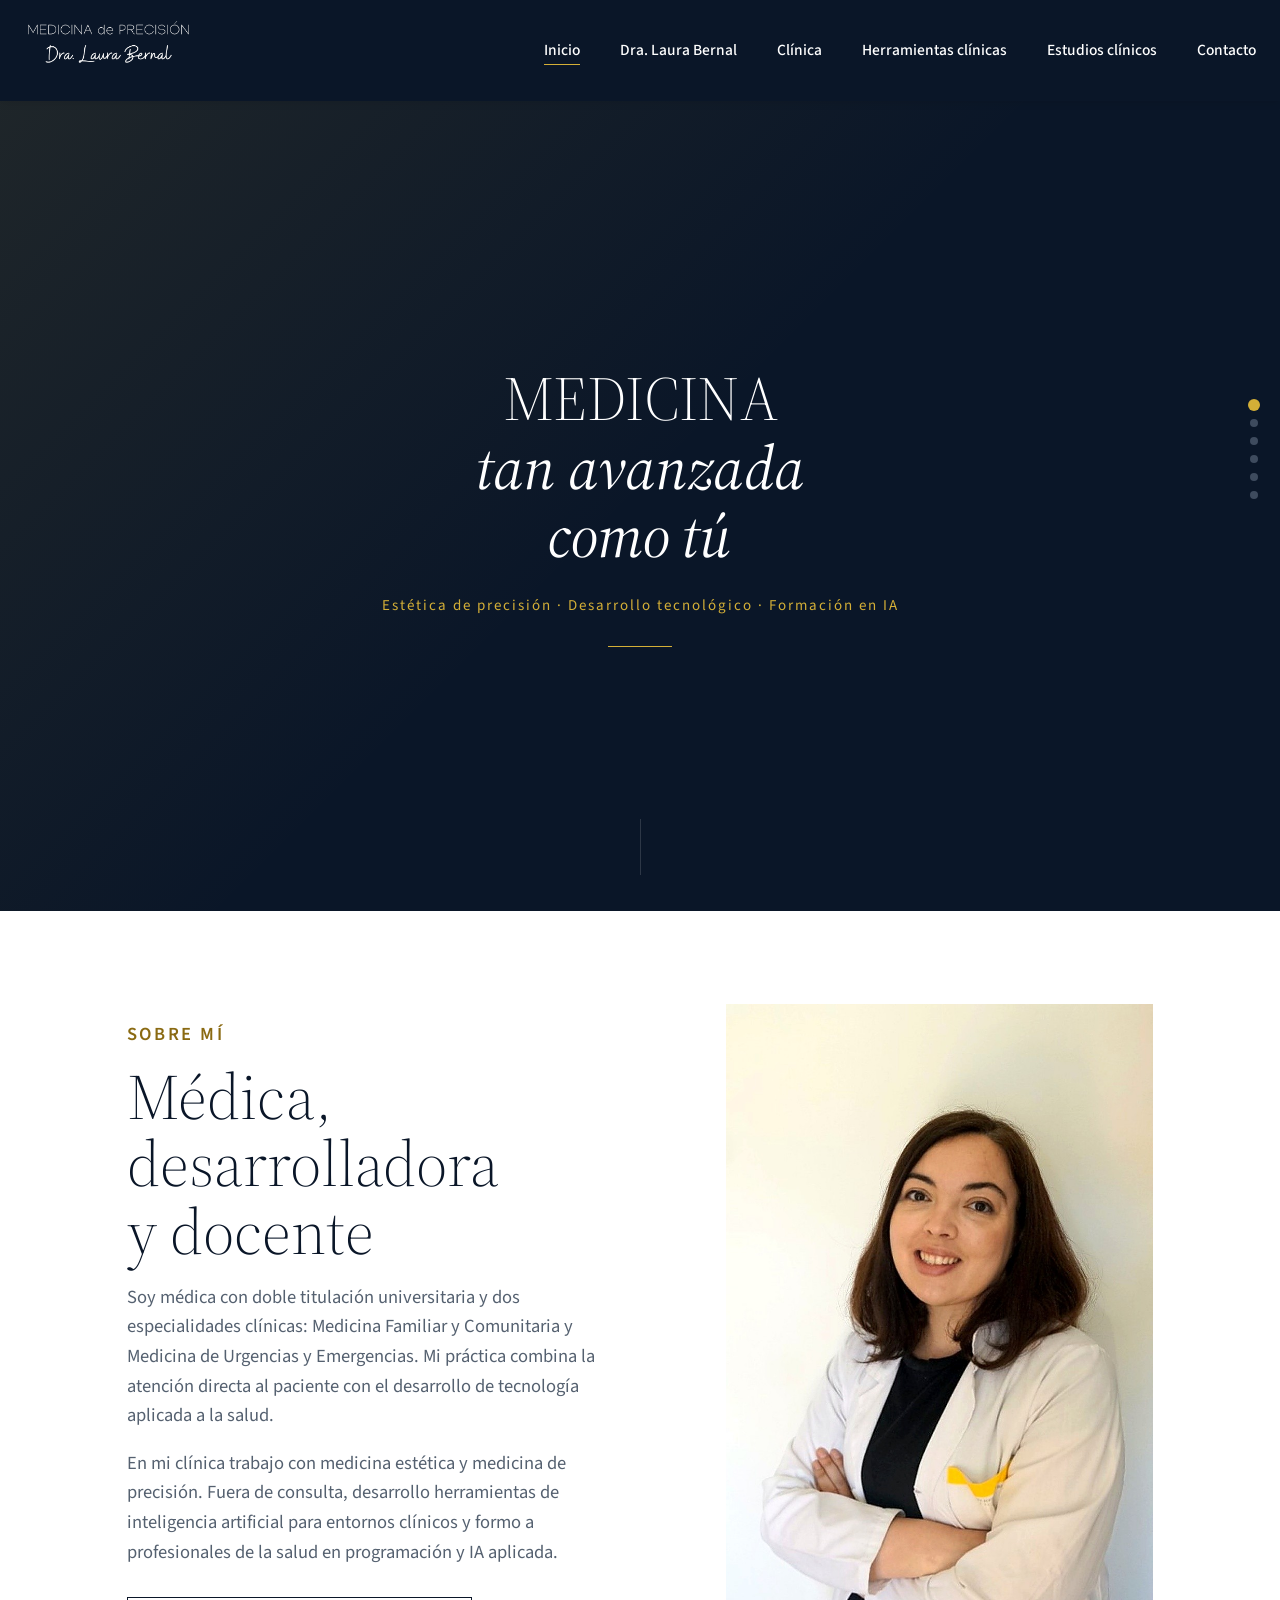
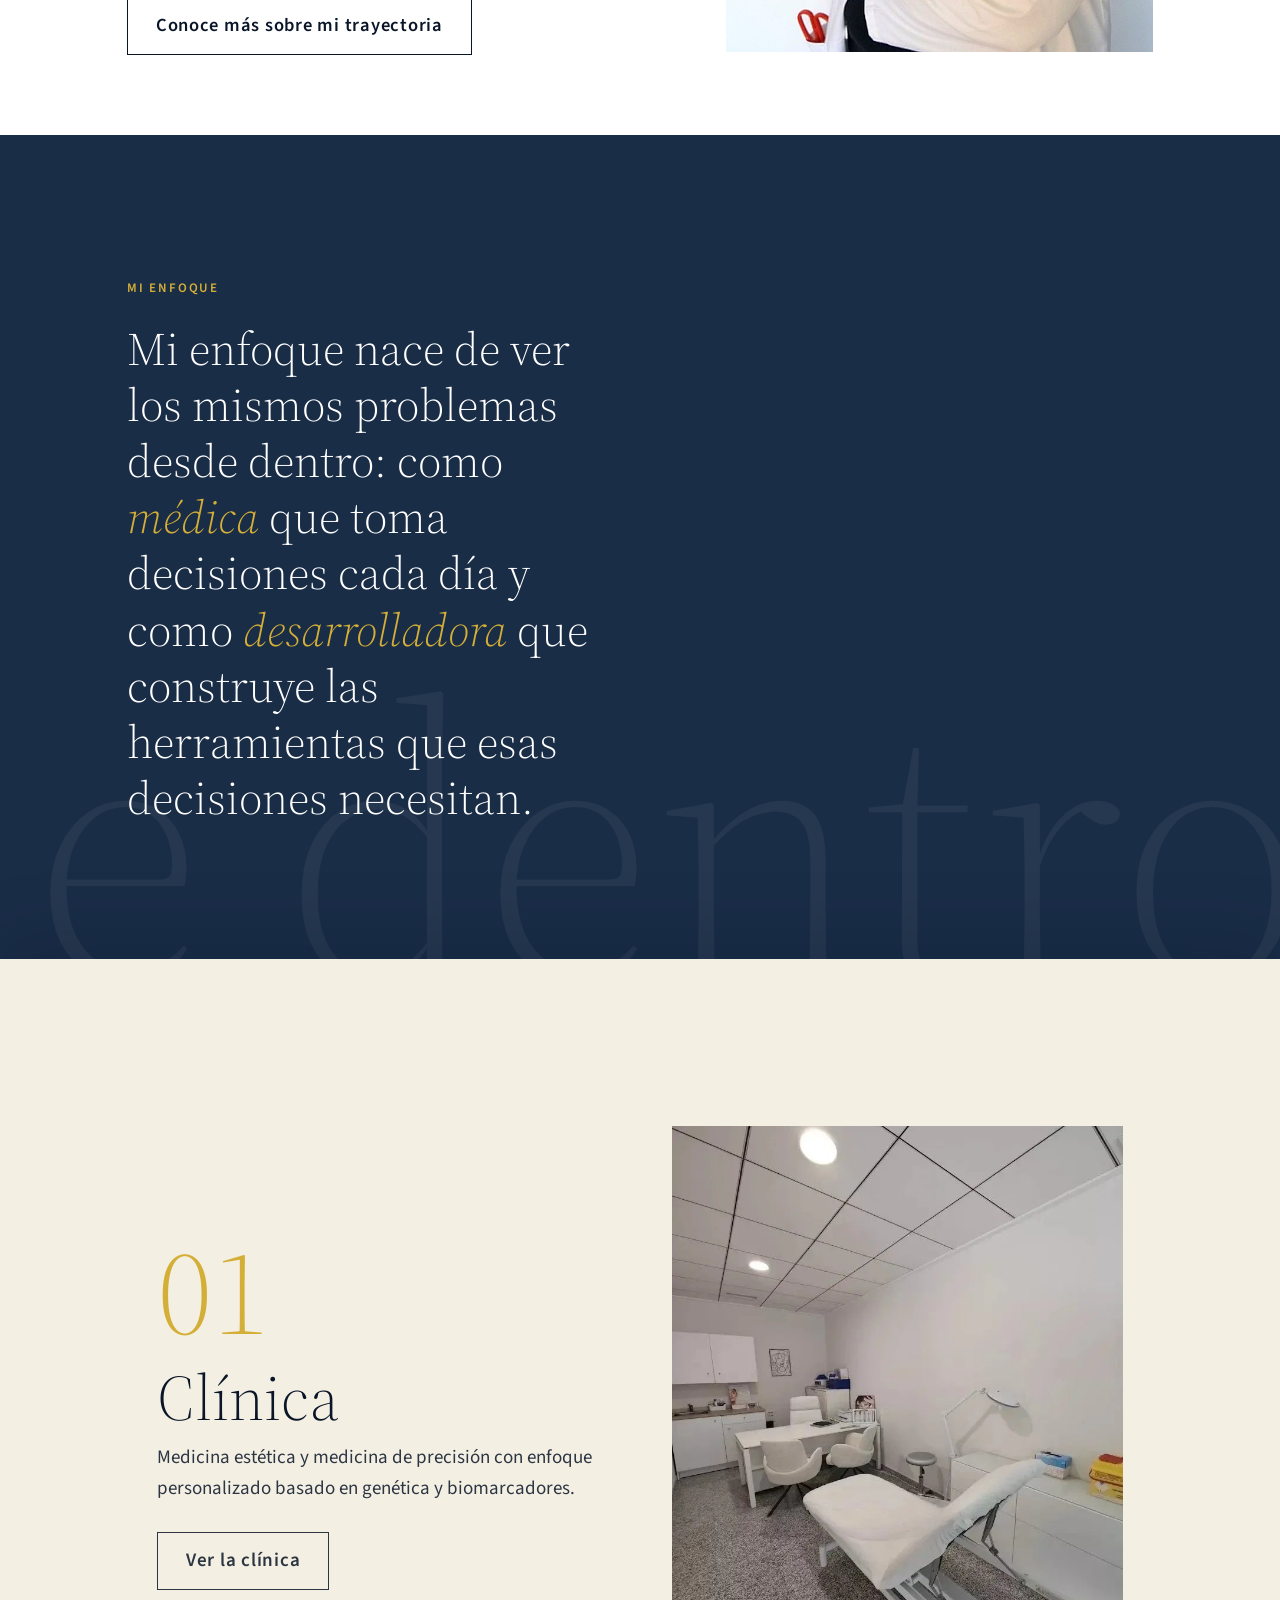
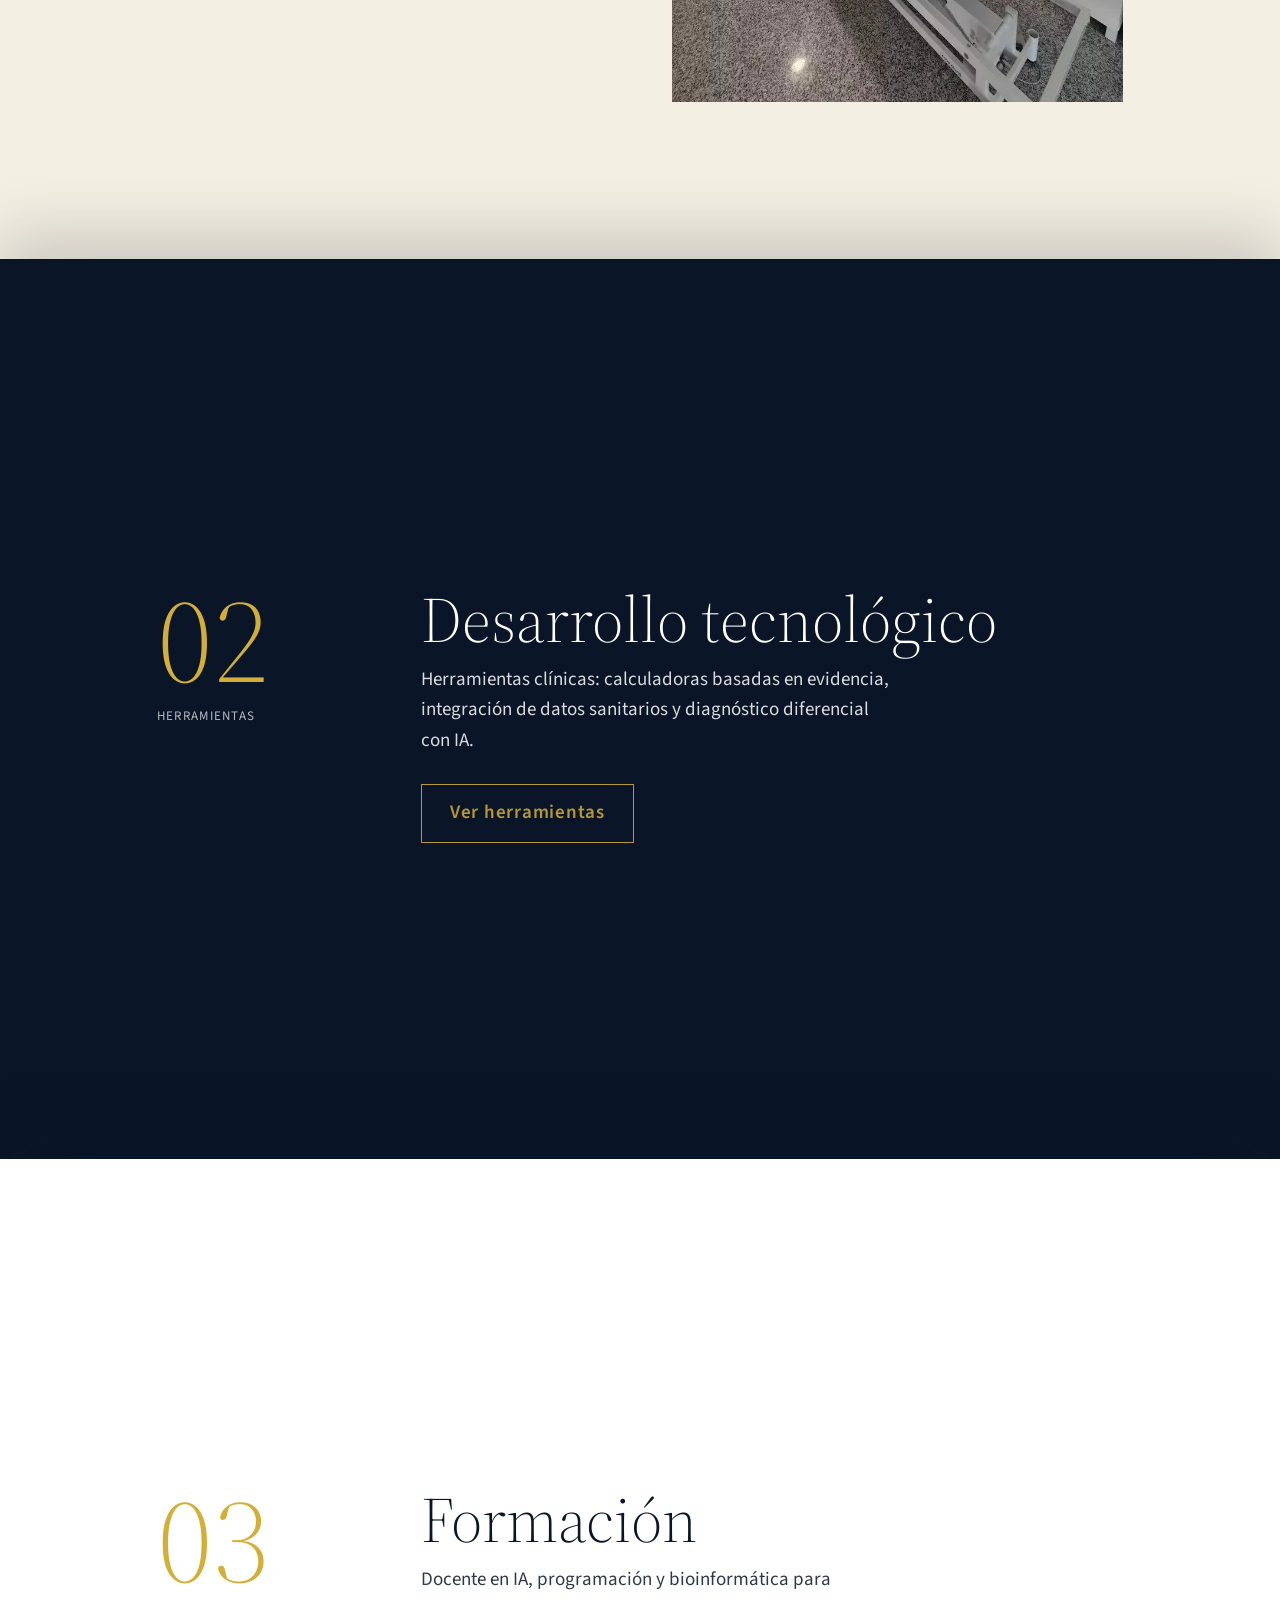
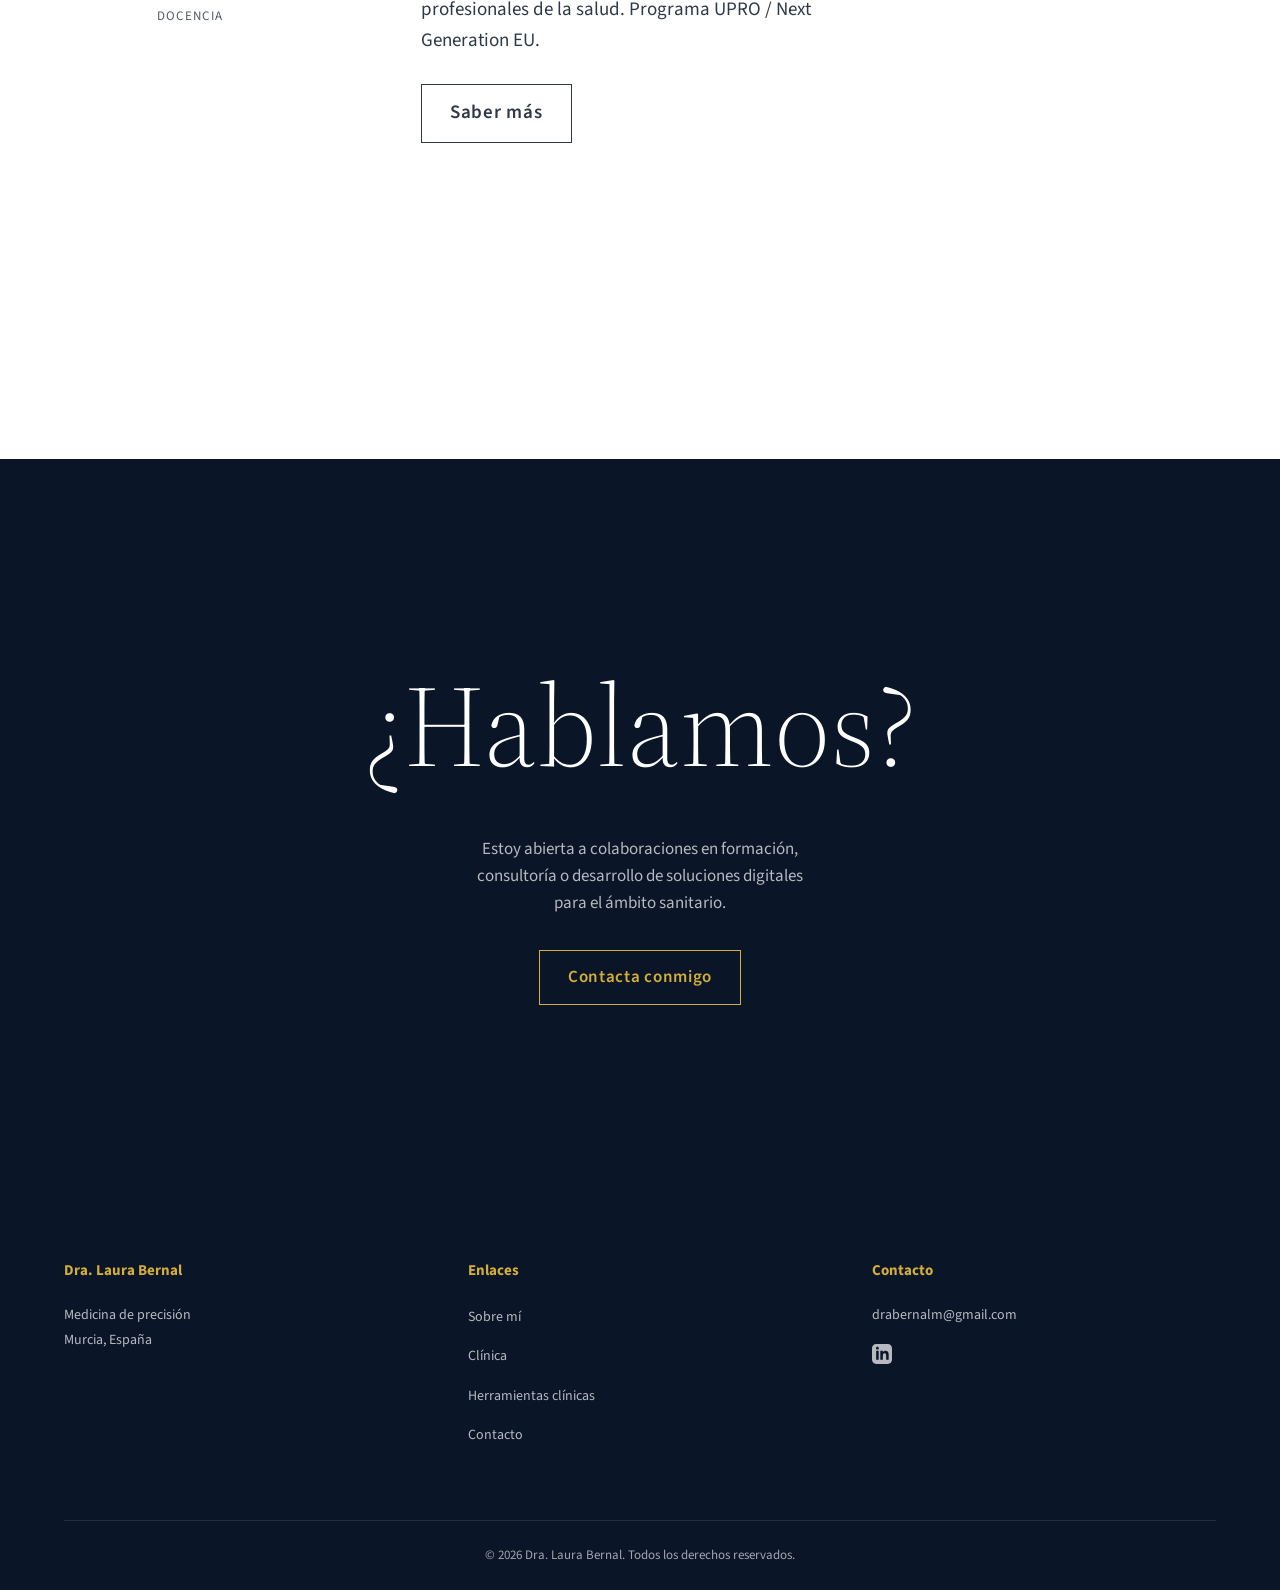
<file: index.html>
<!DOCTYPE html>
<html lang="es">
<head>
    <meta charset="UTF-8">
    <meta name="viewport" content="width=device-width, initial-scale=1.0">
    <meta name="description" content="Dra. Laura Bernal - Medicina de vanguardia: estética de precisión, desarrollo tecnológico y formación en IA">
    <title>Dra. Laura Bernal - Medicina de Precisión</title>
    <link rel="stylesheet" href="css/style.css">
    <link rel="stylesheet" href="css/inmersiva.css">
    <script>document.documentElement.classList.add('js');</script>
</head>
<body>
    <header class="header">
        <nav class="nav">
            <div class="nav-logo">
                <a href="index.html" class="nav-logo-link" aria-label="Dra. Laura Bernal · Inicio"><img src="images/logo.png" alt="Dra. Laura Bernal" class="nav-logo-img" width="2400" height="852"></a>
            </div>
            <ul class="nav-menu">
                <li><a href="index.html" class="active">Inicio</a></li>
                <li><a href="sobre-mi.html">Dra. Laura Bernal</a></li>
                <li><a href="clinica.html">Clínica</a></li>
                <li><a href="tools/index.html">Herramientas clínicas</a></li>
                <li><a href="estudios.html">Estudios clínicos</a></li>
                <li><a href="contacto.html">Contacto</a></li>
            </ul>
            <button class="nav-toggle" aria-label="Abrir menú" aria-expanded="false">
                <span></span>
                <span></span>
                <span></span>
            </button>
        </nav>
    </header>

    <main>
        <section class="hero">
            <div class="hero-content hero-centered">
                <div class="hero-text">
                    <h1>
                        <span class="hero-title-main">MEDICINA</span>
                        <span class="hero-title-main">tan avanzada</span>
                        <span class="hero-title-main">como tú</span>
                    </h1>
                    <p class="hero-subtitle">Estética de precisión · Desarrollo tecnológico · Formación en IA</p>
                </div>
            </div>
        </section>

        <section class="im-pn im-light">
  <div class="im-w im-twocol">
    <div>
      <p class="im-eyebrow im-dk im-rv">Sobre mí</p>
      <h2 class="im-mid-t im-rv im-d1" style="margin-top:14px">Médica, desarrolladora y docente</h2>
      <p class="im-rv im-d2">Soy médica con doble titulación universitaria y dos especialidades clínicas: Medicina Familiar y Comunitaria y Medicina de Urgencias y Emergencias. Mi práctica combina la atención directa al paciente con el desarrollo de tecnología aplicada a la salud.</p>
      <p class="im-rv im-d2">En mi clínica trabajo con medicina estética y medicina de precisión. Fuera de consulta, desarrollo herramientas de inteligencia artificial para entornos clínicos y formo a profesionales de la salud en programación y IA aplicada.</p>
      <p class="im-rv im-d3" style="margin-top:30px"><a class="im-btn im-dk" href="sobre-mi.html">Conoce más sobre mi trayectoria</a></p>
    </div>
    <div class="im-ph im-rv im-d1"><img src="images/laura-bernal.jpg" alt="Dra. Laura Bernal"></div>
  </div>
</section>

<section class="im-pn im-dark2">
  <span class="im-ghost" aria-hidden="true">desde dentro</span>
  <div class="im-w">
    <p class="im-eyebrow im-rv">Mi enfoque</p>
    <p class="im-quote im-rv im-d1" style="margin-top:22px">Mi enfoque nace de ver los mismos problemas desde dentro: como <em>médica</em> que toma decisiones cada día y como <em>desarrolladora</em> que construye las herramientas que esas decisiones necesitan.</p>
  </div>
</section>

<section class="im-sheet im-s-cream">
  <div class="im-w im-ph">
    <div><div class="im-num">01</div><h2 style="margin-top:18px">Clínica</h2>
      <p>Medicina estética y medicina de precisión con enfoque personalizado basado en genética y biomarcadores.</p>
      <p style="margin-top:28px"><a class="im-btn im-dk" href="clinica.html">Ver la clínica</a></p></div>
    <img class="im-side-ph" src="images/clinica-consulta.jpg" alt="Consulta de la clínica">
  </div>
</section>
<section class="im-sheet im-s-dark">
  <div class="im-w"><div><div class="im-num">02</div><div class="im-when">Herramientas</div></div>
    <div><h2>Desarrollo tecnológico</h2>
      <p>Herramientas clínicas: calculadoras basadas en evidencia, integración de datos sanitarios y diagnóstico diferencial con IA.</p>
      <p style="margin-top:28px"><a class="im-btn" href="tools/index.html">Ver herramientas</a></p></div></div>
</section>
<section class="im-sheet im-s-light">
  <div class="im-w"><div><div class="im-num">03</div><div class="im-when">Docencia</div></div>
    <div><h2>Formación</h2>
      <p>Docente en IA, programación y bioinformática para profesionales de la salud. Programa UPRO / Next Generation EU.</p>
      <p style="margin-top:28px"><a class="im-btn im-dk" href="sobre-mi.html">Saber más</a></p></div></div>
</section>

<section class="im-end"><div><h2 class="im-rv">¿Hablamos?</h2>
  <p class="im-rv im-d1">Estoy abierta a colaboraciones en formación, consultoría o desarrollo de soluciones digitales para el ámbito sanitario.</p>
  <a class="im-btn im-rv im-d2" href="contacto.html">Contacta conmigo</a></div></section>
        </main>

    <footer class="footer">
        <div class="container">
            <div class="footer-content">
                <div class="footer-section">
                    <h4>Dra. Laura Bernal</h4>
                    <p>Medicina de precisión<br>Murcia, España</p>
                </div>
                <div class="footer-section">
                    <h4>Enlaces</h4>
                    <ul>
                        <li><a href="sobre-mi.html">Sobre mí</a></li>
                        <li><a href="clinica.html">Clínica</a></li>
                        <li><a href="tools/index.html">Herramientas clínicas</a></li>
                        <li><a href="contacto.html">Contacto</a></li>
                    </ul>
                </div>
                <div class="footer-section">
                    <h4>Contacto</h4>
                    <p>
                        <a href="mailto:drabernalm@gmail.com">drabernalm@gmail.com</a>
                    </p>
                    <div class="footer-social">
                        <a href="https://www.linkedin.com/in/laura-bernal-4a9760118/" target="_blank" rel="noopener" aria-label="LinkedIn">
                            <svg xmlns="http://www.w3.org/2000/svg" width="20" height="20" viewBox="0 0 24 24" fill="currentColor">
                                <path d="M19 0h-14c-2.761 0-5 2.239-5 5v14c0 2.761 2.239 5 5 5h14c2.762 0 5-2.239 5-5v-14c0-2.761-2.238-5-5-5zm-11 19h-3v-11h3v11zm-1.5-12.268c-.966 0-1.75-.79-1.75-1.764s.784-1.764 1.75-1.764 1.75.79 1.75 1.764-.783 1.764-1.75 1.764zm13.5 12.268h-3v-5.604c0-3.368-4-3.113-4 0v5.604h-3v-11h3v1.765c1.396-2.586 7-2.777 7 2.476v6.759z"/>
                            </svg>
                        </a>
                    </div>
                </div>
            </div>
            <div class="footer-bottom">
                <p>&copy; 2026 Dra. Laura Bernal. Todos los derechos reservados.</p>
            </div>
        </div>
    </footer>

    <script src="js/main.js"></script>
    <script src="js/inmersiva.js"></script>
</body>
</html>
</file>
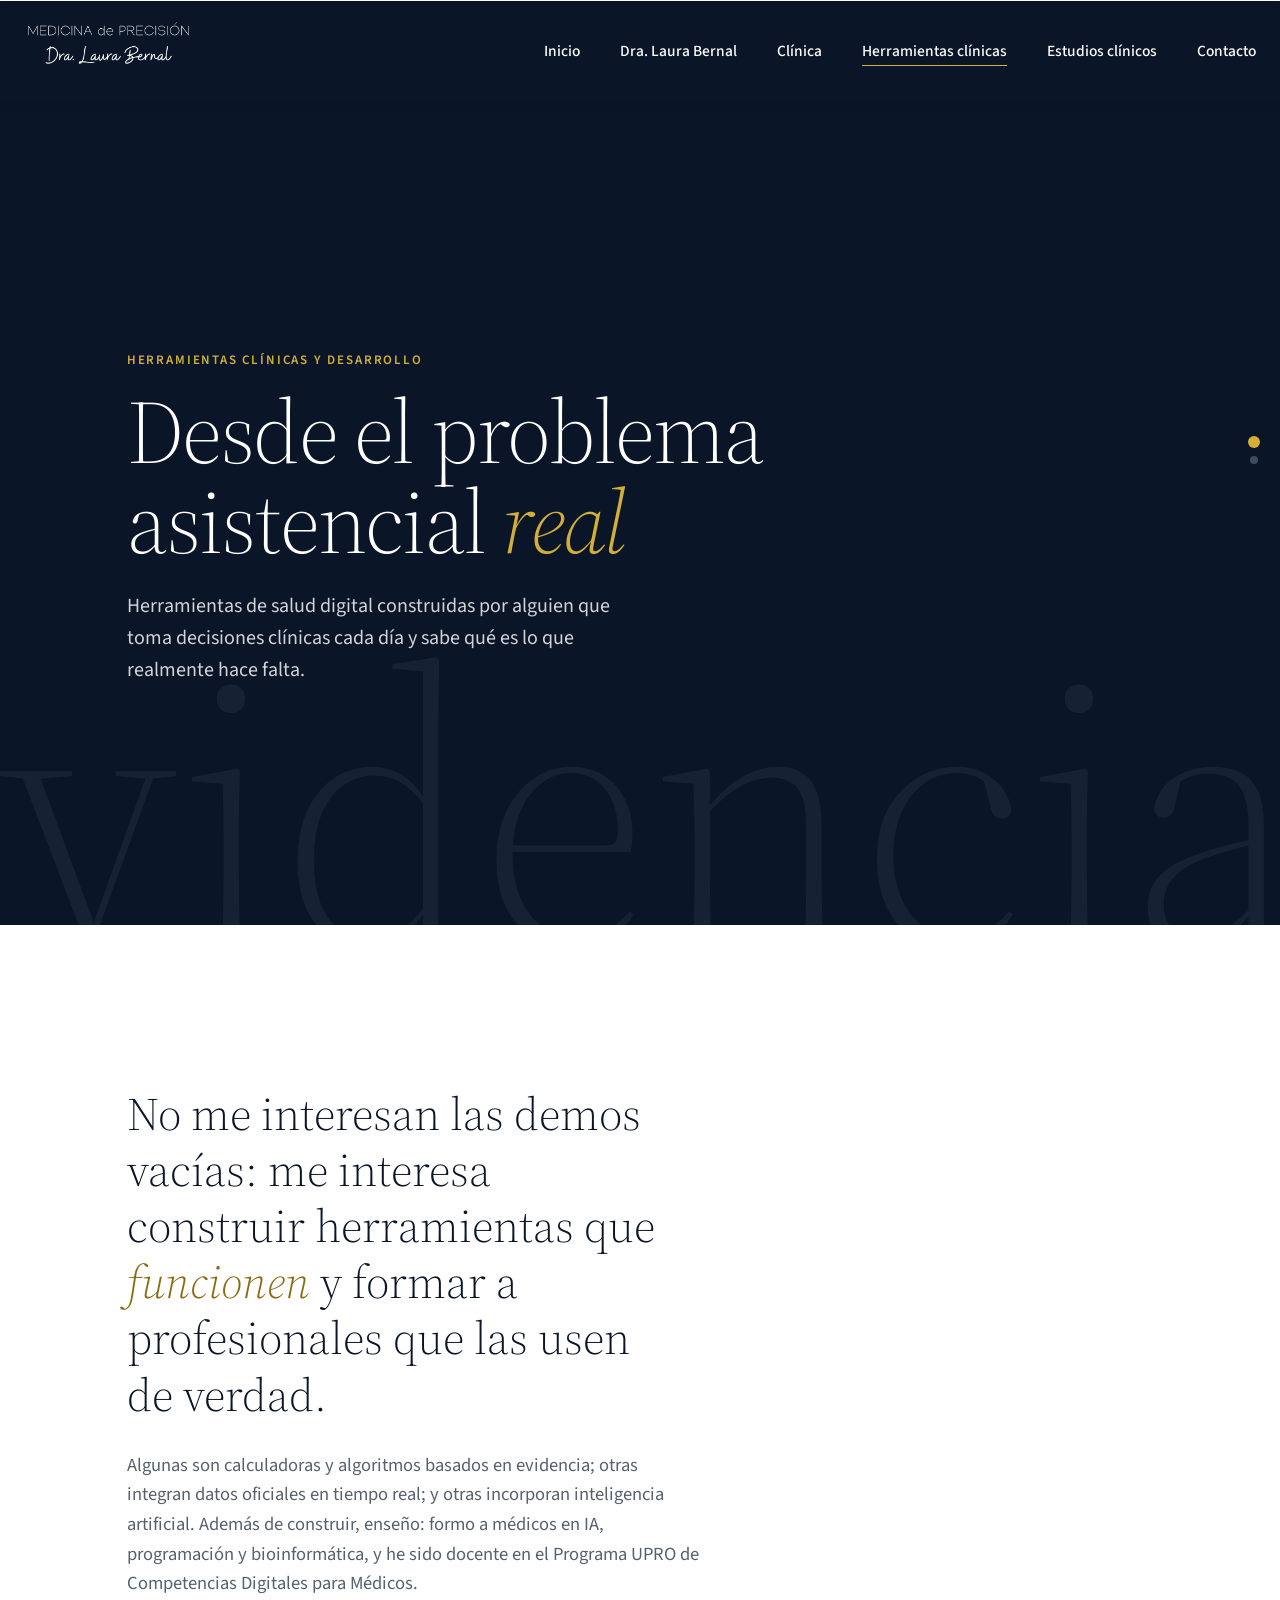
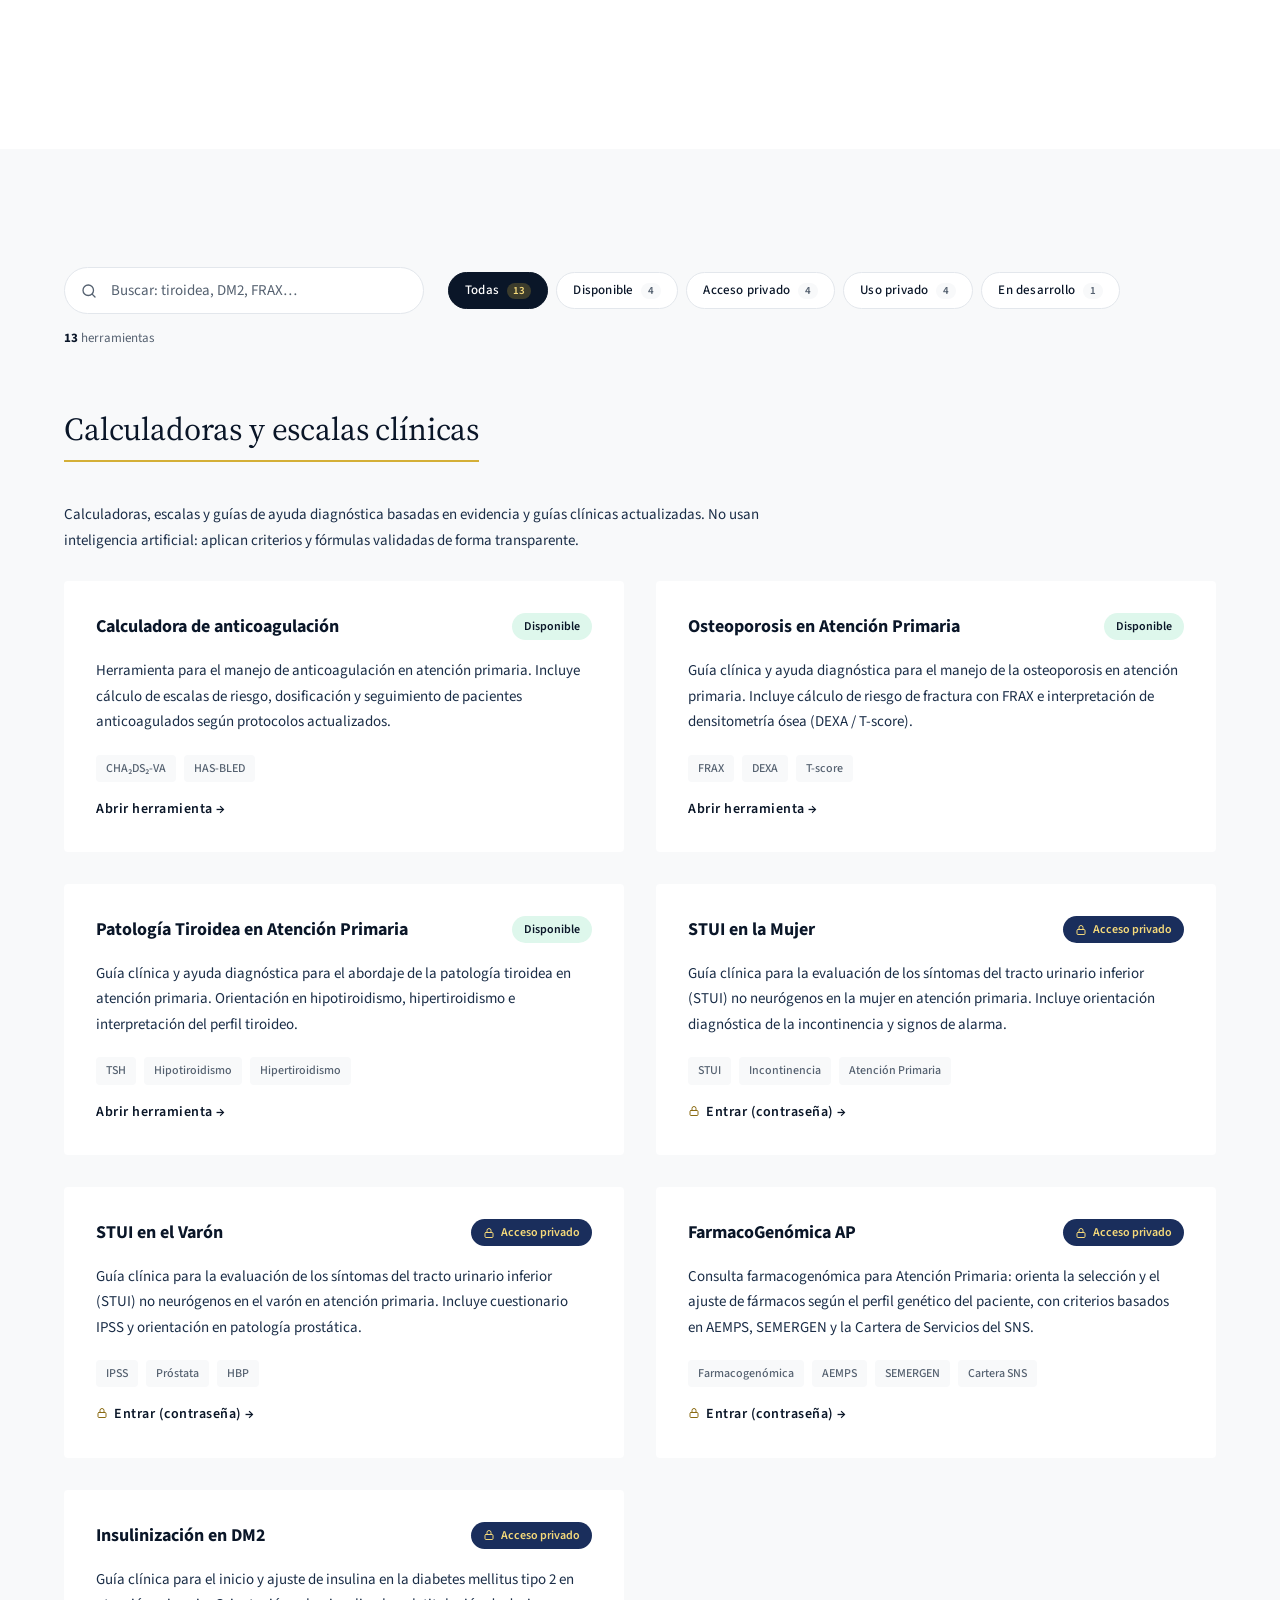
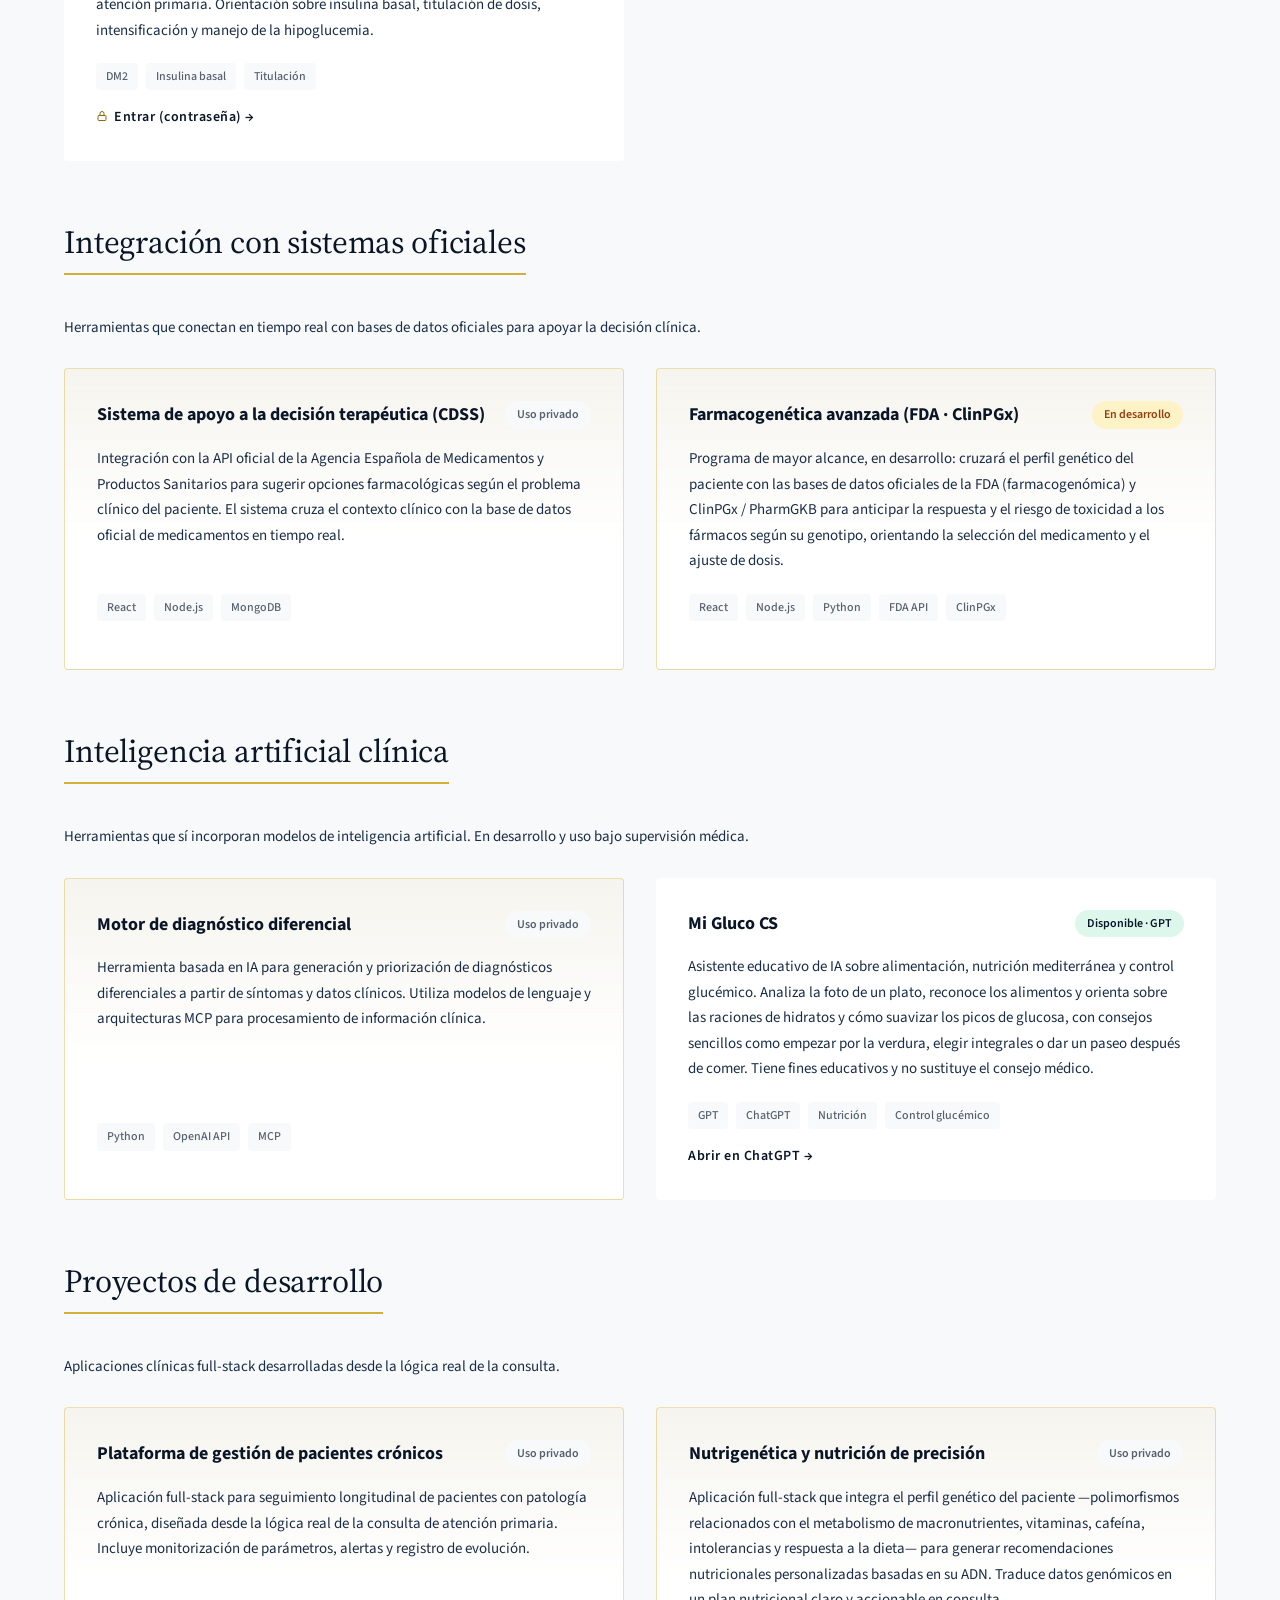
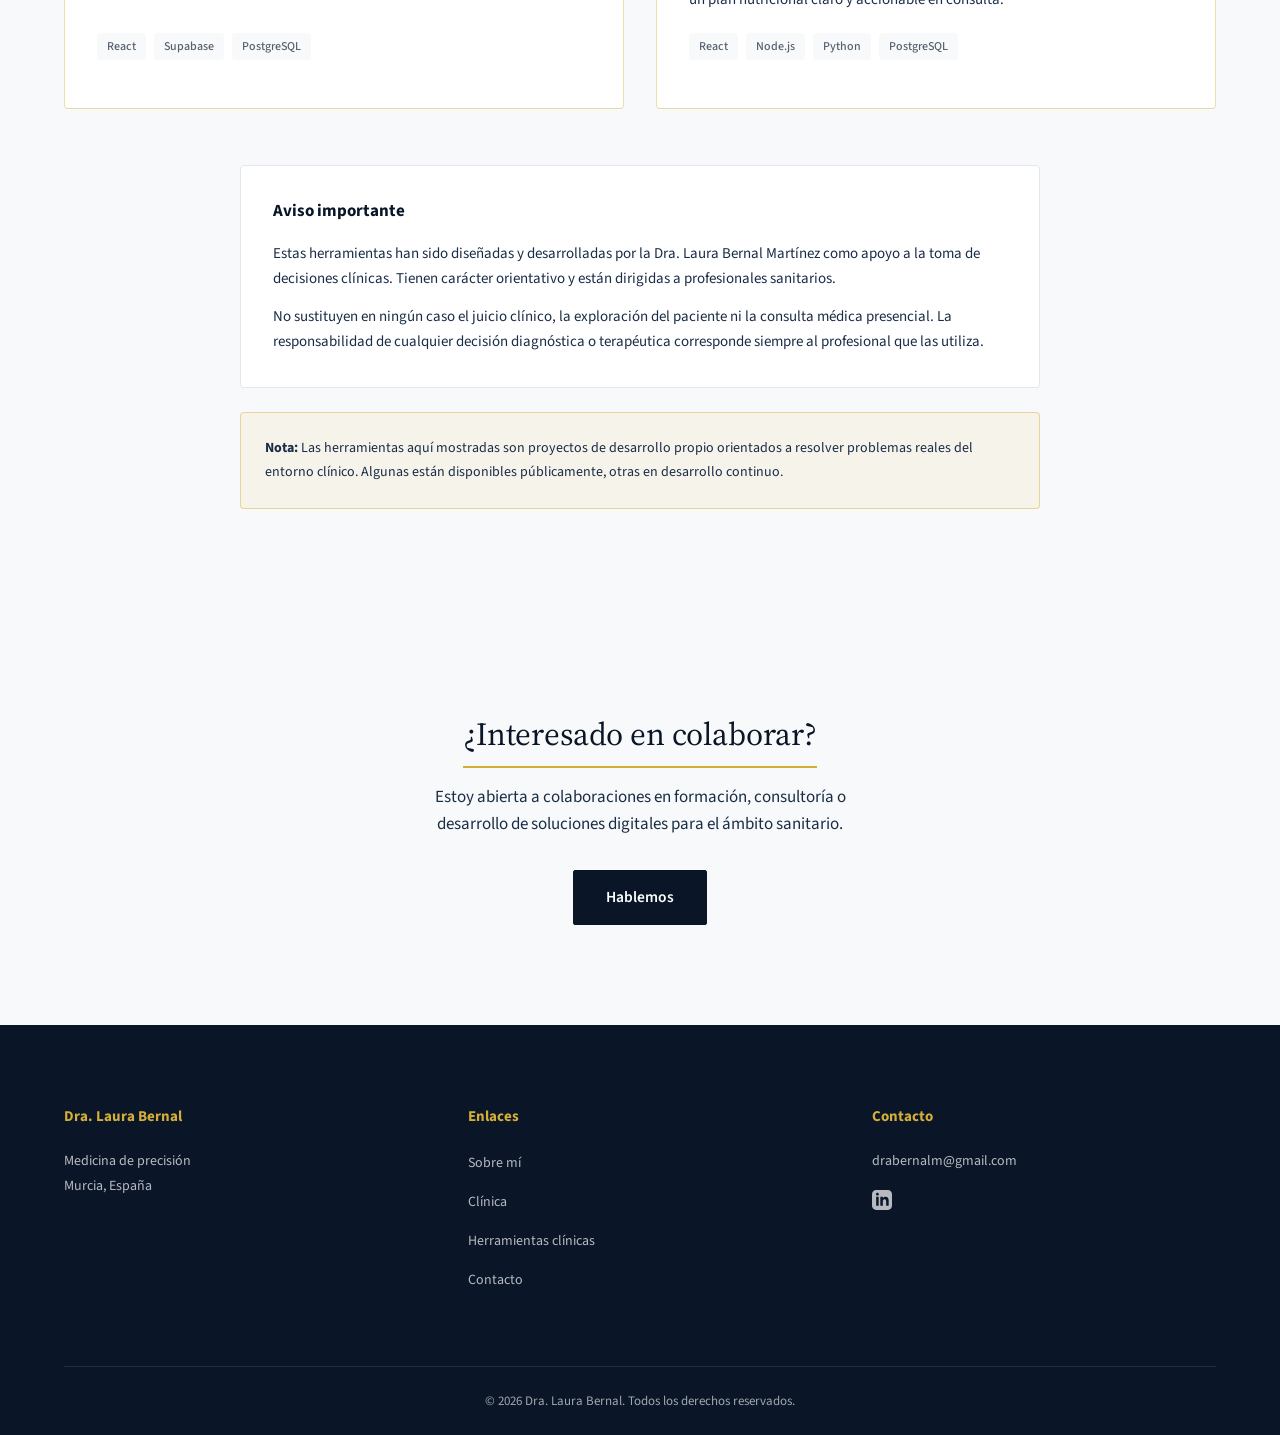
<file: tools/index.html>
<!DOCTYPE html>
<html lang="es">
<head>
    <meta charset="UTF-8">
    <meta name="viewport" content="width=device-width, initial-scale=1.0">
    <meta name="description" content="Herramientas clínicas y de desarrollo de la Dra. Laura Bernal: calculadoras y escalas basadas en evidencia, integración de datos oficiales e inteligencia artificial clínica">
    <title>Herramientas clínicas - Dra. Laura Bernal</title>
    <link rel="stylesheet" href="../css/style.css">
    <link rel="stylesheet" href="../css/pages.css">
    <link rel="stylesheet" href="../css/inmersiva.css">
    <script>document.documentElement.classList.add('js');</script>
</head>
<body>
    <header class="header">
        <nav class="nav">
            <div class="nav-logo">
                <a href="../index.html" class="nav-logo-link" aria-label="Dra. Laura Bernal · Inicio"><img src="../images/logo.png" alt="Dra. Laura Bernal" class="nav-logo-img" width="2400" height="852"></a>
            </div>
            <ul class="nav-menu">
                <li><a href="../index.html">Inicio</a></li>
                <li><a href="../sobre-mi.html">Dra. Laura Bernal</a></li>
                <li><a href="../clinica.html">Clínica</a></li>
                <li><a href="index.html" class="active">Herramientas clínicas</a></li>
                <li><a href="../estudios.html">Estudios clínicos</a></li>
                <li><a href="../contacto.html">Contacto</a></li>
            </ul>
            <button class="nav-toggle" aria-label="Abrir menú" aria-expanded="false">
                <span></span>
                <span></span>
                <span></span>
            </button>
        </nav>
    </header>

    <main>
        <section class="im-pn im-dark im-hero-h">
  <span class="im-ghost" aria-hidden="true">evidencia</span>
  <div class="im-w">
    <p class="im-eyebrow im-rv">Herramientas clínicas y desarrollo</p>
    <h1 class="im-big im-rv im-d1" style="margin-top:16px">Desde el problema<br>asistencial <em>real</em></h1>
    <p class="im-lead-s im-rv im-d2" style="max-width:52ch">Herramientas de salud digital construidas por alguien que toma decisiones clínicas cada día y sabe qué es lo que realmente hace falta.</p>
  </div>
</section>

<section class="im-pn im-light">
  <div class="im-w">
    <p class="im-quote im-rv" style="color:var(--ink);max-width:24ch">No me interesan las demos vacías: me interesa construir herramientas que <em style="color:var(--gold-ink)">funcionen</em> y formar a profesionales que las usen de verdad.</p>
    <p class="im-rv im-d1" style="color:var(--mid);font-size:18.5px;margin-top:28px;max-width:64ch">Algunas son calculadoras y algoritmos basados en evidencia; otras integran datos oficiales en tiempo real; y otras incorporan inteligencia artificial. Además de construir, enseño: formo a médicos en IA, programación y bioinformática, y he sido docente en el Programa UPRO de Competencias Digitales para Médicos.</p>
  </div>
</section>

        <section class="tools-list">
            <div class="container">
                <div class="tools-toolbar" role="search" data-tools-toolbar>
                    <div class="tools-search">
                        <svg class="tools-search-icon" aria-hidden="true" width="18" height="18" viewBox="0 0 24 24" fill="none" stroke="currentColor" stroke-width="1.75" stroke-linecap="round" stroke-linejoin="round"><circle cx="11" cy="11" r="7"/><path d="m20 20-3.5-3.5"/></svg>
                        <label for="toolSearch" class="visually-hidden">Buscar herramienta</label>
                        <input type="search" id="toolSearch" placeholder="Buscar: tiroidea, DM2, FRAX…" autocomplete="off" spellcheck="false">
                        <button type="button" class="tools-search-clear" aria-label="Borrar búsqueda" hidden>
                            <svg aria-hidden="true" width="14" height="14" viewBox="0 0 24 24" fill="none" stroke="currentColor" stroke-width="2" stroke-linecap="round"><path d="M18 6 6 18M6 6l12 12"/></svg>
                        </button>
                    </div>
                    <div class="tools-filters" role="group" aria-label="Filtrar por estado">
                        <button type="button" class="tools-filter" data-filter="todas" aria-pressed="true">Todas <span class="tools-filter-n"></span></button>
                        <button type="button" class="tools-filter" data-filter="disponible" aria-pressed="false">Disponible <span class="tools-filter-n"></span></button>
                        <button type="button" class="tools-filter" data-filter="privado" aria-pressed="false">Acceso privado <span class="tools-filter-n"></span></button>
                        <button type="button" class="tools-filter" data-filter="uso-privado" aria-pressed="false">Uso privado <span class="tools-filter-n"></span></button>
                        <button type="button" class="tools-filter" data-filter="desarrollo" aria-pressed="false">En desarrollo <span class="tools-filter-n"></span></button>
                    </div>
                    <p class="tools-count" aria-live="polite"></p>
                </div>

                <div class="tools-empty" hidden>
                    <p>No hay herramientas que coincidan con tu búsqueda.</p>
                    <button type="button" class="btn btn-secondary" data-tools-reset>Ver todas</button>
                </div>

                <div class="tools-section">
                    <h2 class="section-heading">Calculadoras y escalas clínicas</h2>
                    <p class="tools-section-desc">Calculadoras, escalas y guías de ayuda diagnóstica basadas en evidencia y guías clínicas actualizadas. No usan inteligencia artificial: aplican criterios y fórmulas validadas de forma transparente.</p>

                    <div class="tools-grid">
                        <div class="tool-card tool-card--link">
                            <div class="tool-header">
                                <h3>Calculadora de anticoagulación</h3>
                                <span class="tool-badge tool-badge-available">Disponible</span>
                            </div>
                            <p>Herramienta para el manejo de anticoagulación en atención primaria. Incluye cálculo de escalas de riesgo, dosificación y seguimiento de pacientes anticoagulados según protocolos actualizados.</p>
                            <div class="tool-tech">
                                <span>CHA₂DS₂-VA</span>
                                <span>HAS-BLED</span>
                            </div>
                            <a href="anticoagulacion.html" class="tool-link" target="_blank">Abrir herramienta →</a>
                        </div>

                        <div class="tool-card tool-card--link">
                            <div class="tool-header">
                                <h3>Osteoporosis en Atención Primaria</h3>
                                <span class="tool-badge tool-badge-available">Disponible</span>
                            </div>
                            <p>Guía clínica y ayuda diagnóstica para el manejo de la osteoporosis en atención primaria. Incluye cálculo de riesgo de fractura con FRAX e interpretación de densitometría ósea (DEXA / T-score).</p>
                            <div class="tool-tech">
                                <span>FRAX</span>
                                <span>DEXA</span>
                                <span>T-score</span>
                            </div>
                            <a href="osteoporosis.html" class="tool-link" target="_blank">Abrir herramienta →</a>
                        </div>

                        <div class="tool-card tool-card--link">
                            <div class="tool-header">
                                <h3>Patología Tiroidea en Atención Primaria</h3>
                                <span class="tool-badge tool-badge-available">Disponible</span>
                            </div>
                            <p>Guía clínica y ayuda diagnóstica para el abordaje de la patología tiroidea en atención primaria. Orientación en hipotiroidismo, hipertiroidismo e interpretación del perfil tiroideo.</p>
                            <div class="tool-tech">
                                <span>TSH</span>
                                <span>Hipotiroidismo</span>
                                <span>Hipertiroidismo</span>
                            </div>
                            <a href="tiroides.html" class="tool-link" target="_blank">Abrir herramienta →</a>
                        </div>

                        <div class="tool-card tool-card--link">
                            <div class="tool-header">
                                <h3>STUI en la Mujer</h3>
                                <span class="tool-badge tool-badge-private"><svg class="icon-lock" aria-hidden="true" width="12" height="12" viewBox="0 0 24 24" fill="none" stroke="currentColor" stroke-width="2" stroke-linecap="round" stroke-linejoin="round"><rect x="4" y="11" width="16" height="10" rx="2"/><path d="M8 11V7a4 4 0 0 1 8 0v4"/></svg>Acceso privado</span>
                            </div>
                            <p>Guía clínica para la evaluación de los síntomas del tracto urinario inferior (STUI) no neurógenos en la mujer en atención primaria. Incluye orientación diagnóstica de la incontinencia y signos de alarma.</p>
                            <div class="tool-tech">
                                <span>STUI</span>
                                <span>Incontinencia</span>
                                <span>Atención Primaria</span>
                            </div>
                            <a href="stuimujer.html" class="tool-link" target="_blank"><svg class="icon-lock" aria-hidden="true" width="12" height="12" viewBox="0 0 24 24" fill="none" stroke="currentColor" stroke-width="2" stroke-linecap="round" stroke-linejoin="round"><rect x="4" y="11" width="16" height="10" rx="2"/><path d="M8 11V7a4 4 0 0 1 8 0v4"/></svg>Entrar (contraseña) →</a>
                        </div>

                        <div class="tool-card tool-card--link">
                            <div class="tool-header">
                                <h3>STUI en el Varón</h3>
                                <span class="tool-badge tool-badge-private"><svg class="icon-lock" aria-hidden="true" width="12" height="12" viewBox="0 0 24 24" fill="none" stroke="currentColor" stroke-width="2" stroke-linecap="round" stroke-linejoin="round"><rect x="4" y="11" width="16" height="10" rx="2"/><path d="M8 11V7a4 4 0 0 1 8 0v4"/></svg>Acceso privado</span>
                            </div>
                            <p>Guía clínica para la evaluación de los síntomas del tracto urinario inferior (STUI) no neurógenos en el varón en atención primaria. Incluye cuestionario IPSS y orientación en patología prostática.</p>
                            <div class="tool-tech">
                                <span>IPSS</span>
                                <span>Próstata</span>
                                <span>HBP</span>
                            </div>
                            <a href="stuihombre.html" class="tool-link" target="_blank"><svg class="icon-lock" aria-hidden="true" width="12" height="12" viewBox="0 0 24 24" fill="none" stroke="currentColor" stroke-width="2" stroke-linecap="round" stroke-linejoin="round"><rect x="4" y="11" width="16" height="10" rx="2"/><path d="M8 11V7a4 4 0 0 1 8 0v4"/></svg>Entrar (contraseña) →</a>
                        </div>

                        <div class="tool-card tool-card--link">
                            <div class="tool-header">
                                <h3>FarmacoGenómica AP</h3>
                                <span class="tool-badge tool-badge-private"><svg class="icon-lock" aria-hidden="true" width="12" height="12" viewBox="0 0 24 24" fill="none" stroke="currentColor" stroke-width="2" stroke-linecap="round" stroke-linejoin="round"><rect x="4" y="11" width="16" height="10" rx="2"/><path d="M8 11V7a4 4 0 0 1 8 0v4"/></svg>Acceso privado</span>
                            </div>
                            <p>Consulta farmacogenómica para Atención Primaria: orienta la selección y el ajuste de fármacos según el perfil genético del paciente, con criterios basados en AEMPS, SEMERGEN y la Cartera de Servicios del SNS.</p>
                            <div class="tool-tech">
                                <span>Farmacogenómica</span>
                                <span>AEMPS</span>
                                <span>SEMERGEN</span>
                                <span>Cartera SNS</span>
                            </div>
                            <a href="farmacogenomica.html" class="tool-link" target="_blank"><svg class="icon-lock" aria-hidden="true" width="12" height="12" viewBox="0 0 24 24" fill="none" stroke="currentColor" stroke-width="2" stroke-linecap="round" stroke-linejoin="round"><rect x="4" y="11" width="16" height="10" rx="2"/><path d="M8 11V7a4 4 0 0 1 8 0v4"/></svg>Entrar (contraseña) →</a>
                        </div>

                        <div class="tool-card tool-card--link">
                            <div class="tool-header">
                                <h3>Insulinización en DM2</h3>
                                <span class="tool-badge tool-badge-private"><svg class="icon-lock" aria-hidden="true" width="12" height="12" viewBox="0 0 24 24" fill="none" stroke="currentColor" stroke-width="2" stroke-linecap="round" stroke-linejoin="round"><rect x="4" y="11" width="16" height="10" rx="2"/><path d="M8 11V7a4 4 0 0 1 8 0v4"/></svg>Acceso privado</span>
                            </div>
                            <p>Guía clínica para el inicio y ajuste de insulina en la diabetes mellitus tipo 2 en atención primaria. Orientación sobre insulina basal, titulación de dosis, intensificación y manejo de la hipoglucemia.</p>
                            <div class="tool-tech">
                                <span>DM2</span>
                                <span>Insulina basal</span>
                                <span>Titulación</span>
                            </div>
                            <a href="insulinizacion.html" class="tool-link" target="_blank"><svg class="icon-lock" aria-hidden="true" width="12" height="12" viewBox="0 0 24 24" fill="none" stroke="currentColor" stroke-width="2" stroke-linecap="round" stroke-linejoin="round"><rect x="4" y="11" width="16" height="10" rx="2"/><path d="M8 11V7a4 4 0 0 1 8 0v4"/></svg>Entrar (contraseña) →</a>
                        </div>
                    </div>
                </div>

                <div class="tools-section">
                    <h2 class="section-heading">Integración con sistemas oficiales</h2>
                    <p class="tools-section-desc">Herramientas que conectan en tiempo real con bases de datos oficiales para apoyar la decisión clínica.</p>

                    <div class="tools-grid">
                        <div class="tool-card tool-card--dev">
                            <div class="tool-header">
                                <h3>Sistema de apoyo a la decisión terapéutica (CDSS)</h3>
                                <span class="tool-badge">Uso privado</span>
                            </div>
                            <p>Integración con la API oficial de la Agencia Española de Medicamentos y Productos Sanitarios para sugerir opciones farmacológicas según el problema clínico del paciente. El sistema cruza el contexto clínico con la base de datos oficial de medicamentos en tiempo real.</p>
                            <div class="tool-tech">
                                <span>React</span>
                                <span>Node.js</span>
                                <span>MongoDB</span>
                            </div>
                        </div>

                        <div class="tool-card tool-card--dev">
                            <div class="tool-header">
                                <h3>Farmacogenética avanzada (FDA · ClinPGx)</h3>
                                <span class="tool-badge tool-badge-dev">En desarrollo</span>
                            </div>
                            <p>Programa de mayor alcance, en desarrollo: cruzará el perfil genético del paciente con las bases de datos oficiales de la FDA (farmacogenómica) y ClinPGx / PharmGKB para anticipar la respuesta y el riesgo de toxicidad a los fármacos según su genotipo, orientando la selección del medicamento y el ajuste de dosis.</p>
                            <div class="tool-tech">
                                <span>React</span>
                                <span>Node.js</span>
                                <span>Python</span>
                                <span>FDA API</span>
                                <span>ClinPGx</span>
                            </div>
                        </div>
                    </div>
                </div>

                <div class="tools-section">
                    <h2 class="section-heading">Inteligencia artificial clínica</h2>
                    <p class="tools-section-desc">Herramientas que sí incorporan modelos de inteligencia artificial. En desarrollo y uso bajo supervisión médica.</p>

                    <div class="tools-grid">
                        <div class="tool-card tool-card--dev">
                            <div class="tool-header">
                                <h3>Motor de diagnóstico diferencial</h3>
                                <span class="tool-badge">Uso privado</span>
                            </div>
                            <p>Herramienta basada en IA para generación y priorización de diagnósticos diferenciales a partir de síntomas y datos clínicos. Utiliza modelos de lenguaje y arquitecturas MCP para procesamiento de información clínica.</p>
                            <div class="tool-tech">
                                <span>Python</span>
                                <span>OpenAI API</span>
                                <span>MCP</span>
                            </div>
                        </div>

                        <div class="tool-card tool-card--link">
                            <div class="tool-header">
                                <h3>Mi Gluco CS</h3>
                                <span class="tool-badge tool-badge-available">Disponible · GPT</span>
                            </div>
                            <p>Asistente educativo de IA sobre alimentación, nutrición mediterránea y control glucémico. Analiza la foto de un plato, reconoce los alimentos y orienta sobre las raciones de hidratos y cómo suavizar los picos de glucosa, con consejos sencillos como empezar por la verdura, elegir integrales o dar un paseo después de comer. Tiene fines educativos y no sustituye el consejo médico.</p>
                            <div class="tool-tech">
                                <span>GPT</span>
                                <span>ChatGPT</span>
                                <span>Nutrición</span>
                                <span>Control glucémico</span>
                            </div>
                            <a href="https://chatgpt.com/g/g-691b1bd6690c81919d534613531513f7-mi-gluco-cs" class="tool-link" target="_blank" rel="noopener">Abrir en ChatGPT →</a>
                        </div>
                    </div>
                </div>

                <div class="tools-section">
                    <h2 class="section-heading">Proyectos de desarrollo</h2>
                    <p class="tools-section-desc">Aplicaciones clínicas full-stack desarrolladas desde la lógica real de la consulta.</p>

                    <div class="tools-grid">
                        <div class="tool-card tool-card--dev">
                            <div class="tool-header">
                                <h3>Plataforma de gestión de pacientes crónicos</h3>
                                <span class="tool-badge">Uso privado</span>
                            </div>
                            <p>Aplicación full-stack para seguimiento longitudinal de pacientes con patología crónica, diseñada desde la lógica real de la consulta de atención primaria. Incluye monitorización de parámetros, alertas y registro de evolución.</p>
                            <div class="tool-tech">
                                <span>React</span>
                                <span>Supabase</span>
                                <span>PostgreSQL</span>
                            </div>
                        </div>

                        <div class="tool-card tool-card--dev">
                            <div class="tool-header">
                                <h3>Nutrigenética y nutrición de precisión</h3>
                                <span class="tool-badge">Uso privado</span>
                            </div>
                            <p>Aplicación full-stack que integra el perfil genético del paciente —polimorfismos relacionados con el metabolismo de macronutrientes, vitaminas, cafeína, intolerancias y respuesta a la dieta— para generar recomendaciones nutricionales personalizadas basadas en su ADN. Traduce datos genómicos en un plan nutricional claro y accionable en consulta.</p>
                            <div class="tool-tech">
                                <span>React</span>
                                <span>Node.js</span>
                                <span>Python</span>
                                <span>PostgreSQL</span>
                            </div>
                        </div>
                    </div>
                </div>
                
                <div class="tools-disclaimer">
                    <h3>Aviso importante</h3>
                    <p>Estas herramientas han sido diseñadas y desarrolladas por la Dra. Laura Bernal Martínez como apoyo a la toma de decisiones clínicas. Tienen carácter orientativo y están dirigidas a profesionales sanitarios.</p>
                    <p>No sustituyen en ningún caso el juicio clínico, la exploración del paciente ni la consulta médica presencial. La responsabilidad de cualquier decisión diagnóstica o terapéutica corresponde siempre al profesional que las utiliza.</p>
                </div>

                <div class="tools-note">
                    <p><strong>Nota:</strong> Las herramientas aquí mostradas son proyectos de desarrollo propio orientados a resolver problemas reales del entorno clínico. Algunas están disponibles públicamente, otras en desarrollo continuo.</p>
                </div>
            </div>
        </section>

        <section class="cta-section">
            <div class="container">
                <h2>¿Interesado en colaborar?</h2>
                <p>Estoy abierta a colaboraciones en formación, consultoría o desarrollo de soluciones digitales para el ámbito sanitario.</p>
                <a href="../contacto.html" class="btn btn-primary">Hablemos</a>
            </div>
        </section>
    </main>

    <footer class="footer">
        <div class="container">
            <div class="footer-content">
                <div class="footer-section">
                    <h4>Dra. Laura Bernal</h4>
                    <p>Medicina de precisión<br>Murcia, España</p>
                </div>
                <div class="footer-section">
                    <h4>Enlaces</h4>
                    <ul>
                        <li><a href="../sobre-mi.html">Sobre mí</a></li>
                        <li><a href="../clinica.html">Clínica</a></li>
                        <li><a href="index.html">Herramientas clínicas</a></li>
                        <li><a href="../contacto.html">Contacto</a></li>
                    </ul>
                </div>
                <div class="footer-section">
                    <h4>Contacto</h4>
                    <p>
                        <a href="mailto:drabernalm@gmail.com">drabernalm@gmail.com</a>
                    </p>
                    <div class="footer-social">
                        <a href="https://www.linkedin.com/in/laura-bernal-4a9760118/" target="_blank" rel="noopener" aria-label="LinkedIn">
                            <svg xmlns="http://www.w3.org/2000/svg" width="20" height="20" viewBox="0 0 24 24" fill="currentColor">
                                <path d="M19 0h-14c-2.761 0-5 2.239-5 5v14c0 2.761 2.239 5 5 5h14c2.762 0 5-2.239 5-5v-14c0-2.761-2.238-5-5-5zm-11 19h-3v-11h3v11zm-1.5-12.268c-.966 0-1.75-.79-1.75-1.764s.784-1.764 1.75-1.764 1.75.79 1.75 1.764-.783 1.764-1.75 1.764zm13.5 12.268h-3v-5.604c0-3.368-4-3.113-4 0v5.604h-3v-11h3v1.765c1.396-2.586 7-2.777 7 2.476v6.759z"/>
                            </svg>
                        </a>
                    </div>
                </div>
            </div>
            <div class="footer-bottom">
                <p>&copy; 2026 Dra. Laura Bernal. Todos los derechos reservados.</p>
            </div>
        </div>
    </footer>

    <script src="../js/main.js"></script>
    <script src="../js/inmersiva.js"></script>
</body>
</html>
</file>
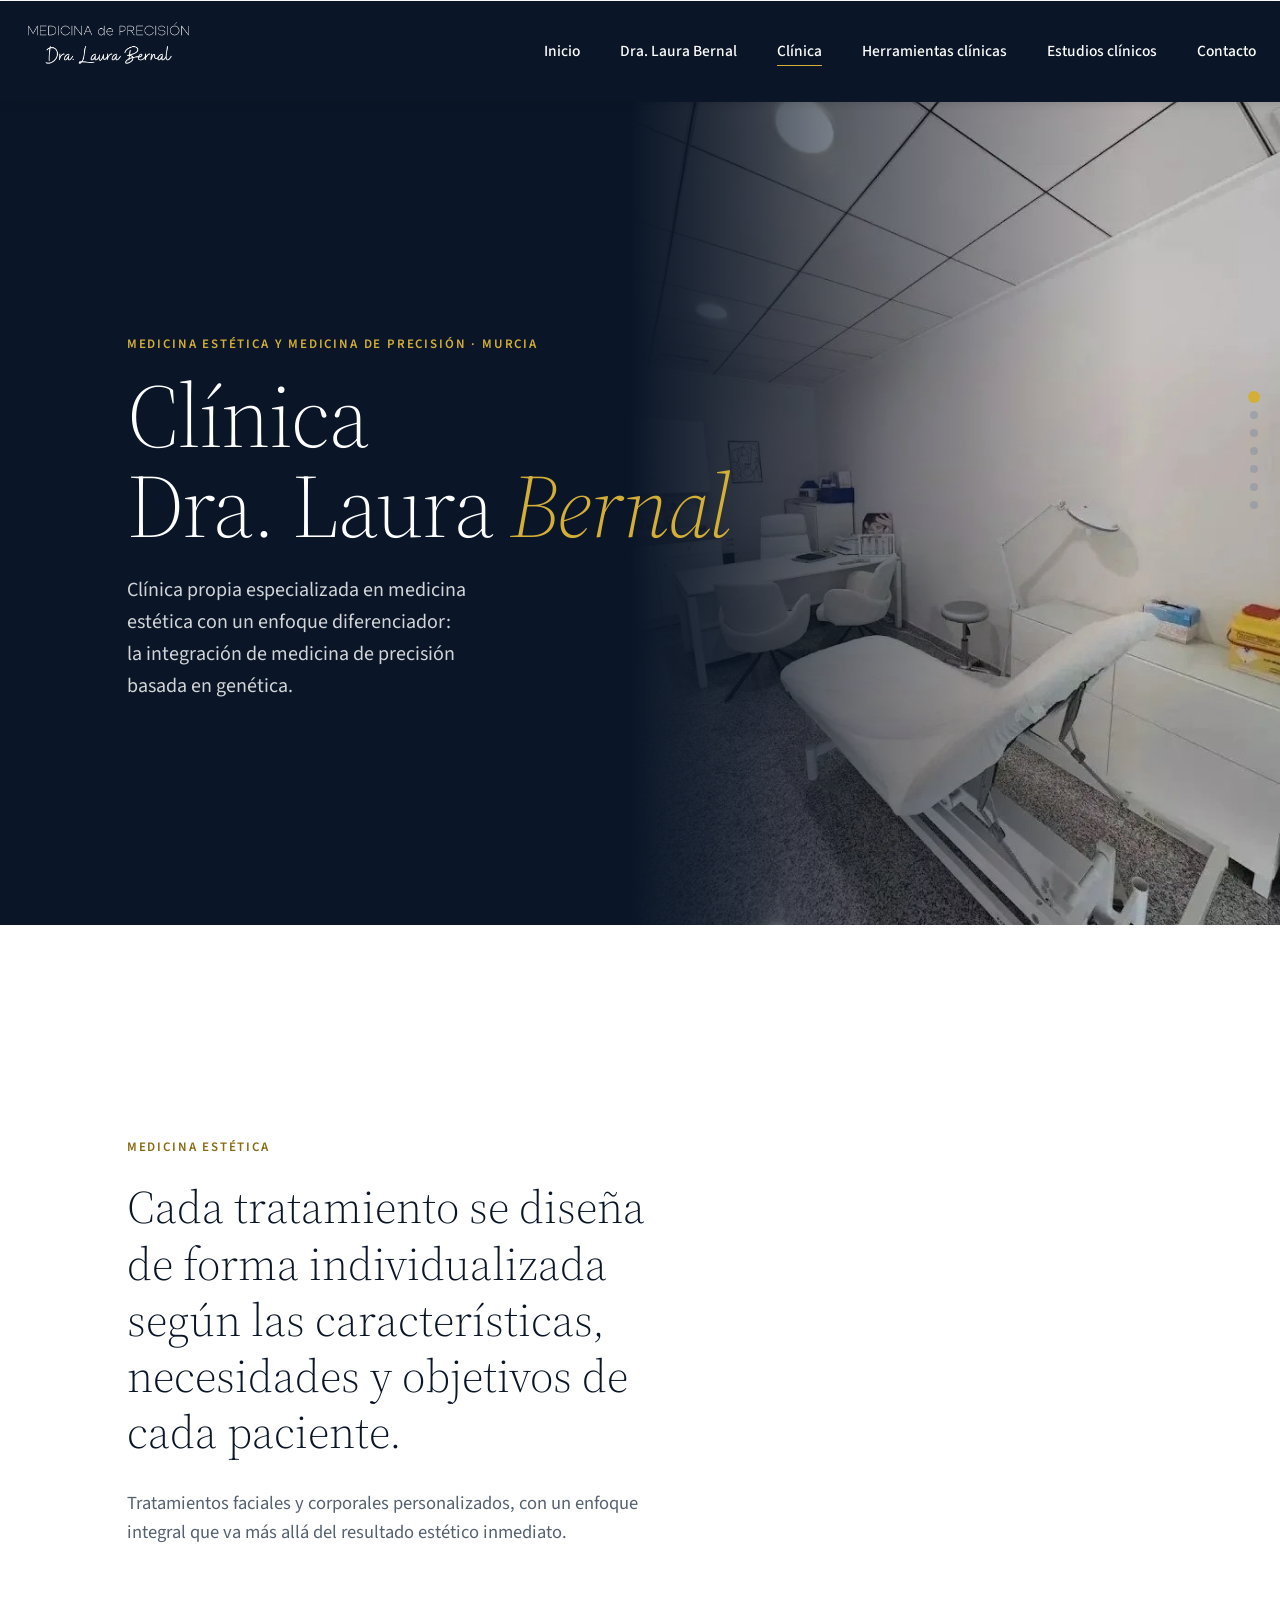
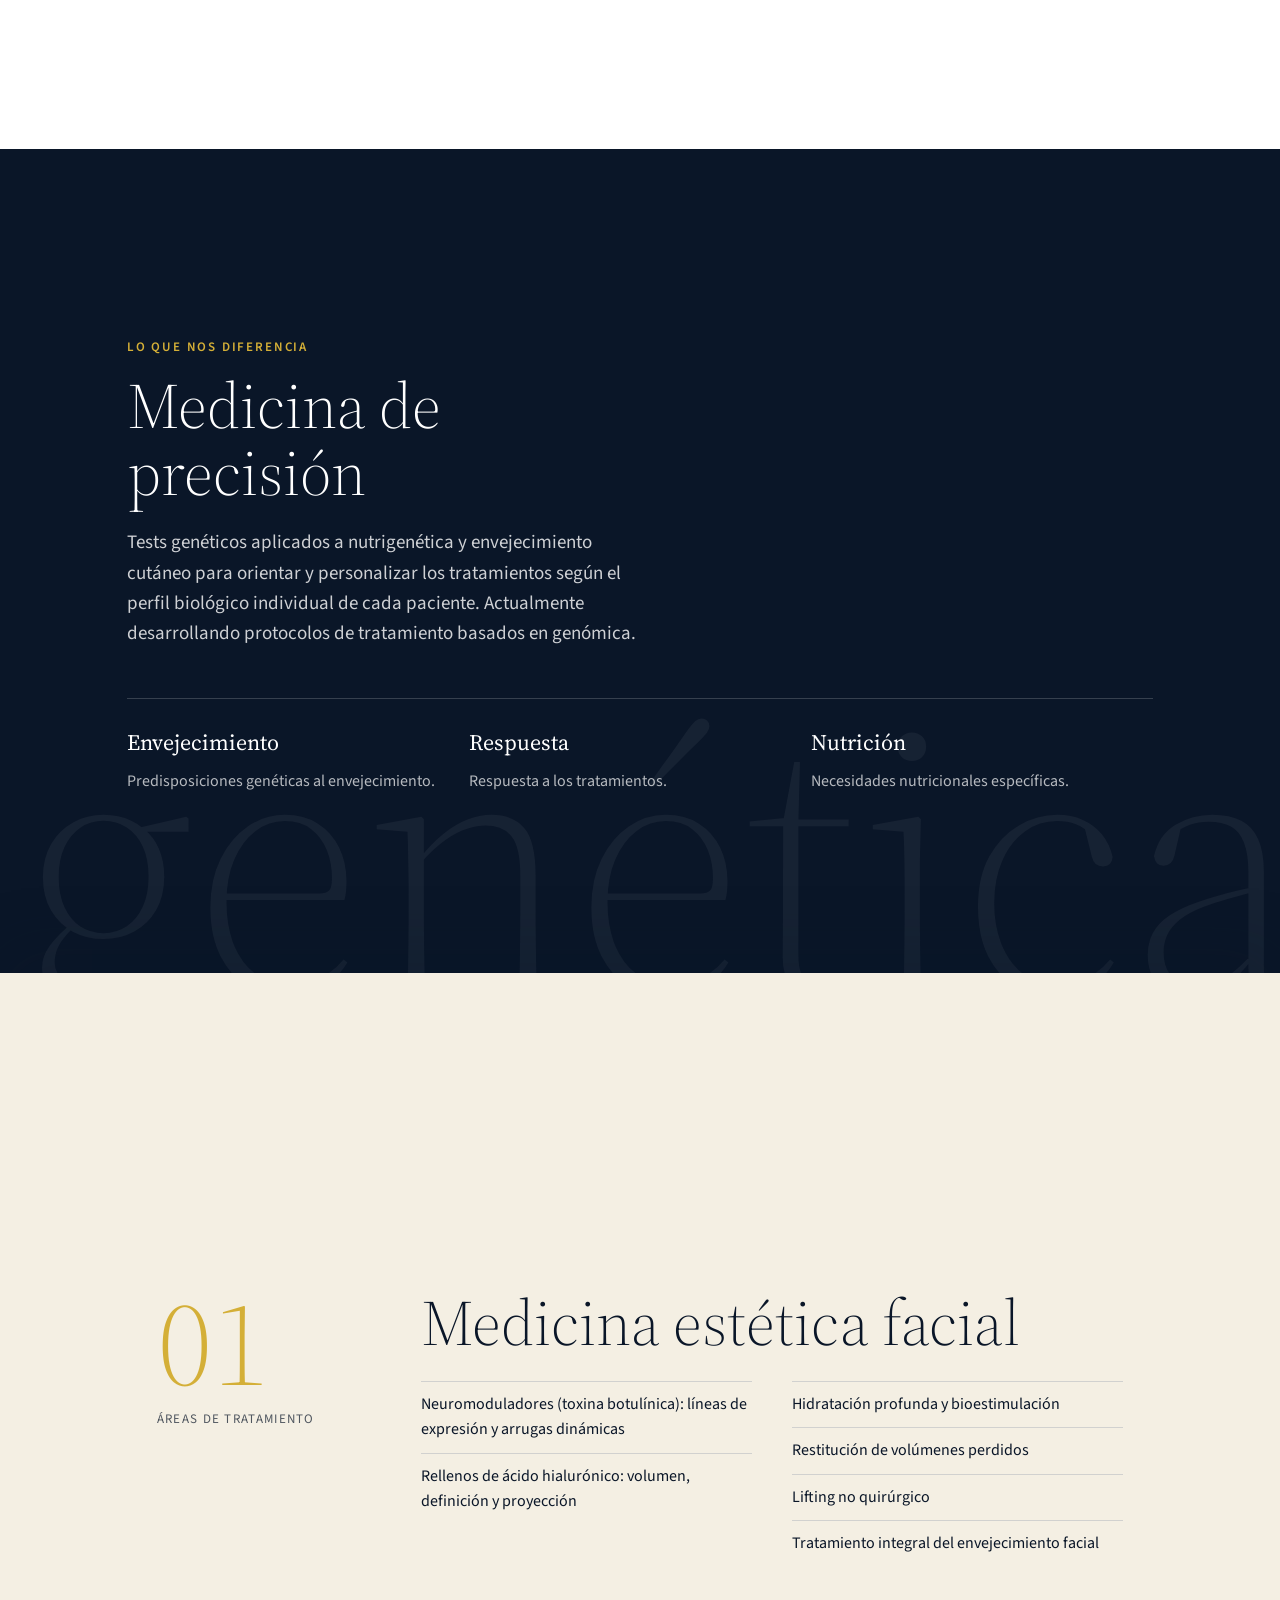
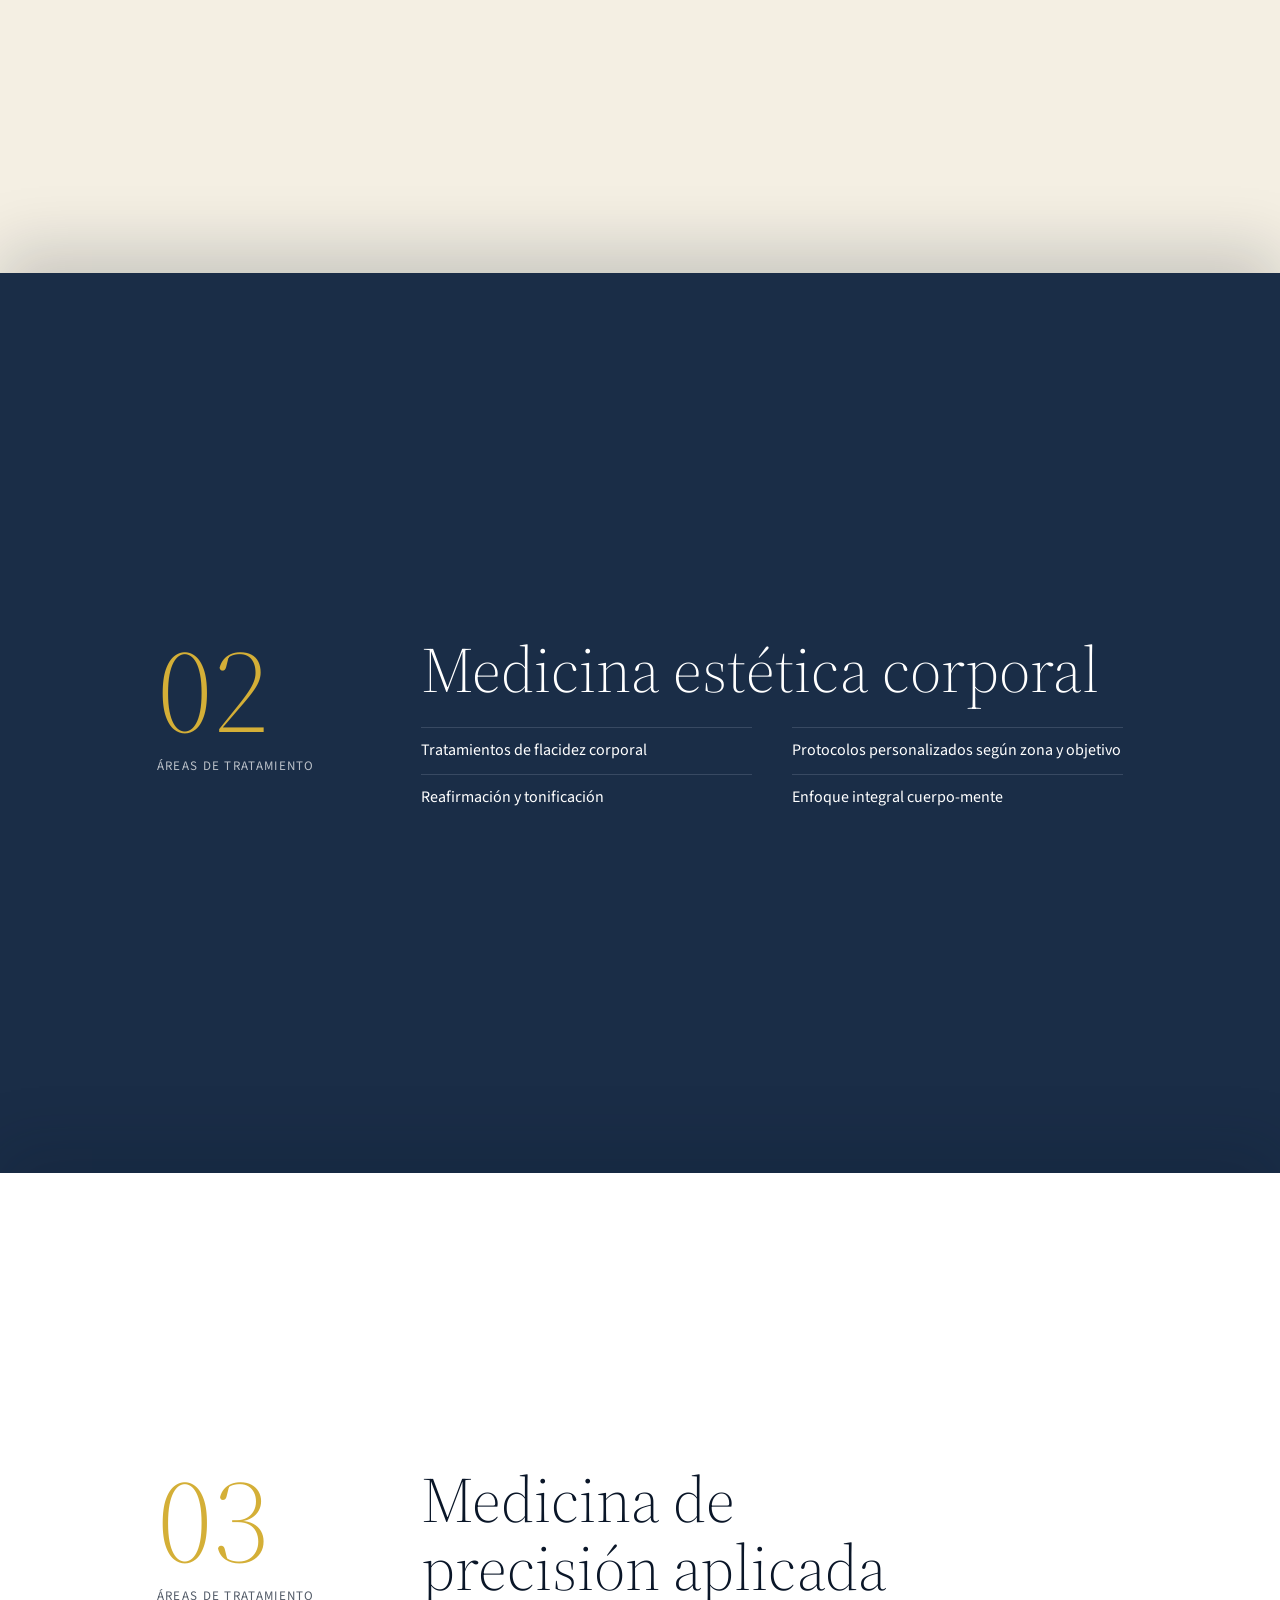
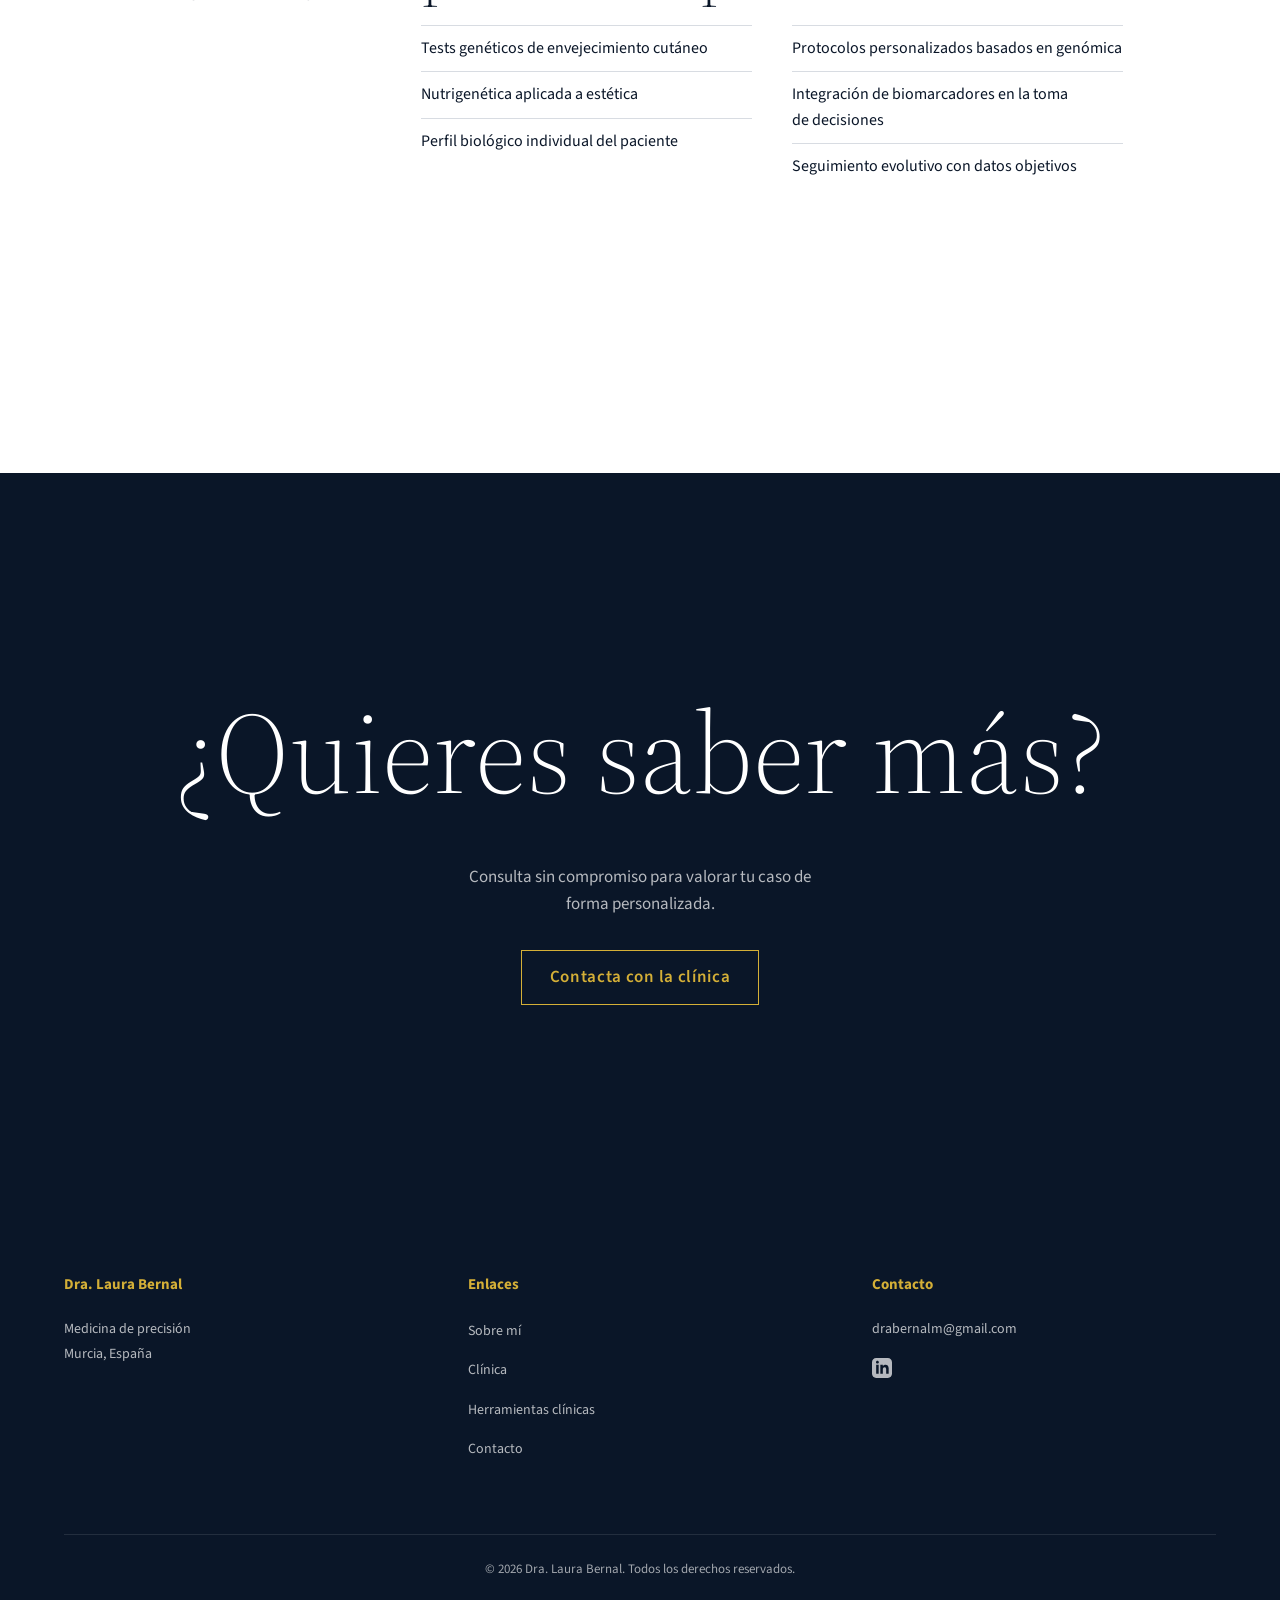
<file: clinica.html>
<!DOCTYPE html>
<html lang="es">
<head>
    <meta charset="UTF-8">
    <meta name="viewport" content="width=device-width, initial-scale=1.0">
    <meta name="description" content="Clínica Dra. Laura Bernal - Medicina estética y medicina de precisión en Murcia">
    <title>Clínica - Dra. Laura Bernal</title>
    <link rel="stylesheet" href="css/style.css">
    <link rel="stylesheet" href="css/pages.css">
    <link rel="stylesheet" href="css/inmersiva.css">
    <script>document.documentElement.classList.add('js');</script>
</head>
<body>
    <header class="header">
        <nav class="nav">
            <div class="nav-logo">
                <a href="index.html" class="nav-logo-link" aria-label="Dra. Laura Bernal · Inicio"><img src="images/logo.png" alt="Dra. Laura Bernal" class="nav-logo-img" width="2400" height="852"></a>
            </div>
            <ul class="nav-menu">
                <li><a href="index.html">Inicio</a></li>
                <li><a href="sobre-mi.html">Dra. Laura Bernal</a></li>
                <li><a href="clinica.html" class="active">Clínica</a></li>
                <li><a href="tools/index.html">Herramientas clínicas</a></li>
                <li><a href="estudios.html">Estudios clínicos</a></li>
                <li><a href="contacto.html">Contacto</a></li>
            </ul>
            <button class="nav-toggle" aria-label="Abrir menú" aria-expanded="false">
                <span></span>
                <span></span>
                <span></span>
            </button>
        </nav>
    </header>

    <main>
<section class="im-pn im-dark im-hero-c">
  <div class="im-ph-bleed"><img src="images/clinica-consulta.jpg" alt="Consulta de la clínica"></div>
  <div class="im-w">
    <p class="im-eyebrow im-rv">Medicina estética y medicina de precisión · Murcia</p>
    <h1 class="im-big im-rv im-d1" style="margin-top:16px">Clínica<br>Dra. Laura <i>Bernal</i></h1>
    <p class="im-lead-s im-rv im-d2">Clínica propia especializada en medicina estética con un enfoque diferenciador: la integración de medicina de precisión basada en genética.</p>
  </div>
</section>

<section class="im-pn im-light">
  <div class="im-w">
    <p class="im-eyebrow im-dk im-rv">Medicina estética</p>
    <p class="im-quote im-rv im-d1" style="margin-top:22px;color:var(--ink);max-width:26ch">Cada tratamiento se diseña de forma individualizada según las características, necesidades y objetivos de cada paciente.</p>
    <p class="im-rv im-d2" style="color:var(--mid);font-size:18.5px;margin-top:28px;max-width:60ch">Tratamientos faciales y corporales personalizados, con un enfoque integral que va más allá del resultado estético inmediato.</p>
  </div>
</section>

<section class="im-pn im-dark">
  <span class="im-ghost" aria-hidden="true">genética</span>
  <div class="im-w">
    <p class="im-eyebrow im-rv">Lo que nos diferencia</p>
    <h2 class="im-mid-t im-rv im-d1" style="margin-top:14px;max-width:16ch">Medicina de precisión</h2>
    <p class="im-rv im-d2" style="color:rgba(255,255,255,.8);font-size:19px;margin-top:22px;max-width:58ch">Tests genéticos aplicados a nutrigenética y envejecimiento cutáneo para orientar y personalizar los tratamientos según el perfil biológico individual de cada paciente. Actualmente desarrollando protocolos de tratamiento basados en genómica.</p>
    <div class="im-three im-rv im-d3">
      <div><b>Envejecimiento</b><span>Predisposiciones genéticas al envejecimiento.</span></div>
      <div><b>Respuesta</b><span>Respuesta a los tratamientos.</span></div>
      <div><b>Nutrición</b><span>Necesidades nutricionales específicas.</span></div>
    </div>
  </div>
</section>

<section class="im-sheet im-s-cream">
  <div class="im-w"><div><div class="im-num">01</div><div class="im-when">Áreas de tratamiento</div></div>
    <div><h2>Medicina estética facial</h2>
      <ul class="im-l"><li>Neuromoduladores (toxina botulínica): líneas de expresión y arrugas dinámicas</li><li>Rellenos de ácido hialurónico: volumen, definición y proyección</li><li>Hidratación profunda y bioestimulación</li><li>Restitución de volúmenes perdidos</li><li>Lifting no quirúrgico</li><li>Tratamiento integral del envejecimiento facial</li></ul></div></div>
</section>
<section class="im-sheet im-s-dark2">
  <div class="im-w"><div><div class="im-num">02</div><div class="im-when">Áreas de tratamiento</div></div>
    <div><h2>Medicina estética corporal</h2>
      <ul class="im-l"><li>Tratamientos de flacidez corporal</li><li>Reafirmación y tonificación</li><li>Protocolos personalizados según zona y objetivo</li><li>Enfoque integral cuerpo-mente</li></ul></div></div>
</section>
<section class="im-sheet im-s-light">
  <div class="im-w"><div><div class="im-num">03</div><div class="im-when">Áreas de tratamiento</div></div>
    <div><h2>Medicina de precisión aplicada</h2>
      <ul class="im-l"><li>Tests genéticos de envejecimiento cutáneo</li><li>Nutrigenética aplicada a estética</li><li>Perfil biológico individual del paciente</li><li>Protocolos personalizados basados en genómica</li><li>Integración de biomarcadores en la toma de decisiones</li><li>Seguimiento evolutivo con datos objetivos</li></ul></div></div>
</section>

<section class="im-end"><div><h2 class="im-rv">¿Quieres saber más?</h2>
  <p class="im-rv im-d1">Consulta sin compromiso para valorar tu caso de forma personalizada.</p>
  <a class="im-btn im-rv im-d2" href="contacto.html">Contacta con la clínica</a></div></section>
    </main>

    <footer class="footer">
        <div class="container">
            <div class="footer-content">
                <div class="footer-section">
                    <h4>Dra. Laura Bernal</h4>
                    <p>Medicina de precisión<br>Murcia, España</p>
                </div>
                <div class="footer-section">
                    <h4>Enlaces</h4>
                    <ul>
                        <li><a href="sobre-mi.html">Sobre mí</a></li>
                        <li><a href="clinica.html">Clínica</a></li>
                        <li><a href="tools/index.html">Herramientas clínicas</a></li>
                        <li><a href="contacto.html">Contacto</a></li>
                    </ul>
                </div>
                <div class="footer-section">
                    <h4>Contacto</h4>
                    <p>
                        <a href="mailto:drabernalm@gmail.com">drabernalm@gmail.com</a>
                    </p>
                    <div class="footer-social">
                        <a href="https://www.linkedin.com/in/laura-bernal-4a9760118/" target="_blank" rel="noopener" aria-label="LinkedIn">
                            <svg xmlns="http://www.w3.org/2000/svg" width="20" height="20" viewBox="0 0 24 24" fill="currentColor">
                                <path d="M19 0h-14c-2.761 0-5 2.239-5 5v14c0 2.761 2.239 5 5 5h14c2.762 0 5-2.239 5-5v-14c0-2.761-2.238-5-5-5zm-11 19h-3v-11h3v11zm-1.5-12.268c-.966 0-1.75-.79-1.75-1.764s.784-1.764 1.75-1.764 1.75.79 1.75 1.764-.783 1.764-1.75 1.764zm13.5 12.268h-3v-5.604c0-3.368-4-3.113-4 0v5.604h-3v-11h3v1.765c1.396-2.586 7-2.777 7 2.476v6.759z"/>
                            </svg>
                        </a>
                    </div>
                </div>
            </div>
            <div class="footer-bottom">
                <p>&copy; 2026 Dra. Laura Bernal. Todos los derechos reservados.</p>
            </div>
        </div>
    </footer>

    <script src="js/main.js"></script>
    <script src="js/inmersiva.js"></script>
</body>
</html>
</file>
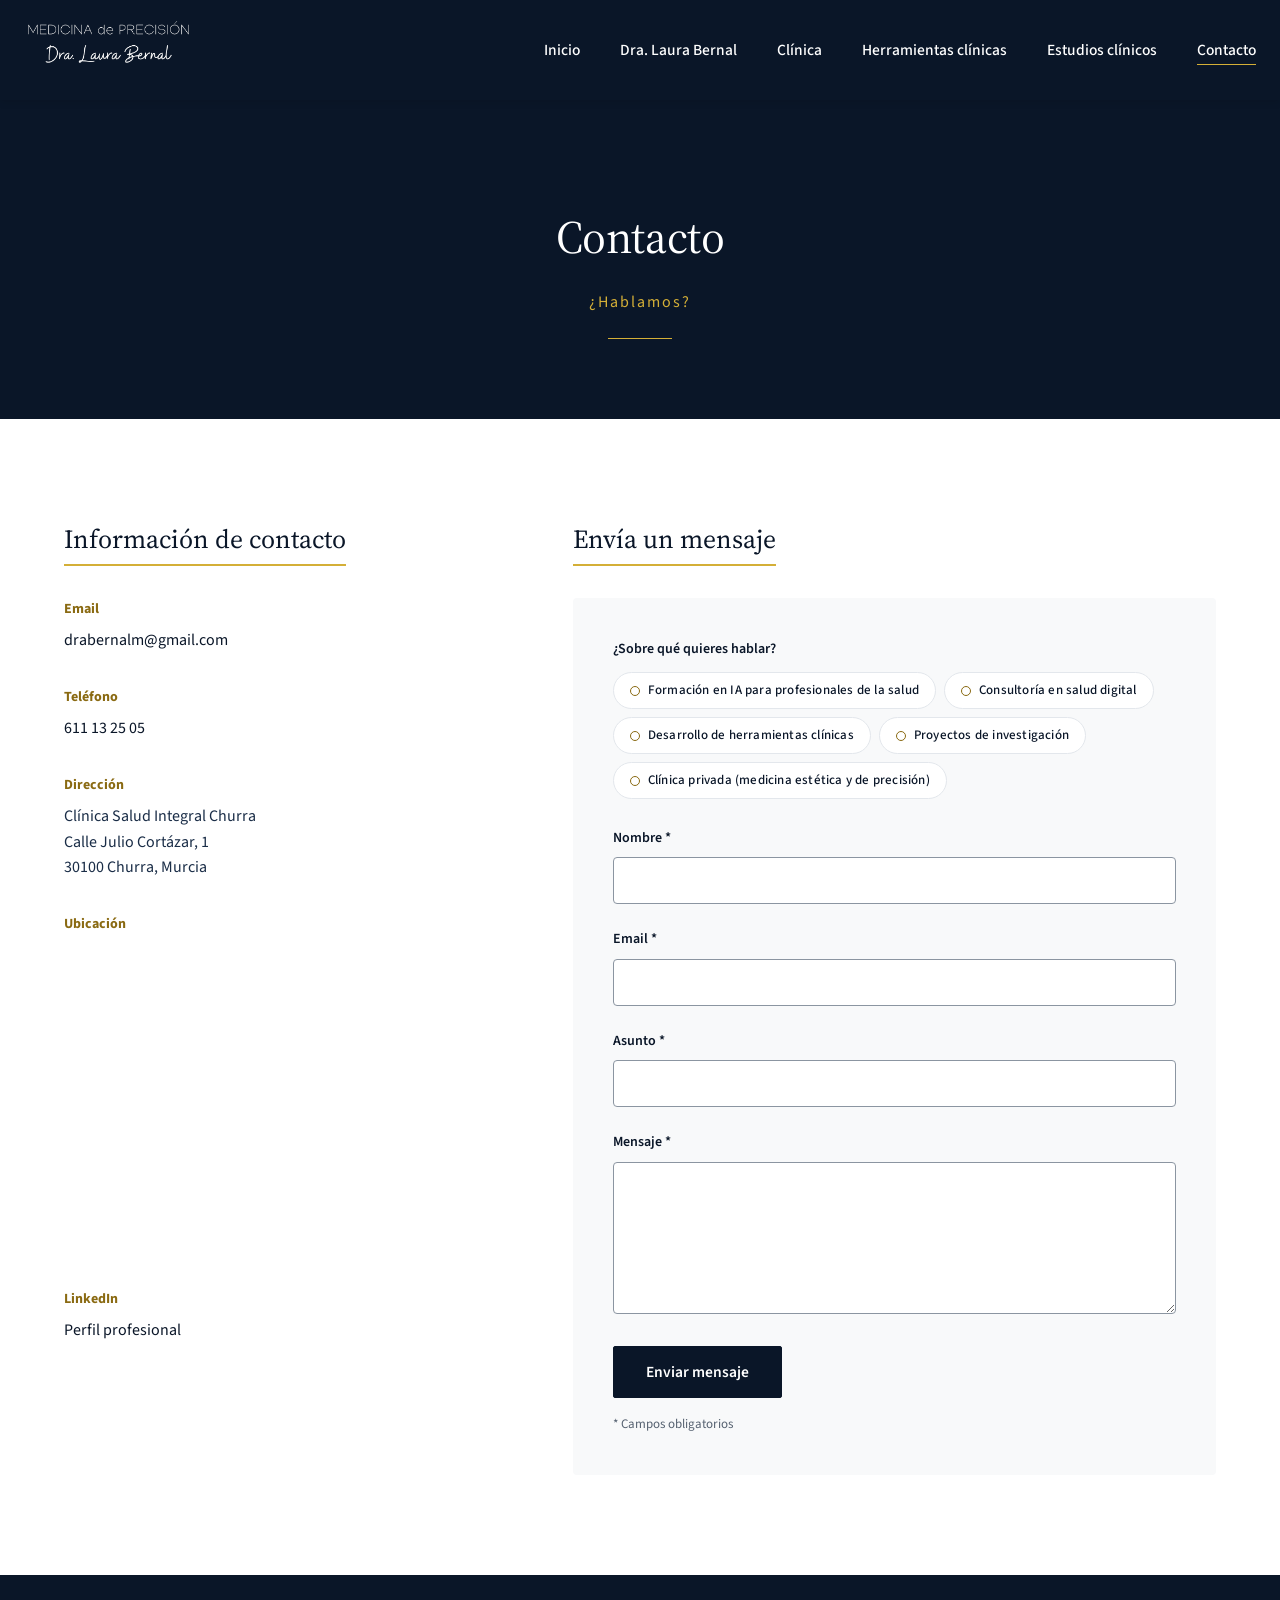
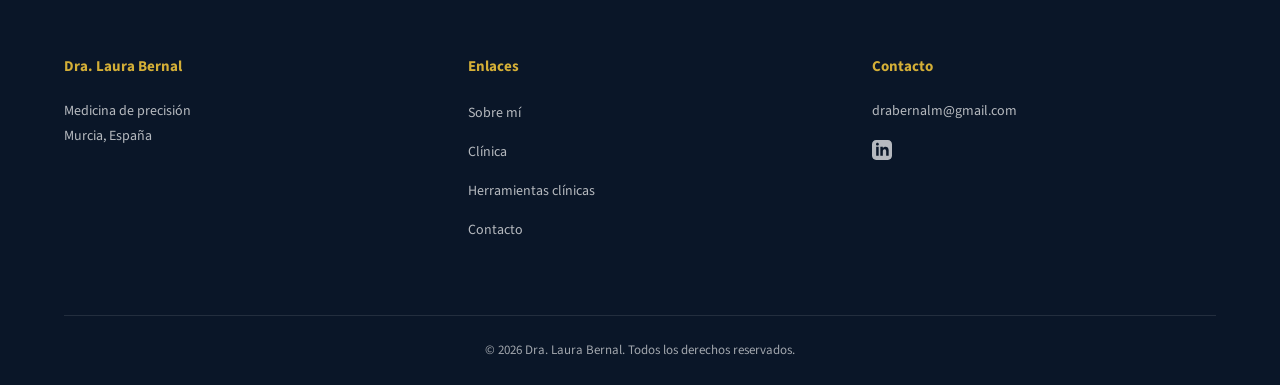
<file: contacto.html>
<!DOCTYPE html>
<html lang="es">
<head>
    <meta charset="UTF-8">
    <meta name="viewport" content="width=device-width, initial-scale=1.0">
    <meta name="description" content="Contacta con Dra. Laura Bernal">
    <title>Contacto - Dra. Laura Bernal</title>
    <link rel="stylesheet" href="css/style.css">
    <link rel="stylesheet" href="css/pages.css">
    <script>document.documentElement.classList.add('js');</script>
</head>
<body>
    <header class="header">
        <nav class="nav">
            <div class="nav-logo">
                <a href="index.html" class="nav-logo-link" aria-label="Dra. Laura Bernal · Inicio"><img src="images/logo.png" alt="Dra. Laura Bernal" class="nav-logo-img" width="2400" height="852"></a>
            </div>
            <ul class="nav-menu">
                <li><a href="index.html">Inicio</a></li>
                <li><a href="sobre-mi.html">Dra. Laura Bernal</a></li>
                <li><a href="clinica.html">Clínica</a></li>
                <li><a href="tools/index.html">Herramientas clínicas</a></li>
                <li><a href="estudios.html">Estudios clínicos</a></li>
                <li><a href="contacto.html" class="active">Contacto</a></li>
            </ul>
            <button class="nav-toggle" aria-label="Abrir menú" aria-expanded="false">
                <span></span>
                <span></span>
                <span></span>
            </button>
        </nav>
    </header>

    <main>
        <section class="page-hero">
            <div class="container">
                <h1>Contacto</h1>
                <p class="page-subtitle">¿Hablamos?</p>
            </div>
        </section>

        <section class="contact-section">
            <div class="container">
                <div class="contact-grid">
                    <div class="contact-info">
                        <h2>Información de contacto</h2>
                        
                        <div class="contact-item">
                            <h3>Email</h3>
                            <p><a href="mailto:drabernalm@gmail.com">drabernalm@gmail.com</a></p>
                        </div>
                        
                        <div class="contact-item">
                            <h3>Teléfono</h3>
                            <p><a href="tel:+34611132505">611 13 25 05</a></p>
                        </div>
                        
                        <div class="contact-item">
                            <h3>Dirección</h3>
                            <p>
                                Clínica Salud Integral Churra<br>
                                Calle Julio Cortázar, 1<br>
                                30100 Churra, Murcia
                            </p>
                        </div>
                        
                        <div class="contact-item">
                            <h3>Ubicación</h3>
                            <div class="map-container">
                                <iframe title="Mapa: Clínica Salud Integral Churra" src="https://maps.google.com/maps?hl=es&q=medicina%20estetica%20dra%20laura%20bernal&ie=UTF8&t=&z=15&iwloc=B&output=embed" width="100%" height="300" style="border:0; border-radius: 4px;" allowfullscreen="" loading="lazy"></iframe>
                            </div>
                        </div>
                        
                        <div class="contact-item">
                            <h3>LinkedIn</h3>
                            <p><a href="https://www.linkedin.com/in/laura-bernal-4a9760118/" target="_blank" rel="noopener">Perfil profesional</a></p>
                        </div>
                        
                    </div>
                    
                    <div class="contact-form-container">
                        <h2>Envía un mensaje</h2>
                        <form class="contact-form" id="contactForm">
                            <fieldset class="topic-picker">
                                <legend>¿Sobre qué quieres hablar?</legend>
                                <div class="topic-chips">
                                    <button type="button" class="topic-chip" aria-pressed="false" data-tema="Formación en IA para profesionales de la salud">Formación en IA para profesionales de la salud</button>
                                    <button type="button" class="topic-chip" aria-pressed="false" data-tema="Consultoría en salud digital">Consultoría en salud digital</button>
                                    <button type="button" class="topic-chip" aria-pressed="false" data-tema="Desarrollo de herramientas clínicas">Desarrollo de herramientas clínicas</button>
                                    <button type="button" class="topic-chip" aria-pressed="false" data-tema="Proyectos de investigación">Proyectos de investigación</button>
                                    <button type="button" class="topic-chip" aria-pressed="false" data-tema="Clínica privada (medicina estética y de precisión)">Clínica privada (medicina estética y de precisión)</button>
                                </div>
                            </fieldset>

                            <div class="form-group">
                                <label for="name">Nombre *</label>
                                <input type="text" id="name" name="name" required>
                            </div>
                            
                            <div class="form-group">
                                <label for="email">Email *</label>
                                <input type="email" id="email" name="email" required>
                            </div>
                            
                            <div class="form-group">
                                <label for="subject">Asunto *</label>
                                <input type="text" id="subject" name="subject" required>
                            </div>
                            
                            <div class="form-group">
                                <label for="message">Mensaje *</label>
                                <textarea id="message" name="message" rows="6" required></textarea>
                            </div>
                            
                            <button type="submit" class="btn btn-primary">Enviar mensaje</button>
                            
                            <p class="form-note">* Campos obligatorios</p>
                        </form>
                    </div>
                </div>
            </div>
        </section>
    </main>

    <footer class="footer">
        <div class="container">
            <div class="footer-content">
                <div class="footer-section">
                    <h4>Dra. Laura Bernal</h4>
                    <p>Medicina de precisión<br>Murcia, España</p>
                </div>
                <div class="footer-section">
                    <h4>Enlaces</h4>
                    <ul>
                        <li><a href="sobre-mi.html">Sobre mí</a></li>
                        <li><a href="clinica.html">Clínica</a></li>
                        <li><a href="tools/index.html">Herramientas clínicas</a></li>
                        <li><a href="contacto.html">Contacto</a></li>
                    </ul>
                </div>
                <div class="footer-section">
                    <h4>Contacto</h4>
                    <p>
                        <a href="mailto:drabernalm@gmail.com">drabernalm@gmail.com</a>
                    </p>
                    <div class="footer-social">
                        <a href="https://www.linkedin.com/in/laura-bernal-4a9760118/" target="_blank" rel="noopener" aria-label="LinkedIn">
                            <svg xmlns="http://www.w3.org/2000/svg" width="20" height="20" viewBox="0 0 24 24" fill="currentColor">
                                <path d="M19 0h-14c-2.761 0-5 2.239-5 5v14c0 2.761 2.239 5 5 5h14c2.762 0 5-2.239 5-5v-14c0-2.761-2.238-5-5-5zm-11 19h-3v-11h3v11zm-1.5-12.268c-.966 0-1.75-.79-1.75-1.764s.784-1.764 1.75-1.764 1.75.79 1.75 1.764-.783 1.764-1.75 1.764zm13.5 12.268h-3v-5.604c0-3.368-4-3.113-4 0v5.604h-3v-11h3v1.765c1.396-2.586 7-2.777 7 2.476v6.759z"/>
                            </svg>
                        </a>
                    </div>
                </div>
            </div>
            <div class="footer-bottom">
                <p>&copy; 2026 Dra. Laura Bernal. Todos los derechos reservados.</p>
            </div>
        </div>
    </footer>

    <script src="js/main.js"></script>
</body>
</html>
</file>
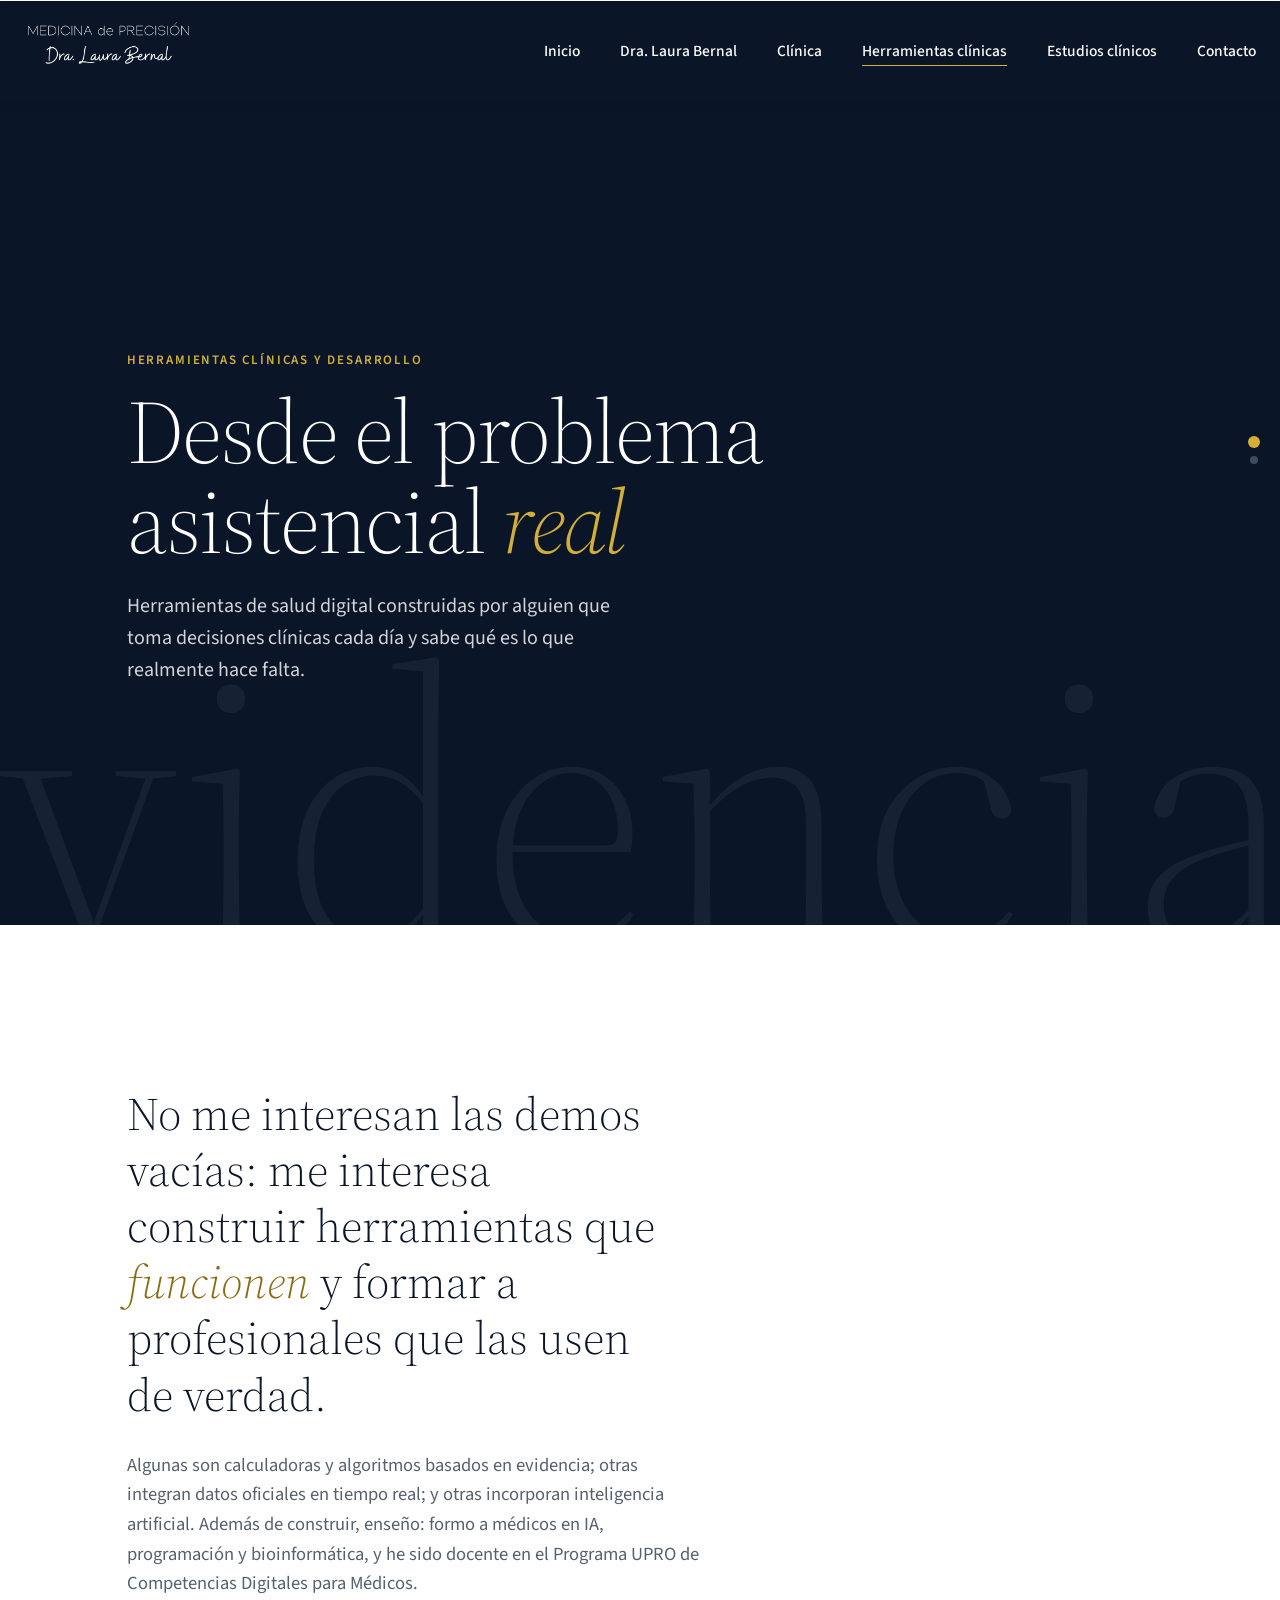
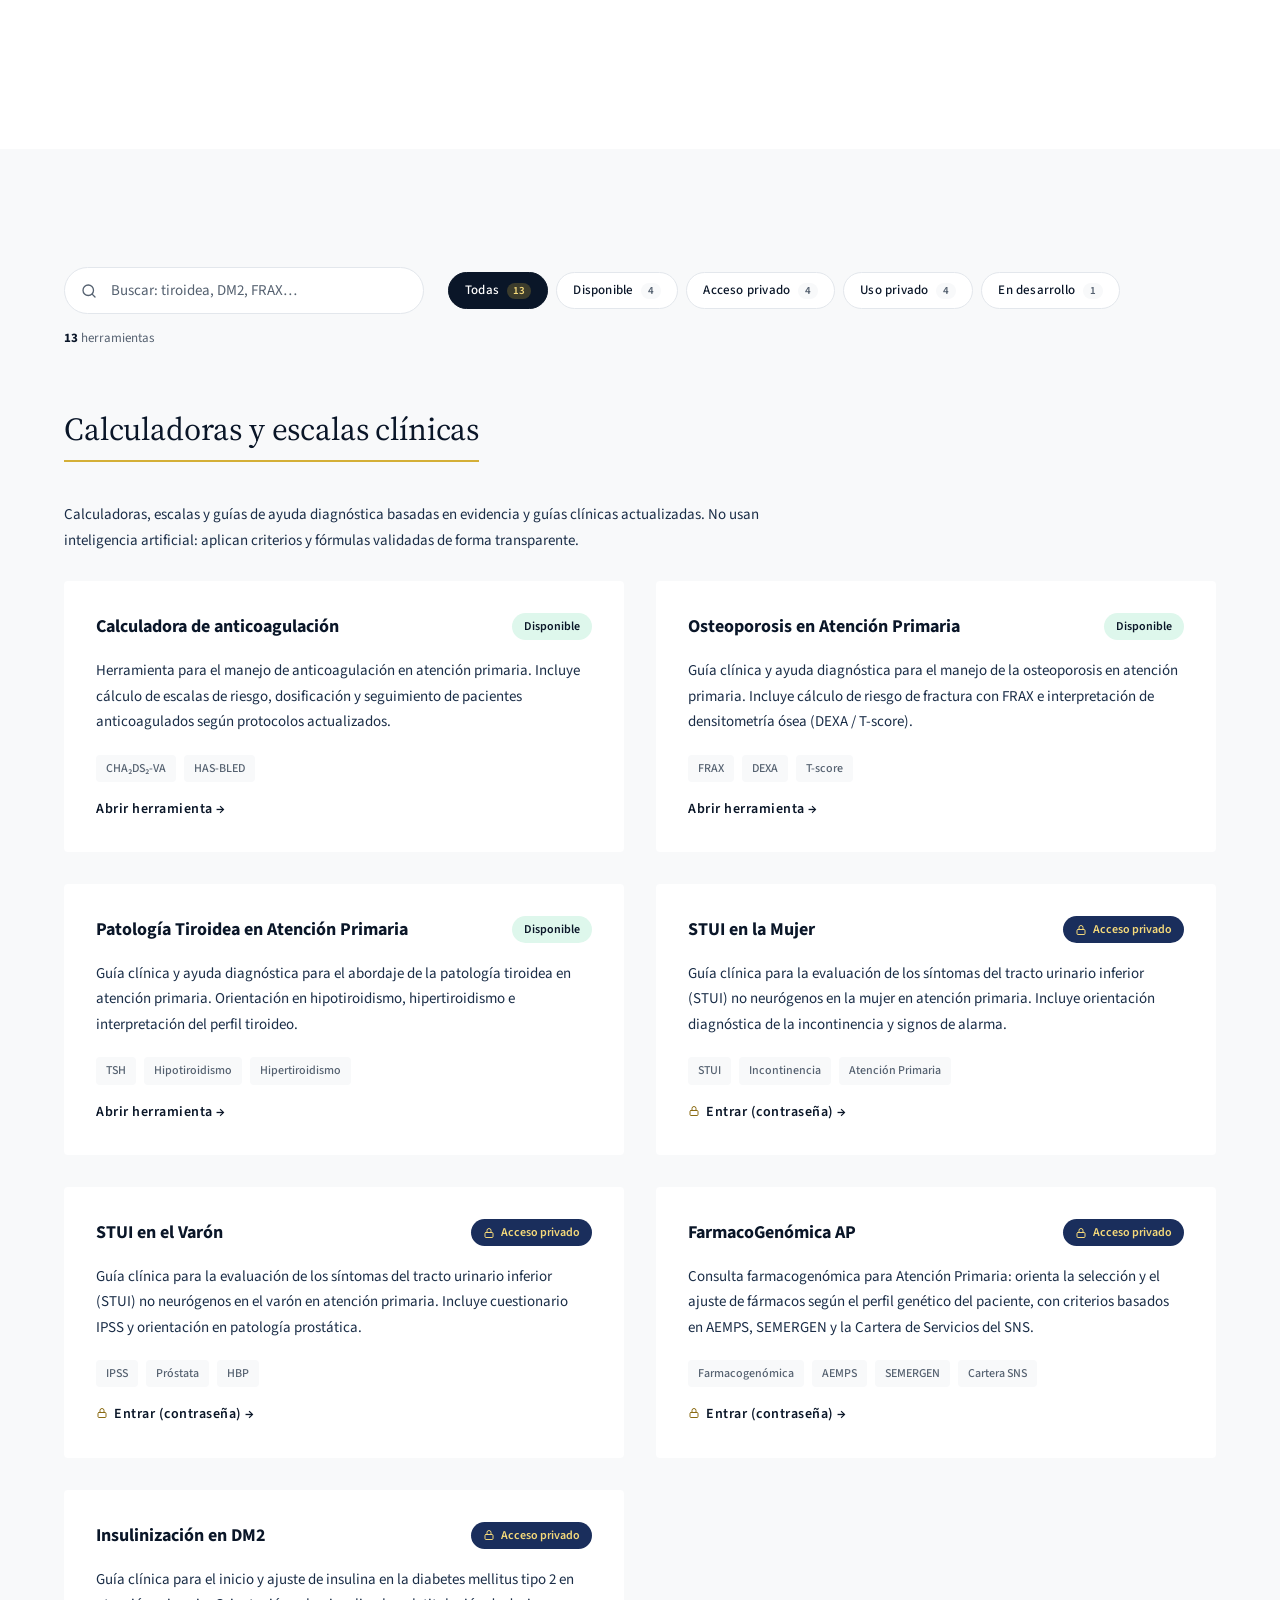
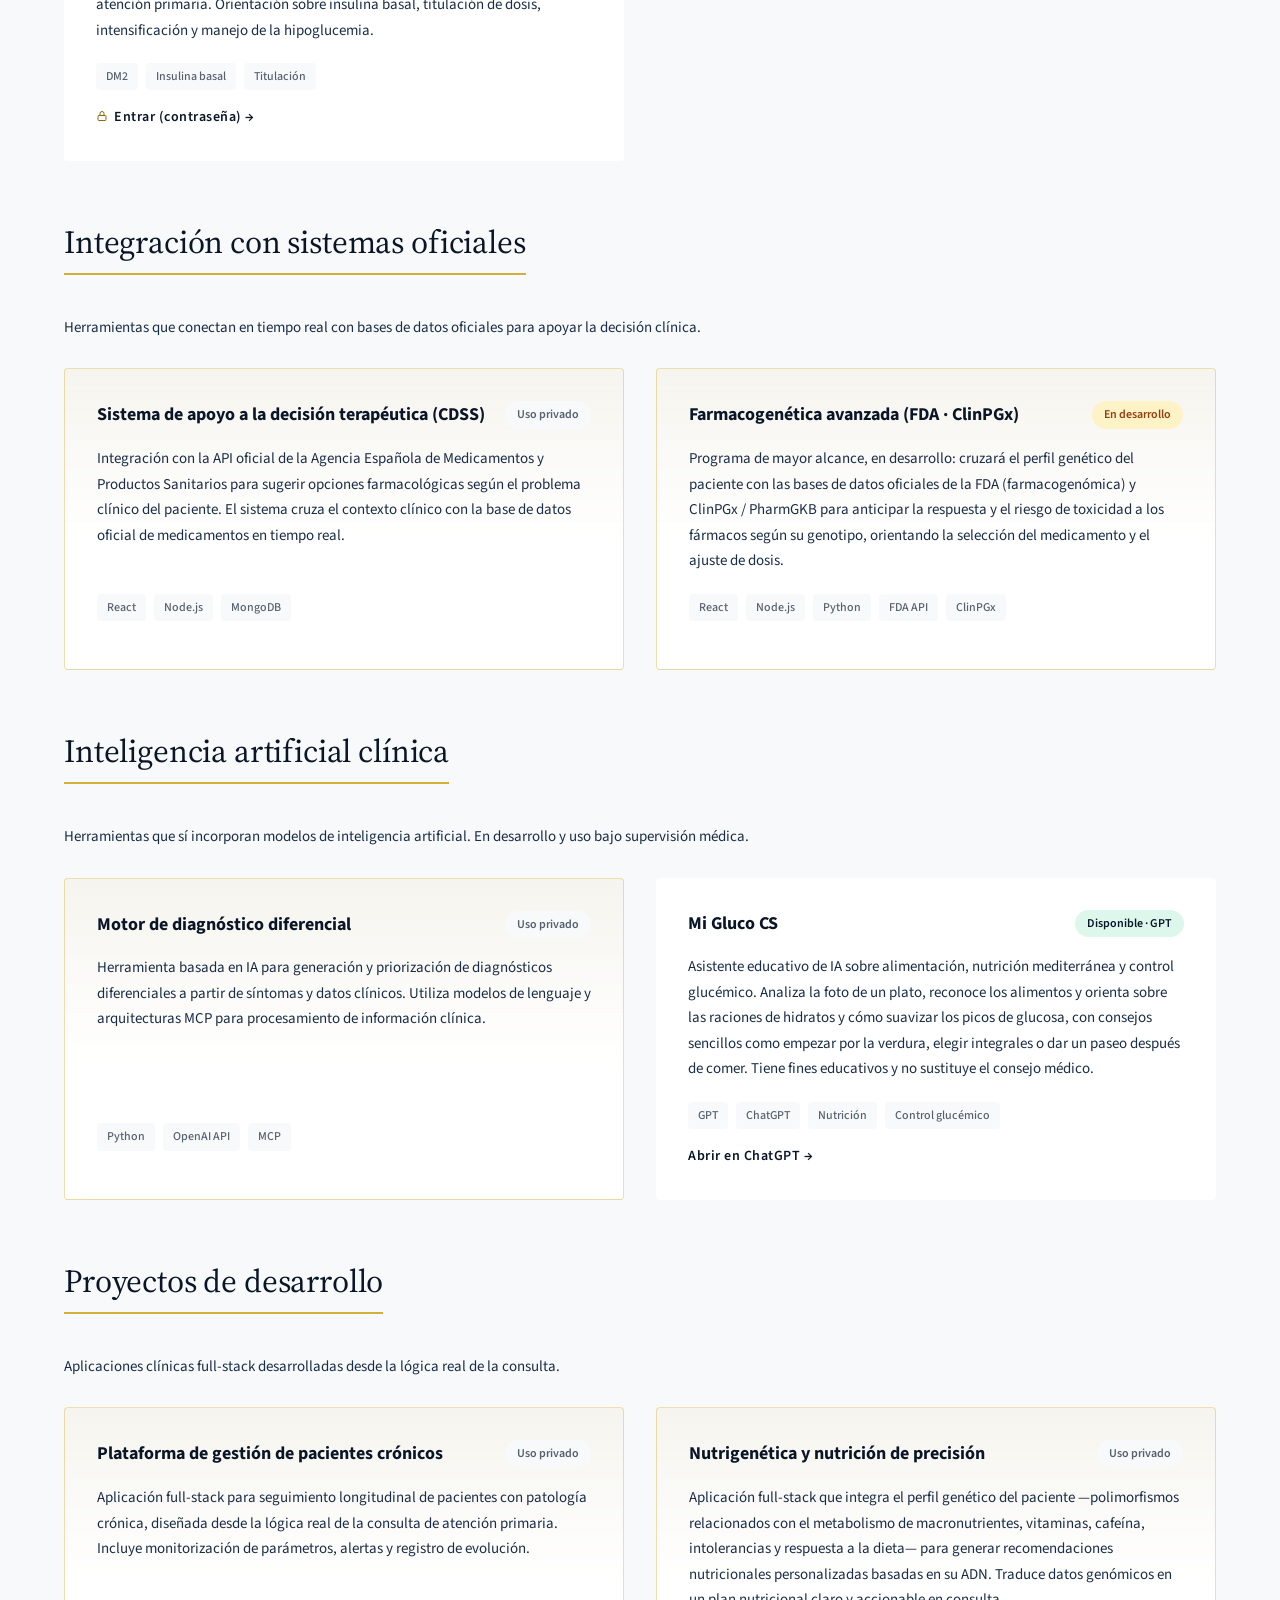
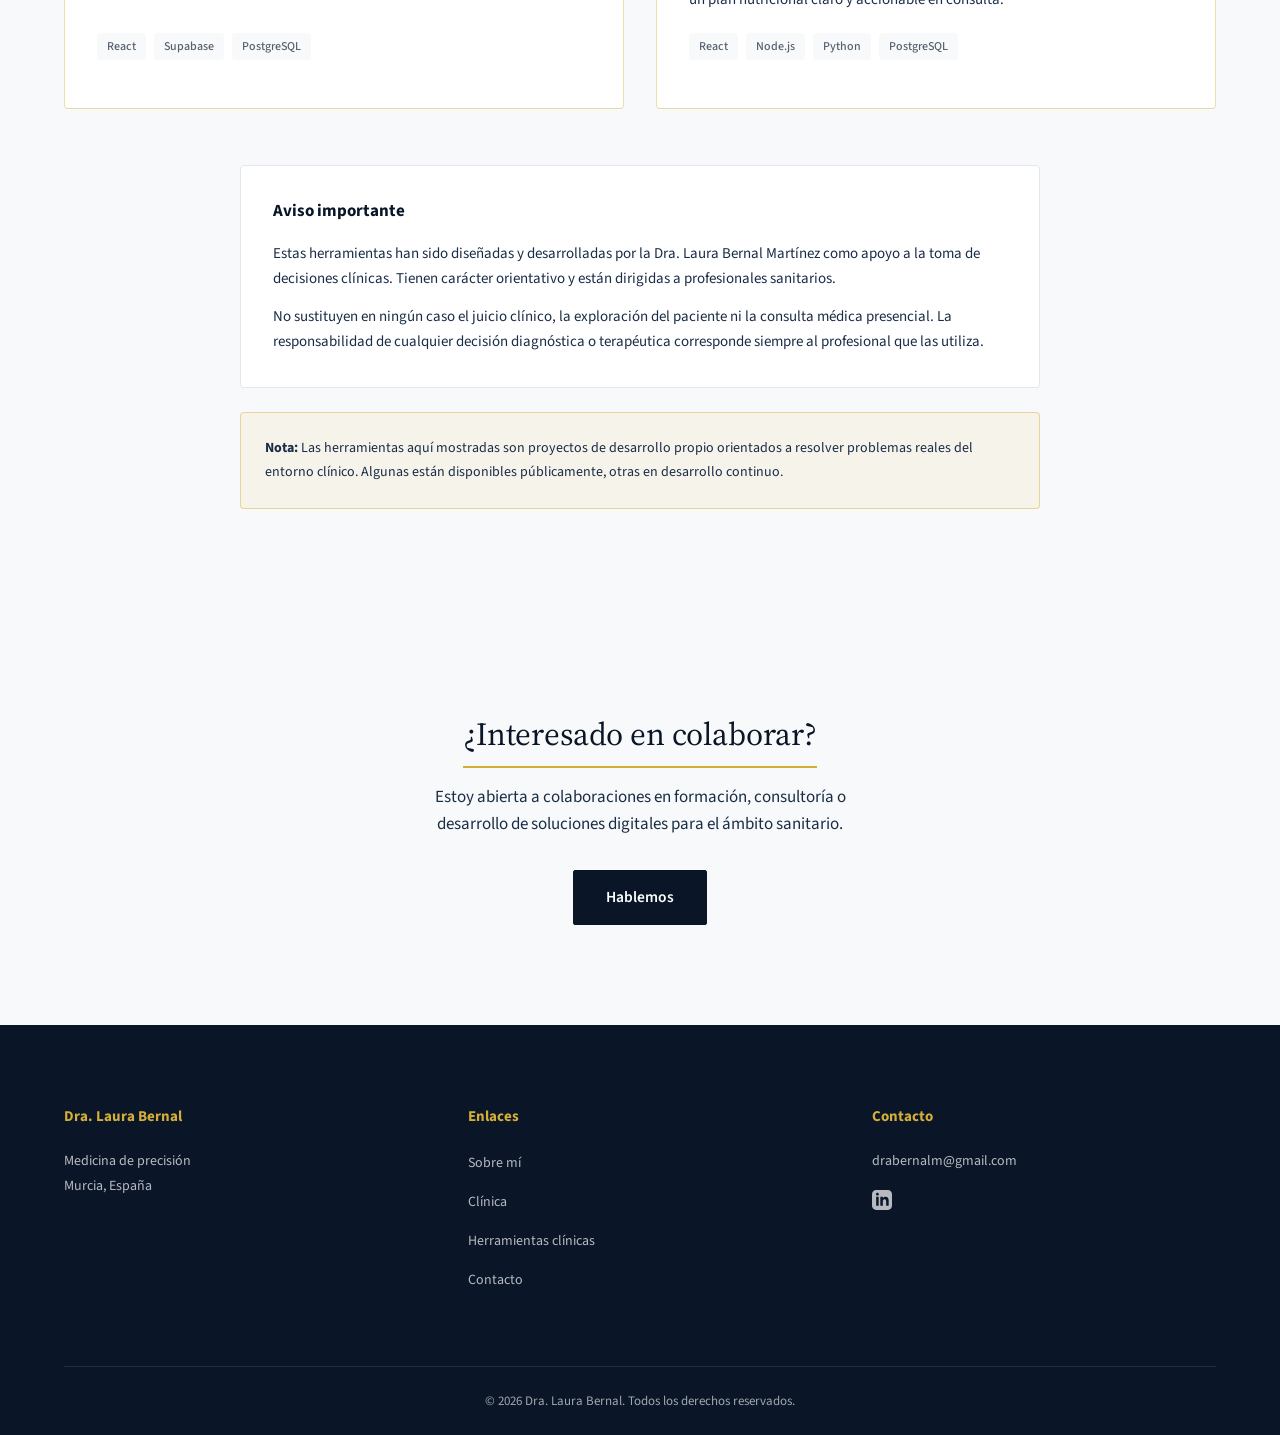
<file: herramientas.html>
<!DOCTYPE html>
<html lang="es">
<head>
    <meta charset="UTF-8">
    <meta name="viewport" content="width=device-width, initial-scale=1.0">
    <meta http-equiv="refresh" content="0; url=tools/index.html">
    <link rel="canonical" href="https://dralaurabernal.es/tools">
    <meta name="robots" content="noindex">
    <title>Herramientas clínicas - Dra. Laura Bernal</title>
    <script>window.location.replace('tools/index.html');</script>
</head>
<body>
    <p>Esta página se ha trasladado a <a href="tools/index.html">/tools</a>. Redirigiendo…</p>
</body>
</html>
</file>
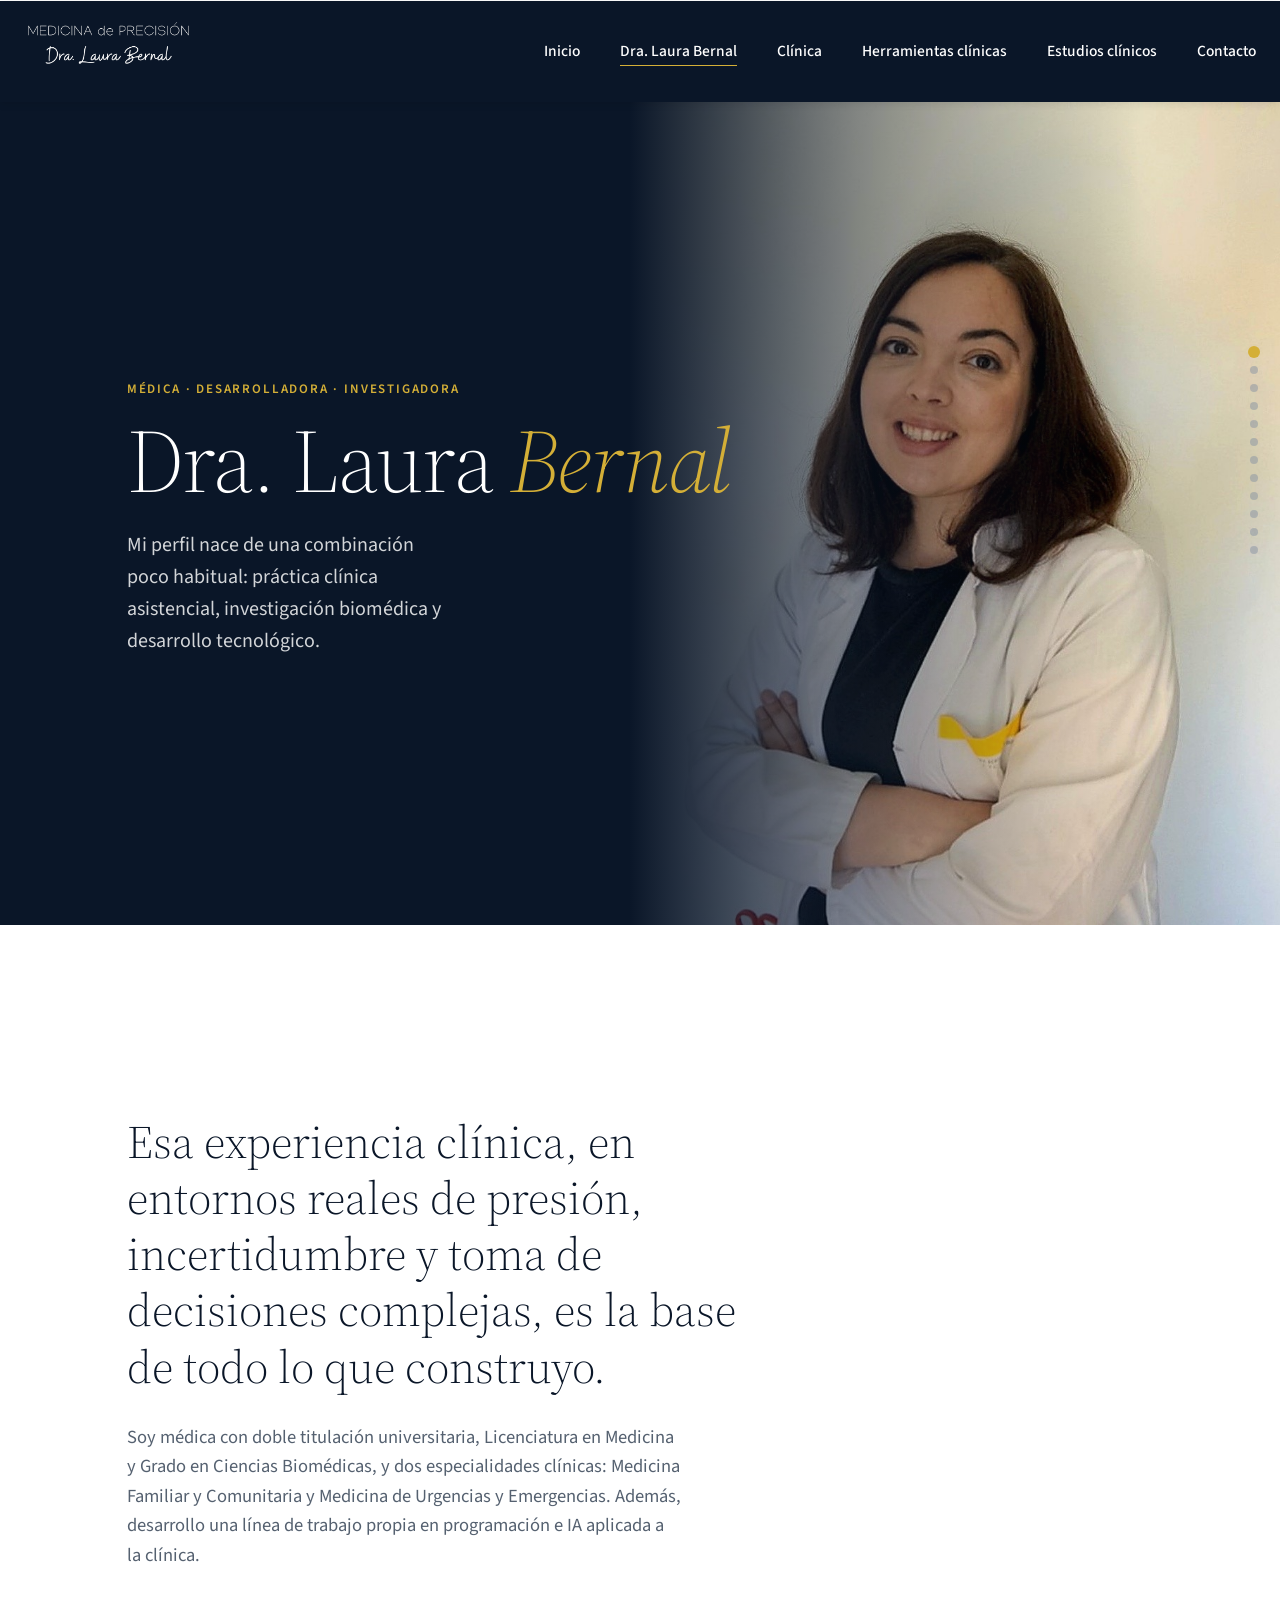
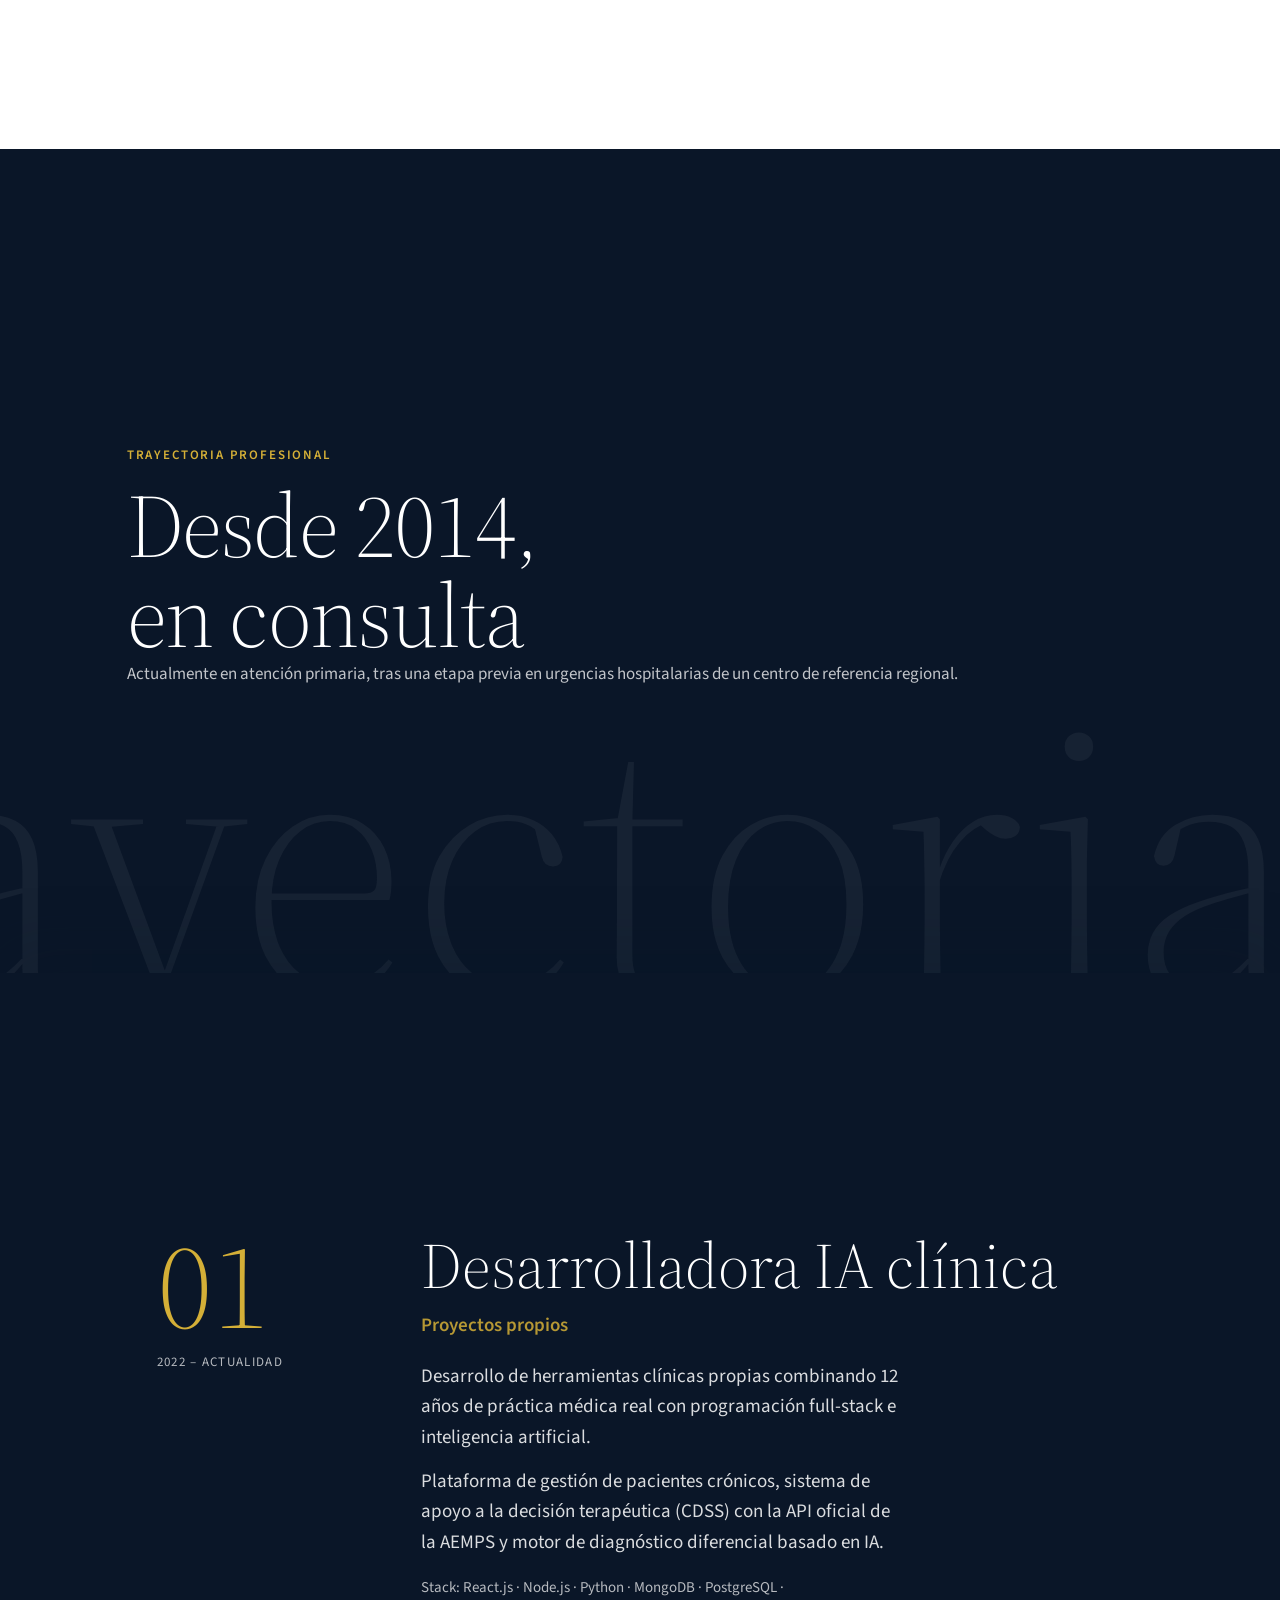
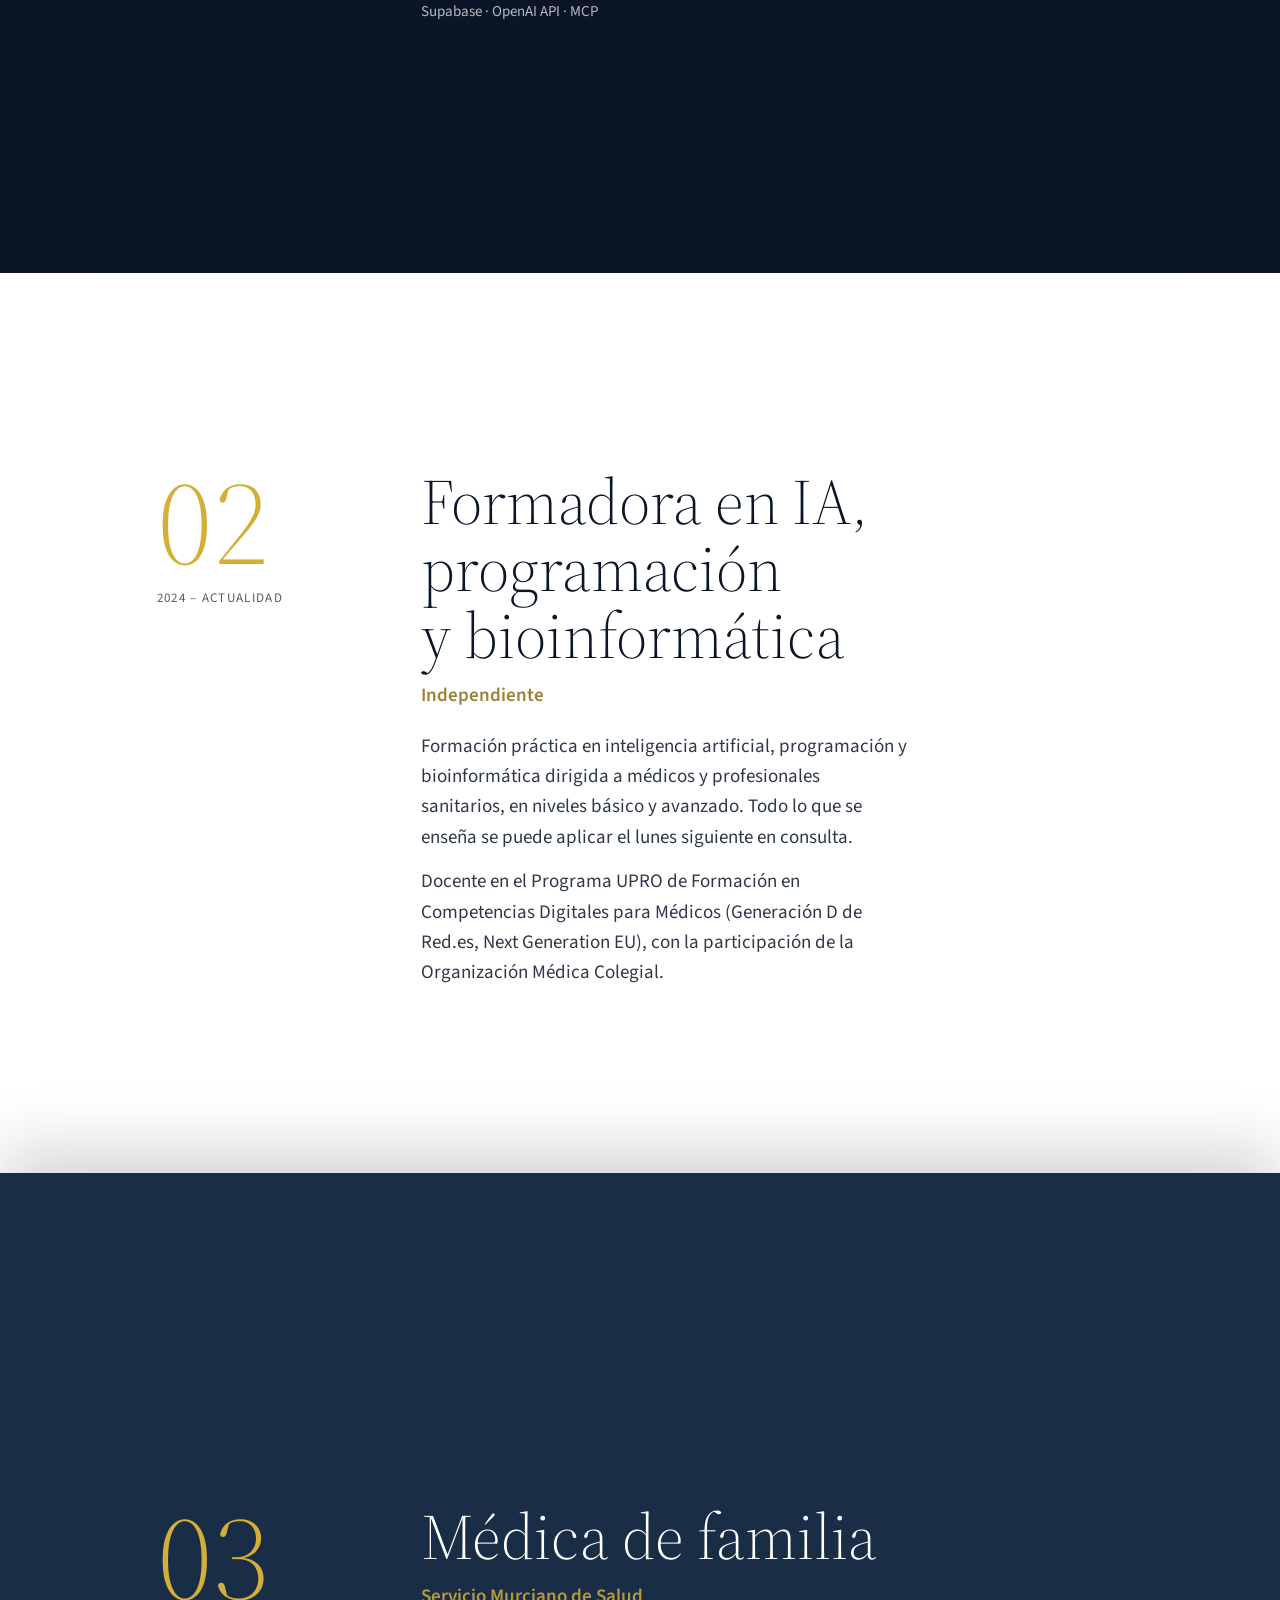
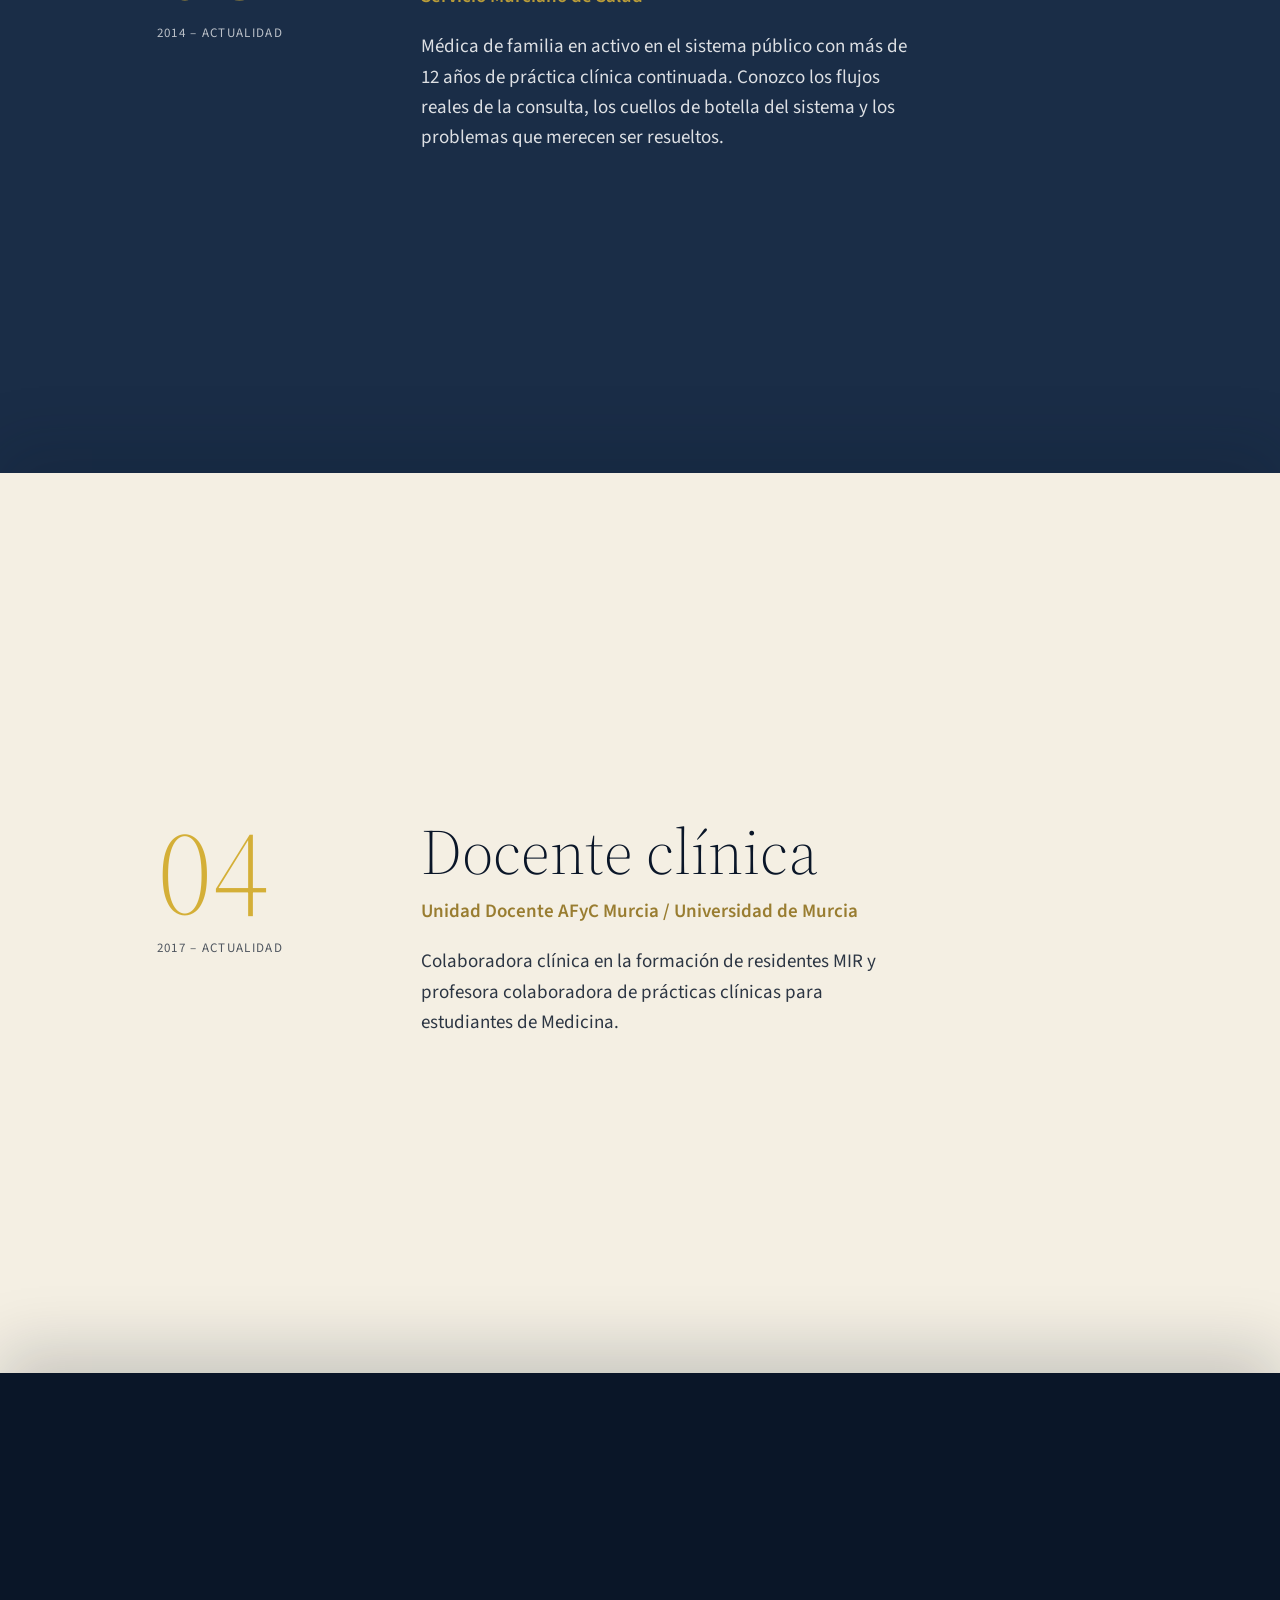
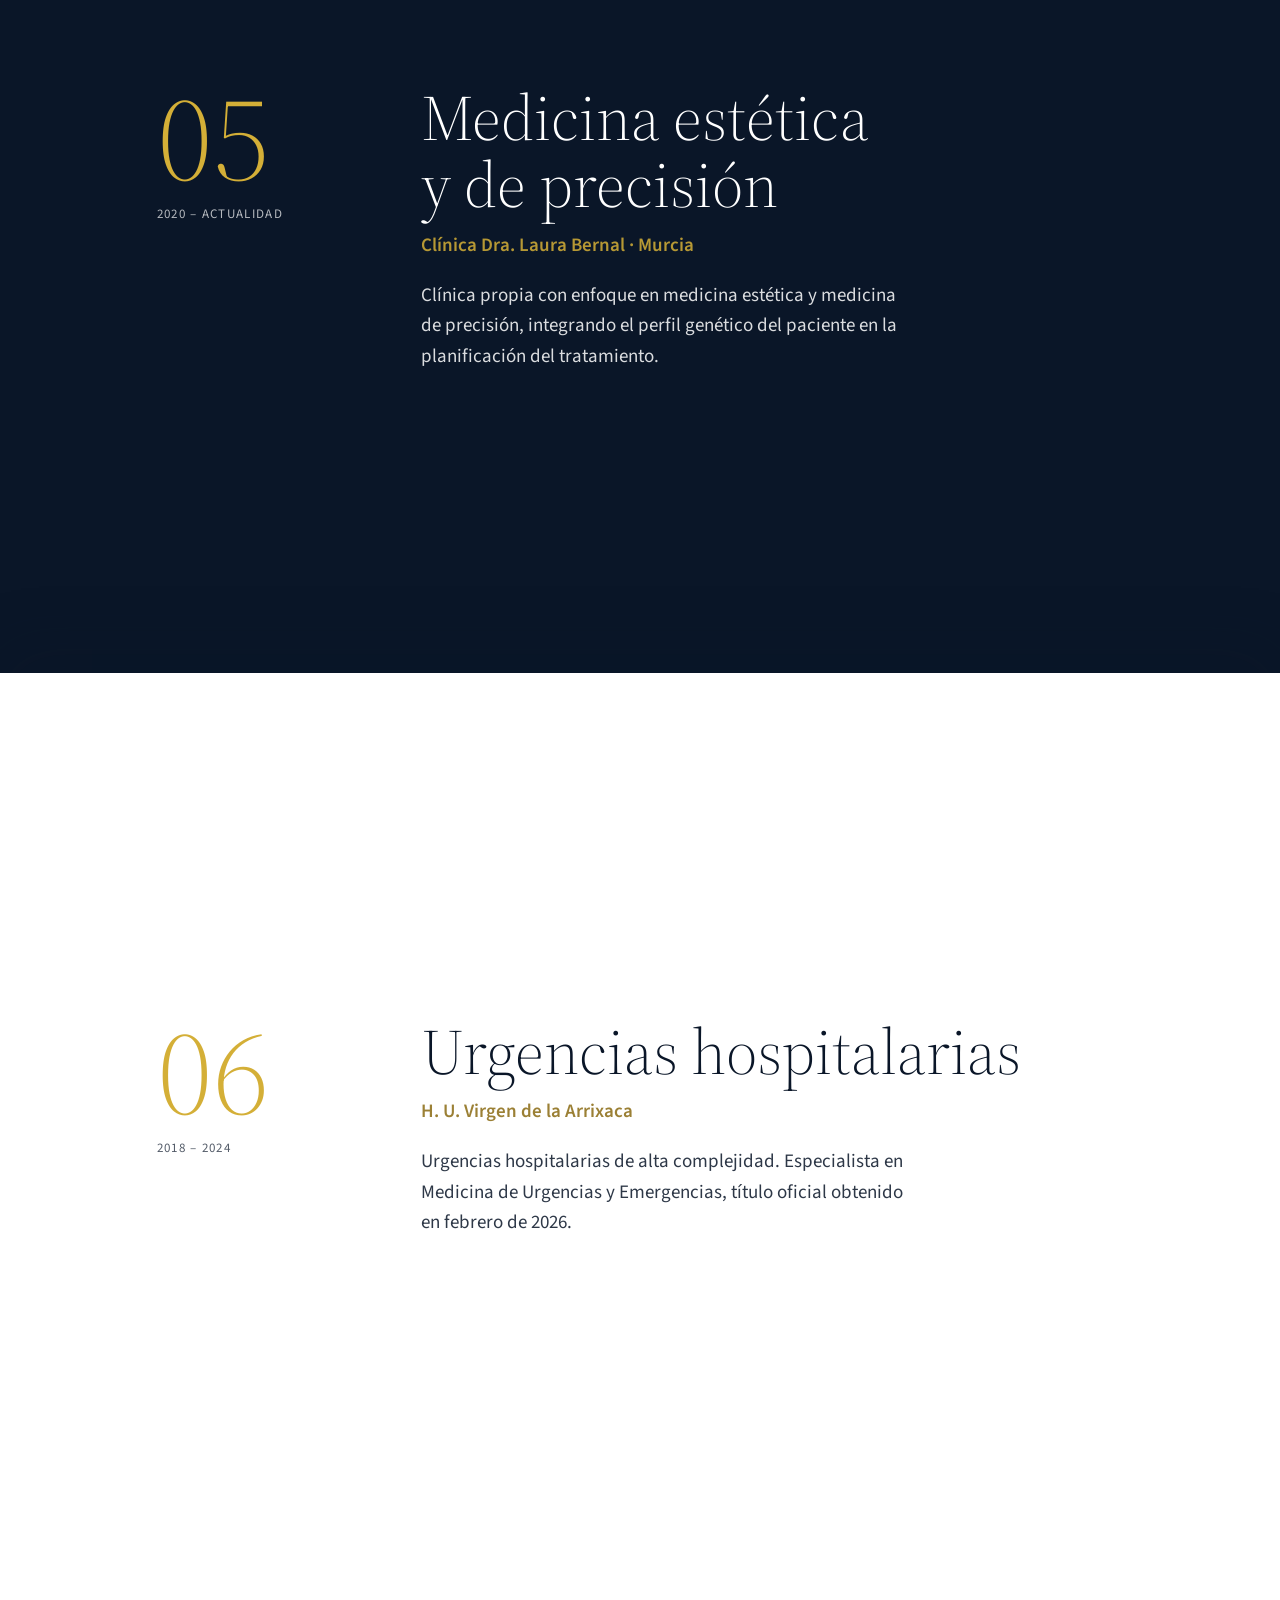
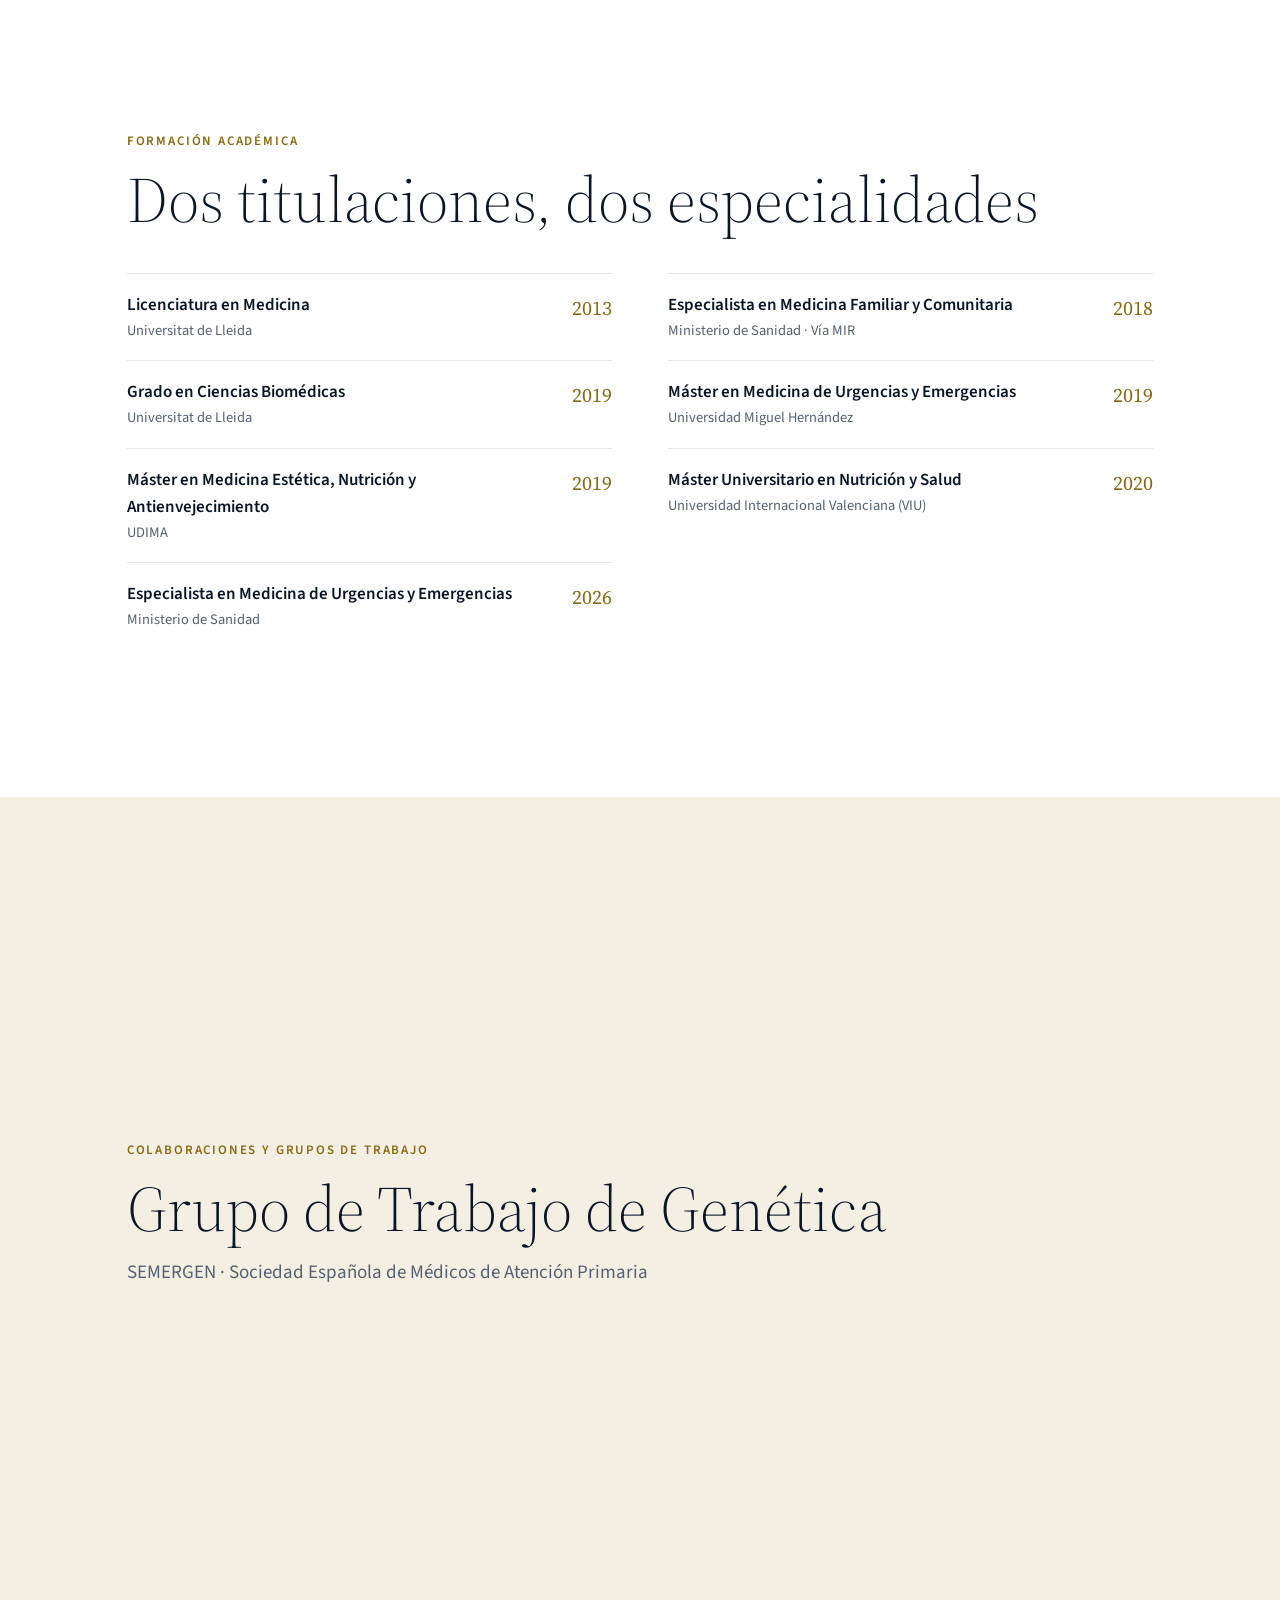
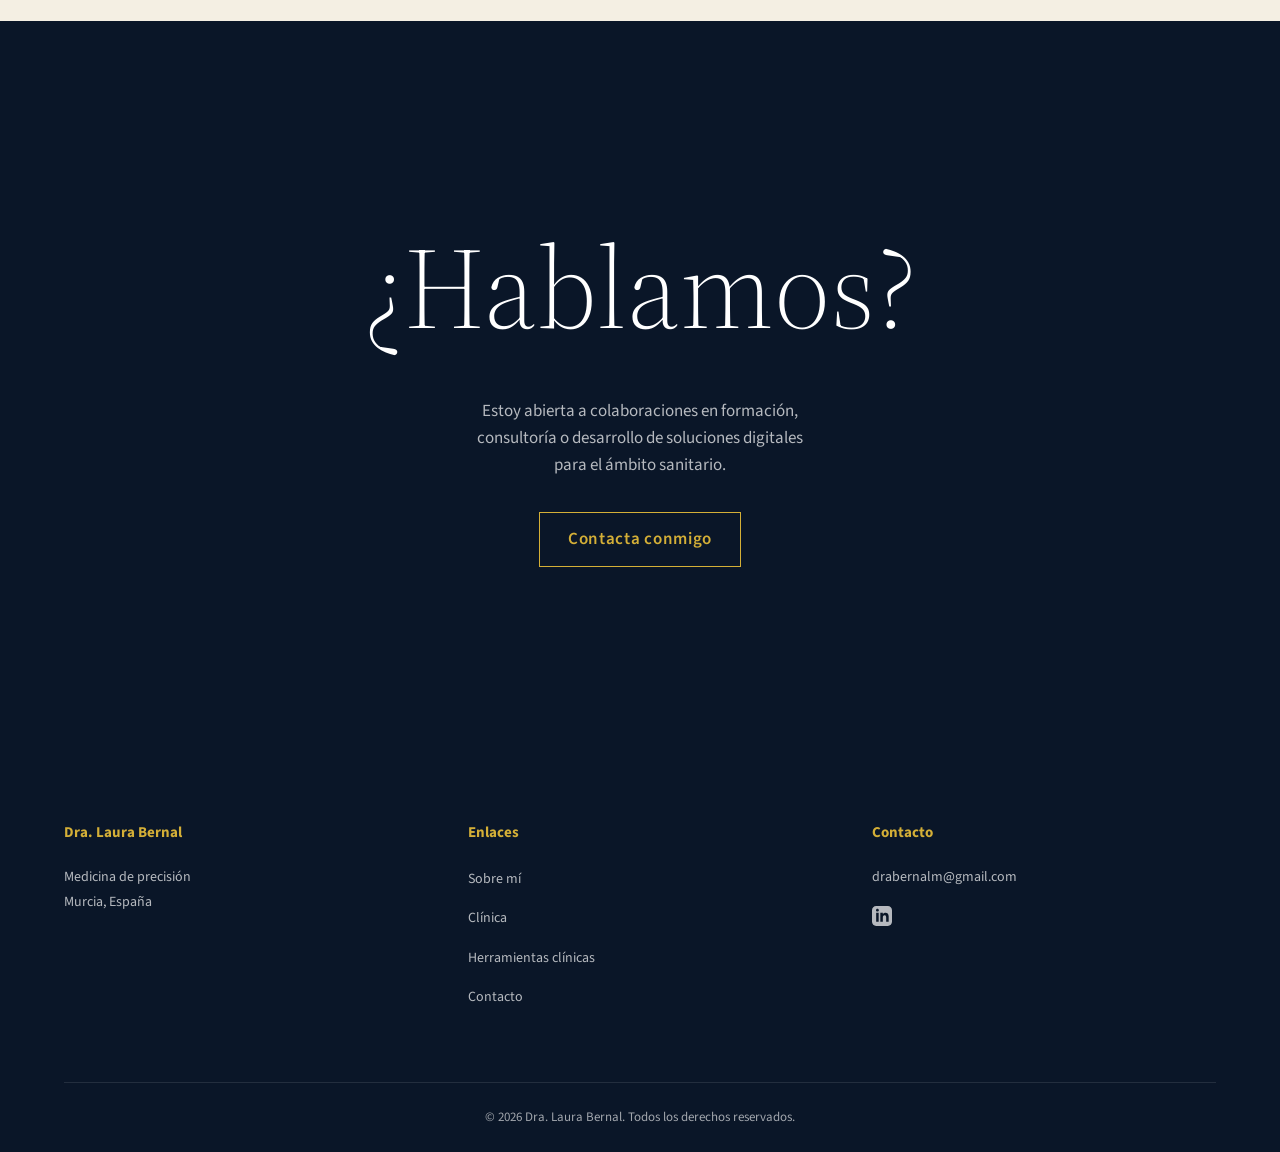
<file: sobre-mi.html>
<!DOCTYPE html>
<html lang="es">
<head>
    <meta charset="UTF-8">
    <meta name="viewport" content="width=device-width, initial-scale=1.0">
    <meta name="description" content="Dra. Laura Bernal - Perfil profesional: médica, desarrolladora e investigadora">
    <title>Sobre mí - Dra. Laura Bernal</title>
    <link rel="stylesheet" href="css/style.css">
    <link rel="stylesheet" href="css/pages.css">
    <link rel="stylesheet" href="css/inmersiva.css">
    <script>document.documentElement.classList.add('js');</script>
</head>
<body>
    <header class="header">
        <nav class="nav">
            <div class="nav-logo">
                <a href="index.html" class="nav-logo-link" aria-label="Dra. Laura Bernal · Inicio"><img src="images/logo.png" alt="Dra. Laura Bernal" class="nav-logo-img" width="2400" height="852"></a>
            </div>
            <ul class="nav-menu">
                <li><a href="index.html">Inicio</a></li>
                <li><a href="sobre-mi.html" class="active">Dra. Laura Bernal</a></li>
                <li><a href="clinica.html">Clínica</a></li>
                <li><a href="tools/index.html">Herramientas clínicas</a></li>
                <li><a href="estudios.html">Estudios clínicos</a></li>
                <li><a href="contacto.html">Contacto</a></li>
            </ul>
            <button class="nav-toggle" aria-label="Abrir menú" aria-expanded="false">
                <span></span>
                <span></span>
                <span></span>
            </button>
        </nav>
    </header>

    <main>
<section class="im-pn im-dark im-hero-s">
  <div class="im-ph-bleed"><img src="images/laura-bernal.jpg" alt="Dra. Laura Bernal"></div>
  <div class="im-w">
    <p class="im-eyebrow im-rv">Médica · Desarrolladora · Investigadora</p>
    <h1 class="im-big im-rv im-d1" style="margin-top:16px">Dra. Laura <i>Bernal</i></h1>
    <p class="im-lead-s im-rv im-d2">Mi perfil nace de una combinación poco habitual: práctica clínica asistencial, investigación biomédica y desarrollo tecnológico.</p>
  </div>
</section>

<section class="im-pn im-light">
  <div class="im-w">
    <p class="im-quote im-rv" style="color:var(--ink);max-width:28ch">Esa experiencia clínica, en entornos reales de presión, incertidumbre y toma de decisiones complejas, es la base de todo lo que construyo.</p>
    <p class="im-rv im-d1" style="color:var(--mid);font-size:18.5px;margin-top:28px;max-width:62ch">Soy médica con doble titulación universitaria, Licenciatura en Medicina y Grado en Ciencias Biomédicas, y dos especialidades clínicas: Medicina Familiar y Comunitaria y Medicina de Urgencias y Emergencias. Además, desarrollo una línea de trabajo propia en programación e IA aplicada a la clínica.</p>
  </div>
</section>

<section class="im-pn im-dark">
  <span class="im-ghost" aria-hidden="true">trayectoria</span>
  <div class="im-w"><p class="im-eyebrow im-rv">Trayectoria profesional</p>
    <h2 class="im-big im-rv im-d1" style="margin-top:16px">Desde 2014,<br>en consulta</h2>
    <p class="im-lead-s im-rv im-d2" style="color:rgba(255,255,255,.75)">Actualmente en atención primaria, tras una etapa previa en urgencias hospitalarias de un centro de referencia regional.</p></div>
</section>
<section class="im-sheet im-s-dark"><div class="im-w"><div><div class="im-num">01</div><div class="im-when">2022 – actualidad</div></div><div><h2>Desarrolladora IA clínica</h2><p class="im-sub">Proyectos propios</p><p>Desarrollo de herramientas clínicas propias combinando 12 años de práctica médica real con programación full-stack e inteligencia artificial.</p><p>Plataforma de gestión de pacientes crónicos, sistema de apoyo a la decisión terapéutica (CDSS) con la API oficial de la AEMPS y motor de diagnóstico diferencial basado en IA.</p><p class="im-nx">Stack: React.js · Node.js · Python · MongoDB · PostgreSQL · Supabase · OpenAI API · MCP</p></div></div></section>
<section class="im-sheet im-s-light"><div class="im-w"><div><div class="im-num">02</div><div class="im-when">2024 – actualidad</div></div><div><h2>Formadora en IA, programación y bioinformática</h2><p class="im-sub">Independiente</p><p>Formación práctica en inteligencia artificial, programación y bioinformática dirigida a médicos y profesionales sanitarios, en niveles básico y avanzado. Todo lo que se enseña se puede aplicar el lunes siguiente en consulta.</p><p>Docente en el Programa UPRO de Formación en Competencias Digitales para Médicos (Generación D de Red.es, Next Generation EU), con la participación de la Organización Médica Colegial.</p></div></div></section>
<section class="im-sheet im-s-dark2"><div class="im-w"><div><div class="im-num">03</div><div class="im-when">2014 – actualidad</div></div><div><h2>Médica de familia</h2><p class="im-sub">Servicio Murciano de Salud</p><p>Médica de familia en activo en el sistema público con más de 12 años de práctica clínica continuada. Conozco los flujos reales de la consulta, los cuellos de botella del sistema y los problemas que merecen ser resueltos.</p></div></div></section>
<section class="im-sheet im-s-cream"><div class="im-w"><div><div class="im-num">04</div><div class="im-when">2017 – actualidad</div></div><div><h2>Docente clínica</h2><p class="im-sub">Unidad Docente AFyC Murcia / Universidad de Murcia</p><p>Colaboradora clínica en la formación de residentes MIR y profesora colaboradora de prácticas clínicas para estudiantes de Medicina.</p></div></div></section>
<section class="im-sheet im-s-dark"><div class="im-w"><div><div class="im-num">05</div><div class="im-when">2020 – actualidad</div></div><div><h2>Medicina estética y de precisión</h2><p class="im-sub">Clínica Dra. Laura Bernal · Murcia</p><p>Clínica propia con enfoque en medicina estética y medicina de precisión, integrando el perfil genético del paciente en la planificación del tratamiento.</p></div></div></section>
<section class="im-sheet im-s-light"><div class="im-w"><div><div class="im-num">06</div><div class="im-when">2018 – 2024</div></div><div><h2>Urgencias hospitalarias</h2><p class="im-sub">H. U. Virgen de la Arrixaca</p><p>Urgencias hospitalarias de alta complejidad. Especialista en Medicina de Urgencias y Emergencias, título oficial obtenido en febrero de 2026.</p></div></div></section>

<section class="im-pn im-light im-form">
  <div class="im-w"><p class="im-eyebrow im-dk im-rv">Formación académica</p>
    <h2 class="im-mid-t im-rv im-d1" style="margin-top:14px">Dos titulaciones, dos especialidades</h2>
    <ul class="im-rv im-d2"><li><div><b>Licenciatura en Medicina</b><small>Universitat de Lleida</small></div><span>2013</span></li><li><div><b>Especialista en Medicina Familiar y Comunitaria</b><small>Ministerio de Sanidad · Vía MIR</small></div><span>2018</span></li><li><div><b>Grado en Ciencias Biomédicas</b><small>Universitat de Lleida</small></div><span>2019</span></li><li><div><b>Máster en Medicina de Urgencias y Emergencias</b><small>Universidad Miguel Hernández</small></div><span>2019</span></li><li><div><b>Máster en Medicina Estética, Nutrición y Antienvejecimiento</b><small>UDIMA</small></div><span>2019</span></li><li><div><b>Máster Universitario en Nutrición y Salud</b><small>Universidad Internacional Valenciana (VIU)</small></div><span>2020</span></li><li><div><b>Especialista en Medicina de Urgencias y Emergencias</b><small>Ministerio de Sanidad</small></div><span>2026</span></li></ul></div>
</section>

<section class="im-pn im-cream">
  <div class="im-w"><p class="im-eyebrow im-dk im-rv">Colaboraciones y grupos de trabajo</p>
    <h2 class="im-mid-t im-rv im-d1" style="margin-top:14px">Grupo de Trabajo de Genética</h2>
    <p class="im-rv im-d2" style="color:var(--mid);font-size:19px;margin-top:16px">SEMERGEN · Sociedad Española de Médicos de Atención Primaria</p></div>
</section>

<section class="im-end"><div><h2 class="im-rv">¿Hablamos?</h2>
  <p class="im-rv im-d1">Estoy abierta a colaboraciones en formación, consultoría o desarrollo de soluciones digitales para el ámbito sanitario.</p>
  <a class="im-btn im-rv im-d2" href="contacto.html">Contacta conmigo</a></div></section>
    </main>

    <footer class="footer">
        <div class="container">
            <div class="footer-content">
                <div class="footer-section">
                    <h4>Dra. Laura Bernal</h4>
                    <p>Medicina de precisión<br>Murcia, España</p>
                </div>
                <div class="footer-section">
                    <h4>Enlaces</h4>
                    <ul>
                        <li><a href="sobre-mi.html">Sobre mí</a></li>
                        <li><a href="clinica.html">Clínica</a></li>
                        <li><a href="tools/index.html">Herramientas clínicas</a></li>
                        <li><a href="contacto.html">Contacto</a></li>
                    </ul>
                </div>
                <div class="footer-section">
                    <h4>Contacto</h4>
                    <p>
                        <a href="mailto:drabernalm@gmail.com">drabernalm@gmail.com</a>
                    </p>
                    <div class="footer-social">
                        <a href="https://www.linkedin.com/in/laura-bernal-4a9760118/" target="_blank" rel="noopener" aria-label="LinkedIn">
                            <svg xmlns="http://www.w3.org/2000/svg" width="20" height="20" viewBox="0 0 24 24" fill="currentColor">
                                <path d="M19 0h-14c-2.761 0-5 2.239-5 5v14c0 2.761 2.239 5 5 5h14c2.762 0 5-2.239 5-5v-14c0-2.761-2.238-5-5-5zm-11 19h-3v-11h3v11zm-1.5-12.268c-.966 0-1.75-.79-1.75-1.764s.784-1.764 1.75-1.764 1.75.79 1.75 1.764-.783 1.764-1.75 1.764zm13.5 12.268h-3v-5.604c0-3.368-4-3.113-4 0v5.604h-3v-11h3v1.765c1.396-2.586 7-2.777 7 2.476v6.759z"/>
                            </svg>
                        </a>
                    </div>
                </div>
            </div>
            <div class="footer-bottom">
                <p>&copy; 2026 Dra. Laura Bernal. Todos los derechos reservados.</p>
            </div>
        </div>
    </footer>

    <script src="js/main.js"></script>
    <script src="js/inmersiva.js"></script>
</body>
</html>
</file>
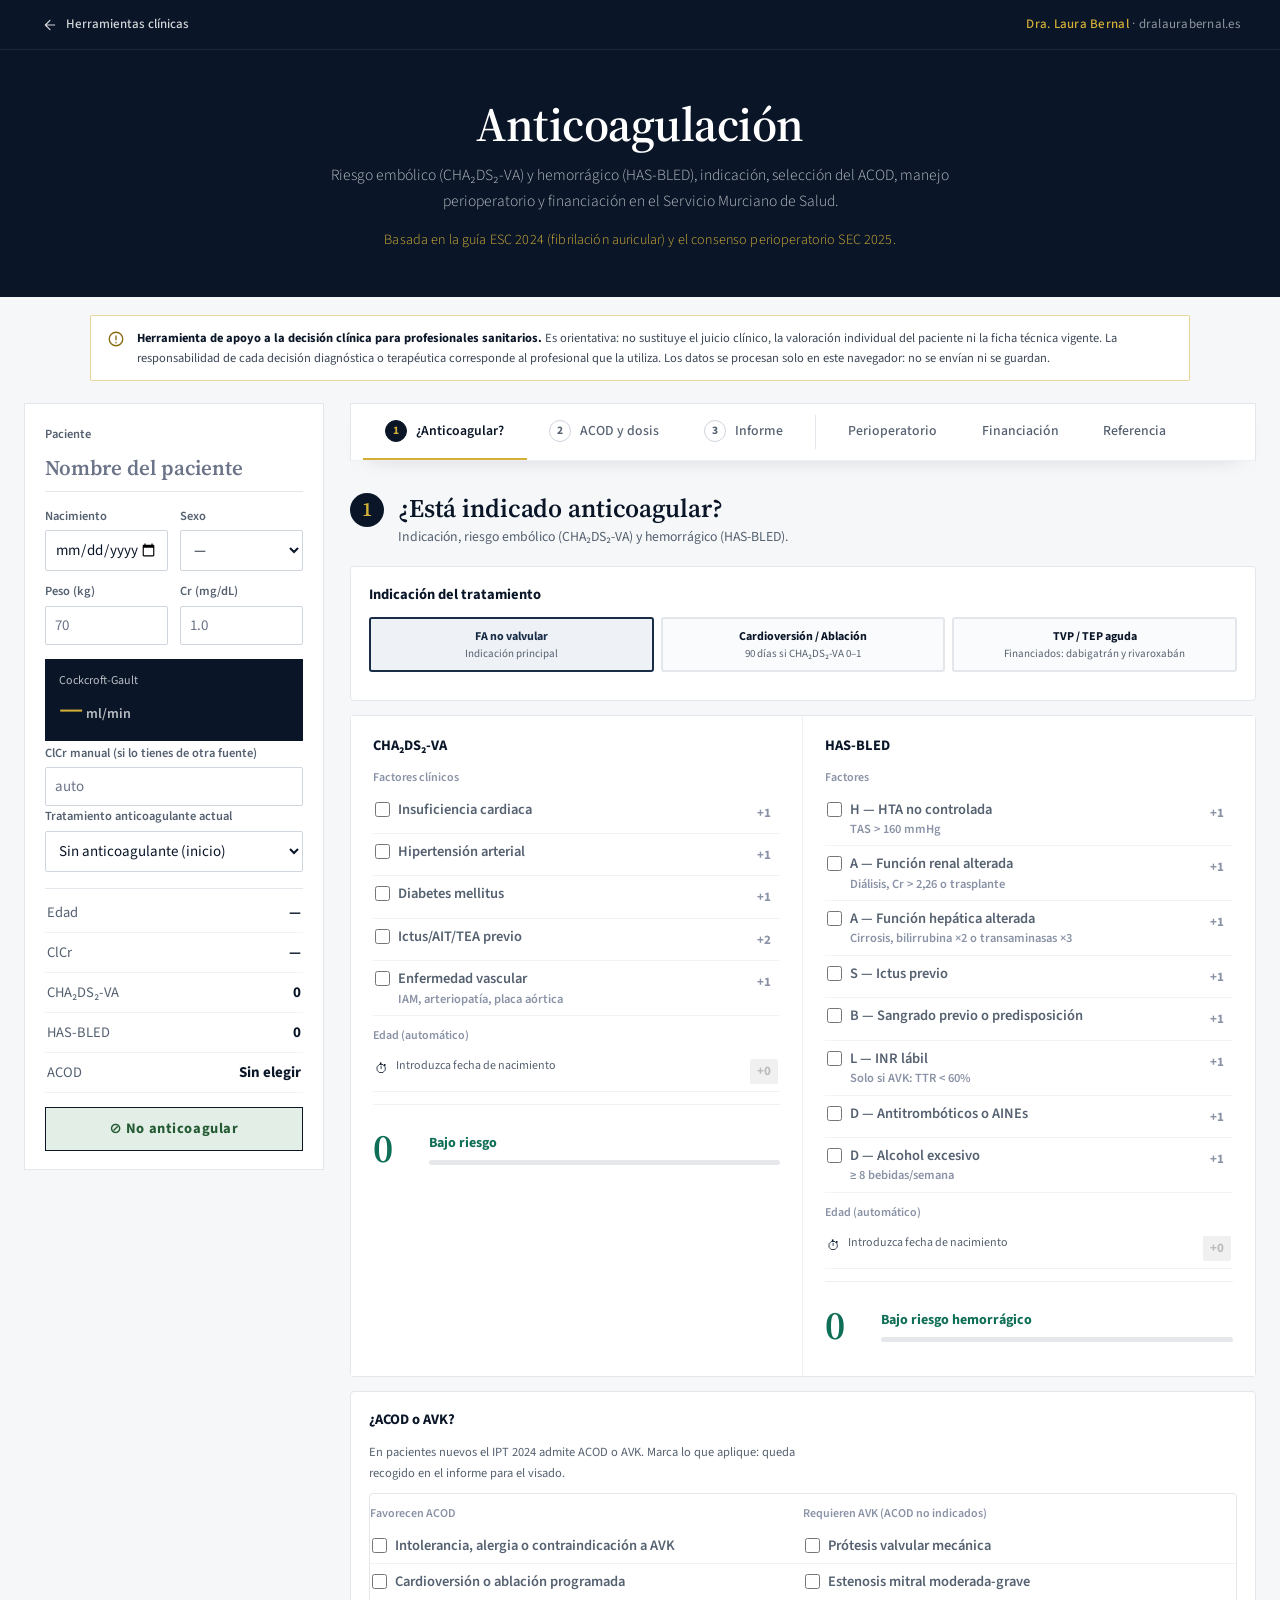
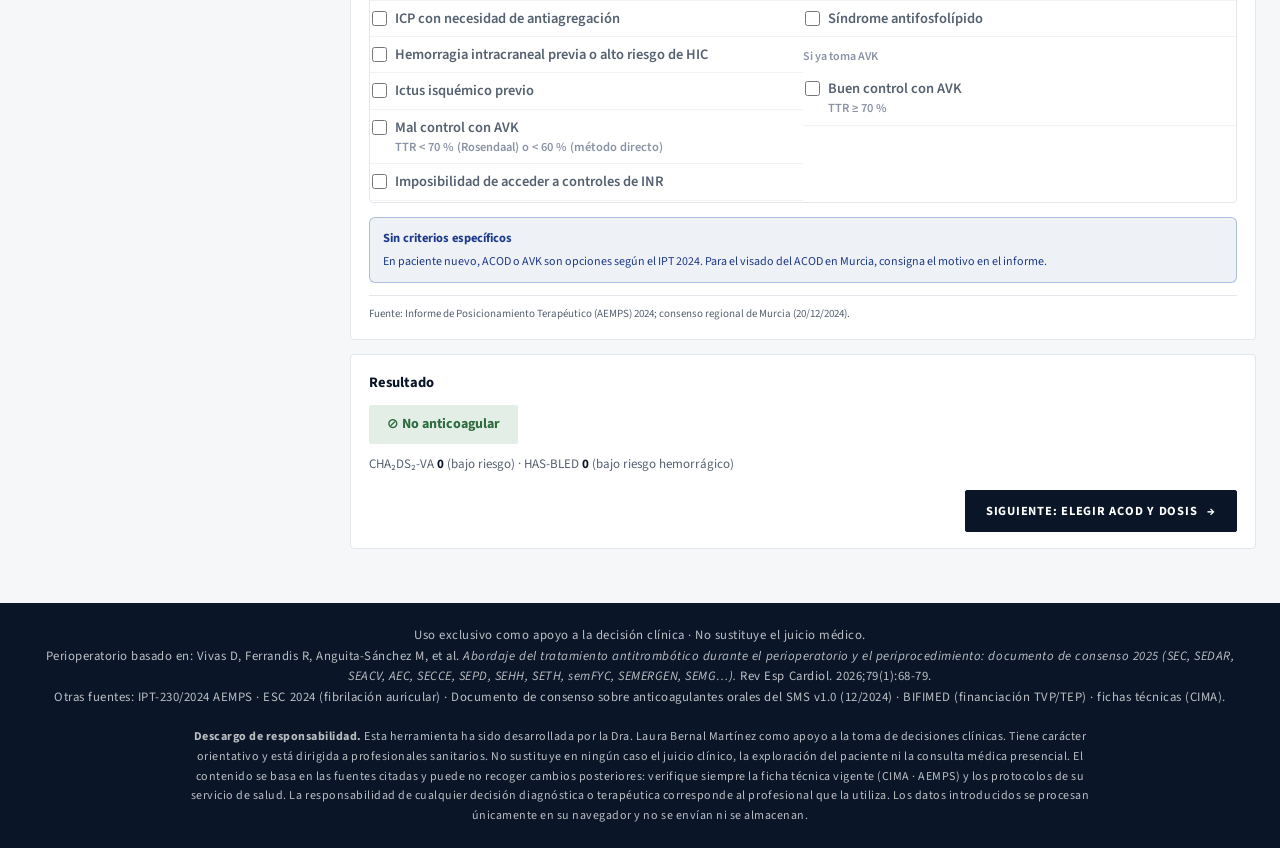
<file: tools/anticoagulacion.html>
<!DOCTYPE html>
<html lang="es">
<head>
<meta charset="UTF-8">
<meta name="viewport" content="width=device-width, initial-scale=1.0">
<title>Anticoagulación — MF Murcia</title>
<style>
  @import url('https://fonts.googleapis.com/css2?family=Source+Serif+4:ital,opsz,wght@0,8..60,400;0,8..60,500;0,8..60,600;0,8..60,700;1,8..60,400&family=Source+Sans+3:wght@400;500;600;700&display=swap');
  *, *::before, *::after { box-sizing: border-box; margin: 0; padding: 0; }
  :root {
    /* Paleta de marca (sistema de diseño Osteoporosis) */
    --navy:#1A2E5C; --cobalt:#0047AB; --gold:#D4AF37; --gold-lt:#F5D97A;
    --ink:#16223f; --ink-mid:#4a5673; --bone:#f4f6f9; --bone-dark:#e4e8ef;
    --rust:#1A2E5C; --shadow:rgba(26,46,92,0.10);

    /* Roles existentes remapeados a la paleta de marca */
    --bg:#f4f6f9; --surface:#fff; --border:#C8CDD6; --text:#16223f; --muted:#4a5673;
    --blue:#0047AB; --blue-l:#e9f0fb; --blue-m:#b9ccea;
    --green:#2e6b3e; --green-l:#e3efe6;
    --orange:#9a6a08; --orange-l:#faf2d6;
    --red:#E24B4A; --red-l:#fbe4e2;
    --purple:#5a3070; --purple-l:#ece2f3;
    --mono:'Source Sans 3',sans-serif; --sans:'Source Sans 3',sans-serif; --r:4px;
  }
  body{font-family:var(--sans);font-size:15px;line-height:1.65;background:var(--bg);color:var(--text);min-height:100vh;padding:0;}

  /* HEADER (estilo Osteoporosis: oscuro + serif + acento dorado) */
  .header{background:var(--ink);color:var(--bone);padding:3rem 1.5rem 2.5rem;position:relative;overflow:hidden;display:block;margin-bottom:0;}
  .header::before{content:'';position:absolute;top:-60px;right:-60px;width:320px;height:320px;border-radius:50%;background:radial-gradient(circle,rgba(0,71,171,.30) 0%,transparent 70%);pointer-events:none;}
  .header::after{content:'';position:absolute;bottom:-40px;left:10%;width:200px;height:200px;border-radius:50%;background:radial-gradient(circle,rgba(212,175,55,.22) 0%,transparent 70%);pointer-events:none;}
  .header-inner{max-width:1100px;margin:0 auto;position:relative;z-index:1;}
  .hdr-badge{display:inline-block;font-family:'Source Sans 3',sans-serif;font-size:.7rem;letter-spacing:.12em;text-transform:uppercase;background:var(--rust);color:#fff;padding:.25rem .75rem;border-radius:2px;margin-bottom:.75rem;}
  .header h1{font-family:'Source Serif 4',serif;font-size:clamp(2rem,4vw,2.9rem);font-weight:600;line-height:1.1;letter-spacing:-0.01em;color:var(--bone);margin-bottom:.4rem;}
  .header h1 span{color:var(--gold-lt);}
  .header p{font-size:.85rem;color:rgba(245,240,232,.55);max-width:560px;font-weight:300;}
  .murcia-badge{position:absolute;top:0;right:0;display:inline-flex;align-items:center;gap:5px;font-size:.7rem;font-weight:600;letter-spacing:.1em;text-transform:uppercase;padding:.28rem .7rem;border-radius:2px;background:var(--gold);color:var(--ink);}

  /* TABS (estilo Osteoporosis tab-bar: barra oscura sticky, subrayado dorado) */
  .tabs{display:flex;gap:0;background:var(--ink);border:none;border-bottom:2px solid var(--rust);border-radius:0;padding:0 max(1rem,calc((100% - 1200px)/2));margin-bottom:0;overflow-x:auto;scrollbar-width:none;position:sticky;top:0;z-index:200;}
  .tab{flex:0 0 auto;min-width:0;padding:.8rem 1.4rem;border-radius:0;border:none;border-bottom:3px solid transparent;background:none;font-family:var(--sans);font-size:.78rem;font-weight:500;letter-spacing:.06em;text-transform:uppercase;color:rgba(245,240,232,.6);cursor:pointer;transition:color .2s,background .2s,border-bottom .2s;text-align:center;white-space:nowrap;}
  .tab.active{background:none;color:var(--gold-lt);border-bottom-color:var(--gold-lt);}
  .tab:not(.active):hover{background:rgba(255,255,255,.05);color:var(--bone);}
  .section{display:none;max-width:1200px;margin:0 auto;padding:2rem 1.5rem 1rem;} .section.active{display:block;}

  .card{background:var(--surface);border-radius:var(--r);border:1px solid var(--border);padding:16px 18px;margin-bottom:14px;box-shadow:0 1px 4px var(--shadow);}
  .card-title{font-family:var(--sans);font-size:.72rem;font-weight:600;text-transform:uppercase;letter-spacing:.09em;color:var(--ink-mid);margin-bottom:12px;padding-bottom:8px;border-bottom:1.5px solid var(--border);display:flex;justify-content:space-between;align-items:center;flex-wrap:wrap;gap:6px;}

  /* FOOTER (estilo Osteoporosis) */
  .footer{background:var(--ink-mid);color:rgba(245,240,232,.55);padding:1.4rem 2rem;font-size:.8rem;letter-spacing:.04em;text-align:center;margin-top:1.5rem;line-height:1.6;}

  .prow{display:flex;gap:10px;align-items:flex-end;flex-wrap:wrap;}
  .pfield{flex:1;min-width:120px;}
  .pfield label{display:block;font-size:11px;font-weight:700;text-transform:uppercase;letter-spacing:.06em;color:var(--muted);margin-bottom:4px;}
  .pfield input,.pfield select{width:100%;padding:8px 11px;border-radius:8px;border:1.5px solid var(--border);font-size:13px;font-family:var(--sans);color:var(--text);background:#fafbfc;transition:border-color .15s;outline:none;}
  .pfield input:focus,.pfield select:focus{border-color:var(--blue);background:#fff;}
  .fg-pill{display:flex;flex-direction:column;align-items:center;justify-content:center;background:var(--blue-l);border:1.5px solid var(--blue-m);border-radius:10px;padding:8px 14px;min-width:90px;}
  .fg-pill .num{font-family:var(--mono);font-size:26px;font-weight:600;color:var(--blue);line-height:1;}
  .fg-pill .lbl{font-size:11px;color:#4070c4;margin-top:1px;font-weight:700;text-transform:uppercase;}

  .grid2{display:grid;grid-template-columns:1fr 1fr;gap:12px;}
  .frow{display:flex;align-items:flex-start;gap:8px;padding:7px 9px;border-radius:8px;margin-bottom:1px;cursor:pointer;transition:background .1s;}
  .frow:hover{background:#f8f9fb;} .frow.active{background:var(--blue-l);}
  .frow input[type=checkbox]{width:15px;height:15px;flex-shrink:0;margin-top:2px;accent-color:var(--blue);cursor:pointer;}
  .flabel{flex:1;font-size:12px;line-height:1.4;}
  .flabel small{display:block;font-size:11px;color:var(--muted);margin-top:1px;}
  .fpts{font-size:11px;font-weight:700;font-family:var(--mono);padding:2px 7px;border-radius:20px;background:#f0f0f0;color:#666;flex-shrink:0;margin-top:1px;}
  .frow.active .fpts{background:var(--blue);color:#fff;}
  .age-row{display:flex;align-items:flex-start;gap:8px;padding:7px 9px;border-radius:8px;border:1.5px dashed #ddd;margin-bottom:1px;background:#fafafa;}
  .age-row.on{background:var(--blue-l);border-color:var(--blue-m);}
  .group-lbl{font-size:11px;font-weight:700;text-transform:uppercase;letter-spacing:.08em;color:#bbb;margin:10px 0 5px 9px;}

  .score-bar{margin-top:12px;padding:10px 12px;border-radius:10px;background:#f8f9fb;display:flex;align-items:center;gap:10px;}
  .score-num{font-family:var(--mono);font-size:38px;font-weight:600;min-width:46px;transition:color .3s;}
  .score-info{flex:1;}
  .score-name{font-size:11px;text-transform:uppercase;letter-spacing:.06em;color:var(--muted);margin-bottom:2px;}
  .score-label{font-size:12px;font-weight:700;transition:color .3s;}
  .bar-wrap{margin-top:5px;background:#e5e7eb;border-radius:4px;height:5px;overflow:hidden;}
  .bar-fill{height:100%;border-radius:4px;transition:width .35s,background .35s;}

  /* ACOD selector */
  .indic-grid{display:grid;grid-template-columns:repeat(3,1fr);gap:7px;margin-bottom:12px;}
  .indic-btn{padding:9px 8px;border-radius:8px;border:2px solid var(--border);background:#fafbfc;cursor:pointer;text-align:center;transition:all .15s;font-family:var(--sans);}
  .indic-btn .name{font-size:12px;font-weight:700;color:var(--text);}
  .indic-btn .sub{font-size:11px;color:var(--muted);margin-top:1px;}
  .indic-btn.selected{border-color:var(--blue);background:var(--blue-l);}
  .indic-btn.selected .name{color:var(--blue);}
  .indic-btn:hover:not(.selected){border-color:#b0bfdb;background:#f2f5fb;}

  .acod-grid{display:grid;grid-template-columns:repeat(4,1fr);gap:7px;margin-bottom:12px;}
  .acod-btn{padding:9px 7px;border-radius:9px;border:2px solid var(--border);background:#fafbfc;cursor:pointer;text-align:center;transition:all .15s;font-family:var(--sans);}
  .acod-btn .name{font-size:12px;font-weight:700;color:var(--text);}
  .acod-btn .brand{font-size:11px;color:var(--muted);margin-top:1px;}
  .acod-btn.selected{border-color:var(--blue);background:var(--blue-l);}
  .acod-btn.selected .name{color:var(--blue);}
  .acod-btn:hover:not(.selected){border-color:#b0bfdb;}
  .acod-btn.disabled{opacity:.4;cursor:not-allowed;border-style:dashed;}

  .dosis-row{display:flex;gap:7px;flex-wrap:wrap;margin-bottom:8px;}
  .dosis-btn{padding:6px 13px;border-radius:8px;border:1.5px solid var(--border);background:#fafbfc;cursor:pointer;font-family:var(--mono);font-size:12px;font-weight:600;color:var(--text);transition:all .15s;}
  .dosis-btn.selected{border-color:var(--blue);background:var(--blue);color:#fff;}
  .dosis-btn:hover:not(.selected){border-color:#b0bfdb;}

  .alert-box{padding:10px 13px;border-radius:9px;font-size:12px;line-height:1.7;margin-top:8px;}
  .alert-box.warn{background:var(--orange-l);border-left:3px solid var(--orange);color:#7c3a00;}
  .alert-box.danger{background:var(--red-l);border-left:3px solid var(--red);color:#7f1d1d;}
  .alert-box.ok{background:var(--green-l);border-left:3px solid var(--green);color:#065f46;}
  .alert-box.info{background:var(--blue-l);border-left:3px solid var(--blue);color:#1e3a8a;}
  .alert-box.purple{background:var(--purple-l);border-left:3px solid var(--purple);color:#4c1d95;}
  .alert-box strong{display:block;margin-bottom:3px;font-size:12.5px;}

  .decision-badge{display:inline-flex;align-items:center;gap:6px;font-size:12px;font-weight:700;padding:6px 16px;border-radius:20px;margin-bottom:10px;}
  .parrafo-box{background:#f8f9fb;border-radius:10px;border:1px solid var(--border);padding:13px 15px;font-size:12.5px;line-height:1.85;color:var(--text);white-space:pre-wrap;min-height:70px;}
  .copy-btn{margin-top:8px;width:100%;padding:9px;border-radius:9px;border:1.5px solid var(--border);background:var(--surface);font-family:var(--sans);font-size:12px;font-weight:600;cursor:pointer;color:var(--text);transition:all .15s;}
  .copy-btn:hover{background:#f5f7fb;} .copy-btn.copied{background:var(--green-l);border-color:var(--green);color:var(--green);}

  /* Perioperatorio */
  .timeline{display:flex;gap:0;overflow-x:auto;margin:12px 0;}
  .tday{flex:1;min-width:44px;text-align:center;}
  .tday .dlbl{font-family:var(--mono);font-size:11px;font-weight:600;color:var(--muted);margin-bottom:4px;}
  .tday .dpill{height:28px;display:flex;align-items:center;justify-content:center;font-size:11px;font-weight:600;margin:0 1px;border-radius:0;}
  .tday:first-child .dpill{border-radius:7px 0 0 7px;} .tday:last-child .dpill{border-radius:0 7px 7px 0;}
  .day-on{background:var(--green-l);color:var(--green);} .day-off{background:var(--red-l);color:var(--red);}
  .day-surg{background:var(--blue);color:#fff;} .day-restart{background:var(--blue-l);color:var(--blue);}

  .surg-table{width:100%;border-collapse:collapse;font-size:12px;margin-top:8px;}
  .surg-table th{padding:6px 9px;background:#f0f2f7;text-align:left;font-weight:700;border-bottom:1px solid var(--border);}
  .surg-table td{padding:6px 9px;border-bottom:1px solid #f0f2f7;vertical-align:top;line-height:1.5;}
  .surg-table tr:last-child td{border-bottom:none;}

  .chip{display:inline-block;font-size:11px;font-weight:600;padding:2px 8px;border-radius:20px;}
  .chip-g{background:var(--green-l);color:var(--green);} .chip-o{background:var(--orange-l);color:var(--orange);}
  .chip-r{background:var(--red-l);color:var(--red);} .chip-b{background:var(--blue-l);color:var(--blue);}
  .chip-p{background:var(--purple-l);color:var(--purple);}

  /* Selector ACOD helper */
  .helper-grid{display:grid;grid-template-columns:1fr 1fr;gap:10px;}
  .helper-card{padding:12px 14px;border-radius:10px;border:1.5px solid var(--border);background:var(--surface);}
  .helper-card h3{font-size:12px;font-weight:700;margin-bottom:8px;display:flex;align-items:center;gap:6px;}
  .helper-card ul{list-style:none;padding:0;}
  .helper-card ul li{font-size:11.5px;padding:3px 0;border-bottom:1px solid #f0f2f7;line-height:1.5;}
  .helper-card ul li:last-child{border-bottom:none;}
  .pref{color:var(--green);font-weight:700;margin-right:3px;}
  .avoid{color:var(--red);font-weight:700;margin-right:3px;}

  /* ── Calculadora ACOD ── */
  .crit-section{margin-bottom:14px;}
  .crit-section-title{font-size:11px;font-weight:700;text-transform:uppercase;letter-spacing:.08em;color:var(--muted);padding:6px 10px;background:#f4f5f7;border-radius:7px;margin-bottom:8px;display:flex;align-items:center;gap:6px;}
  .crit-grid{display:grid;grid-template-columns:1fr 1fr;gap:6px;}
  .crit-btn{padding:9px 12px;border-radius:9px;border:2px solid var(--border);background:#fafbfc;cursor:pointer;text-align:left;transition:all .15s;font-family:var(--sans);display:flex;align-items:center;gap:8px;}
  .crit-btn:hover{border-color:#b0bfdb;background:#f2f5fb;}
  .crit-btn.on-good{border-color:var(--green);background:var(--green-l);}
  .crit-btn.on-bad{border-color:var(--red);background:var(--red-l);}
  .crit-btn.on-warn{border-color:var(--orange);background:var(--orange-l);}
  .crit-icon{font-size:16px;flex-shrink:0;}
  .crit-text{flex:1;}
  .crit-text .ct{font-size:12px;font-weight:600;color:var(--text);}
  .crit-text .cs{font-size:11px;color:var(--muted);margin-top:1px;}
  .crit-check{width:18px;height:18px;border-radius:5px;border:2px solid #ddd;display:flex;align-items:center;justify-content:center;font-size:11px;flex-shrink:0;transition:all .15s;}
  .crit-btn.on-good .crit-check{background:var(--green);border-color:var(--green);color:#fff;}
  .crit-btn.on-bad .crit-check{background:var(--red);border-color:var(--red);color:#fff;}
  .crit-btn.on-warn .crit-check{background:var(--orange);border-color:var(--orange);color:#fff;}

  /* Fármaco interacción selector */
  .farm-grid{display:flex;flex-wrap:wrap;gap:6px;margin-bottom:10px;}
  .farm-tag{padding:5px 11px;border-radius:20px;border:1.5px solid var(--border);background:#fafbfc;cursor:pointer;font-size:11.5px;font-weight:600;color:var(--text);transition:all .15s;display:flex;align-items:center;gap:5px;}
  .farm-tag:hover{border-color:#b0bfdb;}
  .farm-tag.sel-bad{border-color:var(--red);background:var(--red-l);color:var(--red);}
  .farm-tag.sel-warn{border-color:var(--orange);background:var(--orange-l);color:var(--orange);}
  .farm-tag .ft-x{display:none;font-size:12px;}
  .farm-tag.sel-bad .ft-x,.farm-tag.sel-warn .ft-x{display:inline;}

  .farm-cat-title{font-size:11px;font-weight:700;text-transform:uppercase;letter-spacing:.07em;color:var(--muted);margin:10px 0 6px;padding-left:2px;}

  /* Resultado calculadora */
  .acod-result-grid{display:grid;grid-template-columns:repeat(4,1fr);gap:10px;margin:14px 0;}
  .acod-result-card{border-radius:11px;border:2px solid var(--border);padding:14px 10px;text-align:center;transition:all .25s;position:relative;overflow:hidden;}
  .acod-result-card.rank-1{border-color:var(--green);background:var(--green-l);}
  .acod-result-card.rank-2{border-color:#9ec8b8;background:#f0faf6;}
  .acod-result-card.rank-ci{border-color:var(--red);background:var(--red-l);opacity:.7;}
  .acod-result-card .arc-name{font-size:13px;font-weight:700;margin-bottom:2px;}
  .acod-result-card .arc-brand{font-size:11px;color:var(--muted);margin-bottom:8px;}
  .acod-result-card .arc-score{font-family:var(--mono);font-size:28px;font-weight:700;line-height:1;margin-bottom:4px;}
  .acod-result-card .arc-label{font-size:11px;font-weight:700;text-transform:uppercase;letter-spacing:.05em;padding:2px 8px;border-radius:20px;display:inline-block;margin-bottom:8px;}
  .rank-1 .arc-label{background:var(--green);color:#fff;}
  .rank-2 .arc-label{background:#9ec8b8;color:#fff;}
  .rank-ci .arc-label{background:var(--red);color:#fff;}
  .acod-result-card .arc-pros,.acod-result-card .arc-cons{text-align:left;font-size:11.5px;line-height:1.6;margin-top:6px;}
  .acod-result-card .arc-pros li{color:var(--green);list-style:none;}
  .acod-result-card .arc-cons li{color:var(--red);list-style:none;}
  .arc-ci-banner{position:absolute;top:8px;right:-18px;background:var(--red);color:#fff;font-size:11px;font-weight:700;padding:3px 22px;transform:rotate(35deg);letter-spacing:.05em;}
  .arc-bar-wrap{margin:6px 0 4px;background:#e5e7eb;border-radius:4px;height:7px;overflow:hidden;}
  .arc-bar{height:100%;border-radius:4px;transition:width .5s cubic-bezier(.4,0,.2,1);}
  .arc-farmrow{font-size:11px;text-align:left;padding:2px 0;line-height:1.5;border-bottom:1px solid rgba(0,0,0,.04);}

  .reset-btn{padding:7px 18px;border-radius:8px;border:1.5px solid var(--border);background:#fafbfc;font-family:var(--sans);font-size:12px;font-weight:600;cursor:pointer;color:var(--muted);transition:all .15s;}
  .reset-btn:hover{border-color:var(--red);color:var(--red);background:var(--red-l);}

  /* ── Alineación con el sistema de diseño Osteoporosis: radios crisp + acentos ── */
  .pfield input,.pfield select{border-radius:3px;}
  .pfield input:focus,.pfield select:focus{box-shadow:0 0 0 2px rgba(0,71,171,.15);}
  .indic-btn,.acod-btn,.dosis-btn,.crit-btn,.farm-tag,.copy-btn,.reset-btn{border-radius:3px;}
  .fg-pill,.score-bar,.parrafo-box,.helper-card,.acod-result-card{border-radius:4px;}
  .alert-box{border-radius:0 4px 4px 0;border-left-width:4px;}
  .chip,.fpts,.decision-badge{border-radius:2px;}
  .frow,.age-row,.crit-section-title{border-radius:3px;}
  .tday .dpill,.tday:first-child .dpill{border-radius:0;}
  .tday:first-child .dpill{border-radius:4px 0 0 4px;} .tday:last-child .dpill{border-radius:0 4px 4px 0;}
  .helper-card h3{font-family:'Source Serif 4',serif;font-weight:600;font-size:13.5px;display:flex;align-items:center;gap:8px;}
  .helper-card h3 svg{flex-shrink:0;}

  /* iconos de sección elegantes (calculadora) + ocultar emojis por botón */
  .crit-icon{display:none;}
  .crit-section-title{color:var(--ink-mid);background:#eef1f6;}
  .crit-section-title .sec-ic{display:inline-flex;align-items:center;color:#b8902f;}
  .farm-cat-title{color:var(--ink-mid);}

  /* Calendario perioperatorio (elegante, sin emojis) */
  .cal{display:flex;align-items:flex-start;gap:0;margin:4px 0 2px;overflow-x:auto;padding:2px 2px 6px;}
  .cal-step{flex:1;min-width:66px;text-align:center;position:relative;}
  .cal-step::before{content:'';position:absolute;top:8px;left:0;right:0;height:2px;background:var(--border);}
  .cal-step:first-child::before{left:50%;}
  .cal-step:last-child::before{right:50%;}
  .cal-dot{position:relative;z-index:1;width:13px;height:13px;border-radius:50%;margin:2px auto 8px;border:2px solid;background:#fff;}
  .cal-date{font-size:11px;font-weight:600;color:var(--ink);text-transform:capitalize;}
  .cal-lbl{font-size:11px;text-transform:uppercase;letter-spacing:.05em;margin-top:2px;}

  /* "+" con resto de nombres comerciales (tooltip) */
  .brand-more{display:inline-flex;align-items:center;justify-content:center;width:14px;height:14px;border-radius:50%;background:var(--bone-dark);color:var(--ink-mid);font-size:11px;font-weight:700;line-height:1;cursor:help;position:relative;vertical-align:middle;margin-left:3px;border:1px solid var(--border);transition:background .15s,color .15s;}
  .brand-more:hover{background:var(--gold);color:var(--ink);border-color:var(--gold);}
  .brand-more::after{content:attr(data-tip);position:absolute;bottom:150%;left:50%;transform:translateX(-50%);background:var(--ink);color:#fff;font-size:11.5px;font-weight:500;text-transform:none;letter-spacing:.01em;padding:7px 10px;border-radius:4px;white-space:normal;width:max-content;max-width:190px;line-height:1.5;box-shadow:0 6px 18px rgba(0,0,0,.28);opacity:0;visibility:hidden;transition:opacity .15s;z-index:60;pointer-events:none;}
  .brand-more::before{content:'';position:absolute;bottom:150%;left:50%;transform:translate(-50%,90%);border:5px solid transparent;border-top-color:var(--ink);opacity:0;visibility:hidden;transition:opacity .15s;z-index:60;}
  .brand-more:hover::after,.brand-more:hover::before{opacity:1;visibility:visible;}

  @media(max-width:620px){.crit-grid{grid-template-columns:1fr;}.acod-result-grid{grid-template-columns:repeat(2,1fr);}}
  @media(max-width:620px){.grid2{grid-template-columns:1fr;}.acod-grid{grid-template-columns:repeat(2,1fr);}.helper-grid{grid-template-columns:1fr;}.indic-grid{grid-template-columns:repeat(2,1fr);}}

  /* ══════ Estructura en 3 pasos ══════ */
  .wrap-patient{max-width:1200px;margin:0 auto;padding:1.6rem 1.5rem 0;}
  .patient-card{margin-bottom:0;border-color:#b9c3d6;box-shadow:0 6px 22px -14px rgba(26,46,92,.35);}
  .nav-sticky{position:sticky;top:0;z-index:200;background:var(--ink);box-shadow:0 10px 24px -18px rgba(0,0,0,.55);margin-top:1.4rem;}
  .nav-sticky .tabs{position:static;border-bottom:1px solid rgba(255,255,255,.08);align-items:stretch;}
  .tab.step{display:inline-flex;align-items:center;gap:9px;}
  .tab .step-n{display:inline-grid;place-items:center;width:22px;height:22px;border-radius:50%;border:1.5px solid currentColor;font-size:.72rem;font-weight:700;letter-spacing:0;line-height:1;}
  .tab.step.active .step-n{background:var(--gold-lt);border-color:var(--gold-lt);color:var(--ink);}
  .tabs-sep{flex:0 0 1px;background:rgba(255,255,255,.14);margin:.7rem .6rem;}
  .tab.tab-ref{font-size:.72rem;color:rgba(245,240,232,.5);}
  .resumen{display:flex;align-items:center;gap:6px;flex-wrap:wrap;padding:.55rem max(1rem,calc((100% - 1200px)/2 + 1.5rem));}
  .res-lbl{font-size:.66rem;letter-spacing:.12em;text-transform:uppercase;color:rgba(245,240,232,.45);margin-right:4px;}
  .res-chip{display:inline-flex;align-items:baseline;gap:6px;padding:.28rem .7rem;border-radius:999px;border:1px solid rgba(255,255,255,.12);background:rgba(255,255,255,.05);color:rgba(245,240,232,.7);font-family:var(--sans);font-size:.72rem;cursor:pointer;transition:background .2s,border-color .2s;}
  .res-chip:hover{background:rgba(255,255,255,.1);border-color:rgba(245,217,122,.5);}
  .res-chip strong{font-size:.82rem;font-weight:700;color:#fff;font-variant-numeric:tabular-nums;}
  .res-chip strong[data-nivel="ok"]{color:#86e0b4;}
  .res-chip strong[data-nivel="mid"]{color:#f6c66f;}
  .res-chip strong[data-nivel="high"]{color:#ff9d95;}
  .res-acod.is-set{border-color:rgba(245,217,122,.55);}
  .res-acod.is-set strong{color:var(--gold-lt);}
  .res-verdict{margin-left:auto;font-size:.72rem;font-weight:700;letter-spacing:.04em;padding:.28rem .75rem;border-radius:2px;}
  .res-verdict.v-si{background:#dbe7fb;color:#0b3a8a;}
  .res-verdict.v-ind{background:#faf2d6;color:#7a5200;}
  .res-verdict.v-no{background:#e3efe6;color:#245a33;}
  .step-head{display:flex;align-items:flex-start;gap:14px;margin:.4rem 0 1.1rem;}
  .step-head .step-n{flex:0 0 auto;display:grid;place-items:center;width:34px;height:34px;border-radius:50%;background:var(--ink);color:var(--gold-lt);font-family:'Source Serif 4',serif;font-weight:600;font-size:1.05rem;}
  .step-head h2{font-family:'Source Serif 4',serif;font-weight:600;font-size:1.45rem;line-height:1.2;color:var(--ink);}
  .step-head p{font-size:.86rem;color:var(--ink-mid);margin-top:2px;}
  .verdict-card{border-color:#b9c3d6;}
  .verdict-card .decision-badge{font-size:14px;padding:8px 18px;}
  .verdict-txt{font-size:13px;color:var(--ink-mid);}
  .verdict-txt strong{color:var(--ink);font-variant-numeric:tabular-nums;}
  .step-next{display:flex;justify-content:flex-end;margin-top:14px;}
  .next-btn{display:inline-flex;align-items:center;gap:10px;padding:11px 20px;border-radius:3px;border:1.5px solid var(--ink);background:var(--ink);color:var(--gold-lt);font-family:var(--sans);font-size:12.5px;font-weight:700;letter-spacing:.06em;text-transform:uppercase;cursor:pointer;transition:background .2s,transform .15s;}
  .next-btn:hover{background:var(--navy);}
  .next-btn:active{transform:scale(.98);}
  .next-btn span{transition:transform .3s cubic-bezier(.16,1,.3,1);}
  .next-btn:hover span{transform:translateX(4px);}
  .next-btn--ghost{background:#fff;color:var(--ink);}
  .next-btn--ghost:hover{background:var(--bone);}
  .hoja-note{font-size:13px;color:var(--ink-mid);margin-bottom:12px;max-width:62ch;}
  details.more{margin:4px 0 14px;border:1px solid var(--border);border-radius:var(--r);background:var(--surface);}
  details.more>summary{cursor:pointer;list-style:none;padding:13px 18px;font-size:.78rem;font-weight:600;letter-spacing:.06em;text-transform:uppercase;color:var(--ink-mid);display:flex;align-items:center;gap:10px;}
  details.more>summary::-webkit-details-marker{display:none;}
  details.more>summary::before{content:'';width:7px;height:7px;border-right:1.6px solid currentColor;border-bottom:1.6px solid currentColor;transform:rotate(-45deg);transition:transform .25s;}
  details.more[open]>summary::before{transform:rotate(45deg);}
  details.more>summary:hover{color:var(--ink);}
  .more-body{padding:0 14px 4px;}
  .card-flat{box-shadow:none;}
  .auto-note{display:block;margin-bottom:6px;color:var(--ink-mid);}
  .auto-tag,.crit-btn.is-auto .ct::after{display:inline-block;font-size:9.5px;font-weight:700;letter-spacing:.08em;text-transform:uppercase;padding:1px 6px;border-radius:2px;background:var(--ink);color:var(--gold-lt);vertical-align:1px;}
  .crit-btn.is-auto .ct::after{content:'auto';margin-left:7px;}
  .arc-pick{margin-top:10px;width:100%;padding:8px 10px;border-radius:3px;border:1.5px solid var(--ink);background:#fff;color:var(--ink);font-family:var(--sans);font-size:11.5px;font-weight:700;letter-spacing:.04em;cursor:pointer;transition:background .2s,color .2s;}
  .arc-pick:hover{background:var(--ink);color:var(--gold-lt);}
  .arc-pick.is-picked{background:var(--ink);color:var(--gold-lt);}
  .fin-box{margin-top:10px;}
  .pfield-readonly .readonly-val{padding:8px 11px;border:1.5px dashed var(--border);border-radius:3px;font-size:13px;color:var(--ink);background:var(--bone);}
  @keyframes flash-card{0%{box-shadow:0 0 0 3px rgba(212,175,55,.65)}100%{box-shadow:0 1px 4px var(--shadow)}}
  .card.flash{animation:flash-card 1.4s cubic-bezier(.16,1,.3,1);}
  @media(max-width:720px){
    .resumen{gap:5px;padding:.45rem 1rem;flex-wrap:nowrap;overflow-x:auto;scrollbar-width:none;}
    .resumen::-webkit-scrollbar{display:none;}
    .res-chip,.res-verdict{flex-shrink:0;}
    .res-lbl{display:none;}
    .res-verdict{margin-left:0;}
    .tab{padding:.75rem 1rem;}
    .wrap-patient{padding:1.1rem 1rem 0;}
    .section{padding:1.4rem 1rem 1rem;}
    .step-next .next-btn{width:100%;justify-content:center;}
  }

  /* ══════ Bloques añadidos (IPT, cambio, seguimiento, hoja) ══════ */
  .card-note{font-size:12.5px;color:var(--ink-mid);margin-bottom:10px;max-width:75ch;}
  .src-line{font-size:11px;color:var(--ink-mid);margin-top:12px;padding-top:9px;border-top:1px solid var(--border);}
  .fg-formula{margin-left:8px;font-size:11px;color:var(--ink-mid);font-variant-numeric:tabular-nums;}
  .pasos-cambio{margin:2px 0 0 20px;font-size:13px;line-height:1.9;color:var(--ink);}
  .inline-check{display:inline-flex;align-items:center;gap:6px;font-size:11.5px;font-weight:600;text-transform:none;letter-spacing:0;color:var(--ink);cursor:pointer;}
  .inline-check input{accent-color:var(--blue);width:15px;height:15px;}
  .seg-tiles{display:grid;grid-template-columns:repeat(3,1fr);gap:10px;margin-bottom:14px;}
  .seg-tile{background:var(--ink);border-radius:4px;padding:12px 14px;display:flex;flex-direction:column;gap:2px;}
  .seg-tile span{font-size:11px;letter-spacing:.09em;text-transform:uppercase;color:rgba(255,255,255,.62);}
  .seg-tile strong{font-family:'Source Serif 4',serif;font-size:1.3rem;font-weight:600;color:var(--gold-lt);line-height:1.15;}
  .seg-tile em{font-style:normal;font-size:12px;color:rgba(255,255,255,.78);}
  .seg-grid{display:grid;grid-template-columns:1fr 1fr;gap:16px;}
  .seg-list{list-style:none;padding:0;margin:0 0 0 9px;}
  .seg-list li{font-size:12.5px;line-height:1.55;padding:4px 0 4px 16px;position:relative;border-bottom:1px solid #f0f2f7;}
  .seg-list li::before{content:'';position:absolute;left:0;top:11px;width:6px;height:6px;border-radius:50%;background:var(--gold);}
  .hoja-actions{display:inline-flex;gap:6px;}
  .mini-btn{padding:5px 13px;border-radius:3px;border:1.5px solid var(--ink);background:#fff;color:var(--ink);font-family:var(--sans);font-size:11px;font-weight:700;letter-spacing:.06em;text-transform:uppercase;cursor:pointer;}
  .mini-btn--dark{background:var(--ink);color:var(--gold-lt);}
  .hoja{font-size:13.5px;line-height:1.7;color:var(--ink);max-width:70ch;}
  .hoja p{margin-bottom:8px;}
  .hoja h4{font-family:'Source Serif 4',serif;font-weight:600;font-size:14.5px;color:var(--ink);margin:14px 0 4px;}
  .hoja ul{margin:0 0 8px 20px;}
  .hoja li{margin-bottom:3px;}
  @media(max-width:720px){.seg-tiles,.seg-grid{grid-template-columns:1fr;}}

  .mapa-card{padding-bottom:10px;}
  .card-hint{font-size:11px;font-weight:400;text-transform:none;letter-spacing:0;color:var(--ink-mid);}
  .mapa-host{min-height:120px;margin:0 -6px;}

  .seg-ctrl{display:flex;align-items:center;flex-wrap:wrap;gap:8px 14px;margin-bottom:12px;font-size:12.5px;color:var(--ink);}
  .seg-ctrl label{display:inline-flex;align-items:center;gap:5px;cursor:pointer;font-weight:600;}
  .seg-ctrl input{accent-color:var(--blue);}
  .seg-ctrl-note{margin-left:auto;color:var(--ink-mid);}
  .cal-table{margin-bottom:16px;}
  .cal-table td{font-size:12.5px;}
  .cal-fecha{white-space:nowrap;font-weight:700;color:var(--ink);font-variant-numeric:tabular-nums;}
  .cal-fecha small{display:block;font-weight:500;color:var(--ink-mid);}
  .cal-chip{display:inline-block;margin:0 4px 4px 0;padding:2px 8px;border-radius:2px;font-size:11px;font-weight:700;white-space:nowrap;}
  .cal-chip--primera,.cal-chip--visita{background:var(--blue-l);color:var(--blue);}
  .cal-chip--analitica{background:var(--green-l);color:var(--green);}
  .cal-chip--visado{background:#faf2d6;color:#7a5200;}
  .cal-chip--ochenta{background:var(--red-l);color:#b3201f;}
  @media(max-width:720px){.seg-ctrl-note{margin-left:0;width:100%;}.cal-table td:first-child{white-space:normal;}}

  /* ══════ Estilo A (como la web): barra de pasos y resumen claros ══════ */
  .nav-sticky{background:#fff;box-shadow:0 10px 24px -20px rgba(10,22,40,.35);border-bottom:1px solid #e3e7ec;}
  .nav-sticky .tabs{box-shadow:none!important;border-bottom:1px solid #eef0f3!important;}
  .tab .step-n{border-color:#cfd5dd;color:#556170;}
  .tab.step.active .step-n{background:#0a1628;border-color:#0a1628;color:#d4af37;}
  .res-lbl{color:#8a93a6;}
  .res-chip{background:#fff;border-color:#e3e7ec;color:#556170;}
  .res-chip:hover{background:#f6f7f9;border-color:#d4af37;}
  .res-chip strong{color:#0a1628;}
  .res-chip strong[data-nivel="ok"]{color:#1f6b45;}
  .res-chip strong[data-nivel="mid"]{color:#8a5a00;}
  .res-chip strong[data-nivel="high"]{color:#b3261e;}
  .res-acod.is-set{border-color:rgba(212,175,55,.6);}
  .res-acod.is-set strong{color:#8a6a12;}
  .wrap-patient{padding-top:1.4rem;}
  .patient-card{box-shadow:0 18px 40px -26px rgba(10,22,40,.45)!important;}
  .fg-pill{background:#0a1628!important;border-color:#0a1628!important;border-radius:2px!important;}
  .fg-pill .num{font-family:'Source Serif 4',Georgia,serif!important;font-weight:500;font-size:34px!important;color:#d4af37!important;}
  .fg-pill .lbl{color:rgba(255,255,255,.75)!important;}
  .step-head .step-n{background:#0a1628;color:#d4af37;font-family:'Source Serif 4',Georgia,serif;font-size:1.25rem;}
  .next-btn{border-radius:2px;background:#0a1628;border-color:#0a1628;color:#fff;font-size:12.5px;}
  .next-btn--ghost{background:#fff;color:#0a1628;}
  .seg-tile{border-radius:2px;}
  .seg-tile strong{font-size:1.55rem;color:#d4af37;}
  .verdict-card .decision-badge{border-radius:2px;}

  /* ══════ Referencia: tabla situación × ACOD ══════ */
  .ref-intro{font-size:13px;color:var(--ink-mid);max-width:78ch;margin:0 0 14px;}
  .ref-tabla-wrap{overflow-x:auto;margin:0 -4px 6px;}
  .ref-tabla{width:100%;border-collapse:collapse;font-size:13px;min-width:720px;}
  .ref-tabla thead th{font-size:12px;font-weight:600;color:var(--ink-mid);text-align:left;padding:8px 12px;border-bottom:1.5px solid #0a1628;}
  .ref-tabla tbody th{text-align:left;vertical-align:top;padding:12px 12px 12px 4px;width:27%;font-family:'Source Serif 4',Georgia,serif;font-size:17px;font-weight:600;color:#0a1628;line-height:1.2;}
  .ref-tabla tbody th small{display:block;margin-top:5px;font-family:'Source Sans 3',sans-serif;font-size:11.5px;font-weight:400;line-height:1.45;color:var(--ink-mid);}
  .ref-tabla td{vertical-align:top;padding:12px;border-bottom:1px solid #eef0f3;color:#3c4757;line-height:1.45;}
  .ref-tabla tbody tr th{border-bottom:1px solid #eef0f3;}
  .ref-tabla .m{display:block;font-weight:600;font-size:12.5px;margin-bottom:2px;}
  .ref-tabla .m-pref{color:#1f6b45;}
  .ref-tabla .m-ok{color:#0a1628;}
  .ref-tabla .m-evit{color:#b3261e;}
  .ref-tabla .m-na{color:#8a93a6;font-weight:500;}
  .ref-h{font-family:'Source Serif 4',Georgia,serif;font-weight:500;font-size:22px;color:#0a1628;margin:22px 0 8px;}
  .ref-list{margin:0 0 6px 18px;font-size:13.5px;line-height:1.75;color:#3c4757;}

  /* ══════ Jerarquía propuesta 2 ══════ */
  /* CHA2DS2-VA y HAS-BLED en una sola tarjeta con separador */
  #tab-paso1 .grid2{background:#fff;border:1px solid #e3e7ec;border-radius:4px;gap:0;margin-bottom:14px;}
  #tab-paso1 .grid2>.card{border:0!important;margin:0;border-radius:0!important;padding:18px 22px;}
  #tab-paso1 .grid2>.card:first-child{border-right:1px solid #eef0f3!important;}
  .group-lbl{color:#8a93a6;text-transform:none;letter-spacing:0;font-size:12px;font-weight:600;margin-left:0;}
  .score-bar{background:transparent;padding:10px 0 0;border-top:1px solid #eef0f3;border-radius:0!important;margin-top:12px;}
  .score-name{display:none;}
  .score-label{font-size:14px;}
  .frow{padding:7px 2px;border-bottom:1px solid #f1f3f5;border-radius:0!important;}
  .frow.active{background:transparent;}
  .frow.active .fpts{background:transparent;color:#0a1628;}
  .fpts{background:transparent;color:#8a93a6;font-size:13px;}
  .flabel{font-size:14.5px;}
  .flabel small{font-size:12.5px;color:#8a93a6;}
  .age-row{border:0;border-bottom:1px solid #f1f3f5;border-radius:0!important;background:transparent;padding:7px 2px;}
  .age-row.on{background:transparent;}
  .verdict-card{border-color:#0a1628!important;}
  .ref-tabla tbody th{font-family:'Source Sans 3',sans-serif;font-size:14.5px;font-weight:700;}
  .ref-h{font-family:'Source Sans 3',sans-serif;font-size:16px;font-weight:700;margin:22px 0 6px;}
  #tab-paso1 .grid2>.card:first-child{border-right:1px solid #eef0f3!important;}
  @media(max-width:620px){#tab-paso1 .grid2>.card:first-child{border-right:0!important;border-bottom:1px solid #eef0f3!important;}}

  /* ══════ FICHA LATERAL (datos del paciente fijos a la izquierda) ══════ */
  .hc-layout{display:grid;grid-template-columns:300px minmax(0,1fr);max-width:1320px;margin:22px auto 0;padding:0 1.5rem;align-items:start;}
  .hc-ficha{position:sticky;top:14px;align-self:start;background:#fff;border:1px solid #e3e7ec;padding:20px 20px 18px;max-height:calc(100vh - 28px);overflow:auto;}
  .hc-main{min-width:0;padding-left:26px;}
  .hc-main .nav-sticky{margin-top:0;background:#fff;border:1px solid #e3e7ec;border-bottom:0;}
  .hc-main .nav-sticky .tabs{padding:0 12px!important;}
  .hc-main .section{max-width:none;padding:1.6rem 0 1rem;}
  .fi-h{font-size:12.5px;color:#556170;font-weight:600;}
  .hc-ficha .fi-nombre{width:100%;border:0!important;border-bottom:1px solid #e3e7ec!important;border-radius:0!important;font-family:'Source Serif 4',Georgia,serif!important;font-size:21px;font-weight:600;padding:4px 0 9px!important;margin:4px 0 14px;background:transparent!important;box-shadow:none!important;}
  .hc-ficha .fi-nombre:focus{border-bottom-color:#0a1628!important;}
  .fi-grid{display:grid;grid-template-columns:1fr 1fr;gap:10px 12px;}
  .fi-f{display:flex;flex-direction:column;gap:4px;}
  .fi-f > span{font-size:12.5px;color:#556170;font-weight:600;}
  .fi-f input,.fi-f select{width:100%;padding:8px 9px;font-size:15px;}
  .fi-sep{margin-top:12px;}
  .hc-ficha .fi-clcr{display:block;margin:14px 0 2px;background:#0a1628!important;border:0!important;border-radius:0!important;color:#fff;padding:12px 14px;min-width:0;}
  .fi-clcr-k{display:block;font-size:12px;color:rgba(255,255,255,.72);}
  .fi-clcr b{display:block;margin-top:2px;line-height:1.15;}
  .hc-ficha .fi-clcr .num{display:inline;font-family:'Source Serif 4',Georgia,serif!important;font-size:30px!important;font-weight:600;color:#d4af37!important;}
  .hc-ficha .fi-clcr .lbl{display:inline;font-size:14px!important;color:rgba(255,255,255,.72)!important;font-weight:600;text-transform:none;}
  .fi-clcr #fg_cat_badge{display:block;margin-top:6px;}
  .fi-clcr #fg_cat_badge .chip{font-size:11.5px!important;}
  .fi-clcr .fg-formula{display:block;margin:4px 0 0;color:rgba(255,255,255,.6);font-size:11.5px;}
  .fi-res{margin-top:16px;border-top:1px solid #e3e7ec;padding-top:4px;}
  .fi-res .res-chip{display:flex;justify-content:space-between;align-items:baseline;gap:10px;width:100%;background:none;border:0;border-bottom:1px solid #f1f3f5;border-radius:0;padding:9px 2px;font-size:14.5px;color:#556170;cursor:pointer;text-align:left;}
  .fi-res .res-chip:hover{background:#f6f7f9;}
  .fi-res .res-chip strong{font-size:15px;color:#0a1628;text-align:right;}
  .fi-res .res-acod.is-set strong{color:#8a6a12;}
  .hc-ficha .res-verdict{display:block;margin:14px 0 0;text-align:center;padding:9px 10px;border:1px solid #0a1628;border-radius:0;font-size:14.5px;font-weight:700;}
  .hc-ficha .res-verdict:empty{display:none;}
  .hc-aviso{max-width:1272px;}
  @media(max-width:960px){
    .hc-layout{grid-template-columns:1fr;padding:0 1rem;}
    .hc-ficha{position:static;max-height:none;}
    .hc-main{padding-left:0;margin-top:16px;}
    .fi-res{display:grid;grid-template-columns:1fr 1fr;column-gap:16px;}
  }
  @media print{.mapa-card,.nav-sticky,.step-next,.arc-pick,details.more>summary{display:none!important}}
</style>
<link rel="stylesheet" href="herramientas.css">
</head>
<body>
<nav class="hc-topbar no-print" aria-label="Volver a la web">
  <a href="index.html"><svg aria-hidden="true" width="16" height="16" viewBox="0 0 24 24" fill="none" stroke="currentColor" stroke-width="1.8" stroke-linecap="round" stroke-linejoin="round"><path d="M19 12H5M12 19l-7-7 7-7"/></svg>Herramientas clínicas</a>
  <span class="hc-topbar-firma"><strong>Dra. Laura Bernal</strong> · dralaurabernal.es</span>
</nav>

<div class="header">
  <div class="header-inner">
    <span class="hdr-badge">Herramienta Clínica · AP 2026</span>
    <h1>Anticoagulación</h1>
    <p class="hc-sub">Riesgo embólico (CHA₂DS₂-VA) y hemorrágico (HAS-BLED), indicación, selección del ACOD, manejo perioperatorio y financiación en el Servicio Murciano de Salud.</p>
    <p class="hc-base">Basada en la guía ESC 2024 (fibrilación auricular) y el consenso perioperatorio SEC 2025.</p>
  </div>
</div>

<div class="hc-aviso-wrap no-print"><div class="hc-aviso" role="note">
  <svg aria-hidden="true" width="18" height="18" viewBox="0 0 24 24" fill="none" stroke="currentColor" stroke-width="1.8" stroke-linecap="round" stroke-linejoin="round"><circle cx="12" cy="12" r="9"/><path d="M12 8v5M12 16.5v.5"/></svg>
  <p><strong>Herramienta de apoyo a la decisión clínica para profesionales sanitarios.</strong> Es orientativa: no sustituye el juicio clínico, la valoración individual del paciente ni la ficha técnica vigente. La responsabilidad de cada decisión diagnóstica o terapéutica corresponde al profesional que la utiliza. Los datos se procesan solo en este navegador: no se envían ni se guardan.</p>
</div></div>
<div class="hc-layout hc-anticoag">
<aside class="hc-ficha" id="patient-card" aria-label="Datos del paciente">
  <p class="fi-h">Paciente</p>
  <input type="text" id="nombre" class="fi-nombre" placeholder="Nombre del paciente" aria-label="Nombre del paciente" oninput="syncAndCalc()">
  <div class="fi-grid">
    <label class="fi-f"><span>Nacimiento</span><input type="date" id="fnac" oninput="calcEdad()"></label>
    <label class="fi-f"><span>Sexo</span>
      <select id="sexo" onchange="syncAndCalc()">
        <option value="">—</option>
        <option value="m">Mujer</option>
        <option value="h">Hombre</option>
      </select></label>
    <label class="fi-f"><span>Peso (kg)</span><input type="number" id="peso" placeholder="70" oninput="syncAndCalc()"></label>
    <label class="fi-f"><span>Cr (mg/dL)</span><input type="number" id="cr" placeholder="1.0" step="0.01" oninput="syncAndCalc()"></label>
  </div>
  <div class="fi-clcr fg-pill" id="fg_display">
    <span class="fi-clcr-k"><span id="fg_info_text">Cockcroft-Gault</span></span>
    <b><span class="num" id="fg_num">—</span> <small class="lbl" id="fg_lbl">ml/min</small></b>
    <span id="fg_cat_badge"></span>
    <span id="fg_formula" class="fg-formula"></span>
  </div>
  <label class="fi-f fi-sep"><span>ClCr manual (si lo tienes de otra fuente)</span><input type="number" id="fg_manual" placeholder="auto" oninput="syncAndCalc()"></label>
  <label class="fi-f fi-sep"><span>Tratamiento anticoagulante actual</span>
    <select id="trat_actual" onchange="syncAndCalc()">
      <option value="">Sin anticoagulante (inicio)</option>
      <option value="acenocumarol">Acenocumarol (Sintrom®)</option>
      <option value="warfarina">Warfarina (Aldocumar®)</option>
      <option value="acod">Ya toma un ACOD (pasar a AVK)</option>
    </select></label>
  <div class="fi-res" id="resumen" aria-live="polite">
    <button class="res-chip" data-go="patient" id="res_edad"><span>Edad</span><strong>—</strong></button>
    <button class="res-chip" data-go="patient" id="res_fg"><span>ClCr</span><strong>—</strong></button>
    <button class="res-chip" data-go="paso1" id="res_cha"><span>CHA₂DS₂-VA</span><strong>0</strong></button>
    <button class="res-chip" data-go="paso1" id="res_has"><span>HAS-BLED</span><strong>0</strong></button>
    <button class="res-chip res-acod" data-go="paso2" id="res_acod"><span>ACOD</span><strong>Sin elegir</strong></button>
  </div>
  <p class="res-verdict" id="res_verdict"></p>
</aside>

<div class="hc-main">
<div class="nav-sticky" id="nav-sticky">
<div class="tabs" role="tablist" aria-label="Pasos de la herramienta">
  <button class="tab step active" data-tab="paso1" onclick="showTab('paso1',this)"><span class="step-n">1</span>¿Anticoagular?</button>
  <button class="tab step" data-tab="paso2" onclick="showTab('paso2',this)"><span class="step-n">2</span>ACOD y dosis</button>
  <button class="tab step" data-tab="paso3" onclick="showTab('paso3',this)"><span class="step-n">3</span>Informe</button>
  <span class="tabs-sep" aria-hidden="true"></span>
  <button class="tab tab-ref" data-tab="cirugia" onclick="showTab('cirugia',this)">Perioperatorio</button>
  <button class="tab tab-ref" data-tab="murcia" onclick="showTab('murcia',this)">Financiación</button>
  <button class="tab tab-ref" data-tab="referencia" onclick="showTab('referencia',this)">Referencia</button>
</div>
</div>

<!-- ══════ PASO 1: ¿ANTICOAGULAR? ══════ -->
<div class="section active" id="tab-paso1">
  <div class="step-head"><span class="step-n">1</span><div><h2>¿Está indicado anticoagular?</h2><p>Indicación, riesgo embólico (CHA₂DS₂-VA) y hemorrágico (HAS-BLED).</p></div></div>

  <!-- INDICACIÓN -->
  <div class="card">
    <div class="card-title">Indicación del tratamiento</div>
    <div class="indic-grid">
      <button class="indic-btn selected" id="ind_fanv" onclick="selectIndic('fanv')"><div class="name">FA no valvular</div><div class="sub">Indicación principal</div></button>
      <button class="indic-btn" id="ind_cardioversion" onclick="selectIndic('cardioversion')"><div class="name">Cardioversión / Ablación</div><div class="sub">90 días si CHA₂DS₂-VA 0–1</div></button>
      <button class="indic-btn" id="ind_tvp" onclick="selectIndic('tvp')"><div class="name">TVP / TEP aguda</div><div class="sub">Financiados: dabigatrán y rivaroxabán</div></button>
    </div>
    <div id="indic_alert"></div>
  </div>

  <div class="grid2">
    <div class="card">
      <div class="card-title">CHA₂DS₂-VA</div>
      <div class="group-lbl">Factores clínicos</div>
      <label class="frow" id="row_c_ic"><input type="checkbox" id="c_ic" onchange="calc()"><span class="flabel">Insuficiencia cardiaca</span><span class="fpts">+1</span></label>
      <label class="frow" id="row_c_hta"><input type="checkbox" id="c_hta" onchange="calc()"><span class="flabel">Hipertensión arterial</span><span class="fpts">+1</span></label>
      <label class="frow" id="row_c_dm"><input type="checkbox" id="c_dm" onchange="calc()"><span class="flabel">Diabetes mellitus</span><span class="fpts">+1</span></label>
      <label class="frow" id="row_c_ictus"><input type="checkbox" id="c_ictus" onchange="calc()"><span class="flabel">Ictus/AIT/TEA previo</span><span class="fpts">+2</span></label>
      <label class="frow" id="row_c_vasc"><input type="checkbox" id="c_vasc" onchange="calc()"><span class="flabel">Enfermedad vascular<small>IAM, arteriopatía, placa aórtica</small></span><span class="fpts">+1</span></label>
      <div class="group-lbl">Edad (automático)</div>
      <div class="age-row" id="age_cha_row">
        <span style="font-size:13px;margin-top:1px">⏱</span>
        <span class="flabel" id="age_cha_label" style="font-size:12px;color:var(--muted)">Introduzca fecha de nacimiento</span>
        <span class="fpts" id="age_cha_pts" style="background:#f0f0f0;color:#bbb">+0</span>
      </div>
      <div class="score-bar">
        <div class="score-num" id="val_cha">0</div>
        <div class="score-info">
          <div class="score-name">CHA₂DS₂-VA</div>
          <div class="score-label" id="lbl_cha">Marque factores</div>
          <div class="bar-wrap"><div class="bar-fill" id="bar_cha" style="width:0%"></div></div>
        </div>
      </div>
    </div>

    <div class="card">
      <div class="card-title">HAS-BLED</div>
      <div class="group-lbl">Factores</div>
      <label class="frow" id="row_h_hta"><input type="checkbox" id="h_hta" onchange="calc()"><span class="flabel">H — HTA no controlada<small>TAS > 160 mmHg</small></span><span class="fpts">+1</span></label>
      <label class="frow" id="row_h_renal"><input type="checkbox" id="h_renal" onchange="calc()"><span class="flabel">A — Función renal alterada<small>Diálisis, Cr > 2,26 o trasplante</small></span><span class="fpts">+1</span></label>
      <label class="frow" id="row_h_hepat"><input type="checkbox" id="h_hepat" onchange="calc()"><span class="flabel">A — Función hepática alterada<small>Cirrosis, bilirrubina ×2 o transaminasas ×3</small></span><span class="fpts">+1</span></label>
      <label class="frow" id="row_h_ictus"><input type="checkbox" id="h_ictus" onchange="calc()"><span class="flabel">S — Ictus previo</span><span class="fpts">+1</span></label>
      <label class="frow" id="row_h_sangrado"><input type="checkbox" id="h_sangrado" onchange="calc()"><span class="flabel">B — Sangrado previo o predisposición</span><span class="fpts">+1</span></label>
      <label class="frow" id="row_h_inr"><input type="checkbox" id="h_inr" onchange="calc()"><span class="flabel">L — INR lábil<small>Solo si AVK: TTR < 60%</small></span><span class="fpts">+1</span></label>
      <label class="frow" id="row_h_farmacos"><input type="checkbox" id="h_farmacos" onchange="calc()"><span class="flabel">D — Antitrombóticos o AINEs</span><span class="fpts">+1</span></label>
      <label class="frow" id="row_h_alcohol"><input type="checkbox" id="h_alcohol" onchange="calc()"><span class="flabel">D — Alcohol excesivo<small>≥ 8 bebidas/semana</small></span><span class="fpts">+1</span></label>
      <div class="group-lbl">Edad (automático)</div>
      <div class="age-row" id="age_has_row">
        <span style="font-size:13px;margin-top:1px">⏱</span>
        <span class="flabel" id="age_has_label" style="font-size:12px;color:var(--muted)">Introduzca fecha de nacimiento</span>
        <span class="fpts" id="age_has_pts" style="background:#f0f0f0;color:#bbb">+0</span>
      </div>
      <div class="score-bar">
        <div class="score-num" id="val_has">0</div>
        <div class="score-info">
          <div class="score-name">HAS-BLED</div>
          <div class="score-label" id="lbl_has">Marque factores</div>
          <div class="bar-wrap"><div class="bar-fill" id="bar_has" style="width:0%"></div></div>
        </div>
      </div>
    </div>
  </div>

  <!-- NUEVO (IPT AEMPS 2024, recogido en CardioTeca) · revisar -->
  <div class="card" id="ipt-card">
    <div class="card-title">¿ACOD o AVK?</div>
    <p class="card-note">En pacientes nuevos el IPT 2024 admite ACOD o AVK. Marca lo que aplique: queda recogido en el informe para el visado.</p>
    <div class="grid2">
      <div>
        <div class="group-lbl">Favorecen ACOD</div>
        <label class="frow"><input type="checkbox" id="ipt_intol" onchange="calc()"><span class="flabel">Intolerancia, alergia o contraindicación a AVK</span></label>
        <label class="frow"><input type="checkbox" id="ipt_cv" onchange="calc()"><span class="flabel">Cardioversión o ablación programada</span></label>
        <label class="frow"><input type="checkbox" id="ipt_icp" onchange="calc()"><span class="flabel">ICP con necesidad de antiagregación</span></label>
        <label class="frow"><input type="checkbox" id="ipt_hic" onchange="calc()"><span class="flabel">Hemorragia intracraneal previa o alto riesgo de HIC</span></label>
        <label class="frow"><input type="checkbox" id="ipt_ictus" onchange="calc()"><span class="flabel">Ictus isquémico previo</span></label>
        <label class="frow"><input type="checkbox" id="ipt_ttr" onchange="calc()"><span class="flabel">Mal control con AVK<small>TTR &lt; 70 % (Rosendaal) o &lt; 60 % (método directo)</small></span></label>
        <label class="frow"><input type="checkbox" id="ipt_noinr" onchange="calc()"><span class="flabel">Imposibilidad de acceder a controles de INR</span></label>
      </div>
      <div>
        <div class="group-lbl">Requieren AVK (ACOD no indicados)</div>
        <label class="frow"><input type="checkbox" id="ipt_protesis" onchange="calc()"><span class="flabel">Prótesis valvular mecánica</span></label>
        <label class="frow"><input type="checkbox" id="ipt_em" onchange="calc()"><span class="flabel">Estenosis mitral moderada-grave</span></label>
        <label class="frow"><input type="checkbox" id="ipt_saf" onchange="calc()"><span class="flabel">Síndrome antifosfolípido</span></label>
        <div class="group-lbl">Si ya toma AVK</div>
        <label class="frow"><input type="checkbox" id="ipt_buen" onchange="calc()"><span class="flabel">Buen control con AVK<small>TTR ≥ 70 %</small></span></label>
      </div>
    </div>
    <div id="ipt_out"></div>
    <div class="src-line">Fuente: Informe de Posicionamiento Terapéutico (AEMPS) 2024; consenso regional de Murcia (20/12/2024).</div>
  </div>

  <div class="card verdict-card">
    <div class="card-title">Resultado</div>
    <div id="veredicto"></div>
    <div id="veredicto_has"></div>
    <div class="step-next"><button class="next-btn" onclick="goStep('paso2')">Siguiente: elegir ACOD y dosis <span aria-hidden="true">→</span></button></div>
  </div>
</div>

<!-- ══════ PASO 2: ACOD Y DOSIS ══════ -->
<div class="section" id="tab-paso2">
  <div class="step-head"><span class="step-n">2</span><div><h2>¿Qué ACOD y qué dosis?</h2><p>Perfil del paciente, ranking orientativo, posología según FG y financiación.</p></div></div>

  <div class="card">
    <div class="card-title">
      Perfil del paciente: ¿qué ACOD encaja mejor?
      <button class="reset-btn" onclick="resetCalc()">↺ Limpiar todo</button>
    </div>
    <div style="font-size:12px;color:var(--muted);margin-bottom:14px"><span class="auto-note">La función renal y el riesgo hemorrágico se marcan solos con los datos del paciente y el HAS-BLED (etiqueta <span class="auto-tag">auto</span>); puedes cambiarlos.</span> Marca las características del paciente. La calculadora puntúa cada ACOD a favor (✓) o en contra (✗) y te muestra cuál encaja mejor. No hay ensayos head-to-head: usa esto como orientación, no como prescripción.</div>

    <!-- FUNCIÓN RENAL -->
    <div class="crit-section">
      <div class="crit-section-title"><span class="sec-ic"><svg width="15" height="15" viewBox="0 0 24 24" fill="none" stroke="currentColor" stroke-width="1.7" stroke-linecap="round" stroke-linejoin="round"><path d="M9 3h6M10 3v5l-4.5 9A2 2 0 0 0 7.3 20h9.4a2 2 0 0 0 1.8-3l-4.5-9V3"/><path d="M7 14h10"/></svg></span> Función renal</div>
      <div class="crit-grid">
        <button class="crit-btn" id="cr_normal" onclick="toggleCrit('renal','normal',this)">
          <span class="crit-text"><div class="ct">FG normal o leve reducción</div><div class="cs">FG ≥ 50 ml/min</div></span>
          <span class="crit-check"></span>
        </button>
        <button class="crit-btn" id="cr_mod" onclick="toggleCrit('renal','mod',this)">
          <span class="crit-text"><div class="ct">IRC moderada</div><div class="cs">FG 30–49 ml/min</div></span>
          <span class="crit-check"></span>
        </button>
        <button class="crit-btn" id="cr_grav" onclick="toggleCrit('renal','grav',this)">
          <span class="crit-text"><div class="ct">IRC grave</div><div class="cs">FG 15–29 ml/min</div></span>
          <span class="crit-check"></span>
        </button>
        <button class="crit-btn" id="cr_ci" onclick="toggleCrit('renal','ci',this)">
          <span class="crit-text"><div class="ct">IRC muy grave / diálisis</div><div class="cs">FG &lt; 15 ml/min</div></span>
          <span class="crit-check"></span>
        </button>
      </div>
    </div>

    <!-- RIESGO HEMORRÁGICO -->
    <div class="crit-section">
      <div class="crit-section-title"><span class="sec-ic"><svg width="15" height="15" viewBox="0 0 24 24" fill="none" stroke="currentColor" stroke-width="1.7" stroke-linecap="round" stroke-linejoin="round"><path d="M12 3s6 6.5 6 11a6 6 0 0 1-12 0c0-4.5 6-11 6-11z"/></svg></span> Riesgo hemorrágico</div>
      <div class="crit-grid">
        <button class="crit-btn" id="rh_alto" onclick="toggleCrit('sangrado','alto',this)">
          <span class="crit-text"><div class="ct">Alto riesgo hemorrágico</div><div class="cs">HAS-BLED ≥ 3, antecedentes de sangrado</div></span>
          <span class="crit-check"></span>
        </button>
        <button class="crit-btn" id="rh_gi" onclick="toggleCrit('sangrado','gi',this)">
          <span class="crit-text"><div class="ct">Sangrado GI previo / úlcera</div><div class="cs">Riesgo específico de sangrado digestivo</div></span>
          <span class="crit-check"></span>
        </button>
      </div>
    </div>

    <!-- ADHERENCIA -->
    <div class="crit-section">
      <div class="crit-section-title"><span class="sec-ic"><svg width="15" height="15" viewBox="0 0 24 24" fill="none" stroke="currentColor" stroke-width="1.7" stroke-linecap="round" stroke-linejoin="round"><rect x="3" y="4.5" width="18" height="16" rx="2"/><path d="M3 9h18M8 2.5v4M16 2.5v4"/></svg></span> Adherencia y posología</div>
      <div class="crit-grid">
        <button class="crit-btn" id="adh_1d" onclick="toggleCrit('adher','1d',this)">
          <span class="crit-text"><div class="ct">Prefiere toma única diaria</div><div class="cs">Mejor adherencia con 1 vez/día</div></span>
          <span class="crit-check"></span>
        </button>
        <button class="crit-btn" id="adh_gi" onclick="toggleCrit('adher','gi',this)">
          <span class="crit-text"><div class="ct">Dispepsia / intolerancia gástrica</div><div class="cs">Historial de molestias digestivas</div></span>
          <span class="crit-check"></span>
        </button>
        <button class="crit-btn" id="adh_comida" onclick="toggleCrit('adher','comida',this)">
          <span class="crit-text"><div class="ct">No siempre come bien (no come en cena)</div><div class="cs">Importante para rivaroxabán (requiere comida)</div></span>
          <span class="crit-check"></span>
        </button>
      </div>
    </div>

    <!-- SITUACIONES CLÍNICAS -->
    <div class="crit-section">
      <div class="crit-section-title"><span class="sec-ic"><svg width="15" height="15" viewBox="0 0 24 24" fill="none" stroke="currentColor" stroke-width="1.7" stroke-linecap="round" stroke-linejoin="round"><path d="M12 20s-7-4.5-9.3-9C1.2 8.6 2.6 5 6 5c2 0 3.2 1.3 4 2.6C10.8 6.3 12 5 14 5c3.4 0 4.8 3.6 3.3 6C15 15.5 12 20 12 20z"/></svg></span> Situación clínica especial</div>
      <div class="crit-grid">
        <button class="crit-btn" id="cl_antidoto" onclick="toggleCrit('clinic','antidoto',this)">
          <span class="crit-text"><div class="ct">Necesita antídoto disponible</div><div class="cs">Alto riesgo, cirugías frecuentes, zona rural</div></span>
          <span class="crit-check"></span>
        </button>
        <button class="crit-btn" id="cl_ecva" onclick="toggleCrit('clinic','ecva',this)">
          <span class="crit-text"><div class="ct">Cardiopatía isquémica / EAP crónica</div><div class="cs">Candidato a dosis vascular (sin FA ni TEV)</div></span>
          <span class="crit-check"></span>
        </button>
        <button class="crit-btn" id="cl_saf" onclick="toggleCrit('clinic','saf',this)">
          <span class="crit-text"><div class="ct">Síndrome antifosfolípido</div><div class="cs">Especialmente triple positivo</div></span>
          <span class="crit-check"></span>
        </button>
        <button class="crit-btn" id="cl_protesis" onclick="toggleCrit('clinic','protesis',this)">
          <span class="crit-text"><div class="ct">Prótesis valvular mecánica</div><div class="cs">O estenosis mitral moderada-severa reumática</div></span>
          <span class="crit-check"></span>
        </button>
        <button class="crit-btn" id="cl_tvp" onclick="toggleCrit('clinic','tvp',this)">
          <span class="crit-text"><div class="ct">Indicación por TVP/TEP (no FA)</div><div class="cs">Financiación diferente en Murcia</div></span>
          <span class="crit-check"></span>
        </button>
        <button class="crit-btn" id="cl_cancer" onclick="toggleCrit('clinic','cancer',this)">
          <span class="crit-text"><div class="ct">TEV asociado a cáncer</div><div class="cs">Dabigatrán no indicado; valorar HBPM</div></span>
          <span class="crit-check"></span>
        </button>
      </div>
    </div>

    <!-- INTERACCIONES FARMACOLÓGICAS -->
    <div class="crit-section">
      <div class="crit-section-title"><span class="sec-ic"><svg width="15" height="15" viewBox="0 0 24 24" fill="none" stroke="currentColor" stroke-width="1.7" stroke-linecap="round" stroke-linejoin="round"><rect x="2.5" y="8" width="19" height="8" rx="4"/><path d="M12 8v8"/></svg></span> Fármacos concomitantes — toca los que toma el paciente</div>
      <div style="font-size:11px;color:var(--muted);margin-bottom:10px">
        <span style="display:inline-flex;align-items:center;gap:4px;margin-right:10px"><span style="background:var(--red-l);color:var(--red);border:1.5px solid var(--red);border-radius:20px;padding:1px 8px;font-size:11px;font-weight:700">✗ CI</span> Contraindicado / evitar</span>
        <span style="display:inline-flex;align-items:center;gap:4px;margin-right:10px"><span style="background:var(--orange-l);color:var(--orange);border:1.5px solid var(--orange);border-radius:20px;padding:1px 8px;font-size:11px;font-weight:700">! Prec</span> Precaución / ajustar dosis</span>
        <span style="display:inline-flex;align-items:center;gap:4px"><span style="background:var(--green-l);color:var(--green);border:1.5px solid var(--green);border-radius:20px;padding:1px 8px;font-size:11px;font-weight:700">✓ OK</span> Sin interacción relevante</span>
      </div>

      <div class="farm-cat-title">Interacciones graves — inhibidores/inductores potentes</div>
      <div class="farm-grid">
        <button class="farm-tag" data-drug="ketoconazol" data-type="ci_all" onclick="toggleFarm(this)"><span class="ft-x">✗</span> Ketoconazol / Itraconazol</button>
        <button class="farm-tag" data-drug="ciclosporina" data-type="ci_all" onclick="toggleFarm(this)"><span class="ft-x">✗</span> Ciclosporina</button>
        <button class="farm-tag" data-drug="dronedarona" data-type="ci_dabi_edox" onclick="toggleFarm(this)"><span class="ft-x">✗</span> Dronedarona</button>
        <button class="farm-tag" data-drug="rifampicina" data-type="ci_all" onclick="toggleFarm(this)"><span class="ft-x">✗</span> Rifampicina</button>
        <button class="farm-tag" data-drug="fenitoina" data-type="ci_all" onclick="toggleFarm(this)"><span class="ft-x">✗</span> Fenitoína / Carbamazepina</button>
        <button class="farm-tag" data-drug="hiv" data-type="ci_all" onclick="toggleFarm(this)"><span class="ft-x">✗</span> Antiretrovirales IP (ritonavir)</button>
        <button class="farm-tag" data-drug="hierba_san_juan" data-type="ci_all" onclick="toggleFarm(this)"><span class="ft-x">✗</span> Hierba de San Juan</button>
      </div>

      <div class="farm-cat-title">Precaución — ajuste de dosis o monitorización</div>
      <div class="farm-grid">
        <button class="farm-tag" data-drug="verapamilo" data-type="warn_dabi" onclick="toggleFarm(this)"><span class="ft-x">!</span> Verapamilo</button>
        <button class="farm-tag" data-drug="diltiazem" data-type="warn_all" onclick="toggleFarm(this)"><span class="ft-x">!</span> Diltiazem</button>
        <button class="farm-tag" data-drug="amiodarona" data-type="warn_all" onclick="toggleFarm(this)"><span class="ft-x">!</span> Amiodarona</button>
        <button class="farm-tag" data-drug="digoxina" data-type="warn_dabi" onclick="toggleFarm(this)"><span class="ft-x">!</span> Digoxina</button>
        <button class="farm-tag" data-drug="eritromicina" data-type="warn_edox" onclick="toggleFarm(this)"><span class="ft-x">!</span> Eritromicina / Claritromicina</button>
        <button class="farm-tag" data-drug="fluconazol" data-type="warn_arix" onclick="toggleFarm(this)"><span class="ft-x">!</span> Fluconazol / Voriconazol</button>
        <button class="farm-tag" data-drug="quinidina" data-type="warn_edox_dabi" onclick="toggleFarm(this)"><span class="ft-x">!</span> Quinidina</button>
        <button class="farm-tag" data-drug="tacrolimus" data-type="warn_all" onclick="toggleFarm(this)"><span class="ft-x">!</span> Tacrolimus</button>
      </div>

      <div class="farm-cat-title">Riesgo hemorrágico aumentado</div>
      <div class="farm-grid">
        <button class="farm-tag" data-drug="aas" data-type="warn_sangrado" onclick="toggleFarm(this)"><span class="ft-x">!</span> AAS / Antiagregante</button>
        <button class="farm-tag" data-drug="clopidogrel" data-type="warn_sangrado" onclick="toggleFarm(this)"><span class="ft-x">!</span> Clopidogrel / Ticagrelor</button>
        <button class="farm-tag" data-drug="aines" data-type="warn_sangrado" onclick="toggleFarm(this)"><span class="ft-x">!</span> AINEs (ibuprofeno, naproxeno…)</button>
        <button class="farm-tag" data-drug="ssri" data-type="warn_sangrado" onclick="toggleFarm(this)"><span class="ft-x">!</span> ISRS / Venlafaxina</button>
        <button class="farm-tag" data-drug="hbpm" data-type="ci_all" onclick="toggleFarm(this)"><span class="ft-x">✗</span> HBPM / Heparina (doble anticoag.)</button>
      </div>

      <div class="farm-cat-title">Sin interacción clínicamente relevante (fármacos frecuentes)</div>
      <div class="farm-grid">
        <button class="farm-tag" data-drug="estatinas" data-type="ok" onclick="toggleFarm(this)"> Estatinas (atorvastatina, etc.)</button>
        <button class="farm-tag" data-drug="iecas_ara2" data-type="ok" onclick="toggleFarm(this)"> IECAs / ARA-II</button>
        <button class="farm-tag" data-drug="betabloqueantes" data-type="ok" onclick="toggleFarm(this)"> Betabloqueantes</button>
        <button class="farm-tag" data-drug="metformina" data-type="ok" onclick="toggleFarm(this)"> Metformina / ADO sin CYP3A4</button>
        <button class="farm-tag" data-drug="diureticos" data-type="ok" onclick="toggleFarm(this)"> Diuréticos (furosemida, tiazidas)</button>
        <button class="farm-tag" data-drug="ibp" data-type="ok" onclick="toggleFarm(this)"> IBP (omeprazol, pantoprazol)</button>
        <button class="farm-tag" data-drug="levotiroxina" data-type="ok" onclick="toggleFarm(this)"> Levotiroxina</button>
        <button class="farm-tag" data-drug="alopurinol" data-type="ok" onclick="toggleFarm(this)"> Alopurinol</button>
      </div>

      <div id="farm_alert" style="margin-top:8px"></div>
    </div>

    <!-- RESULTADO -->
    <div id="calc_result"></div>
  </div>

  <!-- NUEVO (consenso SMS 12/2024, apartado 8) · revisar -->
  <div class="card" id="eficiencia-card">
    <div class="card-title">Eficiencia</div>
    <div id="eficiencia_out"></div>
    <div class="src-line">Fuente: Documento de consenso sobre anticoagulantes orales, Servicio Murciano de Salud, v1.0 (12/2024), apartado 8. Precios y genéricos: Nomenclátor del Ministerio de Sanidad o farmacia de tu área.</div>
  </div>

  <!-- ACOD SELECTOR -->
  <div class="card">
    <div class="card-title">ACOD elegido y posología</div>
    <div class="acod-grid">
      <button class="acod-btn" id="btn_apixaban" onclick="selectAcod('apixaban')"><div class="name">Apixabán</div><div class="brand">Eliquis®</div></button>
      <button class="acod-btn" id="btn_rivaroxaban" onclick="selectAcod('rivaroxaban')"><div class="name">Rivaroxabán</div><div class="brand">Xarelto®<span class="brand-more" data-tip="Otros nombres comerciales: Plabelus, Rixavarte, Blomensy, Epicar, Rivaxa, Rixacam">+</span></div></button>
      <button class="acod-btn" id="btn_dabigatran" onclick="selectAcod('dabigatran')"><div class="name">Dabigatrán</div><div class="brand">Pradaxa®<span class="brand-more" data-tip="Otros nombres comerciales: Bigetra, Privenax">+</span></div></button>
      <button class="acod-btn" id="btn_edoxaban" onclick="selectAcod('edoxaban')"><div class="name">Edoxabán</div><div class="brand">Lixiana®</div></button>
    </div>
    <div id="acod_dosis_section" style="display:none">
      <div style="font-size:11px;font-weight:700;color:var(--muted);margin-bottom:6px;text-transform:uppercase;letter-spacing:.05em">Posología prescrita</div>
      <div class="dosis-row" id="dosis_row"></div>
      <div id="reduccion_criterios" style="display:none"></div>
      <div id="acod_alert_box"></div>
    </div>
    <div id="fin_acod"></div>
    <div id="no_acod_msg" style="font-size:12px;color:var(--muted);font-style:italic">Elige un ACOD (o pulsa «Elegir» en el ranking de arriba) para ver la posología y las alertas según el FG del paciente.</div>
  </div>


  <!-- NUEVO (fichas técnicas, recogidas en CardioTeca) · revisar -->
  <div class="card" id="cambio-card">
    <div class="card-title">Cambio de anticoagulante</div>
    <div id="cambio_out"></div>
    <div class="src-line">Fuente: fichas técnicas (AEMPS · CIMA), recopiladas en CardioTeca · Espacio arritmias.</div>
  </div>

  <details class="more">
    <summary>Tablas de dosis: los 4 ACOD según FG y criterios de reducción</summary>
    <div class="more-body">
  <div class="card card-flat">
    <div class="card-title">Dosis de ACOD según FG <span style="font-size:11px;font-weight:400;color:var(--muted);text-transform:none">FA no valvular</span></div>
    <div class="prow" style="display:none" aria-hidden="true">
      <div class="pfield" style="max-width:130px">
        <label>FG (ml/min)</label>
        <input type="number" id="renal_fg" placeholder="Ej: 42" oninput="calcRenal()">
      </div>
      <div class="pfield" style="max-width:90px">
        <label>Edad</label>
        <input type="number" id="renal_edad" placeholder="80" oninput="calcRenal()">
      </div>
      <div class="pfield" style="max-width:90px">
        <label>Peso (kg)</label>
        <input type="number" id="renal_peso" placeholder="60" oninput="calcRenal()">
      </div>
      <div class="pfield" style="max-width:110px">
        <label>Cr sérica (mg/dL)</label>
        <input type="number" id="renal_cr" placeholder="1.5" step="0.01" oninput="calcRenal()">
      </div>
    </div>
    <div id="renal_output"><div style="font-size:12px;color:var(--muted);font-style:italic">Introduce el FG del paciente arriba para ver las dosis de los 4 ACOD.</div></div>
  </div>

  <div class="card card-flat">
    <div class="card-title">Criterios de reducción de dosis</div>
    <table class="surg-table">
      <thead><tr><th>ACOD</th><th>Cuándo reducir</th><th>Dosis reducida</th></tr></thead>
      <tbody>
        <tr>
          <td><strong>Apixabán</strong><br><small style="color:var(--red)">≥ 2 de 3 criterios</small></td>
          <td>Edad ≥ 80 años<br>Peso ≤ 60 kg<br>Cr sérica ≥ 1,5 mg/dL</td>
          <td><strong>2,5 mg/12h</strong></td>
        </tr>
        <tr>
          <td><strong>Rivaroxabán</strong></td>
          <td>FG 15–49 ml/min</td>
          <td><strong>15 mg/24h</strong> (con comida)</td>
        </tr>
        <tr>
          <td><strong>Dabigatrán</strong></td>
          <td><strong>Reducir:</strong> edad ≥ 80 años · tratamiento con verapamilo<br><strong>Valorar</strong> (riesgo individual): edad 75–79 · ClCr 30–50 · gastritis, esofagitis o reflujo · alto riesgo hemorrágico</td>
          <td><strong>110 mg/12h</strong></td>
        </tr>
        <tr>
          <td><strong>Edoxabán</strong><br><small style="color:var(--red)">≥ 1 de los criterios</small></td>
          <td>FG 15–50 ml/min<br>Peso ≤ 60 kg<br>Inhibidores gp-P (ciclosporina, dronedarona, eritromicina, ketoconazol)</td>
          <td><strong>30 mg/24h</strong></td>
        </tr>
      </tbody>
    </table>
    <div class="alert-box danger" style="margin-top:10px">
      <strong>No usar ACOD (formulario de visado SMS)</strong>
      <b>Comunes:</b> prótesis valvular mecánica o estenosis mitral moderada-grave · hipersensibilidad · ClCr &lt; 15 ml/min · hemorragia activa · lesión con riesgo de hemorragia mayor · alteración de la hemostasia · hepatopatía con coagulopatía · síndrome antifosfolípido · HTA grave no controlada · cirugía reciente o prevista del SNC · embarazo y lactancia · otro anticoagulante (salvo cambio de tratamiento).<br>
      <b>Dabigatrán:</b> ClCr &lt; 30 · hepatopatía que afecte a la supervivencia · ketoconazol sistémico, ciclosporina, itraconazol, dronedarona, glecaprevir/pibrentasvir.<br>
      <b>Rivaroxabán:</b> cirrosis Child-Pugh B o C.<br>
      <b>Apixabán y edoxabán:</b> GOT/GPT &gt; 2 × LSN o bilirrubina total ≥ 1,5 × LSN.
    </div>
  </div>
    </div>
  </details>

  <div class="step-next"><button class="next-btn" onclick="goStep('paso3')">Siguiente: informe <span aria-hidden="true">→</span></button></div>
</div>

<!-- ══════ PASO 3: INFORME ══════ -->
<div class="section" id="tab-paso3">
  <div class="step-head"><span class="step-n">3</span><div><h2>Informe</h2><p>Recorrido del caso, texto para la historia clínica, seguimiento y hoja para el paciente.</p></div></div>

  <div class="card mapa-card">
    <div class="card-title">Recorrido del caso <span class="card-hint">Toca un paso para ir a él</span></div>
    <div id="mapa_caso" class="mapa-host"><p class="card-note">Cargando el mapa…</p></div>
  </div>

  <!-- RESULTADO -->
  <div class="card">
    <div class="card-title">Texto para historia clínica</div>
    <div id="decision_badge"></div>
    <div class="parrafo-box" id="parrafo">Introduce los datos del paciente y marca los factores para generar el texto.</div>
    <div id="has_warn"></div>
    <button class="copy-btn" id="copy_btn" onclick="copiar()">⎘ Copiar texto</button>
  </div>

  <!-- NUEVO (consenso SMS 12/2024 y hoja de paciente de CardioTeca) · revisar -->
  <div class="card" id="seguimiento-card">
    <div class="card-title">Plan de seguimiento
    </div>
    <div id="seguimiento_out"></div>
    <div class="src-line">Fuente: Documento de consenso sobre anticoagulantes orales, Servicio Murciano de Salud, v1.0 (12/2024), apartados 7 y 8.</div>
  </div>

  <div class="card" id="hoja-card">
    <div class="card-title">Hoja para el paciente · inicio del tratamiento
      <span class="hoja-actions">
        <button class="mini-btn" onclick="copiarNota('hoja_inicio')">Copiar</button>
        <button class="mini-btn mini-btn--dark" onclick="imprimirNota('hoja_inicio')">Imprimir</button>
      </span>
    </div>
    <div id="hoja_inicio_wrap"></div>
    <p class="hoja-note" style="margin-top:12px">Para una intervención o prueba, la hoja con el calendario de suspensión se genera en <a href="#" onclick="goStep('cirugia');return false;">Perioperatorio</a>.</p>
  </div>
</div>

<!-- ══════ TAB 3: PERIOPERATORIO ══════ -->
<div class="section" id="tab-cirugia">
  <div class="card">
    <div class="card-title">Parámetros del paciente <span style="font-size:11px;font-weight:400;color:var(--muted);text-transform:none">El nombre de la pestaña principal se usa en la nota</span></div>
    <div class="prow">
      <div class="pfield">
        <label>ACOD / Anticoagulante actual</label>
        <select id="surg_acod" onchange="calcSurgery()">
          <option value="">— Seleccionar —</option>
          <option value="apixaban">Apixabán (Eliquis®)</option>
          <option value="rivaroxaban">Rivaroxabán (Xarelto®)</option>
          <option value="edoxaban">Edoxabán (Lixiana®)</option>
          <option value="dabigatran">Dabigatrán (Pradaxa®)</option>
          <option value="acenocumarol">Acenocumarol (Sintrom®)</option>
          <option value="warfarina">Warfarina (Aldocumar®)</option>
        </select>
      </div>
      <div class="pfield">
        <label>Riesgo hemorrágico del procedimiento</label>
        <select id="surg_risk" onchange="calcSurgery()">
          <option value="">— Seleccionar —</option>
          <option value="min">⊘ Mínimo (~0%)</option>
          <option value="bajo">Bajo-moderado (0–2%)</option>
          <option value="alto">Alto (≥ 2%)</option>
        </select>
      </div>
      <div class="pfield pfield-readonly" style="max-width:150px">
        <label>FG del paciente</label>
        <div class="readonly-val" id="surg_fg_txt">Sin FG (se asume normal)</div>
        <input type="hidden" id="surg_fg">
      </div>
      <div class="pfield" style="max-width:180px">
        <label>Fecha de la operación</label>
        <input type="date" id="surg_fecha" oninput="calcSurgery()">
      </div>
    </div>
    <div class="pfield" style="margin-top:10px">
      <label>Seleccionar procedimiento (asigna riesgo automáticamente)</label>
      <select id="surg_proc" onchange="setProcRisk()">
        <option value="">— Seleccionar procedimiento —</option>
        <optgroup label="⊘ Riesgo mínimo">
          <option value="min">Endoscopia sin biopsia · Cataratas · Dental simple · DAI/marcapasos · Dermatología menor</option>
        </optgroup>
        <optgroup label="Bajo-moderado">
          <option value="bajo">Endoscopia con biopsia · Dental complejo · Colecistectomía · Cirugía mama · Hernia · Biopsia ganglionar</option>
        </optgroup>
        <optgroup label="Alto">
          <option value="alto">Cirugía mayor · Oncológica · Neurocirugía · Urología compleja · Prótesis ortopédica · Anestesia neuroaxial · CPRE con esfinterotomía</option>
        </optgroup>
      </select>
    </div>
  </div>
  <div id="surgery_output"></div>

  <div class="card">
    <div class="card-title">Referencia de procedimientos frecuentes</div>
    <table class="surg-table">
      <thead><tr><th>Procedimiento</th><th>Riesgo</th><th>Orientación</th></tr></thead>
      <tbody>
        <tr><td>Dental simple / periodoncia</td><td><span class="chip chip-g">Mínimo</span></td><td>No suspender. Medidas hemostáticas locales.</td></tr>
        <tr><td>Cataratas (facoemulsificación)</td><td><span class="chip chip-g">Mínimo</span></td><td>No suspender de rutina</td></tr>
        <tr><td>Endoscopia diagnóstica</td><td><span class="chip chip-g">Mínimo</span></td><td>No suspender de rutina</td></tr>
        <tr><td>Implante marcapasos / DAI</td><td><span class="chip chip-g">Mínimo</span></td><td>No suspender de rutina</td></tr>
        <tr><td>Dental complejo / cirugía oral</td><td><span class="chip chip-o">Bajo-mod.</span></td><td>Valorar suspensión corta 24–48h</td></tr>
        <tr><td>Endoscopia con biopsia</td><td><span class="chip chip-o">Bajo-mod.</span></td><td>Suspender según fármaco/FG</td></tr>
        <tr><td>Colecistectomía laparoscópica</td><td><span class="chip chip-o">Bajo-mod.</span></td><td>Suspender según fármaco/FG</td></tr>
        <tr><td>Colonoscopia con polipectomía</td><td><span class="chip chip-r">Alto</span></td><td>Suspender según protocolo</td></tr>
        <tr><td>Cirugía ortopédica mayor</td><td><span class="chip chip-r">Alto</span></td><td>Suspender. Reinicio cuidadoso.</td></tr>
        <tr><td>Neurocirugía / cirugía cardiaca</td><td><span class="chip chip-r">Alto</span></td><td>Coord. con especialista</td></tr>
        <tr><td>Anestesia neuroaxial</td><td><span class="chip chip-r">Alto</span></td><td>Suspender siempre. Protocolo SEDAR.</td></tr>
        <tr><td>Fractura de cadera</td><td><span class="chip chip-r">Alto</span></td><td>⚠ Cirugía en 24–48h. Valorar reversión.</td></tr>
      </tbody>
    </table>
    <div style="font-size:11px;color:var(--muted);margin-top:12px;line-height:1.55;border-top:1px solid var(--border);padding-top:9px">
      <strong>Fuente:</strong> Vivas D, Ferrandis R, Anguita-Sánchez M, et al. Abordaje del tratamiento antitrombótico durante el perioperatorio y el periprocedimiento: documento de consenso 2025 (SEC, SEDAR, SEACV, AEC, SECCE, SEPD, SEHH, SETH, semFYC, SEMERGEN, SEMG…). <em>Rev Esp Cardiol.</em> 2026;79(1):68-79. · Tiempos de suspensión según semivida del fármaco y aclaramiento de creatinina (fórmula de Cockcroft-Gault).
    </div>
  </div>
</div>

<!-- ══════ FINANCIACIÓN ══════ -->
<div class="section" id="tab-murcia">
  <div class="card">
    <div class="card-title">Financiación de los ACOD en el SMS</div>
    <table class="surg-table">
      <thead><tr><th>Indicación</th><th>Apixabán</th><th>Rivaroxabán</th><th>Dabigatrán</th><th>Edoxabán</th></tr></thead>
      <tbody>
        <tr>
          <td><strong>FA no valvular</strong><br><small>CHA₂DS₂-VA ≥ 2</small></td>
          <td><span class="chip chip-g">✓ Financiado</span></td>
          <td><span class="chip chip-g">✓ Financiado</span></td>
          <td><span class="chip chip-g">✓ Financiado</span></td>
          <td><span class="chip chip-g">✓ Financiado</span></td>
        </tr>
        <tr>
          <td><strong>Cardioversión / Ablación</strong><br><small>con CHA₂DS₂-VA ≥ 2: como FA</small></td>
          <td><span class="chip chip-o">90 d si VA 0–1</span></td>
          <td><span class="chip chip-o">90 d si VA 0–1</span></td>
          <td><span class="chip chip-o">90 d si VA 0–1</span></td>
          <td><span class="chip chip-o">90 d si VA 0–1</span></td>
        </tr>
        <tr>
          <td><strong>TVP / TEP aguda</strong></td>
          <td><span class="chip chip-r">✗ No financiado</span></td>
          <td><span class="chip chip-g">✓ Financiado</span></td>
          <td><span class="chip chip-g">✓ Financiado</span></td>
          <td><span class="chip chip-r">✗ No financiado</span></td>
        </tr>
        <tr>
          <td><strong>TEV asociado a cáncer</strong><br><small>de elección HBPM si riesgo hemorrágico moderado-alto</small></td>
          <td><span class="chip chip-o">Opción · no financiado</span></td>
          <td><span class="chip chip-g">Opción · financiado</span></td>
          <td><span class="chip chip-r">✗ No recomendado</span></td>
          <td><span class="chip chip-o">Opción · no financiado</span></td>
        </tr>
      </tbody>
    </table>
    <div class="alert-box purple" style="margin-top:12px">
      <strong>Criterios de prescripción financiada FA no valvular (visado SMS)</strong>
      • Indicación: CHA₂DS₂-VA ≥ 2 (ESC 2024). Con CHA₂DS₂-VA = 1, decisión individualizada y compartida (preferible ACOD).<br>
      • Cardioversión o ablación con CHA₂DS₂-VA 0–1: visado por un máximo de 90 días, indicando la fecha prevista.<br>
      • Antes de iniciar: verificar que no hay ninguna situación en la que no se deben usar ACOD (abajo).<br>
      • TVP/TEP: financiados dabigatrán y rivaroxabán. Dabigatrán no recomendado en TEV asociado a cáncer.
    </div>
    <!-- NUEVO (consenso regional Murcia 20/12/2024, recogido en CardioTeca) · revisar -->
    <div class="alert-box warn" style="margin-top:10px">
      <strong>Visado de inspección (Región de Murcia)</strong>
      El consenso regional (20/12/2024) aplica los criterios del IPT 2024, también en pacientes nuevos. Los ACOD requieren visado de inspección con informe del prescriptor; en prescripción crónica se concede por 12 meses.
    </div>
  </div>

  <div class="card">
    <div class="card-title">Frecuencia de controles (SMS)</div>
    <table class="surg-table">
      <thead><tr><th>FG (ml/min)</th><th>Frecuencia de control</th></tr></thead>
      <tbody>
        <tr><td>FG ≥ 50</td><td><strong>Anual</strong></td></tr>
        <tr><td>FG 30–49</td><td><strong>Cada 6 meses</strong></td></tr>
        <tr><td>FG < 30</td><td><strong>Cada 3 meses</strong></td></tr>
        <tr><td>Función hepática</td><td><strong>Al inicio y al menos anual</strong></td></tr>
      </tbody>
    </table>
  </div>
</div>

<!-- ══════ REFERENCIA ══════ -->
<div class="section" id="tab-referencia">
  <div class="card">
    <div class="card-title">¿Qué ACOD elegir según el perfil?</div>
    <p class="ref-intro">Orientación por situación clínica. No hay ensayos que comparen los ACOD entre sí; los datos proceden de los ensayos pivotales (RE-LY, ROCKET-AF, ARISTOTLE, ENGAGE AF-TIMI 48) y de la ficha técnica.</p>
    <div class="ref-tabla-wrap">
      <table class="ref-tabla">
        <thead><tr><th>Situación</th><th>Apixabán</th><th>Rivaroxabán</th><th>Dabigatrán</th><th>Edoxabán</th></tr></thead>
        <tbody>
<tr><th scope="row">Enfermedad renal crónica<small>Ajustar la dosis por ClCr (Cockcroft-Gault).</small></th><td><span class="m m-pref">Preferible</span>Eliminación renal 25 %</td><td><span class="m m-ok">Válido</span>ClCr ≥ 15; 15 mg si ClCr &lt; 50</td><td><span class="m m-evit">Evitar</span>CI con ClCr &lt; 30 (80 % renal)</td><td><span class="m m-ok">Válido</span>ClCr ≥ 15; 30 mg si ClCr ≤ 50</td></tr>
<tr><th scope="row">Alto riesgo hemorrágico<small>HAS-BLED ≥ 3 no contraindica anticoagular: corregir factores modificables. No infradosificar.</small></th><td><span class="m m-pref">Preferible</span>Mejor perfil de sangrado en metaanálisis</td><td><span class="m m-na">—</span></td><td><span class="m m-na">—</span></td><td><span class="m m-na">—</span></td></tr>
<tr><th scope="row">Una sola toma al día<small>Rivaroxabán siempre con comida.</small></th><td><span class="m m-na">2 tomas</span></td><td><span class="m m-pref">Preferible</span>20 mg con la cena</td><td><span class="m m-na">2 tomas</span></td><td><span class="m m-pref">Preferible</span>60 mg/24 h</td></tr>
<tr><th scope="row">Necesidad de antídoto<small>Andexanet alfa no se comercializa en España.</small></th><td><span class="m m-na">CCP</span></td><td><span class="m m-na">CCP</span></td><td><span class="m m-pref">Preferible</span>Idarucizumab</td><td><span class="m m-na">CCP</span></td></tr>
<tr><th scope="row">Cardiopatía isquémica / EAP crónica sin FA ni TEV<small>Solo si no precisa anticoagulación plena.</small></th><td><span class="m m-na">—</span></td><td><span class="m m-pref">Preferible</span>2,5 mg/12 h + AAS (COMPASS)</td><td><span class="m m-na">—</span></td><td><span class="m m-na">—</span></td></tr>
<tr><th scope="row">Muchas interacciones<small>Verapamilo: dabigatrán 110 mg/12 h. Inhibidores gp-P potentes: edoxabán 30 mg.</small></th><td><span class="m m-na">CYP3A4 + gp-P</span></td><td><span class="m m-na">CYP3A4 + gp-P</span></td><td><span class="m m-ok">Válido</span>Solo gp-P</td><td><span class="m m-ok">Válido</span>gp-P</td></tr>
<tr><th scope="row">Dispepsia / intolerancia gástrica<small>Si no tolera dabigatrán, cambiar a un anti-Xa.</small></th><td><span class="m m-ok">Válido</span></td><td><span class="m m-ok">Válido</span>Con comida</td><td><span class="m m-evit">Evitar</span>Dispepsia ~10 %</td><td><span class="m m-ok">Válido</span></td></tr>
        </tbody>
      </table>
    </div>

    <h3 class="ref-h">Cuándo usar AVK en lugar de un ACOD</h3>
    <ul class="ref-list">
      <li>Prótesis valvular mecánica (RE-ALIGN).</li>
      <li>Estenosis mitral moderada-grave, sobre todo reumática (INVICTUS).</li>
      <li>Síndrome antifosfolípido, especialmente triple positivo (TRAPS).</li>
      <li>ClCr &lt; 15 ml/min: ningún ACOD recomendado.</li>
    </ul>

    <h3 class="ref-h">Dosis según función renal</h3>
    <div style="overflow-x:auto;margin-top:6px">
          <table style="width:100%;border-collapse:collapse;font-size:11.5px;">
            <thead>
              <tr style="background:#f0f2f7">
                <th style="padding:6px 10px;text-align:left;border-bottom:1px solid #ddd">FG (ml/min)</th>
                <th style="padding:6px 10px;text-align:center;border-bottom:1px solid #ddd;color:#5a3070">Apixabán</th>
                <th style="padding:6px 10px;text-align:center;border-bottom:1px solid #ddd;color:#0047AB">Rivaroxabán</th>
                <th style="padding:6px 10px;text-align:center;border-bottom:1px solid #ddd;color:#9a6a08">Dabigatrán</th>
                <th style="padding:6px 10px;text-align:center;border-bottom:1px solid #ddd;color:#2e6b3e">Edoxabán</th>
              </tr>
            </thead>
            <tbody>
              <tr>
                <td style="padding:6px 10px;border-bottom:1px solid #f0f2f7;font-weight:600">≥ 50 ml/min</td>
                <td style="padding:6px 10px;border-bottom:1px solid #f0f2f7;text-align:center;color:var(--green);font-weight:600">5 mg/12h</td>
                <td style="padding:6px 10px;border-bottom:1px solid #f0f2f7;text-align:center;color:var(--green);font-weight:600">20 mg/24h</td>
                <td style="padding:6px 10px;border-bottom:1px solid #f0f2f7;text-align:center;color:var(--green);font-weight:600">150 mg/12h</td>
                <td style="padding:6px 10px;border-bottom:1px solid #f0f2f7;text-align:center;color:var(--green);font-weight:600">60 mg/24h</td>
              </tr>
              <tr style="background:#fffbf0">
                <td style="padding:6px 10px;border-bottom:1px solid #f0f2f7;font-weight:600">30–49 ml/min</td>
                <td style="padding:6px 10px;border-bottom:1px solid #f0f2f7;text-align:center;color:var(--green);font-size:11px">5 mg/12h<br><span style="color:var(--muted)">(sin reducción obligatoria por FG)</span></td>
                <td style="padding:6px 10px;border-bottom:1px solid #f0f2f7;text-align:center;color:var(--orange);font-weight:600">15 mg/24h ⚠</td>
                <td style="padding:6px 10px;border-bottom:1px solid #f0f2f7;text-align:center;color:var(--orange);font-size:11px;font-weight:600">150 mg/12h<br><span style="color:var(--muted);font-weight:400">valorar 110 si alto riesgo hemorrágico</span></td>
                <td style="padding:6px 10px;border-bottom:1px solid #f0f2f7;text-align:center;color:var(--orange);font-weight:600">30 mg/24h ⚠</td>
              </tr>
              <tr style="background:#fff5f5">
                <td style="padding:6px 10px;border-bottom:1px solid #f0f2f7;font-weight:600">15–29 ml/min</td>
                <td style="padding:6px 10px;border-bottom:1px solid #f0f2f7;text-align:center;color:var(--orange);font-weight:600">2,5 mg/12h ⚠</td>
                <td style="padding:6px 10px;border-bottom:1px solid #f0f2f7;text-align:center;color:var(--orange);font-weight:600">15 mg/24h ⚠</td>
                <td style="padding:6px 10px;border-bottom:1px solid #f0f2f7;text-align:center;color:var(--red);font-weight:700">⛔ CI</td>
                <td style="padding:6px 10px;border-bottom:1px solid #f0f2f7;text-align:center;color:var(--orange);font-weight:600">30 mg/24h ⚠</td>
              </tr>
              <tr style="background:#fee2e2">
                <td style="padding:6px 10px;font-weight:600">< 15 ml/min / diálisis</td>
                <td style="padding:6px 10px;text-align:center;color:var(--red);font-weight:700">⛔ CI</td>
                <td style="padding:6px 10px;text-align:center;color:var(--red);font-weight:700">⛔ CI</td>
                <td style="padding:6px 10px;text-align:center;color:var(--red);font-weight:700">⛔ CI</td>
                <td style="padding:6px 10px;text-align:center;color:var(--red);font-weight:700">⛔ CI</td>
              </tr>
            </tbody>
          </table>
        </div>
        <div style="margin-top:8px;font-size:11px;color:var(--muted);line-height:1.6">
          <strong style="color:var(--text)">Notas:</strong>
          Apixabán: 2,5 mg/12h si ≥ 2 de: edad ≥ 80, peso ≤ 60 kg, Cr ≥ 1,5 mg/dL, o si ClCr 15–29 ·
          Edoxabán: reducir a 30 mg también si peso ≤60 kg o inhibidores gp-P ·
          Dabigatrán: CI con ClCr &lt; 30 ml/min; con 30–50, valorar 110 mg/12h ·
          Todos: CI con FG &lt; 15 ml/min
        </div>

    <div class="alert-box info" style="margin-top:12px">
      <strong>Infradosificación inapropiada: error frecuente</strong>
      Registros ORBIT-AF II y GARFIELD-AF: hasta 15-30% de pacientes reciben dosis reducida sin cumplir criterios → mayor riesgo de ictus sin reducción del sangrado. <strong>Verificar siempre los criterios exactos de reducción de dosis de cada ACOD.</strong>
      Ejemplo: paciente 82 años, 65 kg, Cr 1,0 mg/dL → cumple 1/3 criterios de apixabán → dosis correcta 5 mg/12h, NO 2,5 mg/12h.
    </div>
  </div>

  <div class="card">
    <div class="card-title">Comparativa farmacológica</div>
    <div style="overflow-x:auto">
      <table class="surg-table">
        <thead><tr>
          <th>Característica</th><th>Apixabán</th><th>Rivaroxabán</th><th>Dabigatrán</th><th>Edoxabán</th>
        </tr></thead>
        <tbody>
          <tr><td>Diana</td><td>Factor Xa</td><td>Factor Xa</td><td>Trombina (IIa)</td><td>Factor Xa</td></tr>
          <tr><td>Posología FA</td><td>5 mg/12h</td><td>20 mg/24h con comida</td><td>150 mg/12h</td><td>60 mg/24h</td></tr>
          <tr><td>Eliminación renal</td><td><strong style="color:var(--green)">25%</strong> (menor)</td><td>35%</td><td><strong style="color:var(--red)">80%</strong></td><td>50%</td></tr>
          <tr><td>CI si FG (Europa)</td><td>< 15 ml/min</td><td>< 15 ml/min</td><td><strong style="color:var(--red)">< 30 ml/min</strong></td><td>< 15 ml/min</td></tr>
          <tr><td>Interacciones</td><td>CYP3A4 + gp-P</td><td>CYP3A4 + gp-P</td><td>Solo gp-P</td><td>gp-P</td></tr>
          <tr><td>Antídoto específico</td><td>Andexanet alfa (no comercializado en España)</td><td>Andexanet alfa (no comercializado en España)</td><td><strong style="color:var(--green)">Idarucizumab</strong></td><td>No (CCP)</td></tr>
          <tr><td>EA característico</td><td>—</td><td>—</td><td>Dispepsia 10%</td><td>—</td></tr>
          <tr><td>Dosis vascular</td><td>No</td><td><strong style="color:var(--green)">2,5 mg/12h + AAS</strong></td><td>No</td><td>No</td></tr>
          <tr><td>Financiado TVP/TEP (Murcia)</td><td><span class="chip chip-r">No</span></td><td><span class="chip chip-g">Sí</span></td><td><span class="chip chip-g">Sí</span></td><td><span class="chip chip-r">No</span></td></tr>
        </tbody>
      </table>
    </div>
  </div>
</div>


</div><!-- /hc-main -->
</div><!-- /hc-layout -->

<div class="footer">Uso exclusivo como apoyo a la decisión clínica · No sustituye el juicio médico.<br>
Perioperatorio basado en: Vivas D, Ferrandis R, Anguita-Sánchez M, et al. <em>Abordaje del tratamiento antitrombótico durante el perioperatorio y el periprocedimiento: documento de consenso 2025 (SEC, SEDAR, SEACV, AEC, SECCE, SEPD, SEHH, SETH, semFYC, SEMERGEN, SEMG…).</em> Rev Esp Cardiol. 2026;79(1):68-79.<br>
Otras fuentes: IPT-230/2024 AEMPS · ESC 2024 (fibrilación auricular) · Documento de consenso sobre anticoagulantes orales del SMS v1.0 (12/2024) · BIFIMED (financiación TVP/TEP) · fichas técnicas (CIMA).<div class="hc-legal"><br><strong>Descargo de responsabilidad.</strong> Esta herramienta ha sido desarrollada por la Dra. Laura Bernal Martínez como apoyo a la toma de decisiones clínicas. Tiene carácter orientativo y está dirigida a profesionales sanitarios. No sustituye en ningún caso el juicio clínico, la exploración del paciente ni la consulta médica presencial. El contenido se basa en las fuentes citadas y puede no recoger cambios posteriores: verifique siempre la ficha técnica vigente (CIMA · AEMPS) y los protocolos de su servicio de salud. La responsabilidad de cualquier decisión diagnóstica o terapéutica corresponde al profesional que la utiliza. Los datos introducidos se procesan únicamente en su navegador y no se envían ni se almacenan.</div></div>

<script>
// ─── ESTADO GLOBAL ───
let edadAnos=null, acodSel=null, dosisSel=null, indicSel='fanv';

function g(id){return document.getElementById(id);}
function chk(id){return g(id)?g(id).checked:false;}

function showTab(name,btn){
  document.querySelectorAll('.section').forEach(s=>s.classList.remove('active'));
  document.querySelectorAll('.tab').forEach(t=>{t.classList.remove('active');t.setAttribute('aria-selected','false');});
  g('tab-'+name).classList.add('active');
  if(name==='paso3') cargarMapa();
  const b=btn||document.querySelector('.tab[data-tab="'+name+'"]');
  if(b){b.classList.add('active');b.setAttribute('aria-selected','true');}
}

// Ir a un paso y subir al inicio de la herramienta (debajo de los datos del paciente)
function goStep(name){
  showTab(name);
  // En móvil la ficha va arriba: subir hasta las pestañas. En escritorio: inicio de la columna de pasos.
  const ref=document.querySelector('.hc-main')||g('nav-sticky');
  const y=ref.getBoundingClientRect().top+window.scrollY-14;
  if(window.scrollY>y) window.scrollTo({top:y,behavior:matchMedia('(prefers-reduced-motion: reduce)').matches?'auto':'smooth'});
}

// ─── EDAD ───
function calcEdad(){
  const fnac=g('fnac').value;
  if(!fnac){edadAnos=null;updateEdadUI();syncAndCalc();return;}
  const hoy=new Date(),nac=new Date(fnac);
  let edad=hoy.getFullYear()-nac.getFullYear();
  const m=hoy.getMonth()-nac.getMonth();
  if(m<0||(m===0&&hoy.getDate()<nac.getDate()))edad--;
  edadAnos=edad; updateEdadUI(); if(g('renal_edad')) g('renal_edad').value=edad; syncAndCalc();
}

function updateEdadUI(){
  if(edadAnos===null){g('fg_lbl').textContent='FG ml/min';return;}
}

// ─── FG ───
function getFG(){
  const manual=parseFloat(g('fg_manual').value);
  if(!isNaN(manual)&&manual>0) return Math.round(manual);
  return calcCG();
}

// ClCr por Cockcroft-Gault: (140 − edad) × peso / (72 × Cr) × 0,85 si mujer
// (fórmula de las fichas técnicas para ajustar la dosis de los ACOD)
function calcCG(){
  if(edadAnos===null) return null;
  const peso=parseFloat(g('peso').value), cr=parseFloat(g('cr').value), sexo=g('sexo').value;
  if(!(peso>0&&cr>0&&sexo)) return null;
  let v=(140-edadAnos)*peso/(72*cr);
  if(sexo==='m') v*=0.85;
  return Math.round(v);
}
function fgOrigen(){
  const manual=parseFloat(g('fg_manual').value);
  if(!isNaN(manual)&&manual>0) return 'manual';
  return calcCG()!==null?'cg':null;
}

function fgCategoria(fg){
  if(fg===null) return {label:'—',chip:'',col:''};
  if(fg>=95) return {label:'Normal ≥95',chip:'chip-g',col:'var(--green)'};
  if(fg>=60) return {label:'Leve 60-94',chip:'chip-g',col:'var(--green)'};
  if(fg>=30) return {label:'Moderada 30-59',chip:'chip-o',col:'var(--orange)'};
  if(fg>=15) return {label:'Grave 15-29',chip:'chip-r',col:'var(--red)'};
  return {label:'Muy grave <15',chip:'chip-r',col:'var(--red)'};
}

function syncAndCalc(){
  const fg=getFG();
  // Update FG display
  if(fg!==null){
    g('fg_num').textContent=fg;
    const cat=fgCategoria(fg);
    g('fg_lbl').textContent='ml/min';
    g('fg_info_text').textContent=fgOrigen()==='cg'?'ClCr calculado (Cockcroft-Gault)':'ClCr introducido a mano';
    g('fg_formula').textContent=fgOrigen()==='cg'?'(140 − edad) × peso / (72 × Cr)'+(g('sexo').value==='m'?' × 0,85':''):'';
    g('fg_cat_badge').innerHTML=`<span class="chip ${cat.chip}" style="font-size:10px">${cat.label}</span>`;
    // Sync surg tab
    if(g('surg_fg')) g('surg_fg').value=fg;
    if(g('surg_fg_txt')) g('surg_fg_txt').textContent=fg+' ml/min';
  } else {
    g('fg_num').textContent='—';
    g('fg_info_text').textContent='Introduce edad, sexo, peso y Cr para calcular el ClCr (Cockcroft-Gault), o escríbelo a mano';
    g('fg_formula').textContent='';
    g('fg_cat_badge').innerHTML='';
    if(g('surg_fg')) g('surg_fg').value='';
    if(g('surg_fg_txt')) g('surg_fg_txt').textContent='Sin FG (se asume normal)';
  }
  // Sync renal tab
  if(g('renal_fg')&&fg!==null) g('renal_fg').value=fg;
  const pesoVal=g('peso')?.value; const crVal=g('cr')?.value;
  if(g('renal_peso')&&pesoVal) g('renal_peso').value=pesoVal;
  if(g('renal_cr')&&crVal) g('renal_cr').value=crVal;

  if(g('trat_actual')&&!acodSel&&['acenocumarol','warfarina'].includes(g('trat_actual').value)) g('surg_acod').value=g('trat_actual').value;
  calc(); calcRenal(); calcSurgery(); renderCambio(); renderSeguimiento(); renderEficiencia();
}

// ─── ACOD DATA ───
const ACOD={
  apixaban:{
    nombre:'apixabán',marca:'Eliquis®',
    dosis:[
      {label:'5 mg/12h',txt:'apixabán (Eliquis®) 5 mg cada 12 horas',nota:'Dosis estándar',minFG:30},
      {label:'2,5 mg/12h',txt:'apixabán (Eliquis®) 2,5 mg cada 12 horas',nota:'Dosis reducida: ≥ 2 de 3 criterios',minFG:15}
    ],
    minFG:15,
    checkReduccion:(fg,edad,peso,cr)=>{
      const c=[edad>=80,peso>0&&peso<=60,cr>=1.5].filter(Boolean);
      const irGrave=fg!==null&&fg>=15&&fg<30;
      return {reducir:c.length>=2||irGrave,criterios:c.length,
        texto:irGrave?`ClCr ${fg} ml/min (15–29) → 2,5 mg/12h`:`Cumple ${c.length}/3 criterios de reducción (edad ≥80, peso ≤60 kg, Cr ≥1,5 mg/dL)`};
    }
  },
  rivaroxaban:{
    nombre:'rivaroxabán',marca:'Xarelto®',
    dosis:[
      {label:'20 mg/24h',txt:'rivaroxabán (Xarelto®) 20 mg al día con la cena',nota:'Dosis estándar. Siempre con comida.',minFG:50},
      {label:'15 mg/24h',txt:'rivaroxabán (Xarelto®) 15 mg al día con la cena',nota:'Dosis reducida si FG 15-49 ml/min. Siempre con comida.',minFG:15}
    ],
    minFG:15,
    checkReduccion:(fg)=>{
      const porFG=fg!==null&&fg<50;
      return {reducir:porFG,criterios:porFG?1:0,
        texto:porFG?`FG ${fg} ml/min < 50 → reducir a 15 mg/24h`:'Sin criterios de reducción'};
    }
  },
  dabigatran:{
    nombre:'dabigatrán',marca:'Pradaxa®',
    dosis:[
      {label:'150 mg/12h',txt:'dabigatrán (Pradaxa®) 150 mg cada 12 horas',nota:'Dosis estándar',minFG:30},
      {label:'110 mg/12h',txt:'dabigatrán (Pradaxa®) 110 mg cada 12 horas',nota:'Reducir si edad ≥ 80 o verapamilo; valorar si 75–79 años, ClCr 30–50, gastritis/esofagitis/reflujo o alto riesgo hemorrágico',minFG:30}
    ],
    minFG:30,
    checkReduccion:(fg,edad)=>{
      const porEdad=edad>=80;
      const porVerap=typeof calcState!=='undefined'&&!!calcState.farms.verapamilo;
      const valorar=[];
      if(edad>=75&&edad<80) valorar.push('edad 75–79');
      if(fg!==null&&fg<=50) valorar.push(`ClCr ${fg} (30–50)`);
      return {reducir:porEdad||porVerap,criterios:1,
        texto:porEdad?'Edad ≥ 80 años → reducir a 110 mg/12h':
              porVerap?'Tratamiento con verapamilo → reducir a 110 mg/12h':
              valorar.length?`Valorar 110 mg/12h según riesgo hemorrágico (${valorar.join(', ')})`:'Sin criterios de reducción'};
    }
  },
  edoxaban:{
    nombre:'edoxabán',marca:'Lixiana®',
    dosis:[
      {label:'60 mg/24h',txt:'edoxabán (Lixiana®) 60 mg al día',nota:'Dosis estándar',minFG:50},
      {label:'30 mg/24h',txt:'edoxabán (Lixiana®) 30 mg al día',nota:'Reducir si: FG 15-50, peso ≤60 kg o inhibidores gp-P',minFG:15}
    ],
    minFG:15,
    checkReduccion:(fg,edad,peso)=>{
      const porFG=fg!==null&&fg<50;
      const porPeso=peso>0&&peso<=60;
      return {reducir:porFG||porPeso,criterios:1,
        texto:porFG&&porPeso?`FG ${fg} ml/min y peso ${peso} kg → reducir a 30 mg/24h`:
              porFG?`FG ${fg} ml/min < 50 → reducir a 30 mg/24h`:
              porPeso?`Peso ${peso} kg ≤ 60 kg → reducir a 30 mg/24h`:'Sin criterios de reducción'};
    }
  }
};

function selectIndic(ind){
  indicSel=ind;
  ['fanv','cardioversion','tvp'].forEach(i=>{
    g('ind_'+i).classList.toggle('selected',i===ind);
  });
  const alerts={
    fanv:'',
    cardioversion:`<div class="alert-box info" style="margin-top:8px"><strong>ℹ Cardioversión / Ablación — Murcia</strong>Cualquiera de los 4 ACOD. Con CHA₂DS₂-VA 0–1, visado por un máximo de 90 días (indicar fecha prevista). Cardioversión: ≥ 3 semanas de anticoagulación previa (o descartar trombo con ETE) y ≥ 4 semanas después. Ablación: anticoagular ≥ 8 semanas después. Luego, valorar continuar según CHA₂DS₂-VA.</div>`,
    tvp:`<div class="alert-box warn" style="margin-top:8px"><strong>⚠ TVP / TEP — Financiación en Murcia</strong>Financiados en TVP/TEP: <strong>dabigatrán</strong> y <strong>rivaroxabán</strong>. Apixabán y edoxabán no están financiados en esta indicación. Dabigatrán NO indicado en TEV asociado a cáncer (usar HBPM o un anti-Xa).</div>`
  };
  g('indic_alert').innerHTML=alerts[ind]||'';
  renderDosis(); calc();
}

function selectAcod(nombre){
  acodSel=nombre; dosisSel=null;
  if(g('surg_acod')){ g('surg_acod').value=nombre; }
  document.querySelectorAll('.acod-btn').forEach(b=>b.classList.remove('selected'));
  g('btn_'+nombre).classList.add('selected');
  renderDosis(); calc(); calcSurgery(); renderCambio(); renderSeguimiento();
}

// Elegir un ACOD desde el ranking del perfil
function elegirAcod(nombre){
  selectAcod(nombre);
  runCalc();
  const card=g('btn_'+nombre).closest('.card');
  card.scrollIntoView({behavior:matchMedia('(prefers-reduced-motion: reduce)').matches?'auto':'smooth',block:'start'});
  card.classList.remove('flash'); void card.offsetWidth; card.classList.add('flash');
}

// Financiación SMS del ACOD elegido, según la indicación (misma información que la tabla de Financiación)
function financiacionAcod(){
  const out=g('fin_acod'); if(!out) return;
  if(!acodSel){out.innerHTML='';return;}
  const n=ACOD[acodSel].nombre.charAt(0).toUpperCase()+ACOD[acodSel].nombre.slice(1);
  let cls='ok', titulo='Financiado', txt='';
  if(indicSel==='fanv'){ txt='FA no valvular: financiado (CHA₂DS₂-VA ≥ 2).'; }
  else if(indicSel==='cardioversion'){ cls='warn'; titulo='Autorización 90 días'; txt='Cardioversión / ablación: solicitar autorización por 90 días.'; }
  else if(indicSel==='tvp'){
    if(acodSel==='dabigatran'){ txt='TVP / TEP aguda: financiado (junto con rivaroxabán). No indicado en TEV asociado a cáncer.'; }
    else if(acodSel==='rivaroxaban'){ txt='TVP / TEP aguda: financiado (junto con dabigatrán).'; }
    else { cls='danger'; titulo='No financiado'; txt='TVP / TEP aguda: solo dabigatrán y rivaroxabán están financiados.'; }
  }
  if(cls!=='danger') txt+=' Requiere visado de inspección con informe (12 meses en prescripción crónica).';
  out.innerHTML=`<div class="alert-box ${cls} fin-box"><strong>Financiación SMS Murcia · ${n} — ${titulo}</strong>${txt}</div>`;
}

function renderDosis(){
  const sec=g('acod_dosis_section'),msg=g('no_acod_msg');
  if(!acodSel){sec.style.display='none';msg.style.display='block';financiacionAcod();return;}
  sec.style.display='block';msg.style.display='none';
  const acod=ACOD[acodSel];
  const fg=getFG(), edad=edadAnos||0, peso=parseFloat(g('peso').value)||0, cr=parseFloat(g('cr').value)||0;
  const check=acod.checkReduccion(fg,edad,peso,cr);

  // Calcular qué dosis corresponde según FG/criterios
  let dosisRecomendada = null; // label de la dosis que toca
  let dosisCI = false;
  if(fg !== null){
    if(fg < acod.minFG){
      dosisCI = true;
    } else if(check.reducir){
      dosisRecomendada = acod.dosis[1]?.label || null; // dosis reducida
    } else {
      dosisRecomendada = acod.dosis[0]?.label || null; // dosis estándar
    }
  }

  // Dosis buttons con color automático
  const row=g('dosis_row'); row.innerHTML='';
  acod.dosis.forEach(d=>{
    const btn=document.createElement('button');
    const isManualSel = dosisSel===d.label;
    const isRecomendada = !dosisCI && fg!==null && d.label===dosisRecomendada;
    const isNoRecomendada = !dosisCI && fg!==null && dosisRecomendada!==null && d.label!==dosisRecomendada;

    btn.className='dosis-btn'+(isManualSel?' selected':'');

    // Color automático si hay FG y no hay selección manual
    if(!dosisSel && isRecomendada){
      btn.style.borderColor='var(--green)';
      btn.style.background='var(--green-l)';
      btn.style.color='var(--green)';
    } else if(!dosisSel && isNoRecomendada){
      btn.style.borderColor='#ddd';
      btn.style.background='#f8f9fb';
      btn.style.color='#bbb';
    }

    // Etiqueta con indicador
    const indicador = fg===null ? '' : isRecomendada ? ' ←' : '';
    btn.textContent = d.label + indicador;
    btn.title = d.nota + (isRecomendada ? ' · Dosis recomendada según FG' : '');

    btn.onclick=()=>{
      dosisSel=d.label;
      document.querySelectorAll('.dosis-btn').forEach(b=>{
        b.classList.remove('selected');
        b.style.borderColor=''; b.style.background=''; b.style.color='';
      });
      btn.classList.add('selected');
      calc(); renderSeguimiento();
    };
    row.appendChild(btn);
  });

  // Criterios reducción apixabán visible
  const redDiv=g('reduccion_criterios');
  if(acodSel==='apixaban'){
    const c1=edad>=80,c2=peso>0&&peso<=60,c3=cr>=1.5;
    const nCrit=[c1,c2,c3].filter(Boolean).length;
    redDiv.style.display='block';
    redDiv.innerHTML=`<div style="font-size:11px;padding:8px 10px;border-radius:8px;background:#f8f9fb;border:1px solid var(--border);margin-bottom:8px">
      <strong style="font-size:11.5px">Criterios reducción apixabán (necesita ≥ 2 de 3):</strong><br>
      <span style="color:${c1?'var(--green)':'#bbb'}">${c1?'✓':'○'} Edad ≥ 80 años${edad?' ('+edad+'a)':''}</span> &nbsp;
      <span style="color:${c2?'var(--green)':'#bbb'}">${c2?'✓':'○'} Peso ≤ 60 kg${peso?' ('+peso+' kg)':''}</span> &nbsp;
      <span style="color:${c3?'var(--green)':'#bbb'}">${c3?'✓':'○'} Cr ≥ 1,5 mg/dL${cr?' ('+cr+')':''}</span><br>
      <strong style="color:${nCrit>=2?'var(--orange)':'var(--green)'}">${nCrit>=2?'⚠ Cumple '+nCrit+'/3 → dosis recomendada: 2,5 mg/12h':'✓ Cumple '+nCrit+'/3 → dosis recomendada: 5 mg/12h (no reducir por criterios incompletos)'}</strong>
    </div>`;
  } else {
    redDiv.style.display='none';
  }

  // Alerta FG
  const alertDiv=g('acod_alert_box'); alertDiv.innerHTML='';
  if(fg!==null){
    if(dosisCI){
      alertDiv.innerHTML=`<div class="alert-box danger"><strong>⛔ Contraindicado (FG ${fg} ml/min)</strong>${acod.nombre.charAt(0).toUpperCase()+acod.nombre.slice(1)} está contraindicado con FG < ${acod.minFG} ml/min. Valorar alternativa.</div>`;
    } else if(check.reducir){
      alertDiv.innerHTML=`<div class="alert-box warn"><strong>⚠ Dosis reducida recomendada — ${dosisRecomendada}</strong>${check.texto}</div>`;
    } else {
      alertDiv.innerHTML=/^Valorar/.test(check.texto)
        ?`<div class="alert-box info"><strong>Dosis estándar — ${dosisRecomendada}</strong>${check.texto}.</div>`
        :`<div class="alert-box ok"><strong>✓ Dosis estándar — ${dosisRecomendada}</strong>FG ${fg} ml/min. No precisa reducción.</div>`;
    }
    // NUEVO (ficha técnica edoxabán) · revisar
    if(acodSel==='edoxaban'&&fg>95){
      alertDiv.innerHTML+=`<div class="alert-box warn"><strong>Edoxabán con ClCr ${fg} ml/min (> 95)</strong>La ficha técnica describe menor eficacia frente a warfarina con aclaramiento alto. Usar solo tras valorar con cuidado el riesgo tromboembólico y hemorrágico.</div>`;
    }
  }
  financiacionAcod();

}

// ─── CALC PRINCIPAL ───
function calc(){
  const fg=getFG(), edad=edadAnos;
  // Edad CHA
  let eCha=0,eChaLbl='',eChaOn=false;
  if(edad!==null){
    if(edad>=75){eCha=2;eChaLbl='Edad ≥ 75 años';eChaOn=true;}
    else if(edad>=65){eCha=1;eChaLbl='Edad 65–74 años';eChaOn=true;}
    else{eChaLbl='Edad < 65 años (sin puntos)';eChaOn=false;}
  }
  // Edad HAS
  let eHas=0,eHasLbl='',eHasOn=false;
  if(edad!==null){
    if(edad>65){eHas=1;eHasLbl='Edad > 65 años';eHasOn=true;}
    else{eHasLbl='Edad ≤ 65 años';eHasOn=false;}
  }
  ['c_ic','c_hta','c_dm','c_ictus','c_vasc'].forEach(id=>g('row_'+id).className='frow'+(chk(id)?' active':''));
  ['h_hta','h_renal','h_hepat','h_ictus','h_sangrado','h_inr','h_farmacos','h_alcohol'].forEach(id=>g('row_'+id).className='frow'+(chk(id)?' active':''));

  g('age_cha_label').textContent=edad!==null?eChaLbl:'Introduzca fecha de nacimiento';
  g('age_cha_label').style.color=eChaOn?'var(--text)':'var(--muted)';
  g('age_cha_pts').textContent='+'+eCha;
  g('age_cha_pts').style.background=eChaOn?'var(--blue)':'#f0f0f0';
  g('age_cha_pts').style.color=eChaOn?'#fff':'#bbb';
  g('age_cha_row').className='age-row'+(eChaOn?' on':'');

  g('age_has_label').textContent=edad!==null?eHasLbl:'Introduzca fecha de nacimiento';
  g('age_has_label').style.color=eHasOn?'var(--text)':'var(--muted)';
  g('age_has_pts').textContent='+'+eHas;
  g('age_has_pts').style.background=eHasOn?'var(--blue)':'#f0f0f0';
  g('age_has_pts').style.color=eHasOn?'#fff':'#bbb';
  g('age_has_row').className='age-row'+(eHasOn?' on':'');

  const cha=(chk('c_ic')?1:0)+(chk('c_hta')?1:0)+(chk('c_dm')?1:0)+(chk('c_ictus')?2:0)+(chk('c_vasc')?1:0)+eCha;
  const has=(chk('h_hta')?1:0)+(chk('h_renal')?1:0)+(chk('h_hepat')?1:0)+(chk('h_ictus')?1:0)+(chk('h_sangrado')?1:0)+(chk('h_inr')?1:0)+(chk('h_farmacos')?1:0)+(chk('h_alcohol')?1:0)+eHas;

  const chaCol=cha===0?'#0f6e56':cha===1?'#b45309':'#b91c1c';
  const chaLbl=cha===0?'Bajo riesgo':cha===1?'Riesgo intermedio':'Riesgo elevado';
  g('val_cha').textContent=cha;g('val_cha').style.color=chaCol;
  g('lbl_cha').textContent=chaLbl;g('lbl_cha').style.color=chaCol;
  g('bar_cha').style.width=Math.round(cha/9*100)+'%';g('bar_cha').style.background=chaCol;

  const hasCol=has<=1?'#0f6e56':has===2?'#b45309':'#b91c1c';
  const hasLbl=has<=1?'Bajo riesgo hemorrágico':has===2?'Riesgo intermedio':'Alto riesgo hemorrágico';
  g('val_has').textContent=has;g('val_has').style.color=hasCol;
  g('lbl_has').textContent=hasLbl;g('lbl_has').style.color=hasCol;
  g('bar_has').style.width=Math.round(has/9*100)+'%';g('bar_has').style.background=hasCol;

  const nombre=g('nombre').value.trim()||'el/la paciente';
  const primerNombre=nombre.split(' ')[0];
  const edadTxt=edad!==null?` de ${edad} años`:'';
  const fgTxt=fg!==null?` FG: ${fg} ml/min.`:'';

  const fCha=[];
  if(chk('c_ic'))fCha.push('insuficiencia cardiaca');
  if(chk('c_hta'))fCha.push('hipertensión arterial');
  if(chk('c_dm'))fCha.push('diabetes mellitus');
  if(chk('c_ictus'))fCha.push('ictus/AIT previo');
  if(chk('c_vasc'))fCha.push('enfermedad vascular');
  if(eChaOn)fCha.push(eChaLbl.toLowerCase());

  const fHas=[];
  if(chk('h_hta'))fHas.push('HTA no controlada');
  if(chk('h_renal'))fHas.push('función renal alterada');
  if(chk('h_hepat'))fHas.push('función hepática alterada');
  if(chk('h_ictus'))fHas.push('ictus previo');
  if(chk('h_sangrado'))fHas.push('sangrado previo');
  if(chk('h_inr'))fHas.push('INR lábil');
  if(chk('h_farmacos'))fHas.push('antitrombóticos/AINEs');
  if(chk('h_alcohol'))fHas.push('alcohol');
  if(eHasOn)fHas.push(eHasLbl.toLowerCase());

  const listaC=fCha.length?fCha.join(', '):'ninguno';
  const listaH=fHas.length?fHas.join(', '):'ninguno';
  const hasAlto=has>=3;

  // ACOD texto
  let acodTxt='[especificar anticoagulante y dosis]';
  if(acodSel){
    const acod=ACOD[acodSel];
    if(dosisSel){
      const d=acod.dosis.find(x=>x.label===dosisSel);
      if(d) acodTxt=d.txt.replace(` (${acod.marca})`,'');  // solo principio activo, sin nombre comercial
    } else {
      acodTxt=`${acod.nombre} [seleccionar dosis arriba]`;
    }
  }

  const hasWarnTxt=hasAlto?`\n\nNota HAS-BLED ${has} pts (alto riesgo hemorrágico): puntuación elevada no contraindica anticoagular. Corregir factores modificables: optimizar control tensional, revisar y retirar si posible antiagregantes/AINEs, monitorizar función renal y hepática, seguimiento cada 3–6 meses con educación a ${primerNombre!=='el/la'?primerNombre:'el/la paciente'} sobre signos de alarma.`:'';

  const indicTxt={fanv:'fibrilación auricular no valvular',cardioversion:'fibrilación auricular (cardioversión/ablación programada)',tvp:'trombosis venosa profunda / tromboembolismo pulmonar'}[indicSel];

  let badge='',parrafo='';
  if(cha===0){
    badge=`<div class="decision-badge" style="background:var(--green-l);color:var(--green)">⊘ No anticoagular</div>`;
    parrafo=`Se revisó la indicación de anticoagulación en ${nombre}${edadTxt} en el contexto de ${indicTxt}.${fgTxt} Escala CHA₂DS₂-VA: ${cha} puntos (factores: ${listaC}). Riesgo embólico bajo; no indicada anticoagulación según guías ESC 2024/AEMPS. Se programará reevaluación ante cambios en el perfil de riesgo.`;
  } else if(cha===1){
    badge=`<div class="decision-badge" style="background:var(--orange-l);color:var(--orange)">Decisión individualizada</div>`;
    parrafo=`Se revisó la indicación de anticoagulación en ${nombre}${edadTxt} en el contexto de ${indicTxt}.${fgTxt} Escala CHA₂DS₂-VA: ${cha} punto (factores: ${listaC}). HAS-BLED: ${has} punto${has!==1?'s':''} (${hasLbl.toLowerCase()}), factores hemorrágicos: ${listaH}. Con CHA₂DS₂-VA = 1, se toma decisión individualizada y compartida con el paciente. Tras deliberación compartida, se decide: [consignar decisión].${hasWarnTxt}`;
  } else {
    badge=`<div class="decision-badge" style="background:var(--blue-l);color:var(--blue)">✓ Anticoagulación indicada</div>`;
    parrafo=`Se revisó la indicación de anticoagulación en ${nombre}${edadTxt} en el contexto de ${indicTxt}.${fgTxt} Escala CHA₂DS₂-VA: ${cha} puntos (factores: ${listaC}); riesgo embólico elevado con indicación formal de anticoagulación oral (ESC 2024, IPT-230/2024 AEMPS, CHA₂DS₂-VA ≥ 2). HAS-BLED: ${has} punto${has!==1?'s':''} (${hasLbl.toLowerCase()}), factores hemorrágicos: ${listaH}. Se inicia/mantiene tratamiento con ${acodTxt}.${hasWarnTxt}`;
  }

  const ipt=calcIPT(fg); ultimoIPT=ipt;
  if(cha>=2&&ipt.fav.length) parrafo+=` Criterios del IPT 2024 (AEMPS) que justifican ACOD: ${ipt.fav.join(', ')}.`;
  if(cha>=2&&ipt.avk.length) parrafo+=` Situación que requiere AVK (ACOD no indicados): ${ipt.avk.join(', ')}.`;
  g('decision_badge').innerHTML=badge;
  g('parrafo').textContent=parrafo+'\n\nRecomendación basada en la guía ESC 2024 (fibrilación auricular), el consenso perioperatorio SEC 2025 y los criterios de financiación IPT-230/2024 AEMPS / SMS.';
  g('has_warn').innerHTML=hasAlto?`<div class="alert-box warn" style="margin-top:8px"><strong>⚠ HAS-BLED ≥ 3 — Factores modificables:</strong>• Control tensional (TAS < 130-140) &nbsp;• Retirar AINEs/antiagregantes si posible &nbsp;• Vigilar función renal/hepática &nbsp;• Ajuste de dosis según FG &nbsp;• Revisión cada 3–6 meses</div>`:'';

  if(acodSel) renderDosis();
  g('copy_btn').classList.remove('copied');

  // Paso 1: veredicto visible junto a las escalas
  g('veredicto').innerHTML=badge+`<p class="verdict-txt">CHA₂DS₂-VA <strong>${cha}</strong> (${chaLbl.toLowerCase()}) · HAS-BLED <strong>${has}</strong> (${hasLbl.toLowerCase()})</p>`;
  g('veredicto_has').innerHTML=g('has_warn').innerHTML;

  actualizarResumen(edad,fg,cha,chaCol,has,hasCol,badge);
  actualizarMapa();
  perfilAutomatico(fg,has);
}


// ─── ¿ACOD o AVK? (IPT AEMPS 2024) · NUEVO, revisar ───
const IPT_ACOD={ipt_intol:'intolerancia o contraindicación a AVK',ipt_cv:'cardioversión/ablación programada',ipt_icp:'ICP con antiagregación',ipt_hic:'HIC previa o alto riesgo de HIC',ipt_ictus:'ictus isquémico previo',ipt_ttr:'mal control con AVK (TTR < 70 %)',ipt_noinr:'imposibilidad de controles de INR'};
const IPT_AVK={ipt_protesis:'prótesis valvular mecánica',ipt_em:'estenosis mitral moderada-grave',ipt_saf:'síndrome antifosfolípido'};
let iptPrevio={protesis:false,saf:false};
function calcIPT(fg){
  const fav=Object.keys(IPT_ACOD).filter(chk).map(k=>IPT_ACOD[k]);
  const avk=Object.keys(IPT_AVK).filter(chk).map(k=>IPT_AVK[k]);
  if(fg!==null&&fg<15) avk.push('ClCr < 15 ml/min');
  Object.keys(IPT_ACOD).concat(Object.keys(IPT_AVK),['ipt_buen']).forEach(id=>{const r=g(id).closest('.frow'); r.classList.toggle('active',chk(id));});
  let html='';
  if(avk.length) html=`<div class="alert-box danger"><strong>AVK: ACOD no indicados</strong>${avk.join(' · ')}.</div>`;
  else if(fav.length) html=`<div class="alert-box ok"><strong>ACOD preferente según IPT 2024</strong>${fav.join(' · ')}.</div>`;
  else if(chk('ipt_buen')) html=`<div class="alert-box info"><strong>Buen control con AVK</strong>Puede mantenerse el AVK (IPT 2024).</div>`;
  else html=`<div class="alert-box info"><strong>Sin criterios específicos</strong>En paciente nuevo, ACOD o AVK son opciones según el IPT 2024. Para el visado del ACOD en Murcia, consigna el motivo en el informe.</div>`;
  g('ipt_out').innerHTML=html;

  // Prótesis/estenosis mitral y SAF se trasladan al perfil del paso 2
  const prot=chk('ipt_protesis')||chk('ipt_em'), saf=chk('ipt_saf');
  const sync=(key,on,prev,btnId)=>{
    if(on===prev) return;
    const b=g(btnId);
    if(on){calcState.clinic[key]=true; b.classList.add('on-bad','is-auto'); b.querySelector('.crit-check').textContent='✓';}
    else{delete calcState.clinic[key]; b.classList.remove('on-bad','on-warn','is-auto'); b.querySelector('.crit-check').textContent='';}
  };
  if(prot!==iptPrevio.protesis||saf!==iptPrevio.saf){
    sync('protesis',prot,iptPrevio.protesis,'cl_protesis');
    sync('saf',saf,iptPrevio.saf,'cl_saf');
    iptPrevio={protesis:prot,saf:saf};
    runCalc();
  }
  return {fav,avk};
}


// ─── CAMBIO DE ANTICOAGULANTE · NUEVO, revisar ───
const INR_INICIO={apixaban:'INR < 2,0',dabigatran:'INR < 2,0',rivaroxaban:'INR ≤ 3,0',edoxaban:'INR ≤ 2,5'};
const ACOD_A_AVK={
  apixaban:'Dar el AVK junto con apixabán al menos 2 días y seguir con ambos hasta INR ≥ 2,0. Medir el INR antes de la siguiente dosis de apixabán.',
  rivaroxaban:'Dar el AVK junto con rivaroxabán hasta INR ≥ 2,0. Medir el INR pasadas 24 h de la dosis de rivaroxabán (antes de la siguiente).',
  edoxaban:'Edoxabán 30 mg/día (15 mg si ya tomaba 30 mg) junto con el AVK, sin dosis de carga. INR al menos 3 veces en 14 días; suspender edoxabán cuando INR ≥ 2,0.',
  dabigatran:'Empezar el AVK 3 días antes de suspender dabigatrán si ClCr ≥ 50 ml/min; 2 días antes si ClCr 30–49 ml/min.'
};
const NOMBRE_ACOD={apixaban:'Apixabán',rivaroxaban:'Rivaroxabán',dabigatran:'Dabigatrán',edoxaban:'Edoxabán'};
function renderCambio(){
  const out=g('cambio_out'); if(!out) return;
  const t=g('trat_actual').value;
  const avkN={acenocumarol:'acenocumarol (Sintrom®)',warfarina:'warfarina (Aldocumar®)'}[t];
  if(!t){
    out.innerHTML='<p class="card-note">Inicio de tratamiento: no hay cambio. Si el paciente ya toma Sintrom, warfarina u otro ACOD, indícalo en <strong>Datos del paciente</strong>.</p>';
    return;
  }
  if(avkN){
    if(acodSel){
      out.innerHTML=`<ol class="pasos-cambio">
        <li>Suspender ${avkN}.</li>
        <li>Controlar el INR en los días siguientes.</li>
        <li>Empezar <strong>${NOMBRE_ACOD[acodSel].toLowerCase()}</strong> cuando <strong>${INR_INICIO[acodSel]}</strong>. No solapar ambos.</li>
      </ol>`;
    } else {
      out.innerHTML=`<p class="card-note">Desde ${avkN}: suspender el AVK y empezar el ACOD cuando el INR baje del umbral:</p>
      <table class="surg-table"><thead><tr><th>ACOD</th><th>Empezar cuando</th></tr></thead><tbody>
      ${Object.keys(INR_INICIO).map(k=>`<tr><td><strong>${NOMBRE_ACOD[k]}</strong></td><td>${INR_INICIO[k]}</td></tr>`).join('')}
      </tbody></table>`;
    }
    return;
  }
  // ACOD → AVK
  const lista=acodSel?[acodSel]:Object.keys(ACOD_A_AVK);
  out.innerHTML=`<p class="card-note">Paso de ACOD a AVK${acodSel?' ('+NOMBRE_ACOD[acodSel].toLowerCase()+')':''}:</p>
    <table class="surg-table"><thead><tr><th>ACOD</th><th>Cómo pasar a AVK</th></tr></thead><tbody>
    ${lista.map(k=>`<tr><td><strong>${NOMBRE_ACOD[k]}</strong></td><td>${ACOD_A_AVK[k]}</td></tr>`).join('')}
    </tbody></table>`;
}


// ─── SEGUIMIENTO Y HOJA DE INICIO · NUEVO, revisar ───
function sumarMeses(n){const d=new Date(); d.setMonth(d.getMonth()+n); return d;}
function fmtLargo(d){return d.toLocaleDateString('es-ES',{day:'numeric',month:'long',year:'numeric'});}
function planSeguimiento(){
  // Consenso SMS 12/2024: 1.ª visita al mes; después cada 3–6 meses.
  // Analítica anual (Hb, función renal y hepática); ClCr 30–50: valorar cada 6 meses; ClCr < 30: cada 3 meses.
  // Visado de inspección: 12 meses en prescripción crónica.
  const fg=getFG();
  let cadaRenal=null;
  if(fg!==null) cadaRenal=fg<30?3:fg<=50?6:12;
  const sel=document.querySelector('input[name="seg_int"]:checked');
  // Por defecto las visitas coinciden con la analítica si esta es más frecuente que anual
  const cadaVisita=sel?parseInt(sel.value,10):(cadaRenal&&cadaRenal<12?cadaRenal:6);
  return {cadaRenal,cadaVisita,fg,calendario:calendarioRevisiones(cadaVisita,cadaRenal)};
}

// Qué toca y para qué, el primer año
const PARA_QUE={
  primera:'Comprobar que lo toma bien y a su hora, la tolerancia y los efectos adversos, si ha habido sangrados, que la dosis es la correcta y las interacciones con otros fármacos. Resolver dudas.',
  visita:'Cumplimiento, eventos tromboembólicos, sangrados, efectos adversos y medicación concomitante (también la que toma sin receta).',
  analitica:'Hemoglobina, función renal (ClCr por Cockcroft-Gault) y función hepática. Reajustar la dosis si cambian el ClCr, la edad o el peso.',
  visado:'Renovar el visado de inspección del ACOD, que se concede por 12 meses en prescripción crónica.'
};
function calendarioRevisiones(cadaVisita,cadaRenal){
  const ev={};
  const add=(m,tipo)=>{ (ev[m]=ev[m]||new Set()).add(tipo); };
  add(1,'primera');
  for(let m=1+cadaVisita;m<=12;m+=cadaVisita) add(m,'visita');
  if(cadaRenal) for(let m=cadaRenal;m<=12;m+=cadaRenal) add(m,'analitica');
  add(12,'visado');
  const filas=Object.keys(ev).map(Number).sort((a,b)=>a-b).map(m=>({m,fecha:sumarMeses(m),tipos:[...ev[m]]}));
  // Cumpleaños de 80 años en el primer año: cambia criterios de dosis (apixabán, dabigatrán)
  const fnac=g('fnac').value;
  if(fnac&&edadAnos!==null&&edadAnos<80&&(!acodSel||['apixaban','dabigatran'].includes(acodSel))){
    const c80=new Date(fnac); c80.setFullYear(c80.getFullYear()+80);
    const hoy=new Date(), lim=sumarMeses(12);
    if(c80>hoy&&c80<=lim) filas.push({m:null,fecha:c80,tipos:['ochenta']});
  }
  return filas.sort((a,b)=>a.fecha-b.fecha);
}

const TIPO_TXT={primera:'Primera visita',visita:'Visita de control',analitica:'Analítica',visado:'Renovar visado',ochenta:'Cumple 80 años'};
function renderSeguimiento(){
  const out=g('seguimiento_out'); if(!out) return;
  const p=planSeguimiento();
  const anal=p.cadaRenal===null?'Según ClCr (faltan datos)':p.cadaRenal===12?'Anual':'Cada '+p.cadaRenal+' meses';
  const filas=p.calendario.map(f=>{
    const tipos=f.tipos.map(t=>`<span class="cal-chip cal-chip--${t}">${TIPO_TXT[t]}</span>`).join('');
    let para=f.tipos.filter(t=>t!=='ochenta').map(t=>PARA_QUE[t==='visita'&&f.tipos.includes('primera')?'primera':t]).filter((v,i,a)=>a.indexOf(v)===i).join(' ');
    if(f.tipos.includes('ochenta')) para='Revisar la dosis: la edad ≥ 80 años es criterio de reducción en apixabán (junto a peso ≤ 60 kg o Cr ≥ 1,5) y en dabigatrán.';
    return `<tr><td class="cal-fecha">${fmtLargo(f.fecha)}${f.m?`<small>${f.m===1?'al mes':'a los '+f.m+' meses'}</small>`:''}</td><td>${tipos}</td><td>${para}</td></tr>`;
  }).join('');
  out.innerHTML=`<div class="seg-ctrl">
      <span>Visitas de control cada</span>
      <label><input type="radio" name="seg_int" value="3" ${p.cadaVisita===3?'checked':''} onchange="renderSeguimiento()"> 3 meses</label>
      <label><input type="radio" name="seg_int" value="6" ${p.cadaVisita===6?'checked':''} onchange="renderSeguimiento()"> 6 meses</label>
      <span class="seg-ctrl-note">Analítica: <strong>${anal}</strong>${p.fg!==null?` · ClCr ${p.fg} ml/min`:''}</span>
    </div>
    <table class="surg-table cal-table"><thead><tr><th>Cuándo</th><th>Qué toca</th><th>Para qué</th></tr></thead><tbody>${filas}</tbody></table>
    <div class="seg-grid">
      <div><div class="group-lbl">Antes de iniciar</div>
        <ul class="seg-list"><li>Función renal con ClCr (Cockcroft-Gault; si no, CKD-EPI)</li><li>Función hepática: Child-Pugh B, no rivaroxabán; Child-Pugh C, ningún ACOD</li><li>Hemograma y peso</li><li>Revisar antiagregantes, AINE e interacciones (paso 2)</li><li>Valorar adherencia y capacidad de seguir el tratamiento</li></ul></div>
      <div><div class="group-lbl">Fuera de calendario</div>
        <ul class="seg-list"><li>Sangrado, caída o traumatismo craneal</li><li>Enfermedad aguda que pueda empeorar la función renal (deshidratación, vómitos, diarrea)</li><li>Fármaco nuevo con posible interacción</li><li>Intervención o prueba invasiva programada (Perioperatorio)</li></ul></div>
    </div>`;
  renderHoja(p);
  actualizarMapa();
}

const HOJA={
  apixaban:{toma:'Tome un comprimido cada 12 horas, a la misma hora. Puede tomarlo con o sin comida.',
    olvido:'Si se le olvida la dosis de la mañana, tómela en cuanto se acuerde aunque se acerque la de la noche. Si olvida la de la noche, tómela solo si se acuerda esa misma noche. Nunca tome dos dosis juntas al día siguiente.',
    tragar:'Si no puede tragar el comprimido, puede triturarlo y mezclarlo con agua o puré de manzana.'},
  rivaroxaban:{toma:'Tome un comprimido una vez al día, siempre con comida (en la cena).',
    olvido:'Si se le olvida una dosis, tómela en cuanto se acuerde ese mismo día. Al día siguiente siga como siempre. Nunca tome dos dosis en el mismo día.',
    tragar:'Si no puede tragar el comprimido, puede triturarlo y mezclarlo con agua o puré de manzana, y comer justo después.'},
  dabigatran:{toma:'Tome una cápsula cada 12 horas, entera, con un vaso de agua.',
    olvido:'Si se le olvida una dosis, tómela solo si faltan más de 6 horas para la siguiente. Si faltan menos, sáltela y siga con la siguiente a su hora. Nunca tome dos dosis juntas.',
    tragar:'No abra ni mastique las cápsulas. Si no puede tragarlas, consulte con su médico: habrá que cambiar de anticoagulante.'},
  edoxaban:{toma:'Tome un comprimido una vez al día, a la misma hora. Puede tomarlo con o sin comida.',
    olvido:'Si se le olvida una dosis, tómela en cuanto se acuerde ese mismo día. Al día siguiente siga como siempre. Nunca tome dos dosis en el mismo día.',
    tragar:'Si no puede tragar el comprimido, puede triturarlo y mezclarlo con agua o puré de manzana.'}
};
function renderHoja(p){
  const wrap=g('hoja_inicio_wrap'); if(!wrap) return;
  if(!acodSel){ wrap.innerHTML='<p class="hoja-note">Elige un ACOD en el paso 2 para generar la hoja.</p>'; return; }
  const a=ACOD[acodSel], h=HOJA[acodSel];
  const d=dosisSel?a.dosis.find(x=>x.label===dosisSel):null;
  const nombre=g('nombre').value.trim();
  const medic=d?d.txt:`${a.nombre} (${a.marca}), en la dosis que le indique su médico`;
  wrap.innerHTML=`<div id="hoja_inicio" class="hoja">
    <p>${nombre?'Estimado/a '+nombre.split(' ')[0]+',':'Estimado/a paciente,'}</p>
    <p>Su médico le ha indicado <strong>${medic}</strong> para prevenir la formación de coágulos.</p>
    <h4>Cómo tomarlo</h4><p>${h.toma}</p>
    <h4>Si se le olvida una dosis</h4><p>${h.olvido}</p>
    <h4>Si no puede tragarlo</h4><p>${h.tragar}</p>
    <h4>Vaya a Urgencias si…</h4>
    <ul>
      <li>Se da un golpe en la cabeza, aunque se encuentre bien.</li>
      <li>Vomita sangre, hace heces negras, orina con mucha sangre o tiene un sangrado que no para.</li>
    </ul>
    <p><strong>Llame al 112</strong> si nota dolor de cabeza muy intenso, pérdida de fuerza o de sensibilidad, dificultad para hablar o pérdida de visión.</p>
    <h4>Recuerde</h4>
    <ul>
      <li>Avise siempre de que toma un anticoagulante antes de una operación, una prueba o una extracción dental.</li>
      <li>No tome antiinflamatorios (ibuprofeno, naproxeno…) ni aspirina sin consultarlo.</li>
      <li>No deje de tomarlo sin hablar antes con su médico.</li>
    </ul>
    <h4>Sus revisiones (aproximadas)</h4>
    <ul>${p.calendario.filter(f=>f.tipos.some(t=>['primera','visita','analitica'].includes(t))).map(f=>`<li><strong>${fmtLargo(f.fecha)}</strong>: ${f.tipos.filter(t=>t!=='visado'&&t!=='ochenta').map(t=>({primera:'revisión con su médico',visita:'revisión con su médico',analitica:'análisis de sangre'})[t]).filter((v,i,a)=>a.indexOf(v)===i).join(' y ')}</li>`).join('')}</ul>
    <p>Su centro de salud le dará la cita exacta. Traiga a la revisión todos los medicamentos que toma.</p>
  </div>`;
}


// ─── RECORRIDO DEL CASO (React Flow, se carga al abrir el paso 3) ───
let mapaApi=null, mapaCargando=false, ultimoIPT={fav:[],avk:[]};
function cargarMapa(){
  if(mapaApi||mapaCargando) return;
  mapaCargando=true;
  const css=document.createElement('link'); css.rel='stylesheet'; css.href='js/mapa-anticoag.css'; document.head.appendChild(css);
  import('./js/mapa-anticoag.js').then(m=>{
    const host=g('mapa_caso'); host.innerHTML='';
    mapaApi=m.mountMapaAnticoag(host, estadoMapa(), goStep);
  }).catch(()=>{ g('mapa_caso').innerHTML='<p class="card-note">No se pudo cargar el mapa del recorrido.</p>'; mapaCargando=false; });
}
function actualizarMapa(){ if(mapaApi) mapaApi.update(estadoMapa()); }

function estadoMapa(){
  const fg=getFG();
  const cha=parseInt(g('val_cha').textContent,10)||0, has=parseInt(g('val_has').textContent,10)||0;
  const hayDatos=edadAnos!==null||document.querySelectorAll('#tab-paso1 .frow input:checked').length>0;
  const veredicto=g('res_verdict').textContent.replace(/^[^A-Za-zÁÉÍÓÚáéíóú]+/,'');
  const indic={fanv:'FA no valvular',cardioversion:'Cardioversión / ablación',tvp:'TVP / TEP aguda'}[indicSel];
  // ¿ACOD o AVK?
  let iptV='ACOD o AVK', iptS='Sin criterios específicos', iptE='info';
  if(ultimoIPT.avk.length){iptV='AVK';iptS=ultimoIPT.avk.join(' · ');iptE='alert';}
  else if(ultimoIPT.fav.length){iptV='ACOD preferente';iptS=ultimoIPT.fav.join(' · ');iptE='done';}
  else if(chk('ipt_buen')){iptV='Mantener AVK';iptS='Buen control (TTR ≥ 70 %)';}
  // ACOD y dosis
  const a=acodSel?ACOD[acodSel]:null;
  const ci=a&&fg!==null&&fg<a.minFG;
  const nombre=a?a.nombre.charAt(0).toUpperCase()+a.nombre.slice(1):'Sin elegir';
  const recom=[...document.querySelectorAll('#dosis_row .dosis-btn')].find(b=>b.textContent.includes('←'));
  const fin=g('fin_acod')?.querySelector('strong')?.textContent||'';
  const finV=/No financiado/.test(fin)?'No financiado':/90 días/.test(fin)?'Autorización 90 días':a?'Financiado':'—';
  const seg=planSeguimiento();
  return [
    {id:'ind',tag:'Paso 1',titulo:'Indicación',valor:indic,sub:'',estado:'done',go:'paso1'},
    {id:'cha',tag:'Paso 1',titulo:'CHA₂DS₂-VA',valor:hayDatos?cha+' puntos':'—',sub:hayDatos?veredicto:'Marca los factores',estado:hayDatos?(cha>=1?'done':'info'):'pending',go:'paso1'},
    {id:'has',tag:'Paso 1',titulo:'HAS-BLED',valor:hayDatos?has+' puntos':'—',sub:hayDatos?(has>=3?'Corregir factores modificables':g('lbl_has').textContent):'',estado:hayDatos?(has>=3?'alert':'done'):'pending',go:'paso1'},
    {id:'ipt',tag:'Paso 1',titulo:'¿ACOD o AVK?',valor:iptV,sub:iptS,estado:iptE,go:'paso1'},
    {id:'acod',tag:'Paso 2',titulo:'ACOD elegido',valor:nombre,sub:ci?'Contraindicado con este ClCr':(a?a.marca:'Elige en el ranking'),estado:!a?'pending':ci?'alert':'done',go:'paso2'},
    {id:'fin',tag:'Paso 2',titulo:'Financiación SMS',valor:finV,sub:a&&finV!=='No financiado'?'Visado de inspección · 12 meses':'',estado:!a?'pending':finV==='No financiado'?'alert':'done',go:'paso2'},
    {id:'dosis',tag:'Paso 2',titulo:'Dosis',valor:dosisSel||(recom?recom.textContent.replace(' ←',''):'—'),sub:fg!==null?'ClCr '+fg+' ml/min'+(dosisSel?'':' · recomendada'):'Falta ClCr',estado:!a?'pending':ci?'alert':dosisSel?'done':'info',go:'paso2'},
    {id:'seg',tag:'Paso 3',titulo:'Seguimiento',valor:'1.ª visita: 1 mes',sub:'Visitas cada 3–6 meses · analítica '+(seg.cadaRenal===null?'según ClCr':seg.cadaRenal===12?'anual':'cada '+seg.cadaRenal+' meses'),estado:a?'done':'pending',go:'paso3'}
  ];
}


// ─── EFICIENCIA (consenso SMS 12/2024) · NUEVO, revisar ───
let ultimoRanking=[];
function renderEficiencia(){
  const out=g('eficiencia_out'); if(!out) return;
  const t=g('trat_actual')?g('trat_actual').value:'';
  const nombres={apixaban:'apixabán',rivaroxaban:'rivaroxabán',dabigatran:'dabigatrán',edoxaban:'edoxabán'};
  let html=`<p class="card-note"><strong>En pacientes que inician tratamiento, el consenso del SMS indica que «resultará de elección la molécula más eficiente»</strong>, teniendo en cuenta la llegada de los genéricos.</p>`;
  if(t==='acenocumarol'||t==='warfarina'||t===''){
    if(ultimoRanking.length>=2){
      const top=ultimoRanking[0].score;
      const empatados=ultimoRanking.filter(r=>top-r.score<=1).map(r=>nombres[r.k]);
      if(empatados.length>=2){
        html+=`<div class="alert-box info"><strong>Opciones con encaje parecido en el perfil</strong>${empatados.join(', ')} (diferencia ≤ 1 punto en el ranking). Entre ellas, elige la más eficiente.</div>`;
      } else {
        html+=`<div class="alert-box ok"><strong>El perfil marca una opción clara</strong>${nombres[ultimoRanking[0].k].charAt(0).toUpperCase()+nombres[ultimoRanking[0].k].slice(1)} encaja mejor que el resto; si eliges otra por eficiencia, compruébala en el ranking.</div>`;
      }
    } else {
      html+=`<p class="card-note">Marca el perfil del paciente arriba para ver qué opciones encajan de forma parecida.</p>`;
    }
  } else {
    html+=`<p class="card-note">El paciente ya toma un ACOD: el criterio se aplica sobre todo a quien inicia tratamiento.</p>`;
  }
  out.innerHTML=html;
}

// ─── RESUMEN FIJO ───
function actualizarResumen(edad,fg,cha,chaCol,has,hasCol,badge){
  // Colores claros para leerse sobre la barra oscura
  const nivel=c=>!c?'':/0f6e56|green/.test(c)?'ok':/b45309|orange/.test(c)?'mid':'high';
  const set=(id,val,col)=>{const s=g(id).querySelector('strong');s.textContent=val;s.dataset.nivel=nivel(col);};
  set('res_edad',edad!==null?edad+' a':'—');
  set('res_fg',fg!==null?fg+' ml/min':'—',fg!==null?fgCategoria(fg).col:'');
  set('res_cha',cha,chaCol);
  set('res_has',has,hasCol);
  let acodTxt='Sin elegir';
  if(acodSel){ acodTxt=ACOD[acodSel].nombre.charAt(0).toUpperCase()+ACOD[acodSel].nombre.slice(1)+(dosisSel?' '+dosisSel:''); }
  set('res_acod',acodTxt);
  g('res_acod').classList.toggle('is-set',!!acodSel);
  const tmp=document.createElement('div'); tmp.innerHTML=badge;
  g('res_verdict').textContent=tmp.textContent.trim();
  g('res_verdict').className='res-verdict'+(cha>=2?' v-si':cha===1?' v-ind':' v-no');
}

// ─── PERFIL AUTOMÁTICO (paso 2) ───
// Marca función renal y riesgo hemorrágico a partir del FG y del HAS-BLED.
// Solo se recalcula cuando cambian esos datos, así se respeta lo que el usuario cambie a mano.
let perfilPrevio={renal:undefined,alto:undefined,tvp:undefined};
function perfilAutomatico(fg,has){
  const renal=fg===null?null:fg>=50?'normal':fg>=30?'mod':fg>=15?'grav':'ci';
  const alto=has>=3;
  const tvp=indicSel==='tvp';
  let cambio=false;

  if(renal!==perfilPrevio.renal){
    ['normal','mod','grav','ci'].forEach(v=>{const b=g('cr_'+v); if(b){b.classList.remove('on-good','on-bad','on-warn','is-auto'); b.querySelector('.crit-check').textContent='';}});
    calcState.renal=renal;
    if(renal){
      const b=g('cr_'+renal);
      b.classList.add(renal==='normal'?'on-good':(renal==='ci'||renal==='grav')?'on-bad':'on-warn','is-auto');
      b.querySelector('.crit-check').textContent='✓';
    }
    perfilPrevio.renal=renal; cambio=true;
  }
  if(alto!==perfilPrevio.alto){
    const b=g('rh_alto');
    if(alto){calcState.sangrado.alto=true; b.classList.add('on-bad','is-auto'); b.querySelector('.crit-check').textContent='✓';}
    else if(perfilPrevio.alto){delete calcState.sangrado.alto; b.classList.remove('on-bad','on-warn','is-auto'); b.querySelector('.crit-check').textContent='';}
    perfilPrevio.alto=alto; cambio=true;
  }
  if(tvp!==perfilPrevio.tvp){
    const b=g('cl_tvp');
    if(tvp){calcState.clinic.tvp=true; b.classList.add('on-warn','is-auto'); b.querySelector('.crit-check').textContent='✓';}
    else if(perfilPrevio.tvp){delete calcState.clinic.tvp; b.classList.remove('on-bad','on-warn','is-auto'); b.querySelector('.crit-check').textContent='';}
    perfilPrevio.tvp=tvp; cambio=true;
  }
  if(cambio) runCalc();
}

// ─── PERIOPERATORIO ───
function setProcRisk(){
  const v=g('surg_proc').value;
  if(v) g('surg_risk').value=v;
  calcSurgery();
}

// ─── helpers de presentación perioperatoria (estilo premium) ───
function periPanel(drug, riskTxt, riskKind, tiles){
  const badge = riskKind==='alto'?{bg:'#E24B4A',c:'#fff'}:riskKind==='min'?{bg:'#2e6b3e',c:'#fff'}:{bg:'#D4AF37',c:'#16223f'};
  const tilesHtml = tiles.map(t=>`<div style="flex:1;min-width:118px;background:rgba(255,255,255,.10);border:1px solid rgba(255,255,255,.10);border-radius:4px;padding:11px 13px">
      <div style="font-size:.58rem;letter-spacing:.09em;text-transform:uppercase;color:rgba(255,255,255,.6);margin-bottom:3px">${t.label}</div>
      <div style="font-family:'Source Serif 4',serif;font-size:1.4rem;font-weight:600;color:#F5D97A;line-height:1.12">${t.big}</div>
      ${t.sub?`<div style="font-size:.72rem;color:rgba(255,255,255,.72);margin-top:3px">${t.sub}</div>`:''}
    </div>`).join('');
  return `<div style="background:linear-gradient(140deg,#16223f 0%,#243352 100%);border-radius:6px;padding:16px 18px;box-shadow:0 4px 18px rgba(26,46,92,.16)">
    <div style="display:flex;justify-content:space-between;align-items:center;gap:10px;flex-wrap:wrap;margin-bottom:13px">
      <div style="font-family:'Source Serif 4',serif;font-size:1.05rem;font-weight:600;color:#fff">${drug}</div>
      <span style="font-size:.58rem;letter-spacing:.1em;text-transform:uppercase;font-weight:700;padding:.28rem .7rem;border-radius:2px;background:${badge.bg};color:${badge.c}">${riskTxt}</span>
    </div>
    <div style="display:flex;gap:10px;flex-wrap:wrap">${tilesHtml}</div>
  </div>`;
}

function periSheet(cfg){
  const T={take:{bar:'#D4AF37',txt:'#9a6a08'},skip:{bar:'#c98a86',txt:'#b3201f'},surgery:{bar:'#1A2E5C',txt:'#1A2E5C'},restart:{bar:'#2e6b3e',txt:'#2e6b3e'},control:{bar:'#4a5673',txt:'#4a5673'}};
  const rowsHtml=cfg.rows.map(r=>{const s=T[r.tipo]||T.control;return `<tr style="border-top:1px solid #eef0f4">
      <td style="padding:10px 14px;border-left:4px solid ${s.bar};font-weight:600;color:${s.txt};white-space:nowrap">${r.cuando}</td>
      <td style="padding:10px 14px;color:#4a5673;white-space:nowrap">${r.fecha||'—'}</td>
      <td style="padding:10px 14px;color:#16223f">${r.accion}</td>
    </tr>`;}).join('');
  return `<div class="card" style="padding:0;overflow:hidden;border:1px solid #C8CDD6;box-shadow:0 6px 22px rgba(26,46,92,.12)">
    <div style="height:4px;background:linear-gradient(90deg,#D4AF37,#F5D97A)"></div>
    <div style="padding:18px 20px">
      <div style="display:flex;justify-content:space-between;align-items:flex-start;gap:12px;flex-wrap:wrap;border-bottom:1px solid #e4e8ef;padding-bottom:13px;margin-bottom:14px">
        <div>
          <div style="font-size:.58rem;letter-spacing:.15em;text-transform:uppercase;color:#9a6a08;font-weight:700;margin-bottom:4px">Hoja para el paciente</div>
          <div style="font-family:'Source Serif 4',serif;font-size:1.2rem;font-weight:600;color:#16223f;line-height:1.2">Instrucciones sobre su anticoagulante</div>
          ${cfg.subtitulo?`<div style="font-size:12px;color:#4a5673;margin-top:4px">${cfg.subtitulo}</div>`:''}
        </div>
        <div style="display:flex;gap:7px">
          <button onclick="copiarNota('${cfg.id}')" class="no-print" style="padding:6px 14px;border-radius:3px;border:1.5px solid #16223f;background:#fff;color:#16223f;font-family:'Source Sans 3',sans-serif;font-size:10.5px;font-weight:700;letter-spacing:.06em;text-transform:uppercase;cursor:pointer">Copiar</button>
          <button onclick="imprimirNota('${cfg.id}')" class="no-print" style="padding:6px 14px;border-radius:3px;border:1.5px solid #16223f;background:#16223f;color:#F5D97A;font-family:'Source Sans 3',sans-serif;font-size:10.5px;font-weight:700;letter-spacing:.06em;text-transform:uppercase;cursor:pointer">Imprimir</button>
        </div>
      </div>
      <div id="${cfg.id}" style="font-size:13px;line-height:1.7;color:#16223f">
        ${cfg.intro}
        <table style="width:100%;border-collapse:separate;border-spacing:0;margin:14px 0;border:1px solid #C8CDD6;border-radius:8px;overflow:hidden">
          <thead><tr style="background:#16223f">
            <th style="padding:9px 14px;text-align:left;color:#f4f6f9;font-size:10.5px;letter-spacing:.07em;text-transform:uppercase;font-weight:600">Cuándo</th>
            <th style="padding:9px 14px;text-align:left;color:#f4f6f9;font-size:10.5px;letter-spacing:.07em;text-transform:uppercase;font-weight:600">Fecha</th>
            <th style="padding:9px 14px;text-align:left;color:#f4f6f9;font-size:10.5px;letter-spacing:.07em;text-transform:uppercase;font-weight:600">Qué hacer</th>
          </tr></thead>
          <tbody>${rowsHtml}</tbody>
        </table>
        ${cfg.aviso?`<div style="background:#faf2d6;border-left:4px solid #D4AF37;padding:11px 14px;border-radius:0 4px 4px 0;font-size:12px;color:#7a5b00;line-height:1.6"><strong>Importante:</strong> ${cfg.aviso}</div>`:''}
        <div style="margin-top:12px;font-size:10.5px;color:#9aa3b2;border-top:1px solid #eef0f4;padding-top:9px">Documento informativo · ${cfg.fechaHoy} · No sustituye las indicaciones de su médico.</div>
      </div>
    </div>
  </div>`;
}

function calcSurgery(){
  const acod=g('surg_acod').value, riesgo=g('surg_risk').value;
  const fg=parseFloat(g('surg_fg').value);
  const out=g('surgery_output');
  if(!acod||!riesgo){out.innerHTML='';return;}

  const isAVK=acod==='acenocumarol'||acod==='warfarina';
  const nombresFull={apixaban:'Apixabán (Eliquis®)',rivaroxaban:'Rivaroxabán (Xarelto®)',edoxaban:'Edoxabán (Lixiana®)',dabigatran:'Dabigatrán (Pradaxa®)',acenocumarol:'Acenocumarol (Sintrom®)',warfarina:'Warfarina (Aldocumar®)'};
  const nombres={apixaban:'Apixabán',rivaroxaban:'Rivaroxabán',edoxaban:'Edoxabán',dabigatran:'Dabigatrán',acenocumarol:'Acenocumarol',warfarina:'Warfarina'};
  const nombrePac=g('nombre').value.trim()||'';
  const procNombre=g('surg_proc').options[g('surg_proc').selectedIndex]?.text||'su intervención';
  const procCorto=g('surg_proc').value?procNombre.split('·')[0].trim():'su intervención';
  const procFrase=procCorto!=='su intervención'?('la intervención de '+procCorto.toLowerCase()):'su intervención';

  const surgStr=g('surg_fecha').value;
  const surgDate=surgStr?new Date(surgStr+'T08:00:00'):null;
  const dOff=(n)=>new Date(surgDate.getTime()+n*86400000);
  const fmtFecha=(d)=>d.toLocaleDateString('es-ES',{weekday:'long',day:'numeric',month:'long'});
  const fmtDM=(d)=>d.toLocaleDateString('es-ES',{day:'2-digit',month:'2-digit'});
  const fechaHoy=new Date().toLocaleDateString('es-ES',{day:'numeric',month:'long',year:'numeric'});
  const subtitulo=(nombrePac?('<strong>'+nombrePac+'</strong>'):'')+((nombrePac&&surgDate)?' · ':'')+(surgDate?('Operación: '+fmtFecha(surgDate)):'');
  const subhead=(t)=>`<div style="font-size:.66rem;font-weight:700;letter-spacing:.09em;text-transform:uppercase;color:#9a6a08;margin:16px 0 9px">${t}</div>`;
  const defGrid=(items)=>`<div style="display:grid;grid-template-columns:max-content 1fr;gap:8px 16px;font-size:13px;line-height:1.5">${items.filter(Boolean).map(it=>`<div style="color:#4a5673;font-weight:600">${it[0]}</div><div style="color:#16223f">${it[1]}</div>`).join('')}</div>`;
  const greeting=`<p style="margin:0 0 11px">Estimado/a paciente${nombrePac?' '+nombrePac.split(' ')[0]:''},</p>`;

  // ===================== RIESGO MÍNIMO =====================
  if(riesgo==='min'){
    const tiles=[
      {label:'Suspensión', big:'No', sub:'no de rutina'},
      {label:'Día de la cirugía', big: surgDate?fmtDM(surgDate):'—', sub:'no tomar ese día'},
      {label:'Reinicio', big: surgDate?fmtDM(dOff(1)):'Día +1', sub:'a la mañana siguiente'}
    ];
    let clin=`<div class="card" style="margin-bottom:14px"><div class="card-title">Plan perioperatorio</div>`;
    clin+=periPanel(nombresFull[acod], 'Riesgo mínimo (~0%)', 'min', tiles);
    clin+=subhead('Detalle clínico')+defGrid([
      ['Procedimiento', (procCorto!=='su intervención'?procCorto:'Procedimiento de riesgo mínimo')+' · sangrado ~0%'],
      ['Pauta', 'Valorar <strong>no suspender</strong> de forma sistemática'],
      ['El día', 'No tomar el anticoagulante el día del procedimiento'],
      ['ACOD cada 12 h', 'Omitir la toma de la noche anterior (última ≥ 24 h antes)'],
      ['Si IRC u otros factores', 'Valorar suspensión corta de 24–48 h'],
      isAVK?['INR', 'Control previo; objetivo 2,0–2,5 según procedimiento']:null,
      ['Reinicio', 'Lo antes posible (preferible la mañana siguiente)']
    ]);
    clin+='</div>';
    const rows=[{cuando:'Día del procedimiento', fecha:surgDate?fmtFecha(surgDate):'', accion:'No tome la pastilla ese día', tipo:'skip'}];
    if(isAVK) rows.unshift({cuando:'Día anterior', fecha:surgDate?fmtFecha(dOff(-1)):'', accion:'Acuda a su centro de salud para control de sangre (INR)', tipo:'control'});
    rows.push({cuando:'Al día siguiente', fecha:surgDate?fmtFecha(dOff(1)):'', accion:'Retome su anticoagulante con normalidad', tipo:'restart'});
    const sheet=periSheet({id:'nota_min', subtitulo, fechaHoy, aviso:'Si le realizan alguna prueba adicional o tiene cualquier duda, consulte antes con su médico. Avise siempre de que toma anticoagulantes.',
      intro: greeting+`<p style="margin:0 0 11px">Está usted tomando <strong>${nombresFull[acod]}</strong>. Para ${procFrase}, que tiene un riesgo de sangrado mínimo, <strong>no es necesario suspender de forma habitual</strong> su anticoagulante.</p>`,
      rows});
    out.innerHTML=clin+sheet; return;
  }

  // ===================== AVK (Sintrom / Warfarina) =====================
  if(isAVK){
    const diasAvk=acod==='acenocumarol'?3:5, diasBajoAvk=acod==='acenocumarol'?2:4;
    const riskTxt=riesgo==='alto'?'Riesgo alto (≥ 2%)':'Riesgo bajo-moderado (0–2%)';
    const lastDoseAvk=surgDate?dOff(-diasAvk):null;
    const tiles=[
      {label:'Suspender', big:diasAvk+' días', sub:'antes (INR 2–3)'},
      {label:'Última toma', big: lastDoseAvk?fmtDM(lastDoseAvk):'—', sub:'última dosis'},
      {label:'INR objetivo', big:'< 1,5', sub:'control preoperatorio'}
    ];
    let clin=`<div class="card" style="margin-bottom:14px"><div class="card-title">Plan perioperatorio</div>`;
    clin+=periPanel(nombresFull[acod], riskTxt, riesgo, tiles);
    clin+=subhead('Detalle clínico')+defGrid([
      ['Suspender', `<strong>${diasAvk} días antes</strong> si INR en rango (2–3); ${diasBajoAvk} días si INR subterapéutico`],
      ['INR objetivo', '< 1,2 (< 1,5 en algunos procedimientos); control inmediatamente antes'],
      ['INR supraterapéutico', 'Ampliar el tiempo de suspensión y reevaluar'],
      ['Si INR > 1,5 sin margen', 'Vitamina K 10 mg i.v. ± CCP (no vitamina K oral en cirugía electiva)'],
      ['Terapia puente (HBPM)', 'Solo si riesgo trombótico ALTO (última dosis 24 h antes, mitad de dosis)'],
      ['Reinicio', 'Lo antes posible; efecto a las 48–96 h']
    ]);
    clin+='</div>';
    const rows=[
      {cuando:`– ${diasAvk} días antes`, fecha:lastDoseAvk?fmtFecha(lastDoseAvk):'', accion:`Tome su última dosis de ${nombres[acod]}; después no tome más`, tipo:'take'},
      {cuando:'– 1 día antes', fecha:surgDate?fmtFecha(dOff(-1)):'', accion:'Acuda a su centro de salud para analítica de control (INR)', tipo:'control'},
      {cuando:'Día de la cirugía', fecha:surgDate?fmtFecha(surgDate):'', accion:'No tome nada. Acuda en ayunas según le indiquen.', tipo:'surgery'},
      {cuando:'Después', fecha:'', accion:`Su médico le indicará cuándo retomar ${nombres[acod]}. No lo reinicie por su cuenta.`, tipo:'restart'}
    ];
    const sheet=periSheet({id:'nota_avk', subtitulo, fechaHoy, aviso:`No deje de tomar su anticoagulante por otros motivos sin consultar con su médico. Avise siempre de que toma ${nombres[acod]}.`,
      intro: greeting+`<p style="margin:0 0 11px">Está usted tomando <strong>${nombresFull[acod]}</strong> para prevenir la formación de coágulos. Antes de ${procFrase} es necesario suspenderlo temporalmente y realizar un control de sangre.</p>`,
      rows});
    out.innerHTML=clin+sheet; return;
  }

  // ===================== ACOD (esquema Consenso 2025 SEC/SEDAR) =====================
  const fgVal=isNaN(fg)?null:fg;
  let lowH, highH, clcrNote, renalWarn='';
  if(acod==='dabigatran'){
    if(fgVal!==null&&fgVal<30){
      out.innerHTML=`<div class="card"><div class="alert-box danger"><strong>Dabigatrán no recomendado (ClCr ${fgVal} ml/min)</strong>Con aclaramiento de creatinina < 30 ml/min el dabigatrán no está recomendado. Reevaluar el anticoagulante o consultar con especialista.</div></div>`;
      return;
    }
    if(fgVal===null||fgVal>=50){ lowH=24; highH=48; clcrNote=fgVal===null?'ClCr ≥ 50 ml/min (asumido)':`ClCr ${fgVal} ml/min (≥ 50 · semivida 10–14 h)`; }
    else { lowH=48; highH=96; clcrNote=`ClCr ${fgVal} ml/min (30–49 · semivida 18–24 h)`; }
  } else {
    if(fgVal!==null&&fgVal<30){
      lowH=36; highH=48; clcrNote=`ClCr ${fgVal} ml/min (< 30 · semivida prolongada)`;
      if(acod==='rivaroxaban'&&fgVal<15) renalWarn='Rivaroxabán no recomendado con ClCr < 15 ml/min.';
    } else {
      lowH=24; highH=48; clcrNote=fgVal===null?'ClCr > 30 ml/min (asumido)':`ClCr ${fgVal} ml/min (> 30 · semivida 8–12 h)`;
    }
  }
  const suspH=riesgo==='alto'?highH:lowH;
  const diasSinTomar=Math.max(1,Math.round(suspH/24));
  const reintroH=riesgo==='alto'?72:24;
  const reintroShort=riesgo==='alto'?'48–72 h':'24 h';
  const reintroLong=riesgo==='alto'?'48–72 horas':'24 horas';
  const suspShort=(acod==='dabigatran'&&suspH===96)?'72–96 h':`${suspH} h`;
  const suspLong=(acod==='dabigatran'&&suspH===96)?'72–96 horas':`${suspH} horas`;
  const lastDose=surgDate?dOff(-diasSinTomar):null;
  const restartDate=surgDate?dOff(reintroH/24):null;
  const bid=(acod==='apixaban'||acod==='dabigatran');
  const riskTxt=riesgo==='alto'?'Riesgo alto (≥ 2%)':'Riesgo bajo-moderado (0–2%)';

  const calStep=(fecha,lbl,color,solid)=>`<div class="cal-step"><div class="cal-dot" style="border-color:${color};background:${solid?color:'#fff'}"></div><div class="cal-date">${fecha}</div><div class="cal-lbl" style="color:${color}">${lbl}</div></div>`;
  let tl='<div class="cal">';
  tl+=calStep(lastDose?fmtDM(lastDose):'—','Última toma','#9a6a08',true);
  for(let k=diasSinTomar-1;k>=1;k--){ const dt=surgDate?dOff(-k):null; tl+=calStep(dt?fmtDM(dt):'–'+k+'d','No tomar','#b06a64',false); }
  tl+=calStep(surgDate?fmtDM(surgDate):'Cirugía','Cirugía','#1A2E5C',true);
  tl+=calStep(restartDate?fmtDM(restartDate):'Reinicio','Reinicio','#2e6b3e',true);
  tl+='</div>';

  const tiles=[
    {label:'Suspender', big:suspShort, sub:`${diasSinTomar} día${diasSinTomar>1?'s':''} sin tomar`},
    {label:'Última toma', big: lastDose?fmtDM(lastDose):'—', sub: lastDose?'última dosis':'indique la fecha'},
    {label:'Reiniciar', big:reintroShort, sub: restartDate?('desde '+fmtDM(restartDate)):'si hay hemostasia'}
  ];

  let clin=`<div class="card" style="margin-bottom:14px"><div class="card-title">Plan perioperatorio</div>`;
  clin+=periPanel(nombresFull[acod], riskTxt, riesgo, tiles);
  clin+=subhead('Calendario')+tl;
  clin+=subhead('Detalle clínico')+defGrid([
    ['Función renal', clcrNote],
    ['Suspensión', `última toma <strong>${suspLong}</strong> antes${lastDose?` (${fmtFecha(lastDose)})`:''}`],
    ['Reinicio', `<strong>${reintroLong}</strong> postcirugía si hay hemostasia · inicio rápido (2–4 h)${restartDate?` · no antes del ${fmtFecha(restartDate)}`:''}`],
    ['Terapia puente', 'No recomendada con HBPM/HNF en los ACOD'],
    renalWarn?['Aviso renal', `<span style="color:#b3201f">⚠ ${renalWarn}</span>`]:null
  ]);
  if(riesgo==='alto'){
    clin+=`<div class="alert-box warn" style="margin-top:12px"><strong>Riesgo alto — consideraciones</strong>• Diferir la cirugía si es posible para reducir el riesgo trombótico<br>• Si urgencia: valorar reversión (idarucizumab → dabigatrán; anti-Xa: CCP, ya que andexanet alfa no se comercializa en España)<br>• Coordinar con cirujano y anestesista</div>`;
  }
  clin+='</div>';

  const poslogia={apixaban:'5 mg cada 12 horas (o 2,5 mg cada 12 horas si le han indicado dosis reducida)',rivaroxaban:'15 ó 20 mg una vez al día (con la cena)',dabigatran:'110 ó 150 mg cada 12 horas',edoxaban:'30 ó 60 mg una vez al día'}[acod];
  const ultimaFrase=lastDose
    ? `Su <strong>última toma</strong> será el <strong>${fmtFecha(lastDose)}</strong>${bid?' (en la dosis de la mañana)':''}; después no tome más comprimidos hasta que su médico se lo indique.`
    : `Su <strong>última toma</strong> debe realizarse aproximadamente <strong>${suspLong} antes</strong> de la cirugía; después no tome más comprimidos hasta que su médico se lo indique.`;
  const rows=[];
  if(lastDose) rows.push({cuando:'Última toma', fecha:fmtFecha(lastDose), accion:`Tome su dosis habitual${bid?' (la de la mañana)':''}; después NO tome más`, tipo:'take'});
  for(let k=diasSinTomar-1;k>=1;k--){ rows.push({cuando:`– ${k} día${k>1?'s':''} antes`, fecha:surgDate?fmtFecha(dOff(-k)):'', accion:`No tome ${nombres[acod]}`, tipo:'skip'}); }
  rows.push({cuando:'Cirugía', fecha:surgDate?fmtFecha(surgDate):'', accion:'Día de la intervención — no tome la pastilla', tipo:'surgery'});
  rows.push({cuando:'Reinicio', fecha: restartDate?('no antes del '+fmtFecha(restartDate)):('≈ '+reintroShort+' después'), accion:'Reinicie cuando su médico lo indique', tipo:'restart'});
  const sheet=periSheet({id:'nota_acod', subtitulo, fechaHoy, aviso:'No deje de tomar su anticoagulante por otros motivos sin consultar antes con su médico. Si le realizan alguna prueba o procedimiento adicional, avise siempre de que toma este medicamento.',
    intro: greeting+`<p style="margin:0 0 11px">Está usted tomando <strong>${nombresFull[acod]}</strong> ${poslogia} para prevenir la formación de coágulos. Antes de ${procFrase}${surgDate?` del <strong>${fmtFecha(surgDate)}</strong>`:''}, es necesario suspenderlo temporalmente para reducir el riesgo de sangrado.</p>`+`<p style="margin:0 0 11px">${ultimaFrase}</p>`,
    rows});
  out.innerHTML=clin+sheet;
}

// ─── IRC ───
function calcRenal(){
  const fg=parseFloat(g('renal_fg').value);
  const edad=parseFloat(g('renal_edad').value)||0;
  const peso=parseFloat(g('renal_peso').value)||0;
  const cr=parseFloat(g('renal_cr').value)||0;
  const out=g('renal_output');
  if(isNaN(fg)){out.innerHTML='<div style="font-size:12px;color:var(--muted);font-style:italic">Introduce el FG para ver las dosis recomendadas.</div>';return;}

  const apixCrit=[edad>=80,peso>0&&peso<=60,cr>=1.5].filter(Boolean).length;
  const drugs=[
    {n:'Apixabán',m:'Eliquis®',
      dosis:fg>=30?(apixCrit>=2?'2,5 mg/12h ⚠':' 5 mg/12h'):(fg>=15?'2,5 mg/12h (IRC grave)':null),
      al:fg<15?'danger':(fg<30?'warn':(apixCrit>=2?'warn':'ok')),
      nota:fg<15?'⛔ Contraindicado (FG < 15)':fg<30?'⚠ Solo 2,5 mg/12h. Monitorizar.':apixCrit>=2?`⚠ Reducir (${apixCrit}/3 criterios)`:'✓ Dosis estándar'},
    {n:'Rivaroxabán',m:'Xarelto®',
      dosis:fg>=50?'20 mg/24h':fg>=15?'15 mg/24h':null,
      al:fg<15?'danger':fg<50?'warn':'ok',
      nota:fg<15?'⛔ Contraindicado (FG < 15)':fg<50?'⚠ Reducir a 15 mg/24h':'✓ Dosis estándar'},
    {n:'Dabigatrán',m:'Pradaxa®',
      dosis:fg>=30?(edad>=80?'110 mg/12h':'150 mg/12h'):null,
      al:fg<30?'danger':(edad>=80||fg<=50||edad>=75)?'warn':'ok',
      nota:fg<30?'⛔ Contraindicado (ClCr < 30)':edad>=80?'⚠ Reducir (edad ≥ 80)':(fg<=50||edad>=75)?'⚠ Valorar 110 mg/12h según riesgo hemorrágico':'✓ Dosis estándar'},
    {n:'Edoxabán',m:'Lixiana®',
      dosis:fg>=50?(peso<=60?'30 mg/24h':' 60 mg/24h'):fg>=15?'30 mg/24h':null,
      al:fg<15?'danger':(fg<50||peso<=60?'warn':'ok'),
      nota:fg<15?'⛔ Contraindicado (FG < 15)':fg<50?'⚠ Reducir a 30 mg/24h':peso<=60?'⚠ Reducir (peso ≤60 kg)':'✓ Dosis estándar'},
  ];

  let html='<table class="surg-table"><thead><tr><th>ACOD</th><th>Dosis recomendada</th><th>Consideración</th></tr></thead><tbody>';
  drugs.forEach(d=>{
    const col=d.al==='danger'?'var(--red)':d.al==='warn'?'var(--orange)':'var(--green)';
    const bg=d.al==='danger'?'var(--red-l)':d.al==='warn'?'var(--orange-l)':'var(--green-l)';
    html+=`<tr>
      <td><strong>${d.n}</strong><br><span style="font-size:10px;color:var(--muted)">${d.m}</span></td>
      <td><strong style="font-family:var(--mono);color:${col}">${d.dosis||'CONTRAINDICADO'}</strong></td>
      <td style="font-size:11px;background:${bg};border-radius:5px;padding:5px 8px;color:${col}">${d.nota}</td>
    </tr>`;
  });
  html+='</tbody></table>';
  if(fg<15) html+=`<div class="alert-box danger" style="margin-top:10px"><strong>⛔ FG < 15 ml/min — Todos los ACOD contraindicados</strong>Consultar con nefrología/hematología sobre alternativas (heparina, AVK con monitorización).</div>`;
  out.innerHTML=html;
}

function copiar(){
  navigator.clipboard.writeText(g('parrafo').textContent).then(()=>{
    g('copy_btn').textContent='✓ Copiado';g('copy_btn').classList.add('copied');
    setTimeout(()=>{g('copy_btn').classList.remove('copied');g('copy_btn').textContent='⎘ Copiar texto';},2000);
  });
}

function copiarNota(id){
  const el=document.getElementById(id);
  if(!el) return;
  navigator.clipboard.writeText(el.innerText).then(()=>{
    const btns=document.querySelectorAll(`button[onclick="copiarNota('${id}')"]`);
    btns.forEach(b=>{
      const prev=b.textContent; b.textContent='✓ Copiado';
      b.style.background='var(--green-l)'; b.style.borderColor='var(--green)'; b.style.color='var(--green)';
      setTimeout(()=>{b.textContent=prev; b.style.background='var(--blue-l)'; b.style.borderColor='var(--blue)'; b.style.color='var(--blue)';},2000);
    });
  });
}

function imprimirNota(id){
  const el=document.getElementById(id);
  if(!el) return;
  const nombre=g('nombre').value.trim()||'Paciente';
  const fechaHoy=new Date().toLocaleDateString('es-ES',{day:'numeric',month:'long',year:'numeric'});
  const win=window.open('','_blank','width=760,height=700');
  win.document.write(`<!DOCTYPE html><html lang="es"><head><meta charset="UTF-8">
  <title>Instrucciones sobre su anticoagulante</title>
  <link href="https://fonts.googleapis.com/css2?family=Source+Serif+4:ital,opsz,wght@0,8..60,400;0,8..60,500;0,8..60,600;0,8..60,700;1,8..60,400&family=Source+Sans+3:wght@400;500;600;700&display=swap" rel="stylesheet">
  <style>
    *{box-sizing:border-box;margin:0;padding:0}
    body{font-family:'Source Sans 3',Arial,sans-serif;font-size:13px;color:#16223f;padding:32px 40px;max-width:700px;margin:0 auto;line-height:1.65}
    .lh-top{height:5px;background:linear-gradient(90deg,#D4AF37,#F5D97A);border-radius:3px;margin-bottom:18px}
    .eyebrow{font-size:11px;letter-spacing:.16em;text-transform:uppercase;color:#9a6a08;font-weight:700;margin-bottom:5px}
    h1{font-family:'Source Serif 4',serif;font-size:22px;color:#16223f;font-weight:600;line-height:1.2;margin-bottom:8px}
    .meta{font-size:12.5px;color:#4a5673;border-bottom:1px solid #e4e8ef;padding-bottom:15px;margin-bottom:18px}
    p{margin-bottom:11px;line-height:1.7}
    table{width:100%;border-collapse:separate;border-spacing:0;margin:14px 0;border:1px solid #C8CDD6;border-radius:8px;overflow:hidden}
    th{background:#16223f;color:#f4f6f9;padding:9px 14px;text-align:left;font-size:10.5px;letter-spacing:.07em;text-transform:uppercase;font-weight:600}
    td{padding:10px 14px;font-size:12.5px;line-height:1.5}
    .footer{margin-top:22px;font-size:10.5px;color:#9aa3b2;border-top:1px solid #eef0f4;padding-top:10px}
    @media print{body{padding:6mm 12mm} .no-print{display:none}}
  </style>
  </head><body>
  <div class="lh-top"></div>
  <div class="eyebrow">Hoja para el paciente</div>
  <h1>Instrucciones sobre su anticoagulante</h1>
  <div class="meta"><strong>${nombre}</strong> · ${fechaHoy}</div>
  ${el.innerHTML}
  <div class="footer"><strong>Recomendación realizada con herramienta de decisión clínica desarrollada por la Dra. Laura Bernal Martínez.</strong><br>Herramienta de apoyo a la decisión clínica. La recomendación es orientativa, no sustituye el juicio del profesional ni la valoración individual del paciente, y debe interpretarse en su contexto clínico.</div>
  <script>setTimeout(()=>{window.print();},500);<\/script>
  </body></html>`);
  win.document.close();
}

// ─── CALCULADORA ACOD ───
const calcState = {
  renal: null,      // 'normal' | 'mod' | 'grav' | 'ci'
  sangrado: {},     // alto, gi
  adher: {},        // 1d, gi, comida
  clinic: {},       // antidoto, ecva, saf, protesis, tvp, cancer
  farms: {}         // drug keys seleccionados
};

// Grupos mutuamente excluyentes (renal)
const exclusiveGroups = { renal: ['normal','mod','grav','ci'] };

function toggleCrit(group, val, btn){
  document.querySelectorAll('.crit-btn.is-auto').forEach(b=>{ if(b===btn || (exclusiveGroups[group]&&b.id.startsWith('cr_'))) b.classList.remove('is-auto'); });
  if(exclusiveGroups[group]){
    // Deseleccionar todos del grupo
    exclusiveGroups[group].forEach(v=>{
      const b=document.getElementById('cr_'+v);
      if(b){ b.classList.remove('on-good','on-bad','on-warn'); b.querySelector('.crit-check').textContent=''; }
    });
    if(calcState[group]===val){ calcState[group]=null; }
    else{
      calcState[group]=val;
      const cls = (val==='normal')?'on-good':(val==='ci'||val==='grav')?'on-bad':'on-warn';
      btn.classList.add(cls);
      btn.querySelector('.crit-check').textContent='✓';
    }
  } else {
    if(calcState[group][val]){
      delete calcState[group][val];
      btn.classList.remove('on-good','on-bad','on-warn');
      btn.querySelector('.crit-check').textContent='';
    } else {
      calcState[group][val]=true;
      const cls=(group==='sangrado'||group==='clinic'&&['saf','protesis','cancer'].includes(val))?'on-bad':'on-warn';
      btn.classList.add(cls);
      btn.querySelector('.crit-check').textContent='✓';
    }
  }
  runCalc();
}

function toggleFarm(btn){
  const drug=btn.dataset.drug;
  if(calcState.farms[drug]){
    delete calcState.farms[drug];
    btn.classList.remove('sel-bad','sel-warn');
  } else {
    calcState.farms[drug]=btn.dataset.type;
    const cls=btn.dataset.type.startsWith('ci')?'sel-bad':'sel-warn';
    btn.classList.add(cls);
  }
  updateFarmAlert();
  runCalc();
}

// Tabla de interacciones por fármaco y ACOD
const FARM_DETAIL = {
  ketoconazol:   {api:'✗ CI',  riv:'✗ CI',  dab:'✗ CI',  edo:'✗ CI',  nota:'Inhibidor potente CYP3A4+gp-P: CI con todos los ACOD.'},
  ciclosporina:  {api:'✗ CI',  riv:'✗ CI',  dab:'✗ CI',  edo:'✗ CI',  nota:'Inhibidor potente gp-P y CYP3A4: CI con todos.'},
  dronedarona:   {api:'⚠ OK', riv:'⚠ OK', dab:'✗ CI',  edo:'⚠ -30mg', nota:'CI con dabigatrán. Reducir edoxabán a 30 mg. Precaución general.'},
  rifampicina:   {api:'✗ CI',  riv:'✗ CI',  dab:'✗ CI',  edo:'✗ CI',  nota:'Inductor potente CYP3A4+gp-P: reduce eficacia de todos → CI.'},
  fenitoina:     {api:'✗ CI',  riv:'✗ CI',  dab:'✗ CI',  edo:'✗ CI',  nota:'Fenitoína/Carbamazepina: inductores potentes → CI todos.'},
  hiv:           {api:'✗ CI',  riv:'✗ CI',  dab:'✗ CI',  edo:'✗ CI',  nota:'Inhibidores de proteasa (ritonavir, etc.): CI con todos.'},
  hierba_san_juan:{api:'✗ CI', riv:'✗ CI',  dab:'✗ CI',  edo:'✗ CI',  nota:'Inductor gp-P y CYP3A4 → reduce niveles de todos → CI.'},
  verapamilo:    {api:'✓ OK',  riv:'✓ OK',  dab:'⚠ -110', edo:'⚠ OK', nota:'Inhibidor gp-P: reducir dabigatrán obligatoriamente a 110 mg/12h.'},
  diltiazem:     {api:'⚠ OK', riv:'⚠ OK', dab:'⚠ OK',  edo:'⚠ OK', nota:'Inhibidor gp-P y CYP3A4 leve-moderado: vigilar, especialmente en IRC.'},
  amiodarona:    {api:'⚠ OK', riv:'⚠ OK', dab:'⚠ OK',  edo:'⚠ OK', nota:'Inhibidor gp-P moderado: monitorizar, especialmente con IRC.'},
  digoxina:      {api:'✓ OK',  riv:'✓ OK',  dab:'⚠ OK',  edo:'✓ OK',  nota:'Dabigatrán puede aumentar niveles de digoxina. Vigilar toxicidad.'},
  eritromicina:  {api:'⚠ OK', riv:'⚠ OK', dab:'⚠ OK',  edo:'⚠ -30mg', nota:'Reducir edoxabán a 30 mg. Aumenta dabigatrán. Precaución apixabán/rivaroxabán.'},
  fluconazol:    {api:'⚠ ↑',  riv:'⚠ ↑',  dab:'✓ OK',  edo:'✓ OK',  nota:'Inhibidor CYP3A4: aumenta niveles apixabán y rivaroxabán. Dabigatrán y edoxabán menos afectados.'},
  quinidina:     {api:'⚠ OK', riv:'⚠ OK', dab:'⚠ OK',  edo:'⚠ -30mg', nota:'Inhibidor gp-P: reducir edoxabán a 30 mg. Precaución con dabigatrán.'},
  tacrolimus:    {api:'⚠ OK', riv:'⚠ OK', dab:'⚠ OK',  edo:'⚠ OK', nota:'Sustrato gp-P/CYP3A4: vigilar niveles de ambos fármacos.'},
  aas:           {api:'⚠ ↑sang', riv:'⚠ ↑sang', dab:'⚠ ↑sang', edo:'⚠ ↑sang', nota:'Aumenta riesgo hemorrágico. Usar solo si indicado. Valorar IBP.'},
  clopidogrel:   {api:'⚠ ↑sang', riv:'⚠ ↑sang', dab:'⚠ ↑sang', edo:'⚠ ↑sang', nota:'Doble antiagregación + ACOD = triple terapia: solo si es imprescindible y por el menor tiempo posible.'},
  aines:         {api:'⚠ ↑sang', riv:'⚠ ↑sang', dab:'⚠ ↑GI+sang', edo:'⚠ ↑sang', nota:'Aumentan riesgo hemorrágico, especialmente GI con dabigatrán. Evitar; si necesario usar IBP.'},
  ssri:          {api:'⚠ ↑sang', riv:'⚠ ↑sang', dab:'⚠ ↑sang', edo:'⚠ ↑sang', nota:'ISRS/IRSN aumentan moderadamente el riesgo hemorrágico. Vigilar en combinación.'},
  hbpm:          {api:'✗ CI',  riv:'✗ CI',  dab:'✗ CI',  edo:'✗ CI',  nota:'Doble anticoagulación contraindicada excepto en situaciones de cambio terapéutico puntual.'},
  estatinas:     {api:'✓ OK',  riv:'✓ OK',  dab:'✓ OK',  edo:'✓ OK',  nota:'Sin interacción clínicamente relevante con ningún ACOD.'},
  iecas_ara2:    {api:'✓ OK',  riv:'✓ OK',  dab:'✓ OK',  edo:'✓ OK',  nota:'Sin interacción relevante.'},
  betabloqueantes:{api:'✓ OK', riv:'✓ OK',  dab:'✓ OK',  edo:'✓ OK',  nota:'Sin interacción relevante.'},
  metformina:    {api:'✓ OK',  riv:'✓ OK',  dab:'✓ OK',  edo:'✓ OK',  nota:'Sin interacción relevante.'},
  diureticos:    {api:'✓ OK',  riv:'✓ OK',  dab:'✓ OK',  edo:'✓ OK',  nota:'Sin interacción relevante directa. Vigilar función renal si deshidratación.'},
  ibp:           {api:'✓ OK',  riv:'✓ OK',  dab:'✓ OK',  edo:'✓ OK',  nota:'Sin interacción. Recomendado en combinación con antiagregantes o AINEs.'},
  levotiroxina:  {api:'✓ OK',  riv:'✓ OK',  dab:'✓ OK',  edo:'✓ OK',  nota:'Sin interacción relevante.'},
  alopurinol:    {api:'✓ OK',  riv:'✓ OK',  dab:'✓ OK',  edo:'✓ OK',  nota:'Sin interacción relevante.'},
};

function farmCell(val){
  const color=val.startsWith('✗')?'color:var(--red);font-weight:700':val.startsWith('⚠')?'color:var(--orange);font-weight:600':'color:var(--green)';
  return `<span style="${color}">${val}</span>`;
}

function updateFarmAlert(){
  const al=document.getElementById('farm_alert');
  const selected=[...document.querySelectorAll('.farm-tag.sel-bad,.farm-tag.sel-warn')].map(b=>b.dataset.drug);
  if(!selected.length){ al.innerHTML=''; return; }

  // Tabla de interacciones para los fármacos seleccionados
  let html=`<div style="overflow-x:auto;margin-top:8px">
  <table style="width:100%;border-collapse:collapse;font-size:11.5px;">
    <thead><tr style="background:#f0f2f7">
      <th style="padding:6px 8px;text-align:left;border-bottom:1px solid #ddd">Fármaco</th>
      <th style="padding:6px 8px;text-align:center;border-bottom:1px solid #ddd;color:#6d28d9">Apixabán</th>
      <th style="padding:6px 8px;text-align:center;border-bottom:1px solid #ddd;color:#1a56db">Rivaroxabán</th>
      <th style="padding:6px 8px;text-align:center;border-bottom:1px solid #ddd;color:#b45309">Dabigatrán</th>
      <th style="padding:6px 8px;text-align:center;border-bottom:1px solid #ddd;color:#057a55">Edoxabán</th>
      <th style="padding:6px 8px;text-align:left;border-bottom:1px solid #ddd">Comentario</th>
    </tr></thead>
    <tbody>`;

  selected.forEach(drug=>{
    const fd=FARM_DETAIL[drug];
    if(!fd) return;
    const label=document.querySelector('[data-drug="'+drug+'"')?.innerText?.trim()||drug;
    html+=`<tr style="border-bottom:1px solid #f0f2f7">
      <td style="padding:5px 8px;font-weight:600">${label}</td>
      <td style="padding:5px 8px;text-align:center">${farmCell(fd.api)}</td>
      <td style="padding:5px 8px;text-align:center">${farmCell(fd.riv)}</td>
      <td style="padding:5px 8px;text-align:center">${farmCell(fd.dab)}</td>
      <td style="padding:5px 8px;text-align:center">${farmCell(fd.edo)}</td>
      <td style="padding:5px 8px;font-size:10.5px;color:#555">${fd.nota}</td>
    </tr>`;
  });
  html+=`</tbody></table></div>`;
  al.innerHTML=html;
}

function resetCalc(){
  calcState.renal=null;
  calcState.sangrado={}; calcState.adher={}; calcState.clinic={}; calcState.farms={};
  document.querySelectorAll('.crit-btn').forEach(b=>{ b.classList.remove('on-good','on-bad','on-warn'); b.querySelector('.crit-check').textContent=''; });
  document.querySelectorAll('.farm-tag').forEach(b=>b.classList.remove('sel-bad','sel-warn'));
  document.getElementById('farm_alert').innerHTML='';
  document.getElementById('calc_result').innerHTML='';
  document.querySelectorAll('.crit-btn.is-auto').forEach(b=>b.classList.remove('is-auto'));
  perfilPrevio={renal:undefined,alto:undefined,tvp:undefined};
  calc();
}

// Añadir también interacciones del fármaco seleccionado en los result cards
function getFarmRowsForDrug(key, selectedFarms){
  if(!selectedFarms.length) return '';
  const map={apixaban:'api',rivaroxaban:'riv',dabigatran:'dab',edoxaban:'edo'};
  const col=map[key];
  let rows='';
  selectedFarms.forEach(drug=>{
    const fd=FARM_DETAIL[drug];
    if(!fd) return;
    const val=fd[col];
    const label=document.querySelector('[data-drug="'+drug+'"')?.innerText?.trim()||drug;
    const color=val.startsWith('✗')?'var(--red)':val.startsWith('⚠')?'var(--orange)':'var(--green)';
    rows+=`<div class="arc-farmrow"><span style="color:${color};font-weight:700">${val}</span> ${label}</div>`;
  });
  return rows?`<div style="margin-top:8px;border-top:1px solid rgba(0,0,0,.07);padding-top:6px"><div style="font-size:9px;font-weight:700;text-transform:uppercase;color:#aaa;margin-bottom:4px">Interacciones</div>${rows}</div>`:'';
}

function runCalc(){
  // Puntuaciones: positivo = favor, negativo = en contra
  // Cada ACOD: {score, pros, cons, ci}
  const scores = {
    apixaban:   { score:0, pros:[], cons:[], ci:false, ciReasons:[] },
    rivaroxaban:{ score:0, pros:[], cons:[], ci:false, ciReasons:[] },
    dabigatran: { score:0, pros:[], cons:[], ci:false, ciReasons:[] },
    edoxaban:   { score:0, pros:[], cons:[], ci:false, ciReasons:[] }
  };
  const s=scores;

  const fg=calcState.renal;
  const hasFarms=Object.keys(calcState.farms).length>0;
  const farmTypes=Object.values(calcState.farms);

  // ─ FUNCIÓN RENAL ─
  if(fg==='ci'){
    ['apixaban','rivaroxaban','dabigatran','edoxaban'].forEach(d=>{ s[d].ci=true; s[d].ciReasons.push('FG < 15 ml/min'); });
  }
  if(fg==='grav'){
    s['dabigatran'].ci=true; s['dabigatran'].ciReasons.push('FG 15-29 ml/min → dabigatrán CI (requiere FG ≥ 30)');
    s['apixaban'].score+=3; s['apixaban'].pros.push('Mejor opción en IRC grave (25% elim. renal)');
    s['rivaroxaban'].score+=1; s['rivaroxaban'].pros.push('FG ≥ 15 permitido (15 mg/24h)');
    s['edoxaban'].score+=1; s['edoxaban'].pros.push('FG ≥ 15 permitido (30 mg/24h)');
  }
  if(fg==='mod'){
    s['dabigatran'].score-=1; s['dabigatran'].cons.push('FG 30-49: solo 110 mg/12h, monitorizar');
    s['apixaban'].score+=2; s['apixaban'].pros.push('Menor dependencia renal (25%), sin reducción obligatoria por FG solo');
    s['rivaroxaban'].score+=1; s['rivaroxaban'].cons.push('FG 30-49: reducir a 15 mg/24h');
    s['edoxaban'].score+=1; s['edoxaban'].cons.push('FG 30-49: reducir a 30 mg/24h');
  }
  if(fg==='normal'){
    // Todos válidos, leve ventaja apixabán por perfil general
    s['apixaban'].score+=1; s['apixaban'].pros.push('FG normal: dosis estándar sin restricciones');
  }

  // ─ SANGRADO ─
  if(calcState.sangrado.alto){
    s['apixaban'].score+=3; s['apixaban'].pros.push('Mejor perfil hemorrágico (ARISTOTLE: ↓ sangrado intracraneal)');
    s['dabigatran'].score-=1; s['dabigatran'].cons.push('Mayor sangrado GI vs. warfarina en algunos subgrupos');
    s['rivaroxaban'].score-=1; s['rivaroxaban'].cons.push('Mayor sangrado GI en algunos registros');
    s['edoxaban'].score+=1; s['edoxaban'].pros.push('Perfil hemorrágico intermedio favorable');
  }
  if(calcState.sangrado.gi){
    s['apixaban'].score+=2; s['apixaban'].pros.push('Menor riesgo de sangrado GI en metaanálisis');
    s['dabigatran'].score-=2; s['dabigatran'].cons.push('⚠ Mayor sangrado GI — evitar si úlcera activa');
    s['rivaroxaban'].score-=1; s['rivaroxaban'].cons.push('Asociado a mayor sangrado GI en algunos estudios');
    s['edoxaban'].score+=1; s['edoxaban'].pros.push('Perfil GI más favorable que dabigatrán');
  }

  // ─ ADHERENCIA ─
  if(calcState.adher['1d']){
    s['rivaroxaban'].score+=2; s['rivaroxaban'].pros.push('Toma única diaria (con la cena)');
    s['edoxaban'].score+=2; s['edoxaban'].pros.push('Toma única diaria');
    s['apixaban'].score-=1; s['apixaban'].cons.push('Dos tomas diarias (puede ser problema de adherencia)');
    s['dabigatran'].score-=1; s['dabigatran'].cons.push('Dos tomas diarias');
  }
  if(calcState.adher.gi){
    s['dabigatran'].score-=3; s['dabigatran'].cons.push('⚠ Dispepsia en ~10% de pacientes — evitar si intolerancia GI');
    s['apixaban'].score+=2; s['apixaban'].pros.push('Sin problema de dispepsia documentado');
    s['rivaroxaban'].score+=1; s['rivaroxaban'].pros.push('Tomado con comida, mejor tolerancia GI');
    s['edoxaban'].score+=1; s['edoxaban'].pros.push('Sin dispepsia documentada');
  }
  if(calcState.adher.comida){
    s['rivaroxaban'].score-=2; s['rivaroxaban'].cons.push('⚠ Requiere comida abundante para absorción correcta');
    s['apixaban'].score+=1; s['apixaban'].pros.push('No requiere comida para absorción');
    s['dabigatran'].score+=1; s['dabigatran'].pros.push('No requiere comida');
    s['edoxaban'].score+=1; s['edoxaban'].pros.push('No requiere comida');
  }

  // ─ CLÍNICA ─
  if(calcState.clinic.antidoto){
    s['dabigatran'].score+=3; s['dabigatran'].pros.push('✓ Idarucizumab (Praxbind®) — antídoto específico ampliamente disponible');
    s['apixaban'].cons.push('Andexanet alfa no comercializado en España (CCP)');
    s['rivaroxaban'].cons.push('Andexanet alfa no comercializado en España (CCP)');
    s['edoxaban'].score-=1; s['edoxaban'].cons.push('Sin antídoto específico (CCP como alternativa)');
  }
  if(calcState.clinic.ecva){
    s['rivaroxaban'].score+=3; s['rivaroxaban'].pros.push('✓ Única indicación de dosis vascular 2,5 mg/12h + AAS (COMPASS: −24% MACE)');
    s['apixaban'].score+=0;
    s['dabigatran'].score+=0;
    s['edoxaban'].score+=0;
  }
  if(calcState.clinic.saf){
    ['apixaban','rivaroxaban','dabigatran','edoxaban'].forEach(d=>{ s[d].ci=true; s[d].ciReasons.push('Síndrome antifosfolípido → usar AVK (TRAPS)'); });
  }
  if(calcState.clinic.protesis){
    ['apixaban','rivaroxaban','dabigatran','edoxaban'].forEach(d=>{ s[d].ci=true; s[d].ciReasons.push('Prótesis mecánica / estenosis mitral → AVK obligatorio (RE-ALIGN)'); });
  }
  if(calcState.clinic.tvp){
    s['dabigatran'].score+=2; s['dabigatran'].pros.push('✓ Financiado en TVP/TEP');
    s['apixaban'].score-=1; s['apixaban'].cons.push('No financiado en TVP/TEP (Murcia) — coste para el paciente');
    s['rivaroxaban'].score+=2; s['rivaroxaban'].pros.push('✓ Financiado en TVP/TEP');
    s['edoxaban'].score-=1; s['edoxaban'].cons.push('No financiado en TVP/TEP (Murcia)');
  }
  if(calcState.clinic.cancer){
    s['dabigatran'].ci=true; s['dabigatran'].ciReasons.push('TEV asociado a cáncer → dabigatrán no indicado');
    s['apixaban'].score+=2; s['apixaban'].pros.push('Apixabán: opción en TEV-cáncer (sin financiación específica en Murcia)');
    s['rivaroxaban'].score+=1; s['rivaroxaban'].pros.push('Rivaroxabán: opción en TEV-cáncer (estudio SELECT-D)');
    s['edoxaban'].score+=1; s['edoxaban'].pros.push('Edoxabán: opción en TEV-cáncer (estudio Hokusai)');
  }

  // ─ INTERACCIONES ─
  const ciAll=farmTypes.some(t=>t==='ci_all');
  if(ciAll){
    ['apixaban','rivaroxaban','dabigatran','edoxaban'].forEach(d=>{ s[d].ci=true; s[d].ciReasons.push('Interacción grave con CYP3A4/gp-P (CI absoluta o relativa)'); });
  }
  const ciDabiEdox=farmTypes.some(t=>t==='ci_dabi_edox');
  if(ciDabiEdox&&!ciAll){
    s['dabigatran'].ci=true; s['dabigatran'].ciReasons.push('Dronedarona CI con dabigatrán');
    s['edoxaban'].score-=2; s['edoxaban'].cons.push('Dronedarona → reducir edoxabán a 30 mg');
    s['apixaban'].score+=1; s['apixaban'].pros.push('Mejor tolerancia con dronedarona');
    s['rivaroxaban'].score+=1; s['rivaroxaban'].pros.push('Mejor tolerancia con dronedarona');
  }
  if(calcState.farms.verapamilo){
    s['dabigatran'].score-=1; s['dabigatran'].cons.push('Verapamilo → reducir a 110 mg/12h obligatorio');
    s['apixaban'].score+=1; s['apixaban'].pros.push('Menor interacción con verapamilo');
  }
  if(calcState.farms.amiodarona){
    s['dabigatran'].score-=1; s['dabigatran'].cons.push('Amiodarona: inhibidor gp-P, vigilar especialmente en IRC');
  }
  if(calcState.farms.eritromicina){
    s['edoxaban'].score-=2; s['edoxaban'].cons.push('Eritromicina → reducir edoxabán a 30 mg');
    s['dabigatran'].score-=1; s['dabigatran'].cons.push('Eritromicina: aumenta concentración de dabigatrán');
    s['apixaban'].score+=1; s['apixaban'].pros.push('Menor interacción con macrólidos');
  }
  if(calcState.farms.fluconazol){
    s['apixaban'].score-=1; s['apixaban'].cons.push('Fluconazol aumenta concentración (CYP3A4)');
    s['rivaroxaban'].score-=1; s['rivaroxaban'].cons.push('Fluconazol aumenta concentración (CYP3A4)');
    s['dabigatran'].score+=1; s['dabigatran'].pros.push('Dabigatrán no usa CYP3A4 → menos interacción con azoles');
  }
  if(calcState.farms.aas||calcState.farms.aines||calcState.farms.clopidogrel||calcState.farms.ssri){
    s['apixaban'].score+=1; s['apixaban'].pros.push('Menor riesgo de sangrado GI (favorable con antiagregantes/ISRS)');
    s['dabigatran'].score-=2; s['dabigatran'].cons.push('⚠ Mayor sangrado GI con AAS/AINEs/ISRS — evitar si antecedente GI');
    s['rivaroxaban'].score-=1; s['rivaroxaban'].cons.push('Cierto aumento sangrado GI; tomar con comida mitiga algo');
  }
  if(calcState.farms.diltiazem||calcState.farms.tacrolimus){
    s['apixaban'].score-=1; s['apixaban'].cons.push('Diltiazem/Tacrolimus: inhibidor CYP3A4+gp-P moderado, vigilar');
    s['rivaroxaban'].score-=1; s['rivaroxaban'].cons.push('Diltiazem/Tacrolimus: inhibidor moderado, monitorizar');
    s['dabigatran'].score+=1; s['dabigatran'].pros.push('Solo afectado por gp-P, menos que los anti-Xa por diltiazem');
  }
  if(calcState.farms.digoxina){
    s['dabigatran'].score-=1; s['dabigatran'].cons.push('Dabigatrán puede elevar niveles de digoxina → vigilar toxicidad');
  }
  if(calcState.farms.quinidina){
    s['edoxaban'].score-=2; s['edoxaban'].cons.push('Quinidina → reducir edoxabán a 30 mg/24h');
    s['dabigatran'].score-=1; s['dabigatran'].cons.push('Quinidina: inhibidor gp-P, aumenta dabigatrán');
    s['apixaban'].score+=1; s['apixaban'].pros.push('Menor interacción con quinidina');
  }
  if(calcState.farms.hierba_san_juan){
    ['apixaban','rivaroxaban','dabigatran','edoxaban'].forEach(d=>{ s[d].ci=true; s[d].ciReasons.push('Hierba de San Juan: inductor gp-P y CYP3A4 → contraindicada'); });
  }
  if(calcState.farms.hbpm){
    ['apixaban','rivaroxaban','dabigatran','edoxaban'].forEach(d=>{ s[d].ci=true; s[d].ciReasons.push('Doble anticoagulación: no combinar ACOD + HBPM de forma crónica'); });
  }

  // ── RENDER RESULTADO ──
  const keys=['apixaban','rivaroxaban','dabigatran','edoxaban'];
  const names={apixaban:'Apixabán',rivaroxaban:'Rivaroxabán',dabigatran:'Dabigatrán',edoxaban:'Edoxabán'};
  const brands={apixaban:'Eliquis®',rivaroxaban:'Xarelto®',dabigatran:'Pradaxa®',edoxaban:'Lixiana®'};
  const colors={apixaban:'#6d28d9',rivaroxaban:'#1a56db',dabigatran:'#b45309',edoxaban:'#057a55'};

  // Ordenar: CI al final, luego por puntuación
  const sorted=[...keys].sort((a,b)=>{
    if(s[a].ci&&!s[b].ci) return 1;
    if(!s[a].ci&&s[b].ci) return -1;
    return s[b].score-s[a].score;
  });

  const allChecked=Object.keys(calcState.sangrado).length||calcState.renal||Object.keys(calcState.adher).length||Object.keys(calcState.clinic).length||Object.keys(calcState.farms).length;
  ultimoRanking=sorted.filter(k=>!s[k].ci).map(k=>({k,score:s[k].score}));
  if(!allChecked){ ultimoRanking=[]; document.getElementById('calc_result').innerHTML=''; renderEficiencia(); return; }

  const allCI=sorted.every(k=>s[k].ci);

  let html=`<div style="margin-top:6px;padding-top:14px;border-top:1px solid var(--border)">
  <div style="font-size:11px;font-weight:700;text-transform:uppercase;letter-spacing:.07em;color:var(--muted);margin-bottom:10px">Resultado — ordenado por adecuación al perfil</div>`;

  if(allCI){
    html+=`<div class="alert-box danger"><strong>⛔ Todos los ACOD contraindicados</strong>Según las características marcadas, ningún ACOD está indicado. Valorar AVK (acenocumarol/warfarina) o consultar con hematología/cardiología.</div>`;
  }

  html+=`<div class="acod-result-grid">`;

  sorted.forEach((key,idx)=>{
    const d=s[key];
    const isCI=d.ci;
    const isTop=!isCI&&idx===sorted.findIndex(k=>!s[k].ci);
    const scoreColor=isCI?'var(--red)':d.score>0?'var(--green)':d.score===0?'var(--muted)':'var(--orange)';
    const rankClass=isCI?'rank-ci':isTop?'rank-1':idx<=1?'rank-2':'';
    const rankLabel=isCI?'CONTRAINDICADO':isTop?'PRIMERA OPCIÓN':idx===sorted.findIndex(k=>!s[k].ci)+1?'ALTERNATIVA':'VALORAR';

    // Bar chart width
    const maxAbsScore=Math.max(...keys.map(k=>Math.abs(s[k].ci?-10:s[k].score)),1);
    const barPct=isCI?100:Math.round(Math.max(0,d.score)/maxAbsScore*100);
    const barColor=isCI?'var(--red)':d.score>0?'var(--green)':d.score===0?'#ccc':'var(--orange)';
    const selectedFarmDrugs=Object.keys(calcState.farms);

    html+=`<div class="acod-result-card ${rankClass}">
      ${isCI?'<div class="arc-ci-banner">C.I.</div>':''}
      <div class="arc-name" style="color:${colors[key]}">${names[key]}</div>
      <div class="arc-brand">${brands[key]}</div>
      <div class="arc-score" style="color:${scoreColor}">${d.score>0?'+':''}${d.score}</div>
      <div class="arc-bar-wrap"><div class="arc-bar" style="width:${barPct}%;background:${barColor}"></div></div>
      <div class="arc-label">${rankLabel}</div>`;

    if(isCI&&d.ciReasons.length){
      html+=`<div class="arc-cons"><ul>${d.ciReasons.map(r=>`<li>✗ ${r}</li>`).join('')}</ul></div>`;
    } else {
      if(d.pros.length) html+=`<div class="arc-pros"><ul>${d.pros.map(p=>`<li>✓ ${p}</li>`).join('')}</ul></div>`;
      if(d.cons.length) html+=`<div class="arc-cons"><ul>${d.cons.map(c=>`<li>✗ ${c}</li>`).join('')}</ul></div>`;
    }
    if(selectedFarmDrugs.length) html+=getFarmRowsForDrug(key, selectedFarmDrugs);
    if(!isCI) html+=`<button class="arc-pick${acodSel===key?' is-picked':''}" onclick="elegirAcod('${key}')">${acodSel===key?'✓ Elegido':'Elegir '+names[key]}</button>`;
    html+=`</div>`;
  });

  html+=`</div>`;

  // Mensaje de contexto
  if(!allCI){
    const winner=sorted.find(k=>!s[k].ci);
    if(winner){
      html+=`<div class="alert-box ok" style="margin-top:4px"><strong>✓ Orientación según perfil: ${names[winner]} (${brands[winner]})</strong>
      Esta calculadora es orientativa. No hay ensayos head-to-head entre ACOD. La decisión final debe individualizarse con el paciente, considerando sus preferencias, comorbilidades y contexto clínico completo.</div>`;
    }
  }
  html+=`</div>`;
  document.getElementById('calc_result').innerHTML=html;
  renderEficiencia();
}

// Resumen: cada dato lleva a su paso
document.querySelectorAll('.res-chip').forEach(c=>c.addEventListener('click',()=>{
  const d=c.dataset.go;
  if(d==='patient'){ g('patient-card').scrollIntoView({behavior:'smooth',block:'center'}); g('fg_manual').focus({preventScroll:true}); }
  else goStep(d);
}));

// Init
calc(); renderCambio(); renderSeguimiento(); renderEficiencia();
</script>
</body>
</html>
</file>
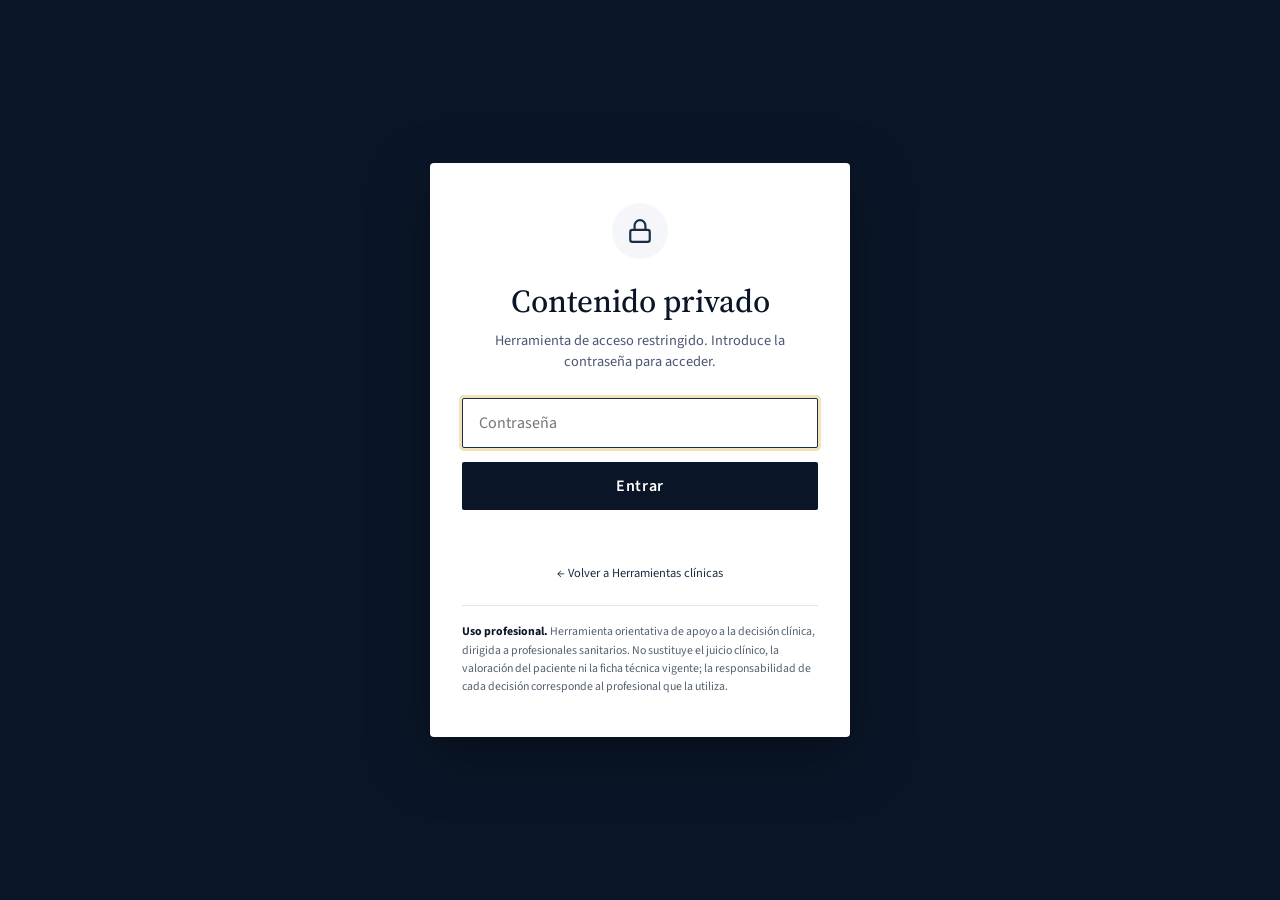
<file: tools/farmacogenomica.html>
<!DOCTYPE html>
<html lang="es">
<head>
<meta charset="UTF-8">
<meta name="viewport" content="width=device-width, initial-scale=1.0">
<meta name="robots" content="noindex, nofollow">
<title>FarmacoGenómica AP · Acceso privado</title>
<style>
  @import url('https://fonts.googleapis.com/css2?family=Source+Serif+4:ital,opsz,wght@0,8..60,400;0,8..60,500;0,8..60,600;0,8..60,700;1,8..60,400&family=Source+Sans+3:wght@400;500;600;700&display=swap');
  *,*::before,*::after{box-sizing:border-box;margin:0;padding:0;}
  :root{--navy:#0a1628;--cobalt:#1a2d47;--gold:#D4AF37;--bone:#f4f6f9;--ink:#16223f;--muted:#4a5673;}
  body{font-family:'Source Sans 3',sans-serif;background:var(--navy);color:var(--ink);
       min-height:100vh;display:flex;align-items:center;justify-content:center;padding:1.5rem;}
  .gate{background:#fff;max-width:420px;width:100%;border-radius:4px;padding:2.5rem 2rem;
        box-shadow:0 20px 60px rgba(0,0,0,.35);text-align:center;}
  .lock{width:56px;height:56px;border-radius:50%;background:var(--bone);display:flex;
        align-items:center;justify-content:center;margin:0 auto 1.25rem;color:var(--cobalt);}
  .gate h1{font-family:'Source Serif 4',serif;font-weight:500;font-size:2rem;color:var(--navy);margin-bottom:.4rem;}
  .gate .sub{font-size:.9rem;color:var(--muted);margin-bottom:1.6rem;line-height:1.5;}
  .gate input{width:100%;padding:.8rem 1rem;font-size:1rem;border:1px solid #C8CDD6;border-radius:2px;
        font-family:inherit;margin-bottom:.9rem;outline:none;transition:border-color .15s;}
  .gate input:focus{border-color:var(--cobalt);}
  .gate button{width:100%;padding:.8rem 1rem;font-size:1rem;font-weight:600;color:#fff;
        background:var(--navy);border:none;border-radius:2px;letter-spacing:.04em;cursor:pointer;font-family:inherit;
        transition:background .15s;}
  .gate button:hover{background:var(--cobalt);}
  .gate input:focus{box-shadow:0 0 0 3px rgba(212,175,55,.35);}
  .gate .legal{margin-top:1.4rem;padding-top:1.1rem;border-top:1px solid #e3e7ec;font-size:.74rem;line-height:1.55;color:#556170;text-align:left;}
  .gate .legal strong{color:var(--navy);}
  .gate .err{color:#E24B4A;font-size:.85rem;min-height:1.2rem;margin-top:.7rem;}
  .gate .foot{margin-top:1.5rem;font-size:.78rem;color:var(--muted);}
  .gate .foot a{color:var(--cobalt);text-decoration:none;}
</style>
</head>
<body>
  <div class="gate" id="gate">
    <div class="lock">
      <svg xmlns="http://www.w3.org/2000/svg" width="26" height="26" viewBox="0 0 24 24" fill="none" stroke="currentColor" stroke-width="2" stroke-linecap="round" stroke-linejoin="round"><rect x="3" y="11" width="18" height="11" rx="2" ry="2"></rect><path d="M7 11V7a5 5 0 0 1 10 0v4"></path></svg>
    </div>
    <h1>Contenido privado</h1>
    <p class="sub">Herramienta de acceso restringido. Introduce la contraseña para acceder.</p>
    <form id="f" autocomplete="off">
      <input type="password" id="pw" placeholder="Contraseña" autofocus>
      <button type="submit">Entrar</button>
    </form>
    <div class="err" id="err"></div>
    <p class="foot"><a href="index.html">&larr; Volver a Herramientas clínicas</a></p>
    <p class="legal"><strong>Uso profesional.</strong> Herramienta orientativa de apoyo a la decisión clínica, dirigida a profesionales sanitarios. No sustituye el juicio clínico, la valoración del paciente ni la ficha técnica vigente; la responsabilidad de cada decisión corresponde al profesional que la utiliza.</p>
  </div>

<script>
const BLOB="/+/ZuDhrcvtUNOjWeQstfR2gxHaQDOzmVxExOBIsjwOPwO1Y4RqkkHq9KrlxTLyzpYIymqTG0vqFMgKwQ+REzqkvmiV1Agdp6bj7mdT44nbZ+GJHOhxZGMSzwgxD8y5+zSxLbOqfw5koMWZaqmx0eg7e05dubVfmB6dc8amvRL/Jl/wu5wf9u9W1O8Z0v9l1CwSDcmaciL5PmdtaSvXtXaJblYjRNTniwStpI1+6Ku5A5BIh2Sb9jxaOHoMP84tAuiMCxK8vgjgFBftV9Y0twQ9zjK9eUxstyb6EB3FGoZgvhO/Fr6Qg7pgjI2ykO/hR85w9D0NkmsdyQV0Mxf+ZYLt1sfeeKy+YwPFbhentZNnDii7bQ+hkCeHjZK3xb3xTAwZXzIOyBoCtrhv771+UgmqjpOCU+PvQuk6bpKHzLIE+FhzhKeHhO69f3Pf3qOtMa+mp0EnvhEp3jjdtCeU8OaXDaeAsbI54XxcGCuTTA/lAgJcAB8HL5BDGjHGu637DrPagIIGMMq1Ek1v6UE5NfU8FCg+Zx8W77JGn1X58l1Ms11FKJR86T7wjq0LDPCa1QLNefH89/YWlEL7MFJHBls7t1I9Dz5ON5R/TeKzf+vfHMthUX87kBPqEWXdzHFPAsgJtef895s3UUk3fP5ihQ0wkDCycjpO6/Ob5UvP2aSxv5m4ekZehUa+BzhV1Ip7mffUoc99sQWDtJfqSgbnn/mg+ojtl0lPy/2lxKcOYxfs5VGuJt+gPUORs3Equr1s7DwA14A8cvF9T87Pgu/Zny7SihvDto86x9hYUjR4DfTE+hbFi/hJ0rAplgBOnXbyIOoOSViBy4oD7G8clE+eGVarRsvpRR5J16zdTfcVZkDmMfvjqg6tJf6gMD7bPzwHjjXcNc/yP5aRcFFcZ+D4OEoyjTPtW2Hg5kbjd50N3NisVBGXIZ7xXNheGJW2bAwrSdTxNwMPx9gijtNNKJuc4NEMsCxAFH2sNUKO5ytF/UufZg8Xja4QNMWiMPZ728s29iNM2h2WgQxIq/ajSElXgO5SghNm9FrJrUyjdg9lzHN8gmQA+fQqU/m9HvofRhwp5m9cQ7wVAuS5xNtUjNhjYna5wN/vsYQZRTRPDyzLJ3JdxY4HK5NHUCarJRYKOA8A0c6gEoG/6giqeqTw99G2hsBBj9bAvf2skn4keP4FtEbFQ2/tJetFWGwkzEdtAvdmDBTd07XJE8IcP9GlUJfQe7xfxhgaSnbG7Qf6ioAnBVZNLur0o6J/G/UvtsyVJ7pIRqpWOzaeHRIzJWSWaiw4WqLl/72uYHM8gckR+97TOhU4ABtiYczXWK9pw8UorWanDnSQVkCp/7BYuD6lEpNE4TFeflwpFajoxK0zGM/Dgrphqu90J2B/90kmG9QuAttX+BHUInyop3XW+Zv0pH02yEq36LkBR52LX+KxSr/G9OmTB5oZR99ARbFiEMVyA/AC+ua7BFkZbm89TNjqmZLkoxifBmbpGji8bwnMKjfA4IB3gyYKEPaOT3oz0x98RuxGlaPeqmQ1YMGi0LKT0S3lw2oZOafSTNsoq01rHtwdPIvB6A4pCEu8wIA/jTr4xMxntJCqdqjYF8mEgnalzuTWqkuizXjIslu8qemsfVlXNIZbT6USDQ1tm+dFQE8foxq+GXpL7dc8NIGaYD5Pl6vjcrNrO/AB8pCDsGyu6GkW7aFEHH15IT3/GYRx+neB6eM+Tzh5o0ZY1UWUn7Hap0AVeOcXT/Tc4Z4uYHUIqRhZPNagVrWRXNB/D4FWciEPZUyKKL7/WGlEHsRdaO9a1D5CGwMITLNyrbTZwGRz01bWFl4lD/MaWJKuFbdCMQzOJ1bcl2kvjbrsXDSD0Hu0jQunxwWhCHH/633lzDuGguLiN5WF794k8x2H30TrWApldzsQN0ZbzkaVJUUJvyOnciGT3LBlgKIqqjH8bitV2SMO4rz5AIuiPnOKID0PUzPNNPZ+ne1eOhc66nm2IrBxA17dR/0yctAPL7J37whgozNhVIuvMG3CpCeMGbtzf4NFLfVBrqAtrRDvP62oWin206umgBOZsOFgeYpLpz4rbp61AtNnrXRIyDgb5w991+aEYe+ZC0kRZUb4lOb+AodqrqyRkVHZ/+xWKPY85EIabzuE/YZDEJnJjnUkNHDjnR8Gn0iDmBGC506z/w2m3GxoDGXaSCpj3dMYMXR75CJGG4qO5KFhWgBj8HQ32uaydEDBCYXkn7jzt+vbCpkn8kY8jNKJuhcAkfR/Wdlxr/l4C6+MK5XGAm7xStEeyHh7kVQOkLab8eo6Ijq4xdW6SaZKBf60YlJGwctDHvlNRohjQK2vBlK3E3kTBJLttNGvAyhmPo5n0azXLaGP0UgjS7Lmc2bU/GqbLDLND/c1pbe/zSgzvI9U1VflaX1AnqglV4wcKoF05h5jqR64UgXT7neHAbzgWAwgBgGWZ6sCc/lYhDFqhdRVDQ+sk9uWwwI8CEsBSwQr7qCNZbF8bFfPVnRlKrTjo9oNf2Ms/hUuqw/Rht/8SHWGnX4vJUgxK5z5gpUZY/9tAGCvfGij/9hy9I/Lk/YXQd7Y5rekAH+/ZBvQ11OUQmIvGsAgVVgkOVAAgMZCMTnxz2lLh17CTeyVsO5Rveske8ztDHtmdNz0XS+5y3AAYWeZXP10TylmrKIcNcIWKt/VjA1R+CLjV1QVF1J731MZS+Sikk9cF9AlbrMoVvU9HnLz4Z9VGre1xqLeGDBgSRWitTWMkEaTZ3kNhvVmO0ObUqSr2p1uXLNWHN7Tl0/tI36g+oVWLmNnVifJeUqyvfcfM3M1GY/v2iP82179IR4KyzvYj7mcZ9lhAIknBrwyiqSeUqe/NQZ34rKW5RIKtT3gwP/bZVU07WoTqfDVdaAxGYeoJ9tY2d23iYs0Y8swmZQlTmKKv97MX7RSa2GvvparpxU/lY7WDFV1nwmjLJ1FGGa8mS5MSaGKAkpmXQPpUer3V1+gSGisQ3wP0Ew1U3Zg2B2WxSaf5tykCjzXqiXdlm9S22bYF7w4u+1w3/+HN3FgOFeAaqmdf4rUcr2b8Sh++dsjsyzEUiOJWPgUZSAk3Du8J4C7TJu3tDUiaBHpovyno+U0BDAAuSiCLI/Hpu3fLizq4KCrlSWUypw/gBR7DdzGkVKxWxgymqHCptG+jK3092+qVpvxfP1/0ya6DNTok4/i/ZZw58pEINDOGzQfyaFzf5GSHtX+Kpp7TEkxH0dohPzE/SAwqQfudEbH14WV2czVocYxz4QlS76W8hSEP4aX5+RwXjjn7l9Ps0SivB+a/xk1+OVJPvwtUSHR11FDjao2gOWQ97hqfJ3K21IHZtfLIsDKETORkwaeR0xDp10ZA7SGV+wdEAJW3gGHxOi2K4Eu838hCOlLaecmetS3oEEOkUogBL95m7xCfYhqZzwJcXLMdFsGiNGve7WNkv4LlPjL+2bI6n7FofyK4C/Yc+9Jatfla5mpcp8Ai2GZa9xtD0hjSqxvBoxhdWuoro/MVCoqBCy2w13HF5pGCxAPf+M7nSuLUnRx0+1jacg6fjWcV9aoBpruMMq2IBhDd7m2twpfzJ1ToGUkoDw4SSWnSIpTZrt8+xY3T+PMFqsnzy1XszKST5LLl7FipnyilucZ6PLcNPb2qwhCZoQvPfHvDoZ3NNK90Aw/QaJhmmpaN0dcvYio40REGyZOpKK4NyJueBwkCSMOW7GnAQbvBbwYmUBwU7qQm4dkQdDRscG/wZPyuj0IBcAtALE/iGf6UzatdZaF0Sl339lQfbukmW4ixv3imy0SVnjQ3vxvsaL2r3HdxwCOB52V+o/07n776fyizmnYT/9aQq5s5hR+MeBLvoqFyC/2m2ykB9sLqFRE13C5dJn/0jTc/[base64]/I8xCIZCKMdL6SqeG4BhwIAEbiXs4jNlwjQ6bT80I/mkr+5CFFC6V9YvacjzHa39U1cyOF/dsisleFHzb5WM5owQZiFVQDXxucp+Up9jfUMtmQjoIuoEAcJLDzIlXhOCbS9VKzgZthFY+aRrQrbC+w0sL87zdFqmRw5QRfuGYEVgaw/Jqk5HBLEt8a5ya98GTcFc62EuRGyNuJ8yGhfn7SPLS1i1xlYFEpLvdzCTrbT3aqOngo+Dl4GgIRMS7PWzpFYGbp6+kVALQc7EFZjWg44iwU+AXKDy+kuliUWa/rydq6ceSshX+Csr9yr1cvOVjwKZEaWoyJqpkWtdITpIrgiFGTj3puqmuQez3/Z5qgeq/d7qBPQ/[base64]/Tlg9sSGh96t0XZLpAsUrSjpWFr/aid4VD6MbuTJ3De0KnLLk23L7wa2jmI0z2dhL7a+OJeckW7pCZNUfv02SBjOLGVdRvgcc3P8sRs8GfYwWR22Kj9hI/4DFWRmgptDyr4KYuXsh5R/VgRRDGU1jEWITvYMsZMwvPDwKE4bVo1TJ+mAItZ5Npq4U5kIzwSbNyL8goSBFyLbxs4+7HhS24Lo9pnrZOBXFC0phAniMaj9HTvlF5nVbdv6ULYLCFhXGG7vBoVMRhVX8VOvoiXhr/ZHmjGbr++GCM9wd0sH5BwJR/B4uKmfXKCA2LtyXQ6c8sMl3Ddt+qXhtSpirAqnx4JvEwl/duCuiRMI4Ro95Sh1F0md7vd0gMmkbr7UKWKc6wM36JWpnmSOApZvNGqMJzjuOg3EKk3GeMzBAofwFLlORNrU7I4vKdHW21k72s+9nILaIKeGz5dpuWm9SBCN+cXnv6auLQQd3GUE2Wso+pMtEaEqrXuHvk/HfqJSg68NIV9FWvhnllPnBPDx6fA6jLCV+zpUM/ibObw3OrefZMHlItLkOBxyDfIjzJZ1oHggAeU+DQDiLrWuqYCvW/Clh1u7b+ARELQQ6B4Pd3tEIH9Hfw0fe2wLJTKiu1HOxYqb5D9W10fZjDp0W2eNqCggtGVmqyz0E/dLQ1Vw0dOU8CEIhvtnuPD8TZVjkQTR93eET+SZ5Dvzb7vdnXfNaqcncy3zhMiiqB7fQ1J2S7idq3vD86nF7t2+i+TQxbZRnHBY/tZOTHTueJyNUctUylRtiTwP4aEOGj27QhjYZFAPCYF3d3gxFo78V87UrmolNT0TClQy79G4ilZgGLpL7J+XAphaC1d+SCzugYK9C+kwJDek6QEUN+EhxsWnu5jgUFJpZJ8mi3RAbD2yzfrJadjIcs/KpEhOBL2MCQ24TE/YR/UlqnSurrbnda39Ju9OTx0SpNrBrssCBHesHwTl6voPyTuUiZj7mWixW1e3Uqn5s5xJvSqER58y0gI98Ljwlsjz9QdN7f9S+lh40wvXkbYA59AQlEKMwgwUNRYhoOMFNCMOqZ7fsYQ5RpHY98gtq0VqX//LJRW4V/vc157oF1PTUFkXsVAIcZwsBUIzr70YLYw69Id3yNiA/1ddIeHiokFPJPaCB8PHlYRW30MgEFeeE8VyyzGALPAxZfPbLCm6QtTXMaQxP2FGXWUr8o8ecCEqnKFWUUs1XVKH8BzwbtnKlCn86ofBRt1eorwq0Gcn7OYjJXitiI7PqHZMWla1zTFIHK/LevfLy1Fqtqy+TwlhjCTGcIPmK15bd6ssTmSW/[base64]/6txYJvc0gDIUOJ2o0rLu5cpaMOxW3tRxyQ6KPFHyraxNJigQy/XqAv8X44cx3tb0w++iHnppZmsTlndlbX8xD8UfzSsMXFaBU5PVhiS+BTDv/FDd7X5INkwZlxWtgo1wBfISXE/aiwUrKF/O3KIgPb7AsSFmb1YZVWsdrCxK+L/Lf6S12qEfOkpgQyh60CmL+lH9J3zm7N0DGipjgHLhy1YQ/K/4oO5vgOYnVv+X3ptKtApOi8oeXGcnqyrWlnsvXYGKe8Hgl84kIqAE241qYC6PAURMsfT5fMTX3RA3cGGFh0L3uXQmkt34JNi9CBA9H2RcjvuXF+5f2Z4gEIWJoroHvLEYYrZ+G6i0jWY12cUfm9E2ZIb8/cwI8bxZujDSsGarGEumM8Q+a1K5enpFYHjqpjO7aK9aznz3O+WhDoIAw+kGEEs2w7ROZ9GAaBSWt+IO3ISMtl86th9ELXsxQmwnVmvpJVfgJU9F5L5kCEJ0zkgfEvICHMU2ysO1RZsbts77mklSh/dwogJb0aRo7YFIfGOBhth6q/SaGtSkSGz6T9xMvlsO1dPEp87KEHMgRyhbPPRq8do0iA+1C1Bs5GS4w/p9be5uLK4lYTr60PNE/ESMyZAYDFf23fPwz7GF4d0E2/w3h9+9tFzbznD1XTVb1P7/AeXTnEYFGXzU4Wg5gU+X6ika2vY5tvxPDs1foczkWI4kP+72KKPaOJeWQd3KI2HMFtBdb9CS9R95KDQxJhx7Xw11AlyOUbJgRUCaSPsFRnFSodAR8F/b4OxvbW+YtZ/BQVF4bhkb/clnzF2qxWe6Qh1HBsPYkVHLaWdl/Y/HwTPDR+ESAHE5Obim7YTV0IAozWCGaDowL8jLIgWNMVA3Q7Yr7RamYzKhGPGZQ7VcIZXDvuuMdEQk++ltJAS+GOAd7QRTsix9swTyiQV7dZMa9Jwm9wl26AbI/1zn1HQoeGAI6LG65Qzx7aQn6BhNdVkgyMnvsSyZyPTNmGFoYMtRsFgXzY7F+6rRqGgEYkIguU5PprJzpq6mknxgcWkPypq4gxz5JuZXq3Y2ZKQ9XYbO/ZBK8AUjSDP+PCIkxgbFMz9+BJcO34bdtgJrznWJ3GWVUZyv8Ek//WVDIf8AvIkid8PpamSzcLPWV/+j2PcB84MmSA2kVflJnnMi9zUTWvOz4itWYP5I6EzO3vb79CBLfRQyEKX0fUJxBGZyhSNb2LtAq90Pr9lQQQr9LCPJTSwfEk1bzjGkBnR5yotn6m0XEvoUxQamFTmHjBjLsQFY188HVlfGIAMEduSzN+slWpe9arVGwuFrLw0UvCfn7WkUizL5fSHGMgpm1/eV7UgUfJamA6CahEmC4rnY9fy7zIGefidgVst7fyyiaqjZseiJPScFc17YBv/znhG4/9O3VVx72a+6bBbO/uO/CK0mYSeOZ02Exuq3WpPeS9/5N8gi80JJmHcCr75Fq624Cqunx0wFK/VVabO5wIv23EWMebQozhSc22T2DCL/PsMPAZN9Mf4UBlfL55ZNJMBvHxW+i9MjeDxTlrHRmG6mVW9/GqEZkxICSFecEa1JT9wdsk/kIrOlUVByjfO6/3Gagy7cMl8ETtuPD9BiF6iHXJ3QoGsXvnBJIO2624CQcgGGfI7FwxKvGj9SfWnATinak6lOfbnKRGmP03IESa8Ua8YXeR3zuuSrwfrH09XsSXsXN5oCIzK+Bl94MF6rUURgFNnt1wI0LRW35QplQrot50AbUm3G3nP5gbU5wkDlyJsqQnSVDE9AHPGkRZVUbe/qafUj/I9pqPccFpCxXRA1pVom3t3TrO+6SxGAAbUaJdLCqSTbWTbk+QjNKSJxFn8E9YqibS/vUtNyiidZIhS4kuwPZL9h3gN2wmKzSPj3FzDnale3/poIeccA0Ty97lC6y6qo5/ZiL56pSuXn1BJds7+TA0AUQ9QMv5A0bubo2tfP5LZzQTMwgschcpD3GR1toKnNZviUWKSeSyNAAOQAA+9IVjGEiBISkCcYKV5cdCyqV2Cy+ufk5AMSqiGtkVKwqfzY3m/Mdv8xeaR5c9YNkGj30o3IjziRhitf8mWsZCofzU/pfTClENnC6wnPj2ebM/fkSmZB05PCQRWbJdPkP9kDDXzoIrC4bVL9tlzqTcO3kKAtoxztAA/3GXPM3T2IpfmjzdtLbK7iz9ONZBc99ex+ceX79/kaDo7A/[base64]/iCugjUF7o/QyIaR1+DhSyIJ/sWW5oTNo8Q2huiUSu5PIUCx6YYMgoq0rKuVTwr/WkKg43jNaevCtjpzo0ZzChd4RRKJJacbmvn5V8Ayz407KYPy456/[base64]/sp43TdKrQakZDyLKEpIhQdCxeSy1RHXiZndBccj7sTqRIxcqZMWJiZIQTp3nS6HlUoxpy3liuGu4H73jWG3kGCc5RCG3Bd2k0SYUKj8tvDUWxSaxZFCsW2ae/md3wEhOMDhAPtOpJM3MIydUcRbxwC4ly5RcfOJMxxk/DrnX3ruPWihrLcTW7jGcURaKVxm2LnlTvHkAq/LAe0ZotVG4tKT891AGFxrJJgPKieSCBG0zaC9psk/53s7E+uXFRque0e3CN+2e0K9jzmeqi8NgrboeUc497pArQMzAg+vRXrB2iy0WsGyPDKBXrQUljUUBfEIcHUQtqAIDqvaVXhBE+X42YwYlVT/J6i3mNEXri1SuR4YyCoNDQDTwGPgX0mpCMxLuSBfZG516M7raQwLRHLBUdqoT3fsy7pusbDI3hkE5/Vw4yC72uPL54D+62/UNj3UtsXgYYEDIRy7fXB9MwIaFcHla/VWDRob+B/9Ty75ltOZGX6s08exLBWcdxtcepwhD+rBnjEFvz/oXjplohjtfqCCRhNAw9jZNYaD2bthSJLNbxAGVJJBVQvQDG3oSkRQZT5BjZixH2RfhR1ZG66sGrBXz/JyXhBLSuHBnH5DIpWgmS9Ba8/3fCXvffOaZlY3bkjDX2/76ty5pJWwDVvjvzYQ8MuiNvcxHrX+WZXvpEdnVx2gNn45qY/92SoJd5vDb2kX0zkfVXgZFDpdloh+uoqCT2ziSur5XC0wBgEINrIRqlshlEp1UJ7SQVwK0KrJNIIqZc0TN6imTvjxcV2/Nheg/XxZaLZujUQqKKQ53H5oz+oMluYj70iEJxmRlnsaHuYbwRYlUnsxjeQBKpuWelcRT77eQUeI94U8kBtgIpGw8VaXBOD5bqBb1TV48KUFqLkkoy5WhgUsFnf7451eAErt91+gmHfERiFvh6BBzI8Sbo8PUgelkzK/vmxpu09Eip2pbST6Y1TrXdW/NhMU2Nojqll1eJnajCC3POxxr3w1ZN6w2Gt8MISfc96fFW0vyYzvmv9wo448ZJCFhcEQQ9YQTl59wt4CUwn8RzSDdU1oEpcu35VL05CWCfG5Xv6/VgyO1cz85OZOZm24R6vttuEMozEDqG8S7kjGG+vzhUrxzoa9YQdvpsRttgXausrlYMMkHLhJwvKQIeEREKQa2TfWbTxW2GdOlrvU3uGnmz6Et6h7h0AFEHRt0myzt6Wdp29Ehb8HS8pU5O4yU2OB64fho8YXwDdkZ0S/8+/UmXY6RiqsgE99sqK6L/dXsEabMezpJt2eWxPAGnAjyOQQYDG/Ub7VRprw1Ep5RMhqFzgs4NWNVlOjuPLShXWsjniRsQL9iqZFXV+70ZXR4F7RJ65Dw+lKcZcVOJBeqGULaZLBrPyo5dehR+UcwsUo9tKe9wT1PDxPY8KKE+GGBk7F/T0FAOoAfJ9+vjOj9XTlIJQnksBzHt7Dl1AGDaP641gbJERZ83D5gvRbjYJfvhxMfxe8E/FjKLeCxSGxAQoNcYxvvpLAFftg6kcO+AF27pnVl2Qp4f3VInaAoy1twMhqggqhl6MjIwl3F+gE/mM9liN1Ijygk+6cH94aZM2WXLYVxenzsP2ryrw5JAW+xGmFF0Cr18iMg2pqBIeyWzAiz6P1gXwhfL2Pkb94vLAHlJPeG9aLXW9JyOCvUlHMnHEp0vthi8A73nIsshkbTx5f0mDygeJOybTBFnI80Ub7Uk7XjbTLWg2Jp2IbV0x2RFEM3WdyhHD/q1crwQqMKLApwnt9bDFf294Wc7fIzQVnR8Coqu2lImlfItqqtjAXlcWeooXVz7m5ohqOnkhG7Cd/YojJJLTsY4UsFaASgnR/3PhmXZSRtfYLflBKZbInpGuSgF6wYrrmwoMdXwk2IOi3TCY+6Z1CCYI8stD91l5zXgyvMCSRRVYCC+ggEzWtmAtPK8SArw1nTy1y7FXMdO2I1NCwQeuhrl0O0rwy+3QUhsXYXH00GPFfV9PyYJ7O0x3WfAdAbQzUhCsqWdHBrL/fo57NY25eaOHTE0yDKUOzZjz2suwEci9LNVWYv3LHNsVkhL18ZDOQiGJntOmmUmO54qUaUA7kNRPCG0jhRk4t50ukeBhBHqLcAL+x9RumJMkV4JHoNn8usUSzju/PnbaP1PINGoQbUe4SMTACuknd3Aibrb4d56pkbbmVwd2YcLcG3zGag+DoZWHd1UMl0GtmkbZuEEFrTqpTm1CP2cPoqmcxK/lmeh1I/Nhw4TXiEh616OfwkzRIba6/nOh4fBw/2h69+U52yf8veev6cy7w5p+sXNjykH9Rkl/2mx+pkDaafh+ua8m1Y5iNEoWT70rGeUvcKg9QgEiQwJLxCLxmOeqk8M6lRxXXHYGMxFK8+CN5IvYV9G1X99Ojo79iZ9PWrwZsW6s49eCXyLGaHzw1WI1k5KaLRM810hTZvZXCQMl+OG92v1dM+XunmWVlvRUl90yrDHAPvxsI1DVwBIzSiRH/RG7tKLLKPJbGLD2pLUUkclxZ4RyAvxVNQDK9TgGBM8CEGWaE4u5lp3i5xvBbA/XKRiLJ8ijyLyoG8HALZ493jsKUAetu4BbZbX0HyCEpaA1dCQ/9WVV/[base64]/vmI7jj48AxdbwsNxbVuOaIyB2BWQFFBHMr2NiJrLtOfnKg96lkok9dcR2Q4r65VrVly6fihWLv0bV0U/3WHPCCk9rsm4WaCMUPSjLf03BgaQ2mo3SH56Mw55H6w3uAlMvOwgsycUxbbQDrxxvwfY0Bt3OB1GHd3GnOpqDPbNZG4O1/AGsRaWpyiL2Mzb6Vv2NEyWLjQRrlnLRDmmdvwGjnaoE8pKr0ea9W02vi2wcPhCK3N5+XXftGl9EIwXWagXGRaQBXNRcuVl60TA8/0IBnExywxPS0ICwDaNOm9cOJbYTrsLkkVaUF9XO4dcDvpRIvgwVegbbzUsgmkmhIu18BwdoygYzMnQP1Bb9R9EorkHYDXuv2K+5DiI/MM/mR8NCHGNIRLDx7k/Z6b5ywuyzy7pKRdx98D/crm6T5CsMqsehA//PhIpf6s1EEMVZ5AtqcyF3oBdkObLY4+kpCykO4rRi9RyVgRto4+vILObjee/Id4MNQ3XiyaZvBsiGf/c04oklFd1+yxt3zZYTvvXgPTCSKRtGmMk+i0u2rFsOsO1s5+fGhlUa89NZZw9zAt6wMel4YhzQMcrX+Np8qVaAbux+FFBaaKItTyW/zh+5QRTMB29VvgdmhTyQq6SrLU5mJq894OoBwuWRu1LZzRjYOsN27M5/RHwBQC9QSa8fenliWE6d1xuvEuO3NL1OHbES/qYfh6FpsxD1t1uNznUJXWTQhb4AIu0l3g0Q561xu+Ky1bwtpUEUcw7MSettwB3pr8EnQa29J/0dGmQqJAkeL57V81tCVrULpZ3SENaJ3SfYfW56OGlkC6A5IRPabkJQeDIfhkHnrgdPm2PVrMuoJZ42RA+k2S/azrBQZxpp5eQDEtooHU63PU+kURqzwPikumGc7H5/DE+9JyJzKcU/qheZle+5y6h806mxyhbW+3gxvB1mcLMeIfxeyXHHXtWWXVyLfoERPQHGkmnAk4UVzWHA/bJYzwbyW+PTjRcl13EZWrQFIsoTwZk0ziHrkDztjhjdYkwzHUrqH4Bs6+X62Ic9aDbRI5JbYnVYkPUbRTbplwIyTkRSe7gmyChagcJqOt7mMpu7OfQdFTMjKR9HzjacLAckt2BpDZVRx5YrzEVRZ6bejpr7yBhEMMcWRO/yaZN30b0Z2zOhGLsTeSIIkh2mmUCQcfCaCW/DnFHx+KYNXI5xic71InfMTnNDJFAgxWmUYcvgCntb0embKsxgfbpVyOBKMBTLx1SWiPiHutyDMUd/NywTdvp9ludjmMc/n9TNebT53igyX92l76RUZSkGItMronbXXmykQQcFYUrkWvAk+wUT9e0Qv3qQYJIUHf+gqsPrtuSKkNvrCYkbQ+cR5SwGByBlaFVVFhEB/MC/3TKjX8Z4KXi2ZZJ1lUnp8yE3k6U7fDt/I+cul6kBaCL4dNWDXTD89COnM/y0+xZriyf3x8Fc16V9Fk5/QP2I5g5RzLgqSdKEWHlz9xbf98QF/8aFiPo2v33O8CBJmPn1pIlMKfS/mhLZE7Px2pl6udpoCRYrz3rDeaCttU79igipEyr0AxnJifMgJVLln32W0R6AZoegtjw1+zVIipZapoocZ2irvrvwIVOynLhMQxF2njDgZ+V5v9ULGWzm8EFgIscHfmKLeheFhfufWwI2UwPc0oEFT6bS1iWhpcieo+8znKFpzJVT4TAXA5DgthfLu5BE4/Jnzmd7YLovj1qncdTal/HE8Qo4gBZilxtnrJ9t5a2lvYBB7wVFHHr9ce5rHDIjwgXhlidc4ykaSPnngInE06g0e407cpYWRry1AKwdou/ZawS2xBU90PLZYDff92/[base64]/poalO3vQ9HXMUQw/uCPSsdMe0hEsjWHAzuFzuSyLC61xlENRR+K9+bJ3PeS6kRhQyo0rzJQMCJKAEGejZrmJ6aBbpPrihdrY62DeqrJgMZ/gaKC08mYwxOlE9PV5pbpcnWFsBc6GXA/Vtx9vINRqkoSiHRuFCup4QkSWruYX9jp6tWzDvHVYvKo2wiEGrE4HNdEPlfD2Hhl4kW5q9NG236kqZyVTQU9FesmK3Tq2N+ozcscRRYI1RuOOXk0ZjvpLM/EfAePyu732/+b/KrRF4b6P60rs4jpAIj08x9/6Uugy1ctv9AHbWCqBokWmsSLz3EJOEvPL7twEFgwFlcSKAZBU+SexN8Kv/8Gn9b2vVRKKVf6QHooXBvW8cbGpVPfh8aByjtGf/IA/u5wN+68EwP8qxwXcrJtWAbA8Fdg5YgP4e4vgfYMTdGx200sc4ffwnsT3RV0fX+D1ro3RVVWZq0CvafwPSELI/r4JXvNN/AUmy5MPvNaHFmShrNJAKMpmQZVgJ5qGKcVrNNTZyEc8KqfIqhAVk7pLqIEl6jktcWWjKpQ8y0GjzKtwfN2/fgvlkzinVSipYzwIKLxtsM3818nbJKBy+m2FC1m4R25+f4pdl/0BMAdKicE+qvdzIPn5C+EcBOFgqOzNfUzdFvw13IgQyRKXok30XRqoUtxVYxfPZbahTGRC8tIVnu13czQJGCIMAER3tLaINtJxdp/z0xiCbfWAeqcadf8lv1pcZI1kpMnSyagJn/C5jJZUSUNb5hdHc9YwVbbFfROIIXWDQS2CZQcBJmrt8NrU7kVYPC4CH9WMbY3QzwWdMuvdT1q1yvFDKGg3Hrf/+ZCIlZAS4XhlRGxeTPzq6deKfiu0tjoTalS3GbGZ9cqIj9E9Dg6c+igp8c9d5mUi2jVKUalxuLm6uAx0wwHHmoLeacdA2O8kTnhrP7QI+gaVPjubBbuRgUSV3dkkIjxf7UaTgn789nb9GBoI24HoH0k6PLzTFaFh+2MLF/kn/f3IqivACSdnOXPtMfw9+d9hFlUU3U+qFVUSa556rGmauDmiam835H8mt2TXAEy+SOy9jG+wOh170LQ3c9tx9oLwQXv56ucZL58LkB91ZcuQvd/1R5vPgjPoMiyMad7Uk0rbH3CpByb4NUqWroWCB6wk1PmB92dfwJB/[base64]/z+Ck23F8DHYK4wb+ZQyf+xWsA2FxpT+15Hq+nKyKgpg0Tg4NuklRZ20/nTBYYjFmbsUXsWwmUgkpUrgkH1Ox3X/Axv1tnI38TS3lnkLUNcV/onYpZ060hVJj3N9fa9uXwxpwHKm1vZFyZcuDOPelwPRAEQOD+1hYUXQnn4QGzQVcqFuN8XWqttYFgqAllwle4o8iaFfrA7LXydP4gVlkZHloTAfF8/cr6PyIT1MaTxN9BGjM5U1gwHIGpt4KZuKtnqcVIK27h0HIwqk2o3jGLn4h/k/NnAE45uTwPwCaiUYADhpuhUGknx/ng8dgYvnKxU73x+xutECvwoJEabDM7jbxhU+IU1c785U9ta9VBp1NqTV4G2KHXxLuIHGKl7gNGGKmP3DwsgCisSVIBXkL1QBCvvCMVOa//rB+0P1Cd2nRxFkGLb6LhHLeSkLGQOntL540qaOUbMtTGNHJW5N8yX1eL5J0GeMGQv0LKBVyyYta5GpACnUJ0ul6N6dhGxr14D+XyP2lq3lS6QRiHI9dQLDp/DojnGrASzeU+oATTltxbNP9mFn0WAmPn/tzDUZAqT+dkxql4KtKfSNi4j8cekMBBmW0NbNbxVAhCJoVgrkGkxPDgzRV/akYMGEgUITOOC71nqH8qbFG5ulbmoedZNJYJVOAydY4mwtfYHulEPi1mabb/R9XnllsBg/XlIvAqCQVKLDJOFvcveRG/qrh4weByMSU1QSjC04sUpJ4+BrEb424BTW5xpGKzl2EoFx59YGYhKcVMe98O7p0eRf+RXX0LuGz71pNZMf/YWy6n0Hnwu96bsEay267u3CCc2lnz4I0X0HUAWdRiaD3W8ytAIk0Ij+Xk9kU5wyi7XpGWId0uKTlBnInier+HZKcC7Fv9Fb9z9aDD6QprnLeUGVeMI5qNnKAKy6yeu6yFDb0nDw5Ivy7DnkEPuCIHulC2d5W/YWWDWiCUm2pWJShckZ9dAzvBLhW1SPyEoWlnWLw/hZK4y9jOOm792hEEq1BkIq77+dCzUl9vx7uWxi5tpW3agGiH+GrjdnJ5eAapwDsWLXfPHF4P+WNPwLFZzYE7Rr42JMiAoy6ZNQ91zH53Q3Em09sKUANcrSMTxPYgK+wYQ+S+7EMIfAcq1Ugt1/yBuFQUZBS2gM4FIVNja+45BzIJZXn2ahnBpL+LYIb3S+hKI8yamIWAQFYuIiTMHTIiXzsAl7QsND893NY5HtlGO2JQgo2tWj8UL/+ofhnx1gy/lcZSBez2jP0GJ/oswZeEXt4ebmFw1eZND+pnW6aYB97L1SfhAV2zdiS3Wec8GLkh0ocW8MNO4ym5X4hXIZBpMPH9snq2ZirBbmyn/GL+LCObCmOyFX4MDv7bvRNwVjL6zGXvwLcIxHIjp86RuEn7ka3FxSn7O4F2vkYlSbLME4ElPxhaCik9ulEnw0J5d/+OCrVHlNbKKuXZpkUiNyiWvwxIl6QIOXGmj8rTbkvGPmjP/oNKz69+zVzVfNKrLWtXXZUJA7FkRvGaCXKDj7pdQRvvbN21VNOGUeKqJOahJ9TptvFqlt7EIFo2NtczCrJFNn095O3Glg9VQA690RCZ0TNb/mERspEODWNmWTFT1fOfX28Z6IhhNHmGfSDwAobGZ27gTVETnJ6NVBjXF9Ys0VlEmgEYF+gLiZ+R6PwQESsX5oUDD7+LYpYFTRKkeNMIj52b/ntHNbwwrFwB1iTeayQdXI/gPlaxCzH4HSRVC7Odf8oN4QBh2h/fMgOaTFUWfJU8JArdE3IeafD0BizVPXG1RrS+l/SzUie1zsWkICO5g77ck0p9ONeqVUVzEjVpDW6Zwir9La//yheY/3A/gMVmWHdfZ7kuGyztXCqgwK0YJcRaRp5aBlVWfMB+1Qrigub74qFO94Ps+ocivC/RA62spcEeG2SwWSTDxo5a6st2VNlcHK/ZKzIJj7MCfktrBGiJRMeZc8sHwjCAOSytSjl6n3s6+XcMVFJ0GQp+qIRMhLJ2LOMlasaNpVZW+sx7M2dnemgn4rJ05DdF1xssP4eFFbyZF1lJ2a+Fyq/EXbNCR64LIMuCjByFbZOkUqY1A2aWxxwPmjFIeXmwsDNjm3l6q4K19KkBIxV9G8gNjmNMf4nVo4S8p6WEn4VQGmowk/m+nN1MVDvo768IWuo9mNoPl9/rdO4sMdxNUrGwLjj5Z08G419OOR3Ep8HuA3pbpajWwOSq1WmC5BlrmijknvVb09Wf9xG4MRntIJvMLQT/fHeQjJHal/IBNkR36IpAVt2s9jec5XH62sX7AqsccEZblOpWI04xlahZE7b+jqb/MzGl78rCubFC/DFprdDyUYWYwtzUI3sBSK+KTUh8J1d0CuGB9nqMovFzCoA2ibBy7qfT9lrbdmQxiaiOTAK+Z4oeFhzQgNNpPMlQYaXdisYqwbCEBQPZQ8MpXfP2y/KaW3+R2LCLwXVTPkHJFqN/GeNTVr2iog0ko1rUha/hvUThLnR75M8WCSP16f+j40sut44g+BCQOtLqxMQmOUvbsXFcnMSBvybtol6zk9fn/PYOgLhg3fmrOxdhp37F0Vv5/lcEBzmaERiKQDFJ632S/eK0CbFu36qwTLgU+QVWBF2XEChmwe+tJhRu3QzESz62z3aBGk93eU+VD2KfgLhZS/ZG0uHUgF4wG5IXPYUsimiXCimtXVVrexv23ea7oDqsWolAJf8ZlSL9Ux0GqXSQ038QH5zEICryKX4Z7ZuVlzpe6AtKDwHgQrlPAvPtGmm+UWqtEiBz7hsOeXgsJkN41HIYXF4sR/JpyX5BzEQprJJUj7wfboOvGDCi87fpnwwCWnn0e6bxK3xxkV98eVPtcCNyL85pqd2/lA4j6h4VAYeuHwBeu+UW7Tl/JZnnSkiBfk08Gr6eXP5jYrz9OBv2BUR1VAPnSfyfTTqwdldeZuzaRu1TvHAeCWNabDKXWWfddiHCe7VztjqtRVpJruMzRlHRUfsoi4OnM6SwLTg8MrFYBYlygu5M4ghJX9xkbwhLhRUiN2hH2GCWTCfPEUJIW7XgCWpbr90FdQ0RnoFbz7FwCSAEiCLdXQMhWkyw+1/nGBc2bT86d8/8nu/[base64]/WiWqFIl8PNirwTPNDAqs02Cny6vQAdbl8YyW6VIgiBrRjQU7CAH0IHQxoHTbC0oBk6b3gNHt+lRMBFQjS3Tk4kjaOFNoQEajJcD+acjSz+mDTFA0zbi1rwZcim+ifEx+/Wx/+/AppGwqGq9ZDkLaA8zH2Y43zNTdUoLkPU/7ro6a6OIWYFf/WGLlnAbFYvw4a+XMpCR64DJm9s5mbleknMSG+Q4fqhBe/[base64]/Copq1PSz2hDw9IMJTlJsmMgf2kqbgKcYML+ExyzMD8MCHUDAHJfYIucVTK2v4LvFDicKLa06uAUe5IT7X8ulrChdQ3sVqeHquwTkbl8dcHRlxs5TXAWCBSY2X6UwYjkeogvI7l3NyaKLTBeXx36KvUpXPShtwX8FpFFpZSmGIqlRxjTJISJbrlpUPgePxtsQ/TgaCU3VZWfwd/wo/48LTAj6cqAJz32Dbfxlzh/R4v5donKhOO1qrRINcQPic0YO5fSOC21hRdqg66IeEp47UvCuHL9miWzTXRZSCa7fC/d1jF9wW41HDvGy+duM3O7U+G2IaBmONbeVtIMAmQ7yo2rFNAprk4f90fPPxQ6ROb7y2git1ASE70nlEpa67QpZadaUrmQSard9OclC1/wB7pauwnDf2oMIL2EXf1hhEv5YSXVzgjaMn7y90YeefJGLPmfI/05hJ0C7YarSzIzgtMwRa+TkjOW1FY2+0ANuX0Pwk7QPLfSLi9Ync+cv0DyTHBBkHIadAC3rtKM2m27ohkmLk+jHZPRmjEU2ajD9QRQ9+fKs03Qh0rxqtu8Ke3GRTG1lTpuY7zHwLpkYVLwetE/5yEUxyRvRqVWykMdqsQERyCOiZCeTeU8Vcrbapf0QJF7/8F92DROaI5sk6/[base64]/P7PSOL1XWGbz5fvrsRcBpGBcGOeP2g1dReBqCvtxgXTJ77KPFwj2MkYbhHfqIuw2d60BmjAS5XgMq8z3D3pTuoCxxLD66C+j8bqaOLkHbsKhppLi/[base64]/JkBJCnSgz375867LaN+yAkSxbK5pEvPIIHzP5F+tTRi0r269H7RWMTSdk94S7+EddYWMem5cXH3wBdspYv7etW8F8WF3QogQFfbVTrTeSpC9VHujaRUe9q5sPGEnnJZFVCxmwv29VcXQQ8kkSyufhxBpxJ/8CyynqPC29jJ/zNEPKetYs6GDNnf2PXgIda2zweo1P7Vu0wtR88DxuUe1zDeNdC7dfAyL7nnxJxYVtP6OTyxzGPZHl2s8A9tmjP94dn1q+1ywFXdnI3iVbH8TA1E4oCoHarnU6ewCyFoxF1yo/NO8IpSX9lz4FonQzPN0tTzWYI5CXvSZiet8rgV9urBS0PGMLNlroZarDMsBQSqlfKqfS1OLRGHtSzGp91O8GAexm4DVyoXyFvaTDxUMUtVZUR8Sw2Zq2GBzLvdjgaV8lcuug28QLz/2hHjelredRPuJaq7tlP35WieDRql7wMZFwrpDouQOy4bJUdvK/5KsF4EBORb2x20iuN50aplckv1D0o0rJMoCd4IMzW3S3/uEkQtkm2iDSAm1cV5FW+0WsySyb+jacSWYbZ5zzu01YYaR4a1sMBEAFRTQOrbeXewTT+HHUUR7SrXe/bhB61KmyjY6UJjy1QXY2zrPbvUfP+LvQmPXwkfxghN0+HClc+LgDuCy8J89C1p0Xn4Ugt8uIX+Lb6NZ6Vdf2ugsbhvH5rBCV3Oy3eFwWkOPWNk6t6rW2EGArbkPEsaZvuhWrwoBIhfxTj6/20XiQApejaFuhfMAuRYNseNdVNl/BbFeHcw13TdDP1czuu/Xr99rlOM5/38Xzgncx/wcT0yDfWW72uVW60KQFHRBp1I6VVNrhhluxnN/rXwMSa1IVB6LTGQIVqILsgm9P1THctN0MW4iyGNQ4888ax6ctSZOxXMSlHLDUKRnBaQ8alUFddAsVXQBbv5TpSthhV+yKbLTo8enOUQ4cMXkj/qb7kXreeq2lceAD7zq2g47cyCL31DJB+7y7b4L0oHfd75QC2EY7mudzKO+7NM8OLVkgU/J++RK2t2QFGCj2koszq7k2kipC6UbjLxs4BymgreMeXbRIILq1/7lFtbDnn3fwsfZgWOFiAOO8JYxMcQ0AEnQNH13XhGtf5d2iJXl87vGR6bTENmhv5EIT3aAFsTgbqkCAWFP/WE1S4bQP45BDKRuEMnKJbMfv2uYbEgZAsh26obr9v7Pdp8zTK32z2AxxrHIPrQ02aZx1ahWJkoEb+4z5qNhWojRZLNx/p32TW3izCRncEJL2hZP29+KXHj+f0q179Mpi2c1rfDMR2BMQYl1YJAlzq8GNMzV17NVUDfH0U/b1iUR1K9kpeNxRZTDtOKx5mu8flO9lbTbvsbMkvPLr9f9iSNaroWWWnKW+Fem4HswCSVo0Iav4ki8vpXhTOBXg3gMN1qeoLvIV/2cT5S8curc60Taabg99R7kvCuAvLV3Sn64a44XSvEm2DA96N+ikEq8lBgM+votPEYXjgdeJVFEuE98vBFeWJR8lgjpao2lRrDJ6xVWsoWmn+TtKxoqirPxf0WgevJpPtqOeQmxP/T/uaalhcc7QWHZrbUxE7EfupR1K1jACzswt6RGSf6YrfvyOZHAJZa/7+gE0fcbr0S3y97w8VvakoCe2rkBq1gcTL+1lwVo7s7CnJtdEyi3sHpEc7tRuEHDa5i2XW9JooDTnFCMhJujgUWXiMT4WGJNMtMdU1cRI0Bpz+jjk9bbTIhSVfQuAPpNQweAixvPVxwKB/1ZL/M7kP/bmb1Vpwl8FtL278XlA0EzgmOu5H698qoZjR90oLzzNAS/[base64]/hhcOcsaAe+eVBBN4uQUBz71wNelhCJV63Faiemt8uIYYu6fGR4u0YoXtXe2PDm3yANsBIhoQDfFx1sljT/lcMPE9mgBbayCSOpTbExcrVLI+vK0+mfOCssw5F4vG+H09oWcG9QPbSv0Xyh1YuAEYT6tDMdhhIzuTxxvSVeGRyGEJ1VkSBNPchrjFKRqw+KSg2wseoAgUai1+y/N8ELcG9bkWcWo9jS/s6EstPnYxrL0eMJZvQawGWjXs8TrQ+TkhVDmNQ7BtcW8g37CsF9O8XAPWRVU/j+hLVdPgUl8k+0MfBlZ6CjrooB0M6dct+3uhbU01zrlvHGkyH9TWlRUYFtVEYNfIVHYO40nA9tj1nAPb6kXNJW1k5HBZz8zShYSds3ETN+2jy5ybfhyWfi1m3/c7yn1/6tXAUO7D7gGtOeu6w4ii9gR3s8STNL333bI8qAfVD2i9hsBsUoB7TiIIydnqHBpQuxozHJgbSovmiVNmSTpqLAM77b8fNiRWYWb2fBk4F505bGb2syyOd7tNC41+I4jOjPRtzSn07McByb7QttqRUtoaKP/V6ic5pa4xhiQFvuVQZVQt8+J0AC9l35IzbHS4kNYsqcBqFyXTJAKMRUxBWptCxeObSOYnYmX46IXbGhFcbc1lGcAH+G/MOvn+I175y+6UnA8a2tmRKhPGdtZeDpUxGawFyTr4E41CfYLvAGJ+Q9eFRjkEx4CYjUD7/oIXKc+oLs/6YOwTp7dq66N+qbG6kfqOTtVc5SQMaalSo5i+xr5Y1RdD8bQrUSmy/S87EpdlUMnBTL6cN57DATxWduuQGbtcKB0tfFrSjw9KssB5l7cFE0fGtDM+f02eSLqQy2jeAIv5gqmfGTohq24OApnTzRbLscbcyjD+5FcaRwrwCczPDKdCzLuurKLfMlATJvtYT+h2Aqqf4LY7kg3NFPJ46bJLxN06qCjWx2G7CJ9r6tAi3/tGvPCxwUeyXv99jx6H2ybFklaidVMPRr1AiC/SOvoZ1h9IqO/olVJYjoB0pFlopC64ba1QUIRP41lV2W3Od9c9fVKoIYwNz0lZU5zgZy/Nn1r7kCLyeRPqwNgl3Uq0Ym6U/kGtu3q4Tf+wvuwvKS2GB7GAJXfzvnEkJDV+gdon/zzwqO8XFXUb3rRmnv9aAIwb4QM9KboMNIZcwz2o3pLMVjEHQluPex/knHxJwauF6/MN8X81dv7E+IKeH1/Cp7O6fLsekWSnUV96dNCEmsVyXCPOy2AeOsWFmjOtrztVyy3T3ELmybNPuhpTKbBzU0LDby+Ehj6mdy0atmhPx3uTYCyGN6eQ2ow3Wv0+9MxETquO3pLoe4dMPWGjvzvaxA6BR1A53Cyt1/RPadqmDPB60YL2h8tQy1iXHMri9UnaII+WrI2AejLbE/PQUV184NVNpL6MoLvl9a93hpeuty4owjX3HTbGlT9AuPJe7ZxWh799VQJE7dapAfbtPNPaDuxk2p5tBmMsKF0KmoxfjrKt6/[base64]/DqLdYFCfoowz39gIbF4Ge+wfTrKu+deInL/OlSvcoyDzj+f6qaOvAL+ieHam981xe2vW1LTeJSwsD4oMRG8UMbYGwW+5JE6CntFHKGmNE2n1m3UX0C/0q0gYbBAi0ZNjIIT9O5ZfCbKmfS3wmo0isiURQIwu1/FtT385cs/XcA7P7DSe6z+o59V3/WRfGPhYPQExSvE6J1EccjXFVRE8gQR/diFAft9+Tlcaim+s3VnL7jCaTQsPzZKYozdpc9/xU3uKkJW68Dkgaq6U9z3dPN6nU12VwP4OK6APUStkt6Cj1Y1NvRcI1ZFEWT1ussBiVkePFJDi10EXVFP38vwwyblI/efwNkTtNytlQQlMX4I+OVOTOM3UmkmcduymWbv5XpHlefQ5EmiovrXraXcpmEBc+GbR/jYAJNlk4mYd2Dw3w3+S89SyxwBFtjIAssaidXGhegQqnjO2jpN2EywSLGpdMU6rtpCxROtvWg98UNRZRiGjuO6cFGVvKKrfSwU9WoijIokfciOQ3tZ8h2nh9dqmRI54zLwUyh/DXB53qXkZSoV5BGbII0OK/IWO880C4XhgFaTUsoenGyEe8jxd+1ZIanQj70RRfOXu1hEUsRPAKfY99qOdG/Co2MnyqhyXoDngr7in/8U8Qz4qdpqhaWOZ02WukakwP+s/xB7cNRKbR7MAMq8WZZ55Puc1mWjd2gNJDj9UlyYNebOrCDI8KNkX9h3ob3reiglskZwgNQBAeDrc5F4rBrLjg2uzwX5It/0IqsovDFHzBvXyjKnzBeRh0rPbiyjJk694cl3BthpOkFDLd24R22XaOwFga1GZ4P9p+AndwwKeXwEkB8oM966ecUHgNTqopegLMHtZWMM2/ZW2b/ma5WxJ8a3KESXKABoyw1U6BIwZRdYKNwv0f5z8Vop5nbcaV8F8VQxnjAXnrQeCxwhv1vCGXCbzVUUa2bFF2onneLQqnNTK8P6Wz1CAY6K8weOPayNGJcPKcFT5wFdbeWYDnRJZgNFoioBvxHqcHngNUk50+Aa/+lMa93NtKlhuX7OiM32kmlmPUTCV1snDVj4o/OM3YV8tOAbEHO4mnWh75kWKnArZVvf5h+IEESdQvG32o6z2tgSjLZLQn8QLY1odoWa5JyBVBT4Jpiaa3cIYdgP9Bu63zC46vweRftf3HXHkWXCNNklDcJE5Ie6Dn5J7Ml1I43CTePE1Y/3KAQqJ2ZrN3jBIVtcno6dwz0OXuy73rYyXvhPLfEyyiKioWeHPkbQDHJWO3OVjdAv4Ibv84NE28VKRiD1maGvu/[base64]/JVCmV5A7jYnpwMOOt8ThrFBHtxEw1iFRaK6EOP3RzUkBcCYjCyG8FYpkPsgwx55vcb/y5ruQz+olxYtWy++9ueOfdByXZFgoSPeFeExo8Ynv/5LIVO1+8ko/[base64]/TJiGW+SOIJ2ZKmYlSzhxqPV07OqM2zuTP5QkWe/anariY6q3rDeRWapzzKN41XnCO+o+d6iPUgHUbeBO9j59d0D7F0r0/c7ggND5dSLV7SvVCLXWvHcrJxV+8D96mlAOOZUt+0AF4xuAIWd56l2uZhOaOAW/Lf2WO8v+sc8WwmhhT6AT0i7fAi1g5gB6fLN+3lyWIWr3eOrFNOGZmv8hnJDJAAil0ujbuFr2s7XIYWv6MYRN4WIuOPbPlwhtlT4ptO5TKY5ttDnylv8MuD2l+l/TLOwhj2mFkpk6bCxrpYGZDTwEyCSdH1cKY6yGYip5WR2PU4Q5nj9vp5KJi9rNgJDfVm8wcJXds4P+yNJkAEYTZVegS72ULe0BMyzF1PJIGiJwChObghDmbS26/IxVHWYjb2jcd8RtvxkEVdUdzjMQl4VNx2aZZdFkAzj0zU6BSKgTUux9vHmKi7777+X+HdFeF3q0wVBIT98a4pUCINCABGGV3T5I11vFWkqVQK9T/Tmv1rh2j8p+vEDG+yBbXpabmxiLotdWudLXslxzDopzfFhQ73sgeUOkzrOMZi12RJK8oAS79USQqEkSdeCs0f9r+v5S+vmKo+p6Pr4v4APB9FS5iPPt70sZUcj++WWn81HV41uZx6cSfMdf4mPsQ30uVD1PGwhuCK1CWIFS6vZA7dWSwIv542V1tr+JWhf1Jur/31PC5wiX/m19f5jpDzq/hWUF38p107uRXTV00jzo+PnPibTveCxtP4bVYf3pQaeZOnRaXWT0rqlsbA9zY6g4hxZAunYPsTSNB1Dqxnj/Wj73NPk/9aUQjJ3VdKmaL1Bb9D+AUGBOjKqQw/fkIiPfH73FtTwFRwGJfWXDMLBMFR79O4OoO8LZuMsOIMMjfuvOqvrAHXZN4fubnpd1Bj+mLSvq/bNOKo6yQt/4U3+FhCYiFqoO+g0fUryP/w+Mvdqqo5qvzP3FipSG/8/4WjyN0Q8CrOrBVd3NzQU0NRW9j1lD4TKEXgWyzB0GZf5npTvzMbbE/aJGeVWmZljMXYuamY6l60PUx4j1q/[base64]/fkdlQ675H2hdJupvyDzRwRX+BaOXKVrgU/1RLDtPsUq9CIFDVRhd1IoMccDHVy6RIaGzAfXPJlo+IpJq66C9Z1JDx25tHCbwGbsc39QtYrUp8RmGekTxTvrb2FyrmYynH0SWG7Oich4UxeaQEThzbS3+/E9HEVxWD7YbbQYjtMN28fo7chKWaeY6mjBjYqB0MOYAQmCKU6iBPO5D0hrkUHcrNjg9riRy4JJ14Ryh9ICHJKGRxTmQV+LMXk9erYa2sq1gN8n0D+ZOf/2SpB8QqG3Bg1TgoKCN+sjAFSII4q7TWonGNLJJC6hQVrLCsRVXzGpsVA8NQoxPBnl7/GdsHCzPoXzPxX+m6v0lFafnTZb42uLQstfxDpX+56mG/d7G5tifccC674Yq0/9+ALLgFfzHsLT0ASiMPp79mLiqLWcROdf4BcB0lY2H5tjFbv9u5ADPd410CRm4OYNNAIPs9o2dHGvc8y7dkntwfKk0KUtIqEWSc4JjEGPyRGyHMxd/I5WJBmIw5l9+/Jr2diy20ekXsBWgACm7JsOBlEsfhfJZNw5AUtS4vG+gxNA1Vh5FJWwkAYCbtK8a/SDP9LXwdmejlYzz54yOgsvseqgQbedwjwSzinE4f0qjMP8oBHw62oa1A4JkpepVLnrVOHyr8IKqH1UBruWrvRwjT2kjdClKGUZA/rnUY9CokpnHGLfWMKGM+1JJhzexiRs+Ggw1ipbEuHv++jsb8ctDA/MLM0iXUj100QUxGm1Yl3mkW/A7d3ii+3uV1dCtT3tognuZ3yu2FU+8cz8/BoCDjXxXTtw5/DRnQ5vsUeGRtzXmvJRIFAbmnpp51pxqUKaFxx9+DNu7v8q1YXbL/dYCbWBpz8M5xvJXLQDA1vHRoLS9m20t5GPiwQoKt0p95SCq3hcgIwqXVRbVlrjSl2tJA8hKM0tUcSkLLxWGuKGR60rIX/JutwxM1dQvQr3u2gy7ykI6PzMVIQAe61FfUFjUvt6hp7w3ozBfe1T9NCZS0TsQRUL/9d9rf9GrnEVFktbTe/nfV93uNMA+nymbuRqbg2z/tnIQ47nesH6SYlpFGPpMhn8tAfdskoq+cXam0Dvt/L/EFj2N/1RInbJaHN8RixEiBvzLgW6ew6Sq8vCwg+1HXgzvZVxy0dAs5iA+cjYvCLXlbWO24Mk3CMytGfTsiVN5oq95ale8wfUp3cK5Wf5edhUmO3JGSt/DRgT2+jwNrXVCM9T5c1gkRYmiPW33s4cNG0taxJSeH33/22MaeYXPxpBB1RA/xkJIei7euzvSvjOXDsAb86HTZLMLuNbNgoxXSGHMgqr3lMIT32fJvN6OG0o7XmeGSZTbKiDSgxtuOZih1bqZ7NTG692C7d5msf1XRp0j8IblzeIVQ8KlURitA95/bDEgZD9eAf5tnkS/4Qi0pMrMLxT6EnC3fTC3ZyR+jUMZnZjyecGQPFdfOewvYky+cuAu84iTuOWf2HHL1MUO0RgC0QiDw4MPUQ2pZ5/[base64]/tjflxEIyXKOfE5e6QAf6wkSQmk8Ic0HaCqlAcnUqhhMYrllaom+bOf4D9d9eRlFYstKUlqRZBS5oezviOnXQKE81/+hb+HGoodq4oeQgrFYg+uUaSVf8wA49wWFjExH8lb1waqjyukcrHUe/g9w/JdNfLl6Q4R7cRyDFU6Csmml2equbXRzeAIkZHp7oDm4+1tFgXLpPpRmwnbg9qq/cE2EsnR6Nrq99IQCn8M+jzxnRps7cVSlzonsfffj7WfabUQdTwInwAUB0a3eeC4fojK7/CYXn8iWx9oN7pBAmPUnIPTHmurn58cQXeSGUxonxqzMPm/tOg0fBxgQBTQ1elUjkGyEc+UDnrYmSLjaPuwN3mQGP370cYDs//fkHUeSV/2SYzluwM/XQGuDolMkFKOYtGNlbYOgjqLAHQuqAc6HyAkUPlYzAfE3ognEXX8utd4i24Un4ZWuOmDkUu7G2BCcAPwSdpjbxr0QqEYgzOTMt/[base64]/MA9adx/mbjo/HKtvXqEryIOr6XbBFRF0B58YLbvguqqIwjcGbSP84BmFi3BDj6I6Q6G0WuBRELTGNS3a7tlwYsCJ4D0jEeodd39hGXzIO1bFsBWk7+a4CCjAjX7WDGOCoVi+qEiQfxcTTF+yh+c8/EceWkDxTXcG5jP+fHfscCoxWe8MmmJxSY7TEkwdIGbNc+uG0OzI5B5s2hTrF9QGAhOxHbh6IVDRvcAMIeZp2zbygOnDKzX1vrGMS7vdr1J8+AKJkxPUfp+W9GqgBswn/p/4/61Rp967GVorxzyMMDJRz3ZESQRlBEjykhkJE6lkMPSa0hR1qChT45dQ8+KwxG/8QvWhqHbFf3reSwG0zRvE78P7RVCD0pc6Uqznexahs7CbGTLSNK4xuRf+oM/uYWRwCCNpnmSeDR80rvWv+KlF5+fPtdHI7XHM49emwnNKMae59HfceC2TaQo5Qi6OcIQZJGe6/H9jx1zA1XzxCZKqJEQFCIlQB34K5lymW9cmzMVlXIIf3vhDYJy9B7ErNwzq6uuUO9T8a42gNmZ0wQs95yyL2Fn4R2ZWCneeImInUdUUxTr7GIKd/Asa2ZSkkdXmdi8UgXOJc8fKDQgM90RCAlDWZJfWoMXD8fVuj8e0nAGPiNQ511kHkEZT4JPioUPvb3R9m+RHTseCnRwSIrANsQdrRkU1FgyzOq/XMmmbifWtLpDgKN5cfswCYpyoOL+ZfTr240OFpHzQPYFWv6gf7SeZ0z09FMdhqkZltIH95urwHkAjf2e5oB8tNQgx0wasAw+3+f1I3M+hm3LXK+qyJ0i/2wXgkDvWDbYdUJ04kpgMo3qB1V1qQDPR0gPFWWXhhdi86Fri+Us3jKpVTmWCCcWU27WFyLPvl5Uv58/ORpPaWMJCYlDiSc2cVtJ41/2b7OdaA/PiAHOCr/7aU3W+3R7JDXSGuM8FpK++Chr7RB3vD+VrcOSdqVW0FCFlymHEcUjf3ipJqtZ9MpzhoYgRrX8H0n+BZq5UJB+IQQ3D6VrAFA0Ri5NkL/Wl5CVDqmBZQlXK9+TiUi3nNkBw1/L6fYFsJEbpg0SGFCjA3Y7t/fWghfYlEgwYzrEDJm+JeRLNZ0a/0e9/GwWBo4ynd4Pxd064M4Y2LOncMSM0Zu99sK3dqUfwJlewHuN1CGtbmYoOP3kdIaNmNnwBqLUALA/uXJHueKLqfDugimCQXWf7Xvq97isMl8v4JtepV3X3JM2k+OMWpjQi/kUg+i3Wk92Eg7eDOQDKGre4LJv0+3SaYHrV80DbGoq/mqi0FMNgpXYoazCK0CzDqYTYE3Ti6qcAFNiEi6ss5Iwb2FtE8xNWMayMAoGi2MQvHsnlwZV7w/X/woZpggHnPvLfRluD6yN4r+DKnePJnQR2tx11IanB6EHd+TvPwIYsGb4N/E9fyQ6rL/BLtwecGqpjRd23Zy9NHTOg9JDVPbKEacbFn0aurQzUP2uzwn0q7EG494EQ8sCIbgPJNWdLNIRWImoXPWbCOSclM6ffyTWN3zJ+KAP9PZJ0x+BmlT47W4STsSCQAt0oZtkl1oF8K6NkW7cj7VRBq6Fyo1PffHy54yxy2agLLC/JkN+sk7DbYbaUyxmXI0JoA8rOlj5Ij8QpVKAY2kQ3G7qQp1jOnZOQOLA1K20eOq8Xp4dVIRn2tMKFUPrhLGp8BQlmyolOsUJP8pgxa6TgWiZvbPSkuqi4ngaXG67pYewVQuzx/TmDgwk8l7ISs++OgxHLe5YN+dppm6A71WMFrlWGKj363nqLs5Zs0r5LYo0Bzxkz4biJcC0HGmB6gTKpmTHYKAla9Z+UWFtK1WXZp/3JRuWfzrNyOKzS7xus1rawHsl4YddImEA0XBHgYOliTkFWtjcisRSh65pQ6dpMPt/Q5z5YkT5HjQIhrpWD86BvpjaS99bOJVh+ar4Z/LvxfGR1Bl8Xx+nRHzWN2QXsmkiOrh1VgkjEJympZC5nFXug3NQhSfZcgPUsu4uo8GDjiDfpXis7qq8XlRRtHnJYFD9hbfaB4sgfLjJcuuQBQAuKWLv0Dgepa+hozLDwc8+sMx67g1tLtLMRe1HLfBJ90/[base64]/4owoWGj40akoxJK8HcY8Mh73ScFrc0+3tal9IWeiRZAWk7K/gZuzr1cKwvECWa4SOO6ALKJEJGIAXAAUBjZweW0/cUV+21Uyhu+SvDrb4pXRhX56UL+0mAOFJWWPPeKhs6EouL0qUYtHQUPboZglIMKKYOFsUzuBSh5qDcgs+XH+czdusqg4AKL14ALrtvKpprTTNQlH/ZwxWLNN9mjd29Ih5l2TvyeyLLlpCwriofWKcqteL7Vt6tMI9PBnzbIs/qCS5/E5n2K+z2R9DC6BsuclbBGxClR/YC0gq/JYKfAbsEdgipU9nl3tSguF17yMWHcCrFJjQ09ENyoPFI/AB6ph6jibz6S/Dy0clwbWBTMi+FUkBE74Lsf6TZhXkXjXXiqllIUpROQzO+lFnXYRir7NgJxrf1fA7I+DXNepz8GPY9RRfF9/TP/UgMR88pwGJIM24Jc7z794tUAJ+WW9dntxp3idYxVFjQwMbQ+ZnyZL5oaxr8p/6iXD/pfl6Ba8TNZGUIXh5q78U217yE1LWRGNWwz7bXFEmEeXzHH5/0DKKm/9IdG0c0A9JtRvobkMkceIVsisD0Kt2olUZYico9CHAWfQAb6LOV31u4nYL7RAlMk5Ef0H6ILlV44xzPWhGkzPHgyWuK+lacKKkMR7Us65zIEwqgeyL6O27IoVCLUItory7wnqjSqy7Sz80Mb+eEHU9XwaKxeiSFxu/v2rzQsoJ/vxk3ttN7mmKn3O2yOa9z5bR3Oo1pQ8O185fzyAvy1IXVizHXlSVf1ufCsHc9dq05X+ERIaWNqktmrimrT/FAm6kqezzeKpxll4mTV12PS2jFDSvwQcazt6112EfZlcdkLO5nJlp1LxeMM52+7GtJdN67YvMGyM30hygRWA5l8VOhK+q4nFLcsQC+17RGQqp3oLbgPHNb16STN9AIupH36aTCVqqiGZaiXynE347es50PavrWqs4y+ZL1bEvBR8VuLOnlcZUSQIZ4FHxhxC+l1t/E1TZ9C6NoDFxpfIdH4nC7wqfpRWtc0NO932eKcwckHpVZfQ6l9mVsHGzKyyVdC3xNO6k0Ytbxasfp+wQmzj5XWCE+7FJ7MbihMeevYXHnJn1l+NPApKlxgC8XHDdMO0DbBi6vhuvbp4wcWEUkfOpYyfdlMMv/GL53kaXPomjY++g8z/ixXJlEL/G4dvKg5HFFZUH5AgPH8H3qbf7UdDuj341y0zniedDFrT1kMw3QbxLyY7HL843TzPii5uI3QUYZyQ20Tn8Z8WmdcBQ7buyo0X6EIOJqUWiBEe/qNB6s7IK3+aiKdfb2coHIISPTrc3oqYMK0VtiJPb0yA+m8dzlsg91a6Z0ITUoRT8uBWBD3mEOnmZDBvkGoVkFCucB4hC6wuxeOaRRx9xr6yCCGDANMqWjIoAaKGLUAwxqCM7/5UqWubD6O8/OpC86hJU4+l5SeoA7a12St98kqtrETW2D6xRyVsxdhFb1p4WuREJ7EXjdP0aN0qaSwMOhVbE6/R0hcxaO1b5rnw9uyT8wJgQQYTaAZELcSP/y+jzTrNOjgrlhA6+ZJ0nbg8ownBDsdRc4MXDvULio3OkysQjegMd5Thkv6bOKGSXQbj7Elm70j8uGJO5c5dQ1MRZscn5y/Vzmhsj5ubvnI/naOdbthwes00Om36ZeYE1FMSE9ShglKR+l6vi0CkJMz8UU6SSu2zyjgze/MPJOsBdU0051bErSxobanCEStSKh4O2gM5mE2W/+/Hu7rVO6FNssRfIcqWV6gLh61PJzZU4OEJwDD2aGY8jGiGM9hkCNBr5b4S8LgcgG3+yRxpjl5Y2z43785DK7uA6Om2ZTLRMtH365lMeqRwpNYHePxkGPhxWMLiBPf63uwTHSr33+t0v1M38SeugHePA9u9rDjTDBeTqjM7Mf7NowTV5+Igg3M9ZmN9054/YIzo975pSridFUPvawf51sdFHmcfc/3WyjIuasKf5ZQiWO+b6+T/gkWJz898Y0/LK7sWP1MJ1vSFRGdgnCBgc6reRFY4cKos83KS04X8bY/pp8wv32vuwAowcv1Y2HGFKQy25MZAzZwiW5c33rggxmGBc1mu+1qGj/hSrFacoBgAPsCefBmg6uU5XvPQXGrx6EiIdnugZKNcPsKk/Fv8o8lMCpkQycbBt8/E33zgA4aPq/20NWK8N8acgFccyzpJHUK6Gl2ycAdGL3n/cqNivQ5kl8hyQTTTKm1eE8AAtEtDFyuBtwAV1790jQnU76nuhdim2xexgjN+77tOPQFNlPEUGHRwM1XOSIbPd32aXXhTb9+lgzdOFprCPacqNoWDJkF9N3PbTpPjF2xCfcaSuVAynPUXBsSLdj5IFsCfA9u4PSlodnfntU4t/QsnV8Zmy1XTdaZ2sa16KQ1NszqGmop4IqPN+/0a1/4C0TyrD7Og+sn/X4ExlCKtMa5ro8Vq7vnEp0nWsA7HjBJsozE1/NCPh/JzVLEoqs1S9a6gaNqi18BvlyKilu/dcTkXTmy+yG80NC5HWL8fu7kukT3BTcxRAUj0ESfWa00mad7DD+GMtqGyRIgCq0IStSfWrwIJY3K1dPl0PGjBGv0XidB14ntcGEiIrIxQ6t/bST1/bQKFrPNSPDAhbvDBBAYO7eytTohu6FzGBqM3XEa8vDJ/eB4jSEhup+RRjZomwxjaxGlixS+nInacVHQa9WGWNq4R7EDrfvfQvOYYBOQhVK4lYLFe4Eb6j4xGBv8OIgBobFsZCzrZpcp0x2JLbY+/bKNubv4tTKGRudS2Uv+gctp6w08GtOZKGMB1L9j0EHxX+6utfRgVcDI0uDc3ez4y8z+qElLhjMFllomvu25fP6m0gYop7+4pvJ7re46gXspyoUcDU20MOAXrhWcf/Uwi7ppaMDv+EyoPnt6dG5IgR7pu+cYSLdzd/ddK8yMf8CbWlCpEaddg6mt/QDGZ7/98Q7qCoeRiRud6ZUm3u7eI9MQK3klGqpRfHDy7SZv6CiyUzwZtencjL1YSHroKWziJDMvBQnSJecU5QPshcyu6gH4onXLsuZp+lfShyLxSt/hQnuPyT8K2hNGXPNXR6RDywHVwEXPFV5az0S4N69MBNJy5Zk3P322VGNgbgqztCt89rxfATvhMLUHBImRkbmryaySm51SzOPKAx2nGhXZsU2uLKpDcB/4pt6NS4lUodOO+NJIL58DE6f2tNoCJtWUnRjDrekGlzL4330/ebgm2osAOx34vkpoCIbmRHa0AuJd+kz+j7f5RqnVQ1qUNzrg242vaW49nvSlrxZiKZk1Hf0tPirzyYokIkmfRbodCWAlm1tyrIp6bABNJaQBQpX9MMqtDaXEguS8DVE/BgidGgyFDgTSTep4Eudhb/pEkCzAO7BAomVJC/CPk4w9PSk2c3IRQF4tn74uk5SBcIaYCBsFHLfayzw258Cr8xY2IlfR8dmABxTEbtWUuHAhkYE/wUvYKRWyESglmbvCeJJ/yfslDBZq+R8Sf3Ts/[base64]/pzyWrach//n7jMoeOfCBGtZHnQIh6+tAyZ+8vG7NvoFWQBwgi5R0JBPVoKsLm7cxZI5tMSgN70u5P0LGMp9y4TVrKn5ss0LebzTEmQdH/vW0eshVqkeV725EzV+PVz8rMjuwf0x4iwwHTOGl7rR8p5iAV2LSH/Ps/9YqmSd5dHe+eFpLFHL2LgxIVan0Qb57FRlogb/gj1e1TuQXthM7yXxG89CAqXeN4HyrVtfOwnqqBFn1disK6HDMOi1hnKxGyAsY0I1O/KzTuL38oXKQpPtZjXvDx+3F4vhALp+V6YgHkd+/FS5GjUg8Z6ToQFP0DQuZS5ibY6ldR59yDloS1v0dCNQlMdINNrocA9XAQjKucBU6uZVOzd6NVmRlyEflV4NlV9HRlDZWOHDwhL5DAPYlQCCYqRAJgW1tQUqfSv7fud4Y4tN901MjOVvQ/hklH5aiZtwCK/VL8EomtJslkZGqLd2Lvux8CLcyAY7sYNNnQCo95suuPckKBrqz3xAdwjCjWvljg2zY8vGIG9y0cjUHXUoCcyn2oxXI691rB8/6vcqpuDG3uCkMOPH8XU42iP+nHClc8a/w3oHW13+vcfwCGry0zcVPPfGZ+a/ncejQvuwJbjvqu4r5P7qlk32cvBUwCEoD3amdhgqLhO27PCoR2CS5l0FeR5p+ueUYIC//[base64]/gKEDn3Pf7dgFkQhJfhdp2Tbp1j4vP9YCc7b+G6eTOS/zyltrsmXdHvAvL0c3ze4d74ArEK5PdTpGCeRidKr6WNT94e7U1OkF3nkTOBQ7p/PhlB13pid6tkBYRmL9ovXGgO2uLjSFjEPZpL2RglMKZs/PuK4Y/jEdcrnczZE/s2YDKFko4Ck6AaMFC/gxgZb/6ufwyZ5NXHp8AL0bBKyGzlcYIy2Imo2IdllcLetioXTEAni5HTPDi4cDcGSFalpSz9D1dR/FXpUGxdXXD49beUP09zTt3RGCrehnRfEdUFPKFT9qXsu9YL0OsOTyRerpc1Z6n1N9DoEuP/aMz6R1R2EiKe3l+3hvxHoJDEPvujdKlXpAKvwz31qM17uU/tU0fjUMrWmNUEDc+vqpy7KqV+cLPuUvjpMrv+/adqFmPGY43ZR4QjTrt7lt1q+y6vedfoH2S2cNHp5jqi0IkuQqJgLuUk4TpFzCshMh7BM/cAOmQ94FsZK7k7QFNHcFoWTzo4/oZ86jSTZASaCyNlAxECveZ9KRAF5LC0Y0YW/dgl8/dydeKCXRj/dpIW6CtcJyHkmKAiAzhfd8uZoJajkpulsWoA+FW60nTXVO8mUNV2GWOfgUhZQt2xZdd2+d1LNKOW3TBWT3DERgoviswHBIJ3c7VVaJdVNrtZQacIvrFOAeCzr+xkNBZZOEFDeZTlvdtlPlHVCQYoc7pn+ax4WDdIb7IUAvP1cUbPJO64jgz0N7gNaG4wyXTpq8/[base64]/wRh5TINtQefwaABTXXzIEcb1kmgiGwi47QPJMfwES7MK/c7Ol6bvShDp8p54OJsSmfrjZjuaYImQAyDGMfWZ52p3buux8oVkZM/Rx1d2aAL8XaTAgT3DHv18IeenTBkOSaVGDAvGHh5Qf1HEx0isTHTNcDqhoTYHQKVheIJdf5Vvwsp+W2hjBxN+XuRGcYArI56xoH/MGvHMxdcUwR2fyF0Er2F7zhvBIYVwwwIAkttCf4wt1OufW0Jo1MTfKZPCZIpMY2Og3HFmakQFycb1YW0DswD8QHzrsE+GQ95Rn86V/3MYEQML9OqBfrpllJqPqy/WWO2Ly6kFEOqkciC4E/K+ZAnNGumQieq86FYaa36oi4Hd5ESOcfaVa/lVmofLI/+7Vau9C2ie0LQUgRYHSbKttnUsRJNs46m1oF74Mj1cq24bjxYP787IZq0f33xrsfKCEfdUwOv0S8om2xE6GVxZ6WFzYKR/mDITo+SUjD5eXpsdc34NFlG1ELDEcPfoxDxDvYNBAozoRVruxzGKF4vLYi1FMrzQk4nfvLCOINEETOYIz739Vn0MK23cMVTt/[base64]/536uYsb0SnwvQ2S3GFkbdkGqSqwr0tAvNvJE31h1D0x7b8KqeUYKN6Jp2y36F5ZAWoKxuPCUadn8DJeCihYmnmT0V5HscHj261kvbqkuAxhrZsw3pUpwFFyjm9MzEeuDFxDAgeNldovb2lKjdbD/TnEV//wxLnipoP8iaEarF3Ejlpcc06MccB55of+w9NpD84GJQpZf0W3GqjbauWchNvC/ozpUX1492zb+RSQVTdpuXwcVoPUeCQPZ0+p1GnWk9T+jQSmoX5JZMoTLEDSz8b/bA8V8aRC10/0+SnU+0+Nr7rs/O2hQ5TpYyifL/4hfPWd/VNsgENjcLqmCIOBcVUilvdaonlw7Fky6lTpABGQIQ3TpCMAYEC8hCd763kExC6VdF5dHlKbvmCuuUpLTwQPoRF4K7emrApM1LgX/9aWfyu4z8VZEDpMrhjnHY3IR79IrIQeHBnTxgmg1fj6OtlvAg8p+JM8tz02Z6036Uovk0//7mYoMuRmZnXVaTfM+piwh2EUWbZzvl9SxftxR3uzUPftxbsUXGCwium16rS7ybSpyI3DovMFbbdbGeq0NdU8ozpAuuoxZJ0h3hZmEnipyRnfOxfHmDsRbUBaH1aWCfM3E74d0VW5sQOj28MWFoimrAPXrglngS/nd8LCcZmJPrn4/kD8Y0sk7Hq6zGvgyP3a0/[base64]/[base64]/nvbzXKmA0G9F5vVqNpmOPik6HcQ3PxOBc8mzNlRu2D9FTP/[base64]/LsD+etFXIutuoGzRPpvdaMu89uZB+JHZsl+bFSY+3hFAgH5gdifhffefQN1jh9ng8y4/J3tQ6FinqpsOvv1FRyZrgLztby5/s0M42paAElUZsj4gjnp+LOT1BSO0yll/RelH+WJM4AO1t7S6rN+pR6gkWaHhSE16tX5p4lnhuyZgcR/L/eukmUmWB97Lgqz7iTT+lhgIqutlB2+by4jBy0++xyOD3Ovtu+QN7mgE8lz6CBXrEAL92gNmI8rXBlQtdbqnQObmaHD83I4C1eCPO680Mk8yXyQr/0Kn/[base64]/axpnJP/kVITJw22TIVA/eR/[base64]/27vRJK+q553MER4pF5X3KKhfakJWzMVcUYF4z8O8YfggCMmupfS0/891mG5Um3dmvHdALq12fDW++y6GyNnR6Qj1X4+AXS37dqtjixLXayEhgF5ZTxYWxYKC7pzeyZW+TdD/KwrIMMNYiL9fBtmmW/[base64]/g45JcWa1OYhY/cNwVTCZ16JZT8VvZVu9K6K3I2avnWnld1VFKolm3Bgb2Ocnq01iKLo27xIv6MvZqGqqTaIrDaA3DOUhzzDNTHL4xOoUAqymQXj3Kz2dEwteVOb8F5AGSNGSwKVHy02CIicwEM3RBZpnjl6MWV33XMVzuqD4ao4P3xFYQnt11SNKcZ/2jzNMQBEU1SQVYSw++V8djPzv71MqGVBYP1lNMo3b0Kug7hBmV6UnNSmfEcJrrnFVz2ETqvAJsVilARWC5ADLrgycVDz+Z7x5xR+Ke2KPeJySM3B/vs+Gv1dvgYWBqum/+VewO2w5ssWdSvW/HoGgsN1B6fDV0KvaT91RElA7045DpITjsddDc9hefbV3zo5KoIHiknkp4YO9yUmu+k5CMu6omDqesf5TpewqvKQrsE6NDsTiKFRAz2NFRP7mNkO0nZEEldJYPbbWkcWSkByBAFBv6RmZcZIzDh+9IPG/KnLAeKXFoztr0OkeIj5SZgpYcCxJrHgHfvWL/aVi0Vx3VTbHzxBE/awnEec/rFX3UFauNdBdkgWMo9ddl0E1+ws24S+UZgAXQni8gGySywnC03B2ru4F1Bs1/RG7pod1//bF0ET/mdb+MUuAr4+AFOj95EXDXSnzZxKtWQ9aU36MNlyHGjPy895gBTC22cf+XjSCM2T9nKS9nzQIWhqYOiH9gehHjTM7qL/CQdhZ19j7Mddth6sbZGrD2AZu9ABFx/wkD8MCA8Etm9c8ryK+YRxcEkYIBd1GRbm6hs2AmeG0xEf9jBNcQAxOx/jYKADPy7kY6WWI8diP2SgBhwm+UsfJcaPrJFTP0MZpc52GTOq0b8ELY0dX0vTH1VF0K0f+FbCkSDU8ZrifNt/Zdpkygk/0mO8u8bzujdrwd0VlqBVckLuPBrsk2CddsB4mLi/vEVhUzx4TxtZSzYLt+clB5hgaAQp3qu2skg/0+PA1f30kWNV4cPXF1t1vOrXTJPHbniephA1sk3dqvHEgyPWaKhmLkwkdzik95JnJUK7CWNuS0YQAMvpoTG/jkoH/Z2chAoxykkoynDudZI3k5jEvwZFOnin2hyd2szsSrxjQ6CcedRVZYbIg0S5S7KLsdkSEZMYsKFiUcvG8dKoIFS3hVhEZj46W5PSnHx/xhNuvPKaJUcPfeTnnhsdh7pUraT728c9LCr8r4iNiwD5VlEzUSCM2JISUMKRUV758FFhNkId2NcCycRwaDB1BVVbGBGBxcmdvlk67szuWdCmvUnBGGt3r6OUuulvYk9L/cPTZzA8oX80fgYclhw99ls2aYPLBf/NcTT27+Kb5oLRsRhRW6M/VcWHJcLAK5KUwDsZ+qwAOifsDEAYy0keOfP5dSWDjIMIRVKBrP97hvOUHHho759jgqB1iGs0Ikf4yF4THQjJK4JwrwQ9DE6ISX3dPip4zEpOhHrAtSkMwwpQDdQKXC/JfJOLdxb5SPWRBSr/5DRzxXqyrVDH7GqJCio+XBu4Sz0bJlyokyCSxJtM6AUHKGYiwmHd1EmVbCDaLGvj6pEfkYMss9g8nmjHTtZCyxaT9bIq2oW3WRcJ9JQtiuzOcK79oHBYmVNu/+0HYTBX+D+NdSznVOKDRh4IYiPAGdFyXw63bUxNt4Mp9TCHWy+/zSV3EIFYKihHKU1IrNRtQL563zzCSrinuzl4BEABWVEuhRtjim4V5CBARSdCEfJgZ8zE0bnhFGcroXl3+9NWAnKfhs+uCelhd7Yphpqptm4da/7sMln7F9WcBYInh/uEEb03DI1YTKjYShvXToVrS2gi00H1zsen6Mz2UBCiCt3oRiD24Hdy7ObgFqdTfCRXAuwFEhdztf6MyorkvYhsHORJLKg6TQ6yZ1aDrpw+6/jdnZlYPpY9ZxfOcSN+w1KTQFhCbCQrjcoUaqa8dDj+8AEjWdx8ps7PNZ0Lwn2phLLnNL801GS2xvgjyiiNFriqfzC2rkxDm7PIbIJbluw4N6vRRwkBhS//vKUKu8r9Yfq84qKy28hFbOjxdUBQ8qEjvbh88v9C1bpyv3vy7TWClmmdPxEB+Vh7HSsA+mcvbsYdT0gA0EMPrQw/HKta87y9/0mEr2VQkBFlql+ycxI088duI7cQVT6+LV4VZH6SKJA7sylbUKefbG+4bNakHu7fTVrgUfLyBKXWoBtVSt5vwDeVuyHYbyDGEs1JEILn+PwZBqT0XyJwVQVDuI4991ydtkkdCr/Ve7JMdnpzK8poWAcfSPs0BCk68M2oInJ8k1zrBDTRv7XI9BlYnStyyej8oQKDDsom7zKrF4JMvC01uyCzMJMAKAqv/9zSxj19NJmkFI3FrHa4tbBDvLtTC+Nbl03T5CvlEhoiy+Hgk+ykliqYPivcqsg0/[base64]/t9WK3zJLHSaDiXtLatWAtFYqJC7StdF37yli51xLvY7WML80ceU6AmidnU1fd0jHeVSHd1JVsfdry5ZM9d0JW8j385cXg9T1jHRK0k69oitsyUgy021PsSAWlu2g1f831/cdV3vujLSSyONylweRa63dBxtpUxaF6SwbEn5Q+djzaJwo4aG7g7VhWkbjkmrNgdft5bpvtxFIX1UynOYI+Bg9VAOLXWmOp7EDz4iis2DlG60jenPyTGz8AOuxDe31XnHm7ScBmuaBOgcXkTo92Mkj/XU8OorR0DguASaWFoNn+y7lcFs8JP7CZIRTS/4c9B6yL/[base64]/IpvCsCoFL0KLnoQaEIcOw9fseCs3mg1/n2IPSOqmmFDbFpAe+pm9s2iiR08/ppISHcvUERueYBWIQgSyGFEZVcmIoNv1j9czPw82fTlcPbqFDBkSZqkCb3xbxobafeKE4AlY4RFFvghC2ZuyxKugPLEHvA6p/wPTHAdhxpwv0RXgM0Lpqyq148AQ1ZA1DQvsMMBUHuH9+UrXheC8sSnkpk6i9ElGOEi2U2wmBFXxEiLDq9/708xd3GwdG8q3dNJR4rGBePHzLbj2vRAbY+7WYjfA9nSwmdANmrqw5t6Rh/qabqk95g0+gDSxejYJ3SMxh0yqUf8Dc/[base64]/Hvzgo8ocTQUSrUyZyt4ZMHi8w52Ob4rjkhH/[base64]/wQ2tWYf5CXSkBj3GHCvq0XrLI5BUuuynyQBURmBH0oMDmcInWDoR4kexS51iA79/SR0eelwYgtVx61+Ibt3+l+x7CEB+L1gx2Wt5XX2TfXB5Gv04AFrz3jU+OwbKg6UoNx/waXlTxC0vMiLYzfqge4Mr7bB43jc9Ms6KOukfz8kgC+S/CKQQlBJTa22ZbobUHj087uOIp827PKXslOAqbi9COxopTLHbXetzw6M27LEV8ayeOz2oc08Krj9iS/ZbVviUqH9x6yhgG5W310/[base64]/nl5AMRUj/L6GZyqT3YJEDWNpJiv6N4nJWvgEScoOyyldkE4m14t7uevNmT0tP00GJ0KEM8rjFTwzIaSaenSCxS7VTcZd+rze0bC4tMrL2k09JTyAgWUy1ph9UFmiG/2OPz5540G6trWqpWOGmu+0GMn/zIkuLqVPfV3w4pxz4p3zxD4D/6yGVJta4gdd5F/Kd8s4UZ362ABNkzjrmQq5g5EVr4+w+Hh5leJ4FJw27u1hYXHCBRnGROLq2UhUc8X/nbkudKaSoTmFgQ+YmMY/[base64]/ddOJ0y3gWJhAPv8NA3NGN12NyePadQ/adhvpyI5uoT9S42r8hcgyNJvUySOfAPy+z0hn+C0hMFeGbxlRZ+Dcm980/OfSD2ibP2+Ww2+5R9CbSHjcYFsfy3Bpzc2fRtElGkZgpVeHFMHrJZCkn7j1xhwuTXX5eW/LZZ84GxhjilGsYRYy1oo+uy9gDvByTMbWLfscTf+GfYCw2l52mqp+AZxFWTuM9tKQzV62JmMXKhr37pf3+SgVyMfKyj0xW0ak4yR4/e9d/ntxymjmsD67oVM4CSctsmAMrMjZXl1QehrVeRK+SUtc/[base64]/ojleD5gBI4YJhi/uv3JIwpZz9aQLSkZCnWOnJGcymgdxcM10gSSjro/ysL8P+nQLM1SLyy90qkcZ+6sFtzu0EXyLrCgXTtbtTgEMNyRQeX0DLYiqrE5dPU90kYTfGJ/9UIwkcnE/1UUe9Ggc5z3AwDDD88dnOLSEvHY1VJgwoCnXp/HhcqsuL5clFyey2ghi0jTQq0+dCLXDWkVzSQb8GB/+9HQnbvbfnFau3xmx5LzXun3XQK9v+JbJrjj5flgodl8wmVYChsyJT0JpPRrew6RXrsICXGBciHytum72pT9znElnnj/VJ8i3z3kvDfpJvz9QS2wVsYIu/AgYXjANfdsqBatmZQVbocK7h8D8OwYTO4r7VyU9oxY+/z9bN/w+JJAr8XnzkaiETKpnieyZ9Z8910lWiXdyIeMpSuPCiGN9UNPWClZNwNZ1ResZywk7yyEnl7MXFH1R6l2XvpIJE/Cdfom2xlehVQLBmd0WtwLOmywEkLGWl94e7UR0a6P5/SQPKuy5Bl4z91/YgIk3aV4D4Jucf736K1Ds1p4mYYKcQ+hUGHhUOb91MbWlzAxqWyU6x41BgBax4CUQUZ9IXCsSMjTvCyC6uT45UY2RSM/[base64]/dQbov8UeNTVQFaikBWWkdkLjWQs+yuZ7m8MAtwNx4DWTpB01cfkvvqBxW/[base64]/0GUJLRldDN/93lOizFFMiAhKSD7mOJ4zhFSG0L0AXV+qDUW22sleAbdXirf1IZDy/9vYKxDv5XQ0PYS7l1XvPgXBN+S5lwExoOJ13tcaVwuuLdBJkJbAGfcDMZpj22zS/V6heWEAUyo0Pt/zup6w1haLrFKUM4sfrr29Dt0mUapdVzHuNdVsAZtbHLcE+3gCuMuygJdttoriMNp+5QoZjV8aH02OL0Br5Sw7Vvsd72KL1aGcjmfTSNL9qU6g6KT97vNV7mj88Dm+mZtgpFu9AVy+61qFfnAocuo0dsV4k2CBOdqlSeqa7/IIhWz53iSqy9JCy4VlXYMJzsl9gZU2E/1PlCtUD/2ddWtrilG1J/2HgB8cSlgutSEcNREGmdSUNbxH/V34SpDDylRxwEr2RJKeM8eIkMmLRTjFn4XBrLZMyDdOzgMbnmGmtsRy3u1EItXevRDm5aKdOz6YSSNr025OgagAGSJJKG/hauzI7zerBm0J25XdfO1ytr1csJ+U/ffaclAkkY8xQzoHg2ipb7/1THfzp99Y1DglRMh9UqIy3lxcBsZlnNZ4lTc0gGVz/fFSUEOxvh8lDbtNMQvdJ5Bqo74HTcEQU7miAswEURF7Ib8GfCeZc2CeOJmxQkukFjVIc5EKLJIGV5586cWnJyJ0JyStnPRirc3nWQsFZjImyH9ELF1mAx443fMP3hO1+UIcZy/oQWFln6LMmgpUHYmjiigTJ//HtY0wYClE8hy/WNmk3M+h9WAv1cituxnSHJRDdgh4eGsnNfI4y8OhbHTBlAfx1q9OwCUWGMRiJ68EjuUB0VAF+gVodWRNOdWI5RCmv3YEsvVpdKfc7Ry2e/k9gU49iAXB5+JXaw362MFjkPwXt+qrpDVcZC+A7NPuVH1Nbs5NyowXTlHOh7PmjBKR6lHZR17yugrOQhDs8ibZckDzBHGcrFVIsFeiKCaxaacbvPFySbtSnaN9QQnAF/juDKI5Ti9RNT6B86L7R8Uz118OHGrp05gV8UJOoJCgooQM5wB6/ajnyTnM1gGiPVWH9u9FAfZ/PPailqa4IpwzWsblYSMsZp0bh4RRQPgbPbCdvM+Fluo+OULgb+Xl4Kb20/d7kvej1i2bnbb+NRBCbPKzEKYmaW+uuj/VgN2beIlR0FK/fu1tsAFe0korb9rqCPZzyT74wPhySQ6Rnq5q/SvU+URuyv3UScEG7dJY7VCifALMzMZgqXHyuaxtYLqk0vOaEtaT9Yp31FrhPnub2+CWB42DOXPu4cZ4AXoKclxrLwl6bWJs1/vCY6MPz22c3iBydwpaOCq/daGE0LnFkjqzkI/roItzCDm9LwyEviFWgnihxth3kwyzN6SAbS8/HHms9XmUBblv0U314a1sp2Oz8XtOkxHpBufevlzup7voxhFC8I9Pkow5dfRN24elh8HLsIF1Rv6nI/Tn2gDBiYVQAXhhQcdvZzWAvORSh75SUrC0qG8o2hehnCx1OQqK52E3oRD+FXDWO07gxEKQytUBA3ZtitKUx/zxA3ILGGIsCUUCRrKdwX1OgMgV5Jr205/[base64]/soRqfqyCmOXjov2Vy9seIHoyMOV3PvCp02ETGXRcYaSn76dwq5RlTjoICwz+FAUrkl1jWE5AIWzYehGBAAfy2UAh44+QV6ytsQmYUoc4tKBxVGQwRCtag8n3BsNlVFbFcDX1qnvJcE/Fgzb3opUyxPfvSInS+mMHmd3EjarP6tc9gltpFIwG+6iEA6mBFQQagqUZyHxQEi247oFhssXcSCb2TKRxz4liozULHlxGqjyEg/WMt++MorsVyB1CW0cjeIF1WP0skE3bIFqdsdw+fdqCe6oe8Ka44IMIdhT5HhxNJNxNRofy7ktRi1x6VP3jIbuheaHiZftqKdHeKLws6GcStN3jg8mRWWMWicTdu3WCs7xpT6vCRA7BPIL9v06m/lhf9SfOT4Sew8PsYpcUVFBSGX/fY+f8X26Pij6M3DAzMFlBX79jQ3sT++KOF7apdEjAMjPeWLr3qdnQIgX656bhQNyqGNyVzgbadWxH+gSxrqVUCFYupc/wFJ4zrTI9KvRQKG9nteEPrBv+LQXdE0G0eMkzz4mJE49DeswspXgUiKDs2tL3pphu1w5fTbNCDTLl74xjEmJyTJN25+rHIoURY3IHlw5/gKsIfB73D94U6z0Jd7GCILHYNxS1XZfGcfy3k0agICINlk/rc3gHEAgaMb1jlFw6z0XBLEnRz3Q+vbrVtBZd/V8yoeiMGFgjamGNI6LXwu8TVXBKhcDUMXT/O2hfKV7+3a6ciYV7vu0ILTHMl7rNPkaKJ4xogjplfnXsevELvlTrF+0DSmdPHIHBbGXoR2bKwY9TOubnVFWShOKX5g4OrHFOv5EGKFS/YgwONfvpZxmtfFEEmSQaEZUu2iAEZsMHT6hTLHk4ZlEkSBKhz+bMkaJ4sIa4oHYGrk/5lZerGtkmUCd1UwGuQSZ3OXTYaZ2qWqMr9CR0RFOfqSrqbblbhpv+OxsmHg8r5Irn0/[base64]/IdDfbjsuHPCVxR4KpkSREx/e9reTQ8F1EKJeMJFy1rp51yoEkBJgUGquIrf/ihQDSM/ltteAD9RexDwD0+VcV4LnkoXZN51sOt2nFtSXH3flH8z92NvEi+itRvh0IAGwt2FoPspdJE5+b/x9cg94XukWpK7njSSTIa9VIqg4l+O51bEfAZKDnroDz98jkwWyA3b6Oti2YH4KQ9bWcV3vIqfmhj7ybjcTxkXxYYt7YFiqWwy+SNfZlBOhs6+LPqacU4G0GqJ3vTlpxmsC/A7RVrQAO981o7x/m1KAzBNMkEbEDlUyQSghWT9j9omin5v2oKpz5VsqnVJFo8WpUHK2YgrDtsuJzNQW65zADeGkYvQgVWV2Snwzayo9sGGIQrq/ejXF4pGNMHW0zJW0JCGXlDfaRwRunPAwh8zL4Jdfg+ZMF7UrUdXqlXdQ9G0AAAO3C18d3d2o/4PlSWsRsXfDx3a8Y11c70VcADBZtyvXkI/hY3nzeITe/ilY4dbo1SceTlL9agZC4KT+B+PbU3OsFqpXy9jJ7tlwy6BoCEVNk7YraHWhfrtZUh6VmpD0gsmRJdLCQGwrAhzQ7/[base64]/pJxSxDL5acTgi8lTU/xKMZuZrNKaBzgwkNlLFqiyNMpy2vuwI6v3ED/Z55g4cgctuCX6nYP9fwFiYsNAFDMi4IMfFOPsNn2k9k4B94HsmsHD9eaZKNPKKZlEVpOOlqi290CeflowzZ1/[base64]/8lcqdgh+dbTRLbgYivprFYEDGhWvzqz9MNF0nGrUHM94BEAKflX3ms4vmMHpdTndjMYMpphZNWagNrLSndkLYFUv8WJZgK1MzcvOb4/fM33ocTYH78er6GdH+QaMPf0Imqis51kwM3Dfg+PghWI67IT7fvluXCCs7Ur52PMhtGdACV3z2SSs+3E4xEdQiL0l2H/NkimQT+b9yYet9Bufy5PnWxLgagVnNvFiouAZ7tnNXiomhBj71uhBXhKSvuPpFsanBdmcDmI22MX0XgbBp6wW/kUHH6GBfZcBFsvu0SR+eLv+6yeSYS/sM0fmaRZim1QaduRCmR7hBp0llH6OF/Q+2oYxdXhD1sDL5a6+U7gpiWsIdNFtksCDJUfjLZ4hPvSoov8kaTUf1cQ5ZqBIoZAyjpFk2lbFG5LWtiegXHePPtpXJbh8DUfAMRgryTdf5VDXi/Lbieb9VuETSvYatPMiE0twZyuH19iHbV3xXb3KjUqHol4G5AKFy1oQUfcFf1B18Yh1+zqOXDIM0nt4U1Mpg+rHqFNh5ueU60XRVtCGpnmdll83I5e2BRExyRdHyZ1jRQczdKwLYbov+Vqug6To21qTPD0Ubvvu/RwJ7Bknu108ai/IHLW6eAGVCRCJCJqQM1WKczmw7BD13dLFVT+teUrr8jpBJn4rv9JGGD1cy81qBZthbt/aNHWBUdF0DZu+kEawUzrhf2PLAcyt9523kJe23autw44rKq7pDyO9LjmSuFgH1eFTmUr50PWjAodh8McCCyCgvLO72quMmoxadqKprpFpskukysMTNy98Jfy81IKz/bQnUHLzLatk7BlsbrsWK+HxEzr1lDJ+eCbv2R6LlVYkfJkW0SFFXpCoplpNwtdtJsqoKPm8V+/Vpa8KrILq3owlOTYbDu/P2OT3Hl8zf91mzAkN3YzoIVqFp+exj7GuEwyppbyEpRPw7qZT2mEWXwAJfgTscRTUXLV7+HNKLFOs8xFdIdpHxRtW2BKlsvK2uHwIhrTeZcAKrQVuayhuxsck8Rzi/smGlRnahKIPUQSbtOyyULCUg+2BmZPIAnfCFcNG3BEKQUfmT/v0LPdVZ+Zbb3ULeGiT+edI+zmr+mO58H8n0Cif2n3/oa11DeWQu/pV4Xguyyvk1viDR9VCIMgduMCbIpq6y7kOaa4a4lO6jv2uVOD9sLJiRiuoYbLHtzecU0qDRljfZGkOecEw+QUCyRrRlcJhnUCEdnbYpRyAn6ZPwF9n3DGbXssUimE37iOPeQpHqrkMFtFU8wDjpLkCGXhInpLj6t7bCqMUBm7wMCxfuVP/dz2vpr2W+R0VivCNP2ndE47LLRJXwViLxVbeu9WXbXqZHJPIYC6GFRFKhZfFxB5jYJ/yG+bZA9EpPakyZe2AwX/wx0ZhBlMyAcJVcneq2mTRBGvz186J9lL011I55oHLB9/7I5GHBdXglVhvOlD3XDCq/HUZCjp9RJzkBtR0ulFn7IxzBKLpEpToXGeI5XVDqm9/GXUcFJGfZ51yyoyRSIXTuICLrDnSf8r2X4UMKbfXSEvUz2Mu4IOiLbpzkM3vV4QZBbVaci9oK3LQdgSY4ZHqf3LBj9OjFj2206MC9FPkSMrTsMgR7wHEXf4BxNlsixbFGD8Z5BDQhv3IWF5w5/RtuG+xRvDbWsx/d78bcP0DWAKt72zFrr+mUK82OP470HLEZ0tfqzWJsqUmoTT+UnlNzBFbxJwP5nyEPc3521Q49BYz7veSHsxmE/[base64]/xsR6o1C1nxtUQ5ezuZUI/[base64]/EJEjiZDtZF5ZKFT2nkkTYEXgfA5O8VVsnZncoLuHWi4X14S16GR4A9i3RHo4COHEtmMHtt0h8dqdkjrzOYXlXQaFvE4qZMVlhkSYiPIV827DFP+zARsx32JNtOmpf90FE53rIujx6szx6knWqlWIVW1mtWXKpqwTslhPmo/X10hzbCo4/CMymqh8F8cPXwdh3UqokWXioXjbG6Ez5XSJCk30SaNkdG3NdrjBSGQrHPOwkt5Z0aeN3ufAEwfks1FmtAFNXRMoJk1asp9vj47bxMAbSa9ejJhHO8rnddrQ6JVmsiAFqnE6oVHP6Aq3ke8ajLd1uFNqfKqP6KuoRMzXYZsg/FACU+pbBVlcJmYOpn65GZifMzREYQaOQ5WwdAZOD/K9E9nxWmMdHBku/Kx7+i6Ed5npGDKHlWkQUzK0CSLF+LiBs1SdvznBYymwf/AG852MNX56ykFSvgAWgL+pCr1Z2Xpud12RdZ2lVzQIC17VxEaxBBMO4+tFbXgc2KqFgdZhqzFjkZP0CXWGla/JCCpQvHXadzTo2lvUzlYFainMfx9wNnhLhLI4XTMosP6+9kYa0A2y7N9sqkIQUVFFvApfmbyse2POuA5umtxsWMAUKyJM58PtF/7BFu47ERJESxoD3suGxbxlVUlavzNw3DQem85KqhuFjPf1UrzR0r2SJhsSZz28CcR720lSiAnUfnZ9fvSE7ZSRub1HKRG7jAOz31qwMO51DJzazRMZwJwvKJq4HC1hQTfKxFzFAbli/TRWQI8KfBLzEZhdOMw+wgi1BKgBPiOWsRc6423QfH2htMzCuY/bJZf/iYgaJzTlJS8VWh7eEMCgzJef2JWIWNZsw6XfzHFNOSXMRj5zZKzsVx0u8eKhcns8rKc771d0BmC1C5HEQw3A0kY92Y/giz4NLu9J1bO8WbEUo1L+7ndZJqn34t8exdLG2fa74ZErUxMHSuN4ohPy9opfNquW6ASVsnjC+zJWfIQ7k0e6v6nqf5BlR8uzTfMzj7X82VWKZdKq+uG2DpvM8468z2wpoFABoU1xEx7NmEy7nB4g8GkEB5B3yGnGjN59BS//2zgX2hJ/qn8Q5Pcy+m9eutc4Z9Iu40aX8dO/clCHFbQc493YIAnGGKXc9a3+RsiDblO0tmAiLAhEzdNOa1JSelHatooNaEUK0kIHDot2hN1LJnnKOVb9+BlE1WXDZ+85e7ESIQ7MLSwVdw5bHfUQ2lj6PxaV+SqFr5DTUoAvpEEgOWMbmuLKBF6iorF7AW6tT3ViC7HMSqqtKqQ0ybFabZND/Zx1qVTPUxdGNb4SCAm/i/Tq2DEmCs+lkERN8Szb1hohLsN52nkuFu/pkTnYpxqPeU5gML1G6oedMACLiPv9Yit4eWc/K75MajyhWV/GNfVz7K9rR7Usce9s+MapTbQke87Nj7YnuxRU+yRl3PUYMWBLFrRsUdFCBAnwc46WMTDM4mAtS+ASmyhq6nLJxa9M4oZeeF8UXYGYwMpxed0l55TK7HT7ggKrcUEOEGrfh8SGeQdEC6n/LDhL9ULqgslsHQOvy85QjThFwqvSF303l/ylJY3uTBt9whlX62aBpPmwABFwnLijp+C/lZBHyl9Q93lIBxxoopIQx6iW6na7PLxsOg3wt4quRBVTcxXg5O+c4kS94km9ibbBQYVWZog0uw0y/yG+xIkiMu0J1kivnb0kQ0TZxC5UsMvVKAGAyak5GCor+1BgXvbHta3o17ES2UNdfcmv788GlgkGw5JzQZNJ4YgPB3TDASlUtXhAuwdeE80CCZj/UmHXh+KNVifkt4Pew2ggfaU/uQubgcgu1885qJlRhkgv4CJbjh60gvbHqYBbWccrGjHzvWoeCAbLhXVa4U9GGi5H3TUN0ZUOMTqxf4pG17v7b5m1cqQOJmtfMEa/teENqRrQ1qNsdB0Q+kLLKR1P9bcnDMy91AGH3KqQEb3eIOpxrmyUKupMp/ABR0FW5w2cUOuqNt8P/mOU9+YfQzbQZJSMO+a1lUDjLNpNjGJmQf0VmPBGfdJBrWOaZqgXWxUvkSyouz4caKy+ehIBHrwNSYeNuYY8sdhOwBvUjJcpfIW8moRz1M4N0x4aNnlJ+QTW/jfIxrbek+c8U7ur88g/4GUGSwprXxQLTDdHSznPDnVETFJyCkZTBVgMKYu+tNZf91CSEd2C3wU2jaXBZEHKj8m/JgSqKd2hWpHbhm+XIVf8f6xkeTFFyRJunJzv/BIZsm0+7NQpTw3rDz/XcuxmT9MWU8IE4aAEukTjlffDgA2dRI5QaW5JSpfxGRyGuumNqM4vZV677YdMHUoKhp/hRlY/biNaqWcCA+yj+e4lEqwyQRDNfBNCqCcy3OtjQkcY0Zl0IlUXqc06v/O4t+rQrRPplZ/1vWaYBGehK02tPQFZIaHWvq581UmFNJBTzQD8TDCkEosJOjBmWVWEDaRUCQgG5uLRopTxvTLCJcN4nPAmN4mrBjvaogDGyqGKcOWJaVhoFdqd63Af2LB6UbXaJIlrvhyVpHvxhPBDjX70DyAFr6QjexjToO/makj1IF6C14IUzlP+gKCFnOvGWxh9Jgwv+BXajcqwVswPJamlFxlLAyX2EtPPKaqNFC36dD8tAj1yxqbffBAYFJZ1/C7AWlqW+9JUbSBBTcrhrRjxGzF/dOPqdehrssffDUt3L2xHa0hCX+cO8iLcjIPGi2CsADo5V0+x8DPFJJPcXuIZLh/pGElfLFUsGFYHdeqEvhqxQZJd2K9icYksKz0Jmd19ydhvBEymIUMtjLaLX9HsL12MQ7qARDUXBMSn+jc8uV07q2508fBpsLiOhl9ZsMCVIgPYNky8JBOJcZMdEfWzPKA1vpn+6RKNHP1tYDxF29vbfFyiQI/TQ5xFw6CDVN3HO20oYPg/vuUwvREGossLGoVxSm2uUmJwVaC6n1vE6Dr09Mu1eVHfRDItIhWVo1K6CTUnaJNFBGdLO4GY8GVIxEWWs6m+p59aAVJQY+HktgiHex4HA2t3VcddsKEJ958z4ZN2GyDb4Mp0xRaTPXqtYTm/eyw+MTXktNWeh9W/4NDpM6+1RjLV3AU7l1le9hz/kuc3pcQJo9g88h7dnDWc2ZFrlmFm4MYGMVQQ7E4j8OeAkBJ7P8Jqudonpntv00F2KmxrBuywG7Q0gkDK52XWlkbslxQDQOpiO/M3hGjSnRe2HMb28wTjBR+phgOqmjl2JhI1BbKTQ9iUDEwD7pqK6EQcNGxPMN3E7MjL0++/JeBO+hpDi73XcDiB3zzib2sKg8fGOpB+8s6HX73b9pxofSda09EfrS2XQFG69Vvfhk58o2q9AMvsuY/HLjgNjeFuswWy+5PM95EZ+YV8HbzlUBlCHBrvEMBIhutiIOWkPfPTw2UWO/cuSFMyHukE9w1C4kadkGpwSpvhj232LF7T/qbMq8Zz1exl+G/xBWIjQB1q/nbG9ejs/2yPFTSqhVqy5HauAZ6PnV8xsDAvNCtagQRfzL4yhrE6DigQ0UuTRJpcnnxAzn078mIAHhttCXPDUxkIew3t0eC3dd7KR3Vnh2ivLt7pfB88oJxXBNPCtQHRlaHk9EQK+vOPukJTl6/vIH8/rFecB13WHZVchKvh340HE8rZOovTCGFBOQyEIWNCaGmQ0fCzUC7Gq7YciwvRuq2J6u34rpVEpu3924KLNP+EsPr8p2ehup0kG0a6dwDT9iwecKMfEJbwjz+Tzxpcf8nelOPtIIndh1DH3pTdGvfpICsK4rfC7D1xwdcSS6u6HoqvnqzjRQF2/3OAIJBJkbL+Bvo7RH+tnr62JpQm/[base64]/uCb4+ATw19t2y+FPbmg6lezQ2CqwJoh+X/umHCWUlwcm1mSzYtwZnZjU68tRnjRA1VAD2yFJTOpmiF1aXSOqTOT2M/c5JfTwatSvnEoQl5umLSpc7sTVcPzy5HhL8uA8/9QGYYCnFRbIRQXh7P4cEsyG/4Cm05i5k+XV8N3ut0CFon+TSrjRtZU9hVdL1ZuLtcqpVCJwpIicRYMLTips6voi2xs8W+rQ9qRlK+j9c725nkbK+/FJ0vX4T14v2gPBWqjXxH2kiH6Xt21adB4GS3RCTWUT7k1Dx3x7NO7NkwdOyNgDmxpTVuuwSYn+MRtYMIsa84r3NkQToShZBO9yOx2PxvGggatdtqj4/rN+Z2xoPpr4Q7XmNJWgYOp8awtmCiB09dLlT+vO0qEFlZDudsQZk+c369f1Y5Ay/jYPshfL6VwrsjOBQ5D/[base64]/9safDGa9M8yWuowgLoHL36ACyiFLAbabpJWS+9abnHQ6KAokpdKMIQUlb/oxbrT+9RcZJiaq8dK8b+hnQxTpMy98h3A0oWYUHPdmKOURr/DvX5+Ks2mMZoQ32B25bsFr1mI9e+TNpVrEMqMZtPBzB+9vyQm7053F9ksHtMTjnYxD+98OssyAbMUkcYru8iFP+grOdWJabEuOPcf4gQ3HGvyHRjJDYGS7iJ2EMqfnd/DnBpMUcnwnpY9mTubQKTQuRs437fq+Q/YYWdl+BwpYmdNQnV1HU4SXcxioYvt0zATJuXAXfg8LdSfd+4hTIHNrDQy1/IHd2G4l7gd4hysQ5OBo2yp4ar94XENiKuntJW+piFC/uPB+2Wl7KF5/67YwdmPuRLF1laP1tRnTVWtsLtGC7SR0C2/1aeDAZNbJFU7shKThtX/NmjmyagAaExh0/9XucqSkaQFXjZm/I3PRaMZbTUTfnStjkZcLrEzJvsb0FCvGEXSlXKf8zBIhlMzFf2XyWudGhgL6GOZwec8CtQJ1d8Khvk/BRBwBtId1zFcM8ypblMzL4/WfQuQqDMxMMvfOe5TMPczaHApojd3smFomEMYRA/H12fUmNDJzgD7ED6xWB+FWk5vt4V1/tkcLhDHOge+qHh45EuPtZonm5C3a0T3hL81s3KINxCj8EdcQLQhtpAFHsERj1FcJE4zND1l0fmBWYvNjFH0+dbRhZRVo2HyrRHI+rDJm7X+NX6d1holR6k3HdDP6CK/2iSVs+sFFPndgQJxjoS0Q01RPwtspdGZi4H2TVdqDycg0qVjFvzJmm0psiwDs/162/SM9CgejEVuRj/[base64]/vuz/0F4FDPBR02GUSAV9bn6ot0gOS1alHmG+b/6A5KmAZcHTClwHd8uu7o+RSUbwC4dMYtKCzAF/VwtQbLbd956akxUq4n/50BYaiGs9Z31RXWBlIwh24u1ZfXhFc1h64Bi3uJmEX/qvK+fsmnfuSrwSu3r4pTrS3oKjgRZUfjPYjn8jSSc04Eb2kRSmCBoum8BXeNow0Whb7WyORF/HjelCmts1Kc8I/1h/[base64]/EgAo2Yx2DiV4FVqQ0FhXDKwSCj505s6lsCnuiYoI33q1q8zpAsIj1bDbI7jbvgVBDkRG1441gNtj3uNwjxj5PBq6pSgYjSVzL6EcSY56qQ+8NtmFqXwLEu66ZCVd1ktgV2aIH3M3LjAslgDzyr88wi+bz+Lh9NT3jiljUa4CbeKarfWX7a8K/ByCLrsC1zjaOuKFDMSnjgNo57aInaJ20QIlX4ArbxCe5Oe3EC9kK118205U6wfywHukrfAybSK7ju/WMmFp1UGo0SyR2TycN4le8EqTSdS6eYX0Lv8NSZSPN4baVqVjQaI/Bd3IF1ZDcYOUMNTLIIVEQgDrnHCgpykNiJgNsDdxNuV/DnRr/JMOIwU5/HtpKH3ECWf3z/SjmkEkO6WD4y6t7hyod37dB37mnvPFyi3zoYDnbaRoTxlAwnCPzCo8GI9VvgphGljRPie746YhdYqrgRDD8j5e1nJdo3QsVsIpCbaiIaktk4obo7ZIhzzH/Aavf1037X/dxmrYYD68dOMP2mfTPmpA07Q86JBDmIr+PrkQ/7uwRg1KzVz0tzDweq816Ryi3D1oaJbyjeHgyOlOyaXM19pAPTkeIeArcY8mmJMPTQYO6EO6HLJrVvnulXY7UkB+JVFJ7YMpbCJwmRtsFkej/WpVWYFLjlkGDKcnXBfxd7y6DFz64DnBgKAyRAbaAaw0CssSrSCj1atxp2QLR3CRvBYM4xg0zlB5ikCphYPHLQG6wwsdRiew+rMfm8Th1Sqc/AyIICorX0TSaAkyv0tckQp8vLMuOvBES0YagSZ8yCr1c0vo2W84G+/uq3w6ROo0Y3sq+t1YYoVvB1S3oyYcRkElAPBKb/R3EtHLKTKCs+D7785TocW+iYahkzgypKAk+4XmcggLGOPb9ED/9C0ujgoExK3VcVl+izZXr2ucVZ/cDGIS42q8Y+FgiWMCbq9Z/OHZ8O8gBGWHHFpHuPMryuJyh6faKkgs8ezU2Hjc5fRKqpCIQGlJjGQwC58WQGm0c1bSQUZtGZKpptHrGHpOTL3tin2aUitjwtity5yBojRSGF1tOmHEPb4KHMQ/ghIy5NCH+Lj/UG9ioGXJ/u93zxm74lzaBkriAonbQpSKJ/mXIxmZp6Ngeb93+wnR7mhC5hW/n++bThEOR98WuS7GYU+pC3KlRkPhiLAV7lAerhzvtIc2Awqi007H0v0Ck9+FwM8KrqQfGo/z4Nu8/UzU5Cxq522WXMQ943MxquMwGuLn1LOdc5pC/s4arynzevz8zrqPyeTYgiU8cRF0JZArQ5zoI/tDc6StQvhZavgv/yDA7S/Fru2JcJJuYYYiTJ6w8XLprU6nJlN4yS468uHAcQKt1AtCEs7c0IqY4Sj8XZDtqSI4FGP+6ozdur1ssyH6DvtrgWZvQFNbj1KobgZ5nQ6StnmuokNJYqN5KvLj7h3bAjzDZu6DM1exwRy3p+yj/t3Fb7yHvV5+tsn7CXLlJ7zWnbKEX8pwchDsb3kAUjdU3EEnDG3VDWJcRmGbXzxd3YuG2KBIMhVektpLEGtUEMT7crE7MgapaQpm5JFJ464P7sNcNG10FjsbCgSeZ034UDVMg3sBhx0u/JJmlk3SgVsr+ZULaSYGGlgm+Cxwf74BCLbELfxLQA/vRf+8eu/uTyy2YmnHcDG1VH9J4uRFsnQiLBFY4IbHugX7Ch62qBMGMMLuBiOQT4uK5q2yK92NgQej+/qkEd9h0AMga4QflMryEjEUR45YhpXSh4df4fYXSsVX7DLEet2/j1BGJTDEXPnQhnxQJkvHIc/tobQdzvc1PW91KG60kVk/EAsNHsbVrw7SLKpvnYqvwfC6U7U0x0NDMLT20Tbp2OoKePwRHKjhDKb7i/9KeUc++ZtAr5gd+pg+m/BS2+r6BzlfePMiWAyTT+RtQJR+IOqzVZkfiKjw/5aLbuSC1OR5WH/5i30G9HkAuIY+upkYgNbTt7Hn9ivHAnoKggvi6bj2DaYRbthmiWyrk8tBfimU+uERHdLJsQeGGw5Yr8IFKIQUXgldxJVvh1NekGG5U6HBFuDimC9xplkXOqAL2ah7cEE61YMZ2rhSqav/q/ktco9OgEbr20maZsGazFGYscjH8CIKHeASfoGT6BaeiHpgESRmKiKoaMaoPkaZaFagk3IegI/coljuokXHuziJyYFLXVqt+s8aC/YYEnY44djQnkR6WfWLWrvVPcb3Nre9293Kga3H8qtwhHXqGQocpQruyS1pigzrhYACCKCcZvYk8qSh+aK5nept4aZniYiVEm7MrYEEetp6FKfBsl+3WzuanvepeUMNP5LwmEw464eK/94K0q1z4M9irQ8ZbFbFYfIcPnvDiz8evVNjuxMw03Ek4miS6mZmoaHvzW4VHZURn3BaVdVT0zj4UnergWyGcQMSq/EE5PvCGUxazOdF/hA4x9rXhH3tR/6ERC8o2eXCFVyOSRyUCkY1rRPZ8dkAm1AH13sSWi4/KyihEGHwd/0005DqiDpd5VXadqFb+JaCufwg1NP4wFnl/[base64]/EfAtZqIaaAnCIJdTM9YdT7kD5pk4UAYFW7eF7P3rwZdgvC8hZCsi7YtDOYrG11NVID2ATU/IOtRfwyjyT1qnblSJBbPzas5eRXTlkGd1uW3xXLIjK1y+wM625k/16trSNnjSO8ifc9Zy4aq50ADWeXkfxX3Py2aJvy8lQ0Oc/wgkgFCmWpvQkAPvqLqc/vpKuUXVAbSsOUI34O1uCCuEoYN4j2Ojd2cCDw9hifBEmmB5xWXieOEtH3RnApmVpHUa4htw0Bu2BIy49iZKbG/DeGyT6MGhBqLO/Pu5zJXvD4ye1ROKpW340bITHpXHypNHzCrHYX8FDq/hUPk1FNsETp5HhJ4kuABASEtHzmiCPfrmSlq3wE2a+iFrB/UGpxtmDjSSIsGvxcG5eGDN6uWhP5uNWif7hydJzGH0YpEeKQkHEky6fPVgOV4l0ZAKg96Bopa5aWJ8OQF0mGiJ2l182YcFNuKDnd7e35VVUErGRAfGQpDLBf4N7NnMB/m1rLonFwDk0vjeMukUcGXRkKYLPb3SAePyhviOLLSDq4aJZkq/qyTsnWDphrvQGfGJxemtTlt19W2SBNWM+8JvaIEJpBY4syvdOmch9m9GsO9GUvBEM6MVmlgQ8t8x2A2bD5g1WKmH6knDWRORd2m+vgS4TTmQKIbZFG/gKYmeWfVHyafnkqldX6gLtGH02a6J6z1vNz7e8G9cGtz8PFeb6Npyi302rDCLPL058/MeCt6T95hxevvna6SdHeZ0JeCgKfAbftFDl9rHH+axnnHPOdjpBcIWIUREvpUkLwTvowzS60Y6sFr/37PTlkTF5vKFjSJVYAggGdQR4rWq98mviZlAGo32tQ91ZSGzRbhfAMsnza1GJ204lnpTM6NqcD85Dyl7ZoYzdTTHAjQDxKvuj0aYsPOHjhKPaVcBxibVzFoBF3tXhtyo/5ppIIEmYoUZse+2e3ot4wdK+59V4Ep1WLnqF5RnXgJx/HY0NIa7boDKwwRuxQ5bkwAzc7Ap/u9CQKpeiDiSjSvU2JffqTvR5wUYO7aCAj8VDIcfzFIPaDJNwm4L2U5LByVP26Qviqhz+4+0uJ90DzquWz0bp3Fhqx93Xb3ODZASVSzJ/EE7oCxG+D/eNZmEqvufBFFkL/MhxrWzgDA7SrI4HaW6u62Wsg0GouKBMDwpXhyFImu9uintMBzcF48WRo16trwVT+6fRSZijquR4OdhNsN7ZL3GpPHw3aifY9FNuPIj009b3amEgDm/EKnmfjpUSdCUoHj+mijn3fZawIF/Zc9/diIwq/ARAUAXw1ikY8jv66shkjn/D/[base64]/oxHiWbwES9GsiEsHmJ5L2rsVS+5lDW0sePNSIItzy8u7AfOQ8Gw9X3+udOQdKfC2c46InhnYh2GG1jBZekXtIs2gMgVC8qCiDAzqlvZBHj5zUcaWhulHbEPO34861DwtkSw9uQKr28Sjk1Ea26kEGaAPUv07jN3HBWYXOwpSvfQjsikfLSdtOmBbiE72V/t3+KI9VaEbJeoNp/0wm25viTbDnJX+nTECAoYZUvvZukD1MwZf3IXbKbkDmNBHyvNN0ntOmPNJp35dHxfDvSGVDHQsvn6sYdXYOGmi+/Gvo9rgQCfS8U3Lzw0+eHTUgGsBWKUTPc1QThrteqSngUX336XAx+8F+CaaBuu+UokLtl0xGBhv+3JeDJEF7XTO/npVOkQhMOr685Lg4+6btLKY4aJfTqwhSJTCuV5XzyvFo/q3iKBrQaCx7u2g2wJH2C0BofwFD8MzJ1AXNer5FXJo6rTNk2K0OEqUbHekPrcaCqrIUTpx5JX5vSXcRPbcEUHg6iZmJHQ7tt8eJtFeXARebnmlN7qhXW4ccfEWrnDaOgtUgUR+053exSa/5tnqnA0hOpVFkCNpYuw+xC5z/hXUj3Uos8/M4Bre9g2GxTkikV+2lc0sJS5APjLVltcSanyt1Hswu2x94jW1BV67a+v5RM5pF/8wK1l0LclN3KNQ3/XdAix2opp9i4L+aNTj0SJvVmuJVFFlrI/VhSKGmtf+9gfn+0Z/[base64]/ikqpsuv4khfULdRkdOystIlwWBS+KUPudRfZStX7YJmkdfv4XPRNiVPqwhqv+JhHrY3gcR2jslZDeZCx5mFexIaJGu4/1PlTu3QQnTWUf/SHFNk6oJA9fF4dF8a3OJu+NflfJFp+rLBuqL1qSnb3jD7VgInsTsb0GfZW7uWsmgJ2Io0eG55tZWDrX7qU/9ExbDEKqfOsihlBLwfr3Mthh8mXs4h2oFLPk/CvUVPDJY8f/Y9qLYe8vfMWx9704qlr7r/WCuvOkRxEfdYTtxfxyNKKgrFooqWY4Y6sh2muTCgSafLZa3+PGiMBdA2VhjWgQUh+WQ6U94M43PA6tiDCaE9XziQWRwOcMyYUD/djFXI55DXVDluBNUYou+n7pdgSeNnYmsOnI0EkSssg5kydUHJ18PTugxPo5ihD9ETLqvv7clIFtJVLbWuojj4QRDYP+uFrP8yLgjPoZGlNwVqlhKjgHYyqj8cj+082SedZTb1T6mjsc8Ww21/RSXykVLuizo2V4r+hnK+u6dQQAKuvGzkK+kzoow/k3XI9qXzRD4NMahUPdhYxpWv/OpN/Sw0aZ7qCiZ/aUZClifPnKfv0ydHmaDp6BQ7Y1zZAuvUuAJLKzD67pjmxk7xuqcMYF4FXMHDtfsyZTwlD9MatobS+YAXgepLUI5XSxHJVPjp527sDm3DsvJa9PnrGd1cSaknIljFgEM3a5fWhBGXoKxnOJ3KZm7vp/jt1zf7QrN8hW5cvXuNfnI0PHv0G7J2vWYqBXgk07Vv0Ug82EFJoDD/tzda7FMhgjvYsAWsoE1RszdSXk5CzDyygJx0r8/Be0w2kiCQ6W8g/HGUNP44ugScE7sExMi7Bzk5AdjHItbt/LLm8vjGn9LZMpDm+1UajceQhP8GK0xnZO1wg1O1undqDB0/S6e90AhXM0hkO5X5BDin0k2UV7FDZ+j+ndRUTZf9/V6KAjLWcXEDMSul9xxY8/yOY3bJtE9vaONFRoxeet/PhKk28zZh0v4mGL6h9eSowc28/HSPNQRinzIpADI+fe2Ltl2mLg/AarMn28yNynNaAIdN6SrQAmxEeMmZfbBpjk4FOY1VVMWElrNVdzSuxIC+P6ddAK2Ptd4pSYw/xwdRvaLKhrKk2wFdgbyKbVY6YKnYWWb9+uzeQQxbgUWQagYB7eWc2FU8CuAI5wVfBYwYMRjB/W/j/[base64]/FadOMsWaQ1+gBiufP+6ULaeavpeBK4zID7UvrEpBw/p5inCrydQXpwt3txSzgmRhh9VAin+uXZtaiL/Qzprv5nqr6xAcH3XALAXru3eyNYewNxFoL78W7cEAKcWalaEllO1m/QFjipPpi6gknOflBSvczuEAG7ivZ6zdF9P4cQCRS8lMI9cCr/+yg3vDr5z5oK4kMkS3IwqLpndlI4abixn4bkuMe0Kw757mOYQspJf2D+z/tlt2mYcqdMM00rmY5U1vt854X7bfr7iG0hcJHRio+3Ffr92N6PuGO8iP/Mzujp2dvzPvRRAZHT6bdQImoh8I8w3Wwz/t8mu8wfL79+u9lUyg052bQPBQCrckB3dnDg3s3xynB6rrpHdDTvhLl6iqB69D7iPlTkOryUnc3V0y2eV9E0XxhPwRUnlgcMR3IEl9tGleGWY1I1gpmrIaBDaQXxbwK7I8FY/fZVMhB3PE+k+YAegzx/VXA5pfgjlygbHKtRx5KUA8MeT3BLg+70L+9VkLJlJfvFKGKXGNDRR9Xa/kkTJQxwwq56GFNn0Cz+C1UDvm6LkgBJ8chMO+JiamcZO1ECgFv7hQTSbYvBii0xLJ69D898C5ETlZCwcUvAkkXLuGBV/OnxMjHULVjEuYoBn0hFOQO+EJgab2vGkQ9qxqyxZWE0FdzF5ji1qV0VWz2Zdm1q3f1r2JPceQsndd3Rx1Dez2X/LuYlA/IAywDPWwuMIFwV7YRjmSWEui5QVox/LqxL7wgbe2L3RYEJt8tSQzYdIyZVZMHqAkVfWSQpXT4PEMTkUnt3kNTeVQd9bwpb7GcMnY+RE6gxlANDOY2YNLB2QoXK2c7efk1cD4PakLQfUOxOyvUMqTYIGo28FVolr3/7WxfhU3GIzuAOPPZD5+0ay+RoPSd1DsPF+y7B4MNoBjfjL08ikf9xAsuVosvr5dIPXRuWxmYi3TqwmA5QQvhYd8KnjQBvdYmrb7iet7hdvbYFCKV6CikWG6kwZUtrhdxYVGoPBtuc+G5F2S+szn7nt6DtIVgNTxXEU6+vVEvCELse36cf+n/AXl3BSdK77kGP5Si/B0KH2XWJDCtbO2aHGI4ST3uIY2S6l+QJS/k02j+vY4dMS7qQBwGLans7LajwdXXdkXlCOMe68BW573bdLzNPrhidQ/D1O9EM3P7B0uD3Pb216Zofdg+Orz4p/m6Pg7ghGhn32Uw5nU765UTo4h/GFa42PxSB0AaKRqVZcmNnuHjd7H7wRXEuJ8cwVDuvAokFmnNSAlcZK1ncxXe5DGoMfCc4jXtsspt4lLmA7pbego+XVFeLrmZohrOJ146TbD/QCZCqU/gsMtyQ/xBS7iDaXU5P1gTjleWO89odbDtY1XDBSFOmA9ZX2rvFQ6SRKUzXmQ67Na5tlj5P/6r1/jbdbjJHYwue/c2IIxBatn9Oj75PA8SR45Ti9YYc1r1PQySHyNXMcZFoDGdvVUKMOGelhpHBdBF66OvQP2xB/2PIrJquNjcXQWMvv+/QMYvmRWCpc02u2XAKstotFAmJW3Nojvl9eoRxotURZ6IZyAByLmtjSKiqcpQmd41mlc2qFJLWz9EiAbHM0wDFrUcL45CRidKnibqq3mhu4a6gS3E7O13WcU2DG/tcArNfII8/Jukt3QZO4glbmoH0jnJVG9c6z/W75+ZnAivEiY7giwAFcyykwOwixTiBcpemqUy4ORtW+/iuHAutFQ8cPWxF6Jc+zuztsrM4iLxHQz1BJo+daQc9DMfvpvzOIw6M/Zxh/[base64]/VJXrvlkbo1syz2gdxxCPLISH4nUDiwxLZvPd1Z/UhUcxNS59wEb1+QpsEWwrCiqqSsmIlaqFC8BfgoqFTsVQm7zyfnrpeAOUspNRU+7GrgqfOm/H/FFsPxcNVty30e/pjmnO0lGH4DpJogXwnqsgJsA5q1FiHQxwY0V6b5BtrK18IWhNhdgC/0WkNvurLZ+lmOqUHdjObZ4+11Z/OkN3olsszUJBBEsM7aJ+bA1tJTuj3cpYZdVzhD2SJhnL6A3Qs49ZQiEYiP7tADvT3wG5yB2DGLk0J19E41CwjnJAT9J0/Y/8A0KX//ye+5rgSiFZSyVHId7wzfCAv9Goa9UOZ2i48hmNuDKrjD+4pYgp4O3CBK018cUiy8Dy6n8Q8eUhTxzgOZ6vszD2n/Bh3EULE2P5XgH/nXpCPfzpuk2MIH1tV4v/[base64]/dK9AicFkINc0W/cbzwGQH5c1aLVlU9ulOJ1Fi2tydh4U0HanL25qX5cEwKU/e7BuQpdjTjoPrmbeGmEXgDD0R7W5lbEHAOLsokXhrBW5izYwqFLH1ko9cbQXDWgq4ogpPwt2qlWVFYCbR0gvjJmm5PWH+15B/36tbhGSEEr39mLs3iSj6L5rmxk6SY3R/9oljFJaseB9eepdQGIgglfh9k+/vwSaYGUfNo//Lk0bg09x3i4oZO3O/6fU3PDPMJvzXUnS7qyUPK6IfO6oi6VkGgtYgfIBqExINn7Q6yA9KmhQNchvKhEb9YIDHVzRqF/uRYrKMXhryYXy/aCOqKrpsZF/yLFoYPEOzraVqtNfSIhYlZzyoMYgbRJDkGyg2GECh35wPxYTzaRT9pg6KkM8SAcWRneSlWkxWmpYMBgSNUV4Kd5etSL8hmQo6jDyKZZJzVho9GhFBgBiAcWVi1QLGsC+Xm+jDJpuAucbYUPwllJVSiRaNRof1pfx1xMDEcvUBANnYl80FJUySeQ2nBBEH07DTtkmX/6COf6VHndzKtJiffzpqve7pB9ENrf/0mCC/FPCF/MsoJxij2LnZx8QMsEuD/p5hTYeXR8K+LxAcOupJGPFwhRye6VxOCL4NB+Sok9xt/SRjJZHccLgr9hxqGtGh5WcVjUx0zbJtRhnDNW0rkfAlBuspDpnC+tO2Kr2tsQVGV3gi/Ge7ONRABGDc4N+T9CD12Lni+ZsyNmS4TP5MvzxvsuL1vspcfOOSTdsaxm4C7vaVsJ99vi6S2Hor1LJch0zuz9L8GcHOA1hRRkAiA6j+nA0EPMhteBss3qi+oxlrD64IsufmrXOTHJD8Z8IZOP0LohN1LUhcsRWYWeeRZajDvT5nvtnBhUeDyd+ataWtgih5/fgaTDh720JLevhDIdU/xIVQhaVA6MF1FhMMJwDoNbthJtT4ZxF8QR38Q2RYfTPx5Lwb8S4UnhHXsrKD0cNh7swin1jEIUD6r3x5wc8ysij5e3fclfOKEVmLD4KCxdsL4J9dbJLtetxJ4xUxEakiSGf0koOgKzAzvXcD1mUnfg4QNVFG6H7XC5szwDwCgtWSA6vkeq+xce05jnB/sgTRAMRDwpiK/lz5uRixxlu4p24ix7+Rpfks/9BKzTQVZ4zxNBy57PJN8R9rAzEmCGIWNbLw0iN5WiQLfyC8Re1L8xW2AXdu4uAJGp+6ibybYPwN9G3eO6TpfGYSXOp2AvzdlKBAD0GhwNzNTfBCltyy6tnx+OCgl43CVcnDIPtgc2jE4inVNkK+pIT8gHkpnxawaonHhNy6rhwRyS/INihHUS4tdXQBnxkv7Kv1Kv9l5ezvE9gaLF+P0lX6x8Ah9k1/0jav4c+DfynGyZgJw852ZgG+wRyOOZzPfbPdsiRIROt20iIjmEIz6ru2KA4VNuHO8replWlFIJiCX09j548IrFSyONhnAOsNJsqcOoea9nZCTJmCRYBB61rYx5UiNcw6aFZbDJ+mjPOZ+CNj4H8xtLqxmYTxottkqsZ8uq0+7DZ/[base64]/[base64]/q38ZOZtmYDobd3P8lrl7zpZW0J/fgncKSXNoG8Xx6FVbe9JVPtsPs2OoRRzB+4m41gUW7wdqNhqCjGaoD65NJCQdS+8hLvltiGym5XIKb1iKZYdOJXDv/s8r70s2AjW+oYEgythT8ACGldHkZ1Bfvquq8peWoVXd0o/+iNjxqMBMb0OahEKTn7q66/944gp9s0g8xxtVchqt3pNlnF//EKSt+lFFJeh5vPUOkAxfW1Mom53W5oT+Xk7vXPW1I0F9I4nWQSwmXEqz/2yA4AwDe33pfVo5usOV1caPXfGsTrx3VY5hUpHbpd6j/nf/[base64]/+nIDa0l0eDvp7prIycQz4UrnCZVkdbViEop91GNmjMmGXz7tt8o8GL1caRi42VscbU7YkMZC4ZRPIhQGVCTJauo83F72QgGKwn9NgaqHMEGpnHQ/qUATbbZ3vWkTNhNNDEJI31HebAGFODtkTw6tAfODHBgQ1Tuh3OmHRG5a1DMXWACW2/IN3XDZpNgne1qYjffzmnLJJ9b7RkABgw7FLLDWJggTbihxCWSea/HDGotXwYJwQwdGC3R+r+Si7IUvlZj1dHlYHAclYihHYk92LXgFcIQnQoqiA5uNYXFI76bYzVSm/k1/SXGij8F5+7vE5vprRqC/cQQktYfwJoXHDJDD2U0xHXczbJTYP55xa4BlwuvHXMRUDCrGp/h/AXeGo9dvn71dFYoiRGmqaWWNe5K/EZW/x++p4GjoFPvVLE9iVHAHGXPW7DEZaU6g/Lqf7nt1qdTh44l+rkwcKcqQMpejoapPRYZ5Mi3FRzqnCUG6NYSSvXqAm9deyinTQIuuulQOOkT2PRshsKvSkCyoxnuYXmUPZYfFm8HwgAs3Cs2T/TEJSyVebzvUGsPYh+7KQQ4KqV0vrsK+MmwHwZVKY/jCmnFER+/9Ty3U3n/oJMS48Jog6fiGwKJmZKqQ6KSZz9fwSkfzlM1KD/5WfTWu99vj1AiNFQV9DCvz3iBSolwyOYMUPptgsqLabsOUTsiE++CVxRJP57+WVt41SdyrT6HiiMrUvqzj86NpDbHAavE+YlFP9YzB8OYW0FSu5KEVTX47L2ZshoCYOxD0w5yheo6vbfKlijWEmVXby6MfYxFtdrbXPrkBwg+MCwmYIQJUcqIF/HWUVinG1FBUJz28U27NwiCFvuoFNZM+uNsErf4BGvehYwLHVnzUC0TaN2ZUuIhK1vSrVxBzH49BvBRaXJkVu14kD/VzjlCUkLUdBd3RFvFESFEwS4yf9O9FEV+BAm/57tjin/Q8iMiNPAgr5l32SJcVkpsvdQtPZW7ibQ/vk/b4B423usJ+tvO/nJ6xA4+6gcwBREzeRxcvG0CFSQMm4DyPXkUL5y9rGI2wxj+AQnj/h9hGZy9Ivn9j+uoxsftHMxtF5nk3mxGJrypf05ggDs6NpE4qxUo/4t72aiHOwsMSsQ6IYnirf+tzf3nxe5HPOslwvD8TVcU55Bpjh2EyBsugcrUhSkxE1+pyQAO8d+WNCDe7ezeI66RSDzP5qSCLv/1r1FHIkNa8eDdgKi0T2deZmltmSoShPEELmOcXkZR1AODk8dksYGKsoBEbmTtEmlXgGbQPUlRorzzHGUNzVsr2db7ryZMcMvTscCumlunFdErRpplBG7FhhZ0yVpYKjwTi2yD6sw0YtUc9mQxBFExHvQOL5p0cpm01y/bgX48zd13gLx20UbhCal87wlFRIo1tB37MvSJG8LaYOXv/mkQMrW0jUe1bt3fZ3tgLv3wENxbj49ejqh6nnfdK2oUXGmAVEs4s8e2UaabDr1ZKc1N3pnaqDBzf/sqYuzdOva7EcCsCq2oVDlGAemHYEpRxwqCCcliuukoF1Exhs+KPMxr6DApxnKVQvIEoWNTgPUt7aHBfj8cdNHsbZaOCDauUaYdK7IBxW4VX9nq7u0+SlZ7LE8p3Qlv14kveGn7ldfP5X7EdlQJehbxyCTVYWijlhXi+46f0cylc3ZPV6/Tue2BoQ4k664RrScQVmOWGIbxKFJF5X7r0U4sM0RkZ/WixZtY5VZWEMDV0bNL4RtkeNyGa0kUREdncb2ZARo0kU+UrFbMtFky14rdD8GOXL15n29CqoeTIP5McvS399OzGFrxW0vITEGcixNCneWxzhcJNFIxsAuidnzIYbbRYGkauzn/NzJtHqxKA619i7k1V0weZJ+6Um8xIoihn2GjnUitZwQyqRQSjcovq6TzB6pyfYPB1U3M+6K3zXmYFXNDJ4KTn7aEYeeyRO1kAnCd74igKu8pvYfNUrLKs4OOKxNOVUT74XmarMDOSCnzLtNBEPK7HH8m0/XdbZ6fVxNR13kDAba5yBKi0xFARzm/[base64]/5OcNXVzpLaAmbPbIBnwSs21D51tEqUsj6LAPLzkloRc0A+VK7UlWsKnbEQXG/EY8rkc26yoP/kjQStIAdJ3RjP3sUwEPwAPNn+bZ9KKfy/4e39H9Ro2LlTjvP9O1qbeCE85OhI3VIhr6xQA0A4VPIb2Gn3LFBnV0AsS/[base64]/hJugB2ZXu2+jlpfoxin4sShYk3wz9WiYmVPdcWTXvzheekgwccrLHVvnuVxL0OdkrmxE9Zpu3+jz7MQVUbvZGJS92vzOPSdryKsL+QI9Ldm6FQIeZ4/6AfENCr85TqyLQlwlGtP/SvUf5iXK/uH5BCxX+C2FHxGeupOe27C4zkZxwVvCXTiRxEp87CqI7dbNhQIxrJh6zSg1i+yq6QMBQ4T6FISFei9nS23i2Ff9aqH+p5x843qgMbKNF8NqMIazfY80ckGYvGM/8iHz/YpxcsjyIuKrjr+7DaYR7Zr5HNNvR/QcCIs8ZalDoZmJC7Y4+Jk+bR5CCBKitQ1jff49lr4ui0oXDCf7PP1Ciy0WHLvI61T4qqn7dqT/wpUTN3oCDPex+sne3M5T0yW7qaIYd9B0v8UxCkw8jcUxiEpT7QfoV9YlSjDpBRqWKLpPsdfYynmmUzKXw9yfNACMHMKSHXeWg5jD6potkZCmiXo/wP2fSKwx+10ZihdoBL77Y25dvwNWva8E/aFO1dL6ZrAz9Mf+eOIOOZ4wlTRVMQFUWlt9maZnPAFzS0+w4ClQghdgPluPxEkDrEMxlmjgPtQqoSOdBwU01YI0FtT6/dJRtIiZIwcsRQcHuzRNgDs3sndFIQv358k5Oktx5kwJ4sKFKRs5ul2Sf98UdznmPuJoYD+JHKwOM26kXYTWHBdXn96Ls6hoSDcMXCu2K4mI1VPJDO8eHjKtE/ZDWiRzd6Je4XjPT9heVxsJjHr6Wlsvjan/a/tb6yH1kAbH1RuVsNYRK3us7fvIbvm8e9wlUllV4gFbe1wifLogaGlkwqGWD98NkFoVwkespyLg4yBizkRasc4CMm/4ts7L59LiP1d9qVBrHEIbdMd66Mvv2vhtsZ6tWhC85LyYhs+q4YrF5CpEy+ZTRG1EMLpg6jXQzEnd3WFz73qd2QJ9O/6X9Nqwvwf9iCQf4Y3d1lnGJI8Ii8R7+OgXtJiSJVjlqEXJk3vfFxmLQ0gAcfGubFQtB95CvkpJojvBwp4yKXjzIKyZBFkDm+oNsaewSwOlSKhKcohp1sZ4w/NrprA6nOom/VsonQWbFkKNAQJ3mMcQul/yQwYvCw2Ro0lmfBciKdRFoDuFcEBlIm5+HA7dFvK+W1UzwmMZs4vCyyjWCXa43SLtswYASypIdtgx3mRw1aWh+I+N+PztrPw/x7EzODeHypAXN5woqxgNZ3N5YdXfueN3Awn0vkADIyDv7Pd3//Pc0Z0fC5o5TFcZRSdm5OngpnEUxPB97XH6kbH8ing7UziSRRueoTKWTo6m1nuVPHPd2Ro8C6gMExuWuuunR+9vE1YaVvX7gFrZTLQGN/4I7BfimSxz5T+RI/b1jOAN823nrbg/K9ZBgROv75kUSyX6E2vMT/hUMIH6ua+JYJ/mlPPL23VIqNUb+3A11xY1OgYpiyiiZl72KpKiE0oFR1q024SRQB7LkfNQ9oSNBGM4BOMdq9ipYCRWJgzzGWPWrE8NG0vigSI/WBKfcJzdBE6oQPVRlDW0TI5NGQUfZIXP2oP6FGnjn0SJ7h1+2zIR7xMjUFFy8neioK1aH6SyvJFZoQ2ggMtXuzWP9ob67BUF0M/Tnr2ZX7eTGw9VTsy1E13Et/mEWYUJyuVPdr31Yiy7WrsMR7mf1DLTkgPjZPeRgx4wsKQZjHpI/GMlkl2XFdJxT/evqz9LrstoqBvhtj0gbXtme1CWyt0SBhbjoAtJe6m78WwcKQ4xX8/oIJzvGEVAqOrkgHtxx1kC81SoUbM7d4rn6y9B2l2uSUx9W5X2oJMYM38IQRQw+2i7Los8hOU3xODLjR1R4pitAi+DgDaSPldk5j6PbaQa/srUWdhtFMlXqaKZU3zyrWzUN71Qf6CA+D23X4WHnNbBbTl2yhwYXagf4to5nUvsQOXbJwOO/Aj3HvGIDKIxf/cL+OaHPVyTM/rxoatB3+Q4Casi4hTn7IDR/[base64]/K9aedfsb8nZYLYXr8BLBxFvnSNl1GHpfsUqekSTZiQZErWzzRZPuRWQgzlCHpIRaU/va4vSylwlXI91URqCmIQxXi+f816mBizEiTIMaJ1wcwXJgW+jKrpBSIceq0tcO3uUyJXsXVdFI0XhJxH6h/[base64]/BT+YoLKzeljpoeBMvfq/FTvQAP7D5MLukbIoKBIKrAKhvzsIp717DFOMWj9ZqWZ1l99KEigIp0UCRYgz99JYMKzp1jAlqQVEcuN+aiV9qDj3wHoW4b331C/8z+TJUVVRLfUCfL+O5cXCuAlzAERxuyesq4grdbf2f9BIe/Ly8Yu9paZ6t0TBpFHK0RHuxQsdKjGJxEP55R/1PHDFTe6p4hzUOou4n5W+1XPu1p5a7w+7E8sL+AwDc8r8rnX4l3RqnSP3EJwLCEzakfc1lb3F1BvMpKXjASk3aAkEy6sCLPiBTKBfaSmZGUo40TadiuslVSgMd1d5pMk3P+XROjNu/3JeQNY+nNdsAaLkzE4lb6rm508pRzB9Hp+9BliD/0leWx4fb/UNTyNsuuRDPaiMozf8L2hWIIOFDSdSSoLA5PtyZ1SF9dzqh6HF0RNw+FkQaetqC/WMdeju+ilQd3FZNQzX/F6GO1LPWzIFGoX2SBgawAbaV27SCva+mxbXFxcs+M4HGpPeAK/PPgDkk9Lp+uLqxPfiZKMlGH9oHN4hZ73dsN/ojitmmxvznDP3C/Yxm1DojGq7hhJLl+r49fqE7VvPrxPBUJf0d9QVDa4x/[base64]/6znKQ0M6lPrYj6oXSTL4U6aMO76ND5D0jKu0L4J2v9Yr1sBlOzPmcXaZJydiAPVZzCcb0MYrXZJlVcbUcFsQ0bnsVcEUipud0krSlpi+t3WemKvscsTKBd5//mDdJUmDJlEQc/CsiK2WWDAABqz7p+Sk6pZPEhPWzecwtptg985ykioXuOe4G/wd92vxA817mkpSbW27c7Q+IxPEyoiI3vD2hMjDFosxx7QGcsZr8o2VzJmiOFJGH1bfCBDpmLaOAKP9JgtdgYX/co7iCV1RUemJGdH9EZ3VFTuHOdd4noalNcSn8qmYbDXHlfNZeuX3+DocuMNN36IQANCdoE/OXiDVMgu/fnaKTgBmM8sKpr04Yka9WOA/rbEb9BMZWDA29P42gUuIjgtYI3qEDccD/QsyxIDy+XpGD7veo+Ej8x5DxWmlRab0vr117D7eZYOzkeeUUqFd4abXPNtOAtOhyoSw9Bu2Z7PZ8QHVsQYPtPd+kVdUTNOPsegfBqC3/8NsG+eCnVCxDQG4JodBL1SpSPMgeQqhYv8+qtBQPGQtjAYfxzO1SILAMdCpeKAlZv9wMG/TbshKT7qliMTHXYT3w+5IXdo9lVHXWTJOeSFTqlm/1TRv2fiZhWQQrbCTuYUW71wDT3DYQVbAl371lygedVaHdS5Jmf2Ezp5bRS6AJt2jWdzC/oZmYRT45LKb2r9SZ4JFhTboJrdU3RW9+i259LjAIQOgeiP+jOv/uE+E1p5B4BsZ+iEDRMLJiCxEom8zjYbDqeYMPEtAQdXerlQ8UwIuhLclovLxMjOLnSsCL+vwJ6OPvFY4WtISpofhFounO1oR1HoXAvsDeh6UfmWpo6r3dYBPlW7NO7651bqIXrItE0Z7BM2F9yFkGmtGUX7WGOloXzqN9RRxi68pgT1yQ3emBmrm/s4SxKjiwxY60oBD6wlAinct+61Dr2ceqSw1n5vMKdl94522bxWOFFTX5UEZ4UqIdCuQSwQrHGy22MW6HCqiBeCz14tGnGnxbe5iO/[base64]/UrOxiX90kpuW2EaCcnKeoE7IDJPt/EOfNODVQzvjnYrTbAN6W5H9931YxqcxwsplXbQOjq/YQt/m9MLld9jJZpzu+EH1D7dh93J0ZvWkhJhssxqvM836SawgsUbkUTZ6hvRkKoz247JUI70v21bnRzSenTr4KhBmLT1KGZ8WZTms5BU0EwkFxGp0SKWv3/fWEK7XKZL/hC3aZYH48bFDMP7e0iTngi390okGAZ9Y3mB+dIeygqmFlMOdETqbiYFK7gTrDw+13B2tcJ7idWxdDx8p0sH7BHJnU9+M1iYWLvjCxuY6Bv8LGarTrekpLE4lhu61nFj8Qyy84TV/6SrWp6OLXf1uTHKwHiyeZfIo8Vgd4jHNS5ZhMXi5KzxrayUMDX9YZCRTcCJ8aIhx1eWOsxvwKjHnJDt4/iUJ6SS5XVIND8bgY4OUZoXI5Mk6I16HP1pmNVZZLMI1HbLfvCeQmtdUK7MLpbad63vc7ra445Y4ZPmxc+FnL5WNJLvjAnyrzTnKiR5/2BpB8aucQmjPegfC+ouy6Xm5TR00C1U7eMPuC5Vic7/ktzvksoTrEcVB5cMfBrJ7ZC6i3hphePVgn0pIUeBhkdMzrpHq8NF1djmaeE6XIYXFZsQ10o5bDBBaeBM/TBE6wKa4lQfieXBuxEVnsItPZrg+TdQONeEOb+D5SgSqBj03Kin4i4yyfi0emy1SlACM9bfxUurKLo/[base64]/qLnoydMFC68OgGQYRYO3KZdLeaNx0JZMkPErEsF8i0S2ydQVCSRMMEpBl3tfoAPkmoCf/OPe0bdEaASqdajpq7yHAcpN0LTjH5ZIdORD1WSx+A5medGfsWUeenyJTMSUxOmss7l85wp7b9YzDtPTrtyVaDF0kul2VSJ/Y+s5HjI/RIHCuCkGJM65meEiMrIv38I3DqOCL3KolCGTTc8m80RSr6H60GcKZE48ba/vQk3wYs2qRhaCwIQwV7i67s8o77pIeAtutr6Q4IBuY7u/TZHb6D9KWrb79HOris2EDyLAsWw8mDbS7rmzux6yWyG+6ZYHfgfKVhxajjqVFbI+8Xmnbvs4MmYNBz/BwW0TptD/ZxV7J2sLY23lK3tT2FM47NMuXBdOkanChrl11OYI4PbVA7vrGBoStKMT2W5UtRgWSPGHfrAXNHTcqFz752VYSa7P4Hwo17czaUsvMmnINy/c6WuqI62i3nvY7tJwvyAYBE8R5lRPF0HAc7eVr0WEHnXAa+9+7mdEXEy+kBWL/GCoZ9Kyl2NKQggR9DwOdeJhdcgP+EpkM7BuXP3b0gXmukP4pxnmKp8Sm1a6mUg70OAA6/YtAqlsSSxpqhQH2UrvIP2lRFw8GmTmCWeFlP9IpP+Js/lXX2UZnd/ApBPJYLYy6yUDGe5o/sn1vl8aiK17AgJZv1fTpCHYen+0DeB0XchLFZernOgc7jymn1Dy9e1LTo4VDkmfvmK129U1Zrry5mIrG3M6dMqerFDHNYrWPf98LAOVEIh8TnOelJPokmfqw8qjWmKjlPtSdEWce/2w3ANYyvUYX/VvVY7YWvzlPr/2xQw83D8Nt0UERCtOuzLi7+d0m1oob+FA4zaM6C60+MXYClP67WQ5bs3kOknV6dr1nSjNQHdMBGj9xV+LBzqGNW2US/ONCZhPbPMJ/H1UDL1+uvxOi20nEyDJ6CL5DEaVcSwXoRMozPf005EvJvxyOGgXBKmd79DnKvbJCRRz26FISFMGK+AYCiCVMWxiaVQse3GTQeeEeSnu6w9ShYEhX9DZmJJhDot6zaYFDeDPVOgG7YbOIh8lJe6dL42K+qkxucg0/+fxhWj+ELTABo/RUtYpVrhLrRI57cG2Xc5qmwiN3ZwMy/U0BLMvA8J5YcBzEO+lDZRDR3SFSOUEKKZsJeQ/1W0WnSwyJuI36Sbwip8pkqrlhUTpB8C5Y5s507CDW/27+0JqyVrlm7VT0XlKChPXF420/IqkxdYYT22nZ28GehVfKwcocn/+3pfp5xAs7d0pDcS+J8jMJkBA5U+Kbq/to/[base64]/apmthdVkm20IvizgR6EGOlQm4Ab6P4DMro5jntt51RWb6dlBZGqHKrOVFCsaTbf8fcXmuXA1UKBrVLBSlckZIVewf3BXNjT2PJVG3I/CIS5AmqZyVH1hCOuQacVuevl5OCmG/GyrNrh3Q4fs6bweGYySHICKjU2SxxTcGFSCjdttomd+JqsDCl5t74ezUNdVPlxlxDT6FH+qvPxgcqj9RhG7eZ+mNvdsTkAyF1UUVD78lY/B6j1jHuva2vwD2ac1AFAIBinas1Ckn7HghhjMpbnuOks51ljz9zxtAV6zqfAB3q6w77hFHBMSnNZVC4M/8b0eQLYpMQnAxHdbvynRjk/oX+owyV3goO/NzsP3SCzzGDcTOvKBSJOBUfD+P0DVgL5WTD/4jMlZ1A58xsRkRWOpWrDXdLPiBoptVzJPyBFnDWiDcfiLEX3sag2aUSKP2KEiVhT3OToT+SnCH2aea3CBcBuvmt1ZmpVFU0iOb7cvehNKGCRBFWOlQFPOmiIMWBU+CPyG61s+33xtC8rnBNRYeLpBOUq/DVa8BW5tjZNOVh2YjarXc+zAPN02hHxsoipLmpRBiHKJCGkgT8qBoG8RQcPWf8VzavanH+KCVZfkT3uPC4mC/YGIKOaiM1FLCFVXKh0NzYi5xmXLmj4qnj2CfytgwMLwSaJMCQLMlvJbuQXCrm6/fP52zT4N9kPWc/HYh/0EC3mvnGLJJHofHR9LcHntQR/MJAkYS2gRO5qmf4puxttmkS2hrL2Vra/Z2xNEI/uDIbkiqyYXskbyKHbmjcA8o6dVQ/U4RFVwJ3ZpCvtU3WIrCVlQTYQvhV0d8+rt5iWPtIcKfGsSEpYzOtZ4kD/oVIojVZsUXg6lhONv1Wgny0j/13Z1xYZcmvKqMhad9FCo+igvYd5AB+2Qdri5XqPMstjp63ikK1oJ8tVzxGLXhAAZHbPMCNPXLehDMmRG+4ttkw+ocWlqFkMyIS4Fv0232WZ4otues/On1JTN9PjN9787barh6yOhMjaY/RAcVBHgqLnOxOTAPWKTt2Js/9jyN+nxyRQmOjcZOVfr1nTEg9YOQeRMgf4as6jaQA14y4qyk4r8AeBKeL587WK8Jl0F0sZd386EEemjt4rCmPO1FsJ2EeoA1Mcwh+LLsBBu4TONzcWlv3um9Lk3kLdFjo3H0zF6Lg2ds8NRn8woIqJ6l5nt/IptlVKa/EZUbzYv7uKexXICxTAMXnw08pNwmVAxr48idgO4Xs4wgTbwA0QsdKlF5K2Yp3UXwUH1XHC18mhymNEr7SicWJMd4XFkW+egNp1gRLZ/snrA7ZfLC/zBHEQq+SlCTv1TuwHACUdYtr6o7eCGQd1Zvpoed5rpsw3xXYz2jbYiMd1Fd2Xs0hYEjGDqcfDUibnxXJ9bsj7DXWIZAMvDU+gm1E6ZCpIS5tdjwFGYrvY41t1YrIudv2FU9/pI+XJ0yKg/g9zu0LXNnhCdz+HmWHV8D6cTyy72/SN0cx9d4WdLQweVPb1m4BkDm7pYMWpgjw+xeEOqUjqKZ6uplGBAjNPGaUStUcy2VneITdYfhJuLfzQcQa0L5zB4ergBLDL323cE02A9698kOgKfIj/w5O4GSM/YkYsSIlXMDLnTYj814nal/Pvv1LhSmPw3RAEVSxgWQPtB7XvB3zO2NNEOVLLbCVcZVepHe/kk2OkRZO8DddY2ZfdlbbGNitS/56EPP5AJi4xN0cHPc5gyw0mRv0mbR9GZawusVjaFl4miD1JlX+RMi3mLiOYYKIV3xPpy0/+9YvVueYgA33zk/LYtVL3CWV9gYYhPWL2MP4CbvTs2IT0GrRz2gPg5CG7holcYmuHvRdg8uEfOooaA7ztCAenU1lbbUFR/wcHOn3R6yWi4eJyDz/a5lh7MFfwkFzTVAp4T+eIR4HruxTDUuGMB393/KfZ5tNd1G4C89i1zH2+NqVvuadjMCWobqwLH77VZiuhTdTdjQym1IgUjKkavZUSrJ0KpVlbF0FjY+d3jvGNJPasF6teZajX0Tznd2IK5Akd5QFcguMIM1UlS2sdbec/Z7BG+74wdqJLVys5GDCWEkGV6YrDpOBX9NM+GS+6NdYWujsCFbsIWfeVA++bnDoz+B3Y4eDKyOcZbSqRoGeMBkMq4Drqvx9rSHF/E11pR8RsyYafLmYEwOnUpm3fnfUACm9a/IqVON6nERVRa9Qs69wovn6CanDMyB88EXG6oU4QupBKMIx0O2/lzGnVoR76h/vZsJHjsy/AfrQkdPWuBEV6kDhIBPUGusawrlUHTHFuuGW/J1QALOKN//BzK4Ai4kf0s90mO8fcRQLB89jdXwZq6WVyFU25LCqrqKXfU/yJiog2lOooNJoerDtB2sYhJhzPWExN83UvxB0aXbQF4rxq4gkwk77FiTZz901UeirxqPZ3Zln45qfoeIsO7cyoIPSxtTWYmaxCTYX+8uteHb3J/7BdQQ8yKqQJekygQGjxM5/pr+ZRwJNce+bguf/pd6OMJ4T16bAlYs2kr/SN9PMPMJmihxAi2YJEYqp2k9nrjblTG+JTqhcXRZHrrq/zrbiWT0CFlleZJGH8gZBON0Il2LRFPm1IzUM3bdhHgCwqTNdgQgnn4ij4fxiZmg+xE+YRAi7zs0WqWbu8/0kIaQn/lsc94tC2DTLX9j2Pxi8YsM4n8ItiXyzGWSngw2xjmwSgI5MLPql5anq3zH0G6rD56BKgdTBs7vSQM1Bzu18bfRiOSIgdqJxBovdhtP+WN/+C+VCt2/37jq6aaDVNpAGRBc2gEq9sPWHUHThb6YKU/[base64]/ug59bfS0YUPZ+YDAyrmKjphyLAYZAauNrcHRtHCgq3oZ3XqAkTRwrm+WYU0vatfmgEjoZO/X8o/tjXBja38x3hQPJccnmh1Ir182eiRVr8wmzBFovhyFQtGXys46B/1eqYrbvmsnZ/UrRwAC/zlLzUsi2RG3Oa8hISnKENn4ewqYgqCGny0fVW8s9zxIWFZ9Icw3VmXrh0jJTDHF3NqYz1z6h2pi3ZIorYnRQJvxPk8PXa4yGM+SJSAIRKme0fVRKP7VjQ2I5wDzKGhdi4vcpstoNDldkrneh2kDsP5Rr4pGiig+b2YeOQy9RKL3YSiCxAfNdOiNQdJ7XROw1s/fRDgRdCbELSwTEVVbUO1DAJsPf5vMm4hegPcMKxrHOoLXF065rCvg/FIn5zQBxAozJLq58gxzH59sW2D8xJ1BqC3HWtwjGAwDJ1kYt9x7EImc1ts/WoSMYM7njeIiXVZf1Ry77VThh+mVWEccIefCsdcbzUf6BWr1Y7M1WtzPSd6h8wCxlsJIuy08gZkENt4fMgSTwnsxQPUNbiwWJoasXT55dOqv9rNYPeZI4cz0zjellvf3LbNc2hTU5VscB0Cttx5gMaJXBvqtuY/ChgoAoQyJVZKRrAuIga7Tt4HYCwW1yyBmxonWCiWznW2SGuWiDnvEM1VdKk/0nvBPmbCZM+HfuOnq7kWDXFK0JiEi7Yg8pa7KQbParqWFLgpLOdVARZXeslJxahqflYQMftTzTJqqKmvuIryzJR1X47Moc25u/k1a/oAPJzPTu3AwDnYaZuXY83aIRsJLkd2fQxKKjM/KRLtE6fTH52+tTY3ejwdhJiMcgzZL+3zMsr+8F5B3A/b4hjVe+F136Zm0Ok6L/MrQ0h5kKJLoXUCewp+DG+RVnv8sipo7y/sT22MEmtv9ssLFZKYyeGCJkYNId5jnBly4hOOVqsNJu75DF9gAF3d9kxoTVdGcxbhsreJKkaRBN+qxnhsNTzQhnNqIn5dyQJDSUVTbLal2ZGN00RJXPfqeg7s9iP7OmRar+04DhbSAj8g25mX1MFxwbN+4KSSQZV/q5r6UhoFjoZ3BfjcKXw2H4n+tXnNHTrUlYJDZXxXjGf1VeyikLzgqjCl/dFh+HcTcMyUNlObeEZFHlNfGWmozKWLd0kQefIbpGsjGbA9lHbWNljfkZkommXWV9sxX85bdFs9h+rpCSKnAJoZzn9paUle+MakE8sQRnPpfwRp+zIARnucxuTwZPD31EKlpeV6alq7yGncb8Hg480leFMRVEcJWtgzxm5PYHl2IIP//og0hhg7CYGwmjlsPzYTcB2EnjtgV3t78xQKwm1mun8wrV9c7+nznB3ovjbtfN/TvRVYEcQ2nuEEzxGNoqcJfLoPL8UzpIU4q+D5T7LDALeCvZqptayP/VhqOyrwoyynx4dG4fh5eZc6mOr8DWRd3Q8jBXkb73TUgC3pb46nAYC8xQB7xIkT2x0HjoftxSREhhfU8A8nN3KgT0fkDfSXr7Q/0BK7wM6w+8zkTYkTYV563VCsLOr7mR0eGOQIo5DXYMtxMWJw29CfPYb6OsASTS1ku0hOK8/PwE8Lx1+DivHd7kLDHkORxGdBLhfWrrBPTskA1z0D8W82wTgsrop1CHxY9n8paSPavQvgACdg3cRbcE4mV0OCVo48CTpgpXweTDIMaMQAyb/bmGx+Ivn5xCRbHeMXK3ZpiUMIo4a6KVJ5qDLvLDs9+t0vNtk6Azu3WEgs+vxum327kUalMYwT5qZpNGjvYZrCe3bvGneWAmGBROIopfeDp/5NhjbwildPDwRXp25yC+D9h0PCZBOlHM/DJLL6E+DmZ9enM3keX0yx7mkTXpQKXiLi2zrob5NU4fLD+3cMB6S0bLpJl6NGuWmStbvZZD/reUif8g6GprgV4HYsbjrDqLCvf5dmfmy7lUUySIzZmOhrZ/afTKusgb5QWB1ENzq4uY4j1qxYEOhOBL6V2XLCOO037VMZNbnvFeh9wxS6gRYFjhURrDSkAkRiRVDa7dY6uKdaYdMQ8EpSadKvtAqDYdYqVsfeYe6HzlZ9vcuyvUHVrhf7cofcBq5PWHAYa8ehI/Q5fQXufizQ8aDZTax/I28PFprPTTa8WwMGG3MdlPeF/tXynaYuj4WHAgUD96cUT/rSLxv1Dk5l1ayBv0LwgeF457b1f5DDLLa7RIAW2qP94lacD9Ic/ZqfTpEQUyZElUNJk6TowqauN+3CTvbwCavkS6KYfbvSzrpwy43vVnEPEowcQ26QoSObcXHd/jmgQHYvLRH4wCDSONNywpF1jqdlllXAuPFWDLeQjGSYUiNhGLuMMVG00JHb1EkHq8glnW9K78WvPRAUb9GgM/Bs6QJZdgFnnA1qHwMeKhLcWhLZhwqv1Xa1abv9kxU0hTQ9u5JVLjvfwMIaopPKq4CkPzxSfrE+cKBiFdanvPNaRGuafSJjCyv+FzgT4cZyuFQgl9geSo0j0z0uv/bCPBkvQYOatM8ooIcGmhyzk1EeS4W9LrTZNxOSeUYNLTYJz35gxxIlB4daNCnf4Z1HXGacVKs2lAfpK58umZV5fTohiFLl41yeoN69Ej7+96MtCTfcBs2rQBFkct5u/[base64]/8RkArZws8Sa5JfvLbH1PoHHqCyEuhq4qD6S/rIco2zmaLb7+ubJ2FPBILA4FiP4grC6W7YKPEdA4OirfT1wsq8lI/SDWDiRNl1EZ3txPyV7LsUdQTYjnPaWGR5RCJOLILU/v8TxC++00Cw+0zFEOsvHQOgDqfklEDpiTe2gXKrUjT6siOKtwUGXRgOi1Y+E2i3EaRYR76hHRKE5eM1/jGhxAz+NBn3wC1kRvqULfeojTfXkRkDDBhFQzl1kZ/Cj2dYzgRo++jmyh6vEfkYJJp+KPb8JabA7uivraKdFP8cSa0HtBzv1kW6Syt7GV38mmxuTvi1/8XHXTkO+YcL1W05tffD4387Mzr3Dx62PgHMiaYMAZ/SRuAcQNsS/kqhvLxYz3jKmglCLfq9HwziawYhpHxtW062gJwds1ZDBl5pN9d+TUph0iWurjGH7Jw2P4KK7qNotEpd3DEPT77CZdEGLPtEX9acFYkJwEG1HL1gk5AVIpknEuBX8j4fRJkb7mkKjDFDjTBJ/LfhJvZ2mf5yzfTVVQahOcgMdq2aMCub/6LLHUMf0B0O+dzeaCyd4w13b3haM2tnibG19B+ptZaovlOzNIJAVUO2oa6zl2+x6I8bpN1K2PibsGG9Jo1/[base64]/DUawNdzs7pksEqdORxg0Sxfq8Qm4qnLYZdVUZUComSQlK+W+sgV44Sosj8FxHvBN/qSMAADiz+unkfJpIx1IJ5sQTobBjMU0NOlcNobC8iFMEf02kM63SYHIyIar/zgTgyCSF0D4uuP5EQVfnKgJw7HQRX/FbiMJopxaLtdQ3HIJ8lR2Es+tKXL2JsZP0ayIrwC0dr0/Pab2elkqcS9W0zeqnDE06mVsI1kV+lyzUGrg1/T/AKOMKOUKNYNcuwwpnudpWT5xAc0NU51kXm4JQMIqwI/m968H1l3jaFBR9120zU+we5CrQdokKU/zijlmFFRcSGNVswYxSnYVH+iLRde1g9vV5XCw72XdXLl7quE7mbByJcJEQFYum+S9ygj/6T3vg9dYKOakaAtNECxJILF2HJnvMghoQauUZMNh3qthNckkh6ZwBNQctoCz+BmOhpiOe5NYhA1NADncsPUybBcSjRv9F6hq4JDs/dJL0wd53I8MX9oFGDKQ0TVRhfuAQvRlGOurk+O8A/jscBKrPh44h0/BYr3aLM/wt086mXo/U6O1aE+/httCsVxO8Egl/QtsIyipJLqhTBVu0sl61s1Zzyq6Dj6+0veNXt2V/g5OATFlDupl7UM1udvGD8TIFwPOS7DOgAFxQOyo+PYZmjubGP+CSxyozYRVeocYa4srZbUeIf54GAhqGyzEaShCRly8p2SrBRHpjl/ZobBtPpM7DrrgtCDTeRssBd6QEjHAltaNJFGWjZTuTucArklEjHXmkm4FVKMspDEu/Czd15VXK6MswI1D7SWipPJaJLTc18XekND/fpPzCcM67fx98Iub6BFfu/b042AJsSAYtNdIotMP6EFiXgiedDfLSv4fGPlJp2t8FBOXjqDUv4XqMPQN+QuYonK8PI2ll8LnbK5UaGgHzyo+QLSfdm6jq/p29VsEIaVx3AaWt1YCQa5LCCx5R86iPFXKjPKE/UjP44GrToClWLVC+DMkgCPRFYqUoU+ZX/gvXoRAaeV28n2rCF9rQYlc0hQmwUdaBnYPcBArYRWobmvdq4tZLfep12S5QcXdzqDk3tEnkft6aUFmuXrsiabY9WXaPcbEHQ48B8SdjyyZuPo1vMQ4AhiqxfsLvjaGTgw/7Xt2anEGCLZvinF3KaafoCLUNea++OVE/ChQeBnceuLQ5ipT2p4YwOYBTuRYSW6Kx2dqeQsjDly7w9FJ1IdffyUidRfF3Kx/xPAib88NclSSdYJ5A2A1lvXThMHv/5Zp52Oi8crolZxNzfK2FMSslZ6YIMiJmClNABZJF4f5n6611+nFDOsE/GMGOYNExCb/C3BCZpiV8dxlsYXZEL645/[base64]/dvobYrYzQGUl2dq0wYifWP3hl0Zo/jMrUkZL+iHFXCOAMK3Uo3EHxDA7vZ9UzcBIOXa3YqJRWW+x/8LLNsSoRSCqeINolDAGbkk1zOcVJmYAuqUsj1i83FEu6Jtoaq3YpDnwk3bpvF7OBNyJkTAVUxERtaWErJDP8imqGFTXF6YGTlB/S4WKz2erFJmD58KSnNxSfPxVGWhZO9pz/LbZue9x7MJOjMJ27NXDseoICCqjCB18KhAtG9sS0/7PDC1YSAx1NQxKj8YGij0xyJK3TO1eI3FV/SyDggxJXZfX2AAKw6ZsBY1uPa4j7f0VlqSix7k/WoIX/ltMiIDm1fY658HQ9Gc26hDaD/2voqxXvC9bt7IShL9fIus0CoZAR/n+rLG98QF7v0wC3gkI/wgE9xakz3qDdNERom0rjEyt21IzTL8X0r26EAxHVg/ZjCfVJ14oo+6ZV4y6phjttA56Q7/SzWGd1QdHXJckrAz6KvgF2y9kR374o05Otj8xBOuKoX/TK9ILeL3wYH0yUS5sf+poKVq2xoGMmsfdOlC1ZeU9hSBguGTaIg5F3TrFHgukDP6u4/+Dg4LbXIL6Huegp6mSRs3wnZ6mHXLSkyokm9qr3K4IDyoRaNMFC2bT95SLawcoTfU1EwefBXL3nH9vQc0XkUkcYA4eivyEyA+xZwFAbNOnXcM2keDfoehXnxCbqR58des0y7P4OzZq4ZJjebOKgD5vg3aut2Y7letOOZu/goS9S8tVHwsNPMuVqW7tx9C2hSDVm6VPDGJVdlRZe71PXNyr1uVW79xnmWfcv7Ghl+2VpIUqSVhQoZMflffjB+cBOjTl/IOZNhUg6WPaQuXWvD/auAJcRI/nk+Pmi/G0Z5pvELJ0oD3R6rjq62eQhKqLIwSPQsV9ApfHP2SRI+Ms7hxMS2MNW5/bVxbDuvSfNo9igvHqahndDGivJuZWCPaELKiQJSDsr/jZcH3tang7IpyvklfwNVrXy0MuxMss36Ct2Cw9lZ+5QEGPKWEyX4T5H4Xc+1+/H9+rEqoSKgep+r2mEEcCpbRt7IGxpz57iBBKVM0yiTr0E4pWII+q8xe4s76FCMK9blRKntPDmnaXBSJvBkdwVeb00H5VgbFHe0k9m4b3Ys7YRAReG4EDlKuCved+gTha4Cgg2osSA9ivfrBmX/FSyL1kjTkeFKFliMBAIYD8qirQY5t9nUuWITnmLmLjoMPYA8riUAHHdpMLvt47R1k+FRIe7c9khLjcUXkw4ztKbdwM/RnTiRzjn2uW/hgcPk5qREn6T9VMNKb8SSl5AbRjSIMcWL5cUrxTlfECnW35ffQYyaxPgnHWGfyqiLR3AxQjqaK0cN5Eeli6ooam5i61GcGq4YpAYZ4ywGgEP6AiCwcHukgnyAbwg/2rFFLfqA1AhJjlitPY5rnjxOkoy0pj+0orqvs8PqCv8TB/4MhAaN5FobrfiOxZZzgLCLfVjXTZgIs9UcPPZv1MykXTMEcNM7WGqqgmO2bCMJsbS/Hk08zcK+oumHfQCUjU89LU5yPYalQuWAVMrXtVJN07pValv5bY+QRsK7GUmsGa9KiicBszNM2AE/kLcKaMteVsaYHSZYKkC/kK6paXT5n4VYRgLF5M++P/[base64]/5dx9V+NW/wkxJl8tEglWQqSb3jvnpSgYuEddFzegM+JQsNtQQPZJTWzmCr1jt3tAYpgavAqD97FSb8DXfKZMq2plijbnTx3ebyCnsht80mO4i9S/Z7bRPmfPFibyN1NUlLN3J98MQua1oOyuDmiQypy/[base64]/SGXd+3Bq++oCAnz09AX6K2Z3D3c6HWCpzgUFAUk9JMU40vStZ/hL7awxNLU37D7ZwHeWIa2gyN7+wcvzm3keHpgWInQol+WqhfJYe7ktGH7oDNbPwsjchVXDO+1cHwd2wsJ80u1GyYtTe884b5Y4wMI9w0iwC+x8GwHRhVzo4n/UROfpiwlEoZQ38PQ0PQdAqK9SYtBRjms/e451PELX+nszpHFMEE2gZ5UkB737ISjpamGtBnGXJWHZVIvL1XROMKM52L1Mj+9U7aG2x8Xc0Rzc5eXAnrH/LtLsbeuxs43qbv9TFyhzB5dlhqP7R0eXjcnJw6fKF26/Q0JpZ+B/A+AJAY/pKW2CxOC3kbkDC+8tpJc5gHxJrObMZZjLzlLq+332VLNv2lwEjMgbdaYVC5PWErwnY57xCooYT/FS9WEXWvR3bddbk2yh6pedWLmASzLDNYmbE5Of45ZoPgfsH9IPoJBWPGNBcGYSeq8Y+cXJ23QM0qTlRdiJyoXN0NkjVnfr6h/5meHJnC3rKRMgrB5MaUjbOIYtdhIxq4Bsn66OJfSsUoMqU351Qw3oozKaQmIVnXN9iVaaqfErl0wUpcZLbsYcqpUTDSNZosvgDM4tIooLC5lx3XroQgBf68DJA+eaXvUwK5WgtkV9MxI29A8pSoP8BBp1WVDuuqCJEum46iJCLWQbKItoLJ9CvHoXwbZwKgzt7sGRC/AZe+Zt6snjg+MV1hdNI0pcacu1QEPdJxaOg3rzWdKoeSc80IgtVl9tgDGQMz5+m+veoKLwgG+chT3FpadwHmR8S9C7x3LMKqQf54ZY1XzNCD0y8SZFcjcygHjSdbRfHS5jyZeEJDtjq4T25HsOjNLWK+iA+RZMZe1GSmfr9Vt/GTe/dcuA8qt+p4TBGJIaYiuF3+/e5pknycdA7JcSaiPFhOHSoF8SNnkYC3SXZkdPDyPQQGVLHtUMEzSQg/o+reaMai5BJWpeDRX4ykc4Cy/Qk913TchbwcHq+MHZt4bEAUSKW8Yr8rcs2mMFOWYfLgcXl1DgO66ytu3pG615JLD4mbXYgvArTmshm2TmvZVU8UhgNa3RX9vGUXEGqq2y+xa5RP8jg4akgLGypUgw6KD6ln06yhu9/yrjxC6fOjgzQGadBsQOKZNu6zu9uTtHyaEyMw+b95Ll2+5pcgy8Pf/r74ngY+1lcNIOJQHpeoh4BioqPcGJo/j9jFWTThqzqEtYcv2hvGk3LHFwjIBz0swNbdUBLCAvBOeQw8t0DHdWaVQWDzBzhR4IgpdB5Bl6OLeFUOGh+Oxqoh1L49XKFb15Ia6KoQRiYI+HunLihmIhh75TXcacI2U+brl5K/zH5uqCwwFlRTnx7eCtSbAzcjiDJX4Fj6jjgEtGD0jgfUuv+Ne6evKKNYFi7GtytKwKbBV0I3vwdU+EVm/rt15hNDib/aHaTJLRTrDWlPibZlomJCWonnFoX41MXhwA+Q0C7haF0VWkC9tSXZe/cJZ9ulGApHhww/j1Jb2puv1QzerwjYhriycIAxjRwwgul4HE7SkWt6LPZqGVGiXJmoCa/i/M4nWSGyXZfKgdw7yMhbWUk/8xCxBFHG+Dd2IPBn5kLvLHPWxyAX5Wezey92CP1jiX7Afp+yOUpTB+CNCCFeATJf0iU/KRQxOZ+XQxt6YFwh6b1V4ZpAqF0IdevpGssVK7ywAT3pRvHIBhxdTHt4i5frU55sh3z+24Ne6xrPjw+LCv+kOSmXMeMnMfHAqwrxq0JT45tPalIQ8/DjzRZxvnFLwlHUNtl72c9DoF9A4H+o3vkopl3IdHF1KgbeQjKI/bPwNsagfSMcGyv08QrNAZfNXDgNNJclHkwWvwk9I0dHUwO2BxKmAw/pWZpuOrh6ZUyjH1/EziUOWPCoyV/I5lAUFcQnaPblxqTLryu8+L7hrPVUKsb4ENx+kxWSxkMQibySW4249P5QDPz9om7UYHMub4uA8ydQaZWRGM2PFShqGJuxT2IKelLbbrf/e00ELBmhI7xg7N3zxQpwQIyEWKUAxZTnBXtCel8eZOEMGun6p/ehmPXfjgt7u4/opUvPVNzmp3BGQ4nbODUiTRYeXSt+nMO37hyW1WCiNWjZQheiEkcERj0NtC53JG6K9k6WNnVx11xNHu+ONPkKo0a/GpRwW10ZEFWT+4RyhAdtCtr08xyyJyCJJzWuRiFV8dX/TiBOFQ7d4cbEzw/SzBRS8IEiz2uu+27SuPQ6f45axFlHTo6wIfov/+3bqb2K0ZD5MfbA0RJ+Fe8fhBxQ/n52nGk0Z7+o1vxFlNUPHmIwV7ed3l4Szc1TdViQSiohgSa+vc9/Ea8GDQXt+93+d7x8lFwcAxTdcVYVWQtgTboAGauBbpdFPtUOXTi5JWBmkSSyW/[base64]/bPAwzdRRTkIMeyTSILqB6c9KyHOUDTZFUJR46wqcYEeaEXBIJGSn+HONh4weXscql1n3ncCYmX5bbC6kOrkRpPjdQbWmA4RmjUaesOFsOCs24bwXUQc+BHFVYBdzVdD1rUuWObtSyMdMFF08KemYmEWE4hKSgpqzAkEgEC4iE9pb742+C4oKZrg2/HmsrYuf0PE9kAJyOFZIqWLqbfMm0+lavJFfgJzW0OnTmhyIHvhioKwTbkLcZ/pvYEf/02yWGTV+d/3QQooNAq+dHw1MgHJRPVnNHFtYLPJQGDM+kgnU0tFBkZTR9uPjtvbJkxMpuJfqEheolpm30ABGBSl5J6wc8+691VLumsKVpgp24YpjvVROH6GLgjb/gnjEqEA9Ofa38tRINzNpYfRHUI9lVszGnk5ryFu/Mh9Mki3ghc+r/wMAr2Pk2PRoKWnFNJ3MrMhezq0G6iP/aafuc0049U06NLAStCBdF2OIIFjwU+jBLwa3Aj+zhWPk+VlpiE2PrujVb6GCnm+hS0acrMqG5ZLzY/KWdZY6Dlq48/vGFct/416/waik/QJcgJiwg8gKwLpUuQr5MW9KjBA0+4gJD64lZou8BQNoyXHteslW12afhxo+vX7UNTAi+SiG3iZfJjq7a/TZ/vHkfJkcRH6BD05UlJq44PCEupGsrKglO7hZQlOlONcZbbSjUy+pKS5E+S71qH/Q4w8ob0/kxWQ+uGqEVO4mxULqIdgn4nQh8xuzMkWvZET+ufD3YyZizPkkv5GhOvq7NtfZRDY98eWZLybGDNdAAbcId/362703RxktLl8e6EAwJVXd88glRzq2fmVA1Uuw00e3VhVybZo2UAUK4hLRaQBLH0A8vhng4pQi7hScjwCJDgEQqN+oMemJiDZ8Xmga04AiW8sZJJlGEL4z/gglM2Cy9vYGnVfj1qcuucMbVQuqV9EISRTrzVAbNR+eCWHTIGgBSB8vYHHhhNtOUy8GRTwkWMsAjZ5ISu3KvIfOJ/[base64]/nMT15mcyTgv6l8AXpM3PbImAapy9c4zFJXU/BxtzEp6zYbXbaZPkClrj425PmzZB0GSgck5c6EM1QDN1SvEy1mdQRaSmzt8DKh2JIlEAk8tIOeSCZRbhuqbDWpaZholt0PFsV8K4s+MMulab2TTYP5hZcMNzrMIdmKTO566ytXf9sFTi/rTunArl0V7OTmUfAQaO7tDsi+gJPg4BmonJXGY/[base64]/zlyC5esCZZLovA/n9FSKeeL4tafJjq6ji080hhXWxEx+GHviaDw1m8zv7IcrqhoofQ6LNm+EKJQxmKDLOAcWQVmh77X97lZRqJnMdEIR6mLHfUIUF/tpP2Dj0RHcAv89XUMA+JWH/[base64]//yfVhNc/mK/4pAOwOc36iD61rJ1MR3BTMgFkH9WsdBc2qW4HfyH+oWU8HKSP/w0Fj9rEIlBgoHz8PFawlyMhmaEigsqZOpAUWXfX9K0z9Cxp9rMSTPQPrHDKgVItONeh1Cs34rLSOmOxjEdyOkSjvSJvvhyOylHhaxW46dZapV0/3yZXvgLESATnNiB0ZV4//b28HZgbYsHeVkxl9Q6O98N/qo4z+Hm2WfriEKIaNyDN4vmT0wfIDjtMmy33A2uzqhCOw7/A1QFW13eYkpzjuG/MgarJGEpXAgRhWEEB7dqLlRK0nYi29NRoiuSw5OxiVZF2WXVVPCKZ4v8z/8uWFDHhKtElLbEnCnWri/j1lQcXNMPDWox1OxUQt2nhhOCuqqu8yLrHHMdxZOu9iM69ocpije+IbhpK/nyvuWHlZbMErJEkZR/6IensJu7/wsAqnw2kLDWM9rbdSAWsHkfTA+GJIpgeZ5pXruQZkTBO+6IU9VbRPElps+6G1ndEqE4FiNiECBqu0LiFce4z3k2x4vhrzSNVmWygOppJq0td0pLCkDla6F43Ul8s8eRT2RO4Ki/tFV/SYpmOAYqlrs+/PZxSDAlblrDv1xgzoBZ5NQHhEv/mzzz+oe8lVQgf3EsRZjkT6/pJslwj7iVYv7IG0vXuf2JjtOh+6D0tXM9tM433nsT1Y4Se7az544EQHswDwA+vs3QxYJjrfcpn74hgpuzlqtGVTEx+EdKsC0ZFJhoauILOcuWl/Wj8Lj7R0tXSeIDo0zKO53k3WwhKgvRvFtUO4teLdOjqTnxwKjuM2nl35uz7bD+4LuT6LVg4T0P6cDjdLVCfWyZGq0AQpx02v2R2x3QP2XYW3IAZGXP194FiUfymt98KLcGCqIPOTa9y3hxebgeI729LHeyu5GskPEwvs0S7FObSLBaAHKj8BUxMCySk0kuMD07bq7l/jGCjLEbvn02zvf3hCcb8piJhGaNZjuy1F2P0p9rDny84Da8RVbmG05D6K+3AE7Eoq1nChq2Hk0fW+aSba1BzFY7ixfkxlJpPayX558lKly19Rcg6pn1/L+LpxiJPKHtvy9a6feiB/ThD4AgmEzt8g8A8iqE3wK/VMB/DmFMEQjz1TXyQ0A72uL9bUHII/UKy2E+GEwaLCMWbPmHhxQpcnsD3BDUrUzUdUyEZcPEvzxtX3KSeyFgJ9lHzQb8VLdy/XqbNj5Y+GX51+wkBS44yqow5lbCoGPF4iNmKVeMGrzeKNuOoNJWqYOu4NMM4PMTgbYtXg8GBWoOP5AIFQU7OO3S+NqPypm24FdEwwhjmv/dhC5ng5hcuEzgxINdk3VLhMvgLKKgi01Ovb6cQPuJGwHQLrnZp7+6QeYMathyAy9Q3IjB9P5XxOMNaZNyymGMKrHz7rVO+dhtRZjSk9kOeZ97IdCir7sbVYzEZAbqh92yxC9YsIGc4GS/+tdRHn8ZpOHi6dSxSHGbEIda01wtFbqRSqEOOpaOlAPns7iyyG9oCTexETRFuNd4Dzx8PQ7M3mshpdQ94sZiAA2Rb/abQlpWPMuo8niW8xbiL+EQ6kKFK8L9GSdMNyXNVHJEX1LOD7PcpiJtugOX0/[base64]/IHwP59HjIoEDSQYgnC4QX8JQH0ELtPMyeiHoZBQMnYbvLuG+dDmYWlX4aYwAJzWnCzRnGrpdwrzRghgz/RA5FlOQlrG3QyKDJis0JHbyCQfG77N6FcOmvKSjq+IegEGqSDBqRAw7gVILWt9wufIukou244IIeU5JurjOShl42yjGL1gROgYeE7wRUGpglZ00n5BwPUP04S6xzOQubTvJsy/SJ1INis/fXkRf8PQZEGuUB9nAGAvJTTyPb1z7CPeSp/XhSCxpf4u3AJtxtzv377kxSeqjmtz2+QUAkYCCIqzuJm+/jwck6N0imITFOGV5j009UqHqvRa5ctJeiVnrCYoRMVrBrX2v4GRjzyDE3Od/UtiRqh2IsZkb4aiFAQE/4AlNVUfSNJ37gdQc34Z2VHM964jC8VftsUCg//7HAK5QlRGp4Y2QSAYvxwB8uxBjemsbuzxOQbHeAgCeeP5hc8UDGxxLg/xQ9EPscJEdAauPh3N3A4aeMCuIhGV/qUPOh5iJH1+7XT3WeuVkHUk5bRgVpPOhkyj0W71Y/[base64]/MaBmVkygmEZCBWIbGzj/NqGTMrqC1VM91eonWfQicFb2X7lgGcUmxKz7mMxB/F8hmxNZ7qKcnqyAMeXb9HzTk6eOkJQg6QRK9VALf00FJFEYrEOx6mJV5AykZXQkE/L560+gHuoU0w3o86pL/AXrnvNol9y4eDXif611pcMxeX31LnYaLSFsWrYjEgEFwdTjo1HdP0Mom+8ZxUZ6dBfcUjxveJhK3j00d/xL9R+TuDr3duYUdkwEL2F+bC6b70aCK0+SaDILJ9G7U7qqIg7ZpU+Z4yNXzqm0L4suC5yPN9gzNo9os9uNEkESO+M5GAzEQ0CnO36z8y3ioWeVuulsdzYQknIt6T7DAXOfKhxGtw8nGRmUOr9BgECoknR0I2BcqzUvhVFgRhVENX9SETDvPeEPEiDRyrk0DkGNW1HV/puecRokdPPu6X4XWYhN/K0kO7mmeUEUSjFkHa7h3U7l0UA22tgsBUfM2wAdp+9B/[base64]/Bxm9cbfawyAtTvYNmKGhxDA4WyE3cBcOpc2TtLOVcDZ2XUIfwbwC3H2oEQ94xqrn+1BCZrxyprGwh5SAzGEyRrsgafjcY6vyESgyG8O84oMcwuJrQ4+p1uYM0K1fpu17pkEuvibgbplkHhAB/Q/I/vPf1nLnt0D38iPrQpPz8cTmpPifnPhY1rscDh+8Rsh9V9vTOHL+DIOdrXiOZgZMtZfJsJg7feE9RiXG0hSs5oMPDEVX3tOYMTZ91EYETF/0/Kf6BrDIyY3TEZ4S20+SswdJD/oDOvy4WdMWjv77lVuuz8gLMisAmwF8uGbOQOVva0a903LtNxCton9dXhE+1mXCjMwH2o7Lr/aYyv+HqK3DM2gAiDm8tb7z/BUgqR8StgnoQfoLOpW1WX0TVXw5UexqMbzeCtcYSpSKHO0S+SJs6BJqjPD35hbHLbWRLY4+ymvjrChykrmlE28EHmscbZDLU3zrjUGt7mIyByppwbbFLj9UhURSH8JwfPyVf7EiFuw5ieE6BS8TS7+/WQuSFY3Tf8VRD8E97im+Dm7iHo26EU59O7MoakMg++9HhbOC8NQEWk+fIqtbJLTaYKgIPrazCwAA9hTZOM2xE03ovYQcAEWJ+mai1uIZ6Opboqec4/adYRJSAclhO74Db3JVXwRH6YGNp21Cmq+OZuwB8M6iIyo4HMIQc0r0VOZVLTNJj94431EDzZkxv1UEgSXSqsiFQL/uVHtdl83lHqkFqlu/+OKaZDah6I+ONhjLuiWHnfOgLy8uWKABIyGePG8t0o5FQUbDAHkyLVLc4xhTfMMhynQvPC5mWOUTjnuTauNRI06yt3QqQs75bl8jCs8ei39EMKfQc97NHT25IOw3OXDtpREwsTnHfL1U5K3rEkCbKjT+/ocheEOJKBH9Sk/MpTqB3D+DVA5oHYcYOMEPXHuuwyswLpQQ2nzTnyjJQ6sELq5CDHZBjdMRDmS7bqdjqFontpzwgb3ZdbxU4osHZEgdhiKteH7g0X9r1j34ohJTWw9aIa35ILh68m7f3CZfmXhdcRtObf3t4SialJxqRE3+QECsFe4f32adgPfT2ZOMED3ie/EVoHqymg7WJjG7jUzxxo8G5fYDZHdcH/3nsYIdo8dz1jZuQ2EuTfLs3NgWARrIAOvGEMC2GnseXgKoJBONmSFT7EkvL6w5TnEg/DzEltm+FNYMk/3O3wRK9I6en1SeRFr//dJIeKqtpNA+Fgb45eNYEm8mxH46WQd5iIw9IdCe3bRu7LU7TNMhxapVSZgkxTwlSWn0OEQ7vXp+neYtaZs8bkQMwBS4K+PwxYfR/nJU8sXj7c1pctrCeJ4d7YYU2xY35ai5woi7HrL4Fj9TQe0P1rtgnQ8vHPhiTw4wx2ts7Ow+cR9dZBbijafpAwf2mmQ4RE5WN9epVEcSXpcrlwvnEdKOn6GjF4u/Cw5k9MpDjZ2/LiUNr5AgoPAcrQj17EwmF3vbbtFlnq6vWQZfg6tJtHQsTId2GOrDYHFGJ5y/VCHxD201ZRIsIZrvwO9cL4ujnYtmIu9WeMdxltzaVJJu/meyoinLNFXxnfv8qKDNXY0SroLH+8hwfLTf7RqPs8ojQEzhcdFK75++MhEqGpR4CzbmKoct8pKXr0m8oYfUYFubdvjHzPULnVN71n96+zit8jthd2BQKRrpypztcN1jCqctKo4zJtOo+DsmyBWn38tNN+TBu9Oofq/8InhaG7rjzWaTCs5fpfNBnhC//c3hn9scVeM2mp09L4sBanWvneskO+TXgPXplH9QsS2/zV5PN5xw8E8rqA6bXWEF9wK523/+DHcpviWC16jx9SPaURKbEyspd0ay95kNJszhorXS/UcW1jvNoVOTVZTXjuq6YJZ1qwANY1I9X+M+EJsvx/FmrCd3m5bs+BqmpCIe5ITTpd37JcW/Qp+TGvTIe0pj04pBn5aW9N6vsJT4CpU0uIC+tz9J4E63aLPMKO3Qmx6qVhN1hVllxAUHb+87Kma6AAGlEmNAPBEUMqvfp+jN+7En5tHa+BlBxm+qxVULo1yhU8X4MwpuKvREXgPkKnrweaEBJtAZ+Nui/[base64]/GoR4HBU7RdjAbCbSdRsSf64bBp93nJnjXH4vKU9INFiM2tqV7zCFmYaVTVcoLOOUdoOZdWCXpIQOToLOPQkiAd7nIzdZx2QWmAG9yBcpNrJMVSy2FUvnrxfmud4fqcVKUwySRsiYnpp3QJZ2TVTrHyiCxqTtapEYeHZmH8VqX45fUqwRSMyiYCmOSsYAm9Molbbw2/Fe6X78+SmZ2COhqHRY1Sn8SbAvPPOKAeQ25xKc5wUakNY0DIOjrLHXDsNHI80Gk03Q/icfcT8GKuFQ6nTE93Jwi248NG51H9bWd3xdbP5unppvNq8H3aC39qlAP+KYJYBJHSJVeFZAW7YyN1jEXaku0koZFIYvwMRfdHJMP9mErziuE9zdDIenf8mypSF6py3Bso7z5MIBVwEZu/[base64]/XlnKzi5feEoQ2j5rop3XQfIH64wy1d0878uyjOhbpWD9D9frRA/jUmwCt2SMIFYlSHMpzQ8v4a4BzNTpMLVxCGIXFYKLEuEqDm/vabF1ChuZh+R7z2rWvdjUffel96TVSQBu01XwQmAM10hqYWSeALpxti4lHSoKkxApe4HxMJVUkirAL/UQ7X1PoMiNd4TDjSh+H18wUpCQUbqkOlLjDoRk9NiiZe0IpLSNqeY7ZhE1U3/tuCMzLlMcxxNvSZzIcr7LrxdNQElO40erxfmqs/FK+n1ejEuKwthSofIjtKzktawFVxtvKBqFO1gze6BScfsJf40UJECAKZtQHPnm0iaGBTfW+EQSgOacybQcAQS/vA3/IwfvaXQ4+VPjIK7XEJtWuNmPsG43ALhueR+1Mmd131FsgAf+siGdDeUvJS/GmsyPDb6esQprUPklBNEGS7MphqFaL6ddYp4U77X7rx6mL/i5PqHC3A4Zv2IZpBbcdxjvlkz1XQYcpRVopOTa+saY0Hs1lQEBaFjdwmPInJs0z1/t40Ddp1Dr+ANXk6VPr4zgCKcuL3NKxTCJ9WYP7Qfyiq1RLpEMT/DmCUTKQlCNTkBGjWLRgdMsw3yMluIBMpdw+bLyNrr6pJLlDcKoWEAlRZ/ughYOL9SW3LuOXUHFQMLCJkAgzXaK0WpTB7Puhgy69wtqkWGoPjKtU/8DpXouH+FQhW+3NTtCfYRN1s7guT0WPqw+kIUw0qheZTdlo4rQ2gevMk5JyVSuupTPhArBTI2mQNgm+4kOxwcFAAJQnikA2apQBFWxvyrV/NJugvxNHhmJfkZcqDXby7E56t01eNP5QPU1zElE+wZj33lvAjXdCx3o8kYD1rTRNvbufTmoZWunMZAPOk6zNcx5gKPhmfDWboei1BTiDeAYscr+0aNOCBBGumQQRYP/mMPdQJEiCvH5nyR3Km24IJmuRbWWJnGMVm5hdAdT+/5VPUzMxXzNBSa8ircBZq4y/tYjxOhAEDCl1GePtl8FUzCavpFxwGvexHza2IFVHbfuM+RN0cwA5JsqBlKNDOmxhzU9XhlXLaJBIdZDlTOlmOwW3TmXucrMgJcbnlXxG6NOXfQaF6qitxu0sKNekMC5PwoH7/5bXg9GNzKPqgxni201bmsXKnomq/yHQHXy6bRAc7wDtFpLjeR5Lhemb3iesfWfaso6U5HvJuPP/It6pxuwQsXGuMD+PUdvXMMVwHvPICXRCCP9yewgkTeTZMGAadwyG9EtMM+aQxKrVVrOeUMimzWJWnuDop1KrU0ALmq5G3KtzeE8bCauy231mJWWVCUU4K2hPBLeN80fwshGd2/AI+cuyZyTiUFQL7lSsmgrlH0966jNwKMUQYE60Q1QWZDp9dhLxqzuB5YLGBUpEoCDZtqTkP0H9NnH2ZtPY5JHCAYdu+67W+zP2AP+dNushSv4MPLu3h3F9G6DndhMbqCgCz+meKQszOgAoHCfvGfzqajZVl+jYbB9kgHN0SoXXMHEkh+NRLDMoAxyIVPqzkwx+/0gQ7Tw3PaWrMYP5vMxksyn1can07W4NIkyO3moi/[base64]/O8B3Bj5GzHz4AxIycpAQqtF0u7xVUP0IbePa6BIYKZdPSv8bie2G+sJxyiJZ6YczPZG8uijZvv7JXFWtiYYrre7fs3Gxc+ftdwi2H0Eil0Xzo33mkdaNemw9HwbpHI/SCrLg+rE6RuQMtG6cAvK9vrqKr4F/Kq140nbMg70BetzyLJncDyB1qNiqZOX5FvTXn7uA/0YVSw/EDOQRDZmChr2jVr1lm2UvY3+MOIfmneBQlvFaiWnx0fdFWIum48+yXIyLOCBMLQnUHH3a60cI6XIMK8FFN78g849omnJ9buz2lf5SwNZs6CyVvwt43wvFYLvR/f+RTukfH1qzNWuuuRtX9oWXs1twDqFYtuBq+enftKLkZN7HY7s51Bn1eV3jUKApbHPRYCfsXLhTPZXyjHxpoVZ2OzZMpqJMtscKEhshmuLS5MUl/jdgRQMGnq32rmaLokumfHkWETwWBe7ovcVRIfGvtrHR/P+IPg6eFbLp4fyCPgwcPgYa88VYIywudjCS3XhaTdC5I0hD6RoQX4paZPkqnXA4hO9bW/8cn3LpXxgQ07LmYIKXwE5ioiSohtcEqtUfHO/CZ40xe1QFQZEnFt8DRUIflkao3ap+pw+izUsl4R1grxiZ3vWuBPp7fPcLaNrZ3TQETpMu09U+drvsZmSp637US0WC/jOlQ0WEMD03wzY3PKYpK+qtfKh1aBbrJrxZNBojMmdy2FMpQwgIquIIprP82qmBPAz6YrZsaj2uKvRCrtnEWQZOJxkxTfnch+6n4UcBRw4GuhF15eiCQahD3xWpOsZ3jN8FY5cCNTIm0qkJaZx6lnHPFvEkt6Fh650ZhzutHsa5EQ7yukqyej9ZIlG2VwU7Q0PL/Ns/RUgN5g0j3rW0ACEpwb7fea49yNzeuBHFfFiyrke851FS/8gApxULj4kSppJgpi8hxfaH/LeeBZYyqErsO7BDAbZkKypWAENE/Bid2etl21k0dwZ78Y7biPM3azVZ/FQuBolM6ngONhFrToc3tSYEb+IjGZ0WFQ+EEn2hui8w+wPsoPCbFPqIO0bsI+UujcCBStVPHEOzKhmMtmXR0ERzzTccy0IsTxuN5pOxRBxAkLhZ3dFb9Vf99fDkC7/59mKBlBxtyaa1+rhGQQVQQwP83aVsa9iJIJo4W3FXzuK9BPCXYsYtm9bPx19buq6yhv5pnGC0jGdWJiBsuQSlafTUcV8FYFL/1sD26sGDfaERww+vEkRAMw5FqIGE2QayKAiMME7KoFIkLo47oyN5Tqnib+azHDVvNO0k/jtUn2Z7HpsGDa1gEOxuf1y+AurpCI+8IdEXX3wA2/pP0M8vrWWTPekYIPq10TcPEEuXXoCQUYoraGz4aZD9sk595G5097UVucJLssnu3Q6eT2YTcCc44AK2KGEmUXifbhOeepmOMDx5dc8S3CqKttbCzOqnQB6eqGfB+Mp+a/gH6ijfBfQJIQcFoEP1JjAG+a3UkocKHiS7mDjOwweF0FA/9EP3gIxywQhgn/wP2iXifxKrl6N0rgI+pGCP4T2lXKS4Qe6CmWUCqVrGXrs2LBhvHJeorDp0agotIrfgwl9/S5IHJDTL7DD7eSOM3MAobEdlGjLzHxTUnQSS2kg+huSA4YieZOnQnX6m3CcvTjM0Lx8DiXMw127CwLqzCGgHmMxxh0kvmqVC2gfKxbo6dhgpwwmpNtsrznnkVkLq5H25wbYxo/DwNvjy2bWK0kvc5e/Y0MkzESb94T1LKDeGsHt6E7DTwlZifh1rxpHHHLdscjpnIvZGryN+1v9SVBc39tbMYArU78JyxQHr0ihqnvHwJK/7hE8/mBwJ3DRDkc5w9TXlsTtQ4KbPY/8Uc48zZaK4frSPRHhIwEm9DVVsvNPB9Dk1gUzkotdBaovkCd+ebgK/[base64]/cYJ0uT3dCVS+GRrmnlTlQZd/R+piMzt8N+pL5ctb2a3O5H4Wea6qVfiKgC1kkFw+H1xiRSquEG1FpdBCilcs08awIjp99fVlQHYyik03saIza0Y8RugXd7mn+U9OrBotaK9bt7y5mJP7ESiaCULOI0XNaI1phU7jG10CZQSyiaaIweFou+EF6Dv2guX/CeTRm8xWh0FLP4QhH4zOcMKVeC3eivjQS/DzCozzGm15rjs03VqJ4bxQlXtougdgo+LzXq0QsP89ktbakZoa16WXKdD7g3ae1ChPJ/cexxzPgbqU8/Cs5aAXzIJhlbhOpUNSiQ2HNazEbv+DS2jxE4OKmjESIqJk0NxCKRTxYrUzS6rvYbIKknpQEnDOhl5noAjd7lCec4z2fBakKN+f9Bwvk+sOdKXpDQIlSjL+/NgmLBh4TlY96B2Q2tEc0b22poce6ssG4G8t+9AJuVIl5HqoIpEVYSVBe0hKtMNMB9P+LJrA+36LX2kdtcW9RN5HAwYPzXAkxVY4mdiBR1HPLK873358zlQS/[base64]/Q7PxzrVU0lATIECXqd/NojeNG2ntoS2/DQz0enxRdgBRPnltHgQ+gq1q1/phVoAntuuhe01fdomoWUzQNQAUGjsIAJrqTep7kEfcURcbeYekghX1ZMOY5lKG72wRXywL7GjAFQJLiLSSsFRSRwp+l2Yl2+l3ALYwGD/Xb7bjqGtx2VgTW8vzJoscs2mPEYLW3C5wJaDk1eaagns2vEDPQuRMwDTjT52gHM+G+cPLtllKZ39wZBrsUnWC6pxR2L+bjZ+z2rU7K0m71guhYdKjsIzNmyAITie71AhSifTXpuMOH11nJXxg5h4VzyuCgbYcmTzGGyi6qb66GtSdVulg/maNOwkWXiONfn7hLkf38g0sWge4wRnRoY1MJ9B2KZUNkVCpOHh0T3DNlRDACGEwx5e3llqu0EGQXHNnDN2LVUm6jAcp89xU65+34kGCoqYyNT0bWLBkg7d/M+cHDOnV8UHVDvatv43i/w7wsAQkXHSoevcEFaFqiaVjwind4tt94PGbnCHr2kTnutTU2qVVL62NfJChhmcWCG2A0zo4BmpkKSHecZj/GgXs/bLqZc1Wt3QYOblNzNAxrs5vNyfpINWvIJnXjZ//Necr/6AuMAzVHdqtmfUBTooVVrbgWtYq/[base64]/8mmVy+SeeFRs3aCWeAxBgwvwpgQ70+dJOp0+Rh29YQbAff523N8sZuLqRAXGCbiE7HsKz/[base64]/tvl/e5tP7wY8ITQG9BeW/W86N36F5sE+MxDg+itzgTobWDBAdkAeCyul3olu2DC8ZPvQdyMJTLWvbYyVpFBdV10gVTGwVj4zxs28XElLG6PMLth0j221gGabOMnwYFIXx+jUkAN1Fuh1Ykdo09VhIR6K/s2Ro55jPZrLNI1Wl4NhAaZR7b+SwTb3DRI0r0fvucR/72r6aQqVtCUsFXkbhzk0AHVIEKaWp51HxJf0O/xzBJMc3UKBeUgced9Vn3XyV+Kr7HqxZfdfio03gMBEvJRW/3YNBMeYPlgllLKwmlRb2wLQ6k3bweRdYOkhQPoYssy7zAaXrh8/fRmKRtmvbrHhxQRh5xzlL0lQUC8E3oKV5sFI/ZlEAA4pRU1u0RroRqRsmAYaHqgGqbAEoMM4dAOBUiiUBUUzsyJLSitlwS7HMBp6+jX4xuBuWp9xnSRZR+XGri7aZFdLTiLmHpKdIbb6FPUW/WMC2Hx3S4+aZWBb8MDaYlFOaAcJ0fjj1i4+fUKHk+4sy5jF613RqhYlehRdV7c4Nec3YQyaUADphHflFRjAd8PfxLB3MYWHPXjP0jpC6NX2+jGxLqP6633M+tb97BBl9JenTxvTzf5HhFrE1tXDrYip7sXuXBgIVJBZ/+yOBhmC+E9lC0bYDkECGqe/azbLkKVM4Nl70H/xmJ0s3xZwn4s04IB26OUg+YTERTkuC1FOaSOXYpcZUwYPo/7IZ5VcVZ55FXCls/RKjhb7cXfTdu5qgpe7LkS5Jt2vc0jdJBX5dVgZwHobtnr3aFno3we/lMF5t6iq3tcbwiWoGtDuzivHAhlHlg/xq1iMs9E11UGGKuA/E/XDO1L/6Ys4482PmWrALPfHBDGahiKYzG25iLP8e8KfWLqaDG9bYjTmO9kDSEf6IC5Hgo2pe7qNI8PKPmxxnE/SYSoUKh5XjJgpJ3CiCp13pr3CVOusu/Zx6HAyqI8VH58POaCuH38wsubTJOfyTFnpNSDz3GduTcPsxpJnHgxCT807727lAfTsDtPnVQmHdgjrMMA/gOW/02LjlBdbULyXoWJPaVd0g5d2k8zuFQBvULy194pgSt5pKlO5kr/o/dwelO/Sj9B3Iwdnbf0vaa9b3vv7kivtCh+YI57pROfOFCOC80dGoylVs0BhWKA8ih0EfsspdrtZs3PAtlfwK4UZJelHuP7AECepB1h4dG8aOLkVCG43/kFGuDjTdReRvkWSifTbCIdEnXf8+bi2LoOOU3RI0VBSL6UxwpyJZ19QEkqK8klXHq2/Z8xtFFy26tI8JrdhypOQiXTCWOrluILIeBsCymOlemzi6FgoQBhNVruPKpSHdXrLIAMLJ0h6SjJ1Idf19rhDcv0ZEv9xgSdpRkXxE9nGpauAE1rgqx0gSu4wcMCxrPymvENNF3s0S1X9BnLie+HUWa1nWlmM6uUGsTzFIhLHvi+Q/ILNYkAN61ZyQ4jGEcT92y/VnBlqVHDZN1rEwNrLoSo6fPHWtxD/HzuKRXof0ZPxI1RWG8BKEbZr2mU9T0rOiSydP3OFpCR2r3KH1g0tZY0XV8sNQOwAP7UAu9c3pln43psonmQawUTX76JpkVfap+VUa+4bp2vB25DF4zYQgMn3toJrfvpPLZc8lsQIflKcwaOpPRpZ01VREjmMInoXXR6fQCTccdT1b4viwnFvcwBEWbH/Be1Rkf2qKQFMIy1eXVI4jqgx2YSURNMZedlrPqmLBiIvQEHETXmPbhbNV++kApiJp99MZnDv6ceCVlOqY4J0XrAj94thP2OnxCPHhPlxavQy8/V664+f9455NuEbO4zb3IH/w1iTQY5rpmB4EUHmO0ZeZ33i7eot9qHyAOn/hwvoq00SOuldNG9EsXxafpF5oAqcw9FGI9+jBpFUEtMT6JWKi/SQ7ZEr917tXWj0Hb6iw79lIzCNDqIYVqIn+pc7H7VwysuvdIJF9c+EKJmeJ+W/zhzfaCGekjz/3VQpcU+3xy6MqBsb6QpteQg6VqEzp2G9Pshcsh0DayZ0ULh7ruCCHFPcqWKJQcSk/s1FYuw3Huji2DN7vyRIIJl3oaAtsfGdZu55J71e6M3x6VsLXvRIpg3s/U9CXEUE7pqj6deayVgOO5it/cVRpbPawodRrASQKQiQ4YOH1NWWmQnXInpmOlZlkMAEYSULfmBlnVE5mN96IU0UyPWY4gjFcKGUA7c77JP89PcuTqjChv6euWBjdb1F20q52j0JpHwPKNDNhwqzC9BGpbMaPVtcoRiVnlNbfsU2otL6vucHsu+wd5TcNyvFAi4Md8uxz/tVwKWS1UgQd81AHYus72bbJ5tch1QzgGkg1bpcoujzWNYeMw8HxfzehoUv04aCP/iCP4+oMWLkbXwEH81k8rQ4slDSYQdn4BWl7uVwc6sVh8arlbeLfbIaM6gHJNpgZNcngJAjhIjcQI/0j3nVDm6tVHhuxrk1De1xQ6N49Epr1rSazCpG6V1+T9BwzSkyqK2JoNyzdXy6EIOWpJiAEtb/q5pbYoSeaadLdMr0PBGQKEr02gr5pfp1pUX5IWkMjn3ewGia+98LWfRNf9Yg1zN/rawwzI0ldSUgScqD2ggfgIeRr9TjKBUks+mubHqgdjPddNChnKnifhJy9nc/kQ8jrCrAXODNQ9cozW5bRtgr87vgCNKqzry41G0N8P4bRMMlSVuH8f6b3hiAgNJOW30OV62N7paFZ3LO0zcIkbi4xuaZklUZH3U4nFK5S6ZA2ZA/T9E8MOnK67zxnECQLMDEZl++glcL+TrCVWbn5dJp76gqC3tXYKHea+zKYhytSXwR+gWBevTmkCA7a52UzQI8pABOvAv2M9r34h1izM/LGckbEEW46NF+YivJ57JVH8AQK6zcMPlItq39QoHn+fsu6QROCtVTAqDj8/cY10UUUHbFSMcaBE2GhRpzVaKYrCMYhUaHEq2mwVqA0ikhVYMg5gJywlmOZlIMgfl91F+CX+UX3QyKCOTOg89b4tb1UDe1JRMnR2AmupSBu2xL/+f6fNU3qK6cMYL9ZxjeTsojGc5ZFAEYGqU04CiktlJ7ZAXztojKIe39hHVAvKSPBONEF5/krMFpIdCVe2dQtOMArl9KOjpySN8OtqK+Q7rNHi9Q+4/Qr9wQDhvYBEbyKjgpH4t3hjZRfoHTtxtSp5QY1vR6+YbosTbH9od3m6yBXrUbAHs4PpZu4sUWWqVsY8IHidnlKR0lc1gvvVQNNDOW0RGCK+SB/x8dYCetxBBBqqOHfGpr31jp4Kjlol5D3KN1Dxw9K90n3XH/Qi/[base64]/AajVAIyOweI7yo5XWCltoKGxVZlP3iXRvChP1eSuctcWVrpOURCAr0tHmOEUsHS1hnAuAH336egTcJuo7mf1l3gKSKuyuvw6TDvE6Ozwwd0wPYQhc3ZI5PwdQMY/LrUwgOwb4A51N50NYIRadTpWuPYOlne6dFs6KqG2F9o635wdoTD0JpMlHouljpdSdgP3LKK5wzcmsrFdsDqe7UPHW9zbTqnqi6J9SjCgsmcTg0JK5rmJ8lo+B7QOCqt/wLwnm/KNmvC30iSA/ST9jfUHX8JMXwiFKtMcT0zbnp9KZ/yUh4IdOsxx33fTNMKKlWGUF680qN8hh6VJEigiY+C8w6S3CMkIXTp1uYXep5yGOr/nXAEtWbnbSyjcV5sFoPLjPdRREG9lUUWQuF3KJsSansxG0RE3dxGYwU0WLewxxdWE30T6DWzKyyJ2KSyO/DVFy4kqvxmxEcHboDApys1FYefhFvMWomEwrrVMHrhxUN59bE0bqc+98iUdzqrTlRcYNaPR1l+QU5gTer3dDQnIOeX+GMM1g2++QtNB9oCrDhtVtkkfAmGkG7Lhs5lxXcehPCRBDhPohTwoJJRcltun+O6vIJE9cS1x/Y1UZu37js6KNd1I0M80/0W0dPcf1QhJlwrjebgZ3CCWkaW0B2qPHpq1YlESy5hil5juWIuLySFeJd0Mg7zz8wRPfXmFcFdwMxQHviLQDcDbQgJEVxhm9SiP59+P4bV6Hk3IdEG3CSLs9SbrRrN1WSiF/o6A6Elotm5R/zuIIivHqLZDAJtoViFCiqIHWfVkPz954o1uCOx3G/5mRDUa7MNX4mN04sjzqi+TTCKdetaRXLq/YHp1F6lNhqdzgwtViU0T/481OSA7eOJ248TxU/+HdN0q5Ty+l2f0+hZst0HPwverCjGWEf5ZC3gpPp4CQPG4WlS52qW/4Gurmt5zOHxnGBLohmXlQSxzaqJhhCm+rFD2eR55wizD73NxozlysoDWiqkRA2L96LDXM31vgKANgT19KS8C9ij6/Uf00z8oAf5ee5GV4fqNr496j7kfSs4/ce5oQQmHOZBJxDSeiPjfsfKgLVk8/AIgLwHWl9pRtrhZSyxNoOb7+InlJ9WDh845GO9P6eWALKO9W2LHvIyHoYAWyAIgniK6DM5bxh3Kto1hsNvhv0i814nuEm6OcGQ/upJsx0t5tAzJjckDSNLEDx+mbyUsreKlM74l+IfhQ+P4OaecqjqLZ8SFVT3+mhKm+yT8GoSH/xXrxZx3Gsw8SWDXTsXP5Rn0LHM2sTSfoHctJDyCVEie0Ip4SRJUtdt8hUumwFJtNplbS3bK3TEjf1GI3Q0GoZsFZ3ElQWdMrwkrMVz6A2aSPGNkLBqvPkymX1i9wNqwNiflBZvRku2nzkHnr0Q9PsNuQot4qmUHmhGEygqtEBBo0zkMLNAB/Lpky7gg2DYsOxKuoAmx+aGaR4FuSkG4QQumNPmmt808qq2n9Oc+Al9yR/uBrVvt8cOe+Ke4OtSmTvqiKkmQjuma8tsV8U7VPHuUQEIBRcWf4TB+Fz/r99XLqM+k4La66NMD50c3qvg4qTOtejrmyegjWgA6dHcfcVPviTdBzJcFAsxawlxa0tHibgGknX50+wstB9SNoNO007iRTjZXUreeDdDvUTcM1V4dE7HRpCqH8RqgOhdRHj/N1qKiPRINOm69F7/iw/DM3R2ek45R1/hUeQ2wELDIuJCDcMvD80OMAQcbpN8GP1s58r35VLku7jG8N7Q/pHYXYAPwNiKEa6sp9L+/vvLDvEa6JyAcGp02BCIOaPomYMVj9wYI1r0rTnTlY6JSidukrk/VzYpvcAU8crKwn9ZmGgLbdCn86aMcey9RIb7XJ60MoMu8FMl1Vc2FjsshM2N2Gk38Y7/BXLWRnGM1hGsuc+hHSQgO9qwnTU2BzUT9g5s4LDWJDmWasjGY19bF3VBloqgyNGeE/X2r+dwItmfarrVdK6VtT6s4C8BAPHnrS8m6++1NNXyDbA2BIXuissdpo75Y3ZnilutgeUGGLo3vfl+XnysDXjJad+turi1B1UwWt11r1t/B+MPqkHjzV2pXYx2NCjmx3lhD9heOo6dgx0draiicMTeznym21cj0X7+RMYoTW4gMG7smQ4BKbxoxJvyLpnvgVXrIuX7j5wCHQewywktp83D4HEd9a6frvQeSY1Pzxcs/gVQG0inF5dgme0xqHKBI2GbpUzumw3z8Rzy2cE1Bv6BtVO1y/K6pUMnRj00jf1zG0XDcw6UlckF10RoJzRWaiU/cQJts8zWh+sengotETd9tIxN6hPzR0YW7ymrUnr6YzD9wlh70an2NeV89oJCbLaHlTODmmJuPUzEUlt0Ouy/E6q2F1E4N6gzOctmKNeZ856N6tdsHv/jO+qoKIE8qGFBa/ht9DO8ArTO+UlG7nlY6/xNQFhw5TOX/yIRilO9cIm56HEujp1PA0AcG9tCby/2cCZA8yRXadt7bmQK4DkuWJ3Ru+3VHUBEm/+NopNMQVDiTj28iYD8GDa4zuyMfgy9UreDXwRVGsxl7OU/DpmSh5Z68DDSkCmbjIY4mzx5sAJ3P8OnAbaLiVX2el75Rheuv8v8VRTvQ0XVnez744k/IqbHWMoGjhKCzTysNINDBdSnJHQUkDSBEM4QuMiDsouQ74c5y6ibfieJ8v8QfdLdMuDsV9TP4HoHwYv2o85SZGaNK8gmNDwqPZLNz466jmE2RygV2n521uFb/vwdlaY1YpP2PQgzdrj84fD8mt5CZJeIC2n2wSd0kFvYA2eR1ZvI0VkOsKOWFjm+2lPZLkoP+LxSFEds8FEBQjB0Zwf+XSzCmwDyDQ1X1j7IOl7LEf6Y0LjWSa0WPLSaMkbQPfQTGtzgse96Cg9hYCOLRTslS98hTbWCEYJC7OSbC/MMgUszEkYTK+aNqtjI5PpfDACkTwqkUzlNJMd3wnDXgLO4WXl7gFK2EnVyW0XzLTGpv+Ht9QctIVjViaIk0SBwztXjLcz9fijJbQ+F0tv4atl5TYi9xANVJcCM6brqKEO/rJDPhZf+nWAtvZWmgmVWyCqLGTpeIYJpyQCVa7AOVaqkZWk9QY3yMU3HH9C9rSBVzLzGm3Elc8kMOwC/RLykasdTvs+NdTfu66fJQJlJs6bV2QHnoG8E4nzNbAe+83RAVUTYMaoCmxmXSodqNWNQA8pk6D+TrUAgXx3orMjzNuEnmdx8fbtWrZWM8Qp5uCJnHZkUiQWQ3vX7WR7N/Vfkalwla6nKbC8PB+ZDqQMTA7cHf8n7RC57OrUgvFfSWOKuRo3CeLg2Kqkrwcv59CPNXBEofzHE3j46UxtGvHpDKTZzMDEuovAX1lIRoIPwO3eWXMbzhlSs5VOWS136h5UKEIRe7XQO5z/XCUW9Z+qN9QpzpVcN1zDWuD6xCK1ED141QnbQWgUGM3V9WOutN4XAzbWgkU1/qSdb+p7tjWXi5ilb4XSODLVTvaR96woMbycxajtCvjlqpER6QPsFRVeED0g3Or55iANXJyR+TUVj7AS1T0QhmpP5sswIakNzSVCfhCHXB+Dz1Rm6Z+KwTWLsofbqWxukIe+ev4aMYkiw1r/hQNHYBVCR/[base64]/mg0eV3g5aragXiYhv/SZK9GynGVGkXXtJ4H9iPK5ms659CjGrnZ1Kuka00Fp+c+ZYHWqSJFDLbpzndgkjsVl5MzLMHndgM514Glqr2v+XqlKaiD/6nBCd1dC/Gn/ZStpTw0szihpWIa61i4DhvSHdL2Rewg/Frvpc9bMs2sEgOoVyGQn0CRzJre4m6IQrcOGm1nKmOFTmoh0xmU9PW/ZeWbOHRbJbQLFEm/7plKZFKb6FgNvK7dwWlsnCtvqOsYINxpZt62p6aRK4M5RGoR+4/UFm/44hPIrKrz0W+zpcXjkzAYH8NUXQCicr7viaqx3HLMMlGZtN0gSZGvtL3yiPw/xddsRzwr7S6HLb46wqFvirhFx8cjMVSSA3PZbqa/Ed0QEqaVf4KI2u64RhUR7gVJW3poMhPhmYBSlE6KsaGqQ/ZnmrBwORCJX7RzKwliaytAr8YKOsRaSDDmgGjX+GgJgpwBacadoPhp2wPBe8vBaZnofI/ztqMfyyZAo31eGGUbckBkRtqSuwmlsnw+tmcJdLDyp5aG2z6IAGU/rb85QW3RR2x99jkfx+OGn1ukx615Op2PiOs4dBTlqs48iaxhlWLEgJbORqiGbRMezkfhGp0e0KHy11DwSaK9oQUah9tMhjjLZTjhOnuW1YJdIX3yhF/tZMNGByizdCxJ9W00mWoHGlZfRXH8kgdei9bIr94pflEFI0rIFrCel5yokN8g6LK39NfN7oltLxq39Y7SzMmf9NsIvavoRqZWAYm/urG5oTmZcDpF/x6nzc21ElClA2YvlWW+2Bb2uWacwcYI/jZ2yKIWHpKmiyfg16tjl/moMDAfvsnaDGJ6/GW6nDobySF61ymjnPPY7wpNkATw2lG+b652vla9HjY+kZFZbHqY9b2nkGc6b3n5W2HESur0olhECSwEAo0xTAKewc7FB/pLggonwrUDQ1xgj1fZ9Dhbe5mD1MXRiINy5JXIH97fKHmZrLBox3X4TQ76Qcsv3BxDDyTg+S8XptOBWvxJg4zSY5576YxKBdB1T65RPFSIhaYMM90lst3/L3RHFpVBnqoi45FZlC1TQeitdI0tbaC//RsWVy1xQ1HZkU7AkjD0J1RfHmZI1NnJAigKalRlF9nlz/Pnf69Yc8a6dZX0brVpQiQwhrP601Eqwmujt58F0CD2riIhyItrgqRHxhyxYsJaKtFZse030rvb73gOAA3dnZotDYKCQZS8kxkNmDyhH/0GPA+dklv650N6/Grd+U3YNZYI7doslyN2T6btLkG3fy2w0pocouiz2xrueUl+yorXP5uJEJabLapGnHSsTX/tKEqrxMb+X5UgSMHd+OyDeJ0YADq26Wjwh5eLHa/mA7MrIrmWhQs25cdFJg11KcK4+5CkEq2/ZBnCRXrvCp/SEaouKkh+ZVGARAujwdSQN37qG9YEhJ5BMjE1sjmnPJRx0TsUCM/6Er8DdJ5ZHwQEQBB/a7T34qa8yrL3bIGDBmd+1DAsq/Gd7ogYHGfetYi9dgiRx1pdDOG6z5qB8Lc4vPxnaTuOvXzQ7jpMuqQakVuScRxeEI7LFQSNfZAjYBejXIesOphb1TzidEr9drFazdDAzCXN+UQDXhL8F8cD3d3S6AfMisGS6G9q7OBfrJ9dNV1uSNpdpHwpf5/NSVQX6aPjqqnx1pNiKRv6lgtI2YaqlBkFqVvV1obstfLqUiJONrZH4IRv52xRd1+yLBR8/[base64]/3c5RC14bDil2HMGsFvj3BafABHIeW3J5WHsyJGRy94YYBmY2pjNXai1KsTzfmW06h4d5um1mA3q6g1QoiOIURnT0u0fYOGWZC+YbQrSR1k8r/k0K13j1M9s0Jxsz7Ht2yWOzi/7hmB4uJ3K3Ihtk1DZ2mg1F7YPrPP5t/EMxzO2Nwum9X+64VhzqgL/HdwddZbB9XyYc1N4g3dJThxR0ugQ0FkYiUi2VBej/pPZv79VzAf3i07aORx42E4cmKxhRVZmekuGK0sgtraosvZZ1qjhE2LAlRJdv8eURQaiFyLSgcAi/ZznhP3vfDinMihQfRExvRMi0I3UgNLu6cWbV7i8ZS3SYo6rhm5aW0iJgBdHjOT5mdYN49u6bjj5VyNjJg/STlVwro4jvOegAhCol+7BWGwr77ry5Xfb1R+YBvNWW/R+wa49WgH49OJQMlpIQRsCIpW/L3/sgmuQmgGOVuJz3R+3Qd+0nQKK8dZgsqiQeeoecdJacgHhq1PkGl6UAsepaDZ6NrgS5Hj62zasfNg8FpA6BOLe2+TkNKcftyocrX+LBJLirA8D7fAIMfzGYItBZvbHxlptFUc81m9zaOdzouaW7feD1T+f5ZVdDrL8tVtNum/BDJ77O2OU+FvlIwxIAgnhYloh/iSmp6XXnUnBakVzzw+ee/zorgmXWAUV924eg+xED3DefZuuI3iQbePqgSoIw7tryrnokAIJ/J3KhSiZ8w5MJG++8I49nWLw3gWSQKzSJHIJkEQ2Nu9R+Ezn4QmC9EgoyfNbes10VS1sIbquOyvlkTpycQ2qluvVvcXrcqK8f9h3Sy7o5dshNLiNQxhKJBNu80/FdQRN0PSeMCBmi38FzSmlBUrrJR7dMi+gYlgPQdC/ycout54Ty6lagjFLzOSk30/tAQBcvmC62rXc8yygYf8lgjRccVyoz3Qr3dDnJdfAMFL295CP4iWA51PDSiOAUOnS4qLR0kz3mU8V1oAtvklzwNns/gNSH9ehus1399XARSrhcBwOTLNMI3IcDR4QPDgwsqSVgRP/5m7rBuHNaBtzKMN9n4QL2xXvLPoj955MEOjQjnuoZqKfdDnc9W9QuYHxlRsGwtbrHS2jdDpUiBzPACxeSv9/LHFC9gcwz5HMghhmdIbbGX1Hu+wOeUAh9+srITHFoTkiuhSpvOfTzC05h8TQ4cjHhVuyYrHDdqjbPk2C8VgG5J2PNqPGGGLZbLuGvkdJCEHjk7r/[base64]/vLxRnrC2nkvQap+I9ynK62KA1RgxVySfErZbObaVC9gvi4ZBOt67KgywwuK9xSx+ejTDcdzKbK49B/2ywFw4Ayfbc9y79dkr3/wgs/Xfhg10DIeVo57uFNho/SQOaGa6X7ifcDTwTMwGwRjt5SlARGIPOmpNf/DwGorC0zpLpw44QWk1RIL0iQjxaHi5Gz5nA9xUQr0sP7o3b+yzoemc0rW63fn9vk0nvV6mcMcd5la4yhvf5VpTpbh7JPaZ4hmKI6FYMEmxQT9EV+aZEgyc0/PVT6Fj8KpCG/tjZT8NhxjSxrwUqvVV7SFjA+1jAGr1kBzOrthchP8toL/TW61xUrPfkpdmRqYJvqVTT2BV0zHhdYV8E+4pZSpe/CbRXTNydPQbAuUW0afi0nOfftdLIVMtyvljKKyUdPqK1gvOVgMGyH79W317hjEIBFF+gjasuzOIDO2XWzErv2lUf6T8tgB7dutDhsr8GMqA9HcjPilIdCQ+3iql+ajFx6xuEy6EMVxnYgjmzSoFRsQeb1p6ahbuZ/dIEShWbd3Ujv2fgZQGStJ3gGB4HJw0SarcswJe1WA7z4YUy8t+skVR/XR4I1J8VRb+ShWrYRu3gkIpicYs5XD1/Ghmj+rI6KVD3VF9JjkpdxKb9QmFLsSdctBp+AFRkb6MeySx/LTmICZHrCILjALIzn+LykErIw52DX5ctCUQIplxmoXyGZDeg2UXms/+Q8+QCp6MyNqHTKz9sdoV+3v4k+r+xfK4r9dDAXJI737uK83LL3CWqVX1Zi5bztQeMpLQjSMjyoNyS8CsJdN+q91/FZIX5+a3hxgMuhkP5YGCZVM5xtEJzFIYg9AYQSCl+c4hll1ldJHZTTtAbTjMjQQxq5IuzTW/OMJXFVOswP7fS8lhFiobDCruIolN9izuVcLyo0TYMI0rJFOMPb+k4FnbBNmVHtuKvu5+MRTMpCpgh+ZIPfGGYpqdloA6kmBRCzGgXX6Seu5be3X5VB4TzJvK3nzaHsF5eRe1vYSUbX4diH8f0zO2yt/lP/jeuZeENmbF84kE4qvgKdVpryOH/4aa3VgtSSTis4O1Q+g8aj4OOPKB2yRGdeuhcYN0k+XFkKbOhnkHMBIEpXlM0e25L6Pxvf+211sHNOHg54QWKNyXz+mpKA+qaL2X5qSFfsieP33bg0387/T+9E1WpQMpQzkftT8fQmXY24sNIXx2kPfC+etOJzXPuYleH5AFXpSa7GVZHQQb5hSLvdsB3tWdG85XfFbDAGe2q/Frh91cgKgTRUBQFCvNI/dlsIYfHVGmKFV5q6djfPMjCh0zWi11JAnAep+KUBvAXoqYVQgxRpcRgMc2ep/b4a6ZL/tw79JzPhb1gMhQZ9IxTM7HScR5QYPWXBS5A+mtr6ejKf9OwGkU0/HA1VYiXMfN4jnCzCwQGTBZ7kVT4EetcQHiUUxZvUpIhvnWvcufBDDR/21193ZpWzCJiR7sqvnY6nGmrG4L0z4m+XYnByjquCXXHUhdDBs8GBAIWkmN59VL/u2apziOmeaekNtk9YvKHIwJLMjnpgSi/rMCJ01Ud6apKSAdS8DpsYjNfZs5z6fkrxbUeB4xeTi83iIbfmtChTV2IONOqqKrddmCm2yNz/vN8IeYroGImcs+l9LL6Extb4LgYttMZWzq8XKD3fHtcUlNdqj2WJ8KPDuH3qBjMZQKgrzkh4p4VTR8H9tOH9tqaGZhPZkbMj4kgRbVstKVLYj6pfwBr8GUPbuahMRwOOJDmYuP/8wPz4XhzMjT4XtaO3Yj4VjdIXZBxJ0rgN+zBZsIZ1uhIWKZfzLagHAEiC5y4EmHi1g9RR9mEFgc6P1WFVnYrnJRAt8u/gIpxJW6S/[base64]/2EblLV4WRhVPPt4xR8+Q90YPE/fZgFUvMRxWsk+DBV+oKsA0oLQimtpP/isKr93TLwWFr11QqqpGMLtolVtN/f9q+xRTW17poOP66mOh0kjoWrMNUbtiORfbx7SPqP1JunxgQqjFDVEYdpUF2bYFww/WRHR4FMX/5puoOOVSJ04KuKsWpXYITE2Y5MrptyD42efJwhO0jC9BFTbjz0VQ1e3SU3y3+dc/cqgqkHATl+uvkWt9IFTqYuknBsSZ2m4s3v41RY+xeLoiBfoauZAFxUYts1ldI2jjNErJhu5pXaxvWDxtEcIeaia3dELyNkn//VyHDR8Fk2LRP33EbqusX2eAGct4XDSEduzVrWYJXv1S0zBOhqSU0gNYmScJOqBGWDnVQJK9H2RmusqROUQVL9lfxywmHMS3dyD4uSxWcXZw6H3ESCZ+bf7LS9Z00jbVqSpRtS7oJ1HKu7WxlOfGz0ww1GPkuUVokEJf1UwtuGKSEZNv1HKd0AKesRap9JoGNhUWBHh/9DNElTIfqY8jVnAtE6OTgK/EMFrjr9AvI/02WQFFLAqHKQ7qCk2mU/swUPv0ejcV63bfo0e4eKGTlatdWmFnPzGF7tDrBvWrL9VqPl/Lein7m4Fe0VwYyk9LV9Kdc4xig12OTlxZLWWNGJUxKjbVWn3ixHqUrieRMhiiFBa/am9tyIYJsnYngV9DkicCG2lexZzwwN1/Mk+o0V00UB5RHn9y5uYcm+N3RvHiun2WDVWdt+yshh3bsOrF7Wmk9WVI0lieLoHc6rMM+WPsBLiZs75nge0OHjESJGOz4rwtMk5kmCe+p6dSOVmIPlRjSgSzomNCHE9JRT4JaZXEJ9R4A6wPWaf8tQV/Hd53g1YNQaKgVxtQYeEpfpWNeHxf8OM3ykh1xZ4FlVFyHB24nKr6K08PwZGjkmKTSWpoH9A6d995AamV+WC5YZMVBiNrlRuD9TaT/Ylcj6b6txIT6F5jproquLafsfUhzEfj13scrtg1KtGjjfiyXNVUc37aEDNaNib4os+RXUi8hK6ELa0bfOVMNxdo8zGW/j6MeMRWYvOTf/LjbrLSYUfSoY0bCbpy+ixdF167Jzj/PCm3so6QXdOPag4+xigz/6VsbaZrpJ6sW3rvHUgAP5FDhBqL8CugH+dp1aagXPOXGgDC8nczwJOiJB69A6Up6Ux7pi48SqXt7tKJpsffPslIoM5gQvSHPVAsl7EeccFTR2mYKxVkstN5/CV3P3YezjunBtCWLm/syJkUDN5jzB1EGECMj5Hom9BnLklMfo/ewlIv9Aq+oPkm4JSeJFm5Zzr90eu0CxobFNMwBRxGsUF/DfjOf943S1kIgYG9fdDLQl6cXyuwRGuW316DMJzTfLdqU1ucSV9TD0cVP9GuKkKjKEeqAgQMI1oF3F2NUnX6AH0BG1WnWBuVk2fxn59qnXkpkzgsBet81ADMeQKskbHvoqVfhYLhATwnqEbUCkF0uq7Q1Q/W+AUFd1x+DPRkvzj+psyg/rISr3MODhbhgvR/xb0xcCkJsfqhd4WY81yaD8zw+ABPkIVPwrXWaQ5Ur9f9jyc2YTACbtCh6jbRf5BV7p0Tf+PJGoMSb1MWQzD8oIUV7VGgB6i2J2vwYT8gpn2YgpHSNCUtagDkwKsCe0bEhYIm6fPvdDFHPsa+Eish3s+HCBVeA7CcYWMJu/T6t2qwONLatjZJ2AbheeeuLXBhs6CsMM+1/RpwXYmcKGsakoSbT5dHdObDn06pLmmXBPSeM1nEpRHV1MkLNsixnWLyyCuIyNH9/xuUCqn9cN4bXVxvdsI9/BMAqp5WRUTZWLLyarv1eBaf3rC4cQVfxaPnzAYT82bW9tcOguE+V1Z0CH1062ma+rgH3U2GAljihZ/b1c1M0ScDLclU1s2av5cmIaNpvU08dAc4bWLXfdDP5lWKL624hP2agdBzq8L3hY+S/obqw8hGhQ1gbVDH0kjFlFDwbMB46s0gtmJ/AHNX7fLaGYMuxwtszGsajF3njOlrGuIL+qLIqYYeiuw+b1+Gfqs5G8zQB8Lhg8ztwhEWvAXT4ce81AoEnv08Z54Gnqz1Hr8nnbFWjfIIAxPMJXSq7b58r9Twh4FyVkWFLPXPwo+33jBliowNVqiJapedO85dpb1D7vf1a/JLi3KPYMerRa5LTi+sEBOr+afDkX16XDfAFGj88IeJyzGPBkJVVbYYZ+fpFTaL5CY5cYHU2Q/1qRqiqR18ZoHpE8uK5F2/FVPVjAb9KHT5INRpBCuMW83HqJi8dE5ajBEbgL+YtZeUP8zLdzUvgcPuIah0kngoYbkzxN119TY4rB16ohw2/3Og0ajEyRKbEkhn2Gs6oiH5akFixYRtFTzu/GLN4uKt5wTOnUWh3qKOUhuNBe1Pf5F3QfI2sjVvbU59mbJBgYAnjrQXwrv0GIQVqWFNxzCo+LzXG4OQl74hzoJ3t5at1ZG9sxO4u6PMskVDfF6jfJ7/1glRuY1F5B5C9v5+MvvQ7delIwt35qXNQoeEnkRvmA9+87Ab3yMLjmrrtKztweulFQC2Tig/L5P4+gpLVroXAfQ8udu8CyuJ94jqPCyZ2il703IpBuhoOIQJ9hAVKytLTEVb7n5FMk1GvrgFtijkEUQCifZWX9e1+noWGxzF0v2gguduBDeOzF0pMK4c95FApt4n0jRK0T5/Tn+50V0CtueVXE9Ik1n+/mxpUBuOIri4UlmDr29gjXvz40lwRA6z3Pw/MbLdGI+LX9DQDwzXvSiuQ90hUhmjuFjnQXonH/IoJgvQWonR+k9YAeSh3O+fc+9OdMkiWMiYRx8KsTq7otrsa08AME16lqchLgqey23EeRer/Vcsu/x8QPOA8Pkqo1qG7EzcX758ykFTVXyRJOztPtCPF5SGAgYzt0fu/jB9l470R9F1Kvt6mBEGiDQvjfVKEkTicvYk8nSOYJaxMhGC/KkFBSlbKr9ciBE7SktwVWDyfJcNrfMoGQkeg0ysIa+cQM/EqI6nlORocre0CXuOTiAxMdXE/G4NkUCAkk58LosYo1nTRJukmaOLR0DHGsuAfAmQ/4JQRFArg8I2H6VmWkqDO05kfdt9wtmhqwQ4M3eL/KZNzMkA711YsLckaUFZ/jmKNIstViE6zWozD5DLMpS2ZvLMNsEIwsres6sKiMjyQC1MPDQioxKSpXKXui9Ig4/H4seoQjuFj1I2xPd1jtsYqk1RJJ8Sc+O1EAO7IC8Owj6v7ZZKQ+hN2MmD9sdZoscBrrM2F8PMZolaAe0JSimbgpYRAa7Qf5p6RE7bGEjJ1EpeEd+QbHi1RMzFBD4JjkMGG4j86WkCl/l6QHqBiAZELI/vdOAQFL3KzZvzyFOBbmjTUgL6G+Z52V1DMI2BMnPXX4ZWUSRefL6SPdQOKpowlYNryHfRwpi7lYz6bv4k6BGKJJn/[base64]/42Oh+oUGYVacXE1g3rH3IY3/VAD97Sr+DQh2W3zMGPlQQYozG6XBAd5VqthDI5kFZqgxaoeqhpMugaMvv7akQXlTbpFhi/Tp8j65gM2buuiKFTCbSY79sI+enV/AAcNMvzbUAqFYFsGKwJcAsYBQYzQjA81YDOnnQByqEz+6MWgYezgcZOFu1DmFrUdftKPrvWk4roMzwTULGkjjEQ0FB5lfQf3HEShpdJ/Au0OXLsc5Euklrb0+Bi2XnOCUX3hG7KyF74D30tiUp5QxgC+zQPSCBEGp4DhsLvJbz5DYCPpNIb1FViqOh2cnfk5KL3simCqx4AlQzVucvOZwVobcEJzbBVedA9YPAO/bgHguZgkZRQuZWi9ie1QmRBDyhTWRrgpId602DQXfuiwXgZTNWwcuNC/0CEE5+97MrMEQOdxkWqJUovaP8ZTweyJ1DIOHe41aL6o5ryS6pnYq6q4hm1z6u7/WFhRlFNYsCyGtqMcyo45UK4aoXbcfUh7KGLUpghPnZQd2Xn6PHetHpIcWhm1Cnt2vWToo0bqlpYmVfHi3T/+PZD4gFFcnTsPe6GFK1Q9RYmSMTfaLOQnddOLnKc39tFHK6QP817+fUPWksO3Q5ylfMZKHjrRaqlwhK8Z/b8nVa4z7S70tLEgbEoQNKqqLFR761zajJA4vnHJEHbfgtObJEQcfHBG6/zIDSUuVo70Peiras7/0gJ09mesCvFcl13NfNynZKHCKhS21qdPjtsQCIXTi7Ff4UHcmxHMk//PJcAV7/1uucdfbQCTxRC+BsmZWCwQPaL65cbej/EPFBZmHtOWaeISAN1T6kzT0EThScF8/syf7DCoNFFD8h9coUL8fjjApkExxEll9Dvham/7lo5Qq6xLcwtRiTpziziTtRfki8iSHynPy0ZU8/e3c56CGqAKNgTd/D+47pUanWuseXxW7pWZweeMQ0W0zGXoiPYVs++yaIQWEj2zS8ECzoNAX83bNeIWP/1dQDWB6x4HW1nPwn8sC+u/MpriWsAMjGWoVmr7FaBV2vW49fBRMmlSESfyYgUBB0JH/QBIAHbzAPYNH51PxYgdSBTGhDu8CgQI/1ES92xlsioHOkbMewApWKhVBqYYAKX7yfvkjZuMxFvZUJ/OVhC0e8QygCwvgMge6EARziRFFLurydB/BCEy/bHe4w/iij2c2gbv+LcKe+F47DwTy6Jnup8GqNmQE/KurVPWe57WH9u1ZAB7HNbu1rWTm6WjNFuVK3IYTldtIDE6hn2t974t1FWxeRzqnYPjLjxdBZEBx8Y8jfWTRQ17nRMOR+Wc9rZRmhTDO4zfXO22qqCFklmv/R2Ais4tpctpiNaZF8kv/TkNAzBA1Dcj1qs/B+SY+SdxRGEDQj+MhPj2J3RXSCkl0d/R00so8HkMaWKLt5lSJ7jaEVGlUo5xYpwF5tjXa6Mpe+YEutM3+oQCF2TelVYKDPp5TJeCVBJYGQ0UpWvTeWb4A1Iu3+hT7+/sf7Y0liAVrGZ1vSiuIz1Fmv0kM9c8Sgi16RnGVgSjQenp/y0QJtI2UHyTRp1aQk2k6RWu84IvVe4JjhNCkvNk4H5pPT3CxEADq01zI+xEZehkGtwDM5vfj1MdTBiMlR+1beTJlHmLIaSUn5nAF70OdAezmj4DjvW+Tnbv3mGDDkJv+BPiNBMYTWB7daRoNKr39/[base64]/ww4kkbdvhyM8X6q41eONXeBwH3aknqCT5Jph5/e2dKgRqv2eZNTU9oaknIB2tnEV17EEVB83IZEWb6KtAvvio2JALXO06ZtUVQVvY+EejnwTGJiFjh2pJ8yry2mdLY8ZsTtQiEWegu8YpqWxE3P46h4hCE1Z5MRw96Q8hzsvmpFyWdACvvXcMmX7j+ELGaWDN6bH3Jpz6o4fFfNifAI4Qf+PwbWZeG0/x9i3nk9knhloaGQV57Vfo1/mcvLiklKAzZ0AR6UcNX4IjdNLWlpL6itT4ioIABR5EKXeXo1kTZvQbwN3T3yOKMuOcV6WJwaUWv01i2e2/Jri5p4i9JEoLvgdldzbywXc/SB3Pei1iG+AaF/xxVV4pqreyx4faFfVB4ONBEollyjMOm8cCQVQlB3GZsBNScUPHtr7mB0X/x6kRwWR9iwOlhD05r5/pduUDUhCEjqraqQS8J+e+tnUwu9Nt2chSwXF6DgzFrSunuw27pYs/GpReFmncBuD2VC8S2wyeItObE4F7fhnBNSY01kpK+k1if//CjP4dw1iGD+nrKTrpqaqtlm5EL3zx5iDP8bNqOracIyEgfAQWPVNN4XKBuw3BunVtRuNfoSJDGIDK1EsBZYmgL/oMnecSRkUiCjbsh3FSkM/dOkYMiYheQK70hxHlc0GAfF4Ihz62TOF+bx0DKOLgJAAA69TqzSj6TgsKuIKcclycZyJGK8ZVOD8EoMc8GwlkWwVXfDrkIf0LouZM/jGZZpTJZYSGDjcg6cM13ZZI39BBG51AsbI0tmJ1mcGdUb1EolT7IjIcdqNMumdfFZIfOXbtQpvZIOe9Iml/q7gtd5vyV2vFMIZyGAqU0np6dmyZvqC892LHC8LFcQpGRfd8jMT3t9pg+hU56Ls/JEcck+FToeUum9f9aLhYzNaWDZLrJ10uAZhKPXqZ4hRwqYZ4djYX5M2OE/tz8+uXuu3Ia6OImvOgtUyybCYYsMMx8QeGbqByT5VlPnrCiNJtjd+acowOb7qUO7nwE48BXmz8/sdO4boa/bwkkpcPZthGNoAP5Dze6mstfa6lvNat9z5zRqXwkabmOISZVp9cEZ0T/lcN9bAplHxvoNzcElf2kh0aAnVnuMDQZb7lcevBcOkV03iC4iIjg6yeicMrT1icqnNvmRmr9sL4Zf30KIRDG3KRxTd6nUOlagtCSMP57bDiIvbn7HXAOLMrvao2Ed8e/XRQZ1Q+DQo2r/[base64]/iLC6ekO4MqkbqOwSDWXSuRTRwArm41r4XZhlct+MRdDKP1TZoI4G2EvMlvupIfSeKETEz+WQEkEtxcwep3uV8Msd7g0nbNA2a6a+Hni7oeb258NVPf5/0hd0agru2YMVqxDDMHBHvZPIHJVMS9qfrqHTypddwtdJ+BVmZP2I24/[base64]/q4mKd3rNSneAU+XJP2k3nnHTNKP5Hl0AAwyU+/6jksaUJQj8UrN7ycJzFpuwAN2WdA8yV66iW69jkggRFejq8jxGJJS2IUc0gdKCRnVg5TqFd6aVN2Q2dca4chy/ts/L3IMiwPTq1AjJ1YRYdkoam+DC63w2YJm8yh1GhJYUbw0Lz1/dzQGBt3q4NGMeviBzJ9iww5RgbVXrOr8pB8jWRrmv3LX3ZRsIZSkZ35pAJHE4WwX2GuUK6Mc/E5NSUhR2CDzl9y+yEtjSWagMavOGOdc5YxQep6dthY/rgr7aGrP5ejk0e2RKfjOeLMXJQHnIDZSYCWkn6HtEwlKHYNFvZVZ4k4JAl3ec3jnoWpp/mgsQ4uS1cXJZ4wM+z53KCLg5YMTV3pZDEucHmAgd0V9AdhA9HoSNayXMDZOHADoeRhzMzzv0adhgw4VXCmLli7NgyA6m60mpQcK+VZsEWtD/MudXYmRa66DNPVMgTaO0Q4DHVQz3YGE22F5+cD50zeHIY/HoSnIV8BfnJlPIIwZ4LFkqeiKCWneM6VQKvqLZWd7cdDDOgVzAfvZjlEp3djgPltqtNYpeKiveKPpkWAKHtPrlC78rsPGhR7Tm/qgTt1R5xZNWrRfXDp6dipvZ9ZsuMc/ionxhTiSIAqHpD83dL3ggSq4pqjZtDlcmfCmvm3NRWgPBUbZG0FB/z/xzAVSgbyFQuGL3eSWjVJF/Oc1F6NbYEEyYv+R675cB/Sn9kqe1HC3m13mdvb3xu8znU1RA75eGuCKWtA9v/B7QxeQ20hRz+t2Z9v7JhcKIohZQyhGcBKG2x/f5w7cC9VePgm8ArnHzoGreOhBkYAtU+12ZFcXbn2B5qm/NnaMuArX3kXawEHQKvPRBKnt40ncAv8DZfPwzKaPh/P0QHwFzbhhkLBr6ClluLlzMh6SGihLU6ukL95a+wHnn9zM/ERt7ogU55xUyFiAMj+Qnmc22QVCRf8cjSWYvHfj5bAToZ13TYGQ6ZTIF5kES2ruC2ZezXQRO82LudwEew2O3hbxg8RiIQ5xmNbpk0jyj3Rd5amwU/zlsDTuxT4hQ8KSaXE8Q5c0tbmJHoEockjvb1+6PGbvtIOxXpiM/7GUquQ64nNaf3ivjpbeelKwViLTvAb27gIYz8fZ0qsNzkULYC5o4ZmBcwnyvTZwj6IwDPMl0gVlbNj1mKAfYzKnH92nby2Kwus+ZDI/DSN7hMpmtg1eF7WTeuEDS3iQIRRnWuVGHSV2bJdta9+duM3m+zculqrxgQ+5B5ckVaRTUHlQYw/6lISlbcm++/bM+Fz3s1d7Heig4wfUqr85SVbs8aHM1MLoPJcqi8X+3fyKDWh+DPtj92r+oa7bc9JFLmsvjWjatyL2xx/CB4mJqzsXDiaBRpohWC9yWADYAFaECqKMcLSyIx6JP6vFXBTMNQdKK10PtjhYlHL4DnpGKkodmZhcXFGoRdxlvD8IAamZnhYI2B/RmaIfUfkIf86+fkmEccfkshhNHBnfQmlMQFTiy/5NbAqXtOseqGjWfyv1Gu0ux+mZrjvF5ns6gHAK69r6X/3eENMesZcnZ6k6oKsywYnwaJQYFoQ+Ob5HNSnI9RnXLakPiKSzNNup/5tGPOq0VH4DCo0AnDBSJsN721uN9npQD2MEF4x8lLPOZeOiRzeVJFDT+nxDFpx83bdXTyyHUfQL+4F/lX+CXd1EkHv1zP5N4+joBGDCEEe7G/M8/th0tQZB1F4HtxWoVRwE5mAlzd13nyaiumaVGB9xfiUvwCcHJsuTksOj5NvyoE1X+eEF6to86/euZjI2DXTYbPyKE9WLogfn2MgHX7+2wjzP51TjqQg7jZ+SIT0vW8GKNU9BgQgCOe3dx+n1IPQli7VCkWf1uF7pPPLL+xsJQqvJyaL7NCb89LiWKbPzSIB/[base64]/8gwo0DcoKQN+BnbNqPbovVccHOz8SWDtTyNWs/tEmcOOnoodxCZK6tPQvYIlROBoM0O066t5nB0QWK1s7yDEx4dXR59Vqo2U+t96S6qacfK4gHjsvlM5A3C7E0kghsDVMHYFZXC8DXla7VJE2KrXPV/[base64]/OqL1Sc7Yf1XLWORelodusAHe3y1K7728adSQGyfGTnccDh+LN4Fu7q/hD4X/o3lX7NiPKYvh8ZR2qfnNbyp8rh48UFzsbIK+fJQTrUl5wMrHQEn3r1Dc1qTi3+hksjkv71tOkh2pui9RzKSAIxWgSLqpriqnkEjSeAl7/NqEZ+XXCIkHm2V47TvGv7/XCzSWB/RIy10d8IDJcYngIqa2uMQh9xO4PbhTocWZkbnFNwpEd/nWtUjQH9vpbzTQ8OaHZqOlmFoLQ5w75I7V8npW1EaRT62SfubE1DcAz1BjKBNm6pcNXxlraJ//pbcnf7aLlPZfi4qEVDYLKLMgR2Uv/++AmLbtHjbr/[base64]/9FkDNpkr7SynwvIzrlBenaFmptBNgxhiMq4fLdv0MJvb7iuybqqYVfoY+cgmcuR+h0W3dTQ8NUIC7umWaM/RI+oIpzD9dznqC+KGVLfkO+6a9kWnwUtBLhEygDxq3vXewKiOHmfpoDZxHaRqT5QP+C2tRbwErCGKJM+JEJJuaDdwZKXtkpNTBhQ91IYXWGkckatcr/RxJGJH4I0dAjz7ZrhFv2ThQAJCQwoDWZEHUYTZGbs1Ve0EXzeMhzKwL/TzZlKosDzt8k9BphTc04ssANxDKPCZTtni65xXGGY/a3vNpXczAjwT/ZNNbEuvzL5UI1mtlgi+Lgj3pVOOGaj6fsDzMxc2QksZsYeq1O6vpvd2k/uKIuB8C+0JQZouwpna2W1TqORY9nZ07E1bJycu+/JhSLl/ydtan1r33N3wffxJpTPptsJmWgPoeLCr1W5QAvPYykLEb/8Hf6F3Af4gSrO5IO8he0Kp9y3i2BG/VEja7DUukyLFFATr7GXO210fb8qeSqDyeq63Ph2FRvxH9YEbCkTTOKekFJeMozTJ5TkoU6zoMhkWSGPhNaSCjgUJKs2tOVW0EhPUEExKcXkB/DXhxmmORht2hZEGkgu4e9sIPdqVq5mdGegNCzV+yONRd5RNcV/Pj52VlihvITr/3l/zkPdNiY9EsLpAyBzCVhOG+J1TwOUOFnFAPQIn6K2ZTfKuBE+eDX7HEgRq6GAvfYqaIIr5DAQWbzlqI7+3vjng13u2ec3fzyb8/hL4oMqYxrTn4PQszP/yXkzBMEHUdzUz1Cq3WhbeN8wx/8dDrYjb62wqonr/p6RifOxWXpOEfFnGJlSzqA3v16XYz0KjphIeiBtlpY16y327OBd/jH/sk2ES0HdhQutY/BAnt/uur/Mk2O9Q1+kJXe/PZZIRk1IgEgjQAFe7Pfw3/IVXCH0b7S9BYDJMOsDNN/GUiKsmdro4Ebcefqh9WgMHKKxXLCCw4jdLGUDqrh+vdqeQv1piqR/HfLw0Us8XQxMfLhc3VL+BnGOhje2Ssc7jDrX5vppgDEU/EWgtvAXg8xVmMJUNPtkUgTm3yi8pSO3RXMab3w+BwinKPF7NglUx76HkhRGJ7reWcLKTUlmtcWS9vu8eSImgGzlAK7P2bDRhOe5pnC0C4ELiJIQ1W9VD846YLf803gyKdsTItauqlvfICW86BemxTO9DdEdNDOY+CGKTqq2U06EVSdZU4nx+Q4Z1bkIim9H+SodVz/oh8AKpHMV07o3dRTBuWv1pWwI+3hKvd57/PpjTjJlEFGC9cQViuddANPcAKW6mxC/iBwCY98zHLWChm8eERkhpqyLRqtosSXS632gRTjMAImZRhSyfxFdnpI9T+/GbhP5Q/iAPaOgTZMlPY/htd74NpL5AwUivoBtvlEsnRKfhrGFIty3yS89rttzpbu+EywbP9rPKRhQUOayQYVhlkhAqNHh97+y1tSR/KsxG5UYSM3OkV/QwMn1x6ZJPp/2RSrYHf9hbzqh3NplJjyARYkR66UdgUHaugyqZy6XslmwzAzuSB6AhG9V1zb2S35poGiLdC7+L8eAvic4LsvV5LtJDkepTxk48zOif9iQGUO1+RcLJ8Dqa6v6N+cm4ja5Z2WlP+QiRq5EVRi7Iju9Qhz/St+J8UjaV9YScEZqUpEb0kL9rjqTWqYQ4EBQaYGWLI+iZCvtiILL+Ys1WxpCvG0SykUfn7WNTjePpAHneQWf08A5RJbowLEjjKA9IeD/nTy+ZCYjGTf44ra/5c9p4n6rJW6CjuxnB1qkJ0M7e5+3IlprplPQu290OKSZ2CTopAIqyauqXkkwIsuBYFoaEt4R8yvZNtWm7RV5fqxl32KGwIBqSa/8HXCr1KWTGhoROiuVhEKGqVkzCP4ytEUP8iLBpbNLvx2KTbkgPwntMweEhOzpLAQ21QSLducWHz/ugcZuzooowkVe0h6GaOpYEBe0prUfnMSOX4KkCRvFH+6oyB1NxQeOyTqeAYUWZndmDdHAHF7DSEy67wUgXhl9y3OYoUlBcapfE8+FE5qiiQRI/a+ziMiMihiOwIaUmvWP31Z/Dn1VwCVmSKgu5fEtTQo/vMZ+QLf2rzyHp1rU63PAfVsD/yIPNILla4mKETNT7hYXFYeSoWhd6FFI9mESptjf0JK0GewuKwPPedgYenlG0VFWy/oM7y+675YgltVPh7E1HvSd34Kcfhvc7LpTXNyRzj02c/1V9EnAFpRE/GL0ipG+KNzNQaAs8TfvfuM3oznwhLeGwLCO711SMJEGz5uXi+G5zvEsiZKku988KgtwFEb9VsI2mhwCvAOUbfheE/[base64]/lG/OqZr7L0i/mSnt/agKWKJ7NwAGqHurX3rPEzMvNM5edYMsRT29DN5Ym21PoOckj1zlNbHhUIFb1PQ5ZtvcUImIzsxjwpFV4xZxXI2zt0e/2lpJSv/VB0AAMNqs/gFk+MXKcneTRRSbBFJ2JZnGtGDoLv+BoXUPKxampQlAdMDM1coU2J4c/YpA+OctoIWldqeUD+sqMPxvdAycdyf+mV/0NXsiqUH7WeFQA4SgXKl8KQoRFS/epbQy/j0RbfnHRcR2RW8nGFI+Uq9i5cwEn+AQikgEzXpvfEIZ8A6C7rG9vtq1MFmO5slu2f7HN32cBFFyez9G5bMex2zgDbm+lY0oZG/n0Gegr0vNQEaSX+c8Fleduf8ARQsl95XCiHWs7lB79EDVFPzsv3BodT7nDMyhvkUmwgrtuIOQcQ0+Hl3y1YjfP+yPpBDs166tTNJbZryR/jshDNptBwNhHMd9hBd6XU78AtfHKXH77unm7skGyKVnrKQZmB2ltcWqlmkg8oGJZXEtbamQNy4uHPkByhf5TsWBOD3nGtVCFbwqOWJ1xiQn1bnBTy6TZgRxA4Myhph36/MzevNdHFD8DAJlled1x22iwlYrnmcJbqMsPVLrbI9+pPjxC8ftvuACJoaZpx9JIbQuN7Z1YGMjornh2AevqCbw2dJNAH+SH19HxjA50PxkDhzR+7cRbYdki8thWCK+ZDCGR8i0O7gt1+3kkYQyi0lkzkisfcynu7KYactVo2mRPFC8OvvEi4G0Okzx22O+bqqkV6Z/BAZxudhKL2QoTVhkA9k+SZoOx86oZ/JV+ej/P3Yhv5VgjAP6MGDm9QLzd3t7jEhyh0+J6Gj9hidGWrzdqBScvqj4CtLqivI+roUgfMEHpD/0b8AvE/8LlnXhkjxJhTXquE1BXK7ILKCT5Mgd4QBVgGLpltf8MNTw6jZrV02Me9d9c+5eBa8lyckPfzt7N4v4PvaDu1zg2aTxqUXFgviDQYTDxjgQWJpiVBsYylrWzzSfQMOlkAxEVbjrAoKjf6gaG0rORmjuq+ZmOSb6xZrPeat6M2U67EUT1ZIuGsthss8+899PYYWV21/QRh74491lEeJaFVkmAOZhuf8l1EGyTb6AieNlspYC8SZ6H1GVPn+Q+OUfaqnDBi5gkuO5oinDFAeTtMPVrkVxtq/aYUUqElLUAkjJmNrxDGVHPhoh5hvQOHAV3qnOAh1JElk0hS5Xvv2GLBDgif0Iwbd3P/p/BTVIKn0pWoY5TIh3BjQy+TL350wNX4JgD5cKCXBBU75ZholKyoz99bT2GxxzWJLF8i5qrW63rbCpYjyFjCRaKe4nk0n7GmvymFNhw663uXE0kfCASXAIcMWmekFczkXXHbBzw2NE2Z4jrVMd8yL3Yudli+I+6C5GbLvT4xg/F0BDW1sjV8a/kP46vWo4C96n8dhKf+840JehOfqJgJxcKgkgDFSvoymYqsEiO/NNtKsLnij9iSOde1TuOYoTzsxEy67ie/oSJz1jm6nEJs09VZ1scAuf9i3KBGO/UWMLK5JK7Omhry0tdHVkUk3cs7bwU0yfT2ObCh5vV9kknh5KZ04tkh6Dn47CJ0Qj80eU6scyd5ZLXGv4iFzOn5u9iUhwd9dmpqaOBsjfs5MjZejK/2a7M5XEHIkLPFoR3Rxjqo/x6V6VQCQvv4bWDV8aPz9fqGqGeHr+8rIa8tQ56PLN9lXgqyf7IJDWOa2zr9lQvgGJH6gmKyEcRrHrw8aNtYCkHoHYz+nuGc1ivmwQtZsFogQkGl2q0ZA3A8Xsu02Myf+NWZCS5xtZuiYvZRF0Pf040PJYk40ChJrJIxpb740SzOzK1r86/TI7Pp6WzQeJdt/f/Zfl7uyvmnhgCH/gkGuBF/DoSLnZ7Epz0p4Qzz6aIF8AKEAzoVz8J7woD2eJjJD+IPqoRHR83uEY4WbmQQX1ZD3wEGmHskwZaboTUtAOhQyjiKitdXAqoaU1BiXVsxxdX34np3nCE9EaMN4dISXK+I8pNmblIwTuZGQ/9raT8L9fod3G5A0v2us3q9nSsAtdqx1/88frud2Tj5JqzaqPN0V7/6GDpQoXWHMiWhleuc0HgnkJdDTIV1rD8TQmdqw3VmSC8nahY/Ga+hB4kWmWPLtuTLxuzH8NcyKkSG+PrMCVShY1cIuAqKjupEipTT/MZZLJJIz6Q/JWGjBYPJWFUp4iY5JwFV5yGPhgmRBrSNjLhKi81qPI8RDtbnyoHzG56LvNRNkLjCLd9XhIMc9KB/3z5KTlblJEE1YlDIe4JuW3jGrWUsSDsorkIpW11aOF+kt/CUX8CJiRk95DUzb/mXESsAskNaYk+38uaxqMdz4audvvWCsPhtJB6mG0pkQjFSHJ8W/MjNmiDCAVMP5vpg6wxvAgKO9uB5ymwIQBqO5IIaw2GNyK2NUAVpUDrMg+iUhQ2nV0fJH8or5giqLKy7ocr/er2WUQZ/92ZA/z7CryHYHPBtHiHVtmxibJ183+4il5X8q/mqobe5o4b9pMYUZdv6qSKlwhMvsYO8UFHiFapMno0lYBNAlcMNx9Gp+czh2LtcbRI5/FLx2w/kCHrj7vkPLMWZgRnFLenhr959VYnVCG33btCH+/H7fTS3Ts2lyDillH+wltCocRoSKW1pOtoOH44QQ1UO7T6YgM3SV7/PUkEBz6PAFs0goZGH8tt4pmzNsypSEOCqBCCBShl5XgZpx8I9H7Ruz5I1594Cw6zR864HQng4SIhK20/AyITFFPnOu/tTdooPj23s0Hp9bxCG52f3JjWp7oFpRIL3xyeToQDmeZ03miZgt84Y+welCArkYlBiVwPRFw+BQiqoKH1E1R20kQChL6Jm6C6X2bLzQziWuXHJ1vOApaVj7myg2+RMBr7tRhgq9n8qcVPd3WeyquoF7fAW/IkFbRRZd0uX5haFK4KOAITLON+ZburFWSnxItb7oOm62n4Lk0eT4p0gNAsSH0miolCduWd7FmK+lpeOHM8+HHJ5kJ7eK0JDwdj+T7XK+IbuuSWm9epdbPhSEboxbiE0XnETqcEoN+SC3nEUbH8J0kf1fo7ytwXC+FtYkvrXM6gPXuWUxzRusNaFK/54wn+WFIyz5PgwT/9ly7DB6pvPYkJ1qqCICRFJ65xbe5O8Ei4KGdJm3Q8S5kYcb4YKaEh9Gewm011ZBC8lEzEeMuDvp5b1EG2ay/Z2Y+gLPw07xQt2nposU/CZQuk9wTb07Cgv6Q8addKPBHcZhauxUwvL53e9HLpPEbrzxFDSSn9QTRPXjMywQg1XaQBpY11Cvfea6g/L1Ih3WAcWK2rbPhZnzq3nHUIAg4AhwbjloIHYpZX4cSNHDXHLwdelw9S+S9JNySGx9i5kqKotXZNSxsCNL5NmyQAQHg99oxuG7NyeXOoCPr8d2YqOnfR1U5zRrq+1vUHNNl1gfZ2/aeTdielcx1SK2LsO3Z0VAaLo9fC0HxSKW/bYXAwn0pWnVqZ0a33V2a5IIIK3QzMK1ED/0CaWD7/Bxyus7xuGHPu2xgxSMCYfJt0HNvEFZOyUxxV4m3S2IxJ7Za+9T6TU3EKU3lKA5L8jWfqchY2Odksw4fEu3jzNqqOF0IzJp/ViDjQveJtBEDgZ2HjZufp3SsqVgT3vGkD99mQsRo3SIQC+3+OqyEkKaPt5tKkcXZpkha+gTWBAnKKrJjgVkNeecmP81na72vdhPfGgWBhhtZmwrrJ48zbTDnfPq8O6pL5WxUCjJ3fw/bdSSNl2k0ONihPFwdcx/rBDoHugYVaR3/MnLqxkFNr38fuVIZZ1aZKs3h6Z7o1nFsrWlyPw0+TKpAC5ClWvz7c/yQlam8/[base64]/TJxFKTx1gcwZ17p93iHQutv8gwjrM53/X9+OBO0yq5DuB+uJIJZlEX5m472ACtz+jXq2243aMVP0+vhr/fnLcYpHfS9Zm7gLz5z8qqiB4cVCDOMyumTb4g+LoHcIdsDCVeZqMZtVRvXvnBI2YEcPXFt6777MBEIYMdZIzXxZuvJ87T5EL3lShS0w8j4JRTbYH1jrNgw7+H44zZJ0DqqT4TeITlFdcyAK9fr5c+Os/ZAZ4hbIFS+BvIlWggt7MitRYCwti7aLy2UOaDdPH+JdXuFrd2CGrqLTO9qaqL1xyRA0V7IfzhZZjYCy4EQuKpX6aLM9sQbihW2pVCdobu0Z2bhnEx0ZF2YfEAb/rNSilVBWpzEIHqs7O7Cw3qDyisDMS27WSFdnhDptbXBTlOibrmXny802ZScAm3zF4ZHu+yTRPRpFg2FqQsuyirQm9Tg4+avqTLs27/2BaX9tYKBa7Y5dZnTOF5FFqkMChc+6cV2Zv2zb5Zs+34KsufoJ3yZGycZSViZ0If2nI5xffYU704UbSqGZ2/3gt4Rf/Rd06+ajNN+4jmhKwT/NhGxUT2zY05tv9OokVCPURNCU7tcEnd6Hyib8t6SdAmW+sNEBi2ETNn14UtjTvm5exjMOMxwDVD9DiFmoVg3rZQVZkdt+wA4872bwlG3xbg4N17k3VZ7gje8e1rzxMZc5QWPXKEANgW9IGVJQpwfMel/yFpt6J1xZxU4lmC3k3OynNgeFtro2GxjNpeA4R4FllYhxWrzQ0NOJaySOcAv8hJsGDsBLrKp96vLQ45j+v1Y6KCzvV9fXbZ+ktXSR0dfK9mZl23beXZj69cx/tFoDht8ss3hb1GQ3GmLsGfMarTkbCs/YseFWNzo4mU/elCfTD3p098UqqbgoIsmnFvush0P4dXZoE671ZaD75UGo2wPqlKqE+0Dz/1XPoH56bIlvNxUgyv5cABFQOyq/AFFwUcSS7P2GxfNt/prtbG+Rn3CrR1OEZtsgsdtBO4umQQRZh7oHw7DQixinJx9SYdeTIkuhN5M8iXQPDundVpqPw1hmzVeQXvO4cEwB8U9L7cZNI0S/7ewsr5VjoZ00vMnbSB4jVd0W4H+1ioxsmv37OPvRCop0Jo5u0koibAdQD/y3euH4QFCthQ/[base64]/N7FR7+wjOWDLnfTAE9q0OvVTw9DEHfsvHHnXZDml2fGpUeUfmelM2vHkFA5x1GuRIjMLS2Kkytm3K3ODMxeIOxqrSiHPJIwnmUbvxKYqxCIIWVoTtyF4nVAKrWbTjlvYPfVHTMeO8MreMWXq/eotGDwlCENxZUkfaLxwPi1KTlf4EnGlLkRu0oPmJDJ7jaAHjsu46xsJaVlFua4MassnxRQY8IOOtiwucvSBM/AWU3HI7cGFEKfNPaGbX8iZDKtba4UwlYy95A5rfU0vvBy7+saeTSFbU2uPLDOvoHiYPHA9qkair+vf6GSoiZNfhlxAen1CQG5tk0pBn7uoiFMP9eFKPyiQlgrJuOZWI/gbJf4Y2CP5IzKirqrpoqa6YwMCk5lhpkDsvaJ9/RvbXSfHDQJQ0uUvR6amZeADlhkxyg9GJg79QFV3MBcmZxEXH3QVw8ZeE0zlJXI2XuMzc/VG09KuxkUM/k3ZcSutZh0k6nr+/LkqNVtWPcEBw7AqPnRuma+a/uGTz5zr7BdismzmiwZ/RYf+Sm0/QQuzVyZjWU6/A6pQIX1St2MthB0kz4T4Jd7LAQ76bdcSm/24VdqkrB7h0D9Rx0JaCPHUa8EvtUWXez8w6RF7NAiPow/au4Tg1tCM6kTCuiT7REHveT/b9m6GakM3dZxskln23bygnW2MMhgyd664ctKSbR+S1saxcLcLm/imxj7LNuVbrro6XAb08KBj3J+17exGSsLfATO8sqivg1cqhKhAFzptyl4oqIvHI3tlZim80UWOzCXlDtnwJue0Wk8bl5oDM93Ynxi8dVNCLb/Bsld53vOErRsVePOlhAEqvtNcOlqXxgQdTXVEn1IF1swHLNxlzRUnogQa8kZzXESRQHoaRz7Uo51prNicLwPfY2TEsvZTRLFuTJyetCx3HhrxkBxg4uxSOoDqLkp4kDGqkynOLgSFTPgGCe1tIhZPlG4CsNt4CiHNy2mtpqRDr/rQJ37NJZz5rh2iQPgocL84howPkegEVizEFrngwkAxWOhxk5/4KDh8M8pDsfEn1+8yaKlNyINE66in/yPFzqSa2dSbvgEjsgogtIjlD0UYT2BHSvoKQAFkYoD6UJOsKjJ7r2u9RdN2HkPjpYnHakrPm03JeKOQD1JkuMde23xzgnLmRE1scZ6a/I+WQvSFPqzxIAZbahdl1gmH/ShUfc74I/FOArWJoKHannspjiECL7P84JqN3XLqXGqktjcqumfD5lAv+GXrxtoLeQRv8GGA6ZKXoAtGu4kncFyfpTGUt6ljZ7kD5E6YDpUPzz8MlbSVx7YA90sifCZO4JCE2mV8ZB0Gi7h5NDtHSD/4VIqekHLqM1E70rJTNJjxx3/M9f3tsw9dRx74Y8Jb4XH7udQTWnETfd49Fn7fiFtUKegbQ3lCqHrsaPY4tn8mwnVKlU/KWFb4DlG9/y+qKMc5vyfiqKs0wroCJAQ1Fhkx7SfKEL/eobeqjoXPglBjYgurvATlK+VbwgZjzyUDxZCMO0F/wnMMSMsryU9+Ei51B3zK0f4rdK68CRhfAaTbEhjP4esrTk5q8eJdzV658sbxAWAz6SMID+9/LOCDMWKNgqdXCBBjvgOBZdjnEOTeJHjyQfFzeMQT7WberxLJrPgCf5OtJP/kDPl4UBx0g6x/[base64]/Unw2tWCU4WNrfh1ctSgV7tbTePw7UpOHJpi6OgYrCSByuh150Dpv4GlxNAXuGOyTtzQ8DbXnpgT8byOlepGZVS6pNw3kSQMvdS3QRc/f88FQjS1KfvmBLIKnMQf2eVvWfQQUogwSPXO8VMFeAIXX7YtylHMn8YS5NNg+BFZHKi5ALOoUBXTONK3sblO8oPZ/[base64]/7/P8fARsK/vYAiehdRwKmpOzhrAFdkoDh4I4Uz9OjBQugick2eJyqS5bTXjyrObRPBO83mHcYB7ofNLdb6qc5eGEDOvFrkG18/G9Wa3embvFEAkWGlfnQHE+577S8LYGvd2oykoUrNa0sG/IUikA9mX1/YezHhFza2GDePaqSDfDoTBw+QW0N6FTBQjHm4eaPCqkDz0k3Sv2M7yEPPwgbD9wICy06F9h4RtqFTLFMXsI9RWJ7UPJIvc6rI85Jrk3Wj/KYJGoJY9sjoNH6drjR17/ydpGWNGK0aV16ys3Mkm4ii8ebzzW7I8I3OwScwpzOXxr1+ypwliCZN2W74kHcB+EgJM9UOqx6BGicxmC2PlpSKxvfgO1rFiw9igCAaIqLCRoEL/wuhARkrhAEbwODsx+GMFMkbqYensOT84Fudnm2BlmYeitmmiOZsOv+hoSD1yZ/iHFOPyyDbiqkKRd3u6WiLV9rAAaYhPMEmyFqBJjDdnvVL/AMFTSZFoEZvUaXFYItXeIi6IO+JZeB4KBn+AJNQeGPFlEb2pKO7ObiD5vPhx1WGHpYvIc5NNqsUAuk++ezE7IuswDzgbTpHJrcKvrfwQEvZZo+zBfbs/Gq43Xq/hpSp9xaxh3uuJ5ByYvyR5xXn1xHPSjZDaRKbtDh6qJEJPWBYlBY28S+oNipZiZTQxWLWekYP85g0UnNh25pRhq6GAaASX40L8DUgkmTT+rFwqt8q0f+E0lrOW8pjPU9wRzqK1xV/0LbwlBw4FF5SGI4VQqpHAVoY+k8mEC+tBU7WOHy2boZ1MRs3seNKSvKJUe7jdTol8CV2mbVIUrJKakSTCB/Ic2TwS2oboQjxXd9m/ptUPDm7vQq0GzZ/oyzTEawc3iCB13AhKyT3GXyijyK5MTjWDTQMzQiJL7lL6A5nupn5l4Sc7jXwP3x3fd/58NGsvf/++R884dUpjbPNs5UZQbX8yD9ky2RdQrKKfp7IdjyF8ddti+q5H0H4TBnrdVDYOpnXkcjmT5tm115t7MWuadSeiYUVyO8A+ICuUS8Tb+fRrg29wKXdstcUlFsR8yUqWr3vQHYnIQoJR6wb6WLKWVNIUn2pg4v6vuHXs81/5QyOAgQebFXRacbVwU9WryS3CUhtJsKM5OZbC5lVdRG4uH5oEcec0lmQYOxxm5E+U1ChgExmjqHyDlaxWFUeidvl2d3zNQhfkv/z2lqzM+8IXZYdhnGbx1VqqT4/uijwXEwbBDjQnhKw0DUMdPOobKS5DIGpzVBVQkulY1W5WwcyQ1CKEvdhOesooQ2INVp7klK5V64p5o4kFtxt54YcsWvUIsJuIY/0+y/5NcBJF066l2f4PuYnxlS+Pqi2qGT8AVESQF2WmFOW2fFkiTs9LAyZIbMVpxog4DSQ0BOZBQzfZOyMpD9h74cmnzvKWOjIhItMq0inzB0RzLFsGdq+AK9pwvBxqetuiMCM0a7pga7d4kJsm+Z9jeEqYsHjXjGE/WApb4ythvYM8li2rmUxdObuAmoemgNnYUUtNMOHCHHB/1JMFUlys92SZFybDUXQAIZx1P+PdqrdQg6vAZHUDv8wyN7dSScG9wobk6xx8CkjlWlonnGdOMM4Yn43fDqIaNX4wKzjGCPgZw/UTYMuNtmStcPPCJoEaibCRGdREWwtgAFgki3ZjYe71UwRc2S8nlUyGIQNAbrK0DBv+YNzxntIyCtasqU0cxzyGy7a1klCXH+B4sBRedTv3OrIoG5XFJ0g6+KXe/QExyFUW2gYauapQHp0J7zczIkN3rASTX7LJW/1yFc9HpFruoRPnz8yBxJ6wkqjtg6URJubzpbhqTysNB+bSlRt/12vGdDOrK1pqYCwWUSXZrgFjAZrOcGdpR+7QWL78BCZSpTEokT1xzBPwMIWotPuljV0L5o7k//gSg5fF9k361gNh05kx6oJTqg6kf72TeLznQif2rEeNhwnQ+VmW529h15tiCQND9wD6wTjS6vjcHNAvEJXDimSuNs2EKlH2oJ6Y6Zx3CL1DHgn2h13AksPqza/yMFAnHXbyAulVYZEf6PibtyayCQG3//8uYpmvKYvI74HiJN6GlaRfYzZr5NXZTnfuJKjhhU9RzcN4JX6gxhdCgPDQPizMDNa3TCnu1qWT/01WnBfIsF3NtEcF4iNuDFRNGNitzy0UFuZfU/CJlKcnchVfhEp7uJctyrz1XGQO72uXz45ms64P0MzPNEk3sh4NGSKae7cRe4s+FHNRC+cFhUZ686FURkOggYA7iXN3yjT1KYKKisdT/fVkoI5EOOlaBTedHgrnZft9anrCxJPOg9jSDxvOhs9aDqwuyiaQz68FgC2I9+H44vfLrVRnGUY+fA0n/caehATmHEkYXBXSBvi+oyIQ/QmQXVr6IoYnvKiw9lU/evijDVRiHPMZOp5I9bE9NwGC2OfD9aQWs7HfE30h4Y8Jl3Yt/jDsA7EODrW2yevl3AVCAxPcWNjCILJMAkyPbSnKgZwWf74hGFFU+2j/kdGhB8YEtBZzJrMcG7tlomirX9gmOCZZnlM/4eyTt4/x5hrX6H70CIesJVemyYn03jpfVZFgk7Qe9XQxG/STTh/[base64]/K5ZEe59XSgE3gnWCqFeTho14dDSMyxbbrq/ewF7CtKt2pgCXAD4B+eB6FTXdGMV+SFVEJgSFuCG9oSM+UU2do0kZ1SquKwX2F/cyflqabTkzpDL5AWr8qirsdXby+7yKg+a4Efh1lwgjHil4q7Gs8dK1M3l5aXT1Nm5COUeefz0jVaNvF9S+292Ps5cLGx43D3X834Q5Lyu5QyOVzC/2Ehyl738iEOvW10INxBPMImBJz31C0r4aGUMP5aNaIxD/Dz/HEZbNxwAOPspK8wZleRLMdoloH1vWIDjDnQS5ZmD/W+aPXfAv+QoPANlcwqlJoQVS8KsE47N42g12V0F7GHkOosDsrDf6ew0tYn1I16EGxm/3Z5oHzTGRbYmt+slt3EPioimrDB6Fw2tR1p4VQlbUi5ng4NTbtxm4VlapKgdXzBtvmDZ051XjJ3NL5t/avdVu2LNLLkjoqSOLbRoRX3Esy/JffuyMjCer79rMRtMTgzPqHRDkpwvRbGaHGvmlkjtUv7CZS9SkOXMe9Emw0wjBhO9IOtzcwQ0NWITVqYi+mXidK4fP/kwXEOq4WaL8B59nePH5mEft+98E4C56Ls6dP/9blQ3HfQE/Y/eNU1za5DMO3mfYzIbwopnn9eT4jtxGUltrMzeTeZ4HHEld03h0aOj/0QK8m/DXb4wy5u/zQ+47wnI9tT6+jGH/KV+vw9PfYYFVhLv3A0FGANIQvYrbrjT28INz5pEWBQSH03VbFUJB6zvff64PPWgaEfZcUbeFv2TiHAjl9KrVNN+FgIABkUjSeiYCEs72l5ZKrGHgTcu5yebCQ7y/PKmRrYPWn24FK6XJHBKFTiTLO3/[base64]/yVZPHVIf0GOL4b5euItqkON7r0LW5/Ed43yGbrOAP3dalv1iM1gm3DfFNx3Jjb0ufziJwtwlZu6w7KlYRUBDCveoya/Gc/lQYfrsHSsM1EIbbATds+CdDspE9CcaMtBqNhW0XgO3Iz0kW7c6TA5H2OecMBjCOsUGEutzJHPHUS4Zq7C/vv2QL63jPR8xyhzgf1Uyp2K3/F7nz4Kdr+21FuEMud5Z2FqCZ/BaosTRrT+yjGkMPrSWzizS3QzGw/IQXrzFL5QKkV/mFvTcfYSBDr6fVl/AAD8FBV7v51h9Z5DXP7l+OjHIGcZAGmDlK2Or8sV08mDJ0yBZp+nVrW6ugX585Ha2h+96jjtVgKghVR3A+RidPQHhBr1UbKQSNGip17LNB+wXZLqkozJymCJaEhVS0AdvpYxucn+vIIMM3/BdJAMpOxIBcbuyI1+zJd5g7B5WIhe8RFlZgP36y9ap4Hggd2AWWKHN57esRHB65NjEXp0wibdppHE5UoHO6yDuMTccdM02zzJ5J1XszbMQqwDtK9MexHJSlWhn+NNNrl5wrAkoMGxqxoQUmtg8vXTqxMOO/o88eiCH+M+dNV/KD6uCzvqZf/iVmLQ0dNSd7knls+vfo7ip+CvdtPcj8ZjO6JgBZw8jRjHrBcelUP8mhPuxo7e6r89Fotjqsfdn2uizprpxhMabz+VlGQIRVFZl8cn0qsKzxtRXKIOQvgBvYOo+q6YnveP4n0BudxpPlPwcL23Mfdq37osVSd/HbgvwVEdyY1ay7oE09dAxTylTx/h6ZfZJkyZxrB2X7+/l34amRl4Vu2q4UpRrxs28++dnulBfQdXjFjIznq7goN343BqvT8cjlA5HDW3BE5TZeCegRDj6YeK1ePsyqsGt2rcKML/chk9MenXF7ag7cuInoUK2C1GB9Z1TeGpYn3t0UmoLRmWofBvggh41GdqOsBa+GWw6aAjhA28UgDX8bOH8YAx//sQgSkf+B63lm5/UUKRAIGjA1lpiULAaaSqmeLMvXXjxQfbuGjLLNfO0CfLKbuAlUdi9PF3XG72I+jkqP44eTyY0QJUuE6lDUGA/67Pi0+e15Q3/w3yAxVC8/8Ohspb1FJ72z8LjBJ/QJpQw75lagIG4RdQ6lWBAbB4heQQQrfli7t6NHmY3HNArIB3oK0UiVgrF1T6LmNHiL9E2+cGv1zJlMGyB37/[base64]/EZfMwsQZpaiONo/gUxziz2Bd7K/SjQtGdPQaO0pMLjqwR8kIu0Z5LBenKIN3ud3zN60NtqQrRqEc8YD2j39ujZjJgL8jWeOvdGXJG2Rtildxw4ChvyMgu+P0jZaTWwsGhk3lOBVbRao4lUuawLmoqbrQ1s9wuY+KC/jEQB34EJ9GMrKHjjou3r51IIcoD2f8uPjpQDR95xObEyime1FgBXBXGEf6qv6iFihzJQFmf7bE5X1yKscMw/xokLKXXT/v61yCif+oNeMS5HB9+eO4UgFpGfknuun1F7gI3KfcWJ7cDwvXb/tc0CJTb8t2Ia/ryrpu7OG6r4VWroeY9GKeA81fiKTxQlrOaABszdjHgZ5cC1Fe4Q4u9Oo1HXHQlao8MGnYXWWc5pGUb3JpmRb8OlvSFY2GCwgFNR68aFo5d0suEOxyvLOWDMR4XQpK4R6ppb0exYBkBKb8ifstXfBiDPOThYo5F7tNQ1LtOsug0smHwfu410uyrDy/HUyu98vnHYS4YRBe/dp6Iay292PkHTn4NRendoETAUAJkhFNgexpKVEdWBXs95zbdO5nttH4n+j3dJuY1SxG6bO8XSwqALpEwu8IEOLzHw+Wl6JiRrC2LLS2rsYm4z7Tz5TkzARRubKGfq+I/4jCLGWp93QGfl4mEzJOFBy4JzoaF1VnlvFq+X/FHed23o8//[base64]/YUZdUzoOgApiAtIL10IDBTO4tqgRu6sdEckmXSJxdeY19fyMl1gkf+iROlWMc4QShu9TSACTR1nIEEGzOMGct4mGUjddzuM71Atu8E=";
const ITER=250000;
const KEY="lb_priv_"+location.pathname;

async function decrypt(pw){
  const raw=Uint8Array.from(atob(BLOB),c=>c.charCodeAt(0));
  const salt=raw.slice(0,16), iv=raw.slice(16,28), data=raw.slice(28);
  const mat=await crypto.subtle.importKey("raw",new TextEncoder().encode(pw),"PBKDF2",false,["deriveKey"]);
  const key=await crypto.subtle.deriveKey(
    {name:"PBKDF2",salt,iterations:ITER,hash:"SHA-256"},
    mat,{name:"AES-GCM",length:256},false,["decrypt"]);
  const pt=await crypto.subtle.decrypt({name:"AES-GCM",iv},key,data);
  return new TextDecoder().decode(pt);
}
function render(html){document.open();document.write(html);document.close();}

async function tryUnlock(pw,remember){
  try{
    const html=await decrypt(pw);
    if(remember){try{sessionStorage.setItem(KEY,pw);}catch(e){}}
    render(html);
  }catch(e){
    document.getElementById("err").textContent="Contraseña incorrecta.";
    document.getElementById("pw").value="";
    document.getElementById("pw").focus();
  }
}
document.getElementById("f").addEventListener("submit",function(ev){
  ev.preventDefault();
  document.getElementById("err").textContent="";
  tryUnlock(document.getElementById("pw").value,true);
});
// Recordar dentro de la misma sesion del navegador
(function(){try{const s=sessionStorage.getItem(KEY);if(s){tryUnlock(s,false);}}catch(e){}})();
</script>
</body>
</html>
</file>
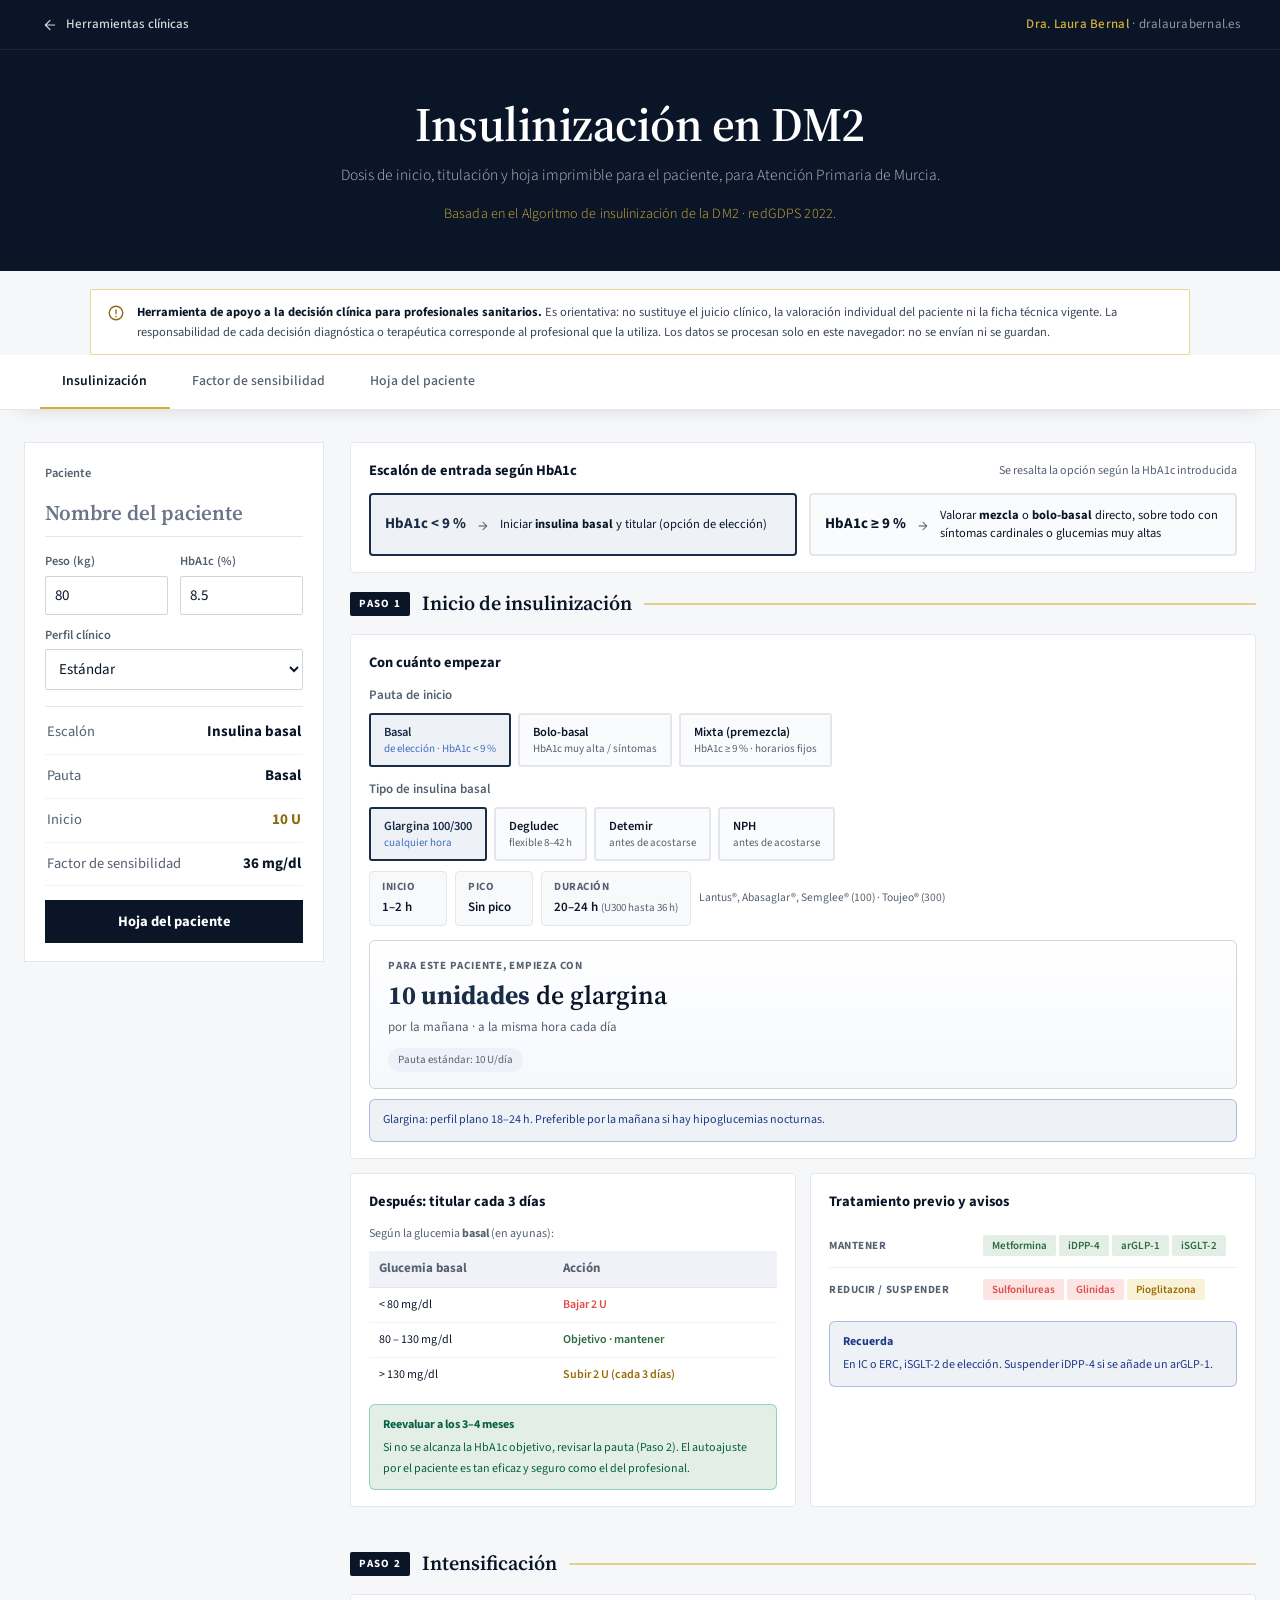
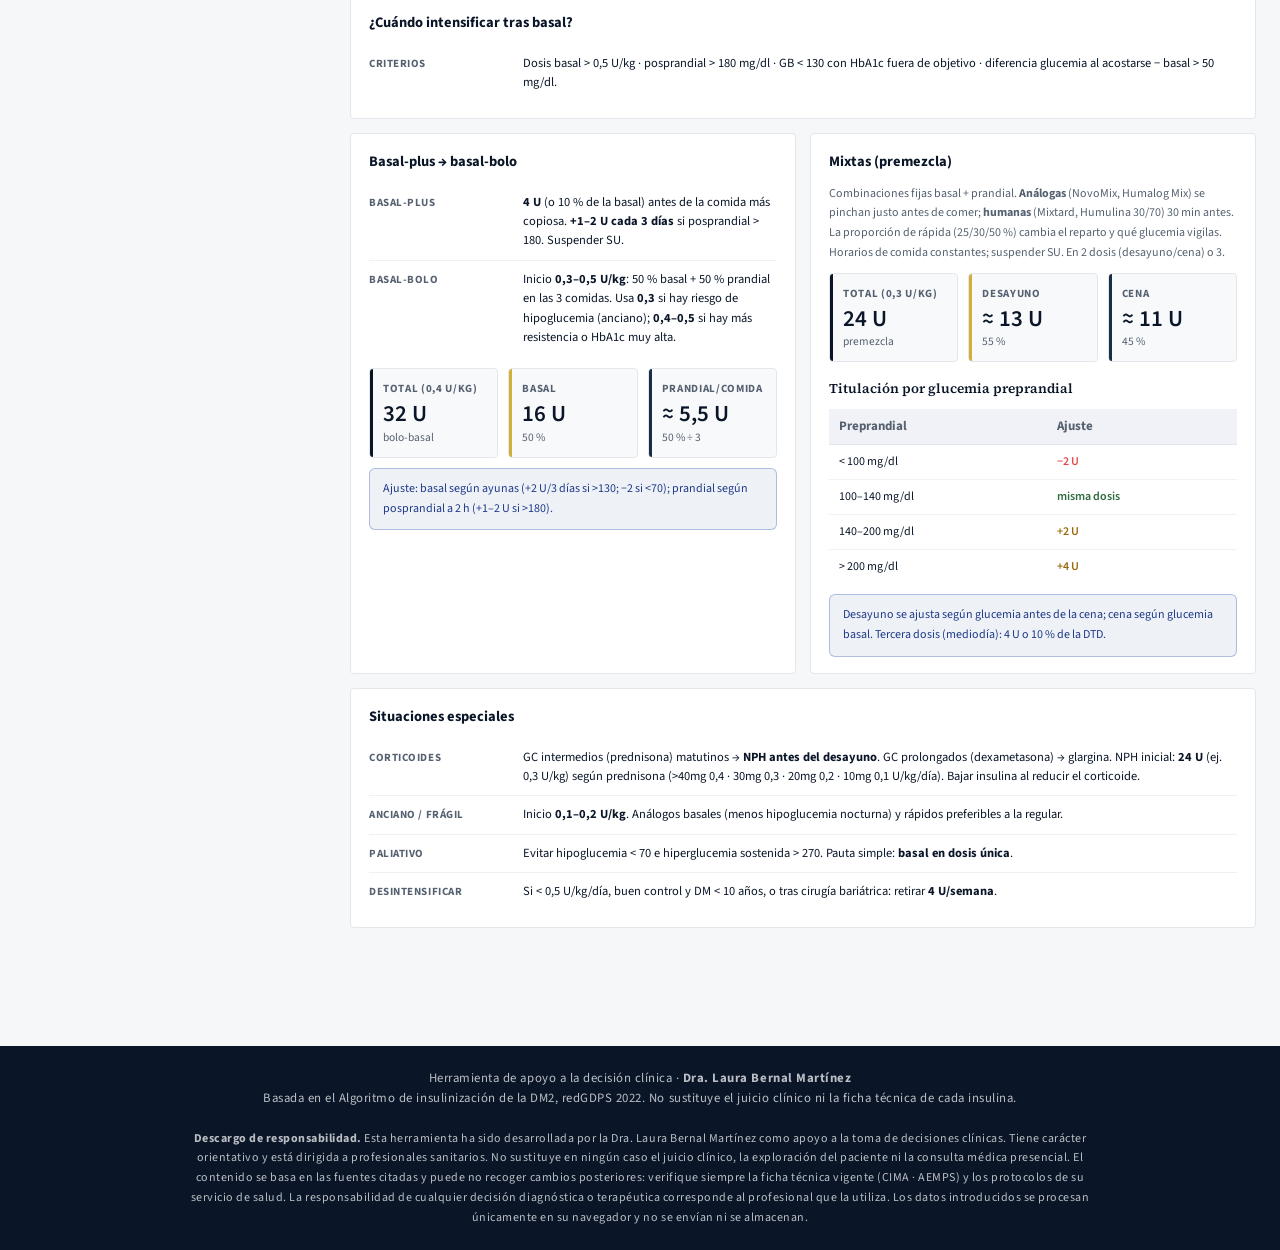
<file: tools/insulinizacion.html>
<!DOCTYPE html>
<html lang="es">
<head>
<meta charset="UTF-8">
<meta name="viewport" content="width=device-width, initial-scale=1.0">
<meta name="robots" content="noindex, nofollow">
<title>Insulinización DM2 — MF Murcia</title>
<style>
  @import url('https://fonts.googleapis.com/css2?family=Source+Serif+4:ital,opsz,wght@0,8..60,400;0,8..60,500;0,8..60,600;0,8..60,700;1,8..60,400&family=Source+Sans+3:wght@400;500;600;700&display=swap');
  *,*::before,*::after{box-sizing:border-box;margin:0;padding:0;}
  :root{
    --navy:#1A2E5C;--cobalt:#0047AB;--gold:#D4AF37;--gold-lt:#F5D97A;
    --ink:#16223f;--ink-mid:#4a5673;--bone:#f4f6f9;--bone-dark:#e4e8ef;
    --rust:#1A2E5C;--shadow:rgba(26,46,92,0.10);
    --bg:#f4f6f9;--surface:#fff;--border:#C8CDD6;--text:#16223f;--muted:#4a5673;
    --blue:#0047AB;--blue-l:#e9f0fb;--blue-m:#b9ccea;
    --green:#2e6b3e;--green-l:#e3efe6;
    --orange:#9a6a08;--orange-l:#faf2d6;
    --red:#E24B4A;--red-l:#fbe4e2;
    --purple:#5a3070;--purple-l:#ece2f3;
    --mono:'Source Sans 3',sans-serif;--sans:'Source Sans 3',sans-serif;--serif:'Source Serif 4',serif;--r:4px;
  }
  body{font-family:var(--sans);font-size:15px;line-height:1.65;background:var(--bg);color:var(--text);min-height:100vh;}

  .header{background:var(--ink);color:var(--bone);padding:3rem 1.5rem 2.5rem;position:relative;overflow:hidden;}
  .header::before{content:'';position:absolute;top:-60px;right:-60px;width:320px;height:320px;border-radius:50%;background:radial-gradient(circle,rgba(0,71,171,.30) 0%,transparent 70%);}
  .header::after{content:'';position:absolute;bottom:-40px;left:10%;width:200px;height:200px;border-radius:50%;background:radial-gradient(circle,rgba(212,175,55,.22) 0%,transparent 70%);}
  .header-inner{max-width:1100px;margin:0 auto;position:relative;z-index:1;}
  .hdr-badge{display:inline-block;font-size:.7rem;letter-spacing:.12em;text-transform:uppercase;background:var(--rust);color:#fff;padding:.25rem .75rem;border-radius:2px;margin-bottom:.75rem;}
  .header h1{font-family:var(--serif);font-size:clamp(2rem,4vw,2.9rem);font-weight:600;line-height:1.1;letter-spacing:-0.01em;color:var(--bone);margin-bottom:.4rem;}
  .header h1 span{color:var(--gold-lt);}
  .header p{font-size:.85rem;color:rgba(245,240,232,.55);max-width:600px;font-weight:300;}
  .hdr-credit{margin-top:1.1rem;font-size:.82rem;line-height:1.5;max-width:560px;color:rgba(245,240,232,.6);}
  .murcia-badge{position:absolute;top:0;right:0;display:inline-flex;align-items:center;gap:5px;font-size:.7rem;font-weight:600;letter-spacing:.1em;text-transform:uppercase;padding:.28rem .7rem;border-radius:2px;background:var(--gold);color:var(--ink);}

  .tabs{display:flex;gap:0;background:var(--ink);border-bottom:2px solid var(--rust);padding:0 max(1rem,calc((100% - 1200px)/2));overflow-x:auto;scrollbar-width:none;position:sticky;top:0;z-index:200;}
  .tabs::-webkit-scrollbar{display:none;}
  .tab{flex:0 0 auto;padding:.8rem 1.4rem;border:none;border-bottom:3px solid transparent;background:none;font-family:var(--sans);font-size:.78rem;font-weight:500;letter-spacing:.06em;text-transform:uppercase;color:rgba(245,240,232,.6);cursor:pointer;transition:.2s;white-space:nowrap;}
  .tab.active{color:var(--gold-lt);border-bottom-color:var(--gold-lt);}
  .tab:not(.active):hover{background:rgba(255,255,255,.05);color:var(--bone);}
  .section{display:none;max-width:1200px;margin:0 auto;padding:2rem 1.5rem 1rem;}.section.active{display:block;}

  .card{background:var(--surface);border-radius:var(--r);border:1px solid var(--border);padding:16px 18px;margin-bottom:14px;box-shadow:0 1px 4px var(--shadow);}
  .card-title{font-family:var(--serif);font-size:15px;font-weight:600;color:var(--ink);margin-bottom:12px;padding-bottom:8px;border-bottom:1.5px solid var(--border);display:flex;justify-content:space-between;align-items:center;flex-wrap:wrap;gap:6px;}
  .card-title .hint{font-family:var(--sans);font-size:11px;color:var(--muted);font-weight:400;text-transform:none;letter-spacing:0;}

  .footer{background:var(--ink-mid);color:rgba(245,240,232,.55);padding:1.4rem 2rem;font-size:.8rem;letter-spacing:.04em;text-align:center;margin-top:1.5rem;line-height:1.6;}

  .prow{display:flex;gap:10px;align-items:flex-end;flex-wrap:wrap;}
  .pfield{flex:1;min-width:110px;}
  .pfield label{display:block;font-size:11px;font-weight:700;text-transform:uppercase;letter-spacing:.06em;color:var(--muted);margin-bottom:4px;}
  .pfield input,.pfield select{width:100%;padding:8px 11px;border-radius:3px;border:1.5px solid var(--border);font-size:13px;font-family:var(--sans);color:var(--text);background:#fafbfc;outline:none;transition:border-color .15s;}
  .pfield input:focus,.pfield select:focus{border-color:var(--blue);background:#fff;box-shadow:0 0 0 2px rgba(0,71,171,.15);}

  .grid2{display:grid;grid-template-columns:1fr 1fr;gap:14px;}
  .grid3{display:grid;grid-template-columns:repeat(3,1fr);gap:10px;}

  .res-row{display:flex;gap:10px;flex-wrap:wrap;margin-top:4px;}
  .res-box{flex:1;min-width:120px;background:#f8f9fb;border:1px solid var(--border);border-radius:4px;padding:11px 13px;position:relative;}
  .res-box::before{content:'';position:absolute;left:0;top:0;bottom:0;width:3px;background:var(--gold);border-radius:4px 0 0 4px;}
  .res-box.b-blue::before{background:var(--blue);}
  .res-box.b-ink::before{background:var(--ink);}
  .res-box .rlbl{font-size:11px;font-weight:700;text-transform:uppercase;letter-spacing:.06em;color:var(--muted);margin-bottom:4px;}
  .res-box .rval{font-family:var(--mono);font-size:23px;font-weight:600;color:var(--ink);line-height:1.05;}
  .res-box .rsub{font-size:11.5px;color:var(--muted);margin-top:3px;line-height:1.4;}

  .seg{display:flex;gap:7px;flex-wrap:wrap;}
  .seg button{padding:9px 13px;border-radius:3px;border:2px solid var(--border);background:#fafbfc;cursor:pointer;font-family:var(--sans);font-size:12.5px;font-weight:600;color:var(--text);transition:.15s;text-align:left;line-height:1.3;}
  .seg button .ssub{display:block;font-size:11px;font-weight:400;color:var(--muted);margin-top:2px;}
  .seg button:hover:not(.on){border-color:#b0bfdb;}
  .seg button.on{border-color:var(--blue);background:var(--blue-l);color:var(--blue);}
  .seg button.on .ssub{color:#4070c4;}

  .alert-box{padding:10px 13px;border-radius:0 4px 4px 0;font-size:12px;line-height:1.7;margin-top:10px;border-left:4px solid;}
  .alert-box.warn{background:var(--orange-l);border-color:var(--orange);color:#7c3a00;}
  .alert-box.danger{background:var(--red-l);border-color:var(--red);color:#7f1d1d;}
  .alert-box.ok{background:var(--green-l);border-color:var(--green);color:#065f46;}
  .alert-box.info{background:var(--blue-l);border-color:var(--blue);color:#1e3a8a;}
  .alert-box.purple{background:var(--purple-l);border-color:var(--purple);color:#4c1d95;}
  .alert-box strong{display:block;margin-bottom:3px;}

  .dl{margin-top:4px;}
  .dl-row{display:flex;gap:14px;padding:9px 0;border-bottom:1px solid #eef0f4;align-items:baseline;}
  .dl-row:last-child{border-bottom:none;}
  .dl-k{flex:0 0 140px;font-size:11px;font-weight:700;text-transform:uppercase;letter-spacing:.05em;color:var(--muted);}
  .dl-v{flex:1;font-size:12.5px;line-height:1.55;}
  .dl-v b{font-weight:700;}

  .chip{display:inline-block;font-size:11px;font-weight:600;padding:2px 9px;border-radius:2px;margin:2px 3px 2px 0;}
  .chip-g{background:var(--green-l);color:var(--green);}
  .chip-r{background:var(--red-l);color:var(--red);}
  .chip-o{background:var(--orange-l);color:var(--orange);}

  table.tbl{width:100%;border-collapse:collapse;font-size:12px;margin-top:8px;}
  table.tbl th{padding:7px 10px;background:#f0f2f7;text-align:left;font-weight:700;border-bottom:1px solid var(--border);font-size:11px;text-transform:uppercase;letter-spacing:.04em;color:var(--ink-mid);}
  table.tbl td{padding:8px 10px;border-bottom:1px solid #f0f2f7;line-height:1.5;}
  table.tbl tr:last-child td{border-bottom:none;}
  table.tbl td.num{font-family:var(--mono);font-weight:600;color:var(--ink);}

  .sub-h{font-family:var(--serif);font-size:13.5px;font-weight:600;color:var(--ink);margin:16px 0 8px;}
  .block-h{display:flex;align-items:center;gap:12px;margin:6px 0 14px;}
  .block-h .bh-txt{font-family:var(--serif);font-size:20px;font-weight:600;color:var(--ink);white-space:nowrap;}
  .block-h .bh-line{flex:1;height:2px;background:var(--gold);border-radius:2px;opacity:.55;}
  .block-h .bh-badge{font-size:11px;font-weight:700;letter-spacing:.1em;text-transform:uppercase;color:#fff;background:var(--ink);padding:3px 9px;border-radius:2px;}
  .decision-2{display:grid;grid-template-columns:1fr 1fr;gap:12px;}
  .dec-branch{border:2px solid var(--border);border-radius:4px;padding:12px 14px;background:#fafbfc;transition:.15s;display:flex;align-items:center;gap:12px;}
  .dec-branch.on{border-color:var(--blue);background:var(--blue-l);}
  .dec-cond{font-family:var(--mono);font-weight:700;font-size:15px;color:var(--ink);flex:0 0 auto;}
  .dec-branch.on .dec-cond{color:var(--blue);}
  .dec-arrow{color:var(--muted);font-size:16px;flex:0 0 auto;}
  .dec-action{font-size:12.5px;line-height:1.4;}
  @media(max-width:640px){.decision-2{grid-template-columns:1fr;}}
  .start-hero{background:linear-gradient(180deg,#fff, #f6f8fc);border:1.5px solid var(--blue-m);border-radius:6px;padding:16px 18px;margin-top:14px;}
  .start-hero .sh-lead{font-size:11px;font-weight:700;text-transform:uppercase;letter-spacing:.07em;color:var(--muted);margin-bottom:6px;}
  .start-hero .sh-main{font-family:var(--serif);font-size:26px;font-weight:600;color:var(--ink);line-height:1.15;}
  .start-hero .sh-main b{color:var(--blue);}
  .start-hero .sh-when{font-size:13px;color:var(--ink-mid);margin-top:6px;}
  .start-hero .sh-basis{display:inline-block;font-size:11px;color:var(--muted);margin-top:10px;padding:3px 10px;background:#eef2f8;border-radius:20px;}
  .prof-strip{display:flex;flex-wrap:wrap;gap:8px;align-items:center;margin-top:10px;}
  .prof-item{display:flex;flex-direction:column;background:#f8f9fb;border:1px solid var(--border);border-radius:4px;padding:6px 12px;min-width:78px;}
  .prof-item .pf-l{font-size:11px;font-weight:700;text-transform:uppercase;letter-spacing:.05em;color:var(--muted);}
  .prof-item .pf-v{font-family:var(--mono);font-size:13px;font-weight:600;color:var(--ink);margin-top:1px;}
  .prof-item .pf-v small{font-family:var(--sans);font-weight:400;font-size:11px;color:var(--muted);}
  .prof-brands{flex:1;min-width:160px;font-size:11.5px;color:var(--muted);line-height:1.4;}
  .disc{font-size:11px;color:var(--muted);line-height:1.55;margin-top:10px;}

  .range-row{display:flex;align-items:center;gap:12px;}
  .range-row input[type=range]{flex:1;accent-color:var(--blue);}
  .range-val{font-family:var(--mono);font-weight:600;font-size:15px;min-width:46px;color:var(--ink);}

  .patient-sheet{background:#fff;border:1px solid var(--border);border-radius:4px;padding:22px 24px;}
  .ps-head{display:flex;justify-content:space-between;align-items:flex-start;border-bottom:2px solid var(--ink);padding-bottom:12px;margin-bottom:16px;flex-wrap:wrap;gap:10px;}
  .ps-head h2{font-family:var(--serif);font-size:20px;font-weight:600;color:var(--ink);}
  .ps-head .ps-sub{font-size:11px;color:var(--muted);margin-top:2px;}
  .ps-me{text-align:right;font-size:11px;color:var(--muted);line-height:1.5;}
  .ps-me b{color:var(--ink);font-size:13px;}
  .ps-block{margin-bottom:18px;}
  .ps-block h3{font-family:var(--serif);font-size:14px;font-weight:600;color:var(--ink);margin-bottom:8px;display:flex;align-items:center;gap:8px;}
  .ps-block h3::before{content:'';width:4px;height:16px;background:var(--gold);border-radius:2px;}
  .ps-dose-big{display:flex;gap:14px;flex-wrap:wrap;}
  .ps-dose-card{flex:1;min-width:140px;border:1.5px solid var(--border);border-radius:4px;padding:12px 14px;}
  .ps-dose-card .dc-l{font-size:11px;font-weight:700;text-transform:uppercase;letter-spacing:.05em;color:var(--muted);}
  .ps-dose-card .dc-v{font-family:var(--mono);font-size:24px;font-weight:600;color:var(--ink);margin-top:2px;}
  .ps-dose-card .dc-s{font-size:11px;color:var(--muted);margin-top:3px;}
  .ps-rules{list-style:none;}
  .ps-rules li{display:flex;align-items:center;gap:12px;padding:10px 12px;border-radius:4px;margin-bottom:6px;font-size:13px;}
  .ps-rules li .rl-cond{font-family:var(--mono);font-weight:700;flex:0 0 130px;}
  .ps-rules li.r-low{background:var(--red-l);}.ps-rules li.r-low .rl-cond{color:var(--red);}
  .ps-rules li.r-ok{background:var(--green-l);}.ps-rules li.r-ok .rl-cond{color:var(--green);}
  .ps-rules li.r-high{background:var(--orange-l);}.ps-rules li.r-high .rl-cond{color:var(--orange);}
  .ps-warn{background:#f8f9fb;border:1px solid var(--border);border-radius:4px;padding:12px 14px;font-size:12px;line-height:1.7;}
  .ps-warn b{color:var(--red);}

  .btn-print{padding:9px 18px;border-radius:3px;border:1.5px solid var(--ink);background:var(--ink);color:#fff;font-family:var(--sans);font-size:12px;font-weight:600;cursor:pointer;transition:.15s;}
  .btn-print:hover{background:var(--navy);}

  @media(max-width:640px){.grid2,.grid3{grid-template-columns:1fr;}.dl-k{flex-basis:100px;}}

  @media print{
    body{background:#fff;}
    .header,.tabs,.footer,.no-print{display:none!important;}
    .section{display:none!important;padding:0;}
    #tab-paciente{display:block!important;}
    .patient-sheet{border:none;padding:0;}
    .card{box-shadow:none;border:none;padding:0;}
  }

  /* Ficha lateral */
  .hc-main .section{max-width:none;padding:0 0 1rem;}
  .hc-layout{padding-top:1.75rem;}
  .hc-ficha{top:64px;}
</style>
<link rel="stylesheet" href="herramientas.css">
</head>
<body>
<nav class="hc-topbar no-print" aria-label="Volver a la web">
  <a href="index.html"><svg aria-hidden="true" width="16" height="16" viewBox="0 0 24 24" fill="none" stroke="currentColor" stroke-width="1.8" stroke-linecap="round" stroke-linejoin="round"><path d="M19 12H5M12 19l-7-7 7-7"/></svg>Herramientas clínicas</a>
  <span class="hc-topbar-firma"><strong>Dra. Laura Bernal</strong> · dralaurabernal.es</span>
</nav>

<div class="header">
  <div class="header-inner">
    <span class="hdr-badge">Herramienta Clínica · AP 2026</span>
    <h1>Insulinización en DM2</h1>
    <p class="hc-sub">Dosis de inicio, titulación y hoja imprimible para el paciente, para Atención Primaria de Murcia.</p>
    <p class="hc-base">Basada en el Algoritmo de insulinización de la DM2 · redGDPS 2022.</p>
  </div>
</div>

<div class="hc-aviso-wrap no-print"><div class="hc-aviso" role="note">
  <svg aria-hidden="true" width="18" height="18" viewBox="0 0 24 24" fill="none" stroke="currentColor" stroke-width="1.8" stroke-linecap="round" stroke-linejoin="round"><circle cx="12" cy="12" r="9"/><path d="M12 8v5M12 16.5v.5"/></svg>
  <p><strong>Herramienta de apoyo a la decisión clínica para profesionales sanitarios.</strong> Es orientativa: no sustituye el juicio clínico, la valoración individual del paciente ni la ficha técnica vigente. La responsabilidad de cada decisión diagnóstica o terapéutica corresponde al profesional que la utiliza. Los datos se procesan solo en este navegador: no se envían ni se guardan.</p>
</div></div>
<div class="tabs">
  <button class="tab active" onclick="showTab('insulin',this)">Insulinización</button>
  <button class="tab" onclick="showTab('fsi',this)">Factor de sensibilidad</button>
  <button class="tab" onclick="showTab('paciente',this)">Hoja del paciente</button>
</div>

<div class="hc-layout">
<aside class="hc-ficha" aria-label="Datos del paciente">
  <p class="fi-h">Paciente</p>
  <input type="text" id="nombre" class="fi-nombre" placeholder="Nombre del paciente" aria-label="Nombre del paciente" oninput="sync()">
  <div class="fi-grid">
    <label class="fi-f"><span>Peso (kg)</span><input type="number" id="peso" value="80" min="30" max="200" oninput="sync()"></label>
    <label class="fi-f"><span>HbA1c (%)</span><input type="number" id="hba1c" value="8.5" min="6" max="16" step="0.1" oninput="sync()"></label>
    <label class="fi-f fi-wide"><span>Perfil clínico</span>
      <select id="perfil" onchange="sync()">
        <option value="est">Estándar</option>
        <option value="obe">Obesidad (IMC &gt; 30)</option>
        <option value="fra">Anciano / frágil</option>
        <option value="pal">Paliativo</option>
      </select></label>
  </div>
  <div class="fi-res" aria-live="polite">
    <button type="button" class="fi-row" data-ir="insulin" id="fr_escalon"><span>Escalón</span><strong>—</strong></button>
    <button type="button" class="fi-row" data-ir="insulin" id="fr_pauta"><span>Pauta</span><strong>—</strong></button>
    <button type="button" class="fi-row is-key" data-ir="insulin" id="fr_inicio"><span>Inicio</span><strong>—</strong></button>
    <button type="button" class="fi-row" data-ir="fsi" id="fr_fs"><span>Factor de sensibilidad</span><strong>—</strong></button>
  </div>
  <button type="button" class="fi-generar" data-ir="paciente">Hoja del paciente</button>
</aside>
<div class="hc-main">
<!-- INSULINIZACIÓN (inicio + intensificación) -->
<div class="section active" id="tab-insulin">
  <div class="card">
    <div class="card-title">Escalón de entrada según HbA1c <span class="hint">Se resalta la opción según la HbA1c introducida</span></div>
    <div class="decision-2">
      <div class="dec-branch" id="dec-basal"><span class="dec-cond">HbA1c &lt; 9 %</span><span class="dec-arrow">→</span><span class="dec-action">Iniciar <b>insulina basal</b> y titular (opción de elección)</span></div>
      <div class="dec-branch" id="dec-mix"><span class="dec-cond">HbA1c ≥ 9 %</span><span class="dec-arrow">→</span><span class="dec-action">Valorar <b>mezcla</b> o <b>bolo-basal</b> directo, sobre todo con síntomas cardinales o glucemias muy altas</span></div>
    </div>
  </div>

  <div class="block-h"><span class="bh-badge">Paso 1</span><span class="bh-txt">Inicio de insulinización</span><span class="bh-line"></span></div>

  <div class="card">
    <div class="card-title">Con cuánto empezar</div>

    <label style="display:block;font-size:11px;font-weight:700;text-transform:uppercase;letter-spacing:.06em;color:var(--muted);margin-bottom:6px">Pauta de inicio</label>
    <div class="seg" id="seg-inicio">
      <button class="on" data-v="basal">Basal<span class="ssub">de elección · HbA1c &lt; 9 %</span></button>
      <button data-v="bolobasal">Bolo-basal<span class="ssub">HbA1c muy alta / síntomas</span></button>
      <button data-v="mixta">Mixta (premezcla)<span class="ssub">HbA1c ≥ 9 % · horarios fijos</span></button>
    </div>

    <div id="wrap-basaltype" style="margin-top:12px">
      <label style="display:block;font-size:11px;font-weight:700;text-transform:uppercase;letter-spacing:.06em;color:var(--muted);margin-bottom:6px">Tipo de insulina basal</label>
      <div class="seg" id="seg-basal">
        <button class="on" data-v="glargina">Glargina 100/300<span class="ssub">cualquier hora</span></button>
        <button data-v="degludec">Degludec<span class="ssub">flexible 8–42 h</span></button>
        <button data-v="detemir">Detemir<span class="ssub">antes de acostarse</span></button>
        <button data-v="nph">NPH<span class="ssub">antes de acostarse</span></button>
      </div>
      <div id="basal-profile" class="prof-strip"></div>
    </div>

    <div id="wrap-factor" style="display:none;margin-top:12px">
      <label style="display:block;font-size:11px;font-weight:700;text-transform:uppercase;letter-spacing:.06em;color:var(--muted);margin-bottom:6px">Dosis total inicial</label>
      <select id="i-factor" onchange="calcInicio()"></select>
    </div>

    <div id="wrap-premix" style="display:none;margin-top:12px">
      <label style="display:block;font-size:11px;font-weight:700;text-transform:uppercase;letter-spacing:.06em;color:var(--muted);margin-bottom:6px">¿Qué premezcla?</label>
      <select id="i-premix" onchange="calcInicio()">
        <optgroup label="Análogas (justo antes de comer)">
          <option value="novomix30" selected>NovoMix 30 (30 % aspart)</option>
          <option value="novomix50">NovoMix 50 (50 % aspart)</option>
          <option value="humalogmix25">Humalog Mix 25 (25 % lispro)</option>
          <option value="humalogmix50">Humalog Mix 50 (50 % lispro)</option>
        </optgroup>
        <optgroup label="Humanas (30 min antes de comer)">
          <option value="mixtard30">Mixtard 30 (30 % regular)</option>
          <option value="humulina3070">Humulina 30/70 (30 % regular)</option>
        </optgroup>
      </select>
    </div>

    <div id="start-out"></div>

    <div class="alert-box info" id="o-basal-note"><span></span></div>
    <div class="alert-box warn" id="o-sobrebasal" style="display:none"><span></span></div>
  </div>

  <div class="grid2">
    <div class="card">
      <div class="card-title">Después: titular cada 3 días</div>
      <div id="o-titra"></div>
      <div id="o-nph-note"></div>
      <div class="alert-box ok" style="margin-top:12px"><strong>Reevaluar a los 3–4 meses</strong>Si no se alcanza la HbA1c objetivo, revisar la pauta (Paso 2). El autoajuste por el paciente es tan eficaz y seguro como el del profesional.</div>
    </div>

    <div class="card">
      <div class="card-title">Tratamiento previo y avisos</div>
      <div class="dl">
        <div class="dl-row"><div class="dl-k">Mantener</div><div class="dl-v"><span class="chip chip-g">Metformina</span><span class="chip chip-g">iDPP-4</span><span class="chip chip-g">arGLP-1</span><span class="chip chip-g">iSGLT-2</span></div></div>
        <div class="dl-row"><div class="dl-k">Reducir / suspender</div><div class="dl-v"><span class="chip chip-r">Sulfonilureas</span><span class="chip chip-r">Glinidas</span><span class="chip chip-o">Pioglitazona</span></div></div>
      </div>
      <div class="alert-box info" id="o-farmaco-note"><span></span></div>
    </div>
  </div>

  <div class="block-h" style="margin-top:26px"><span class="bh-badge">Paso 2</span><span class="bh-txt">Intensificación</span><span class="bh-line"></span></div>

  <div class="card">
    <div class="card-title">¿Cuándo intensificar tras basal?</div>
    <div class="dl"><div class="dl-row"><div class="dl-k">Criterios</div><div class="dl-v">Dosis basal &gt; 0,5 U/kg · posprandial &gt; 180 mg/dl · GB &lt; 130 con HbA1c fuera de objetivo · diferencia glucemia al acostarse − basal &gt; 50 mg/dl.</div></div></div>
  </div>

  <div class="grid2">
    <div class="card">
      <div class="card-title">Basal-plus → basal-bolo</div>
      <div class="dl">
        <div class="dl-row"><div class="dl-k">Basal-plus</div><div class="dl-v"><b>4 U</b> (o 10 % de la basal) antes de la comida más copiosa. <b>+1–2 U cada 3 días</b> si posprandial &gt; 180. Suspender SU.</div></div>
        <div class="dl-row"><div class="dl-k">Basal-bolo</div><div class="dl-v">Inicio <b>0,3–0,5 U/kg</b>: 50 % basal + 50 % prandial en las 3 comidas. Usa <b>0,3</b> si hay riesgo de hipoglucemia (anciano); <b>0,4–0,5</b> si hay más resistencia o HbA1c muy alta.</div></div>
      </div>
      <div class="res-row" id="bb-res" style="margin-top:12px"></div>
      <div class="alert-box info"><span>Ajuste: basal según ayunas (+2 U/3 días si &gt;130; −2 si &lt;70); prandial según posprandial a 2 h (+1–2 U si &gt;180).</span></div>
    </div>

    <div class="card">
      <div class="card-title">Mixtas (premezcla)</div>
      <p style="font-size:12px;color:var(--muted);margin-bottom:10px">Combinaciones fijas basal + prandial. <b>Análogas</b> (NovoMix, Humalog Mix) se pinchan justo antes de comer; <b>humanas</b> (Mixtard, Humulina 30/70) 30 min antes. La proporción de rápida (25/30/50 %) cambia el reparto y qué glucemia vigilas. Horarios de comida constantes; suspender SU. En 2 dosis (desayuno/cena) o 3.</p>
      <div class="res-row" id="mx-res"></div>
      <div class="sub-h">Titulación por glucemia preprandial</div>
      <table class="tbl">
        <thead><tr><th>Preprandial</th><th>Ajuste</th></tr></thead>
        <tbody>
          <tr><td>&lt; 100 mg/dl</td><td class="num" style="color:var(--red)">−2 U</td></tr>
          <tr><td>100–140 mg/dl</td><td class="num" style="color:var(--green)">misma dosis</td></tr>
          <tr><td>140–200 mg/dl</td><td class="num" style="color:var(--orange)">+2 U</td></tr>
          <tr><td>&gt; 200 mg/dl</td><td class="num" style="color:var(--orange)">+4 U</td></tr>
        </tbody>
      </table>
      <div class="alert-box info"><span>Desayuno se ajusta según glucemia antes de la cena; cena según glucemia basal. Tercera dosis (mediodía): 4 U o 10 % de la DTD.</span></div>
    </div>
  </div>

  <div class="card">
    <div class="card-title">Situaciones especiales</div>
    <div class="dl">
      <div class="dl-row"><div class="dl-k">Corticoides</div><div class="dl-v">GC intermedios (prednisona) matutinos → <b>NPH antes del desayuno</b>. GC prolongados (dexametasona) → glargina. NPH inicial: <span id="cort-inline"></span> según prednisona (&gt;40mg 0,4 · 30mg 0,3 · 20mg 0,2 · 10mg 0,1 U/kg/día). Bajar insulina al reducir el corticoide.</div></div>
      <div class="dl-row"><div class="dl-k">Anciano / frágil</div><div class="dl-v">Inicio <b>0,1–0,2 U/kg</b>. Análogos basales (menos hipoglucemia nocturna) y rápidos preferibles a la regular.</div></div>
      <div class="dl-row"><div class="dl-k">Paliativo</div><div class="dl-v">Evitar hipoglucemia &lt; 70 e hiperglucemia sostenida &gt; 270. Pauta simple: <b>basal en dosis única</b>.</div></div>
      <div class="dl-row"><div class="dl-k">Desintensificar</div><div class="dl-v">Si &lt; 0,5 U/kg/día, buen control y DM &lt; 10 años, o tras cirugía bariátrica: retirar <b>4 U/semana</b>.</div></div>
    </div>
  </div>
</div>

<!-- FSI -->
<div class="section" id="tab-fsi">
  <div class="card">
    <div class="card-title">Factor de sensibilidad y corrección <span class="hint">Solo con insulina rápida (bolo-basal)</span></div>
    <p style="font-size:12.5px;color:var(--muted);margin-bottom:14px">El factor de sensibilidad (FS) es el descenso de glucosa, en mg/dl, que produce 1 U de insulina rápida. La corrección solo se administra con insulina rápida, así que esta calculadora aplica a pacientes en <b>pauta bolo-basal</b>. El FS se calcula sobre la dosis total diaria (basal + rápida); el peso no interviene.</p>

    <label style="display:block;font-size:11px;font-weight:700;text-transform:uppercase;letter-spacing:.06em;color:var(--muted);margin-bottom:6px">Insulina diaria del paciente (basal + rápida)</label>
    <div class="prow">
      <div class="pfield"><label>Basal</label><input type="number" id="fbb-basal" value="39" min="0" max="200" oninput="calcFSI()"></div>
      <div class="pfield"><label>Desayuno</label><input type="number" id="fbb-des" value="3" min="0" max="60" oninput="calcFSI()"></div>
      <div class="pfield"><label>Comida</label><input type="number" id="fbb-com" value="4" min="0" max="60" oninput="calcFSI()"></div>
      <div class="pfield"><label>Cena</label><input type="number" id="fbb-cen" value="4" min="0" max="60" oninput="calcFSI()"></div>
    </div>

    <div class="prow" style="margin-top:16px">
      <div class="pfield" style="max-width:360px"><label>Regla (insulina rápida usada)</label>
        <select id="f-regla" onchange="calcFSI()">
          <option value="1800">Análogo rápido — 1800 (lispro, aspart, glulisina, Fiasp)</option>
          <option value="1500">Rápida humana — 1500 (regular, Actrapid)</option>
        </select>
      </div>
    </div>

    <div class="res-row" style="margin-top:16px">
      <div class="res-box b-ink"><div class="rlbl">Dosis total diaria</div><div class="rval" id="f-dtd">50 U</div><div class="rsub" id="f-desglose">39 basal + 3/4/4 rápida</div></div>
      <div class="res-box b-blue"><div class="rlbl">Factor de sensibilidad</div><div class="rval" id="f-fsi">36</div><div class="rsub" id="f-fsi-form">1800 ÷ 50 · mg/dl por U</div></div>
    </div>
  </div>

  <div class="card" id="f-corr-card">
    <div class="card-title">Dosis de corrección</div>
    <div class="grid2">
      <div><label style="display:block;font-size:11px;font-weight:700;text-transform:uppercase;letter-spacing:.06em;color:var(--muted);margin-bottom:6px">Glucemia actual (mg/dl)</label><div class="range-row"><input type="range" id="f-actual" min="120" max="450" step="5" value="250" oninput="calcFSI()"><span class="range-val" id="f-actual-v">250</span></div></div>
      <div><label style="display:block;font-size:11px;font-weight:700;text-transform:uppercase;letter-spacing:.06em;color:var(--muted);margin-bottom:6px">Glucemia objetivo (mg/dl)</label><div class="range-row"><input type="range" id="f-objetivo" min="90" max="180" step="5" value="120" oninput="calcFSI()"><span class="range-val" id="f-objetivo-v">120</span></div></div>
    </div>
    <div class="res-row" style="margin-top:14px">
      <div class="res-box"><div class="rlbl">Corrección</div><div class="rval" id="f-dosis">≈ 2 U</div><div class="rsub" id="f-dosis-calc">(250 − 120) ÷ 60</div></div>
    </div>
    <div class="alert-box warn" id="f-aviso" style="display:none"><span></span></div>
    <div class="disc">Fórmula redGDPS: corrección = (glucemia actual − objetivo) ÷ FS. Si coincide con una comida, se suma/resta a la insulina prandial. No corregir más de una vez cada 3–4 horas.</div>
  </div>
</div>

<!-- HOJA PACIENTE -->
<div class="section" id="tab-paciente">
  <div class="card no-print" style="display:flex;justify-content:space-between;align-items:center;flex-wrap:wrap;gap:10px">
    <div style="font-size:12.5px;color:var(--muted)">Hoja generada con los datos actuales. Ajusta la <b>dosis</b> si prefieres otra cifra, y pulsa imprimir.</div>
    <button class="btn-print" onclick="window.print()">Imprimir / Guardar PDF</button>
  </div>
  <div class="card no-print">
    <div class="prow">
      <div class="pfield" style="max-width:170px"><label>Dosis de inicio (U)</label><input type="number" id="ps-dose" value="10" min="1" max="80" oninput="renderSheet()"></div>
      <div class="pfield" style="max-width:200px"><label>Insulina</label><input type="text" id="ps-ins" value="Glargina" oninput="renderSheet()"></div>
      <div class="pfield" style="max-width:200px"><label>Momento</label><input type="text" id="ps-when" value="Por la mañana" oninput="renderSheet()"></div>
    </div>
  </div>
  <div class="patient-sheet" id="sheet"></div>
</div>

</div><!-- /hc-main -->
</div><!-- /hc-layout -->

<div class="footer">
  Herramienta de apoyo a la decisión clínica · <strong>Dra. Laura Bernal Martínez</strong><br>
  Basada en el Algoritmo de insulinización de la DM2, redGDPS 2022. No sustituye el juicio clínico ni la ficha técnica de cada insulina.
<div class="hc-legal"><br><strong>Descargo de responsabilidad.</strong> Esta herramienta ha sido desarrollada por la Dra. Laura Bernal Martínez como apoyo a la toma de decisiones clínicas. Tiene carácter orientativo y está dirigida a profesionales sanitarios. No sustituye en ningún caso el juicio clínico, la exploración del paciente ni la consulta médica presencial. El contenido se basa en las fuentes citadas y puede no recoger cambios posteriores: verifique siempre la ficha técnica vigente (CIMA · AEMPS) y los protocolos de su servicio de salud. La responsabilidad de cualquier decisión diagnóstica o terapéutica corresponde al profesional que la utiliza. Los datos introducidos se procesan únicamente en su navegador y no se envían ni se almacenan.</div></div>

<script>
const S={nombre:'',peso:80,hba1c:8.5,perfil:'est',basal:'glargina',pauta:'basal',inicio:'basal'};
const BASAL_PROF={
  glargina:{ini:'1–2 h',pico:'Sin pico',dur:'20–24 h',dur2:'U300 hasta 36 h',brands:'Lantus®, Abasaglar®, Semglee® (100) · Toujeo® (300)'},
  degludec:{ini:'1–2 h',pico:'Sin pico',dur:'24–42 h',brands:'Tresiba® 100/200 FlexTouch®'},
  detemir:{ini:'1–2 h',pico:'Sin pico',dur:'12–24 h',dur2:'dosis-dependiente',brands:'Levemir® FlexPen®'},
  nph:{ini:'1–2 h',pico:'4–8 h',dur:'12 h',brands:'Humulina NPH®, Insulatard® · aspecto turbio'}
};
const PREMIX={
  novomix30:{n:'NovoMix 30',tipo:'analoga',rap:30,ini:'10–15 min',cuando:'justo antes de desayuno y cena'},
  novomix50:{n:'NovoMix 50',tipo:'analoga',rap:50,ini:'10–15 min',cuando:'justo antes de las comidas'},
  humalogmix25:{n:'Humalog Mix 25',tipo:'analoga',rap:25,ini:'10–15 min',cuando:'justo antes de desayuno y cena'},
  humalogmix50:{n:'Humalog Mix 50',tipo:'analoga',rap:50,ini:'10–15 min',cuando:'justo antes de las comidas'},
  mixtard30:{n:'Mixtard 30',tipo:'humana',rap:30,ini:'30 min',cuando:'30 min antes de desayuno y cena'},
  humulina3070:{n:'Humulina 30/70',tipo:'humana',rap:30,ini:'30 min',cuando:'30 min antes de desayuno y cena'}
};
const r1=n=>Math.round(n), half=n=>Math.round(n*2)/2, es=n=>(n%1===0?n:n.toFixed(1).replace('.',','));
const val=id=>+document.getElementById(id).value||0;

function showTab(id,btn){
  document.querySelectorAll('.section').forEach(s=>s.classList.remove('active'));
  document.querySelectorAll('.tab').forEach(t=>t.classList.remove('active'));
  document.getElementById('tab-'+id).classList.add('active'); btn.classList.add('active');
  window.scrollTo({top:0,behavior:'smooth'});
  if(id==='paciente') renderSheet();
  if(id==='insulin') renderIntens();
}
function segInit(id,key,cb){
  const w=document.getElementById(id);
  w.querySelectorAll('button').forEach(b=>b.addEventListener('click',()=>{
    w.querySelectorAll('button').forEach(x=>x.classList.remove('on')); b.classList.add('on'); S[key]=b.dataset.v; cb&&cb();
  }));
}
function sync(){
  S.nombre=document.getElementById('nombre').value; S.peso=val('peso'); S.hba1c=val('hba1c'); S.perfil=document.getElementById('perfil').value;
  calcInicio(); renderIntens();
}

function calcInicio(){
  const {peso,perfil,basal,hba1c,inicio}=S;
  const insLower={glargina:'glargina',degludec:'degludec',detemir:'detemir',nph:'NPH'}[basal];
  const whenBasal=(basal==='glargina'||basal==='degludec')?'por la mañana':'antes de acostarse';
  const pf=BASAL_PROF[basal], pfEl=document.getElementById('basal-profile');
  pfEl.innerHTML=(inicio==='basal'||inicio==='bolobasal')?('<div class="prof-item"><span class="pf-l">Inicio</span><span class="pf-v">'+pf.ini+'</span></div>'+'<div class="prof-item"><span class="pf-l">Pico</span><span class="pf-v">'+pf.pico+'</span></div>'+'<div class="prof-item"><span class="pf-l">Duración</span><span class="pf-v">'+pf.dur+(pf.dur2?' <small>('+pf.dur2+')</small>':'')+'</span></div>'+'<div class="prof-brands">'+pf.brands+'</div>'):'';

  // rama HbA1c
  document.getElementById('dec-basal').classList.toggle('on', hba1c>0 && hba1c<9);
  document.getElementById('dec-mix').classList.toggle('on', hba1c>=9);

  // mostrar/ocultar selectores según pauta
  document.getElementById('wrap-basaltype').style.display=(inicio==='basal'||inicio==='bolobasal')?'block':'none';
  document.getElementById('wrap-premix').style.display=(inicio==='mixta')?'block':'none';
  const wf=document.getElementById('wrap-factor'), fac=document.getElementById('i-factor');
  if(inicio==='bolobasal'){
    wf.style.display='block';
    if(fac.dataset.mode!=='bb'){fac.innerHTML='<option value="0.3">0,3 U/kg · conservador (anciano, riesgo hipoglucemia)</option><option value="0.4" selected>0,4 U/kg · estándar</option><option value="0.5">0,5 U/kg · más resistencia / HbA1c muy alta</option>';fac.dataset.mode='bb';}
  } else if(inicio==='mixta'){
    wf.style.display='block';
    if(fac.dataset.mode!=='mx'){fac.innerHTML='<option value="0.2">0,2 U/kg/día</option><option value="0.3" selected>0,3 U/kg/día</option>';fac.dataset.mode='mx';}
  } else { wf.style.display='none'; }
  const factor=parseFloat(fac.value)||0.4;

  const out=document.getElementById('start-out');
  const tit=document.getElementById('o-titra');
  const bn=document.getElementById('o-basal-note').querySelector('span');
  const nph=document.getElementById('o-nph-note');nph.innerHTML='';
  const sob=document.getElementById('o-sobrebasal');sob.style.display='none';

  if(inicio==='basal'){
    let doseNum,basis;
    if(perfil==='est'){doseNum=10;basis='Pauta estándar: 10 U/día';}
    else if(perfil==='obe'){doseNum=r1(peso*0.2);basis='0,2 U/kg (obeso) · '+peso+' kg';}
    else if(perfil==='fra'){doseNum=r1(peso*0.1);basis='0,1 U/kg (anciano/frágil) · puede subir a 0,2';}
    else{doseNum=r1(peso*0.1);basis='0,1 U/kg (pauta simple)';}
    out.innerHTML='<div class="start-hero"><div class="sh-lead">Para este paciente, empieza con</div>'+
      '<div class="sh-main"><b>'+doseNum+' unidad'+(doseNum===1?'':'es')+'</b> de '+insLower+'</div>'+
      '<div class="sh-when">'+whenBasal+' · a la misma hora cada día</div>'+
      '<div class="sh-basis">'+basis+'</div></div>';
    tit.innerHTML='<p style="font-size:12px;color:var(--muted);margin-bottom:8px">Según la glucemia <b>basal</b> (en ayunas):</p>'+
      '<table class="tbl"><thead><tr><th>Glucemia basal</th><th>Acción</th></tr></thead><tbody>'+
      '<tr><td>&lt; 80 mg/dl</td><td class="num" style="color:var(--red)">Bajar 2 U</td></tr>'+
      '<tr><td>80 – 130 mg/dl</td><td class="num" style="color:var(--green)">Objetivo · mantener</td></tr>'+
      '<tr><td>&gt; 130 mg/dl</td><td class="num" style="color:var(--orange)">Subir 2 U (cada 3 días)</td></tr></tbody></table>';
    if(peso>0 && doseNum/peso>0.5){sob.style.display='block';sob.querySelector('span').innerHTML='<strong>Sobrebasalización (&gt;0,5 U/kg)</strong>Reevaluar antes de subir; considerar intensificar en vez de aumentar la basal.';}
    // hoja paciente
    document.getElementById('ps-ins').value=insLower.charAt(0).toUpperCase()+insLower.slice(1);
    document.getElementById('ps-when').value=(basal==='glargina'||basal==='degludec')?'Por la mañana':'Antes de acostarse';
    document.getElementById('ps-dose').value=doseNum;
  }
  else if(inicio==='bolobasal'){
    const tot=peso*factor, bas=r1(tot/2), prand=tot/2;
    const des=half(prand*0.30), com=half(prand*0.40), cen=half(prand*0.30);
    out.innerHTML='<div class="start-hero"><div class="sh-lead">Empieza con <b>'+r1(tot)+' U/día</b> repartidas así</div>'+
      '<div class="res-row" style="margin-top:10px">'+
      '<div class="res-box b-ink"><div class="rlbl">Basal ('+insLower+')</div><div class="rval">'+bas+' U</div><div class="rsub">'+whenBasal+'</div></div>'+
      '<div class="res-box b-blue"><div class="rlbl">Desayuno</div><div class="rval">'+es(des)+' U</div><div class="rsub">rápida · 30 %</div></div>'+
      '<div class="res-box b-blue"><div class="rlbl">Comida</div><div class="rval">'+es(com)+' U</div><div class="rsub">rápida · 40 % (principal)</div></div>'+
      '<div class="res-box b-blue"><div class="rlbl">Cena</div><div class="rval">'+es(cen)+' U</div><div class="rsub">rápida · 30 %</div></div></div>'+
      '<div class="sh-basis">'+es(factor).replace('.',',')+' U/kg · 50 % basal + 50 % prandial repartido según las comidas (más en la comida)</div></div>';
    tit.innerHTML='<div class="dl">'+
      '<div class="dl-row"><div class="dl-k">Basal</div><div class="dl-v">según ayunas: −2 U si &lt;70 · mantener 80–130 · <b>+2 U/3 días</b> si &gt;130</div></div>'+
      '<div class="dl-row"><div class="dl-k">Prandial</div><div class="dl-v">según posprandial a 2 h: <b>+1–2 U</b> esa comida si &gt;180 mg/dl</div></div></div>'+
      '<p style="font-size:11px;color:var(--muted);margin-top:8px">El reparto 30/40/30 es orientativo: ajústalo a la cantidad de hidratos de cada comida (si la principal es la cena, invierte la proporción).</p>';
    document.getElementById('ps-ins').value='Bolo-basal ('+insLower+' + rápida)';
    document.getElementById('ps-when').value='Basal '+whenBasal+' + rápida en cada comida';
    document.getElementById('ps-dose').value=bas;
  }
  else { // mixta
    const px=PREMIX[document.getElementById('i-premix').value];
    const tot=peso*factor, des=r1(tot*0.55), cena=r1(tot*0.45);
    const altaRap=px.rap>=50;
    out.innerHTML='<div class="start-hero"><div class="sh-lead">Empieza con <b>'+r1(tot)+' U/día</b> de '+px.n+'</div>'+
      '<div class="res-row" style="margin-top:10px">'+
      '<div class="res-box b-ink"><div class="rlbl">Desayuno</div><div class="rval">'+des+' U</div><div class="rsub">'+px.cuando.split(' y ')[0].replace('justo antes de ','antes de ').replace('30 min antes de ','30 min antes ')+'</div></div>'+
      '<div class="res-box b-blue"><div class="rlbl">Cena</div><div class="rval">'+cena+' U</div><div class="rsub">antes de cenar</div></div></div>'+
      '<div class="sh-basis">'+es(factor).replace('.',',')+' U/kg · 55 % desayuno / 45 % cena · '+px.rap+' % rápida ('+(px.tipo==='analoga'?'análoga':'humana')+')</div></div>';
    tit.innerHTML='<p style="font-size:12px;color:var(--muted);margin-bottom:8px">Ajusta cada dosis según la glucemia <b>preprandial</b> (el desayuno según la glucemia antes de la cena; la cena según la glucemia basal):</p>'+
      '<table class="tbl"><thead><tr><th>Preprandial</th><th>Ajuste</th></tr></thead><tbody>'+
      '<tr><td>&lt; 100 mg/dl</td><td class="num" style="color:var(--red)">−2 U</td></tr>'+
      '<tr><td>100–140 mg/dl</td><td class="num" style="color:var(--green)">misma dosis</td></tr>'+
      '<tr><td>140–200 mg/dl</td><td class="num" style="color:var(--orange)">+2 U</td></tr>'+
      '<tr><td>&gt; 200 mg/dl</td><td class="num" style="color:var(--orange)">+4 U</td></tr></tbody></table>'+
      (altaRap
        ? '<p style="font-size:11px;color:var(--muted);margin-top:6px">Al ser <b>'+px.rap+' % rápida</b>, vigila también la glucemia <b>posprandial</b> (2 h): tiene mucho componente prandial.</p>'
        : '<p style="font-size:11px;color:var(--muted);margin-top:6px">Al ser <b>'+px.rap+' % rápida</b>, cubre sobre todo la basal. Tercera dosis (mediodía) si hace falta: 4 U o 10 % de la DTD.</p>');
    document.getElementById('ps-ins').value=px.n;
    document.getElementById('ps-when').value=px.tipo==='humana'?'30 min antes de desayuno y cena':'Antes de desayuno y cena';
    document.getElementById('ps-dose').value=des;
  }

  // nota de la insulina
  if(inicio==='mixta'){
    const px=PREMIX[document.getElementById('i-premix').value];
    if(px.tipo==='humana'){bn.innerHTML='<strong>'+px.n+' (humana, '+px.rap+' % regular)</strong>Pinchar <b>30 min antes</b> de comer. Doble pico y mayor riesgo de hipoglucemia; puede necesitar suplemento de HC a media mañana. Girar el bolígrafo 20 veces (aspecto turbio homogéneo). Horarios de comida constantes.';}
    else{bn.innerHTML='<strong>'+px.n+' (análoga, '+px.rap+' % ultrarrápida)</strong>Pinchar <b>justo antes</b> de comer. '+(px.rap>=50?'Alto componente prandial: mejor si la hiperglucemia es posprandial.':'Predomina el componente basal.')+' Girar el bolígrafo 20 veces antes de usar. Horarios de comida constantes.';}
  }
  else if(basal==='glargina'){bn.textContent='Glargina: perfil plano 18–24 h. Preferible por la mañana si hay hipoglucemias nocturnas.';}
  else if(basal==='degludec'){bn.textContent='Degludec: hasta 42 h, gran flexibilidad. Visado en España para 2 dosis basales y alto riesgo de hipoglucemia.';}
  else if(basal==='detemir'){bn.textContent='Detemir: duración dosis-dependiente; a menudo 2 dosis/día y 20–30 % más que glargina.';}
  else{bn.textContent='NPH: opción coste-efectiva. A partir de 30 U valorar 2 dosis o cambiar a análogo basal. Agitar antes de usar.';nph.innerHTML='<div class="alert-box info" style="margin-top:10px"><span>Con NPH, ajustar la dosis según la glucemia <b>precena</b>.</span></div>';}

  // fármacos previos
  const fn=document.getElementById('o-farmaco-note').querySelector('span');
  const susMix=(inicio!=='basal')?' Con bolo-basal y mezclas, <b>suspender la sulfonilurea</b>.':'';
  if(perfil==='obe'){fn.innerHTML='<strong>IMC elevado</strong>Valorar arGLP-1 como primer inyectable (IMC&gt;30) o preferible si IMC&gt;35. arGLP-1/iSGLT-2 aportan pérdida de peso y beneficio cardiorrenal.'+susMix;}
  else{fn.innerHTML='<strong>Recuerda</strong>En IC o ERC, iSGLT-2 de elección. Suspender iDPP-4 si se añade un arGLP-1.'+susMix;}
}

function fDTD(){
  const bas=val('fbb-basal'),d=val('fbb-des'),c=val('fbb-com'),ce=val('fbb-cen');
  return {t:bas+d+c+ce, d:bas+' basal + '+d+'/'+c+'/'+ce+' rápida'};
}
function calcFSI(){
  const regla=+document.getElementById('f-regla').value;
  const act=val('f-actual'),obj=val('f-objetivo');
  document.getElementById('f-actual-v').textContent=act;document.getElementById('f-objetivo-v').textContent=obj;
  const {t,d}=fDTD();
  document.getElementById('f-dtd').textContent=t+' U';document.getElementById('f-desglose').textContent=d;
  const av=document.getElementById('f-aviso');
  if(t<=0){document.getElementById('f-fsi').textContent='—';document.getElementById('f-fsi-form').textContent='introduce las dosis';document.getElementById('f-corr-card').style.opacity='.45';av.style.display='none';return;}
  document.getElementById('f-corr-card').style.opacity='1';
  const fsi=regla/t,fr=r1(fsi);
  document.getElementById('f-fsi').textContent=fr;document.getElementById('f-fsi-form').textContent=regla+' ÷ '+t+' · mg/dl por U';
  const ex=act-obj,dosis=ex/fsi,dr=half(dosis);
  document.getElementById('f-dosis').textContent=ex<=0?'0 U':'≈ '+es(dr)+' U';
  document.getElementById('f-dosis-calc').textContent='('+act+' − '+obj+') ÷ '+fr;
  if(ex<=0){av.style.display='block';av.querySelector('span').innerHTML='<strong>Sin corrección</strong>Glucemia en o por debajo del objetivo.';}
  else if(dosis>10){av.style.display='block';av.querySelector('span').innerHTML='<strong>Dosis elevada</strong>Verificar datos y causas de hiperglucemia antes de administrar.';}
  else av.style.display='none';
}

function renderIntens(){
  const p=S.peso||0;
  const bbTot=p*0.4,bbBas=bbTot/2,bbPran=(bbTot/2)/3;
  document.getElementById('bb-res').innerHTML=
    '<div class="res-box b-ink"><div class="rlbl">Total (0,4 U/kg)</div><div class="rval">'+r1(bbTot)+' U</div><div class="rsub">bolo-basal</div></div>'+
    '<div class="res-box"><div class="rlbl">Basal</div><div class="rval">'+r1(bbBas)+' U</div><div class="rsub">50 %</div></div>'+
    '<div class="res-box b-blue"><div class="rlbl">Prandial/comida</div><div class="rval">≈ '+es(half(bbPran))+' U</div><div class="rsub">50 % ÷ 3</div></div>';
  const mxTot=p*0.3;
  document.getElementById('mx-res').innerHTML=
    '<div class="res-box b-ink"><div class="rlbl">Total (0,3 U/kg)</div><div class="rval">'+r1(mxTot)+' U</div><div class="rsub">premezcla</div></div>'+
    '<div class="res-box"><div class="rlbl">Desayuno</div><div class="rval">≈ '+r1(mxTot*0.55)+' U</div><div class="rsub">55 %</div></div>'+
    '<div class="res-box b-blue"><div class="rlbl">Cena</div><div class="rval">≈ '+r1(mxTot*0.45)+' U</div><div class="rsub">45 %</div></div>';
  document.getElementById('cort-inline').innerHTML='<b>'+r1(p*0.3)+' U</b> (ej. 0,3 U/kg)';
}

function renderSheet(){
  const nombre=S.nombre||'________________';
  const dose=document.getElementById('ps-dose').value||'__';
  const ins=document.getElementById('ps-ins').value||'insulina basal';
  const when=document.getElementById('ps-when').value||'';
  const hoy=new Date().toLocaleDateString('es-ES',{day:'2-digit',month:'long',year:'numeric'});
  let ajuste;
  if(S.inicio==='basal'){
    ajuste='<p style="font-size:12px;color:var(--muted);margin-bottom:8px">Mire su glucosa <b>en ayunas</b> (al levantarse, antes de desayunar) 3 días seguidos. Según el valor:</p>'+
      '<ul class="ps-rules">'+
      '<li class="r-low"><span class="rl-cond">Si &lt; 80 mg/dl</span><span>Baje <b>2 unidades</b> la dosis. Si tiene temblor, sudor o mareo, tome azúcar.</span></li>'+
      '<li class="r-ok"><span class="rl-cond">Si 80 – 130 mg/dl</span><span>¡Bien! <b>Mantenga</b> la misma dosis. Es su objetivo.</span></li>'+
      '<li class="r-high"><span class="rl-cond">Si &gt; 130 mg/dl</span><span>Suba <b>2 unidades</b> cada 3 días hasta bajar de 130.</span></li></ul>';
  } else if(S.inicio==='mixta'){
    ajuste='<p style="font-size:12px;color:var(--muted);margin-bottom:8px">Mire su glucosa <b>antes de cada comida</b>. Según el valor, su médico ajustará la dosis correspondiente:</p>'+
      '<ul class="ps-rules">'+
      '<li class="r-low"><span class="rl-cond">Si &lt; 100 mg/dl</span><span>Baje <b>2 unidades</b>. Si tiene síntomas de bajada, tome azúcar.</span></li>'+
      '<li class="r-ok"><span class="rl-cond">Si 100 – 140 mg/dl</span><span><b>Mantenga</b> la misma dosis.</span></li>'+
      '<li class="r-high"><span class="rl-cond">Si &gt; 200 mg/dl</span><span>Suba <b>hasta 4 unidades</b> según indique su médico.</span></li></ul>';
  } else {
    ajuste='<p style="font-size:12px;color:var(--muted);margin-bottom:8px">Su pauta lleva insulina lenta (fija) e insulina rápida en las comidas. Los ajustes los hará su médico según sus glucosas de ayunas y después de comer. Traiga sus registros a la revisión.</p>'+
      '<ul class="ps-rules"><li class="r-low"><span class="rl-cond">Si tiene bajadas</span><span>Avise a su equipo; probablemente haya que reducir alguna dosis.</span></li></ul>';
  }
  document.getElementById('sheet').innerHTML=`
    <div class="ps-head">
      <div><h2>Mi pauta de insulina</h2><div class="ps-sub">Paciente: <b>${nombre}</b> · Fecha: ${hoy}</div></div>
      <div class="ps-me"><b>Dra. Laura Bernal Martínez</b><br>Medicina de Familia · Murcia</div>
    </div>
    <div class="ps-block">
      <h3>Su pauta de inicio</h3>
      <div class="ps-dose-big">
        <div class="ps-dose-card"><div class="dc-l">Insulina</div><div class="dc-v" style="font-size:17px">${ins}</div></div>
        <div class="ps-dose-card"><div class="dc-l">Dosis</div><div class="dc-v">${dose} U</div></div>
        <div class="ps-dose-card"><div class="dc-l">Cuándo</div><div class="dc-v" style="font-size:15px">${when}</div></div>
      </div>
    </div>
    <div class="ps-block">
      <h3>Cómo ajustar la dosis (cada 3 días)</h3>
      ${ajuste}
    </div>
    <div class="ps-block">
      <h3>Avisos importantes</h3>
      <div class="ps-warn">
        · Si tiene una <b>bajada de azúcar</b> (temblor, sudor, mareo): tome un zumo, azúcar o 3 galletas y repita la glucosa a los 15 min.<br>
        · No deje de pincharse la insulina aunque coma poco o esté enfermo: consulte a su equipo.<br>
        · Guarde la insulina en uso a temperatura ambiente (máx. 30 ºC) y las de reserva en la nevera (2–8 ºC).<br>
        · Anote sus glucemias y tráigalas a la revisión.
      </div>
    </div>
    <div style="text-align:center;font-size:10.5px;color:var(--muted);border-top:1px solid var(--border);padding-top:10px">
      Ante cualquier duda, contacte con su centro de salud. Documento informativo, no sustituye la valoración médica.
    </div>`;
}

segInit('seg-inicio','inicio',()=>{calcInicio();});
segInit('seg-basal','basal',()=>{calcInicio();});
sync(); calcFSI(); renderIntens(); renderSheet();

// ─── Ficha lateral: resumen ───
function resumenFicha(){
  const fila=(id,v)=>{const e=document.getElementById(id); if(e) e.querySelector('strong').textContent=v;};
  const h=S.hba1c;
  fila('fr_escalon', !(h>0)?'—':(h<9?'Insulina basal':'Mezcla o bolo-basal'));
  fila('fr_pauta', ({basal:'Basal',bolobasal:'Bolo-basal',mixta:'Mixta'})[S.inicio]||'—');
  const b=document.querySelector('#start-out .start-hero b');
  fila('fr_inicio', b?b.textContent.replace('unidades','U').replace('unidad','U'):'—');
  const fs=document.getElementById('f-fsi');
  fila('fr_fs', fs&&fs.textContent.trim()?fs.textContent.trim()+' mg/dl':'—');
}
(function(){
  const _ci=calcInicio; calcInicio=function(){ _ci.apply(this,arguments); resumenFicha(); };
  const _fs=calcFSI; calcFSI=function(){ _fs.apply(this,arguments); resumenFicha(); };
  document.querySelectorAll('.hc-ficha [data-ir]').forEach(b=>b.addEventListener('click',()=>{
    const id=b.dataset.ir, t=[...document.querySelectorAll('.tabs .tab')].find(x=>(x.getAttribute('onclick')||'').indexOf("'"+id+"'")>-1);
    if(t) showTab(id,t);
  }));
  resumenFicha();
})();
</script>
</body>
</html>
</file>
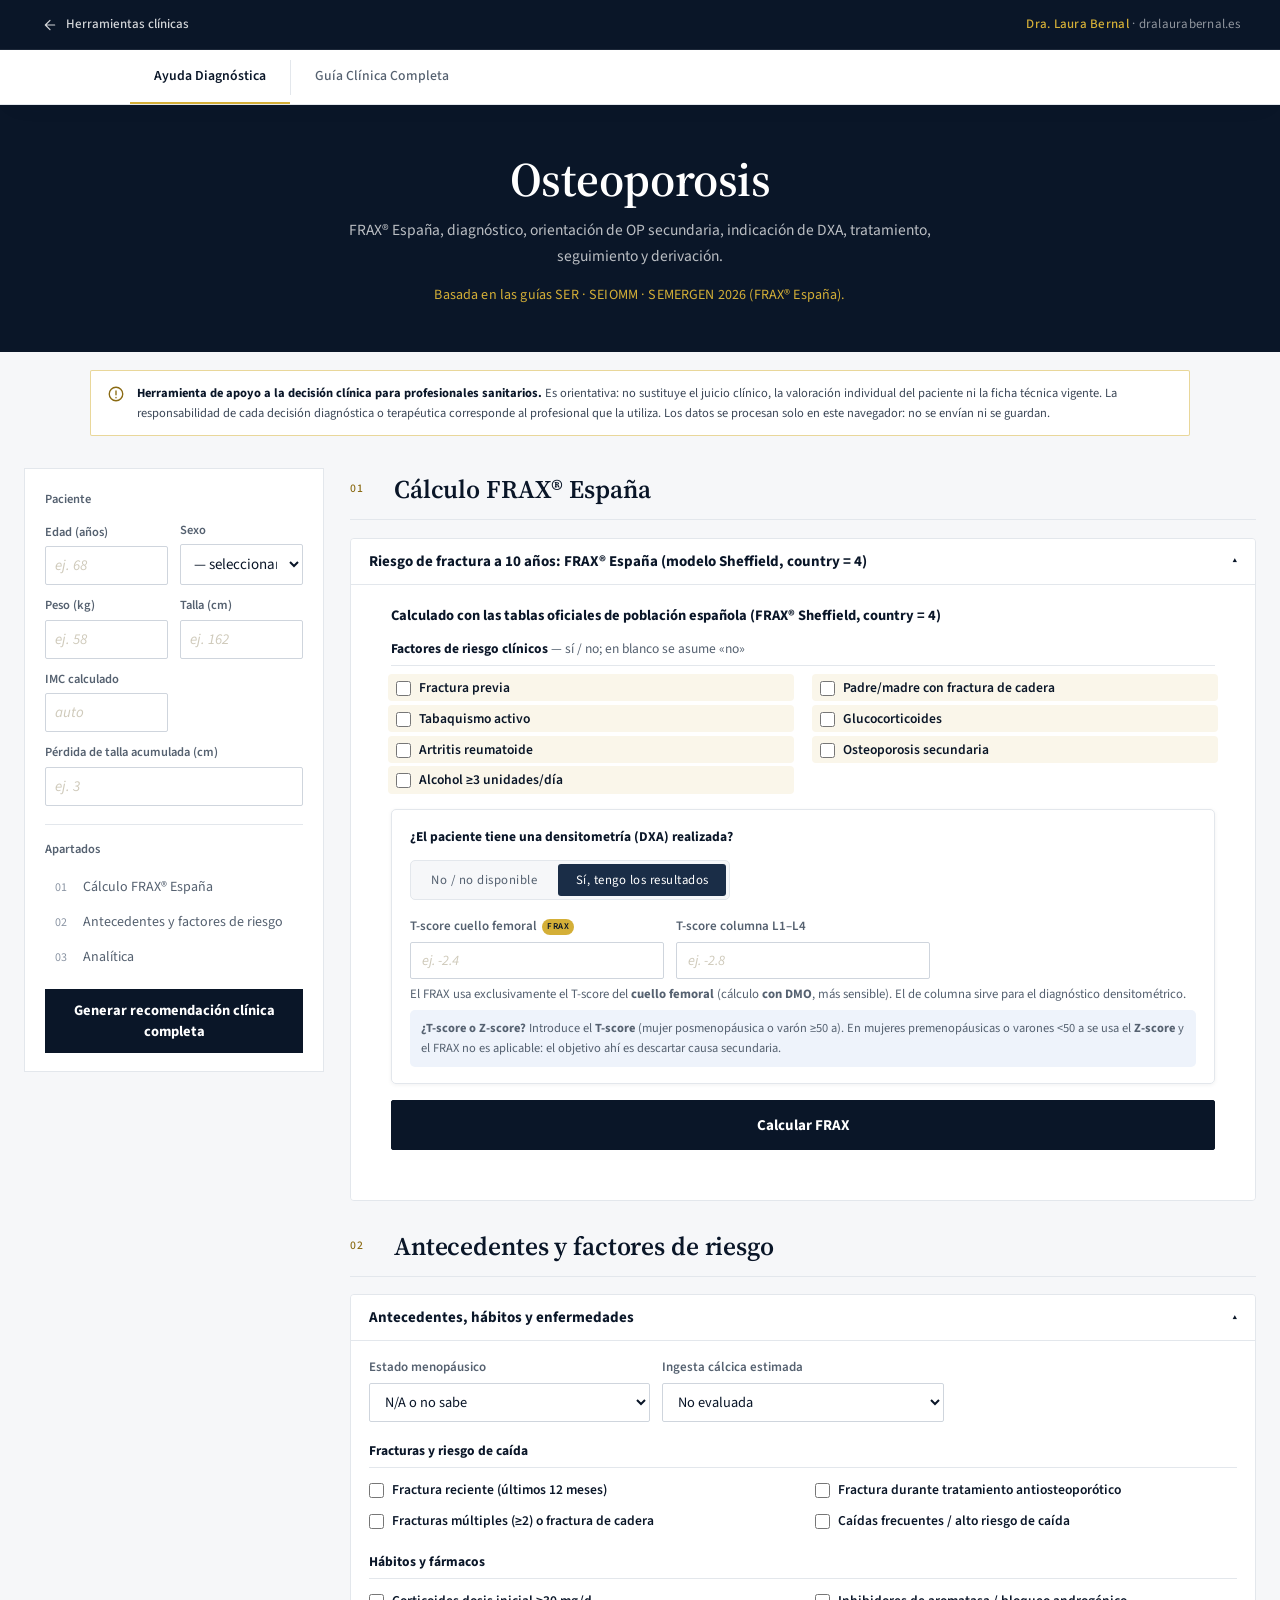
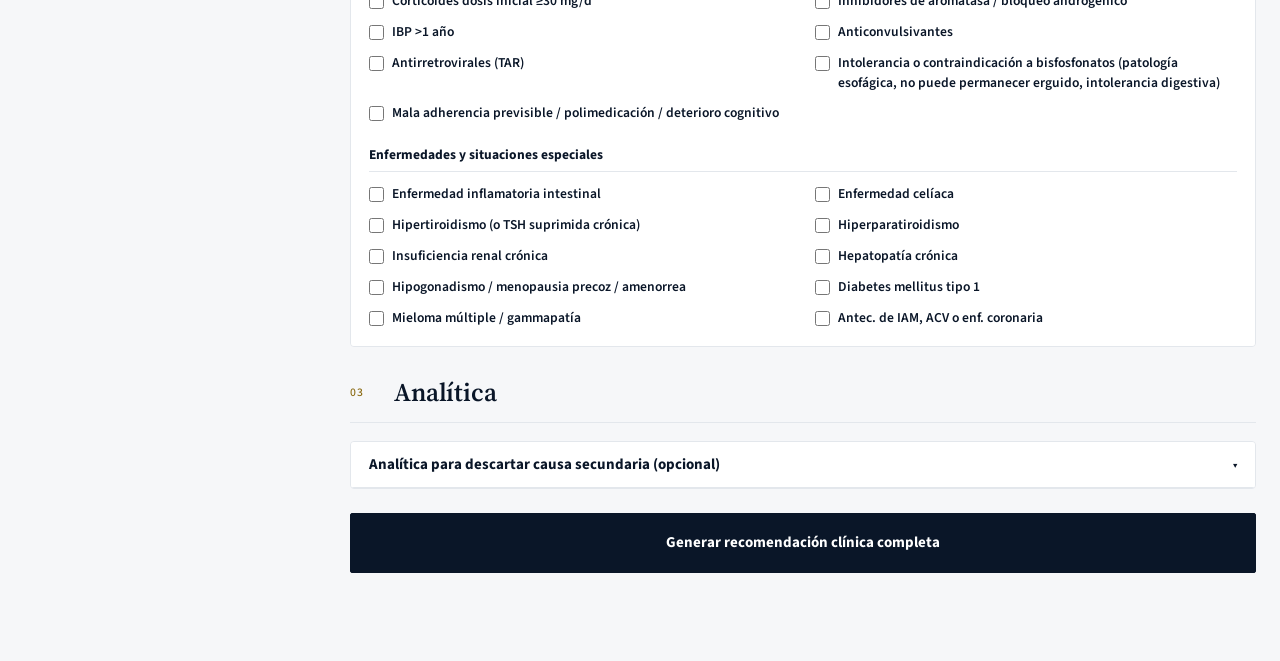
<file: tools/osteoporosis.html>
<!DOCTYPE html>
<html lang="es">
<head>
<meta charset="UTF-8">
<meta name="viewport" content="width=device-width, initial-scale=1.0">
<title>Osteoporosis en Atención Primaria — Guía Clínica 2026</title>
<link rel="preconnect" href="https://fonts.googleapis.com">
<link rel="preconnect" href="https://fonts.gstatic.com" crossorigin>
<link href="https://fonts.googleapis.com/css2?family=Source+Serif+4:ital,opsz,wght@0,8..60,400;0,8..60,500;0,8..60,600;0,8..60,700;1,8..60,400&family=Source+Sans+3:wght@400;500;600;700&display=swap" rel="stylesheet">
<style>

  :root {
    /* Paleta de marca */
    --navy:      #1A2E5C;   /* azul marino principal */
    --cobalt:    #0047AB;   /* azul cobalto */
    --gold:      #D4AF37;   /* dorado */
    --gold-lt:   #F5D97A;   /* dorado claro */
    --grayblue:  #C8CDD6;   /* gris azulado (bordes) */
    --alert:     #E24B4A;   /* rojo alerta */

    /* Mapeo a roles existentes (no romper reglas que usan estas vars) */
    --bone:      #f4f6f9;   /* fondo general (gris muy claro) */
    --bone-dark: #e4e8ef;   /* fondo hover/alt */
    --ink:       #16223f;   /* texto principal (navy muy oscuro) */
    --ink-mid:   #4a5673;   /* texto secundario */
    --rust:      #1A2E5C;   /* acento principal -> navy */
    --rust-lt:   #0047AB;   /* acento claro -> cobalto */
    --teal:      #0047AB;   /* acento secundario -> cobalto */
    --teal-lt:   #2a6fd0;
    --amber:     #D4AF37;   /* dorado */
    --amber-lt:  #F5D97A;   /* dorado claro */
    --slate:     #3a5068;
    --green:     #2e6b3e;   /* verde sutil (semáforo: bajo) */
    --red:       #E24B4A;   /* alerta */
    --border:    #C8CDD6;   /* bordes */
    --shadow:    rgba(26,46,92,0.10);
  }
  *, *::before, *::after { box-sizing: border-box; margin: 0; padding: 0; }

  body {
    font-family: 'Source Sans 3', sans-serif;
    background: var(--bone);
    color: var(--ink);
    font-size: 15px;
    line-height: 1.65;
  }

  /* HEADER */
  header {
    background: var(--ink);
    color: var(--bone);
    padding: 3rem 2rem 2.5rem;
    position: relative;
    overflow: hidden;
  }
  header::before {
    content: '';
    position: absolute;
    top: -60px; right: -60px;
    width: 320px; height: 320px;
    border-radius: 50%;
    background: radial-gradient(circle, rgba(0,71,171,0.30) 0%, transparent 70%);
    pointer-events: none;
  }
  header::after {
    content: '';
    position: absolute;
    bottom: -40px; left: 10%;
    width: 200px; height: 200px;
    border-radius: 50%;
    background: radial-gradient(circle, rgba(212,175,55,0.22) 0%, transparent 70%);
    pointer-events: none;
  }
  .header-inner {
    max-width: 960px;
    margin: 0 auto;
    position: relative;
    z-index: 1;
  }
  .header-badge {
    display: inline-block;
    font-family: 'Source Sans 3', sans-serif;
    font-size:.7rem;
    letter-spacing: 0.12em;
    text-transform: uppercase;
    background: var(--rust);
    color: #fff;
    padding: 0.25rem 0.75rem;
    border-radius: 2px;
    margin-bottom: 1rem;
  }
  header h1 {
    font-family: 'Source Serif 4', serif;
    font-size: clamp(1.8rem, 4vw, 2.8rem);
    font-weight: 700;
    line-height: 1.15;
    margin-bottom: 0.6rem;
    color: var(--bone);
  }
  header h1 span { color: var(--amber-lt); }
  .header-sub {
    font-size:.9rem;
    color: rgba(245,240,232,0.65);
    font-weight: 300;
    max-width: 560px;
  }
  .header-meta {
    margin-top: 1.5rem;
    display: flex;
    gap: 2rem;
    flex-wrap: wrap;
    font-size:.8rem;
    font-family: 'Source Sans 3', sans-serif;
    color: rgba(245,240,232,0.5);
    letter-spacing: 0.06em;
  }

  /* NAV */
  nav {
    background: var(--ink-mid);
    position: sticky;
    top: 0;
    z-index: 100;
    border-bottom: 2px solid var(--rust);
  }
  .nav-inner {
    max-width: 960px;
    margin: 0 auto;
    display: flex;
    gap: 0;
    overflow-x: auto;
    scrollbar-width: none;
  }
  nav a {
    display: inline-block;
    padding: 0.75rem 1.1rem;
    font-size:.8rem;
    font-weight: 500;
    letter-spacing: 0.05em;
    text-transform: uppercase;
    text-decoration: none;
    color: rgba(245,240,232,0.65);
    white-space: nowrap;
    transition: color 0.2s, background 0.2s;
    font-family: 'Source Sans 3', sans-serif;
  }
  nav a:hover { color: var(--bone); background: rgba(255,255,255,0.06); }

  /* MAIN */
  main {
    max-width: 960px;
    margin: 0 auto;
    padding: 2rem 1.5rem 4rem;
  }

  /* SECTIONS */
  section {
    margin-bottom: 3rem;
    scroll-margin-top: 4rem;
  }
  .section-header {
    display: flex;
    align-items: center;
    gap: 0.75rem;
    margin-bottom: 1.25rem;
    padding-bottom: 0.6rem;
    border-bottom: 1.5px solid var(--border);
  }
  .section-num {
    font-family: 'Source Sans 3', sans-serif;
    font-size:.73rem;
    font-weight: 500;
    color: var(--rust);
    letter-spacing: 0.08em;
    min-width: 2rem;
  }
  .section-title {
    font-family: 'Source Serif 4', serif;
    font-size: 1.35rem;
    font-weight: 600;
    color: var(--ink);
  }
  .section-icon {
    margin-left: auto;
    font-size: 1.3rem;
    opacity: 0.5;
  }

  /* CARDS */
  .card {
    background: #fff;
    border: 1px solid var(--border);
    border-radius: 4px;
    padding: 1.25rem 1.5rem;
    margin-bottom: 1rem;
    box-shadow: 0 1px 4px var(--shadow);
  }
  .card-title {
    font-family: 'Source Sans 3', sans-serif;
    font-size:.73rem;
    font-weight: 500;
    letter-spacing: 0.1em;
    text-transform: uppercase;
    margin-bottom: 0.6rem;
  }

  /* RISK GRID */
  .risk-grid {
    display: grid;
    grid-template-columns: repeat(auto-fit, minmax(240px, 1fr));
    gap: 1rem;
  }
  .risk-card {
    border-left: 4px solid;
    padding: 1rem 1.1rem;
    border-radius: 0 4px 4px 0;
    background: #fff;
    box-shadow: 0 1px 4px var(--shadow);
  }
  .risk-card.muy-alto { border-color: var(--red); }
  .risk-card.alto     { border-color: var(--rust); }
  .risk-card.moderado { border-color: var(--amber); }
  .risk-badge {
    font-family: 'Source Sans 3', sans-serif;
    font-size:.7rem;
    font-weight: 500;
    letter-spacing: 0.1em;
    text-transform: uppercase;
    padding: 0.2rem 0.55rem;
    border-radius: 2px;
    margin-bottom: 0.75rem;
    display: inline-block;
    color: #fff;
  }
  .risk-card.muy-alto .risk-badge { background: var(--red); }
  .risk-card.alto     .risk-badge { background: var(--rust); }
  .risk-card.moderado .risk-badge { background: var(--amber); color: var(--ink); }
  .risk-card ul { padding-left: 1.1rem; }
  .risk-card li { font-size:.85rem; line-height: 1.55; margin-bottom: 0.25rem; }

  /* T-SCORE TABLE */
  table {
    width: 100%;
    border-collapse: collapse;
    background: #fff;
    font-size:.85rem;
    box-shadow: 0 1px 4px var(--shadow);
    border-radius: 4px;
    overflow: hidden;
  }
  th {
    background: var(--ink);
    color: var(--bone);
    padding: 0.65rem 1rem;
    text-align: left;
    font-family: 'Source Sans 3', sans-serif;
    font-size:.73rem;
    letter-spacing: 0.08em;
    text-transform: uppercase;
    font-weight: 500;
  }
  td {
    padding: 0.65rem 1rem;
    border-bottom: 1px solid var(--bone-dark);
    vertical-align: middle;
  }
  tr:last-child td { border-bottom: none; }
  tr:hover td { background: var(--bone); }
  .tag {
    display: inline-block;
    font-family: 'Source Sans 3', sans-serif;
    font-size:.7rem;
    padding: 0.18rem 0.55rem;
    border-radius: 2px;
    font-weight: 500;
  }
  .tag-normal  { background: #d4edda; color: #155724; }
  .tag-osteo   { background: #fff3cd; color: #856404; }
  .tag-op      { background: #fde3d4; color: #721c24; }
  .tag-op-grav { background: var(--red); color: #fff; }

  /* FRAX BOX */
  .frax-box {
    background: linear-gradient(135deg, var(--teal) 0%, #134f4f 100%);
    color: #fff;
    border-radius: 4px;
    padding: 1.5rem;
    margin-bottom: 1rem;
  }
  .frax-box h3 {
    font-family: 'Source Serif 4', serif;
    font-size: 1.1rem;
    margin-bottom: 0.75rem;
    color: #fff;
  }
  .frax-metrics {
    display: flex;
    gap: 1rem;
    flex-wrap: wrap;
    margin-bottom: 1rem;
  }
  .frax-metric {
    background: rgba(255,255,255,0.12);
    border-radius: 4px;
    padding: 0.65rem 1rem;
    flex: 1;
    min-width: 160px;
  }
  .frax-metric .val {
    font-family: 'Source Sans 3', sans-serif;
    font-size: 1.4rem;
    font-weight: 500;
    color: var(--amber-lt);
    display: block;
  }
  .frax-metric .lbl { font-size:.8rem; opacity: 0.8; }
  .frax-link {
    font-family: 'Source Sans 3', sans-serif;
    font-size:.8rem;
    color: var(--amber-lt);
    text-decoration: none;
    border-bottom: 1px dotted var(--amber-lt);
  }

  /* DXA */
  .dxa-grid {
    display: grid;
    grid-template-columns: repeat(auto-fit, minmax(200px, 1fr));
    gap: 0.75rem;
  }
  .dxa-item {
    background: #fff;
    border: 1px solid var(--border);
    border-radius: 4px;
    padding: 0.9rem 1rem;
    font-size:.85rem;
    box-shadow: 0 1px 3px var(--shadow);
  }
  .dxa-item strong {
    display: block;
    font-size:.8rem;
    font-family: 'Source Sans 3', sans-serif;
    color: var(--teal);
    letter-spacing: 0.06em;
    text-transform: uppercase;
    margin-bottom: 0.3rem;
  }

  /* TREATMENT */
  .drug-group {
    margin-bottom: 1.25rem;
  }
  .drug-header {
    background: var(--ink-mid);
    color: var(--bone);
    padding: 0.55rem 1rem;
    font-family: 'Source Sans 3', sans-serif;
    font-size:.73rem;
    letter-spacing: 0.1em;
    text-transform: uppercase;
    border-radius: 4px 4px 0 0;
    display: flex;
    justify-content: space-between;
    align-items: center;
  }
  .drug-header .linea {
    font-size:.7rem;
    padding: 0.15rem 0.5rem;
    border-radius: 2px;
    background: var(--rust);
  }
  .drug-table {
    width: 100%;
    border-collapse: collapse;
    background: #fff;
    font-size:.85rem;
    border: 1px solid var(--border);
    border-top: none;
    border-radius: 0 0 4px 4px;
    overflow: hidden;
    box-shadow: 0 1px 4px var(--shadow);
  }
  .drug-table th {
    background: var(--bone-dark);
    color: var(--ink-mid);
    padding: 0.5rem 0.85rem;
    font-size:.7rem;
  }
  .drug-table td {
    padding: 0.55rem 0.85rem;
    border-bottom: 1px solid var(--bone);
    vertical-align: top;
    font-size:.8rem;
  }
  .drug-table tr:last-child td { border-bottom: none; }

  /* ALERT BOXES */
  .alert {
    border-left: 4px solid;
    padding: 0.9rem 1.1rem;
    border-radius: 0 4px 4px 0;
    margin-bottom: 1rem;
    background: #fff;
    font-size:.85rem;
  }
  .alert-warning { border-color: var(--amber); }
  .alert-danger  { border-color: var(--red); }
  .alert-info    { border-color: var(--teal); }
  .alert-success { border-color: var(--green); }
  .alert strong  { font-weight: 600; }
  .alert-label {
    font-family: 'Source Sans 3', sans-serif;
    font-size:.7rem;
    letter-spacing: 0.1em;
    text-transform: uppercase;
    font-weight: 500;
    display: block;
    margin-bottom: 0.35rem;
  }
  .alert-warning .alert-label { color: var(--amber); }
  .alert-danger  .alert-label { color: var(--red); }
  .alert-info    .alert-label { color: var(--teal); }
  .alert-success .alert-label { color: var(--green); }

  /* REFERRAL */
  .referral-grid {
    display: grid;
    grid-template-columns: repeat(auto-fit, minmax(270px, 1fr));
    gap: 1rem;
  }
  .referral-card {
    background: #fff;
    border: 1px solid var(--border);
    border-radius: 4px;
    padding: 1rem 1.1rem;
    box-shadow: 0 1px 4px var(--shadow);
  }
  .referral-card h4 {
    font-family: 'Source Sans 3', sans-serif;
    font-size:.73rem;
    letter-spacing: 0.08em;
    text-transform: uppercase;
    margin-bottom: 0.6rem;
    padding-bottom: 0.4rem;
    border-bottom: 1px solid var(--bone-dark);
  }
  .referral-card.urgent h4 { color: var(--red); }
  .referral-card.prefer h4 { color: var(--rust); }
  .referral-card.option h4 { color: var(--teal); }
  .referral-card ul { padding-left: 1.1rem; }
  .referral-card li { font-size:.85rem; margin-bottom: 0.3rem; line-height: 1.5; }

  /* ANALYTIC BOX */
  .analytic-chips {
    display: flex;
    flex-wrap: wrap;
    gap: 0.5rem;
    margin-top: 0.6rem;
  }
  .chip {
    font-family: 'Source Sans 3', sans-serif;
    font-size:.73rem;
    padding: 0.28rem 0.65rem;
    border-radius: 2px;
    background: var(--bone-dark);
    color: var(--ink-mid);
    border: 1px solid var(--border);
  }

  /* FOLLOWUP */
  .followup-timeline {
    display: flex;
    flex-direction: column;
    gap: 0;
    position: relative;
    padding-left: 2rem;
  }
  .followup-timeline::before {
    content: '';
    position: absolute;
    left: 0.55rem;
    top: 0.8rem;
    bottom: 0.8rem;
    width: 2px;
    background: var(--border);
  }
  .timeline-item {
    display: flex;
    gap: 1rem;
    align-items: flex-start;
    padding: 0.75rem 0;
    position: relative;
  }
  .timeline-dot {
    position: absolute;
    left: -1.65rem;
    top: 1.1rem;
    width: 10px;
    height: 10px;
    border-radius: 50%;
    background: var(--rust);
    border: 2px solid var(--bone);
    flex-shrink: 0;
  }
  .timeline-time {
    font-family: 'Source Sans 3', sans-serif;
    font-size:.73rem;
    color: var(--rust);
    min-width: 90px;
    padding-top: 0.15rem;
    font-weight: 500;
    letter-spacing: 0.04em;
  }
  .timeline-content {
    font-size:.85rem;
    line-height: 1.55;
    flex: 1;
  }
  .timeline-content strong { font-weight: 600; }

  /* SPECIAL SITUATIONS */
  .sp-grid {
    display: grid;
    grid-template-columns: repeat(auto-fit, minmax(250px, 1fr));
    gap: 1rem;
  }
  .sp-card {
    background: #fff;
    border: 1px solid var(--border);
    border-radius: 4px;
    overflow: hidden;
    box-shadow: 0 1px 4px var(--shadow);
  }
  .sp-card-head {
    padding: 0.65rem 1rem;
    font-family: 'Source Sans 3', sans-serif;
    font-size:.73rem;
    letter-spacing: 0.08em;
    text-transform: uppercase;
    font-weight: 500;
    color: #fff;
  }
  .sp-card-head.male   { background: var(--slate); }
  .sp-card-head.gc     { background: #5a3070; }
  .sp-card-head.renal  { background: var(--teal); }
  .sp-card-body {
    padding: 0.9rem 1rem;
    font-size:.8rem;
    line-height: 1.55;
  }
  .sp-card-body ul { padding-left: 1.1rem; }
  .sp-card-body li { margin-bottom: 0.3rem; }

  /* FOOTER */
  footer {
    background: var(--ink-mid);
    color: rgba(245,240,232,0.55);
    padding: 1.5rem 2rem;
    font-size:.8rem;
    font-family: 'Source Sans 3', sans-serif;
    letter-spacing: 0.04em;
    text-align: center;
  }
  footer a { color: var(--amber-lt); text-decoration: none; }

  /* UTILS */
  .two-col { display: grid; grid-template-columns: 1fr 1fr; gap: 1rem; }
  @media (max-width: 600px) { .two-col { grid-template-columns: 1fr; } }
  .mt-sm { margin-top: 0.5rem; }
  .mt-md { margin-top: 1rem; }
  ul.checklist { list-style: none; padding: 0; }
  ul.checklist li { padding-left: 1.4rem; position: relative; margin-bottom: 0.3rem; font-size:.85rem; }
  ul.checklist li::before { content: '✓'; position: absolute; left: 0; color: var(--green); font-weight: 700; font-size:.73rem; top: 0.1rem; }
  ul.dotlist { padding-left: 1.2rem; }
  ul.dotlist li { font-size:.85rem; margin-bottom: 0.25rem; line-height: 1.55; }
  .highlight-row td:first-child { font-weight: 600; }
  .mono { font-family: 'Source Sans 3', sans-serif; }

  /* ===== AYUDA DIAGNÓSTICA ===== */
  #ayuda {
    scroll-margin-top: 4rem;
  }
  .ayuda-wrap {
    background: var(--ink);
    border-radius: 6px;
    padding: 0;
    overflow: hidden;
    box-shadow: 0 4px 24px rgba(26,21,16,0.22);
  }
  .ayuda-header {
    background: linear-gradient(100deg, #16223f 60%, #1A2E5C 100%);
    padding: 1.5rem 2rem 1.2rem;
    border-bottom: 2px solid var(--rust);
    display: flex;
    align-items: center;
    justify-content: space-between;
    flex-wrap: wrap;
    gap: 0.5rem;
  }
  .ayuda-header h3 {
    font-family: 'Source Serif 4', serif;
    font-size: 1.25rem;
    color: var(--bone);
    font-weight: 600;
  }
  .ayuda-header p {
    font-size:.8rem;
    color: rgba(245,240,232,0.5);
    margin-top: 0.2rem;
  }
  .ayuda-badge {
    font-family: 'Source Sans 3', sans-serif;
    font-size:.7rem;
    letter-spacing: 0.1em;
    text-transform: uppercase;
    background: var(--amber);
    color: var(--ink);
    padding: 0.2rem 0.65rem;
    border-radius: 2px;
    font-weight: 600;
  }
  .ayuda-body {
    padding: 1.5rem 2rem;
    background: var(--bone);
  }
  .form-grid-3 {
    display: grid;
    grid-template-columns: repeat(3, 1fr);
    gap: 0.75rem;
  }
  .form-grid-2 {
    display: grid;
    grid-template-columns: 1fr 1fr;
    gap: 0.75rem;
  }
  @media (max-width: 640px) {
    .form-grid-3, .form-grid-2 { grid-template-columns: 1fr; }
  }
  .f-group {
    display: flex;
    flex-direction: column;
    gap: 4px;
  }
  .f-group label {
    font-family: 'Source Sans 3', sans-serif;
    font-size:.7rem;
    letter-spacing: 0.08em;
    text-transform: uppercase;
    color: var(--ink-mid);
    font-weight: 500;
  }
  .f-group input,
  .f-group select {
    font-family: 'Source Sans 3', sans-serif;
    font-size: 0.9rem;
    padding: 0.45rem 0.7rem;
    border: 1px solid var(--border);
    border-radius: 3px;
    background: #fff;
    color: var(--ink);
    width: 100%;
    transition: border-color 0.15s;
  }
  .f-group input:focus,
  .f-group select:focus {
    outline: none;
    border-color: var(--teal);
    box-shadow: 0 0 0 2px rgba(0,71,171,0.15);
  }
  .fr-subsection {
    font-family: 'Source Sans 3', sans-serif;
    font-size:.7rem;
    letter-spacing: 0.1em;
    text-transform: uppercase;
    color: var(--rust);
    font-weight: 500;
    margin: 1.1rem 0 0.6rem;
    padding-bottom: 0.3rem;
    border-bottom: 1px solid var(--border);
  }
  .fr-grid {
    display: grid;
    grid-template-columns: 1fr 1fr;
    gap: 0.35rem 1.5rem;
  }
  @media (max-width: 640px) { .fr-grid { grid-template-columns: 1fr; } }
  .fr-item {
    display: flex;
    align-items: flex-start;
    gap: 0.5rem;
    cursor: pointer;
    padding: 0.2rem 0;
  }
  .fr-item input[type="checkbox"] {
    width: 15px;
    height: 15px;
    margin-top: 3px;
    flex-shrink: 0;
    accent-color: var(--rust);
    cursor: pointer;
  }
  .fr-item span {
    font-size:.85rem;
    line-height: 1.45;
    color: var(--ink);
  }
  .btn-calcular {
    width: 100%;
    margin-top: 1.25rem;
    padding: 0.85rem 1rem;
    background: var(--ink);
    color: var(--amber-lt);
    font-family: 'Source Sans 3', sans-serif;
    font-size:.85rem;
    letter-spacing: 0.08em;
    font-weight: 500;
    border: 2px solid var(--amber);
    border-radius: 3px;
    cursor: pointer;
    text-transform: uppercase;
    transition: background 0.15s, color 0.15s;
  }
  .btn-calcular:hover {
    background: var(--rust);
    color: #fff;
    border-color: var(--rust);
  }
  .btn-calcular:active { transform: scale(0.99); }

  /* Resultado */
  #resultado-dx { display: none; }
  #resultado-dx.visible { display: block; }
  .res-metrics {
    display: grid;
    grid-template-columns: repeat(3, 1fr);
    gap: 0.75rem;
    margin-bottom: 1.25rem;
  }
  @media (max-width: 500px) { .res-metrics { grid-template-columns: 1fr 1fr; } }
  .res-metric {
    background: #fff;
    border: 1px solid var(--border);
    border-radius: 4px;
    padding: 0.85rem 1rem;
    text-align: center;
    box-shadow: 0 1px 4px var(--shadow);
  }
  .res-metric .mval {
    font-family: 'Source Sans 3', sans-serif;
    font-size: 1.5rem;
    font-weight: 700;
    display: block;
    line-height: 1.1;
  }
  .res-metric .mlbl {
    font-family: 'Source Sans 3', sans-serif;
    font-size:.7rem;
    color: var(--ink-mid);
    letter-spacing: 0.06em;
    text-transform: uppercase;
    margin-top: 0.25rem;
    display: block;
  }
  .mval.col-red    { color: var(--red); }
  .mval.col-amber  { color: var(--amber); }
  .mval.col-teal   { color: var(--teal); }
  .mval.col-green  { color: var(--green); }
  .mval.col-ink    { color: var(--ink-mid); }

  .res-block {
    border-radius: 4px;
    margin-bottom: 1rem;
    overflow: hidden;
    box-shadow: 0 1px 4px var(--shadow);
  }
  .res-block-head {
    padding: 0.6rem 1rem;
    font-family: 'Source Sans 3', sans-serif;
    font-size:.73rem;
    letter-spacing: 0.1em;
    text-transform: uppercase;
    font-weight: 500;
    display: flex;
    align-items: center;
    gap: 0.5rem;
    color: #fff;
  }
  .res-block-head.blue   { background: #185FA5; }
  .res-block-head.teal   { background: var(--teal); }
  .res-block-head.green  { background: var(--green); }
  .res-block-head.amber  { background: #7a5506; }
  .res-block-head.red    { background: var(--red); }
  .res-block-body {
    background: #fff;
    padding: 1rem 1.1rem;
    font-size:.85rem;
    line-height: 1.6;
  }
  .res-row {
    display: flex;
    align-items: flex-start;
    gap: 0.6rem;
    margin-bottom: 0.5rem;
  }
  .res-icon { font-size: 1rem; flex-shrink: 0; margin-top: 0.15rem; }
  .res-row:last-child { margin-bottom: 0; }
  .rdivider { height: 1px; background: var(--bone-dark); margin: 0.6rem 0; }

  .tag-res {
    display: inline-block;
    font-family: 'Source Sans 3', sans-serif;
    font-size:.7rem;
    padding: 0.15rem 0.5rem;
    border-radius: 2px;
    font-weight: 500;
    margin-left: 0.3rem;
  }
  .tag-res.red    { background: #fde3d4; color: var(--red); }
  .tag-res.amber  { background: #fdf2d8; color: #7a5506; }
  .tag-res.teal   { background: #d4f0ec; color: var(--teal); }
  .tag-res.blue   { background: #d8eaf8; color: #185FA5; }
  .tag-res.gray   { background: var(--bone-dark); color: var(--ink-mid); }
  .tag-res.green  { background: #d6edda; color: var(--green); }

  .mini-alert {
    border-left: 3px solid;
    padding: 0.5rem 0.75rem;
    border-radius: 0 3px 3px 0;
    font-size:.8rem;
    margin: 0.5rem 0;
    line-height: 1.5;
  }
  .mini-alert.danger { border-color: var(--red);   background: #fde8e8; color: #5c1010; }
  .mini-alert.warn   { border-color: var(--amber);  background: #fdf4dc; color: #6a4200; }
  .mini-alert.info   { border-color: var(--teal);   background: #dff0ed; color: #0a4040; }
  .mini-alert.success{ border-color: var(--green);  background: #dff0e2; color: #1a4425; }

  .drug-line {
    display: flex;
    justify-content: space-between;
    align-items: center;
    padding: 0.45rem 0;
    border-bottom: 1px solid var(--bone-dark);
    gap: 0.5rem;
  }
  .drug-line:last-child { border-bottom: none; }
  .drug-line .dn { font-size:.85rem; font-weight: 600; }
  .drug-line .dd { font-size:.8rem; color: var(--ink-mid); }
  .tl-item {
    display: flex;
    gap: 0.75rem;
    margin-bottom: 0.5rem;
    align-items: flex-start;
  }
  .tl-time {
    font-family: 'Source Sans 3', sans-serif;
    font-size:.73rem;
    color: var(--rust);
    min-width: 90px;
    font-weight: 500;
    padding-top: 0.05rem;
    flex-shrink: 0;
  }
  .tl-desc { font-size:.85rem; line-height: 1.5; }
  .res-footer {
    margin-top: 0.75rem;
    padding: 0.75rem 1rem;
    background: var(--bone-dark);
    border-radius: 3px;
    font-size:.73rem;
    color: var(--ink-mid);
    font-family: 'Source Sans 3', sans-serif;
    line-height: 1.55;
  }
  .btn-reset {
    background: transparent;
    border: 1px solid var(--border);
    color: var(--ink-mid);
    font-family: 'Source Sans 3', sans-serif;
    font-size:.73rem;
    letter-spacing: 0.06em;
    text-transform: uppercase;
    padding: 0.35rem 0.85rem;
    border-radius: 2px;
    cursor: pointer;
    margin-top: 0.75rem;
    transition: background 0.15s;
  }
  .btn-reset:hover { background: var(--bone-dark); }


/* ===== ESTILOS AYUDA (complementarios) ===== */

:root{
  --navy:#1A2E5C;--cobalt:#0047AB;--gold:#D4AF37;--gold-lt:#F5D97A;
  --grayblue:#C8CDD6;--alert:#E24B4A;
  --bone:#f4f6f9;--bone-dark:#e4e8ef;--ink:#16223f;--ink-mid:#4a5673;
  --rust:#1A2E5C;--rust-lt:#0047AB;--teal:#0047AB;--teal-lt:#2a6fd0;
  --amber:#D4AF37;--amber-lt:#F5D97A;--green:#2e6b3e;--red:#E24B4A;
  --border:#C8CDD6;--shadow:rgba(26,46,92,0.10);
}
*,*::before,*::after{box-sizing:border-box;margin:0;padding:0}
body{font-family:'Source Sans 3', sans-serif;background:var(--bone);color:var(--ink);font-size:15px;line-height:1.65}

/* NAV */
nav{background:var(--ink);border-bottom:2px solid var(--rust);position:sticky;top:0;z-index:100}
.nav-inner{max-width:1020px;margin:0 auto;display:flex;align-items:center;gap:0;overflow-x:auto;scrollbar-width:none}
nav a{display:inline-block;padding:.7rem 1rem;font-size:.8rem;font-weight:500;letter-spacing:.05em;text-transform:uppercase;text-decoration:none;color:rgba(245,240,232,.65);white-space:nowrap;transition:color .2s,background .2s;font-family:'Source Sans 3', sans-serif}
nav a:hover,nav a.active{color:var(--bone);background:rgba(255,255,255,.07)}
nav a.active{border-bottom:2px solid var(--amber-lt);color:var(--amber-lt)}
.nav-sep{width:1px;height:20px;background:rgba(245,240,232,.15);margin:.6rem .3rem}
nav .nav-go{color:var(--amber-lt);font-weight:600}
nav .nav-go:hover{background:rgba(212,147,10,.15)}

/* HEADER */
header{background:var(--ink);padding:2.5rem 2rem 2rem;position:relative;overflow:hidden}
header::before{content:'';position:absolute;top:-80px;right:-80px;width:360px;height:360px;border-radius:50%;background:radial-gradient(circle,rgba(0,71,171,0.30) 0%,transparent 70%);pointer-events:none}
header::after{content:'';position:absolute;bottom:-50px;left:5%;width:220px;height:220px;border-radius:50%;background:radial-gradient(circle,rgba(212,175,55,.22) 0%,transparent 70%);pointer-events:none}
.hdr{max-width:1020px;margin:0 auto;position:relative;z-index:1}
.hdr-badge{display:inline-block;font-family:'Source Sans 3', sans-serif;font-size:.7rem;letter-spacing:.12em;text-transform:uppercase;background:var(--rust);color:#fff;padding:.25rem .75rem;border-radius:2px;margin-bottom:.75rem}
header h1{font-family:'Source Serif 4', serif;font-size:clamp(2rem,4vw,2.9rem);font-weight:600;color:var(--bone);line-height:1.1;margin-bottom:.4rem;letter-spacing:-0.01em}
header h1 span{color:var(--amber-lt)}
header p{font-size:.85rem;color:rgba(245,240,232,.55);max-width:560px}

/* MAIN */
main{max-width:1020px;margin:0 auto;padding:2rem 1.5rem 4rem}

/* LAYOUT */
.two-col{display:grid;grid-template-columns:1fr 1fr;gap:.75rem}
.three-col{display:grid;grid-template-columns:1fr 1fr 1fr;gap:.75rem}
@media(max-width:640px){.two-col,.three-col{grid-template-columns:1fr}}

/* FORM ELEMENTS */
.f-group{display:flex;flex-direction:column;gap:4px}
.f-label{font-family:'Source Sans 3', sans-serif;font-size:.7rem;letter-spacing:.09em;text-transform:uppercase;color:var(--ink-mid);font-weight:500}
.f-group input,.f-group select{font-family:'Source Sans 3', sans-serif;font-size:.9rem;padding:.45rem .7rem;border:1px solid var(--border);border-radius:3px;background:#fff;color:var(--ink);width:100%;transition:border-color .15s,background .15s}
.f-group input:focus,.f-group select:focus{outline:none;border-color:var(--teal);box-shadow:0 0 0 2px rgba(212,175,55,.22)}
.f-group input::placeholder{color:#cfcabb;font-style:italic}
.f-group input.filled,.f-group select.filled{background:#fcf3d8;border-color:var(--gold)}
.f-group select option:first-child{color:#ccc}
.subsect{font-family:'Source Sans 3', sans-serif;font-size:.7rem;letter-spacing:.1em;text-transform:uppercase;color:var(--rust);font-weight:500;margin:1.1rem 0 .55rem;padding-bottom:.3rem;border-bottom:1px solid var(--border)}
.chk-grid{display:grid;grid-template-columns:1fr 1fr;gap:.3rem 1.5rem}
@media(max-width:640px){.chk-grid{grid-template-columns:1fr}}
.chk-item{display:flex;align-items:flex-start;gap:.5rem;cursor:pointer;padding:.2rem 0}
.chk-item input[type=checkbox]{width:15px;height:15px;margin-top:3px;flex-shrink:0;accent-color:var(--rust);cursor:pointer}
.chk-item span{font-size:.85rem;line-height:1.45;color:var(--ink)}

/* BLOCKS */
.block{background:#fff;border:1px solid var(--border);border-radius:5px;margin-bottom:1rem;overflow:hidden;box-shadow:0 1px 4px var(--shadow)}
.res-section{margin:1.6rem 0 1rem}
.res-section{margin:1.8rem 0 1rem}
.res-section-head{display:flex;align-items:center;gap:.75rem;margin-bottom:1rem;padding-bottom:.55rem;border-bottom:1.5px solid var(--border)}
.res-section-head .rs-num{font-family:'Source Sans 3',sans-serif;font-size:.73rem;font-weight:500;color:var(--rust);letter-spacing:.08em;min-width:1.5rem}
.res-section-head .rs-title{font-family:'Source Serif 4',serif;font-size:1.25rem;font-weight:600;color:var(--ink)}
.res-section-head .rs-sub{font-size:.73rem;color:var(--ink-mid);margin-left:auto;font-weight:400}
.block-head{padding:.55rem 1rem;font-family:'Source Sans 3', sans-serif;font-size:.7rem;letter-spacing:.09em;text-transform:uppercase;font-weight:500;color:#fff;display:flex;align-items:center;gap:.5rem}
.bh-blue{background:#185FA5}.bh-teal{background:var(--teal)}.bh-green{background:var(--green)}.bh-amber{background:#7a5506}.bh-red{background:var(--red)}.bh-purple{background:#533ab5}.bh-slate{background:#3a5068}
.block-body{padding:.9rem 1.1rem;font-size:.85rem;line-height:1.6}

/* CARD */
.card{background:#fff;border:1px solid var(--border);border-radius:5px;padding:1.1rem 1.4rem;margin-bottom:1rem;box-shadow:0 1px 4px var(--shadow)}
.card-title{font-family:'Source Sans 3', sans-serif;font-size:.7rem;letter-spacing:.1em;text-transform:uppercase;font-weight:500;margin-bottom:.7rem}

/* ALERTS */
.al{border-left:3px solid;padding:.55rem .85rem;border-radius:0 3px 3px 0;font-size:.85rem;margin:.5rem 0;line-height:1.5}
.al-danger{border-color:var(--alert);background:#fdeaea;color:#8a1f1e}
.al-warn{border-color:var(--gold);background:#fcf3d8;color:#6a5208}
.al-info{border-color:var(--cobalt);background:#e4ecf8;color:#13315f}
.al-success{border-color:var(--green);background:#e3f0e6;color:#1a4425}

/* TAGS */
.tg{display:inline-block;font-family:'Source Sans 3', sans-serif;font-size:.7rem;padding:.15rem .5rem;border-radius:2px;font-weight:500;vertical-align:middle}
.tg-r{background:#fde3d4;color:var(--red)}.tg-a{background:#fdf2d8;color:#7a5506}.tg-t{background:#d4f0ec;color:var(--teal)}.tg-b{background:#d8eaf8;color:#185FA5}.tg-g{background:var(--bone-dark);color:var(--ink-mid)}.tg-gr{background:#d6edda;color:var(--green)}.tg-p{background:#ece6fa;color:#533ab5}

/* ROW */
.rrow{display:flex;align-items:flex-start;gap:.6rem;margin-bottom:.45rem}
.rrow:last-child{margin-bottom:0}
.rico{flex-shrink:0;margin-top:.1rem;font-size:.95rem}
.rdiv{height:1px;background:var(--bone-dark);margin:.6rem 0}

/* DRUG ROW */
.drow{display:flex;justify-content:space-between;align-items:flex-start;padding:.45rem 0;border-bottom:1px solid var(--bone-dark);gap:.5rem}
.drow:last-child{border-bottom:none}
.drow .dn{font-size:.85rem;font-weight:600}
.drow .dd{font-size:.8rem;color:var(--ink-mid);margin-top:2px}
/* tarjetas de fármaco puntuadas y seleccionables */
.fdrug{display:flex;align-items:flex-start;gap:.7rem;padding:.65rem .8rem;border:1px solid var(--border);border-radius:6px;background:#fff;cursor:pointer;margin-bottom:.45rem;transition:border-color .15s,box-shadow .15s,background .15s}
.fdrug:hover{border-color:var(--cobalt)}
.fdrug.sel{border-color:var(--cobalt);background:#eef3fb;box-shadow:0 0 0 1.5px var(--cobalt)}
.fdrug-score{flex-shrink:0;min-width:34px;height:34px;border-radius:8px;display:flex;align-items:center;justify-content:center;font-weight:700;font-size:.85rem;font-variant-numeric:tabular-nums}
.fscore-best{background:#e3f0e6;color:#1a6b34}
.fscore-good{background:#eef3fb;color:#0047AB}
.fscore-mid{background:#f4f6f9;color:#4a5673}
.fscore-low{background:#fdeaea;color:#b0322f}
.fdrug-body{flex:1;min-width:0}
.fdrug-name{font-size:.9rem;font-weight:600;display:flex;align-items:center;gap:.4rem;flex-wrap:wrap}
.fdrug-dose{font-size:.8rem;color:var(--ink-mid);margin-top:1px}
.fdrug-why{font-size:.78rem;color:var(--ink-mid);margin-top:.35rem;line-height:1.45}
.fdrug-why .plus{color:#1a6b34;font-weight:600}
.fdrug-why .minus{color:#b0322f;font-weight:600}
.fdrug-pick{flex-shrink:0;width:18px;height:18px;border:2px solid var(--border);border-radius:50%;margin-top:2px;transition:border-color .15s}
.fdrug.sel .fdrug-pick{border-color:var(--cobalt);background:var(--cobalt);box-shadow:inset 0 0 0 3px #fff}
.fdrug-badge{font-size:.6rem;font-weight:700;letter-spacing:.04em;text-transform:uppercase;padding:1px 7px;border-radius:9px;background:var(--gold);color:var(--navy)}

/* METRICS */
.metrics{display:grid;grid-template-columns:repeat(auto-fit,minmax(130px,1fr));gap:.65rem;margin-bottom:1.25rem}
.met{background:#fff;border:1px solid var(--border);border-radius:4px;padding:.8rem .9rem;text-align:center;box-shadow:0 1px 4px var(--shadow)}
.mv{font-family:'Source Sans 3', sans-serif;font-size:1.45rem;font-weight:700;display:block;line-height:1.1}
.ml{font-family:'Source Sans 3', sans-serif;font-size:.7rem;color:var(--ink-mid);letter-spacing:.06em;text-transform:uppercase;margin-top:.2rem;display:block}
.mv.cr{color:var(--red)}.mv.ca{color:var(--amber)}.mv.ct{color:var(--teal)}.mv.cg{color:var(--green)}.mv.ck{color:var(--ink-mid)}

/* TIMELINE */
.tl{display:flex;gap:.75rem;margin-bottom:.5rem;align-items:flex-start}
.tlt{font-family:'Source Sans 3', sans-serif;font-size:.7rem;color:var(--rust);min-width:88px;font-weight:500;padding-top:.05rem;flex-shrink:0}
.tld{font-size:.85rem;line-height:1.5}

/* BUTTONS */
.btn-main{width:100%;margin-top:1.25rem;padding:.85rem 1rem;background:var(--ink);color:var(--amber-lt);font-family:'Source Sans 3', sans-serif;font-size:.85rem;letter-spacing:.08em;font-weight:500;border:2px solid var(--amber);border-radius:3px;cursor:pointer;text-transform:uppercase;transition:background .15s,color .15s}
.btn-generar{width:100%;margin:.5rem 0 1.5rem;padding:1.15rem 1rem;background:linear-gradient(135deg,#fbf0c4 0%,#f5e3a3 100%);color:var(--navy);font-family:'Source Sans 3',sans-serif;font-size:1rem;letter-spacing:.03em;font-weight:700;border:1px solid #e9d488;border-radius:12px;cursor:pointer;box-shadow:0 4px 18px rgba(212,175,55,.28),inset 0 1px 0 rgba(255,255,255,.6);transition:transform .12s,box-shadow .15s,background .15s;display:flex;align-items:center;justify-content:center;gap:.6rem}
.btn-generar:hover{transform:translateY(-2px);box-shadow:0 7px 24px rgba(212,175,55,.42),inset 0 1px 0 rgba(255,255,255,.6);background:linear-gradient(135deg,#fcf3d2 0%,#f3dd92 100%)}
.btn-generar:active{transform:translateY(0)}
.btn-generar .bg-ico{font-size:1.15rem;color:#c79a1f}
.btn-main:hover{background:var(--rust);color:#fff;border-color:var(--rust)}
.btn-main:active{transform:scale(.99)}
.btn-sec{background:transparent;border:1px solid var(--border);color:var(--ink-mid);font-family:'Source Sans 3', sans-serif;font-size:.73rem;letter-spacing:.06em;text-transform:uppercase;padding:.35rem .85rem;border-radius:2px;cursor:pointer;margin-top:.75rem;transition:background .15s}
.btn-sec:hover{background:var(--bone-dark)}

/* ACCORDION */
.accordion{border:1px solid var(--border);border-radius:5px;overflow:hidden;margin-bottom:1rem;box-shadow:0 1px 4px var(--shadow)}
.acc-head{width:100%;background:var(--ink-mid);color:var(--bone);border:none;padding:.75rem 1.1rem;display:flex;justify-content:space-between;align-items:center;cursor:pointer;font-family:'Source Sans 3', sans-serif;font-size:.73rem;letter-spacing:.08em;text-transform:uppercase;font-weight:500;transition:background .15s}
.acc-head:hover{background:var(--ink)}
.acc-head .arrow{transition:transform .2s;font-size:.8rem}
.acc-head.open .arrow{transform:rotate(180deg)}
.acc-body{background:#fff;padding:0;max-height:0;overflow:hidden;transition:max-height .3s ease,padding .3s}
.acc-body.open{padding:1rem 1.1rem;max-height:2000px}

/* SECONDARY SECTION */
.sec-header{display:flex;align-items:center;gap:.75rem;margin-bottom:1.1rem;padding-bottom:.55rem;border-bottom:1.5px solid var(--border)}
.sec-num{font-family:'Source Sans 3', sans-serif;font-size:.73rem;font-weight:500;color:var(--rust);letter-spacing:.08em;min-width:2rem}
.sec-title{font-family:'Source Serif 4', serif;font-size:1.25rem;font-weight:600}
.sec-icon{margin-left:auto;font-size:1.2rem;opacity:.5}

/* ===== CAMPOS USADOS PARA EL FRAX ===== */
.frax-in{position:relative}
.frax-in .f-label{color:var(--navy)}
.frax-in input,.frax-in select{background:#fff;border-color:var(--border)}
.frax-in input:focus,.frax-in select:focus{border-color:var(--amber);box-shadow:0 0 0 2px rgba(212,147,10,.22)}
.frax-in input.filled,.frax-in select.filled{background:#fcf3d8;border-color:var(--gold)}
/* chk usados en frax */
.chk-item.frax-chk{background:#fcf3d8;border-radius:4px;padding:.25rem .5rem;margin:-.05rem -.2rem}
.chk-item.frax-chk span{color:var(--navy)}
/* badge FRAX en etiquetas */
.frax-tag{display:inline-block;font-family:'Source Sans 3', sans-serif;font-size:.56rem;font-weight:600;letter-spacing:.05em;background:var(--amber);color:var(--navy);padding:1px 5px;border-radius:9px;vertical-align:middle;margin-left:.35rem;cursor:help;text-transform:uppercase}
/* tooltip simple */
[data-tip]{position:relative}
[data-tip]:hover::after{content:attr(data-tip);position:absolute;left:50%;bottom:calc(100% + 6px);transform:translateX(-50%);background:var(--ink);color:var(--bone);font-family:'Source Sans 3', sans-serif;font-size:.73rem;font-weight:400;letter-spacing:0;text-transform:none;line-height:1.4;padding:.4rem .6rem;border-radius:4px;white-space:nowrap;z-index:50;box-shadow:0 4px 14px rgba(0,0,0,.25);pointer-events:none}
[data-tip]:hover::before{content:'';position:absolute;left:50%;bottom:calc(100% + 1px);transform:translateX(-50%);border:5px solid transparent;border-top-color:var(--ink);z-index:50;pointer-events:none}

/* ===== TOGGLE DXA (sí / no) ===== */
.dxa-ask{background:#fff;border:1px solid var(--border);border-radius:5px;padding:1rem 1.1rem;box-shadow:0 1px 4px var(--shadow);margin-bottom:1rem}
.dxa-ask-q{font-family:'Source Sans 3', sans-serif;font-size:.73rem;letter-spacing:.07em;text-transform:uppercase;color:var(--teal);font-weight:500;margin-bottom:.7rem}
.seg{display:inline-flex;background:var(--bone);border:1px solid var(--border);border-radius:5px;padding:3px;gap:3px}
.seg button{font-family:'Source Sans 3', sans-serif;font-size:.8rem;letter-spacing:.04em;padding:.45rem 1.1rem;border:none;background:transparent;color:var(--ink-mid);border-radius:3px;cursor:pointer;transition:background .15s,color .15s}
.seg button.on{background:var(--teal);color:#fff}
.dxa-fields{margin-top:1rem;display:none}
.dxa-fields.show{display:block}
.dxa-noresult{margin-top:1rem;display:none}
.dxa-noresult.show{display:block}

/* RESULT HIDDEN */
#resultado{display:none}
#resultado.show{display:block}
/* métrica FRAX destacada */
.met.met-frax{background:#fcf3d8;border:1px solid var(--gold)}

/* ANALYTIC TABLE */
.atab{width:100%;border-collapse:collapse;font-size:.85rem}
.atab th{background:var(--ink-mid);color:var(--bone);padding:.45rem .8rem;text-align:left;font-family:'Source Sans 3', sans-serif;font-size:.7rem;letter-spacing:.07em;text-transform:uppercase}
.atab td{padding:.45rem .8rem;border-bottom:1px solid var(--bone-dark);vertical-align:top}
.atab tr:last-child td{border-bottom:none}
.atab tr:hover td{background:var(--bone)}
.atab .anormal{color:var(--red);font-weight:600}
.atab .awarning{color:var(--amber);font-weight:600}

/* SECONDARY OP CARDS */
.sec-op-grid{display:grid;grid-template-columns:repeat(auto-fit,minmax(240px,1fr));gap:.85rem;margin-top:.5rem}
.sec-op-card{border-radius:4px;overflow:hidden;box-shadow:0 1px 4px var(--shadow)}
.sec-op-head{padding:.55rem .9rem;font-family:'Source Sans 3', sans-serif;font-size:.7rem;letter-spacing:.09em;text-transform:uppercase;font-weight:500;color:#fff}
.sec-op-body{background:#fff;padding:.8rem .9rem;font-size:.8rem;line-height:1.55}
.sec-op-body ul{padding-left:1.1rem}
.sec-op-body li{margin-bottom:.25rem}

/* FOOTER */
footer{background:var(--ink-mid);color:rgba(245,240,232,.5);padding:1.2rem 2rem;font-size:.73rem;font-family:'Source Sans 3', sans-serif;letter-spacing:.04em;text-align:center}
footer a{color:var(--amber-lt);text-decoration:none}


/* ===== SELECTOR TRATAMIENTO ===== */
.tto-selector{margin:1rem 0 .5rem}
.tto-selector-title{font-family:'Source Sans 3', sans-serif;font-size:.73rem;letter-spacing:.09em;text-transform:uppercase;color:var(--green);font-weight:500;margin-bottom:.6rem}
.tto-radio-group{display:flex;flex-direction:column;gap:.35rem}
.tto-radio{display:flex;align-items:center;gap:.65rem;padding:.45rem .75rem;border:1px solid var(--border);border-radius:4px;cursor:pointer;background:#fff;transition:background .15s,border-color .15s}
.tto-radio:hover{background:#f5faf5;border-color:#aaccaa}
.tto-radio.selected{background:#eaf4ea;border-color:var(--green);box-shadow:0 0 0 1px var(--green)}
.tto-radio input[type=radio]{accent-color:var(--green);width:16px;height:16px;flex-shrink:0;cursor:pointer}
.tto-radio .rn{font-size:.85rem;font-weight:600;flex:1}
.tto-radio .rd{font-size:.8rem;color:var(--ink-mid);margin-top:1px}
.tto-radio-none{background:var(--bone-dark)}

/* ===== RESUMEN HISTORIA CLÍNICA ===== */
#blk-resumen{display:none;margin-top:1rem}
#blk-resumen.show{display:block}
.resumen-box{background:#fff;border:1.5px solid var(--ink-mid);border-radius:5px;overflow:hidden;box-shadow:0 2px 8px var(--shadow)}
.resumen-head{background:var(--ink);color:var(--bone);padding:.65rem 1.1rem;display:flex;justify-content:space-between;align-items:center;gap:.5rem;flex-wrap:wrap}
.resumen-head span{font-family:'Source Sans 3', sans-serif;font-size:.73rem;letter-spacing:.09em;text-transform:uppercase;font-weight:500}
.resumen-body{padding:1.1rem 1.4rem;font-size:.85rem;line-height:1.7;white-space:pre-wrap;font-family:'Source Sans 3', sans-serif}
.btn-copy{font-family:'Source Sans 3', sans-serif;font-size:.7rem;letter-spacing:.07em;text-transform:uppercase;padding:.3rem .85rem;border-radius:2px;border:1px solid rgba(245,240,232,.4);background:transparent;color:rgba(245,240,232,.8);cursor:pointer;transition:background .15s}
.btn-copy:hover{background:rgba(245,240,232,.12)}
.btn-print-hc{font-family:'Source Sans 3', sans-serif;font-size:.7rem;letter-spacing:.07em;text-transform:uppercase;padding:.3rem .85rem;border-radius:2px;border:1px solid rgba(212,147,10,.6);background:transparent;color:var(--amber-lt);cursor:pointer;transition:background .15s;margin-left:.4rem}
.btn-print-hc:hover{background:rgba(212,147,10,.1)}

/* ===== HOJA PACIENTE ===== */
@media print{
  body>*{display:none!important}
  #hoja-paciente{display:block!important;position:static;width:100%;background:#fff;padding:2cm 2.2cm;font-family:'Source Sans 3', sans-serif;font-size:11pt;line-height:1.65;color:#1a1a1a}
  #hoja-paciente h1{font-size:19pt;font-family:'Source Serif 4',serif;color:#1A2E5C;margin-bottom:2pt;font-weight:600}
  #hoja-paciente h1+p{color:#666;font-size:9.5pt;margin-bottom:14pt;border-bottom:2.5pt solid #D4AF37;padding-bottom:10pt}
  #hoja-paciente h2{font-size:11.5pt;margin:14pt 0 5pt;color:#0047AB;font-weight:700;border-left:3pt solid #D4AF37;padding-left:8pt}
  #hoja-paciente p,#hoja-paciente li{font-size:10.5pt;margin-bottom:4pt}
  #hoja-paciente ul{padding-left:1.3em;margin-bottom:4pt}
  #hoja-paciente li{margin-bottom:5pt}
  .no-print{display:none!important}
}
#hoja-paciente{display:none}
#hoja-preview-body h1{font-size:1.3rem;font-family:'Source Serif 4',serif;color:var(--navy);margin-bottom:.4rem;border-bottom:2px solid var(--gold);padding-bottom:.35rem}
#hoja-preview-body h2{font-size:.9rem;text-transform:uppercase;letter-spacing:.05em;color:var(--cobalt);margin:1rem 0 .35rem;font-weight:600}
#hoja-preview-body p,#hoja-preview-body li{font-size:.9rem;margin-bottom:.3rem}
#hoja-preview-body ul{padding-left:1.3em;margin-bottom:.3rem}
/* ===== TABS ===== */
.tab-bar {
  background: var(--ink);
  border-bottom: 2px solid var(--rust);
  position: sticky;
  top: 0;
  z-index: 200;
}
.tab-bar-inner {
  max-width: 1020px;
  margin: 0 auto;
  display: flex;
  align-items: stretch;
  overflow-x: auto;
  scrollbar-width: none;
}
.tab-btn {
  padding: .8rem 1.5rem;
  font-family: 'Source Sans 3', sans-serif;
  font-size:.8rem;
  font-weight: 500;
  letter-spacing: .06em;
  text-transform: uppercase;
  border: none;
  background: transparent;
  color: rgba(245,240,232,.6);
  cursor: pointer;
  white-space: nowrap;
  transition: color .2s, background .2s, border-bottom .2s;
  border-bottom: 3px solid transparent;
}
.tab-btn:hover { color: var(--bone); background: rgba(255,255,255,.05); }
.tab-btn.active { color: var(--amber-lt); border-bottom-color: var(--amber-lt); }
.tab-sep { width: 1px; background: rgba(245,240,232,.15); margin: .6rem 0; flex-shrink: 0; }

/* ===== SUB-NAV (dentro de guía) ===== */
.sub-nav {
  background: var(--ink-mid);
  border-bottom: 1px solid rgba(245,240,232,.1);
  position: sticky;
  top: 49px;
  z-index: 100;
  display: none;
}
.sub-nav.visible { display: block; }
.sub-nav-inner {
  max-width: 1020px;
  margin: 0 auto;
  display: flex;
  overflow-x: auto;
  scrollbar-width: none;
}
.sub-nav a {
  display: inline-block;
  padding: .55rem .9rem;
  font-size:.73rem;
  font-weight: 500;
  letter-spacing: .05em;
  text-transform: uppercase;
  text-decoration: none;
  color: rgba(245,240,232,.55);
  white-space: nowrap;
  font-family: 'Source Sans 3', sans-serif;
  transition: color .15s;
}
.sub-nav a:hover { color: var(--bone); }

/* ===== PÁGINAS ===== */
.page { display: none; }
.page.active { display: block; }
#page-guia main { max-width: 960px; margin: 0 auto; padding: 2rem 1.5rem 4rem; }
</style>
<link rel="stylesheet" href="herramientas.css">
</head>
<body>
<nav class="hc-topbar no-print" aria-label="Volver a la web">
  <a href="index.html"><svg aria-hidden="true" width="16" height="16" viewBox="0 0 24 24" fill="none" stroke="currentColor" stroke-width="1.8" stroke-linecap="round" stroke-linejoin="round"><path d="M19 12H5M12 19l-7-7 7-7"/></svg>Herramientas clínicas</a>
  <span class="hc-topbar-firma"><strong>Dra. Laura Bernal</strong> · dralaurabernal.es</span>
</nav>

<!-- BARRA DE TABS -->
<div class="tab-bar">
  <div class="tab-bar-inner">
    <button class="tab-btn active" onclick="showTab('ayuda')" id="tab-ayuda">Ayuda Diagnóstica</button>
    <div class="tab-sep"></div>
    <button class="tab-btn" onclick="showTab('guia')" id="tab-guia">Guía Clínica Completa</button>
  </div>
</div>

<!-- SUB-NAV (guía) -->
<nav class="sub-nav" id="sub-nav">
  <div class="sub-nav-inner">
    <a href="#definicion" onclick="anchorClick(event,this)">Definición</a>
    <a href="#diagnostico" onclick="anchorClick(event,this)">Diagnóstico</a>
    <a href="#tscore" onclick="anchorClick(event,this)">T-score</a>
    <a href="#frax" onclick="anchorClick(event,this)">FRAX</a>
    <a href="#densitometria" onclick="anchorClick(event,this)">Densitometría</a>
    <a href="#tratamiento" onclick="anchorClick(event,this)">Tratamiento</a>
    <a href="#seguimiento" onclick="anchorClick(event,this)">Seguimiento</a>
    <a href="#derivacion" onclick="anchorClick(event,this)">Derivación</a>
    <a href="#especiales" onclick="anchorClick(event,this)">Especiales</a>
  </div>
</nav>

<!-- PÁGINA: AYUDA DIAGNÓSTICA -->
<div class="page active" id="page-ayuda">

<header>
  <div class="hdr">
    <span class="hdr-badge">Herramienta Clínica · AP 2026</span>
    <h1>Osteoporosis</h1>
    <p class="hc-sub">FRAX® España, diagnóstico, orientación de OP secundaria, indicación de DXA, tratamiento, seguimiento y derivación.</p>
    <p class="hc-base">Basada en las guías SER · SEIOMM · SEMERGEN 2026 (FRAX® España).</p>
  </div>
</header>
<div class="hc-aviso-wrap no-print"><div class="hc-aviso" role="note">
  <svg aria-hidden="true" width="18" height="18" viewBox="0 0 24 24" fill="none" stroke="currentColor" stroke-width="1.8" stroke-linecap="round" stroke-linejoin="round"><circle cx="12" cy="12" r="9"/><path d="M12 8v5M12 16.5v.5"/></svg>
  <p><strong>Herramienta de apoyo a la decisión clínica para profesionales sanitarios.</strong> Es orientativa: no sustituye el juicio clínico, la valoración individual del paciente ni la ficha técnica vigente. La responsabilidad de cada decisión diagnóstica o terapéutica corresponde al profesional que la utiliza. Los datos se procesan solo en este navegador: no se envían ni se guardan.</p>
</div></div>

<main class="hc-layout">
<aside class="hc-ficha" data-auto aria-label="Datos del paciente">
  <p class="fi-h">Paciente</p>
  <div class="fi-grid">
    <div class="f-group"><label class="f-label">Edad (años)</label><input type="number" id="edad" min="18" max="105" placeholder="ej. 68"></div>
    <div class="f-group"><label class="f-label">Sexo</label>
        <select id="sexo"><option value="">— seleccionar —</option><option value="mujer">Mujer</option><option value="varon">Varón</option></select>
      </div>
    <div class="f-group"><label class="f-label">Peso (kg)</label><input type="number" id="peso" min="30" max="200" placeholder="ej. 58"></div>
    <div class="f-group"><label class="f-label">Talla (cm)</label><input type="number" id="talla" min="100" max="220" placeholder="ej. 162"></div>
    <div class="f-group"><label class="f-label">IMC calculado</label><input type="text" id="imc_disp" placeholder="auto" readonly style="background:var(--bone);font-family:'Source Sans 3', sans-serif"></div>
    <div class="f-group fi-wide"><label class="f-label">Pérdida de talla acumulada (cm)</label><input type="number" id="perdida_talla" min="0" max="20" step="0.5" placeholder="ej. 3"></div>
  </div>
  <p class="fi-h fi-h2">Apartados</p>
  <div class="fi-nav" role="navigation" aria-label="Apartados de la herramienta"></div>
  <button type="button" class="fi-generar" hidden></button>
  <button type="button" class="fi-ver" hidden>Ver el resultado</button>
</aside>
<div class="hc-main">



<!-- ============ SECCIÓN 02 · CÁLCULO FRAX ============ -->
<section style="margin-bottom:1.5rem">
  <div class="sec-header">
    <span class="sec-num">01</span>
    <h2 class="sec-title">Cálculo FRAX® España</h2>
    </div>

  <div class="accordion">
    <button class="acc-head open" onclick="toggleAcc(this)"><span>Riesgo de fractura a 10 años: FRAX® España (modelo Sheffield, country = 4)</span><span class="arrow">▾</span></button>
    <div class="acc-body open">
    <div class="card" style="border:none;box-shadow:none;padding-top:.2rem">
      <div class="card-title" style="color:var(--navy)">Calculado con las tablas oficiales de población <strong>española</strong> (FRAX® Sheffield, country = 4)</div>

    <!-- Factores de riesgo clínicos del FRAX (los 7 oficiales) -->
    <div class="subsect" style="margin-top:.2rem">Factores de riesgo clínicos <span style="font-weight:400;color:var(--ink-mid);text-transform:none;letter-spacing:0">— sí / no; en blanco se asume «no»</span></div>
    <div class="chk-grid">
      <label class="chk-item frax-chk" data-tip="Fractura por fragilidad en la edad adulta"><input type="checkbox" id="f_fractura"><span>Fractura previa</span></label>
      <label class="chk-item frax-chk" data-tip="Fractura de cadera en el padre o la madre"><input type="checkbox" id="f_cadmat"><span>Padre/madre con fractura de cadera</span></label>
      <label class="chk-item frax-chk" data-tip="Fuma tabaco actualmente"><input type="checkbox" id="f_tabaco"><span>Tabaquismo activo</span></label>
      <label class="chk-item frax-chk" data-tip="Prednisolona ≥5 mg/d &gt;3 meses (actual o pasado)"><input type="checkbox" id="f_gc"><span>Glucocorticoides</span></label>
      <label class="chk-item frax-chk" data-tip="Diagnóstico confirmado de artritis reumatoide"><input type="checkbox" id="f_ar"><span>Artritis reumatoide</span></label>
      <label class="chk-item frax-chk" data-tip="DM1, hipertiroidismo no tratado, hipogonadismo o menopausia precoz (<45 a), malabsorción crónica, IRC, hepatopatía crónica, osteogénesis imperfecta"><input type="checkbox" id="f_secundaria"><span>Osteoporosis secundaria</span></label>
      <label class="chk-item frax-chk" data-tip="3 o más unidades de alcohol al día"><input type="checkbox" id="f_alcohol"><span>Alcohol ≥3 unidades/día</span></label>
    </div>

    <!-- Pregunta densitometría -->
    <div class="dxa-ask" style="margin-bottom:1rem;margin-top:1rem">
      <div class="dxa-ask-q">¿El paciente tiene una densitometría (DXA) realizada?</div>
      <div class="seg" id="dxa-seg">
        <button type="button" id="dxa-no" onclick="setDxa(false)">No / no disponible</button>
        <button type="button" id="dxa-si" class="on" onclick="setDxa(true)">Sí, tengo los resultados</button>
      </div>

      <!-- Si SÍ: introducir T-scores -->
      <div class="dxa-fields show" id="dxa-fields">
        <div class="three-col" style="margin-top:.4rem">
          <div class="f-group frax-in"><label class="f-label">T-score cuello femoral<span class="frax-tag" data-tip="Usado para el FRAX (la DXA hace el cálculo más sensible)">FRAX</span></label><input type="number" id="tscore_fem" step="0.1" min="-6" max="3" placeholder="ej. -2.4"></div>
          <div class="f-group"><label class="f-label">T-score columna L1–L4</label><input type="number" id="tscore_col" step="0.1" min="-6" max="3" placeholder="ej. -2.8"></div>
          <div class="f-group"></div>
        </div>
        <p style="font-size:.8rem;color:var(--ink-mid);margin-top:.3rem">El FRAX usa exclusivamente el T-score del <strong>cuello femoral</strong> (cálculo <strong>con DMO</strong>, más sensible). El de columna sirve para el diagnóstico densitométrico.</p>
        <p style="font-size:.78rem;color:var(--ink-mid);margin-top:.3rem;padding:.5rem .7rem;background:#eef3fb;border-radius:5px"><strong>¿T-score o Z-score?</strong> Introduce el <strong>T-score</strong> (mujer posmenopáusica o varón ≥50 a). En mujeres premenopáusicas o varones &lt;50 a se usa el <strong>Z-score</strong> y el FRAX no es aplicable: el objetivo ahí es descartar causa secundaria.</p>

        <!-- Apartado Z-score (se abre solo si el perfil lo requiere) -->
        <div id="zscore-box" style="display:none;margin-top:.7rem;border:1px solid var(--gold);border-radius:6px;overflow:hidden">
          <div style="background:#fcf3d8;padding:.6rem .85rem;font-weight:600;font-size:.85rem;color:var(--navy)">Este caso se valora con Z-score, no con T-score</div>
          <div style="padding:.75rem .85rem">
            <p style="font-size:.82rem;color:var(--ink-mid);line-height:1.55;margin-bottom:.6rem"><strong>Por qué:</strong> en <span id="zscore-perfil">mujeres premenopáusicas o varones menores de 50 años</span> no se aplican los criterios T de la OMS (que comparan con población joven sana). Se usa el <strong>Z-score</strong>, que compara con población de la <strong>misma edad y sexo</strong>.</p>
            <p style="font-size:.82rem;color:var(--ink-mid);line-height:1.55;margin-bottom:.6rem"><strong>Interpretación:</strong> Z-score <strong>≤ −2,0</strong> = «DMO baja para la edad cronológica». No se etiqueta osteoporosis por la DXA: el hallazgo obliga a <strong>buscar una causa secundaria</strong> (endocrina, digestiva, fármacos, etc.) y habitualmente a <strong>derivar para estudio</strong>.</p>
            <div class="f-group" style="max-width:260px"><label class="f-label">Z-score más bajo (opcional)</label><input type="number" id="zscore_val" step="0.1" min="-6" max="3" placeholder="ej. -2.3"></div>
            <div id="zscore-interp" style="font-size:.82rem;margin-top:.5rem"></div>
          </div>
        </div>
      </div>

      <!-- Si NO -->
      <div class="dxa-noresult" id="dxa-noresult">
        <div class="al al-info" style="margin-top:.9rem">Sin DXA, el FRAX se calcula <strong>a partir del IMC</strong> (sin DMO). Más abajo se indicará <strong>si la densitometría está recomendada</strong>. El cálculo con DMO sería más sensible.</div>
      </div>
    </div>

    <button type="button" class="btn-main" style="margin-top:0" onclick="calcularFrax()">Calcular FRAX</button>

    <!-- Panel de resultado FRAX en vivo -->
    <div id="frax-panel" style="display:none;margin-top:1.1rem"></div>
  </div>
    </div>
  </div>
</section>

<!-- ============ SECCIÓN 03 · ANTECEDENTES (colapsable) ============ -->
<section style="margin-bottom:1.5rem">
  <div class="sec-header">
    <span class="sec-num">02</span>
    <h2 class="sec-title">Antecedentes y factores de riesgo</h2>
    </div>

  <div class="accordion">
    <button class="acc-head open" onclick="toggleAcc(this)"><span>Antecedentes, hábitos y enfermedades</span><span class="arrow">▾</span></button>
    <div class="acc-body open">

      <div class="three-col" style="margin-bottom:.4rem">
        <div class="f-group" id="meno-group"><label class="f-label">Estado menopáusico</label>
          <select id="meno"><option value="">N/A o no sabe</option><option value="post">Posmenopáusica</option><option value="precoz">Menopausia precoz (&lt;45 a)</option><option value="pre">Premenopáusica</option></select>
        </div>
        <div class="f-group"><label class="f-label">Ingesta cálcica estimada</label>
          <select id="ingesta_ca"><option value="">No evaluada</option><option value="suficiente">Suficiente (&gt;1000 mg/día)</option><option value="insuficiente">Insuficiente (&lt;700 mg/día)</option></select>
        </div>
        <div class="f-group"></div>
      </div>

      <div class="subsect">Fracturas y riesgo de caída</div>
      <div class="chk-grid">
        <label class="chk-item"><input type="checkbox" id="f_reciente"><span>Fractura reciente (últimos 12 meses)</span></label>
        <label class="chk-item"><input type="checkbox" id="f_tto"><span>Fractura durante tratamiento antiosteoporótico</span></label>
        <label class="chk-item"><input type="checkbox" id="f_mult"><span>Fracturas múltiples (≥2) o fractura de cadera</span></label>
        <label class="chk-item"><input type="checkbox" id="f_caidas"><span>Caídas frecuentes / alto riesgo de caída</span></label>
      </div>

      <div class="subsect">Hábitos y fármacos</div>
      <div class="chk-grid">
        <label class="chk-item"><input type="checkbox" id="f_gc_alta"><span>Corticoides dosis inicial ≥30 mg/d</span></label>
        <label class="chk-item"><input type="checkbox" id="f_arom"><span>Inhibidores de aromatasa / bloqueo androgénico</span></label>
        <label class="chk-item"><input type="checkbox" id="f_ibp"><span>IBP &gt;1 año</span></label>
        <label class="chk-item"><input type="checkbox" id="f_anticonv"><span>Anticonvulsivantes</span></label>
        <label class="chk-item"><input type="checkbox" id="f_antirret"><span>Antirretrovirales (TAR)</span></label>
        <label class="chk-item"><input type="checkbox" id="f_intol_bp"><span>Intolerancia o contraindicación a bisfosfonatos (patología esofágica, no puede permanecer erguido, intolerancia digestiva)</span></label>
        <label class="chk-item"><input type="checkbox" id="f_adher"><span>Mala adherencia previsible / polimedicación / deterioro cognitivo</span></label>
      </div>

      <div class="subsect">Enfermedades y situaciones especiales</div>
      <div class="chk-grid">
        <label class="chk-item"><input type="checkbox" id="f_eii"><span>Enfermedad inflamatoria intestinal</span></label>
        <label class="chk-item"><input type="checkbox" id="f_celiaca"><span>Enfermedad celíaca</span></label>
        <label class="chk-item"><input type="checkbox" id="f_hiper_t"><span>Hipertiroidismo (o TSH suprimida crónica)</span></label>
        <label class="chk-item"><input type="checkbox" id="f_hiper_pt"><span>Hiperparatiroidismo</span></label>
        <label class="chk-item"><input type="checkbox" id="f_irc"><span>Insuficiencia renal crónica</span></label>
        <label class="chk-item"><input type="checkbox" id="f_hepatop"><span>Hepatopatía crónica</span></label>
        <label class="chk-item"><input type="checkbox" id="f_hipog"><span>Hipogonadismo / menopausia precoz / amenorrea</span></label>
        <label class="chk-item"><input type="checkbox" id="f_dm"><span>Diabetes mellitus tipo 1</span></label>
        <label class="chk-item"><input type="checkbox" id="f_mm"><span>Mieloma múltiple / gammapatía</span></label>
        <label class="chk-item"><input type="checkbox" id="f_cv"><span>Antec. de IAM, ACV o enf. coronaria</span></label>
      </div>

    </div>
  </div>
</section>

<!-- ============ SECCIÓN 04 · ANALÍTICA (colapsable) ============ -->
<section style="margin-bottom:1.5rem">
  <div class="sec-header">
    <span class="sec-num">03</span>
    <h2 class="sec-title">Analítica</h2>
    </div>

  <div class="accordion">
    <button class="acc-head" onclick="toggleAcc(this)"><span>Analítica para descartar causa secundaria (opcional)</span><span class="arrow">▾</span></button>
    <div class="acc-body">

      <div class="card-title" style="color:var(--teal)">Básica <span style="font-weight:400;color:var(--ink-mid)">(introduce los resultados disponibles)</span></div>
      <div class="three-col" style="margin-bottom:.75rem">
        <div class="f-group"><label class="f-label">Función renal · FG (mL/min)</label><input type="number" id="fg" min="1" max="130" placeholder="ej. 65"></div>
        <div class="f-group"><label class="f-label">25-OH Vitamina D (ng/mL)</label><input type="number" id="vitd" min="0" max="150" placeholder="ej. 18"></div>
        <div class="f-group"><label class="f-label">Calcio sérico (mg/dL) <span style="color:var(--ink-mid);font-style:italic">[N: 8.6–10.2]</span></label><input type="number" id="calcio" step="0.1" min="5" max="16" placeholder="ej. 9.2"></div>
      </div>
      <div class="three-col" style="margin-bottom:.75rem">
        <div class="f-group"><label class="f-label">Fósforo (mg/dL) <span style="color:var(--ink-mid);font-style:italic">[N: 3.0–4.5]</span></label><input type="number" id="fosforo" step="0.1" min="0" max="12" placeholder="ej. 3.5"></div>
        <div class="f-group"><label class="f-label">Fosfatasa alcalina (U/L) <span style="color:var(--ink-mid);font-style:italic">[N: 30–120]</span></label><input type="number" id="fa" min="0" max="2000" placeholder="ej. 85"></div>
        <div class="f-group"><label class="f-label">TSH (µU/mL) <span style="color:var(--ink-mid);font-style:italic">[N: 0.5–4.0]</span></label><input type="number" id="tsh" step="0.01" min="0" max="50" placeholder="ej. 2.1"></div>
      </div>
      <div class="three-col" style="margin-bottom:.75rem">
        <div class="f-group"><label class="f-label">PTH (pg/mL) <span style="color:var(--ink-mid);font-style:italic">[N: 10–65]</span></label><input type="number" id="pth" min="0" max="2000" placeholder="ej. 45"></div>
        <div class="f-group"><label class="f-label">Calciuria 24h (mg/24h) <span style="color:var(--ink-mid);font-style:italic">[N: &lt;250♀/&lt;300♂]</span></label><input type="number" id="calciuria" min="0" max="2000" placeholder="ej. 180"></div>
        <div class="f-group"><label class="f-label">Testosterona total (ng/dL) <span style="color:var(--ink-mid);font-style:italic">[N ♂: 300–900]</span></label><input type="number" id="testosterona" min="0" max="2000" placeholder="solo en varón"></div>
      </div>
      <div class="two-col">
        <div class="f-group"><label class="f-label">Proteína Bence-Jones / proteinograma</label>
          <select id="proteinograma"><option value="">No realizado / normal</option><option value="alterado">Alterado / pico monoclonal</option></select>
        </div>
        <div class="f-group"><label class="f-label">Anti-transglutaminasa IgA</label>
          <select id="ttg"><option value="">No realizado / negativo</option><option value="positivo">Positivo</option></select>
        </div>
      </div>

      <div class="subsect">Ampliada — según sospecha clínica</div>
      <div class="three-col" style="margin-bottom:.75rem">
        <div class="f-group"><label class="f-label">Cortisol libre urinario (µg/24h) <span style="color:var(--ink-mid);font-style:italic">[N: &lt;100]</span></label><input type="number" id="cortisol" min="0" max="5000" placeholder="sospecha Cushing"></div>
        <div class="f-group"><label class="f-label">IGF-1 (ng/mL) <span style="color:var(--ink-mid);font-style:italic">[ver rango edad]</span></label><input type="number" id="igf1" min="0" max="2000" placeholder="deficiencia GH"></div>
        <div class="f-group"><label class="f-label">Prolactina (ng/mL) <span style="color:var(--ink-mid);font-style:italic">[N: &lt;25♀/&lt;17♂]</span></label><input type="number" id="prolactina" step="0.1" min="0" max="10000" placeholder="ej. 12"></div>
      </div>
      <div class="three-col">
        <div class="f-group"><label class="f-label">LH/FSH (mUI/mL)</label>
          <select id="lhfsh"><option value="">No realizado / normal</option><option value="elevado">Elevado (hipergonadotropo)</option><option value="bajo">Bajo/normal (hipogonadotropo)</option></select>
        </div>
        <div class="f-group"><label class="f-label">Marcadores resorción (CTX, NTX)</label>
          <select id="marcadores"><option value="">No realizado</option><option value="alto">Elevados</option><option value="normal">Normales</option></select>
        </div>
        <div class="f-group"><label class="f-label">Osteocalcina / P1NP</label>
          <select id="formacion"><option value="">No realizado</option><option value="alto">Elevados</option><option value="bajo">Bajos</option><option value="normal">Normales</option></select>
        </div>
      </div>

    </div>
  </div>
</section>

<button class="btn-generar" onclick="calcular()"><span class="bg-ico">▶</span> Generar recomendación clínica completa</button>


<!-- RESULTADO -->
<div id="resultado">

  <div class="metrics" id="r-metrics"></div>

  <!-- ========= SECCIÓN A · DIAGNÓSTICO ========= -->
  <div class="res-section">
    <div class="res-section-head"><span class="rs-num">A</span><span class="rs-title">Diagnóstico</span><span class="rs-sub">Riesgo · densitometría · analítica</span></div>

    <div class="block">
      <div class="block-head bh-slate">Diagnóstico, estratificación del riesgo y densitometría</div>
      <div class="block-body" id="r-dx"></div>
      <div class="block-body" id="r-dxa" style="border-top:1px solid var(--border)"></div>
    </div>
    <div class="block" id="blk-analitica" style="display:none">
      <div class="block-head bh-slate">Interpretación analítica y orientación etiológica</div>
      <div class="block-body" id="r-analitica"></div>
    </div>
  </div>

  <!-- ========= SECCIÓN B · TRATAMIENTO ========= -->
  <div class="res-section">
    <div class="res-section-head"><span class="rs-num">B</span><span class="rs-title">Tratamiento</span><span class="rs-sub">Medidas generales · fármacos</span></div>

    <div class="block">
      <div class="block-head bh-slate">Medidas generales (no farmacológicas)</div>
      <div class="block-body" id="r-tto-medidas"></div>
    </div>
    <div class="block">
      <div class="block-head bh-slate">Tratamiento farmacológico</div>
      <div class="block-body" id="r-tto"></div>
    </div>
  </div>

  <!-- ========= SECCIÓN C · PLAN DE SEGUIMIENTO ========= -->
  <div class="res-section">
    <div class="res-section-head"><span class="rs-num">C</span><span class="rs-title">Plan de seguimiento</span><span class="rs-sub">Controles · DXA · derivación</span></div>

    <div class="block">
      <div class="block-head bh-slate">Seguimiento y DXA de control</div>
      <div class="block-body" id="r-seg"></div>
    </div>
    <div class="block">
      <div class="block-head bh-slate">Criterios de derivación</div>
      <div class="block-body" id="r-der"></div>
    </div>
  </div>

  <!-- ========= SECCIÓN D · DOCUMENTACIÓN ========= -->
  <div class="res-section">
    <div class="res-section-head"><span class="rs-num">D</span><span class="rs-title">Documentación</span><span class="rs-sub">Historia clínica · paciente</span></div>

    <!-- TEXTO PARA HISTORIA CLÍNICA -->
    <div class="block">
      <div class="block-head bh-slate">Texto para historia clínica</div>
      <div class="block-body">
        <div style="font-size:.8rem;color:var(--ink-mid);margin-bottom:.6rem">Se genera automáticamente con los hallazgos, el FRAX, el riesgo y el tratamiento seleccionado. Editable antes de copiar.</div>
        <textarea id="hc-text" style="width:100%;min-height:230px;font-family:'Source Sans 3',sans-serif;font-size:.86rem;line-height:1.6;padding:.85rem 1rem;border:1px solid var(--border);border-radius:6px;background:#fff;color:var(--ink);resize:vertical"></textarea>
        <div style="margin-top:.7rem">
          <button id="hc-copy" class="btn-main" style="margin-top:0;width:auto;padding:.6rem 1.3rem" onclick="copiarHC()">Copiar texto</button>
        </div>
      </div>
    </div>

    <!-- RECOMENDACIONES PARA EL PACIENTE -->
    <div class="block">
      <div class="block-head bh-slate">Recomendaciones para el paciente</div>
      <div class="block-body">
        <div style="font-size:.8rem;color:var(--ink-mid);margin-bottom:.7rem">Hoja en lenguaje sencillo para entregar al paciente. Puedes editarla y, cuando te guste, imprimirla maquetada.</div>
        <div id="hoja-preview-empty" style="text-align:center;padding:.5rem 0">
          <button class="btn-generar" style="margin:0;width:auto;padding:.85rem 1.6rem;font-size:.92rem" onclick="previsualizarHojaPaciente()">Generar recomendaciones para el paciente</button>
        </div>
        <div id="hoja-preview-wrap" style="display:none">
          <textarea id="hoja-pac-text" style="width:100%;min-height:340px;font-family:'Source Sans 3',sans-serif;font-size:.88rem;line-height:1.6;padding:1rem 1.2rem;border:1px solid var(--border);border-radius:8px;background:#fff;color:var(--ink);resize:vertical"></textarea>
          <div style="display:flex;gap:.5rem;margin-top:.7rem;flex-wrap:wrap">
            <button class="btn-main" style="margin-top:0;width:auto;padding:.6rem 1.3rem" onclick="imprimirHoja()">Imprimir hoja</button>
            <button class="btn-main" style="margin-top:0;width:auto;padding:.6rem 1.3rem;background:#fff;color:var(--cobalt);border-color:var(--cobalt)" onclick="previsualizarHojaPaciente()">↻ Regenerar</button>
          </div>
        </div>
      </div>
    </div>
  </div>

  <div style="background:var(--bone-dark);border-radius:3px;padding:.7rem 1rem;font-size:.73rem;color:var(--ink-mid);font-family:'Source Sans 3', sans-serif;line-height:1.55;margin-top:1rem">
    Algoritmo terapéutico basado en: <strong>Guías SEIOMM 2022</strong> (Riancho et al., Rev Osteoporos Metab Miner 2022) y <strong>actualización SEIOMM 2025</strong> · <strong>Recomendaciones SER 2019</strong> (Naranjo et al., Reumatol Clin 2019;15:188–210) · <strong>SEMERGEN 2025</strong>. Fármacos seleccionados priorizando los manejables en Atención Primaria. Herramienta de apoyo a la decisión clínica; no reemplaza el juicio médico.
  </div>
  <button class="btn-sec" onclick="resetForm()">↺ Nueva consulta</button>

<!-- HOJA PACIENTE (solo visible al imprimir) -->
<div id="hoja-paciente"></div>
</div>

</div><!-- /hc-main -->
</main>

</div><!-- /page-ayuda -->

<!-- PÁGINA: GUÍA CLÍNICA -->
<div class="page" id="page-guia">

<header>
  <div class="header-inner">
    <span class="header-badge">Guía Clínica · Atención Primaria</span>
    <h1>Guía Clínica<br><span>Osteoporosis en AP</span></h1>
    <p class="header-sub">Diagnóstico, estratificación del riesgo, indicaciones de densitometría, tratamiento farmacológico y criterios de derivación.</p>
    <div class="header-meta">
      <span>Actualización 2026</span>
      <span>SER · SEIOMM · SEMERGEN · semFYC</span>
      <span>Basado en evidencia actual</span>
    </div>
  </div>
</header>

<main id="guia-main">

  <!-- DEFINICION -->
  <section>
    <div class="card" style="border-left:4px solid var(--rust);">
      <div class="card-title" style="color:var(--rust)">Definición (OMS / SER 2026)</div>
      <p style="font-size:0.9rem; margin-bottom:0.5rem;">La osteoporosis es una enfermedad esquelética sistémica caracterizada por disminución de la resistencia ósea (masa + microarquitectura) que predispone a fracturas por fragilidad.</p>
      <p style="font-size:.85rem; font-weight:600; margin-bottom:0.3rem;">Se diagnostica si cumple <em>cualquiera</em> de:</p>
      <ul class="checklist">
        <li>T-score ≤ −2,5 en columna lumbar, cuello femoral, cadera total o radio 33%</li>
        <li>Fractura por fragilidad en fémur, en mujeres posmenopáusicas o varones &gt;50 años, independientemente de DMO</li>
        <li>Fractura por fragilidad con DMO baja (T-score ≤ −1,0) en mujeres posmenopáusicas o varones &gt;50 años</li>
      </ul>
    </div>
  </section>

  <!-- DIAGNOSTICO -->
  <section id="diagnostico">
    <div class="section-header">
      <span class="section-num">01</span>
      <h2 class="section-title">Diagnóstico y Evaluación</h2>
      </div>

    <div class="card">
      <div class="card-title">Historia clínica: factores de riesgo a investigar</div>
      <div class="two-col mt-sm">
        <div>
          <p style="font-size:.8rem;font-weight:600;color:var(--ink-mid);margin-bottom:0.4rem;">No modificables</p>
          <ul class="dotlist">
            <li>Edad (mujeres ≥65 a, varones ≥70 a)</li>
            <li>Sexo femenino / posmenopausia</li>
            <li>Antecedente personal de fractura por fragilidad</li>
            <li>Antecedente materno de fractura de cadera</li>
            <li>Menopausia precoz (&lt;45 años)</li>
            <li>IMC &lt;20 kg/m²</li>
          </ul>
        </div>
        <div>
          <p style="font-size:.8rem;font-weight:600;color:var(--ink-mid);margin-bottom:0.4rem;">Modificables / secundarios</p>
          <ul class="dotlist">
            <li>Tabaquismo activo</li>
            <li>Alcohol &gt;3 UBE/día</li>
            <li>Sedentarismo / inmovilización</li>
            <li>Corticoides ≥5 mg/d prednisona &gt;3 meses</li>
            <li>Fármacos: inhibidores de aromatasa, anticonvulsivantes, IBP prolongados, anticoagulantes, litio, antirretrovirales, bloqueo androgénico</li>
            <li>Enfermedades: AR, LES, EAS, EII, celiaquía, hipertiroidismo, hiperparatiroidismo, IRC, hepatopatía crónica</li>
          </ul>
        </div>
      </div>
    </div>

    <div class="card mt-md">
      <div class="card-title">Analítica básica recomendada (descartar causa secundaria)</div>
      <div class="analytic-chips">
        <span class="chip">Hemograma</span>
        <span class="chip">Bioquímica básica</span>
        <span class="chip">Calcio sérico (8,6–10,2 mg/dL)</span>
        <span class="chip">Fósforo (3,0–4,5 mg/dL)</span>
        <span class="chip">Fosfatasa alcalina (30–120 U/L)</span>
        <span class="chip">Creatinina / FG</span>
        <span class="chip">25-OH vitamina D (objetivo 30–50 ng/mL)</span>
        <span class="chip">PTH (10–65 ng/mL)</span>
        <span class="chip">TSH (0,5–4 µU/mL)</span>
        <span class="chip">Proteinograma sérico</span>
        <span class="chip">Calciuria 24h (&lt;250 mg♀ / &lt;300 mg♂)</span>
        <span class="chip">Albúmina (3,5–5,5 g/dL)</span>
        <span class="chip">Pruebas hepáticas</span>
        <span class="chip">Anti-transglutaminasa (sospecha celiaquía)</span>
      </div>
    </div>

    <div class="alert alert-info mt-md">
      <span class="alert-label">Cribado vertebral</span>
      Solicitar <strong>radiografía lateral de columna torácica y lumbar</strong> ante: dorsalgia/lumbalgia crónica, pérdida de talla ≥2 cm, deformidad cifótica, o cualquier fractura por fragilidad sospechada.
    </div>
  </section>

  <!-- T-SCORE -->
  <section id="tscore">
    <div class="section-header">
      <span class="section-num">02</span>
      <h2 class="section-title">Clasificación por T-score (OMS)</h2>
      </div>

    <table>
      <thead>
        <tr>
          <th>T-score</th>
          <th>Diagnóstico</th>
          <th>Nota clínica</th>
        </tr>
      </thead>
      <tbody>
        <tr>
          <td class="mono">&gt; −1,0</td>
          <td><span class="tag tag-normal">Normal</span></td>
          <td>Medidas preventivas generales</td>
        </tr>
        <tr>
          <td class="mono">−1,0 a −2,5</td>
          <td><span class="tag tag-osteo">Osteopenia</span></td>
          <td>Valorar factores de riesgo + FRAX</td>
        </tr>
        <tr>
          <td class="mono">≤ −2,5</td>
          <td><span class="tag tag-op">Osteoporosis</span></td>
          <td>Considerar tratamiento farmacológico</td>
        </tr>
        <tr>
          <td class="mono">≤ −2,5 + fractura por fragilidad</td>
          <td><span class="tag tag-op-grav">Osteoporosis grave</span></td>
          <td>Tratamiento obligatorio. Valorar derivación</td>
        </tr>
      </tbody>
    </table>

    <div class="alert alert-warning mt-md">
      <span class="alert-label">Z-score</span>
      En mujeres premenopáusicas y varones &lt;50 años, utilizar <strong>Z-score</strong> (comparado con población de misma edad y sexo). Z-score ≤ −2 sugiere osteoporosis secundaria y requiere estudio etiológico.
    </div>

    <!-- RISK STRATIFICATION -->
    <div class="mt-md">
      <div class="card-title" style="margin-bottom:0.75rem">Estratificación del riesgo de fractura</div>
      <div class="risk-grid">
        <div class="risk-card muy-alto">
          <span class="risk-badge">Muy alto riesgo</span>
          <ul>
            <li>Fractura reciente (últimos 12 meses)</li>
            <li>Fractura durante tratamiento antiosteoporótico</li>
            <li>≥2 fracturas vertebrales, o fractura de cadera</li>
            <li>Fractura durante corticoterapia</li>
            <li>T-score ≤ −3,5, o ≤ −3,0 con fractura por fragilidad</li>
            <li>FRAX fractura principal &gt;30% o cadera &gt;4,5%</li>
            <li>Alto riesgo de caídas o caídas frecuentes</li>
          </ul>
        </div>
        <div class="risk-card alto">
          <span class="risk-badge">Alto riesgo</span>
          <ul>
            <li>Edad &gt;65 años (mujer) / &gt;70 años (varón)</li>
            <li>Fractura por fragilidad previa</li>
            <li>IMC &lt;20 kg/m²</li>
            <li>Antecedente materno de fractura de cadera</li>
            <li>Corticoides &gt;5 mg/d prednisona &gt;3 meses</li>
            <li>T-score &lt; −2,5</li>
          </ul>
        </div>
        <div class="risk-card moderado">
          <span class="risk-badge">Riesgo moderado</span>
          <ul>
            <li>Tabaquismo activo</li>
            <li>Alcohol &gt;3 UBE/día</li>
            <li>Menopausia precoz (&lt;45 años)</li>
            <li>Enfermedades reductoras de DMO</li>
            <li>Fármacos osteopenizantes</li>
            <li>Trastornos que favorecen caídas</li>
          </ul>
        </div>
      </div>
    </div>
  </section>

  <!-- FRAX -->
  <section id="frax">
    <div class="section-header">
      <span class="section-num">03</span>
      <h2 class="section-title">Herramienta FRAX</h2>
      </div>

    <div class="frax-box">
      <h3>FRAX®: cálculo del riesgo de fractura a 10 años</h3>
      <p style="font-size:.85rem; opacity:0.85; margin-bottom:1rem;">Predice la probabilidad de fractura principal (cadera, columna, húmero, antebrazo) y de cadera aislada. Integra datos clínicos y opcionalmente la DMO de cuello femoral.</p>
      <div class="frax-metrics">
        <div class="frax-metric">
          <span class="val">≥3%</span>
          <span class="lbl">Fractura de cadera → ALTO RIESGO</span>
        </div>
        <div class="frax-metric">
          <span class="val">≥10%</span>
          <span class="lbl">Fractura principal sin DMO → ALTO RIESGO</span>
        </div>
        <div class="frax-metric">
          <span class="val">≥7,5%</span>
          <span class="lbl">Fractura principal con DMO → ALTO RIESGO</span>
        </div>
      </div>
      <p style="font-size:.8rem; opacity:0.75; margin-bottom:0.5rem;">Calculadora FRAX España (Sheffield): <a href="https://www.sheffield.ac.uk/FRAX/tool.aspx?country=4" target="_blank" class="frax-link">sheffield.ac.uk/FRAX · país=4</a></p>
      <p style="font-size:.8rem; opacity:0.65;">⚠ El FRAX puede infraestimar el riesgo en pacientes con múltiples fracturas o uso de corticoides. En riesgo inminente, no esperar FRAX para iniciar tratamiento.</p>
      <button onclick="showTab('ayuda')" style="margin-top:1rem;font-family:'Source Sans 3', sans-serif;font-size:.8rem;letter-spacing:.06em;text-transform:uppercase;padding:.6rem 1.2rem;background:var(--amber);color:var(--navy);border:none;border-radius:3px;cursor:pointer;font-weight:600">Calcular FRAX en la herramienta →</button>
    </div>

    <div class="alert alert-warning">
      <span class="alert-label">Limitaciones del FRAX</span>
      No incorpora dosis de corticoides, número de caídas, ni todos los fármacos osteopenizantes. Úsalo como apoyo a la decisión clínica, no como criterio único. En fracturas recientes o muy alto riesgo, iniciar tratamiento directamente.
    </div>
  </section>

  <!-- DENSITOMETRIA -->
  <section id="densitometria">
    <div class="section-header">
      <span class="section-num">04</span>
      <h2 class="section-title">Indicaciones de Densitometría Ósea (DXA)</h2>
      </div>

    <div class="card">
      <div class="card-title">¿Cuándo solicitar una DXA? Indicaciones SER 2019/2026</div>
      <div class="dxa-grid mt-sm">
        <div class="dxa-item">
          <strong>Fractura por fragilidad</strong>
          Cualquier fractura con bajo impacto en mujer posmenopáusica o varón &gt;50 a
        </div>
        <div class="dxa-item">
          <strong>2+ factores de riesgo alto</strong>
          Combinación de factores de la estratificación de alto riesgo
        </div>
        <div class="dxa-item">
          <strong>FRAX ≥5% fractura principal</strong>
          Incluso sin DMO previa; para confirmar diagnóstico y orientar tratamiento
        </div>
        <div class="dxa-item">
          <strong>Osteoporosis secundaria</strong>
          Enfermedades o tratamientos asociados (corticoides, hipertiroidismo, EII, etc.)
        </div>
        <div class="dxa-item">
          <strong>Mujeres ≥65 años</strong>
          Independientemente de otros factores de riesgo
        </div>
        <div class="dxa-item">
          <strong>Varones ≥70 años</strong>
          O &gt;50 años con factores de riesgo importantes
        </div>
        <div class="dxa-item">
          <strong>Monitorización tratamiento</strong>
          No antes de 2–3 años de la DXA previa (salvo cambio clínico)
        </div>
        <div class="dxa-item">
          <strong>Menopausia precoz</strong>
          &lt;45 años, amenorrea secundaria prolongada, hipogonadismo masculino
        </div>
      </div>
    </div>

    <div class="alert alert-danger mt-md">
      <span class="alert-label">Importante</span>
      En pacientes con <strong>riesgo inminente de fractura</strong>, la DXA <strong>no debe retrasar el inicio del tratamiento</strong>. Se puede tratar sin DXA si el riesgo clínico es alto, aunque conviene obtenerla como basal para monitorizar.
    </div>

    <div class="card mt-md">
      <div class="card-title">Técnica y localización</div>
      <ul class="checklist" style="margin-top:0.4rem">
        <li>Técnica de elección: <strong>DEXA</strong> (absorciometría de doble energía)</li>
        <li>Localizaciones: columna lumbar (L1–L4) y fémur proximal (cuello femoral + cadera total)</li>
        <li>Si no posible en esas localizaciones: radio distal (33%)</li>
        <li>DXA periférica y ultrasonidos: útiles para predicción de riesgo, pero <strong>no válidos para diagnóstico</strong></li>
      </ul>
    </div>
  </section>

  <!-- TRATAMIENTO -->
  <section id="tratamiento">
    <div class="section-header">
      <span class="section-num">05</span>
      <h2 class="section-title">Tratamiento</h2>
      </div>

    <!-- Indicaciones de inicio -->
    <div class="card" style="border-left:4px solid var(--teal);">
      <div class="card-title" style="color:var(--teal)">Indicaciones para iniciar tratamiento farmacológico</div>
      <ul class="checklist mt-sm">
        <li>Pacientes &gt;50 años con fractura por fragilidad de cadera o vértebra</li>
        <li>Pacientes &gt;50 años con otras fracturas y T-score &lt; −1,0</li>
        <li>T-score ≤ −2,5 (considerar edad y factores de riesgo asociados)</li>
        <li>FRAX ≥3% fractura de cadera, ≥10% fractura principal (sin DMO), ≥7,5% (con DMO)</li>
        <li>Corticoides: dosis inicial ≥30 mg/d de prednisona (inicio inmediato); o ≥5 mg/d + fractura previa / T-score ≤−1,5 / FRAX elevado</li>
        <li>Inhibidores de aromatasa + T-score ≤−2,0; o T-score &lt;−1,5 con ≥1 FR; o ≥2 FR sin DMO</li>
      </ul>
    </div>

    <!-- No farmacológico -->
    <div class="card mt-md">
      <div class="card-title">Medidas no farmacológicas (siempre)</div>
      <div class="two-col mt-sm">
        <div>
          <p style="font-size:.8rem;font-weight:600;color:var(--ink-mid);margin-bottom:0.35rem;">Calcio y vitamina D</p>
          <ul class="dotlist">
            <li>Calcio dieta: <strong>1000–1200 mg/día</strong>; suplementar solo si la ingesta es insuficiente</li>
            <li><strong>Tipo:</strong> de elección <strong>colecalciferol (vitamina D3)</strong> — más evidencia antifractura y dosis exacta en UI. Calcifediol solo si hepatopatía avanzada o malabsorción</li>
            <li><strong>Cuándo solicitar 25-OH-D:</strong> aconsejable medirla al diagnóstico (sobre todo en fractura de cadera, ancianos, malabsorción); si no es posible, suplementar igualmente. Con calcifediol, no medir hasta ≥7 días de la última toma</li>
            <li><strong>Mantenimiento:</strong> 800–1200 UI/día de colecalciferol (equivalente semanal/quincenal/mensual). Algunos pacientes precisan 1500–2000 UI/día</li>
            <li><strong>Déficit (&lt;20 ng/mL):</strong> dosis de carga (p. ej. 25.000 UI/semana unas semanas) y luego mantenimiento. <strong>No</strong> usar megadosis anuales únicas (500.000 UI)</li>
            <li><strong>Calcifediol:</strong> 0,266 mg cada 15–30 días (hepatopatía/malabsorción)</li>
            <li>Objetivo 25-OH-VitD: <strong>30–50 ng/mL</strong></li>
            <li>No administrar el calcio junto al bisfosfonato oral (esperar 30 min–2 h)</li>
          </ul>
        </div>
        <div>
          <p style="font-size:.8rem;font-weight:600;color:var(--ink-mid);margin-bottom:0.35rem;">Estilo de vida</p>
          <ul class="dotlist">
            <li>Ejercicio regular: <strong>3–4 veces/semana</strong> (resistencia + equilibrio)</li>
            <li>Exposición solar: ~15 min diarios</li>
            <li>Abandono de tabaco y alcohol</li>
            <li>Prevención de caídas (adaptación del hogar, revisión de fármacos, ortopedia)</li>
            <li>Dieta mediterránea equilibrada</li>
          </ul>
        </div>
      </div>
    </div>

    <!-- Algoritmo -->
    <div class="drug-group mt-md">
      <div class="drug-header">
        <span>Fármacos antiosteoporóticos</span>
        <span class="linea">Algoritmo SEIOMM 2025</span>
      </div>
      <table class="drug-table">
        <thead>
          <tr>
            <th>Fármaco</th>
            <th>Posología</th>
            <th>Indicación / Línea</th>
            <th>Precauciones clave</th>
          </tr>
        </thead>
        <tbody>
          <tr>
            <td><strong>Alendrónico</strong></td>
            <td>70 mg/semanal (oral)</td>
            <td><span class="tag tag-normal">1ª línea</span></td>
            <td>FG &lt;30: contraindicado. Tomar en ayunas, 30 min antes, erguido</td>
          </tr>
          <tr>
            <td><strong>Risedrónico</strong></td>
            <td>35 mg/semanal o 75 mg 2 días consecutivos/mes (oral)</td>
            <td><span class="tag tag-normal">1ª línea</span></td>
            <td>FG &lt;30: contraindicado. Menor irritación GI que alendrónico</td>
          </tr>
          <tr>
            <td><strong>Ácido zoledrónico</strong></td>
            <td>5 mg/año IV (infusión 15 min)</td>
            <td><span class="tag tag-osteo">1ª línea alt. / 2ª línea oral</span></td>
            <td>FG &lt;30: contraindicado. Síndrome pseudogripal 24–72 h (paracetamol)</td>
          </tr>
          <tr>
            <td><strong>Denosumab</strong></td>
            <td>60 mg SC / 6 meses</td>
            <td><span class="tag tag-osteo">1ª línea IRC / 2ª línea general</span></td>
            <td>⚠ NO suspender sin transición. Seguro en IRC. Riesgo rebote si cese brusco</td>
          </tr>
          <tr>
            <td><strong>Raloxifeno</strong> (SERM)</td>
            <td>60 mg/día</td>
            <td>Fractura vertebral sin cadera. Mujer posmenopáusica joven</td>
            <td>Contraindicado en riesgo tromboembólico. Aumenta sofocos</td>
          </tr>
          <tr>
            <td><strong>Bazedoxifeno</strong></td>
            <td>20 mg/día</td>
            <td>Similar a raloxifeno</td>
            <td>TEV. Disponible con estrógenos (Duavive®)</td>
          </tr>
          <tr>
            <td><strong>Teriparatida</strong> (Forsteo®)</td>
            <td>20 µg/día SC · máx. 24 meses</td>
            <td><span class="tag tag-op-grav">Muy alto riesgo / 2ª-3ª línea</span></td>
            <td>Seguir con antirresortivo al terminar. Náuseas, mareos, calambres</td>
          </tr>
          <tr>
            <td><strong>Abaloparatida</strong> (Eladynos®)</td>
            <td>80 µg/día SC · máx. 18 meses</td>
            <td>Similar a teriparatida. CADIME: no avance terapéutico</td>
            <td>Hipotensión ortostática. Coste elevado</td>
          </tr>
          <tr>
            <td><strong>Romosozumab</strong> (Evenity®)</td>
            <td>210 mg/mes SC · 12 meses</td>
            <td><span class="tag tag-op-grav">Muy alto riesgo (con visado)</span></td>
            <td>Contraindicado: IAM, ACV, enf. coronaria. REGICOR &lt;10%, SCORE &lt;5%</td>
          </tr>
        </tbody>
      </table>
    </div>

    <div class="two-col mt-md">
      <div class="alert alert-danger" style="margin-bottom:0">
        <span class="alert-label">⚠ Denosumab — No suspender sin transición</span>
        Al cesar denosumab puede producirse rebote con múltiples fracturas vertebrales. Siempre iniciar bisfosfonato antes o inmediatamente tras última dosis.
      </div>
      <div class="alert alert-warning" style="margin-bottom:0">
        <span class="alert-label">Bisfosfonatos — Duración del tratamiento</span>
        Reevaluar a los <strong>5 años</strong> (oral) o <strong>3 años</strong> (IV). Mantener hasta 10 años en alto riesgo. Considerar "vacaciones terapéuticas" en riesgo bajo/moderado.
      </div>
    </div>

    <div class="alert alert-info mt-md">
      <span class="alert-label">Romosozumab — Criterios de visado (financiación SNS)</span>
      Mujeres con OP grave (T-score ≤ −3,0) + fractura mayor en últimos 24 meses + tratadas previamente con bisfosfonatos (o contraindicación) + sin antecedentes de IAM/ACV + REGICOR &lt;10%.
    </div>

    <div class="card mt-md">
      <div class="card-title">Precauciones dentales con antirresortivos</div>
      <ul class="dotlist mt-sm">
        <li>Osteonecrosis mandibular: rara (1–10/100.000 personas-año), asociada a cirugía dental y tratamiento prolongado IV</li>
        <li>Revisión odontológica <strong>antes</strong> de iniciar tratamiento antirresortivo</li>
        <li>En tratamiento establecido: <strong>no suspender</strong> para procedimientos dentales menores; valorar con el dentista si el procedimiento es extenso y existen factores de riesgo (DM, tabaco)</li>
        <li>Fractura atípica de fémur: rara (&lt;50/100.000 personas-año), en tratamientos &gt;7 años</li>
      </ul>
    </div>
  </section>

  <!-- SEGUIMIENTO -->
  <section id="seguimiento">
    <div class="section-header">
      <span class="section-num">06</span>
      <h2 class="section-title">Seguimiento y Monitorización</h2>
      </div>

    <div class="followup-timeline">
      <div class="timeline-item">
        <div class="timeline-dot"></div>
        <div class="timeline-time">1–3 meses</div>
        <div class="timeline-content">
          <strong>Inicio del tratamiento:</strong> Confirmar tolerabilidad (GI en bisfosfonatos orales), adherencia, técnica de inyección (si SC), y niveles de vitamina D y calcio sérico. Reforzar medidas generales.
        </div>
      </div>
      <div class="timeline-item">
        <div class="timeline-dot"></div>
        <div class="timeline-time">6–12 meses</div>
        <div class="timeline-content">
          <strong>Primera revisión:</strong> Valorar adherencia, aparición de nueva fractura, efectos adversos, cambios en factores de riesgo. En denosumab: no olvidar programar la siguiente dosis.
        </div>
      </div>
      <div class="timeline-item">
        <div class="timeline-dot"></div>
        <div class="timeline-time">Anual</div>
        <div class="timeline-content">
          <strong>Revisión anual:</strong> Analítica de control (calcio, vitamina D, función renal), re-evaluación del riesgo de fractura, revisión de medicación concomitante. Valorar nuevas caídas.
        </div>
      </div>
      <div class="timeline-item">
        <div class="timeline-dot"></div>
        <div class="timeline-time">2–3 años</div>
        <div class="timeline-content">
          <strong>Nueva DXA:</strong> No antes de 2–3 años de la previa. Comparar con basal para evaluar respuesta. Si pérdida significativa (&gt;mínima diferencia significativa) → revisar adherencia, descartar causa secundaria, replantear tratamiento.
        </div>
      </div>
      <div class="timeline-item">
        <div class="timeline-dot"></div>
        <div class="timeline-time">5 años</div>
        <div class="timeline-content">
          <strong>Reevaluación global:</strong> En bisfosfonatos orales, decidir continuación vs. vacaciones terapéuticas según riesgo. Alto riesgo → mantener hasta 10 años. Bajo/moderado → considerar pausa de 1–3 años.
        </div>
      </div>
    </div>
  </section>

  <!-- DERIVACION -->
  <section id="derivacion">
    <div class="section-header">
      <span class="section-num">07</span>
      <h2 class="section-title">Criterios de Derivación a Reumatología / Especializada</h2>
      </div>

    <div class="referral-grid">
      <div class="referral-card urgent">
        <h4><span class="hc-dot hc-dot--rojo" aria-hidden="true"></span>Derivación urgente / preferente</h4>
        <ul>
          <li>Fractura vertebral aguda con dolor refractario (valorar vertebroplastia/cifoplastia)</li>
          <li>Fractura de cadera (urgencias / traumatología)</li>
          <li>Sospecha de osteoporosis secundaria grave no filiada</li>
          <li>Osteoporosis en mujer premenopáusica o varón &lt;50 años sin causa aparente</li>
        </ul>
      </div>
      <div class="referral-card prefer">
        <h4><span class="hc-dot hc-dot--naranja" aria-hidden="true"></span>Derivación preferente a Reumatología/MEFR</h4>
        <ul>
          <li>Muy alto riesgo de fractura (FRAX cadera &gt;4,5% o fractura &gt;30%)</li>
          <li>Fractura durante tratamiento antiosteoporótico correcto</li>
          <li>T-score ≤ −3,5 (o ≤ −3,0 con fractura por fragilidad)</li>
          <li>Fracturas múltiples (≥2 fracturas por fragilidad)</li>
          <li>Necesidad de tratamiento osteoformador (teriparatida, abaloparatida, romosozumab)</li>
          <li>Osteoporosis por glucocorticoides grave o refractaria</li>
        </ul>
      </div>
      <div class="referral-card option">
        <h4><span class="hc-dot hc-dot--azul" aria-hidden="true"></span>Derivación ordinaria / consulta</h4>
        <ul>
          <li>Duda diagnóstica entre osteoporosis primaria y secundaria</li>
          <li>Mala tolerancia / contraindicación a todos los tratamientos de 1ª línea</li>
          <li>Falta de respuesta tras 2 años de tratamiento correcto (nueva fractura, pérdida de DMO)</li>
          <li>Sospecha de fractura atípica de fémur</li>
          <li>Osteonecrosis mandibular</li>
          <li>Osteoporosis en varón (alta tasa de secundarismo; derivar para estudio)</li>
        </ul>
      </div>
    </div>

    <div class="alert alert-success mt-md">
      <span class="alert-label">Lo que se puede y debe gestionar desde AP</span>
      Diagnóstico de osteoporosis posmenopáusica de riesgo bajo-moderado · Inicio y seguimiento de bisfosfonatos y denosumab · Suplementación calcio/vitamina D · Prevención de caídas · Monitorización con DXA periódica
    </div>
  </section>

  <!-- ESPECIALES -->
  <section id="especiales">
    <div class="section-header">
      <span class="section-num">08</span>
      <h2 class="section-title">Situaciones Clínicas Especiales</h2>
      </div>

    <div class="sp-grid">
      <div class="sp-card">
        <div class="sp-card-head male">Osteoporosis en el varón</div>
        <div class="sp-card-body">
          <p style="margin-bottom:0.5rem;">Frecuentemente infradiagnosticada. Alta tasa de causa secundaria → estudio obligatorio.</p>
          <p style="font-size:.8rem;font-weight:600;margin-bottom:0.3rem;">Causas frecuentes:</p>
          <ul>
            <li>Hipogonadismo</li>
            <li>Alcoholismo, tabaquismo</li>
            <li>Corticoterapia</li>
            <li>Hipercalciuria (diuréticos tiazídicos)</li>
          </ul>
          <p style="font-size:.8rem;font-weight:600;margin:0.5rem 0 0.3rem;">Tratamiento:</p>
          <ul>
            <li>Risedrónico / Zoledrónico (bisfosfonatos con indicación en varón)</li>
            <li>Denosumab (especialmente en bloqueo androgénico)</li>
            <li>Teriparatida</li>
          </ul>
        </div>
      </div>
      <div class="sp-card">
        <div class="sp-card-head gc">Osteoporosis por glucocorticoides</div>
        <div class="sp-card-body">
          <p style="margin-bottom:0.5rem;">Causa más frecuente de OP secundaria. La pérdida de DMO es rápida (primeros meses). Las fracturas ocurren con T-scores más altos que en OP primaria.</p>
          <p style="font-size:.8rem;font-weight:600;margin-bottom:0.3rem;">Iniciar tratamiento si:</p>
          <ul>
            <li>Dosis inicial ≥30 mg/d prednisona → inicio <em>inmediato</em></li>
            <li>≥5 mg/d &gt;3 meses + mujer posmenopáusica o varón &gt;50 a + fractura previa, T-score ≤−1,5 o FRAX elevado</li>
            <li>Mujer premenopáusica / varón &lt;50 a: &gt;7,5 mg/d + fractura previa o Z-score ≤−3</li>
          </ul>
          <p style="font-size:.8rem;font-weight:600;margin:0.5rem 0 0.3rem;">Fármacos:</p>
          <ul>
            <li>1ª línea: Risedrónico / Zoledrónico</li>
            <li>Teriparatida: más eficaz en OP establecida</li>
            <li>Mantener mientras dure corticoterapia + 6 meses mínimo</li>
          </ul>
        </div>
      </div>
      <div class="sp-card">
        <div class="sp-card-head renal">Insuficiencia renal</div>
        <div class="sp-card-body">
          <p style="margin-bottom:0.5rem;">Los bisfosfonatos están contraindicados con FG &lt;30 mL/min. El denosumab es el antirresortivo de elección en IRC.</p>
          <ul>
            <li><strong>FG &gt;30:</strong> bisfosfonatos normales</li>
            <li><strong>FG 30–15:</strong> denosumab (monitorizar hipocalcemia)</li>
            <li><strong>FG &lt;15 / diálisis:</strong> derivar a nefrología/endocrinología</li>
            <li>Verificar vitamina D y calcio antes de iniciar denosumab en IRC</li>
          </ul>
        </div>
      </div>
      <div class="sp-card">
        <div class="sp-card-head" style="background:var(--green)">Fractura vertebral aguda</div>
        <div class="sp-card-body">
          <p style="margin-bottom:0.5rem;">Tratar el episodio agudo y prevenir nuevas fracturas (riesgo inminente).</p>
          <ul>
            <li>Analgesia escalonada (paracetamol → AINEs → opioides)</li>
            <li>Reposo relativo + ortesis si necesario</li>
            <li>Iniciar tratamiento antiosteoporótico <strong>sin esperar DXA</strong></li>
            <li>Osteoformador de entrada si muy alto riesgo</li>
            <li>Vertebroplastia/cifoplastia: derivar si dolor refractario &gt;4–6 semanas</li>
          </ul>
        </div>
      </div>
    </div>
  </section>

  <!-- QUICK REFERENCE -->
  <section>
    <div class="card" style="background:var(--ink); color:var(--bone); border:none;">
      <div class="card-title" style="color:var(--amber-lt); margin-bottom:1rem;">Resumen Rápido para la Consulta</div>
      <div class="two-col">
        <div>
          <p style="font-size:.8rem;font-weight:600;color:var(--amber-lt);margin-bottom:0.4rem;">PEDIR DXA si…</p>
          <ul style="padding-left:1.2rem;font-size:.8rem;opacity:0.9;">
            <li>Fractura por fragilidad</li>
            <li>Mujer ≥65 a / varón ≥70 a</li>
            <li>FRAX ≥5% o ≥2 FR de alto riesgo</li>
            <li>Tratamiento crónico con corticoides u otros osteopenizantes</li>
          </ul>
        </div>
        <div>
          <p style="font-size:.8rem;font-weight:600;color:var(--amber-lt);margin-bottom:0.4rem;">TRATAR si…</p>
          <ul style="padding-left:1.2rem;font-size:.8rem;opacity:0.9;">
            <li>T-score ≤ −2,5 (valorando edad y FR)</li>
            <li>Fractura por fragilidad de cadera/vértebra (&gt;50 a)</li>
            <li>FRAX cadera ≥3%</li>
            <li>Corticoides ≥30 mg/d (inicio inmediato)</li>
          </ul>
        </div>
      </div>
      <div style="margin-top:1rem; padding-top:0.75rem; border-top:1px solid rgba(245,240,232,0.2); font-size:.8rem; opacity:0.65;">
        <p style="margin-bottom:0.3rem;"><strong style="color:var(--amber-lt)">1ª línea:</strong> Bisfosfonatos (alendrónico / risedrónico / zoledrónico) · Denosumab si IRC o intolerancia</p>
        <p><strong style="color:var(--amber-lt)">Derivar:</strong> T-score ≤ −3,5 (o ≤ −3,0 con fractura) · Fracturas bajo tratamiento · Muy alto riesgo · OP en varón · OP premenopáusica</p>
      </div>
    </div>
  </section>



</main>

<footer>
  <p>Guía elaborada a partir de: <strong>Recomendaciones SER sobre Osteoporosis 2019</strong> (Naranjo et al., Reumatol Clin 2019;15:188–210) · <strong>Actualización SER 2026</strong> (Casado Burgos, en elaboración) · <strong>Guías SEIOMM 2022/2025</strong> · <strong>Consenso Delphi SEIOMM-SEMERGEN-semFYC-SEMG 2025</strong> (Atención Primaria, Elsevier 2026) · FRAX® Sheffield country=4</p>
  <p style="margin-top:0.5rem;font-size:.7rem;opacity:0.5;">Documento de uso clínico. No reemplaza el juicio clínico individual. Actualización: Mayo 2026.</p>
<div class="hc-legal"><br><strong>Descargo de responsabilidad.</strong> Esta herramienta ha sido desarrollada por la Dra. Laura Bernal Martínez como apoyo a la toma de decisiones clínicas. Tiene carácter orientativo y está dirigida a profesionales sanitarios. No sustituye en ningún caso el juicio clínico, la exploración del paciente ni la consulta médica presencial. El contenido se basa en las fuentes citadas y puede no recoger cambios posteriores: verifique siempre la ficha técnica vigente (CIMA · AEMPS) y los protocolos de su servicio de salud. La responsabilidad de cualquier decisión diagnóstica o terapéutica corresponde al profesional que la utiliza. Los datos introducidos se procesan únicamente en su navegador y no se envían ni se almacenan.</div></footer>

</div><!-- /page-guia -->

<script>

// ============================================================
// MOTOR FRAX ESPAÑA — tablas oficiales Sheffield (country=4)
// Integrado desde frax_spain.html. Interpolación por edad/IMC/T-score.
// ============================================================
var FRAX = (function(){
  var BMI_COLS = [15, 20, 25, 30, 35, 40, 45];
  var BMD_COLS = [-4.0, -3.5, -3.0, -2.5, -2.0, -1.5, -1.0, -0.5, 0, 0.5, 1.0];
  var AGES = [50, 55, 60, 65, 70, 75, 80, 85, 90];

// WOMEN OST BMI
  var ost_wom_bmi = {
  50:[[1.6,1.5,1.4,1.2,1.1,0.9,0.8],[2.7,2.3,2.2,1.9,1.7,1.4,1.3],[4.3,3.7,3.4,2.9,2.6,2.2,1.9],[7.0,5.8,5.2,4.5,3.9,3.4,3.0],[11,9.0,7.9,6.8,5.9,5.1,4.5],[17,14,12,10,8.8,7.7,6.7],[26,21,17,15,13,11,9.8]],
  55:[[2.5,2.2,2.0,1.8,1.5,1.3,1.2],[4.1,3.5,3.2,2.7,2.4,2.1,1.8],[6.6,5.5,4.9,4.3,3.7,3.2,2.8],[11,8.6,7.5,6.5,5.6,4.9,4.2],[17,13,11,9.8,8.5,7.4,6.4],[26,20,17,15,13,11,9.5],[38,30,25,21,18,16,14]],
  60:[[3.2,2.6,2.4,2.1,1.8,1.6,1.3],[5.1,4.2,3.7,3.2,2.8,2.4,2.1],[8.3,6.7,5.8,5.0,4.3,3.7,3.2],[13,10,8.8,7.6,6.5,5.6,4.9],[20,16,13,11,9.8,8.5,7.3],[31,24,20,17,15,13,11],[45,35,28,25,21,18,16]],
  65:[[5.1,4.1,3.6,3.1,2.7,2.3,2.0],[8.2,6.5,5.6,4.8,4.2,3.6,3.1],[13,10,8.6,7.4,6.4,5.5,4.7],[20,16,13,11,9.6,8.2,7.1],[30,23,19,17,14,12,11],[42,34,28,24,21,18,15],[58,47,39,34,30,26,22]],
  70:[[8.4,6.5,5.5,4.7,4.0,3.4,2.9],[13,10,8.3,7.0,6.0,5.1,4.4],[21,16,13,11,9.0,7.6,6.5],[32,24,19,16,13,11,9.6],[47,36,28,24,20,17,14],[63,52,41,35,30,25,21],[78,69,57,50,43,37,31]],
  75:[[13,10,8.2,6.9,5.8,4.9,4.2],[22,16,13,11,8.9,7.5,6.2],[34,26,20,17,14,11,9.5],[49,39,30,25,21,18,15],[64,55,45,38,32,27,22],[76,71,62,54,47,40,34],[84,82,77,71,64,56,49]],
  80:[[19,16,13,11,9.5,8.0,6.7],[29,24,20,17,14,12,9.8],[42,36,30,25,21,17,14],[55,49,42,36,30,25,21],[67,63,56,49,43,36,31],[76,74,70,63,57,49,43],[83,82,80,75,70,63,56]],
  85:[[21,18,16,13,11,9.4,7.9],[31,27,23,19,16,14,11],[43,38,33,28,24,20,16],[56,51,46,39,33,28,23],[67,64,59,52,45,39,33],[75,74,71,65,59,52,45],[79,81,80,76,71,64,58]],
  90:[[14,13,12,10,8.4,7.0,5.8],[22,20,18,15,12,10,8.3],[32,29,26,22,18,15,12],[44,40,36,31,25,21,17],[55,52,48,42,35,30,25],[65,63,60,54,47,40,34],[71,72,71,65,59,52,45]],
};

// WOMEN OST BMD
  var ost_wom_bmd = {
  50:[[8.5,5.4,3.7,2.7,2.1,1.7,1.5,1.3,1.3,1.2,1.2],[13,8.3,5.6,4.1,3.2,2.6,2.2,2.0,1.9,1.8,1.7],[20,13,8.6,6.2,4.8,3.9,3.3,3.0,2.8,2.7,2.6],[29,19,13,9.2,7.1,5.7,4.8,4.3,4.1,3.9,3.8],[41,27,19,13,10,8.3,6.9,6.2,5.9,5.6,5.4],[55,38,27,19,15,12,9.8,8.8,8.3,7.9,7.6],[70,51,37,27,20,16,14,12,12,11,11]],
  55:[[10,7.0,4.9,3.7,2.9,2.4,2.0,1.8,1.7,1.6,1.5],[16,11,7.5,5.6,4.3,3.5,3.0,2.7,2.5,2.4,2.3],[23,16,11,8.3,6.5,5.2,4.4,4.0,3.7,3.5,3.3],[34,23,16,12,9.4,7.6,6.4,5.8,5.4,5.1,4.8],[46,33,23,17,13,11,9.1,8.3,7.7,7.2,6.8],[60,44,33,24,19,15,13,12,11,10,9.6],[75,58,44,33,26,21,18,16,15,14,13]],
  60:[[11,7.4,5.3,4.0,3.1,2.5,2.1,1.9,1.8,1.6,1.5],[16,11,7.9,6.0,4.6,3.7,3.2,2.9,2.6,2.4,2.3],[23,16,12,8.8,6.8,5.5,4.7,4.2,3.9,3.6,3.3],[33,23,17,13,9.9,7.9,6.7,6.1,5.6,5.2,4.8],[45,33,24,18,14,11,9.5,8.6,7.9,7.3,6.8],[58,44,33,25,20,16,13,12,11,10,9.5],[72,57,44,34,27,21,18,16,15,14,13]],
  65:[[14,9.8,7.2,5.4,4.2,3.4,2.9,2.6,2.4,2.1,2.0],[20,14,11,8.0,6.2,4.9,4.3,3.8,3.5,3.2,2.9],[29,21,15,12,9.0,7.2,6.2,5.6,5.0,4.6,4.2],[39,29,22,16,13,10,8.9,7.9,7.2,6.5,6.0],[51,39,30,23,18,14,12,11,10,9.1,8.4],[64,51,40,31,24,20,17,15,14,13,12],[76,63,51,41,33,26,23,21,19,17,16]],
  70:[[18,13,9.6,7.2,5.6,4.5,3.9,3.4,3.0,2.7,2.4],[26,19,14,11,8.0,6.4,5.4,4.7,4.1,3.7,3.3],[38,28,20,15,11,9.1,7.6,6.5,5.7,5.1,4.5],[52,39,29,22,16,13,11,9.0,7.8,6.9,6.2],[66,53,41,31,23,18,15,12,11,9.4,8.3],[79,68,54,42,32,25,20,17,15,13,11],[88,80,69,56,44,34,28,23,20,17,15]],
  75:[[22,17,12,9.3,7.1,5.8,4.9,4.2,3.6,3.1,2.8],[34,26,19,14,11,8.5,7.0,5.8,4.9,4.2,3.7],[49,38,29,22,16,13,10,8.2,6.8,5.8,4.9],[64,53,42,32,24,19,15,12,9.5,7.9,6.7],[77,68,57,45,35,27,21,17,13,11,9.0],[85,80,71,60,49,39,30,24,19,15,12],[90,87,82,75,64,53,43,34,27,21,17]],
  80:[[28,22,17,13,10,8.5,7.1,6.1,5.2,4.5,3.9],[40,31,24,19,15,12,10,8.4,7.1,6.0,5.2],[53,43,35,27,21,17,14,12,9.8,8.2,7.0],[65,56,47,38,30,25,20,16,13,11,9.4],[75,68,60,51,42,35,28,23,19,15,13],[82,78,72,64,55,46,39,32,26,21,17],[87,85,81,75,67,59,51,43,35,29,23]],
  85:[[26,21,17,13,11,9.1,7.7,6.6,5.6,4.8,4.2],[37,30,24,19,16,13,11,9.1,7.7,6.5,5.6],[48,41,33,27,22,18,15,13,11,8.9,7.5],[60,53,45,37,31,26,21,18,15,12,10],[71,64,57,48,42,35,30,25,20,17,14],[79,74,68,61,54,47,40,34,28,23,19],[83,81,77,72,66,59,52,45,38,32,26]],
  90:[[17,14,11,8.9,7.5,6.4,5.4,4.6,3.9,3.3,2.8],[24,20,16,13,11,9.1,7.7,6.5,5.4,4.6,3.9],[33,28,22,18,16,13,11,9.2,7.7,6.4,5.4],[44,37,31,26,22,19,16,13,11,9.1,7.6],[55,48,41,35,30,26,22,18,15,13,11],[65,59,53,46,41,35,30,26,22,18,15],[73,69,64,58,52,46,40,35,30,25,21]],
};

// WOMEN HIP BMI
  var hip_wom_bmi = {
  50:[[0.4,0.2,0.1,0.1,0.1,0.1,0.0],[0.7,0.4,0.2,0.2,0.1,0.1,0.1],[1.4,0.8,0.4,0.3,0.3,0.2,0.2],[2.7,1.5,0.8,0.6,0.5,0.4,0.3],[5.0,2.7,1.5,1.1,0.9,0.7,0.5],[8.9,4.9,2.7,2.1,1.6,1.3,1.0],[15,8.6,4.7,3.7,2.9,2.2,1.7]],
  55:[[0.7,0.4,0.2,0.2,0.1,0.1,0.1],[1.4,0.8,0.4,0.3,0.3,0.2,0.2],[2.7,1.5,0.8,0.6,0.5,0.4,0.3],[4.9,2.7,1.5,1.1,0.9,0.7,0.5],[8.7,4.8,2.6,2.1,1.6,1.2,1.0],[15,8.5,4.7,3.7,2.8,2.2,1.7],[25,15,8.1,6.4,5.0,3.9,3.0]],
  60:[[1.2,0.7,0.4,0.3,0.2,0.2,0.1],[2.2,1.2,0.7,0.5,0.4,0.3,0.2],[4.0,2.2,1.2,0.9,0.7,0.6,0.4],[7.1,3.9,2.2,1.7,1.3,1.0,0.8],[12,6.9,3.8,3.0,2.3,1.8,1.4],[20,12,6.6,5.1,4.0,3.1,2.4],[32,20,11,8.8,6.9,5.4,4.2]],
  65:[[2.4,1.3,0.7,0.6,0.4,0.3,0.3],[4.2,2.4,1.3,1.0,0.8,0.6,0.5],[7.3,4.1,2.3,1.8,1.4,1.1,0.8],[12,7.1,4.0,3.1,2.4,1.9,1.5],[20,12,6.8,5.3,4.1,3.2,2.5],[31,19,11,8.9,7.0,5.5,4.3],[46,31,19,15,12,9.1,7.1]],
  70:[[4.9,2.8,1.6,1.2,0.9,0.7,0.6],[8.8,5.1,2.9,2.2,1.7,1.3,1.0],[15,9.2,5.3,4.1,3.2,2.5,1.9],[26,16,9.4,7.4,5.8,4.5,3.5],[40,27,17,13,10,8.0,6.3],[58,43,28,22,18,14,11],[74,61,44,36,30,24,19]],
  75:[[9.3,5.7,3.3,2.6,2.0,1.5,1.2],[17,11,6.5,5.1,3.9,3.1,2.4],[29,20,12,9.7,7.5,5.9,4.6],[45,33,22,18,14,11,8.5],[61,50,37,30,24,19,15],[74,68,55,47,39,32,26],[83,81,74,66,58,50,42]],
  80:[[15,9.8,6.1,4.7,3.6,2.8,2.2],[25,17,11,8.9,6.9,5.4,4.1],[37,29,20,16,12,9.8,7.6],[52,43,33,27,21,17,13],[65,59,49,41,34,28,22],[75,72,65,57,50,42,35],[82,81,78,72,66,58,50]],
  85:[[16,11,7.3,5.6,4.3,3.3,2.6],[26,19,13,10,8.1,6.2,4.8],[39,31,23,18,14,11,8.7],[53,45,36,29,24,19,15],[66,60,51,44,37,30,24],[75,72,67,60,52,44,37],[79,80,78,73,67,60,52]],
  90:[[11,8.1,5.7,4.4,3.3,2.5,1.9],[18,14,10,8.0,6.1,4.7,3.6],[29,23,18,14,11,8.3,6.4],[41,35,28,23,18,14,11],[53,48,41,34,28,23,18],[64,61,55,48,41,34,28],[71,71,68,62,55,48,40]],
};

// WOMEN HIP BMD
  var hip_wom_bmd = {
  50:[[6.0,3.1,1.6,0.8,0.4,0.2,0.1,0.1,0.0,0.0,0.0],[9.6,5.0,2.6,1.3,0.7,0.3,0.2,0.1,0.0,0.0,0.0],[15,7.9,4.1,2.1,1.1,0.6,0.3,0.1,0.1,0.0,0.0],[23,12,6.5,3.4,1.7,0.9,0.4,0.2,0.1,0.1,0.0],[33,19,10,5.3,2.7,1.4,0.7,0.4,0.2,0.1,0.1],[47,28,15,8.1,4.2,2.2,1.1,0.6,0.3,0.2,0.1],[62,40,23,12,6.5,3.3,1.7,0.9,0.5,0.3,0.1]],
  55:[[7.0,3.8,2.1,1.1,0.6,0.3,0.2,0.1,0.1,0.0,0.0],[11,6.0,3.3,1.8,1.0,0.5,0.3,0.2,0.1,0.0,0.0],[17,9.4,5.2,2.8,1.5,0.8,0.4,0.2,0.1,0.1,0.0],[25,14,8.0,4.4,2.4,1.3,0.7,0.4,0.2,0.1,0.1],[36,21,12,6.7,3.7,2.0,1.1,0.6,0.3,0.2,0.1],[49,31,18,10,5.6,3.0,1.6,0.9,0.5,0.3,0.2],[65,43,26,15,8.5,4.6,2.5,1.4,0.8,0.4,0.2]],
  60:[[6.8,3.9,2.2,1.2,0.7,0.4,0.2,0.1,0.1,0.0,0.0],[10,6.0,3.4,1.9,1.1,0.6,0.3,0.2,0.1,0.1,0.0],[16,9.2,5.2,2.9,1.6,0.9,0.5,0.3,0.2,0.1,0.1],[23,14,8.0,4.5,2.5,1.4,0.8,0.5,0.3,0.2,0.1],[33,20,12,6.9,3.9,2.2,1.2,0.7,0.4,0.2,0.1],[46,29,18,10,5.8,3.3,1.9,1.1,0.6,0.4,0.2],[60,41,25,15,8.7,5.0,2.8,1.6,1.0,0.6,0.3]],
  65:[[8.5,5.0,2.9,1.7,1.0,0.6,0.3,0.2,0.1,0.1,0.0],[13,7.6,4.5,2.6,1.5,0.9,0.5,0.3,0.2,0.1,0.1],[19,11,6.8,4.0,2.3,1.4,0.8,0.5,0.3,0.2,0.1],[27,17,10,6.0,3.5,2.1,1.2,0.7,0.4,0.3,0.2],[37,24,15,8.9,5.3,3.1,1.9,1.1,0.7,0.4,0.2],[50,34,21,13,7.8,4.6,2.8,1.7,1.0,0.6,0.4],[63,45,30,19,11,6.8,4.1,2.5,1.5,0.9,0.6]],
  70:[[11,6.9,4.2,2.6,1.6,1.0,0.6,0.4,0.2,0.2,0.1],[18,11,7.0,4.3,2.6,1.6,1.0,0.6,0.4,0.2,0.2],[28,18,11,7.1,4.4,2.7,1.7,1.1,0.7,0.4,0.3],[42,28,18,12,7.2,4.5,2.8,1.8,1.1,0.7,0.4],[58,42,29,19,12,7.4,4.7,3.0,1.9,1.2,0.7],[74,58,42,29,19,12,7.7,4.9,3.1,2.0,1.2],[85,74,59,43,29,19,13,8.1,5.2,3.3,2.1]],
  75:[[15,9.5,6.1,3.9,2.5,1.6,1.1,0.7,0.5,0.3,0.2],[26,18,12,7.7,5.0,3.3,2.2,1.4,0.9,0.6,0.4],[41,30,21,14,9.2,6.2,4.1,2.7,1.8,1.2,0.8],[58,46,34,24,16,11,7.5,5.0,3.3,2.2,1.5],[73,62,50,37,27,19,13,8.8,5.9,3.9,2.6],[83,77,67,54,41,30,22,15,10,6.8,4.6],[89,86,81,71,58,46,34,24,17,12,7.8]],
  80:[[17,12,8.1,5.5,3.7,2.6,1.8,1.2,0.9,0.6,0.4],[29,21,15,10,7.2,5.1,3.5,2.5,1.7,1.2,0.8],[44,34,25,18,13,9.2,6.5,4.6,3.2,2.2,1.5],[58,48,38,29,21,16,11,8.0,5.7,4.0,2.8],[71,63,53,43,33,25,19,14,9.7,6.8,4.8],[81,75,67,58,48,38,29,22,16,11,8.1],[87,84,79,72,63,53,43,33,25,18,13]],
  85:[[14,10,7.4,5.3,3.8,2.8,2.1,1.5,1.1,0.8,0.6],[25,18,14,9.9,7.3,5.4,4.0,2.9,2.1,1.6,1.1],[38,30,23,17,13,9.7,7.2,5.3,3.9,2.9,2.1],[52,43,35,27,21,16,12,9.3,6.9,5.1,3.8],[65,58,49,40,32,26,20,15,12,8.7,6.4],[76,70,63,55,46,38,31,24,19,14,11],[83,80,75,69,61,53,44,36,29,22,17]],
  90:[[8.2,6.2,4.6,3.5,2.7,2.1,1.6,1.3,1.0,0.7,0.6],[15,11,8.6,6.6,5.2,4.0,3.1,2.4,1.9,1.4,1.1],[23,19,15,11,9.0,7.1,5.6,4.4,3.4,2.6,2.0],[35,29,23,18,15,12,9.5,7.5,5.9,4.6,3.6],[48,41,34,28,23,19,15,12,9.8,7.7,6.0],[60,54,47,40,34,29,24,19,16,12,9.8],[71,66,60,53,47,41,35,29,24,19,16]],
};

// MEN OST BMI
  var ost_men_bmi = {
  50:[[1.2,1.1,1.1,1.0,0.8,0.7,0.6],[1.9,1.8,1.7,1.5,1.3,1.1,1.0],[3.0,2.7,2.6,2.3,2.0,1.7,1.5],[4.7,4.2,4.0,3.5,3.0,2.6,2.3],[7.3,6.4,6.0,5.2,4.5,3.9,3.4],[11,9.7,8.9,7.7,6.6,5.7,5.0],[17,14,13,11,9.6,8.4,7.2]],
  55:[[1.6,1.5,1.5,1.3,1.1,1.0,0.8],[2.6,2.4,2.3,2.0,1.7,1.5,1.3],[4.2,3.7,3.5,3.0,2.6,2.3,2.0],[6.5,5.7,5.3,4.6,3.9,3.4,3.0],[10,8.7,7.9,6.8,5.9,5.1,4.4],[15,13,12,10,8.7,7.5,6.4],[23,19,17,15,13,11,9.3]],
  60:[[1.8,1.6,1.5,1.3,1.2,1.0,0.9],[2.9,2.6,2.4,2.1,1.8,1.5,1.3],[4.6,4.0,3.7,3.2,2.7,2.3,2.0],[7.2,6.2,5.6,4.8,4.1,3.5,3.0],[11,9.4,8.4,7.2,6.1,5.2,4.5],[17,14,12,11,9.0,7.7,6.6],[25,21,18,15,13,11,9.5]],
  65:[[2.5,2.2,2.1,1.8,1.5,1.3,1.1],[3.9,3.5,3.2,2.7,2.3,2.0,1.7],[6.1,5.4,4.9,4.2,3.5,3.0,2.6],[9.2,8.1,7.3,6.2,5.3,4.5,3.8],[14,12,11,9.2,7.7,6.6,5.6],[20,17,16,13,11,9.5,8.0],[28,25,22,19,16,14,11]],
  70:[[3.7,3.2,2.9,2.4,2.1,1.8,1.5],[5.9,5.0,4.4,3.7,3.1,2.6,2.2],[9.2,7.7,6.6,5.5,4.6,3.8,3.2],[14,12,10,8.2,6.8,5.7,4.7],[21,18,15,12,10,8.4,6.9],[31,27,22,18,15,12,10],[42,38,32,27,22,18,15]],
  75:[[5.1,4.4,3.9,3.2,2.7,2.2,1.8],[8.5,7.2,6.1,5.0,4.1,3.3,2.7],[14,12,9.7,7.8,6.3,5.1,4.2],[21,18,15,12,9.9,7.9,6.4],[31,27,23,19,15,12,9.9],[43,39,34,28,23,19,15],[55,52,47,40,34,28,23]],
  80:[[7.1,6.4,5.9,4.8,3.9,3.2,2.6],[12,10,9.0,7.3,5.9,4.8,3.8],[18,16,14,11,9.0,7.2,5.8],[27,24,21,17,14,11,8.7],[37,34,30,25,20,16,13],[49,45,41,35,29,24,19],[61,57,53,46,40,33,27]],
  85:[[8.6,7.6,6.9,5.6,4.5,3.7,3.0],[14,12,11,8.6,6.9,5.6,4.5],[22,19,16,13,11,8.4,6.8],[32,28,24,20,16,13,10],[43,39,34,29,23,19,15],[55,51,47,40,33,28,22],[64,63,59,52,45,38,32]],
  90:[[6.5,5.8,5.3,4.3,3.4,2.8,2.2],[11,9.3,8.3,6.6,5.3,4.2,3.4],[17,15,13,10,8.1,6.5,5.1],[25,22,19,16,12,9.9,7.8],[35,32,28,23,19,15,12],[46,43,39,33,27,22,18],[56,54,51,44,37,31,25]],
};

// MEN OST BMD
  var ost_men_bmd = {
  50:[[10,6.3,4.1,2.8,2.1,1.7,1.4,1.2,1.1,1.0,1.0],[16,9.8,6.3,4.4,3.2,2.5,2.1,1.8,1.6,1.5,1.4],[24,15,9.6,6.6,4.8,3.8,3.1,2.6,2.3,2.2,2.1],[34,22,14,9.8,7.2,5.5,4.5,3.8,3.4,3.2,3.1],[46,31,21,14,10,8.0,6.5,5.5,4.9,4.6,4.4],[60,43,29,20,15,11,9.2,7.7,6.9,6.5,6.2],[74,56,40,28,21,16,13,11,9.5,9.0,8.6]],
  55:[[12,7.8,5.2,3.7,2.7,2.1,1.8,1.5,1.3,1.2,1.2],[18,12,7.9,5.6,4.1,3.2,2.6,2.2,2.0,1.8,1.7],[27,18,12,8.3,6.1,4.8,3.9,3.2,2.9,2.7,2.6],[37,25,17,12,9.0,7.0,5.6,4.7,4.2,3.9,3.7],[50,35,24,17,13,9.9,8.0,6.7,6.0,5.6,5.2],[63,47,34,24,18,14,11,9.3,8.4,7.8,7.3],[75,60,45,33,25,19,15,13,11,11,10]],
  60:[[11,7.3,5.1,3.7,2.8,2.2,1.8,1.5,1.3,1.2,1.1],[16,11,7.6,5.5,4.1,3.2,2.6,2.2,2.0,1.8,1.7],[23,16,11,8.1,6.1,4.7,3.8,3.2,2.9,2.6,2.4],[32,22,16,12,8.7,6.8,5.5,4.5,4.1,3.8,3.5],[43,31,22,16,12,9.6,7.8,6.4,5.8,5.3,4.9],[55,41,31,23,17,13,11,8.9,8.0,7.3,6.8],[67,53,40,31,23,18,15,12,11,10,9.2]],
  65:[[12,8.2,6.0,4.5,3.4,2.7,2.2,1.8,1.6,1.5,1.4],[17,12,8.7,6.5,5.0,3.9,3.2,2.7,2.4,2.2,2.0],[23,17,12,9.3,7.2,5.6,4.6,3.8,3.4,3.1,2.8],[31,23,17,13,10,8.0,6.4,5.4,4.8,4.4,4.0],[40,31,24,18,14,11,8.9,7.5,6.7,6.1,5.6],[50,40,31,24,19,15,12,10,9.1,8.3,7.6],[60,50,40,31,25,20,16,14,12,11,10]],
  70:[[13,9.7,7.3,5.5,4.3,3.4,2.7,2.3,2.0,1.8,1.6],[19,14,11,8.1,6.2,4.8,3.8,3.2,2.8,2.5,2.2],[27,21,16,12,8.9,6.9,5.4,4.5,3.9,3.4,3.0],[38,29,22,17,13,9.8,7.7,6.3,5.4,4.7,4.1],[49,39,31,24,18,14,11,8.8,7.4,6.4,5.6],[60,51,41,33,25,20,15,12,10,8.6,7.5],[70,62,53,43,34,27,21,17,14,12,10]],
  75:[[14,10,8.1,6.3,4.9,3.9,3.1,2.6,2.3,2.0,1.8],[21,17,13,9.8,7.6,5.9,4.6,3.8,3.2,2.8,2.4],[31,25,20,15,12,9.0,7.0,5.7,4.7,3.9,3.3],[43,35,29,23,18,14,10,8.4,6.8,5.6,4.7],[54,47,39,32,26,20,16,12,10,8.1,6.6],[66,59,51,43,36,29,22,18,14,12,9.4],[75,69,63,55,47,39,32,26,21,17,13]],
  80:[[14,11,9.1,7.3,5.9,4.8,3.9,3.4,2.9,2.6,2.3],[21,17,14,11,9.0,7.2,5.8,4.9,4.2,3.6,3.1],[30,25,20,17,13,11,8.6,7.2,6.1,5.1,4.4],[41,35,29,24,19,16,13,10,8.7,7.3,6.2],[52,45,39,33,27,22,18,15,13,10,8.7],[62,56,50,43,37,31,25,21,18,15,12],[72,67,61,55,48,41,35,29,25,21,17]],
  85:[[13,10,8.6,7.1,5.9,4.8,4.1,3.6,3.1,2.8,2.4],[19,16,13,11,8.8,7.3,6.1,5.2,4.5,3.9,3.4],[27,23,19,16,13,11,9.0,7.7,6.6,5.7,4.9],[37,32,27,23,19,16,13,11,9.6,8.2,7.0],[48,42,37,32,27,23,19,16,14,12,10],[59,53,48,42,37,31,27,23,20,17,14],[68,64,59,54,48,42,36,32,27,24,20]],
  90:[[7.5,6.3,5.3,4.5,3.8,3.2,2.8,2.5,2.2,1.9,1.7],[11,9.6,8.1,6.8,5.7,4.8,4.1,3.6,3.2,2.8,2.5],[17,14,12,10,8.5,7.2,6.2,5.4,4.7,4.1,3.6],[23,20,17,15,13,11,9.2,8.0,6.9,6.0,5.3],[32,28,24,21,18,15,13,12,10,8.8,7.7],[42,38,33,29,25,22,19,17,15,13,11],[52,48,44,39,35,30,27,24,21,18,16]],
};

// MEN HIP BMI
  var hip_men_bmi = {
  50:[[0.2,0.1,0.1,0.1,0.0,0.0,0.0],[0.4,0.2,0.1,0.1,0.1,0.1,0.0],[0.8,0.5,0.3,0.2,0.2,0.1,0.1],[1.6,0.9,0.5,0.4,0.3,0.2,0.2],[2.8,1.6,0.9,0.7,0.5,0.4,0.3],[5.0,2.9,1.6,1.3,1.0,0.8,0.6],[8.6,5.1,2.9,2.3,1.7,1.4,1.1]],
  55:[[0.4,0.2,0.1,0.1,0.1,0.1,0.1],[0.8,0.5,0.3,0.2,0.2,0.1,0.1],[1.5,0.9,0.5,0.4,0.3,0.2,0.2],[2.7,1.6,0.9,0.7,0.5,0.4,0.3],[4.8,2.8,1.6,1.3,1.0,0.7,0.6],[8.1,4.9,2.9,2.2,1.7,1.3,1.0],[14,8.4,4.9,3.8,3.0,2.3,1.8]],
  60:[[0.7,0.4,0.2,0.2,0.1,0.1,0.1],[1.2,0.7,0.4,0.3,0.2,0.2,0.1],[2.2,1.3,0.7,0.6,0.4,0.3,0.3],[3.7,2.3,1.3,1.0,0.8,0.6,0.5],[6.3,3.9,2.3,1.8,1.4,1.1,0.8],[10,6.6,3.9,3.0,2.3,1.8,1.4],[17,11,6.6,5.1,4.0,3.1,2.4]],
  65:[[1.2,0.7,0.4,0.3,0.3,0.2,0.2],[2.0,1.3,0.8,0.6,0.5,0.3,0.3],[3.4,2.2,1.3,1.0,0.8,0.6,0.5],[5.6,3.7,2.3,1.7,1.3,1.0,0.8],[8.9,6.0,3.8,2.9,2.3,1.7,1.3],[14,9.7,6.3,4.9,3.7,2.9,2.2],[21,15,10,7.9,6.1,4.7,3.6]],
  70:[[2.2,1.5,0.9,0.7,0.5,0.4,0.3],[3.9,2.6,1.6,1.2,1.0,0.7,0.6],[6.7,4.6,2.9,2.2,1.7,1.3,1.0],[11,7.9,5.1,4.0,3.0,2.3,1.8],[18,13,8.9,6.9,5.3,4.1,3.1],[27,21,15,12,9.1,7.0,5.4],[39,32,24,19,15,12,9.2]],
  75:[[3.7,2.7,1.8,1.4,1.0,0.8,0.6],[6.8,5.0,3.4,2.6,2.0,1.5,1.2],[12,9.1,6.4,4.9,3.7,2.9,2.2],[19,15,11,8.8,6.8,5.2,4.0],[29,25,19,15,12,9.1,7.0],[41,36,30,24,20,15,12],[54,50,44,37,30,24,19]],
  80:[[5.7,4.4,3.1,2.4,1.8,1.4,1.0],[10,7.9,5.7,4.4,3.3,2.5,1.9],[16,13,10,7.8,6.0,4.6,3.5],[25,21,17,13,10,7.8,6.0],[36,31,26,21,17,13,10],[48,43,38,31,25,20,16],[60,56,51,44,37,30,24]],
  85:[[7.1,5.3,3.8,2.9,2.2,1.7,1.3],[12,9.5,7.0,5.4,4.1,3.1,2.4],[20,16,12,9.4,7.3,5.6,4.2],[30,25,20,16,12,9.5,7.3],[42,37,31,25,20,16,12],[54,49,43,36,30,24,19],[64,62,57,50,43,36,29]],
  90:[[5.4,4.2,3.1,2.4,1.8,1.3,1.0],[9.4,7.4,5.7,4.3,3.3,2.5,1.9],[15,13,9.8,7.5,5.8,4.4,3.3],[24,20,16,13,9.7,7.5,5.7],[34,30,25,20,16,12,9.5],[46,41,36,30,24,19,15],[56,54,49,42,35,29,23]],
};

// MEN HIP BMD
  var hip_men_bmd = {
  50:[[8.3,4.4,2.3,1.2,0.6,0.3,0.2,0.1,0.1,0.0,0.0],[13,7.0,3.7,2.0,1.0,0.5,0.3,0.2,0.1,0.0,0.0],[20,11,5.9,3.1,1.7,0.9,0.5,0.2,0.1,0.1,0.0],[29,17,9.2,4.9,2.6,1.4,0.7,0.4,0.2,0.1,0.1],[41,25,14,7.6,4.1,2.1,1.1,0.6,0.3,0.2,0.1],[55,35,21,12,6.2,3.3,1.8,0.9,0.5,0.3,0.1],[70,48,30,17,9.4,5.1,2.7,1.4,0.8,0.4,0.2]],
  55:[[9.5,5.3,2.9,1.6,0.9,0.5,0.3,0.1,0.1,0.0,0.0],[15,8.3,4.6,2.5,1.4,0.8,0.4,0.2,0.1,0.1,0.0],[22,13,7.1,3.9,2.2,1.2,0.6,0.4,0.2,0.1,0.1],[31,19,11,6.0,3.3,1.8,1.0,0.5,0.3,0.2,0.1],[43,27,16,9.2,5.1,2.8,1.5,0.8,0.5,0.3,0.2],[56,38,23,14,7.7,4.3,2.4,1.3,0.7,0.4,0.2],[70,51,33,20,11,6.4,3.6,2.0,1.1,0.6,0.4]],
  60:[[8.0,4.7,2.8,1.6,0.9,0.5,0.3,0.2,0.1,0.1,0.0],[12,7.2,4.2,2.5,1.4,0.8,0.5,0.3,0.2,0.1,0.1],[18,11,6.4,3.8,2.2,1.3,0.7,0.4,0.3,0.2,0.1],[25,16,9.6,5.7,3.4,2.0,1.1,0.7,0.4,0.2,0.1],[35,23,14,8.5,5.0,3.0,1.7,1.0,0.6,0.4,0.2],[47,32,20,12,7.5,4.4,2.6,1.5,0.9,0.5,0.3],[60,43,29,18,11,6.5,3.8,2.3,1.4,0.8,0.5]],
  65:[[8.3,5.2,3.2,2.0,1.2,0.8,0.5,0.3,0.2,0.1,0.1],[12,7.7,4.8,3.0,1.9,1.1,0.7,0.4,0.3,0.2,0.1],[17,11,7.1,4.4,2.8,1.7,1.1,0.7,0.4,0.3,0.2],[24,16,10,6.5,4.1,2.5,1.6,1.0,0.6,0.4,0.3],[32,22,15,9.4,5.9,3.7,2.3,1.5,0.9,0.6,0.4],[42,30,20,13,8.6,5.4,3.4,2.1,1.4,0.9,0.6],[52,39,28,19,12,7.8,4.9,3.1,2.0,1.3,0.8]],
  70:[[9.2,6.1,4.0,2.7,1.7,1.1,0.7,0.5,0.3,0.2,0.2],[14,9.8,6.5,4.3,2.9,1.9,1.2,0.8,0.6,0.4,0.2],[22,15,10,7.0,4.6,3.1,2.0,1.3,0.9,0.6,0.4],[32,23,16,11,7.4,4.9,3.3,2.2,1.5,1.0,0.7],[44,33,24,17,12,7.9,5.2,3.5,2.4,1.6,1.1],[56,45,35,25,18,12,8.3,5.7,3.9,2.6,1.8],[67,57,47,36,26,19,13,8.9,6.2,4.2,2.9]],
  75:[[9.8,7.0,4.9,3.4,2.4,1.7,1.2,0.8,0.6,0.4,0.3],[17,13,9.1,6.5,4.6,3.2,2.3,1.6,1.2,0.8,0.6],[27,21,16,11,8.2,5.8,4.1,3.0,2.1,1.5,1.1],[39,31,24,19,14,10,7.1,5.2,3.8,2.7,2.0],[52,44,36,28,22,16,12,8.7,6.4,4.7,3.4],[64,56,48,40,32,25,19,14,11,7.8,5.7],[74,68,61,53,44,36,28,22,17,12,9.3]],
  80:[[9.9,7.4,5.5,4.1,3.0,2.2,1.7,1.3,1.0,0.7,0.5],[17,13,10,7.5,5.7,4.2,3.1,2.4,1.8,1.4,1.0],[26,21,16,13,9.7,7.3,5.5,4.3,3.3,2.5,1.9],[37,31,25,20,16,12,9.2,7.2,5.5,4.3,3.3],[49,42,35,29,24,19,15,12,9.0,7.0,5.4],[61,54,47,40,34,27,22,18,14,11,8.7],[71,66,60,53,45,38,32,26,21,17,13]],
  85:[[7.9,6.1,4.8,3.7,2.9,2.2,1.8,1.4,1.1,0.9,0.7],[14,11,8.7,6.9,5.4,4.2,3.3,2.7,2.1,1.7,1.3],[22,18,15,12,9.3,7.3,5.8,4.7,3.8,3.0,2.4],[32,27,23,19,15,12,9.7,7.9,6.4,5.2,4.1],[44,38,33,28,23,19,15,13,10,8.4,6.8],[56,51,45,39,33,28,23,19,16,13,11],[67,62,57,51,45,39,33,29,24,20,17]],
  90:[[4.1,3.3,2.7,2.2,1.8,1.5,1.2,1.0,0.9,0.7,0.6],[7.4,6.1,5.0,4.1,3.4,2.8,2.3,1.9,1.6,1.3,1.1],[12,10,8.6,7.1,5.9,4.8,4.0,3.4,2.9,2.4,2.0],[19,16,14,12,9.6,8.0,6.7,5.7,4.8,4.1,3.4],[28,24,21,18,15,13,11,9.2,7.8,6.6,5.6],[39,35,30,26,23,19,16,14,12,10,8.9],[50,46,41,37,32,28,24,21,18,16,14]],
};

  var FRAX_DATA = {
  women: { ost: { bmi: ost_wom_bmi, bmd: ost_wom_bmd }, hip: { bmi: hip_wom_bmi, bmd: hip_wom_bmd } },
  men:   { ost: { bmi: ost_men_bmi, bmd: ost_men_bmd }, hip: { bmi: hip_men_bmi, bmd: hip_men_bmd } },
};

  function fraxLookup(sex, fracture, inputType, age, crf, value) {
  const table = FRAX_DATA[sex][fracture][inputType];
  const cols = inputType === 'bmi' ? BMI_COLS : BMD_COLS;
  const crfIdx = Math.max(0, Math.min(6, Math.round(crf)));

  function getColVal(row, val) {
    if (val <= cols[0]) return row[0];
    if (val >= cols[cols.length-1]) return row[cols.length-1];
    for (let i = 0; i < cols.length-1; i++) {
      if (val >= cols[i] && val <= cols[i+1]) {
        const t = (val - cols[i]) / (cols[i+1] - cols[i]);
        return row[i] + t * (row[i+1] - row[i]);
      }
    }
    return row[row.length-1];
  }

  function getAgeVal(ageKey) {
    const rows = table[ageKey];
    if (!rows) return null;
    return getColVal(rows[crfIdx], value);
  }

  // age clamp & interpolation
  const minAge = AGES[0], maxAge = AGES[AGES.length-1];
  if (age <= minAge) return getAgeVal(minAge);
  if (age >= maxAge) return getAgeVal(maxAge);
  for (let i = 0; i < AGES.length-1; i++) {
    if (age >= AGES[i] && age <= AGES[i+1]) {
      const v1 = getAgeVal(AGES[i]);
      const v2 = getAgeVal(AGES[i+1]);
      const t = (age - AGES[i]) / (AGES[i+1] - AGES[i]);
      return v1 + t * (v2 - v1);
    }
  }
  return getAgeVal(maxAge);
}


  // ── API pública ──
  // opts: { sexo:'mujer'|'varon', edad, imc, tFem (NaN si no DXA),
  //         fF, fCadMat, fTabaco, fGC, fAR, fSecundaria, fAlcohol }
  // Devuelve { conDMO:bool, ost, hip, edadClamp, fueraRango }
  function calcular(o){
    var sexKey = o.sexo === 'mujer' ? 'women' : 'men';
    // nº de factores de riesgo clínicos FRAX (0–7); el modelo de tablas usa recuento 0–6+
    var crf = 0;
    if(o.fF) crf++;
    if(o.fCadMat) crf++;
    if(o.fTabaco) crf++;
    if(o.fGC) crf++;
    if(o.fAR) crf++;
    if(o.fSecundaria) crf++;
    if(o.fAlcohol) crf++;

    var edad = o.edad;
    var fueraRango = (edad < 40 || edad > 90);
    var edadCalc = Math.max(40, Math.min(90, edad));

    var conDMO = !isNaN(o.tFem);
    var tipo, valor;
    if(conDMO){
      tipo = 'bmd'; valor = o.tFem;
    } else {
      tipo = 'bmi';
      // El FRAX oficial sin DMO apenas reduce el riesgo al aumentar el IMC:
      // las paper charts exageran ese efecto protector. Anclamos el IMC a 20
      // cuando es normal/alto (≥20); por debajo de 20 sí se mantiene, porque
      // el bajo peso es un factor de riesgo real reconocido por FRAX.
      valor = (o.imc >= 20) ? 20 : o.imc;
    }

    if(tipo === 'bmi' && (!(o.imc > 0))) return null; // sin IMC ni DMO no se puede

    var ost = fraxLookup(sexKey, 'ost', tipo, edadCalc, crf, valor);
    var hip = fraxLookup(sexKey, 'hip', tipo, edadCalc, crf, valor);
    if(ost == null || hip == null) return null;

    return {
      conDMO: conDMO,
      ost: Math.round(ost * 10) / 10,
      hip: Math.round(hip * 10) / 10,
      crf: crf,
      imcAnclado: (!conDMO && o.imc > 20),
      edadClamp: edadCalc !== edad ? edadCalc : null,
      fueraRango: fueraRango
    };
  }

  return { calcular: calcular };
})();



(function(){
  function g(id){return document.getElementById(id)}
  function v(id){return parseFloat(g(id).value)||0}
  function iv(id){return parseInt(g(id).value)||0}
  function sv(id){return g(id).value.trim()}
  function chk(id){return g(id).checked}

  window.toggleAcc=function(btn){
    btn.classList.toggle('open');
    btn.nextElementSibling.classList.toggle('open');
  };

  // Estado DXA: ¿tiene densitometría realizada?
  window._dxaDisponible = true;
  window.setDxa = function(disp){
    window._dxaDisponible = disp;
    g('dxa-si').classList.toggle('on', disp);
    g('dxa-no').classList.toggle('on', !disp);
    g('dxa-fields').classList.toggle('show', disp);
    g('dxa-noresult').classList.toggle('show', !disp);
    if(!disp){ g('tscore_fem').value=''; g('tscore_col').value=''; }
    if(window._evaluarZscore) window._evaluarZscore();
  };

  // IMC en vivo
  window._actualizarIMC = function(){
    var p=v('peso'), t=v('talla');
    var el=g('imc_disp');
    if(p>0 && t>0){
      var imc=p/((t/100)*(t/100));
      el.value=imc.toFixed(1)+' kg/m²'+(imc<20?'  ⚠ bajo':'');
    } else { el.value=''; }
  };

  // ===== CÁLCULO FRAX EN EL PROPIO APARTADO =====
  window.calcularFrax = function(){
    var edad = iv('edad'), sexo = sv('sexo');
    var peso = v('peso'), talla = v('talla');
    var imc = (peso>0&&talla>0) ? peso/((talla/100)*(talla/100)) : 0;
    var tsFem = g('tscore_fem').value.trim();
    var tsFemN = tsFem!=='' ? parseFloat(tsFem) : NaN;
    var panel = g('frax-panel');
    panel.style.display='block';

    if(!edad || !sexo){
      panel.innerHTML = al('Introduce al menos <strong>edad</strong> y <strong>sexo</strong> para calcular el FRAX.','warn');
      return;
    }
    // factores de riesgo FRAX (los 7 oficiales, ahora en el propio apartado)
    var fGC = chk('f_gc');
    var fSec = chk('f_secundaria');
    var res = FRAX.calcular({
      sexo:sexo, edad:edad, imc:imc, tFem:tsFemN,
      fF:chk('f_fractura'), fCadMat:chk('f_cadmat'), fTabaco:chk('f_tabaco'),
      fGC:fGC, fAR:chk('f_ar'), fSecundaria:fSec, fAlcohol:chk('f_alcohol')
    });
    if(!res){
      panel.innerHTML = al('Faltan datos: sin densitometría se necesita <strong>peso y talla</strong> (para el IMC) o, si la hay, el <strong>T-score de cuello femoral</strong>.','warn');
      return;
    }
    var modo = res.conDMO ? 'con DMO (T-score cuello femoral)' : 'sin DMO (estimado por IMC)';
    var umbralPrin = res.conDMO ? 7.5 : 10;
    var prinCol = res.ost>=umbralPrin?'cr':res.ost>=5?'ca':'cg';
    var hipCol = res.hip>=3?'cr':res.hip>=1.5?'ca':'cg';
    var h = '<div class="metrics" style="margin:0">';
    h += '<div class="met met-frax"><span class="mv '+prinCol+'">'+res.ost.toFixed(1)+'%</span><span class="ml">Fractura principal 10a</span></div>';
    h += '<div class="met met-frax"><span class="mv '+hipCol+'">'+res.hip.toFixed(1)+'%</span><span class="ml">Fractura de cadera 10a</span></div>';
    h += '</div>';
    var alStr = '<strong>FRAX® España — '+modo+'</strong><br>'+
      'Fractura principal: <strong>'+res.ost.toFixed(1)+'%</strong> '+(res.ost>=umbralPrin?tag('≥'+String(umbralPrin).replace('.',',')+'% — ALTO','r'):res.ost>=5?tag('≥5% — intermedio','a'):tag('<5%','gr'))+
      ' · Cadera: <strong>'+res.hip.toFixed(1)+'%</strong> '+(res.hip>=3?tag('≥3% — ALTO','r'):tag('<3%','gr'));
    if(res.fueraRango) alStr += '<br><span style="font-size:.8rem;color:var(--red)">⚠ Edad fuera del rango FRAX (40–90): valor en el límite.</span>';
    if(!res.conDMO) alStr += '<br><span style="font-size:.8rem;color:var(--ink-mid)">Con T-score de cuello femoral el cálculo sería más sensible (marca «Sí» arriba).</span>';
    if(res.imcAnclado) alStr += '<br><span style="font-size:.8rem;color:var(--ink-mid)">Sin DMO, el FRAX apenas varía con el IMC por encima de lo normal; el efecto del IMC alto se ha limitado para no infraestimar el riesgo.</span>';
    alStr += '<br><span style="font-size:.73rem;color:var(--ink-mid)">Tablas oficiales Sheffield (country=4). Verificación: </span><a href="https://www.sheffield.ac.uk/FRAX/tool.aspx?country=4" target="_blank" style="color:var(--teal);font-size:.73rem">calculadora oficial →</a>';
    panel.innerHTML = h + al(alStr, (res.ost>=umbralPrin||res.hip>=3)?'warn':'info');
  };

  function tag(txt,cls){return '<span class="tg tg-'+cls+'">'+txt+'</span>'}
  function al(txt,tp){return '<div class="al al-'+tp+'">'+txt+'</div>'}
  function rrow(ico,txt){var c={'r-urg':1,'r-pref':1,'r-ord':1,'r-ok':1}[ico]?' '+ico:'';return '<div class="rrow"><span class="rico'+c+'" aria-hidden="true"></span><span>'+txt+'</span></div>';}
  function rdiv(){return '<div class="rdiv"></div>'}
  function drow(nom,dos,tg){
    window._farmacos.push({nombre:nom,dosis:dos});
    return '<div class="drow"><div><div class="dn">'+nom+'</div><div class="dd">'+dos+'</div></div>'+tg+'</div>';
  }
  function tl(t,d){return '<div class="tl"><span class="tlt">'+t+'</span><span class="tld">'+d+'</span></div>'}
  function lbl(txt,c){return '<div style="font-size:.73rem;font-weight:600;color:'+c+';text-transform:uppercase;letter-spacing:.06em;margin:.6rem 0 .35rem">'+txt+'</div>'}

  window.resetForm=function(){
    document.querySelectorAll('input[type=number]').forEach(function(el){el.value='';});
    document.querySelectorAll('select').forEach(function(el){el.selectedIndex=0;});
    document.querySelectorAll('input[type=checkbox]').forEach(function(el){el.checked=false;});
    g('resultado').className='';
    window.scrollTo({top:0,behavior:'smooth'});
  };

  window.calcular=function(){
    var edad=iv('edad'), sexo=sv('sexo'), meno=sv('meno');
    var peso=v('peso'), talla=v('talla');
    var tsFem=g('tscore_fem').value.trim(), tsCol=g('tscore_col').value.trim();
    var tsFemN=tsFem!==''?parseFloat(tsFem):NaN;
    var tsColN=tsCol!==''?parseFloat(tsCol):NaN;
    var tsMin=NaN; // el peor T-score (más bajo)
    if(!isNaN(tsFemN)&&!isNaN(tsColN)) tsMin=Math.min(tsFemN,tsColN);
    else if(!isNaN(tsFemN)) tsMin=tsFemN;
    else if(!isNaN(tsColN)) tsMin=tsColN;
    var tsOk=!isNaN(tsMin);

    var fg=v('fg')||999;
    var vitd=v('vitd'), calcio=v('calcio'), fosforo=v('fosforo');
    var fa=v('fa'), tsh=v('tsh'), pth=v('pth'), calciuria=v('calciuria');
    var testosterona=v('testosterona');
    var proteinograma=sv('proteinograma'), ttg=sv('ttg');
    // avanzados
    var cortisol=v('cortisol'), igf1=v('igf1'), prolactina=v('prolactina');
    var lhfsh=sv('lhfsh'), marcadores=sv('marcadores'), formacion=sv('formacion');
    var perdida_talla=v('perdida_talla'), ingesta_ca=sv('ingesta_ca');

    if(!edad||!sexo){alert('Introduce al menos edad y sexo para continuar.');return;}

    var imc=(peso>0&&talla>0)?peso/((talla/100)*(talla/100)):0;
    var imcBajo=imc>0&&imc<20;
    var esPostmeno=sexo==='mujer'&&(meno==='post'||meno==='precoz');
    var esPrecoz=sexo==='mujer'&&meno==='precoz';
    var esPre=sexo==='mujer'&&meno==='pre';
    var edadAlt=(sexo==='mujer'&&edad>=65)||(sexo==='varon'&&edad>=70);
    var edadMed=edad>=50;

    var fF=chk('f_fractura'),fR=chk('f_reciente'),fTto=chk('f_tto'),fMult=chk('f_mult');
    var fCadMat=chk('f_cadmat'),fCaidas=chk('f_caidas');
    var fTabaco=chk('f_tabaco'),fAlcohol=chk('f_alcohol');
    var fGC=chk('f_gc'),fGCAlta=chk('f_gc_alta');
    var fArom=chk('f_arom'),fIbp=chk('f_ibp'),fAnticonv=chk('f_anticonv'),fAntirret=chk('f_antirret');
    var fIntolBP=chk('f_intol_bp');
    var fAdher=chk('f_adher');
    var fAR=chk('f_ar'),fEII=chk('f_eii'),fCeliaca=chk('f_celiaca');
    var fHiperT=chk('f_hiper_t'),fHiperPT=chk('f_hiper_pt');
    var fIRC=chk('f_irc'),fHep=chk('f_hepatop'),fHipog=chk('f_hipog');
    var fDM1=chk('f_dm'),fMM=chk('f_mm'),fCV=chk('f_cv');

    // ===== ESTRATIFICACIÓN RIESGO (con motivos) =====
    var riesgo='bajo';
    var motivosRiesgo=[]; // qué reglas dispararon el nivel asignado
    if(fR||fTto||fMult||(tsOk&&tsMin<=-3.5)||(tsOk&&tsMin<=-3.0&&fF)||fGCAlta){
      riesgo='muy_alto';
      if(fR)   motivosRiesgo.push('fractura reciente (&lt;12 meses) → riesgo inminente');
      if(fTto) motivosRiesgo.push('fractura durante tratamiento antiosteoporótico');
      if(fMult)motivosRiesgo.push('fracturas múltiples o fractura de cadera');
      if(tsOk&&tsMin<=-3.5) motivosRiesgo.push('T-score ≤ −3,5 ('+tsMin.toFixed(1)+')');
      else if(tsOk&&tsMin<=-3.0&&fF) motivosRiesgo.push('T-score ≤ −3,0 ('+tsMin.toFixed(1)+') + fractura por fragilidad previa');
      if(fGCAlta) motivosRiesgo.push('corticoides a dosis inicial ≥30 mg/d');
    } else {
      var nH=0, factoresAltos=[];
      if(edadAlt){nH++; factoresAltos.push(sexo==='mujer'?'mujer ≥65 años':'varón ≥70 años');}
      if(fF){nH++; factoresAltos.push('fractura por fragilidad previa');}
      if(imcBajo){nH++; factoresAltos.push('IMC bajo (&lt;20)');}
      if(fCadMat){nH++; factoresAltos.push('fractura de cadera parental');}
      if(fGC){nH++; factoresAltos.push('glucocorticoides ≥5 mg/d &gt;3 meses');}
      if(tsOk&&tsMin<=-2.5){nH++; factoresAltos.push('T-score ≤ −2,5 ('+tsMin.toFixed(1)+')');}
      if(nH>=2||(tsOk&&tsMin<=-2.5)||fF||fGC){
        riesgo='alto';
        // motivo principal según la regla que aplica
        if(fF)   motivosRiesgo.push('fractura por fragilidad previa (criterio de alto riesgo y de tratamiento por sí solo)');
        if(tsOk&&tsMin<=-2.5) motivosRiesgo.push('T-score ≤ −2,5 ('+tsMin.toFixed(1)+') = osteoporosis densitométrica');
        if(fGC)  motivosRiesgo.push('glucocorticoides ≥5 mg/d &gt;3 meses');
        if(nH>=2 && !fF && !(tsOk&&tsMin<=-2.5) && !fGC) motivosRiesgo.push('≥2 factores de riesgo: '+factoresAltos.join(', '));
      } else {
        var modList=[];
        if(fTabaco)modList.push('tabaquismo');
        if(fAlcohol)modList.push('alcohol ≥3 U/día');
        if(esPrecoz)modList.push('menopausia precoz');
        if(fAR)modList.push('artritis reumatoide');
        if(fEII)modList.push('EII');if(fCeliaca)modList.push('celiaquía');
        if(fHiperT)modList.push('hipertiroidismo');if(fHiperPT)modList.push('hiperparatiroidismo');
        if(fArom)modList.push('inhibidores de aromatasa');if(fCaidas)modList.push('caídas frecuentes');
        if(fHipog)modList.push('hipogonadismo');if(fDM1)modList.push('DM tipo 1');if(imcBajo)modList.push('IMC bajo');
        if(modList.length>0){ riesgo='moderado'; motivosRiesgo.push(modList.join(', ')); }
      }
    }
    var rLabels={'muy_alto':'Muy alto riesgo','alto':'Alto riesgo','moderado':'Riesgo moderado','bajo':'Bajo riesgo'};
    var rCols={'muy_alto':'cr','alto':'ca','moderado':'ct','bajo':'cg'};

    // ===== DIAGNÓSTICO T-SCORE =====
    var txLabel='Sin DXA', txCol='ck';
    if(tsOk){
      if(tsMin>-1){txLabel='Normal';txCol='cg';}
      else if(tsMin>=-2.5){txLabel='Osteopenia';txCol='ca';}
      else if(fF){txLabel='OP grave';txCol='cr';}
      else{txLabel='Osteoporosis';txCol='cr';}
    }

    // ===== INDICACIÓN TRATAMIENTO =====
    var iTto=false, causaTto='';
    if(fGCAlta){iTto=true;causaTto='Corticoides ≥30 mg/d — inicio <strong>inmediato</strong>';}
    else if(fR){iTto=true;causaTto='Riesgo inminente — fractura en últimos 12 meses';}
    else if(fTto){iTto=true;causaTto='Fractura durante tratamiento antiosteoporótico';}
    else if(fMult){iTto=true;causaTto='Fracturas múltiples — muy alto riesgo';}
    else if(fF&&edadMed&&tsOk&&tsMin<=-1.0){iTto=true;causaTto='Fractura por fragilidad + T-score ≤ −1,0 en &gt;50 años';}
    else if(fF&&edadMed&&!tsOk){iTto=true;causaTto='Fractura de cadera/vértebra en &gt;50 años';}
    else if(tsOk&&tsMin<=-2.5&&riesgo!=='bajo'){iTto=true;causaTto='T-score ≤ −2,5 con factores de riesgo';}
    else if(fGC&&edadMed&&(fF||(tsOk&&tsMin<=-1.5))){iTto=true;causaTto='Corticoides + fractura previa o T-score ≤ −1,5';}
    else if(fArom&&tsOk&&tsMin<=-2.0){iTto=true;causaTto='Inhibidores de aromatasa + T-score ≤ −2,0';}

    // ===== INDICACIÓN DXA =====
    var iDxa=false, causaDxa='';
    if(fF){iDxa=true;causaDxa='Fractura por fragilidad previa';}
    else if(edadAlt){iDxa=true;causaDxa=(sexo==='mujer'?'Mujer ≥65 años':'Varón ≥70 años');}
    else if(fGC||fGCAlta||fAR||fEII||fCeliaca||fHiperT||fHiperPT||fIRC||fArom||fHep||fMM||fDM1){iDxa=true;causaDxa='Causa de OP secundaria o fármaco osteopenizante';}
    else if(esPrecoz||fHipog){iDxa=true;causaDxa='Menopausia precoz / hipogonadismo';}
    else if(riesgo==='alto'||riesgo==='muy_alto'){iDxa=true;causaDxa='≥2 factores de riesgo alto';}
    else if(riesgo==='moderado'&&edadMed){iDxa=true;causaDxa='Riesgo moderado en &gt;50 años';}

    // ===== ORIENTACIÓN OP SECUNDARIA — analítica =====
    var sospechaSecundaria=[];
    var analHtml='';
    var hayAnalitica=calcio>0||fosforo>0||fa>0||tsh>0||pth>0||calciuria>0||testosterona>0||proteinograma||ttg||cortisol>0||igf1>0||prolactina>0;

    if(hayAnalitica){
      var rows=[];
      if(calcio>0){
        var cAlt=calcio<8.6?'anormal':calcio>10.2?'anormal':'';
        var cOrient=calcio<8.6?'<strong>Hipocalcemia</strong> — descartar: déficit vitamina D, hipoparatiroidismo, malabsorción, IRC':calcio>10.2?'<strong>Hipercalcemia</strong> — descartar: hiperparatiroidismo primario (+ PTH), mieloma (+ proteinograma), intoxicación vit D, neoplasia':'Normal';
        if(calcio>10.2){sospechaSecundaria.push('Hipercalcemia → hiperparatiroidismo primario / neoplasia');}
        if(calcio<8.6){sospechaSecundaria.push('Hipocalcemia → déficit vitamina D / hipoparatiroidismo / malabsorción');}
        rows.push([cAlt,'Calcio',''+calcio.toFixed(1)+' mg/dL',cOrient]);
      }
      if(fosforo>0){
        var fAlt=fosforo<3.0?'anormal':fosforo>4.5?'anormal':'';
        var fOrient=fosforo<3.0?'<strong>Hipofosfatemia</strong> — descartar: osteomalacia, síndrome de Fanconi, hiperparatiroidismo':fosforo>4.5?'<strong>Hiperfosfatemia</strong> — descartar: IRC, hipoparatiroidismo':'Normal';
        if(fosforo<3.0)sospechaSecundaria.push('Hipofosfatemia → osteomalacia / síndrome de Fanconi');
        rows.push([fAlt,'Fósforo',''+fosforo.toFixed(1)+' mg/dL',fOrient]);
      }
      if(fa>0){
        var faAlt=fa>120?'awarning':'';
        var faOrient=fa>120?'<strong>Elevada</strong> — descartar: osteomalacia, enfermedad de Paget, metástasis óseas, hepatopatía, hiperparatiroidismo':'Normal';
        if(fa>120)sospechaSecundaria.push('FA elevada → osteomalacia / Paget / hepatopatía / metástasis');
        rows.push([faAlt,'Fosfatasa alcalina',''+fa+' U/L',faOrient]);
      }
      if(tsh>0){
        var tshAlt=tsh<0.5?'anormal':tsh>4.0?'awarning':'';
        var tshOrient=tsh<0.5?'<strong>TSH suprimida</strong> — hipertiroidismo activo o TSH iatrogénica. Causa bien establecida de OP. Valorar derivación a endocrinología':tsh>4.0?'<strong>TSH elevada</strong> — hipotiroidismo. Verificar tratamiento sustitutivo adecuado':'Normal';
        if(tsh<0.5)sospechaSecundaria.push('Hipertiroidismo / TSH suprimida → causa directa de pérdida de masa ósea');
        rows.push([tshAlt,'TSH',''+tsh.toFixed(2)+' µU/mL',tshOrient]);
      }
      if(pth>0){
        var pthAlt=pth>65?'anormal':pth<10?'awarning':'';
        var pthOrient=pth>65?'<strong>PTH elevada</strong> — si calcio también alto: <strong>hiperparatiroidismo primario</strong> (derivar). Si calcio normal/bajo: hiperparatiroidismo secundario (déficit VitD / IRC)':pth<10?'<strong>PTH baja</strong> — descartar hipoparatiroidismo, intoxicación VitD, neoplasia con hipercalcemia':'Normal';
        if(pth>65&&calcio>10.2)sospechaSecundaria.push('PTH alta + hipercalcemia → hiperparatiroidismo primario (DERIVAR)');
        else if(pth>65)sospechaSecundaria.push('PTH alta con calcio normal → hiperparatiroidismo secundario (déficit VitD / IRC)');
        rows.push([pthAlt,'PTH',''+pth+' pg/mL',pthOrient]);
      }
      if(calciuria>0){
        var cuLim=sexo==='varon'?300:250;
        var cuAlt=calciuria>cuLim?'awarning':calciuria<50?'awarning':'';
        var cuOrient=calciuria>cuLim?'<strong>Hipercalciuria</strong> ('+cuLim+' mg/24h en este sexo) — descartar: hipercalciuria idiopática, hiperparatiroidismo, sarcoidosis, tratamiento con tiazidas':calciuria<50?'<strong>Hipocalciuria</strong> — descartar: déficit VitD, malabsorción cálcica':'Normal';
        if(calciuria>cuLim)sospechaSecundaria.push('Hipercalciuria → hipercalciuria idiopática / hiperparatiroidismo');
        rows.push([cuAlt,'Calciuria 24h',''+calciuria+' mg/24h',cuOrient]);
      }
      if(testosterona>0&&sexo==='varon'){
        var tAlt=testosterona<300?'anormal':'';
        var tOrient=testosterona<300?'<strong>Hipogonadismo</strong> (T &lt;300 ng/dL) — causa frecuente de OP en varón. Solicitar LH/FSH para clasificar: hipergonadotropo (fallo testicular) vs hipogonadotropo (hipotálamo/hipófisis). Derivar endocrinología':'Normal';
        if(testosterona<300)sospechaSecundaria.push('Hipogonadismo masculino → causa frecuente OP en varón (DERIVAR)');
        rows.push([tAlt,'Testosterona total',''+testosterona+' ng/dL',tOrient]);
      }
      if(proteinograma==='alterado'){
        sospechaSecundaria.push('Pico monoclonal / Bence-Jones → descartar mieloma múltiple (DERIVAR urgente)');
        rows.push(['anormal','Proteinograma','Pico monoclonal','<strong>Pico monoclonal detectado</strong> — descartar mieloma múltiple. Solicitar inmunofijación sérica y urinaria. <strong>DERIVAR</strong> a hematología/nefrología de forma urgente-preferente']);
      }
      if(ttg==='positivo'){
        sospechaSecundaria.push('Anti-transglutaminasa positivo → enfermedad celíaca (derivar gastroenterología + dieta sin gluten)');
        rows.push(['anormal','Anti-TGt IgA','Positivo','<strong>Sospecha de enfermedad celíaca</strong> — malabsorción de calcio y vitamina D como mecanismo de OP. Derivar a gastroenterología. Iniciar dieta sin gluten puede mejorar DMO']);
      }
      // avanzados
      if(cortisol>100){
        sospechaSecundaria.push('Cortisol libre urinario elevado → sospecha síndrome de Cushing (DERIVAR endocrinología)');
        rows.push(['anormal','Cortisol libre urinario',''+cortisol+' µg/24h','<strong>Hipercortisolismo</strong> — sospecha síndrome de Cushing. Solicitar test de supresión con dexametasona. Derivar a endocrinología']);
      }
      if(prolactina>0){
        var limProl=sexo==='mujer'?25:17;
        if(prolactina>limProl){
          sospechaSecundaria.push('Hiperprolactinemia → hipogonadismo secundario con pérdida de masa ósea');
          rows.push(['awarning','Prolactina',''+prolactina.toFixed(1)+' ng/mL','<strong>Hiperprolactinemia</strong> — puede causar hipogonadismo funcional y pérdida de DMO. Descartar adenoma hipofisario. Derivar neurología/endocrinología si confirmada']);
        }
      }

      // construir tabla
      if(rows.length>0){
        analHtml='<table class="atab" style="margin-bottom:.75rem"><thead><tr><th>Parámetro</th><th>Resultado</th><th>Interpretación y orientación</th></tr></thead><tbody>';
        rows.forEach(function(r){
          analHtml+='<tr><td>'+r[1]+'</td><td class="'+(r[0]||'')+'" style="white-space:nowrap">'+r[2]+'</td><td>'+r[3]+'</td></tr>';
        });
        analHtml+='</tbody></table>';
      }

      if(sospechaSecundaria.length>0){
        analHtml+=al('<strong>Posibles causas de OP secundaria detectadas:</strong><ul style="padding-left:1.1rem;margin-top:.4rem">'+sospechaSecundaria.map(function(s){return '<li>'+s+'</li>';}).join('')+'</ul>','warn');
      } else if(rows.length>0){
        analHtml+=al('No se detectan alteraciones analíticas sugestivas de causa secundaria con los parámetros introducidos.','success');
      }

      if(marcadores==='alto') analHtml+=al('Marcadores de resorción ósea <strong>elevados</strong>: confirman alto recambio óseo. Pueden orientar la respuesta al tratamiento y, si hay discordancia con la clínica, ampliar estudio de secundarismo.','info');
      if(formacion==='bajo') analHtml+=al('Marcadores de formación ósea <strong>bajos</strong>: patrón de bajo remodelado. Puede verse en OP por glucocorticoides prolongados, insuficiencia renal avanzada o tratamiento antirresortivo previo.','info');
      if(igf1>0&&igf1<100) analHtml+=al('IGF-1 baja — puede indicar deficiencia de GH. En pacientes con factores de riesgo de déficit de GH, considerar estimulación en endocrinología.','info');
    }

    // OP secundaria por clínica (aunque no haya analítica)
    var secClinica=[];
    if(fGCAlta||fGC)secClinica.push('Corticoides: OP por glucocorticoides (causa más frecuente de OP secundaria)');
    if(fEII)secClinica.push('Enfermedad inflamatoria intestinal: malabsorción + inflamación crónica + corticoides');
    if(fCeliaca)secClinica.push('Celiaquía: malabsorción Ca/VitD. Dieta sin gluten mejora DMO');
    if(fHiperT)secClinica.push('Hipertiroidismo: aumenta resorción ósea — tratar la causa');
    if(fHiperPT)secClinica.push('Hiperparatiroidismo: resorción cortical. Valorar paratiroidectomía');
    if(fIRC)secClinica.push('IRC: osteodistrofia renal, déficit VitD activa — derivar a nefrología');
    if(fHep)secClinica.push('Hepatopatía crónica: déficit VitD, hipogonadismo, malabsorción');
    if(fMM)secClinica.push('Mieloma múltiple: lesiones líticas — derivar urgente a hematología');
    if(fDM1)secClinica.push('Diabetes tipo 1: menor calidad ósea pese a T-score normal. Vigilar fracturas atípicas');
    if(fAntirret)secClinica.push('TAR: algunos regímenes (TDF) reducen DMO — revisar pauta con infectología');
    if(fAnticonv)secClinica.push('Anticonvulsivantes: metabolismo VitD acelerado — suplementar agresivamente');
    if(fArom&&sexo==='mujer')secClinica.push('Inhibidores de aromatasa: deprivación estrogénica intensa — monitorizar y tratar precozmente');
    if(fArom&&sexo==='varon')secClinica.push('Bloqueo androgénico: hipogonadismo iatrogénico — denosumab o ácido zoledrónico indicados');
    if(sexo==='varon'&&!fGC&&secClinica.length<2)secClinica.push('Varón: prevalencia alta de OP secundaria (~50%). Estudio etiológico completo recomendado');

    if(secClinica.length>0&&analHtml!==''){
      analHtml+=rdiv();
      analHtml+=lbl('Causas secundarias por clínica','var(--ink-mid)');
      analHtml+=secClinica.map(function(s){return rrow('⚠',s);}).join('');
    } else if(secClinica.length>0&&!hayAnalitica){
      analHtml+=lbl('Orientación clínica de OP secundaria','var(--ink-mid)');
      analHtml+=secClinica.map(function(s){return rrow('⚠',s);}).join('');
      analHtml+=al('Se detectan factores de riesgo de OP secundaria. Se recomienda completar la analítica básica (calcio, fósforo, FA, TSH, PTH, vitamina D, función renal, calciuria 24h, proteinograma).','warn');
    }

    var mostrarAnalitica=hayAnalitica||secClinica.length>0;
    g('blk-analitica').style.display=mostrarAnalitica?'block':'none';
    g('r-analitica').innerHTML=analHtml;

    // ===== CÁLCULO FRAX REAL (tablas Sheffield España, country=4) =====
    // Con DXA -> usa T-score cuello femoral (más sensible). Sin DXA -> usa IMC.
    var fraxRes = null;          // objeto {ost, hip, conDMO, ...}
    var fraxCadera = null, fraxPrincipal = null;
    var fSecundariaFrax = chk('f_secundaria'); // check único del apartado FRAX (criterio oficial)
    fraxRes = FRAX.calcular({
      sexo: sexo,
      edad: edad,
      imc: imc,
      tFem: tsFemN,                 // NaN si no hay DXA -> modo IMC
      fF: fF,
      fCadMat: fCadMat,
      fTabaco: fTabaco,
      fGC: fGC,
      fAR: fAR,
      fSecundaria: fSecundariaFrax,
      fAlcohol: fAlcohol
    });
    if(fraxRes){
      fraxPrincipal = fraxRes.ost;
      fraxCadera = fraxRes.hip;
    }
    var fraxDisponible = fraxRes !== null;
    var fraxConDMO = fraxRes ? fraxRes.conDMO : false;

    // ===== MÉTRICAS =====
    var mHtml='';
    if(tsOk) mHtml+='<div class="met"><span class="mv '+txCol+'">'+tsMin.toFixed(1)+'</span><span class="ml">T-score mín. — '+txLabel+'</span></div>';
    if(!isNaN(tsFemN)) mHtml+='<div class="met"><span class="mv ck">'+tsFemN.toFixed(1)+'</span><span class="ml">T-score cuello fem. (FRAX)</span></div>';
    if(imc>0) mHtml+='<div class="met"><span class="mv '+(imcBajo?'ca':'ck')+'">'+imc.toFixed(1)+'</span><span class="ml">IMC kg/m²'+(imcBajo?' ⚠':'')+'</span></div>';
    mHtml+='<div class="met"><span class="mv '+rCols[riesgo]+'" style="font-size:.95rem;padding-top:.35rem">'+{'muy_alto':'MUY ALTO','alto':'ALTO','moderado':'MODER.','bajo':'BAJO'}[riesgo]+'</span><span class="ml">Riesgo fractura</span></div>';
    if(fraxDisponible){
      var fCad = fraxCadera.toFixed(1);
      var fPrin = fraxPrincipal.toFixed(1);
      var fCadCol = fraxCadera>=3?'cr':fraxCadera>=1.5?'ca':'ck';
      var fPrinCol = fraxPrincipal>=10?'cr':fraxPrincipal>=5?'ca':'ck';
      var modoTxt = fraxConDMO ? 'con DMO' : 'sin DMO (IMC)';
      mHtml+='<div class="met met-frax"><span class="mv '+fPrinCol+'">'+fPrin+'%</span><span class="ml">FRAX fract. principal 10a <span style="font-size:.55rem">'+modoTxt+'</span></span></div>';
      mHtml+='<div class="met met-frax"><span class="mv '+fCadCol+'">'+fCad+'%</span><span class="ml">FRAX cadera 10a <span style="font-size:.55rem">'+modoTxt+'</span></span></div>';
    }
    if(vitd>0){var vc=vitd<20?'cr':vitd<30?'ca':'ct';mHtml+='<div class="met"><span class="mv '+vc+'">'+vitd.toFixed(0)+'</span><span class="ml">VitD ng/mL'+(vitd<20?' ⚠ déficit':vitd<30?' insuf':'')+'</span></div>';}
    if(fg<999){var fc=fg<30?'cr':fg<45?'ca':'ct';mHtml+='<div class="met"><span class="mv '+fc+'">'+fg+'</span><span class="ml">FG mL/min'+(fg<30?' ⚠':'')+'</span></div>';}
    g('r-metrics').innerHTML=mHtml;

    // ===== DIAGNÓSTICO =====
    var dxHtml='';
    // 1) CONCLUSIÓN PRINCIPAL: estratificación del riesgo y su motivo
    dxHtml+=rrow('','Estratificación de riesgo: '+tag(rLabels[riesgo],riesgo==='muy_alto'?'r':riesgo==='alto'?'a':riesgo==='moderado'?'t':'gr'));
    if(motivosRiesgo.length>0){
      dxHtml+=rrow('↳','<span style="font-size:.8rem;color:var(--ink-mid)"><strong>Motivo'+(motivosRiesgo.length>1?'s':'')+':</strong> '+motivosRiesgo.join(' · ')+'</span>');
      dxHtml+=rrow('ℹ','<span style="font-size:.8rem;color:var(--ink-mid)">La estratificación sigue criterios clínicos SER/SEIOMM (fractura previa, T-score, corticoides…), <strong>no el resultado FRAX</strong>. El FRAX es una estimación complementaria de probabilidad a 10 años.</span>');
    } else if(riesgo==='bajo'){
      dxHtml+=rrow('↳','<span style="font-size:.8rem;color:var(--ink-mid)">No se identifican criterios clínicos de riesgo alto/moderado con los datos introducidos.</span>');
    }

    // 2) HALLAZGOS (densitometría y datos)
    dxHtml+=rdiv();
    if(tsOk){
      if(!isNaN(tsFemN)&&!isNaN(tsColN)){
        dxHtml+=rrow('','T-score cuello femoral: <strong>'+tsFemN.toFixed(1)+'</strong> (usado en FRAX) | T-score columna L1–L4: <strong>'+tsColN.toFixed(1)+'</strong> | Peor T-score: <strong>'+tag(tsMin.toFixed(1)+' → '+txLabel,txCol==='cr'?'r':txCol==='ca'?'a':txCol==='ct'?'t':'gr')+'</strong>');
      } else if(!isNaN(tsFemN)){
        dxHtml+=rrow('','T-score cuello femoral: <strong>'+tsFemN.toFixed(1)+'</strong> '+tag(txLabel,txCol==='cr'?'r':txCol==='ca'?'a':txCol==='ct'?'t':'gr'));
      } else {
        dxHtml+=rrow('','T-score columna L1–L4: <strong>'+tsColN.toFixed(1)+'</strong> '+tag(txLabel,txCol==='cr'?'r':txCol==='ca'?'a':txCol==='ct'?'t':'gr')+'<br><span style="font-size:.8rem;color:var(--ink-mid)">⚠ Para el FRAX introduce el T-score de cuello femoral</span>');
      }
    } else {
      dxHtml+=rrow('','<span style="color:var(--ink-mid)">Sin densitometría introducida. Consulta más abajo si está indicada.</span>');
    }
    // Z-score vs T-score según perfil
    var usaZ = (sexo==='mujer' && esPre) || (sexo==='varon' && edad<50);
    if(usaZ){
      dxHtml+=al('<strong>Usar Z-score, no T-score.</strong> En '+(sexo==='varon'?'varones &lt;50 años':'mujeres premenopáusicas')+' no se aplican los criterios T de la OMS. <span style="display:block;margin-top:.35rem"><strong>Z-score</strong> = compara con población de la <strong>misma edad y sexo</strong>. Z ≤ −2,0 = «DMO baja para la edad»; obliga a <strong>buscar causa secundaria</strong>, no a etiquetar osteoporosis.</span>','warn');
    } else if(tsOk){
      dxHtml+=rrow('ℹ','<span style="font-size:.8rem;color:var(--ink-mid)"><strong>T-score</strong> (correcto en este caso): compara con población <strong>joven sana</strong> (20–29 a). Criterios OMS: normal &gt;−1 · osteopenia −1 a −2,5 · osteoporosis ≤ −2,5. Aplica en mujeres posmenopáusicas y varones ≥50 años.</span>');
    }
    if(imc>0) dxHtml+=rrow('','IMC: <strong>'+imc.toFixed(1)+' kg/m²</strong>'+(imcBajo?' — '+tag('Bajo (&lt;20) — factor de riesgo','a'):''));
    if(vitd>0) dxHtml+=rrow('','Vitamina D: <strong>'+vitd.toFixed(0)+' ng/mL</strong> — '+(vitd<20?tag('Déficit — suplementar ya','r'):vitd<30?tag('Insuficiente — suplementar','a'):tag('Suficiente','t')));
    if(fg<999) dxHtml+=rrow('','FG: <strong>'+fg+' mL/min</strong> — '+(fg<30?tag('Bisfosfonatos contraindicados','r'):fg<45?tag('Precaución bisfosfonatos','a'):tag('Normal','t')));
    if(perdida_talla>0) dxHtml+=rrow('','Pérdida de talla: <strong>'+perdida_talla+' cm</strong>'+(perdida_talla>=2?' — '+tag('≥2 cm: solicitar Rx lateral columna para fractura vertebral silente','r'):''));

    // 3) AVISOS CLÍNICOS
    if(sospechaSecundaria.length>0) dxHtml+=rrow('⚠','<strong>Posible OP secundaria</strong> — ver bloque analítica arriba');
    if(sexo==='varon') dxHtml+=al('<strong>Varón:</strong> alta tasa de OP secundaria (~50%). Solicitar testosterona total, LH/FSH, PTH, hipercalciuria, TSH, proteinograma.','warn');
    if(esPre&&tsOk&&tsMin<=-2.0) dxHtml+=al('<strong>Mujer premenopáusica:</strong> usar Z-score (no T-score). Z-score ≤ −2 = OP secundaria. Derivar para estudio.','warn');
    if(esPrecoz) dxHtml+=al('Menopausia precoz (&lt;45 años): factor de riesgo independiente. Solicitar DXA y valorar THS.','warn');
    if(fCV) dxHtml+=al('<strong>Antecedente cardiovascular (IAM/ACV/coronariopatía):</strong> Romosozumab contraindicado.','danger');

    // 4) FRAX
    if(fraxDisponible){
      dxHtml+=rdiv();
      var modoLbl = fraxConDMO ? 'con DMO (T-score cuello femoral)' : 'sin DMO (estimado por IMC)';
      var umbralPrin = fraxConDMO ? 7.5 : 10; // SEIOMM/SER: ≥10% sin DMO, ≥7,5% con DMO
      var fraxStr='<strong>FRAX® España — '+modoLbl+'</strong><br>'+
        'Fractura principal a 10 años: <strong>'+fraxPrincipal.toFixed(1)+'%</strong> '+
        (fraxPrincipal>=umbralPrin?tag('≥'+umbralPrin.toString().replace('.',',')+'% — ALTO','r'):fraxPrincipal>=5?tag('≥5% — intermedio','a'):tag('<5%','gr'))+
        '<br>Fractura de cadera a 10 años: <strong>'+fraxCadera.toFixed(1)+'%</strong> '+
        (fraxCadera>=3?tag('≥3% — ALTO','r'):fraxCadera>=1.5?tag('≥1,5%','a'):tag('<1,5%','gr'));
      if(fraxRes.fueraRango) fraxStr+='<br><span style="font-size:.8rem;color:var(--red)">⚠ Edad fuera del rango FRAX (40–90 a): valor calculado en el límite.</span>';
      if(!fraxConDMO) fraxStr+='<br><span style="font-size:.8rem;color:var(--ink-mid)">Calculado sin densitometría. Con T-score de cuello femoral el FRAX es más sensible — ver sección DXA.</span>';
      fraxStr+='<br><span style="font-size:.8rem;color:var(--ink-mid)">Tablas oficiales Sheffield (country=4). Verificación: </span>'+
        '<a href="https://www.sheffield.ac.uk/FRAX/tool.aspx?country=4" target="_blank" style="color:var(--teal);font-size:.8rem">calculadora oficial →</a>';
      dxHtml+=al(fraxStr, (fraxPrincipal>=umbralPrin||fraxCadera>=3)?'warn':'info');
    } else {
      dxHtml+=rdiv();
      dxHtml+=al('No se puede calcular el FRAX: faltan datos (se necesita edad, sexo y al menos peso+talla para el IMC).','info');
    }
    g('r-dx').innerHTML=dxHtml;

    // ===== DXA =====
    // Si FRAX sin DMO ≥5% (fractura principal), la DXA pasa a estar indicada
    if(!fraxConDMO && fraxDisponible && fraxPrincipal>=5 && !iDxa){
      iDxa=true; causaDxa='FRAX (sin DMO) ≥5% para fractura principal';
    }
    var dxaHtml='';
    if(window._dxaDisponible){
      // El paciente YA tiene DXA -> se ha usado en el cálculo
      if(!isNaN(tsFemN)){
        dxaHtml+=al('<strong>DXA disponible y aplicada al FRAX</strong> — T-score cuello femoral '+tsFemN.toFixed(1)+' usado en el cálculo (modo con DMO, más sensible).','success');
      } else {
        dxaHtml+=al('Has indicado que hay DXA, pero falta el <strong>T-score de cuello femoral</strong>. Introdúcelo en la sección DXA para calcular el FRAX con DMO.','warn');
      }
      if(tsOk) dxaHtml+=rrow('','Diagnóstico densitométrico (peor T-score '+tsMin.toFixed(1)+'): <strong>'+txLabel+'</strong>');
      dxaHtml+=rrow('','DXA de control: <strong>no antes de 2–3 años</strong> respecto a la previa');
      if(esPre||(sexo==='varon'&&edad<50)) dxaHtml+=rrow('','En mujer premenopáusica y varón &lt;50 años: utilizar <strong>Z-score</strong> (no T-score)');
    } else if(iDxa){
      dxaHtml+=al('<strong>DXA recomendada</strong> — Motivo: '+causaDxa,'success');
      if(fR||fTto) dxaHtml+=al('No retrasar el tratamiento esperando la DXA. Solicitarla como basal para monitorización.','warn');
      dxaHtml+=rrow('','Localizaciones: <strong>columna lumbar L1–L4</strong> + <strong>fémur proximal</strong> (cuello femoral + cadera total)');
      dxaHtml+=rrow('','El FRAX utiliza el T-score del <strong>cuello femoral</strong>. Repetir el FRAX con DMO al obtener la DXA (será más sensible).');
      if(esPre||(sexo==='varon'&&edad<50)) dxaHtml+=rrow('','En mujer premenopáusica y varón &lt;50 años: utilizar <strong>Z-score</strong> (no T-score)');
    } else {
      dxaHtml+=al('<strong>DXA no indicada por el momento</strong> — con los datos actuales no se identifican indicaciones absolutas de densitometría. Recalcular si aparecen nuevos factores de riesgo.','info');
      if(fraxDisponible) dxaHtml+=rrow('','FRAX sin DMO: fractura principal '+fraxPrincipal.toFixed(1)+'% (umbral para indicar DXA: ≥5%).');
    }
    g('r-dxa').innerHTML=dxaHtml;

    // ===== TRATAMIENTO (SEIOMM 2022/2025 · SER 2019) =====
    window._farmacos = [];
    // --- Medidas generales (bloque propio) ---
    var medidasHtml='';
    medidasHtml+=rrow('','<strong>Calcio 1000–1200 mg/día</strong>, preferible con la dieta'+(ingesta_ca==='insuficiente'?' — '+tag('Ingesta insuficiente: valorar suplemento (ver tratamiento)','r'):'')+'<br><span style="font-size:.8rem;color:var(--ink-mid)">Priorizar la dieta; suplementar solo si la ingesta es insuficiente</span>');
    medidasHtml+=rrow('','<strong>Vitamina D y calcio</strong> — base de cualquier tratamiento. Exposición solar ~15 min/día. <span style="font-size:.8rem;color:var(--ink-mid)">La pauta concreta de suplementación se detalla en «Tratamiento farmacológico».</span>');
    medidasHtml+=rrow('','Ejercicio con carga ≥30 min/día · trabajo de equilibrio y fuerza · prevención de caídas');
    medidasHtml+=rrow('','Evitar tabaco y alcohol · exposición solar ~15 min/día · dieta con proteínas 1–1,5 g/kg');
    g('r-tto-medidas').innerHTML=medidasHtml;

    // --- Tratamiento farmacológico (bloque propio) ---
    var ttoHtml='';

    // Bloque de prescripción de vitamina D y calcio (base de todo tratamiento)
    var vdHtml='';
    vdHtml+=lbl('Vitamina D y calcio (base imprescindible del tratamiento)','var(--ink-mid)');
    // Vitamina D según nivel
    if(vitd>0 && vitd<20){
      vdHtml+=al('<strong>Déficit de vitamina D ('+vitd.toFixed(0)+' ng/mL).</strong> Corregir <u>antes o al inicio</u> del antiosteoporótico (sobre todo antes de denosumab o zoledronato, por riesgo de hipocalcemia).<br>'+
        '<strong>Pauta de carga:</strong> colecalciferol (D3) ~25.000 UI/semana durante 8–12 semanas (o equivalente), seguir con mantenimiento.','warn');
    } else if(vitd>=20 && vitd<30){
      vdHtml+=al('<strong>Insuficiencia de vitamina D ('+vitd.toFixed(0)+' ng/mL).</strong> Iniciar mantenimiento y reevaluar; algunos pacientes precisan una pauta de carga corta.','info');
    } else if(vitd>=30){
      vdHtml+=al('Vitamina D suficiente ('+vitd.toFixed(0)+' ng/mL). Mantener aporte para no recaer.','success');
    }
    vdHtml+=rrow('','<strong>Vitamina D — de elección: colecalciferol (D3)</strong><br><span style="font-size:.8rem;color:var(--ink-mid)">Mantenimiento 800–1200 UI/día (equivalente semanal/quincenal/mensual; algunos precisan 1500–2000 UI/día). Objetivo 25-OH-D 30–50 ng/mL. No usar megadosis anuales únicas (500.000 UI).</span>');
    vdHtml+=rrow('','<strong>Calcifediol</strong> — solo si hepatopatía avanzada o malabsorción intestinal<br><span style="font-size:.8rem;color:var(--ink-mid)">0,266 mg cada 15–30 días. Si se usa, no medir la 25-OH-D hasta ≥7 días tras la última toma.</span>');
    vdHtml+=rrow('','<strong>Calcio:</strong> priorizar dieta (1000–1200 mg/día). Suplementar (500–600 mg/día) solo si la ingesta es insuficiente'+(ingesta_ca==='insuficiente'?' — '+tag('Ingesta insuficiente','a'):'')+'<br><span style="font-size:.8rem;color:var(--ink-mid)">No tomar el calcio junto al bisfosfonato oral (separar 30 min–2 h, interfiere su absorción).</span>');
    vdHtml+=rdiv();

    if(iTto){
      ttoHtml+=al('<strong>Tratamiento farmacológico indicado</strong> — '+causaTto,'success');
      ttoHtml+=vdHtml;

      // ===== PUNTUACIÓN DE IDONEIDAD POR FÁRMACO (según guías + caso) =====
      // Cada fármaco: base + modificadores con su motivo (+sube / −baja idoneidad)
      var fxVert = fMult || (tsOk&&tsMin<=-3.5); // proxy de fractura vertebral/OP grave
      var cand = [];
      function add(nombre,dosis,base,nivel,manejo){ cand.push({nombre:nombre,dosis:dosis,score:base,nivel:nivel,manejo:manejo,motivos:[]}); return cand[cand.length-1]; }
      function pro(f,txt,n){ f.score+=n; f.motivos.push({t:txt,n:n}); }

      // --- Bisfosfonatos orales (manejables en AP) ---
      var aln = add('Ácido alendrónico','70 mg/semana VO, en ayunas con agua, erguido 30 min', 0, '1ª línea', 'ap');
      pro(aln,'Bisfosfonato oral, 1ª elección en guías (reduce fx vertebral, no vertebral y cadera)',+2);
      var ris = add('Ácido risedrónico','35 mg/semana VO (o 75 mg 2 días consecutivos/mes)', 0, '1ª línea', 'ap');
      pro(ris,'Bisfosfonato oral de 1ª línea',+2);
      // --- Bisfosfonato IV (se administra en hospital de día) ---
      var zol = add('Ácido zoledrónico (IV)','5 mg/año en infusión ≥15 min', 0, '1ª línea IV', 'hdia');
      pro(zol,'Bisfosfonato IV potente, anual: máxima adherencia',+1);
      // --- Denosumab (prescribible en AP) ---
      var dmab = add('Denosumab (Prolia®)','60 mg SC cada 6 meses', 0, 'Alternativa', 'ap');
      pro(dmab,'Antirresortivo potente; alternativa a bisfosfonatos (sube a 1ª elección en intolerancia/contraindicación a bisfosfonatos o IRC)',0);
      // --- Osteoformadores (2º nivel) ---
      var teri = add('Teriparatida (Forsteo®)','20 µg/día SC · 24 meses', 0, 'Osteoformador', '2n');
      pro(teri,'Anabólico; requiere derivación a 2º nivel',-1);
      var romo = add('Romosozumab (Evenity®)','210 mg/mes SC · 12 meses', 0, 'Osteoformador', '2n');
      pro(romo,'Anabólico con visado; requiere derivación',-2);
      var abalo = add('Abaloparatida (Eladynos®)','80 µg/día SC · 18 meses', 0, 'Osteoformador', '2n');
      pro(abalo,'Anabólico (análogo de PTHrP); eficacia similar a teriparatida, requiere derivación',-1);
      // --- SERM ---
      var serm = add('Raloxifeno / Bazedoxifeno','60 mg / 20 mg al día VO', 0, 'Solo fx vertebral', true);
      pro(serm,'SERM: solo reduce fractura vertebral (no cadera ni no vertebral)',-1);

      // ===== MODIFICADORES SEGÚN EL CASO =====
      var notas = [];

      // Insuficiencia renal FG<30: bisfosfonatos desaconsejados, denosumab sube
      if(fg<30){
        pro(aln,'FG &lt;30: bisfosfonatos desaconsejados',-4);
        pro(ris,'FG &lt;30: bisfosfonatos desaconsejados',-4);
        pro(zol,'FG &lt;30: bisfosfonatos desaconsejados',-4);
        pro(dmab,'FG &lt;30: denosumab usable sin ajuste (incluso en diálisis)',+4);
        notas.push(['warn','<strong>Insuficiencia renal (FG &lt;30):</strong> bisfosfonatos desaconsejados; denosumab pasa a ser de elección. Vigilar hipocalcemia, asegurar calcio y vitamina D.']);
      } else if(fg<45){
        pro(zol,'FG 30–45: precaución con bisfosfonato IV',-1);
      }

      // Intolerancia o contraindicación a bisfosfonatos: denosumab pasa a elección
      if(fIntolBP && fg>=30){
        pro(aln,'Intolerancia/contraindicación a bisfosfonatos',-5);
        pro(ris,'Intolerancia/contraindicación a bisfosfonatos',-5);
        pro(zol,'Intolerancia/contraindicación a bisfosfonatos (también IV)',-3);
        pro(dmab,'Intolerancia o contraindicación a bisfosfonatos: denosumab de elección',+4);
        notas.push(['warn','<strong>Intolerancia o contraindicación a bisfosfonatos:</strong> el denosumab pasa a ser de elección (no irrita el esófago, no precisa permanecer erguido). Vigilar hipocalcemia; no suspender sin transición posterior.']);
      }

      // Fracaso a bisfosfonatos (fractura durante tratamiento correcto): cambiar de familia
      if(fTto && fg>=30){
        pro(dmab,'Fractura a pesar de bisfosfonato correcto: cambiar a denosumab (u osteoformador)',+3);
        pro(teri,'Fracaso a bisfosfonatos: valorar osteoformador',+2);
        pro(abalo,'Fracaso a bisfosfonatos: valorar osteoformador',+2);
        pro(aln,'Fractura durante bisfosfonato: poco sentido repetir la misma familia',-3);
        pro(ris,'Fractura durante bisfosfonato: poco sentido repetir la misma familia',-3);
        notas.push(['warn','<strong>Fractura durante tratamiento con bisfosfonato correcto:</strong> antes de cambiar, revisar adherencia, técnica de administración y causas de OP secundaria. Si el cumplimiento era correcto, cambiar de familia (denosumab) o escalar a osteoformador (interconsulta con Reumatología).']);
      }

      // Edad >75 o mala adherencia/polimedicación: preferir parenterales (zoledronato/denosumab)
      // SEIOMM 2025 Fig.1: en >75 a (mayoría de fx de cadera) y en mala adherencia/comorbilidad
      if((edad>75 || fAdher) && fg>=30 && !fIntolBP){
        pro(zol,'Pauta anual: mejor adherencia que el oral en este perfil',+2);
        pro(dmab,'Pauta semestral: mejor adherencia que el oral en este perfil',+1);
        pro(aln,'En este perfil el oral semanal en ayunas suele cumplirse mal',-1);
        pro(ris,'En este perfil el oral semanal en ayunas suele cumplirse mal',-1);
        var motivoPerf = edad>75 ? 'Edad &gt;75 años' : 'Mala adherencia previsible / polimedicación';
        notas.push(['info','<strong>'+motivoPerf+':</strong> se prefieren los <strong>parenterales</strong> (zoledronato anual o denosumab semestral) por mejor cumplimiento. Matiz importante: el <strong>denosumab no puede suspenderse</strong> sin pasar después a un bisfosfonato (riesgo de fracturas vertebrales por rebote); si la continuidad del seguimiento no está asegurada, el <strong>zoledronato</strong> es más seguro porque sí puede interrumpirse.']);
      }

      // Glucocorticoides: risedrónico y zoledrónico preferidos; teriparatida si grave
      if(fGCAlta||fGC){
        pro(ris,'OPG: risedrónico es 1ª línea en OP por glucocorticoides',+1);
        pro(zol,'OPG: zoledrónico 1ª línea alternativa',+1);
        if(fF||(tsOk&&tsMin<=-2.5)){ pro(teri,'OPG grave (fractura o T≤−2,5): teriparatida más eficaz',+2); pro(abalo,'OPG grave (fractura o T≤−2,5): osteoformador más eficaz',+2); }
        notas.push(['info','<strong>OP por glucocorticoides:</strong> pérdida ósea rápida los primeros meses'+(fGCAlta?' — iniciar <strong>de forma inmediata</strong> (≥30 mg/d)':'')+'. Usar la menor dosis de GC posible.']);
      }

      // Muy alto riesgo: osteoformador de entrada (secuencia anabólico→antirresortivo)
      if(riesgo==='muy_alto'){
        pro(teri,'Muy alto riesgo: secuencia preferida anabólico→antirresortivo',+5);
        pro(abalo,'Muy alto riesgo: osteoformador de entrada (superior en fracturas mayores vs teriparatida)',+5);
        pro(romo,'Muy alto riesgo: anabólico de entrada (potente reductor de fractura)',+6);
        pro(zol,'Muy alto riesgo: antirresortivo potente, opción si no se inicia anabólico',+2);
        pro(dmab,'Muy alto riesgo: antirresortivo potente alternativo',+2);
        pro(aln,'En muy alto riesgo el bisfosfonato oral en monoterapia no es la opción preferida de entrada',-2);
        pro(ris,'En muy alto riesgo el bisfosfonato oral en monoterapia no es la opción preferida de entrada',-2);
        notas.push(['warn','<strong>Muy alto riesgo:</strong> la secuencia preferida es iniciar con un <strong>osteoformador</strong> y continuar con antirresortivo. Suele requerir <strong>derivación a 2º nivel</strong>; mientras, puede iniciarse un antirresortivo potente (zoledrónico/denosumab) desde AP.']);
      }

      // Fractura vertebral / OP grave: osteoformadores preferentes
      if(fxVert){
        pro(teri,'Fractura vertebral/OP grave: teriparatida preferente por su efecto vertebral',+2);
        pro(abalo,'Fractura vertebral/OP grave: abaloparatida preferente por su efecto vertebral',+2);
      }

      // Antecedente cardiovascular: romosozumab contraindicado
      if(fCV){
        pro(romo,'Contraindicado por antecedente cardiovascular (IAM/ACV/coronariopatía)',-99);
      }

      // Abaloparatida: solo mujer posmenopáusica en Europa; contraindicada en neoplasia ósea
      if(sexo==='varon' || !esPostmeno){
        pro(abalo,'Abaloparatida: en Europa solo aprobada en mujeres posmenopáusicas',-99);
      }
      if(fMM){
        pro(abalo,'Contraindicada: neoplasia con afectación esquelética (riesgo osteosarcoma)',-99);
        pro(teri,'Precaución: osteoformadores contraindicados si neoplasia con afectación esquelética',-99);
      }

      // SERM: solo tiene sentido en mujer <70 con riesgo vertebral y sin fx de cadera
      if(sexo==='mujer' && edad<70 && !fMult && !(fg<30)){
        if(fArom||esPrecoz||(tsOk&&tsMin<=-2.5&&!fF)) pro(serm,'Mujer &lt;70 a con predominio de riesgo vertebral',+1);
      } else {
        pro(serm,'Poco adecuado (edad ≥70, riesgo de cadera o no vertebral)',-2);
      }
      if(esPostmeno===false && sexo==='mujer'){ /* premenopáusica: SERM no */ pro(serm,'No indicado en premenopáusica',-3); }

      // Contraindicación digestiva no modelada explícitamente (se avisa abajo)

      // ===== ORDENAR Y RENDERIZAR =====
      cand.sort(function(a,b){ return b.score - a.score; });
      var maxScore = cand[0].score;

      notas.forEach(function(n){ ttoHtml+=al(n[1],n[0]); });
      ttoHtml+=lbl('Opciones de tratamiento — ordenadas por idoneidad (selecciona una)','var(--ink-mid)');
      ttoHtml+='<div style="font-size:.78rem;color:var(--ink-mid);margin-bottom:.6rem">La puntuación combina las recomendaciones de las guías con el caso concreto: <span class="plus" style="color:#1a6b34;font-weight:600">+</span> mayor idoneidad · <span class="minus" style="color:#b0322f;font-weight:600">−</span> menor. Pulsa para elegir el fármaco a prescribir.</div>';

      window._farmacos = [];
      cand.forEach(function(f, i){
        if(f.score<=-50) return; // contraindicado: no mostrar como opción
        var idx = window._farmacos.length;
        window._farmacos.push({nombre:f.nombre, dosis:f.dosis, manejo:f.manejo});
        var cls = f.score>=2?'fscore-best':f.score>=1?'fscore-good':f.score>=0?'fscore-mid':'fscore-low';
        var best = (f.score===maxScore && maxScore>=1);
        var motHtml = f.motivos.filter(function(m){return m.n!==0||f.motivos.length===1;}).map(function(m){
          var sign = m.n>0?('<span class="plus">+'+m.n+'</span>'):(m.n<0?('<span class="minus">'+m.n+'</span>'):'');
          return (sign?sign+' ':'')+m.t;
        }).join(' · ');
        var scoreTxt = (f.score>0?'+':'')+f.score;
        // etiqueta y aviso según el circuito de manejo
        var manejoTag='', manejoNota='';
        if(f.manejo==='ap'){
          manejoTag='<span style="font-weight:400;color:var(--green);font-size:.72rem"> · manejable en AP</span>';
        } else if(f.manejo==='hdia'){
          manejoTag='<span style="font-weight:400;color:var(--cobalt);font-size:.72rem"> · IV (hospital de día)</span>';
          manejoNota='<div style="font-size:.76rem;color:var(--cobalt);margin-top:.3rem">→ Valorar interconsulta con Reumatología para inicio de '+f.nombre.replace(/\s*\(.*$/,'')+' según recomendación de guías (se administra en hospital de día).</div>';
        } else if(f.manejo==='2n'){
          manejoTag='<span style="font-weight:400;color:#b0322f;font-size:.72rem"> · 2º nivel</span>';
          manejoNota='<div style="font-size:.76rem;color:#b0322f;margin-top:.3rem">→ Derivar / interconsulta con Reumatología para valorar inicio de '+f.nombre.replace(/\s*\(.*$/,'')+' (osteoformador, prescripción hospitalaria con visado).</div>';
        }
        ttoHtml+='<div class="fdrug'+(best?' sel':'')+'" data-tto="'+idx+'" onclick="pickTto(this)">'+
          '<div class="fdrug-score '+cls+'">'+scoreTxt+'</div>'+
          '<div class="fdrug-body">'+
            '<div class="fdrug-name">'+f.nombre+(best?' <span class="fdrug-badge">De elección</span>':'')+' <span style="font-weight:400;color:var(--ink-mid);font-size:.75rem">· '+f.nivel+'</span>'+manejoTag+'</div>'+
            '<div class="fdrug-dose">'+f.dosis+'</div>'+
            '<div class="fdrug-why">'+motHtml+'</div>'+
            manejoNota+
          '</div>'+
          '<div class="fdrug-pick"></div>'+
        '</div>';
      });
      // preseleccionar el de elección
      window._ttoElegidoIdx = 0;

      ttoHtml+=rdiv();
      ttoHtml+=lbl('Precauciones y seguridad','var(--ink-mid)');
      ttoHtml+=al('<strong>Denosumab:</strong> no suspender nunca sin pasar a un bisfosfonato (a los 6 meses de la última dosis) — riesgo de rebote con fracturas vertebrales múltiples. No saltarse dosis.','danger');
      ttoHtml+=al('<strong>Salud dental:</strong> revisión odontológica antes de iniciar antirresortivo. No suspender para procedimientos menores; en cirugía extensa + factores de riesgo (DM, tabaco) valorar individualmente.','warn');
      ttoHtml+=al('<strong>Bisfosfonatos orales:</strong> contraindicados si disfagia o patología esofágica. IV: evitar AINE/diuréticos concomitantes y deshidratación; posible cuadro pseudogripal 24–36 h (cede con paracetamol).','info');

    } else {
      ttoHtml+=al('No se cumplen criterios claros de inicio de tratamiento farmacológico con los datos introducidos. Mantener medidas generales y reevaluar.','info');
      ttoHtml+=rrow('','<span style="font-size:.85rem">Criterios de inicio (SER/SEIOMM): fractura de cadera/vértebra en &gt;50 a · otras fracturas con T ≤−1 · T ≤−2,5 según riesgo · FRAX cadera ≥3% o principal ≥10% (sin DMO) / ≥7,5% (con DMO) · glucocorticoides según dosis.</span>');
      if(vitd>0 && vitd<30){ ttoHtml+=rdiv(); ttoHtml+=vdHtml; }
      window._farmacos = [];
    }
    g('r-tto').innerHTML=ttoHtml;

    // ===== SEGUIMIENTO =====
    var segHtml='';
    if(iTto){
      segHtml+=tl('1–3 meses','Tolerabilidad (dispepsia oral), adherencia, técnica SC, calcio y vitamina D séricos');
      segHtml+=tl('6–12 meses','Adherencia, nueva fractura, efectos adversos. Denosumab: programar próxima dosis');
      segHtml+=tl('Anual','Analítica: calcio, VitD, FG. Re-evaluación riesgo y caídas. Revisar medicación osteopenizante');
      segHtml+=tl('2–3 años','Nueva DXA de control (no antes). Evaluar respuesta. Si pérdida &gt;MDS: revisar adherencia y tratamiento');
      segHtml+=tl('Reevaluar duración','Bisfosfonato oral: hasta 5 años (hasta 10 en alto riesgo) → valorar vacaciones terapéuticas. Zoledronato: hasta 3 años (hasta 6 en alto riesgo). Denosumab: no tiene límite, pero no se suspende sin transición a bisfosfonato.');
      // Tras osteoformador: imprescindible continuar con antirresortivo
      var faSeg = (window._farmacos&&window._farmacos.length)?window._farmacos[window._ttoElegidoIdx||0]:null;
      var esOsteoformador = faSeg && /teriparatida|abaloparatida|romosozumab/i.test(faSeg.nombre);
      if(esOsteoformador || riesgo==='muy_alto'){
        segHtml+=al('<strong>Tras finalizar el osteoformador</strong> (teriparatida/abaloparatida 18–24 meses, romosozumab 12 meses) es <strong>imprescindible continuar con un antirresortivo</strong> (bisfosfonato o denosumab). Si no, se pierde rápidamente la masa ósea ganada.','warn');
      }
      if(faSeg && /denosumab/i.test(faSeg.nombre)){
        segHtml+=al('<strong>Denosumab:</strong> no suspender sin pasar a un bisfosfonato. Si se interrumpe, iniciar el bisfosfonato a los 6 meses de la última dosis (riesgo de fracturas vertebrales múltiples por rebote).','danger');
      }
      if(fGCAlta||fGC) segHtml+=al('OP por glucocorticoides: mantener mientras dure la corticoterapia + ≥6 meses adicionales.','warn');
      if(vitd>0&&vitd<30) segHtml+=al('Control vitamina D a los <strong>3 meses</strong> tras inicio de suplementación.','warn');
    } else {
      // Sin tratamiento: la periodicidad depende del riesgo. Las guías desaconsejan
      // reevaluar/repetir DXA antes de 2 años si no hay tratamiento ni cambios clínicos.
      if(riesgo==='moderado'){
        segHtml+=tl('Cada 2 años','Reevaluar factores de riesgo y recalcular FRAX. Valorar DXA si el resultado puede cambiar la decisión');
      } else { // bajo
        segHtml+=tl('Cada 3–5 años','Reevaluar factores de riesgo y recalcular FRAX. En riesgo bajo no procede repetir DXA de forma rutinaria');
      }
      segHtml+=tl('Si aparece un factor nuevo','Reevaluar de inmediato — una fractura por fragilidad, corticoterapia o nueva causa secundaria cambia el manejo (no esperar al control programado)');
      segHtml+=al('No está justificado reevaluar ni repetir la densitometría de forma anual si el riesgo es bajo y no hay cambios clínicos: no aporta beneficio. La reevaluación se guía por el riesgo individual.','info');
      if(vitd>0&&vitd<30) segHtml+=al('Corrección del déficit de vitamina D y control a los <strong>3 meses</strong>.','warn');
    }
    g('r-seg').innerHTML=segHtml;

    // ===== DERIVACIÓN =====
    var derHtml='', dUrg=[], dPref=[], dOrd=[];
    if(fR&&fMult) dUrg.push('Fractura de cadera o fracturas múltiples recientes — valorar urgencias/traumatología');
    if(proteinograma==='alterado') dUrg.push('Pico monoclonal — descartar mieloma múltiple: derivar hematología urgente-preferente');
    if(fTto) dPref.push('Fractura durante tratamiento correcto — replantear estrategia (interconsulta con Reumatología)');
    if(riesgo==='muy_alto') dPref.push('Muy alto riesgo de fractura — candidato a osteoformador: interconsulta con Reumatología para valorar inicio. <em>El seguimiento posterior continúa en AP.</em>');
    if(fMult) dPref.push('Fracturas múltiples (≥2 por fragilidad)');
    if(fGCAlta&&fF) dPref.push('OP grave por glucocorticoides con fractura establecida');
    if(pth>65&&calcio>10.2) dPref.push('Hiperparatiroidismo primario — derivar endocrinología/cirugía');
    if(cortisol>100) dPref.push('Sospecha síndrome de Cushing — derivar endocrinología');
    if(sexo==='varon') dOrd.push('Varón con OP: valorar estudio etiológico de causa secundaria');
    if(esPre&&tsOk&&tsMin<=-2.0) dOrd.push('Mujer premenopáusica con DMO baja (Z-score) — descartar OP secundaria, valorar especializada');
    if(fg<30&&iTto) dOrd.push('IRC avanzada con indicación de tratamiento — denosumab manejable en AP; valorar nefrología si dudas');
    if(ttg==='positivo') dOrd.push('Celiaquía probable — derivar gastroenterología');
    if(testosterona>0&&testosterona<300&&sexo==='varon') dOrd.push('Hipogonadismo masculino — derivar endocrinología');
    if(fCV&&riesgo==='muy_alto') dOrd.push('Muy alto riesgo + antecedente CV — manejo complejo (romosozumab contraindicado), consultar reumatología');
    if(calcio>10.2&&pth<=65) dOrd.push('Hipercalcemia con PTH normal/baja — descartar neoplasia, sarcoidosis, intoxicación VitD');

    // Interconsulta para zoledrónico IV (en este centro no se administra en AP)
    var ivElegido = iTto && (riesgo==='muy_alto'); // el IV cobra protagonismo en muy alto riesgo
    if(iTto && !(fg<30) && (riesgo==='muy_alto')){
      dPref.push('Si se opta por <strong>zoledrónico IV</strong>: interconsulta con Reumatología para valorar inicio (administración en hospital de día). Alternativa manejable en AP: denosumab.');
    }

    if(dUrg.length===0&&dPref.length===0&&dOrd.length===0){
      derHtml+=al('Con los datos actuales el caso es <strong>manejable desde Atención Primaria</strong>. No se identifican criterios de derivación.','success');
      derHtml+=rdiv();
      derHtml+=rrow('✓','Alto riesgo estándar (fractura previa, T ≤ −2,5, etc.) es <strong>competencia plena de AP</strong>: diagnóstico, tratamiento y seguimiento');
      derHtml+=rrow('✓','Prescribibles en AP: <strong>bisfosfonatos orales y denosumab</strong>, calcio/vitamina D');
      derHtml+=rrow('','<strong>Zoledrónico IV:</strong> requiere interconsulta previa con Reumatología (se administra en hospital de día)');
      derHtml+=rrow('✓','Solicitar DXA, analítica y calcular FRAX directamente desde AP');
    } else {
      if(dUrg.length>0){
        derHtml+=lbl('Urgente / inmediata','var(--red)');
        dUrg.forEach(function(d){derHtml+=rrow('r-urg',d);});
        if(dPref.length>0||dOrd.length>0) derHtml+=rdiv();
      }
      if(dPref.length>0){
        derHtml+=lbl('Preferente — Reumatología / Especializada','#7a5506');
        dPref.forEach(function(d){derHtml+=rrow('r-pref',d);});
        if(dOrd.length>0) derHtml+=rdiv();
      }
      if(dOrd.length>0){
        derHtml+=lbl('Ordinaria / Consulta','#185FA5');
        dOrd.forEach(function(d){derHtml+=rrow('r-ord',d);});
      }
    }
    g('r-der').innerHTML=derHtml;

    // ===== GUARDAR DATOS PARA RESUMEN / HOJA PACIENTE =====
    window._resumenDatos = {
      edad:edad, sexo:sexo, meno:meno, peso:peso, talla:talla, imc:imc,
      tsFemN:tsFemN, tsColN:tsColN, tsMin:tsMin, tsLabel:txLabel,
      vitd:vitd, calcio:calcio, fosforo:fosforo, fa:fa, tsh:tsh, pth:pth,
      calciuria:calciuria, fg:fg, perdida_talla:perdida_talla, ingesta_ca:ingesta_ca,
      dxaDisponible:window._dxaDisponible,
      fraxDisponible:fraxDisponible, fraxConDMO:fraxConDMO,
      fraxCadera:fraxCadera, fraxPrincipal:fraxPrincipal,
      riesgo:riesgo, rLabels:rLabels, motivosRiesgo:motivosRiesgo,
      iTto:iTto, causaTto:causaTto, iDxa:iDxa, causaDxa:causaDxa,
      sospechaSecundaria:sospechaSecundaria,
      factores:{fF:fF,fR:fR,fTto:fTto,fMult:fMult,fCadMat:fCadMat,fGC:fGC,fGCAlta:fGCAlta,
        fAR:fAR,fEII:fEII,fCeliaca:fCeliaca,fHiperT:fHiperT,fHiperPT:fHiperPT,fIRC:fIRC,
        fTabaco:fTabaco,fAlcohol:fAlcohol,fArom:fArom,fCV:fCV,fHipog:fHipog,fMM:fMM,fCaidas:fCaidas}
    };
    window._ttoElegidoIdx = 0;
    window.generarTextoHC();

    g('resultado').className='show';
    setTimeout(function(){g('resultado').scrollIntoView({behavior:'smooth',block:'start'});},100);
  };

  // ===== TEXTO PARA HISTORIA CLÍNICA =====
  window.generarTextoHC = function(){
    var d = window._resumenDatos;
    if(!d) return;
    var L = [];
    var sx = d.sexo==='mujer'?'Mujer':'Varón';
    var meno = '';
    if(d.sexo==='mujer'){ if(d.meno==='post')meno=', posmenopáusica'; else if(d.meno==='precoz')meno=', menopausia precoz'; else if(d.meno==='pre')meno=', premenopáusica'; }

    // 1. Filiación / antropometría
    var ant = sx+' de '+d.edad+' años'+meno+'.';
    if(d.peso>0&&d.talla>0) ant+=' Peso '+d.peso+' kg, talla '+d.talla+' cm (IMC '+d.imc.toFixed(1)+' kg/m²).';
    if(d.perdida_talla>0) ant+=' Pérdida de talla '+d.perdida_talla+' cm.';
    L.push(ant);

    // 2. Factores de riesgo
    var f=d.factores, fr=[];
    if(f.fF)fr.push('fractura por fragilidad previa'); if(f.fR)fr.push('fractura reciente (<12m)');
    if(f.fMult)fr.push('fracturas múltiples/cadera'); if(f.fCadMat)fr.push('fractura cadera parental');
    if(f.fGCAlta)fr.push('corticoides ≥30 mg/d'); else if(f.fGC)fr.push('corticoides ≥5 mg/d >3m');
    if(f.fTabaco)fr.push('tabaquismo'); if(f.fAlcohol)fr.push('alcohol ≥3 U/d');
    if(f.fAR)fr.push('artritis reumatoide'); if(f.fArom)fr.push('inhibidores aromatasa');
    if(f.fCaidas)fr.push('caídas frecuentes'); if(f.fCV)fr.push('antecedente cardiovascular');
    L.push('Factores de riesgo: '+(fr.length?fr.join(', ')+'.':'ninguno relevante registrado.'));

    // 3. Analítica relevante
    var an=[];
    if(d.vitd>0)an.push('25-OH-D '+d.vitd.toFixed(0)+' ng/mL'+(d.vitd<20?' (déficit)':d.vitd<30?' (insuficiencia)':''));
    if(d.calcio>0)an.push('Ca '+d.calcio.toFixed(1));
    if(d.pth>0)an.push('PTH '+d.pth);
    if(d.fg<999)an.push('FG '+d.fg+' mL/min');
    if(an.length)L.push('Analítica: '+an.join(', ')+'.');

    // 4. DXA / diagnóstico densitométrico
    if(d.dxaDisponible && !isNaN(d.tsMin)){
      var dxl='DXA: T-score ';
      if(!isNaN(d.tsFemN))dxl+='cuello femoral '+d.tsFemN.toFixed(1);
      if(!isNaN(d.tsColN))dxl+=(!isNaN(d.tsFemN)?', columna ':'columna ')+d.tsColN.toFixed(1);
      dxl+=' ('+d.tsLabel+').';
      L.push(dxl);
    } else {
      L.push('Sin densitometría disponible'+(d.iDxa?'; indicada ('+d.causaDxa.replace(/<[^>]+>/g,'')+').':'.'));
    }

    // 5. FRAX
    if(d.fraxDisponible){
      L.push('FRAX España ('+(d.fraxConDMO?'con DMO':'sin DMO, por IMC')+'): fractura principal '+d.fraxPrincipal.toFixed(1)+'%, cadera '+d.fraxCadera.toFixed(1)+'% a 10 años.');
    }

    // 6. Valoración / riesgo
    var val = 'Valoración: '+d.rLabels[d.riesgo].toLowerCase()+' de fractura';
    if(d.motivosRiesgo && d.motivosRiesgo.length) val+=' ('+d.motivosRiesgo.map(function(m){return m.replace(/<[^>]+>/g,'');}).join('; ')+')';
    val+='.';
    L.push(val);

    // 7. Decisión / plan
    var plan='';
    if(d.iTto){
      var fa = window._farmacos[window._ttoElegidoIdx||0];
      if(fa){
        var nom = fa.nombre.replace(/\s*\(.*$/,'').replace(/\s*—.*$/,'');
        var medidas=' Se asocian calcio y vitamina D y medidas generales (ejercicio con carga, prevención de caídas, abandono de tabaco/alcohol).';
        if(fa.manejo==='ap'){
          plan='Se inicia '+nom+' ('+fa.dosis+').'+medidas;
        } else if(fa.manejo==='hdia'){
          plan='Se solicita interconsulta con Reumatología para valorar inicio de '+nom+' ('+fa.dosis+') por recomendación de guías (se administra en hospital de día).'+medidas;
        } else {
          plan='Se deriva a Reumatología para valorar inicio de '+nom+' ('+fa.dosis+'), osteoformador de prescripción hospitalaria; el seguimiento posterior continuará en Atención Primaria.'+medidas;
        }
      } else plan='Tratamiento farmacológico indicado.';
    } else {
      plan='No se inicia tratamiento farmacológico por el momento; medidas generales (calcio/vitamina D, ejercicio, prevención de caídas) y reevaluación.';
    }
    L.push('Plan: '+plan);
    if(d.iTto) L.push('Seguimiento: control de tolerancia y adherencia a los 3-6 meses; analítica anual; nueva DXA no antes de 2-3 años.');

    var fecha=new Date().toLocaleDateString('es-ES',{day:'2-digit',month:'long',year:'numeric'});
    var txt='OSTEOPOROSIS — '+fecha+'\n'+L.join('\n')+'\n\nRecomendación basada en las guías SER · SEIOMM · SEMERGEN 2026 (FRAX® España).';
    var el=g('hc-text'); if(el) el.value=txt;
    window._hcText=txt;
  };

  window.copiarHC = function(){
    if(!window._hcText) return;
    navigator.clipboard.writeText(window._hcText).then(function(){
      var b=g('hc-copy'); var o=b.textContent; b.textContent='✓ Copiado'; setTimeout(function(){b.textContent=o;},1800);
    });
  };


  // ===== FILLED CLASS =====
  document.querySelectorAll('.f-group input, .f-group select').forEach(function(el){
    function update(){
      if(el.tagName==='SELECT'){
        el.classList.toggle('filled', el.selectedIndex>0);
      } else {
        el.classList.toggle('filled', el.value.trim()!=='');
      }
    }
    el.addEventListener('input', update);
    el.addEventListener('change', update);
  });

  // ===== IMC EN VIVO =====
  ['peso','talla'].forEach(function(id){
    var el=g(id);
    if(el){ el.addEventListener('input', window._actualizarIMC); }
  });

  // ===== APARTADO Z-SCORE (según perfil) =====
  window._evaluarZscore = function(){
    var box=g('zscore-box'); if(!box) return;
    var edad=parseInt(g('edad').value)||0;
    var sexo=g('sexo').value;
    var meno=g('meno')?g('meno').value:'';
    // Ocultar estado menopáusico si es varón
    var mg=g('meno-group');
    if(mg){
      if(sexo==='varon'){ mg.style.display='none'; if(g('meno').value!==''){ g('meno').value=''; meno=''; } }
      else { mg.style.display=''; }
    }
    var esPre = (sexo==='mujer' && meno==='pre');
    var varonJoven = (sexo==='varon' && edad>0 && edad<50);
    var usaZ = esPre || varonJoven;
    box.style.display = usaZ ? 'block' : 'none';
    if(usaZ){
      g('zscore-perfil').textContent = esPre ? 'mujeres premenopáusicas' : 'varones menores de 50 años';
    }
  };
  ['edad','sexo','meno'].forEach(function(id){
    var el=g(id);
    if(el){ el.addEventListener('input', window._evaluarZscore); el.addEventListener('change', window._evaluarZscore); }
  });
  // interpretación del Z-score introducido
  (function(){
    var z=g('zscore_val');
    if(z) z.addEventListener('input', function(){
      var v=parseFloat(z.value); var out=g('zscore-interp');
      if(isNaN(v)){ out.innerHTML=''; return; }
      if(v<=-2.0) out.innerHTML='<span style="color:var(--alert);font-weight:600">Z ≤ −2,0: DMO baja para la edad.</span> Buscar causa secundaria y valorar derivación para estudio.';
      else out.innerHTML='<span style="color:var(--green);font-weight:600">Z &gt; −2,0: dentro de lo esperable para la edad.</span> Valorar factores de riesgo y causas secundarias si hay fracturas.';
    });
  })();
  window._evaluarZscore();

  // ===== SELECTOR DE TRATAMIENTO (puntuado) =====
  window.pickTto = function(el){
    document.querySelectorAll('.fdrug').forEach(function(r){r.classList.remove('sel');});
    el.classList.add('sel');
    window._ttoElegidoIdx = parseInt(el.getAttribute('data-tto'));
    if(window._resumenDatos) window.generarTextoHC();
    // si la hoja del paciente ya está visible, regenerarla con el nuevo fármaco
    var w=document.getElementById('hoja-preview-wrap');
    if(w && w.style.display!=='none') window.previsualizarHojaPaciente();
  };

  // ===== GENERAR RESUMEN HC =====
  window.generarResumen = function(){
    var d = window._resumenDatos;
    if(!d){alert('Primero genera la recomendación clínica.');return;}
    var sel = document.querySelector('input[name="tto_sel"]:checked');
    var ttoElegido = '';
    if(sel){
      var idx = parseInt(sel.value);
      if(idx>=0 && window._farmacos[idx]){
        ttoElegido = window._farmacos[idx].nombre + ' — ' + window._farmacos[idx].dosis;
      } else {
        ttoElegido = 'Sin tratamiento farmacológico por el momento';
      }
    } else if(!d.iTto){
      ttoElegido = 'No indicado en este momento';
    } else {
      alert('Selecciona el tratamiento que vas a prescribir antes de generar el resumen.'); return;
    }

    var sexoStr = d.sexo==='mujer'?'mujer':'varón';
    var menoStr = '';
    if(d.sexo==='mujer'){
      if(d.meno==='post') menoStr=', posmenopáusica';
      else if(d.meno==='precoz') menoStr=', menopausia precoz (<45 años)';
      else if(d.meno==='pre') menoStr=', premenopáusica';
    }

    var ants=[];
    var f=d.factores;
    if(f.fF)      ants.push('fractura por fragilidad previa');
    if(f.fR)      ants.push('fractura reciente (<12 meses)');
    if(f.fTto)    ants.push('fractura durante tratamiento antiosteoporótico');
    if(f.fMult)   ants.push('fracturas múltiples');
    if(f.fCadMat) ants.push('fractura de cadera materna');
    if(f.fGC||f.fGCAlta) ants.push('tratamiento con glucocorticoides');
    if(f.fAR)     ants.push('artritis reumatoide');
    if(f.fEII)    ants.push('enfermedad inflamatoria intestinal');
    if(f.fCeliaca)ants.push('enfermedad celíaca');
    if(f.fHiperT) ants.push('hipertiroidismo');
    if(f.fHiperPT)ants.push('hiperparatiroidismo');
    if(f.fIRC)    ants.push('insuficiencia renal crónica');
    if(f.fTabaco) ants.push('tabaquismo activo');
    if(f.fAlcohol)ants.push('consumo de alcohol >3 UBE/día');
    if(f.fArom)   ants.push('inhibidores de aromatasa/bloqueo androgénico');
    if(f.fCV)     ants.push('antecedentes cardiovasculares (IAM/ACV)');
    if(f.fHipog)  ants.push('hipogonadismo');
    if(f.fMM)     ants.push('mieloma múltiple/gammapatía');
    if(f.fCaidas) ants.push('caídas frecuentes');

    var anals=[];
    if(d.vitd>0)     anals.push('25-OH-VitD: '+d.vitd.toFixed(0)+' ng/mL'+(d.vitd<20?' (déficit)':d.vitd<30?' (insuficiente)':''));
    if(d.calcio>0)   anals.push('Ca: '+d.calcio.toFixed(1)+' mg/dL');
    if(d.fosforo>0)  anals.push('P: '+d.fosforo.toFixed(1)+' mg/dL');
    if(d.fa>0)       anals.push('FA: '+d.fa+' U/L');
    if(d.tsh>0)      anals.push('TSH: '+d.tsh.toFixed(2)+' µU/mL');
    if(d.pth>0)      anals.push('PTH: '+d.pth+' pg/mL');
    if(d.calciuria>0)anals.push('Calciuria 24h: '+d.calciuria+' mg/24h');
    if(d.fg<999)     anals.push('FG: '+d.fg+' mL/min');

    var tsStr='';
    if(!isNaN(d.tsFemN)) tsStr+='T-score cuello femoral: '+d.tsFemN.toFixed(1);
    if(!isNaN(d.tsColN)) tsStr+=(tsStr?' | ':'')+' T-score columna L1-L4: '+d.tsColN.toFixed(1);
    if(tsStr) tsStr+=' ('+d.tsLabel+')';

    var fecha=new Date().toLocaleDateString('es-ES',{day:'2-digit',month:'long',year:'numeric'});

    var txt='CONSULTA DE OSTEOPOROSIS — '+fecha+'\n';
    txt+='─'.repeat(50)+'\n\n';
    txt+='DATOS DEL PACIENTE\n';
    txt+='Paciente: '+sexoStr+' de '+d.edad+' años'+menoStr+'.\n';
    if(d.peso>0&&d.talla>0) txt+='Peso: '+d.peso+' kg | Talla: '+d.talla+' cm | IMC: '+(d.imc>0?d.imc.toFixed(1)+' kg/m²':'n/d')+'.\n';
    if(ants.length>0) txt+='Antecedentes y factores de riesgo: '+ants.join(', ')+'.\n';
    txt+='\n';
    if(anals.length>0){
      txt+='ANALÍTICA\n';
      txt+=anals.join(' | ')+'.\n';
      if(d.sospechaSecundaria&&d.sospechaSecundaria.length>0){
        txt+='Hallazgos sugestivos de causa secundaria: '+d.sospechaSecundaria.join('; ')+'.\n';
      }
      txt+='\n';
    }
    txt+='RESULTADO DEL ANÁLISIS\n';
    if(tsStr) txt+=tsStr+'.\n';
    if(d.fraxDisponible && d.fraxCadera!==null) txt+='FRAX España ('+(d.fraxConDMO?'con DMO':'sin DMO, por IMC')+'): fractura principal '+d.fraxPrincipal.toFixed(1)+'%, fractura de cadera '+d.fraxCadera.toFixed(1)+'% a 10 años.\n';
    txt+='Riesgo de fractura: '+d.rLabels[d.riesgo]+'.\n';
    txt+='\n';
    txt+='PLAN TERAPÉUTICO\n';
    txt+='Tratamiento farmacológico: '+ttoElegido+'.\n';
    txt+='Medidas no farmacológicas:\n';
    txt+='  - Calcio 1000-1200 mg/día en dieta'+(d.vitd>0?'':', suplementar si ingesta insuficiente')+'.\n';
    txt+='  - Vitamina D (colecalciferol) 800–1200 UI/día'+(d.vitd>0&&d.vitd<30?' (déficit detectado: corregir con dosis de carga previamente)':'')+'.\n';
    txt+='  - Ejercicio con carga 3-4 días/semana + equilibrio.\n';
    txt+='  - Prevención de caídas.\n';
    txt+='  - Abandono de tabaco y alcohol.\n';
    if(d.causaTto) txt+='Motivo de inicio: '+d.causaTto.replace(/<[^>]+>/g,'')+'.\n';
    txt+='\nSeguimiento: analítica en 3-6 meses. DXA de control en 2-3 años.\n';

    document.getElementById('r-resumen').textContent=txt;
    var blk=document.getElementById('blk-resumen');
    blk.classList.add('show');
    window._resumenTxt=txt;
    window._ttoElegidoResumen=ttoElegido;
    setTimeout(function(){blk.scrollIntoView({behavior:'smooth',block:'start'});},100);
  };

  window.copiarResumen=function(){
    if(!window._resumenTxt){return;}
    navigator.clipboard.writeText(window._resumenTxt).then(function(){
      var btn=document.querySelector('.btn-copy');
      var orig=btn.textContent;
      btn.textContent='¡Copiado!';
      setTimeout(function(){btn.textContent=orig;},2000);
    });
  };

  // ===== HOJA PARA EL PACIENTE =====
  // Genera el TEXTO editable de la hoja del paciente (secciones con "## ")
  window.generarHojaPacienteTexto=function(){
    var d=window._resumenDatos;
    if(!d){return '';}
    var fa = (window._farmacos&&window._farmacos.length)?window._farmacos[window._ttoElegidoIdx||0]:null;
    var ttoNombre = fa ? fa.nombre.replace(/\s*\(.*$/,'').replace(/\s*—.*$/,'').trim() : (d.iTto?'Pendiente de elegir':'No precisa tratamiento farmacológico por ahora');
    var ttoDosis = fa ? fa.dosis : '';
    var tn=ttoNombre.toLowerCase();
    var ttoInfo='';
    if(tn.includes('alendrónico')) ttoInfo='Cómo tomarlo: un comprimido de 70 mg una vez a la semana, siempre el mismo día, en ayunas al levantarse. Con un vaso grande de agua (250 mL); permanezca sentado o de pie al menos 30 minutos antes de comer o tomar otros medicamentos. No se tumbe. No mastique el comprimido.';
    else if(tn.includes('risedrónico')) ttoInfo='Cómo tomarlo: un comprimido de 35 mg una vez a la semana (o 75 mg dos días consecutivos al mes), siempre el mismo día, en ayunas. Agua abundante, no tumbarse 30 minutos.';
    else if(tn.includes('zoledrónico')) ttoInfo='Cómo funciona: infusión intravenosa una vez al año en hospital de día (15 min). Las primeras 24-48 h puede haber fiebre o dolores musculares; son normales y ceden con paracetamol.';
    else if(tn.includes('denosumab')) ttoInfo='Cómo funciona: inyección bajo la piel cada 6 meses. Es imprescindible no saltarse ni retrasar ninguna dosis. Si desea dejar el tratamiento, consúltelo antes con su médico/a: una interrupción brusca puede debilitar el hueso rápidamente.';
    else if(tn.includes('raloxifeno')||tn.includes('bazedoxifeno')) ttoInfo='Cómo tomarlo: un comprimido diario a cualquier hora. Puede aumentar los sofocos. Avise si nota hinchazón o dolor en las piernas.';
    else if(tn.includes('teriparatida')) ttoInfo='Cómo funciona: inyección bajo la piel diaria durante un máximo de 24 meses. Al terminar es imprescindible continuar con otro medicamento. Puede notar mareo al ponerse de pie; inyéctese sentado.';
    else if(tn.includes('romosozumab')) ttoInfo='Cómo funciona: inyección mensual en consulta durante 12 meses. Al terminar debe continuar con otro tratamiento. Avise si nota dolor en el pecho o dificultad para respirar.';
    else if(tn.includes('abaloparatida')) ttoInfo='Cómo funciona: inyección bajo la piel diaria durante un máximo de 18 meses. Las primeras dosis se ponen bajo supervisión, por si baja la tensión al levantarse. Al terminar es imprescindible continuar con otro medicamento.';

    var res=[];
    if(!isNaN(d.tsMin)) res.push('- Densitometría (T-score): '+d.tsMin.toFixed(1)+' — '+d.tsLabel);
    if(d.fraxDisponible && d.fraxCadera!==null) res.push('- Riesgo de fractura a 10 años (FRAX'+(d.fraxConDMO?', con densitometría':'')+'): fractura mayor '+d.fraxPrincipal.toFixed(1)+'%, cadera '+d.fraxCadera.toFixed(1)+'%');
    res.push('- Valoración: '+d.rLabels[d.riesgo]);

    var L=[];
    L.push('## Recomendaciones sobre su osteoporosis');
    L.push('Fecha: '+new Date().toLocaleDateString('es-ES',{day:'2-digit',month:'long',year:'numeric'}));
    L.push('');
    L.push('## ¿Qué es la osteoporosis?');
    L.push('Es una pérdida de resistencia del hueso que avanza poco a poco y sin síntomas. Con los años el hueso se vuelve más frágil y puede romperse con más facilidad ante una caída o un esfuerzo. La buena noticia es que se puede frenar y tratar: con hábitos de vida adecuados, y cuando hace falta, con medicación.');
    L.push('');
    L.push('## Su resultado');
    L.push(res.join('\n'));
    L.push('');
    if(d.iTto){
      L.push('## Su tratamiento');
      L.push(ttoNombre+(ttoDosis?' — '+ttoDosis:''));
      if(ttoInfo) L.push(ttoInfo);
    } else {
      L.push('## Su tratamiento');
      L.push('Por ahora no necesita medicación específica para el hueso. Lo más importante son las recomendaciones de estilo de vida y revisar su situación periódicamente con su médico/a.');
    }
    L.push('');
    L.push('## Lo que usted puede hacer');
    L.push('- Calcio: 1000–1200 mg/día en la dieta (lácteos, sardinas, almendras, brócoli). Su médico/a le dirá si necesita suplementos.');
    L.push('- Vitamina D: tome el suplemento indicado. Procure tomar el sol 15 minutos al día en cara y brazos.');
    L.push('- Ejercicio: camine, suba escaleras o haga ejercicio con carga 3–4 días/semana. Fortalece el hueso y mejora el equilibrio.');
    L.push('- Prevención de caídas: retire alfombras sueltas, ponga barras en el baño, use calzado antideslizante, revise si algún medicamento le da mareos.');
    L.push('- Evite el tabaco y el alcohol.');
    L.push('');
    if(d.iTto){
      L.push('## Cuándo contactar con su médico/a');
      // comunes a cualquier tratamiento
      L.push('- Si sufre una caída o cree que ha podido fracturarse.');
      L.push('- Si nota dolor de espalda nuevo e intenso o pierde estatura.');
      // específicos del fármaco prescrito
      if(tn.includes('alendrónico')||tn.includes('risedrónico')){
        L.push('- Antes de una extracción dental o cirugía de la boca, comente que toma este medicamento.');
        L.push('- Si nota dolor en el muslo o la ingle que no se pasa, consúltelo.');
      } else if(tn.includes('zoledrónico')){
        L.push('- Tras la infusión puede tener fiebre o dolores musculares 1–2 días: es normal y mejora con paracetamol. Beba líquidos esos días.');
        L.push('- Antes de una extracción dental o cirugía de la boca, comente que recibe este tratamiento.');
        L.push('- Si nota hormigueo o calambres (puede bajar el calcio), consúltelo.');
      } else if(tn.includes('denosumab')){
        L.push('- Muy importante: no se salte ni retrase la inyección de los 6 meses, y no deje el tratamiento por su cuenta. Si quiere suspenderlo, hable antes con su médico/a (dejarlo de golpe puede provocar fracturas).');
        L.push('- Antes de una extracción dental o cirugía de la boca, comente que recibe este tratamiento.');
        L.push('- Si nota hormigueo, calambres o espasmos musculares (puede bajar el calcio), consúltelo.');
      } else if(tn.includes('raloxifeno')||tn.includes('bazedoxifeno')){
        L.push('- Acuda sin demora si nota dolor, hinchazón o calor en una pierna, o dificultad para respirar (riesgo de trombosis).');
        L.push('- Puede aumentar los sofocos; coménteselo a su médico/a si le resultan molestos.');
      } else if(tn.includes('teriparatida')){
        L.push('- Puede notar mareo o náuseas al ponerse la inyección; hágasela sentado las primeras veces.');
        L.push('- No supere los 24 meses de tratamiento. Al terminar es imprescindible continuar con otro fármaco: no lo deje sin más.');
      } else if(tn.includes('romosozumab')){
        L.push('- Acuda de inmediato si tiene dolor en el pecho, falta de aire, debilidad en un lado del cuerpo o dificultad para hablar.');
        L.push('- Al terminar los 12 meses es imprescindible continuar con otro fármaco.');
      } else if(tn.includes('abaloparatida')){
        L.push('- Puede notar mareo al ponerse de pie, sobre todo al principio; levántese despacio y póngase la inyección sentado las primeras veces.');
        L.push('- No supere los 18 meses de tratamiento. Al terminar es imprescindible continuar con otro fármaco: no lo deje sin más.');
      }
    } else {
      L.push('## Cuándo volver a consultar');
      L.push('- Si sufre una fractura tras una caída leve o un pequeño golpe.');
      L.push('- Si nota que pierde estatura o le aparece dolor de espalda persistente.');
      L.push('- En sus revisiones habituales, para reevaluar su riesgo cuando corresponda.');
    }
    L.push('');
    L.push('Documento orientativo entregado en consulta. Ante cualquier duda, consulte con su médico/a o enfermero/a.');
    return L.join('\n');
  };

  // Mostrar/regenerar el texto editable de la hoja del paciente
  window.previsualizarHojaPaciente=function(){
    var txt=window.generarHojaPacienteTexto();
    if(!txt) return;
    document.getElementById('hoja-pac-text').value=txt;
    document.getElementById('hoja-preview-empty').style.display='none';
    document.getElementById('hoja-preview-wrap').style.display='block';
  };

  // Convierte el texto editado a HTML maquetado
  function hojaTextoAHtml(txt){
    var lines=txt.split('\n'), html='', ul=[];
    function flush(){ if(ul.length){ html+='<ul>'+ul.map(function(x){return '<li>'+x+'</li>';}).join('')+'</ul>'; ul=[]; } }
    lines.forEach(function(ln){
      ln=ln.replace(/&/g,'&amp;').replace(/</g,'&lt;').replace(/>/g,'&gt;');
      var t=ln.trim();
      if(t===''){ flush(); return; }
      if(t.indexOf('## ')===0){ flush(); var h=t.slice(3); if(html===''){ html+='<h1>'+h+'</h1>'; } else { html+='<h2>'+h+'</h2>'; } }
      else if(t.indexOf('- ')===0){ ul.push(t.slice(2)); }
      else { flush(); html+='<p>'+ln+'</p>'; }
    });
    flush();
    return html;
  }

  // Imprimir la hoja maquetada (usa el texto editado)
  window.imprimirHoja=function(){
    var txt=document.getElementById('hoja-pac-text').value;
    if(!txt.trim()) return;
    var hoja=document.getElementById('hoja-paciente');
    hoja.innerHTML=hojaTextoAHtml(txt)+'<div style="margin-top:20pt;padding-top:8pt;border-top:1px solid #ccc;font-size:8.5pt;color:#555;line-height:1.5"><strong>Recomendación realizada con herramienta de decisión clínica desarrollada por la Dra. Laura Bernal Martínez.</strong><br>Herramienta de apoyo a la decisión clínica. La recomendación es orientativa, no sustituye el juicio del profesional ni la valoración individual del paciente, y debe interpretarse en su contexto clínico.</div>';
    document.body.appendChild(hoja); // hijo directo de body: así el CSS de impresión lo muestra
    window.print();
  };


})();


// ===== TAB SYSTEM =====
function showTab(name) {
  ['ayuda','guia'].forEach(function(t){
    document.getElementById('page-'+t).classList.remove('active');
    document.getElementById('tab-'+t).classList.remove('active');
  });
  document.getElementById('page-'+name).classList.add('active');
  document.getElementById('tab-'+name).classList.add('active');
  document.getElementById('sub-nav').classList.toggle('visible', name==='guia');
  window.scrollTo({top:0,behavior:'smooth'});
}

function anchorClick(e, a) {
  e.preventDefault();
  var id = a.getAttribute('href').replace('#','');
  var el = document.getElementById(id);
  if(el) {
    var offset = el.getBoundingClientRect().top + window.scrollY - 110;
    window.scrollTo({top: offset, behavior:'smooth'});
  }
}
</script>
<script src="ficha.js"></script>
</body>
</html>
</file>
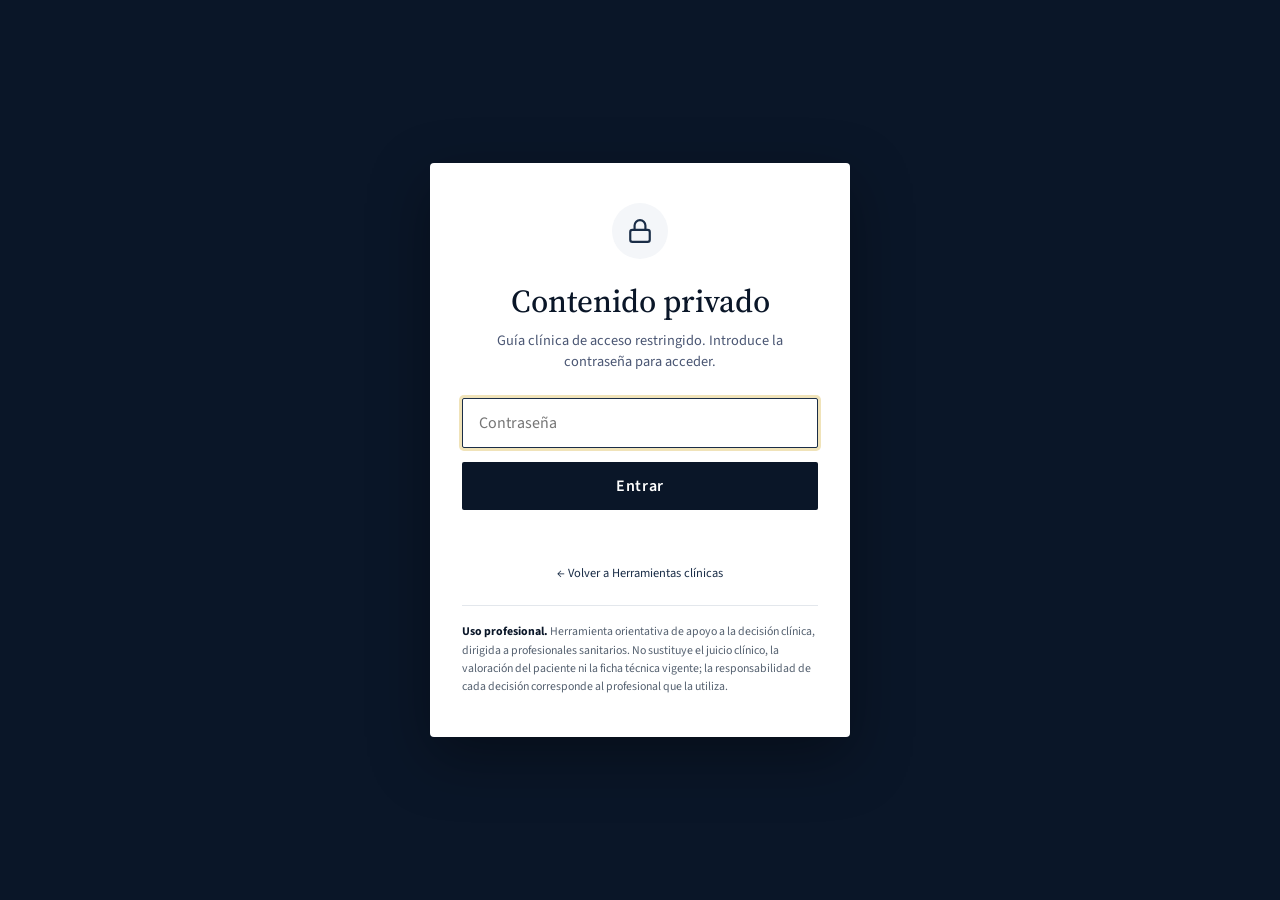
<file: tools/stuihombre.html>
<!DOCTYPE html>
<html lang="es">
<head>
<meta charset="UTF-8">
<meta name="viewport" content="width=device-width, initial-scale=1.0">
<meta name="robots" content="noindex, nofollow">
<title>STUI en el Varón · Acceso privado</title>
<style>
  @import url('https://fonts.googleapis.com/css2?family=Source+Serif+4:ital,opsz,wght@0,8..60,400;0,8..60,500;0,8..60,600;0,8..60,700;1,8..60,400&family=Source+Sans+3:wght@400;500;600;700&display=swap');
  *,*::before,*::after{box-sizing:border-box;margin:0;padding:0;}
  :root{--navy:#0a1628;--cobalt:#1a2d47;--gold:#D4AF37;--bone:#f4f6f9;--ink:#16223f;--muted:#4a5673;}
  body{font-family:'Source Sans 3',sans-serif;background:var(--navy);color:var(--ink);
       min-height:100vh;display:flex;align-items:center;justify-content:center;padding:1.5rem;}
  .gate{background:#fff;max-width:420px;width:100%;border-radius:4px;padding:2.5rem 2rem;
        box-shadow:0 20px 60px rgba(0,0,0,.35);text-align:center;}
  .lock{width:56px;height:56px;border-radius:50%;background:var(--bone);display:flex;
        align-items:center;justify-content:center;margin:0 auto 1.25rem;color:var(--cobalt);}
  .gate h1{font-family:'Source Serif 4',serif;font-weight:500;font-size:2rem;color:var(--navy);margin-bottom:.4rem;}
  .gate .sub{font-size:.9rem;color:var(--muted);margin-bottom:1.6rem;line-height:1.5;}
  .gate input{width:100%;padding:.8rem 1rem;font-size:1rem;border:1px solid #C8CDD6;border-radius:2px;
        font-family:inherit;margin-bottom:.9rem;outline:none;transition:border-color .15s;}
  .gate input:focus{border-color:var(--cobalt);}
  .gate button{width:100%;padding:.8rem 1rem;font-size:1rem;font-weight:600;color:#fff;
        background:var(--navy);border:none;border-radius:2px;letter-spacing:.04em;cursor:pointer;font-family:inherit;
        transition:background .15s;}
  .gate button:hover{background:var(--cobalt);}
  .gate input:focus{box-shadow:0 0 0 3px rgba(212,175,55,.35);}
  .gate .legal{margin-top:1.4rem;padding-top:1.1rem;border-top:1px solid #e3e7ec;font-size:.74rem;line-height:1.55;color:#556170;text-align:left;}
  .gate .legal strong{color:var(--navy);}
  .gate .err{color:#E24B4A;font-size:.85rem;min-height:1.2rem;margin-top:.7rem;}
  .gate .foot{margin-top:1.5rem;font-size:.78rem;color:var(--muted);}
  .gate .foot a{color:var(--cobalt);text-decoration:none;}
</style>
</head>
<body>
  <div class="gate" id="gate">
    <div class="lock">
      <svg xmlns="http://www.w3.org/2000/svg" width="26" height="26" viewBox="0 0 24 24" fill="none" stroke="currentColor" stroke-width="2" stroke-linecap="round" stroke-linejoin="round"><rect x="3" y="11" width="18" height="11" rx="2" ry="2"></rect><path d="M7 11V7a5 5 0 0 1 10 0v4"></path></svg>
    </div>
    <h1>Contenido privado</h1>
    <p class="sub">Guía clínica de acceso restringido. Introduce la contraseña para acceder.</p>
    <form id="f" autocomplete="off">
      <input type="password" id="pw" placeholder="Contraseña" autofocus>
      <button type="submit">Entrar</button>
    </form>
    <div class="err" id="err"></div>
    <p class="foot"><a href="index.html">&larr; Volver a Herramientas clínicas</a></p>
    <p class="legal"><strong>Uso profesional.</strong> Herramienta orientativa de apoyo a la decisión clínica, dirigida a profesionales sanitarios. No sustituye el juicio clínico, la valoración del paciente ni la ficha técnica vigente; la responsabilidad de cada decisión corresponde al profesional que la utiliza.</p>
  </div>

<script>
const BLOB="6ZRJep1+mMhproX1PvDVgKFoNo16mMmXNo5RyGEtfvWBMKyuRN6goohffl82igo57dHXR7/GP5BW6a91Rmf6OrGKaSDZJXeivKutM5zckPaddzLhbvCehVj04FqsgKd/AoqtT7b6Kl0HQ/6GN8YzUcDVcNxQ++4VnT1VmvNt0ADX9CrMVjIx5If4FbzghIaoggl+gdL/[base64]/LDSenpngWkWixI8OUB6STDCwSCNgYa4vMGz1adnAqdulsx282d2YbN1VghXahGkM6Ra+zUGHvdbJMzH22bgojZcIYS9J6zeU8rG3Pf+PTH0PL2OdBbTcwCH3ITOMLyhELRVR+DZgfYgTF/1+Ys0brntYF5BbM76Xxc0HCd3476WAC9ftyxin//Y3lO3gZaSbzwT4mxPHi4MJ2VDER3xNlFuo49/QJxlMLfMmXp4ieWUehaM8JtX8y9ad4lWXi+RxuHdhpacS2meiWKNITgOx5G1bdmCFwtNeRFpoEci1VvoleINwscwmFMTp9EQ2lSCfVZ7PctXWDrGx9LFi69q+698RwjPbKosf5jEpObzyAgecy/s2WLEp/UIgMN9PzsIBrRAG8JxyLSlPxbxjvwTBHNa3zdwL4bS1/PEQWTITbpxeXIPuWvJJif1lLl8KGkyb7upxGRia5ln8IWjJ+0YOlwLZFLUllPQjuQersR4nRvfKJ9JT0A1N/lq8N6LO20Jw3saBRbrVVSvaoDkwRXJzWxJ0rb1UQ4erXE3Ofux5wg9vZVs+nD52aQZ2lhG2jOYYRXHA1HPWpNhkEwnKCrYc6/eeG8/Csuyyu3C/oqdrC1cv6aZo/U6IijsF0XjwUHBqRpLUsvc0yjTYMAXwUD/er2kvpDgapPb+BJuHc+TFbRhBi302IPAjeE1QJxN3L0GGpvQIgk5vrtDUYkKgPiJ70NX3HMoiJiQ2JHN6Y8a9jm1OgmNYfGeYJOmjsZ+2MbhtrgsB2iNPDXxcC8T2RK55eSo3VBvwLIdsCpkqlqAVmiPKF2s98x/YP4GdQRfog1usPlfq7ZxSivL/dfWpKjFo05sEVwffeWfpNscB2kU2aXXveToNk+yg75pt688hWxSn043dyrg6b40Y/IJxUiEiSbzK2wYFF/A6zkBqL4xAEdq7K3aRRdOGcYh6Rndm95z1k6wdAk3nk+hNwLg37ubFZsSiLXA3+ICqnCrt7lv21D5tG/9wlMLOk/vuzBl3QQ5H9iPaTgEObg2cv80b8/BhY3y/V9DljkqtB0681FQ9OSnyAyXjMrB+X3N4zAfYxzWnCOdX+hf5uY/nzIywlWTcgpgGm0NGB9wuuD4gO1+XBiTSePqd7xhTGx32qlqhw7VGbCcCE3iag/xQz81CPCKFWoCwtWjftPrP76N/miZWPYOdr/[base64]/[base64]/oghNe6ImPv+g0MOumJ/1CzOUKplI44FhB0/su2SkH0y5X9Td0pcq2oji28hYWtZuzf2DADi/7sE03dZHDKZRQzLNqv8iqTjmRtQcLtyzQPP5V9CEFo+OuoSMnwuzBF55gTTLr8cCvDQVw5u0CmDcLv33nyyHZJn9KP7CPOY8MSCe7vc9mdCGf3+62Tvagm2XNosVH/1bKhjmkvxsGu4O75LKyFO2NTYq2XfJKSlfw+NQwM3ganxhYLMw7w2+uH+h4leBshhpTGfr5O+ToeXLb2jTpSkUs+jQ9k1+GK428dnhj0qMU41aihlE62rgQGmh8Qbgl17KveJOAL6rWga8iC3dJa+52Z+FA0/3PZS5x6zwWzhCTX9LgZ0QbpZSINiLubbGPZmYKJfClxAXZ2z1F4lfQBYU7Az85nGzy2zhJDM6dYt+ON/wXmswYyUh3LhuB2sMYlp79g6zq4r4Bsy6XSrG2qTtL8CH9N57M7C3t3ZV37gRQ0/CX2Xd5LwCGS2FcAw/T5BdHH0LydKBPCeetwmGsxVzT0IZIkkMB5El016wdpIDrQqLY4fVZuX5K0tsXMm5VAmRH0pE/W/M5htiCBcHB7Iu3flXsvB8lR6vdeH2GzDcpYSfjB6k0/aM1QieqRSQzlkiK1F6oPn/iM2BdzsxDTILcFFJAc/ZgD1sYn1Pw624shemPphYCraiSisUx+fh+baqnqhMNi9rTqOEhlgumYBdlyVjqkN/9Wa+Ck6rAbcmLRcAa60O6+J8UWshQ8lJqtIlKApVwAS763Mzm09hIrUT4SCWyairDYOudK5/[base64]/GAg/agsnvHK8TnnfsP//4+NUBj6IXWW/g7QDuFKzRyh6pY72snegcE3vP2L2RkC0v9oL9Skdz3WJqhe+D5ytLxf0uxD+M49CyU8ndIcPSd/UMg+L3Gdphh5OJZdNI98EOtIRHTEGscz2Q9GVxt1OA5BkYZxjfEQjLY2LA+yTa86ZvoshMd1wFpwubQZbpwEcP+CN+PX/on1xjgfTtx1t/pKmBHz9mz4JDuDaA2OB8kbzCbGRXR+CWLIIfbBtm/m9s/io1BGs7YwXbQV0kVfEIcV2y2NAYCW3Anfot/BiCfBgt80tqUKQeMCtLACSxyzsAF9yDw5bYTWCMEN5jChlkaRi+nqXZ+9K/4WA5wbMq6hJWrBJ5XeV7t+SeaE58hLOQX29PxSxSFaN2V3KIUdJ5dsXuSAflbNYbrF6mFl7JI3xtjqmM+JW1Crw8aHN47KJdFPUGUZAM4qd2fwi1r/[base64]/[base64]/Cj5PjZcp4GDdpuJ80Xjf3Q4G9AdN0PgqxLwiMWDXsIUnyHiGNE4LoetxyPHSERk5OEH16aFc4BwBH0tda7yeOFfrt4sqL3e983PzoBy7BnSEUxgvdvEPOzkVXYUKVe8bAhXNcQ4yU/rM11dJFUta8fHAzQCbtkbJmyMPXbVX4n/[base64]/kMb9ehfcUjPKtqhlhui3gAUnwov0uqJqHKukPtnltPTLgLCl9HKA0sCHRfcOO6jlTFHEPmWd5x/HiUiGcK++dvrw1IIQILstRim3TJub86kuLrCK4g2FLeIL3I5moyhQKK6TUtMquDnrwQrpbzuKXLm9s4hl4GnSymrNbXpROls00/OMQAJZod2KnG5828KWeO7i0Dk8Q1vnnT28qvZCD0uy03f/x9ppNy4Fbv+W4Tzz82LAUsrxWSH/yeoSuK6xIAkHpkpESj4MRcq5uQjo25boOp0N5/qnn+1Ht8DqNaAXXB4qkiOyWBOFrERsczcG2cSCg972ErnLnoxHjKZJBKm1OiWW0wsJ0nf6OB5trbDPpjlUYgdDWkBg+EUi6ZG+C5n9AJlPWgvG0njABDzv/L8hU8AqVBrsutvjK5SAZ6+cvuM8IkCDtrIKzezygnUp3ErF6m2G2ShXkzG9D3rRMAdZJy/SpzkOzrsj5TDD7XWV93zB00wfJAejzqwlwYaCL1ArYwKlJDkrh6WdvzMLrg3cltJD9OyTh39vlFg6rhcwh50LrNc+Yl1pr1kWDMH2s/ekcGxqmpM15gv55ya4selciqO3lpWhThQO7BXPEiLrknPYJGSeZRkj9eqREb1w+wCi/SSdSVfrsc/oX1+Gy6orIud850G/alhzodcXd6uJQLQKmokiG7JaJzV7aPDMI8Y2Ju84U86No4Q7AKcjayqzX/3xANLlywJSXZLrrcqX/8WiJpFPMnNXWZCp7BfZS3T87RyCWu2d402zMRNW2lfx7yroRR4LQPmHS3arLZHxKd3836IFbz1cepB5cn9fOLypiIq5g1fMQPIa0idzQEO5a+h66oFVjn898E1/XapEyazhsJRYsRoxA6/AUOzZMLCDE2dH4u2F052qRf2rXm1CIm+9m1r7u5OQCI85Wvm76fPFC6jTdsWCVXhFCTrJTEDY7nx8gApEPPmmbwolhPC9/oh69egw1v+AWR9LaYUyNQnazdcCJbaMjkoqPBobOeGr/zIsaZZ4EniAZ8sTusjsC4uLmM/Q3EkPu65mBDlS41VItGemO+FDCcMAGtdMc1mBkSZfdHkZvOWBVVjGDyhWNhf71+Y9l5n9LJn3OTewkJPZyPJgfFAh+VvTBhWvf9SwGVnANaNSHkLtRhTrSMWRQ53bHL3C/o8K/tN0wueaJ/wRtJ8pMF/JuwynozdG8chYx5nMHE8lhTvjr5Bz9WBZG8+zKjOV9sBFZAXfrh4FS/BWFVK1RzA8w25hBvHN/FTkVrNFiYg6fLlGM4dqqSDvGRbTuPob2Irk6nNNb4/WgAw/HxcWZhWtmT3g84a5587XKUdwngQpVR3r9L6TXSGCliCAOQHCHK7sdm0pI92OZs7pmgqv7KRiKVy/ufiIDkurHbWl1CiqqdEBN+IleTSEgBXugf7kAOaRgOvr0Fx7G9PyQc1043InrjoU9bFwv0Q4MzJm9d6Me75zIWLc1R2kDGiyTG48qD3g6YrpmbvmWQyfkL3DtluHqJBsxx/HoLp6dfhMEmzBh1VT6vkqtkwBaKSry6iOIXcTzJDexj3S0mQxMPyJhDtIVfn6FCpOZdls0skJ7lxhdXH2/wWXSS6wxonhArK0HtMbak2D2l+NM3AduVQc74pWAKkWpANeOJTR7iOySyw5zfOtiauzVRPmUVZeMextRwgBeyNPrjKhqpova3Jh5bbL/pvp6vhcG7BDQQyuRazPdVci+2I1iIKNDNbu7NsZNIhWzpNwkkVUoWDivVFwwGn8NFPUOEpRkIqqoxbezYCmyDYDW7La2661kReQDHvmHVV4WLtLtWY6gtvQWt0WX7/Oz4MrWqXMfwmxndm/lrmuGd+OuWvZ+DOtJBclNPNce17eSJFyu1bnNbnwKYYbZhQJX/cK/xM2h12w2Oq5zBgaA6B9VeMJuPioktoeidwmdv0/FyDUUYo9t2w47EJlhjJiYE3jlBBrzPL6QXIQfa8Jao7wVnwNLvf4tbfIm4Bu93kcIfcRgEVu8AxDtF0H0W1zEp9YOWmFyfsZYsqk36vv9lv8HhzLqwkMtY4UMzVIItcwVos7BO5nkuLicRMzVZI+gNN68Ik2aSou2s28JMYT/Q12Dgma37hLKmdLDZ2ZluWe5k9RDbgYMwGQ03nS5PpTaw+08M4Y6eC7++ldarBsUKvck5KhTK/+FQWkxANjvNJ9Z+8YXPRIGkWRUJJi6M5dwRwdyupFOiOTPfqr/GcKik5AjiAW+/c7imAUm13cshYY4I+hqEXExWNsX9H2eHw3adiIoEHovtBT7HXXVZBzxvfYZPMVeWYNKc1vSMe2eNP3yYXNcY7M4QHgyJWz/DvwO+PW7Bgi/XUBpBFvMwDmgdKYPgskWDy75iRU0b0rA9R6Xi3ilv/SjrwnOasui73R/nfpjollD0bGpwnRn3jiaiFYeXmeeKaB5AMFfU2TjKWoPIcEVYQQtmcYMqSjZDzqHlTsFb7Y5rBpSvJKrKVjPyzeh/BpxflOLpS/eedIRoB0QCygPQzGryQp+q0JbOnyyTcWmMnjvQm6TiT8UHNvDympZ+NlAaoMonu0m+3dn+qW+RA0zFVRv4A711uBm+1YiMV/QMqmN1uj2PPkrIDMH0CU6fqZVrG32829o3gMSswZdZ2GuHY2iunqFUHAAMKI3oDS59YUF+PuloXlF+4x2abdvzPaOUD7wlhgDSPWcRqXB3PfsoLc8eOJXdSYwVXsaDQ0jW1egfj5LKblOy/X1tp17ct0U3DrnEvKKvCJCYlUCE4q3EuIRR0C/lExggXzNAtlk8qXc2okDNhhTAlq3ti+rZ1lhC5gjwkf7CVXffAo7wlR6C0CgEj2iHvpH9rLkjA00R2tVb1ylR8qgAkmZb/NjBUyJxROKBgSAnDlBKinUtQl7ALjAPmU3ECv8IwmlzGWHfhf+CbxRwXT9DMIjLAySXQNNI4idqGBsELHHS3IIpBcsnjATu3FL4tlu3jy3dyLhJHfLU355f8rdA1p8PGEIM83Q8UyOeFTWnxqUaZ1+ikNrXV0Ax5arP7TWL+K6Pj1d9/sMtghF/UUElRm1LBOBQqqCKktwqBb6WJjqxBoNd/bgNhc0N9uQkBuhi3oZbQUTPV2wTVIpjYXR+VmUvfkYQLm3agApesAYGuROO0jCIbOgf+sdMLy3spIYDPKHmcpxVIBnWUDJ5Ri78QrMKEIaG+H+K9MNvuNX55T3X3z721WLugfjLSlooUoSL/LjcmutxOqHSmwxJm9sGeFHegP8mNDqiJq2Sg0lDoPgg0znYw9Qelp04grEDH2zy646KD5nLWdJsTEDHv1Nx/9hAuCehHMBecwTPJlkiKel7W5ZuuYspUQfPi26lqty5pmqi0wIWzPj8yVUYV4HN1WQ56N81d259oQ5Kf4X9WOrFpxVOCw0NdYScHRtuTpYFNA/UYa0W6Zx9st5PV6GtGlQZpDGlDb2VVLGotNopsrsHSFXd+Y3SOavqT+6fKOxE1kqtA5sGM/9NKBlijvbaMIw+EfOs+u0c8r4Jz55dcHI5MQauCmPEGNVhbFCz3YwhHmWWCC2iVfifBQK9aKt0KjY8A03/sLKozxUqhTKBIvABojv70XPUel0wTTcz3R9gvCXYsQQboqhM0ZjOnSi+vhSRBMxB50W8zET/Q0zRr7NRZQtu6Qbz4AaOnFrDyPs0p9lJI/ge+7oFlU45QCgCDVZuEy5XfMJLI3qcaC3K/YiO0I4ijM2iv6w9TbMHUIdoyuCFPMZs/UKKhgqUBhhxqJa93ZNxbxmwDEtWxuds76iGvbyXL0MI+jPl1d1ahqtkjaLNCpU5KaqS/3/JnGEHAZUspS5z3pgtmuh0zkvkNEVLf1BkMZ4ODiIXocVgj9OtFOEzGeYHwBWdyQFqlv4+07RdOE7KIW3KUnOuPHQX4cbAwO8RbqEynIaumhK24TqlhostabJa0rhTCqz3Ec49fksrCpM+opzOdtfVPTICq0+Hwsr10j9MBHwCgknS2z7eHSpLd399dwB11q0bISgKPK/Zuk3mbXZdmuVM3051E7zPAq5gnZ8cBN3trDYwOFuyYi62Uzq4Pd985X7m5c1A+xpJFmcR7KzvD0sl+wRFamhQaHr6EcXLe0Jt54DRk9PpXaklluczQGhwy0el/XmG0/[base64]/znB+p+/V7kcv4S/hM8GRfTWEH0ypCOBTuudVY9nkqgBOz1arGRhEY600T/JjrUEL95j/JVeuzH2mHw3WKI6hMl/9AZb0khymTLHMAaVFPM88i/bt8zEqRGm9a7Oise1Rn95pQAw/IlnJXtXE4OZJsyymr7gQZhayXP6O+74JqR0jRwambLZ4ppSfIdPvFn24LJ8eq6JNc0qtHm7V1rCO3bOhlEp/+qACbigQMKEdlI1+IYJ6MUQ85WCzgQyAOwLqzmgCrMzawBU6FbstSrYhXqahldfLgBakZCLDWZmjkdxF8nQoDz1+HnrxTteip6K1iMfbgdebr6GUp4XspOMeZD/06k2TDrGDEDkh78V/L2nZRHzS3nxg3rqJa8WGrPsUU2QFVu9bWipVtJFc6Ql6ELkq7Sk5ZD6zqhhsRnCFDO81maojXH7/9wXIn416Fsg5NlofDe2jy5VHIzrbXkMccGVhf480faW6M4J12EefGsFxNHj6huImiVBD43AczF7weiisc5RFv1dycakIrBegI1y6OZYIjhYcyUwO5LSbY4MnTjGCuEJhrO+yZ+/uV4TRel8WK02ysn7oQVgVKe5dOyAXe3iXXRlsw0HHcbRgwSRX0+4aYRoiqIRecRRzgzDPnYWMCjQntqXAP3mB4Yo5PRPCcWFAPtYOOz+/VHUQ+DzIdwf74dcNwK3mZkVGYJ/9kmEksG+1kJgo5mpV1SZj+Rm08v0KyIVpGgq7UzU9Rq3Y+vS5tf0kwFlEuzc5Ox1fJW83Xn0bW5Pvt90IQpZb/Su4bK2VMIc+h/g2KwZW8wWm4yCR2e884bS8ZMlDJRcXZT0cwMy+r0EvnJ+pQaaxGhwMQnrrcjDsjAQEI/o9VmdugHKbFWG4bkLs/0v9R9BqmbBsSqH8w48ZlAg1XwMLO7z2KGkMnOv4cmQdFR+MAAy4vXHoZYKP8/WWuZuqDDw+ujIRVpJwjT2x0np6LFUhx2cf7TSFOG2AlHnIRT92fXWsJU2eCkQQryO3B1dQLMWw9h9lLVzrmrsJjxHpMVolhkpwmsLWUHnOl6t5zETkTbAj9wWMW2D/Ub5XqPeyJTbkhifIF9ii86BrHSxfEUxALFRPoqtk8RvbQZAudj6Vve/NjaEVATx/rZj65P7Y2xBF1I0Q0E7YJ0+r9xZu0bZZHde9eDL09Qloc6TQKG7UArvkSYNeeHweIPoiXCkJgf0WOdKkFzgl8GC4jV+Gr15ZXlmVS+HKFTr55S46Evwlrnhv+1LT2RfNL6o5t5waU1vGyuWH3u4MkO6Vcd/fKclg6HvPcYh+gzqMDIwJJ2/bWh9TNBJCmqkcnCq77eWQ9kW9MwP3f1sTNRntzVUkRKTLJcxDEBZW8QiUn+lCi3U6OYQWgJnRpL1lZjTQiGrp3GCGqWZGaryHoGIEZbly1dmRFdEW/apjI3TsxxbKCi/UMqqHVnWgrMmDzYZDmh2Gv7OzdsAeM0QCWj8k+YTT1sIdcxrCbRnlB0DaHoSRgxYmouvAfL0xVtry+GyrVMtCTvrv4e82Zh2upZFEb86s/xTKK5/8ua3z2/eE0bYwJnA40Xu2RX1ojRne21zVDZ8rLOSZOkz4F729eZcodc/ieptQTswSSNoCY5QigbP8Ju9Jo66sh/B/edYuiuyttTWNa9bMtrHcfbzI83Ewo5e5PRM9GEEefoqwwZT4oNfePsDhyTGP5iKTEsB1PakuT20y6KH0LgKO+Ijm+R9Qn6lrnqSmIKALbdBBE4LS3vxDt6tv9J8Yh4PsN1PsBH3vmJKdUJLA8mN6wnPrWsfomc6YQjrkmpbotJF4CHsvO8+sTItSSJxhErnbDg0/8COdax/ZmR7TuIQ9uhZf9CukLu71yxZc7XaZ/CJ0iAaaMHe8sF730MX6geCuiEEQ08hgr8UB2VLfxpLYv8zogwoJ7mw3S9BcwquG9joHzFdF3MN5GBVhRZPv8ZjP/mbzEHmE4w/[base64]/[base64]/BrOr3p5OJCJnQAlqUNgi+2kizzWBA87OKiraDJqMQ30zfvTaeESGkahXrUwlDd+/ThGx8OHNeAXXlOvXF7oJRH4RJMoGUf2RqfUgdAhTvAgNnsOMvugtsWHxukT5UTXqCSg0hkosskjRLtu40iW+yvauALYy8rEIRCQ0Osd+L+7YBb2Jz0qzhyx1+Sh5Ufy2X6WO/AdHByhdUBrGyhCgtEhHG3H0iQtVObFqwbeQ1TNcrK1U74KPwKy+NQI7GXe0mrsFLj3OmO0pspyUTE65vhX+NUSd4Zj7lULWmq/aLLgPUtv1Cn6CvcOFdX6htsn7LuLKDoCb+EGfTYGcuaEbnO3PRY6TNjN8G6WcXgt8X7/DW/1wmbcnEaKNpRWRI1+er+5CRlpfzcMO8UtzBI/9p86VQrRkj5RJqZ/9HCPv+EH0pqJ3Vb0c4qHjL+2xixYtV+nmNY3vT+PlvDZVP0eIcjcA2x+oSGIhXmoexi79le6oAwJLUgC0Bk5+qYlcFb4Fn0SpKhs/Jw1UrQLOp15ueQa4osOZaE2rkGnDOKpx51zSh2+P7yAdOLJRxwkGWZA72XJAkL/pBcETa3yAMGAshMRIAzrwRUmddrsPeP6hhJGOXC05eP5SOx2gxcBRQ2lWmcyI4I5d+GRPxY1Are56BkoXJ+3jaHYbNGD3QcmUssswchq6GaH4D2kBx656ed4yFTRG6MUROLPTLpKlDnaujQLCoyWO3J2oyPIz346cZYD5S8SKxjeKOcsfPjGpDTwH/jWpg2MEcue7g0FoSEhZhfgp+zGUcnSFEKaMPnmt8VQsvp97lyMo8TpCzqnpg6Yi4PUgm3wjWFuSldvNi7/YMZT2JagUIiW6ryAxuHjCZCGpl8mJGzSQa+kdit2t9GVgMLkAipigYT4FF47RYuhlTg3rDVzqvBtCBtTQ2fUQJS9JEUjl/c4/abIwm+ORFr5qvHKbdKI7MYU+UkJFEX4Cl74XvzgyaIiau1vq2StnHjad7YMn022dLtPLgMMuQgNFLICSU57O+iW5127oeyx6S2fJjIk95a93OJhwu5rlARL5atN5th6dgsOoGR8SSVycwPz9brQLjA3sDVy/ccp9sT9C3QKZkNXX9HJ0gjmH8tvvU0CMvXrf3kBH5JhQCb84cd52K9DVNp5kgHy9enzZHm/laJZCp3Soi5w2M9/j3VxAhh8yY1ImTFqE3S2jLf2AGQ56G3/o2MbrsuSa+0qY6f3J/UzrQ7y9XksUA2PZ8QUQxKH5UpmUQxerSvf2DI2ST74JSitX5XyZyxJAojaA0yC1pern2/[base64]/ZIe/vgb262OheGnCXAsYLoYMccVs78CxEyDmozQkBhU5/HSQK7/qFRquak36/0KSuni0ISWi50QoZZpAy3lsLsNXyrWuMEXptu9Nb3xdtZiGcgswLaRMQp1gGbJ9CJyDOPcQ3HJDOjZ9Z48GbBt/v9P4nAU2Toir77ivzr4+WfN6QMe+Cz0qSDu8d6SZXg1ok5skYvqFNkUT0GgZF24tmenkhTYMma2hVe/OFJu3rwEXpBrgjvmqNdzQZcZTkR2adZkOdH+Jr15pWCA71Yzzlx7b/KhG94r92xBAZU+7IsBk6lodlMls0TqSPCZ4gzUWKfI/r+xA3CaRjqnUe2JgI5hjX/zrU9ovhkCTXB7l0BoetaJcVR3ACkegLJqxksamqgsvTfB9Mndcsm+KgJBuu0A79uOuAz0eUTyfui/9rlzesVKCnrfsxfpaQ+0R+bg3wRdt2pepqMBPltNNfmP7k8u3kPcC8V/pVD39THD3kzQVbv66+XtWJVPaWmUgDfyru2AztzDh0AqZpNlbH9132VkGSuYqN3h92PRrWll21QjkpqLeeQ+VlaCwJYPTkulaFvlzjfzMlIhvQ1bgMWYXELPYXtF3D7PVKYAVSmpybTzIUzBzPaLkWxovg/mgByokIT2bYaU0+xG1ZaM7DxsfPxT5P3vNckoybX5MogD3slzILRf7PGxf9h7VgW5hWXzJNBow1l5Z73qjIrzuR78zQL68pfj0tz/Rk7prmqkuvK0zZuYRNYa9+F8rLa0sc/qQGxK9PduQ215Rki5VphI4peOBMeD2rKrYhg0Iy3i4DOs3AhQpChQd27V8SDyOh2YOiqnvVTCLcIVVwgjE3e6VwGVY+IL0OrOEqdHzpxG8rhtaVHiEx2dL6pmhbw0LFL8WNvQSQG+9ULvFbiKZtENwRrVwmOzowkYiYi8T/bjwsWEUvn38X+Q5lin2CVRlIu1ct014eS+uyyrSQKpqrQv4WK5vysFPczPft/IeJFEnhrg6vHu3+sGJMFa6gUU1G7PqNjkSizifuv2R6PwAvUHeRb3bAFgaca8dda7swNwtpESCegaQgLWKfAWJennWT5KzT8TxlQduaNmJS/zm0oAkLGxgRO4U6635CmE0Mt1/cd6qsbEEf21Qn2DRBtpNIXKvPS+5pq31CYy997uG+Q6JVPKaXP/+RPOQfC5FwZiwfzKiV5xpjiGeA6oQ7Euq7uToGoDqD/EAoGxiIp6FV2RcED6p1bTvw5w15UIK6wm8qI6hn5oyPWpWxnv59LfQ7akbIMvKFDkg5hh3yoL3/u0xASTOfxoRwvnhzUaggPltufTWeu4hc5GRBTdiyLmT37QDYL1cBPk/U2LDZDVzHLA2K5eS+8f9FSZDKt/sTgGuPGc4ib2v1fEwkWr28i6BqeAHNxfsG/yEZLbiftLTzeI/XV2OYSq/7e4/5DxhRQVebVqn+b3W/1n0sby3l4HH0OksTO38Y2wZd+VxH0V5rAj+gSgy14ZEPMkN1TsehNd77Hael75o0NgG0mfqB0cOzoGUGHh/e71eNhWUGaT8OFGrtXlu7IRyg3K8tsEispeCeuHL6jog8nZxIPRcwxtbRUcIzQ/G6nqF87KgcK6hPcJLv9bFMIUp6zcA+tnZyE55lZoeOA3sSiOEfD6p7u3wMsXI5RguoC8D9XOK6asnQ4We12Giz43YgAI5iX3jME2/7b8NN9fjipQ/blEjyJV0YsuTw/0fshWZyM4oZitAq/pmaPffnBWQwrgvOdbnomRn3f5XIS1MnkPmQQbOAaSdJ9dxxcrexP8Ucz3dtCUdI7ox2hkY9JhgiCE60l8ZGG0sidjODCZcXkkmTvaaEjFtrXHRoB6N79B9vxIs5qiD7fVtx6NeY4t7rMv4PX7tua/x4YzTKm28HG+IKtQ8HnEb8BRuw8Mg3Wwt15EaagK88Tw8mDdDn+azcZ/V9usJskrHYrawCpCCPn5adkTDE3zSSf3kDkGvEYRd6HKEze+V3AwRcB510A/LerE+Qo01KLc/1ePBDB8eJqnZhM4KWRhBoFYc4xy+0Zo7t44OwGX+qdtGZttafJirJ4nvSKpqoFejw1VLHIkklwspBH541woCrmX3RjdfAjlKXScNShJ5FeaO4PoPR2et0tShJZg4vBu0rlhOQh1ebdIAqzSus+cqoNNmnbGqlKher2kWJ1jej7RVR/vQBAEnLkskLnxX7RalSMMq/lCzpbuJrIdxju7aWu5rvA8lud2VAkwbWUYyeknP9bev5MnTR5W2Cfn5r0LVzQzBqAjI77BRc3tU3HOkxuQV0h/UJ5X6wF11WNSEVf4rz34p04m5DwBmT8aOFdL0idbdY+nuaKetQbwMi6I/1KvWxqPMwpqckZdYzGDly5E3hCabnw5nKimlN1Y72hanIU8tjEsF9AJ+XERQYVwmGC5JZ3UQ8dKWryhz6OMw92/9ErCSLCEpFyqjzn42Z2ttESjiwUO4ivOb+dkpn/omzqvtCoFIq1MavxqtPBsOxsNke2rSDWs5CfMRtQiCjJQv4qcF5MppaQ5Kv5tNzoD03t7WE7dB+1tmJka43JHGahwN/uCjxuMoUDa26Bc7RKi76OrIR8NMATl7d9kdRgqRbp3bUYKz6S+sUpApW6zkTj2gXDz74vXpJPuJNpJIA42qVR2HFhQGm9LpxGD2huR0kva81ocKRqblGpK+AMC7NHkjHogSiBFwmKWxLWcE1dHeVM/7FKVTWyMpIeKciCMZNl14OYppocmKojGcbWQuhXNcNOfbKlE3+VGh0LksYZYBy+wC6/vNOnjR7O4GJc/25doLnVOkBhkQrAnIO6O80uvzb3HUYQRwjbc60hXKdIAaVmB3BXs4cQ6brWJwbVOWwfHQszHgUS2QGWMLDEOaohafPCXoABKQrfZAdwh1smyrnu5RdZqS0EuMB+ejBhw/P3NLE3Wat8BtgCQbXbKANF2QPnZ3OkixTPBpwI3K2CYJeYGH3ZiNzHX78mm6tmc/HRQdhcTRHLG4sHA9lFygymgnuwzdu9EI8tOYxHVcozMIBw83eangYW4Ue3EEgNNVykswWgG6K7kQR03V5G76q//8KVx3QEApqJPz62HGuSzEDzuc2DPNGaZu1t3NqRPXH07BHZ1C8dX5mNsHAbxZTWqont7ZuEsHNyIVglNYUbBtSoLAiFnX488IBAR7UTwBOSpPOIarDHiKokKb8h8mc0etOpkx8TDrmevek382g+LrzV7NZKyLXL2B6P9phFufmV8mT/3z8iWChFyUN80vTrqZXjGbQwPMwS14vXoL1E3hgAvY1ePvIGOI2DKyNqVZYgZZuqjnxOsvYBdtc90D2qLnxZ9PF0kWc4fBkixhkkEk3sFr9PrAtcDNSGOxtC6RurAHc16YXTwJoeVA8Lb0ydTz/G8EoiDbkciERZ9ngEbcYkEZBnbX2v1zeIIUn0H+ntjhpRJM2SV+DSuFQ7lQxy+sUN7UwJOklpc5HXqBN5fwKmJAaqAqQSZ/u7wEeK+OLvFDo1MtZeaf13xXQRCakTuoCRL0gq/oo8QYxkUp2XmBAEUcGDkEJ8X7rHoMzmmUiTixi6pNPyFD28NtGX3U2jiG035nUJRxtSF8EyiQrCbTYtLc7kyFwxhk6vZ1meAfb4xnMd5i8niojVHaIXRDhOeKQtCAuqlRtZDig78etY7Bnf4MqB4Sr3NuSZd7d/LvNpq4TTuIHiH9tqEbnWQvQnnAm/jfjolOnCftdpPty4265x5TngK8V2bTYCdgkRUePrjTeHUdkiSjdqYITWD7c/abDsPStL1xRK25KkBUj+sjgzsRg2LpPXVekx5ZJJilWd0B1jZnqoE1S4iqRF/lj0CPniA551UjV/HNOfAto+K8a3xqJJiNeMDPHJRLN4Kj8onEd7c8ZPycHQzMpJ/wuV5guBRjBy9cyLMO0eWRZLGd6sSm1KPm6JOKpXMrjOUcAwI1wwNeRGAtgOkRzaPGg27FM6zPkSO4YGzSdxwJFvkQ98/XP+R6wRFLBY0Ej0wdGCEKX5bCrB94Sfw+c8wzIhqgt6HN5kaIBHd0NIc7u29lJVEUw1vbLCxe+fl9/W7ztL27ete0x9ViVbWWcRxDUcqnXpKNX/c8bhhI83WwlbfP6UNE2OiVhYIB75Cfl5tQDJJJtcve5/OaZP37OicNc48ZmCeBjVa41JJSFe/9Ocd1lR74yuu7MRGzZb4hl37LKm3y9c/T9qu6HAEjoyh8vNIf6OpOTa043TvYbMOuHVlP+4soSkhZKlxQe2BeDKtq9+rBLKSk6AfwbBRVDUdjf+pVKk8KfcNesbUqPrtbLj4fjP+8FFst5t1obsVAqWwrza80N4Jr5UbX/kF+s+qZlQDBcVjAldulFq/AvwZO4htG7fSLGp1aLUvrLBxpN21k8GkcVbVD+4YzXNWiATe6g50XdzgkmXQt5TWJUGXvo/uHloBV/oLXQDE7wiOyE3CzmTvk379fn5qAtircdwymOfwQmBzcxKlMNFk1VGlhBAIepGuZxlMmYRDoBmMXEJdD51EBgjoPwFcrty/x4LGTSblbfyco+j8qr/q2HXe5pT4TIULRt6Ltd6YD0vOGi8FY5gVFj50eAcoAOgMEiD6a3oA83BQvj0Cgw+8d3L/[base64]/DarQKm2YVy+wKNVierNnCk5zdW3zDYaVYf695A/KtpCiEXtpRuM+RQwJb5Zm5imT3pOPA9KYGvMhKwvMCI76J+TXBXbjpjEC9P0hpzRH7FREAxEvlkHyZ0ie0zVSU6RQN/PVr4EotnckThoUwZXVlfoHsgmOqYIRQ2bo0H/0OywN/gyCQUq6JTikKBvMad6V+ViyaKUR4ludOaAIDh1q8X55i29T/dPE2n8lfZPZ2CERJwVw2wKhuzDptNPSyv8xcwNvbfEPV601OQv4paJmpYO66csKLDw618/RCkpPwyie38zoEGDXAYe6fBiocRSVd4BGvlCFyUXj2I25nf6FJMwyALF1U878TVZrA3rP/G5Af2xT4d2tImGVddKzlTZ0IWcA9n0gjM1goaIum+gbhw9nfxu20G53iBMPnAcq6W1bXFNRRKP6O1m3hMmzMwisJ4gUB9cO4bwTkK2xLeogpKtfG9F7a2JCRhMpu7R6I3Mmk/l0NfNInUXKqLA/HT0/oEfr3kYsF3cY17t9hIv/p+77x9JDZmjnakRftka30geCcFiCizPPbLnPss52crfIlD2WKTdf7kw/BSMsNgivI8lSDrM7SgPaPIIi3Za5HS+KLAgNhZ5GOzgZhpHHfAIXqIfELPqqm0CTt6KrEqDp3l+W0VEvLz0Zko4mSQcSknEDO5FYfvVvaA7f/dg8l9IuSwj4AXvtn1d7/KG0L9lupoGtSfsCSNFn4awmQZ9/T8oMQ+GB98PtxS54HlziZUamVjRoIe+2Ojoqq7+VL61Q7zWQd+Pnc/ttLdpj3GLawoQw8CfgpsNIoerMWI2E1eXFRhHNHf5tuP/aKtmoZ5dbqNHaVR24xqLa4ptE9ORSFcfF8tGUPWMwtHu+NXHRFbb+dQNdJtqO5dBp5v6YTiWtwaMesFIdqLVxnqDERV81wUFsBvHMltp6FOUGnAhokh7a/jKUIh4KXsGUEwn1uVw0+VPSzTnOPoybrdhowE7GuFf5EQRO0LKX3xX1u6Z6/02dGuphO6i0q01jHb/QD81jMr4WmlUUIfuDHnJqkUykck869166zRjO8Q9gYo0wKpMLpvC7r2fcIkLWgtAxkSTGG05pcKEHjLsy9HpBkTEXXRbJMPn+PtlztHeSU34NHJSfD4f40WS4qdFxQOeUGSqdhfdSmlvLCPc8lVHQ6A3eehAmsLMAy8BqXHvKJNVW/BkwXZ7USdLDI4XIDuNg5QDp2RDx7XiOSBHP19X2cABt7j6KWqGHGyu9KFOfTq6gGoNDj/urwvSF2vlhwRhap9s4henOBk1bMbLwcnXQvNq+Zafftvase+zXcj8vI2EbxW7o4+E4RlbLObAXaVJzflWUpMm8ecC77wJCUO+Q/hQTKsIW3sL3LUCRglEMAc/W8ejeLpQexHT8+A/sni/Sr/xHG+1X4xe3ZdRd0af1H9ZQfzUs5s6+WOGmfBgWnj+85Z7b/[base64]/2VOXyfKOV0ZlAhYU3TOTrz5KN574Qt+zsaem0kPFTksZkgD0QtCzb4B2mtAyK9kexWZ3HiJJQAXP0DSV5vgcVk//PRTv2qy3sPaGlXwW9HhfWNVV4sNRaxfZNMvCU7oiEUVqEmhkOzXKJu+9GJEAJLjX5nu8/6Zhu2V6OO3SyFZISeR7XezRoZunTGEgcrv3VlZ3zGoE4BlxqrAGpQJGjwW3PXc32KeE8KwNN2qmRzmlQAY8Df73NqTIrfnLAgcRGEZZH8+QoVTI6/bG3OeonSkzJiMWgpGs/ltZzDmsRShDQ9jWTNzXWmfWFvFIzqMe0LUu6PNq6Wv94ZRBuGhDFYCluCUXYst9dVHpCyiEEUBrqqZfNNYcxMDYFtKF66+yafh3ee59LTNmEILUlMwM4G13fm+xB/Wv7fg5/[base64]/6pIJe/fFtKwSr3dEQAxKIxPqOlK7vG1YsbOd1JKyaOQBzWbBHuvtpEz8HN/pDSt4eHL7aFFGzrhq+B/MIy6GnvTvmqHqw3/hQoVuFlfJekfDOW9TWkxcTS6Z4LpvWfr1gxGgcI6i9DgjGYTXazJS4A4clr0fCykb0KzhP+xtCbCNJ0qEsgnPHEHg5ScEOlGS2wVeb3d/9lR5VGHU6YlRAj48w/d7J6Oy03ifmUqfkfeNWT4CZB07jhBpmhJJz3ap9rqAcjj8hiZbgsZFu/l88oXCqD4ace+OGvc97uFSANf7YVXv4K/3wWvH0CgQAjA97Vu4DbhGhKM9kBLZmb1Y5nzyqHbuesiftq3AQIt6wb4HpJQoAq8C7KaJy5uo5nKJKCNOmZ/y+t0HPn/9abrfrdoWKW4DnwaZcLcjjcdr+qX65Fz9+X2tJLiC6z/OyQVc3efWiTmDxTItvFOW1o7S9icD81MoHUDGALkd6vlX6hlMq06ei8Ie9DUAAQXOM0m7l4RQeufqHV2KnKU1XCiRLvgkaLg3DskTsafqqGDLogoVJwdJYseuWeFT7jisUrV23nylfGeS8m/WX/AeIAEUKUfjpvoqr14Dl4f8cbNTq0Rs+7b0KJzYp/Q/ZGaqALBm0r4EyaEig4R7U4YfeReiN0D5j2bzD2PFTuYpT8nVY+9iR/krtP1H3CbCkxLJzCZlkILmRXx2tOMIHSSb0y8ESN5EQO4CYw3zKDBv9xUE8VqiQW5EkJPKT6NDGEAn2lPJh3dXEHkh0w1Tn0lPMSqYZDe7PZpkYdgrykp5PpAXDY0stcRlM34ZI9z48mMOgykOMSVtvI/[base64]/CsKhYOPuok3WXG2nprUc1Cwy1aUE3f1ksQjNVjF/Ly1+PKcJhlvSETvUQvTh5Tu7VaDBRg8Nv11bvcMxU6Su8HjApUYH+n4/TYq5Ch6AOWfn+FoWa0Fhu2lLBpMmF5YlipoAwu+Sgn2BCkAEvfYvraw+Hc3FYPOjT1q3T0T5YPndeTaj0rvI51KoJ7LG2XkNMut9GKtJZC7jSyVcGzup8Qi7YfrykhTCaSUafX9DJK/edd6ToaUXZmmZKqpqVCJ9YEp9MGD1MXRzOAw3i+S8MBpRdvor6dFZYOBzH2Qf1O5Gbn8ZVZ1mAXdfE1L6aB16QjlsPsfWgk/Wv2UT6E/5cSN7yZHY2+DQFRpHPuFBfwMcS5+BD5jzl6p7yOgOgVrkQj6ruwhy0WAc53S5odsBNhBOxuTMuIYQ18alTeQT3whLvhFpUyJruV53+JlqDZJ/lDaFtq/Zwk/4fpLt5R90I8ZjL/jqNiMtqg9EjkFNKR+juxwui814kqoZyMmmoVTIuwe/7MJ5koINkQ6x86+FXp+XtsM94ozL+8XO+1kI3Z6QzZC2J5JCCtNXoZzX80+0yi9f1xIaVjj07ctT66enBOUgLruaXXR+q/IKORdyB67+edPTYzrrR5Nb4zVaYmIXS1QdYj7Ky3hh84c+pt9Dz7hr2C+Yhs7R/3qzEqhrd6ITLflfAgMt0J291TenHhy2lJH4sRxtwK9vFb/V1JfE+T2W4BqRZ/f5OuMPZp52BDyjv12l0+sVc+xmMcQte+DLdlaZtuZrwbhQ/c2pepZV7qKiKaJjKKt4bTB9ZeWNWiz56trGypZlyw45oSnSZopHNBV/KBOIx+L9B/4ww2I1PK2pjNcBN7IM+KECkqNeDyC+rcQtG8EMk94K9Qx0bX7rV1CLUBqKdZPAHrW+rfVnJnB6hExreU4EYZOvSE4tBROyAhxezgZFo1Ki3NMmhoxxxCLzXIAmZkShsgp80CpDPBKj2jhQWZxvqcREM7iMsKfNIkFV4ei58/T0ZVdxdH/WDcE8dM9bkI9rqw+T/oSFzPZSytF+GyjiWvHgSY9ikFEB6afqGC+Lbg2uVkYLQW1KuU2VNC2ycroYMKTngX6jV/8kvT/BlXl6P7vDB8Xzgx2zLaQnK5Mdbbj32GaoMqXgNzDVGqZra+YnStIhBYpQB0lGaWaeJMVeG8R5KRdIEBcxcqEgXKST0lcNBATUK/ivYPupZv0xBeGZihEvoiG4yBQCKaRkWf19n5IVmzyogbMFxp0wN/UIagT3JhoUrybfhaLLJBbErvF4S4z3q6TC/hLd8wb7UcS8J6XhFuzMzSD+D7jfA+ZyK68bbmeRuXWzF2Adjnc4CESTbtWlcvJtpUuiHOAILqeI9CzoBf1OqvfKNrOiDlPM+EIMGnEyAiMjx8qq5mQ5ygN8XoD8H3Nf+SnxubAFwzPI6z5DL7768zP/sCX0TulVR7Veo8n2upQwFAFY2I3l6+99tEMwIw44lccex5QDd/efMbZ3K2RymIQ0aLL/jElz7w+2BG1jpg31JOuYAyxzTld+ZhCEOIluomvgH34QdMmwmBkQM8nwSMeyQvGHxOwe6YOSgdnv8xXvX/UptQGpIOdHe8st6k0et3j0vuY4AIxjBhu1prjPBuNeRvo9lTvcEXuRSnIqKwVUccmUCTfqBluMmeelcouJq851btvymcm7yRYurYk/I5dY9QGCLz0TyvWqSAMCg7GAPsGao+8rrJR3Pb1J2tmArxbtRaakqJlpksFvZHZ1MWkeVHXabDfdxnDhwhK+6d24TbgNd2nxPbjOrSVtmhs3IwHMAOFf5FBoGXlqENH2YzMTN5GSqAfbmPuq8Rz/S86QJh2ptfiVExR6jaHHWG3IVJ7YLeBF/x+04TkoJ2e6jRaL9Gt86/YirQCPuYv8WLnQnNUVd3BIkgmsojM8rv10s5mKaMrOc9PJ3KAhWlf1F2QQShwTO9LEOphkB9Q6jtveQxhhWdAfVXUR7gNmYfOyHtNjSrloFcguHUObJg1G4ZUFzObJVEmIH+RTqh/hQtGHCnq4sQwVRPbHeeUNqbbv5N+1ROGIFftRf5Djshglt6CiHrR4oOGfY026HamtoPi2SV4XuoTPni6qouRrHuFtcS6TpcNRpVYdioXEF06NqR4ob+jmi4gHLobU4tq5QNW40EZNJuT4AxQDCydGqnZsJQTynNkM6S68W6eCapV95WqFPkBnFov/Mv0/YHnNyeey6oXS7Fhwea8XZe65xSdk7chA4UzsUdWxFHDtCMURJu2jMqxFhw+HcismOE8U1+3UYVVZQ3+u0NKvVaYZn4nfvp8NQZdhtAITUQl/7OhNuGTMYVqUP6s6tgThCyCwa1AWbo1Sc6iJyWplwtHtCVVtM61Wxph8duVWU/5qu9hDuL413jq1p2s/xOe18888V2dIProC0EHv5DMp9204r8pxDn6gFAP5UfuJCTiSBcPpngpjqWhNCaXXQF5FUCZ4BTleICtdr28KTXZnp6z1GpyxQZ8p6L/vph+GmLD24y7xMwxOLPLmV3mHAyGOjlpav/gO3mkQxuYhx4+6NrU41o6bctD8qgRV1bjrFb8rxZGK+7TWreeiXnHDT//lgRDbze7Kpqi2fSpRJYgAE9uHIk0kcgScUz1od3llb/YzWM2LGhpd9I2Z6dppA+aUieGeAVckZgf+jFHlripUIEHPD0jsc0rVtIqFivcEHD7PotKglPGYQ8BneK1Hfd7Bs3uUxihrJ6801q4Ae9xfDTkWNNxB6YH5OEWdzw8xoIVCqYlHwPwId4KvFEU9+dzIjrZMn8WghMbmDE1W5twvfvaTO9/tLKSWXRxiwmS9mGMzgZNAmmXzZhikweWCEekDJxY7L6K68teAvL5FHnEU7jbESn1qgcfBtSICkGhs67hyVextUY13qMxUOf5sugoIGdxSB5kL1QZDxrvn8Ipg/ZaJsYB22JyynfB3hhIh86VQZMiJNctOlPYW2RAM/vDP/PeopMI6Y0zHQa9RT1iSN+5sykoNNdT/R/zJhGr64K8kcHcLeKvfn6YFewUxq1leXIyuYTXr+uVzjY7XEMaRVXIxzM5u14JHI6KEX0F3wJHfvrzDz0HFOm36goiSA4UEJw66ivgLXEMP66H3OqeZhgcrG4tZMI3VLulLKhWIzQjrKOwnZ6csObLCPFjLUfxZ/RpStRmK9Hc9Plv7qzAVPcqJTcaw/YCUoKEi6z9yhMzpT5pTAAZHsJ/6voHXb6bRQEeWpudbk7Bd3OSkI5sTvl0lzb6+qUJOyOy6enHwcgDkz8Eqm2vJMph7BnpCKzz/[base64]/O+uu8DI5u8bZR6zetdKGeC7g/LMOjGBNm+xxacAwr+d4muHpu+5q5/P+gKCinOcyNO5c6GRA/r+Bfw+Su+JnpTxjdqRkGR6/cOv3usnnHlTDPZeiB26SCMFwcUsk8KFnqaDGEL8NI1NnD9vWvpwFcDiD8tbAPIRMp+Jhravi21aGbqeRZaDNFGeoAWBUAk5vENSpWqfgUI2XlOr8QolDuOmdTBCmyxu5h3VUjD4Bb8HCarNe89l8Ew/[base64]/NMTiMJBLy9e3gBJd7FIdD87wJjSAXdOQLMFz4xxhRh+jQOpDP9kmPfA/WbgyEdK5L6X38z3gB0DY4zKxp0ToihRpMTNLy9sb+9fRbo9CuNodQHsxFX4WLJHKCKGpvk+rmrOA+A13oea4iigYUzbZweFX/Q6ZzgECYvFQzICOwct7op7UmlBsyKgudheDg9ADsrCCChxieiVEvps66n/FcXjaO/FoCNr4qMR8ZaE1lux66iaXmJILIVkxTcHmn8Y7jP+vqEoPBu4tPPkNUl2jlnxnq56IvtgBM4Ir8tfG5PfRvkeX4ZFd0mk7ByMtUiATNuCmYlT9HNFJrHFcI2GMFWI1UogNtCsb9P4RKrFhPkM63ATGjETfU47cqR/keBzOsbkTHWLcVGlQxZCTeMMXg7/woDoOkP55Hoh2jL1w7NHX+J8ebV0HiRy/j6l+U8QQKj60THoY//p8sZQoCtIOC6nH7cpjyxXDr48rCSekQjdCNiFL3Q31bQZDQ/LCdPeWUQLUpScXEoz88lbYAQnJqF9tO9HlulGuQGpFBfvrf+Ulm9guDWc2XEsNK3GfJyOP3hC38T4ScVpdIta4Mv+N1cTgY7STsmmve/j55ZET5VE0yu5gnkGYhx3QRHH4WJZR1Un3ZLUM0Vrw1q+DktAUwpPENP9W37qVGZROcvUIayHwoQJV+mZQGnOscWKn5a+rtSJeMdyALAVlfcJlBJdw0cS3c9fmq2yf1ZfDkUuOUhn7UQCjlwZLxsfHIAgmU0XXXSD+mEpccLp/2iHD/xZ/fGyhWs5Tp5J9q0BiKDp3q5ESN+UtkO7ST8witcgdbBrjd4slSCYlMrWktWJJpEKhVhgYKyk+lFQ6LerD5Fk0gM+WfZnUA+zlmCwpzpTdGIXLvDPFN7/djynoLCkiZUhJvmc35rpFNYJbb+L/1O1pOr7bYxGCpB1EOrAimVdjL23dBi8IDcOcXJISMdJ8rnkRwdE8MRg0rHRrA7oYXzIVByXmeiTRYfOTUQ9SkDZNnXHq5HwHse7OQw54BkG/61W+diRfBDHoYndSSSadoqrmRgVL6lrM2X9cwJStauKkz9+sfqQgIYp2UBG7lyxGXMHmFxPjTA27jkOpvXlzA7QqyJmspqxXRTmQYgAkUmK7i3pfb3c1F8J7y8kybsuA4Vg8O88oqTz5gH6L1JJeQAqA54qrAg0nmklLvF7uw7sUpxVOnqf/nvlV2Bj+Iq72wAN0Iamg9VSSGzVArUuBtqXBPkuIe+DHKS8suSrOw9Ninvt11+mle5SUsj7CVcU7t8IPq6LpgZxLYAHYHr/lO5cHq95J6J8rJ3jqKGAEPqOglxzUdcziRgeQg7ch0pR6J6JCZp0x7FNDz35jmQAaA7QJA+y02AWGQHubShiVEYAeAyNhxO4gpW/c/wV0O9aKk9G6B2QFZOLydt3CTiTdtVt2QRyrZe1GH3C9p8In//zQ4JCyrKP82LUoQiGTCEqyM6+Y5VOi/pp3DJXVxyf3Sfhi4MJUz/T/1YlvZOMUly3m205NP0SBBV3toULCCd6gC5PU5C9k5g+VUD6LZfeQcZWV+QxNTaBezpFQI8rDrQ8GVbA5haOElTA65h+CSqVH0RTMzseW7o6MccSzuwN6MMXzNARp4nAvkugAAkOfzGZDuAI8Ty8lthehSEpFPqv2XCzw3a/79VNLP7Tz2HkSAmCXyg6/OGu5730Azioel+3pJkCDThAArjN8JrtSgK3ihC5YLFqain/fu6TKRLNIFU4MI9ohsIeHYT/EjQUaQdAx1p8vvcF/rWzNnPNTjxqsqI85XGrsowRSc0ejInNhKKZqKXn2WAgVtkgWxGjRiuSiCN3Ypuzre1UGeBKr2UcaUfo63vVjDqMT3YJOtP5S0+wcexRwHva3AKN6nl0cP67viO7Dibx4BP9bs4s8mJAskdLz1PwZlc8PFF3WQ4OQpP8ZdxRU1PQkNpzGvyX8Zs1G3XZ7veljD+u/mw0Oub0W8AIeBkMzl28ZtSC/EPdfL6y9v0R3sAD0I21uH+bvhbFJmAMHG3Wwv9UbzB4w7YDE0VtM3lOskyHNVYs091uxZohKKQvfr/IteaoQmHxUOYe9Yl0HeA6ckxrUwoKDr3uLv/HTZZuDNXBdMkn8odDpF4+OIyruQrMUIMu9y4QrOqtVSBSv0MMNzWF5kyqnIzzcmjJgHRhHre4G7+oSd7eJLHa/sMAGnayGNL5uhhlwE/uSN71BhgrdRM1bOKs2UeJzBcB0J6uFE3SGWhYpl1GiKbFA1HZUJNVrcG/xTckkrZiLHMzeJ1y8goxXezjypzyjqrsoEyb5ocNwqJfMY7+SHe/bUD/CIoD2UWWGM7hM9fOai/ccbTBOghsFQk9c1Bhl08vZvoAKP+ADq0gssqR57nuhYJKhaMEaOsW34HQfojSggWUKG9jBiS2/cWWNoEHtj94+3w5LfuQge5mLCCbhVwr/Y3bosbcURTu5uU/qw77TZTlsdqPsyTOGTMRsXGG03dz78tooXyrySQ/hsGp+K7YR+vh9AzXV1rzfqkt1NNUyZMiTdUWSsS73NkgBI/lsw9ZaZgxaE7VuTi8F8IXd78jE4xKz07CQgZBqgrmuQumtt34U4LFHdBUxDd/5IuAP4k65pOAcY5GbYAAf7/lfuOn+Oi+sngPllHw1vQsnfORMrC8n55yY1xp63LEK+0od7j09PHCmStdxpie4OuSr69STjYH8fW/OXlEpycYQs+YaaRDSMavYwJXjfdRvXy6eEydjXh82yCn7UzUPhEX4E4hb/9UEc7kQyionHvpxtMRGOkLG+nLi3FefnGZWiSedHnXM2SC27cB8wc34DP881meqAKG667ZkcTl0Baiz++VafuOGPOumMoSMoKU1yersmGpdtiMhUK24qGCMEllc3SK77EAWbhjri03W/F73zKJxcm/BicZua6BTsY+dZuzdC1EiPHaX4hy5AsoH8w4/qmuB2ew0B8xpkt5sVXEwMl4JMlCmAH3kp/p1k++H5aA0VgtxGJa8lH20TqDuC2e9MSvFppeQ1V8SxK9JfiXZ0+7JWdDqOnefLOUf0UgY05kJ//ipw8WBW4v6L41nR9Xtb3p9/Qum6bHS2+B0uhIqJfdNd6TpHul5fnjJfiMmxI/Cd9NF8mlDlXFbFuRDVLGXXyXw5ez1nlbiWUic13z+lzQmSF8FS7UpLimrFJQyoKYtA9YipH9UhtemlMksskFL0b+WmY65tlO6/QtzW8zcfReeA4idduwk1sjgUH1NCUIi77TnfPRZvlUalvU/v49PpyoTPN46s6iCCdA+DLkRP/1N9kibsZvg7ozCsyMz4F68EDuhOYepzDOIi1k4fRbfI6z7ECgEvkGrqB+z5sliHYkSLfGITrOrz2Dfezrn9YFoHSx1VGEqgrRIlNMk/RN/R0pXP2TQ8D/Y/c9sAVj8xFMCuYugxuSE6s/UY5BgPgZTzSPSqkS59G+VAiCZvj0y+OWJT58SEYy1xaC6UOBvCP2t4IeNGXpCmSCTd9k8gay0XdXMeixBXzu/fLhYqhdrBuMlOdnzi2t+LElEXzdWhwZzh5nRC1n3a5N8HL/OzbakfcvP6nv/cm9TryhEA+BxNn7H1ym/hZKCYNOj9OD8GpS5Ltd3fuS6WAJfEW+9qdOv5YAdaJmXVSD/N2AByJzubssCxwfLlRhApXkOHHZ3fyUS8QUsj36q3+67yUCEnNR6Exm+BUPX/oLkHh6sGJV3ue+HWxvBWp9V+9B6Ua1NZ9MUQMoEjyxAzXFiBvB1kgy7dz6A4eZmD7tC1m6a0m5eYR4kvdj8RfhOnPNvaXubsHtBor4sYbugV7TT5LSf53bI1ixQPSdS3YqCDM+og9Eg2E8x3E3mmdCMMpgSJQjLrsm/Ug4vtOJazKuiJsJGnZkSkMcUcZ0XZ5HWe/8dA73tssAYkaq9ctPGJy7fsfzOJsz2yxU9EFDtGfVbIMxCv+rY+vtuv/[base64]/v68UJn7T9X8FX2t+ydTK5t0cXVu4fvBx8drXg7bHRDoHUOhlnF4EvuAhsTLg5KKy8K3jvQ+N1k+AGxlIwUPfK89C9ShD2w3/Ikx+x0XrGmiwhZJtN6QY/rUkOcSG4sIDSBv1h2ZJ6cPJFS1hjPQd6QV2UcP6vqAc9bN32Zj/eD9qvGamfQdiJTWo1Ks/OwU+yN5BPy+g8joLntTK3KJphAmcqajtFyezBI7HV75TBKDsqVl8gBZ2WdmY6WKSeJEO9RcG0JjfuHvBojkQQuggrxHj8obYmz6i7Q4JcmawCPANLBZw6sFHruhcR1GFW49Xi+x5S/f/rzBO2dPoyCW2Fl5cxhmDEkGBOTsgRwjIQp+2dV4YQBn2Jq+yGWDLBimrQ3R7FI+ednjCBg40o5jTE3o7l+y1Yv0cKsZkXA4ubPyuz0c/[base64]/t10f706/JXhStZItKhnV5W32fdWsxysEgDYF2uHKraX4+Jy7JZV1q3wvddD3KiUIgBA5+Vg+BkKEEgTc92Dh75SX0bKTdWw5BlQCgf0vX4EVzJFdy4AdtsKJFbxzWRsss6QQY6AGMQeho77d3wAJdhW9wnj+Zyy1s4iFvJCnfwM8qKy0bVPCQMZIY/2jCdglcE8z9Hw+pJlfziyg2+Bl3GSl0LzbAMKMBXTwxKZGR/twNiGgn9mSmGSvysJYhR0AylaFrVBhBMvfQA/DoOgzQ5o36rlIboKX3rGuNmylj3+03cXpWxVXq2hjxulnfxg5A51u4Qwn7aqL26klMkGrY2qR2RBzdgy568Lm+8olERcZGigpzLnn2f1YwP2V76ctYgsRmH3uYVp9e74aDOVQgM9wzX6mYmP3ZwAMSMTDs6kQKs/bF3AfhEfo9p+t53Rdyv1XWLmGl8sA0nbza5FqGJZbvQaZACAjIJ9Sp7vunRNfFYcoX/4T9zsND2FjmQRJLlIsitLha4JllNXOrYzZBktC2ypvapnbbKWsGH0fbA8zOmAmPD6FB/pMB+FcwSColzUFfKlrsl15FnZZ9lGplr/EhwQFqjMwFPQ5OAMwpe5+004lWlfkJT7LuFo3kCN/XNA/rkV4dSI0tbVvlQGCz5WNVr6SFm6JI0MohfgJzcZ6iNWtBBVdijapvZ3yG1znZ/cA0uapwyimpW5DbGLjv4m6/CpaRT5ZnEjRtOBiSHuoorfx2izjY8trms5TrBE8qbKjOAeBgOJ2XGdE2eC/1o+kliGTDRlmkncXUVAKzoKxaE8Zac2dz0OtSJnXE5m137iBP32bWuHox4Vnx/Hkb2ZK/gJPoR3mHge1UNA12Kwqlx3QEW/4l6l+vs4MEVzgKiK/MZkqKuP1k5bHoxzWCXp6tTCLtjfISltFqUacrCf8H17QJFny4YCS61YIHtt346kDLY6OCy2Q26A6r2t9mkaszap3Gun2FE4sSWM+1tVAz86XvyxvRgs1mKtYkY0cvK1u6hUFsHfuaYRd5wtlQdRKqcN6UK/hCpUOw8qqlZFjHj7vnxfJhkhQVVQn+vN1TGlxcjXDLtd46Rq8RlNFcyTzk59xowIzpU4u7wkGL/yC7y9dIvh6gi2LSn3RL4toGu0/Y1eW7385jRi2T8rzTqcG/S2s38bbhHLbkxPlhlMUf79N89UQ5zE4AK/tkfZNke5bveloN56IN8V2LBXe7eJ2uHg10JOLXDF+Rihu5j9Y5N6sz1sO6a1QukPiaJ8xnsO1XOJzu2TeBaIeGG39AvL/Mb6N3IgpgoqoLFXYCLbm85ySv9wEhXTi3TuD8UJBtzpjsRExHCIUNTPmX9ijKCCP7l9b6qudvAKYcDLX0EyKwmhSZJSf8FjZPDiih59Y6scHUzR4VpUmJtWO0/Z2Y2K4LvJa7Nyxw8mjY+eNg+HDvHbVzQo018CRbGfraZ5cUr/p5KYlGmtM4sL9fzxnMuZNe0FJbTI+7MzIRsAoZJhSi1HhUHBqyFZouFmETz22A+u2JgZF4xgKwHLY1WXMFjnsMhIBNgD3ozzpM9Oo8bal1hkDAe2fNDPodYojhYDyNc9Wz6nuxRek9tlEcyk4AewB36u968McI+HfoUMgns8io88f/2ZNDQL2aODA+h77tZdkDdd3U+62skcKfu9p7UiP2FhAxarkyTgrWrEiuOWWCKv4fB/a3W0CgUPjtOTlNRsDfq3UkMcmdih1jGEnraXKcbuGISJhFhjn2ZZVmNFbNTO/Th9oHqBuVHdohltzw68aOuQERkjBfro169/6ixM1gZqAFx32OlQOsk+Kd+23Bi4iK1QmXoy0tha4Kw9+Fozl1OuolnzfhJay4MGGvlTStOGWdIrEz+4rKEL5aiRMBsMOVY5yMVJPxb6z6qSN+jKWiAydijE5vJAm2yHqqMbbC+eA6d8O9GOAxr9wKz6v2p+sWyAfgUg1R5jQildL9/vIi7bSuA/wol52BK2ElCwfnQwejSTAHtD9k1qXtuSiIoOqSD1MbcRZ8mEs6w/deXh2iQ1nwVkGzpddupEzT/YRMhDVdkzINthwelLXUuswVyxLoDZKIbdnI96EKd/0clXesk/EH27JT8SvsQPvVl8a3pA5gOK0SPtsCvMYbXsqsDup+CutyuioOj5dkSX0bo1TyFSKesSiUKBSikqtn4sIMUKWiDpktY4lkHaBh34Y/O9pPTFVe3RgeRgmrLmbShaC90NRBJz8+95rlTKWF3OFLjXZPbbov2jfQrS37YfQr0jv4JAq/i75mNgh0FboaYL3fVyCU8dZhsTAflQsFiQJgi6BAb5IyoqRe34hbqlKn3XLLlfXupdTMAwtVtAHJkyuMXRBL8LOMyTm+IhaSlYG8qRAfvIuthNvKH5+Chjr2N9T8IQy6XrL4lfc/h9xTaYezfDFzLW/ZkQ/oKHbuVKccPotScNbcxZLDlbEIVyGGa5Q4VyBSNiEb6uzJ+H/hbqoiximAP+WdbPg1+LPQNGRm54VJ7c5/ij1wf7p1rQcmG/il27vzH+5uMwxs95WXmjemf/Woh4YgszIBnXMgsmtKJBd2ksNmh3SYkqqlAjrIPRC37u5iOIpOCpp8oOoTuERm8miVu20ROr61dfcPYfTe01++9IVR7ampuZqSdNfhoVOaV94YWbZUrflSTdSSGWjwl4mrfukMOv6U7Gji0gK6KMWKCGrhqGA7xa8/m1j4ytIoYkrPx521Ve+xzhxG2HfNpQL5IBg5SxDy1aV9uzezybqX+77zs9i1j6LxVaH64a20xLVGQBHjKDrtW0hY9lCoi1W6EkCR1Os0OrjBQWq2YVRpgAkfJZjSYQc3QH+uRPrZVofmfgO4MJ7dIVqTqhtuHLCkuuNfgrjM2sop2M/+/PTb01xHOHNxOEumF6T3wT5L1aqodQjI2sMzOmoDqZkwoxW0W32kStoGm8naA9tv63EXEJfjGS/ROy0JPIFxHtBfWEtR3T8Re6KYIrCg66jT8OlW7IXrJuUZ9+sVrQWZlIGCOCzPUvPfS10Y1c0+L3gVf1ho9VALn/UBpbAoUtEBXJ8VdsII6lqQZAN3dSAto3qnlU/YHJeQl8nBC/dVsib6alLEdwDYFwSgdis0/Bxm3fKf4bm5241QTKfersoPZWfUsGcAc9OnbxwNqjExp2wNM0jT7KcIpWXqt4j5OfazpXByKfuc5Q2W1hvd2zaCVABFMUUUrizW+iYrfiSMnkASiKAkYZdW2jxels0m1LXo1MYyYzHhkB+daOTMo2SXrwwuu4BkmRVBwgYo0vq/3bTb/Z12eGWi8oVFtDHssRaWTVrtFLCTtbgurUQlrnampX9A4vBndaihIwOnFis9Gj0x6Pojs36aRA7/n8vzgPKnwLCqvr/8/HuZjQJVGYSINV2ZgBhxN8mS4VDd3E3rS/j+goz/cPcQXNWuatyQqhbaWYhbzhgkk1QtM/c5Pp0SJAIHSyCgpfLKY548CO9H0pdIrU8AaaHQfC4dLOrAQZy+FRHPxB25QU5zGGGpmNhDVHbyBciJSKaPff8XkPpAHKJGVMsjj9OSjun5moyFaEu7I5ynKrQlKlCy4fN88rXZVC1ooK3gRsVPp5nYtnIPVFc4N1a5YE6dsDHh0hzH+XDBRdKPPw3mnG+/ESfpLiaOcxZBLyYmQnpaMQU0OjVSaDbIss1Fqe/Gi4Y9WgfP2lQK4+07KTgCD0rXtkVwmYcdpqGYqGG+H509etYl/x2lRphr9GSzvTW02OWMBVgBSkbMl8li3lWP0AGKjzwzo4PpzmZ5eq9OyCy2krrWFjsAdFAUNr38DR1TKC4EDv+hzxGrC7eNcY4+AwvOrN8lv9q/NW94RcXe6dP+cnyU224Otnn2pjsT2PftlxhBxKVsnFJ9VGohSt29iyegiU0d3QRjyM6sK5U0R0iWnKsWGXX4RugRy3m0MfHzeF1YpqxKiplHJRNJBUhuovxuLf6VOxHxIKB3tpFnSVwrojwba2ved8kWwWvDSX3aUNj8MTCxe76PTO6KOZ/ChWbM+P6SEufQKUz/7udSFu9AueOJ3/ppo8BO6sQLraen9aUIgXHNceX2uEXqdwoH7zVOxw/dCaHQDHxgXK4ZAN2zrQ1XcnJSeWtwkfs1SqCGNv8KIwFff6mkyeClSaE0tPMBIWl7Nx/b7FL01eDlVfz03cf7aDzyVPVXos2oXkqXHbLWDfTf01xUFNqpxppMJCDLiKe8YDD9fOVyhtfAfm5KXRgpE5vgXkp7m/WE3n2Y3zT3aJzSvXxn93iVzJxX7F15lJyARHXjlRYeRA87zJ0zsLL7IVBKel4pmK1adtp/4LMwcvTY1HGO/qLewjC49iyu+MMp0Gj1XXYiSCvhHRXVzkjVZFhG3tZnQKxZAK6YKeDsineWG1V1F0ThYxZ3SXaW4CMKegVYiAZkAl5nD+7C/448hXSd1w3GkG9IgYk2Wreg0TwObVh8dszI419ZV9U8ANFPyzhBVBJw0ZMODCl02WoFBOG15L6IKdeYhzoSK0mLIqVN7vOHWZvmLAJlkHThJUnalmY5BpjKjCuNqD2v0u6SWWhJ3SR/JBf02+3yLAkw1F/pRVogpVKXaBuMIdMe1Jz14GjquD5cIZVXCzkZvJ27Yc+4+YMvNhn2/7cDfFvbH52GkYW0/VdwvElC6aLGA+tREMmVTAI+IA15AmCUGx6iWmvNpuWBcs9puYSfMnV4nOt1PYB/2hYaXFyXlW/yyTVxsb1nsbWCLtdsweudIC8CJCIKGu4uyaDRsDuiIQ/EK1IEgtJJ7J5BlfCrapasWlW7qYQUX3vtAZyo/62nje2A/qFa0W14khBTbdl0CDyw4QF7FU+I8gOj2j3Qso4AF/MpBWSnkD/3hiBUaOJm5DDzZEFPQ4kJWmEG4r7mGozKNvsJz3okX6fT3Ek8Llkweoc/Pob/zhyvmQpo/X4Eg2rFrYPgyh5vB+d44ovoCokRKPDC3neJhF9cK5svd6z+AfzVALgmtMhs7o/d/1jC41UD4tPUIsvlbk5FkP4/eMwk/Lvml0tGJ3b/gEs8GmRhoFILXNGmkMfNn/WwRr9TZgT+PmE2yy6BmzVNtyFvcv4Fzato6kIgxWJBf6GWwgWxvyltS1qdcjRtkFyQcvUJDfA6BkZxNYR86q/b226AU+hCJVKTAm+7xsR7rTuopiSz4AEd0AdgZGvkhLUBVbi0WEv+mE4HGlCnCVzra7XZ5DpnU0QuyW+RN84XnFeLyy9jjn0JzR8BvMeMqcIw2JEgG+CyItqTWKA2Puinmiw1bKZpqaPR+BfWzjrrqVmqhwQ6yRe9C8VAVltgjO0e8QjIGocV335SLDskb2bsl/joX3NhgMFqVsg3VsH/JFcF7YQqFReW4rNvPWD6qBqpo2v+Qqz2XT27K9ROSAC44dj/pLzsSdVDca2F1TTzOO3/JKckXJUljlmhtlUm2Txshh6L+4luCUV94mfIX1PfXkmn4Yu536/wB7i+dKshSdsFt7VthbqlDJC+pWUSxyYzpK8oCTTMRmR7+UMD0Qbrvzy3XoH/[base64]/6hZJfyZVbtZhdsBb6uFKrW7U1MDyd41P9Tw/QtoDKsy5htiNn5TmlEcMeadQNhqfD8xCmUC8cvrq2LPprv8A/9H/JtD3xm2QGDQnU2g1aSTI6WglVi0H/wvpA3zLgGKu0zMAKdKCNdEKg5GzCc71FtD4b9BeiH+7vGaJ3Gm5KeqKlyheopsRLyxwGq5jp5GcbMyIsU9JdddFpORE8Tj4IEARcp8jDVtyCUDck+xNBAdb+mCeixq4qZruqQxCuCylLlTXt2ddr4hnlB2A4Wj1bd5gYDkAWhH3pq/SVD1pjO8pkv7niAsDI6MxKV8iIB/RYHQhSSfcOWlntnKVxg9CWb+KEaXL0LDcIoSnGyhQURI69KfkNoywCpBgIH0SFwhVM7c0LF88uqfa7BjvjvIv0y4Q43MGRz4uuttGu6wWxIFoEOHEt/51vGJ38GWl5YFdB5Ak6Eit8HLwZ8HNAHEo/vUKG5rGEQv/OoirDWx6jbZaMRTKEJsfOGPRbSRousho4TB9roWXVK7ReAGPctC8Ser6YRgBdQo70/U3veUc3TUAjYMrXIQlxeDuxY0G96CXAcnhk2E7KppT6AEe8iE5Dp/JxxGNqMuLVLgIwwruhNfbhWP04GI+px6haJq3OPXNwpwxSg8HXaHyjxpIR3MIqA6Ajskvef1rmYm4PtoesGz4RI7ycfLSC4FKwlZvBh1LZDBQ0r2D5jF2DFeXYkXpEkBR5UBCo3xVOQVPTxz5VmoKMoQjdY4bO67zh2TAYGDlVTZUiB2Yhf9Ir1vky6xWhk/ktyEraKW6CjABaMUjS05wRgWmEbhoX3bjEKwFPtdfLE79p1K5I877Y+rEMQzSuOKQ/V6c+eV2MsctXpxdIqYzct1Ccg5H/[base64]/s3oHBCuqkP2wZxFFtQSAMbLD5TdLiDjPPTdIwBv36XsmHoTMrS+3yeoj1cOhxwnFxKUv50op+WPrvtLUPhXfjl1f/oxpc5fnFbpFQod5Ov97x8mMANPPGq8Avg7qWMP0dMdxG8Yn/gbL7LIrIclYpAd/6VuLdbpZawChXN4cXgyTKS2gkMlMyfk3ZOdEo2xWPNEfUeUzoH3oyL97v42dXk/C7r0mxvHx3himUSwcGR8WenDsZjOdnin9S/JeIKi9md2WXp9PBOVNLM7nXy3EtGN853Rr5O7tl8s3jAvwaAhmwKMXxEbrlXwXkziUedKmW1rpntgefK/3tpCXPiUv2XkNZ1Y28w1Yta/JO+4paPTRxAhAi3TggO20bfia+tc0Mo7JO3+TB5vpdEH+6oTCUkmgaJM6n2Ec+otsk8ax+voKAi6flis5+CjkZhiKQzykJu0yydCTelLHLrcWBsQVAwPt50sc8iObKKzDL93X90khpgd5O544ZsRMtlirP/O9028DApHtxXYip2Uok1Jo3+UqtAbzRpy+2itBr+CxPFWpKjtJgq/ahBKOeH9E2MbpG6/vVB822amjD9dfhdPq6HP+uyH9AOQwlKT9x7A68cn76pzvXHCwDaha2djqlJCdn0iSoqaYR729q0pGKm0EjVAnMsyP3x4UwiIw4NiH11btkhbWBTMsduSHUrmdN3vbfDG4c+SepjLz/Ie3qJYGyMg4xv5Xm6kha1VY7b+PEENsNraatS0bD3byzI2w39xKXghdJPJvwswQBnnd54mmUcYmyek2aelMAuo3NlaoFX8R2/a6zQP/VqH7x80KwkTDg1l1Wgfla0bN+v3sRCzUoPo08BAh/gzbbjY3PPBlDuvboRcE5cQvB6GIAYoTw2fJuxZChsaeaiOihmNro7rPqoeLV+Fzx4FPZDugvm2r5F5XcxNexTL02AvpBNAl0Pmlsnd1jqBPZ5WOjuRxF0gYYa0tFuYUd9j0tfKoZ/pvjFL8VMGDfpt0XOTyih6q5RsfCQQ5AaFJ99mKG5r7eEgm9MpfxVoFt0U3ZfRAle9rcKM9BNWcBkCXyloRJUdW2tbNemtzAaH2F3iwpmmgREKMKMwa1KxtdSgsD+hjPswE+I2brUZjgY+5bS/bjqO98c9bLoWphOSmE5UflqwLj7fWnl46FZYB/l0WnwgWr9xEe0V9CdmEjXrBASWS7W9ld1afB6O0HUL2UeuUcFbZMKh42lDWQ/ym0pw4Sn8eVXhowb22uxyA9TFDAHKtNYxsZL59SW7ZIruYlUiLxk6vyT18ZWZkcPomLbr1MiLD/2uz1Cs28WkvgXJsUoKl1EF+nbYbi6hhEFIEX7Y1XtBRG8Dcx7wZwIntGa6mP44n0jn4CUwdiFaYjLbXopFyRxb5tyA4lhsTTOxbhiKnN3hBir8PYeWUz/[base64]/[base64]/MPSVCVDkM3EF+0WlJ/Oz6FXvJZWv6nlgjQxvCc0s3mECiD2Bp7DAi+WgE9+XkMkKwL1rEHbJ0xEBsbzhN2FfVI7pZK+mCfQbLGa+M4o8qylhwL1d5M+A7sZmOvnnu7QoYfYRjpYMCeBz3RteKJfZVuVM7k0uLO1InxL3R/fyOfrTBP0P6Liw9SHKetCV6sER7AXTeAmX2FQr9wat3ArcFQMQ03u11mIKJDCuUQz7Tm3PdR/T44r/wsUy3qtsg+gEGV/3q8TggwcXl2FA/zEV7Gw9VzgRJgW6UcXUKWd8naZJDCp+N3WBSgqxfvOdoXIe3H2sG2uYd0JSjdyar1d1MXOWZK1h1Cq8joOoXErnIK3GjqCAA8HfLgSv9rT3DuYuiw/ucdXr3B0fI3AsCArTd+fyVQaIuhK9sspVyXh8MMOjZsTfWBV5dFUDRhWqPmtI1B0FIz/8zuOlMwZ2MIOt19rP0kmd3+g5oY7YYw4ZBp62PfntB975EbuuIGEWqdb2SPwUG4bajHT1vUQA3/2FJV7hREzj/Gf9HHgT+C0HrTzW0e9jOnRFwLSlGkF/RxzBXgItBWMVKSLEDse30HEFqRkrNgzFfxTcsNnVCx9vM+dM0kMaNxX5xhRZxDetoAbcFHRBfaqJAIPpMw0XjyMfpkXca2R1hUZXUcpFpdImqko0d/ul+A458MMQoOtyWe7C0wjWNqPjk114v31P2IwP6HKdLPtuS9mBwRvbROQJYKp4VOsBTOboXpgwNvqL6/GHg7SuZ+KarUNnDYDhA4Ply20NhUEpazuSLBQLRS9vrtpUgV7LcnmwU5bbINszU4fIXjGWqAoou8343IpTRfGBlyWj1hzmxM2PgCG5up+6lDmti7Fa0jhKAypYZb/0l6QBI+s08gCLZifY8QxoifMVRVZPnLuOj26tKnSBjEEfBGt9QVNcFHfmj/M9U1ZkMixzpqwTVO58G/gR3odCPNKBy6KPAvUOxrZSQb12RN9YZMx1AzvYzQkjUcTwFi4s3BzIlvdatwgAbaVAR27QJrE9iRPjlv7l5TNH3Ni44NLWrXO45oB6NtkYuNqJXcCs5M4Kx5TVgDjxHmI1pZk/zWdBrrCLrmcxKDi/mB9ZVd6H/1gnchNVSIZ2c0gZfERlblS0plezqji3idH2zvAley4qUcSGuwb91vFVBvCCUlpVALlVgSbvANBZqMPcCpgC1H7d8eWhlz+xmDHedU/CDnGiJPOHXSNrTMWO9me0aVBZyLDvePvIy4LHYyFAPb/nnGo4FX/pTp/b1QCtU1R2ipPxCHTIURdxk9z595HLvff6BR2urK1BVck9B0XY+xwkCdq1PvbRbtwwWqbKRPORi75BJFuXtNFKRvcAEeTDcBCYesIyrtPCb3J4tq37pgD1d+sWdACyDDMl84QQ5XHbTNx6PcIY+10/scj0zZl21Jbg/J+capUaEQVsc0Qq/hlD3zlD/KorPZiow1jm2e2pYu8Zvo3E//Yu4TglDS8wdQdxwfvhXAT2V5cPXF4D8GV7cDBKjMg+CpSJeOf1A9RM4ZR/8+Me3kXGJz7989etqwTHUJYm0+6bnBdGnhPdiIDvwkCzwIpQEk1NFS2w0+eky1SlhUMi4PWOLS4+eRb6rLVaLi11kshmeThpRexTXVqCg2dpy/wYvwHNmzvJ4A+JQbQunt2QGVn95XZptZ+8Mh+dc3yV2rw4fm1FT4CbdT6dSNSiUyAPSKCvV61vLU73bfIEQW9TV5nYC3bshi0fdpkKm7HGvq0P5n0uqaJhkponu9pF+tvZWL70tbLK/WkgO1ZrAAwFtvtkjQDhmbjbZ0inSwlEgfD0u7kjJEmZk1YaGqz7ZN8cjege0k+FcmHIcW3rtdb6xzwjCH0jQxsgy6YrKfHRfc9YMihwaR0rAmI67E7RXI3rfjIK7YlKULKEHFivXbahAY6oxf+ZB/kYfjQXUoligqyPOpwBFEWL1AGKQkqLl3zWrXNULRVN9M1ucHLtHJOv/KtiOeUhiI2sYO78U5tfRKwf5fieZ/9XUdFbmaG1zEMjD07vzAhLZmx4jycyctC3WbFP53OihS3lQRT5WOxXCTSqMnpvFPo+9xHiK+BDLZzQ3oK9wWm0JMoT735yfQLMsyjc4nyXSrAXlTYcF7Q6Dx2UctPuqQtDLBay/xA1o+lm+VFpByLFK9p8k4IKU5pTe9Uoydui3yrXExbiPSjgJuHjc0Q/qrfZQfyUggeJtwtnpSMm9y/fc0jA621myHqrenJ6dRA2v0f8gmzWvuU/XhuvMG4TLUcFLi86eKdXtXwDJqbP23yJ4lxToimE3fBEBBD6QgCGsi0CsN3EfeQEWaAx5XlpWbjed+c6Ic8GWECnvrAlXqRYlElYjonrAtEsC7Bz0DmH8Kry8le6g8Fotm1p24UiWi/j4xSS6Euwgj86m1oL/Jq3lbCh2DNQ07oBIdx3SbDpxPXmIV2esvK9NlKOP6WjLR6h4iO2iC79WzLVW8nG2/0nz7hnYz2/9lvLSLYbLRSWqavaagRQRXCFvovc7ugFv7tpF4gkHolRHYni/uSIL7xm6ywFa6aqr8Cv0mvomIago0cWhLQ8N+eC2yMgi0w8MAAX8QjzBLeACJPuDeslKh+pzUnNmC8FG+wnGHVf+Ofg2OVR7DIeDejAqYn5Q/xKs9X74mXHFDP6lnonFfsD5LBgETcfGfw6KKOMN1k9ZBRTycaQE+bBxsc9NM+jDzsWKvlQL272VpL0s421IhSeVyr1b33NGQj6zJeRdfiplLjupmi4uP2TFNcf3C7S1cPDc19YP2anvrq1RDQAJpB+98X2VXtPLBj/M4Uywj3btxOum3UM+LZI6tIwyuEWEFNVMK86ElNrxm16CTZIiLzzX/WFSDqpmnGnpBZ/BKacSMo9R1gKIrnJ5S0x5nIHGlsRBmeUSJp8aJnqYIHqKhxD4FyJ5CYirhOlPn9nk/3X22qwdS7P8isr/vVmvWvCeFvbQQG838js4xD68n8urGaft9Q0fnUlFKp2mYsLeYakdmx9kzN+iFeYGuoPigeqeM5KnEO8s8anldbv16EELRHVTQSrJJbQc/vYh3k6B/uectctiCF+FH9g+IB8l0mxiggfFPRsC9Wpc+mRtXXuIPJ4POD0kF914bZqLLX4nPyYn9JBkxmH7vpq6rdXN/sbBtBgTQMdcRdN1QD5TAKBIXcb8/jyymQunx+yhrvyYUw/2/r7FsF2ZFJF+vdf7UBSRqLTEF+E2ffvRWdm2+bSYH9lHjvvPa5P0UhnGi+2OG2nFK7RoVIsPOOk88sFBHHN2BOEPC8pXQ8FTVwK2LhkdO5Wij33Uuj2rIr0s2wxl4k9h8r87rYyJxK7hDMtG5AsmBBi0xjmiXVQ75+56vfW5ltx4dxIP+kHVcdZB/id5446qjh41SDpkLqHGyBA05fDPpEchq+D/mbHYq2VSEk8DG1LmCm9DWNHzaZjHv0fUJknr9DMDhikXbAZfVZ9I/8xxnGRy1dQYBJpRASa0ahfy9vdeBFGwG+UoBP9KEkJ2qRSOfrFvyNJaLJBp7Alp9umc9NhsJpCNiRiqnYutVEixjg/QTvJK6ku3Ku9qpLrqVE7jVbDEXSOoR/NnxtbWRtc83WULUAjrTsl2WUxNHUzSzo43VWJlk2V6QfJ3iKvA496ld/X8IcutpuzVqBt5NKr3hvU2GN7gqkWmhmnqeady6rJUVRBTiitr3mNLHD5UCIbrptPCaoGLb/VlKXxRPYdkuo16ZIGdG6UWUVSoj9AhyoOTZg4Fx9OmcexXZ2Z6Kem4AB+GhwEXf2Fl5cRloBXenOPTT5S+I5aAoo9Ff7gLWxg7tVXe4s/0xYi3ZgAVWXewqCJCQtuwgbbtoXbvitkF1YDDuun9G/8KNXvBMIH042/7u8W6yZqHKqUjhDyH/tlhgW30R83ub4IeVZxPByXAbZ409bUGnhVLJDYGnXV2Tp4yXAk6F3sHAH9b6kRuZc+y4ajvWHNrlyOYNz3Kj1uP0XtZzNNInexWBZ6hmEFhzfjXMjDxTYpTotdCkASxlYPZLj7JBTgIRcTzZxQeThhKAKvxdts6dwrCUpv3C3rgXxcW/WJm8OVH5eIAFTio+uMcdMAshkvXpEF6q4cjwqx8kjEF0AUemDvXo6hW5T5E6w5PBhthwHDT7Eujc3Q5EsVTt6fekg/UwuxPVDNyaDG/Zy1fq9SjsM49zGa2AqAL+1QidLG/QJrtxMJYgop9DB2QFtm0TY5+XkAe1hm2MsJCWeXIWVcRKhIL+n61Dhin5n0x/fkxsE5YpvMYcMJr4KG0uD3fUdOXLYg3oDmzO9E6chRkgCObC0Jhgv9BI8di+h7ABDp2o/quxFZkXayPqBwGA40pOF5RLQMD28URw5GLEMm6rEmrgTNVW01Lb35RRHB3V9P3GSd3Yfzx1IamSj8hjnAu02AXsm4M7cooE/sSOlf2LCaYIvmYmirgWRmuqiRjBRSt+L18QTOjd0MfuMPvem/jRMr0+Dgw4AqxktcOubkgEpwwILCeKTcVUFgBCTgGxAGEH20t41MnMgNSqyfz4m+y50vAxPMHFAE3LPQv3E65ro0YkFoNmB35fBD6HCWzAG0B0AvIVUUh44ra/Jsu92ezqkG+QPj2Pe5M4FBBBq3sT3QQvbKM5EVN5FGlrEpLKezPOMHwfsedvx/lwH47PqkIZYoqbwY0LgmAdmFZQ1xPNdwfe38O8Nt2DA9c8BJM0IiwNBtyBbHAyYApjuCCfEcnGU/[base64]/nu7Al5vvuiLWeOTXzhfgaV8UmZwQLFwTGE1/O17ChVQY7p0u8OK9MDO1Eg2TdLOtPipQ+rrnCRGiRMdpDIZ8M0K42RQSqzT4Sy+hv4eThqC0l/noeaukRFouiFLerbAVl9UbMbhbUvVtMkJ3nOMRZpGDORgUhcFm/Cn82p5v9S9To13bn+mLlD0uXeZgtjtVyzZ2gwedSk+vkK5mbd+/xuow95g/l2JFMy7OBMXEOnTu/ReyLtU6dppKTyHkFxS/50iA3ceTiDvzizvZNW7KKGYcoIYDUpKRquDt2cq3rQXNPT9ikJwVhoVrsAdXgbs/7nP6oLmuh2GXkUTgERWOrNEjVw8YSVZV77xSsLgBZ/v4wn4ej+o8cuDp6Lcx86zr8uvhsKqSmrMv1FIPFLE1VxRZoOWYOEARsIRDC97g8ClJTtIvd+PRHjyVCFPUtOoeIhELr2ma5rC/zR+okNlBUHugGOHx5oh5LXBnXxPmHFNV/JkYXj5bYNM5V3CkH+iy4hAdLVvNMMgcCRxkjfDw444/9/TiL0b+BjPa0GR5fIhKAgs71owDi2W9q6RccZYF9hnJZpOQMI6OFIwszpJoUK1mof7+wZE+mr9b30TfqKfhRJ3BlHH/ankH3EZreG3Gg2m36/KS7lsFIM6HvLOYoJO4PceysWAvbqrqgxkYc+d6f3HTsWhSh2P0fQWV5fujeqXD9P9g4wGs6TNdpPnXm0/1+YDHVXPcrQNy9tE7OgNjyq6msEg2hISk3BKFj3z4nSmZLA9l8H6wmNHmMszA5Fs8c10gmBVlxPGnWiFNgaWVpJ2bVG5V9G2zCOsGpHTt+F+WEiqYgTyZMDyJ4yLY65ah0HwFw2EqTKwXBGjoC/eQhp3SH6Jxdo4HxnG6ySZZA1otV7N+vFzimbepn7l7ct9NJx44jJVwEnvK+piNN8swfBjkXrUoqz0okEel9XN+GSjS8ukcwXDfp2aW2ZUFqF59lc80hg7uxiKIpuiJ3vwtuwirQ6LdZX+WXJ34w/sIcE/LnlHF5rnqMVBm7atiYNl+E1Xf7MZtMRLJEdaJLeUFVN+widX5vc7tMcPUQIIU+X2gQoTWSnBqBMduljfdPEkuiiz0E4ZvfiDYe6WjeC35zvTG7qS7J/7xp8dXuD6TWzI7nNcDkjaqhwdLhmlCFnl9KpI01RHQPYjUzmWQpji4UIAGWTnhZN8f/0IpdOrvb2R/8mROQ3z2e/ZIxiz0ZgQdf9KoTarTvfMN5A5/gH5YN+1qrZF30EZG1hDGocDuKAWvcIeayqQOfj6Zvgsmie5gehjHVIqFgvjI3KidhVYKeleRRzvkn/wm6JuBSHF6/EnVfEP/Ie3rQyKQsX0PQgxO/fo/NHXrJvVh8Q/2aESyKHRDYHrxUTWZQXC6QYYvi0kmJAoF5usVjNxQQkbI7yncZBxsJ/5TKZZqsuXVnh4zO2hwXPyUkQ90Z2FUphvyTUKe4q5aIlh0yyg7/XP78FLF6wFfyUqxkSFik24DlAn6vhwRN/MQky1SqEw9l5X8HCRR0bSn/yvFNBGTsBkl4u5ydb6aB7xppStksvzQqOcAHqq8d+q/16coa1p35tPDIbqRqbt5h8aeOdFMfpy42kmmDqT0/Qg1AvE8VI27d88vUzeLp1th4nq513uana6bAqTnQaRIfGLgZqNvRv6VHxJ9+1V6VeKLBxprRGDLTJgva9W8R4zuwp8kK/7xE9rYtcOuh0VFaEwboDmYE1+e/cPVlrv8dqt+327Mx+Z/YlO1DnOocMNoAglxNgbDopsy3B7eZgpgYdxsZKQb+iZNh9uSrh6KnoWa71rhxsMQC1TWc5bHhiDYCzkk493+pkVTKnJOYrX0wWOwPi0eE/gd5eWAsZA5FsS2DOAa1NvGp+VO7p1/BMDxBhgZUcW8ylK2AyoEI/8uJf4VfNeCgedYklMxNb74UAvJB9kmFVv06KXJ89cIuUalxa6eVjpxPayoljZApqv5hcktE2abAHQso8EwJLm0YqLhk+cV3d4YefwW4JqufwCD1KLlY9BuCYSCgsno2FYAwFxMzqbR0KCU17vvuh25akLQB1xF4k20FIt8k/mllXydLvXrgG1p+8lXVPWgJzhe4j/qnlOGvhKAljVGL3xA0jzf49J4OBTWBZ0Wd3vCPzLDBqraKRHykgR673SSGaAw4BFVp0j/7mwXAfokXcgimIOoprLjfjKk1zsPYS5VG1UtGP8Ljj3n2lTECNW6rf4QK/v4qLZ7EkVbBJTAaBt35Lzzm57BZy0Mzw5XQaZ3amTDXj9aqPFdsm7bHhIT3ij0Nz/reVDFwcKKz6M56FSR9cMKFJTTudLoVBZSAJVhB/ViDl24ex57ys7w5x2BeVK7du17fIOBVtW/GBQDDN6BW2iIHD6tzuTe2WXOEbgQyGaDGjKGL9wONZ/HHVGd6ZGP3PyMukll1kO13ohtdjxeSQUFncfiA0SMmN9nTjqLQYd/RtdNtesW5obA8dkholAUq3jAek6NH5ULmQJvDcxROZ/y2+TTeSjxwcmjR/432PX/zAPOTT1vYjrt2saW36NuXgju0aMHsyfQLqdPkxRmUB7D3ATMI5ignDsQzIt/VWVsxYK9mDiKcTiEZatndIj0bz12hnxVI24AJRqzI8zUU3FL/9U6l/F6iVQBM6GnTveRZdO74ynsJVzqIhpjRKfJ9ENxLDyAWqbUu0nYtNiIHWcbGX47S2fq3G2OKcESxaUwW5ivvR6/uVamPJeD6CASdMtKX3kKUr73gXTy0YG9SMgaOi3u9/0cfc1UDw8kxk88l7SZAUi8d8QOfSn7/L++UaeN2iD0k8dh31fr45Lwb6cLcAqCDDQGU+DSo5iwGseSFmFh8EH3t09kYvbUW3D0KXjv6+idwF9zJ108+Tq0w4C4ebgQy7L9btz1KFu6XMm/07d62CRaKOvWOKuakgljDd0ExQO0qsuKfer8Q6qhwCjOCU2+qfmCVTVA1YaDqQLYUgKEimDtwmc3KDKPBcZr1cAEWXv1r93WHlCVMqkXLiUXINdmPWyeLtZDX7+Mm1CZe5MUVgJq7iyWfr1chF4sOh6EHOedkn04sfc8SP705Wv94ync4DbyDO5f/INh9//Yrbcs9QV5R5mJDtlH36KR9aZwRbbBllp9ebdxCH0GRYRet2T/YLN4A10KemqyC/+ddjB9qBO4IkFN018220iyf4HUMoRyDevYQ3CVe9nu/ZXdcKF8Mn58tv0Bk6uu40qNZUKECpROIGoq0lAOCAJa8hQojvU8NBizY4FLltbiuurL5nYl6uhvDfKUInCt/ko8WTco9I8O2QMvdlQR6An03H9xoIgrNj22HRKCVz68aY3wZLbDSC3qzR63ytZ67h574zRzf9xBLsIEMTW+oIEMiX+cXHir3uZCUe9Fo8XW2qlZpRW8pwiCOeKOVRCJqN7zpa0+kjonyh4X/d9PH8uE82jboO9AxTgfXcjeNynN5ifviNdQT+8kvUsSlJXdcIKVAvMjayoOEApbY9UkYIcSaIx7i431O6ZB9URmXbVNYARJOdDH3JR4WgaYonW6/lbsnQP8XUCtU1RLWWm+z/g+9EVxENdxGmQul3PmdaRAaA0w1rS9Fvp535QCGkBnGCkd14oZHpbIrJMVj+GkzBzlRHZvtrKGE+xuMoSc+chBmt8odh7a5iUEMw8kx201gmdS7gvt/RzLutjIE9OphYxIgz2n+lxDGb9dfAkBDsOiPdJhyX+ASEWoKJVls8AiUvYlSRA3coIsijZzbgMn7SYh5EgnFFOcShacXcsnrgGYS7wj3XIXeQsaZICTWOROgB4wlQ5zV0vBdSgQhwwbqwbvMy4Sii6cD6M1wDp11wJ/rOnzP4C+Gm1GPbyQeNmanfuFCF4xBuwkcT2QB2SWMupteYAdzafE/Qev+tBfNU24eqX6y4DaZdQ8awzvHPkTWQ+aS44nzSUnVHnY1tC4pv6Ltex84mxHHHZKzQqI5uHbGuiVQjT6coIr/q6nC4w5AD/Sic4WY72gU9gfPtfpo0u/JxoYQydICLkivz9bVvro9E9QhiK4mZHbUxMz3CiOJEcV+0q8DLuSDIhHLPZInQ++yaBpFlkvtf1PCY4VurB/pMjmAwDNuCmXb4ZDX3hU6wnZFRAu9xnLtcYmmTz2XHpKL6pChATRNOzuRG1sU9ENEVoGmpkI6Jod81ZHDlwzKeGKwM054aHPaLAYwC5ePE8zMBhiVzGsV8SYM0TUSjUx3RPLpR7zFItfwj47Iz1IJg/jhhDxahwRbQTigu7Ov+NJdqxEGtLHz2MvaUczKcEUCw7RgiTcqx2ELLsHigUTsD9B32jh3TMpscTjtNjRJuNoT5RpBmn1/xJ50hGQ9/ONFtIObGtxhLK570S6u9NZbmNxg8pTfHj6CdBN7zxZ//YiN4gXZBjvYsDpUjAg7v35gsRJF/7TBhcy79gmfEzUVXUOHy0D8JUeINkk/0FYUBUmPNrjwQqc5g1LoX7bnXjoHV0uFHEQ7PLrCHDjg7Mg988nL0TLG2cuY/Uk5bi9TCo6/kInfEkeGY1kPqEQsvH0Gi0iTPqdespXUt8KwkpXqiPLink4pfD5CtW4xaG6pJwrkflsWFzHfn/r9UxjR8ipVCO7UvXNdnkVKoDywU+w6xGsbCxxbLemWsxdwrgiZY70Z017uBY93UD6tykGFAn/818ArZkUiq2twElCMigvzGtcdRitJOgZlpUpInN4SYQLils3gL0RWYwUE1Sz2KTRearuLtPVudCCpWgfBiRLEQvua/ygAsPrip95943f9SUcltQcpYg5AV0BoOtFLcvXjh8lsV8JTr7t2LEVZo1vco27Bx9B8d1JGK5YgmbplZk9pG4yTfFOebLDkk84bbuRAlY9vZQuPBlmNDpEJT4LxRwhRM5doeM0nYjWd6bHQBdJncMM5FxuGjNwl0VeFcsLxKY93hNNja8s97/+mRozSvBMR67woafOX2O4+skOqfVJdw6lWGiOGx7aRj/sHGjOxZODhAi/tQpy/vZ3JHdkTw8mlA8p0PGpWCb5iZg2fVqj9J8XWS/3c/RtSAXl1JJOlUC+R4kDnEl4wbiPoWnKSvq2xAKtt/Y9YoBGuV2oiM/wE6c4WCevWwqns7FiIGD8ztZRKq7lWI3Q9KVR2meYqcppjSNsr0heNbXONLM/hwnyeuPic4Ljzi8+2hNYGTbMBjCCfBXEJo/gqTwCnVEDIiY+hxbxrw6zxbHwO04GtRtkpZ2W3u2fWW5kYtB8JHyEwE9eiLmvVIndLqoNm2+q99fDEUpVryFSmz5RVSpQE1LFCzGTM/HcpDcCFpJH5M/FtuciTD4aCPHtLUM0rRile4Bbr1nkWy3p6F9Qd5MsooTTeUC67KmjInufySeGTcZAaxCAvw3h13lsUIF1kjVQb+3qUvyfBcpinsMT5aVLOcrBZK9T3Q2EuwVItpJtUsp8nMTLV4r/JItWIXWex1P8nKDymJMsd2wGvm04KOAiW6kI4MewPk3+24kPDb8JSlttfL/QVUpg8BJU+MfpFkldt4GbYXLSTvKe7bHi4NJuITMlbfbvD1sKzGch0ruQSDa/[base64]/8n7M7U02Z6jJgzlKQkb80SZlDcnNY5QXs7DdOVFL5GzwZyscVpHnWnqTfqm8Nbf4P/hA6GraWI546JbeX1LVz7QDLqPGXK29Vyn4Qy+ksiPj7wsLR5msqGBlUhyLteZefTMfduR9D0q2cc53TpyxhvaUbbl6+Wj5zS4SByJdaZG4pr5VRPZ5dGuIbK+iT+/4CaGHqQnJVwJb5lA6+97pHH295nyX7cQKCYg6zkBUYLkiPnlShOU/4YBVolchR2ITH4Vc+72WrygJxyowLkytxMKw3N1Ur+LsoqILENynDPhTalD+dHe0deWixJ26deTxUpmIEOBQM1/1gPohLU4SPmrEfMxML1Ijjh5AHpMapL22NB4oOVj0/lDviK4J9XC3gShKHSXowI6Zrn6Rwjsqa+IOUjFQ2NeWfBmJowQWhRpsJwiuGKyZq9+dz2RvDQhpJ9CV2mtq1+9+iQdW+U2TaqvF0kiDEqkw95d/m17c6smfT7YmnfIz+BEL39fkR23A548jDdbnSMn7lGH8YhleWpUZNqhrxjQrkbyG39gWwOdZ2ssJfyA3cFSPrsVKG802U3vEGd9fwLTYb3AG+S/9U7wcS8E9Kt9Jy4Wc85Z1/Te3qhohsvw0MrKp93VCOsHHYQDhXmcbaCWV5drYrmUYNvcQNZHVpbgbR2sRZAxM2bCwB/aYXtmK1HA2e4rseRnHuahK7dTECPiAjHfgHHlWYzFfIoNTbJ/+Zlv8wuWM0cwnrAoS9MGQmsg8ut1v6MHI3kpZGfD0RlZHTtwC2e0ltp3EdLsPdwJmc8qSC99NNA2vvq5/BAcJe4ju7rP1an2j3SQwnkDsNnNjgekZkP35i+Cr8yya1NSHOP6VlnR6ednFJhfdeVkqKULOaOye67xPrHwPsuOnBZOZ1weLuIRKEA0fV2N6cLjCNlVYgGqM1Td9Z/kOgo66hNzz+9mQzlXb//TFNgl12U1ZnJzlgHFPLifLmGIalOzs4V7VaJgASQsllR9rqsu7JHHPOKRzNdISpZEgaNO+hCe7l/rYG8YpX3icY/U7I+vWtsAyJgS+peA1+JO8LtSSwFbdR7pA2/3zdR4CFhTgcG2sQ8bn4Eei6sElL26oEofT7S7IzdUEE6Vnje1k+MHz/qdGOak+KYIyrmJOW2xlkrEAmtEDnF4oEBeLVFcUxNf9XADCtLglUCVycHW6KRj58fnTvvPXE46qrrwJ4HPVAkSU2KJw3o8js5AQ+FqYaQFV3LpzXJ1202V7iW29zbxJNFb33YheaBt2Se0YRk8HAZYL5jv/E7uCrowjQK23BC3SbDyvhjUPZdqoEeo+gGk/oq2l0pvz/YHif7n395sTaGRMS1iZxYcARijQ78iv7yBh1T3feV5LArNQa27MYn1UbeReQesVJAO9B9YOVbcBxjE9TjkenLFV/caG+sYJmjZSobub9bRMCJdUaBaYRlQsXS15pDBxNknZ+J23JA8TDYWcr4AuTGQVD2wIEvAVR82+1/ASgvxdBs64XRfflwpGxX0lffk6nQA/F3neiKHllAmeuUry/[base64]/Ht29KCI496Ikq8gKzFb9wI4KgAV62edjcUylMy0j66OGxOOF4f800ipOzjw558DVYqx2hsIU2Mk4nMyvIWjdFL5Q1Z1+9y6dgQJ7Aj2lm4kmpoIDo0jhOrE3X215dGiDai0bfQQLQE8Q6+YWV+XkSnRr7dVHYp310YtzzfMPm2cFUaMz577Hx+/VoeHVfEWl53Nn5PgUGlmz62poR1yEde/aY3Rym13uBd5Tnv0nh9n6e91XA+tAyoDfL/c4BNjZ5r3y0gYMBK57/tUd7t+iacqhgUa7hnBzydTqjpP73kORWcjqQcvdPSfHP3ux0ChN0GJzTbuw8eUcLD1r2AU9j6AvZ2P+3rp/bqspqkxagXraaZ6x6ERaJz+PZtqtQKjS0LQuYdANpzt2PBQ3emAUDVXtxJLuUfNFJI3eyMHG3hbcXEBS4qEoxGj8RY1uY+XhHE076xFs48LjYvGLe/GPB2i7yN/MO4xpwVe8I/Nrjj7WW65NjPebv4ysCowViHZLixP6oBjy7gEeazKnTM8b+Mi6E5gM7TNG6DszUKZ5K6S5//oaU/2QNs6ZG0jropzvvFqRvnVECkVGsEWi/FMtT0vFM55Xcyb83IC5U5Q8/m3cXcGWfmSQnjt/3HQKk+R2pmkvc71UX0yqWK+zA8YbNpHzF0wKetT4ve5+0nNPFI93vBlcTu0IzAeXHR6NoEAOY98sImE40NyKJPzk3936DVvskzBU31vf3iUI7uEZOlBGkHKGl2ZW/C45OCtCROBfcaeqwgoG43t8khJgoI+Hq1HzzfYC7MBmwINrKRnZtcx63KElFqm83DQNa2TOHyNRLgrvUnDDWYYPUFHtMG+4ixEtZ4vRfpOnXGBIw2uc2Fai7Fi+rpKlVLTJSBsKO3CJ8wxlUPPZHOkZx09AUiLLoAd/OW/SRADNL5H+SF8yDL0dDVWjJHbFAcVF1JoFnfFXA+8pLB/jNJE2JzwECqR9Q99Mz+1TkQhtiTf93Sshnhkwt77NKcJH1baEVDSIPKlcEZ+69DtK8hxd+gn9erV+uU+MXp5fm0QBKK5jOL/MQQ2tRxayvBvHxZWdesEekYUVkn9VurzPQfozfgHYlNCuUbB4BI2yCUHFbSGmTk4OQH/3XXnc3IxBDupYTG2mUdlO1wKOgvutmdKFb0DTAlDe71ffnG9+9O4Ai71GS9cCxnbI5OxRNhYIKv54ZatXr1FLetjRfcqRvyp9YnNQILQ+e/+wO71DufJA3KzxsGnqO4n0B5KK/mHkgsV1L+RwVXMdbSck4cowyp59kjG+f337xtvsdPf+fidFvifFuFYZAZCn8HgkgysTbQjiRoBW20s6rvif1+2jpHHAHU+rs/R0DE0A6eDkxSXynHdbnNXYI/J42RvdTp3Xhtwxx2aV6eYxcigUw8jTbE+I6xjp8CsiriMQ+9iiZLTbnYK/Ra3M2c4E7ocgE9KBwIn4WkCN4PX1038JaP53ptJF7pmopQCIFhU5KandcScO5qA+JTa/XsqUprGqMiazbM2bnmg5/nN2gwCxmOlJfxhrlvw7GPrkZRJyPAahmOEPLWgtdEgHOZDRWuFzBmxn2rVsUfzTXeAenH7VA9tDvKEKQ9qGBRyQ5znq2r9jKA3hwOKgqZKw/bU6W7rmO45pw1iqQ3l5tUFjnV93SZFEaH72B5zUYau0t6AQX+IYCPVyNCnKzfzaIJxCpABucT8igzPijyKF7qdoxJVn83CBIgr22rv6T4BTFSs+MdwdVcR3gabolhPlSuVwos420H+6f2HLfJX9CXUBWx/[base64]/Mh7S7Oa3fvPLbCacMfDHGMmncSc1bDElj+hYzXweWWHvFDiXReNQ91XUDbn37EUz9TN2TGbfdYtPGB/Oct5P/tljHjmwNc3lTlFOu+pOlyZWGwTGAUdZUAVehRgMdmnq8kNxDH35QUNK3L3NMGuSLGV2F9hskQ7T/lqBRhfIQImrL9NoQuqn3xj6Y2nfPXUIDNrcKO0JVldk1cyj6vuWWqqrWBU1ROxjFnJ6rLJBEzlmH1HSl5BOdUP/IaY+dSkeZX0+ilBa+w1qrLkf6Yu/h23CX8xpXSWQDJwyEZcwF9WCgzCdtznLAwC26GtFSF86DRNgGkd34FK5uOPa6mJw2ZVfl75Um17EVXSxhuvL+qKcLPhe9Uxfk5ReO5I1Kzwbl8IQ49k6oWJqvm7e6Wl2rU/XLUXLGnBXlgFeJzvN71JxE+zk+kjRDuA0d5tgOHZFVPl3OnHPOeAESud0XI0cSq1PEhPKdj0QHCEdb0GQyR5ckHmIfcWGilAFyDXfwEoLUdaMJoDOcz8Ebzcvr5wPtY3FEUq1GnaOAVqq3nMMeHiGO48oiafYx4zfOJvna8dF16KNZSd/QOW5ViQ9rj0rtQKo9x6zdCT9O/HbitU5JeVV3QCFFl5EoBbzdjRD4paYFYYey38ZGYxQn6lhopXbKQ87nfHntHwJF4sobxWlf30C3504jwpCynKfekl8RykFLaTchQwoCyN3XeZK03QNV4uvbea5x3zxyOHW6QU7E4oDgDJwsuxa+glzh134twLd0kT3GhhlUv2EXh1vS2hQRKtCIU1qUdEKnORmg/5WO/Gq732n6V1dfe29JwE1VW2qXLg8lck4psOyavtMLQjeklsP/o1kdfGOObeg61YC8Be7c+E+EaqujjxFk8PQYcgUd7+hDmxtGOG6Ggiq1gsXMpsbMBDzXu4s/tSm+3zfboBgMoPfeTtWgx8YD+cmHJCakH3aFImX+8fFV+0O2lhzujUEkE7JDUCc83YmgO+ufjakplfVHb0V5HmeRyOEK5KmPt6BQuIFfULydrt7iip8otVSKyrwP1pjQ4WrLVH9mpLIkD5XZEoKG27esxTT/K6ZfDmXr9jtAOYZsM7lOMjub2xfQ7ZxJmROGYGcoHKX3dOTLEzVplNfhV/HqO+lKJ+raFZtgfuj+2W65bXGU8uNUPYJLOhMnTfGEvUz231FnyLR3qoubjg5Yz7MSc7P0KvTioVkNJhR+XnBA1+qe6C9Bq1sWqW9tjjb9AHFSDBRqpsN1D0K8Ua9r3A8vqezv7lR75hUwSAhY/rmBn8nxv+0C4tRyvvOJBMP0IXRG+8SHnjmoaSyFLobkFjXqAguxfaYMm/CGUL0en1mcu9LFm0/HGnalWvrnHzwxeAFyg4WB69o9Omt6i/3YdvBwRQ6MQibJDPA14c5y9eHv3AKLhCA9DjotVRw946zBDH4PGx3iVd5w6Iq1yOW8yf9/2fV49qeyj6ASxzBzoj+jPX0eDFjp8FS7a8EE+D9veAlG/ZSq8BNca2cL63HS6E4K3CpTnp8z26xw+dZvhUhtCYz7Apry5WXeocvcHleUHeMBDVLu765f3+vZ7fJNGJpD/p/2nKpwK0MO4qNMU+kXQaSlUhvwRvaHmf5GWkEXwvzi5/YaNvcnL9Zf2OjVgMb1XRKi6ThbjcgxeWKMdY7Ip5gAAQjQ63z3jbMHDs4Z7xjinEYX5NrjyH/e4IovM6iZmOnsDoHDn2MK/c6n9euHnC53r+3M6VDlmm+c/JP5JRV/IDLAHMQNVl35H1IBg11coN8n458CRr8Q/eC93TBHxiPC+/A1BDz16WOpUyjHE/r7eYwkQ/Tlktc9duNJd/UHs1ObXLfMgFIAOwCCRa8wJgon6UGz4l8E2TFGdVRtcmPqt2Fl0m0V6/f9or53Ap01OwfYZX8COXiznav3M0MFFbnhzvk/FxCzcYw2u4Jh9hnH1lflc9eSEZ4j1y9f6GvHPu/Kw2myxUwospwMykM8UnPz5mX8MJ1FS6ynXx+VnAXRgdGRAaRzM2GfbY7SiF/h0RrhgkpBtDPEYoBlPHEKNRvGkCOktg3wREuHKizegrJ2uN5JgRdYpJVj1luFLbyJWKezT7dCFjQGhgB36FeGDJbkQ6FnaFmCAGsKJyr9TGvOgVjLEPY54W9OTuGTcWXhYnwg5wlir/aJyCVScP2+62lBVCIPLTiQYg3EOBFS1USHlizZG5sibEFIS/OsAxrBPjfaClDwNV2tGHMYgQb+nscdIWsrFDt0FLnpRO+sEmueEVZeTTKJRXxHjFAdEsUIDS3P0PW5VlsXG/QZkgm02oOmx62T+O4r8G8R0iOW/l+jhh7vTIYKMqp+RI0e4TH85RQUCKO4/[base64]/XuiO7t5Ymlv/7kF6PPZNdcCxCx+lp5npZxponB4oVb3oCZrvUYzA51JZ/qXusflE6JAnHB7EjzQnk3an/s82xC4sxhG0Im47yrq4voCWPbKF2JquEVSLyfsepl9wrwpNqsGrmlTz93OLyMLgvI7NMTY+8kw1AUCG8qxBX+8dZfRgdA1/nwG6zRwagsKOJ31bYjnRDydnij+EYFn7qgXSNGvosnhWs6vIEIVR1jGxRvc+VLVFf0Ivaj7/y1B8+jM+frwdqMVVSqbwLWtm7LbY3sspvKuj2jUGWEFg1OwMu93O42ikuSt4OE1ABFDwpveU4pv/Qytcprq4mJAGypnG6b9Ji1rFJTlSh0HLS4xn5v6Bppw+j42DNaYO7Eo+MlIfgStCeUQaov8ofBEbjZCazbG9HsZfLaNG0mAPq451aFDGuLkrD+VyBWwyCd7h3osbdRNf675xarDpGCrABo9gagB2e//KEm4mYIjtK9TdupyNi9iFpNX9MBPD6pvfuU7U0gWsFXH3NMvHl+jLQ3zp1ikN95R2q3NjAbdMh1O6mDo4CQ6HwvUJyDUOZ4ydJNpPLQZ+aZYyAa0vqX4B9v5n2BgerT8DlAeCCaZhQ+QSVyZiUYqWbcSvGlhesO+k/pzGyeUxj55aY7SUqke/8iIFG142UGkGc3VcGEr4TkdY5Vo+wQBKY+UtZxmaYepdK9npBq9IZcGQ2J14sRaeac7MNqFRWSX+GsEa8w6XH/49GhZtN95iJVQjgjFcejmKZeS7udy740pCyK824Dw8TKJIfi+lXRAamN+1Qw1G+y2MFoRYrgQxj/jT7qDOcHd7mEmlQZ9p8Iu0pfWY0U6Vnsn5fjmXzo8OUdpN3rIv7Y7exYUlntnGrXOwnOtdjeSayuTr1mCi59/HpqAQgiW4rzY7/O/4c88d/293EKIakqvEYSfoeoAR7j7T7TiU3jCtC8WMu606kN0sPgy/Son8HiXL4yOuSRnY7fUpqj8dNpQhVq+3MADDgPhDrN2Bo0E7D4jknci72AFBmkm0b3pY+cPR7YJWN3v0OBVwkrgjoniyTQWJfHp/btDbowaCMkaYfuoZAXLOwiOESw4+BH78KwUkMh7kZm871WQJNHgm+mLlWTj7QahcX2t6OUxUOv4jM3mYow8ayCj3TKRV+05P9U9Pq71ppw/VuNDNrfnjC0HBdcnnTsth1gTPv8mR6eKlRwqR7QnOiE045N6X9uqptih4Mnjnu/uqJrn4o+DAac8GkrRwxLKwwfRJJvrK7dnN1qVEBHhB1AXDkRm1xMQWOIBmH+MGIbhZ8CJf0F/XeWLMojlI+1NLfAGVsmsjD5ZA3lbU2ic0jrIvjLMSxbWv0qaIXMRlaPFmZDkINb/J+jTVgA4WSljwfx75i3zHJ1Ju4GPO8LTH9jkPEAY220UfxXydIuFBa0fFw6b9fOJIvkbbxNTmbRRml2dWkf0H+AEuGA/ErSbu05hQKhJXer2gKuh768PSGECtP97vOXAN+vmL+HXub/GkyYAMVHGpN7KtRllgpUVAQvPfrhDU5x78t7a5BtAVmZv7XAyFm8CAmuMtSGj79JqKqMXQoiEY0hvm6MIXJ1bkPTY/ZcoI7O0AL81AwLERFaO47v+DQmdIc2gC6PtdH2FyCT2aX4g/nvZD0GxlGjMuy+dWoEBkyxqdzKeNeVV79KwOpr2g5Qn77MFUqUTmCM/pjqa8NyXm34K5zDBfZw2mX6h2gPlg08AVunHzyVMdCkDtYzPECRk5Q6RkK3ke4F1SKSVVSbei/R3kNnYo+qW6/t2amHh9s0pU3B5S/KIg7+bnad4bzlfdgepF1udNAoQ0GHccAJlrMHM+9OOLhzEqOSe9vqVeMU6Bca3MsuDq1vDM8gZfCARNEWoOdiBuJN7mMiVyOBtgvMCgxz2Mp6APh6cg/EctmdCZQTMyz6AUEn0O+ODJ/yH59Iu+vAqn7AAITgbdF7XOkQb6RUgUBs475JDPfAGDgW1sd09R5aJ9LjsEemGYjlBZ6O5VmALZ6f66+IbIuhl8Xng634iCB2s2eHYVkGdmDogWtVuI+HsF3vr7eLd3cg2Y1/QMc8ub5kdhZ6ns5qrTOB+cJcpuk1P0WeKjgs2ZKT2XVwE+3QxiOIfiggeiFJv8iWJKBqyVfUsctZnQrY0SgAsSjZtRkfvMk50YCZ3gEwOuDwzP0Wsve1gzOQ7aB46PLl4afCInoiYC11GK4dJNO7dez7nBGq80QCh/[base64]/fez/tTRYoJHve/J6U2CSW6NizWSY6J8y5kgpHVVxV23E2jLGi/3PuPfLqUpfQqzUw/78s1sRZdnYZCQ6Fn/dB5SMpkAHlUQHZzw+EoPsLaFr/Ntl2uu9FyOeMVsqA0bQAiYBN26HcF87xuVw7ZVsda4wIo6fjtLbSWH82+FmuxjTOg0ki+Qepcx8tFzE8cZHY48SmrfurBeoM8UmS63LrBfdqmQFQiWuKZbHXm57Yqa4cLmcA8rba2bnL4spiYsS5GrSGlo/g+oW3X3HTbCw+Mb2ZPYML7Xmf0H5QGbotVnLvZKDU1tdZeynoYGH0Zdw5ZEHDKkGPGwD/IcoCSPxvmIA0qrTbfVORN8e6Xn84FyF53PlzVWL4GbLlJTjI+WEySNKhBCr117HUCc+8D4TDhKPXOTw3aaJmVOmHNAOd+++Jc83hSR2oKA/FAWYtB9pGaXSdYY3x2snfbzs+6j/v2prvD/mx/lWk/GLITj1LrlFu71TrQ6pWiwwZJWjvgXF3x325BiiWwsRCEN6F6etVYrGP+fgbk3E9HyoFyhUmLRhRLFIGIvSpRBlJQG/rJnMllyTbhC40vkNNMICWrF++yimo6nfJGoPXSPT09VkbJ30g6Xm54FUxi09aPr8NvkKKd+hcFh2eKbajw/dgqyDICv8Bc234TgrdSuhNavHXNcsfFwofapmonziL/Jj183rFa/c/E/srmgImazCs375pV8TDm5fkZqGNK7+xs0Xtpu5Z9qVN+N+KF8im4rCPHCfFw1SM/aXkKhixUJ/8+FVLj8H0fSL9qfQecmKtKwOR7klJelmvlyuSae/Zsx7AWA0VqavxsfqeSjtcYb1FrBg8ZngskXZkXshNBdelSyB1qvwwUuvep7nlBrSMctZdm7+9ENZhKnxoBMnf0bg4hRT6TAi1eTYnVz1WUgqvnd/5j4ni0+2QjaOxDmHJiveARvScoBVDNembIqrMY4uMmWgVbWeq6MlAd1UXfjMmZuESSqWQnY2O/z9muosTrdiWHoC02m5GuW9odCBVrhQ1Nqsgye4l5bgH6F2UYwH6PNHg8MhuVEvp0yLYHEoHIe/3Dsvi2iPOSx5zTam32VsZ/03Bf6A5hctiFx4k5Rk2L9cLK1+BS07CuBXHB1Ga4pQC/L9gFv59T/s7+8sVAuTvpyy011d2OTxCS9rWMsnaun0du2dY3TMzZBhsRLW28c6VAfXZIkRN8fm9nrjwq9MVW09hPce59rjhqN7UjczUrULVEd+gsejGkgomojBUxJt1Za7hQ3wu11lsAWnaxLJkY0HkS7w3mQ4XYSdkBBygYwM7tmFLuE/TQGTIeUifgl042yUY1wvCR+3Xmz91y2Fsz0/e1moTUowYPZ+MQAJ94zUsOEwh70WicSpTBDL2N9z3jXU4Dp/3lL804xtqh2xioTusIyArbMQczbVCPayxbSt0+SxDbJoKJoMArzWapLekNSylUGyTk0K7KPlUgUcWsbfTttRQ1YvgN9hse3PDUd1nT71AbzA/[base64]//[base64]/xiXGLUUYE5qWGEgUNzXOkipHhzDW9F0+feuuMQiXi/f2EZFEJz6g1byNkKw5AGY5qB7PPVRslbir2azckHurdzt+D8JUktxc1BwDjMZsDP1x9wpx/4Y7wa5JOWRZ7eiSoKm9kdYgKUdU+LVKi9uWfHKNLm/GSje4kAkklqxv8STi1Rt4TArXDSKYROs6/EokALUm/gw5uHpiyMOl2lIXYDRudpnopFLrp0PGwc6fQg2K/M7zQ+zYklUAaXZUx4BDFGj2s2PRiC0g/4333/o7IOgRJjMXt+aFMNmj8NDhDzoYwJ5rU5r/Qpd0HhMdjZxRIf9ENEYqubXD3H79i25lXINUQszb5Vbv4vaOQffH6XQuNyiP/i3M5OtnyUHdhh5vS8Eg+sA0T1WJ8YwSf6yt3gXP3508Ym0Io9qu9IEfPuxCqeYIEbAOqSrzzyNe61N9RC+a0n7L4N4dy7mrLWohhexrOVldwzVoRLXKGcjn/0UY7cY0+FIHRzptLwyL1Hhwh3/74+yhYiFwDLZGTVJNCpl7hmcPuUCr2SsTXm/29+5E0pbRXfls3HPuSrjIcP0SCqeWOTW0XF3kAdn9Cu4VxyO+dCUAhpe6+xIEV6LwwduOpm0h/MPVQ39613OtAbBg/bpkfDbvDXOJhs+ybO75xPjT9QSNsaMe0rdZHX/fHtHybENd+QdDjMay5ygJwoYNjCt2Cq/O9toOn95xuo007BB53YaJBGiwxopNBrxXgJ2qy58agpmS0J5P5rOjLbfXudBKqTcJRT+PAPYIG/hPonoxhD6TD+VPl6XrqyZ6tmEQnjpYz9dXZmJauE6dxa8pM3EtL5Z35zGDoIeMYX/xlA3Z7yrcNYwipUCqA9+44ydD1HnDx7PlqaMCpK1PY7rsIShuwbh8VAZZuVu8jwgsxpdH2dnuphvXyGdVXCWjtdL3iXnqXqvpK9TINZzX2jDTN8/D7Ke/H1FA/urpobIjp/ukf2fErzm05w3buakoDIfZRf/H6MgXVwzrl8IujCUJ+BLkAdSX8sm/rhGdm3uSkT6zfvLSBMSRhjUUt0NQYLUM5eAZRjoNa355XjOnUqab7lKPLnlArHclflrh6Vd3QipDvSE4GWG83oBqwwjbWS45op4o74j4pCu9kCofClk8XBC2twNS/u7aWg9aE5uLMxxgVGg4CG8KnJ/V7JNOb7lJtXB64rP/h28K07DB0P3rd3a387BRE8nUK1f1r5e5CpHWF0HZ8AzEC95bCAiu/jIVSQVbGqANs1WTmjwE35PoFJGPvcBQoEkdSYYGCMIRCaCoD1Bb5NwqK/fnpxQi29AfmI7lFuuvR5RWgyixYVQCoFfei5iEwSwHfKHPD+jkrtJmhSlKupRbMwT0LG/mPmwEiP/CYH/0zKqo869hNFs6eJpfqgY/g6rPSYHpQPDi8jdpgayj7znXMgd5x/uqX0Kxj7WFZxO0ZI2fVEMJVqY1db+CYMQM5t8pO2/[base64]/OK3fTthfr0BJub9X8W2hwYwf7ATN/ymXDy6cNtw7adiLBHptA6PHSTLTp8/U9g26PoIUwVi+8VhltyT7fzWiRejndh71B8J5Sypd481fSY53GGjV8nVD+UHCjFefeFOR2cRMvtx9S1eLyCvtWPKIky85orjA0BKVA5KVeaKr9gCSFx8sRY+IHSSxm0NnI+qxdFsaZc7JRkVFDWUV/+z4YarhjcsRBgyzoapqSze19CD9CqpywmStaiWxDtN/y7gl5q/i3z+z+fXbvFQELl/HL7YAMNWW9PJS+YXU2aXFDx9UC/iZcKAS5dZX62p2G6QHY4Se8hDI2cya4Ma3CvXFFsUfQG7nrUygCU4px2iVSbD9Go8JRn/w68HSfqP0F0T20WIUZLa7jfp6byMglWCygoKFlEttYlZQwZfT4UtpfRnPibRULzq6faTxDNBgdiTcIHf8TSY54RIk1uxmBM5w1UAF8Oz0rWFPZNSNjmXnKZdy262uW1s+TeiO0EPAvdyrivQiGrjHo92HvnSDhfwcpbod5L5IoV9cnrsz//qQWyBU55WV9KbauTx8YcOV+JPY91yEVP0FYX0tLtbKz9lazP2wla+Wk+uCgK+AOsZUPy6lAFZHvZ3409qnwDaSu4Win0bRIilDYr2/OuWJ1FLWjRltliyl1MW3/CtmqRRte9+Os0HnXmeyt5Id0gfzbHD0T6DYv/yVLU6hKqUJjrMr+1yy11GOKJkpZB8s/reEpuORfigHvYc7PE/eR3kH7HVr0Bvo6+r0xk/m3q6kluYXLOKRCvimG5InGiC0UG74Wg0prgAQL/[base64]/JjrnuWyXf7FaSMlIoAZ1QKTL52UPVOl19irnrsz2r8FokU+8Ap5qPL3os1nf/wkRpjNu8bQG4I35bUcCyfVubJBIidRr7tjjKu18HrRRLanyraUn0hhFff9jTq+m8OUtSeno6+0OlIL0IqE1+IMh59gOk64OEPx9pV7S79pqib/D3zC5PEKG5kK/gwRoj6deUQm5anHJcUtRLAib8Fn+mOvf4D3z/RLV3irlXELddmgu87c/vB4mgVgYz4/rElJtCc3iyt9lcC8KqvuVIuQjNbWeGQK1Wdao2MBVslzzDL7cV9RXUlJwrWelXBjMpblG3oFZuO7B1IDzI7G+xAfuKL5lOFJf6UDAl7Q0jfpQzS5qeYbUDk7MjqalOdWO+hpA1tdPhpjdoeQjjGYRResm1sy1gspncycKgp/6L/zn6x9ydBZ3JNqquv3MrXF2gErQP7jl+GDJ0s/FY1IWIkOSYHdjXJ5mLu8jSMMQ8SauF33UFueW6KYDwreY16o3b2yr1jELCn2Hb8BhJ3CUHw6wsBJRIQScrIuJdzXHLY7JCaD3N4WF4o9TD/qLzOpM8zPuvGFBjQER1UO1JrsDPeEdnaENNPoJX8dsi5FxZ7QZLRZfHNoylNKjbxnVCOI+d8kyijARBXgC9DTQlbYcOHzdEfcTqQVHGzxoQ0K7uHUBMKV5U4T/aZw1fCPHDiWLbepRdd5AWewPyoSWzJrPgzzEOMtDpUZqX7UsTLEWCqzFaHRF8Sa8KCLEscrqhTniA2xVeoT4UGmg4HJAJ+74tPApBMKDSJLHioBvPjT90YB8nC9y1hou/9lfSZgEkkv/ZZ5cBadj0CCj6GQBVlzoSpsvBiTliMMraIoduSwFDOlGT/wo3v/Dc66WA7Pya3AEKfu0ZhXlhmiiGdnw/1NTD8zqZdI2+jH5sPHD1uf9Fl5WpCX9Jz8t/ZH+NDNaA/H9/da5IfEGA5WpvsDKA4k5G/wWVkBcdQkJB3nS+cgakz6qORgTrbJhEMj8sumT0JihInUHRX+2GAejnsyhrHHehLZoxrw4L3jbxdpMNAAyKE33nwktOsWQaDU/YAtLcMcFc6rCGO2yEEAp8Q4p0yoBjM1OPNaQBFbdhgkrVS6JD+ZMkcu5CwUZpel6yiUhEHhv5aeo8L5zU42+wRnH4qFpoaHLkUNhsO4e2+Bh8kzvrIo/oMrtalo6qwxHizhInZbancFvi2+367VrfWkqyWngyrmd6kgln1hjve7dl1Ry8Gjpms309YgpaFFu6nQqwhf8z7UYPiYugV1UMJ3YridjcufXOu4HGxE7KfQCJMoUGa3lYZz/u390VqB0GZmucFJbkzuqq+/MgeHzAvZ9xUu2Z6GHKodwthr8f8sL66wpmRH3rP0dsauI1eZbvCcsCx7HDpcItF0knNVbtkyZf+vYeQq3jvLV8ZHFY1Jwnpcji2YgsC30Z2CHc4qEOzC2sCI1at/tGilLhV5pTlbSUCzkTjMtUpqfaylWRY6/swzufSIHx6Iq9GExUnyeJwTBaiODF0SI5x7Aszxvfy81L6dD+L3XIXpB0PpYDQ1fKazMklvKW3Nt5wurJI9P0/dAOsB3lHnxYyZ5YjEtyWu3lE6VPP7CI0NdVwB6JiJgJZvCEpgJRFf7fvxEB9+8D09B5Woz95VpQRQgzZnDmzX5oEXgapzdGtaD22aLjtCqLmbZjfMpPDCIyTNBo1xVGLxavCD+NDN/fsWWZUUXZg1J1++c5dZ3hJJMkGCA7tHiVJYla6MjQ34McjkBsZ/enwLJaK9iTLcOJpYsoJy5knA4gHcOsZ+2ksI1pd6E4wKdYPaxbEi+3W02lbzPpFfsH7mr99yw+s3SE/WaGVsRzqWjXG+LzHy1/9RtVmuOtwcW/QR4L5kNWuJADniEUbvpqYgTCHIT4mWOmd7GsSs9cUUpiCTDUQ32hSY8dmk6vpvcYCjPnZ5qMJkbLt45M9+kVS4Xqd/u+VU1eoXQzGloecWitFneF/[base64]/OW30tJ+c61pZtdeh2TBIN0BaNjjAUaP7WIu9HEMkHUdDYqO89gTCvOmTRnly/RGUt+bA5/aLK0bQ0vnGsekLT0brrOMUAQHzE8H7gvHGNDVGw8QOFrmQDLw5H90tZ97SLuxvxmWWVexed+C1Y6TZ9qZzjHs4OrsLoZOFlPrOWVKT6iWvqiLoyqE8l93oNkdh9Zb6SzwhtFUvX8bDdgQ0kn8vPrLOIGb7RhrATQ7bT+OAz17JNIBPnz+dcDeD/3lTT9kJEQyNPuZIF81Wh/zWImqCEIukvv8h1XY98TrGrDFHwBVA4H6ZtrKyeQeefs1oCIT9EDReBlyVCBp9WzyRMOu9ErIHVY1X0el7DNBtqn8iSGJQhlOJAyYdKnRARMDT/[base64]/jexUyXY8/ZBGWNp5ZffwgHoNgAhgCM5mwh2xanZBTnl76MlryPjH93Ikx81F/YizyVcgIHu301P7TUi55J6MBkRhl1iO8yNvgK7yz02E8R29TVnHofkxINXQ5YMupyZBX38A6G28in2YEKtvjhbUagQhuMPHuLmaRUhOY9rywyA/OtVNc9sc9ZPtnpxsd7piyaKFi3GzjUd4WtiXZLurVgGxtLk4ctnrI6kgXJpcGdApaV7R7hoYTXnzIOR0S1kmSFAom0aXiUuGVXS9e9BNnwTGhknJ/lSQ/a5VL9KFuCyWEXJMmD+SWfCDAFGWdOzx5ZJEqL/sdYqg+YNKyG3jtaViNeIEOMsOeue87McGDslbrkwSqW3+TG92qqIzAXxA9JQBBSpb/QJHIfx2skdeyyZeNiQW9HBj07YsJKDzARkx023WoFvQSJWaFr8I3suA9Fep/9az7givbRdYo0adLTZ46VUFFPpY/fByUON5caSpiF5PM9eNFXRgQ6oJJhyRvO/uJxRJfMpQPssJ+rAfHb+1QBcOn5WFmFPkfa/hiZTySnZRm8Mc4sDph3wdw4S0XJk0NWahjGdz56zEB8d3qXl11R1673NQyrVkYxin4B8o5W9HUgul6+1fEkxc/zH5xFkDhsB4Z0R7mh+q+ZARiA6Cp73IAyvRH/030WZXy/HEJN8ZKqWJKhBHhsrCN2EJoJVpKeJ3il3jFoxmSQ+x3a4X5PR4haxD3gZCUys1FNTCSFaNtONQmv9LOLP1AoO/YUexDl+E5mSTySSObTmesAxl814d8UMZgZKTKUni17fZrn1yLuxgLviZYLhysFKG/rxI9E0Ler6GnYhPPaduU0/DgyG4hK5y4VgZcP7RK/flEpQPUE535FMCXm2rLhjnz4zn82JnWcoevwW7w+/tJ3Vd0PFSmIL+U8sOmnUX5kVEhYGDvTEAMiIOttsrZq5UgbJYkYNKym8gth4/gvlm0ca3Dkm3fzsaA/ncb6egAuIETJhdb00hu7BEiwM52D+lBkS2rRBwtFw32y2Q7KXM8ENW8pw/IfwMKGmC5kTOWivRavZ3dfj5Wu80Jo4koAOPtzJDwGD72AjlvALTqUAIchNuju17Rm8sL060j0NZGUSkWeiwFUeNxWYMa+A9BUbPw4u4MJQyXQ+1A1sLRGGdQML0GAE1ImXmALSvfjKZYSoBL6ewHS5cbWMKjqYc/ti+T4gLhHWmQTXYSaa1QBYW77QYw5yIhUe4BTcrwbUj3Nr2vBNpp8qvYtQB/ZA+dOQO7VjfEtGE5yIbsDpmBlbsyRGej8Fn3/93QRIpsy4QiSprnTH01VPHTkD4wu5RaSIN2W7XstyZexzBuaXTerAWdwY5664Nzmg3z8XU3qzqSk0Z9nD4Nv4FBjkIaDTJhwOxTbPXOiYffwGdlEuDZXY6yjciy1Gg0FmHiUnfhJRLmmSDA4t0u3UYwPw5BvW7BYAZKcrA+6oROwf3vcUblKHshlN/pY9O+3B57OfXiSwWxFb1FfP0D8eRwtWpzh6Ac1FC8yAceM60eqHTFiW4lBjgcf/dav7r4e/s0BbbiYDsA/AdjZjHfDAQGcInZ3AIh9eVCYdi3WQq6E31lH1q/HNaX20n3R+2IH3nRMjPziXspDxpnbAj92zdwT/vxYVcsxQJykL4T7mvj2kh1TmTejtsnaSO7/MG0SRd11pCP4FV0IzzjSEnXlvqVCLyMAUhw4YYltFbYPTjsIcfqiGjZRzpec5fJydfKl9QSfbgl//nOK3fYhJG3rqXJivXWH2MDa8KYcOH5K5xDASlJw6ZosihlMoCcN6zFtH8uJG26NL2L6tbU6HG3pVNprWbCHNcM0bJ7HlsYZDSSPd0tdZepO4R7P2ynhGhAb68ax39ZPTp52sv268HEjx2b82ua6J2v5dbdFf3bLi/e2W5k5zhty16t58DgPpGo46RBMbQiGAWWIvVgxzhLQW79cPq60rJ6AbIexS+f5NM1MrgYjHviD4gM4pVE6WhoWIPQf8IeZlfSzkRObFSdTZox0zryiHutcYwv7HAg5vCYtrwjjPazMHvKdaAZvj9WTA/kyOj99rLIl3NNMjfHtDR3EAFQYcMEDh1VMp1lf30dnmlJ9sW1sMtojn8f5BpLTsmjaZ+M2TPBO+d/aQY2+Uz0+2LUkta1ANXd9ds/581vj5uWip2oM1NtOtxZ+FmaghYsL6b/Bj3OJMHBwJ6NHfM/+UkgOSdHL0xOENsxozHskGKHiVINIkQZiW/jKcXwdKn/Z96eSTuIcdnyhLvUmJkz2087no5uzNNpNHywWsZ0SZUk2tD3QJCuZ2A8g72lN1EZ5/txF5borNdQEPZC9gWTAzbs59GhuCP+ZSldI+T4XU4migZ7rm226cx/YhGDhZ+d/a07e7G5wBGEeeUq/1uzrdD5KhHrjxH18f5AvDUeBmQCVHr/TjHN7NKBoaqMRstsL+1n7aDcyCEO6gOThX/2O/Du5JvMrt2/usNN9lyJJYFQYX+RHoje/dDFSRWKjLGDReIJHXxPi0EgIkYNhKjVJ667jpu4cQlFL0+YzlWF3ywpexoW3FGqldjBHjRwK0nlDdq75ayxBZrmxN16RJW4a6gnp3A2WrqqFCFtYrPxTMww3Pvgi45v3B4U7ggNNZWWpdFKkDVGHyAnhDFpAawgf6rF5lKLPw16yZg/W95UnnNhF5NWy4H7j5CJpa/hUA2eVLolZDxTYbu0HLXG5PFeg9nrGo3mDkTnYcchWDHxXYl6bcN/s2/VAsoB11idsGlhGu5PjOSu1QTDi5jrLsw4KEPK3yjnpT9bboxsRhccZY/w5aiADvWVYiYvQ/skN+fGj0wVtUEswRNegaIlzWZijUGQpnPYCU3Nr9esXS8OVJTrDnXbH0HUVARerKCRXVMyXtrhSExrZ+/xLkNVkayQC6qAWTU+xb4P+pHV8cI6aDaNcY4wTgWPLzI/2wDmpaJYrTVqMnQb/rcLrWMcgbJ4xR2ikoRiRBc3bm8GWAwdZz8b87rgrQISOJt9X5o/9mRWlJHzm/cAV3Sb0DXItHSqEnjYo7bDJRE0T+1zAA0BG2bM9yCNj5Vt7FSNG6CfTNiLFu9yf5rwUcBEaubDb3xqiK4Xo5bvqTnPwq0XeCtfW2WgyqAKf71HJAmBHbRy+qcoshvDUvX5auTYDLw1BXiLFMg4sjZjEcIpWtwEIsXOYDWz2VAeAkz3BHtcYTHoS+6WQRQE88t57in/O/Vu8C3UlzNxWAPahGqi1Z5ojL128t20TZsWd4rUjejUqQ3gm+qKDGwA+ylXPxP6RVKCHrtIrtQ2UmpDeFsK7fXhGnspm4g30zVcwDJ4A75FmSkuTPIaWlZE4T7nAiw3ky+W4pNLxeTNQTh4XEJYAcBkY4Fjs8A4H/1K9e1taC4OKg/SsWucTs0uo5Bv9u+I5AapYBaVj+hCMh/+CSLM6M/YeJDAtRxCocMdVbqxxRrvx8HxaF1MRJbaScBstrH6stIKZ4MiJ0TdXg/mv4WF+oIB1FOCq/+DT6oDn3CqTdTQUAMHnj7NP7/SyoyrapHLkvFJTJCCJebB7DywgAz5pMhXyt5CtaVhbSYstnCENGSpkHCHvPf8mIBYG7vdnGxXJ4AeHpraDxaB98PAhTOEwhIpPsWxKrZPm5EgSD9j84xSXA6D5g97Kx6UwK04Ud1LBjh/FXMkyMRomF64T67d19aCx+BCoMPIbsbWOKw3Z4pY7oS0o6A5NWuyq3O9nH3RK83ue5/tiY+9rAskfT/5NskIf0MCRQ0a2On7z6ztubAdi0bSUhiMwRn70USkkyUKp3oHjATLIKhCXkNsyV26s/pwnB2C5KJomxQ/csYkm1dv8OwfGiFxhbJ3jWXAkDtiXNpi3PauOlY1ccbO2bCK0rrV1+XgcdbalNc+E0Z2i/f90tLOSZxS2bAhnbRbRY5bhqfYlx0JoQlsj/zwtkuRDqDnXO4MAQbs0GaEtwbFxkJWTu2OztdojaPcz/SihTSb6DC0BuRAMQrqG5379JXcXgGug/+ERY6w/F2hxgLoqNaQG4k/1WAApR6qoeJXc2Zam8KpMMD/6GrOg6snwHXbdhkcscVQ1oFJZZSHnDBhI+EpSIs04b/Hb+8ku6C8fG3MaX5h9JYgnDTdCqWYG7abHjEu4kzw+sKfvXI49D9qL3wtqipFh+5pz2b/gz3ZNGXGIXF2WNY501v/ltotUT0HiVOcKYYlv6U9RawQxk+/JWpTidFu2XM1eIKvu3CRqUvzDP0gskjFh7YIGoiMNXgXjjEfqCt14qAys2Mj7cYjtCPReFDV0+jxCA7SReJQOFAdMgk0H0X//dKUelfBsTvM9KoHjbe8UliG2Rwboc8W9tgD7CoIXutjKMSXTDiHS6vLhGTMLlBsuuqSXh7rYDmJrM22GXjn5MJvtJZ7brdonEwzRDG3D3vVWhSBI7EDxAjujTgLyMQdXb53ETUzBHleRDPpaJCRiKI/qqBmTuBhrbow0LKztZ9TbxlBQQOkhmbbgm/DAbbr/adGsyOI04jot2r6+AqhkHV69JH0/MQBm6UaElNDir3ibY66Ob3OpvX+NFzKAMbfbLkTZSglT7d00UwIvpDeowMz7fJqJ24P8zsoHqFtH3TsHFB2E/PplVszJeXLAiXQc2nk5v0aFXd/celoJRvKMLVVMVkmdrW9GpiqC38S1qSUfPflTqn+U64DzrRH32ISO9HCVhWKCe9YUYP+k+eJdf7RRaWEezhjNVrpajFCoHqLxn/[base64]/[base64]/xuK6QuYjI9mHReInaH0/TCVZ02M9ddSFIiauukMqhY+bjh0bDt5hxz5+O742LMmqe4UxVuugxv01ydu/Wnjk/q+3Vvf/[base64]/Z6imdusLua2jeHA1qL0XigV2x500+NiP6B0I3MhtHU/vM3MV/Sx/ZDIlDmMXz+OlpJv3s5wrK96Nyp3cjUGiFNyXSvNRJYxYg+aNX9juBzy02QN8GP12YcZJW/TG3tVgga8QOLT8SDyI5cPZXDTPOiU8ip/ldSQ/Ue1HXqSDM/wTZJ3AHXrMyQ2g3CA6x6mStz6EYIp4JcKMVqGNmMomuJ1Rou/zwQc25pSKR5W2WbSQY8fIeezG3WVcoipb0GP3zWplMRmfTOZUFvGjRUbQ2N2+lX+5xqGlh7iSKOnP8eL/TNCZ0PGJCWwFrTYjOsyIoKuOiNZCtLZ8iI0CTcp/Nyiufd9d4gUy0Ylg9vlkO7Kl1GJ5h8556n9/[base64]/lE/Q0HLiZ4GPVYjr5k9V33ZhnyJxiLxXc4UHDqOioSt/iSHzbRYQ56EzywD8at8ekSQoNiGF0g1ulA0A51gNRZBVXo3ity7xrTZZjUpbZvHgz7vfmjJfvQByjegK7GmmUB6kUoQ5qMnutzHOX+xpkEEWfPFtwgPXHD3M/FwajzxJhxM2ps+/[base64]/vTGsFHfRTZ46GQDSo6W0Ue3xCiAHNs1s94k9WbK0Joe+3c44qfP9l92SvxI9v9+n7CblEvjZHZ0HF9Ir4LeggaI9OjxF+zpDLJPvwHPwjj0VoGPtQRM5jS2MNwRfWvpJCNLEI5rI4JrOr+2fxy1yuW3WBkMAj+RTxb9HAf/IXRmWvgI8cZCPVvMhV5sN2xmRbsZqihHs8BnCqlsM4YU54QxovG6MiLyMbcWlnRfl0jXlpahtAjmka0wV/LVniKkiXOe3OW1pQBYpPI9U2zhjzsNWrqDZ5SZEi+/f6uEIzMBtDgYylOCbrkj94iXwumsCwSnimzlAfNUZdeAkRHloeA7Dj4PKZdts+sHwqhqodLr5IYBMYJbNNoaCrXz8t8JUfMUtMdqR7Jjgh6FZIC7qhhdl4bLECUzO3ufnh7mN3A/bfHO5tWAnVa1FD2ANqNKBKnI0puXlwLQZytA/cNwxFA3NZiQv83QYWYiMqubaWINvXlbfS9oPrAGoKa5EWBFl4ymqJS/Zo/aPaGyPt/esXg6+et5bjoWPbffIFltsYBIyvq2NZ8FfeXIs92s3NoPrThJHRIuj5CYxshBBEU5e2DeHJzZldMU/a1RZhkOsT+Xc3XWJD9s/6M9VXARZwLPyFnsCaS5ZzgzK40VUOj3vWeMUWhh6aHWPvU4gvzbgxjqO12Nto916DSehSnN6eKsSqX/hO3PI92i0cq+2r8lBRfo/BIuXe25QeUvUptU4pM45p3mQIJtdcJHV+GrxKD3tG5kTyBjeFF/E+QzixptJx0MJSnaNTHnk0SoHnq16cdDzHjjWfZJRtdUTd0ZOCWkTwYz7kIGpG465nBMoVhwDJKs6OP6O+vFN7oIGxC1eZtclybM2O821xptTIJ5ylu0ceqpVnorNNam9iax6nJoqa/8BbmYa8ri92xmp78rT+mmFfx+gSVmNXB8/NNUhd72zRsEXPiRBmyjN3gbnjRi0pTueeONAElUvCvaevTUXDe7EXjWAn/lB4RcUYd1IOvPD5+hd/[base64]/61oIbMQZkiRTm3C1ieabnS05QKOKqw7mHUWObosbx1P2yao9ap94qTZ8qyf8738g0CGOY1j2fZPzseng/3RGmGBjlmzExDEDCy6X94Wt8t/0NvxZvn9gNS9Ugbao7swl0MKdkUpfoqNnJKpe+dU7PqmnOQ4RKV3bWL1hI+Wvt0LEOsJOtRczOReHx7OIwyt0+RKRD/qB/jkvQMZcYcWHp2tLDQjsV/HnfBQLbZNzn86G7QP3PSVeHuqS8O2DSZJJSL3/byv1CAM7f9Ct9MuxpwMK98wIfVj8fTR2LkdgNt/[base64]/uLQ4uSUqfJdGFh864NwziOjJ82pwDbZQGMOnCsWakMMkel+ZN9ntIzATbyWG7dC0kweaGK7vteeUIez/6+a4mgsBk1CcKDfsh93EZDnlI8GJnr4orjHAtJePj19YxQSTEvrRwM2mGFOCEoTzydp0u1cKL0DkaL0FpOuQsoJVXKk8YBSip17bzsIytd34zfV9+LPmYnKqNJ/gkY86Tc0Ov5Dt72VxwdXjGGKYksNr8Rfwpu8K71yVfEPV9RPEb6nAtL2fogfJqMAd/PgjbsN6kYHTxoGQopT5l+uRANHlYP6EtgzFmeQPkpKacTWzwNHD3/g/naMGdAnjuid8po2L4jvxA0ixrsiSiYEa/xM7za+TsNolXIB8q7HvXWviSECRfRtEbkT8XJKGvXVfIZehYOqNn4LaljonHNExvai5eSinICB9l/5WKzA4ABJERkup/MCpd+0KN6cF5Mjt8+pBVxWnCcZrgTRhZGSpkI+T7Y1B9AtX2gTJ31CsvBLOIdsnSHkK/Be2abiK7ETR4oF7vLPBnNtyk21wUGo+qo7VKVlhaT4vwWjmLNEIKfAaGvowoXs6mQERdPVUUPfR9QUVopzGu5wxHOZ57pwadUS2XDz3DWYv2YaPn3PJVLQ6upa2zD+xTbhz8f5u6cUVXeHHvvFTnGJbkLtN8NAaHSEMJWnYltrw8bZS/aPaZBP82qfwC+QoP38MyO/OkaCWhg9q0nXTWeTGlWePR0oFdV/0/ZvmTgUx0g1iNWqc3cVevr+KLij+E6RGwFvHMNbjOHIZ1g9hY0rfaYAoBTngfIUtES1gjENWpiU9PwiLKkWxq88kFyLKrModfwtWGS1rvN0PTaUAXQCy4BZsbtP32D0nbqozH5Oyid3BKB0I1n34yArbEPTh4xVE4zA4WG+qYIj4f6oEXgZdXYXelr/Hq30BxYFtV4YvJp5j3nyHRn0OTHCoqo7tfZnCZQV+z7veVij8AXyeaGzZ7rT06jf08WWEalCGn5Toi0Zvr2H5aOAnsG2XLbC4jDJxo2CJ7VP9aDXyvijWUQASCbmr4Ys1D1BmFRLCkbvvKnhOZtbbdQUH8oR6NHvXEyDeQV/VyGUTz2fMsHb4szapPpnBUKuh3VmveY9G+1UjEimHykMRsQMCF6xX/sJzRjGpdJGbDkAQr+MGLQHHk/ksiAeXLz7b6knbCDqvmWJZsL1gA3Ns7xsC5GyJ/pmrWGxs2GhC+bhjxShrTLQ81HseL9HILUb/8pbETkMyE3Qj9nDdDyjCZt75VqErjLCmL2et1JTDEiI6/fiS8NeX6tVlvPt1AGEyCWzkE9Iy6lCRQmII9MYiO5lVrSf0HnpjSbc+m6jWYKGsT//KXRxJk5bYYIvjT/sgioSMu5JYNPCuYZioYabPhtkAF1BX6+2SiofEqfwhvU763VLTJ6p/kbSkdlOq5HNR/ERmZzGco7kiZivIPjBkR45gPSQ3qzQfsHu9AoIL6k6HcAphWUHuEisJ4nUk4mNcDJB1S3ZmvaH9udxP5DKIaBt8KCuka188MEsgFybt+NTFNaVTKdTK0JhABms1flZxPXOTBaU3pWDPWwCdFyr4beuU2lHR1RqL2FSX1/eMwNrATvXvIVvXTGVcx4AS1vMz3TOvFC/[base64]/qtKzvwGzZ+EnF14ilyh2439HpBIV4CbaJnA3DKlbo8krvKx8fLJ5/[base64]/ZHs9qf+WWBzeXsjaIhhcnLxXhVYEjVEpIjP93o5ojGSwLhSj7MNkjlKS7hK9RRLC4ns7X4KuWMILuF3Zsemrg8DSy4uZkU/ocsqhU/CEYTe1s+n/ilfsmKBXyngO3bWkyCWq23TXwSq+UXJW+s9tvFOoF+4z5RFypCDzrRJS4JXjSsAj+nVeNQBkMZYiaEBtgB9mWdpPrk1h0+CJSjruzF2uqo12vcI0VG9KJr/Ok9eWM3OFPA4/jeDTehwhrDz8EmfUDn1Vi/QOXFtl4Mq5vqb+mEUUXT2/sJLN/r/gjH38Pa/1xXVxBWrvDwApnSoCwyDyrAjDh5BBj7p9T2WEbmm2L4Ishr7+EBGEXSVVIQfwrZ+s+JRoNDWcLMnfUIfD3+vK1W02P+lhJ4ungY+Gikg+tvpOUvLCzZJagUw3fGJaKjJw5k5B7t+KKVMfqXESLuTdFHHI5QzNzGtvIalnO5jcPZSRj/651eBqFj1/2nZOW5Vq28QOhE6WlgcJp0u9+t7Pduy4Rl7HO3eCcrdlasXoGYd3UixLrBADg6G4G9wM6/+KdtnxUC+kNW6XWREquokRxMAOMHk5SXMXGwuifuneE0U9S1sNvSWW2OA4OWWTvmDdR2njo4HzuyWIktDnpzb6gFYg7AgonQ9NriceGigyJ9+fQQhURKvsTuGXjcWhcYDs/6xTJp+uxdQE7L0JZhm2iwhlAi0FaQ3saMYR0a6pkqhr+YUeqoeHKhdj36/3i6KuHgYO5hWOvaJawsS1X4+8EP40ICW+eZrlGt6cnvlqfBVoodhA3I2JMJyVBMNgV61X7Qd9QyCU5xCbMV1CT0RdoXyfnZjyOSxZmXfw16n4wphgvlQz7VHpTpCR5cubQ2zg4fWQTvS7ns++FYF7kz1b5oi0/qWHSZCey5c8iVUMTA2wcA2eHgt68Y+PSSblnptTjO2k8Ak9+YBOtf0mBcHNIOw4r7Bm19tryKHtclflem5zcoa8JxjdNk9LkFrlw+Teybx4PMb9C0YO6fvT+yU4pqhC8GgY8TWLxfhTiUDXmzgy4dr71RAqSvio3LGJstQZoRtcLcvhRAlU6cdHkngz+rPwSwotM3qT/BKnKsojTfJkFkZHrFpbtWCQ2tUHeRDDddufeiDbNS96Udm3T3QrgxTBG2RJFgNF0GL8aI/cGBZYo1ORw22Mtx3rkYaKRQTVVs5Xt9APNeF9kWG5t+y0LZ5Gi4af5ODvQz2ka9w+gaI6+BDOTNaCrw4SL9EzzSyW3FAc05jp2LFjj5MgpxOlUhvtNl4sCVYGblb05WVtT9OI21WS16+yoF7W+C3sHontb5Wiw84kmZc+V6tSCC/7t8UIzfe0rQJsHS0bg7X6w+CXEHh7UWcvslXdvxzC/PZ+yj9CXuYfxC9+qaQ/I8rCIHM52RmsVJQXpQCiidGs4FgGq2+vnUS9+Ban8xBBTqcLrrk3nbb6l9lF7tcyRn3SJ9q0EOg0+BPd9RQtWsoitrF/XzMp8UNiioh8h1rSYgxgkt2UbB6LSnb16JEma9jLWfRvhIpVZXzN9/Ze3FSSIk4AoWJD8pBJDrdWUtkhy9OmfJjdI25svn8T59f6c2YQSjf2nxzvtA2u4FwYjCxeIAb7yJAUFLCwc/J9thUNr7yfheUyuUFCt1yt/0NefYUi5uZiieu6sRLWwwA6wxrBhLkfdEwHF88l7viJpEyekrQ96QGHvC54Hhr3bzRQXrLze1wq7sDopYtndIm87g1+Zuio2vWzMlFRJ8i8R9bdH+BuzT3Kc8MjS4TofKycb8MSkPgsa0x/enban3Xm0rwN9c1smEjRCZpjwUlAlds+B8hxWoOvMFObUQ6TJH9oJZnTKSwQ8doMpuqViEEbACqsS3IvnEfyk5esHuhUy9YLQwlJ695/TzGfNYJXXn116dKCSxXWmgDjSsV9CkFkscE1FKfFIkJYYRNCqIVseTHR2ytR1fbH7Ziv/+I2WiQOWSPo8Gaiisr0u/bhIHFR+eANLeTlw0EdPas+iOZVUy62+C30j6lJiP3UaHxxeg2df6syjvgCJyOHTs9txKIVqDVn4JSKiIdc1Cd/mafCu5PJhOIKrJMCyiZM4PLyN7lgG2HzwXYqJYktbfyWm0exJBi2CM7jZUAVuvOwq8/IOy4RhLHdGfcPweKVoJyRsdO4TF8gtcuxf2kASs5PYCj/nlJpLxt9jpFmjyz1Qo83KHLB6R6I1KvVs95wweahjX37HmOEyhw2s9T7wR5voJub+BiOVL+j2kNBBV/H1+kGHwX/kukypd2Pee5T021eGl+fQpXogBp3j685SXx+qOmPZGS9UPW0SEwqrroByTmejb+s8YO+eucdW4v0Tkm6xj3i498PRCuWVPlV+jjyAH6s7hoA7oKiR/5N7pTC963s4O4uMQ8C+yFdl34Quup571NNMdLWiU/6I6Jq9fU0jyLryRaCjvMBL26GMeedCERyTD0EuuVwjtP7C8NmcCJBB8gltZuSxl2xxxqEm8uDOz25SNdjklnzv3Lm9QLYLMzF5bDbmpcbxdtdMIzwVavjnQeCa+vcTf393x/W2gY+b9rcz6EKUKQ2HLEpqoXDyLz9TrsA275PDZvv4YyZ2gX3jdLdymqsDy6hZ2uXdkOhuYTUZrX9S8LAXXmNg41A4Tn1K5el9iKQPDUs/JH1voe4cp8CrGFKKQXs1h3z9hbzCHuPCCwBsp/QmXRGLzT7+bpjF3fBgOjBREnj/Dwgiljh/lfdxyGkRzZwjtT+9LCq7GNdVidHxJFaBAnxspjQvV/ZJ9ghivQQEvybB1hYdbFId5HsDxqoCFv/+j2k9Z+QMP5z4xgJhyboQnivc6mit3dlSv7zMxc3OW/HRcxCTxX0HtEN8Zce3LZ8siuwyO6EgPVhzwSnzN4ixc29Wflw2J6cO4U8/CFg7HPG8VeGGsJHxlVznwp2wJSZQiZdcTUDogeq+EyeCIjRs8O7lvovuJcUbQznEg8h4K1ugPsUnCjWdH/kQNo43h83oOTvBul9F56F1oij++SpLorXy1IxM7Il87MaVBpKNAZQK7fUR6cbH/Bjhg1lAQWWIDEJ3Pd381z2r6bsWQg2KB5IAOHY5LjPYxm+2rlIg/nlqsUgkrLsSDPvCFi+xha5jwNCN+Hh3A2xVFRdYxMRLzUPZVwhEY1v8kdQgrkf6IeUTHfJVBqIZzivd6iUDK6ULu4mzLPxpzyhwAeNXLrdeqIf/0CD2dGKm5S0o/AFKa/fEwmCqMJ31gTc5nKbJAxlfEaeAVhxtWiRdhE6dRbhkaCfVX9+xs1s3juIxBLnRWt7JNfadTrRk8ZFrAHocSTIWEOtNtkIIIXi/[base64]/6Zj3Gij47mXCRviOW35WZykbFudxQy1SjkiJqqSFFJXs0nQzJfAVJnlMjOe7ZD9Ap/1NWTbJpfuZkK9uJUJCOMsGBlbUjNdH/dhk24umKL4nVOdHbBunuH75Jp045a/w0wpF/Xa7hi1Xu0cikD0uRIdWchHTSgXQy7LcUThlNSEv+Zmk5rbcI8Mc7rN4D8Pvekz/vg88vSSqvqBimrGW4SCiuGC63KT2pWTzfAE5CZBy57TIwPgDtsZarotZfFKUENKMNLdlYoKh1uExT5W49Ya3m3IEQnSgXkJa86iajRoQ/VJYOymy/bljhG/cLd0pUQs93Lz875MgqeoDnZmLlQ4KqHTJIq65ts8CFPBMDTxzOrYO5ndXKaevN+rQMFguX4d3vdxT9fLWqjndspWbFfba0JDNawF6j5lxuIeAnu+eUwSJynFsAg9/WBV1lBeGeqGwaRIqh7QnOjfmZFuphtSu82xh4FX+NacQxYrF7vCJW9oPAH+xZ56DMG+7RYgZqPn+ZCdtQUQT6HB9zD4Obu+vq2KqFRStOy8znDjF1Qub71eYpJrjLHAZrB/BJuezLURQnDAdUVU6q7O5DfTuFGVvOikyqkfluHLdmUgcMBN/IBraNzrryMteuUPwN8jfczsQ9RRYxv/fO1M5ji5zZbrEF4S+suik9/IZdHeHFkRXb8Zi1EGAO+i9ogOrBnohO40jhdH6D0e2wxEHttzEUcxRn/I5weCqe7LhFpmZabeDhnvLu5UyFCoIvF6ImAashMtSmCqJK1iE92X01midDdkfzJOkEM/xKtfSQuBVuJL67Zt/bHY7mD1veP8T9Kj+S7vrjbiHs6n4XIELbMmrV8B5LjQuHHt1NN1aQe35rTl14gwlIqkrp+8i7142F71/NDeknOUqBFskaKsFVopIKuwwlSW3k8nLe+yMHr7Kj9NpLifPIqh2XWxhVXYo6fvaxMTGqeMgD+WNmaiNlw1+AJ3Ou1Qedt/2MKNERbe64awPSuorsRndxtW+1VjsYFgPib+4Rbo56tyO3auRAcp4vNH3oFvsAy4gZ1JP69IeOWDvekE+VDIBRmoSuLra5/eV2ytyxiyxxyeTcZMclv0P1N/CSx05oI6Z760COdt9chX+M5+9erZniBBJwzJdrpSbHvEbOzH2bOFn1phr4hkZw6YDo3j3NFYXDGN6mDP37R6qenIz+nr4o0g5S9SpO/eYvQ8x9e1PyAt9qxlZoGkoyZJ7Ne3n8zU4RGxNmz82Jad2zrStMknzpWtMNNoyIjreVoKVVk6dY3MdNpvYz2nznH/44hQ3/wWG2tYK8SyZWVQoKo7lzdX+tQGpzPzeoqefmss8ricToA/3gYwrt4RZ3AzzcnkpzOXbKSk7IVuLvfi+6FUlopG7HPp1jmBeOobIU7e9t07MwN3yXiTnIyZ5WDI0XXCvfGsRHqDgKQR5K+3tVwZOtYZhB6Tt8kA/tuO8B5FPGFUkWfNBBo7oJst790oY9FhtzD16xpP/1VdnETh5A1KrVD+wn9C/vUrVmnfqpqHoYeuGI41uxrwPbpsNtAmyBmvVh12geYdWYIj37hrlspnaATWw41VBYDoXcH09JXI5jqMoBCZHEL+dGUqVDlno88kqmpd9Cyegn6kagxDiNAEgYE2ohDmgvOh5PijJ2Q4j/umy8OdvY4O+oh/AjPuDXY8HAAeNJnGWkF+t6lXK30DxpugeT9fbejOBoeinZn4ULrhziIB+0OCv6clSqVd4hF/k5wvoH3SdrrpKs1Sn6ypWGcSFcNBiSV/[base64]/ZNtVtkGP5cbE2xdn3ZAPRQvqGM6f/G2KfoDnZAKAMQFpC9gCGGWccFXYnXG46UzcQiNHJAMq4qVmGskKkIUKjRNMLcxRKxiddoIFuJhahqRLz414ACZImbTA6iOL1zv9NKSS6aJ/qg8tmJTXLqffnTBR8SLfZ7fmiDK49jJMOTs1iW44KLeXVILPmQVPi1gkc7RQhcapkiVStlivUA1qorokhERSGAJfy1NxsY9xU/DUtCGOi6oKiu7xMgAlsM3MNeuG2aG+TzhvvKT4bmzI4mBP5DW7A5O1GC5wjTVjwaY+bJIs8rm/RQaCIhBBCGJzHnUTnszy/20aco7NlFlz8cKKreiosCyhFoF8VDkdGXnvuhSKjxzh2UX2rQDpHjMvS6U1B+oTnKipKDFxh5v/iUsOTaVLMOPeTHi0+QZTwp2ERvMAgboeq+/cQEAL8/wvMdXH0MbAuVFYllSSztuzxKwp6kOac2Nii9vnVfjr8uiAzhMZ8gGvQZOE6RjZp3ZJaWnkRI5NvtGU/NhVVjL2Be0OS7w8/pJ/SaTBWnelbogtZfxLBzJwTooKkvSirf70QSq9CpyBXuviT2rgSj1Cm+9du2aYobHTR/K/him58aHPdtrspQfEDJldwXPuaM04mdiVPvu6u/LBOH7PG0X5sK18cnZ9iZ/f6udRKlGaOru8pOjmvsXcU6seEJnikiw/hwQUN7Zkne8hJfkLtAazjl2vJu8UAdGB6UAvRTcLtpwwdJDNo3l16LpKG19wSb4lDNGhkKKRLp9jNuARgZQKdGN8kpOxiv9gf8X981FmPrZ5LG4FVs19SDM55eYkTMPOHGM2g1Yx5gjCQo8Bf87rNBV22+4XCiBU3rkN6uxdNmy/bbewefoP7Tk6DfDAt5XQYx2Q9C10uW9Vk8tfWE7npOy8thgrlCmu0/0oSgmAGNDtc9WlctMKf5G7xz1mDoslkFTGGGf5gu3mOgtMasd9F6VJBLqzBzNDu8reZeeJxoGeFZGg3X47ACkxLIvoxWhJM9dkfNxUHrcALlxB6SEiJG6zCRxbss5MV6fbwSC/YRXmmh2MMkMOjfgrEtofV633VOcoAqWKMu5CFYTRfGJt/L5DiyQo7UbTgz46kCcdojJjCtgFFWHBpT1NO9tVIJDPvDSYyuxDvZ85srSfKsn6r6jj7bKRloMUYLpmNFHIZTYF5bXUNlQ1Gx5VhPtau3LSTiuas4RhY45oe78XkpBu+OPDV01KyDDD8PxAGOz5SmXFa/eMj5JAO+rBkBIRq0bb4ApA1sYn43Eiml+1tHS5Kk/P4ncV6N5bYAxFSZnvulH6U25Q8Vvy/4nciZJmXIyxLAWSJyhnn4pBbCHQqbRLtrXhkWSQymiRaRlMH6i4bWagrWuGGn5h9Y6LsNAZwL9+/ataZRBeAEOj+vOu83NeohGU1V/W60pI6oL13kb0q1jOxTCXMrn5Tv1ilFB4YuKfocOcYvolSiGSjHN4XszeXcIys2vMitPhZl5LQnTPa7blUP5edydtOgIXiWQgPiltO+bT9QjyinhrN1wWe+dbtr7ZyM9Y2JggrYQEXIXEnIRfEfdZobFrtuv5ZTm3wDyajrBjkFmSSE/10vOIF1htBuufCTf2Q+V9Smt6MCiE+SDz3JoHVd+J93aoNQwTfS6eBs4FYy5KQrLW1RkdGQvBeDV92AcVM+mBjhMOruxfnAaJ4d251jmdv1rBIdpAyV/PtXeOiu9RYykyOARuazx7/aWEx/5YutSyWJzC7VwO8hJGhkkyo7BTAOGNjdm5LHAKCH4idhmse8ENIpJyloUGzpa4bYWpCIB5mnm8fym3W+2Sk4hdrcDlBITQmnZ4jma9sjBNjJ+Zp/zehBtAbZCYwLGbsw764yLdObC9t/TtjqGg2Rs30HBbC80ru9xLhxluY3sf46Os7ZBQntz6F2sSiZJOhViyZY87NvHzQCD2vpsotNidFLYJliW9YT4Zshxgp/oAghSMILjmPl6KeDpYp4NoK1ebNOxC1//NBm4Vnv1mLzPb/KaJvpK43bVCM9s+pShGO7LNCi69cnwLEZ2kKw7GPN/kQll4RfnqWj+UhJjkg/nTRVssDnIV62KUfEZYak42eJceuGoTWPb/[base64]/+YAqgbXOd+1sFu5HOw6MOLrHs10F0onxviz2D26/wFgUUlyP2ZrDbFj0/Cb/A9ttuHgp8gPH5ePwjND1KfQ5G4Oov7QaoEFdoI/UqWQWmRPhvU8GTguHHaJDGK60OgdQwgYcoHVRXcWvBgZSqFL85KIFPiioTo5MFEQOCqJsi/hYzm/0p4qDG7Tz7tD31RY6qBImgwTq1AOra51F21n77rR3dtJkrYOjb/xSDEhbM07JA4fsTArqLGoxnWQxSPLlB1xryGqq8rEdJOgwfmLoZaRa8ApR8gddu1nN0Ub/3krIDAEjnWb8MUkLfKVgYdkdMIOzP36CO+p0Z3p3QluI9mkz3J6mNvDi3Is8puH5dvkozceFWHXw0UiUJCBM8y5cf+QIc2J6aoGVxF8wkAcz+dXFhnmORp+5eh0G4gwBnL+ld8kW9P7KiWjIE/YaZmjfnnQFM/wLk0w6zw3d2XJ6WmFHjXuiUfFBbBGXWq+i5S/l/u2VYZtN6r1R8gdO2XupnQNkplWB1GbLLHQU9F2GfsdaQKQw6FCYtfs7mlWGTUMj+v2UtsblBcVPFEuvr9ssJ0dNuACTfDE18gMeinOA2dxps++aE5z+ZWN55jmChuzTjWgNf9NGrnfBkmGtL7Vrv43Zhx3NTRZRcnQIyHlcQwI8qAJ+p70AI9Jyp1VQs70gZ1iujQg2/MN41yCpwSVKX/Js6OtS42Rk91lESzL9A1fvd/IPYGXykGcv51nrbycKxUQO6VV0NvglfyZt8Xudtkf/Gtzt0JyXLcdDLSE2omaJiDCW/D0MDgQU5WbNSHjjlNbOgoN2j2dcpdCc4MF1OV11ovhEhl6w7JsbcZrNX6yTFnXdC207hYx9jzqn1gntYL3P23oYmDh2SxU9OkMuKTtFgtJ+3ma6jEiL2kePEyE/q7jdvpbftUkuo+eA/lC8NnJGzEG3hnd2ZMOzXutp3i4BvRt379snnLlzKCoUSwt+/ZnBiC9SIbQJZicIdcBrP9eNtmMhuE8TwvJkwwpDdaa7G2Ip6SvmCkz8GQzxhbz4rV/pr96F1wGGPTJEtpCoHYDeP6D3d40P6XtcgfpAn7xIxVmI9k83LtjsxEQdLsxx1KwgzRzEk8EYfqI7Xsk1VwB0FwoKvHoVZ4fpyoiiPi4ssNLMY8Bxu587gf6iip1cJYt7VbW19vqZgs/OWLUa9Ya3vgiVCy50VOR+UCEXAcUht+xhXU9IhAyfcUbQF1/7+Ia7Q9om93lDvt1Yl94WFZJdCqDqxyd/aYZ6TigE9seZGUx3ScqsN+jSKwqIeAZAOMJ/VhI+463QCSHZWVPIGAeBOvLAftNO6alUDa11Ji28k+/SCdlXaU0pBpvlhTm+a9Ojx0O02su+WZmlZUcaFyUKggazp0h3z6k6NGssFg2N2EEEiubctKN2ZQHa0p9ASsfoEm1j6/sgDu7N2PrMMB9e/dHD1LgT/RZcGsaMdHiUmzTk/Ne7Vg4r28tL+Ap5dZ9Ap//MpOqbBEt4eIjDhiQda9YjNlVmrtXATOdPJuOhTe1B/1jCDRTMGviroggbXN9cLjwX6xkalOpJBBncPJjh6cRg3TTpAkrGWAxikeqIlreyBHLHrkz/xC00vIMZX2YsPZ5kwv2mdUBK8pMLXh0xUuVA1MnmtCSPIoNBI/tBtOM74E2s++9f4m+1grUSTKEUa4uQ8cqJqv+kpZSutMXscs4azwgje2tfLoKMA7eKgnSBOUQ5BBS8rjSUAuuYf/8q6tb6dZLI6xRHur21EgrvCQv6SMutuzQbYgrXVJpaKzAwrCW80jgpQiiS2PkyC5CpwULJ3K03VMBf4vjn0tFc0eRUjKiyMBSQdw5NjznFRDpLfsFHPkaohfreE/QzWqoPUwUvIxjSHCdTIdb3P6QgC6sbcFuZMMV33dfliExXLp344IVfe7nc9Uaf/JTHmxA3iJEJmkXZzuoUd+8do1T0fmkQc4KNyxvQOhFx8gvIVoos8UD1TVZcWsI7PP9gwJORHveBExwPQegRJI+lXKjY+DR9JTzrsx3KEc10St+2OYWkmQPSHYM2TMQoPvNVRNkShiUTKmGRTZkn3gMJQKmLMoR8bOaaGLnI96z8NNVRtsCZAc9b7ix5Cz6HmtSANv+/3BO8f6ZCQaRS0wUZCK/gEBlS/dHrWF0cYWebLlxmWH/kPBqVcAxkZLl7mY8n26TiIYrnPgxv2j4W+aVceh0DqsJWzSipFQ9t8tj6MhgbEcRghGWiWV7J8h7EofYvkW5A3AwcR+NfS5TZ7iLgtjOY4Rq/SwNMdBmM7gxi4iQceJ2rNGzpNYtptV8lZ/L2JCw+3SIMiyEA9A7uqMRzPzIh8DuzuAKgnc4Ptm5gxt6BJvDYwHgn2ohEhIHjsm9WxX/brLCv9+w+KZZ2FSqNEn6eqLJn4r3RwSwq+TWxzR6r5FaK63S9q0tP/J8AqHpa0VSzbF7RIpEWv/BYs9naVzkA7VQWJPT8BVQwG8CPIAbTIbSDwPK9m3EWTeMbHz70sIxFwaHflrMsG9PO+8HOKKioVZMnzRMeOUAJYIa+LjnndUEjrGg2hPbARopU7fbfMrq7C4E+zzRAMU8af9r8GJTlrm9u6pau/qp3/lNIvYW4TV30Jb/qtlakbI8oloXLRzgpJnba29vE6na2ChOjhUP4XmBbggAlaPbuW17uLSiDK3nfkTLSzYJU5EooK8XwYgt2gElJuBvSj6CyuzgF6I0LVdTxPysiLv1jrRjKB6matlGMKqrnSzp59CVAxXlYhINE3YHcGMn4IFfHZLgMcfu/19ud8jMkvM0krRw3Vc2Ya2omixZA0Nfy2BJb1FeP7/6L8rU6WxS6qSyD1ItLqt+Y1lEowsnYMqzF3SWHVBTGPaB/HRLEckAvimelpCZIUKyLAbSbM6D1NtkKLaw/[base64]/cOcavMBINofPu674726BvxxjHKHPj65baJNttimR3KNMkgjihrQgI7rbAAuO0537M+3vy5ofCuzSJHWIxehtLCqOaLh6klBKKA28HPOkRDRLIIlezrE9mMc1CWO7qFRZijDy3yfTg+hRpSt1Fa24Tcq6Z/VYN5THTI3b0Kld/gG0y/[base64]/dEQEXUNyyFPYQOs1qC+geQjuR2Qf7UElR94giW/S1NTavTsaEHMgbAkmverus1uAbx29nKzVi7MJRMMBh2YWo9rbrtHQ0F0qONhEBoQ2ygGp7AJ5736lwe6rpuCJ/n6C2IPXkXMyA8aU1MEe2/iCXv7zkiafZFGphpcAVhl9MiexjQ7dvPM/8NCaY7QvCGsM0ilyFrAgHypIWe0C3Bg/gi4b5IOwL8VIlDCShAKpJyvopR7vTiiKqpTKE30xVaWcyuGctUqc4syT3CbxB13sGJN9xL7GL7TLlhhBfrmAIhKKATQR0Xq7GcgkTnyV2ScXp6Xq4qq+v163aLkhbXYsDgBO/qeOjosWVWgo0sYz8FhFNq45KMuydC4HDglClBasdD/2pVwnnborMQQ51egglL7vwiBtCbyIlhvHPbkbFZy2Y/JvhS2ntm15fRJiRmkKPbh6E5Nw2lsIViuWQhcu1UZf2MQ1SpvJOaQHJLYh8ANGvT0+fE2cIGTRKzJrLDjQLjJ8mPWvVkhmIw6U1zk9KBqzYBNdn1L6qVS+6afXcjKuBORgGEHfE5vW8rerS73JaYZNggLN1IaZB75E3/dhJJb/CwOlg/Ih8r03NhTJIRG4+88qFXCgDilecawO74N/1sRBwd7PDJQSDmaMlf1QYpood1PhQBDZSnetuzNtFpAtztwPE3AFzQhaUKaxiuSM+9GssFv5EFgQ+NlYL84rej+poanlfIvBkVZzLEbs+pViAro32JSc8WJds+uyfllZT78DUsRM2VmYpT3AmChm9vXnGaJ6QBCN7ZAU8I/CYikjlFNvj9paAwJub/TQDdGLL0zBHv2jIVHClOxeYsFmCFaLpyd44CQhrWTsGrohAM0lbQYF/otRzxB1cXJIqAZKYzb92ogCLH1zBzMSTs1+0enXSFKy706AQFYGM5IUIMiQwZpEf4NXmuEcXF+Etd4IeLjh/mra6bkK4ytItp4162rKr9plB6gEVpJuln24h8aeUvlF7hhr2e813rZ2J4BEa4mjTe0NRIlvvCQ1AU2Q+SgG91GVRik9jgUfzmdEL13dzEV2CkJd0THUjemykXh0cBiwAIycMXTrSr1tIjDViX1SZtFxVxk6Q9nFDhpHGk2JVicpVSL2qGG2weRt7Ac3PxIbSxTmo/TQPkY+4UE5cUdUVAqWrF/3Dy3rdcDOGexVWvRxboqYDPZt/f0r7B+Pggi2UQfickBaIT3/NW03U6ErnU4DtlkGC212zNfwu9lhy6OtiJNFgG8un35qza8bmvVMTH9waxeHLp86G3d0egG9eS316nNFj8IE3zCKuQcMQQk53qPp/wTZdssB/6lBLqvFtGdz7ZzBFyndgvWYIxi/TmRMeYZUCDN2hXbQxiJjS4WiFt71ELBLtJ6pLNTBVwFWwDo0BCAOeCKSJkVr8aBz2zHagEUGhRHXiwkrvN3dAymZddwvpXI13N76qf2e65WOvywq7QmA+U0NdO3f+d4d+IkljVa4a/+QrpD9Uw4SHzp17YCELfXOM4VRhQB5D7CywvoRlAvvsGsE1v6qaDTU3B+NKWb5h7oKGLKFfzInJt7MUe/qy+KTDEoF65xCu21edIlH5N/spyYLftqcLg1T/BbhyTY8H/L3H/cnXJUK5/F4giuWK5VuQUx+s9k7RQ2pO2ploHfAkwV1k6bN88omuT0EbpfrAERap0YhT8hA+hOqlFY+lNmvPAls+ygNRUmyO2bpTGB7UsmgXD9O0kjnwOHRIwYr5Wher1sVdMnuC4VqFhNy5zS4/jqXr4XuYKKsEkOnWkV8VydEeS0Fzb1+Feq4vvdQMBUJxCRrMLowi457IF4yVqyJqTRlOgL2k8byCfa/HdWsRngSiSa2EeslM6ciAbglkUx/pXm5EOsjvLZC1WqjQ4vt8ui0a2mNa7c+K4vcNbjnsWn+j/zLSGfnikWPRzOAfjG3ILwwHr+vGB4y/shj5h8l6B4U3ygT9MCluyFxpfKYW95WOA3NLoObvXzdkDEY9k0hoBR9qIEtmhKVud/Gypiku3LifoSu0EwtEZpmNBYQ7k/63H8HETGB7glYM5990jEWislbE30vffSSkSRhXUX/x4U5wyMySD/t8Ymtp3y6/q1G+nsNU1Oi4mu1SOtHX58anpuUt6ZSP0FKNVmHV2JEuoISjdyZha1BIi6aKdixD0QdnM2npA8ODtANwahvpAdNCIDqgw13ejRaf7qSg85J96ZkJLyJBGoBaxg4lbLKAGuoA3zMlyFSyNC3L8gNN8/Xa5B7mxKm+Wwpa1khU6xqehAxB3ptkGIlQk4kb04a7WnDsz1krKAHzPIb8PBp2le2MsuMIuNxqfNkkcPZQwKWrF+T5RmXwMeyzJdKJAI5Ggp0MR7//[base64]/G3M4JuCaY3YSJUsLKwZIx6Z1qxEnH82SUaiSogbrj1c2HpvNiWvS7UObHr9wabRPl8fof/3DWGuTIK4drmuaVxwCOZpk1bhbwzmDGH0i8CAUmzAj0aBtu7LAB2r8sJRWuTK17FzcKF+IUJBXwVyLxcODW24tHJX1RmfAoRsUD/uZl8yzYneq+gJtFfvH8/[base64]/Mg0Oa+aMObKZ0PjhPr8SyNkkbSrqjbCjJvxsTJm/z7pbRHXUuYhyzJQ/0zyB1l/k3rhBBPfj9fRRtprfx56wYpd18hVPNiOYalpZHmeZ6bPRG0eMAEOMYjAZwikbLrRnfGyQHN8QpWBCdEDrDXUEKwNAUZNe6ffInkhmdInqF/BN8ldgVaCVyF9hhxsP4lqx3P3bpbBtjHOgumusYm/pcXi9WfOsY/CAYUv0L4oZeqBR3+YL235MAKj6qOXdcd4vUQJk2hwgWT2KgqnOP8gKaeF7r5SywdCLKCtosy68kiYtUov0JBHP3tYMCWiUtkunSp/Ms3DNQX3PtmmuM85s99v+e5cI2QBqeXb2FL5ZH26JpE1gsuu21KmCGrfRoZZIKeXGnzIEI3j8sx5mkVq5VDEYL5vIWD3zaVSKOhmITF9HBnPCgzc1Y7GH7Dcl/Ligj76ZZ3+OnFwcsPswoBlIUsR9mwd9zOlV0gFYqxB/WyOT3bBhcV2Ja+rTawasDpckxgLwlbmMw/uBukzNhPvXd2jbmhHATz8gcfXyqxz/XOodA+3vyclgjbshL6JRZ6m44UEsIbPFPEiLkvk8rYtYZSqRMk54AvqcoQEn9GaU60O6jbZbGBSryskpKcjpnuHEu3A5DqtPnV4WX+oK51wK8ARHxT14u3rBuyeiwpiRJbCNHEYiUi9/Hk0rTc7oJ+oNVCBb6DG5qa7J2VEphXSCnoVIm/ZTDW4JW4QX/kiAwA0om4etta0MivsZRik6X5SROP3ERfJ6RfpNWerplKDujXhrMiBEgUF9YeXiN0Qzy1AuGxCIpV/7d53v20VdfTPCDhMDo8VhJMR4W9+J1Trfeygg9dpTwRhnCSYGua1Z1RfzWpQpJ/wbo60OwEO6uH0/ML10xq106zd5sIVI4jK7C512ivpLDLSrVOk9rksrbIoQhl/gAK2jiCAz9y6sOAr6eN8xGbXjjcwdJNKZUya26V7p62+WmTu2jWTnf3apWzVcWpG/h/dSQ7vJSR6mO4I51yn/[base64]/NLMBh4gjVD/nn+A1TWaxjkdBZ44zrhfO1Hb9/gA/x+UCM3x8Ocr9kAHVMWerJ/ro1j+J6Yy9j/VEg4fOX7hI7znRD2ZqJuQblrDYpLb56gOomt/XYaZfX+1xHRpkiGAsEze5pz+cGr0sKHLioT2O+x4mSO9eNgMq4DtTIFJ4exKxVIZfXt8PBHizEPGjGSy63LUZTkeGLGXV8Ic3yCc2DuLkRDjsP1mI6MOgeQ0l1F95698/ndgetbOEfRlmNJmzuerRul03w7rHJlGBGk5soxQFLBk1bi7qceBX+6q3giTXk4X4oH9GLtLyhZXIVEVRGb7xYShHPgTuv1f78LHtTDsJStNT4zBg51XKeUdSTb4EUJeFSCRIijlegkW7qKmMk2D2C3B+9lRL1OMcQd8FWYQdPnOMOEcL9J1aDg/mMhbiVVG/FNSLJw/lOWk8pjxAbeTjs7iXdu+acJlaow/rNbTEdjtnIwNGRmhDDVKSyZ+M0xlGA2k+jcFrJZQjc+GaaIjWEaysghaey8qcqRRY3ancgGm6nwpTG51ZnCPdJUxHm47u11Tb3S7rlSl+2Jtrn4/Z3rxFFYzX1hCK+QZCgo9IUu82yljfmpt+6FkTw2RoABHt6pOkn/cJhmaB0h9JQLJRvk2SHZtEqh8E/JLuR+vo3KPC4PFvAwhMQiwy6b8SGVZa5YsBnjL2C0uCXDW2G+Ao6cJ7ibYsBiJdML9lx9iGLXdNtH8+/AvdSjEwjQ1lrWAugWDqGxr17JkW5sD7HI1LMLq/BTRXZAaWc/s29KEoo0hd8yLKQXQPJW/iSRKrgsJCCRebnuT0DEH1b60cdSUGFwmFXCAHsRY52iAYihqkZbdQ5iqP3v7FPTh+Pt6MDUtQm5bj5mL41eHT4Ekb1ukJZT4HuJ88sIKnqqLaai2GXKc2P80CEBUv4mxc13erq1KC3QQbDQAB9kp7LYGE54076VAtEZIW5Qh2z69p59B+SGyDXnYvhYTDnawf/D9hdmCab7//FikUpzAaPEBpv1CajN1L5X9flksBZFTnhWwkcE+OoRnqlgQhblfusmx6GXXrHd7aw70zPDbXJPjlMVEBOqrj7G/KPdiqCly0S/KmfxJRenE4YxQLPu5woC+YuOr8FZ3ArWxrpcisznR63orjUHO0Pr0aYzavekyvHLWiEoNh6R98quHgv30dZoS5XexV1RdwAC7c3TxInN1SmBxPeDN98EJI0DzYpY1K29cxxuGp+YFDqqv/[base64]/bsX0el200JGXZnBYPvvAWhS6Kql6TyRIxql3p2vq7nZQFeT01qam1c4w0Z3Pvp/FOllmQrfuojQWFf7b72+59VVth6YNAOMq8KZkH2rKvOi8tNX5j7f1fkjFzjtm/F+ZBOrDfjVnHtUxWkzyIrmdjwzc4wHTHg2D0dEBi1gQY8ZTenrGrS10DE51gsWjRAHNog7dbwX/4VngtCnYV/f/Mz3cmIUTpCB0mN5TQ+t/s6/2ai12qVbwwmaeiOsBxPHdZFP5PAbNBuQq7jmnPyal206LMRXGV2veCfredfP1c5spXBWR5sDFn/P9Urnl1nApWIrJP+I+iYi4ny2MKnDGyK4muvAnSiHpIpJcwLTBEXmrRJEr+vmLlM7LUFaGBlNChM4YzlvroyTR+X7y22qlD4G6yXr0XcMmOjlCGGMMJPtW55WAABm/kDtRwuftYEgTNeDZ7FJNZq1XLOnATtn6xyAC9ks2+xRhslssDqBAh/X92EBBbgie/[base64]/g2Zni2P0w3GmvrwfJKxyNjLxDabJ1LAt0FU8gTZcU0atkZbVNK+dduCuRzU326uzDEfQdq9cNJAqB+OGSuFwkoE1Dgv+8Rdsm8/VzGAOj/h84L14CnR7nM1WBeL9xFHaWNZEKWCbpTAaeLbnN8/wbAsDiRp99MoC/xCdCYSclQX6/4z1C3Io88FAhH6huyXBp97VGJh6SDHjsl6WLmF8WdLWJJqvhd5ketZpcZKknIYe2q4AEqrOna6lOI39Vf/ZBwL0/YOWhZ9colaKoVZMurVqXNyUhtQT6K6mVg9fttUYktbLW625/[base64]/o3Y681IFr+tnPlGcidaDzjhzvQvyFS7pVCIXAgN5UOBnlO6nzbsESjwdwlbnBDtYkUSUsjduTMRdtsKM9vdYayc2tYnT3lG9QCoGclaTUslwd0pf9lLx2hsIb+nXPIxgWqr337/jumjuf/rMKKmfHN+qnDSFbvQZEcq+9BsgBdze1QtrA2kWdmui+2HwZIVId5gbXg195Z0kqF6yWztoztVk+zXIuekJ41DU74e6DeIHfJQKTvWq0OK5eLRc5U4lt/jpN9eVsoVBWRy4OMzAhGDpckLNXxYlHIbVMkEqh4PUgupfyWB5PC8q3D5lhfosHAEoiqZCe9fLu8b34XTGdT9GILXrGQnFXT4SBaUCZwZO5OgNgPmAFKbE9antqAySdbivI8rfQAh1oLMX9uk2ugBlB8Qbv9NDnMB4Ew3dovL+AWiUrzKvIsazD3sipgknHnMX/paE+hZ9uQTSwAFH8VLcV19hO/XFdbohbDvJyceax1sIOzUASC8/UOCp6kX5+XtkssLiuEP03iDvbkeTZZTCh5NAArkE9NEz4F/fT+k1YgVQXu9Ktf2Y7UONVgeXX4ROXt1oTo/+rBM3SH9iybhLfo3mUgOyebI/E2UR32dlIpSSYyHjXWzPdhQRRU9A2V5WcQuRYdgc2JylHokf1Vr8K7xITo9kmih9oW3+A6ShhzvRBmIKqCGvsWEPV/nsHNR5qb6e588oZvQ9kS+QbGL/f03VNAPHOrrYrCaxnQIzDkDhnwmRuzKj8Vc9JYIPmrUWBWwddJKJCXMe2hNzBDbOu/8CtI/SbdO2ecmHVmwXAn3diJlV/WbfadC0fo2+hogx6Dq2aJJFJFRZLhcmzRQArey8gk3Sr3WXjljcdSoIWuiwI5oqU7CzO5tqFIQVlhbPpDZGr2M9YACybBWTLSFDc4iLSyWg4tGcp0yXVfv7lbh2NISv3hLFEVPnss5J02JIIGRwQhNBXr/abtaKtswlARjZfLRe3WP/bOgBJbTsuuVADlBpSuXQOxlGg/UER19A5k98UxJyNaPDy8+chxmuLJpFpnXXC2ne36SIpqZOFAeRv51dRFpHZGnxr+32B//puhFWA4TyFk1Xx/8YcQJcq7+FBaplvvAD4qfwaiuB3JxbxTnraXHsAHMB9SnSfledbCmTWsg8uJcoGZg14Et6FrBTB8Xk6ayB9S5e+QmM/zJ5e1WME/LGG4WGAhOtU7lcR8m/MahZuuJfT4pZ1CLSvzxqVIFb6Q0YWYiBGv11IkrYp+JWfBKJ1KJr1ePpkRCKVo2V/zf0ExOZB1MpFN8YwBdp2BGpInPOooT1/QHkQBapxYmr0qYXkwXzr1d/ojOB8KwynWQCYuOoEGEwQ50O+eGiy2iNPP0z2d+LRm7MTPwM6IXl5+Q0Amye/vCLWWOFaOoIxmSNFSMOuMIWVu3e9BV9Q1uF7DgbS1J0YQqnILQo6r2QxCvVAGgjVoGh9HaJGTHiL+1c48afhc8kvdkG/W44YZ+zGg9wURYwXpLX3dVDdsS6R8Fs6YMpsTkSNPDR9x6SYzb9XR1+JW+1LTnveCM24WpNgBHuSpSshXlJtn3d+JXjX/XCxK/7E9lv2VcbVVhsN5Z5MHdNb2qfRuyMCJhSPhYixcZazXwW+wJu+ws5Jk8vUWRkEM9ZcIKI5sk0Bz0XOPOlFMo61jmWMzHH4QPR6SWza/KlsTnxAm2y3AyAoS3yOzW5+gYHdrNFre0thV8KDJyFyMHLdq5X6PCROfRhq4idfFo7GumvDTmk0BoTxtcjuVLbQYZ8zrpu8+XIj6EXJpcwzQwZ7JqlLVMSqLmPm//i1YpD8ATtu/WlP1mAsrFXFK2XkI3oayaQqQidu8+OtMJtUO0siDZrx52JWIvPVmscf0sPmwhVkEPe940cyrunsVpQrNu4A99ULWuEDiz6K5atUqEgGITJVVsnXARJFU0QAC/cWUzSOmnbOBEZlIZrwCNL9eSI3K5Ui/0NuRrvyNUia80JTZinvSgXO+iHq63ORLh9faaqIFps/LjZYtfAHHNCVloUUftX6DwmdHHSjTFd5gAMKP89qnfvIz18sroLwiPxD6XtO1ManWjqF+uqHWmNg8M8p4DiCcd3GXrl9Rl1j/AUuefE/E7NC32xdZw1JvmsLoFGoQ+WA5+HrBheqBqlZCIcSoD/MvwERLlqjRlU6O52LnRnIZTJQrtza2niPpOCTWSJQswysY/7NRu8PTEdPOfJFAMurZML5mXJhNoChYWYAhZrBhSouzK4tYouK7fVHWzVVv1Sl5Fz4fD+rHWgIHkLgLiZyMLGGm+G4xkP6MCsbEqTufp5MjLWIzxyfrU5deUQGrPO7yAhWWB2sYO7by6FFTJ0Zqv6T50LraXDw7TjlgEvw/5TxBqu6+6F7eUn5xKjuLoSpZNwM/wVyoqw1zCcrLaYp8d5pEn2Km0TZL9gcoItHu73QCw8489JQwuNXqBk/0/JvdCm642P4MuxaFwXs//Zu/VFvanH5OntsBrn9v4z0Zb+Q0U0uOklctvLO2Xd8kwU3pBTa8rGSWAh8Q4YtYf0TLWoqyYaffSxIu2kMFf6pMPH8LtGXGrFUndGTSZfXmO+XSU+obUXwWBgky+pA/XNIw2oxdANYuIpf8mQr31/mmXgyTKrzua0REbJJlv6dROMuNd9tQf/cf2dp18PsXJEaScIxMln8j+HXVCqDMIJ1agbCd6XQzjUmmw7Ziy1oPkR5Sh148AakRb7Ga53s+fgEjCEGWarhmQ5ssLerLhxy38EeuWPT9RsCIU4FgGQguVn73w/3et3XU1g6vbCWlFoHdoZXmF7wbjOj/tHrTcY8MGNuFD+2Jq3QvB2l656kfaCVOqHaAkpjczWcakIqzpGA8X0e0duZsKK+j4JvthMxSMfcEVcThlcUgX8aDBfrkl2wEUcO+UTZXDy/vO1S/0Wya+VPOqSpm/MIKq5/[base64]/AcsaI8IzZywaSF3Z3x7EvLOWjGKs3NYOuWOS59h2lc0I0GKlVqW9n9ZmHAzbCo7iKKgUxZLt4zXWTNR+G4eJ9nZwnEmTA6sKs8pyIEEWe25SbJMh+4UkXjaTZP6+5EBKbwdnRHXlaQ2p40hn+pcqPS/lx4hnIVr5D3pPdfSYDsjNrhkGV/hR0bsutnprQPlm739zFL1HoheojDD2nP8wqxRUY59y86sGOy3EKCPxG0+NZ4Z0YuSLpysDHUh5x2jWcPgF/Wq9E1mdEsypRTXtXGN2BEh/uKCIY8Dda/uQfRB9JwRgo+6CtubSyUOxghaPvhO7mjtzjg087EvDJCx1fcjhzKq41FQx1qkOVbX8vFJT0+4pBRZnOwXMGLQ0n+lM6e5Wy+vWP/FCLkx6bM67wlmWHRaIzxgggwVAspFNB3M6sz1f3zE7EeT/Y6I3X354zNgfB24J0m9VjVwvrqOCIlFvJTxkZy4gNEjMTB/aneZF2p3XCHWGjiVp2TfhbjFdzYhOUJ0vlRGjcar3IKPR39aWzjGnqvhs/ilqk22DtbaYmct6w4KrD64hjC6lMkA9dsVDmi3V/+GcU669XnzdPdEpNmDGUjjlT9RYyTBJOeORJWNSK88JSR0kaAUmGrr2u7HQJ6OR+KfY19vxLxlkvMN/rhahdcKGTcli31vzQYu+zAcoboTXEnWx6opYtKhsIdr5NuvWOUPwO6OIuNRiFFYSKKAzBMhOvo1LnosgNIfe1OUHlarZLKlNnqk1yWT2yhvOvdENMtExfxxt/YwyU7mLd5Qa0CrAM0ViTV/uAs7WmRI45X/VsWFlf72RhCZSPog7Ct3U6soqXmythtO40Ns2L14wo2Bxp3+9hxSiX5Kvmf8su3X9rEz8TYN0AmOzKKCXhE2muKKohDIbhn2Z3lKNbb+Vp8wLSrVk6MzgL5UEAic5DXTMTyOZ/qae5merKlhsbyaRClcoGQWaPsRRST62pmViFhinOcfllf3FUFClwQtGRnI64pTFnjKUB5TseP+4OtLj1oiVg30WGDutCukbXXxFOwLtyKHodxlWgplROjxtxWqEX+c8GqKQu8D6xR02loQUzsujlPyE5tFCz1S/PHh0YNuAXFl11cd5panYsm1CsatQbpyn7FFYAwVQkG3r28r8aIlFVojhP7H6LU37sGInAZEtliahfi42t1X7yWwT8eQHwdCWwKNACTDmCgvG4Ot/nfnFqaeYUVVRJrEoa3Qu3Y7MpycBPhP7LzUH4hpmglVPzxUh2vfbMrX7+jSMRiR2K20GBKUl4farjpWIsnbpjDU+uyQnd6pTUGzAxjUo62dTN0184DuBoZWzeYSAsnYMKOsH9frUEf+JWQgpzzu0Qy78VdpaM9Cfzn4k/8Kr/ri3RPxTmMuTS/zYLFziudrQYZHFZzrwsZPAJaFe3DqZjTwJpm8pE9tzsMCqdfMkgrqQBso8b254hGOCD8eNmGou2G2LbVHbywZ9Eg7Zv2WFRAqdptgiOlPH6GBHrnTDw/NxBGjZLyJT0Liqf6nTBvoHigpXyHZZqwMEbw1mKpMfzB1/KUu1iFtpXEf3donDn05yUHWP716zeK5/aWJ8DwAwhPcl5JDQjEvX8GnIXaOkvF08UrxrVKOuiaOr7mcdLEx+P/XilaIss8PgygsbIsOLaBMMGQB1I+xTiYNoxGsxcvv3oTYhIjRT16IHniqKDSwNmBUPDiBcH0kPqZ/dchCXe+lhF7x1giJHZI5FGSj44WSGvlvq88ly/Nu/vL0xVVWF/1soUVPgNSRcoTbnLESirkS/71Vlk0DLMFuVwL+G1v9e+RtU8mL5zFpgiYUVNuSPaNyRbukuDOPTpI8sOWNV81bN2SzqRIKG5Vep7olKvTSHZF98jLqe12uXvKJ54XXgRRYP7M3O9ScQSEo6hn653VRPOwO2Rr3GKPFZK6YjlAGHsVkKfpH/PtAUth4PbdJELCU7/2pB7oeXVH7WeTXaF6/19JF0Ms+WXbSQXwAvNNL9Ia9G0Omknb/QN09QT4MGJ19+XLZxmzaktFynKRmGsI1EKw2ZOs1y44fxd7jv+PvBZDFp01j5um9aG7yHjJnhUwS5uXX9H55fGw7hnR4U4e4ttqH24kHTojiTiQSj6R+qf0xpB6//biVqXeEp+RgtV+mYLCBCu+izINq1Dhj79IYVgL1Xi7KDcd4z/UFlXsVeLIrY2yoTPPyGWSYVXlH1/Mu9a/6pZIiu9rFXPpQ60wR3G/vF1PcSDukjSfoP9ZoVlQRecKcIQx/lnK3xnffuUB/3TwbzLbrJ0xWeXMqBWR7MNRakDT5XKJFsC0u2TsVmTv7Mfg2wbObcoMDs57jvPBUiW2x80NMkvNzAn/oXplRiR1dqGJgWJ2K+em7AF2erOyYAUMDCcNomG+7cCvc1XSf6k4uBC5reUE0V2PrEqbYtvZlCGCDHRFA/pCCempD731ZPueiqpdAx+qAPHYdlTefRXrXGTjTgtXU9lAf8l2nE91fx23ahQtZ0CaWh8fDguK8iwjSprrMMLguViMlN93uRM/LvpBXeO9FwYnSBqDDQ+mdcG6OanmuwCfKX4qbJQlcnFBtua7IHr4SzizkYntioeOk0v3/hvW9OClRv6VFma+blULVuBdQa0aQPsYCex/LLLZ1Ij2oWxxQPumeUzr3KXi5pWQbWuAFMX9KemDvNp9uaZU4D0rRUdFiP1Iyj6ddCA1s73YxYzKOnRe+ud8ctynHAmii78/9CO6Btll0Uc5PgfZotQNCm/ZIFnIhkEa2x66DpXHzH0trcxyf55ASeNCICKhEHJN0hKRZC7/dNX58S/cmNd6PS0RPp7E85ArNv3lhw/tZqnemehksjEl31+YIjS4/qbsuFwejpmGklg9RHkZd+Tyq6cik8QiOT/57/X4A1z03CXanhcb1qABODV/snVxXa9Lk9gCkc96WRi1JSHSrOcCNtGRUEo9Jc4K9ZJFm3I1Tl9u/8beyqaCOWqxO3zAAFMRJY2NckVKeh3kTnPtthHdH++qQOS8UQuNVuFR5nTD/EcWGSy/E2UsmwA9SDmXXdH6U1XLDRMXVuHP3iuOCpNfpJYyE+eUFQ2/B2ZllhRXcPMoUenoMlrs8d3A2hrJMJw70t4VbqYL8XQzmOXUcZBL9JE0tTeAss+h2vuc8822Ajk6bV2nzoIvalVEQnUfAmGbD05Jv1VaqBwr9XLXdkYUDQCRIaqh+eBakeBuWScGsh8nn5hOA69Uo122Gg/91aK5ocyMo0rOCvOMwCeRsGX8BYr/vHLAZtaeXlj4nk5gvJSm8eAZBlYw9SW4Q2RDGOhTkivZ5lj2zewjUEktgoKlrhEsMMAMuVbCwXCg4ostxsCiitdoMiVYv3z7+Ixixxk7DCL7hHPvlgAC1T66seDSnCwFTFppk3iY6f7KYsjsWjxLbuvoAReRUid7l2Z9u6oIpG2ucame7IVAF433/Ft8+c/wC3RSEpiRR2OrhK0hSY5rku/cQuAY+aqJfwZaeYUGezpFa1zTdoaTDmGK+6kVxYYemPpyjPkEpyUkZvi31WdO5sVCkwiIsqZRynrbWseklb6QvV8hcEpWkLV7VWEKLRndxMeVLXbBBu56Pl8v6F16IyeshqipGX9gaNlOBs+ln9niJFP/hkLBKnkOIHHhFamwoySLkICvycUCQtv1BXun8sQZnFsNfhRVTEkFydyXUM0HjecGPIrbpQX9KaeMFh2bAQYFoiDmmBkSJAQt7nrC5ca8RhcQ2lWfA46PpP+7svVyNj91VIo7LtFU1FzLbCiB0oz1GlnP5ZNcGQFL1xgWq02MNOsAbr9iSV3HuFp5cNWZY2ZlZgZD/e1QzZSlvBkACm6OJM4FN0P89k7KCALhXBJZdo8QAkh6hkn5p9n3K/46yOFDfbQD41rcQ+hxzVUcHn7mPMjJYFYF/hG9NCuBgp57BnZscN8xoBLs0R4n4roh5+X4/jYtdljc0cGTYT5pmL2l/QIDi/[base64]/9Ol2qAgio5Nr3kxkmG1HLS+fq8hyNaCHIuI7hKv5yHnpUhRR64ZPFrEKSjhwOpTkX2UE5fu4Pm9V26x7mrHmQ1s3+lTiiKlxtnWrlkRRDCk3R/OCMczhvnKk+8TzbPs3EZHGwZr13fG2HSC2Gn+WArY3LsHGnfjOkjdfWESjbojaJMkgX+cD2ygYM8sE2iAs8PTX2lnpamNZKfyrwpgB7O0vY9FnvgIdvUDnh71WSYuxigvpa4zwlfS2t1gc+rVnTNjZcqjdZV6Di75Agw2pJhLJjHW31/MMKHZAFoqp0+6aIf5cHxjkib05MNVk5mDx38jtS0o08/FsIz0HRzIzzmv+JBr24w4581Kr5qwcD3cXKwWtF3GoQHOTF8ZPICkDULU2sTkhdtIjd18EwoqKyTht1Mmg25M/GONKyvtlf5pF/A+q8ZbvMIWDebzIyN9g2MIRjHs+YhXMlecJvuumrY/r90GE5swOwIj0w2dgQN7f7No9jGJWmKPsNzM/srqZyxWzbKQIN7RbW9NV+c3xFEqWl9klYONFSzOp9WWxfni5Bs4B0py+a3pDAlRs9gJPdPkHaINrmwOkscdo+rtrSSq6FzYoCoXU0QWGHp8/diULaiOkUUuJOfa1iR1jlyCsDlopUdoeU/FTMOukywTIfh9DgQb+b2mu/PEYZgQzNKOhKhxGyVRdjtI3+f57tlAfH9PZuJnXDKs9nAyRc9piIn4gAv8HSC3WDHtU2aeTYlkOHlWUVMGh7fD2miJE8TZhtlGFkGHQ3qp0nuIyQAb2zMqRi8JPK4p7mEcr3UGVDERPyzWACl/94osDijT3ohblvDLuTvyMLNVhKLiF+hAfm6yX4MdvSxss15jtUI8H0Qs7C6PXp5v6tTrdwKQ6dRt+SqrSG0eInf9RTYN7RSe2f99EuCi67pFVv9kA6nXDLJuyLL44lArI+392bSDryrOLCIsBqmZp1g7SjCpC+nyxs8ErdA9lark4MZFlXyr7GCEYZIoDIQ/iT4h2kSV2gVHs4mBPldarLpe9qEoUrBsjL9VgW3gw5dekwh6us/2hCy7TJamy0ejBr6tq0Aa6ThVvvBJ2A8UMG0u16UCaZwBh5yUkUWPdieN7HhtvLY5IMg0106HQdQiyQwVofvbhWs9U/mqbA/PMnRkAMXkWcDbC7S8TnDiEnpUp7A122/deKdQsny1kM4WUSfUshl+dhKe9NRLPv2h34L8Bunj0tyAoc+rB//aJXo2gLR2fA3IKjTDzjICr8kgi+d9dZixzpaABB7NDfei1Hy4Y2o5HH45PVuvJcxjMLPDzCUty8BiKn8ltJ9YmnmFyov69UlAFFz9Ij2nRqG0HFvC6e3bg4B0MLEhFurYCt10GfwULOcj6eelB0kQjit3TTldvzosQuZqU7M4s/S+VGBQY34dcYxKLstwKBOA8RaE7LXKNsCEYfNu3L3AyGbRYyLpi1OwIyuEUoQYBmBwq67XPVdXGJmZs/E2X/b3cdz07w94DThZov/dqc2+IgXCkewH1QrHLC41DUcPpK729rKqKK4yqAT5pgAc/l3o0Yd53ch8imAqZu6Qon6cMFixkxhQOl25EcbSQ9nZKTLJQtYfOTnrRk/w58Ji273VKDWSEdS9cvs02mOCITqX0FHksYIJFx8duAIZAGfwNhNW3bFKZJMBqsoaP6yyx+0A8t5keGu9RbQBLhEbTHNIOizyXFHyEG0AIlcd9Yx9D9XDaRiYcLkTS5Cr1xRJq4eh+FOsO7LOJ/HoFrDhEQFwCsfVUaE9pFN4nckN1a6KriaY/4ZtfFVQ1NcRp0wwoyBnYA2Lkqm9jM9eZAg+M5XyLP/Tvaoa5G26RrCdbwbz3m7UurpIk20ZVgi9OhaksY346JUXYm3UTSDXNM/o3TXsLkS4+6kW9YWBJC1zqmkjAQA9TioqII6LOMk0PFhES+xXdkq9PWZ1VFqDYSdnPmr6T31u2d+XPJMVlCpEL1ZnBjtFGFmaGTLF1jODN4WFxFZENEbsBcTpnU/uwfl+MxGu/mcnEigpakgKHMSZ9i7abA+0VaV2MSlANCx7T1YZdB26gyO847jEFwImL5X0j/6V+jw7T6/1b23J5Qla3vu+ZdvB8lVoAfQQH7VHSUElRQPPKjQw8nLj/aEmUYmcK9TphXIDv1wz5J7jBB8yZDY6fiCrulAMO+WOieqJv0/bMJQHttjxCjpXJ/OiBp+fkzq7CwcCLKQCdQLu4L0pthkYLuARfRac6+S6ZR5NY1PHd22c0slCwtuK2GqU52yQQeO5Nvt0PIEA3+gHOhv5xyCwqGQUicF79CndHlPGi0kwIHVC0Smk9p7uvrxsh7JBwc0ckeXm7usAAPGH+jWFwayGU+PfloMfwMy7HiUathtV3K8v8vwB0E9sEQEgLZLm/Fv7lktHybNR79hmAQmpM4eSgvGmx65Aaz9QcwEldhEdlTv7NiQVCvt5Qvh+S41OAfsobscP40yRWqEDP0S/96j4AB/EcmF4CNmHsEh7WDHVYOxKkOkmc6NADN0LblBT8xCjziJ4omNMUaZ+RckhRjMNXqiseWKZ8YNIHgwK2QAxH24frZ6aHtq4Y1qi/9gkHudMpPfevKqZAKYgS1HxECK/nTajroyG2jtiIdPXUaN+0PH0sICVu/JJwcP7fAnBvUEo5Ao+LliNl/g8KGG4JXdAdkdOF6RqAcSPdHGHtFVhnUHHsmUd+2FmbktoPJP31RPbiLA3hMj/a6/h/QAwaUyImhXvIVAH/p0nHWmhKl9yfy6WeF4f3tZM0kQV+W8e9EXTo0lqap9wS7KZtNShzwKbRW65mHqU28Xvcx5IUvmmA2uivtwrl/kIYXJKJ72gbDJBEhdhUM4C9pEiK2H0rtw64ZK7z4WSacQ2fsaIuKbrc0FQSLyrdWNkxcAklXl/ZcAxRZgh+PQ0242k8hAw51WfgNfezk87Dugprpb/Lqc10mot3dmofQVrl+VaK3UhwiwE/74mA7sKiBxHMRlkrv9AmHhBoYMXzKDZmhB5XKDaoDKiKP0Y6aMIGhnNlwwWT13h+QrAw/xfTN5gblfxNEv3Fjh7HjcM5zD1vDs+7RxvkDNaXR+TucbLtVeNpUeDGouDHivXjMd2q3yDeLWhbK3p3zlPvCNSv9n+VHXXq0CVU644PZlSHrNAT/D+NLgu8gTK8zE+KzKlEy4h/HMxj94eBqarYj5bOmaykCAZ7gEjKuNqEpYa7VJSBs8/WwnPuCTr0GB8xzGSdjS0wj1PWFZt0HwhjjpinGwcQau00Fg9YE4Y7lAxGxlm7yws43z8q6xrkKkG2eZNDqv+3e9LYlbQr+xRuiOthi2bEFIufsWMggDZXh6+L0mnT9hqdAz08ZeGMAxiRVY+Ps9e0kw9O56S4PipkJX8H9zUNt/SWqTgUxG+hg3gv4iuX3ABEplu4tNeWHEDGGE2McogT3eKAKYUORdTUWS9Ykkg47j0tiBCSk3wvqgnXZpGwkGCZ1EQCwE2+tskEicDYNjv8O5IRqlthMZuoIJHOa1eIkzYBb3Gs8/Lfj06Jzn2KsrY/Uz5qdMsH5lt4A1cfPNq3s9msj+3a4zRnB4Mp29aJHoZkagQYOrTB6PyAs4wu1tKgOIcNtq8m+PEzQPV/4Ea3Mr3/UffJhiwQQ8a5Y03FCBpGnostD6WnbSdX2PVLMPCjIQBzG56h2zuX2Vp8T5Ot5FrR7LK8DsHaLnnHQRS7N1TKJx9Y9oe0QnMelZHclYzJNMG+pAVaYQzFpWFhvbN+1Wx1qlMmSrAKXNQk/2EU/YzOWWZYgRsUyeuaJXPZs9XRb5PqfvqtYZX/nHYi5P9gjFfWFfe0HktfzslKUlf30LoCeBQYbEHDf5uYoirT73AImgYtnjT+9OjiNCRv5Q8PGQhSk8CTbZGxdduP/8Bu2G5yNdnf5qS2zY6EW4hvnx2uba+UNbZJ7deyNJ7ID3GyV+0AT0GK/6L/hpBPTQTtIgTjSOJHzD73Vx2/syNUFANHbAmqLbdH++f0F2vHVTr4jx/B9sHuAnCMIPexPcHuKvJLkgd0IWcl2wy2OHh0r5zGfPXOJA+PpfO5xcEuzCfkWY5DU8iFBAReGsvfGl7RVLQJTOhgOF79058z9YwwQ39zG/U8FD/0jGWjC8lQJ5ekqJME6GPCBdBvmuuS/3nax0hdeLiGQuDfTHrU7v0K5Pv2/DPsPtxFVXkTyW3CXAOokoPO7rq2YxLSn2D9RgIC+uLv8sE1+FJtlNiYRrZqHlR/BQ2v4vb2EXBXdC0ilN7cdIlmGcpFjOuGIK5AtWfFzgMSHXhDl24or+uX3iT+qe9uImhXwr6Jtc4+vUeCtiNw5eSrVLtSeJRiqNvnKTR4IDd4FRk3C6Z2AE5uQI/mEBo9ZxrFek3Y6RodnvZUp6Ul3eIs4HyWQnlRSnh3pg0iYE9Y9a2qpBI/XqIJDJA4Ssp/vDt8S4YYkx+MYbHC3v9JKsAR0TMtbtUBsclKJ9UzqtYoRmkEJraZzmObrCGh8cTPrwFJTUtWUniEM76V+D94dka8Hg56PeI/l2oUjgPoZ2YZq+qF7ceFWAC3n8SLFuvaiZ4X3GwOxH8uoFVcllX/JVIFAVwcHY3UsthEqRCemF/ymVoFbott9bOlBPKQ/I2d2jnNvWJGvU96u89PU3NjLItgNuHSpyKOryfTqHUoeJybZ42gOZh2SvpGXmsU9TEa/l1gCiMLs+Mgxl5RUIXI0Dcu9/6y6Fb192s/jn4/So8RODCVeasBa+pFRVIixXtM1//AKq7lQSdplCu5WKMvguNV0ANJUndg/Tnt0atZw+dl+Vy9ekvB21BNL2JfC2ELvnTz5atjv47hOW+dmx7QsmgTgKDO9slj+4Z9YwN4/xmHefoXTbunaWq3y/gI6uZ19WGx8em9FAEl4mdO44vKbuZRkLEh0JmilWsK0uB4zGVi7auWaYpNsRruS/MR3c2RcZkiLzJbpO1TJ8W+q/K6L/6UaZ5nUiK2QfvIu4xffoVVUWd1ylF94g7YEPrK9YGToXCemw46i3C6iGoGfxxwCo02f+7+Pb/5bRR/mZjlTicMgrUX2MIy7ijruk6gZ0aIm19ehmOvF/AndOdj9AdUMOJixGJ7s7Nls8CDEyqHrQSkstkKlQBCVgY2+tFC1qQ3kz+z1RL5yRqAyhOG0c8TNADql0/Q4Ikcpv1A/ThcBq2ddVBj5Y25CpURJZQOh3sEU9U0XhxOnqlQSReoQEmUvTohSdzHSF4sHjpNX+FSzIP6I7AGSEDvFEwcaGSBOX5EPb1KADt75Vl2J5C1EjXucC/Bs0MkvdOD7SwXwdj/ftQ7cW4PFTnqFJMp2NQDYBfKD1vHwJP2uIsPLU2KUC58TyNmnUvrjCnpQrwLavt2yvyR437Xvp/LmJf0UUhZNw0CekSPFG0iPBAPWNPeDyt4GYGX878o3Z4G2BTwfVlc/5BVVFxoGakJzMDXtD5n2NA8oFFz6jIV3iKINqxvxW1aCIzzWWfhPSIegYguzJ04P5nC8DsmQD3A27NcV6fyKZVULgB+KbaL1PWTxnrQOV0NkJmzKoa7w/CiU2nMjwOZ/2iH2KACF2GVigYPCM/jf16FE54+Lqn5tWK+ay1CQCPqujVQ4F9aDBa9+BV7Ka584eq5OA1peK5E+Z5rb+JVy+HYrUUUQjjt3JbiW7aJpMd4EOZJTRsYd8l1IoZ4PFFVHJ+4D39cLh4XpoYW5CZdkHBQopmpQaaW/kPs7nsV59kutizjiO0LE90ByXEmzPp/1aKZ2ljYriB0E5nhG+FSAWOSvM1pGSf7UFsbUoaJxumYm34iDWpsaVvPXpizo+9ZXvwHh8KE71GxSPEhw/pnmJM0Y7Wkk/9lIiX+dFprHLoBrvKzmIXMFCgV2lSV2Tnnh8XgJXNfVmla6UlfNEG/+/TBSvVZWfhCghFO63ej03IsGotA46kLFZH6kWy8CUT9Ya84bTiupy3Jtu/lAHSUPJBNNbTyaM8mIGem42sg5VhucpiAs0QhlrOpAnTjVx2cMDnkNlHZkn7BjqlDoW3fOargTrggTeIhxjG8rUt8BZNWz8eXVCCM2ECf5RmjJNNxDPdjKMxB9EESG+mMdWYgg5S3oBbOHBb/cj7W4jCRUgoo27ngkHtaGU+ocTMR8RgfIc1jsGWu1+/e6hajEDUaDrPaDAectBiSpzj6ZiJfSrJlZ38+g9haak3upQUTnDVZPRyLsKzYkgS6K9IRdNwlUw6vwivDdXHePRIofqVWH7wiBvyPp6hFpmTzZSfvcCMntZEWoz9B3gdORJnrQYGbKqumJ2jKEypMPF5KkarcANy3jKPXGv+pI87/qawPaiaY2rGQmZ0C3A3ljfv4rMeRMXqXtiT7HUAhfYoAYUpzXVb8XlYZ5nBc40mv4u5caRyziST6ezV/HOdpcobUQrUBzwnVeHnLU5lXiALM/pr4DBzuzfBkMRfvjZGN4yR9z3vDgwKpkXGcigg215Ca+Qs+fGZrVQTd3sSira5cUFG3sXiRkiYb1Wj3PaEMEvFG41xSkDQLnghxkfpn1uN9l2lX5LmD/8OGQw91fSqwDtxvmFDvC0Imfvg6i6GLoWREntdk8yT8bDiQq+MbhKZV5GXTxKOm+Y3cCW+SCH2cEkz1mrWDynfNFC+K4tn1hWK1qDvfNjb2rpOAjdYIhmYza12A4fYWvfC75Xtp++d/qZPD/MEAaM4KzMVEx+uQvnx/BnPjYfVg7V+yU6JNi+sbEOSZrdGqWmq+r5yQj+CKEtGAAkM2xCOpDbSi5Z8Z2GD4pw30NNUYFBXE4OA2JL6jHDiq6DDpVqz441b+5RFTISeZC/+DiOQDJwF4t4W9GZUdJCf4pz87EY82OaIeRkF3aUbO7rQPMaiMwpmOQ1rIMs1pvLFUu4v0TZ1EzWl3+J8U7KZv4uuCiL8lhqmh4n2DKrAxBkO/STdWgsjYtuvN0eo9jze29PTZAQjekjFQHLBwOLxEGY26EAClMXQkUeVS9mo0zMiR+oWgdOBJu5//WDCPJGoRZ9DeKueXxtCcOqRCiMt4+vUUbUzjcDj/iY//LLFW1QvGlcHzoEhB/+0qLG03aCDVAlaP1iA2hNTPH8nydCew/UCeLRkqcxx7LFO5HpseGy1iSwK6AqXTvFFq+ldgSDcSbH3T1Ke/o5n4f4nf4dxovl1Z/rrM7nwNkEs+fxnXL8gTlmFUFhD6IaZ/crvTl2cki53oYVLuQAwgNzla0O56Z0lUxnUgy6MKORSQVEW3ttIbEIpV8kArhUytlVgMRdErZ14JtMp34TS3JdCDG+rmPYLPG4PJU2xsBVpurSuxtSIByE9IAaRhFk1u6L2wK2WReJ+YjLuqUpNHm9ktwTbrqDIPe9fuDpFv4ps/nGDN0cUH5ppZOy50yMYxKYD9dde3nNgbBfOi3hqWOjysuhkwtkjBpOtdjeeLC5PWiNsMicKHpZr9CvpFR6nJUJsIAJEeT00yERQVxf0zCPyt+PADb5vbPTx9k/c0GLrkaooaWybdU3UjLYDCqPWdTwy5IPW9qZSF6Ab1fmYOvH+lxVjUo68tsgUxDWELcEwkOt37TTKvk5j0fVPsliLJo2WrJX6xAaWXxKrWoqJ/xIwp/RtvttG9eMPePewdSXR9Mr7B22O3S1RUGdD1U6Rezg5z4jePf3lkppIEZmeW0uXbf+Yr6zWHxSqeq7i8Lm7C7/[base64]/4kIxcZLEIA59mbaBQSn1gVOm0FtNiDTHg8Iojf2FE+Twurg+dcovGXmzEtW0n0n6Uv9E/[base64]/aU2KkjA4Goltdt0F4pJ0mIER2TusKozvkyxLLeo2Ra5A0GbOzotvjs/1nHGN1tgosLvL7zTNQlHQA2y4dqM+Kyw20lcTvS/6c4QVDn+wYiQukjn11oj/[base64]/[base64]/H46+Qz5USHNcsOqdhWWiSF40QBXdKwg8ooPrpP8jraKCMOBBokp/FPsTsaeTsB+2mscytSid0EaTVMx+v8hK6VjgLyqTExOKuG7U5xg0WZ0tf3vHb3Q6xMVi5rrRdlajOG8XKeF3qSx6DfZqXlvQXHnU7FvBraohxDCqfvo/EWg87Z/0kny0ziOEbZbar1oLFnFP0viMuuahyHRGI/Ugv8GxJEINiFIEZ4sfIqo/xjgIeyak71e1F+U2AteVCR9EtMYlIR4xmAtRNjqABrs9LhNCvjzb53ZSUcfkn8D+lah+uSgSQ/x4mE8QQc4BNmobi/BAQlRngl6zRoo2TZxN+IH6eFA4ubFEPcrRLdL/2ZxPrarTob8eh91VJ3VCUpTmnnm/d4yHSfIIFgYIqdfqqZRYd5cu43F9cC2IWQphboKNVNFVXUcxRSBdd2/6d/mhRC+9ThYjxb72Tr0gHeZl5/6byFdK0QCCgNJZLu0MVrheLziZnQkQCw9EaxK++LMGqm5epYHM/zhhFWjX9UNd2A5dBbaR8uoFLoFrKMGL5GLW6belL/zHihddsd6syqBmSCv1jGeG0u4a0eLwWtjcoLuw7ls4k13QI0zmoa6aw70m7/Lla96X9XOMx6AglqfSL8evC2T84PJtrGv6EDMPkvg5FQtmyLP+fOpqwJRseLF5bUMlO+bMyhG2gAVIPigUauJ1rG/+coSUTYIYDWtxMPuOY+2614nkXXJk7Rwht02UAA9+jH0Sx1fp3xi5DJ82l5PLQtgiBOZcVJD9zl9C3QIn4r400081FXvQSW08mrJDBWBJBhSHUeWWRCt3/kuL6se2hicd9ltTg/aoQjk6QiAfD4AQjM7WrZuQVN6s5wVkroJo2UJD6qj7CCp1Eu1WFBtF9MTbiTA5VTUietymsbDyykzKek30bvdt6c0vlrsr7jFxfp/qigY/RtKzeWtU8BIhIKGkkpRMOqaN1889TaDW8qSmmV842w4rgVtwAvALydSFGCdxxqXDJNj667zHT+TfdluA9E8BHdTsXThtW3Ut8auTqRfF++mUAwznfcnqA5/p5ZsULf//aL7G9mPOWLZ6XlJd+ES8uzXMhIArqSLh9FlUBnLE2iHwuU9ld8GwGqOuV2xxHnoPsNGKGcdD9Wh5n18q7DDiYXE4aMKOEJF5ld7f18pEHYOWxS2acGxCGtWtXTzCu0E4zWvgvEO8SZHlGwab4twZFnR0l6vQIDj1xrk/mIO/zOLF0rkbtauTUU/M3sZ13+SfCEfEM7ZIgGjTk+946b4dk4mexP0XXLpKsKwwQSLKyKpDJcPRRl/qv3HbOsfnb7ocGRYre9hR7cmCcT9qOWkWAgtA3OAmdMdzrtYDp9ihFVjcHJ13zwr6sgUXj/D1MSUTwynikkqyH4P7P27R8nQ3B5hA0xHP4n5daFKnGJf6ocIp1LsNcIlw+SnU1UklkDePV0EZ7aBkJK8A3u2G+hcRpjFsiIDcAb8i5QdgorOPaODAdenuRkjud9qQEchz/tCwFbNTeeZh6LEXXIpR+9Xq5IkIO4fTW9/OYTeCdWBDXrfSOk3iwoLbcLkMN97N4/axgnMoU0I2p3SWGCSJYMxAyLHA+d+gzd0Cuc+tubJYLEIJ74+Lt3VUgid/QVRHvGo/qIQyULfRnanbG9MiLFEhTO00dH7IbKzGiL8x7VGpyrd9jMHmAfPF8rn3K5ZX/k03CvIgM3VVOKx4oiCKGcuP3wAgz0woovt8QA216F80BKrwHJWkDyF6d48EKPyBeh6+rlysLZLVR8m/lUoat4yn0Xnbo+TZsT1m79zElxPb7TnStwms1NoSSVIM+q56PZyAgUDYJXz9OLikvwlG67JgBsBbOaJtdargYavzI0H/LkuP2g6oGkZgBCCDWkxSPwSaod61NxkuZ0gAr1zMe4ovOQnb1ZLX+ZPe5uv8L3KhfxtxhnZ8qWTmaJwxtLPxyhgV1XZWwepH/N+WwR3fkWMb6LZn/z572YP8Jq7wQspEijo77BRxmE1CVq8Tsks5UXe6W+FaTZg3+RAbN+Avcu1TrondwUrqTrp5+lFHcNX2/tTeoZfFcP42pFqUjGq/ICaaHEJ+GpnWw30WL3kLqricjQubUa9oU46y0AKbDiudodwfPcnxDUSTSdXJ7Y0BHMXHDdgIDFfci/AmxITdHRFFk4Hs8cm70csbXQy2BuS7/uo9fn9WgnJhlJO6/gCC886mp3LfXf7nevtP84hk/1jTWay17Zc0qj2eonjM280ibbzEinQrpiSQc0mCDqSAZ2KR/Yj3bnhwogrWMfLJ5MhxqLUNz0lOIMDJ5C8RZ0SamPRxsdl77AauM68CXGkuiaFIwxcf8O52QTaoqXI5pBAGP/OH2WXOMnXCkCYcbSxXSo9vtwvzHKeLYdL0ePVhfFBt4Nw/j/x4SlYOAefGipSQEcwl3a6EpegoX6ocdOEyoJey0B2TA1HHFZPHoSLpnN8/j9bRtSQsc4UNXwx+PloTp6GniJAPzroWayi4GEM2w3R06ZNu6fwjHGIJQpdAQzC54SWVMP811DizNfZ3o9i0iQQ0OLm5mzHhesD+BIoZjZ+FzgnXGj/xxdpDVL2rTSIsDT6Y95IkwbSnXlE7woY3L/8AEExTezKKqqfw8yfGZ6QEJH8wTYzPAU0k/1LBquWBhQAOa3R0+pyq7etM6uRFr5BUbhXnPxMgV0LDtvC2X6e5wHGySslSEGMSylNsKOg8dx5vwFr3yvhWVqtQclgLYAvKW/InsDwwWA48cH5y6mIjjs09P77CZQmOhO6wYUq6Yr3sDnub9R+pHC4i9kgMvViPI3swFbBGdi5B8GcVUk2w3xBaINzob95X7ZaZhr0SHrnerD03IVflA0vJzc59CVHUxT2uJ+EgHey3fPNUDizE3NZ2IKrCwfasUODYaGZmv/Udznzc7MK6dSKE2SwmhM/XnpApv8s+PHtgwr61ut3S7o2oiCRwjhQHsaBoisR22uofS3Trh4Ts45mYD3cX9VF6ZuOc6LrIRaGQoOuvQXizK6BWd7d2rjjXlmnjB40xLe7+aYtuni+LSf405W5k6Ek0hgSTxhjPMKpgHPcRA2AhJqQQ9cC0kVV0g3goQPOGqUebqw0iw/ES5/ctfvxDdUdABdrX5TJJblA+CRux2jS8cSktSSABOn3ijmRmbHWKbl3X51tt8Z3LCxqOAZtq3rTsK3GdDqPx/beMY6aExpnYq6VxI9pE4aMyb4VSLG+32VSmnnndu2J3Edub5002OpnbXSu90ZZMqsITP0/rDSKtDrtJrG4v46KCEoEYQjaTYA6pomWmc3qeMXqit6wFQRnF/XedYlBzq22DUQqIx4kA253BGqJL1kvB0QSi7WLcTE3Udjy8XATvMjhf4lHXoAl/bX9SpfKq6GVlEl3o5RfAY2Fw2jl0hX/wAmTF36KbGzjFrcc5QKAM+G+AU2P4yP1s7wqcEu89Sr1XcDWLr3ZwlBHvoaT13Hy7vEFJtr6WshHS694KwmDGoT5L1jDLftpgP+OzJsxpEu5q+PYFKTNkXJ08mjIDDfRtF7o4KmRNqypKZGN+JdQefSQfl5IWGEWn/VhcC4aFxwQ5M9LR09S9Emi+wCBoWLSMT1Dll8cXQg0GFRI/KcPG7UQZaxS14JT1i6UpeEq8FKl1WeLqPOs2CYyoE0WrHliWcCqOz4mMtiRQ+u+EOxZokW/o2D8Q7rXNengc05rXUmsqPSsXFSOUzjzfKPtdSCx10LV4uccPxc2zsXOoABgvxLKCh/2uxDZ/d8+LC7mxPwz/vCn58tjVjNxZnE8uVQ+21ZYBlHhVg1gNyXl0dxc8S+yVgwoL/CdTX8oDFfj+zhctmzQCHS3A3eL7ZmDLm8Rs0ahyb7UfBQ/T+czKmtg+qoH1Gl7neodveE11PoBPII84FGnktSa0H7M3elHNhubqzHUrFjrxY6YrYrTPDBZLAPnBWWqwyQtOpgvuw6jdE7cRoTQK2UXnq0RsNBnMMi6sAvyM4E0RCMpFpmgDUicshq7o0aVJeNMnB5pY1TCoyuhsxPnz8ZK06E2/88QQnC1TQb4E+P3NjYg9nG7B6tDE/kqbDLJsJC8mSL0Nf/6igkKxJkRmLD1xd0Z1jtGrZdDeLc9URtKFxvi4R2rvinOL3JnMPRIHyPfBGnSAb4PSs34cua9P6vfcVGCbPd9osB2FnVia0vdW4SmTOrTeovpdW/Miq/Yiwt68tlnIGhlSZvy1r47Kend7GsS2EyhEaw+Tfh1RmhUAND5/uulamcRjpJ9JyItE/QdmVnZYHOG0Vw1L2nVLTgmusLPjdNNrT7Ju1fG9ePJ1vD81jYShjXk6rlO0xVqp+qU0BybEWkjcjXLvxhKoPtVVsYG1Xk9vm6aVASlj+uT9S/yO/KAiOsScq7U3AMt3Z0oZ6/wJwQXC7bEkqHqjB6WuprUYM4Q/Ccf89Z0lPqrrnjhrUZme6EpfNtpjGZKRUHedPeL+vVOvqNQb054uODFJOyw3WFfZIbtGVWy0V51vFk8PGp9ykt/DdbYiNg/ATGlpr0w4vjPsta33A5+hte8322i4p0xTA7J4P4Dt8i8mDo4+2GA7c9IvZQk93vQst425ApE/D2u9DXrZDCZRFFbPlhjoIJu+51+ERUAJPkxIUdjD+MIzjoAdek06sOoSEFWHvUXWRsf9dKmktYwtqyU5hIl/7lW1zJ8CLaMdIqnQVlug7WtdQu9vt4mSQ3j1sApuhnSITZ5cVVBT21GKcCoSNun8XJshMQ/eaCRe3Qs1veuR8eW4+1qtrL2ByAk9XfggQZFCmnJThS+3keG+FuGdx/z5ozetBJF8Zwck+r0OJnHwNmbTIF7VZA7qhBLqftvAgPjZWSdcuicBHjmSU6pK1xFQ6p1zaExMM2q3aerIBRyC7fHpc0P95My8SFantEYTN4EYDAXAg/Rz7BqVgjIsVc0vsIr5fL/JXKN4qeHuMRledgWn0ajfn033tA9DE0OStFqvku2kpdEkWa8+6AWceJN8I37X6j7It1fucvkJq7pJ9lA3W2OmItqQleEKnrbMZi299/h/aavVUbC6IBRK9jVnUv9i9GHatbpgctd0mpJtPrSKQwspPyN3Xq4GeocZ5WtldIPyLffMOE3G6c/bj7AYKqifVhbWP69AzfEJDrOTENVVrFnn9iLDGL9/WbEbmJpp5zqVC77Iuw/BdE+Z048gOSQGmo7mixPdIWw6PXuYx0V/UbGRagsoNGtmK2bqh9AqOPu+2plqyLaSD/DaHA9/UFDd+LNIqVe3l7jfiPl9JdMBdZVxGdCi3Tgoa+GC/ogP+ATaa3GtQDxFiFIOp7LY4qsWU0M4ABIE5MpD7lp8qNoc7hHZ55i44ZbIVWz4iY8Pu/hDVPx4F7O1I9OTA+g2RVkKz1btq3+i5C9cpmodEsAd6pbVOepHZyBfnC00NayB/dGZx8OXsCoNhfMUhAi3cFwds1sIehRC3Y83qi/IVzh/QcQpvoijBPSjW5+G+tCTnzmFfdCXg/7plfuA22J8E8HgLHVqMXwL4rn1vFagp+Mk7+6qTwGffmUn70TftSvemKnmvzXV2r6p0ZrXFTQAqrQ6jLaWEVQTqQw+iDFP16byAwscm5XJ7gTF5axoNNID8QfTL1o1A6rtpywUGL85EyQFbEkuTFMtXTuEnsyoX+vaJAbJ/6Ri0fwoNJ7rZFP217nBp3VcUTznFnh/kXRVmWkL2A30M4Azp1+ITBqKmGwQwKyLx4BongBzeIxcR/o7qfhBb9ZaUfmsbuVROvAv5pHmE3guzBbw/CUT8Zn+PUy5f0m5pZEJz3PqM0gfeJrKDz3spCOiUPtG1Z2O5cyfP0P/kklJljRWKAA7I/IUiDK7WLO6nuFidzeEh9+y111MZlUQcK1u8nH6RoYeqCCci2Vc1h2YCex7CEuNJvbnt+D9yvDMVztYuIx53iHvRVeA6P51atV/4rEMPjfqHfhISgB36hunNgusxmnQEFryDOrc+DePej2mHdMA+LR36+aKZWB4s0r4RPQOPHhMFxGepVsuwTJIu6OdDxol7i47pJB1LDRegyVerCis8raAfsUYni26P5C7qYYpI4zjX/MiGZrrmFuuLr/11etctRlJhCzD2p7Qtrr/shIqVXRrg2njMzMwkLyc5fUiI/5n/V2NJIuhAAHdv+XqIAxPWwNOA7fAg4SVbI+/ccL4iM61wmjdadw1YxkVYm/nkZJE/XcThHmmqosUy9O8j6F4hjIHvEaE+gDE8z87n/g4Yb98bQV+psCafnOzVwLNBnhzVUH2NjtGF9hdESH2rN3dFBqXrQNDQ0Y1uwfkYDvKBF7Ft6aur1244w/1OiOc15cMV1xrT+X+xes3NgSpD7YklVaonKrhaWdrSDy1LEP40CJsEluWdH+6ASJPDhE/dEKm6xS8zp9dN3ZvxHAFojiGO3yXREejNEp5gHsmx9HEEM1KYRf695flroDMLJRfkzL+fe36Z/PclY5gWQMEK/PBZzpTfXX5kHm+E8KCDxo7kAYFPia4Lv0XeyIEuAShNeahBADb5AQHnk9RzR0ehfhxqWQLg5tAQAZ7rBXb4jdi6Cnk6Yp5Psi3N3kfjuC/nmiFzIkQoAE2/xSLLJALDg0KXwzN2bGL8u8eN9H5WL7yseUu+4mpRzEw9xS1LF/863K/j2S5GlGD/+Es8WvmJYjeyaCaPRqbYZ3lYs3n+jqx8CYy/HaxsM2JdjDvermEwgBmqGXXUTD7ma0irvaf/vkRD2KaInFhmMhx95F0KP+Cg3yDMPDJtFKaQaQstHLLC/2hIHArKRkqcQO3MT0SC/kLE6RhD/bIxwvGRC16F+r7izqChCJuH0vtp56uFl0sMgWHfOegQZm3zZnc0X48J6JGG9X87LWbFq+cY4t1TQZGW6FuOgkf/+WyYRnUiAcawuhUfAnN/yCXzcR3m3ii6CCBY3JuFOiixTki0IkEoAeInDQpeLpKMaUkWTj5ZRhVcpHR1mShZ4QLvtSxvsnVIdtQlCUSCKme1to/HLh/oNLxAxqSDyf8X3K77/5vwnMLK8X8FOQw31RhAQBJR8ITE+CMmSFB51yGX4Vzo7gf6QtbDJPxlAJuY7yZvWHABAQQGuTTfhS9zEZw4dBpaRMD8OG5sXtkuQ+86+DN+T/uLDtp/r2diflVEu7R5LqDw8NzbONs4L3ulxFT/hG7hzLwDosiFvYsCeudDvuP9ik7vnC4BMEfUCcZOCj7urh35WtVcXDutZ+Zf/Qzob2u2NngDFX7gkkQ/XhNB/S+0FA9Ir729/eZo03hpxEOuDFGridWpGdE6I1GU2JG+fofYuq+t4E+bDa82oownZ/GTpm1G5xo5PxzU7+0iKMm7BW4ti8Mr+4aN104DLClpRGc7s6tQHm12HJc9zWhHtF7w6VljoHDyyNHv7tthQuA6BCvV3sWrrAEtjZo2FOWxkysmiiokJJehZdX8QjTAY1t+3VBAw+gw2liovpw0AZ6jX9BGi/d2tk90HXeNASHy6gVluDcZPUEZfgvslhn8uYavjn3ixMlhDtRHNFY+LLXjzyV1FOwQl1ZurpPNv/p9n9JLj3XZhKc58nrDYBmIqqiiy05hv1Atb0Zgos3M7ywcfoF/lb+P5FtiPVcrzLW5leVwwXfiJn71w9pTjrSxrwxkDz/ddbCsQH+wYYnLoaujJVBvX78PEMNJ60evPbG8y7JMpj+6Zap/ihk5CWNAFXxAkpM1+iKVtxMn8lmm6SeuXn7Ae3RMWViYTpPh6YimtBiiG3+WoTWIPvfDwcp4xhxJyU0sqJ1JnoslhQ5AwvwCUmRFVpKmcjEDKg7L103HuHeRXi8xxU0MShiDeau105pClgIpeB9qmMuocf4H+IzXVxeLLTGtEIlBgdFiIaVQl3qg7/s+484Tbq5wVJpB7PZYGbL8JuZrWRCmBbzqCMyPjWC+VbD1KTTuBvu/WIoysHvC7aApNhazyk+/ylXruTB120n4jdZXYZxTnRd+Q+uUkbtHIgksVSc/hb2ITR6Khhwfj7yVvvSJ2cYmJolOTGCuwP3j3Gro3W5Cyp/[base64]/9xWfoTd19m+RLFiZmmNlvIXsAJ5Rs5Rtel3nR0NUWHTuo/7eRS+AFVjbea4Kx00sgUlgUEPzDJfNGXkOZYmi1/d3YcvgJgdsyQCCXdnKfpwZ8fofIG2eSb62Y/ItKplMl5Kbf4OTNz3Dgv0taJnnBdp5XqJCzMgrAHfrC06lDw1HlnepJN6yVztQRXvkW6k69Ephn50NiaGTY+T43pZgszt2BiPgZ/JMbstUZ5xJDGxAKrII+tcO2cE6jvBV+irtmfb8tU0gp56fDjIVG2ixt+VmjaNN5jG2vcE1rAZbf5KJoTPM4WOXQVlLLwP+P5z+MR8gyD4DoD7JmgmSB4cC7SPcj+D4YnhzEntynvVo0QWJRE5acho/[base64]/[base64]/c1jNTpTjbsRw656lhm9+H//[base64]/9QzFqU3qUZ0/bb6YP7VG1wbQTnWhdSkSIRDCMmJDvx34te58XkT4TcltRJFturvfk/Rrb47L6Wivz5BbWbSBlAyS7aZQ8XGd16jgIx31hZq2DMMAHrDfEpm9JzYwUV12pqms3A4y9t76ED+idFDE2iOfheWr2ylA+8TjOAjQk6t45kLtkcxu6ACNlBU7cvetQra5Wu+7iGJoIdTuzUB74hLrKWWSW0O7/DZwSx4BjVg/C8fCu6Uy1YpX+Ws7Wl1w6PtreBMWkXHdcJzWkXRQcZU/BCMukkXp7i8Pvrl0CDXw++ImPY8/XBZvMBsSkCTbSfMFrvhIdIjW0g35CUorcEovGm6p3PaGXLwLAZKrP/2wyJL9VhakuS5ydwvm+XLt/JXj+lRAnvtVXbxVoZ5QUDn9LdXYhTCW+PIMnB+ryesLlzX9IQ6Vnt21bGmDtWKak8V/oepJl6i6YufBz43oAqXoOTOuF+KFAam1w12SGTiiV2pyznvAjK2SAn8ohosQBVf3k/YHcGH1VBtUZMl5QcDeud2mZKMjao8BquEcJpjEvm/wi8xwIQrKm2zSlvguRW/nKxq7hZ0RxK4UjNmwA1w27G+7G/TqlIe30cHpFF4FBu1gs6jLukfl8dZjYbkQOTj8R9mXaNCQW8cLH6Y8tLfzrU/GuFM5EJfGmd7GlWkwVkkcR9Ph9TjRg/vjexWuO5+xK5E8IT0gfOrAa1pLI0wBZXk8VA405NplauyakbZ1KK+n1fJ2SUJNxmh9EvH6BfwsM+DtNuYs0af2GzXQWI/IP9hqvgJNqxThNuk2yzVpQ9GQJ3bNbNjtBEj3dkWn83K/7mCMuDEQcB4k/THlAzpvZp+0RRu8YnlDWSTAVA6X/eMNMr1ze8on6RjO0DaWP2PoDHSqQ/gW6F2lCXdcQxXGNZ4B1arr+L0rZr5GV213xniq+SfDLJkSd5KSpJsARaWQPfPn8Ab1o+08JJRRffKm2CjwxNhjCZUvRFjEPPAIBKr2fFTt19hkjJt3dA6P1Zu3e4TWaUM1sJdvvjVWfrPYhB786Bi5ukfHynsFv4NIB3+yj21vF/vyWiwYB1hc9VXNTldnsjJIkv3PgVY0H+AVFuq5wPCHD6btJpzlu+kTe1hTgAESOB9mnm8rXiPJleSd+yc2CutCxSn4waTQufainA/XT/zDh1gDMNbPBFxekI8R6vq66uI08JoPM0+4W1rEKQBB6QmknIfRKvr+Z63ehiRtI2bxzbHwEoib2q3yBkJ/y58JSI40wtq7I8saGOj3hTrI0Txmqx4NqIw0SHASytzTE/2MnUsZlAHEDEQZ7QcHv6HOFxW9Bmey9MGvGEHNs298ycaGgQL5NuuDgu8GYcdBppaeBrFqY3OvMXKLs3HGzoXCsiRcX5WqLNEo94nuGkZYt2rMwyLQDhdn4doSU7Dpdgavkhvl4HRlm0+IrYqSDaMJBAel4BF/Tnxi7syVPMEqlur5J+MtlF1M6U3HufatE5TqmdUsCOmo7MzBzq6IO2VwndTygccrs/sExD46ZZWWvFXexpfL//qmZqyKSfy/bVqI5Mi5upoxbbVxRIAD5iyzssTsComloM01TUG31AKVJWPeBxcxuDIzLvFT7oFWUodPw1RZrgpCmOYSbf/jQ/[base64]/Y9bCa0sHOeTkP3oUiVtty647XRI/lIMuzAIiDQ485zm74tPbP+/yuyGI6Vctn4BPB4RrZxgOVeiganmmNvgcIfIbgy04QdHPGKuyNb2MlAZrHrM26cWfMBAtk3JT5OXbZ26PYSnjL2pxn19clAKhAmqT14ZiKGCQIqiTwUQPWK15GXfEkhU2v3HXrFUItFtPFnHVTtxZlbzPKSukgSbfBvcAGrFafzN0TxEMH06tXy1Z2ggsAeokFj/+n7vLRoxbyFyKY6AkwGKO5zGLZVIgDuOr2dbNwIGweofWtocrAyWSGroLDP8cJR5C3n//[base64]/MnoLZ0Eael2F5wSwAHH5Hl0hpzAh6liydJs+6ZmTdVCjaD8HgTI1X231NJJzAD3lrr2K3/wyug2cE+yjOFIkjTLgXjA8t5r9DaND+o3Gl+c4Q3EMF7c6MtfkPIVrQNvPwrZ/eUg91HTvCDM1Z2fEQGH4T1F83E3+lVia3m54eLasOgWmTpEo0MhTtU/BWFKm6BsEXEw/g4xWA2mP2loFqsPr7LhCROEB5iW86sJ/7FvoGSPoFPX+n9yzys4fkTjlb1I9ejUj8ZpMUDxj29qi8azcs1C4uIYmyRzG1htqrsUZLAhrOUgsCBGThYsYETmMwYy1cp9iYFJpM21hsF1vibsyDkIcpUWVG3/z23ZDe5G04IhxReH03iwfunTdpEzHfTsIVupVZ9rQnKJU2vhcUmwgWv9NroEXr//D0a4rGmj/SiU+D7ppPDUYNgEduAPk/aI/EsYFmR3j9vOKYxrSnNP41rqYgZ/fxSJPTxR1WpC3i16HtqS9naLPcQyk4ypM2B5TOIFCbhdypwYDP2CE6iYZiu2mchG8eYyGm2c/LebiSKMdsYfD5JZJsdFhyOoSfHg8l0n+lSj29FDt4Gyn/dxZ3Q6YyH3SK0dx/pIMmqbXK/o+fciAI6p3qSUdF/M3vEldv04xfqZYNyPATF2dQCm/cY767Y+pe7Ii5s77aoGd6yERFPwgQd59PQK7Hmvmm9Mh5S0TCSVctEoSGCj/yLOuTCV2eieZno7AKBDNilfdLVti/VCotfksHv4NTBircOoLTH08RA7jho7nW9mORZaW8Dq1pg8Oqr24kjDMenwaqAP8m+ToXh6AhQ8p3fVl/+0uWiVhPzZtUgS4iDIww1rRCAifQ+zGc3OEw4XqkgzyonT8bI/aWtV/pVE7eVLTLDHS4WI7rVJl9KOMGMfSo2vBGCAPLyU8t8OXEdVCJ0rHvm6XNXe9QS8Z0AHqLl1Aj9Px1G8mDfSTahvCEYWTHfXi43AtH0xOBbm/lvRTfEzJ+ZA2FHDf0qWGMAJ7Mw5rVisHeDYs7E08lpOrLJnH0z4y8OD6w+kEnxDis16Rrz2EWweV7jNtdtHX89+/aSMTdiIFeFrwM3e0HyRKgsEuABTg/2/ELi6MeIBu06otyv0DAeMbitBzuhsHA1J2NzzltLi9wKtWn2fomeywAosjRUUht+xkvCdDe++j+t5BY0dl6U1VyJ5/RQ+ifNqz547M+seZPr/rrPFzcfzlIgjuH0T8HM1ZTKzX64O4glITjzwTkBTMIsgSsuHtoBQhQWJD5MfvB+q4ZqRb7e3Z6ijDMfEkDcQu+bExVqsMpd7sIjowwhD6d/ypGbPJCM9Dx5BgPglZTx5doLmwnP8/axiBkfWdXzJ8MHJEytTAIPYz4jqbE4LbGrDcUyMs0oNX9Aym5ywvmsci9hPepyegNnUAkvAFkH7QDuA4e18DZUr6YCnUh4d0Xe0WMnPyJadVA0H5Rx/fXSaRN0RqXB3BrHRcBLITTPVKDZLddzPHr+tmY6A5aKgSNagmtmr2GE/frMPbGcncbMM31pdTTrqxEb+31BcqMgo5pNgK0mqCECc9rHA+Z7mKO6wC9NroAF0JoZoMa6JTDB/TIJwqBTJ6mV6vWewOiZ26FKCuWhMSHj0y8iS01Rc9dnraat7pVSjy2E2tlZRvtPZkr6QKPp8FE/XDNZq5xIHfKqpzgY/mif6beKVJQJbnithUGtiRyNhRTFaN7FrCQ7qPCr119pt37RJnCOye2VP7UchPclw4q0XFRDOq/fy0Lx5XfSq36RRNA8UWzp9mgstAhn+WhjUD25OdeyPAukq9Vb+MU4sETyOQDxiyAWjJXYFrao+3eq8/7ECKURP/aa44dV42o3sPZYGBUnL9hFj6Rn/xKJm/7ZoZkPR4LNFQjIUsU8fTidbfi7geMbQretdn82I9icbLsYKKwlImJE1BONi/p+vkb88luZnUd2sRL7E2KPQAgvcEcPJO1NtXsY+ThiyYcfUcXIb5e2bcrGzpy2a2IbEzAnR2OyGAdRWEwCovODY0jK+FZU7vNh9QtrA+FCk6V/NGanweUHOHjmPgAcjHJwtsio9gD/mEbtXWUnUq2zZhBexZ9WVH+7EXgeYuvW9NWpCtm660MBV2lQ3cn2jn9Dh6FnHL0BQ8caw7jwvxQP6/Tch2DgOq5CwEncqs+BnznU7WrIlWyD1RHBi/MXUAhJER7k8QIsMgjOmFtCcpYvslxR972OyECTyJEFI0OB44mXISU8vsdTLgVyjaSb9OSPmFcbglNrmvIY4Bs4rhRurOnCPmmqn5i0E+yrUd3iDwx8ibv6xPdaz13ct9ZT/BHUSgYk3O7dJkgrZEiEhLmbJh2HhrJkP2xAZjaRDpt3pxQGZBYZfduw3jPX6PxRKA5BRFhix+yxEg6LYRq816MrGGRW2HnBC+2gh/LTM3l/j+pnZnpol5DPWsfCNiV8ZZtC18VO7bSH0GZh+rLfUD/[base64]/UwnBrrUFd88FNRAs6OnCG17uKBv5DbmEthnZH02P90frXKXlQ90fBamZ9hfMYEistqVleCRds9tnaa56EEjQRMQH1I3d56vZ+3pROcjeZ4NEL5uK9k3NlTxoX6kkQ/MRHjOFfIi44kDVmSmLFT0Jf+KijWaK4agOS9PNhk5iGvUjQHvxptuqvQVJ9D8HKJsLdX9aIdG0MFmKM0qim5aP3BMVrLk6ShTkfwpZMzk04k+lETjOsjMMGmJctGbTwlEvAFXGb3w7ZeMEFDUsQIai4rndj1NbYQEVrnOFeDXE0pZeCT/VZiM1Wiq5pV5Higj8DuCYXeqthJmpQxoANKFx7EIA5HsjHLssDvH+g1Yw9tB3BQc1kNUa8dWyBuU06+WMIy9Ch9H0tCOMaoAhM1hsdRyGeUAaNFDV5bYHDfyt2VZyexsOwYDi90SsOPIRtrr5YvuYJv3TCtOzJIYXulhxcNDssTt/YD4DNkSYeqr7DhHeVTpPj+xIA2Cf8eZvSUQedo4g+JzRG4qDuw5Jo+BHWyPQosQPL13lx62+xt5B9qxzebx/Ny++xvItSFTBFkWfeHBsGqhshe5rHbPX2zNuUfpMee7atfTd8U49SxWzexqZTWAs3hyJ6cLXIRBUHk4SrZrJf0VUe/9QbKQ+nkERwb/IWuwBQ7o59ee5FY3dQ/CUtka89oH523fn3obnRqHpRI3iqgy63ok6aRKK4n18I5RkNxXAUO01FntmLZxBnao1E55zswWkX8Fo2jWMwHO07Ixsh2izXoUra5kKlraNbvw+0wsZvl4mYbwH55e/[base64]/3tyMykDSQ8rLvBY9RxdfD2ZpT2vkRdLPX62siSOYrN3oyl17/bVS42hS25kne9edk4OJAL1nTByu7HAi9w/MpYUZSoZ67VSFEjljX13R1KwZIbGx/gl8IjsUQ/5dTGsk8qkHMgpVtIiB79QmG01oYFGU4NIk6/ONX+Yg/lEBOwQ86OYYXKRj8PFn9XLm1eXjPuRWppJZ77KZsTnVS98sr+Z3UU45Sro+ndgW+Hj3y/nGn2yCBlg7ub7qORSJKlktl4M3ufOsqD0BO102+b6jIRJJnSDxWCT1M2rN9vgDLCKOS4MiO6l/KG6h1YzFkR4gDpNeHH9HtAnH77Yz9wBU4FwShVKAeuwIytYPOWitWkt6eJNb1L3glkZKDLuvlA9cUwlmunDOoyYr2ifF3tEeP0UPPKfxxQyD06PP/RsffUqPpUJMC6e1js6cayKA0u2CRdYz/PpyvcWk0e98fcIzwifMduzQmleVVsQ8Xkjqn/[base64]/tyS0ZkJ6aez1WIxcPBlEq2HtN9l8Nzva/gTv92V4snUjKvt/hJjdptyV5CWuY5mCQNLvK/GC+vxH7EEQ3dAicpImhUuCZsBqwgI6vKNGZdgXEF3uYljJctzFJ7BuTU7H/vH0xBj/f402dtuf+7Mp7oSjBTrBDuB9JdgcR6Vlr5hpu0vSnbcOzDi+sw+VPzkm9OI9OlUu7aZMp2Vm9qDRAcLroCm3s0DE8la42zhaUEGW6QiluaW++wWYZ2UlvHYIx/2oHByyjaygStCxt3z1+PMfclDdh5ZBc/QyJcZo1HqXycocg62+0qOx7yv17FGFqVZysw7UmfNBk+F1celaYSIiNFRwBe09Llj4zCEXWk3egm15HYtufIkfcpDH1v1vuw/7aDJl7wPF3xqD5WLXHH0LVPdfS6PFU7p1yzRiezHLOJfe2e2eoPpX+UrOCV3wzNnwhobqEEWcQmzz/gbUZDoBRogwKU1WxftK01CuEdDpxElGOyf6Nh6H9TjjZBxjfuRrpCj99hU7Hb1eWj7xPEUBhgtq2dVEwlmkRerewTE3FpcTON50XNy9Mh3o/VKz0QxSLGCTeLQ+VuVKuz+pvrTtWQV3c4xuodT5C5SdqQ9aLSdS6kONvDqz4jODv5FFJsqJIKvh6sC8pQ6VVsIexY9n/eR4m1vpLGjKrtNaMkiUIVgA8HyVj3QGAyOsP2O5ICZcKrvPvNk2IgmTHR0IT0yQPnDWfGUt6VOCJki5KfkcOsdMzF0erVst5/GFwwUfMKMsF8Y+W0NJEUve+VwMAsByoWM/Rk/[base64]/37Egf7znzKxtbmyQXeKAsVwC1gAhjk8ghm6Xg4jtKUkSq5t3ow6MsbeG/12sRqkTRqhoZbeRGFteYHImLArb8cdXWPfwCrLi4EnitOD4zhxiihW3N1xBHgXj/iIsyFvrdBF9g==";
const ITER=250000;
const KEY="lb_priv_"+location.pathname;

async function decrypt(pw){
  const raw=Uint8Array.from(atob(BLOB),c=>c.charCodeAt(0));
  const salt=raw.slice(0,16), iv=raw.slice(16,28), data=raw.slice(28);
  const mat=await crypto.subtle.importKey("raw",new TextEncoder().encode(pw),"PBKDF2",false,["deriveKey"]);
  const key=await crypto.subtle.deriveKey(
    {name:"PBKDF2",salt,iterations:ITER,hash:"SHA-256"},
    mat,{name:"AES-GCM",length:256},false,["decrypt"]);
  const pt=await crypto.subtle.decrypt({name:"AES-GCM",iv},key,data);
  return new TextDecoder().decode(pt);
}
function render(html){document.open();document.write(html);document.close();}

async function tryUnlock(pw,remember){
  try{
    const html=await decrypt(pw);
    if(remember){try{sessionStorage.setItem(KEY,pw);}catch(e){}}
    render(html);
  }catch(e){
    document.getElementById("err").textContent="Contraseña incorrecta.";
    document.getElementById("pw").value="";
    document.getElementById("pw").focus();
  }
}
document.getElementById("f").addEventListener("submit",function(ev){
  ev.preventDefault();
  document.getElementById("err").textContent="";
  tryUnlock(document.getElementById("pw").value,true);
});
// Recordar dentro de la misma sesion del navegador
(function(){try{const s=sessionStorage.getItem(KEY);if(s){tryUnlock(s,false);}}catch(e){}})();
</script>
</body>
</html>
</file>
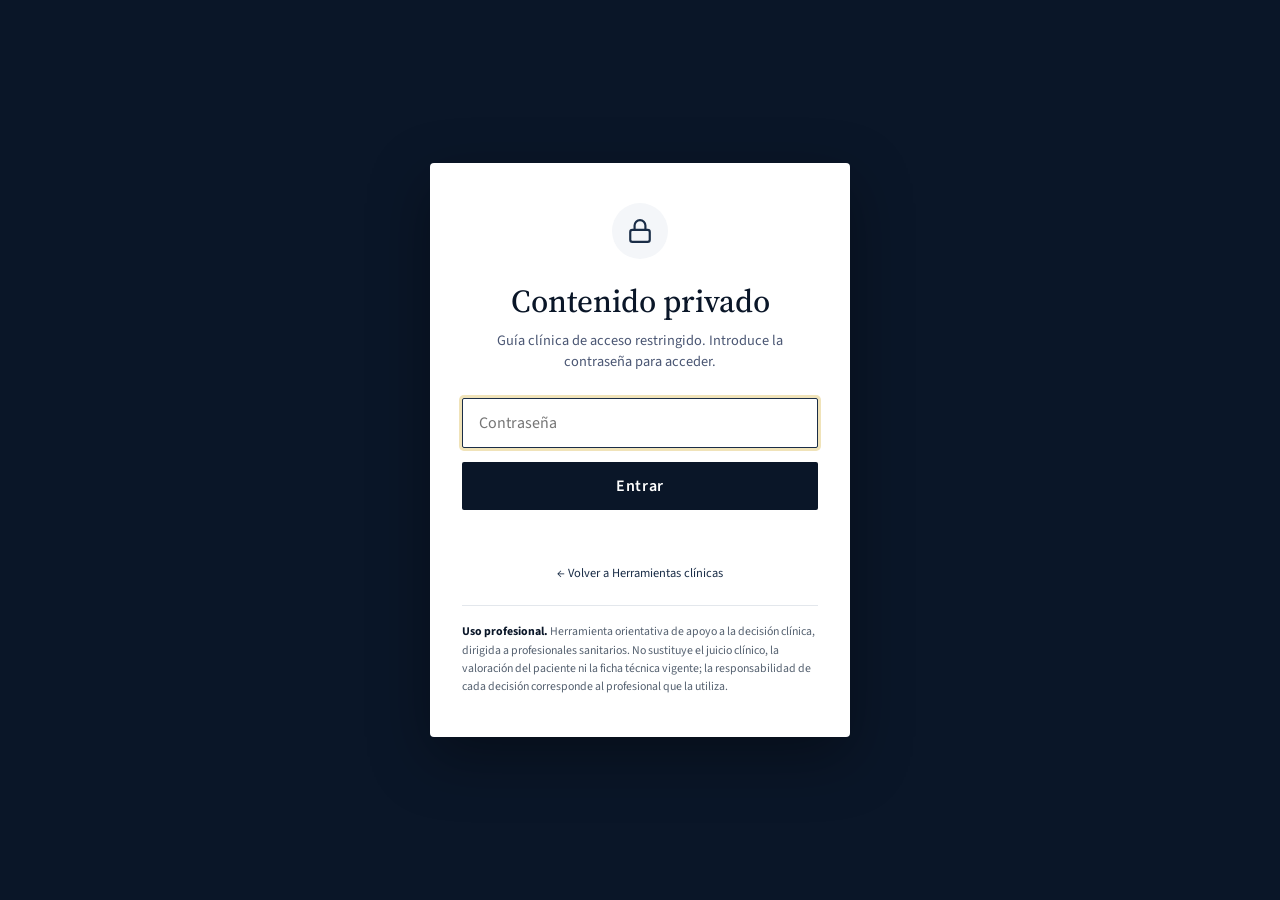
<file: tools/stuimujer.html>
<!DOCTYPE html>
<html lang="es">
<head>
<meta charset="UTF-8">
<meta name="viewport" content="width=device-width, initial-scale=1.0">
<meta name="robots" content="noindex, nofollow">
<title>STUI en la Mujer · Acceso privado</title>
<style>
  @import url('https://fonts.googleapis.com/css2?family=Source+Serif+4:ital,opsz,wght@0,8..60,400;0,8..60,500;0,8..60,600;0,8..60,700;1,8..60,400&family=Source+Sans+3:wght@400;500;600;700&display=swap');
  *,*::before,*::after{box-sizing:border-box;margin:0;padding:0;}
  :root{--navy:#0a1628;--cobalt:#1a2d47;--gold:#D4AF37;--bone:#f4f6f9;--ink:#16223f;--muted:#4a5673;}
  body{font-family:'Source Sans 3',sans-serif;background:var(--navy);color:var(--ink);
       min-height:100vh;display:flex;align-items:center;justify-content:center;padding:1.5rem;}
  .gate{background:#fff;max-width:420px;width:100%;border-radius:4px;padding:2.5rem 2rem;
        box-shadow:0 20px 60px rgba(0,0,0,.35);text-align:center;}
  .lock{width:56px;height:56px;border-radius:50%;background:var(--bone);display:flex;
        align-items:center;justify-content:center;margin:0 auto 1.25rem;color:var(--cobalt);}
  .gate h1{font-family:'Source Serif 4',serif;font-weight:500;font-size:2rem;color:var(--navy);margin-bottom:.4rem;}
  .gate .sub{font-size:.9rem;color:var(--muted);margin-bottom:1.6rem;line-height:1.5;}
  .gate input{width:100%;padding:.8rem 1rem;font-size:1rem;border:1px solid #C8CDD6;border-radius:2px;
        font-family:inherit;margin-bottom:.9rem;outline:none;transition:border-color .15s;}
  .gate input:focus{border-color:var(--cobalt);}
  .gate button{width:100%;padding:.8rem 1rem;font-size:1rem;font-weight:600;color:#fff;
        background:var(--navy);border:none;border-radius:2px;letter-spacing:.04em;cursor:pointer;font-family:inherit;
        transition:background .15s;}
  .gate button:hover{background:var(--cobalt);}
  .gate input:focus{box-shadow:0 0 0 3px rgba(212,175,55,.35);}
  .gate .legal{margin-top:1.4rem;padding-top:1.1rem;border-top:1px solid #e3e7ec;font-size:.74rem;line-height:1.55;color:#556170;text-align:left;}
  .gate .legal strong{color:var(--navy);}
  .gate .err{color:#E24B4A;font-size:.85rem;min-height:1.2rem;margin-top:.7rem;}
  .gate .foot{margin-top:1.5rem;font-size:.78rem;color:var(--muted);}
  .gate .foot a{color:var(--cobalt);text-decoration:none;}
</style>
</head>
<body>
  <div class="gate" id="gate">
    <div class="lock">
      <svg xmlns="http://www.w3.org/2000/svg" width="26" height="26" viewBox="0 0 24 24" fill="none" stroke="currentColor" stroke-width="2" stroke-linecap="round" stroke-linejoin="round"><rect x="3" y="11" width="18" height="11" rx="2" ry="2"></rect><path d="M7 11V7a5 5 0 0 1 10 0v4"></path></svg>
    </div>
    <h1>Contenido privado</h1>
    <p class="sub">Guía clínica de acceso restringido. Introduce la contraseña para acceder.</p>
    <form id="f" autocomplete="off">
      <input type="password" id="pw" placeholder="Contraseña" autofocus>
      <button type="submit">Entrar</button>
    </form>
    <div class="err" id="err"></div>
    <p class="foot"><a href="index.html">&larr; Volver a Herramientas clínicas</a></p>
    <p class="legal"><strong>Uso profesional.</strong> Herramienta orientativa de apoyo a la decisión clínica, dirigida a profesionales sanitarios. No sustituye el juicio clínico, la valoración del paciente ni la ficha técnica vigente; la responsabilidad de cada decisión corresponde al profesional que la utiliza.</p>
  </div>

<script>
const BLOB="RopgoupZlDPX9tV3A5Rg7Mf9Havi6tgeFRIAkpBtHvFEDrE/QnNh1nD/e18NFqQZbJ9NWgFVevdJyok3XpaUTpVH9ca5rv/iFfFh9XSdGbNNNrTas7lqZJUGEy7Zq7bfe/63yPggMjXx44717Rb+pVxX9Iz5JUmGw47QQeeRGMD11x0OM/0z0EVTKqL09/QSXeZmL7C4mQKLqAeJneztE3CThV1aUcUA8kncUttPGOwPSchQYBVOPf0vrqkcEN4gr6H0/4v3FO7eq12X5FnJuwy3dL5/zH44pbeKBGNs9adW5EDL/7dz59LjNYe6AlcSxfYgPgdZ6LqXD1+I6tENkcb1X1CPrwJaSRG+v2mPnQhjOVUYZIqjda8rx/gOc9lwWoOtArIne2iz6HGiUB141lVOC4z/z+0mjym/nArIvqOQsqw8ZCy4acOwoJCz7UeyAdYoyWXDM/jUsJ0aM25p0/AYvAbF+9yaEHzN5EIlmNzQ+n5S+nIS1MSjTaVd7K07DA9e8cW8UFqE8K8e7QWy+aNwiWHg17E7Pc2UUBlJMr0CZ0PTsOzsIf25BEIfBdPk6PYJqR5LPXAXXJEvVqfC2iCQjvf1KgEeRfqZ8xoTLmuFBOi7rN0b/5LwVpVecL0D18WcQW5XnFD2WWWKoM7ho1w2q6FVMYHFiph3cRl+6G0mkHaWZvkHW8UH+kjgovWrva3QCEEokzwi5miXBEvw5dYMAfUD2teukNPHfl7NZhFRdvw5Iq4Wb6wi7UqyW8XdBL0QGGH/RABJf9C99xTQYLxXWOsapzKvOdT70lAgPrkKP91Wn2kI6eOLpFsRETulbUP7QD39sNUgk1f1LhyzgHUnQbr4ugvlIHJveeXbjB5eksFvw/fad4f75uA5J9w/RTTg2vbTPj0Mn6CVCMxDScihAir4AfGJPnCxM+GEFXe6TJW5DPJ/vtY9qvJV7+0gFX9HOf31izUF4068BOJdewbejbXOSkodSUwNHHSsIJfQl2Cwc+LfudLUAc7LIlOAOKiz9qcW5+lSDT+GuEiYMiTYXrVeykoCQ4nFXq1HQf/du5FBg0YWpqX2bssFt0NSTafegzN+ouA8njaB8HoA9XxLDIIDjcUMNIpE9pt8s5dEpQxgnkjIKOoLV6CerVnTNYNxcR4HYsP/9GbDpVmvcWh7/9IrgNlRTDsGmrQpROxzj01Lt0GX2YbBewTlasgZiAiO5AUU/Rd9xkOvxl8J1HafJsnCJgjKktgVkPUcLXBWwbwYsNj3RvNZAThmh9FpyJF3e9nBJjtC1ibHPvXaQdSveltFuv5tzglQtItRt7DpTbX5l+4tvz0L25YmgXbx/j4Ng3ZAt0xmhiIjzdNj9G75WRJVaTo07LxYWxBnOvv/TB5TwAAOZBAb1ykBz3pubNIdTnd8YoyPiu/HpzlSKcRnQSM27C+2JxN9endnSw+oY3l6ScWQjqBNKXnouMjHTiymV+PcBKzmLELS9p18lbl5+zBSnOyxgB9ZI7xxPvnIpcMaHLcP4Qh01lcrz9EHAAvkeUwXw/HxOauRZbSTPyIuiCZ+gU8NUSZwaiZJPTAR4jB+XHDuzH06hSWg8LthXgiOWVu0Q/5LRZlTklz0sim6yHiV4XPVl3hzWUMN+rvabie2oO+2mtllxdolE2dHuL2nznGkrZTVdJWGMoKBF5wuxybaY5sbr44QKkQ41ZEOs/cky96yLeKL6k6A+jnxi1kVMt97rR4Ba9c/WVfdK2nQLoy2OmJHDWUO62eKjK3atUZA10tHXP/2KbfwxlGD7R7po96xtc1GJpA6kJdtbuFZ/K3SfnQOTpewHvraRbDckNkvhWEdqXfZkOUBvohk3meGfZ3COsBz04b+2yFZDDlL4ahm0aMyqdt/J38liumcMybzBGWt/PkENw103HFva5Vun8RmDuckNQ+ivZL63SxW0wFbMc/25ZB/SvkMXFNBRxKQx1GbC4YuxWhpXfrHb0IQL5yRi2Hz9VcECOOWwx/OlWS7nzC9h62paqqy7xOzRXLm54GyDXnzItD9pHx0qsK1rBYbnCGcyH0CGDKZze4pd3K36jP7kAZZrFTVIXJb9Jym6MvcCxFThWUlxO9INuj4Oz4+MEBMoL/T3ysgcL23wqF9FvQDV+bGVNRTcHRokTxn9bvRHGa8bGIKjzx+CXIXSfvbNFW3tSv9Qt4IN3KsBrcP5D2CaDTzrPoX12JtKuXa9Sbjc0PGP8VuEtQmXTJP1gAj2QNWD00jifbT5e8O7YLnFQDv8yJ8hqAifXISrGllPMdze1oVUc6764M6c0d6qpUDl/jCjrJf9aW3D/6WxK9/7YHtdv4Inaku9bUM/XFByc1/picCrdHFguFDEwfjTfXPa2dWq2HDySleG/Dvd2hmOtFjxnSL5Ai/CRgZTrDEY4LZnIOYE47Ix193OByo9eVYJBfI654JPyRDENwPI+zNNfAg0tV24z1EJRrIfn+DHXwpJ5VnZ5lH3di+rtVq5rZAW9pIp64Y3CLUEgr3ZvAlvMooiE88cQd9hhuYlVzFGuAfrbyB3SkxHxr9PGhhhpdwe8uVSzP4cnOvdf/UJXQKXfpZYubLhHqhYD5tiIdTphu8D6sTdpq7gx6C17HhjKu4zG0Ee0T8waBtZ0wbzuzfupIYdcIrArfwn96IxpF2r9x6WZXvDbrA9WAiyw99zrZtS/E5uB4XR3sarThlUQcnavAOtznA9hC/q6uTFxfv5ABBN8r2K2KAjdzPQvJ1edD3ToZqJyIZgf+/YhL3iTC7kbnWU4h3kVCgfqk1OWnHyk0NS9Ka5jGZTWYqUo6F1ejw9+UQygn5h4Ncsz2gCmkcJSPgJZf9sO5Hk+N4DDTYx9q5ba+hhVUFNhTlY3rrH0Ql57SIeR8u0+TBoi3o9WjM8znpko25Ll99lliIty+lGzHkYa0kccDerlIXlCOKcHiSzgBnv2miCCSuS30i/IGOYkQ/DXr/Jo8l858j3hP4zYnSlT2XnTrABMuP1XVN2wEUc4vPA5iMU3DfgPcORvgo0jj0rAgEHNlORFzrUXXeB9fn9mmlMMXAx8BRXJSCtvV1vQ1Inf3gPCoExDIZm8nGB0cKC17BcS/C/9INCPokKykWfNu4p3Oy/VtGgLNCeHX/LEM3Vgyn1iG8a9Crk3GrnPiSeyoZ5fqpkJwAGxOa7578kT985B+qG7XIpIC58MDR3cka8fsaC534aBshO9qUdctNh2YdVFKWAIfTDP/xZwhTta2Lus64yNxaO5VUaT+z0ekhlIyt/1q1oI2i8AM/7PtxC2jn0L46fBqxWF9XSQp1I+AH8cbCvd5E3+7T48OqcPZKh7EfMFRGkX+644JdQvmhkJDhu8Iq7aggeHVj5ewzEoOaDGXd9s+wSvlNdZZpzuFkQTMLxkwB+jkXCagazGanVZILQZLQhuZc9/osmhGWuPxEhpc4H0kxqpmiKF4p2WkKWmSVB04U4ul1UhwSDtiGioNyauvftEhWdLZildN8VwgSCynJb6ULThxKob2orfvFFOSG6o0jnGkdKYX/U5/oe/XetBDbUfuF3fZWGZ05KT6qpfDmTLU3j1SWMS/+OvYZU5+W/rn8GK+6VW0KJ8VclVuqbxxeTqns6VgbnAD8UYmTFZm81S4VBYhye6ScMT2pvaJkDDEDTBqD4bgRVM+UBtOyWk6Ar/lV0nHBYJSz8yrRn2P1iNIoqpRrstYj1cJyBZzdILFxFbTBCs5VTzEUEneXQ3a6OmzgV7dNVaE0nPaMn/Gny5aSnR74ibx25wHACtnWdtZtPbGEpxsSzU3ZwyjZ2zbs1IXRtPoDqFoTKOgAMtzdsw6EoedJskyPg4sACOfQszIot2cZwJbQEvE2NYUitjwdh/zo/doZAOglwpyN+QhIsvoNe+x+sz1kJQdkMwbXdi8K5d2zg25ElZID3Bb7gjPkChKEn3+e6NLmYffpJXBPRqfbUPDCMKr0WDtQXcS6T3+JeAqBthF7LYAO9yQhI+MbLE/4nKA3j3O+yN8VFDj8hgx9+XggO8xy4QjBgiQV60OaGAK4uflAcOG8fZMnMpiN10jHlzT8EK+KpeewNghCZDgAKNzYA+4V5VKbYDBDRmVffm5NZbUebDkZEOYULwHGY1RvRo+bGRQvUMggQIwkfDJRyvUcsKOzJTRNNjkfB2MzB1DrQhqYMVUJ76/L4LBvzYYvxz3y7J4+nCHYJz5HbWc9Nf64BIUTGRuGkn+Im6+2XF4QuIS23k0SL4PjFnx7giC7qbyIgKUXGObtiYrEQH5+b2nk1VsZe0wiUEYVbduq505RYKKLFyz2/cViW47NthHrGqu0lwcxGtGtvVDcFbju9hjcmfN6InB6sBJhAw04SQWVZ91Jq96Kv7dRqdsQeRVT0/gADFOfm/zECB9uysFnXc+8uwjE41EH1jAB6awy5Ew0Y8fNVygsBkyy+XjXoR8l1wRKqhQQ/rXtLVG/OL0VKLpDnkYoKl38WjjbE4YDyZa9ztfJXcbn7mnTks9nraUAjW9vWSrrR5ATm0MmP4r2SI9oUhM2cZwkGLKz9mjewz80BsDRSLFg7+yg7E7oo/pDADkkQjkcXtrclz08lrsXD+sHt7KNQwgILLc4tuGQZ17zGlRVW1z3EWeZ5O7C8sdGCqu5hSs/irqGTo3g1CuWVJKtzw+n3g/vjV1viZ3Dx9K37ABSTy3Umk72GgMWoxji6Wv5diBs4gIsSkFDfqEmcYaoYgTJX14C+/np8euzP19oER3kgiurMhFwpu2L1ipFe7P5Ghoipy4Hpd1TYfus6c1VeN8UwLuMZctNWxP+MAa9UgSbaajF51sB4sQWNzOxyvOfabf1qQP6GM1eQ9ZVVCl/7fAWtZ5sltRjv1wv+S2XjR9VVMHtaWNcWJi172iP6zHQFCJPBPVHayv74RoG8qgh/PI/5Mvxf7ZKaLNaWQ0x+Mdaky41RHi6xD5h4Yiwzc4ni0zRba5WUsw6bjmtedP1yzzd0/E016bFwvBFglwhrfHRxcogLFncmIcDbEOTBB9P4JS6Fv8CWifMyvZVb7j5UkQ5Vnj3i8qoZLfszQcYGouz2rTOmj+PzxE5j768QzxT4gkZCFXT4FLZlVkZGTBi45dOIU+FYuIXYEEqPDxDF2K1NNONQhr8xaIy6X0wew92JoSCIy5FehQyNR8R11hDlbkWJnuZHUH/esBvVIdR0GF2Uh7hcb1gms3ju8mCERVB1LWItynxkiGds2N2ctbf51TcBNVxmtWi4zZBXXLurt06S6Dz2tQHbUYdjSOUVv7VknMWssYuzrfbi7rIQv7HmGLvfaCHjmC4d9ro33LOCAwKLa48FPmEA3/5rFiqB6Bh7EURihgd13smO1B037oK7h0IoJYZwFyBenR9+XTwxOxtf0B9TD3ckopeV0TziW3TzGrCNscdE+2zXWG+8wMm4dJriP0EnHDaQEmcsXNMPEgH8wohGyQk0/jW4ZdLNzPhbmHyOA1PKtDKzUJGoICFxJ1850N7BqGzyTYh00LfXm4T8rtH7gJTKdvGCAi7GLwnyH6pMzjlP4LSbcoY+qXaLnT5mxU/UTmP+Byo5foTlFiRV/rt3/EIyNbFTfYzGrwBXCn0Jdh9tnqf6VLbFUUcOIpPIeujENFmdy3H7QDVN59iDNcn9Kp4rZ8HBajQbG9ysC0U3CBpDyUQOljZBA16UOfkxpIIRf9ue9ulNaP8ItBVt3BXSMAAlx5KsGAM4pEzBZxyhVOiuld3vFvkWWx04DHloLcjAjHJq3Ut7ly953So+Zbpv/a8jeSDI2YueAM8H7rnfiaz57tSKew/kaUmx4frzTzPKc0YerzYDMbzHgH7rGvGhIM/Ktq3NFIipILxYdmcorNUpHM7epM2k6b1K3zSZHGIWU1gjS1KoGsCTJUndzXWUikT6cE7iBNPLMvVg9nbB5cwUdrTjnJY2xxQFqhLG8LR7papQWb4gY6CpzvD79oNw/dhUgLwg/VxfDIEog9qpzzL9QQ6cjL+Npg7ZY/ZqDpDpX1trwtskdohzRqT0mNz6mFW6Y3vCT9nXFNCXRwEe3TcmQQYdl4BxyISHGs5Fkk4zQbeJvKeN13MHDiaaGEBZoE57kN5boKAHYGN1WupOLuqubn9N9M7WV6jDX4IJ3SSDoM7YWhtIPZiBmOmPl/SjUCK2bfJXk7x/fFeW4SjnR2Zptol7z08XRKyjB2f8g5AYHxFIvhV2kuXTViwaMzHIXOtik1wZrk7vvXwjNuxNP5i0R+i8dbNpzrp0NVhfKx7udeA3olRl0FVHH6ALoOv0p68cKahMhg/HhKeFaVQomw48Lasp/q7rHTEv8G4M8W3hYP+QO9ZEUBBIS/q7ZaR5+Oe+rDbCopPrwn44InFxRTBoiI4ifsOzCYkJ9AAqCuiLY2EoHuNP+Nkz9ayaxXlH1BVFCIsY+lFizfTlewnOTcY3gzAkxcwwYsnFwYiSxpZJt/Poj6JrFTNOLUKfAxp5dbqfF4X/ok2qXki78AOtoYTWPdEKD1mB7wFFY85Veew07Lc6AiiYPQmpLz1qpa6Rjz42j3aqsujcBQl7M66Wm1mRakgg9JhpFBr9DNP/TJFl/LwMV4Ks9ZnYDw2PUaoYaRUkufHpH4uEKx9oTLLCAeZfcu6I9Z6MhJ1sWkaBukbZva+zHRUC1YXQZ74MV0UtOy64+8i5K+zLjs9vbPBJF+Ii7ON31dBLUgb9cudMXGVRu0Ndo/90cBnbhQttKasx17Mw4t4Jh5GwzC+yBzbtw3Hhm3iSEQKOI3LrMGsDRX0ByH3gITBeCuXnFlvVQw4nR4L/TOb72UGLbxRLmUhhpoUJYTjvRsCcZroTx2zEgXrwnp2B/fzIYjvR/Zg79v5zfsw9ZAp8j+8lU0ZvDnfKbV4+Zdw2xquJCxHlmXWSIVZhtPHaFWZUrjL1LBC8rvVirlLF2T5eL1TGGyqExLMoKqxX7cIUVEM/pXBAYf8YQkvBd6RApPqWMsHYN0TUveMXxkdav4QGUAVphOWzgiuJLYIMX0ZsQgSHB72dQYcnt9RlU+qNuX5+4gNe1YPYMQkZsYQs0tmauhvQiR34XjJmOh4ufd4K7z7JV2FVKyJd/wnp+jqbdx/Nhz5KJVdG3N15hPcm0wRmjEnitEGu1i7Dq7ETA0lVz5M52osUTvLAV8ufH4to97dd2ORpfSq2F7H4tECGjab0ZlsiiSzsy2wHdpSv5bS4CS4Z8yykbyrQhful20kLFMCTj1KFwBJ7u4++CoFS9f6Ou+xhvPDe7OEfI7DsEcVNv2POb6aYcGpSaGbXmxmV4T84hdz/+lXjo4dNguwD9E7zu+FDq1XpW93/wrNLRRBtEa4Zi0yPt3DV3pTxd5tD/Hj3IlDnIVJr3/ph9etAOkBCZec5Em/YMKHyUykILI54ludf3cEK6/KNb2euGpC4TopmTi//aSkN9s63/pBbEPBEBWyLZka8L412xOYLSy/PNErW74WgEJ66QirKzQ4M478Wx9VW223v/T2FdL8maW4hqqyPCpzfynOx04Nq8jzsC9vWT5zel8fWZDR1FYtbVX3MZhPNt2ykLV0hKOAOG8rETsxnul/E+fLdGKFJqBH6A6fmpXzAXompL7VgU+Vws6j6JV+o8Ymp+djEPwuWPr+32+QMC9c14juuSmzqmwKO4CV9IacoqLVVfs3/IkmalI9vXOeRsTBWYB4xzyDW7eLj7LiuTx7npE1iPHI0CYKpKmWpT1+h+IURWsg+T4jwtQBIJN/4Dm1XjeLwaabeLoOvYxD+ek6VtrAjSTSj/R66WeaAKATCIKRuia1mwD/Fsz+LBY08nDxyWPZKaDRXDtRjTDOUjdW02kBovCW7pkr+eI21CDamUPCG/3xw4cTNB/vhP0OPGL0mwl7c9E37YW+mnj3C0r8u+sh4hKcRFaa8VpZm9kY14CGb3v9E9cMh/unr9Az+LYnge2wj9H90kGjh8KniWbvsrcCaPeVjriKT/FvW6xMsqnVBXrq/+539kRRnIDq3+je28jf20MMmIdqtwbweM4wVY8de/1H9VX6KLfXvFLHPBdZWK417iMB3ntVKAgIw9bknACJvB4LDos2aE8b6tuO3jmUwj2t4vcgWwXpvyY1eZXIjCBTwbvRe4NdoHp29qs4VHRIdWCdfjV2F8CVQPQQ+UxhzjxqzikZWbI2j8t7s9Wp/5EPnvjT9TWUWsyT+QdzKXjoFrka8vZp7afeNUclwFxjP2cvMtCwAAAekIt30+DWblXvWUyZPOxj33dUg66eQSIZJ//m/5H1fG5XrKyVkoXUzAaP89BqwYf6J/g/vjEveY8b3bE9Gm1FguM1aV9Y7DxzE3YxQYpjf4JeJl2zgl14R1dX0cfbysncjnGcGN1x5Vy3dim0VNRfIaXVBW3n2/Zg/z1HxYIiNJ1cuNGPkGlhZl5EOHlNKTG2agFC28BnFIfvtuquVexmT++snVl3UEuAaWgpBhSRCMsLxBYnK6wCGnhNKfk2OcWwq08iG7J+prHKGUJRIHMKHFPLuhLmNHCy8720EJKPcqGQu+cvTGLqTQtHYMfgCY76XFBBwsxeOYwaGKJmxHaP5xhUw2tlAN/0FODINnQen50AbQ/[base64]/+HCCn1RRobszwV0SoWUuNJw1guf2JucDQHldjp4+046zP5US0UkPAeHh4VrzrcayxFTBLWCi6eT4y5nH3qh7RsEkOvDhcduU7Q7YmIV/U0EhQ6G7xEgAxAAK76zV9W8q/EatxNbwIuq9IlttfJElAV4kM/T3nrHlq4+6UMzZalOr3WU+S1GYsv5EeximFrJwKVjgcbz7zsEThjiQiJ0sJ+PJQV2FD8wjJb9KXOW9/A/hUOpucGtMDZRmvHG/K754N9YADEV063dVStXx7w1eaAWZvd7yxF70Ldmfsva2VfKYfScVA3/fQoa4qMS4k/uHyRjo5xaiG+y3a/PXmcn3M6KP3oVGEbgCwpJ6qDu62NXaBSVSAXdAZca6jc+UMMA9omnKcM8ETSSAdM9qE7haKCX9oWQ93/hSHiUv150JhiqLld2gvwmvPR3eJ0Bpxkwo/RgvOdh6P6noukZRjMhfK+XdJdO5cW/eFpWeWESJhcwmg6la+pw/7dCVMHb1PVWBGvuRE0wp3hLBzBbDeklP5WgzQ8FmcBz7vdbeH7DimVrmYabBy0UYJ6pwxIVpLqDcjYkR+G92Za1e/JpIKUGTe9sw0JFZ/agBgVt5GyLoYzbpTChCb2oK0YY94j3VACag6i1b6j5ZZjTHHW71AZs12mxBEwrqmY3YBRPe2lOkgPeQSRJU/jnOB4k4OUi9AgbpwQVKYo/JzLubM1Jp8tSne5pKosNOZTFUHi54Bfx7e9hSV2XO2olIV+ru8qTZPljSQpGwJvn0eQm/wVA7wXWcVlbvHFbB0/VDbsA0i1oMbsV/9Ue0Zxbj6mAC6H0GaqCfRISZB8NkD2PkFP+fUYvwJH4yU1OOsuhrEOCRQsFFAPk2xqbnz4J7u9/YR8Z5/P/4kX0owLFpI2tbo8Tup7lMee5z9EH2JCr5S5FH0/URbro0HOUtsJGVIZOU4x224sYqFtzT/1oAD0uYEH2HjXPocUk/Im1CiUvXd4zALQDp0W6ibDrCJ7f9XOixDjTX7+OvAj9ABl5hyQZw3scSXRzCJ0PPald5lQxYPU2Pk/dF+QbDYecgyEcZsYR/DCJAKDid5gN/XV7pmSo8YZwc844RX7ZpaiO2cvGOsgtUQ52Wu2xawdzAW36R1ZckK66T8zD5vzDVphyYjQyfba7IB2q+CCmFgGjyXOhlAA0F1X92IcoC+t8wDb2o66vJV4xYbweEznRPei/n3f7PhGNVXF7ibQxUZhGwjGcicsdtamGP2CRR4WtxRqdQiEwJtHndhFWtwczAMVV0IjWQwlnYF/0My6PgOARSwpgufD1RzmXxfKbRoLEX72bnAh4QNfHWDq/sZgleflapV8Ni0ygfINLYOrnqRz1eDEZacl8cQYWpyz4bmKAhkDhiDjjahgGd+HNgXF/CfXEQSxzzEKc9H5T1GOMoS+h9JUnQW2M/rYzjQPwagHXQctgmrfB60a2PsmmunPh3uwbdtIhebL5qFDLvDk5iYCtTIQXcQWP/9GmD4ARZZnIZNvYcgNopnDX2Q36a9iiq6a4TkH2oBiajUGqYOEDJjM3VVG/9sRpPEznmBTcz+Rk8eF/vT6oKJnNu30b4nHHlR+HA2J4PV/awQxgtHWudNOhZAh1GOz678OFWQDWWvqecuuJhPW9gN/fWV+SuW+b7nEERcAFp5+HbfmkkJtSrlbEj8UofNFOVCXo8qieymPNe+hIV5cEbcBBRgHSLJdkuKYJRRRR+0SKOhxaLNRreo/a7aphEgNOraylQfzsnrURGnKqk8X2UfdsOe9poEMPZJ1+PL2W8JYuajFPFiFcnGvXbsJunOcOsIE6mSVx4RmZ3Vpxu+aLxsy8RDKLc0omuJocjIO5YHfQqHeeEzlxpxhJYNepX7zPqmA/8IQs0wDcIck0hHGEyObLItLGxb/3zRnjW81rYAsgP25x+lW26wAWdWKqg73vT/YDIUzjY6pIeY12qXVjSj6nwIwpJKtZ3Wx3saJwjfqE8JQ2m8s9xqpUkCQJ2fYn8BepfQPB4eR0Ceid2WrRmJSVjZqwgMx3hJ7zg9hoHf2zLeh/Y49KdxK1iLfn+zAtk3dszLe3IaPCJk2T2aZL/EEjj5bpD16mapouNhgxsheqYK3agUKEZOKIV7AoaHin3NmE5WjcU/OoljLQmJ8IBONB9DAL9nAP7wIi8C2aCK+g4KiWk1KKXWh66vpldSWYThWyUDuR0jHMMq9rBXObsGgmWhbORJZ6VwCkQoqzNfPLVER3hQdtnglS1tAKFA7vFGu2+iIIKJlIKG8xqAse3bbFdkBZN9e4uaRH3q/fcmSRuh856rnI+H9/[base64]/KE+IscWNvHaRagcjVZOSQGJctSdEWoBNVHwm/[base64]/OEMyQYCl6B1qUv1/[base64]/RiacQ4qwzUAAsGXw6SW4n9BUNZleyJS+UOPTC1R69U76q/FbwJZRCu5+xDQ/lmsohQovB1PfUndBe44UuN5uEZF0pzijbk8tWHEYKZN+bDIzJqkW2SM+WZ5hnA48CxWRHHHlWIpDO4uuzm2jtwMUp7lj9MRb8L1/7/IW9uE32TvESIk30c0W5RFyZdGlE7v5/DxLr7eyq0SE1Rq+Wac/VCMm+4UggwVSkVMJaFLiqxG2uQ1fWF07Piwz20ZAMBunk97n1f9pYGVWnQXj1/eO3tl3Tidm06ejuxAcEwFwTKgMHeGQVt1HRhfAM8lAZ6GuDOwW2KN9/8r5HgSQqq8RIyfRXrzI7Tip9cYpwtbVWLGy5bkxrL+fvTc26/lIf8LWSs7oLySmfKYmk/HX1/nMQil9TWtnvR2X7g3kKzgxjgllOgJUAb2a9IBHO2UmhrJfnlEGRbEirWFFU0WPpnhrw/WUBF7MHNpUriq8QW/DE1PiIfdZN780wylx4DLbjcW8ladNWNWdc//NljuFnFJBkTjWnIDAsCUMGHwU7mE/E6xGQ2UdELILYWHy2bSuNcmJ6uryCrZj6qVwiN4lTeo4mNu8GkkLCvpUyQIRZF8rZ1Zm5dfxyoiCLzfrlwBDYJ1MzPyLdpVtBA3do0wXO2ZozmjW0xJOJAnCWp0HTxz0txajJD4vpZPvHf8unNzgo+NpZQM9O9vfacM1GZNYQfoSnfKoNzsMwUFN+nPbodJf/EFkzLUWd0jPoSdoWtMKAIhE3T2E3fQpUEX8gK2SB6oT7vgwMGVTg4Gr8dVZi1Bjeyy41U25UmQl71bsM2w7SW/u0InNB2zu+tbjZgTJdi2zMYjD39GY9lxsP4NdW9ybVqTglssQF4/JcKnFEJ/tuAEfkrmF+NkyxrlS5oJ+uv9nY8zRGr1EGRrT+vxyKeHz+R34EQowcgVDgbHS3oUQvAU325oZmWUQwk2gEJujo+q/R1T3TpyvT8pPsW5DAMn/kUQ4rZ8Hb/LdfJGLCATbNftRHf1xWW2Y3VE6aQ3w3eB3rg1VxRXWIoB9Y/284iIdQyu6Eor/TTJ8OwOyx1FIoIPQiTxI8azpogH4pF+FCu1aTPbv2xvnhQ15KV+87lqJekAgY4Dm4DlR0My9tznM97UvlDHuuv8U3Hyhw8PzOC9Da04Zglbp+Rp21G1welhowmJmjlIUv69oTa3GvPJLqu7x0Lx/IAmTrdfnWDQEAmgafe+tGZjAz2c9SJgq00C3M6dUPqHF/CqExRcDmrC1zpr5y/QO08db4ZfK4rcyc4nKGXSVJecijdo91aMiW8M0obL/UqrVFAtx0g+fx1o9iCp6+2sWbaVABPzCwDEYJ2bkS/DmhkLDaLqCv6nahBAcGZzz7UD9gUxOOFOZ25JcurSgxhMEEftpQay/ZwPLjplaJ7Ds66PKP5V3YyAnm74FJoOJVLcFybA37pUD3pQcEUHBZysncLjAqF4f1Stfj3bVWKY3gfR0S6OE/Pp33teIGbF3Hq9andrvQC8Wh3ZyBfuFq5K9COSqV2RyTaX/6IggQqBcNGB41TupOSge+1uB/RG2BIxn90zGyMbGRfXv67obIZdv4OQZPqR2JIUmA+qecC1lZD5izPXE14lq3WvjM1EQxUQdx49YzMI1zrEOGWt6Vmf2kbhbFGXSQEMtqmIdXahgqnIBWUuss+kiTaLbffGGUH3vmszpftgNjhpEjU6/G2bIhOHUP3NgHry94XPjulZ6YYHck0AtBWDLwb64keEuaP0V4lQPGrpcj8nPVq0lCGXjAd34tNUCInCXU6EOfMQPwuL1XH0y9t+HvqRIOsUVLQr/d1REAAA+rkzPyWLE09ehEMwi9o9nmVK9EAh2pNFkbyRKDo9mxR/wtMDKYvHM2rITKEWnjgzLvYM0vNblxrCnWke9Yy2CtMhGJDmdKPiFjS68CWtF8xlnCr6ZtGjkG4rjeUquseh9eL/YLmuePTGWIEtxqifik7sGjPobrqLpNentzvZHKpPtQnNPLAQYiZe0pnskiRelUCBv+jlGZ0xNU0lM/yqc6Z1SkxqAFReCm/ijN/CSv8/IrtlkEsDaWhp0UY6D6wC11bqu5kDvLD1CacPMvLcfKm4ncR6amxMsknvMc059T30mVGzTEpQ8slXVZG3ItY9kPMOqmw/zqpujxMC6OyOMug7dX+rrhBBBxQNRSBVzmBU6fOKU0G9qLuBD4mKX/tViBZCrfAEII7e986cOzvzMrI6LIBar/neDFY2+B2CvPXCEHh7C6a77js7yh0lRKD2j6CSM2mNkRV+WLKHmjbhHUAlex5qATjOMxtrdL/a8Qa+yKVZw72ZAflkw4eHDwBQ/+8ftJLmQEELnAIrdpq1XmgHR6Yt5rnUIRYrcJi5p3JjOFQwqu9gc3fosRZmrcL069OEd+OncgjopFmP8+wN7KRv/eFyq1YrbSVVixTVrW5kLFxLcTaMapN8FgtctWnF6tkHORL1R2DZ/adnYHF+tFJEnmZGYUo/+00jhWg2837a6QWNdGSs592H/9xtvXXmqZG3fzdLsMVrEY8HGLc9yKLa3jrxOspC+DsfV6L2RdnYv6jRu0DESnFH1HVsZA5vvu4MVw7crgoh7lVoiPtbFG2h7A7djvK3PhHwv1+gV9Phf7lFfEk/FPnQi9Hxx3z9RwS8Bh7T52uVdeqmh7F9kj8b/IczXSXjjGSvi7YkdK0I1RWJCO5HnLDwmDYr29+W90i1X/Iy0jPpwzW2aYopRFqxMT3/A8aOhvEMCyoC7jQjKiyL2I1pWXnjcgXnZ+OjwaRflLl9Gw540ujoM9TcE/Xy4WZ3AP4y83NFqbsdifHj6rVhX7AZrxJxHlDx4zmBvSRNEqhURo4ONCrEZSVmvTyzvChTIX/JNtLfuRF8BRUD3Zxg4D0sPwv1b7u858PKsoOpPXCkeUwAF1JUZyZSJStqI081mXQhwezIoi+qHrTzorqIWo+KlOCvH6Usefcfssr4pxgq8OoVYR62xnRSKieoDAiqTdKZJPU+YTauulclPgxvbPV2Ibufutq9yRslRZJkHxTryfeE0FibdzRR5OI1AgAy3reh8x/CsXl9oz0sEPetVP5sfrev9EbIx3krDXAP7Ojp0gNT3+FKt7cVL1GDhLS7DJqJci4lIiZ5iZuu8A8Q607zJSqXsIqaObUc9JWngIm3PE+CZ36/bXaVA9o6r1OtmE0y4TG2CfsLVO38HQwb4sfJamEc7uBsBAZCjjIkFk63KuBotrTL/k7BdiCgrkP0QSYqD7ZNRRDtq6VDRySeYUE7vT6/w/SkxQYg1abVrX5BpV0jTcqTiqWb/yK40fhiQWTDC7svsSygykE1njRz5JuqmMJoztuU6tf2EbyXfoQqBe5kpGGBSBH/L/qc9jp9gpGi8WaHvLzhijm5wO1oauX83/MxWneGIIH7PMyVtoKQuV6YYZW5muMWp+Ld5FwqMhWD1MJ9SX9hDNJdqyss+5d0VYa4NqOE0FFJkMt9+tXtkL8nd015QZzS49cnrFTGln0O/BC42pnsvjwNePGgvTD/UQ3uk3jyId86+CvyxMm1iFlicg6g2CsEa7wptmtV8IDREM50aZxiSG16sSB6QJf8+rMm1TGz7b6ojhdPlLWnpgBqfauzJl5a7g7bvHvDSF7JXgWxoXR13dlJ5xaw0tJLdcCVkBmrVLONIGGWgOEqCS17/TFBF5yKUBUq9PK86zR9gRKj/JPRwQbOEEUSrnnpJQrgG52j1EE8logjR0XJH92n4Kf50T3aIEfopPTKW2OJXPOKQEsyMlwyuSGNl/SwF7MZDf3zfFCruew1AiD+UXcMNXHjqUYZLzhIqdgZ+FMnm/I4fWJuROhtPmgeQN5D4jif/ZZwr4iHp9Lg8nDAjTCRW4B7pUUpzKwxklmHexZVCqzPflWERaqYh9ZXdwUOdqpdByH2793HGvzk4ls4TWhtjBA020P6W2lNcF7wER3bg6p6sXFchWWkGqqJrp8d8JwVidnh6ZgPPTg+fn7iijI9vLBKJfvZUj3VKS/07PdECsDrVa52kO5l0Kb/Ye5Ud4CjOGdoGrjuszFldINqSN60bfs950etHPcaoBfhVYc8F7y3ch76Vw/dOhh/qvjlK7ejrs5trdD3x0c6y/WfTW98eGHACQItg/[base64]/jD7l1S7dQxN5iKCAW2Xkq9VLUtj6YHdnxgq46mDMizrJuoTQFK3Ti86UVwZmFbwOfdvWyv5rXLmwJBHw4Np8Ygwp8VHC8Ch18AUSEuazchH3itZ1tehrDmiXimO7YNnYV3zAHrnr/biOychUqHpWvQwn1o5KFEYH/L/zYjJY4tg+9UajvCI+2siiSqfdDsyyQsWSnrxCZBduj1p2je6HCL/6Dr2e/4LFgwGzi3f1/OG3Rk7nOUVUTmWaDOZrfSsXLjtY13GULozTRTBm2dhu+cW5UvhxVH1T56S1hYjHTXS+I34Pu6eK+PNqIXW6JV8sCIT3ZX2BVgfTepuHEWC1OvL5+uaPmfwXsNQpsN73JcYzF5odMffDGtAloQDW8K60OGDmqW5bju94mFTdpDWyCdVgCME+iMewcvXzDsYTsTciTr/2O1UPoU5goB45uVYx7jUhNgjlLmNkhvp9CQN69spFonLx2tPxUoBV3mutYtCaU7VAhSySkD6RL0Vtlbn2ay04e/1Yf4sXepwrX23wACF8z598ShnJiWOyJCa4sxdD2ESx4wf+WtvkakXCRqinUwbO6b6p9RDLXBt7/1B1K15KCHt6Fq8ciNulvKIeX3YbwHNFHj75IZ+5arQQ/sEHQJLz+0Fb3Lrlee3p8LFOgZOuvVVnC7DUPNaIYN7EP+kiwc8bHk/wrxLme6iNryARcehxiHUvdXf8p3tK2CUIfOAEolHup6bE/Tg76D+2JVPji5r3hqqN5EolkDzYfqynXBM/B/JU6HhrNXXjCSwMTn+v8X2B90jOJQHbKP4P7s5WW7DqaPP+1jVqS1AX4Dd8Z91FpuJJXBvqnT/joMMwkCr6DliC3e2E+UooO+S5IMtHd5E44iXIrJyfFHRNdgByTw1oGg+omFELXb/mn25cy1pjzQD480WiMbVfV4tSfqBObth9GsC2jSnFHEeerDyDqUKgY9Dlv1CQ1xzNjdZbvJa2fid9pkI4pohaynvQzw3TaKDGYf1uxQzIQXYJOcAgI/lQQAiXEP5DcfVraZgtTrg0yl37YRhVgoqatuJKj2ozgrjIco8eupjhMDbhWPGVrebhFU3U2lXM5oziuK10g980qhGqWlKAmyfFLzVFKUI5jhp3ydUAeNKX7u3yZHHpMQ8M7X2r+6t/02BEIJt/iUn+wAgQ0qSZQW1upGosK3wv3djgGpFqJFtq1FfW7gJIiKYcGBqNTT6/uvQzBteQBoj/8788cQl4CPIOcLa7j65ZiVcF0UceEveCuSUfJeBYXqUOIpAW2fe4vFqf89fsxZ3ISh5ygFxhcb5vyhO+yFMRw1MxpxqW/1fL8UG8jgOJDPcr0+ETrs/ttyhOGC8MXKJGGtXxO2oHoANG8rBX+BQ1in50XOTaDPGpRpcncPvF9AmP0P34pNUS5Xak3Y+cTycLJcf4qDLUdo6WfXaURl8X59O3BmcvhIlFs5YOfEhUjKfh4KQF3O9qC0StWQ8dknY6TLJGdwuhFYJhTJIy34UxF20m825dCNHEbu/2DZVE4I6vCR0JBCuBhPqc1Ndll/jhG+XmxGhB3Ryk4i0C+sowgPtHOzXJw4sagRbFkPVB57rSMZvakA56zkBGcy5fpO5jFF4buHBuQoau4ZJoOPJvsJUTzP/WjX4Vft4aI1GSqxYtEEj7459u7frAgMvqDrA7GxtTNRWT2DjeXuTJXKPvmVW85tVBonWfkIOaikuEgmL+MvcBfAfoJC4G9BEhMLK1JLPQ77ZxbMyRN/zyEiS4VlgdIAy1zCSCO/akHU6l0tT45eyXpHya9TdEaaK3JyoV3UM3os9leIfoZO790VGL1COr4z6OcMltPTVJ3MZA8sBOx/u0yorA5RimkLGEvqT23uApRwlaHtJ81yjHJOLanRyHp5Rqvgu8q9qtOlDRljMcXeA5c8BHofwy7+9bbqYsw6MEBOQrIdWtvmCwyb9IY1mp6sKVMu31/TEeB91AaZTf1r3k+fZX6CIV3GsnQfjP2AdQlwwmB4d4M87LKs9KJUMZiX/X6qEp7ACoi2dovWVqUWKdeLPOwBaKsn+9uxVY7I4WP+fWxp1inDvxPHj9Ckz2PvcTQAreafYt9jQ0IojXm+Yi6TEpANnBN72D1nnwFBMt4IcnilGW1wXYKfutRnOJ660qQQ4Fx7L23B0NRQfbVlYCJG2z4n4D9Ant+vu0LT8TmRBhFMb81/RmPlOvpRQIk5w7EENGbvDf0RPNQdThpwUi3mW5PsVoXpMG5B9FoO/YD6AvB+XNNaX7ceotgwom+HeeOqrG86qgy9/6WdSQK398DwZiQwf4wJcRG1EkOhwXGVLM6ncroOqVsdWNXiFlD4sW+zTvnLvDXbxgOeIs7P46Wr5k1YPZdZ1jBaXUmfbd/1dgxJq08MKmhhOyScpzdYadp6yF/GtsO13Z0NpbGSgqYhKDXsOSQtLiSX7QFCmoEqIwDbaPmEet5nL3h9Kp4XxugOhtUb10HJ9/CwT/2DduyM5+JpNvaKgZrsYLHWYUe6vp0RLZJD7bwqVdeR48ck+ow1b1hcymHaorI+GjrUEyQ5JbsZOW2XSG0EeXYjEPB3LIZhtP6UPIV4APQ/NuQyfptc7zYasC2Yr1FSDWFGwY/jhFytuPYxNkYE07oVvOwY3EgBduPSYpLrn4/wmq3xMe05OG+6skdN9GxSnDV8Njxe3hZBYThQK7MduueGmNMvf8AvwHLiUoZQllyBG6hnhFz0diZkhS5u6fw6U8bGBeYeMq3ENUt5l9gYobp9gFxz9gVqGxsS40F/7t7+KQvxiIgCva3OiJYXm2Yp5/GUSanOSm0345AtGLRyH96qOsI+dntnyNuKKvvPp+gEk+oxFYs6pE2fjBbzRdeatp5LgcAdBsmwFpj2hxyHfgCrw2+U3c8LT816geM9oGKnhovwt3nwESauB5luNut7EX/bpDW4gNcl1EjckclA6YQ6dpDUg3Gzg7wZXpWGk5JW5rna91/DIrbEemzL35gKK2eLUKlbmAktHGCSp88ZXa3IJMxdW3swvJ925NHwoMjZbXcPMf1zWKAJ4vF/FvNL07XKZAvUB7TDIHPpJgYgt3+tQDYL07xfibJLC0DUtWXg5U5CFvW+tfiKYitIdCnQV+7ngfYuRWGNq67B6WCGufK3M8Tv350qImHAr8IuWO08lxdvthkoO04g+wUUXng85Qxh1iINuyTn90Hv9VkcOcr1lHkj8ywZmaP/sogBfpKvXpoaGJMhdAc56EovpatxkcQq8aK0a2Tluoty71mBKM7K7B90zrtI/+6WA/j6gtJjKOqAUR/0qNtaXsI9b4bLccrj84lkz+twm+DUwloa1Iod3xS6trZ6L1Im0vriwA52V6jo/fmzeCP3XqrOD33cJq2Rt57Y9+7/g42rpuj4vU2WIfENG46z0pA5Bpj+QXLXZ/VJ62wVjn6upCYBbm71ciC48JCq9kwJZaoaK5AjcRF3iHDnYSw97Ly1cnV10XNTEE0rri0kWrNxXC8O+UrMPHuQbXCEXB672t4FNQ+ZDghSObQsVczEDbsbgoSI6BS0+IuSaix6NaB1kX89qdUxgfitq8hbSDNsRC1oEH7l+orrNTFeD901fBL2kWi15Ueqs/K+1syqukIaFp/siXtcTfLvCMGPkA5HvcfRhDMR9n4YFJ/aWcqtppue7S/bf964bTO3Mdg8b6cFSKuV7ymHqI2478OcPT176rCvUd9VoWpPy2reb4sZt9y4bGF+tNP9onKpbhZaZaIopTloDmPeAO7gz7E4xaD0gpc4+amfCPkby7t0lmPhxz/n0TmhizslE6li6zpk5YdFh3coCGbxxu6nHm8GPiPB5xQeoXmku3RvcYqACsc8g3Q4pKbJEdbWtEntXZVF8i2/QANPWUs5GqYvMT20mRiWYNyM95nGvbFJbHB/D5hYcBFVWFIr9X2KejD5j+ONha6WymjxRs5NVrOsnwAAknXOkFmU8iwLz/S/o7+O1JM2WXkM66un6CJLaqzM6Xl8/[base64]/Pv/BB/3ALvFqoGpenfK37pG7JbwrJRxkbKX3I5PE+hw0cbKekVc031wiGKzglCbLimb3C4oK9SzYtsx/H9ipOaB8VKFIGkCYPHcPWksfKIHmDSBXGKaH0SORviQF+1j9S5+H1UKLgtK9sn69MIInhqFJVhkxGjxVrqJ2mLUeuddmFeEo6on2bRFyuN1lMeOoky12GSjDh20Sz9BYgzV+O5feqZe/QKl1zIeu0yBs4xfnRjdkabuOXi2uFpJ0WS4kdaotnd8Mc71+Yz2EfwrkoZaeu/xXtzaio/q/63CXuXWjML8BghQWtzB+00uj9v/UOQ5FEN7IMT1AEKLrumaMeSlQVC1wal5VAAWBiahIoyZSSfMF7K9S0+GSprdPLMxIARZvAscrQqL10V04l7e7fdWo6H+UT7gB6C28fhQCuE+66gtViIEl7x9ccauoo/XqdmKknIWxD6D+J1H1CwV4YneOhMel6zTDRmz8/iz+mG+50ZGaDsIwhRcEebH6Ohi7tHLicmI7XR2wMgn8lGRLh3t1zcx0MvkGjo7l+HYSKfElb/[base64]/WuNTqNQmDiYuxpSRIqnEeTpbCHKSq+8HAtms/r7t4RuMgHf8qIfE32mqrYvJaF3d+tGfjiCjZlNCdlJiUafVeq39JGpCZj1doQ8YueSTsRAhlaUA4ht648LVl8HitgoW2WzqiIeHxGrYODGi7mt6BuNKsfE7c6YTKeeZnWIDLgnBB1nGdDsElNWOghpBRBLxymcU21t0akbq7Fwqj1WjyqiRACBjefHSeX6U5HTw76R/n4nsDdhOpiV3YnyfN2dRI9NaQm1Uu489815dDawHxqkZR6S6Ou6AqcUuj/soa+owUsDB3HXET2s45ve84eNLOvVQeDfiKIcpDSiEZgtZLpUhCySsQ5DkHV3P/EkWtmqc/6FzqRQNy8WQXK7TxADOLvz9VgGkE/2yrjT8Gpu9IzBcw8gE80uxcILWYUA6NT9Cb89AA26kubOv5BXShkm5dOIYRXJwdyudr5c3eCrD8fcbBI/06KZxO5k4Wgb5IvgFcsgZP9EzHBNOT3TtKYH3xmmPA5fd5OW+El/C/[base64]/trCHYhjKCI73KiUvn63Mz2cLR/YbkLRA4pYXM7w+AygGw2Yohv3hEpNBY9Ms1pEBH7jkq/zzwQnrvjrgt74ZK9nF05hdtl3m07rVMG5OBYHU1PFX7EaSx605to23DO9WFwcbzfJ2gClS1Z7j/FQqZXGagrdLaHBsKSpJw1L+6oBW9mrI6ManFA2lavqUyXNFRUqR4cEGVtRNkLmu/EdnyWlPI4dYaUu3Q51nCmnVmjS/1Cjfkk7dlbvh9uk93LLy1fzsy3A2paIqlGcE1A2ZG9Rynwr6j4G6x+e42pyBVStKq3zz3pZcDHd0Wv0d2bYgr52xeDTeIuff+sWnPGx5+XvBuqqRih3b0aw2abWOEGZFBjzEDmjfysBR1wwoq+GOg1nat8usVx39RpsEc7Bw/C89PUt+iJExJtEO/XepM0YvXO8e1Z0qlhj/2MQ699dEZbJLJGGDQcIo0aKcuttF1Itr2Y32HVz0SeZKEmZbNA3ZQifgYLvPO28m6Z5I/xYEmj88eacX/9n/Xd7R0whafJCkMQWWC73TpveKBehjMNFIPQgItnW+w5+x/iNZhJSbXIK+IHKS0Q8RFDlbXDYHrvvPNElknmEWjgIOs28KmH+6V0g9PUyh4yJa9xnDlkGNrKmu8A6x6EL9P1iljLnDAZotWViZQqJFL/RUDOBfpaRFb3HTh3dF5M1qN9mQg/lDoXL6NJ9Qv+2FcfOyn9QZ+XMSEEgmlyFH6rM2sKFl8vdNQhZ7hCnoJJ6x1CH1BjpXpmQdnp3dNM2ZeFjhQIYB+ZC/O4C4vjUhmFGSQTNAynxndE+MWH9l3okrL2p+H2wWsdQUNVBOJOkaS0nVQBHF6Uxbs0LaW3w5CdV7SypFkE/O03UpeQAlMbzC30MKQ+EggjQSXXs3w9vqZ/MMndCKioMN/xOTM3rnp/fmepsf8Kv+PKBzh7GVcLZ0IA8aVVzndfcDAAvBrOEL7J5/gtLYbfyzhoipUX2OG12NxF3E+U6f1cJ9vyhTmWOmBdw9QADCsl7k0iQcZXQ1mlreqCJ0DMddMKStNd3yKeRq8+iVP/I+JJcY146s579kcHD/LRdCYHQgSmAVMDmQrWgTOBjshFi3aOJ0FuFe7ddrM3sS8jAzyBFxaRMmcz+iwq3g9Y1dT8+y8iJmuBoRDHuGGEbG5WjqpHYvd6w3/UcIl7S/hHEHb7Ettk2gy/RxbwXT90p0k2zs8UGNnrKQ1tvEFiEdcbOdPUx5ckhMkp+au2DlBuVuDykeCBz9UNBGiHnO4Od/GJ6B9d2BvD3P4ddVb0J+KsblRMKCB8Pvhp9FTzCqFlKr/xkH5FH7Krg4jB9aQk72OkWkccCYWumwibVSdo6WaUySjB/tHNtmL7mpoUJYgjp2hDOzq9WmeUwuq6yhogDUcMAqVqEK74g5X2uig2cDKevZSdIHb/iPFFOIqH87Ab4gCgVNpXPjPCiJDJTgQab48Cdwn99/0ew5gp/PXSOa8+EQai6U1AF6GohFa7kqnkGnI1RVSSlcbLKYXNhoPuCumX4/3Hi7yQPeCBWLNfP7CYyP1K5QXULylBsGkkIWxj+cMxUsLdBJeoO8hg4JLgPgzxteo4yyypgKYjxLoENBPrKkrVQyjKkalCjGiDp+pb+VtZzrZcSsvts1XyvKhLNqvGHIvUEF4cWZ/b6agdICfNtm40VUs6wDp685sE6E4b4wNdbUj37nppA6fvXM3T0I7V296vMUzomWz3GTTpz1/mnXsptnBKg9iUllYSFAfmBZ1aK2Sgn+djryIwpBCJSTT3/WbwZOuQEBqohTcvKvKNWhh3ll3Wz4xigiorcsorjpcUWtN9d3pNtuREKFBsf2Ph8DyxxToNjo0HgSHciCXWaVqrlnXuF+jzt4UqOpMVvXTOGMNbiy2kHIn//ojgQxDpO0d42MRQiu4o9AtBE4lkULQcupSkO7Wg0b4j/6JD3Wi0a8ujN+hSWq5HbmwHcdBcgVF3/TJxzjr8Hwg57d10b1Ah5blaEQ3L0NAgEdivK20JZPvzE7SMy1PDFLsmdbuBQYhew8GvG8kRIk/SsGG7tu6G35cSAyL1g77IBlC1d9+36Y9nk5hs0ypKkNcgxJDyLd7rzXMRo7YuEcjrVaSGUOgkZbJdrRbpNzZ3B8GHAKMepyng2HGCCy9MK2BpJ52ZB3cbb+d3wHJIwNIy6aRt5Af/NpM6mXrmx5pbTa124+hC13hD3T+uZfiUaLAr/UZ7Vplpf9tSEA2Qusq8C4QvJlWGOO/a/[base64]/aEDJoaPQskKtOBwAmMjK2Pl2+ZgbSCtD7f4zk8NiiR6HTw0XCqgThpUR/xGPyGqUTwCGQcOhtlEWDOAb9Ya9gGbL6LJ0AvxXLg90uQQGhiabkAHa/mPURmHKK/ZqxHgtbbUGthnzQJxlLNC9qSQge4rnbLlaCD+027t5LJCMs8v/um9ZGy7rWCEukf2rflI93WZLVwFYVs2+Qfu05ZPSU63juuZ0TvAMyrTlQtEOBa7DyJM83h/xf4L8m5bvFvmEQ50sf3MLS6AJfMGiSTWsHtSShfx1LsLTOL5gxesQ3YnJ6lJQVMJ8AgBGGInqAC6E31GAO0Gnb+M3AairK6j4BRycdJ6oSzOglNNBzUTD1brj0yn2dkro6P0oSGJI1WSFI+++orUsi5ZwzTgvRZsrDpSwocKOLTuLQ1q1LBWcp/ru+urjgOO/uZYRON3uop8Xmzr0DGf9eGYL8a4kv/CPwdUqVHgaGpy012YRSHbKZwsfvCjAopBYluRkn9m6JLbdikP88cVrfNB+gMVqvssx3Tm+9cR2fUNNZCimt5UjcnrC/EzmeFTrQjk3/Z8E2jUDjw8seGFtUSvp41I5GhbWbRYxm05n+uVKy4N02noUVvxkdr6Ss3s0ybO3jnH2X/VcO8ZwSdMGiVUqAejM3sESbW71Rn2NUsk/RX4vRpWjPeSBFtssIN8/ZPkwMKmACCm8V08cc37skUIjIOVl7W0yVit/GdTOuqK/jSDIz8RPjpyVjk6PzaUfg4SNUw5rcDG42GcenTzfs7EBXShI1mxIKxrgllApJngQjF0OzQkTnkDh+NOf9ikklDOMVJAgA65aP/OVuervNjQCVmPkqXYbWqQgRYCrl11HMdlVa/IUBahE7M3j28aYYv8Fbej6tHY/LDZ45fJG7+4M6jIDvT/AtjC5wTWKsU3779UeE8iT1EyHuV39a/IOdUUe0O8+ED7ffwXc9QLUyRc521SgHg9NLfJ8odJ37/RtZXfr1eh9tLg03ROYsyTIL1PzxcGphzXkR8fyMEFHCpqCeI8jNoK/b564U8xmBiUsyu3adQYc+EzMQKLyCMIf7qyabT9KfJy0w6qsNlvBhN8Z1OAOvTHpNsmJ2M/2rZJh8e7FHIT0u2PfZ41XZPuqXwzhxxmTFByJfiv+JPOkW3/murV/NWmZSvMfO86ArRzj47hmRTNFc8Ze8qrv4kpzi32f+Nwn3/HWyv0hrhh227EgiboZYGH0dfjvSrf79/ckMMLakh48yK2XQajZ3OY5Q9YmxTUWXOjq5eNPc6z2bQ9PVvgvuSGyFxQVciV6+/9Td8V2+6X02pvU36kgZyaZrjIgfMrbLEBNg6TBj2RSJHrIOEUrCwpKNwcvelK4yNE5ZLJJlehASc1XpVMz0rUOc38gWGh0OptoR1/qVlUS8LUtYo7kCkLEqN9aDkVt8lLDVxlF9CCmhhm5S2eRjelv70kix3FnvmxeAz51Ej6eH//VcIKwFKNkBC67UsgLNj/dTn3RL92HMccvMWdPk5wfS+MReg6vUG0wK5EvflY9/lzWO6D2VxN6x+pmvn1gPlQD6NYQ01gbTf64aL1pzrzlEUhbpBNBIH8zH3X8Fp+Jx/CKSXsVG3Np5qUKQS/H0pHsyAwSCWkeY1Fud/8XJ7NjyQS7ATHvUJ+eevRS8jXGUqyRfnFm4GbFaH9PsBEM4uDwxA8Ts7OmDFNIZAX4qfs9LkhJHv1eOp2FAy4gmtBAM6qoaI8sLFJ2nU6WyoyOHF4aDzKwPa8DlJegqsRXtgaIkxX4mox9XdrgphRP23Uv1AcJX0mYnvmRAERYD718yK9oXmTnLVDTn8cfuk/1ksDZs77P6EnPfFqdQGQgzGYyfcRHZcovC/EiRGBLU67ontKmP+O6ZIkeEsx3BPzoLGWYv+n7Q8tbYlSUnxscVlxNL6V0xtrH/zEj2bKfGIIxU6yB4FhK/Ss6amj50L3fWrKWa5YsBkQUxhIR7qJevRW9o9aGt6qhXdbppkxttU6yMo3CbnRyxCtYGbRnMTmH3Iee0deWWOu93htFAU/MFf8+HDFz4IZAC6FUA8IkauhwxbioRMONZdCo/Ag8LbUVgfgJxxVcQ/YwIIZWo3at1j3d6jpOaS3T+aL/HNmhNpwwDkz/Ruxo7GgYQhXCHBTHyymOu3wRDSGypf9ftC/IQX8+seb4O71yXL9U7Y+SN5N89UTwVHHX3Ja+rGimGnkTvaROr7xzlma7ligvkyz0VrzGaWHbw8NqhAgl0sRbsvJANz2SBPzGopkBljV7sqgLFt4hOQUCDsPDGnukqUYRP2q/oV0F532bf1B82GrjvSA+Tf/QJiJOMkS9yIRqEqwu6lPLMJxIBgx6iuyNBko0CVbJhJNZXMMn/W2Jtj3Dx98yIilvQPrQO7zmM8sI9xZALfKPgi6uFSt91emwR6x+R/IrWZCq5WKfENB+kTljtLpO9AWGZa1ELor2ZXT2qaapnGICvlItBICFHikUTeC7Y5SakXPpFhgZJiYimGShTBqRlDhIEmFW1O0vjhltDs8sz7+f7r3iKHySsE9qo5Ndh3LiV7a2x2FDoahY/jD+f+xfqkZET2xwSv/Rs9Z4Eks41ScwrmSCIL5287/HP0V7lHQc/[base64]/CcoyyF5NjgjJG2r0SuFwsTzODnqZAUdZOe0xKEyoAxwiqrPQHYnG97iFWOfXde1LtKwj7VC3yEIqQwBNa2SRrSt7yTV6cM8z0AVLNvRhz7JfmlyiLLT3gqNH9Gom/5OjTFsgqK+TJ0fpYXAvARiTFS6NOVQZvfHvlZDI0v23sQaZDfbVxbgPb+jSPi2WCeovjvN2HiYW75ETcj+7aaVUqD9zgFdFEYkQtYGxgpfDRggbEuPzU6ZNSl9I/+X3ksZ/5tnAwu9ogzd1chr7VuBmCKpsm1Za04fBhCWkR/A9HcroJLkieffv+JT8saAJzOqv5L3iQs1aL2ziJnfvjjkrkjItvQH1344lSzFRhcybac65pi7cDSTqtulYe0ZBnldMJ0ZfV/C6wO8FlaTf7MPWDfT+3GPXFtl48zvTLKBc/VeclNibCwYzmI0VkPteHNubZOTGDLfxKSIEp1rtY1SddXz1FY3Sjzy6WwO/8JsSNr6ZMNKP7qdddGYto1lEERNz4RO4/yi986kM8fAjhkIMmDkEtE80EUzNH276QzHhRlvwKILhATMEzn8XfeNvqqiAGwN9DLh8xumRNcz0A04DgMJMauThB0TW9qNi/Z6kmP5JTzDx4n60i43DXLj+h3lmUxTajqQcjhHKSNqaRwgkeaI/5iCuBb0SjL0wor4bp6+GhVkTQlNDzMRctlvBKiBcwX2anZUutvJlNJCDfRfVBymyk65eO4QqG+7eYbifA0xLTsTe5wo9HGaMzO00YapL/XEADsJzQnTUczY0V/TOlsnGGXM0AwfpccyaVQwtp0B2tdxehzDnvcBqKwL74h5XZd+AyGf3O6y119bgUhIDEdB0z1ir6QOzeK4R2ZUyUQBQR3FjWweR8Nti1XtqgUKBd3YdfKn/zeelE9vU/JcvICZnS1CbdqosiPHJS89NGo1gI5o4o1TRtnVkiex3l253np4zR237szMD1CRIzDjv0PbqNCiZ6grSm6nVOGb4m/sj1gIgaQc2b53/vFsRWrm87+E2v4W12QlGUBwTNR0zE7WUq0vhTSTYqZeFr6Bgtbl1U0wsPRRyYEk2Q/2v5mOqFxBMPCBYqtFmjSsd9yMJtq+vDS0DeOXwbccP5mOB4gwTZxzp2yJNNJQ2UI1GggWlLQlIoDBIPzRTKXEXJHZtm4j31ltRogXnzs9haUX3dSCI5/G1UyLEdczxr6+EBfmb5BziyBcMPWrK3gwVYiNvkS+IDyyt9L3RSt76ycFEYjRbwDWecsq6/Y8eZRkHw+NO3Q247+wGXx9TOqjSKOJjyi/Mh9pOM3/lxXiuAsZ9U6QSID4J+QPtOPg16ktXNVNkNcFwEjeM1v+Dr6YsTJcHZMCSKRh2Ya+r/rlTaH0u/bu6M2vcszwDXc9V+wIJZXK38XGJlBYFxpXX9fp68Hdq+bLawvopgTFGN0CjXsJna1WbOlCfl7ISmaPBoFYjbrU752crsfX5GpRt8BtN0ZcLYD3gKqR0+wMno/713w+REic2+4G1HPp/ecwO9UNGmRrz6CDSZk2LxgW9KwUuvLr8j/e/vVRqdYjnhDp9GdpGjsbMHfFGOT0MzIAQgYqvZl69t+aisKpkkLfl/nhp0o2LtgwBBxVA0FxCZTf1VZ3Za7JNacUrqXW0G61Nf7yONmmQWkQbOISRv7BOFuLRZk7NhOEQLvTyhfCZOnyNSxTLejeL/iuEPgiYhMHRQal6yNDm9yDG6Mg/9MNXktQ/PZmdxQipbAF3+DaA8WM4pc96cTXwkzxBqDjdaNgKFzZu5aHfcV5AOmthhB7/PloWF9K9iVIGDHklsy3C/BPMHi8fJUqoMRd9VTuSgrjPdgidkE+VxOkQGb1kmmKbnJB905U00z8yPHr++YESyqkMMw3vm9x+g4G+9ijWWciVYtm98aPWCN4stk9duVJcAw3TkjpDXz5aUQcatkf5Pgbqq3MtP/XSEicrudAcnzqKJeUNW4xUKwDbo612LWtUndFAi92U6EE7Z5b51huUiq1y1AERuinZ6Pe28ZpvcFLgHpFxnfA0xkIfVpvYV0Nji38i+RdNTbL8X8OOs9iLxxoPUQXzK+MmlEnLN565xs0DxxN81/zXVNnG/4+IT0umGMzfoAc3Gn6DQLdPqa1OgZzW/MKBMFAGfcexky6RP4/bLSR1OzIpzgnikenTquOIlb5S89aP1O2iKUOY70z+wUbtWpmrKY6/gwmUjt7L76VjOXneRim6LFkaG4O1dJ3zaSg2lg1QkFSluopf1qNG1PrkpiAVCX9L/CJtc2xUrYFwjWPr+5HgeHQUmYTQb4iGvt7pbdP/2M75gXMWxh4U2AoFByjByWnLkzVx3fo7j3S0eme1fZJuFuCZoN5kFkCxzhdPkdIjof+bDeArD9V+BD2vrRvDFAdoffgUiLu17yampUt2T84+ygaod/YV/kYhbdM8UCMB71DWo6n2KrLHXYMhzaOKTMCz+WF4pw6xQzSdJ9v9zdDyc4Gm7xFiuH+T0giuWe+84acnibxmuoi6GuGL77Ev6a1uuPac1Xer+GlKA3cdA0YuXoj++x4ug/K+EOiloGJw8E0vMFDxWfkYDSiuaScT9hQJmJLuftj18VFfTJGmLMtYIfMIqSYEUuVLn1ztOoP4PiXS4D9C+lpzghXCfcgc8RPxE54kHqRWcrdQ6MzTkrCsxmZ/7FxTuECWaLx5WNQUffvUyAKdouE139X8+qesgtM039CZoAIHgYYtaYmSU3rJbqqg5CRnrpfzgAozGeiXbg2qaDdB3NWeqT00RsDS2yCUl/mVnKHcud7qf6LRMcr+ZStLoKwaDDVLnRhFLaMpRWh02lhWKfFGdX75AJS80eRec03z+p+6CN/Nn6CmL+gh7Bk9/6fMOjQG/f/ASJ7zfvnxUXRVEUrrLoSti9ckc6xciwvEGUXC2IIZsQQ8895z/P3xk3aKi+QsnAk6nSFO6RFjZbMBY5fwYGHLO1vcgabQuy3pbnhs5cmbWNQ/y3CfRcIZV1xv0U1z7CieTi95NeZfz5B3chJUtXZBwJvV93FODZE17go6rpR1DEoeFwngpVBAJFxgMcydyIPQU6/2DzeTN/7FdZ9IuTTEycH1t2TkF8/j2as0ENqLZE6KRpkkND4CD0Cc66L8BN8hp0iGuhHcP9dpzqeFpQYjnANt/Ltl6TXEoJdNuxuyOStneKg9CUF2V26oerR9y5nU7CnWboufm9c1/Fi9cBtW6v1DXoCqFFGFHq1Gg+heolxw1230fu/Lzpx7SLm/dt3Of7+YKgwHDJVjPReRble+A1EBKHzM5tUMNH1Xkmqf6qqi3YBy0vZEoOgbweTp0b5xKix36V5lmOHtzSjpVlJxWNltGtBGHmY13Ubeyw4d4TGqNig5jAZyCmfNv4bhdPPxkLazKdazdVn6mfksUXlkXDMn/TjjUZiqLcMJmL3cup+fC/A3dB0iUo0Pt00L3dggCkVn7b9uur1nxa6NZsV05MZaKgXjRmvV9AzjVMbjgEYbSFctucgPz636+HL9YnjcdE4fEp/ytiyIwdtY/U2prVugj+JHoENmcGpt/[base64]/2qJWF7YVRJx+Velp1ub1KJzTzXffXYARztLBSTI8Rnzu37mKG2h5md1uNPf9hHaDOhWncfQVtAXN/ixyQuHg9o2lgR5iiYy9ettHBHuCXm+ClLezJPCRmJrzL/k7FLw9iLSx8rzPOwJYvWuHHIrobUWW3NUq+RA6RfqttEHulvCj4dTB+EgiAKWAbbTWTBwDdNJdGl+aPbEzcQvC0WADptIQM3W53M9QYybAm/CdQ1lf3uqBBD4+snRuYCZac6gFTdkSSdiFN/AmyYcgLKOhdiu3C3T4mc/SaGp9zmBZa4NMOdsDmbxIFrB7aa9gFXd7Xdcoxkf260ZmQ3qE0Xxx+AKlwzSZit1yd991e4XsycMyVatUwZpMDo1zblPSLvA7++Yq6q0nXDe/01wiuOr7uJ5xgixtpgarn7lNNfs5owHGZkHnUhTRuRorNP6SujLZRYoU1EDKZOqg+fImFhQrGo7qCKuVq4xy+wWIkWnBVqg5uoH5BiwyALprefSE0amivGywZQ6Qpni9VDbnKgZk6EyOcw7bgtY0lMyKhaHM/0ZkwPOFwHnlSWDXv7n/w3FF0BLHVCFDX9TyWojl9nnrlhHljDqjBdvfJnx0jgju+kmclfLaOCuDJ3KAT0SEPHeCIodVhkQYUDAgkbSeV9ipNrKniYXIEDxzvDqbpe6UeU7vrbYpUgew/dt2/5/inXhZsqRx3S7SVyExD6dsYyN+Z7ZTceGKGc9WSLv3noFls1rxUZmkpbWPfIB95dlWGe3E5ACRUsx/dxZzp41MxQNWCtHUqqjBZL/wsyo9UifEXEsZ7FLjLA8xI45r9fZnmzCVZYZFHA8ESJk88ASAil4qdjCrN3DivMTU7vPsI83takKyoL8RkG9pT2x89btpfDXkB1H74aDfqlzFD6XbXc7chbJ/Hp6MgAIGcqZKx8dSEpKllM85clzqwvqsIvpH3zrhfT75wXt7e2rhQlVkGXXObxUE/ZCBg/CZWZ7YwSnxCxPvw8cmGqwbg2k7UVy8n9QqgL43ssitS/VOaiEu6QpXMBoJDvK3gotSVO8C+U7V703tSTwVyh1vuIc36/w3lJisjotRa0OfZWyLslFNPnxYRzyn0FxNS0DgoyqjnN1HVlWawuwxqPkN/4Qh8futIgwou3d0Dqyprv5DPcjqBI7g2tYwDmA2FdmGwIDGh2f1BmH1k8GfLtHunhsv7aRWfci/lXSBFx/QjypmyyN2iZJQriwt70RVHbGnCEeAALtSyg70ASuJdOIYrsxyQCa4mdi/OBPnwGqoU6/rTioGBIDCYpEfDFn5yIBbOJ0zx5EYMaP7TRXxrlzxbKaa83KhEJmb7rE7mXiFwj3LuYgZ/QIHBM/y0LIzF5BBdlCOdrVavWPw+8DgANu1jPchIkZ05KrivamFRG5N8fx5KMaLcQn5PGxMvYIgL09PMkH6rrqIP/UnPDG4e2becyvihg+f+z0UGvvxe+SKcyzMDmGxG5/fK9OjdzH8ACafwrtoQBzcKMFw3KSY7veNJ5ci4OoufSGH+bfrVKSkCa34BsKUEzVC3hK14UxlDad9LcWFLAfEHOK4lDMwGe3LKmL3S3wYzKAJZQeSTKdZgta2qrdRI8GEI4dKxxh2GbPQvlWNeTG0RizUNEiXb5ikp/a1yZiL1MIDpatqCni3oW1eSz0XpQurg5J/fD6td3ZjiM/gORT7OE/CRbvHApvF2Jmm/eYKXZaa3vp5l+Z2/[base64]/Y0RomIFRQfOYPuiUJzVL1Mk9+UmoulnGjM7bTkDfuJ/84MHvHR3dgzP3y7G9hFq8xHfsNEz9VCJH81ti40O3XA0xaM6Ql7azPteYaYQrtpvcByqubv4poTrjSmR+JmxG1g/6fwqFn8QfCvbKzYwbrCZziGnFi9De0inAWRuSAa+N6BL71DUeFoi70PjD2gzecnyE/FSNr1ORXpmGvCRRgMx5jYaMGUeDpLN0hg+m6ohs/Q8MNCYwqWWVntsvW79uJ1VaNfZIkSC0AUU/r8VLOdJ7la447oALYg9e4bwDWcd9WvXYzqTbr53e32DhyAuGxwrsRkQWI1kD/vNeFMtY0l3kyUb2xJthzxJ3AJogFe9kl4dLlodZDFwdvaNfKeiz3208/OGsnaiywCJ6P29fCEHZtidLQXpR7j3rf/rEFSswdyE/8EXK09fVIpT8L8Y+FebN9r4+g9/bAoOjKId23E81Stij59023WtlcMdaZQypaCIzWIVYKdeFL7sSTHj463S306gXGKdwRF0H36U0i78ckrDZxMLC//QxbuUfjoPkUjWYLMc+YW42Jh6o0u1GVeuuQwfMRMd+hRrSM3Z8Cj1vBHChXNOs/Z7hP7EUljWNoSMqztl3lnl2Arz9f6QrWrE1nSBEdO2pkm5YOAXe4J96O4hz1E1P4N0+OxbZ4zh5P6rTInsO9HQ+ee9eU8el8yAaa2HOTwCQVoJQRiEFF/ddZ3FONS/pX/XBn3L3ifcbnaxtBro0W5J3Rvl2yZ0sGTuKoHMfkapz/qk8QjaYEwBNx4yT/ivPzKtqAYwj5FTlPi5luZDZGGoyP2JCcQTWz6ABcXVs801BjyaOHGvRkwi1me3l9njq8VYUFVgq+PCh3HuzQd9kUESeZIk23nTZI8Q65+AGFtHCrynWnm1e/irU+n94jF0Jhc6+szReJ1cJlw4vDS/jl/h9sd8Vp6VNeS6Z5Mxeqoxlt3XwePs8B3+8wzMefNoCus9I+bbgf5GHeSqdXe7n7HaW/A3FxDITZyehJxCOTN4uG0KbxAJfI8owoybuyRDmWt9imm4x/Smxis1o+D8aaurRKcpVCSt/tr9F9NBP4a3t+48MIiFprBaBrN+c3cPy0R9YGDnVViLRRqc0ath/[base64]/+a5TqnivCbLiRm/t+E1kHtMWRQu3NptqnVyv/4FxpQ4w2Z25EOTZkcRHaAK8itKPASuUNuonOaaGa6NE66/evOBYEjmvLv399O3MEGLvzwk5mo/xKxNwxqcrq320JPrElYb4FXR+K5AXiBoIqseSLG34RcLHegs+6oKxP4IksQb9Mb2H/sXTF99Hf2pYq4J/1CAoD7Eq0jcHccfKqGdSm/wNdnTHXWwaF/NtCiXRvFdX+J4R6a7bYrPZNKnt2i2nI0kTsVq1Xy77VZL7e4aFdY/2DskOvfhu1b5Qbhf1izwgxuTOaHHW1soBTRlNNtCL0zQst1LefGUCzHXKkWpJ3cK5Y+won33m/WQBno1rOdaiRMumfvh3FVvae19cCvezfnUZ3WKtmcZifkFisp5O2tttinJcrceqAEwbz3idQm4gzdrOcX/PtsSp027RExE8CoF37/BNjbHEpP79WEXXFq82qzHW91jX4f6u9W/+Dsm3VO6IXSnPYg3wcKLIwHSJGqJwOaRZ8gHXEdDmfvqxQ20kUx1OFkNmjq2GCx9getuO8eNgneBP1fFwBDuDHMKUipcpjPSltB1VWb+n9ry+qsvJBfxHq9warHriZqQKhzFjJRQB5ZwK8SlYan4jG/KwVbLlPRoi80OnWsHpbsWZAgwgqYVS9c9aMEbiOUdmMlOzBfHaaRWLciSqOzR+3Hr9MdrK+FAnQOVC456unOcA189Yu8PwdCfCIK3QWCG1pDQWzK3swMzgYNCbW63rVaYUUJ51YRgQDoXn1meTgQciMPq/xFwzEYOs5gavCuHD/tBUslc01r2XhEdlRp2zpaR+AiKrU4Q5TsvEzUMKVr5MKsIpGVWomAMQaU6SiW4Fytojnz3dhpd9giCvxx0rXuFwzFZ0bGi/ycKDuupuspd0IllCzqLd2dkDXa/iblpe11ayCEA1JwSj3GZsV+Y6hgB6RxGT2c2fxKz8nAKJduNs2WOunYmfV5HLJP3RUyMRoUotP18JaNoFKfka65Vm9hV/tW5izUzvD+2essgjjAUXu3kIUiJnCSZa3s+kidToA25D44Rt8+sOB73PlUS9Kdcua8AAZ8GLLDaqF3cDswLGFZhVu/PK0r6MERzkyJqZ/GxUSQWezVmZX8q0qOTiT1kBU4Ll9Y/7JKXreDTHRGU8abbBgRpxmp/WO7MdKwBuq8gqyPD4nwygAaSirCUrN2v4zkcvtTxQUU8+UoqxLodgJGTs4xN/FaGk9RZVKj0KC9yvaCpov9KA8tKrhDA1t87MqEBcwbGW4up6mzf9dxLgzbDKJxh9d4JCCQIiZPMjUaVI873J86FYHMXmIm+Pw6cn4s96yannaO4XwEuN+HDGilsUXpAtbqEgKRhZFvsfe034YQjO8qbgQv8YTN6gue0saQQD/sndl8PkoyAMOsor6mSIM6kXVA5j6tNTs5B96D0Sc/c/CmGUjAHEl4UnJjpXIhWlZUJY6BK65Kj2aTEGKHvAG+rgXwoFulyaWHhWR0Tw97d24FiTmmBFF0ZgSxXWkUOxbKCv5fltEeQVJY9OPS6nrBUdmd2tVBkIfqkZtkbiKb+MMDgHSkwjZ1pOmVnkRxut2Ncdu05CllagpPCabhpCLOpmMVNYq6VhLrtgLePvs/Cy76mMXaYzJ/iyed99zeST1vYhzd6Ahr3SPS6d/7ccTUrbuGyMY/o0Op2liFQ92lA749Q/HmORyQa0Y+BItj5ddAWaN0a41IrT0nWoGDFO7aj6ulzWB5wc0bPfREdDIElG7tg8S4YIbCybzqAnjAwD6sjCGD4lDmyw+djSMj6sdSaUbzUPISrSXkTfxeSkocw9WBtURF3xS1fRes66b1yEJ/tLbbS3M2NKKwy1t/4hx4GaNu8az6hXasU30PqsmwsxpqroEyo7BmIwIUioGwVv9sJ0GI5eXIWpG5xXuwhHpEhTTxg5MmgZPy4tEjjPXb0OSW3AxpJZdoIcqXTgufMHqYD/CIdLd9WAcJO2q1bUJDQFNNmabTZ2/NrUmIS/yocIe7neym/IWYBP+UG0C29sSJ+cgqHfbcppeKOIgtgP768jWOD46RvhiLGleKILHzzieM16UIVy/vmNNwlIVPMbHixpGe7+uyPNi2ca276zh0d74IlPKC6MR5fa84uN9A9IMzRl7XB+hsDP3Jug44fgz71LqPgfpMZkugdkvy1URf8XLsuaG9SiRRYnpRfWbqSLQaCr17D87Ad906B1L3mirjbLZVnbIS3ZKod0zOCKa5LWE1aZNBZRtZQqK02/qD118YWFE7Munw4icM8wVgbul7n9kmbvMp+H7pvi2c9AxQaJBjkh3KAM0WCw4k/rI06ydGEs+otPp6+sBmHggVeN1rWM6mgSlwcUfM61rDlttLITQwQzTNSDHC2L4JtuczsVbWm/zBlRvhlyUDvue449btR+wbDQLFnIJhFuT7ke4Kksxa2V7XvXLxNKONu84C67CR01ADgoqj9l4NalIYMTwWqEZ8ptlz2YZo0aNXqYuF2urzuGzb6ImLSDOlbgEESh7zc2yEvVhDYwgc7i2gt7/cIXOTEGV7ZRL5LhkEFlW6bA7erUWdGaxRkO/MCX96ZcyMOdcJ3sSWcvFStGFdX1YphsNha74daFk6AKypEyNTwAx++vV4zaksbK+0vmZ0ILcLM4U2SmQgw2nHvY9T731LN6Lw8ipBh3FFXmLItXKfDsvNP+Fr1P8Er/NSJ3K+xVvfVY6MHtkuN2xh1z2XyQYZDxJYtVAs2DPI19f/NM0Uu50ErasYq6WICHJtC9ZI1YLwQW+fJNg0qIVbrczVkAfTFaw2Dya+ivaT0i3OHXAUHmjEP6qvkjmCKZVU0eLAbsx67++PA5kSQ2HdJ4xCzxT0P1kwK5fJbXEik/pYW4c66gnooV/ankKzc4ESm9pOv4BLXrVWAw+F35Bpgy0nxZlIz3j7DpX5uqHtBploXQyC2xPrkan+2MLqjje0VbCYcqfSHSbqFfx2tAZh9Rjfrs8TL+NpamIArqhiQ1O/XyvGTtrdhIOH9LOYHuTKbm/HZzbo3nI0jd8mYp7w1BctEFmwtio6dyqsGomLkmr+8WRvzk2xqOMO6kc21TT/jcUIgM44jc+Ct5bVCORrD/Vy6Mgh15j/rTruq/b/dJJBMH9X24xS4W6gb1z1fnCUYp9lDhh41HcNlcqj8Hejso3rx5EzFEQUxHlwe1ZX0qsMc8rtpOD3lI4qKPBNPvnpWbZlC6u0cDua9xonppV+4b9mGmvoh01founEudDc+CajIE/0Ymv1FySoiYaM2njZQqI31H5VPB4BXGjU8qo4bEFiMGZQ1ckcMcUvuBwp5/NXVT/vMa0eev2GgEHJveK5XpFv1cTUZoLnM774ogyz2JRV+rHCsDOpliikoVdDyRnCzTZ2RUZ1QbHF95S2IN0kwKAZWpdJUttF9YOGAu0q3e39M3WjEMJtQsEmjYQiQ01JH3th6Oo9rixkZUaaAMWKX9G04Xo0nYOG5AWyBa6sWdmrTNIL0l8tVs58VioTtZ0lxVz/fHQPx/vpFGhN6VAY4NKRRTPdCrS4hpU2b0xyPvVdWwcpLpnpeQFXpacxSHNhbX0B8P+rFYxxZJqflfC1jKYQIWiV+OrxpZ/riGI+ECOD4+inJ3yI0YN2C+QuHzUfFn038u9i9WzSItvQeoNZPnkJ7QlwjH8fYEkMby73lpHwuF9Qq7LTPbIaXt19iL219cAUzDrV7C97NCt2FVzSSPWSp1WT4lpQEvWOT+Oq3tTmSVyDjukOBzx8wADg8O03vJ0XEFqHIi9lgXbrZQnbkHVM9m0NO6/WtMLaYwjMPgMTpKsbfUF4AEw8JPU/Oxjrc4V1ekEr9Fp43FJrU+UbqUoDjva8rk61DZw0B+b0Vuc4xEZRGKo8b/JfpVPesMI4jg5C76B5GjDhpl9P4aIB52SW6lFFJj6jhMg53ecyDejvUrN77EsA/cDnRbDkTqtUFnmlllks+P+RuGHtFXASfxSW4k6+OikbhAMpg9wykCInGve8XVBEBliQpFFgRzpdkuP15C7jk+Dxgk8vW98r0QsXTZ0kzuuHSKyFZd3szFj0ah5iIM9f08BowxOn/wb+ub4CehLhvZ3K7THL93fllIUNToycDRyPHZCl4cDpHYVu7XPfV9o9mOrAIVPJ8J5mWxV1daTfipGZSMH9XaESa1YyC0t9ATq2Sfl4AimCqVyZ7wh89v8DABrHyB1uA5Rzq30I0rA9lyrIs7eiAGyxxefyef/YSmOFsedf4eMLHQ8TMoXgR3zW01djSXJjgLmG5qJGmrgVZZtkrPvZBJhwuqNX+8NnVTZ4KBNrRTdoagSgSt8TK+UvGrh2pju0LlhY5i3zPNN/Z3/ilnsxdZXS0eFoWDFWKclqACBmdkVZAN5VCSWWbrONU62ndYc8eJIqhnERf1WMdoZaPqMiiqzkJgbKqP4I/LJUp4ukUI1j5WMcMAME4q7LWvgSeIECLgCZaIWoy8HkjqD+5cWt9+F7PDpnNdfMNOK9IqsIyvIqBNqebWKSNNnTjIgcuFUa3xVN9J1S7G4UDrxqaM6aYfEOWS6zg+eA9XfMWzbVDhUMtZNeApv8QBlvnzT1JqZyTMosZyiWUb/uE56gnU6XWy64eM2f3pNeV11vLoKin8DJlOexanPP39kCXDJ7qsNTspuvFH0EZTzWxxnauSdzoFE0EP5WeTi2iJYbok2TSFRoeP/9xFiU+yqr2esJ5jqp1SgqmMhS704ZswKbKnHmmhWyUSTPCso2qzpsvd19lqAJ17WZTqMB/eCMMH+QqQ6I71Cf449BArlI4h03Uac5e7i1LTuoXYZ6QItONSz2+GGQ8DSLHf+EWaZf2o9GlsLx6beMOmCdEtDg30iSPv6rQpDsVXRS1TAcf7jYMjsOxXXyMj8L4WJG0cTVQxH2it5JhqtIHZG8vcgnz04qegMCB3lzr8ddL/WfUqh4ArD083+rIH1QHv0ctor6dfw40vocb2fHdCbpJIb+8fXpb40SdY2ETPOAG2AHPZqVGEz0b1DL6/wkxxkBkU2FeEIp7O1jHUUPDyRmethTPt86382yBJqQ/tIwai+F5T/[base64]/ezcAjWrIZtqwPP00OV86WgiWlkNfGZ7DAv5wq+xFqA0adoqZ2WS5rnngQsqnvAz3oWYeCmkYTCIDZrVt/wDlDLXhqKEW9J1og7POJ9LPHk18X7iJXqa0tAXuUBw/b7RMXSioYt01JSxGaj7mvp88u6+v4TpkEwBzm6kem0t6wyRCCMGz2hSvhkDn4X4LqEGQ354OUZR84rhBK6Y84FATcp5y7SjCX4LlYiUOFQ4PxW9sHLMtVmdg4YjumfHqHssvS4x+nIARITkuLbam5Es4OkTrBXqofLSTIFlIWVBsS1rDW60KgXtdpzEe7qeIGZS/M6fnCkKgfaKvt2A1gS1MMNtz4zCEAPIdDcXXeXPK/nMU9aE9U5hRiCcgr/ST3RrL53TESI6vUFvaGulb3j7kguzxysQRwH8CHEqfE1NNOihycOLeGwJ9NCvt4yQ6YXn0ri6UQxbZd40PcOcXNVG7QknCtTl8brts38J7JicTmZANcByWHPyZa/k5RG9hr9M6ZH3Wd9coqNKbUHJWgX3577Il3jy/A3CfktVkTLU+wM2XQrll8OdrqGwsu+TR5uLFb1aPtujnoorlWeF0WWR6hXz45iIxlfVIX27s5khbjTPTm7D0j/f+h/iAFKWhtlLpB3bOzHlx9PTwcQxXxrbQM10mMcWyYSmVCSE1YSPIPLcLxftNyjGHdRnwuLaWCYc/KYz6sX+zlkH8A0iEWmRrPAXCdy8SsqfF482PBE7rN+kPO7bxfVfZOWFD4MZD3oBq/LXTW2pLH8s6StR2N2DbFtXtePG0mI3U2WOatazgh9AJ+0GWbdeLl5yxsBzW6KsiFaBpJO3CrzzZS9XzJb3YKGJ833WAzBsAneLOvUnymz6YiNGQ248KQIBl+9P/HkJmMj/kLVecGP/ey8mRPCI8Z0ve7EEEZYhHPE0dwogGlCxTHsDin5sO6IVS8wZ7diGZSJR+/OmwEczv0PFV7PYV5EFTmHenaEUPPFwaaPrZ7ETb1C3wiGr0SztPZ/krP1L/yGAh3BRy21L0pTCO4REchKBrbpVPkb93g2yMZFhF+pjcy/wR3gOs7K/[base64]/pPxMoyqoUVVaRbjTv1x23FJuxFQ5W/8yB6teqj4yPU67/N1AuYAOmziB/FaelLL3AH/iCMHh52sKq4fWeI99Nrn+U3Bx0BPMcEQkrK/xoLU2mM+W9JPen+0C4J5yJ+S1K1tG/X1hRFGxwN5BXoysrKLXEYQp7pMicnNs1quEv4e8jAnIXwsFN3YcjA+Qtmdv+pe5ckzuo4YK3aBJUD3Hm1f/u7A/+QUWe4OJbYh9oul9yuHVWdJU6DJ0V/CnJLsXi1cQVCE+cf1E1W/9MFXxWfXBPqSzoMF/IJc8I3TwpLUKO/ruTIKmZP5sYc8/[base64]/N8oHeTbItItDb3wxeujAAFX0pI87mdJP2ynI4jITkYDWWrLEB1r4tzhwqMXXZ5oIVvMYgnNYACsjyQEq+mHpjdABoMFZTrAvg0V0RE8UCTKUtrQ12ZgNqCLFdCk76XtC8nHVLUpAu74N4ISR1A+k8QXkJ4KLpnz338xIsZSIfcnCVILpVsVI7mG8FUAJsqJUJR/kBmAUt7m1/gJ+5GLoZAGbzf4j+UOG3vm6dxZ39UEvAvfURjl6rz/XKMngc1ba7VqLHqncr9RLuZvrYrqyHor0L4fjuLTA5yS1Nu1MIzO6wDFYReVdt36G3p6mNwr2EgxFtCpuPsvaNJ0jzwNtKoXi2TzNWNB6ls87nOyh2AhzPhoFBb013BJKWlLo/e9h1HPbwk8ffUmYdjjS4cnJlEElNtCGsM7/qws8++esgvdsRnMd4r1qpHSlTx509tr+emeaEQYHEG5L0uaFI2RyLE0RAOt9NsGCvIzXllt8troeaDavMNPr8wJgWbVsXc3JvNTJqTVfjCcdU/N3f3RjkBmbHz4LNqFgoH2D22jYwVnB6AZt0fpwowkHxTewc/etlKPq0YsmUbSu2yN3JfgpyeseXBFbluMVeciwkzQ3mjqq2/8EOpEK0jWkLYJkHhLz8iGHOCGX1lsub1btqhJFzVjF/v1FH2lpR1uuRFqbf98w7PxbhAkS0g3rfL4reoIe10q0FNb88775zV1cjMxBygK+6K+36onVInHo2OWTWoNUCRUQEl2Q+yYUQF/hE0rIL6VEJWzuuh5DtdThqvOXkB9LyB4ZRfgrINI57HAwV8LCvt7t/sfYszQlHZZ3+Ykx1mi0ngP0d0cFsvJVTm5B8Yp4SVyhbLBWoANjNclY89mBpOVMimLZ0BUi/ZxG1plh5z0IO1SALzCJNjZt3lJZsUOOqo2I/XqvISM7h09Aks6uFWWYhIF+vkj2z2+o7VWA/XAf7Nxok3MfMOs/Y6PO5cIxyCvzhMeMrdRSvnbrvIBB7nVVe6fKbw31dSuElXgXoQUyzcTRSa2A/qTEMAzQNkKHGSVx4HpJzSB9nHLko3B5MOvWK9Dsd2x7mwW723QPFuWfCiGqitVwFkqhKpgWFZqd3U0fJJ04O2qSJMXTMoHAy4PR2AjQYl+/icsc7CUwEiKQI+o+INVlxHjmtb+eIn6eR1Imr2PUrDZvdyrhgIcWMvkSaSa5IJSqWGTMe3URXWnEoa5GMEfjw+xJQPRNPluoHvNvmPWzZV8ZkIKOn8X7NBvfrWQN/1QGCeeuxsbSJ9Y47MGf1JGbhWXXK1FYIyEVijMBqqC+xJbteHVTW6t/Uu4/y88JYHJAq/r836e97BOOK4a0rQ5MZSc2xSd5eGoetV5N0i5SsHCR5PD/MydQkeWubanndJQbRSeRq4mFoM+iUfwKtajKe7zzQ9uNKJlCwceC0F6VQMKQI/JfHF+rYk19CXlmNmRzLh2z8U7vqmldaEs8UxgttRlYqZtdxMEB/LPYJyOojvCmsJf+QlhYVihOtFgRRIcKhi/20clrOhKgwLo5F89+Gg6k0lfAXsICLWyShrRwiD2ji9P5e8ZKS/[base64]/Jh2XtqUGPX5v+RacKSiBjuZYEozIhRFN7lrT+ik6/oktq+xPGhREdUjzWyWAZaSaCfUWC2/PMBzDCukC6YXHBcIBUhY7TUL1MRt8i9ijrH/zveznrRJi0PwakBUjTC/XZ7g6TlsFKxerYqCHo2RCSXxhwjNXr4L3RdckYqfKtMdNmkjT93k+GxgwiXtT1CHl2AaYJ4ucph/tgeBo/Avawt9nbML6ybbwYlxtDsvLXK4KT+tjUAWEIuXpGz5bIdcklc/9ZDM7RzKirrZHT6d6APoPjq71TqaW2ejs6dPtaMUQLu0VbiGwgIuU/7WRqq4OCUFbnVmD9FmizkPrMa5+m7GPh34WTaD/l5+8FUjSUrwLVfRHYpI/OC81/5rDP7K+09FKcJFcXKQ4+50Z3sWp9HS+c8HBN5OwUcy7omVpknDa0AqYk6EvAXN8IWanY8hAOMWyj8H+82L660Maw/3V/PJX+uuOJDjv5RCsO6hD58OONiQpAarctcrdqGJAWJ4YrB556DHMIwDVCupy3khkHCv54JpbhAzrqjpueWIpAYN53oeX2sxOfjv06Vpbomqrxlt/SSHvo4kx0PH+RK8I0qR0ckAw7wRv1unT/Ce2sdUkrycBT6fGm2Temn0Pj8+5SamiKmXNG6rU7EkKsAG13bY3uZNh3O7Sdv3E6Ih9G8Kb6xY+7MgHKYT8EocFvgGz4DoxcflxG6tg2Jrlmu9tWK6jv3MSmhYYsMv2huL/ZMQeuWkeG55zYdPBx5Sl30K35mgJOxIkdEOXs+u0QdfPjf2+f1s9P9OyrrYQhnmVYY37wyjfYUS3/SKqGXWnGaIjg76AO6TkISGqzPG/kz0CULPAQTSwYysp5ptEYeDfgHmgSY+aYs3M0kW08ytNlcflw0Nau0Jt8Igm4DuayrroI9Ha3f2KRlNlyhrGcqOhZgEr6tzpeiN1x1cxOPOCV9cI3OmpfiOavXm42g0Ga9Q/kRPJEsbO1WtU1JE+AE0ZiSRsc75aKHVa5Z1jTPvyiVidj/plG1P/iGB/vmxmDhBZVzvQyqQJDcsBxko6rzzRwm6kw7RBRVIt14eEP8W6lGs22/GxcMNv/N5YqR+K5ynL2+QmNylG2EaP4ul9wQrOJrX11qSvfxAOVP4r+nlIYyuk/ALrnNoBZTvOl+l1s58fY3KDOAFbKXiC3jAn+g1jp8Fz3j7a0v2eM3htqpwjcpOuvsZ9XtDUEeff/090W/85jswc2gqaV5Isz7/22O0409O639RB3v8mUrT2HdKEgpC4HG9/Yg7NZnA0zyJG1p2klEJqM2nsGyNHbIWvkXfWXMj9kATarIxo+MO45FSjQOBvZsgUQ2WLxWqNyxuQ1sluQkI78J13MvGRMRNBdvivHSbdbYsABVbDV2rgALZQfgUeLF/vjkKHC+2GsYeyzwzywEPGgw311sdg7MostBNV2M4spzDMhDJO4nvqK72fpQ8WQc1p4wdXugc1BHyP+yjaUS+O/kbNx4jP36+rUCk708HdG2JHUDiHKsNCVvFGKzRL01c9v2IcSZ2O+mjI2/Lyc2UhjfKXt/[base64]/0ab+acoiJMcjjE91U2mXDZtIkWDGPkmsoBDMbeUtbYY1T+YZLYccrHiMc9Kq5JPHFZE5J/Cw2/M8cLbFIblg3vvyZwrXv8Sh8U3EqJk4okktdnXfvFghU6hAsDVdHFoRvC+RySnD1MwG1SR7ApdWGkd2N2hzxJ6g84UqdHhRwGNGd3jikUpQs7EsawNaknIUkPS54obypAc02ldQFrI0CkAwVbcvL/K2NYYo4NBHUAgAsDuAiaPOjiXjsiKnZ6L97lfU9YAosyss+S68ciX0P3c0jsyZjrWzeZFhsS7hIqXf+CLrWtote2eQ+Y2RgoMbNZQWUjdlVcqzzcJ1JRjAdt+N5IsfHKtJKt2ZNs+WSLustdHIwnaArndg1I0DSd4KRz+v9UGvnfej1ItvJ5DxyjUQq7/LTZIBl68EPUwpsCi+kp2cp2a0ZuUE0pe8lAJvsBT4d+aB/nwv7vY50PBiKqRbo1esfTJCg/8Y94l/UGlmgDkLqF3qJkwCQhqbSCNd3yt5m6dHwAQpmCe0CwFvPQuq1QFEo5WDoKoNe/pKH3azmFyaiuij39LfP9zoEy9PCIcR2Y/M5372BmI11QmSgr79LQFwFAdRaXB2zZ14Peg7XdEWecB+YCZDIjw5GVdla420m/s/giIdDG6qQoMw45DKhf8CvsaW3s+hiMBUDxR/D7C9w8rk2tWH8ygMiYOKG0YEdavftixeH1SnOdIGNAxxvtrSl2V5rtooxifGG1hX/7RCtb8VHxtYtWvgkR0hStNEzfdPS51J+6EUyKARYjkcQpEMKpDqQvL94AphcbzP0lr+PdN5Q1guHHmjE4Iy/JkfW/bhh1qgsZmt4Sy5Gs5wdXxLTI4t1YBg5z0vSGWn99SPcqkgx5ZNNV6SZdSPQb/zEGCVyEZ66zLgfQjdqo1HBvff2jkYnzFPB859AZrGscSzvveNkLSJh287+CEoPEtmRArZEb+CQlsEDaI9PIt9NEgUFYoM7XKtZ04dMTdJa3a+HArGpRzXEp2GE+TkqwSWMQQD/c5DkmwBV1596n5rMoxsEYhg3LhDkVr8+x3hRDEwL1KYiDhvdFyZyiqEVoUapx+YvSZ/6yhq24LLbYak1F2E52sAq/[base64]/zQdnPTJUfXQ/XuGdJz6Fort16f1YxE37WJtmC72MpJIhDa6XtG5guF+NyM12S0Q3du6rwXFY4BZLLF9TDAJS4KlDqFZ23ZcNylYxH7YZMCT1O+EQjpPzcoI0g8me8eU91FP96pN59GjPHpFOoHGIa89uDdVyg9MSBHNk92N5Kdo0rRbtzul5KqUzn7NoBz0fyBO/Zv+F0KqxkGIjS15mtlgH/UduyfycOs0cz+AjX0r/bX9YyK+qukC5uv2mWZYOC9pB6Pt14x3KStFNsERM0ZKZPPes85ejMAgwnarIoVB/5sIAqXFWcxSNfUQJScWBn9PZsb5b2ngNUTJnMd8O0yeU73BL7yZbvASAsSSzuLSQq7ooZhfY7h3Jvm4TjcKy1nQ12yMFjTp3+fiCONP0/ZKX7EIRqnL8wlfb8Y+1J+8QNSK1oRmLsUm5MW2r2qwRQbsL25WXK69i88CLf8pWdpZ8mV9/GzX//mldZVJVU1vYLEMB6/Qo9ACe5xcufx78fz1rHgGvSUVsY5RGGidovjBIfMC7AbQcoGLgsY/h1wRLDiKeuMqDOnrTY1d2vddLWTc3TZ6ixk+b45hnR+RWiE38yz3tu73DaF0vPQS+gBccsBhQwpB3WUcRMBMFT+Zf0bSTViHRJ01zdm8SV2aRn5HH1EZb7af1Q981H6i6TAENSYqLcTQBfDKqkS9fKBJD2YFKQ3+gO3/GcE29aNvSyiU24ecybTGBwWpX7HO0fIAEv5lFsM1kMibSbBocTwOhjtPMG++f9FQKkHJKVyJA/JnL+VovsAgTnDEJYzJzEfM9gFQzsa6mLY6YRT2FKKVo4vjlFnSZjbdE5NNLT0jOp5JTb16CZolwDEusXrCF9Rlv137ibFQskXr72WLWxjx4dgInLxjIX3X+oKcD/eqb/lj453yiQa4tIvZ79i8iIpZ4aFPKo1o4by3rzGJXeM/8H3TZYCfrz/p7GOyy3eh6ptWrlfdGUuHedsYyuJdqr/tg5z2KMC4gTKAPf+dN05V1x/siaSBzKxet2uoJhmqRQ1acNClefheZVcBewGaavvvO0FemPS3PdpfFpGi3GmcYbKnjxHS1bNlVvWEUtFU/c8c+7B8Tpj0z8n4T1zYYoLdibO61OOY2SMOfq43IbEi+JawcDSZpAWu0eoiWIzY2Czz37o2KgUMH35JLkR7TcYVzMCfHUxPFkmgEvrapg4an7NgYejTYVsn7h/UEhyiP339MTTykQAO8ONGh/NUQmW2CIL7G3uUAC7VeMszvRyUuBymsltQBa5ydEuyq0hFmbZIqvA8JtDrwXgPwsj6glXnQqXtKByya0rhPoAnK7dMih+bVoRgQZ3XOM/jR+6AhsNKLOVU+IOxcBjrERc0xtIruMJvey2Ui71i9a6L1i/Rta8V1w+Oi3gbY00PIMHPr14BZJq/SYaVRO/[base64]/Ws4SgniEn9JcDkh9wq73tpJrjdHdsTNGQbytAngVF9zHt9NMY0Dc4jZ21ZqcqSFsD9uVgGN3XbeqbejkSXULpgPiZD5Jr7yyOFyykvgcKx7jDsmK9EBWo1VDqQjUI8Dg5NbUycs/MzXmPJTMv87BuxsQF74/SL4cnLht/wan3dLUtpkdQqEM3lnxa5wEL4YTCcKICpkLZxrgD6CLeoIn2/6mEeChFIk5YUTYajSddY4UWdFEBjmMUUBQ+WMFP/aU7ZgnJcYVZKyGF14gB1WlxXJMyA3s3DdJBk5KmNu8X7/aXQ0CvExFl1z+HTBzL1VpMfhtaNMua7zvwen8sJJf6FvHq0Fnf+cnaDLb1WYBqOjRtKGuDfIxQApbbnxvk7fN/iZT21/sLSVNVZzFTjy1PNv8MMtfPwAyBZzuF5ftdaNb6Q67NQxq0zAWavQFfIZMuOmme/cGzeuGX9AMJ+sZmIEZxu8z4TWb+GUa/9J5iuY3opA/s2SLY6kEZf6SiDJgfEtSVlQc2q+tpDa9P+69R5R8MMiTkOTDcGt8urlPtVGb0sEpO9l5V31gatJ+NHzuhS5SzWjju/[base64]/OOIwNxEgp4XbIKjILikPeN3smrXKDUC+QNtSjfTm4j1Ihrf5c82701apFZdxESqkIjZDpzJR8VcGIVUBN9LKwvljk8SdTfv0aRvMPG+uWgVrgYg0A0yshY/m8hx/EhHRkfcfHUy8j1FICZnaJXBwqbTS1ZiS9yCPDf/Ypg8MmOMjM3WYqBtOt1h5mAv5Nj037kGwDFYc5F6u1Byxzv9H+Q5/vElzdH2Vioxz/XjRDlCtfT5+l126PVLwO4afNbiAMFx5bW9RhCJSOMBac0oRFd59vgExK98zcUF4xL9N2YxWiMc7XyQCkobx75ybIBRNmDNXn/nHAm8NqRjGFI6VYwbLSw/rI5E6ugcDkxtYdvgt4y8FZNEHvwLm30xDs1djK+yrDnGXa8DAiUc3SSjBkFspf1w6+U8I44CDMujx8S0ak9K6rqVK+zx2oBLdE7cPP5GGeAnqKaQAQpWIUTNk/n1Kg/eVbAtLbxJ4pyiDGqSGDBKQyRrjgXHhmlJXUS2ralaI3PUlP969FahqifnhBznHmzqljgtAr1fEHGHkN0nPvRw2Dau+LU4uSnEWkZz/Az8RPsTJkZ5qzEawL7AJiKHu+Tf0xIw6rZ2x8Ta5xoK/[base64]/usKVgFTh+1rXfvZi3VYDeq5z83wT0oFHX0qx4krl0d4c8W908gR6S+lPukQbvP7ryvdyJ0j2gvSKgi6iYTlzl9YfOXJbYY1LsL/vRC5Ba1kBbcvyLAfFNRg2OoA2qsx+AY8fgh3C3I9Jalj/8PGMDpg3CryUPVJ5lY8kED1rHwQcXzy4EivgDk81RUE8NH6qKJLHvf4dP9Tmq+HZT3eiJCspwS23tjvwNtve2vubUB9RvqsJTkDen9YaYgY/HgDbXquyPfOHxsXsJvFYKTgD7iARJ5ui8yiUPyzU7EUT3zpyXEIJmx5fBvyz9Dvm8ExvNWPEN2gFtaiO6pTN0zAp3Ty1Ab4tV9jq4eQVMFoIH/cOR4CVu1rCC9cn0L9REzup+ihcLfwjL1rwWoh+aLBnw+AwxwDiK/ipS4wniM9rjeMSHr9OBnPDyQ+WxX3yKBKpwsCoMUDt134PO/YUWW6zUhsVClzCntiZvvtcKK2DrgZRxcCPdjT7PktjKyOFR7JgeJ13O97ecge/LksRIcXGOYqis6MkG8Vz4p7HmnP65/VMhMUmh4VKQavr0IRKd+0d62TFH5lwdNXshxTItna0mpmVQvTkFZj/0ToTIwJcQrM12M6Sa72ThiVjYLEvMNrr3XlnE7vSfWI5jLa7z9tshBKQ1TkwaMxzv3CcmNGEqIclVcLJCKYZJTkIeodrzqa10vZuQEVQFObtUt4wasRnI9ir9oOBN1G0YVDIIshzPfPqXUW0gcg0s6MQe0/0HFVK3oduagxWGQWVW384NZbvJ9g9ZV3rDr0YEXtjJWiZjsck1k9CaVRGFXkzYfn0BEecjm50EzMrwwdsgWQOo88Yk0w2+DVUOUUUpkuIA2c9CMlMw8pvYY4Kb40Ae5s8jx06QWrHEioao76lG7J/EgTZRH6eD9i6vWIRwvZpedfRgXOSekgGKqJomWVgCZOBH+Ljal5Bhw1vET0TQ0+ZbMawLX9wG3g2n7fSbMcmMMIbaBmF/w6qO5Gh+5SmOuXeYIcoKggnhtLqMPr9GRZ4rQQaRKzfXQKcgEjDK8qD49jVTx236Yp7H+jgk+Ei+Efy2vGiNlDHNxKTYBSa4p9vn/nfmFDFOAZm1I7MeoWxnTIFb5S/0G7NoccM5VINAf5LWveBxdI6xRWz8hSZ/GShZd/FEQwFhJQ1+ca5NKWmSDCCkKGqyHlvxDHlwizGJozRqp6RuX6+NF0TxHpSrhLBjeUFDISO1cVnO+LY5DYaWX3SaE5mSCnQg1D5H23HVuPCSFWc5u1gG+Tl4vJNJRRW9lRyt3aj2GTjGepPJKdb4xd4EjfkQ6oxZ3KJWIXoj72Oa0CZOg8uYGsk/sryWJMBwBZYx1byUNmkjsNrq1PiLCRKPnS5dKjzqdLMBUhn9sGe2IlQqnIqVjD8muUTvB7eNtOhdzDXuAku7HIb3JQB/[base64]/CwYyzFMA43QryLd/z2eJ0QssW5Bh4/9HWl48ysQsnVH2i/WtDNTQ38iBQHEzyyU58C8J0pEsJWloFHAUrNmLgP4ngfxHkmDWiDqqZSuD1WvETZV/GvodtdfY15cDGYoVO8DJscKeF3ESC+P+wjNteCAFEZekMsj+WHdpWOQ6dPBsfA+hbVb5XwfXazCEGso6/[base64]/rK9PF/80Ow48j6zpgxN7ROFdeZmAKVpXkaVZZ4FGhRhrvWrEGj9OL9pMLS2Ll0QLk42vdxBx3cxdWohBF2XJJh7+OAb2zjCzq/9oysV4SgPYhojh7qXNTwPwSTEVNZPAU5SpRA6DJCZiabyViLaGNadRs3oXYPKcb4st5XnUAvEXsGnisgRAX1ce9yqPWthDPQqj/giPCC9jI3fInURClP2kAWkBRkYQ3gLil71KH/e+dYQDrH+TO8ik1zB/hPAGWFYFzzg8A13Pe8p5DVZVWYQvD6Ei6KrMzhHEASsogdcHZWiG4Ia7Mxlmgk0Tal8lTiuwx36VCF4012Mea/rKe5xN/mA/cY52N62FU08Asz+J7bQ+k3TZENQeZo6StzR0eTTKrU9ltKdDQ0VfL0it4P/YY/L9RTXLqabx7///5SAcVPxNgHJoPSQHhcc9I+E4Yk3opnQoV+aXl6dlxFQGfa6beMZdcsrr526rTgwYXyp8IYEfY4Ij/4qTT9xV52BbgfdTTUV+EHGvw9GwEtfaJXNwXAb4AOrfQ+mQugXevJzuuCIjX9FKA/MG0v6qkbxBsOV8boG239BpYCoJqor/FdkZSd//SwlqAvQ5donj/oqAW6+Nrs2uIG/AtFKk4JyhZZis+qmmq2id3shG/pww1rTGzQDmDdUVy4bBVQXm4F5j+QxyM6l1yqA9rMuL6xfGChmQppyT39fDNeEAyZ9RyEuZAV+9slcpDsfrQsrIvuIlZr3RicMqaz+/JzONgs4gksUL4sLdlbGYq9hpyOZQDGYK1XlPOti7GvFq9OH8fsEDe4UnE7ogNrI9ly7PQGy0DAV/+K3avUURC8CXezWpdAwimSc4dJkcqCFZ+hYtTVTLTBiFjhU5dNji/hZHgtG7VLNTscp27dR8TZu+73fzjirr84vklrjPl4LooHS1wYtGoOrO7wWa/[base64]/2LTiMYYtF2yRC1htTtKQypsYp67Tsh++AstMEeSXKUMEvVa6Tz78pJGnbplGkGPy/G4dSgFcDHfeHOF+Qq4PhBIqt+GuZQE284v/d5/iji4A3LnnBeRzpuyQBRVFKiCxUFqGZ4PZxGPL/rG4B7aRTW0K9ivmSFJIo3TsRWfbVKjmSkgqdyoDuvUpiMSaAXnhyFYFFf4o8c6iIle9oxHqk9sWmpwTP47SFD8yQTvaK+40z49mjMwBTcl/O0a79ksiFH2DbrLcF/FHsS/tTxJz6B77th1pI0Gnf+i81OP3u0mSHT86oIX3P/UzSnrpG+PC8BNHvOmeZzuqeAJFTA1UrzMAt/mvtqvN2WT2k+geS51fv3D9E5VV9dF68efh/XWLUYeKlMNyyNZe0a/W9NPKghyPQz7zp5OibZD2+ByGyf16Atl5L0f5HsYnzToNkNfdB7c42s1xJ8GJn5uaTfELAPViG9KtgXCq4P48sBMx4MUou6r8YBKbLnwrHm+fAAmH/ESmaYD8Gr/tgCkBoV0HjVmw193I8SbBh9APHOZWHz7ek04lCUgmofZBj8b3tcX2MqRTkp3AnfCzf/O+zXQwM7umM3EfJ0gCa9gBwpkiGQAG1J7lyxxfkZ9BG72ZU/[base64]/f5q/NbAKScYRabt748hMrFjNmV5oNic0s9rSF1yzouLx8HluM6CQi8GZnLg3mPg+loKVUK8uHysIJk58GnLBcAysDfBY3Iq+W2173O+YDkhTBXCvchHgjrPBSH29J/3b+8ocvQhzC9vJ2jWT7cjW3UH9jQeueo8d6YzzHLqeA7pXft0V9LX55SIpaosA1+3l/x9clLqXErYRaZZRd7eQidRm4VmPuT4W/asLpHRBHf1tsNYaNEs+5rXSZDZDO5qRCwJj8BwSuYzCLDrAUjU4OzLIQGwWlThuiaHmMjlUp0+zOFex/7WLp/ekuoOgm+1vExeE/mlbvHqf6a69n701v/9mlaUWwehAHllnhGMdIPSYJsJt8cahTaHh2AoWGNg8NUbNIVXj6X+TdCpUZ65VQz4paprjQropgK0+dWbRPsCNRngT6feq64/wGEHNe075cEUyGUaf4nfoFMOGPCXaH4JcSJdnGDbnm9zIF2HUhUNKolr06lfBF9LKOyodlhTS23Ns/2BqHfN6vx0wtUqisgO9PrImxqpCupVBg1ueVF5NG9O1Y3xSBGiDZV8IsKZ7sIN7ERgnP4LO+OjClSACuN9LLMFu1N2aWrlQkHjR67B73zbgIYFWW+K87xnkdaHt2n+Eoc3eBABpjK5K+3VONtyIFs+zw+1jZd/jL8Xbx4+XD4qKf3/[base64]/WtCVQZb/oh9TnRlcqjiUgL4joxKXdtlHEWdIre7idTzgb098OcUfsysFsmCG7P2vDC5UZptOLqAQPT6PcCJ+DFDQc7pSAHy7Lg67z2doj3rj4uJjB3SXOkfiAf2JBVCM3W7f4nXb6ZaLqUE29KNejIPvmm4suviVMfkdX5XFwyqkH+I4mL+Zzv2FyNJYblBilcBcEnt+cYaJZO/DPe4vo+0XQSwcOfmv+pCQ1+tdBWr5V2+XEqpT0I3/zvYn1WSK5qTa9ZEnccgRVcqBlhyVHbi/v4aW3fnDpXtPzyqIbhVnUfo02uChQYOqPs8xpYuFOxwieug+5JtJ9bzSC4ERfUTaTZv9XTQBR3OO1ElFm0c/WzDrBhhpiQbsAHSwByxsRcYColLOG1J0Vl4k/HEy1OKbnwPyPyQW3Qaxyr7p6hmwlS8mmX0pIWGCNcq7cINUdoqYqq2pD9Z10FoOhRqGQJkbShLil3EocU8GwAdNFzOUquVrPn5HUx38V7ksDyEL+iN3Zzo2TZ/7HGzwK8c5XtX+8dWvkCsv7AH9xxwxWdby2mYjRW3qNNY8xnRsT6g5sELjIhghbyVHDF4+sUYhpnw4iAO2stdUUGetlAqQGiyk1+cCFo7oAL2E2rhKj81i/OH+ZSJsA/77a6ZXwzYQiye16j4lLWpI+4MZARFkcWWvPlCBoLFsuRynVjLkMLfq7l68hmprO3hsxNzHSyFRRTWU8UL9l5tWfBIp6J+Dht3PaR+TObYu/X8XN1mgCyCxDPxWk05TJC/XALR0TUUW+s5oz6/1Ukq9ErqIKYfflY02Ksx8WMrQchO+XmoKWThlvs+rilh71a5HBIo/edTnK/nZBs4qI3al6/HoBwhkqBLpYbynRJ3mG+R/NB3ALhkS6zD97iUJYvZm/vb/nwDu911ZzeB4XOcrvDopO6VyZ4UW2hWyow3UDlcXoBsFrnW1qf3QKiT7N5gMWVMdQHGpiI7dhc8vMh/MLIFnPnLbWO399jf5xu6oAxGW253JnZA/Edh0Dfq12e/zfDGFYJqCUWlgnlZJzSs1d8D4p/QO9QDnFxY9yL9Y/18vsbPYfBRJurvcOlsi5jRqOZZeQ31695VBsnWKtjeHmr356/LTY+rSeWY1vuxFLQHTDvrXLJPXCFJRulU6bbvHKKDGHxMVPvmeEdGC28aXoIIEwEW6B4tFEpd7flolxyNhQ9sjwxb85eR2H7ZvB3bPnB4PCHNFlR8nzItc53YlHkETYeNSqLddoNCyANLs/ATLJ9TASkbpcwNXU+IkibcBkLwtNqpGD9Ll4h2mGNUtLOlcQRuSYqP2y98kqfuJKioNYXTvAL6mM15yf5+axhi8ev19RxGU/vQSNaN3KhpARY3lOuNX1IeHDt6NaqBaY8WT2iKSWKn09frBzWF5htyugykGBtbfOQuCGnWdj+hijUv7gSa3RzNxu9jw+9ziXqyguC97sD/eHOMP/Fs9OfOwOhcAc0Z5jH1yy8Dv9OdiYFR8AheazvKKLBAvCp5K1UugBIbU9WspawAXT9jzcPAJTDf8peOU3tzptzqZ9GYQUvFkVMdIjwqfAyGuQTBUh5JKcBd7L5N5sjtJXBS+TRssOX4YQPrM3Kdk+fAAAoEP6jf78b05gO0Q4DQpmE5xVjXc4GgL/HGoVXGo71iSzcp/odFw+F4f5rFy3bLOC0XaT3+VFM7nsnmPwer98h5KLdjAq4gbMvOB3UErEagq1rRP7gpZyDbsjHDgC5jFC5WGP3hMmrlii3SLM4TANAnYhOBOhGvHjoHn1ePOOdALOnCJx9pxrtAMCqA9cJDMCrDFegmojvfvsPpZqmHUejqUEjdgRua1KFPIlaXdw27HnlIWfr8X3Hv/MZNySzCl1Rs9kKTqs2lk5/EZNPiOJYXoyoM89gbX7+yv9t6VaddeXd8hEAwhyN+aBQsfUOHLeX+24jF8xk7B4B8pzVk7yFLeUTmnVwf47nnq9zHpRnBy9YiXCZYqLolqO5XO5iUIS/fRYgOzGwEakAXy7QJZ3l6NsZxImWNitTE70q0VtyLGre3A04vo0KPdnt32DVBu7WErMS55IZ64uzZH5RDDlbzEI6WChnfdQyVne3IvoUmHWlvbR3lCndXev6TPK/m2Fc8LltusyIg0maXjP7VQNIF1e23p+TU7kLwTXt64ZwdFsU/Z9HSvxaFiderRTC98fz3a/MWiwuwSI/MW6hvNJUsX095+Lfs1mGrUGNAYAWIIi709iPiTTkfq+joauS5ixtC8ZQxdqQLI6sOWp0lPFL1G3LAtex1pySLJX/ZeZsDGPnwXMMDkFkNfByif/JvDNQfPMuFoE1SF18bGlYC9vfxYR8HfuxRuoQZHgZI4hhbkJasFF/UjFBGBEWEf40VLZ/3F9koL1x0wdSl5T3Jcl8YOEomrKCMskMR/uTOln6h6Y5qPJuUxctOj1CS2gXWkWR2ZSHYgXo+iu6H48sGpFkaHwUHaaV7xyiI1LoB1jzL3+bwnDq9ByczKFUUW6mj0bkW7Ak8cTYjwDmHmp1gXtlIfeGn5zG2ZjiXOpCqu+1aW2Z9+jmkWXnzM/bC/Yz3dh2H4idAdHmNCJ2yO9udeyuEDOifyll6+wqc9ozFI1BjgcyX1C+i5lDL2OMRplbC72iVuqV0g3YaW4niEVZidxNrWDZYvH+wNevhbCGalmOlE95ij28UK8mChEnxm6arkyMgqwMDC/8LL6KNWM2HdgiXlgZGmoas4htxwMpjOFbuvlsVhyVAmqR/+7hYa6HdotXyBwwwa9aacNm84p7/YeEWc83D0Gn9zvFvAUyRAt8h1G61crdV0Zqut2uRGGgd+x2sxAW4SzS/T20Pr+h1wTEyLtxQtt3YtFDGAci00v+MPZSmvZtfSzoWDWxZ4+H4+HMb8QbYtmS32BiVRFyICrM9kst3ob7AWrLcG4foMk0OqwSnTLrVgjbwlHDQcPeQD/2pJAjnq6KV8tp80E/mFy0+xMo0Y/Kw6FCKgsRfatyYFZYpzaGwdZcthOrJDEwK5YPo+PMvBj7aDaviYG+tbd9mDrMWwy6WsrpPRil4mSb/uf82aPUlnkee+/18EZU6Eop5e7ynZ2lKhTmClP7N/v5snrkz15ifhARQzAH23pxCG/I8Epf90KWrLsajtJmiXBLishHtBIBcdLyQ1t7LZyhqzPMubERqn52Oj3PCYIW0MoIlCcA9iyWOshG52xd6jvk+V9paYNGCNkBdn75LPqbLcsLj5+1TKhuskqhZVblC/lZpZIuiLpyw1IggQOoIy/dUBN0XlkPwRWHceBMbJ6d2zibroY2uhf1ief3fSpkVriyu4lIXLKeUu3XV6ARC5LNb8cGVOtyLPyWk2OpkUELPO4pP/L84jV+xA0BdvkpPjeV4U1f6Tqlg2PQIdfe3NwJUtI5Nd9C2HA5Uhpgr5F7diAgeC/1zVRjgAP5uEnXK7YcvT1rjR6qW/hwT/xC8TEQUYoE46TenuV9B6cqOCqFO9GdO5HZOyxAkKB3mUwEUvvwP5isAb0TwJs14TWDhkxOYS3HH/jw3pSr5FfHl+aj3qkb+i8TEhWbRGKnR6Px9JpWBpCydIuzm0NSr6YFOvOfihZRn7yYMu6JWuBtNOlvMdFRga1HJsGK2ZVr0eOM/G/57r4p8nDV1LGeT8q1pD+04fPhJiqPn+aTlyMXRKjcrZQ6gTqg545ou9foZ2L+I0tjRQcJWG9YkJZ4u1W6r+aZSOnxWv3QyImjvGswqKs0NfKtfnMfzxZ95GMc6fcaKTqoUA/K98tcxScJxEp7GXSz8VVKEG5nB0DQzLFRLdsIzOtWhpXffT2/Du4iseRcx+Ygdd8F1pFRe+WQloF9bt2IYMLrmU0VpmwewwErn56dU4iU/zfD6Nnjj41e5cReLZty+syd/nFADVI7VTMnZrwh8aIe4LNCbFM8fvNbwmCv/1fJzryLzpXAK+VzgTibVIazHArI7P6pc14Cvt0d7MMjRBVqhjtFXvEvTIlbarli/[base64]/TeidFGRpkMh3AnEwWxQgbw64WWx+kYGq4vKwZNPca2PIU/ne+tnYMXR1flg45/jlMSMehA4rJ6yR59WJkO71S8bd9AJ41icwEhqsfLVkBDjSNuWc5LwBBXdR31HP007MLfMnwvgE8UrnpbVDmg3GPtKCRUMSoYTqIvhvhbwlUXec+ojURgHkfvWAtc4sdD29AqS1pYRgKD6uc527oGeZtlZvND+hQXj7C799D35EViDDTKHqJnXsABhS70E4MPj3j/5va/LZPp4tPEZGK7AfmDzPUZzkAmDUxs++fcESN7wS6TvpzBquvAEhGTb2jilFeh1TDXR/1aGc9rzYddARl+k/dlPxlpoFUVQDK4TxGZlYnEo/npH8HMzNrNJMNtcc/nGJ49Cvoj6oSId5vAbyVgy95zExQf/[base64]/WMu2GEo2PMH69kQKWkrH8FSmPewdzWB0gBUYfltbwyE/saoVCqmWpHX76ah+WCSIpnNPMsrDQQMg/uQIjpcADL9TE+vumcsDbGadk/KLbofEeil1KSmYxcj99Yr9hNVny6EQPg0j0fT5xV/71z/qGIvVxaK7q7qLsQwe5FTPJ/RUAzYk2zSvjvB7uoHhoC5EiY7iejXrV2xSQFhtuCtPV8CeUSSd7mFnh2mI2MG1H31sL10m0Y+L/jTk46KDh9jnkPHBA2wN2MXwegH1WswMbcJE6/lYwycoYmTRWV4GFyHfsu7BIHxyf0FsGIhYo5oiaQrEAdxT7qXcnIgrsIGg8Q86pOa4eTVrxx92dgUjxfpPBRjjc/4AwgKNnQkoqWNSQ616nkbBFY7dGEfguTiBVg8EYj5caBePLVNGDWu7UeTHTTsqzaJ7d+0o2bhT9OG6NMG5aQ/QUtrI8BhVkJ/ClYn6cWS5GUhPIgbjoV/Ytd4oHxE8IymTeaRMbx2UzihQF5jeKlXRgbIvKRbnTnckSE1wpKNds4qcYIGuuPkuwTCJfYEri2rAcxQxS6Dz8/oZ6gQBSnYMlwWqwK2NibownyKqAaRS3WfU+3HoblqVjyMRjIdpm1iOOUOXC10ehBrG0SWQ6qg//5tr3kXhhOQTTgfh1o1BUOT/wd+WLueuvI+bqKT4WSCtkj2jqwJsOtwc3KNktqYEWGLDYyBPZpm3efaCJvUmLfVpYGtDvVFqE0Kc0K2pIe63B3rP3mqA/2Q/AX1fNFd9RvtOBHF6gUrmc6FKLhKbMdQkn2X6fix//mV0c/f/yK9JDEeaVc7EnnvlSZfDA/MyFPaFFhwmoM9RCf5X+Ru2tP5nN7QXaY2FIyR63DHIJAq3A4tnVAxzoQHxGqhMmaPH7k8nwEplu6b9yczG49l+jmLxyG84LrIpDqDNHGNpAXm6Xu0EfeNKgtPHtKyN/y/[base64]/[base64]/f4zr1SqWEQW9l7cHSVyHRqCOrXCY8bt6nCdf6jKX98OSyM45OUhlgydYNXABzreWgYL6PHmezZK3Br7cb38+tRYpuH4hlgagz0tmtk78Wm0QEcFj6QuFltdhFsEwKL9mt63iqh9LTzdsrEHisSfAF+fucSoRNshQc1YkIV/7qrRVI3wnP4WNU6LSjGqX2GvZJuXM6RSUV2PUtE6bfLR4Hqu1ol3QauDj6RYdMx6YAnKApVrVG9ES1QclGDcBCchsBOalwJBk6JLVmd15QuqGrKVZ+0jtdUMqqp4StUq9HCgHPsI6Yzla+jBTHQhcS7T/gQZ7fiwwuV1Llg84P67dZ5Ygh+cLnLKPP3ZXNOKKRDZkzkmzpuE8Ti4KL91EFr017eaQNCtVvPS8xxb71B8Mp7Ls7K3hV+gYkIUtoD7LnobJDdUn2gwri2MWD57ITuDx6DB/2WDHDB217zK9FQ5Gopy7sF1BLiaOX3akFWRpEN8ncTlKbvxCHRy8sjORdu1G3YCn1QLbsn3lCTb5xmbV81W0z5iDyyTCWjT8vTTYqR7rfi8g+Ct/jvTUNPERz4OSVAHvwi3fisSyfT90dPZZni5gvkBCrrFX/IjLiqnq9WBY6w6rINT02v4QnZ3crpeKi+BDWTwP6ju5tfn4gtpwz+MYiVEmoSlPdf75v9cId3tBrBi1OaT3nc/93vTVmiUwZeV0zdaYJ37v+QxPUCrjNADYyU8UpcaobK0bYryMD4ZM3RPFYvh3PvDtm8dD8gkbx1/M/s4gj91fcPE9nTZxzRVrF2NnT2DWEc4aXx/0IYDHobS19JXM7alxnKmRYvnUJ1Q/KP5IPT/f2l1neSPbZ05KuM3kSqT7Ly9cxtTfTdYbyLHLXdsTatsYsORf443vuhHlmYpRkRmI5J59DKWTSCHCJuy4Odaq5MetRRKKZL0+iECYF4DJkLRqoDB/D1r/EH6iTllNAjfyVsWLzCf19expqkJ2B41GN8kcC8jVpvSE2y9m5nea3QxfXROx9EOFeBKsENJCkUlbsRI9DE3egT9RKqoEE+00vnlvTutUYs0NC8k1OsSdbj4wtokY7SxOQv/EazsKa6KU6nz56kroI0RjvYwzHY3WCF6BBFHBkwFKNDDqOIBy1ztFx18ga0gLRIKd6eCFEXmPpfdPDw4eTu6j17yN+27qjFUF3Emussiev+izfgCej8jeUE4VQZnh343/K0aglk+YocGRci5pVWqPTHsZdVPkIueiTag9GVGlGwgMHoO4sxnpLd6Vp5ytFksUTv4z4+BIu+9l6PVuj3X5qfD2D5svskFNur/eNAvCEL4pAEfMHZklNUdqJ1dlkpWu2u5bV9iDUtm7VLw5Niuy5ByHBNHDlVqsb1P799FTEsNXNsPSYbkW57aLUK+ZgWhFey2aQ4/nf5VnLIz21eSsGDE2s1p97OktdLbB8hFvDUrCW5kR0U3ZUXnAnqQ1iN+9h0g89qb+mU/bZvSEiLBsdwPo7Eths/DILc35RkFJAv5z95c2tfSj1DKv3MuSjV2ZJbGocAZaB4ilGXhz7l9WTZYQM4NscQBU/gXqLZ2nWWzcPYwmsi0sCVRCksm1G1VmRUnToSPJhR8gqrbgEZxhsq8AHREMKD6nDRxG4/3xL/Q7/HRgRfoMiM2pDkUHzucPjx4ygpOJvwtxJf1xw/59F8Pt6XZT72PD1/T8LhERzbSFMK6PukBfNocQyUD7CfoQzcbuGYv9dpzkyt1M+Er4/PmvbaFqBAcZ6TluWAGezRujR6LnsHG+i2tam6ztxdqcYtoN72N66UF5HJ6aio5vz0OGeSc6Ng/DVNHwSYacHkNOuad7Hlpi9j8LAZgRssMxHVr7kgWz8p6KNQRsaQ1BdvgoxTNuW9qlEkdeGy+YDolyj5VL9vt9n2FjCzwHDs0NeE2rXO7x3qx5nR0ivD6bHyhCQxW15getg35d4Pv4h7BL/c1kJHt6YrT4tRhKs6ZhCsM14K3+jEYesNgiFJen+Yu7WyxXL3pSIb+cDvAhiHOSMpZCh+dRaLslWP6px3yrbiZe06w2oQdyy2ZenRq94rU5nR1L11/lwHkv5OCwYe1QdxJyE85snYmPknfqBgo6MJJ1ty5JEVj36gmdlH3dA1VOZRIGTOlO6lK6yL0jXw3sR+djv39XoWO8DkXu17m/KnhWWJwrFQaiWLm1VI3GD0iL1YXIunTQQVNSq0/97CR+m4Po0yLGbZWX4rqNzN69S+YICbOpiMlb84Lev+ptgplNrfWwyckBVbZgYorp4SV0VPatxm5NSB1NjxpbTQdASYowUbrDQxozjoxumOn1XRSwIE+McSfwGJeHgSTnT6gUuOrlRiWR5t/TuKTleCIp0c5qiL6DlWNV8qv+CWwMnTks56ODlK/EtzNl+yEO/DAmr7IF9VVasBRby9O62eOqYu3KPA1l2GJDEsYzpBq8jBdOx9UpsZhYTN8EgCLxJD5X7Nfw6piAugJR3q8wtbPiZq1jsStC4rYD2Zhezt4r1azEFMMklzcqXSu3Mw250vJg0pYBY7JZ8InOjypQKC2WJjp/tfB36SF+cWxx3t3jpeq8w462BA9N4LPIbZ6bqUGgxW2GitjlPC5EDYT4s7gSdaM5Z734IcX7GKWXTqy/PPZykDJOYZ8gTmrOyjxbqPEfqW664FM6lBIdpQSht2WsV7uu1rtN8cWgN6rxyYdCJlYKTxIMbGHRqO4GUs5e2/0irlJp0uIvwRYEoG0+ZajF+dGtexMizP27l4Hvt5PAxl9TuCB3fd4MBGGt75u6JULQ63QFZky9E7SF3F9jM3Bf1lM5DVYnjJls9+hb7g1OEuSlqo+uMplPM1ZvpX1jDrFjJaBu/87QtjZ6sOHYgSSJXEaFloxrIdNj7CPVlL7AD10ppKKT2DJA8nGeyz/ZP2JFL0Mdu7b+cbTo/RWV4W4m0pdwmiRkVyf923kC4y2VMj2xCxbQDXwpEhu/dN+GQMgFji7LG52zC7lu8Sj5NR+Ot6MH7GCk1jz6sjYQaaK4wJouMeIaY9+CZdPfzPgurV6/Utw8wbfmnXrDoivBfL4wgN6IfRbGue8pGreqtbg6WYn6+9qbFA5ejID1GFB5Rsjg649MXML4iCrQ/l7cCkLtG7eWmUaHzbX55p0pKi4C6/4+TgCgIHKST9mMqAmbAJ9hb7ej/pEbZwITTsF4uHuNK/e1GxJnyr8QnaPjbqcIo22iEms5MRv4kpNhDnufp6lc9CVYIebX6q/1DaKLDXjvN1pAntuAQYcQJHm2F+4wXsZzCmtIOnjaG62lqU62Vye0N3uNWA7DKP9eTrwP3LFJ4PQmvxCAi7qVcW/kFH17AVkfVD6OQ/JgVjm/l6y40wOKGrMBg9iPoi3rIowymWFpBvt2crnyw/YWWduFQSu3a8Eczjip7VuC2uCtXOyo29Mrwc3/q5WfhHrTZ1nYrPcLS6JHvq1rCyEIWYnwzyqftvqtZNm2uVeKdkXCgBxkjkucfdpaLdXFQycI0v+T6e3YYocvRVUX+qh3E7zoAjTDwEOVQUkwbTRs9ntujCWv6Ery5pWpOU+qRT3V6wFaLvO6iMl59ZxQG2/giHwEMg83PDGz8g+6x2Dl7omUi3x77kXO8h9Q9ES29B0B7oY2eu1i0GHasKsgRJU4NO+qjF5JK0pGwHRo2AlaNL7oyBr34hbXaFRNWEpHcDREJsCxRSLibu3EZo/dKdXHB9GNXmiXRbGNe+tPhb2ZyCDDICfiIka5deRkftkDqYT5D8cqr41PvS/nA4GOYkAkYiXOgak9E8z9KT7UFdaALC7C0O1wkgSi/oAN/GzoFm/oi9WZfnFoaBu9epTnlNmBshoWRISpT2Zw3Bm4mRbQHpwIdi85iNlCt7YlrQSIj5XKQVW9YFRbDFdAOXPUs7gdzukJ/FT8c0qSlPkI1RfFmRnQVrnTWx6rkQMdg/TLLr13h2iTngP+SeDpvXY8uT9fgfcLIF1V24uUFsVTYdBuGqCGuWE8VXlcR3q4XyE87e3EbirK86l/ivb3Mxfr5g1ejpJcepC9pjKqrDRITDugb9DSOxx+WpUXcifxE7TFbBKKnOTwkvyl/ANp9lcFzHY+yCzzzMTlmznLkmligHZ+rK+4iL7FDpWMksByg8oR54RcTPACnlQMdxo4wycNAEovLYLJU4+ogG6NNi9YT2GEX5tW7aq2tCJoLyr6eXnMX+I2ylnjGGQzLxpVoOrx9KzHNAsTZGKHPoDxy+7GjGQThfla3l/m5z7vybBBUeSVTOLINv2Es8Bzj7i5/exapBgimoq2N5eOCU9vKdwGA/VBgXp8Nw2/[base64]/DMU5SKb0YeeqX/CxRqeVmBbgDDqRPQM12ZjnPMJaM9zGLevVsGN/xq9Pye2RI4yXuvjA9+7KXpVdiOAUKGfacwtjKIJ1H7MBbLTatWO45w66qYC2qhzzt03yGuQ9qpj7Yz5+dN8U76MB4XRBa4ppK8sWi1a1pTGnEXxUz/[base64]/XRQl+11pl4LEPJS665u6rMN8OKy8dFwxB9ixcle6fwLEAMN+dkYb3skNGthjOW1XPfmdUBvKZtPY1PPFLXEayrsVzXcGfnWeMGX5NMF+oIVT3s6mKUOJPlVaWH/pZwSfLbtZTGV70Fl0sNNTrsv65xxEHAFkFopD/2UoUWNt6FPpVrxlyaDvRtmw7THFGlnZBBSKPMlnMxQxx+9Ck8QhnuVw/JQu7G0XcTw5PGFdISTZUnoZ+haByDP4CAaQiyC8H7X8AQCP6BnO043rGSfF6aD3Tgxsc/jnX51mBL93ntU+GPGawdzzA/PsKlOhu+SM0sr/pQqBijvA7ZWOyJH8liYx4mCUbAbt+HEoCoei9R+tAO+Von5cGNc/hLUcmHsiyYlnOX/D053Iz1HGip2MR1tFu5GVW1VKEUPkDRKjtUTyHRAJcBhQLBO1DeJ5wfJEWqfsJ4iN+d+i/i5Qx6wfGAbXV9iJEUJ+9l/JyxXQ3py6HyQYmficsRCjWm9Qv0LbmN1/GjYTc8U7QJou+B3dZZ+C7imMUftBVhU6ZUv8XuZM4+Sdri4GPoCSke+ds0IyB2pjArlBQkrNBcKQIQ/P1hf/HtZW+Ss8zOM43N1bOfxytlGp2UYxY3cLslo3T8AN5K1epMBfiGDJ9Yna0Vj28McB8ST3HmUQlqBW5dUkkhZ1w9KAwQBGxamgDAoU7qEd48gBtfDftPgCa+LtAGTXyAkSUlxfEk/Ir8rgC6TN5teI21mtvVBMTfLy6CW70Y4bFMEbO/t4RGlvgBAmqSnjgLZi6l/9ss9tyEAcDdmYpOtnmJSKO3NqdBKPIlMcYZKHgDsaVWviIsl1kfLqzk7Zz0dOdyDNmlK6FsElDL3wSglqeSGNLEiM3jpPO3ByUfdn9yeIkOY646F69A7y8nKWRzIgD3GuOIdc90VTHn1NgvQHEYEx/6oEd3mXayRQHInsi0oAcKSZvyTcAHBQGVanjKfR62YtdW6snyT0C4x1LAOy4gmTFrgCdzKxWbn69+u/coMZJHaBQwz1yx/5x6BuF2MzBCtbVu3mnZ98qjr3K9Dl3W30vDycCshM332F0IBpgBzthoTeS/sR9hCYIVmpK5JDPH1DZ9vA4x4r7cp3yEd/Oqlaa+uZ0dW8G/2xLYVCXHVJ1r5tNB8iEXnkTNSnD//o2IhY6jds3va2ai9fw4FDL6BeYkfddprasGnIUZDEfc2xSXOnFwtI8aHIoTrtuJGSzsDDY8aoQ8Y//v6Lt74w60Iq+ISCzGueptvgWsLo3mFWd9UfkbzJ4huM29Xc/ccc0kInYNwLchP9zR09I67TdybdjH8zVm4V6AfpVDUpuEI84xYam2zB78LKOCmyGCb8i6unDGCIu6JC8LS051xaaARjMmS29++vB1Z6A7mFMB6CcD3UvG9csksKQA0TcWywg/2mpHJ3GCoRYWi7z9PoWP48lTeIYJZdsAwKandw5sOShEJ0OhHa76fTbytxfvpC6cy4eqMGLYcl9iMQe3u0gDihTP6KlXgH5Q+roccTrYFlWSDHGL+EPbSLnwHs/57i3YD/t1JWN4vQzJhYNJnQikYQ+dDgS01dZZsi/Hrm7YuweqAbLL+D6BAMD17QH7BLFGMtYtF8rhaPFciAO9lsb6/GlB+9vJNk4PK0epXa2j80VXdZRWX7kH9mFckbDVYagtPrJieaJMrI7IpO8315YaBHDXq6UbnXB7JIKnRSgG2P1IECWi89LWIip9M+PRdig03fMw4yHvPxEPWFlolr0HOuTIcRb+nvnB9POatBA7mJLUhLv+7zklfY/P/HIClD5+y0QcktP5jkF3ZSmVD6kMukp8wYnX3Yq4abqKHGJeN2XsfOJtqZeY5QHl00vf/Rhp+U8IxJNsVSnSzmLTJRwsf2jKjEkIMgzdcVKrkq4y97Nu+2XBQyJepYZ2Kb9XgntaSpsraEeE0XIgtB7FaK93QRLG96BA8VeR683Rl3VEeNTuC9vN6lU5gRk5W9KArOOJ3F4i3B0pEZAQ/raiwXOdrpxbtlNPYZEhWhxizYsGiAkwOFQJzOuDuxZw3RXClWqp+YzmResM72Xhshc2Rrjw1foODU2Iyaidl59+WEU82bU9/s2Ix2ns3JVfl7K7ZIFqc1exIZvuGiX8Wh9Z9wYXAAh4QNL5zrlJInZlcm+RvGPrTJz0iuhM3LxFvfBcWjAW4gFmagftsKaNi1ZE5i9bXehMPGh0vX5KTrttpTgpHiNPhLOY3OVKm2Qv4jANHC82M6KFY7tVtOThv24sgPZoRWGBrlm28O1SJjqe/IKf9sVEpL4bLkHhx08/EguvpdXdRGud8JXiKqMHEhymBGUW6Z7xP2vA71aiwWotIS5a7DI/in/5ZropL02KtCJ/j9h/3zkJU8MitdXgxEdGCKP5hcjkH3dMa6v67hZsMtgZi8uY/qAUbV+0wNu+NJ7ytgORkEwx96C7ZOhJI9BEK6PlVH8vpJKyj10jCwJSzq5uIbdwUfI9sxGNiSQiaKAfaNi5boeoEipz9le3xOzElbuWNZneGPRVLdsAzf3QFXLxVe6WUYJtm9TQogdOwAJgRP8s0tVWN54uvNA4ENgVCSr5Mh346KeI1ZlA/RfPtMPlDDeu5EBJQgk++qmTypxLdNLGJfht+N6Ll4EDQjbzqhw16bJYH0g/toQY2wfC3ck2af9citiAMmFUL5eTk4y6UhjGrmURa6mz6ztc8hEgSsBm4u635UZDuByeNlMufwPvG2w4wEey442Zk2cMfXPKdTq0yK0hgC1q3Gz4sF68pHIwBz67YgK4q5QYanIiEvGFh7EBVNg5/4ZofKhaIlR146gsdSVcaOw9UUStlJpVlCcIK5roFuxXC/wKFYgmAw6qlZBzP3lZ4nF3i6sg3xeBvsyub7dfiemqquINWUVqj+Pc39Et1TERcZ5Or2zWFok07EBGT1HdJfu1OWuV3uPTLWX52+V6XT49qAVyfpsJwLWyxmlZfd/mfi2H2qRr47juzBJyg1vAk/Z5KRLiIdqoR1FsMKqyMtl68bAi7vO3jyw26fElGQlZ78aKO/OWA+ml2fQpkchXw6JTMz1ZUqHEXmXpLmal6q8GhiQvvdGqg/4ZAinYDtYoVOZES8FB8xdDrP93WiPI6e7gtIueP0kLzbmgL5m7s8hspSmtGHA/Uv6dtu2ONomu/qbq8mHJzLJjNbIITtOdrz0GSF3RKMjksDRnXaBKFaRxGPsbY9Kmc7T0sQhxRT6DjFonI64xRUp7zypLEMjXQnvfMJYmCU3OG8C4tHdIpPOj4v9IFA/++pw+H4MOkvDQEMVg82ZkjceBpBnSLwIvCHpuKXY3McHTGJrsDRnfYArSwpTfsC4CoEyUZXcfyAzWIetcuevzUBw6Cbtcp72fAm8VTpredTL/5gVGkwq0qJAgBTVSUjO0ropN5vmXxN6L1UEoBiG2jJ+rC746KxilOmEWjLom4PhEGWtr479hucDDBlFCnrDSI6y5P3tQdjzAQMIbePSavGjP9I3uAx7qQMv9jSAE3QQkD1ZilRkQ858d3mb+/1rHDq8ETN6EqYIGpfk3sryjrHqy5NNbnPGUzo1mrlXcrAaL5hoEcBPSWytaoyoUTiJypDOToDHZF4niNsvM15Rf7rhxBizR9I2A8vcdobc4od/WIBjUH0gyDsvFbqaaxVkYnAsidpdXR3b0Fa6hN0NKXYQFMmVJtmcgY7iWb6UdZ31VP9wvIMjyOqGMeRbaPkZIsVXW79+1u5gS9vr5wSV0rIyx3mZC4DFa7ZMsTl/Uv4LeEnvbOcfiX4Z4+HAk2Ul6MzTd2x/LAf2Nv8mN3raHIwg5Xt7e/HHlKT6DtKzx/XZTntbVfqCb5zSZWoTwS5MqcI2bwtlgJPkjvWOLFlzv/jZRehH/43b5EVCYXDSJrU9jHJoP60uFjlG1Kwu4UQKMlLXAd3rgTZ5NiOpz5M1OLi0VWftVeS0ovmvRJIGTNVKEBjv0YhmmjFkpxlTQsCp4eOsYrOz48MadilzCbQShDw3HDzeXkE7wcLUT006SObltux3LN/GbKNplFcY9s5PBEyuaPR+4mgxqyz78wzQcb52h8HWBo1B1FCNBfunILu5IF5/Zr4K2x4TTItcOAbsUzBnnR6ePiKelwybn/j9BBpviTLnxrd32O8VEoxcK+yzsbVBlpFTZe0fyohZtBYTHPJKHZJKyrB8x6CNRmCJawpjbJBQbokDr7KeDZhgEgw+V0YE6+w5jmjbCTUwZyPQPRZbKzsoalAlqedVTyrMHP9uEli3lvjHvunYI5EyAbc0pDSa/4K8HRyGhyf4EU8gSRYlPFO1E+/Yzy/nxrm4NpLhcFx677/yf/EEpUZ4uyy8zhjdWiJrzN6r0ZJTFFJ+9BnaUAm3/OH8AKkc59p0PUWRnh82LdSGFTII3SL9/VQCvT+W2EK1nk0fseRdKuIa9aJwYWe4VZCf6DAJZwbBTX29yum4vIoJ5Tot7bGRwmVuXr5p3TWLKilcTqacgOA+09WSZ6ANKzDuD1G73t3wUyyQMPlcv4iHmUO0vLDembMSHJRDporJcJmMptvATroZhPjaSFyt3VobFAsShRNE+t2I6r60V6/9gw2/[base64]/lBmb6QdFIEGAiGo+N32iWRCFW1U8L9H5nsLGYPJPnp4g29WNYjTJjKFYV0vviDdG5E7F4iTKC6FX4G/7TmZCFUGw5dSb1aRhOHzQ9b8Fzz+9BHvTb/SGOQPcBBg3SvoR0P258nhyFs5z/cvgsj5uOF4aky6txoF2UrYAmC6t62D0ed/[base64]/T/weBji0KRsbWNkA8bHCWZuil+p7+SoPuDcHSq+Yr4z+Sn1DLOuisyDuQyhSgmLlI0ai2y3eRa8BcNXFPyzJMqIpn7y14DpgUCaC7pxZCm+f3GNvXy4m95JcwgGUIHxghUVEmKb/IprWbW9bVZ0Tc75jxfuE5NITrS9nsHRdy5RHgKYVK5VQpd5NFu6jkNHGWjbqq5cLOG4xCSBvxSPiHrGuz/oAI4aZOUMePqE++nbQaAi+zz7m2Ro6zWxE4WvxyPcnauv5kbYNmiJ2gCNrBCLJ/RW1P9RJZEK3g3/FoSdVuw2GqgAZjVjPkloc76rwBtg4veBp6hmNXmaE94xRpSYV0J5ZL0vKobW5ZdusU25f5pZ4keXicdyPFV0LAqXuAoxSLztCMi5Hmp5/eU4G9qNk+dDaAM7/grMRlsiwGjbKWz9vFWjkleRB0JYamIU4fKEVlZ5juh72hKB8fhJH1CUQH0lsW5OT79LQvvsRusZykbIGG/YXPCh+93s3KCeA1XTigQwxaYOupGUlkQovB+vfanbmjKK9llafuXm+mu7fxqjPMqMKjjWUZkUBkoXvHqyxgu3s1OkiMYPxQBdj4Wpj1gPwZk1yMNx00/oFxLvVB9rlSBnnsDW+hWLyO8L4XhNMV1Q5XFGGP5BlW57yj10BOaoC4iRHsvwzDTtDGcgFiE4edezpM65D/IhYRtFJLhhQjbr1RqH5oSb+CyCo+IP261YrSS3OkENLv8XIr0ejDtQDLvg0Fp688QzvCsgnoRrc8Vrz+Gzn2Qh3teWPktfl6lo3aQqWZPzenxXNJ/b5IxwwzJLLE97dUhCi0VAoGqZJjE5W1JIGT9BlJJdtIoaJTd/ItJml9oZa4ckmqdFkMr3zPmEtZvP6RbludKsSXEKVm+FWkRrZKTi7OLlu2xmORZpRfX7R3fxVYojDRhbVqMPVvrdBShkvaO80ryYbE/[base64]/[base64]/eQeYIMv0l3fztdEDHQ+ETRik4t6AC30uOa1Ff9Y9eFHtfWfBBkDpQx2KiXW5kqR4jW+BInRo143gSvWobRLgIoE50yJtkIo6l7N/rnHRSG/A08X3uYPkMdVf1v79TOIHF/hdSl3ihURtICCxdOjmgAJNDci6nNcoShGGmzWSfrjR+jeW4/qg43BbMNV7UpHlu0xOB6zyffGkCdURIwjEc8zsRHar6f3AxBuM5PLtr8xUV7Bg8y7fTJyZAte5W8jBQ5MdhH8pmJfaIiUYTXaXMWH2RNGsCF5DlZCoFNvHQv7/mV1BjQrDfXDR01vWB1TvupdbL/53jBXOQQoOL7/icG0thvy1WdkhWiKgwhx2+XkvURIjtYgYEGLitswv10IzWEPxqVOV6LxfVBNOLQZ1Byw86oPzxfpF3AaXD9t+RC19hsXJuSLKeLTLtoWLtneeJNdUW0/mSyOFYM5dwKmEE0WJea5lWDEDF0d3QPjDcICOK8EGieLtO9Y7lBDkosoXty+JUYhL9reFHAfrrmRSoEEVOoczdqWtK5sIawd94za+JChM4AiIx5nBG5GMCHWNE3Gq4Ggw8IUkAj5P1XBqMI0iWMQNZFKwvKYexv/H0VdduhEvs+DDKCsRSz/2CHlx5zZSCErrRCSgSDwqRUZWthKDb4wCYXzTSFNP1l+J4HkihOsaT1/RggT7CEn2ZeGnAaaqNwPpY3U1+Ds4Y2EMGEpj6UwcqQdznxF2/eMNhqW0kNRiM9VCZTENxQ0nmim6O/yNNjnhu9GzzMY6eKrkZ81CW//J6rEW3MD2UW492HYEssp0SOPLIQGCigJcDFNT13h/bWU1gnAlqj0Gq84xdDhLNylQQtOihjpJy8vSPcn4BqFhVYwtJ4IotKPxpPjIbC4SKJDh7QVdMqY6IlMM3G5h1wT3qAspy7a16wSR5e4GGJxDockqcPmsVHNDy5BmtTOM1QS98RC0u0m9E4OyMwfRAZpFZnRntnZRUH4adSR/9xvDLxxW7diUvtGj6QQoybSOPHEwR+iM59ny1Ob/zGyKTQ6MFscJFPryKYVUGuuBf7AGRslBdXYaeGOVbCjOLxtnaGtWl9VHw9kcDokE+N+hNQ3UF8jZZ1JoCi26fHmkKcLykg/81ZaEmCMS1yKROkYPHy4THc1UUf1oKtraFnKL6nRCJwuqvyGOCcQshj64svmp/JvySiQ6srUnnDseyI61qHsyfSc8S52EISPnFh1UF0OtBmj6VsIsvD6FsXoIDQPREtMa2TjP6/1MTSBxqZRcgAIaaKt1t+D6sLRR+9vXe3tK4LHk/BfnT1HXySjJ4IwFrnC3xe/tCD9+g0X8A3/ygHxn/QPvipT8KtUcdSv/hrrgFPeJq7KeM+2WSsWMpvnnc18dJulAtP7kocF2uJx8Z5UE+OZlMpdaFB8CiMIdfb4AJOZ8dlSa5YJ8D5uqk4ZTz/BnxEkCXYKrtp2goJyTvwO7ELB5WfDkORAeaCHKJNvOjavgfHI6JXuuUTgBNNstK5/KQiTsy8xsvZOZmVPVWb9ldXPjXzMFwtChdyu+cMj/puS+ZBi5QKXKQ7cZQMzBJ6rSaZPIekKZopUc2Yb7fZgw7qqX2bnB7pWY80o3jkp7G2fmiQL7kIS7dcpG59cuzXk9+5MR3WNI6tziv7MciXG8k9Tk25Afj+I+WjUZP/kufVag5gdjOlaplzzu76XczADrTcQ0BKEh4s1rqdwLwLV77yawMdxRZtU1bQnd+p8YC9NABjh+ur7HtqE+rLJEqujeHLgV/irWGirCw2NviG2jXQXdlPlK8TCygXqw9N7iHHfG3QrTHYC8QlUUyRziUCG69C7f79TdF2bcCTwlQE1+riIUqvMuD6wj83xXPpaeuEBXIT/T3yOrkivi8n/Cz/P2QUcb7VngInlRQhevJkP+lU7UXBbBstq8KS1gAtBeXyY7yLJ6qVB4vCh2o55w2JDXV4HgoDyy92IT7RE8rFibQxMwze8z/bkWL3RRHGnnJ/OI5ni5PJqCrlMIYbhv+RNTBC4QItVlvVm3pN8sUSV1KaiFhMtmq6kfw+lCRhaIL+yn7lXeUbD8lSU3BgnOYsCKtPQ4qgMdq9yl7bUgy4kerWcONTNAqR/BuI/ZnBvL+l/bdJ8pz31wJuLcWzEWeT2fAKQC/PKm55HHciD/WHzRH0+0A8ZZX09J4ST7lnp5VYsQapijSqJMuvoozhAfpr5wbJQbdHe5oLTQwtsJ+XjwvHpCLjJThMFrv78qz0VaXOpNyCV/RipiiE5g26hLmv1SFt6ekeVHTpoVa9dbshKBQzyEBuokxgBkjChkUWlWj0BM2FYMab6RxA2Jl/HHVjE6jUv+wNmBJjLL52tsNDxCeFv1pe/DcqKaUVGUlD92mFx5Z7bbcRpTPmFCz9fLPzNdr52zP60UGZ+83AoMEfu+VamXpI2wSxGXw4KaiwYUYDTBBIezrnmjwUcVDseZx09LIMPaEogFpaxxtCtn1nH4Y1OlPV2QLTdMZLOY+xaZOQ6XOllcV9dmebrhiJrU5bZTNBuaT2jf15AhXMX/lxxfMFwzbERiDao/5+uWipqzSb5CCv/tS8j45kdWiGz/ciedMvhJEEOjj1qROEtXGaNr3hcJ5AOVLcobqTBla0dyGcUCe83MiziE9EqKWGj/cfJlP3qpMsEWqJ0zYXfNgGLbVyB1inu7EB1Lv3v9EzP6bYPrLngqmpSfE16BinrCOUoM0gKCZJd5/genbTkksb4qojXJpbC4+w+4nSiFDn4vKd90dc0GZ+ESxUO+H4owZfxtXADLiXUfgb7o1zeZevNJNzDfTFd0FXwkMaQepUDws2cYQyr1A3Z0UbbgjWFB1fi+6eEl8lqO8TxmYl3anVbQa4AqkEawJbQRzvnoJoyyzwgwNiKE0tkhlZvhYztFA/zUjQ4D34aReUgC+I/5f5RmqSeCb2CpAKJF3f3pRARK9mCYONma2u54Cbn3YT86M6ewvpUsua69wM5ZnUes53HQCv5/xwi9j2nRmFm7LfCjTGoMPXYZ9MlRaNy/8TaV97253u4+1xu2xXhZHuBkDb6+tDba6ZhybjQ94A0UnqVEc9N7kAhttJ8HcIycymzj9CsvoZ6E5kfv5/QJDggtxMGDRqJiVoZHTmc4eAXm3D6Y/96O7ytfs7qTRjdp3muI9u92mb2/v2locW3XYUNF6uOKmvY8r/KB2TjHU85/etVeeNNZCGvqJjCuGic98rz4XHuc7BfcgeCkkd0ZVRzBfC2CG0vr/PL6KCVV+N1oYTeDhME3nR5QvppHqP3tTakJ/QK0dxQAqU7awRGDUE1Oh78ZKBkoQyb9R/bLJuVS20vv8Bu3t7cRwDJO50hSBeTrFO8QPoXuqJzfeHu5f+FIn6zhGNCeVFuFxwbNtfP9/CkPAhiGSlh/g1Mzh/rGJpQOHaFycD86B8B5Halr1NXK9v0EZgX3zQc2NG5euiVDz0fKcaG+l+wurBZu1pd1IcUvfp+y+TmvCyxpEOARkYMw6fjQhiyLvQeZdgOgH2PNE3RzdrlbCmGE+Bl71W8pHVozp6YIK84P7FQQ56v/awz9/4BD9UPGYU6RRCq2y4Km2grxZbHPOtOs/TfnuabuIhzThSy7J7QclyR6WWT6m25VfslF1NcmDXFN3yxTOW8tj8Cavr/VVS4Q/MPqMGLx2+7uwnU1ihUGH2c348CMz+pIBLvYsMzbuoa61Ru1WPPMvkItP+HX3IrLFC1wrbO6HoM3+W2MGSxyh7wqb+4AcUTw/zBVCM7JLRspB/XjSHVEi/4LUzsnGt72fUy1yy3q2cvmAr0o80aDGN5H3ULNIAFYtWLeTk+ZzY39WYqYxAyQ64phE8oCkBaJG/nSgHMUXH5CPdMIUGwYwgoIXFNTRCptg7fEKs9D65mL5N8euG3Up7+NAWOOh3yOJN1jVEt7O67Mu2/65KoqwPoUQt0a0RuTNrCAF53C8qbkgz8KSjLtRRZCPNyXqxbpLUcwGY+OvHy8+GzAPOEJBA3W65AWVJi5vVmF4P/XiWBZCDQLbZUarccQd93MTHpYgXRZZCWRGIfQ+mEVbkDB1rjErGtShwWKhdUVLkTLy/9aCo6RvVeWTSX97cQGC6S8RCctfq2AMYNi0CMp4/[base64]/wiC1kQ1HAYYFBx7L4I3dqhyKLIcc1DHcrBMenoKaSODIt7y79mknu9/hCCK5q6eVzIb22zElzE8/6jYyU5kkN9UnIzq+fJJvpNR9sHu+n5F/lXuO+z/7aOAVETiSBYfJ3oUTylD3XkMlYyHJ3Kt4Dni0jp7OZRohFFTxgh52+3jmYttLJLL7BswqFCjoomGtSB5PY/6lAA/Zk6pgH1shgkPSkNSdV55HXlbuPrqH2fX8sDE6q2s8ZybEbeAbM8+iWb+Lbiw2XS6RJv6mOaaCF2zSkv3rii6qVfnlbkHRDlkEvdZPQWQp9ayVq5v7Bn7UaTdJKrJjGn+DnivnEF09hm0IsJ0fZEjVRQRnBOg+k7IVLEFzKkdWK73TB/dHcgMn8L8RVs6Y4QEhGrqnpfDYiNNq/dBxmz3zsmCSsJDO9F+w+cCALGEIUtAupuLKc3H4zOXilqcDaxaDZvAXspR12CNmc2y4Am0ZAxJiduNZ9ckR/aemunNsfSpFB0Ss3aKTo7ksUM5rbELT49VghRw9ufRgw7WZFUMRfKMtyLQLvN42AAdzAFERM2CrHtq2ebyzQbdV/h/eSuxngewnp6c/[base64]/eZQ/CJ14QYWggXIMRa3FWQOgeASMHew6C4TLKpBIELQTzogjl5rBvKd1ZE0tWKL3x79ze2ny3gknaFYjpJPnAZGOVDu3JfgQuu4sQW2nOM2v0WHSES+F3m4N3dUzDsc2JoZFdv6egHrrVbp2AngNc1tKRymCKQEEoY1dTBFrt7JKFlob0jGdM/aGb5vIOPg0q2NtgTE7aeUXVdYn0vjstF7K2erurFmxqFardMr9ynG8/XCETK7kSsIJlf9TTPzZUjGA7kNhERzJR+D/RTwa3uRLa9+zhLADYeLzo+F+NftTZl6j2vCUZQP/mGaibHN2/5lvUk4Jz6Qow+65SUvBrw1xC/mCgU3Du6NbWmVdnb8MsVRhBayRrnXYp4yKqnDu8dfGBtHefyrV+0WJFS9EJ7ujFB6BgE1rqJjxjAXDprYlv3ADf+AnKAymwTRQNxC3diwvvRvYVkVtsssB9jktlZ2F6l2mnowk/gqzDJ1KgrJ4EXeGvTde+4ew0+kgIm0QCUqPIWuGGbGwh3GK29rN/ffUfq1fnf+nsDYAygvlFUSkrL9ErbpQm48YKUM1V9s6S0KrfGsWeRGMkhF8xN5m3dz7IZBOPjLUZ30mR5418XLIvAd1iovubDD+3nFSKPovr1hNS6TwiJ1o8mgBNkVvjE6+Jn7zqOAJvvKVlg+xQOfzmRaHHpjZdNL82pM97/[base64]/0xa/yCQKhCylgDesP2pu86AyoqD5QN1wMF5MtG7QMkwaKMHk1bN9xmQDCIQYBvJCbrzjhjOF/vDpbc6UExgA24nnvpCmbq+xW/HD8ycn2xKumgVDV2kSD2BVqP7z+/lehHaNO8TRqV9BsV0tvuSzNyscPhR4af6JPR14akqnWblatpSKq2Fb0rCP2BC9VsNUgirbuBwGffiBBNCq4w2ZYR0nRpnwW8ncw0afjLAsK+Sp4QBrfklW6lEG5kojmaGN6rWavq39YjEZUj2kuINhcZsj2RoJbwrL1ri0d1QPjDyH62unGBYPt0/Kk3rBz1ufu/O4/DQEUWBRv7t4oB9pRC51P3/pbJaDptBu5+hcdFy0IrsuyDEVcjk4DiA9UUvr+86nxTG6DjwxIs/n5U1AidolYE+q9kYsUak9MyXcLD+rQDdPzPzaEAn7igvng8+d+rE+DBpLoFIaSNd/1JB2D2OFglmG4QwjfytgStRjvVagskyK74EarWsEkpFMO5JbIqgdAzYv3zl6B3g2apvz5ugkF1U+PADKVT0xCn2+49iNFydV1yjav79ZpcjEUDQ9rEj6If3NPuPUOrkb0gmIUcLwcPWBAp5tkxE+OARMvABzyqnYYqltQvkPLu3VZ2TP3pSDYxqD2iu/VB/Obkf6YOgyeUcB0EmLeql+fbIK8QdQclG4oFYNcCn2cl2jKM1atr8xAKR1MpVb30EN0BTmK0fHyCFLW/aqYz4s7PLJyt3T/QmfOlsF1JuT7ayz5CRzthadi0vFaaSnrQHbIYnCLaHfA/FKQh8J3g96/[base64]/jaQZE+HpJosH36AFept4SxvBP+R8oAO2mb2kVMsjrQwWpiDP83U5vi7Rx/UyDtHik6AXFFjbOPIr4vy0RYzgTlDVEF+1udprRV8+NXywaTWbTWW14CFriOU3+HMzp/mC6DLROG6/fNB9UpahSI9Q7q7oOA7PwvhuTCI9dtZwDP0MrygHaPucbfBqk/VoAlxxeT99aHLIJhUZXl2JyGtRY/itxtQjXVs5kr8rugFL69lJL9GJwIpBrYub2Ty8MsUoNhL6tjCDmJP3fJ0q/IChxn3v4Crp58yUYHoogZp/VMNSeoiwR0HV4+CNzTW8ztfBh/igF0d76K8JM/BhrgF3osHnXecLdAp6TH/jUOCmXcnFSzj42ByExj25rmnMyOGwOWHtky75F7NrRpR86Tz5qUQnQq502VMlfj+FOicO3SAOrgg/tNV63/m5OOr+rVxlDSmNnUeQU4Y4OFVrgDtXxF3g/3reuUFuMDFyDzwpim7og+PGHeRGnQotomRCLVtTUg3/6JI1+aA5RncecZbJqgh0bZ7dz/LTujZiiJzsozuZle9lUrA9u5NdArw6bmgqOYuLOm+5AUnwPiSGtNONkMcLWFcbbXOz7nBassP1dR6gZHbeK943BF4+eydAf5V4eCFKjaeyJpyaDDQrgw5CDtuCSo8GVNhDn1Rjp11a+8ETPqd+yfE/hvm3KrpltOGa/[base64]/d9gIGg4DCEkWc4Fl5FwinDV0idDcSehj/+YuwdIb13QZEn44P70xuuxf/MDirVFdwhfqjira5VSqKyizYXKnmVQfLOiT4vcexMXAf5sheLimzzoGdBV/EEocciCBwax5LeRD0SjSI32E9P/L42ceX9ws2Z62IqmVmlJddp6mCPwOiF6Yg7qdsm+zp0VGmuNjQwKoAZsJRVs2i2G+b3zOIqTn443PRUgp0+AmklO7qkJEj/kpA5abXS7XOr4R3HydZ6WV0G8+7yIiPyY3B1wUDFoNpjo9JFSDlCCQM49XdXyzK1RJX0YCE3Qr1Ol6kw+JwL0YxEProt1h2HY1Lv3ALLcTPCyNbxlMgsTDjMWc9+nE2yug2Ha4aUT7YVTg7pYANkRVdqU1EZ+RI6XyiqQ9a4OGy3xybVpY2G5CXHKI4Kw4TTbRG50Q/jN8cbN/19vyb6Yc28co41GzI9qxhiqCtB9Yz3VEkqLv/HWtEQeVO6gP4RZDrQwHvNi8KTHB2cTbqRq5mbZHDWKTxpppR0sNepwefbsQ0mSEx732Cibdhzohbdsd3NBWf7Sv96aDzT+rfGRMXKPZqc6rYC7xUHCB+jG6AZ5xDXj//jSKsGa05KhtCB19TFnU+7mV5G8f6fMMOHy3URWWR++H1AIW7Ig7vQGP6JCG68cOCC0SVjPPd2F7bjWL9MDle7gK8+DdzWVGpBQ7hY652YGpqJcamMxx0DCLl6rLIi9lHz+0lPBIv17ov/T3QV+jZckbKBHM8GrV/[base64]/l2n83bkiM9I8tir9IYt69Xo1qtRUEX+SfYefoAWhGy/p/Z+TM8DKeG/CPiqKkZjI4KgrBUVJy8r9Z3Tjck1hwclltkQT6waPWDE7cC10ojR75fL1R9FL+Ae/HoKvoftX9xL8lrEqo5HGtN/XX5vsRZtuh3xiUAarwL/yrd/D9ygb4Ec9SwANE7iZpXLknjUTSuKFUwa7yCEcozyfPL436r9LbJLQBiYB2GiODQJMlQVVwr5wqkduA1da+2zDP5vjzl4y6xq3iydBx6R+EwpivOLrEOkgdsG/KDYETOKto3Jm71uWwAkgLWreXWULCIWOFPQeMX1GSFJ27wQCsLvxKfpUDUrBctjFyI0XJFj2KWy1O7eJiFle/5AwYJosGrL1MA57qWlzHQ/6ig2P63GZMYWyyq2y7XLgKWZs3A1PosoF0/SDCoeKqrMBN/l1jlMdUnbNFEhvdlcJ+5t3LXdkyl2wGOT3fuqTEqNg43cWTdc41/ukBVdylvZCWi/MLhi8HA5+IlpA5OPtalE8kRXGoWqjG5pPVCnC3j2qDzO99ADGJlvMuizduM+FZvF4rHczxJXO5dTV+CutmLG0Gj58nDFF6ONoW/5/vAzn8Ddl4nXLNJb0p5toLi2RiYk8b72mxjyJJy9oht+9V4XwGvad0ODGN51in+PS9Tk2om2pSmwLCy5PuRQWVO8nGF+w4MOy/Q99AmmOEpDS6A7oKX7E15CitDTQAh8xDaOEaeYaeI8TLVFGfd+Z0Ty8h3EZo/3EMeLCVN1WulX09Ux1EpLutce5swgQD/KSBgJQ8fkQTOy8YPZYnTg71IE/[base64]/IoyWQGUVVtGrUfhLu+IBgRPhaXyJWaeRC3bVFzPtCoCxPryhKKCCJOtEqn5m2UA0ai0DejTDpO4J6TFLHy3vABoMEaKv0wJDftH6dJcuq65CW+Ln2zy2Qd1GRlYkJmB6cFBuWie3lK9iZffmxmSYblcwAjklvLV6Mhl1F+Sde/32/oxDDvV+5pMwq3dEQN98e8IGWfMoyCWWWXMWVjAm3EXY2UtNANpU4adJMBI4SB+drdLUZjl+6wpM8scxjn4cdIw0Agb7137IUOi2eJU/wVZ3YKyPYStE4gxz4UETTdeTkyINaxe0/x0ItqX1DjVeGTZu4j8Dv/a001Db1/ljA4MT1I1rp+CiVK0gIWHzy2zaxkc2Wxv0AFVKwvdFdmfUP72gQSky4VzmMDP8bwfb/F2L6HAMC9GmwXCBa4wraHPtUXQfR8MBr9bz89Z/t862o9ZGBtbjiCHE/WdwCzysCRuFKP5MxK/z8QK8bqPVU5d1++2C5ZBBJacu5Ruzl89j6LLaxB2PzkIoingktHcxJKlKP3Svdl9QrpASqqS2fQ7mDGks0bH92GgRDviEh+sm9lHsUu0oDRfMmuKqGK2/gHNHBt1vEH6UdZFtnZyV7suzyl37PRerUX5jj1Wi58S8RkOMKkw1/YDwQR0q/S9bjslmTYlQR+cPx45ZE4MdSsSOYQKmtJnL7SCi7Tu+G3C3pwY4QjDNgnp6MbqBhv668Ckw+DNUd/arcYplZgsjOAgqZOGll6j0CS84MGG/tv9s03ESgvNFXOrCgbzpcQY7OZoNLR3+MOCyvx2QrjoW3Sdz05DKOqTfbXQE4af6B9sui7vcj8a46bSGH5trY024PooIww9rdpr+6ozo/RyMYRoTS5oYPP8dUpC8eYivvRxO6W+hLrCqzmxYCgQfUZ+rYk0luSjYO/OPMj2GFdBAOROGTZvEwCKH4ebmhEzqMb6u+yNB+CE0vnV58aZj0OXVxJ+Iai4yB2dn0J/LFb1bF3eKLjoORUnYH67Us6bSfL+5BUqZguOUoNxbjybDwDtP1onHOZleeHg4Z/MVP+0njPTnrLgOrMMmUR4CTsAOErqooa1weac6ABMx5xLP1EfFnru8ytkCHNoqYdXrNwxnczzygrpXQ9o9fWkpMTqQkSc/e7KRImlkfk+rBQ6sUCLtpSauV9lzQABrl2rT4cCIg9L8CaguqXFJfs/HlkkFXE1Jihwyo70yL/ul0p608mtMdpMoqb9EFLDeYoyqK7FrH7URNcqplJxoMmjGJpCgmt6LAmjMq3ypoWWj7YJ9o6A++cUa5qNxOW/yiqn/ChpUyeXMgYmNjI10jdafiZycWQMaAoJWNEEoItf7D1b31ctZ45Q/cPb6An8LXOsCjvHkY1n6sKGs2BjMtTQjhLi4yASJAY5mY3TJ01ujrKvvXIiNpYy5CHirXw/UqjO/8Ede0PLr4tzU/9z27kyj6OQfbzevACzytN88iuWEv7AktCU2ltV05HI8SNS7bMtqXAicr45Psw2IAW998ApihGdHmvYvd/iPIBu7fw829fAyier/eJNWN3bKeB9MKFzN+nJs5lleVq9NLOpp14Fv+PM1yhW6HiVDcnN13PScDyOjMa9BUXyiKTMCdHqrRTYhyLQb3uCcbh3KNaI25VjP3KlmAlAo+m5qoy8pHsD3d948XstpMjLGi3Qju/e6WeYRrN50M6yuntlKwhyrLNO74nNu9syrCZGg0Jy8505p7aQtpbwzv5MSDzACLfb+vrRPCLoHCYKp4RsbAtDvR62FtB39B36cHGBMXREoxzVNV3OFcwtygNOjF/PoftVpKgZw/z5oX8IUnHXabXqSejpnst/lqn666MYsXyqbZsi7La7H37UA06cf2X4gOtemvCVzWWe7eikDknVNVOEY5L3IP7TdbufHsA00l6vhfb6s75fjR/+nSS2NbFBdc8gIuPUaa6r+Nwg5ShzFvo8gPmz2JVpRNe/WmAY08JAoYRVb2cKRrDxLZ6EOeQ36FsGao5Y63ZpxfX04BbO63bDPuOHhUmrn6bOuWuAXUxV0wp3oFV4qACi/3Poz23YSY8LnB0QAYaqmlR7Jkp/waHSOr5sC6dSZRIPfKZsHRic1PHFSM9Kez1BgBt05EtcERiRdri6ghjJJ/O85UXAmsGZH2yaRzs8t8ny9XcoowmwW5Gb+3KJR8aYmmJjmLmXbySbHymwjojDBehsB4u99kvdeIi6Z16y8Bahjet8ytKAX3LsMKm9qxbz2pOeyv0SjDxLZGicpmGf7KH0fRYR0S6vglrUaIy7FB9WyceNiNSxCmqwYGPdgn/+13EYr6zKs3F5uAVS/pPlzulSKHFHPRJfyfyHdNCIXVGEp0YyqyKWyJafU7abtOH+6uDuvoZEikk1bYSV21EustlIC5q9rxL1B9JY3ZBy4gYBwyBxYyNJ+k/+8xkrPZK/B10cW9yF3Iet0T163f4rR3Bq6MCQYK5i6lNfJ9BdCB7Dpxm/LSuV4TxQx1zLQn4P8J/o4clJVjQxBEHv7MEjeUGglZ2oGDJIboZRy6AhQbBOju/ygLICEdd5kwl0wp9Orx8EGyZ52wfOl/yYHca+1x9/grXCFypBTqX0GH1ANp8gUkKQmIf4N/BMtiFsqVgINpfrNiSgy6s5hCJ7zNE38sLlj+kmviqlUbSu09C8V8J1O8pG7w+O/jeVzf8DVNal2iN/SVNUxKWP0B5XFSPZeXmCSpqk2dq1sYIWz8ZuOiglkWTwpv4/v1OxRbwSUdgOWFy8p8rgYwV4tXamMrHjZJiiPZRMXzpWmObYcln71YPjvkiaq8LPELvHIZFE3jEtq89hydU0hscrB/XP+Q2mWvt/+6Fx8mUjwqcCW9N+T3tphn35VcmJv3fTcQk2f7/j87xxwfsiUm+80X4PGw2J3nlKJkmu2gVbNf0DG/pC7KXEv0qJfK4LhDtt1LINYiHOHQNGGopbAITLM3vVSD1X2tYGqdYMC/+KdB95UZSBqCrJ7aapoWKtOJ2XzScOEtyRTT11c5YxRPGGqoUXp/DmxaEBPpykwEDpFNzxJUCW27lsQPY+GV4CU2aOiiDw0hxRaEr1WvdXMr2l3Z/BIIi+A+RAke6SY5XRFEyfpSIGcDdGaIbSHysX92KXwAzT+kjaGkHQMHnSMVWAzDpXof0gZBAd3b+xB6OUjPeuaSWRIwDGP7SjWvRYuzenoMyab2jseGFs7GSHBH759PqPtDZvM3/PBhb7cnRB009iTmPSdNlV1dY5xMNiZdu2zReKFRMr5dJWVZBlAh2BKCnDjNq2tMuTtBq6MCoQdOb7S9uFQai61fY4t1eBGaEBIzW2dnvgCUh/[base64]/jlwFZyXQd50vt7fRh/249UCgj10zP6If3oSUZDZxANC5ZdZZBiu80T14/j2bexImGnAk21WxA10AOqBkmxnqRZZqmlj55mIihKn+F0hto/suhjBHFjCGHQL0PSY4vBfryXX8fJzhPJMlClJbEHP3mNWzF4RYwEpdU43CclblsWGad90KS/57rpVfUn5N4eRvUmHAJWIvE2EUTMRppIw0gVayXvMCXZExxpgRAuwmN2fY6LeUGBgvkaCB5lmbRrGPJ7BeuFIngJwwpB7d/uPBhZXiOodWi3wi74rlU2ybnagIirWThDnVyrXnnszYD8PGFF6a7ig3+iiuL0Fk+amlmDDFa9MUMYK9Rjy5gNw7tGkpGdH9vVXWnoWBjvLsIHEyejfqi13JDb30FBFGWBtFDKx2mOYflsJlINE2qZyO1qlcCT/jvputRR0J3hVt6fFQ5jKekGczyoIr4aN2FXqVOCCKI9Fq18q1FUUu6f1UsO6N7IAXxO7NJ3MA/9o3HvT7Q1Sza1FRipX7aV+aADBORpcYjDIb8cWwrr4GYbT/DC81xbVL3g58PVJY+jjaG5qs3ru62uGqJssjXRRdB5sAJ2xIDxXRAf4Dt1RotoyAbiPjBp1QUmOT6OJiLPzpOSwNj+J9qYrWK/5bsTvPmHhtwb7CWbFxmwg4NnfSgA40zF1Jx34zLRznFTLXYiPB3IAcHeyPrNVV+PTnBqRoF9o5ftKEyp9yKvR67sYrMJGWnZeYWRMKBfYn+rbcwKHky7Um65WQetUl8xsCM4P+IhuYMH7pJ0SDIzWdU/EcyX9wELvrMrF9q7dyLRlF57iTP2dSPZ1EigCCmgO1iuJE//P7mjC0fxP60ZnrDakZx4g/fhDbtoX6R/RMKpzl7gCqersqmzHXOa30XauNX5Ihd5YKsx1PQ4rEm6+W5SKN45kjDWUONyd3WIZhyx0tdx7jH+ffE0tZh3upz+Qo193/r4nMkD2UNBIGhN++syVTln2Zx1l4GzkcuZ9cu2ZMwK+sn6stsomCrWat5vfqKnddUhko0KHIfOnmc+LMAQbWIKL9k2cZ7U8hILFFwEK0AVg76Aq8wfMJ8i79/lT4LxDehZtK0op2bEOVlsnQJ02NkygMyUPlNSecD2jtAmqEr88/fZL5UX3kEhUECV3yHC/ykwsapPtiBYuIQPy2L9wnw265jVwlZ2PuIL0oFfPIBQshMJzTsmVbw3ZZxHcAdNUFR0YWC8mic6JAPH4MARSEyUZzz2rZxSeGDhPr7SXLJ5Fbs1hbpIabOo0NUuDeOCLzerAPiaYfze9Ss+1i1Skmf+oZESDbB2sC6zd/5DrjuGiiqAsGMFt+McldpirUEXe7XweN32WMO5kHAvyAoH0+bCfQVFEjLzUyt/pAzgYfC5lC8hOn0rwR8+46AwS+mK12USKJ5B+KQfracsOP8sCnmKqnXP5EJp4VzA0wM0fXriHCPeGANoGpnWOqXHctrzB4Ltrt5ytwpN02xb2jYl7a7Cg8yNndJS0V6zyt1R52CN5czcYGYrWNQi7VHAwDnfl8FOoWf08JXO4Bujy4VDjH/GdGKi0/BGd8h7Ss0fFgaOqEUwH0N4ypV/oLrHI/A+MlsasrnKEeP0F34WJ5W/2gt6wjtTyNqGVeUkJ/jLxQwC0cIUaAQZR/PYtKfpPcj+cYPFQlU9DrXNlY5JlRIeNqPR9h7PsIbkdEIv+IRDtd3/rURqLtUAhnmZDM1HTFLZV5Xdeqmyz38Vs0drRWKbKaxxKMfYbbBctDvgWrPkjpia6v9z5XfzpgC/z0hBvmq1KIf9N0frfEEI0b5jaLuMzyQ+g2ZL4xf6JPHWMhiqV2qgt57yiy/xhg50g8BhgzvL0PMlMtqKJB+OPCwTNlayRbTdTjKdqGNtgONXoFhhV/ZT2QkYdVMuekObeqy4RBFn/[base64]/k5LPRc1PCDp36qJZLO+mLUfDm00ZalahK46xnl8TvNjWv26RY7BoHXwoTpCpgluiUBtoN1S/QxKTwOOd8mf7xXPxCrwj/BmYfY43lP/9ZKzHldZiv7YHzCNCYkpiVPJf1VWsVVKAdppwSrOos+har54VhS1SDHSU1Utbe9WWPz9Y717u2hYHqzDowx1nO+inMN/FRh2EgV30Y/kM62ZNV0Adz19PxG0XnYf3Us4Owd2aV7sO/eVKul8I/[base64]/UFfJhN2QLeEtMXxz550la2EdWb5l1VvRdAjDzv4W4eNZ8iDIVMyzHgfqMeakOpfAquKegYWyPxdVknaqPhBP1oIA6RmuexgaDao+j02Sht0sUKyCeNTDhqDXUskr7GPX9C6u2tg7z/E+bU7mJ22HtMoC4VB7yOpykmUhY5t/HSxw//GmkEqEFoPvEBhsRM5uxqZhkApEW3306Hy0+TBKHZa4dvMeQCnf9VYh9g5f8RI/89hzHTERo5abOLiLJAnuzE8bR43DJQwKsICww9nFDSOmyessG+tMCubmfJ4OW3MNSHyoSUwTFjAeaCS//VExFRMs9ydWKkUWk6NhceQYgmJuwPeJhsmCKuMOZVceg2B4Hlrn5nZ4uslzp+AvQQFJojOSWWitHVqhZz+4lGagb31a7pGtZqUPPNSC3rGJ6+SabNspjzQs/[base64]/TKyIA1CslMY1QYTd1Rm+56xdnutAE0ZyPLbxe4KIbUt+joQL8F05trX7PqRgfelQN/wQzhR/[base64]/Y8FZ1UK6zK8+SBGE24J97LrGI43bX3AN3VEu9A6ZEHpFiOJVLusH5IF/vv24pR3+dds2y5iLGOLtYPTk4j4eoImlll02I/0KCXCbkMxRBuIv8qX0n8Em2pIpgFliBGrsXohExBbaJDQC2V66dJECsNSJaiFUITpyHAayNA+RA79ov6IcDioctuenK1GHrG3QAdqrDkQasXCOUJxOSbgIDA+klsFDo177smaim5wCVZFna3Y0mVWOjx2exSeQ6YsyR89JF2/Nx83K1THZFqd45SFiRHdjZs6F3zm6gZM+/NU6KtopGr7P+kPFl2HqmUPJAJs7DZViSWlRPR/Ev2xUHCUkAjWZTLJ4lR629EqC3ZyCuG9xp1L37HsS3UCEXa5DsMOv8HUwADoLrtTyCt7xb8GKN1xa5Zka8V+TrPceQBhu9crESpdn/Ub440ynbTxEAHT6V/ID26kkVgl5mWr+nPJV0R5wXxB6gnIAYKbnWg1QP81SQvhdBDNgmQcHElrN3C5bhiLEq523XR/gyuEXE05KOgZR+/mccidIGThX85Ht7/BNyPY5g/JsZy915CqKtsoFgJLgieaRKn/EpzdfCvCGwTV8AGf/46x5Cv5MfPRfuwYROsIrP44WUHgJZKUJYOY9AQzpwUxLJGqqVbKayMMq3XIY2P5sm1AC1L3YM6NyNCeWup71wDL7LZgre/[base64]/w9X5h3Ew8kJMGrJuI7sjknBxRL6OeNj1pVmj6RXHutxs33R3wgiwaMK3etg6AklbUz78OQ3pCHWdop1vcd1cxj1lkDEurC9/9PU06lVyl25cOuPJOj5t2nrVseJM7os6tl87/qx8+7Ug7JBqonvwEzrmXcIBNsu67+z8LLIgsISM62NlJwt1Dr4GVnQn7ae5jleVTGTV16DWbrwdn0rk4wgndfhBZ3Q+sChcuI5uuh1Ux4BoRyrrINqAaIRToXKZCFGbvZ8gkhfR/5m2Or7M9kGgeiAyy1mVr0Qyr/Fw0yV6urI093hGo5XU/4fqA57vS0ppu3QfJeueIftOXDqa/stnxOsocvwy4q4YePB+MiSlXm06rCgkwcZ4i200OsOSPxLjbaaZ67dzTW+GT+zyo+CiCbRFsZGcp1KnVqlmeGzWeXzlNB/3PiNqZv1k6aR7Apjz6BP9Ss3uhpJHIZ0Oj+kXVgVDL66FqtkSjSFBFNS2xiCgz20WcA6e6Y5QxKsyCOQAlRNsmJsbNP3FXfDY6ZIXOSLEWFL0awt0tTAabLhmM2YCgiKhvD9t0sT/8Zoh00JL4VH+XoNI1w99wsSOm2cfgwQVdiMoLls4k9ZpcoFcRRW3TDzWD05o61dUzrFYBVvWDYV6nMl7xhPY+kTYoZHMCSvOYB0ttRb3KrKEP2Dv4+V/hYtwYJXkuzPqPmWZtYcj2pbzCwYffL+7R5oc2EA5HCVahbD4quyYTz3F4+FvZH0hiu+r8iLGY7hVTfdyKQ=";
const ITER=250000;
const KEY="lb_priv_"+location.pathname;

async function decrypt(pw){
  const raw=Uint8Array.from(atob(BLOB),c=>c.charCodeAt(0));
  const salt=raw.slice(0,16), iv=raw.slice(16,28), data=raw.slice(28);
  const mat=await crypto.subtle.importKey("raw",new TextEncoder().encode(pw),"PBKDF2",false,["deriveKey"]);
  const key=await crypto.subtle.deriveKey(
    {name:"PBKDF2",salt,iterations:ITER,hash:"SHA-256"},
    mat,{name:"AES-GCM",length:256},false,["decrypt"]);
  const pt=await crypto.subtle.decrypt({name:"AES-GCM",iv},key,data);
  return new TextDecoder().decode(pt);
}
function render(html){document.open();document.write(html);document.close();}

async function tryUnlock(pw,remember){
  try{
    const html=await decrypt(pw);
    if(remember){try{sessionStorage.setItem(KEY,pw);}catch(e){}}
    render(html);
  }catch(e){
    document.getElementById("err").textContent="Contraseña incorrecta.";
    document.getElementById("pw").value="";
    document.getElementById("pw").focus();
  }
}
document.getElementById("f").addEventListener("submit",function(ev){
  ev.preventDefault();
  document.getElementById("err").textContent="";
  tryUnlock(document.getElementById("pw").value,true);
});
// Recordar dentro de la misma sesion del navegador
(function(){try{const s=sessionStorage.getItem(KEY);if(s){tryUnlock(s,false);}}catch(e){}})();
</script>
</body>
</html>
</file>
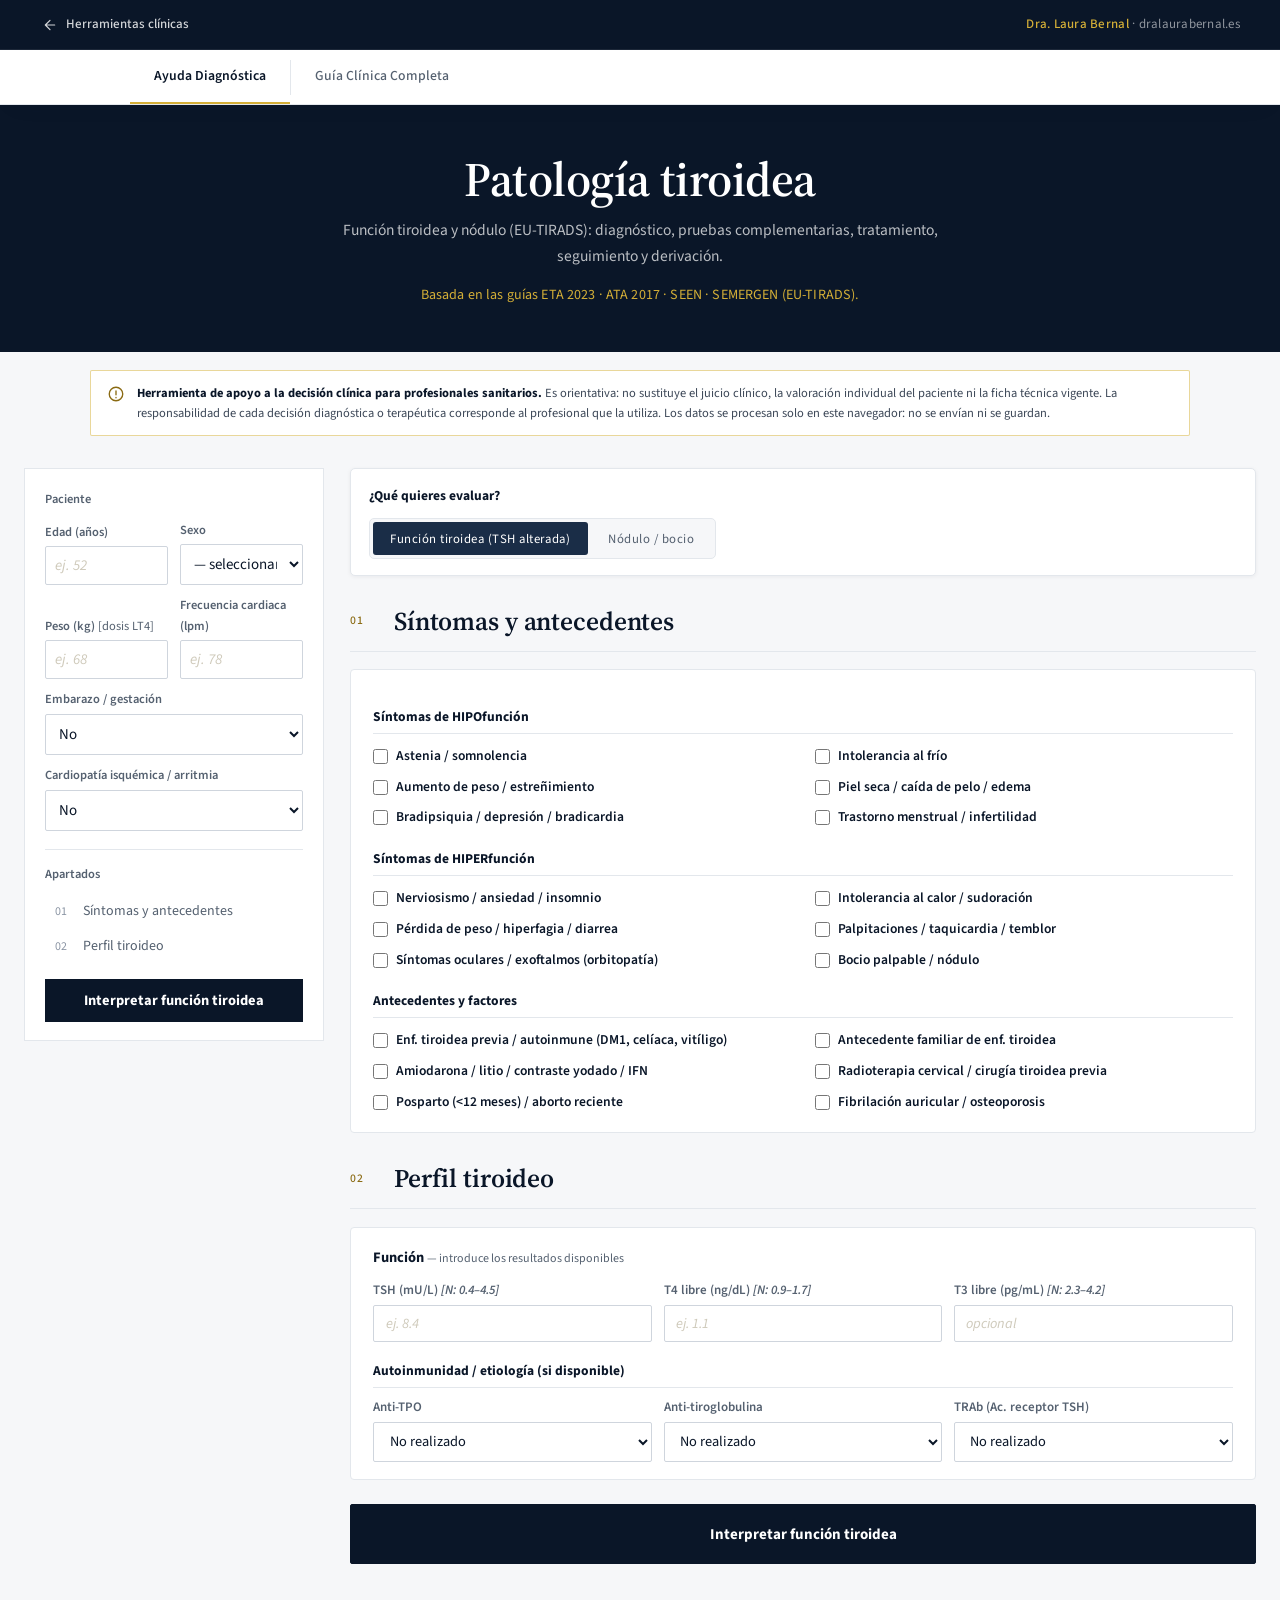
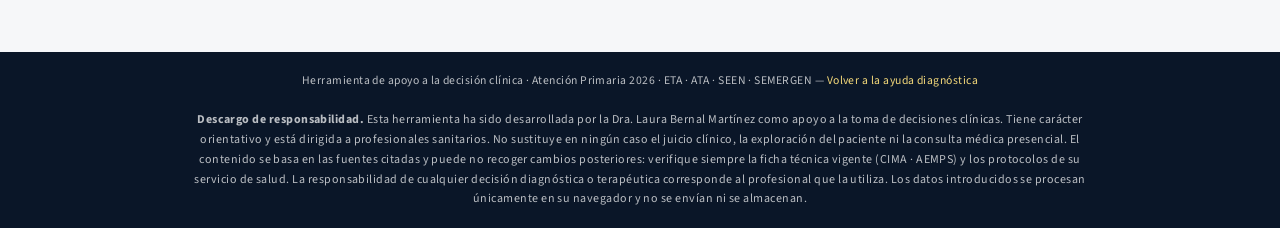
<file: tools/tiroides.html>
<!DOCTYPE html>
<html lang="es">
<head>
<meta charset="UTF-8">
<meta name="viewport" content="width=device-width, initial-scale=1.0">
<title>Patología Tiroidea en Atención Primaria — Guía Clínica 2026</title>
<link rel="preconnect" href="https://fonts.googleapis.com">
<link rel="preconnect" href="https://fonts.gstatic.com" crossorigin>
<link href="https://fonts.googleapis.com/css2?family=Source+Serif+4:ital,opsz,wght@0,8..60,400;0,8..60,500;0,8..60,600;0,8..60,700;1,8..60,400&family=Source+Sans+3:wght@400;500;600;700&display=swap" rel="stylesheet">
<style>

  :root {
    /* Paleta de marca */
    --navy:      #1A2E5C;   /* azul marino principal */
    --cobalt:    #0047AB;   /* azul cobalto */
    --gold:      #D4AF37;   /* dorado */
    --gold-lt:   #F5D97A;   /* dorado claro */
    --grayblue:  #C8CDD6;   /* gris azulado (bordes) */
    --alert:     #E24B4A;   /* rojo alerta */

    /* Mapeo a roles existentes (no romper reglas que usan estas vars) */
    --bone:      #f4f6f9;   /* fondo general (gris muy claro) */
    --bone-dark: #e4e8ef;   /* fondo hover/alt */
    --ink:       #16223f;   /* texto principal (navy muy oscuro) */
    --ink-mid:   #4a5673;   /* texto secundario */
    --rust:      #1A2E5C;   /* acento principal -> navy */
    --rust-lt:   #0047AB;   /* acento claro -> cobalto */
    --teal:      #0047AB;   /* acento secundario -> cobalto */
    --teal-lt:   #2a6fd0;
    --amber:     #D4AF37;   /* dorado */
    --amber-lt:  #F5D97A;   /* dorado claro */
    --slate:     #3a5068;
    --green:     #2e6b3e;   /* verde sutil (semáforo: bajo) */
    --red:       #E24B4A;   /* alerta */
    --border:    #C8CDD6;   /* bordes */
    --shadow:    rgba(26,46,92,0.10);
  }
  *, *::before, *::after { box-sizing: border-box; margin: 0; padding: 0; }

  body {
    font-family: 'Source Sans 3', sans-serif;
    background: var(--bone);
    color: var(--ink);
    font-size: 15px;
    line-height: 1.65;
  }

  /* HEADER */
  header {
    background: var(--ink);
    color: var(--bone);
    padding: 3rem 2rem 2.5rem;
    position: relative;
    overflow: hidden;
  }
  header::before {
    content: '';
    position: absolute;
    top: -60px; right: -60px;
    width: 320px; height: 320px;
    border-radius: 50%;
    background: radial-gradient(circle, rgba(0,71,171,0.30) 0%, transparent 70%);
    pointer-events: none;
  }
  header::after {
    content: '';
    position: absolute;
    bottom: -40px; left: 10%;
    width: 200px; height: 200px;
    border-radius: 50%;
    background: radial-gradient(circle, rgba(212,175,55,0.22) 0%, transparent 70%);
    pointer-events: none;
  }
  .header-inner {
    max-width: 960px;
    margin: 0 auto;
    position: relative;
    z-index: 1;
  }
  .header-badge {
    display: inline-block;
    font-family: 'Source Sans 3', sans-serif;
    font-size:.7rem;
    letter-spacing: 0.12em;
    text-transform: uppercase;
    background: var(--rust);
    color: #fff;
    padding: 0.25rem 0.75rem;
    border-radius: 2px;
    margin-bottom: 1rem;
  }
  header h1 {
    font-family: 'Source Serif 4', serif;
    font-size: clamp(1.8rem, 4vw, 2.8rem);
    font-weight: 700;
    line-height: 1.15;
    margin-bottom: 0.6rem;
    color: var(--bone);
  }
  header h1 span { color: var(--amber-lt); }
  .header-sub {
    font-size:.9rem;
    color: rgba(245,240,232,0.65);
    font-weight: 300;
    max-width: 560px;
  }
  .header-meta {
    margin-top: 1.5rem;
    display: flex;
    gap: 2rem;
    flex-wrap: wrap;
    font-size:.8rem;
    font-family: 'Source Sans 3', sans-serif;
    color: rgba(245,240,232,0.5);
    letter-spacing: 0.06em;
  }

  /* NAV */
  nav {
    background: var(--ink-mid);
    position: sticky;
    top: 0;
    z-index: 100;
    border-bottom: 2px solid var(--rust);
  }
  .nav-inner {
    max-width: 960px;
    margin: 0 auto;
    display: flex;
    gap: 0;
    overflow-x: auto;
    scrollbar-width: none;
  }
  nav a {
    display: inline-block;
    padding: 0.75rem 1.1rem;
    font-size:.8rem;
    font-weight: 500;
    letter-spacing: 0.05em;
    text-transform: uppercase;
    text-decoration: none;
    color: rgba(245,240,232,0.65);
    white-space: nowrap;
    transition: color 0.2s, background 0.2s;
    font-family: 'Source Sans 3', sans-serif;
  }
  nav a:hover { color: var(--bone); background: rgba(255,255,255,0.06); }

  /* MAIN */
  main {
    max-width: 960px;
    margin: 0 auto;
    padding: 2rem 1.5rem 4rem;
  }

  /* SECTIONS */
  section {
    margin-bottom: 3rem;
    scroll-margin-top: 4rem;
  }
  .section-header {
    display: flex;
    align-items: center;
    gap: 0.75rem;
    margin-bottom: 1.25rem;
    padding-bottom: 0.6rem;
    border-bottom: 1.5px solid var(--border);
  }
  .section-num {
    font-family: 'Source Sans 3', sans-serif;
    font-size:.73rem;
    font-weight: 500;
    color: var(--rust);
    letter-spacing: 0.08em;
    min-width: 2rem;
  }
  .section-title {
    font-family: 'Source Serif 4', serif;
    font-size: 1.35rem;
    font-weight: 600;
    color: var(--ink);
  }
  .section-icon {
    margin-left: auto;
    font-size: 1.3rem;
    opacity: 0.5;
  }

  /* CARDS */
  .card {
    background: #fff;
    border: 1px solid var(--border);
    border-radius: 4px;
    padding: 1.25rem 1.5rem;
    margin-bottom: 1rem;
    box-shadow: 0 1px 4px var(--shadow);
  }
  .card-title {
    font-family: 'Source Sans 3', sans-serif;
    font-size:.73rem;
    font-weight: 500;
    letter-spacing: 0.1em;
    text-transform: uppercase;
    margin-bottom: 0.6rem;
  }

  /* RISK GRID */
  .risk-grid {
    display: grid;
    grid-template-columns: repeat(auto-fit, minmax(240px, 1fr));
    gap: 1rem;
  }
  .risk-card {
    border-left: 4px solid;
    padding: 1rem 1.1rem;
    border-radius: 0 4px 4px 0;
    background: #fff;
    box-shadow: 0 1px 4px var(--shadow);
  }
  .risk-card.muy-alto { border-color: var(--red); }
  .risk-card.alto     { border-color: var(--rust); }
  .risk-card.moderado { border-color: var(--amber); }
  .risk-badge {
    font-family: 'Source Sans 3', sans-serif;
    font-size:.7rem;
    font-weight: 500;
    letter-spacing: 0.1em;
    text-transform: uppercase;
    padding: 0.2rem 0.55rem;
    border-radius: 2px;
    margin-bottom: 0.75rem;
    display: inline-block;
    color: #fff;
  }
  .risk-card.muy-alto .risk-badge { background: var(--red); }
  .risk-card.alto     .risk-badge { background: var(--rust); }
  .risk-card.moderado .risk-badge { background: var(--amber); color: var(--ink); }
  .risk-card ul { padding-left: 1.1rem; }
  .risk-card li { font-size:.85rem; line-height: 1.55; margin-bottom: 0.25rem; }

  /* T-SCORE TABLE */
  table {
    width: 100%;
    border-collapse: collapse;
    background: #fff;
    font-size:.85rem;
    box-shadow: 0 1px 4px var(--shadow);
    border-radius: 4px;
    overflow: hidden;
  }
  th {
    background: var(--ink);
    color: var(--bone);
    padding: 0.65rem 1rem;
    text-align: left;
    font-family: 'Source Sans 3', sans-serif;
    font-size:.73rem;
    letter-spacing: 0.08em;
    text-transform: uppercase;
    font-weight: 500;
  }
  td {
    padding: 0.65rem 1rem;
    border-bottom: 1px solid var(--bone-dark);
    vertical-align: middle;
  }
  tr:last-child td { border-bottom: none; }
  tr:hover td { background: var(--bone); }
  .tag {
    display: inline-block;
    font-family: 'Source Sans 3', sans-serif;
    font-size:.7rem;
    padding: 0.18rem 0.55rem;
    border-radius: 2px;
    font-weight: 500;
  }
  .tag-normal  { background: #d4edda; color: #155724; }
  .tag-osteo   { background: #fff3cd; color: #856404; }
  .tag-op      { background: #fde3d4; color: #721c24; }
  .tag-op-grav { background: var(--red); color: #fff; }

  /* FRAX BOX */
  .frax-box {
    background: linear-gradient(135deg, var(--teal) 0%, #134f4f 100%);
    color: #fff;
    border-radius: 4px;
    padding: 1.5rem;
    margin-bottom: 1rem;
  }
  .frax-box h3 {
    font-family: 'Source Serif 4', serif;
    font-size: 1.1rem;
    margin-bottom: 0.75rem;
    color: #fff;
  }
  .frax-metrics {
    display: flex;
    gap: 1rem;
    flex-wrap: wrap;
    margin-bottom: 1rem;
  }
  .frax-metric {
    background: rgba(255,255,255,0.12);
    border-radius: 4px;
    padding: 0.65rem 1rem;
    flex: 1;
    min-width: 160px;
  }
  .frax-metric .val {
    font-family: 'Source Sans 3', sans-serif;
    font-size: 1.4rem;
    font-weight: 500;
    color: var(--amber-lt);
    display: block;
  }
  .frax-metric .lbl { font-size:.8rem; opacity: 0.8; }
  .frax-link {
    font-family: 'Source Sans 3', sans-serif;
    font-size:.8rem;
    color: var(--amber-lt);
    text-decoration: none;
    border-bottom: 1px dotted var(--amber-lt);
  }

  /* DXA */
  .dxa-grid {
    display: grid;
    grid-template-columns: repeat(auto-fit, minmax(200px, 1fr));
    gap: 0.75rem;
  }
  .dxa-item {
    background: #fff;
    border: 1px solid var(--border);
    border-radius: 4px;
    padding: 0.9rem 1rem;
    font-size:.85rem;
    box-shadow: 0 1px 3px var(--shadow);
  }
  .dxa-item strong {
    display: block;
    font-size:.8rem;
    font-family: 'Source Sans 3', sans-serif;
    color: var(--teal);
    letter-spacing: 0.06em;
    text-transform: uppercase;
    margin-bottom: 0.3rem;
  }

  /* TREATMENT */
  .drug-group {
    margin-bottom: 1.25rem;
  }
  .drug-header {
    background: var(--ink-mid);
    color: var(--bone);
    padding: 0.55rem 1rem;
    font-family: 'Source Sans 3', sans-serif;
    font-size:.73rem;
    letter-spacing: 0.1em;
    text-transform: uppercase;
    border-radius: 4px 4px 0 0;
    display: flex;
    justify-content: space-between;
    align-items: center;
  }
  .drug-header .linea {
    font-size:.7rem;
    padding: 0.15rem 0.5rem;
    border-radius: 2px;
    background: var(--rust);
  }
  .drug-table {
    width: 100%;
    border-collapse: collapse;
    background: #fff;
    font-size:.85rem;
    border: 1px solid var(--border);
    border-top: none;
    border-radius: 0 0 4px 4px;
    overflow: hidden;
    box-shadow: 0 1px 4px var(--shadow);
  }
  .drug-table th {
    background: var(--bone-dark);
    color: var(--ink-mid);
    padding: 0.5rem 0.85rem;
    font-size:.7rem;
  }
  .drug-table td {
    padding: 0.55rem 0.85rem;
    border-bottom: 1px solid var(--bone);
    vertical-align: top;
    font-size:.8rem;
  }
  .drug-table tr:last-child td { border-bottom: none; }

  /* ALERT BOXES */
  .alert {
    border-left: 4px solid;
    padding: 0.9rem 1.1rem;
    border-radius: 0 4px 4px 0;
    margin-bottom: 1rem;
    background: #fff;
    font-size:.85rem;
  }
  .alert-warning { border-color: var(--amber); }
  .alert-danger  { border-color: var(--red); }
  .alert-info    { border-color: var(--teal); }
  .alert-success { border-color: var(--green); }
  .alert strong  { font-weight: 600; }
  .alert-label {
    font-family: 'Source Sans 3', sans-serif;
    font-size:.7rem;
    letter-spacing: 0.1em;
    text-transform: uppercase;
    font-weight: 500;
    display: block;
    margin-bottom: 0.35rem;
  }
  .alert-warning .alert-label { color: var(--amber); }
  .alert-danger  .alert-label { color: var(--red); }
  .alert-info    .alert-label { color: var(--teal); }
  .alert-success .alert-label { color: var(--green); }

  /* REFERRAL */
  .referral-grid {
    display: grid;
    grid-template-columns: repeat(auto-fit, minmax(270px, 1fr));
    gap: 1rem;
  }
  .referral-card {
    background: #fff;
    border: 1px solid var(--border);
    border-radius: 4px;
    padding: 1rem 1.1rem;
    box-shadow: 0 1px 4px var(--shadow);
  }
  .referral-card h4 {
    font-family: 'Source Sans 3', sans-serif;
    font-size:.73rem;
    letter-spacing: 0.08em;
    text-transform: uppercase;
    margin-bottom: 0.6rem;
    padding-bottom: 0.4rem;
    border-bottom: 1px solid var(--bone-dark);
  }
  .referral-card.urgent h4 { color: var(--red); }
  .referral-card.prefer h4 { color: var(--rust); }
  .referral-card.option h4 { color: var(--teal); }
  .referral-card ul { padding-left: 1.1rem; }
  .referral-card li { font-size:.85rem; margin-bottom: 0.3rem; line-height: 1.5; }

  /* ANALYTIC BOX */
  .analytic-chips {
    display: flex;
    flex-wrap: wrap;
    gap: 0.5rem;
    margin-top: 0.6rem;
  }
  .chip {
    font-family: 'Source Sans 3', sans-serif;
    font-size:.73rem;
    padding: 0.28rem 0.65rem;
    border-radius: 2px;
    background: var(--bone-dark);
    color: var(--ink-mid);
    border: 1px solid var(--border);
  }

  /* FOLLOWUP */
  .followup-timeline {
    display: flex;
    flex-direction: column;
    gap: 0;
    position: relative;
    padding-left: 2rem;
  }
  .followup-timeline::before {
    content: '';
    position: absolute;
    left: 0.55rem;
    top: 0.8rem;
    bottom: 0.8rem;
    width: 2px;
    background: var(--border);
  }
  .timeline-item {
    display: flex;
    gap: 1rem;
    align-items: flex-start;
    padding: 0.75rem 0;
    position: relative;
  }
  .timeline-dot {
    position: absolute;
    left: -1.65rem;
    top: 1.1rem;
    width: 10px;
    height: 10px;
    border-radius: 50%;
    background: var(--rust);
    border: 2px solid var(--bone);
    flex-shrink: 0;
  }
  .timeline-time {
    font-family: 'Source Sans 3', sans-serif;
    font-size:.73rem;
    color: var(--rust);
    min-width: 90px;
    padding-top: 0.15rem;
    font-weight: 500;
    letter-spacing: 0.04em;
  }
  .timeline-content {
    font-size:.85rem;
    line-height: 1.55;
    flex: 1;
  }
  .timeline-content strong { font-weight: 600; }

  /* SPECIAL SITUATIONS */
  .sp-grid {
    display: grid;
    grid-template-columns: repeat(auto-fit, minmax(250px, 1fr));
    gap: 1rem;
  }
  .sp-card {
    background: #fff;
    border: 1px solid var(--border);
    border-radius: 4px;
    overflow: hidden;
    box-shadow: 0 1px 4px var(--shadow);
  }
  .sp-card-head {
    padding: 0.65rem 1rem;
    font-family: 'Source Sans 3', sans-serif;
    font-size:.73rem;
    letter-spacing: 0.08em;
    text-transform: uppercase;
    font-weight: 500;
    color: #fff;
  }
  .sp-card-head.male   { background: var(--slate); }
  .sp-card-head.gc     { background: #5a3070; }
  .sp-card-head.renal  { background: var(--teal); }
  .sp-card-body {
    padding: 0.9rem 1rem;
    font-size:.8rem;
    line-height: 1.55;
  }
  .sp-card-body ul { padding-left: 1.1rem; }
  .sp-card-body li { margin-bottom: 0.3rem; }

  /* FOOTER */
  footer {
    background: var(--ink-mid);
    color: rgba(245,240,232,0.55);
    padding: 1.5rem 2rem;
    font-size:.8rem;
    font-family: 'Source Sans 3', sans-serif;
    letter-spacing: 0.04em;
    text-align: center;
  }
  footer a { color: var(--amber-lt); text-decoration: none; }

  /* UTILS */
  .two-col { display: grid; grid-template-columns: 1fr 1fr; gap: 1rem; }
  @media (max-width: 600px) { .two-col { grid-template-columns: 1fr; } }
  .mt-sm { margin-top: 0.5rem; }
  .mt-md { margin-top: 1rem; }
  ul.checklist { list-style: none; padding: 0; }
  ul.checklist li { padding-left: 1.4rem; position: relative; margin-bottom: 0.3rem; font-size:.85rem; }
  ul.checklist li::before { content: '✓'; position: absolute; left: 0; color: var(--green); font-weight: 700; font-size:.73rem; top: 0.1rem; }
  ul.dotlist { padding-left: 1.2rem; }
  ul.dotlist li { font-size:.85rem; margin-bottom: 0.25rem; line-height: 1.55; }
  .highlight-row td:first-child { font-weight: 600; }
  .mono { font-family: 'Source Sans 3', sans-serif; }

  /* ===== AYUDA DIAGNÓSTICA ===== */
  #ayuda {
    scroll-margin-top: 4rem;
  }
  .ayuda-wrap {
    background: var(--ink);
    border-radius: 6px;
    padding: 0;
    overflow: hidden;
    box-shadow: 0 4px 24px rgba(26,21,16,0.22);
  }
  .ayuda-header {
    background: linear-gradient(100deg, #16223f 60%, #1A2E5C 100%);
    padding: 1.5rem 2rem 1.2rem;
    border-bottom: 2px solid var(--rust);
    display: flex;
    align-items: center;
    justify-content: space-between;
    flex-wrap: wrap;
    gap: 0.5rem;
  }
  .ayuda-header h3 {
    font-family: 'Source Serif 4', serif;
    font-size: 1.25rem;
    color: var(--bone);
    font-weight: 600;
  }
  .ayuda-header p {
    font-size:.8rem;
    color: rgba(245,240,232,0.5);
    margin-top: 0.2rem;
  }
  .ayuda-badge {
    font-family: 'Source Sans 3', sans-serif;
    font-size:.7rem;
    letter-spacing: 0.1em;
    text-transform: uppercase;
    background: var(--amber);
    color: var(--ink);
    padding: 0.2rem 0.65rem;
    border-radius: 2px;
    font-weight: 600;
  }
  .ayuda-body {
    padding: 1.5rem 2rem;
    background: var(--bone);
  }
  .form-grid-3 {
    display: grid;
    grid-template-columns: repeat(3, 1fr);
    gap: 0.75rem;
  }
  .form-grid-2 {
    display: grid;
    grid-template-columns: 1fr 1fr;
    gap: 0.75rem;
  }
  @media (max-width: 640px) {
    .form-grid-3, .form-grid-2 { grid-template-columns: 1fr; }
  }
  .f-group {
    display: flex;
    flex-direction: column;
    gap: 4px;
  }
  .f-group label {
    font-family: 'Source Sans 3', sans-serif;
    font-size:.7rem;
    letter-spacing: 0.08em;
    text-transform: uppercase;
    color: var(--ink-mid);
    font-weight: 500;
  }
  .f-group input,
  .f-group select {
    font-family: 'Source Sans 3', sans-serif;
    font-size: 0.9rem;
    padding: 0.45rem 0.7rem;
    border: 1px solid var(--border);
    border-radius: 3px;
    background: #fff;
    color: var(--ink);
    width: 100%;
    transition: border-color 0.15s;
  }
  .f-group input:focus,
  .f-group select:focus {
    outline: none;
    border-color: var(--teal);
    box-shadow: 0 0 0 2px rgba(0,71,171,0.15);
  }
  .fr-subsection {
    font-family: 'Source Sans 3', sans-serif;
    font-size:.7rem;
    letter-spacing: 0.1em;
    text-transform: uppercase;
    color: var(--rust);
    font-weight: 500;
    margin: 1.1rem 0 0.6rem;
    padding-bottom: 0.3rem;
    border-bottom: 1px solid var(--border);
  }
  .fr-grid {
    display: grid;
    grid-template-columns: 1fr 1fr;
    gap: 0.35rem 1.5rem;
  }
  @media (max-width: 640px) { .fr-grid { grid-template-columns: 1fr; } }
  .fr-item {
    display: flex;
    align-items: flex-start;
    gap: 0.5rem;
    cursor: pointer;
    padding: 0.2rem 0;
  }
  .fr-item input[type="checkbox"] {
    width: 15px;
    height: 15px;
    margin-top: 3px;
    flex-shrink: 0;
    accent-color: var(--rust);
    cursor: pointer;
  }
  .fr-item span {
    font-size:.85rem;
    line-height: 1.45;
    color: var(--ink);
  }
  .btn-calcular {
    width: 100%;
    margin-top: 1.25rem;
    padding: 0.85rem 1rem;
    background: var(--ink);
    color: var(--amber-lt);
    font-family: 'Source Sans 3', sans-serif;
    font-size:.85rem;
    letter-spacing: 0.08em;
    font-weight: 500;
    border: 2px solid var(--amber);
    border-radius: 3px;
    cursor: pointer;
    text-transform: uppercase;
    transition: background 0.15s, color 0.15s;
  }
  .btn-calcular:hover {
    background: var(--rust);
    color: #fff;
    border-color: var(--rust);
  }
  .btn-calcular:active { transform: scale(0.99); }

  /* Resultado */
  #resultado-dx { display: none; }
  #resultado-dx.visible { display: block; }
  .res-metrics {
    display: grid;
    grid-template-columns: repeat(3, 1fr);
    gap: 0.75rem;
    margin-bottom: 1.25rem;
  }
  @media (max-width: 500px) { .res-metrics { grid-template-columns: 1fr 1fr; } }
  .res-metric {
    background: #fff;
    border: 1px solid var(--border);
    border-radius: 4px;
    padding: 0.85rem 1rem;
    text-align: center;
    box-shadow: 0 1px 4px var(--shadow);
  }
  .res-metric .mval {
    font-family: 'Source Sans 3', sans-serif;
    font-size: 1.5rem;
    font-weight: 700;
    display: block;
    line-height: 1.1;
  }
  .res-metric .mlbl {
    font-family: 'Source Sans 3', sans-serif;
    font-size:.7rem;
    color: var(--ink-mid);
    letter-spacing: 0.06em;
    text-transform: uppercase;
    margin-top: 0.25rem;
    display: block;
  }
  .mval.col-red    { color: var(--red); }
  .mval.col-amber  { color: var(--amber); }
  .mval.col-teal   { color: var(--teal); }
  .mval.col-green  { color: var(--green); }
  .mval.col-ink    { color: var(--ink-mid); }

  .res-block {
    border-radius: 4px;
    margin-bottom: 1rem;
    overflow: hidden;
    box-shadow: 0 1px 4px var(--shadow);
  }
  .res-block-head {
    padding: 0.6rem 1rem;
    font-family: 'Source Sans 3', sans-serif;
    font-size:.73rem;
    letter-spacing: 0.1em;
    text-transform: uppercase;
    font-weight: 500;
    display: flex;
    align-items: center;
    gap: 0.5rem;
    color: #fff;
  }
  .res-block-head.blue   { background: #185FA5; }
  .res-block-head.teal   { background: var(--teal); }
  .res-block-head.green  { background: var(--green); }
  .res-block-head.amber  { background: #7a5506; }
  .res-block-head.red    { background: var(--red); }
  .res-block-body {
    background: #fff;
    padding: 1rem 1.1rem;
    font-size:.85rem;
    line-height: 1.6;
  }
  .res-row {
    display: flex;
    align-items: flex-start;
    gap: 0.6rem;
    margin-bottom: 0.5rem;
  }
  .res-icon { font-size: 1rem; flex-shrink: 0; margin-top: 0.15rem; }
  .res-row:last-child { margin-bottom: 0; }
  .rdivider { height: 1px; background: var(--bone-dark); margin: 0.6rem 0; }

  .tag-res {
    display: inline-block;
    font-family: 'Source Sans 3', sans-serif;
    font-size:.7rem;
    padding: 0.15rem 0.5rem;
    border-radius: 2px;
    font-weight: 500;
    margin-left: 0.3rem;
  }
  .tag-res.red    { background: #fde3d4; color: var(--red); }
  .tag-res.amber  { background: #fdf2d8; color: #7a5506; }
  .tag-res.teal   { background: #d4f0ec; color: var(--teal); }
  .tag-res.blue   { background: #d8eaf8; color: #185FA5; }
  .tag-res.gray   { background: var(--bone-dark); color: var(--ink-mid); }
  .tag-res.green  { background: #d6edda; color: var(--green); }

  .mini-alert {
    border-left: 3px solid;
    padding: 0.5rem 0.75rem;
    border-radius: 0 3px 3px 0;
    font-size:.8rem;
    margin: 0.5rem 0;
    line-height: 1.5;
  }
  .mini-alert.danger { border-color: var(--red);   background: #fde8e8; color: #5c1010; }
  .mini-alert.warn   { border-color: var(--amber);  background: #fdf4dc; color: #6a4200; }
  .mini-alert.info   { border-color: var(--teal);   background: #dff0ed; color: #0a4040; }
  .mini-alert.success{ border-color: var(--green);  background: #dff0e2; color: #1a4425; }

  .drug-line {
    display: flex;
    justify-content: space-between;
    align-items: center;
    padding: 0.45rem 0;
    border-bottom: 1px solid var(--bone-dark);
    gap: 0.5rem;
  }
  .drug-line:last-child { border-bottom: none; }
  .drug-line .dn { font-size:.85rem; font-weight: 600; }
  .drug-line .dd { font-size:.8rem; color: var(--ink-mid); }
  .tl-item {
    display: flex;
    gap: 0.75rem;
    margin-bottom: 0.5rem;
    align-items: flex-start;
  }
  .tl-time {
    font-family: 'Source Sans 3', sans-serif;
    font-size:.73rem;
    color: var(--rust);
    min-width: 90px;
    font-weight: 500;
    padding-top: 0.05rem;
    flex-shrink: 0;
  }
  .tl-desc { font-size:.85rem; line-height: 1.5; }
  .res-footer {
    margin-top: 0.75rem;
    padding: 0.75rem 1rem;
    background: var(--bone-dark);
    border-radius: 3px;
    font-size:.73rem;
    color: var(--ink-mid);
    font-family: 'Source Sans 3', sans-serif;
    line-height: 1.55;
  }
  .btn-reset {
    background: transparent;
    border: 1px solid var(--border);
    color: var(--ink-mid);
    font-family: 'Source Sans 3', sans-serif;
    font-size:.73rem;
    letter-spacing: 0.06em;
    text-transform: uppercase;
    padding: 0.35rem 0.85rem;
    border-radius: 2px;
    cursor: pointer;
    margin-top: 0.75rem;
    transition: background 0.15s;
  }
  .btn-reset:hover { background: var(--bone-dark); }


/* ===== ESTILOS AYUDA (complementarios) ===== */

:root{
  --navy:#1A2E5C;--cobalt:#0047AB;--gold:#D4AF37;--gold-lt:#F5D97A;
  --grayblue:#C8CDD6;--alert:#E24B4A;
  --bone:#f4f6f9;--bone-dark:#e4e8ef;--ink:#16223f;--ink-mid:#4a5673;
  --rust:#1A2E5C;--rust-lt:#0047AB;--teal:#0047AB;--teal-lt:#2a6fd0;
  --amber:#D4AF37;--amber-lt:#F5D97A;--green:#2e6b3e;--red:#E24B4A;
  --border:#C8CDD6;--shadow:rgba(26,46,92,0.10);
}
*,*::before,*::after{box-sizing:border-box;margin:0;padding:0}
body{font-family:'Source Sans 3', sans-serif;background:var(--bone);color:var(--ink);font-size:15px;line-height:1.65}

/* NAV */
nav{background:var(--ink);border-bottom:2px solid var(--rust);position:sticky;top:0;z-index:100}
.nav-inner{max-width:1020px;margin:0 auto;display:flex;align-items:center;gap:0;overflow-x:auto;scrollbar-width:none}
nav a{display:inline-block;padding:.7rem 1rem;font-size:.8rem;font-weight:500;letter-spacing:.05em;text-transform:uppercase;text-decoration:none;color:rgba(245,240,232,.65);white-space:nowrap;transition:color .2s,background .2s;font-family:'Source Sans 3', sans-serif}
nav a:hover,nav a.active{color:var(--bone);background:rgba(255,255,255,.07)}
nav a.active{border-bottom:2px solid var(--amber-lt);color:var(--amber-lt)}
.nav-sep{width:1px;height:20px;background:rgba(245,240,232,.15);margin:.6rem .3rem}
nav .nav-go{color:var(--amber-lt);font-weight:600}
nav .nav-go:hover{background:rgba(212,147,10,.15)}

/* HEADER */
header{background:var(--ink);padding:2.5rem 2rem 2rem;position:relative;overflow:hidden}
header::before{content:'';position:absolute;top:-80px;right:-80px;width:360px;height:360px;border-radius:50%;background:radial-gradient(circle,rgba(0,71,171,0.30) 0%,transparent 70%);pointer-events:none}
header::after{content:'';position:absolute;bottom:-50px;left:5%;width:220px;height:220px;border-radius:50%;background:radial-gradient(circle,rgba(212,175,55,.22) 0%,transparent 70%);pointer-events:none}
.hdr{max-width:1020px;margin:0 auto;position:relative;z-index:1}
.hdr-badge{display:inline-block;font-family:'Source Sans 3', sans-serif;font-size:.7rem;letter-spacing:.12em;text-transform:uppercase;background:var(--rust);color:#fff;padding:.25rem .75rem;border-radius:2px;margin-bottom:.75rem}
header h1{font-family:'Source Serif 4', serif;font-size:clamp(2rem,4vw,2.9rem);font-weight:600;color:var(--bone);line-height:1.1;margin-bottom:.4rem;letter-spacing:-0.01em}
header h1 span{color:var(--amber-lt)}
header p{font-size:.85rem;color:rgba(245,240,232,.55);max-width:560px}

/* MAIN */
main{max-width:1020px;margin:0 auto;padding:2rem 1.5rem 4rem}

/* LAYOUT */
.two-col{display:grid;grid-template-columns:1fr 1fr;gap:.75rem}
.three-col{display:grid;grid-template-columns:1fr 1fr 1fr;gap:.75rem}
@media(max-width:640px){.two-col,.three-col{grid-template-columns:1fr}}

/* FORM ELEMENTS */
.f-group{display:flex;flex-direction:column;gap:4px}
.f-label{font-family:'Source Sans 3', sans-serif;font-size:.7rem;letter-spacing:.09em;text-transform:uppercase;color:var(--ink-mid);font-weight:500}
.f-group input,.f-group select{font-family:'Source Sans 3', sans-serif;font-size:.9rem;padding:.45rem .7rem;border:1px solid var(--border);border-radius:3px;background:#fff;color:var(--ink);width:100%;transition:border-color .15s,background .15s}
.f-group input:focus,.f-group select:focus{outline:none;border-color:var(--teal);box-shadow:0 0 0 2px rgba(212,175,55,.22)}
.f-group input::placeholder{color:#cfcabb;font-style:italic}
.f-group input.filled,.f-group select.filled{background:#fcf3d8;border-color:var(--gold)}
.f-group select option:first-child{color:#ccc}
.subsect{font-family:'Source Sans 3', sans-serif;font-size:.7rem;letter-spacing:.1em;text-transform:uppercase;color:var(--rust);font-weight:500;margin:1.1rem 0 .55rem;padding-bottom:.3rem;border-bottom:1px solid var(--border)}
.chk-grid{display:grid;grid-template-columns:1fr 1fr;gap:.3rem 1.5rem}
@media(max-width:640px){.chk-grid{grid-template-columns:1fr}}
.chk-item{display:flex;align-items:flex-start;gap:.5rem;cursor:pointer;padding:.2rem 0}
.chk-item input[type=checkbox]{width:15px;height:15px;margin-top:3px;flex-shrink:0;accent-color:var(--rust);cursor:pointer}
.chk-item span{font-size:.85rem;line-height:1.45;color:var(--ink)}

/* BLOCKS */
.block{background:#fff;border:1px solid var(--border);border-radius:5px;margin-bottom:1rem;overflow:hidden;box-shadow:0 1px 4px var(--shadow)}
.res-section{margin:1.6rem 0 1rem}
.res-section{margin:1.8rem 0 1rem}
.res-section-head{display:flex;align-items:center;gap:.75rem;margin-bottom:1rem;padding-bottom:.55rem;border-bottom:1.5px solid var(--border)}
.res-section-head .rs-num{font-family:'Source Sans 3',sans-serif;font-size:.73rem;font-weight:500;color:var(--rust);letter-spacing:.08em;min-width:1.5rem}
.res-section-head .rs-title{font-family:'Source Serif 4',serif;font-size:1.25rem;font-weight:600;color:var(--ink)}
.res-section-head .rs-sub{font-size:.73rem;color:var(--ink-mid);margin-left:auto;font-weight:400}
.block-head{padding:.55rem 1rem;font-family:'Source Sans 3', sans-serif;font-size:.7rem;letter-spacing:.09em;text-transform:uppercase;font-weight:500;color:#fff;display:flex;align-items:center;gap:.5rem}
.bh-blue{background:#185FA5}.bh-teal{background:var(--teal)}.bh-green{background:var(--green)}.bh-amber{background:#7a5506}.bh-red{background:var(--red)}.bh-purple{background:#533ab5}.bh-slate{background:#3a5068}
.block-body{padding:.9rem 1.1rem;font-size:.85rem;line-height:1.6}

/* CARD */
.card{background:#fff;border:1px solid var(--border);border-radius:5px;padding:1.1rem 1.4rem;margin-bottom:1rem;box-shadow:0 1px 4px var(--shadow)}
.card-title{font-family:'Source Sans 3', sans-serif;font-size:.7rem;letter-spacing:.1em;text-transform:uppercase;font-weight:500;margin-bottom:.7rem}

/* ALERTS */
.al{border-left:3px solid;padding:.55rem .85rem;border-radius:0 3px 3px 0;font-size:.85rem;margin:.5rem 0;line-height:1.5}
.al-danger{border-color:var(--alert);background:#fdeaea;color:#8a1f1e}
.al-warn{border-color:var(--gold);background:#fcf3d8;color:#6a5208}
.al-info{border-color:var(--cobalt);background:#e4ecf8;color:#13315f}
.al-success{border-color:var(--green);background:#e3f0e6;color:#1a4425}

/* TAGS */
.tg{display:inline-block;font-family:'Source Sans 3', sans-serif;font-size:.7rem;padding:.15rem .5rem;border-radius:2px;font-weight:500;vertical-align:middle}
.tg-r{background:#fde3d4;color:var(--red)}.tg-a{background:#fdf2d8;color:#7a5506}.tg-t{background:#d4f0ec;color:var(--teal)}.tg-b{background:#d8eaf8;color:#185FA5}.tg-g{background:var(--bone-dark);color:var(--ink-mid)}.tg-gr{background:#d6edda;color:var(--green)}.tg-p{background:#ece6fa;color:#533ab5}

/* ROW */
.rrow{display:flex;align-items:flex-start;gap:.6rem;margin-bottom:.45rem}
.rrow:last-child{margin-bottom:0}
.rico{flex-shrink:0;margin-top:.1rem;font-size:.95rem}
.rdiv{height:1px;background:var(--bone-dark);margin:.6rem 0}

/* DRUG ROW */
.drow{display:flex;justify-content:space-between;align-items:flex-start;padding:.45rem 0;border-bottom:1px solid var(--bone-dark);gap:.5rem}
.drow:last-child{border-bottom:none}
.drow .dn{font-size:.85rem;font-weight:600}
.drow .dd{font-size:.8rem;color:var(--ink-mid);margin-top:2px}
/* tarjetas de fármaco puntuadas y seleccionables */
.fdrug{display:flex;align-items:flex-start;gap:.7rem;padding:.65rem .8rem;border:1px solid var(--border);border-radius:6px;background:#fff;cursor:pointer;margin-bottom:.45rem;transition:border-color .15s,box-shadow .15s,background .15s}
.fdrug:hover{border-color:var(--cobalt)}
.fdrug.sel{border-color:var(--cobalt);background:#eef3fb;box-shadow:0 0 0 1.5px var(--cobalt)}
.fdrug-score{flex-shrink:0;min-width:34px;height:34px;border-radius:8px;display:flex;align-items:center;justify-content:center;font-weight:700;font-size:.85rem;font-variant-numeric:tabular-nums}
.fscore-best{background:#e3f0e6;color:#1a6b34}
.fscore-good{background:#eef3fb;color:#0047AB}
.fscore-mid{background:#f4f6f9;color:#4a5673}
.fscore-low{background:#fdeaea;color:#b0322f}
.fdrug-body{flex:1;min-width:0}
.fdrug-name{font-size:.9rem;font-weight:600;display:flex;align-items:center;gap:.4rem;flex-wrap:wrap}
.fdrug-dose{font-size:.8rem;color:var(--ink-mid);margin-top:1px}
.fdrug-why{font-size:.78rem;color:var(--ink-mid);margin-top:.35rem;line-height:1.45}
.fdrug-why .plus{color:#1a6b34;font-weight:600}
.fdrug-why .minus{color:#b0322f;font-weight:600}
.fdrug-pick{flex-shrink:0;width:18px;height:18px;border:2px solid var(--border);border-radius:50%;margin-top:2px;transition:border-color .15s}
.fdrug.sel .fdrug-pick{border-color:var(--cobalt);background:var(--cobalt);box-shadow:inset 0 0 0 3px #fff}
.fdrug-badge{font-size:.6rem;font-weight:700;letter-spacing:.04em;text-transform:uppercase;padding:1px 7px;border-radius:9px;background:var(--gold);color:var(--navy)}

/* METRICS */
.metrics{display:grid;grid-template-columns:repeat(auto-fit,minmax(130px,1fr));gap:.65rem;margin-bottom:1.25rem}
.met{background:#fff;border:1px solid var(--border);border-radius:4px;padding:.8rem .9rem;text-align:center;box-shadow:0 1px 4px var(--shadow)}
.mv{font-family:'Source Sans 3', sans-serif;font-size:1.45rem;font-weight:700;display:block;line-height:1.1}
.ml{font-family:'Source Sans 3', sans-serif;font-size:.7rem;color:var(--ink-mid);letter-spacing:.06em;text-transform:uppercase;margin-top:.2rem;display:block}
.mv.cr{color:var(--red)}.mv.ca{color:var(--amber)}.mv.ct{color:var(--teal)}.mv.cg{color:var(--green)}.mv.ck{color:var(--ink-mid)}

/* TIMELINE */
.tl{display:flex;gap:.75rem;margin-bottom:.5rem;align-items:flex-start}
.tlt{font-family:'Source Sans 3', sans-serif;font-size:.7rem;color:var(--rust);min-width:88px;font-weight:500;padding-top:.05rem;flex-shrink:0}
.tld{font-size:.85rem;line-height:1.5}

/* BUTTONS */
.btn-main{width:100%;margin-top:1.25rem;padding:.85rem 1rem;background:var(--ink);color:var(--amber-lt);font-family:'Source Sans 3', sans-serif;font-size:.85rem;letter-spacing:.08em;font-weight:500;border:2px solid var(--amber);border-radius:3px;cursor:pointer;text-transform:uppercase;transition:background .15s,color .15s}
.btn-generar{width:100%;margin:.5rem 0 1.5rem;padding:1.15rem 1rem;background:linear-gradient(135deg,#fbf0c4 0%,#f5e3a3 100%);color:var(--navy);font-family:'Source Sans 3',sans-serif;font-size:1rem;letter-spacing:.03em;font-weight:700;border:1px solid #e9d488;border-radius:12px;cursor:pointer;box-shadow:0 4px 18px rgba(212,175,55,.28),inset 0 1px 0 rgba(255,255,255,.6);transition:transform .12s,box-shadow .15s,background .15s;display:flex;align-items:center;justify-content:center;gap:.6rem}
.btn-generar:hover{transform:translateY(-2px);box-shadow:0 7px 24px rgba(212,175,55,.42),inset 0 1px 0 rgba(255,255,255,.6);background:linear-gradient(135deg,#fcf3d2 0%,#f3dd92 100%)}
.btn-generar:active{transform:translateY(0)}
.btn-generar .bg-ico{font-size:1.15rem;color:#c79a1f}
.btn-main:hover{background:var(--rust);color:#fff;border-color:var(--rust)}
.btn-main:active{transform:scale(.99)}
.btn-sec{background:transparent;border:1px solid var(--border);color:var(--ink-mid);font-family:'Source Sans 3', sans-serif;font-size:.73rem;letter-spacing:.06em;text-transform:uppercase;padding:.35rem .85rem;border-radius:2px;cursor:pointer;margin-top:.75rem;transition:background .15s}
.btn-sec:hover{background:var(--bone-dark)}

/* ACCORDION */
.accordion{border:1px solid var(--border);border-radius:5px;overflow:hidden;margin-bottom:1rem;box-shadow:0 1px 4px var(--shadow)}
.acc-head{width:100%;background:var(--ink-mid);color:var(--bone);border:none;padding:.75rem 1.1rem;display:flex;justify-content:space-between;align-items:center;cursor:pointer;font-family:'Source Sans 3', sans-serif;font-size:.73rem;letter-spacing:.08em;text-transform:uppercase;font-weight:500;transition:background .15s}
.acc-head:hover{background:var(--ink)}
.acc-head .arrow{transition:transform .2s;font-size:.8rem}
.acc-head.open .arrow{transform:rotate(180deg)}
.acc-body{background:#fff;padding:0;max-height:0;overflow:hidden;transition:max-height .3s ease,padding .3s}
.acc-body.open{padding:1rem 1.1rem;max-height:2000px}

/* SECONDARY SECTION */
.sec-header{display:flex;align-items:center;gap:.75rem;margin-bottom:1.1rem;padding-bottom:.55rem;border-bottom:1.5px solid var(--border)}
.sec-num{font-family:'Source Sans 3', sans-serif;font-size:.73rem;font-weight:500;color:var(--rust);letter-spacing:.08em;min-width:2rem}
.sec-title{font-family:'Source Serif 4', serif;font-size:1.25rem;font-weight:600}
.sec-icon{margin-left:auto;font-size:1.2rem;opacity:.5}

/* ===== CAMPOS USADOS PARA EL FRAX ===== */
.frax-in{position:relative}
.frax-in .f-label{color:var(--navy)}
.frax-in input,.frax-in select{background:#fff;border-color:var(--border)}
.frax-in input:focus,.frax-in select:focus{border-color:var(--amber);box-shadow:0 0 0 2px rgba(212,147,10,.22)}
.frax-in input.filled,.frax-in select.filled{background:#fcf3d8;border-color:var(--gold)}
/* chk usados en frax */
.chk-item.frax-chk{background:#fcf3d8;border-radius:4px;padding:.25rem .5rem;margin:-.05rem -.2rem}
.chk-item.frax-chk span{color:var(--navy)}
/* badge FRAX en etiquetas */
.frax-tag{display:inline-block;font-family:'Source Sans 3', sans-serif;font-size:.56rem;font-weight:600;letter-spacing:.05em;background:var(--amber);color:var(--navy);padding:1px 5px;border-radius:9px;vertical-align:middle;margin-left:.35rem;cursor:help;text-transform:uppercase}
/* tooltip simple */
[data-tip]{position:relative}
[data-tip]:hover::after{content:attr(data-tip);position:absolute;left:50%;bottom:calc(100% + 6px);transform:translateX(-50%);background:var(--ink);color:var(--bone);font-family:'Source Sans 3', sans-serif;font-size:.73rem;font-weight:400;letter-spacing:0;text-transform:none;line-height:1.4;padding:.4rem .6rem;border-radius:4px;white-space:nowrap;z-index:50;box-shadow:0 4px 14px rgba(0,0,0,.25);pointer-events:none}
[data-tip]:hover::before{content:'';position:absolute;left:50%;bottom:calc(100% + 1px);transform:translateX(-50%);border:5px solid transparent;border-top-color:var(--ink);z-index:50;pointer-events:none}

/* ===== TOGGLE DXA (sí / no) ===== */
.dxa-ask{background:#fff;border:1px solid var(--border);border-radius:5px;padding:1rem 1.1rem;box-shadow:0 1px 4px var(--shadow);margin-bottom:1rem}
.dxa-ask-q{font-family:'Source Sans 3', sans-serif;font-size:.73rem;letter-spacing:.07em;text-transform:uppercase;color:var(--teal);font-weight:500;margin-bottom:.7rem}
.seg{display:inline-flex;background:var(--bone);border:1px solid var(--border);border-radius:5px;padding:3px;gap:3px}
.seg button{font-family:'Source Sans 3', sans-serif;font-size:.8rem;letter-spacing:.04em;padding:.45rem 1.1rem;border:none;background:transparent;color:var(--ink-mid);border-radius:3px;cursor:pointer;transition:background .15s,color .15s}
.seg button.on{background:var(--teal);color:#fff}
.dxa-fields{margin-top:1rem;display:none}
.dxa-fields.show{display:block}
.dxa-noresult{margin-top:1rem;display:none}
.dxa-noresult.show{display:block}

/* RESULT HIDDEN */
#resultado{display:none}
#resultado.show{display:block}
/* métrica FRAX destacada */
.met.met-frax{background:#fcf3d8;border:1px solid var(--gold)}

/* ANALYTIC TABLE */
.atab{width:100%;border-collapse:collapse;font-size:.85rem}
.atab th{background:var(--ink-mid);color:var(--bone);padding:.45rem .8rem;text-align:left;font-family:'Source Sans 3', sans-serif;font-size:.7rem;letter-spacing:.07em;text-transform:uppercase}
.atab td{padding:.45rem .8rem;border-bottom:1px solid var(--bone-dark);vertical-align:top}
.atab tr:last-child td{border-bottom:none}
.atab tr:hover td{background:var(--bone)}
.atab .anormal{color:var(--red);font-weight:600}
.atab .awarning{color:var(--amber);font-weight:600}

/* SECONDARY OP CARDS */
.sec-op-grid{display:grid;grid-template-columns:repeat(auto-fit,minmax(240px,1fr));gap:.85rem;margin-top:.5rem}
.sec-op-card{border-radius:4px;overflow:hidden;box-shadow:0 1px 4px var(--shadow)}
.sec-op-head{padding:.55rem .9rem;font-family:'Source Sans 3', sans-serif;font-size:.7rem;letter-spacing:.09em;text-transform:uppercase;font-weight:500;color:#fff}
.sec-op-body{background:#fff;padding:.8rem .9rem;font-size:.8rem;line-height:1.55}
.sec-op-body ul{padding-left:1.1rem}
.sec-op-body li{margin-bottom:.25rem}

/* FOOTER */
footer{background:var(--ink-mid);color:rgba(245,240,232,.5);padding:1.2rem 2rem;font-size:.73rem;font-family:'Source Sans 3', sans-serif;letter-spacing:.04em;text-align:center}
footer a{color:var(--amber-lt);text-decoration:none}


/* ===== SELECTOR TRATAMIENTO ===== */
.tto-selector{margin:1rem 0 .5rem}
.tto-selector-title{font-family:'Source Sans 3', sans-serif;font-size:.73rem;letter-spacing:.09em;text-transform:uppercase;color:var(--green);font-weight:500;margin-bottom:.6rem}
.tto-radio-group{display:flex;flex-direction:column;gap:.35rem}
.tto-radio{display:flex;align-items:center;gap:.65rem;padding:.45rem .75rem;border:1px solid var(--border);border-radius:4px;cursor:pointer;background:#fff;transition:background .15s,border-color .15s}
.tto-radio:hover{background:#f5faf5;border-color:#aaccaa}
.tto-radio.selected{background:#eaf4ea;border-color:var(--green);box-shadow:0 0 0 1px var(--green)}
.tto-radio input[type=radio]{accent-color:var(--green);width:16px;height:16px;flex-shrink:0;cursor:pointer}
.tto-radio .rn{font-size:.85rem;font-weight:600;flex:1}
.tto-radio .rd{font-size:.8rem;color:var(--ink-mid);margin-top:1px}
.tto-radio-none{background:var(--bone-dark)}

/* ===== RESUMEN HISTORIA CLÍNICA ===== */
#blk-resumen{display:none;margin-top:1rem}
#blk-resumen.show{display:block}
.resumen-box{background:#fff;border:1.5px solid var(--ink-mid);border-radius:5px;overflow:hidden;box-shadow:0 2px 8px var(--shadow)}
.resumen-head{background:var(--ink);color:var(--bone);padding:.65rem 1.1rem;display:flex;justify-content:space-between;align-items:center;gap:.5rem;flex-wrap:wrap}
.resumen-head span{font-family:'Source Sans 3', sans-serif;font-size:.73rem;letter-spacing:.09em;text-transform:uppercase;font-weight:500}
.resumen-body{padding:1.1rem 1.4rem;font-size:.85rem;line-height:1.7;white-space:pre-wrap;font-family:'Source Sans 3', sans-serif}
.btn-copy{font-family:'Source Sans 3', sans-serif;font-size:.7rem;letter-spacing:.07em;text-transform:uppercase;padding:.3rem .85rem;border-radius:2px;border:1px solid rgba(245,240,232,.4);background:transparent;color:rgba(245,240,232,.8);cursor:pointer;transition:background .15s}
.btn-copy:hover{background:rgba(245,240,232,.12)}
.btn-print-hc{font-family:'Source Sans 3', sans-serif;font-size:.7rem;letter-spacing:.07em;text-transform:uppercase;padding:.3rem .85rem;border-radius:2px;border:1px solid rgba(212,147,10,.6);background:transparent;color:var(--amber-lt);cursor:pointer;transition:background .15s;margin-left:.4rem}
.btn-print-hc:hover{background:rgba(212,147,10,.1)}

/* ===== HOJA PACIENTE ===== */
@media print{
  body>*{display:none!important}
  #hoja-paciente{display:block!important;position:static;width:100%;background:#fff;padding:2cm 2.2cm;font-family:'Source Sans 3', sans-serif;font-size:11pt;line-height:1.65;color:#1a1a1a}
  #hoja-paciente h1{font-size:19pt;font-family:'Source Serif 4',serif;color:#1A2E5C;margin-bottom:2pt;font-weight:600}
  #hoja-paciente h1+p{color:#666;font-size:9.5pt;margin-bottom:14pt;border-bottom:2.5pt solid #D4AF37;padding-bottom:10pt}
  #hoja-paciente h2{font-size:11.5pt;margin:14pt 0 5pt;color:#0047AB;font-weight:700;border-left:3pt solid #D4AF37;padding-left:8pt}
  #hoja-paciente p,#hoja-paciente li{font-size:10.5pt;margin-bottom:4pt}
  #hoja-paciente ul{padding-left:1.3em;margin-bottom:4pt}
  #hoja-paciente li{margin-bottom:5pt}
  .no-print{display:none!important}
}
#hoja-paciente{display:none}
#hoja-preview-body h1{font-size:1.3rem;font-family:'Source Serif 4',serif;color:var(--navy);margin-bottom:.4rem;border-bottom:2px solid var(--gold);padding-bottom:.35rem}
#hoja-preview-body h2{font-size:.9rem;text-transform:uppercase;letter-spacing:.05em;color:var(--cobalt);margin:1rem 0 .35rem;font-weight:600}
#hoja-preview-body p,#hoja-preview-body li{font-size:.9rem;margin-bottom:.3rem}
#hoja-preview-body ul{padding-left:1.3em;margin-bottom:.3rem}
/* ===== TABS ===== */
.tab-bar {
  background: var(--ink);
  border-bottom: 2px solid var(--rust);
  position: sticky;
  top: 0;
  z-index: 200;
}
.tab-bar-inner {
  max-width: 1020px;
  margin: 0 auto;
  display: flex;
  align-items: stretch;
  overflow-x: auto;
  scrollbar-width: none;
}
.tab-btn {
  padding: .8rem 1.5rem;
  font-family: 'Source Sans 3', sans-serif;
  font-size:.8rem;
  font-weight: 500;
  letter-spacing: .06em;
  text-transform: uppercase;
  border: none;
  background: transparent;
  color: rgba(245,240,232,.6);
  cursor: pointer;
  white-space: nowrap;
  transition: color .2s, background .2s, border-bottom .2s;
  border-bottom: 3px solid transparent;
}
.tab-btn:hover { color: var(--bone); background: rgba(255,255,255,.05); }
.tab-btn.active { color: var(--amber-lt); border-bottom-color: var(--amber-lt); }
.tab-sep { width: 1px; background: rgba(245,240,232,.15); margin: .6rem 0; flex-shrink: 0; }

/* ===== SUB-NAV (dentro de guía) ===== */
.sub-nav {
  background: var(--ink-mid);
  border-bottom: 1px solid rgba(245,240,232,.1);
  position: sticky;
  top: 49px;
  z-index: 100;
  display: none;
}
.sub-nav.visible { display: block; }
.sub-nav-inner {
  max-width: 1020px;
  margin: 0 auto;
  display: flex;
  overflow-x: auto;
  scrollbar-width: none;
}
.sub-nav a {
  display: inline-block;
  padding: .55rem .9rem;
  font-size:.73rem;
  font-weight: 500;
  letter-spacing: .05em;
  text-transform: uppercase;
  text-decoration: none;
  color: rgba(245,240,232,.55);
  white-space: nowrap;
  font-family: 'Source Sans 3', sans-serif;
  transition: color .15s;
}
.sub-nav a:hover { color: var(--bone); }

/* ===== PÁGINAS ===== */
.page { display: none; }
.page.active { display: block; }
#page-guia main { max-width: 960px; margin: 0 auto; padding: 2rem 1.5rem 4rem; }
</style>
<link rel="stylesheet" href="herramientas.css">
</head>
<body>
<nav class="hc-topbar no-print" aria-label="Volver a la web">
  <a href="index.html"><svg aria-hidden="true" width="16" height="16" viewBox="0 0 24 24" fill="none" stroke="currentColor" stroke-width="1.8" stroke-linecap="round" stroke-linejoin="round"><path d="M19 12H5M12 19l-7-7 7-7"/></svg>Herramientas clínicas</a>
  <span class="hc-topbar-firma"><strong>Dra. Laura Bernal</strong> · dralaurabernal.es</span>
</nav>

<!-- BARRA DE TABS -->
<div class="tab-bar">
  <div class="tab-bar-inner">
    <button class="tab-btn active" onclick="showTab('ayuda')" id="tab-ayuda">Ayuda Diagnóstica</button>
    <div class="tab-sep"></div>
    <button class="tab-btn" onclick="showTab('guia')" id="tab-guia">Guía Clínica Completa</button>
  </div>
</div>

<!-- SUB-NAV (guía) -->
<nav class="sub-nav" id="sub-nav">
  <div class="sub-nav-inner">
    <a href="#evaluacion" onclick="anchorClick(event,this)">Evaluación inicial</a>
    <a href="#hipotiroidismo" onclick="anchorClick(event,this)">Hipotiroidismo</a>
    <a href="#hipertiroidismo" onclick="anchorClick(event,this)">Hipertiroidismo</a>
    <a href="#nodulo" onclick="anchorClick(event,this)">Nódulo</a>
    <a href="#bocio" onclick="anchorClick(event,this)">Bocio</a>
    <a href="#embarazo" onclick="anchorClick(event,this)">Embarazo</a>
    <a href="#especiales" onclick="anchorClick(event,this)">Especiales</a>
    <a href="#derivacion" onclick="anchorClick(event,this)">Derivación</a>
  </div>
</nav>

<!-- ============================================================= -->
<!-- PÁGINA: AYUDA DIAGNÓSTICA                                      -->
<!-- ============================================================= -->
<div class="page active" id="page-ayuda">

<header>
  <div class="hdr">
    <span class="hdr-badge">Herramienta Clínica · AP 2026</span>
    <h1>Patología tiroidea</h1>
    <p class="hc-sub">Función tiroidea y nódulo (EU-TIRADS): diagnóstico, pruebas complementarias, tratamiento, seguimiento y derivación.</p>
    <p class="hc-base">Basada en las guías ETA 2023 · ATA 2017 · SEEN · SEMERGEN (EU-TIRADS).</p>
  </div>
</header>
<div class="hc-aviso-wrap no-print"><div class="hc-aviso" role="note">
  <svg aria-hidden="true" width="18" height="18" viewBox="0 0 24 24" fill="none" stroke="currentColor" stroke-width="1.8" stroke-linecap="round" stroke-linejoin="round"><circle cx="12" cy="12" r="9"/><path d="M12 8v5M12 16.5v.5"/></svg>
  <p><strong>Herramienta de apoyo a la decisión clínica para profesionales sanitarios.</strong> Es orientativa: no sustituye el juicio clínico, la valoración individual del paciente ni la ficha técnica vigente. La responsabilidad de cada decisión diagnóstica o terapéutica corresponde al profesional que la utiliza. Los datos se procesan solo en este navegador: no se envían ni se guardan.</p>
</div></div>

<main class="hc-layout">
<aside class="hc-ficha" data-auto aria-label="Datos del paciente">
  <p class="fi-h">Paciente</p>
  <div class="fi-grid">
    <div class="f-group"><label class="f-label">Edad (años)</label><input type="number" id="edad" min="14" max="105" placeholder="ej. 52"></div>
    <div class="f-group"><label class="f-label">Sexo</label>
            <select id="sexo"><option value="">— seleccionar —</option><option value="mujer">Mujer</option><option value="varon">Varón</option></select>
          </div>
    <div class="f-group"><label class="f-label">Peso (kg) <span style="color:var(--ink-mid);font-style:italic">[dosis LT4]</span></label><input type="number" id="peso" min="30" max="200" placeholder="ej. 68"></div>
    <div class="f-group"><label class="f-label">Frecuencia cardiaca (lpm)</label><input type="number" id="fc" min="30" max="220" placeholder="ej. 78"></div>
    <div class="f-group fi-wide"><label class="f-label">Embarazo / gestación</label>
            <select id="embarazo"><option value="no">No</option><option value="preconcep">Deseo gestacional / preconcepción</option><option value="t1">Gestante · 1er trimestre</option><option value="t2">Gestante · 2º trimestre</option><option value="t3">Gestante · 3er trimestre</option></select>
          </div>
    <div class="f-group fi-wide"><label class="f-label">Cardiopatía isquémica / arritmia</label>
            <select id="cardiopatia"><option value="">No</option><option value="si">Sí</option></select>
          </div>
  </div>
  <p class="fi-h fi-h2">Apartados</p>
  <div class="fi-nav" role="navigation" aria-label="Apartados de la herramienta"></div>
  <button type="button" class="fi-generar" hidden></button>
  <button type="button" class="fi-ver" hidden>Ver el resultado</button>
</aside>
<div class="hc-main">

  <!-- SELECTOR DE MÓDULO -->
  <div class="dxa-ask" style="margin-bottom:1.5rem">
    <div class="dxa-ask-q">¿Qué quieres evaluar?</div>
    <div class="seg" id="mod-seg">
      <button type="button" id="mod-funcion" class="on" onclick="setModulo('funcion')">Función tiroidea (TSH alterada)</button>
      <button type="button" id="mod-nodulo" onclick="setModulo('nodulo')">Nódulo / bocio</button>
    </div>
  </div>

  <!-- ============================================================= -->
  <!-- MÓDULO FUNCIÓN TIROIDEA                                        -->
  <!-- ============================================================= -->
  <div id="modulo-funcion">

    <!-- SECCIÓN 01 · DATOS CLÍNICOS -->
    <section style="margin-bottom:1.5rem">
      <div class="sec-header"><span class="sec-num">01</span><h2 class="sec-title">Síntomas y antecedentes</h2></div>
      <div class="card">
        
        
        

        <div class="subsect">Síntomas de HIPOfunción</div>
        <div class="chk-grid">
          <label class="chk-item"><input type="checkbox" id="s_cansancio"><span>Astenia / somnolencia</span></label>
          <label class="chk-item"><input type="checkbox" id="s_frio"><span>Intolerancia al frío</span></label>
          <label class="chk-item"><input type="checkbox" id="s_peso_gan"><span>Aumento de peso / estreñimiento</span></label>
          <label class="chk-item"><input type="checkbox" id="s_piel_seca"><span>Piel seca / caída de pelo / edema</span></label>
          <label class="chk-item"><input type="checkbox" id="s_bradipsiquia"><span>Bradipsiquia / depresión / bradicardia</span></label>
          <label class="chk-item"><input type="checkbox" id="s_menstrual"><span>Trastorno menstrual / infertilidad</span></label>
        </div>

        <div class="subsect">Síntomas de HIPERfunción</div>
        <div class="chk-grid">
          <label class="chk-item"><input type="checkbox" id="h_nervios"><span>Nerviosismo / ansiedad / insomnio</span></label>
          <label class="chk-item"><input type="checkbox" id="h_calor"><span>Intolerancia al calor / sudoración</span></label>
          <label class="chk-item"><input type="checkbox" id="h_peso_perd"><span>Pérdida de peso / hiperfagia / diarrea</span></label>
          <label class="chk-item"><input type="checkbox" id="h_palpit"><span>Palpitaciones / taquicardia / temblor</span></label>
          <label class="chk-item"><input type="checkbox" id="h_oftalmo"><span>Síntomas oculares / exoftalmos (orbitopatía)</span></label>
          <label class="chk-item"><input type="checkbox" id="h_bocio"><span>Bocio palpable / nódulo</span></label>
        </div>

        <div class="subsect">Antecedentes y factores</div>
        <div class="chk-grid">
          <label class="chk-item"><input type="checkbox" id="a_tiroidea"><span>Enf. tiroidea previa / autoinmune (DM1, celíaca, vitíligo)</span></label>
          <label class="chk-item"><input type="checkbox" id="a_familiar"><span>Antecedente familiar de enf. tiroidea</span></label>
          <label class="chk-item"><input type="checkbox" id="a_amiodarona"><span>Amiodarona / litio / contraste yodado / IFN</span></label>
          <label class="chk-item"><input type="checkbox" id="a_rt_cervical"><span>Radioterapia cervical / cirugía tiroidea previa</span></label>
          <label class="chk-item"><input type="checkbox" id="a_posparto"><span>Posparto (&lt;12 meses) / aborto reciente</span></label>
          <label class="chk-item"><input type="checkbox" id="a_fa"><span>Fibrilación auricular / osteoporosis</span></label>
        </div>
      </div>
    </section>

    <!-- SECCIÓN 02 · ANALÍTICA -->
    <section style="margin-bottom:1.5rem">
      <div class="sec-header"><span class="sec-num">02</span><h2 class="sec-title">Perfil tiroideo</h2></div>
      <div class="card">
        <div class="card-title" style="color:var(--teal)">Función <span style="font-weight:400;color:var(--ink-mid)">— introduce los resultados disponibles</span></div>
        <div class="three-col" style="margin-bottom:.75rem">
          <div class="f-group"><label class="f-label">TSH (mU/L) <span style="color:var(--ink-mid);font-style:italic">[N: 0.4–4.5]</span></label><input type="number" id="tsh" step="0.01" min="0" max="500" placeholder="ej. 8.4"></div>
          <div class="f-group"><label class="f-label">T4 libre (ng/dL) <span style="color:var(--ink-mid);font-style:italic">[N: 0.9–1.7]</span></label><input type="number" id="t4l" step="0.01" min="0" max="12" placeholder="ej. 1.1"></div>
          <div class="f-group"><label class="f-label">T3 libre (pg/mL) <span style="color:var(--ink-mid);font-style:italic">[N: 2.3–4.2]</span></label><input type="number" id="t3l" step="0.01" min="0" max="40" placeholder="opcional"></div>
        </div>
        <div class="subsect">Autoinmunidad / etiología (si disponible)</div>
        <div class="three-col">
          <div class="f-group"><label class="f-label">Anti-TPO</label>
            <select id="antitpo"><option value="">No realizado</option><option value="pos">Positivo / elevado</option><option value="neg">Negativo</option></select>
          </div>
          <div class="f-group"><label class="f-label">Anti-tiroglobulina</label>
            <select id="antitg"><option value="">No realizado</option><option value="pos">Positivo</option><option value="neg">Negativo</option></select>
          </div>
          <div class="f-group"><label class="f-label">TRAb (Ac. receptor TSH)</label>
            <select id="trab"><option value="">No realizado</option><option value="pos">Positivo (Graves)</option><option value="neg">Negativo</option></select>
          </div>
        </div>
      </div>
    </section>

    <button class="btn-generar" onclick="generar()"><span class="bg-ico">▶</span> Interpretar función tiroidea</button>
  </div>

  <!-- ============================================================= -->
  <!-- MÓDULO NÓDULO TIROIDEO                                         -->
  <!-- ============================================================= -->
  <div id="modulo-nodulo" style="display:none">

    <!-- SECCIÓN 01 · DATOS DEL NÓDULO -->
    <section style="margin-bottom:1.5rem">
      <div class="sec-header"><span class="sec-num">01</span><h2 class="sec-title">Datos del nódulo / bocio</h2></div>
      <div class="card">
        <div class="card-title">Datos básicos y función</div>
        <div class="three-col" style="margin-bottom:.75rem">
          <div class="f-group"><label class="f-label">Tamaño mayor (mm)</label><input type="number" id="n_size" min="1" max="200" placeholder="ej. 14"></div>
          <div class="f-group"><label class="f-label">Número de nódulos</label>
            <select id="n_num"><option value="unico">Único</option><option value="multi">Multinodular / bocio</option></select>
          </div>
          <div class="f-group"><label class="f-label">TSH (mU/L)</label><input type="number" id="n_tsh" step="0.01" min="0" max="500" placeholder="ej. 1.8"></div>
        </div>

        <div class="subsect">Ecogenicidad / estructura predominante</div>
        <div class="two-col" style="margin-bottom:.4rem">
          <div class="f-group"><label class="f-label">Estructura ecográfica</label>
            <select id="n_eco">
              <option value="">— seleccionar —</option>
              <option value="anecoico">Quístico puro / anecoico</option>
              <option value="espongiforme">Espongiforme (&gt;50% microquistes)</option>
              <option value="iso">Sólido iso/hiperecoico</option>
              <option value="hipo_leve">Sólido levemente hipoecoico</option>
              <option value="hipo_marcado">Sólido marcadamente hipoecoico</option>
            </select>
          </div>
          <div class="f-group"></div>
        </div>

        <div class="subsect">Signos ecográficos de alto riesgo (EU-TIRADS)</div>
        <div class="chk-grid">
          <label class="chk-item"><input type="checkbox" id="n_taller"><span>Forma «más alta que ancha» (taller-than-wide)</span></label>
          <label class="chk-item"><input type="checkbox" id="n_margen"><span>Márgenes irregulares / lobulados</span></label>
          <label class="chk-item"><input type="checkbox" id="n_microcalc"><span>Microcalcificaciones</span></label>
        </div>

        <div class="subsect">Banderas clínicas de sospecha</div>
        <div class="chk-grid">
          <label class="chk-item"><input type="checkbox" id="n_adenop"><span>Adenopatías cervicales sospechosas</span></label>
          <label class="chk-item"><input type="checkbox" id="n_extension"><span>Fijación / extensión extratiroidea / parálisis cuerda vocal</span></label>
          <label class="chk-item"><input type="checkbox" id="n_crecimiento"><span>Crecimiento rápido</span></label>
          <label class="chk-item"><input type="checkbox" id="n_rt"><span>Radioterapia cervical previa (infancia)</span></label>
          <label class="chk-item"><input type="checkbox" id="n_familiar"><span>AF cáncer tiroideo / MEN2 / calcitonina elevada</span></label>
          <label class="chk-item"><input type="checkbox" id="n_compresion"><span>Síntomas compresivos (disfagia, disnea, disfonía)</span></label>
        </div>
      </div>
    </section>

    <button class="btn-generar" onclick="generar()"><span class="bg-ico">▶</span> Estratificar nódulo (EU-TIRADS) y generar plan</button>
  </div>

  <!-- ============================================================= -->
  <!-- RESULTADO                                                      -->
  <!-- ============================================================= -->
  <div id="resultado">
    <div class="metrics" id="r-metrics"></div>

    <div class="res-section">
      <div class="res-section-head"><span class="rs-num">A</span><span class="rs-title">Diagnóstico</span><span class="rs-sub" id="rs-sub-a">Interpretación · pruebas</span></div>
      <div class="block">
        <div class="block-head bh-slate" id="hd-dx">Interpretación diagnóstica</div>
        <div class="block-body" id="r-dx"></div>
      </div>
      <div class="block" id="blk-pruebas">
        <div class="block-head bh-slate">Pruebas complementarias recomendadas</div>
        <div class="block-body" id="r-pruebas"></div>
      </div>
    </div>

    <div class="res-section">
      <div class="res-section-head"><span class="rs-num">B</span><span class="rs-title">Tratamiento</span><span class="rs-sub">Medidas · fármacos</span></div>
      <div class="block">
        <div class="block-head bh-slate" id="hd-tto">Manejo terapéutico</div>
        <div class="block-body" id="r-tto"></div>
      </div>
    </div>

    <div class="res-section">
      <div class="res-section-head"><span class="rs-num">C</span><span class="rs-title">Plan de seguimiento</span><span class="rs-sub">Controles · derivación</span></div>
      <div class="block">
        <div class="block-head bh-slate">Seguimiento</div>
        <div class="block-body" id="r-seg"></div>
      </div>
      <div class="block">
        <div class="block-head bh-slate">Criterios de derivación</div>
        <div class="block-body" id="r-der"></div>
      </div>
    </div>

    <div class="res-section">
      <div class="res-section-head"><span class="rs-num">D</span><span class="rs-title">Documentación</span><span class="rs-sub">Historia clínica · paciente</span></div>
      <div class="block">
        <div class="block-head bh-slate">Texto para historia clínica</div>
        <div class="block-body">
          <div style="font-size:.8rem;color:var(--ink-mid);margin-bottom:.6rem">Generado automáticamente. Editable antes de copiar.</div>
          <textarea id="hc-text" style="width:100%;min-height:200px;font-family:'Source Sans 3',sans-serif;font-size:.86rem;line-height:1.6;padding:.85rem 1rem;border:1px solid var(--border);border-radius:6px;background:#fff;color:var(--ink);resize:vertical"></textarea>
          <div style="margin-top:.7rem"><button class="btn-main" style="margin-top:0;width:auto;padding:.6rem 1.3rem" onclick="copiarHC()">Copiar texto</button></div>
        </div>
      </div>
      <div class="block">
        <div class="block-head bh-slate">Recomendaciones para el paciente</div>
        <div class="block-body">
          <div style="font-size:.8rem;color:var(--ink-mid);margin-bottom:.7rem">Hoja en lenguaje sencillo para entregar al paciente. Editable e imprimible.</div>
          <div id="hoja-preview-empty" style="text-align:center;padding:.5rem 0">
            <button class="btn-generar" style="margin:0;width:auto;padding:.85rem 1.6rem;font-size:.92rem" onclick="previsualizarHojaPaciente()">Generar hoja para el paciente</button>
          </div>
          <div id="hoja-preview-wrap" style="display:none">
            <textarea id="hoja-pac-text" style="width:100%;min-height:320px;font-family:'Source Sans 3',sans-serif;font-size:.88rem;line-height:1.6;padding:1rem 1.2rem;border:1px solid var(--border);border-radius:8px;background:#fff;color:var(--ink);resize:vertical"></textarea>
            <div style="display:flex;gap:.5rem;margin-top:.7rem;flex-wrap:wrap">
              <button class="btn-main" style="margin-top:0;width:auto;padding:.6rem 1.3rem" onclick="imprimirHoja()">Imprimir hoja</button>
              <button class="btn-main" style="margin-top:0;width:auto;padding:.6rem 1.3rem;background:#fff;color:var(--cobalt);border-color:var(--cobalt)" onclick="previsualizarHojaPaciente()">↻ Regenerar</button>
            </div>
          </div>
        </div>
      </div>
    </div>

    <div style="background:var(--bone-dark);border-radius:3px;padding:.7rem 1rem;font-size:.73rem;color:var(--ink-mid);font-family:'Source Sans 3', sans-serif;line-height:1.55;margin-top:1rem">
      Basado en: <strong>ETA 2023</strong> (Durante et al., Eur Thyroid J 2023; manejo del nódulo tiroideo, EU-TIRADS) · <strong>ATA 2017</strong> (embarazo y posparto) · <strong>Guías ETA hipo/hipertiroidismo subclínico</strong> · <strong>SEEN · SEMERGEN</strong>. Los rangos analíticos son orientativos: usa los de tu laboratorio (especialmente en gestación). Herramienta de apoyo a la decisión clínica; no sustituye el juicio médico.
    </div>
    <button class="btn-sec" onclick="resetForm()">↺ Nueva consulta</button>

    <div id="hoja-paciente"></div>
  </div>

</div><!-- /hc-main -->
</main>
</div><!-- /page-ayuda -->

<!-- ============================================================= -->
<!-- PÁGINA: GUÍA CLÍNICA                                           -->
<!-- ============================================================= -->
<div class="page" id="page-guia">

<header>
  <div class="header-inner">
    <span class="header-badge">Guía Clínica · Atención Primaria</span>
    <h1>Guía Clínica<br><span>Patología Tiroidea en AP</span></h1>
    <p class="header-sub">Evaluación inicial, hipotiroidismo, hipertiroidismo, nódulo y bocio, y tiroides en el embarazo. Diagnóstico, pruebas, tratamiento y criterios de derivación.</p>
    <div class="header-meta">
      <span>Actualización 2026</span>
      <span>ETA · ATA · SEEN · SEMERGEN</span>
      <span>Enfoque Atención Primaria</span>
    </div>
  </div>
</header>

<main id="guia-main">

  <!-- DEFINICIÓN / EVALUACIÓN -->
  <section id="evaluacion">
    <div class="card" style="border-left:4px solid var(--rust);">
      <div class="card-title" style="color:var(--rust)">La TSH es la prueba inicial</div>
      <p style="font-size:.9rem;margin-bottom:.5rem;">En un adulto no gestante, la <strong>TSH</strong> es la prueba de cribado y seguimiento de elección. Si es normal, prácticamente excluye disfunción tiroidea primaria. Solo se añade <strong>T4 libre</strong> (± T3L) cuando la TSH está alterada o se sospecha origen central.</p>
      <ul class="checklist">
        <li><strong>TSH alta + T4L normal</strong> → hipotiroidismo subclínico</li>
        <li><strong>TSH alta + T4L baja</strong> → hipotiroidismo franco (primario)</li>
        <li><strong>TSH baja + T4L/T3L normales</strong> → hipertiroidismo subclínico</li>
        <li><strong>TSH baja + T4L y/o T3L altas</strong> → hipertiroidismo franco</li>
        <li><strong>TSH baja/normal + T4L baja</strong> → sospechar hipotiroidismo central (derivar)</li>
      </ul>
    </div>

    <div class="section-header"><span class="section-num">01</span><h2 class="section-title">Evaluación inicial en AP</h2></div>

    <div class="card">
      <div class="card-title">¿A quién solicitar función tiroidea? (cribado dirigido por síntomas/riesgo)</div>
      <div class="two-col mt-sm">
        <div>
          <p style="font-size:.8rem;font-weight:600;color:var(--ink-mid);margin-bottom:.4rem;">Indicaciones</p>
          <ul class="dotlist">
            <li>Síntomas sugestivos de hipo/hipertiroidismo</li>
            <li>Bocio o nódulo tiroideo</li>
            <li>FA, dislipemia inexplicada, deterioro cognitivo</li>
            <li>Enf. autoinmune (DM1, celíaca), Sd. Down/Turner</li>
            <li>Fármacos: amiodarona, litio, IFN, contraste yodado</li>
            <li>Gestación/deseo gestacional de riesgo, infertilidad, posparto</li>
          </ul>
        </div>
        <div>
          <p style="font-size:.8rem;font-weight:600;color:var(--ink-mid);margin-bottom:.4rem;">No se recomienda cribado universal</p>
          <ul class="dotlist">
            <li>No cribado poblacional en asintomáticos sin factores de riesgo</li>
            <li>Confirmar siempre una TSH alterada con <strong>2ª determinación</strong> a las 6–8 semanas (con T4L ± anti-TPO) antes de etiquetar, salvo clínica florida</li>
            <li>Considerar causas transitorias: enfermedad no tiroidea (eutiroideo enfermo), fármacos, tiroiditis</li>
          </ul>
        </div>
      </div>
    </div>

    <div class="alert alert-info mt-md">
      <span class="alert-label">Anticuerpos y pruebas de imagen</span>
      <strong>Anti-TPO</strong>: confirman autoinmunidad (Hashimoto) y predicen progresión del hipotiroidismo subclínico. <strong>TRAb</strong>: diagnóstico de Graves. <strong>Ecografía</strong>: ante bocio/nódulo palpable o hallazgo, no de rutina en disfunción difusa. <strong>Gammagrafía</strong>: solo si TSH baja, para diferenciar Graves de nódulo/bocio tóxico o tiroiditis.
    </div>
  </section>

  <!-- HIPOTIROIDISMO -->
  <section id="hipotiroidismo">
    <div class="section-header"><span class="section-num">02</span><h2 class="section-title">Hipotiroidismo</h2></div>

    <table>
      <thead><tr><th>Patrón</th><th>TSH</th><th>T4 libre</th><th>Actitud</th></tr></thead>
      <tbody>
        <tr><td><span class="tag tag-op">Hipotiroidismo franco</span></td><td class="mono">↑ (&gt;10 frecuente)</td><td class="mono">baja</td><td>Tratar siempre con levotiroxina</td></tr>
        <tr><td><span class="tag tag-osteo">Subclínico TSH &gt;10</span></td><td class="mono">&gt;10</td><td class="mono">normal</td><td>Tratar (sobre todo &lt;70 a)</td></tr>
        <tr><td><span class="tag tag-osteo">Subclínico TSH 4.5–10</span></td><td class="mono">4.5–10</td><td class="mono">normal</td><td>Individualizar (ver criterios)</td></tr>
        <tr><td><span class="tag tag-normal">Central</span></td><td class="mono">baja/normal</td><td class="mono">baja</td><td>Derivar. No iniciar LT4 sin descartar insuf. suprarrenal</td></tr>
      </tbody>
    </table>

    <div class="card mt-md">
      <div class="card-title" style="color:var(--teal)">Tratamiento con levotiroxina (LT4)</div>
      <ul class="dotlist mt-sm">
        <li><strong>Dosis plena:</strong> ~1,6 µg/kg/día en hipotiroidismo franco del adulto joven sano.</li>
        <li><strong>Inicio prudente:</strong> 25–50 µg/día en &gt;60–65 años o cardiopatía isquémica; titular cada 4–6 semanas. En jóvenes sanos puede iniciarse dosis casi plena.</li>
        <li><strong>Subclínico:</strong> dosis menores (25–75 µg/día), objetivo normalizar la TSH.</li>
        <li><strong>Toma:</strong> en ayunas, 30–60 min antes del desayuno (o al acostarse, 3 h tras la cena), separada de calcio/hierro/IBP.</li>
        <li><strong>Control:</strong> TSH a las <strong>6–8 semanas</strong> de cada ajuste; una vez estable, anual.</li>
        <li><strong>Objetivo TSH:</strong> 0,4–4,0 mU/L (en &gt;70–80 años se acepta 4–6; evitar sobretratamiento → FA y osteoporosis).</li>
      </ul>
    </div>

    <div class="card mt-md">
      <div class="card-title">Hipotiroidismo subclínico: ¿cuándo tratar TSH 4,5–10?</div>
      <div class="two-col mt-sm">
        <div>
          <p style="font-size:.8rem;font-weight:600;color:var(--ink-mid);margin-bottom:.35rem;">A favor de tratar</p>
          <ul class="checklist">
            <li>Edad &lt;65–70 años</li>
            <li>Síntomas claros de hipotiroidismo</li>
            <li>Anti-TPO positivos / bocio</li>
            <li>Gestación o deseo gestacional / infertilidad</li>
            <li>Dislipemia o riesgo cardiovascular alto</li>
          </ul>
        </div>
        <div>
          <p style="font-size:.8rem;font-weight:600;color:var(--ink-mid);margin-bottom:.35rem;">Observar (recontrolar 6–12 m)</p>
          <ul class="dotlist">
            <li>Asintomático, anti-TPO negativos</li>
            <li>Edad avanzada (&gt;70–80 a) con TSH &lt;10</li>
            <li>TSH levemente elevada y estable</li>
          </ul>
        </div>
      </div>
    </div>

    <div class="alert alert-warning mt-md"><span class="alert-label">Mixedema (emergencia)</span>Hipotiroidismo grave con hipotermia, bradicardia, alteración del nivel de consciencia e hiponatremia → derivación urgente hospitalaria.</div>
  </section>

  <!-- HIPERTIROIDISMO -->
  <section id="hipertiroidismo">
    <div class="section-header"><span class="section-num">03</span><h2 class="section-title">Hipertiroidismo / Tirotoxicosis</h2></div>

    <div class="card">
      <div class="card-title">Principales etiologías</div>
      <div class="risk-grid">
        <div class="risk-card alto">
          <span class="risk-badge">Enf. de Graves</span>
          <ul><li>Causa más frecuente</li><li>TRAb positivos</li><li>Bocio difuso, orbitopatía</li><li>Captación difusa aumentada</li></ul>
        </div>
        <div class="risk-card moderado">
          <span class="risk-badge">Nódulo/bocio tóxico</span>
          <ul><li>Adenoma tóxico o BMN tóxico</li><li>Más en mayores</li><li>TRAb negativos</li><li>Nódulo(s) «caliente(s)»</li></ul>
        </div>
        <div class="risk-card moderado">
          <span class="risk-badge">Tiroiditis</span>
          <ul><li>Subaguda (dolorosa), posparto, silente, por fármacos</li><li>Captación baja</li><li>Suele ser autolimitada</li><li>Tratar síntomas (no antitiroideos)</li></ul>
        </div>
      </div>
    </div>

    <div class="card mt-md">
      <div class="card-title" style="color:var(--teal)">Manejo desde AP</div>
      <ul class="dotlist mt-sm">
        <li><strong>Control sintomático:</strong> betabloqueante (propranolol 10–40 mg/8 h o bisoprolol) si taquicardia/temblor/ansiedad y sin contraindicación.</li>
        <li><strong>Estudio etiológico:</strong> TRAb; si dudas, gammagrafía/ecografía-Doppler. Anti-TPO de apoyo.</li>
        <li><strong>Antitiroideos:</strong> tiamazol/carbimazol de elección (PTU reservado al 1er trimestre de embarazo y crisis tirotóxica). Inicio y dosificación habitualmente <strong>coordinados con Endocrinología</strong>.</li>
        <li><strong>Tratamiento definitivo:</strong> yodo radiactivo o cirugía según etiología, tamaño, preferencia y comorbilidad.</li>
        <li><strong>Vigilar:</strong> hemograma (agranulocitosis: fiebre/odinofagia → suspender y analítica urgente) y perfil hepático con antitiroideos.</li>
      </ul>
    </div>

    <div class="card mt-md">
      <div class="card-title">Hipertiroidismo subclínico (TSH baja, T4L/T3L normales)</div>
      <ul class="dotlist mt-sm">
        <li><strong>TSH &lt;0,1:</strong> tratar/derivar si &gt;65 años, cardiopatía/FA, osteoporosis o posmenopausia, o síntomas.</li>
        <li><strong>TSH 0,1–0,4:</strong> habitualmente observar y recontrolar en 3–6 meses (descartar causa transitoria, fármacos, T4 exógena).</li>
      </ul>
    </div>

    <div class="alert alert-danger mt-md"><span class="alert-label">Crisis tirotóxica (emergencia)</span>Fiebre, taquicardia extrema/FA, agitación o insuficiencia cardiaca → derivación urgente hospitalaria.</div>
  </section>

  <!-- NÓDULO -->
  <section id="nodulo">
    <div class="section-header"><span class="section-num">04</span><h2 class="section-title">Nódulo tiroideo (ETA 2023 · EU-TIRADS)</h2></div>

    <div class="card">
      <div class="card-title">Estudio inicial de todo nódulo</div>
      <ul class="checklist mt-sm">
        <li><strong>TSH</strong> + palpación + valorar factores de riesgo de malignidad e historia.</li>
        <li><strong>Ecografía tiroidea</strong> con descripción y estratificación <strong>EU-TIRADS</strong> (tamaño, localización, características).</li>
        <li>Si <strong>TSH baja</strong> → <strong>gammagrafía</strong>: nódulo «caliente»/autónomo ⇒ riesgo de malignidad muy bajo, <strong>no precisa PAAF</strong> (manejar como hipertiroidismo).</li>
        <li>Si <strong>TSH normal/alta</strong> → decidir PAAF según EU-TIRADS y tamaño.</li>
        <li><strong>Calcitonina</strong>: selectiva (AF carcinoma medular/MEN2, hallazgos sospechosos).</li>
      </ul>
    </div>

    <table class="mt-md">
      <thead><tr><th>EU-TIRADS</th><th>Características</th><th>Riesgo malignidad</th><th>PAAF (punción) si…</th></tr></thead>
      <tbody>
        <tr><td><span class="tag tag-normal">2 · Benigno</span></td><td>Quístico puro / espongiforme</td><td class="mono">~0%</td><td>No PAAF</td></tr>
        <tr><td><span class="tag tag-normal">3 · Bajo</span></td><td>Sólido iso/hiperecoico, sin signos de alto riesgo</td><td class="mono">2–4%</td><td>&gt; 20 mm</td></tr>
        <tr><td><span class="tag tag-osteo">4 · Intermedio</span></td><td>Levemente hipoecoico, ovalado, márgenes lisos</td><td class="mono">6–17%</td><td>&gt; 15 mm</td></tr>
        <tr><td><span class="tag tag-op">5 · Alto</span></td><td>≥1: muy hipoecoico, más alto que ancho, márgenes irregulares, microcalcificaciones</td><td class="mono">26–87%</td><td>&gt; 10 mm</td></tr>
      </tbody>
    </table>

    <div class="alert alert-info mt-md"><span class="alert-label">PAAF y citología de Bethesda</span>Resultado: <strong>I</strong> no diagnóstica (repetir), <strong>II</strong> benigna (vigilancia 3–5 años), <strong>III</strong> atipia de significado incierto (repetir/molecular), <strong>IV</strong> neoplasia folicular (cirugía/molecular), <strong>V</strong> sospechosa y <strong>VI</strong> maligna (cirugía). Repetir PAAF también si discordancia eco-citología o crecimiento significativo (&gt;20% en 2 dimensiones o &gt;50% volumen).</div>

    <div class="card mt-md">
      <div class="card-title">Seguimiento de nódulos no puncionados / benignos</div>
      <ul class="dotlist mt-sm">
        <li><strong>EU-TIRADS 2:</strong> 5–10 mm sin más controles; &gt;10 mm reevaluar en 3–5 años.</li>
        <li><strong>EU-TIRADS 3 (&lt;20 mm) y 4 (&lt;15 mm):</strong> reevaluar ecográficamente en 3–5 años.</li>
        <li><strong>Citología benigna (Bethesda II):</strong> nueva evaluación en 3–5 años; una 2ª citología benigna permite espaciar/suspender controles.</li>
        <li>Considerar <strong>tratamiento mínimamente invasivo</strong> (radiofrecuencia en sólidos, etanolización en quísticos recidivantes) o cirugía en nódulos benignos sintomáticos.</li>
      </ul>
    </div>

    <div class="alert alert-danger mt-md"><span class="alert-label">Derivar / sospecha</span>Adenopatías sospechosas, parálisis de cuerda vocal o fijación, crecimiento rápido, antecedente de radioterapia cervical en la infancia, AF de carcinoma medular/MEN2, o citología Bethesda III–VI.</div>
  </section>

  <!-- BOCIO -->
  <section id="bocio">
    <div class="section-header"><span class="section-num">05</span><h2 class="section-title">Bocio</h2></div>
    <div class="card">
      <div class="card-title">Definición y evaluación</div>
      <p style="font-size:.9rem;margin-bottom:.5rem;">Aumento de tamaño de la glándula tiroidea, difuso o nodular (multinodular), con o sin alteración funcional. La causa más frecuente en el mundo es el déficit de yodo; en nuestro medio, la tiroiditis autoinmune y el bocio multinodular.</p>
      <ul class="checklist">
        <li><strong>Función:</strong> TSH (± T4L si alterada). Anti-TPO si sospecha autoinmune.</li>
        <li><strong>Ecografía:</strong> caracterizar volumen y nódulos (aplicar EU-TIRADS a los nódulos).</li>
        <li><strong>Gammagrafía:</strong> si TSH baja (bocio multinodular tóxico).</li>
        <li><strong>TC/RM sin contraste yodado:</strong> si sospecha de extensión intratorácica o compresión.</li>
      </ul>
    </div>
    <div class="card mt-md">
      <div class="card-title" style="color:var(--teal)">Manejo y derivación</div>
      <ul class="dotlist mt-sm">
        <li><strong>Bocio simple normofuncionante asintomático:</strong> vigilancia clínica y ecográfica. No se recomienda LT4 supresora de forma sistemática.</li>
        <li><strong>Síntomas compresivos</strong> (disfagia, disnea, disfonía), crecimiento, bocio intratorácico o estético → derivar (valorar cirugía).</li>
        <li><strong>Bocio multinodular tóxico:</strong> manejar como hipertiroidismo (antitiroideos + tratamiento definitivo).</li>
        <li><strong>Sospecha de malignidad</strong> en algún nódulo → vía del nódulo (PAAF/derivación).</li>
      </ul>
    </div>
  </section>

  <!-- EMBARAZO -->
  <section id="embarazo">
    <div class="section-header"><span class="section-num">06</span><h2 class="section-title">Tiroides y embarazo (ATA 2017)</h2></div>

    <div class="alert alert-warning"><span class="alert-label">Rangos de TSH</span>Usar rangos de referencia <strong>por trimestre y población/laboratorio</strong>. Si no se dispone, como aproximación: 1er trimestre &lt;~2,5; 2º–3er &lt;~3,0–3,5 mU/L. El límite inferior también desciende (la hCG estimula el tiroides; una TSH baja en 1er trimestre puede ser fisiológica).</div>

    <div class="card mt-md">
      <div class="card-title">Hipotiroidismo en la gestación</div>
      <ul class="dotlist mt-sm">
        <li><strong>Hipotiroidismo franco:</strong> tratar siempre y de inmediato con LT4; objetivo TSH en rango del trimestre.</li>
        <li><strong>Subclínico:</strong> tratar si anti-TPO positivos y TSH por encima del rango del trimestre, o si TSH &gt;10 con independencia de los anticuerpos. Valorar tratar si anti-TPO+ y TSH &gt;2,5.</li>
        <li><strong>Ya en tratamiento que se queda embarazada:</strong> aumentar la dosis de LT4 ~<strong>25–30%</strong> al confirmar el embarazo (p. ej. 2 tomas extra/semana) y avisar/derivar; controlar TSH cada 4 semanas en la 1ª mitad.</li>
        <li>Necesidades de yodo aumentadas: suplementación de yodo periconcepcional y en la gestación según protocolo local.</li>
      </ul>
    </div>

    <div class="card mt-md">
      <div class="card-title">Hipertiroidismo y nódulo en la gestación</div>
      <ul class="dotlist mt-sm">
        <li>Diferenciar <strong>tirotoxicosis gestacional transitoria</strong> (hiperémesis, hCG alta, autolimitada) de la <strong>enf. de Graves</strong> (TRAb+).</li>
        <li>Antitiroideos: <strong>PTU en el 1er trimestre</strong> (menor teratogenia); cambio posterior valorado por Endocrinología. <strong>Gammagrafía y yodo radiactivo contraindicados.</strong></li>
        <li>Nódulo en gestación: estudio ecográfico y PAAF igual que fuera del embarazo; la cirugía, si precisa, preferentemente en el 2º trimestre.</li>
        <li><strong>Derivar a Endocrinología/Obstetricia</strong> toda disfunción tiroidea relevante en el embarazo.</li>
      </ul>
    </div>
  </section>

  <!-- SITUACIONES ESPECIALES -->
  <section id="especiales">
    <div class="section-header"><span class="section-num">07</span><h2 class="section-title">Situaciones especiales</h2></div>

    <div class="card">
      <div class="card-title" style="color:var(--teal)">Tiroiditis posparto</div>
      <p style="font-size:.9rem;margin-bottom:.5rem;">Disfunción tiroidea autoinmune que aparece en el <strong>primer año posparto</strong> (también tras aborto), en mujeres con <strong>anti-TPO positivos</strong>. Hasta ~5–10% de las gestantes. Suele ser <strong>autolimitada</strong>, con captación baja en gammagrafía (evitarla en lactancia).</p>
      <table class="mt-sm">
        <thead><tr><th>Fase</th><th>Cuándo</th><th>Hallazgos</th><th>Manejo</th></tr></thead>
        <tbody>
          <tr><td><span class="tag tag-op">Hipertiroidea</span></td><td class="mono">1–6 meses</td><td>Tirotoxicosis transitoria, captación baja, TRAb negativos</td><td>Betabloqueante sintomático. <strong>No antitiroideos</strong></td></tr>
          <tr><td><span class="tag tag-osteo">Hipotiroidea</span></td><td class="mono">3–12 meses</td><td>TSH alta; puede ser sintomática</td><td>LT4 si síntomas, TSH muy alta, lactancia o nuevo deseo gestacional</td></tr>
          <tr><td><span class="tag tag-normal">Recuperación</span></td><td class="mono">hacia 12 meses</td><td>Normalización en la mayoría</td><td>Retirar LT4 (prueba a los 6–12 m); ~20% queda hipotiroidismo permanente</td></tr>
        </tbody>
      </table>
      <div class="alert alert-info mt-md"><span class="alert-label">Claves en AP</span>Diferenciar la fase hiper de la <strong>enf. de Graves</strong> (en Graves: TRAb+, captación alta, orbitopatía, curso no autolimitado). Control de TSH a los <strong>4–8 semanas</strong> en las fases activas y <strong>anual</strong> tras la recuperación (riesgo de hipotiroidismo definitivo y de recurrencia en gestaciones futuras).</div>
    </div>

    <div class="card mt-md">
      <div class="card-title" style="color:var(--teal)">Disfunción tiroidea por amiodarona</div>
      <p style="font-size:.9rem;margin-bottom:.5rem;">La amiodarona tiene un alto contenido en yodo y es directamente tóxica para el tirocito. Solicitar <strong>perfil tiroideo basal</strong> antes de iniciarla y controles periódicos (p. ej. cada 6 meses) y ante síntomas. <strong>No retirar la amiodarona sin valorar con Cardiología.</strong></p>
      <div class="risk-grid">
        <div class="risk-card moderado">
          <span class="risk-badge">Hipotiroidismo (HIA)</span>
          <ul>
            <li>El más frecuente en zonas yodo-suficientes</li>
            <li>Más en mujeres con anti-TPO+</li>
            <li><strong>Tratar con LT4</strong>; puede mantenerse la amiodarona</li>
          </ul>
        </div>
        <div class="risk-card alto">
          <span class="risk-badge">Tirotoxicosis tipo 1</span>
          <ul>
            <li>Sobre tiroides nodular/Graves previos</li>
            <li>Exceso de síntesis por yodo</li>
            <li>Doppler con vascularización; antitiroideos</li>
          </ul>
        </div>
        <div class="risk-card muy-alto">
          <span class="risk-badge">Tirotoxicosis tipo 2</span>
          <ul>
            <li>Tiroiditis destructiva (glándula sana)</li>
            <li>Doppler sin vascularización</li>
            <li>Corticoides; a menudo autolimitada</li>
          </ul>
        </div>
      </div>
      <div class="alert alert-warning mt-md"><span class="alert-label">Manejo</span>Las formas mixtas son frecuentes y diferenciar tipo 1 de tipo 2 es difícil → <strong>derivar a Endocrinología</strong>. El litio también puede inducir hipotiroidismo/bocio (controlar TSH periódicamente).</div>
    </div>

    <div class="card mt-md">
      <div class="card-title" style="color:var(--teal)">Tiroiditis subaguda (De Quervain)</div>
      <p style="font-size:.9rem;margin-bottom:.5rem;">Tiroiditis <strong>dolorosa</strong>, habitualmente <strong>posvírica</strong>, autolimitada. Cursa con dolor cervical irradiado a la mandíbula/oído, malestar y febrícula, y <strong>VSG/PCR elevadas</strong>. Sigue un patrón similar al posparto: fase tirotóxica transitoria → hipotiroidea → recuperación. La captación en gammagrafía es <strong>baja</strong> (diferencia clave con la enf. de Graves).</p>
      <ul class="dotlist mt-sm">
        <li><strong>Diagnóstico (AP):</strong> clínica + VSG/PCR altas + TSH baja en fase inicial; ecografía con áreas hipoecoicas dolorosas. TRAb negativos.</li>
        <li><strong>Tratamiento:</strong> <strong>AINE</strong> en casos leves; <strong>corticoides</strong> (prednisona) si dolor intenso o falta de respuesta. <strong>Betabloqueante</strong> para los síntomas adrenérgicos. <strong>No antitiroideos</strong> (no hay hiperproducción).</li>
        <li><strong>Seguimiento:</strong> controlar TSH durante la fase hipotiroidea (LT4 transitoria solo si es sintomática); la mayoría recupera la función. Pequeño porcentaje de hipotiroidismo permanente.</li>
      </ul>
      <div class="alert alert-info mt-md"><span class="alert-label">No confundir</span>Tiroiditis <strong>dolorosa</strong> → subaguda (De Quervain). Tiroiditis <strong>indolora</strong> en el primer año tras el parto → posparto. Ambas con captación baja y autolimitadas; la de Graves es dolorosa-no, con TRAb+ y captación alta.</div>
    </div>
  </section>

  <!-- DERIVACIÓN -->
  <section id="derivacion">
    <div class="section-header"><span class="section-num">08</span><h2 class="section-title">Criterios de derivación</h2></div>
    <div class="referral-grid">
      <div class="referral-card urgent">
        <h4>Urgente (hospital)</h4>
        <ul>
          <li>Crisis tirotóxica</li>
          <li>Coma mixedematoso</li>
          <li>Compresión aguda de vía aérea</li>
          <li>Agranulocitosis por antitiroideos (fiebre/odinofagia)</li>
        </ul>
      </div>
      <div class="referral-card prefer">
        <h4>Preferente / Endocrinología</h4>
        <ul>
          <li>Todo hipertiroidismo franco</li>
          <li>Sospecha de Graves con orbitopatía</li>
          <li>Citología tiroidea Bethesda III–VI</li>
          <li>Nódulo con datos de sospecha (adenopatías, parálisis cuerda vocal, crecimiento rápido)</li>
          <li>Disfunción tiroidea en el embarazo</li>
          <li>Hipotiroidismo central</li>
        </ul>
      </div>
      <div class="referral-card option">
        <h4>Manejo en AP</h4>
        <ul>
          <li>Hipotiroidismo primario (franco y subclínico) estable</li>
          <li>Seguimiento de nódulos benignos / EU-TIRADS 2–3 pequeños</li>
          <li>Bocio simple normofuncionante asintomático</li>
          <li>Ajuste de LT4 y controles analíticos</li>
        </ul>
      </div>
    </div>
  </section>

</main>
</div><!-- /page-guia -->

<footer>Herramienta de apoyo a la decisión clínica · Atención Primaria 2026 · ETA · ATA · SEEN · SEMERGEN — <a href="#" onclick="showTab('ayuda');return false;">Volver a la ayuda diagnóstica</a><div class="hc-legal"><br><strong>Descargo de responsabilidad.</strong> Esta herramienta ha sido desarrollada por la Dra. Laura Bernal Martínez como apoyo a la toma de decisiones clínicas. Tiene carácter orientativo y está dirigida a profesionales sanitarios. No sustituye en ningún caso el juicio clínico, la exploración del paciente ni la consulta médica presencial. El contenido se basa en las fuentes citadas y puede no recoger cambios posteriores: verifique siempre la ficha técnica vigente (CIMA · AEMPS) y los protocolos de su servicio de salud. La responsabilidad de cualquier decisión diagnóstica o terapéutica corresponde al profesional que la utiliza. Los datos introducidos se procesan únicamente en su navegador y no se envían ni se almacenan.</div></footer>

<script>
(function(){
  // ---------- helpers ----------
  function g(id){return document.getElementById(id);}
  function v(id){var e=g(id);return e?(parseFloat(e.value)||0):0;}
  function has(id){var e=g(id);return e&&e.value!=='';}
  function iv(id){var e=g(id);return e?(parseInt(e.value)||0):0;}
  function sv(id){var e=g(id);return e?e.value.trim():'';}
  function chk(id){var e=g(id);return e?e.checked:false;}
  function rrow(ico,txt){var c={'r-urg':1,'r-pref':1,'r-ord':1,'r-ok':1}[ico]?' '+ico:'';return '<div class="rrow"><span class="rico'+c+'" aria-hidden="true"></span><span>'+txt+'</span></div>';}
  function rdiv(){return '<div class="rdiv"></div>';}
  function al(txt,tp){return '<div class="al al-'+tp+'">'+txt+'</div>';}
  function tag(txt,cls){return '<span class="tg tg-'+cls+'">'+txt+'</span>';}
  function lbl(txt,c){return '<div style="font-size:.73rem;font-weight:600;color:'+c+';text-transform:uppercase;letter-spacing:.06em;margin:.6rem 0 .35rem">'+txt+'</div>';}
  function met(val,lab,cls){return '<div class="met"><span class="mv '+(cls||'ck')+'">'+val+'</span><span class="ml">'+lab+'</span></div>';}
  // extrae texto limpio de un bloque de resultado (filas .rrow y alertas .al) — válido en navegador y en pruebas
  function plain(id){
    var el=g(id); if(!el) return '';
    var parts=[];
    el.querySelectorAll('.rrow, .al, .mini-alert').forEach(function(n){
      var sp=n.querySelector('span:last-child');
      var t=(sp?sp.textContent:n.textContent).replace(/\s+/g,' ').trim();
      if(t) parts.push(t);
    });
    return parts.join(' · ');
  }

  // nota «cuándo tratar / cuándo no» para el hipotiroidismo subclínico
  function notaSubclinicoHipo(){
    return '<div class="mini-alert info" style="margin-top:.6rem;line-height:1.55">'
      +'<strong>Hipotiroidismo subclínico: ¿cuándo tratar?</strong><br>'
      +'<strong>A favor de levotiroxina:</strong> TSH &gt;10 mU/L; o TSH 4,5–10 con <em>cualquiera</em> de: edad &lt;65–70 a, síntomas claros de hipotiroidismo, anti-TPO positivos o bocio, dislipemia/RCV alto, o embarazo / deseo gestacional / infertilidad.<br>'
      +'<strong>Observar (recontrolar TSH+T4L en 6–12 meses):</strong> asintomático con anti-TPO negativos, edad avanzada (&gt;70–80 a) con TSH &lt;10, o elevación leve y estable.<br>'
      +'<strong>Antes de etiquetar:</strong> confirmar con una 2ª determinación a las 6–8 semanas y descartar causas transitorias (enfermedad no tiroidea, fármacos, tiroiditis).'
      +'</div>';
  }
  // nota de disfunción por amiodarona / litio / yodo
  function notaAmiodarona(){
    return '<div class="mini-alert warn" style="margin-top:.6rem;line-height:1.55">'
      +'<strong>Fármacos (amiodarona / litio / contraste yodado / IFN):</strong> la amiodarona puede causar <strong>hipotiroidismo</strong> (frecuente; se trata con LT4 y no obliga a retirar el fármaco) o <strong>tirotoxicosis</strong> (TIA): <strong>tipo 1</strong> (sobre tiroides nodular/Graves, por exceso de yodo) y <strong>tipo 2</strong> (tiroiditis destructiva). Diferenciarlas es difícil; <strong>no retirar la amiodarona sin Cardiología</strong> y derivar a Endocrinología.'
      +'</div>';
  }
  // nota del hipotiroidismo subclínico en el anciano
  function notaSubclinicoAnciano(){
    return '<div class="mini-alert warn" style="margin-top:.6rem;line-height:1.55">'
      +'<strong>Paciente mayor (≥70 años):</strong> en el subclínico del anciano prima la <strong>prudencia</strong>. La TSH asciende de forma fisiológica con la edad, así que con <strong>TSH &lt;10 mU/L y sin síntomas claros lo habitual es no tratar</strong> y vigilar. Si se decide tratar, usar un <strong>objetivo de TSH más alto (~4–6 mU/L)</strong> y evitar el sobretratamiento (riesgo de fibrilación auricular y fracturas).'
      +'</div>';
  }
  // nota de tiroiditis posparto
  function notaPosparto(){
    return '<div class="mini-alert info" style="margin-top:.6rem;line-height:1.55">'
      +'<strong>Posparto (&lt;12 meses) — considerar tiroiditis posparto:</strong> curso típicamente <strong>trifásico</strong> (fase hipertiroidea transitoria → hipotiroidea → recuperación), anti-TPO habitualmente positivos, captación baja en gammagrafía (evítala si lactancia). Fase hiper: <strong>betabloqueante</strong> sintomático (no antitiroideos). Fase hipo sintomática o persistente: <strong>LT4</strong>. ~20% evoluciona a hipotiroidismo permanente → control anual. Diferenciar la fase hiper de la enf. de Graves (TRAb).'
      +'</div>';
  }

  var MODULO='funcion';
  var EST={};   // estado del último resultado, para la hoja del paciente

  window.setModulo=function(m){
    MODULO=m;
    g('mod-funcion').classList.toggle('on',m==='funcion');
    g('mod-nodulo').classList.toggle('on',m==='nodulo');
    g('modulo-funcion').style.display = m==='funcion'?'block':'none';
    g('modulo-nodulo').style.display  = m==='nodulo'?'block':'none';
    g('resultado').classList.remove('show');
  };

  window.toggleAcc=function(b){b.classList.toggle('open');b.nextElementSibling.classList.toggle('open');};

  window.generar=function(){
    if(MODULO==='funcion') generarFuncion();
    else generarNodulo();
    g('resultado').classList.add('show');
    g('hoja-preview-empty').style.display='block';
    g('hoja-preview-wrap').style.display='none';
    setTimeout(function(){g('resultado').scrollIntoView({behavior:'smooth',block:'start'});},80);
  };

  window.resetForm=function(){
    g('resultado').classList.remove('show');
    document.querySelectorAll('#page-ayuda input').forEach(function(e){ if(e.type==='checkbox')e.checked=false; else e.value=''; });
    document.querySelectorAll('#page-ayuda select').forEach(function(e){ e.selectedIndex=0; });
    window.scrollTo({top:0,behavior:'smooth'});
  };

  window.copiarHC=function(){
    var t=g('hc-text'); t.select(); document.execCommand('copy');
    var b=event.target; var o=b.textContent; b.textContent='✓ Copiado'; setTimeout(function(){b.textContent=o;},1500);
  };

  // ================================================================
  // MOTOR · FUNCIÓN TIROIDEA
  // ================================================================
  function gestacion(){ var e=sv('embarazo'); return (e==='t1'||e==='t2'||e==='t3'); }
  function tshTopEmb(){ var e=sv('embarazo'); if(e==='t1')return 2.5; if(e==='t2')return 3.0; if(e==='t3')return 3.5; return 4.5; }

  function generarFuncion(){
    var tsh = has('tsh')? v('tsh'): null;
    var t4 = has('t4l')? v('t4l'): null;
    var t3 = has('t3l')? v('t3l'): null;
    var edad=iv('edad'), peso=v('peso'), tpo=sv('antitpo'), trab=sv('trab');
    var emb=sv('embarazo'), gest=gestacion();
    var cardio = sv('cardiopatia')==='si' || chk('a_fa');
    var TSHTOP = gest? tshTopEmb() : 4.5;
    var TSHLOW = 0.4;

    var clase='', cls='ck', cat='';
    var dx=[], pruebas=[], tto=[], seg=[], der=[];

    if(tsh===null){
      g('r-dx').innerHTML = al('<strong>Falta la TSH.</strong> Introduce al menos el valor de TSH para interpretar la función tiroidea.','warn');
      g('r-metrics').innerHTML=''; g('blk-pruebas').style.display='none';
      g('r-tto').innerHTML=''; g('r-seg').innerHTML=''; g('r-der').innerHTML='';
      g('hc-text').value=''; EST={}; return;
    }
    g('blk-pruebas').style.display='block';

    var t4bajo = (t4!==null && t4<0.9);
    var t4alto = (t4!==null && t4>1.7);
    var t3alto = (t3!==null && t3>4.2);

    // --- clasificación ---
    if(tsh>TSHTOP){
      if(t4bajo){ clase='Hipotiroidismo primario franco'; cat='hipo_franco'; cls='cr'; }
      else if(t4!==null){ clase = tsh>10?'Hipotiroidismo subclínico (TSH>10)':'Hipotiroidismo subclínico'; cat = tsh>10?'hipo_sub_alto':'hipo_sub'; cls='ca'; }
      else { clase = tsh>10?'TSH elevada (>10) — completar con T4L':'TSH elevada — completar con T4L'; cat = tsh>10?'hipo_sub_alto':'hipo_sub'; cls='ca'; }
    } else if(tsh<TSHLOW){
      if(t4alto||t3alto){ clase='Hipertiroidismo franco / tirotoxicosis'; cat='hiper_franco'; cls='cr'; }
      else if(t4!==null){ clase='Hipertiroidismo subclínico'; cat='hiper_sub'; cls='ca'; }
      else { clase='TSH suprimida — completar con T4L y T3L'; cat='hiper_sub'; cls='ca'; }
    } else {
      if(t4bajo){ clase='Patrón sugestivo de hipotiroidismo central'; cat='central'; cls='cr'; }
      else { clase='Función tiroidea normal (eutiroidismo)'; cat='normal'; cls='cg'; }
    }
    EST.cat=cat; EST.clase=clase;

    // --- métricas ---
    var m='';
    m+=met(tsh.toFixed(2), 'TSH (mU/L)', tsh>TSHTOP?'ca':(tsh<TSHLOW?'cr':'cg'));
    if(t4!==null) m+=met(t4.toFixed(2),'T4L (ng/dL)', (t4bajo||t4alto)?'cr':'cg');
    if(t3!==null) m+=met(t3.toFixed(2),'T3L (pg/mL)', t3alto?'cr':'cg');
    if(gest) m+=met(TSHTOP.toFixed(1),'Límite TSH trimestre','ct');
    g('r-metrics').innerHTML=m;

    // --- A · diagnóstico ---
    g('hd-dx').innerHTML=''+clase;
    dx.push(rrow('','<strong>Diagnóstico orientativo:</strong> '+clase+'.'));
    if(gest) dx.push(rrow('','Interpretado con el <strong>límite de TSH del trimestre</strong> ('+TSHTOP.toFixed(1)+' mU/L). Confirma con los rangos de tu laboratorio.'));
    if(tpo==='pos') dx.push(rrow('','Anti-TPO positivos → <strong>autoinmunidad (Hashimoto)</strong>; mayor riesgo de progresión.'));
    if(trab==='pos') dx.push(rrow('','TRAb positivos → compatible con <strong>enfermedad de Graves</strong>.'));

    if(cat==='hipo_sub'||cat==='hipo_sub_alto'){ dx.push(notaSubclinicoHipo()); if(edad>=70) dx.push(notaSubclinicoAnciano()); }
    if(chk('a_amiodarona')){ dx.push(notaAmiodarona()); }
    if(chk('a_posparto')){ dx.push(notaPosparto()); }

    if(cat==='normal'){
      dx.push(rrow('✓','Sin datos de disfunción tiroidea primaria con los valores aportados.'));
    }
    if(cat==='central'){
      dx.push(rdiv()); dx.push(al('<strong>Atención:</strong> TSH no elevada con T4L baja sugiere <strong>hipotiroidismo central</strong> (hipofisario/hipotalámico). <strong>No iniciar levotiroxina</strong> sin descartar antes insuficiencia suprarrenal. Derivar.','danger'));
    }
    if(t4===null && cat!=='normal' && cat!=='central'){
      dx.push(al('Solicita <strong>T4 libre</strong> (y T3L si TSH suprimida) para confirmar si es subclínico o franco. Confirma toda TSH alterada con 2ª determinación a las 6–8 semanas.','warn'));
    }
    g('r-dx').innerHTML=dx.join('');

    // --- A · pruebas complementarias ---
    if(cat==='hipo_franco'||cat==='hipo_sub'||cat==='hipo_sub_alto'){
      pruebas.push(rrow('','<strong>Anti-TPO</strong> (si no se han hecho): confirman Hashimoto y predicen progresión.'));
      pruebas.push(rrow('','Confirmar con <strong>nueva TSH + T4L a las 6–8 semanas</strong> si no hay clínica florida.'));
      pruebas.push(rrow('','Perfil lipídico; valorar hemograma. Ecografía solo si bocio/nódulo palpable.'));
    } else if(cat==='hiper_franco'||cat==='hiper_sub'){
      pruebas.push(rrow('','<strong>TRAb</strong> para diagnóstico de Graves; anti-TPO de apoyo.'));
      pruebas.push(rrow('','<strong>Gammagrafía tiroidea</strong> (TSH baja): difer. Graves (captación difusa) vs nódulo/bocio tóxico (focal) vs tiroiditis (captación baja).'));
      pruebas.push(rrow('','Hemograma y perfil hepático <strong>basales</strong> (antes de antitiroideos). ECG si palpitaciones/FA.'));
      pruebas.push(rrow('','Si hay <strong>dolor cervical</strong> y antecedente vírico con <strong>VSG/PCR elevadas</strong> y captación baja → considerar <strong>tiroiditis subaguda (De Quervain)</strong>: tratamiento sintomático (AINE/corticoides + betabloqueante), <strong>no antitiroideos</strong>; autolimitada.'));
    } else if(cat==='central'){
      pruebas.push(rrow('','Eje hipofisario (cortisol, otras hormonas) y <strong>RM hipofisaria</strong> — a valorar por especialista.'));
    } else {
      pruebas.push(rrow('','No precisa más pruebas si asintomático. Repetir según contexto clínico.'));
    }
    g('r-pruebas').innerHTML=pruebas.join('');

    // --- B · tratamiento ---
    g('hd-tto').innerHTML='Manejo terapéutico';
    if(cat==='hipo_franco' || (cat==='hipo_sub_alto') || (cat==='hipo_sub' && tratarSubclinicoHipo(edad,tpo,gest,emb))){
      var dosisPlena = peso>0 ? Math.round(peso*1.6/12.5)*12.5 : null;
      var inicioPrudente = (edad>=65 || cardio);
      tto.push(lbl('Levotiroxina (LT4)','var(--teal)'));
      if(cat==='hipo_franco'){
        if(inicioPrudente){
          tto.push(rrow('','<strong>Inicio prudente</strong> (≥65 a o cardiopatía): <strong>25–50 µg/día</strong>, subir 12,5–25 µg cada 4–6 sem hasta dosis objetivo'+(dosisPlena?(' (~'+dosisPlena+' µg/día, 1,6 µg/kg)'):' (~1,6 µg/kg/día)')+'.'));
        } else {
          tto.push(rrow('','Dosis objetivo ~<strong>'+(dosisPlena?dosisPlena+' µg/día':'1,6 µg/kg/día')+'</strong> (1,6 µg/kg). En jóvenes sanos puede iniciarse cerca de dosis plena.'));
        }
      } else {
        tto.push(rrow('','Subclínico con indicación de tratar: <strong>dosis baja</strong> (p. ej. 25–75 µg/día), titular según TSH.'));
      }
      tto.push(rrow('⏱','Tomar <strong>en ayunas</strong>, 30–60 min antes del desayuno; separar de calcio, hierro e IBP.'));
      tto.push(rrow('','Objetivo TSH '+(gest?('<strong>'+TSHTOP.toFixed(1)+' mU/L</strong> (límite del trimestre)'):'<strong>0,4–4,0 mU/L</strong> (en &gt;70–80 a se acepta 4–6; evitar sobretratamiento)')+'.'));
      if(gest){ tto.push(al('Gestación: tratar y ajustar de inmediato; si ya tomaba LT4, <strong>aumentar la dosis ~25–30%</strong> al confirmar el embarazo. Controlar TSH cada 4 semanas en la 1ª mitad.','warn')); }
      EST.trata=true;
    } else if(cat==='hipo_sub'){
      tto.push(lbl('Hipotiroidismo subclínico — observación','var(--ink-mid)'));
      tto.push(rrow('','Con los datos actuales se prioriza <strong>observación</strong>: recontrolar TSH+T4L (± anti-TPO) en <strong>6–12 meses</strong>.'));
      tto.push(rrow('','Reconsiderar LT4 si aparecen síntomas, anti-TPO+, TSH&gt;10, dislipemia, o deseo gestacional.'));
      EST.trata=false;
    } else if(cat==='hiper_franco'){
      tto.push(lbl('Hipertiroidismo franco','var(--teal)'));
      tto.push(rrow('','<strong>Betabloqueante</strong> sintomático: propranolol 10–40 mg/8 h o bisoprolol (si no hay contraindicación).'));
      tto.push(rrow('','<strong>Antitiroideos (tiamazol/carbimazol)</strong> habitualmente iniciados/coordinados con Endocrinología. PTU solo en 1er trimestre/crisis.'));
      tto.push(rrow('','Tratamiento definitivo (I-131 o cirugía) según etiología y preferencia. <strong>Derivar.</strong>'));
      tto.push(al('Antes de antitiroideos: <strong>hemograma y perfil hepático basales</strong>. Advertir: fiebre/odinofagia → suspender y analítica urgente (agranulocitosis).','warn'));
      EST.trata=true;
    } else if(cat==='hiper_sub'){
      tto.push(lbl('Hipertiroidismo subclínico','var(--ink-mid)'));
      if(tsh<0.1 && (edad>=65 || cardio)){
        tto.push(rrow('⚠','TSH &lt;0,1 con factores de riesgo (edad ≥65, cardiopatía/FA, osteoporosis) → <strong>valorar tratar/derivar</strong>.'));
      } else {
        tto.push(rrow('','Habitualmente <strong>observar</strong>: descartar causa transitoria/fármacos/T4 exógena y <strong>recontrolar en 3–6 meses</strong>.'));
      }
      EST.trata=false;
    } else if(cat==='central'){
      tto.push(rrow('','<strong>No iniciar levotiroxina</strong> antes de la valoración endocrinológica y de descartar insuficiencia suprarrenal.'));
      EST.trata=false;
    } else {
      tto.push(rrow('✓','No precisa tratamiento. Reforzar el control de factores de riesgo según el contexto.'));
      EST.trata=false;
    }
    g('r-tto').innerHTML=tto.join('');

    // --- C · seguimiento ---
    if(cat==='hipo_franco'||cat==='hipo_sub_alto'||(cat==='hipo_sub'&&EST.trata)){
      seg.push(rrow('','TSH a las <strong>6–8 semanas</strong> de cada ajuste de dosis; una vez estable, <strong>control anual</strong>.'));
      if(gest) seg.push(rrow('','En gestación: TSH cada <strong>4 semanas</strong> en la primera mitad del embarazo.'));
    } else if(cat==='hipo_sub'){
      seg.push(rrow('','Recontrolar <strong>TSH + T4L en 6–12 meses</strong>; antes si aparecen síntomas.'));
    } else if(cat==='hiper_franco'){
      seg.push(rrow('','Controles estrechos coordinados con Endocrinología; perfil tiroideo y hemograma según pauta de antitiroideos.'));
    } else if(cat==='hiper_sub'){
      seg.push(rrow('','Repetir perfil tiroideo en <strong>3–6 meses</strong> para confirmar persistencia.'));
    } else {
      seg.push(rrow('','Sin seguimiento específico; reevaluar según clínica.'));
    }
    g('r-seg').innerHTML=seg.join('');

    // --- C · derivación ---
    if(cat==='hiper_franco'){ der.push(rrow('','<strong>Derivar a Endocrinología</strong> todo hipertiroidismo franco.')); if(chk('h_oftalmo')) der.push(rrow('','Orbitopatía → derivación preferente.')); }
    if(cat==='central'){ der.push(rrow('','<strong>Derivar</strong> (hipotiroidismo central / patología hipofisaria).')); }
    if(gest && cat!=='normal'){ der.push(rrow('','Disfunción tiroidea en gestación → coordinar con <strong>Endocrinología/Obstetricia</strong>.')); }
    if(cat==='hiper_sub' && tsh<0.1 && (edad>=65||cardio)){ der.push(rrow('','Hipertiroidismo subclínico de riesgo → valorar derivación.')); }
    if(der.length===0){ der.push(rrow('✓','Manejable en Atención Primaria con los controles indicados.')); }
    g('r-der').innerHTML=der.join('');

    construirHCFuncion(tsh,t4,t3);
  }

  function tratarSubclinicoHipo(edad,tpo,gest,emb){
    if(gest) return true;
    if(emb==='preconcep') return true;
    if(edad && edad<70 && (tpo==='pos')) return true;
    var sint = chk('s_cansancio')+chk('s_frio')+chk('s_peso_gan')+chk('s_piel_seca')+chk('s_bradipsiquia')+chk('s_menstrual');
    if(edad && edad<70 && sint>=2) return true;
    return false;
  }

  function construirHCFuncion(tsh,t4,t3){
    var L=[];
    L.push('PERFIL TIROIDEO — '+EST.clase);
    var an='TSH '+tsh.toFixed(2)+' mU/L';
    if(t4!==null) an+=' · T4L '+t4.toFixed(2)+' ng/dL';
    if(t3!==null) an+=' · T3L '+t3.toFixed(2)+' pg/mL';
    if(sv('antitpo')) an+=' · anti-TPO '+(sv('antitpo')==='pos'?'positivos':'negativos');
    if(sv('trab')) an+=' · TRAb '+(sv('trab')==='pos'?'positivos':'negativos');
    L.push(an+'.');
    if(gestacion()) L.push('Gestante; interpretado con límite de TSH del trimestre ('+tshTopEmb().toFixed(1)+' mU/L).');
    L.push('Plan: '+plain('r-tto'));
    L.push('Seguimiento: '+plain('r-seg'));
    var d=plain('r-der'); if(d) L.push('Derivación: '+d);
    g('hc-text').value=L.join('\n')+'\n\nRecomendación basada en las guías ETA 2023 · ATA 2017 · SEEN · SEMERGEN (EU-TIRADS).';
  }

  // ================================================================
  // MOTOR · NÓDULO TIROIDEO (EU-TIRADS, ETA 2023)
  // ================================================================
  function calcEUTIRADS(eco){
    var hr = chk('n_taller')||chk('n_margen')||chk('n_microcalc')||eco==='hipo_marcado';
    if(eco==='anecoico'||eco==='espongiforme') return 2;
    if(hr) return 5;
    if(eco==='hipo_leve') return 4;
    if(eco==='iso') return 3;
    return 3;
  }
  function fnaCutoff(cat){ return cat===5?10:(cat===4?15:(cat===3?20:null)); }
  function riesgoCat(cat){ return cat===2?'~0%':(cat===3?'2–4%':(cat===4?'6–17%':'26–87%')); }

  function generarNodulo(){
    var size=v('n_size'), eco=sv('n_eco'), tsh = has('n_tsh')? v('n_tsh'): null;
    var multi = sv('n_num')==='multi';
    var banderas = chk('n_adenop')||chk('n_extension')||chk('n_crecimiento')||chk('n_rt')||chk('n_familiar');
    var dx=[],pruebas=[],tto=[],seg=[],der=[];

    if(!eco || !size){
      g('r-dx').innerHTML = al('<strong>Faltan datos.</strong> Introduce el <strong>tamaño (mm)</strong> y la <strong>estructura ecográfica</strong> del nódulo dominante.','warn');
      g('r-metrics').innerHTML=''; g('blk-pruebas').style.display='none';
      g('r-tto').innerHTML=''; g('r-seg').innerHTML=''; g('r-der').innerHTML=''; g('hc-text').value=''; EST={}; return;
    }
    g('blk-pruebas').style.display='block';

    var cat=calcEUTIRADS(eco);
    var cut=fnaCutoff(cat);
    var tshBaja = (tsh!==null && tsh<0.4);
    var indicaPAAF = (cut!==null && size>cut) || chk('n_adenop') || chk('n_extension');
    if(cat===2) indicaPAAF = chk('n_adenop')||chk('n_extension');
    EST.cat='nodulo'; EST.eutirads=cat; EST.size=size;

    var clsCat = cat>=5?'cr':(cat===4?'ca':(cat===3?'ck':'cg'));
    var m='';
    m+=met('EU-TIRADS '+cat, 'Categoría', clsCat);
    m+=met(size+' mm','Tamaño', (cut!==null&&size>cut)?'ca':'ck');
    m+=met(riesgoCat(cat),'Riesgo malignidad', clsCat);
    if(tsh!==null) m+=met(tsh.toFixed(2),'TSH', tshBaja?'cr':'cg');
    g('r-metrics').innerHTML=m;

    var nombreCat = cat===2?'benigno':(cat===3?'bajo riesgo':(cat===4?'riesgo intermedio':'alto riesgo'));
    g('hd-dx').innerHTML='Nódulo EU-TIRADS '+cat+' ('+nombreCat+')';
    dx.push(rrow('','<strong>EU-TIRADS '+cat+'</strong> — '+nombreCat+'. Riesgo estimado de malignidad <strong>'+riesgoCat(cat)+'</strong>. Tamaño '+size+' mm'+(multi?' (bocio multinodular: describir todos los nódulos con signos sospechosos).':'.')));
    if(chk('n_taller')) dx.push(rrow('⚠','Forma «más alta que ancha» — signo de alto riesgo.'));
    if(chk('n_margen')) dx.push(rrow('⚠','Márgenes irregulares — signo de alto riesgo.'));
    if(chk('n_microcalc')) dx.push(rrow('⚠','Microcalcificaciones — signo de alto riesgo.'));
    if(eco==='hipo_marcado') dx.push(rrow('⚠','Marcadamente hipoecoico — signo de alto riesgo.'));
    if(banderas){ dx.push(rdiv()); if(chk('n_adenop'))dx.push(rrow('r-urg','Adenopatías cervicales sospechosas.')); if(chk('n_extension'))dx.push(rrow('r-urg','Fijación/extensión extratiroidea o parálisis de cuerda vocal.')); if(chk('n_crecimiento'))dx.push(rrow('r-urg','Crecimiento rápido.')); if(chk('n_rt'))dx.push(rrow('r-urg','Radioterapia cervical previa.')); if(chk('n_familiar'))dx.push(rrow('r-urg','AF carcinoma medular/MEN2.')); }
    g('r-dx').innerHTML=dx.join('');

    pruebas.push(rrow('','<strong>TSH</strong> en todo nódulo'+(tsh===null?' (pendiente).':'.')));
    if(tshBaja){
      pruebas.push(rrow('','TSH baja → <strong>gammagrafía</strong>: si el nódulo es «caliente»/autónomo, riesgo de malignidad muy bajo y <strong>no precisa PAAF</strong> (manejar como hipertiroidismo).'));
    }
    if(indicaPAAF && !tshBaja){
      pruebas.push(rrow('','<strong>PAAF guiada por ecografía indicada</strong> (EU-TIRADS '+cat+', '+(cut!==null?'tamaño > '+cut+' mm':'banderas clínicas')+'). Informar citología con sistema <strong>Bethesda</strong>.'));
    } else if(!tshBaja){
      pruebas.push(rrow('','PAAF <strong>no indicada</strong> por ahora (EU-TIRADS '+cat+(cut!==null?' requiere > '+cut+' mm; actual '+size+' mm':'')+'). Seguimiento ecográfico.'));
    }
    if(chk('n_familiar')) pruebas.push(rrow('','Determinar <strong>calcitonina</strong> (sospecha de carcinoma medular).'));
    if(chk('n_compresion')) pruebas.push(rrow('','Síntomas compresivos / bocio voluminoso → valorar <strong>TC/RM sin contraste yodado</strong>.'));
    g('r-pruebas').innerHTML=pruebas.join('');

    g('hd-tto').innerHTML='Actitud terapéutica';
    if(tshBaja){
      tto.push(rrow('','Nódulo posiblemente <strong>tóxico/autónomo</strong>: tratar la hiperfunción (betabloqueante sintomático, antitiroideos y tratamiento definitivo según caso). Derivar a Endocrinología.'));
    } else if(cat<=3){
      tto.push(rrow('','Nódulo de bajo riesgo: <strong>actitud conservadora</strong>, sin tratamiento. No se recomienda LT4 supresora.'));
      tto.push(rrow('','Si es benigno y sintomático: valorar técnicas mínimamente invasivas (radiofrecuencia en sólidos, etanolización en quísticos recidivantes) o cirugía.'));
    } else {
      tto.push(rrow('','Decisión según <strong>citología (Bethesda)</strong>: II → vigilancia; III → repetir/molecular; IV → cirugía/molecular; V–VI → <strong>cirugía</strong> (comité multidisciplinar).'));
    }
    if(chk('n_compresion')) tto.push(rrow('','Síntomas compresivos relevantes → valorar <strong>cirugía</strong>.'));
    g('r-tto').innerHTML=tto.join('');

    if(cat===2){ seg.push(rrow('', size>10?'EU-TIRADS 2 &gt;10 mm: reevaluar en <strong>3–5 años</strong>.':'EU-TIRADS 2 (5–10 mm): <strong>sin más controles</strong>.')); }
    else if(cat===3){ seg.push(rrow('', size>20?'PAAF; si benigna, reevaluar en 3–5 años.':'EU-TIRADS 3 &lt;20 mm: reevaluación ecográfica en <strong>3–5 años</strong>.')); }
    else if(cat===4){ seg.push(rrow('', size>15?'Según citología; si benigna, reevaluar en 3–5 años.':'EU-TIRADS 4 &lt;15 mm: reevaluación ecográfica en <strong>3–5 años</strong>.')); }
    else { seg.push(rrow('','EU-TIRADS 5: PAAF y seguimiento estrecho; si &lt;10 mm y no puncionado, control ecográfico estricto.')); }
    seg.push(rrow('','Repetir PAAF si crecimiento significativo (&gt;20% en 2 diámetros o &gt;50% de volumen) o discordancia eco-citología.'));
    g('r-seg').innerHTML=seg.join('');

    if(cat>=5 || banderas){ der.push(rrow('','<strong>Derivar a Endocrinología</strong> (alto riesgo y/o banderas de sospecha).')); }
    if(chk('n_familiar')) der.push(rrow('','Sospecha de carcinoma medular/MEN → derivación + calcitonina.'));
    if(tshBaja) der.push(rrow('','Nódulo tóxico → derivar para tratamiento del hipertiroidismo.'));
    if(chk('n_compresion')) der.push(rrow('','Bocio/nódulo compresivo → valorar cirugía (derivar).'));
    if(der.length===0) der.push(rrow('✓','Seguimiento en AP / circuito de ecografía; derivar solo si cambia la categoría o aparece sospecha.'));
    g('r-der').innerHTML=der.join('');

    construirHCNodulo(cat,size,tsh,indicaPAAF,cut,tshBaja);
  }

  function construirHCNodulo(cat,size,tsh,paaf,cut,tshBaja){
    var L=[];
    L.push('NÓDULO TIROIDEO — EU-TIRADS '+cat+' ('+size+' mm).');
    L.push('Riesgo estimado de malignidad '+riesgoCat(cat)+'.'+(sv('n_num')==='multi'?' Bocio multinodular.':''));
    if(tsh!==null) L.push('TSH '+tsh.toFixed(2)+' mU/L'+(tshBaja?' (suprimida → gammagrafía).':'.'));
    var bf=[]; if(chk('n_taller'))bf.push('forma alta>ancha'); if(chk('n_margen'))bf.push('márgenes irregulares'); if(chk('n_microcalc'))bf.push('microcalcificaciones'); if(sv('n_eco')==='hipo_marcado')bf.push('muy hipoecoico');
    if(bf.length) L.push('Signos de alto riesgo: '+bf.join(', ')+'.');
    var bn=[]; if(chk('n_adenop'))bn.push('adenopatías'); if(chk('n_extension'))bn.push('extensión/parálisis cuerda vocal'); if(chk('n_crecimiento'))bn.push('crecimiento rápido'); if(chk('n_rt'))bn.push('RT cervical previa'); if(chk('n_familiar'))bn.push('AF carcinoma medular');
    if(bn.length) L.push('Banderas clínicas: '+bn.join(', ')+'.');
    if(tshBaja) L.push('Plan: gammagrafía por TSH baja; PAAF no indicada si nódulo caliente.');
    else L.push('Plan: '+(paaf?('PAAF guiada por ecografía indicada'+(cut!==null?(' (EU-TIRADS '+cat+', >'+cut+' mm)'):'')+', citología Bethesda.'):'seguimiento ecográfico sin PAAF por ahora.'));
    L.push('Seguimiento: '+plain('r-seg'));
    var d=plain('r-der'); if(d) L.push('Derivación: '+d);
    g('hc-text').value=L.join('\n')+'\n\nRecomendación basada en las guías ETA 2023 · ATA 2017 · SEEN · SEMERGEN (EU-TIRADS).';
  }

  // ================================================================
  // HOJA DEL PACIENTE
  // ================================================================
  window.generarHojaPacienteTexto=function(){
    if(!EST.cat) return '';
    var L=[];
    if(EST.cat==='nodulo'){
      L.push('## Información sobre su nódulo de tiroides');
      L.push('El tiroides es una glándula con forma de mariposa situada en la parte delantera del cuello. Un «nódulo» es un bultito dentro de esa glándula. Los nódulos son muy frecuentes y la gran mayoría (más de 9 de cada 10) son benignos, es decir, no son un cáncer.');
      L.push('');
      L.push('## Qué hemos encontrado');
      L.push('- Le hemos hecho una ecografía, que es una prueba sencilla con ultrasonidos y sin radiación.');
      L.push('- Según sus características, su nódulo se clasifica en la categoría EU-TIRADS '+EST.eutirads+' y mide unos '+EST.size+' milímetros.');
      if(EST.eutirads>=4) L.push('- Por sus características conviene estudiarlo un poco más para confirmar que todo está bien.');
      else L.push('- Tiene características tranquilizadoras; lo habitual es vigilarlo con ecografías cada cierto tiempo.');
      L.push('');
      L.push('## Qué vamos a hacer');
      if(EST.eutirads>=5 || g('r-pruebas').textContent.indexOf('PAAF guiada')>=0){
        L.push('- Le propondremos una punción con una aguja muy fina (PAAF), guiada por ecografía. Es una prueba rápida que toma una pequeña muestra de células para analizarlas. Apenas molesta.');
      } else {
        L.push('- De momento no hace falta pincharlo. Lo controlaremos con ecografías de seguimiento.');
      }
      L.push('- Si fuera necesario, le derivaremos al especialista de Endocrinología.');
      L.push('');
      L.push('## Cuándo debe consultar antes');
      L.push('- Si nota que el bulto crece deprisa.');
      L.push('- Si aparece dificultad para tragar o respirar, o cambios en la voz (ronquera).');
      L.push('- Si nota bultos (ganglios) en el cuello.');
    } else {
      var c=EST.cat;
      if(c==='hipo_franco'||c==='hipo_sub'||c==='hipo_sub_alto'){
        L.push('## Su tiroides funciona algo lento (hipotiroidismo)');
        L.push('El tiroides es una glándula del cuello que regula el ritmo del cuerpo. Cuando funciona poco, puede notar cansancio, frío, estreñimiento, piel seca o aumento de peso.');
        L.push('');
        L.push('## Tratamiento');
        if(EST.trata){
          L.push('- Tomará una pastilla de hormona tiroidea (levotiroxina) una vez al día.');
          L.push('- Tómela en ayunas, al menos media hora antes del desayuno, y separada del calcio o el hierro.');
          L.push('- No la deje por su cuenta: es un tratamiento que suele ser prolongado.');
        } else {
          L.push('- De momento no necesita pastillas. Vigilaremos su tiroides con un análisis de control.');
        }
        L.push('');
        L.push('## Controles');
        L.push('- Le repetiremos un análisis de sangre (TSH) para ajustar la dosis y, después, una vez al año.');
      } else if(c==='hiper_franco'||c==='hiper_sub'){
        L.push('## Su tiroides funciona acelerado (hipertiroidismo)');
        L.push('Cuando el tiroides trabaja en exceso, puede notar nerviosismo, palpitaciones, temblor, pérdida de peso, sudoración o intolerancia al calor.');
        L.push('');
        L.push('## Qué vamos a hacer');
        L.push('- Le pediremos algún análisis más para saber la causa y, probablemente, le veremos junto con el especialista de Endocrinología.');
        if(c==='hiper_franco') L.push('- Puede que use una pastilla para controlar las palpitaciones y, si procede, un medicamento para frenar el tiroides.');
        L.push('');
        L.push('## Importante');
        L.push('- Si está tomando medicación para el tiroides y aparece fiebre o dolor de garganta intenso, no tome la siguiente dosis y consulte ese mismo día.');
      } else if(c==='central'){
        L.push('## Necesitamos estudiar mejor su tiroides');
        L.push('Sus análisis muestran un patrón que conviene estudiar con más detalle. Le derivaremos al especialista antes de iniciar ningún tratamiento.');
      } else {
        L.push('## Su tiroides funciona con normalidad');
        L.push('Los análisis de su tiroides están dentro de lo normal. No necesita tratamiento ahora mismo.');
        L.push('');
        L.push('## Recomendación');
        L.push('- Repetiremos el control si aparecen síntomas o según le indique su médico/a.');
      }
    }
    L.push('');
    L.push('Documento orientativo entregado en consulta. Ante cualquier duda, consulte con su médico/a o enfermero/a.');
    return L.join('\n');
  };

  window.previsualizarHojaPaciente=function(){
    var txt=window.generarHojaPacienteTexto(); if(!txt) return;
    g('hoja-pac-text').value=txt;
    g('hoja-preview-empty').style.display='none';
    g('hoja-preview-wrap').style.display='block';
  };

  function hojaTextoAHtml(txt){
    var lines=txt.split('\n'), html='', ul=[];
    function flush(){ if(ul.length){ html+='<ul>'+ul.map(function(x){return '<li>'+x+'</li>';}).join('')+'</ul>'; ul=[]; } }
    lines.forEach(function(ln){
      ln=ln.replace(/&/g,'&amp;').replace(/</g,'&lt;').replace(/>/g,'&gt;');
      var t=ln.trim();
      if(t===''){ flush(); return; }
      if(t.indexOf('## ')===0){ flush(); var h=t.slice(3); if(html===''){ html+='<h1>'+h+'</h1>'; } else { html+='<h2>'+h+'</h2>'; } }
      else if(t.indexOf('- ')===0){ ul.push(t.slice(2)); }
      else { flush(); html+='<p>'+ln+'</p>'; }
    });
    flush(); return html;
  }

  window.imprimirHoja=function(){
    var txt=g('hoja-pac-text').value; if(!txt.trim()) return;
    var hoja=g('hoja-paciente');
    hoja.innerHTML=hojaTextoAHtml(txt)+'<div style="margin-top:20pt;padding-top:8pt;border-top:1px solid #ccc;font-size:8.5pt;color:#555;line-height:1.5"><strong>Recomendación realizada con herramienta de decisión clínica desarrollada por la Dra. Laura Bernal Martínez.</strong><br>Herramienta de apoyo a la decisión clínica. La recomendación es orientativa, no sustituye el juicio del profesional ni la valoración individual del paciente, y debe interpretarse en su contexto clínico.</div>';
    document.body.appendChild(hoja); // hijo directo de body: así el CSS de impresión lo muestra
    window.print();
  };

})();

// ===== TAB SYSTEM =====
function showTab(name){
  ['ayuda','guia'].forEach(function(t){
    document.getElementById('page-'+t).classList.remove('active');
    document.getElementById('tab-'+t).classList.remove('active');
  });
  document.getElementById('page-'+name).classList.add('active');
  document.getElementById('tab-'+name).classList.add('active');
  document.getElementById('sub-nav').classList.toggle('visible', name==='guia');
  window.scrollTo({top:0,behavior:'smooth'});
}
function anchorClick(e,a){
  e.preventDefault();
  var id=a.getAttribute('href').replace('#','');
  var el=document.getElementById(id);
  if(el){ var offset=el.getBoundingClientRect().top+window.scrollY-110; window.scrollTo({top:offset,behavior:'smooth'}); }
}
</script>
<script src="ficha.js"></script>
</body>
</html>
</file>
<file: css/style.css>
/* Reset y fuentes */
@import url('https://fonts.googleapis.com/css2?family=Source+Serif+4:ital,opsz,wght@0,8..60,300;0,8..60,400;0,8..60,500;0,8..60,600;1,8..60,300;1,8..60,400&family=Source+Sans+3:wght@400;500;600;700&display=swap');

* {
    margin: 0;
    padding: 0;
    box-sizing: border-box;
}

:root {
    --color-dark: #0a1628;
    --color-dark-light: #1a2d47;
    --color-accent: #d4af37;
    --color-white: #ffffff;
    --color-gray-light: #f8f9fa;
    --color-gray: #8b95a1;
    /* Texto secundario sobre fondo claro (contraste AA >= 4.5:1) */
    --color-text-muted: #556170;
    /* Dorado legible como texto sobre fondo claro */
    --color-accent-ink: #8a6a12;
    --color-line: #e3e7ec;
    --focus-ring: 0 0 0 3px rgba(212, 175, 55, 0.55);
    --font-serif: 'Source Serif 4', Georgia, serif;
    --font-sans: 'Source Sans 3', system-ui, sans-serif;
}

html {
    scroll-padding-top: 100px;
}

body {
    font-family: var(--font-sans);
    color: var(--color-dark);
    background: var(--color-white);
    line-height: 1.6;
    font-size: 16px;
    -webkit-font-smoothing: antialiased;
    text-rendering: optimizeLegibility;
}

h1, h2, h3, h4 {
    text-wrap: balance;
}

p, li {
    text-wrap: pretty;
}

::selection {
    background: rgba(212, 175, 55, 0.35);
    color: var(--color-dark);
}

a:focus-visible,
button:focus-visible,
input:focus-visible,
textarea:focus-visible,
select:focus-visible {
    outline: 2px solid var(--color-accent);
    outline-offset: 3px;
}

img {
    max-width: 100%;
    height: auto;
}

.container {
    max-width: 1200px;
    margin: 0 auto;
    padding: 0 24px;
}

/* Header y navegación */
.header {
    background: var(--color-dark);
    position: sticky;
    top: 0;
    z-index: 100;
    box-shadow: 0 2px 8px rgba(0,0,0,0.1);
}

.nav {
    display: flex;
    justify-content: space-between;
    align-items: center;
    padding: 16px 24px;
    max-width: 1400px;
    margin: 0 auto;
}

.nav-logo img {
    height: 60px;
    width: auto;
}

.nav-logo-link {
    display: inline-flex;
    border-radius: 2px;
}

.nav-logo-img {
    height: 60px;
    width: auto;
    display: block;
}

.logo-text {
    font-family: var(--font-serif);
    font-size: 22px;
    font-weight: 500;
    color: var(--color-white);
    text-decoration: none;
    letter-spacing: 0.5px;
    transition: color 0.3s;
}

.logo-text:hover {
    color: var(--color-accent);
}

.nav-menu {
    display: flex;
    list-style: none;
    gap: 40px;
    align-items: center;
}

.nav-menu a {
    color: var(--color-white);
    text-decoration: none;
    font-size: 14px;
    font-weight: 500;
    letter-spacing: 0.5px;
    text-transform: uppercase;
    transition: color 0.3s;
    position: relative;
}

.nav-menu a::after {
    content: '';
    position: absolute;
    bottom: -4px;
    left: 0;
    width: 0;
    height: 1px;
    background: var(--color-accent);
    transition: width 0.3s;
}

.nav-menu a:hover::after,
.nav-menu a.active::after {
    width: 100%;
}

.nav-toggle {
    display: none;
    flex-direction: column;
    gap: 5px;
    background: none;
    border: none;
    cursor: pointer;
    padding: 10px;
    border-radius: 2px;
}

.nav-toggle span {
    width: 25px;
    height: 2px;
    background: var(--color-white);
    transition: all 0.3s;
}

/* Hero section */
.hero {
    background: var(--color-dark);
    min-height: 90vh;
    display: flex;
    align-items: center;
    padding: 60px 0;
    position: relative;
    overflow: hidden;
}

.hero::before {
    content: '';
    position: absolute;
    top: 0;
    left: 0;
    right: 0;
    bottom: 0;
    background: linear-gradient(135deg, rgba(212, 175, 55, 0.1) 0%, transparent 50%);
    pointer-events: none;
}

.hero-content {
    max-width: 1400px;
    margin: 0 auto;
    padding: 0 24px;
    display: grid;
    grid-template-columns: 1fr 1fr;
    gap: 80px;
    align-items: center;
}

.hero-content.hero-centered {
    display: flex;
    justify-content: center;
    align-items: center;
    text-align: center;
}

.hero-image img {
    width: 100%;
    height: auto;
    border-radius: 4px;
}

.hero-text {
    color: var(--color-white);
}

.hero-centered .hero-text {
    max-width: 800px;
}

.hero-title-main {
    display: block;
    font-family: var(--font-serif);
    font-size: 72px;
    font-weight: 300;
    line-height: 1.1;
    letter-spacing: -1px;
}

.hero-title-main:nth-child(2),
.hero-title-main:nth-child(3) {
    font-style: italic;
    font-weight: 400;
}

.hero-subtitle {
    margin-top: 24px;
    font-size: 15px;
    letter-spacing: 2px;
    color: var(--color-accent);
    font-weight: 400;
    text-wrap: balance;
}

/* Bio section */
.bio {
    padding: 120px 0;
    background: var(--color-white);
}

.bio-content {
    max-width: 800px;
    margin: 0 auto 48px;
}

.bio-content p {
    font-size: 18px;
    line-height: 1.8;
    color: var(--color-dark-light);
    margin-bottom: 24px;
}

.bio-cta {
    display: flex;
    gap: 20px;
    justify-content: center;
    flex-wrap: wrap;
}

/* Botones */
.btn {
    display: inline-block;
    padding: 14px 32px;
    text-decoration: none;
    font-size: 14px;
    font-weight: 600;
    letter-spacing: 0.5px;
    text-transform: uppercase;
    border-radius: 2px;
    transition: all 0.3s;
    border: 1px solid;
    cursor: pointer;
    font-family: var(--font-sans);
    text-align: center;
}

.btn-primary {
    background: var(--color-dark);
    color: var(--color-white);
    border-color: var(--color-dark);
}

.btn-primary:hover {
    background: var(--color-dark-light);
    border-color: var(--color-dark-light);
}

.btn-secondary {
    background: transparent;
    color: var(--color-dark);
    border-color: var(--color-dark);
}

.btn-secondary:hover {
    background: var(--color-dark);
    color: var(--color-white);
}

/* Áreas de trabajo */
.areas {
    padding: 120px 0;
    background: var(--color-gray-light);
}

.section-title {
    font-family: var(--font-serif);
    font-size: 48px;
    font-weight: 400;
    text-align: center;
    margin-bottom: 80px;
    color: var(--color-dark);
}

.areas-grid {
    display: grid;
    grid-template-columns: repeat(3, 1fr);
    gap: 40px;
}

.area-card {
    background: var(--color-white);
    padding: 48px 36px 40px;
    border-radius: 4px;
    border: 1px solid var(--color-line);
    display: flex;
    flex-direction: column;
    position: relative;
    transition: transform 0.35s cubic-bezier(0.16, 1, 0.3, 1), box-shadow 0.35s cubic-bezier(0.16, 1, 0.3, 1), border-color 0.35s;
}

.area-card:hover {
    transform: translateY(-6px);
    box-shadow: 0 18px 36px -12px rgba(10, 22, 40, 0.18);
    border-color: transparent;
}

/* Toda la tarjeta es clicable */
.area-card .area-link::after {
    content: "";
    position: absolute;
    inset: 0;
}

.area-card:focus-within {
    box-shadow: var(--focus-ring);
}

.area-icon {
    color: var(--color-accent);
    margin-bottom: 24px;
}

.area-card h3 {
    font-family: var(--font-serif);
    font-size: 28px;
    font-weight: 500;
    margin-bottom: 16px;
    color: var(--color-dark);
}

.area-card p {
    font-size: 15px;
    line-height: 1.7;
    color: var(--color-text-muted);
    margin-bottom: 28px;
    flex: 1;
}

.area-link {
    color: var(--color-dark);
    text-decoration: none;
    font-weight: 600;
    font-size: 14px;
    letter-spacing: 0.5px;
    transition: color 0.3s;
}

.area-link:hover,
.area-card:hover .area-link {
    color: var(--color-accent-ink);
}

.area-link:focus-visible {
    outline: none;
}

/* Footer */
.footer {
    background: var(--color-dark);
    color: var(--color-white);
    padding: 80px 0 24px;
}

.footer-content {
    display: grid;
    grid-template-columns: repeat(3, 1fr);
    gap: 60px;
    margin-bottom: 60px;
}

.footer-section h4 {
    font-family: var(--font-serif);
    font-size: 20px;
    font-weight: 500;
    margin-bottom: 20px;
    color: var(--color-accent);
}

.footer-section p,
.footer-section a {
    color: rgba(255,255,255,0.7);
    font-size: 14px;
    line-height: 1.8;
}

.footer-section a {
    text-decoration: none;
    transition: color 0.3s;
}

.footer-section a:hover {
    color: var(--color-white);
}

.footer-section ul {
    list-style: none;
}

.footer-section ul li {
    margin-bottom: 12px;
}

.footer-social {
    margin-top: 16px;
}

.footer-social a {
    display: inline-block;
    color: rgba(255,255,255,0.7);
    transition: color 0.3s;
}

.footer-social a:hover {
    color: var(--color-accent);
}

.footer-bottom {
    text-align: center;
    padding-top: 24px;
    border-top: 1px solid rgba(255,255,255,0.1);
}

.footer-bottom p {
    color: rgba(255,255,255,0.62);
    font-size: 13px;
}

/* Responsive */
@media (max-width: 1024px) {
    .hero-content {
        gap: 40px;
    }
    
    .hero-title-main {
        font-size: 56px;
    }
    
    .areas-grid {
        grid-template-columns: 1fr;
        gap: 32px;
    }
    
    .footer-content {
        grid-template-columns: 1fr;
        gap: 40px;
    }
}


/* Menú hamburguesa también en tablet: 6 enlaces no caben en una línea por debajo de 1100px */
@media (max-width: 1100px) {
    .nav-menu {
        position: fixed;
        top: var(--header-h, 92px);
        left: 0;
        right: 0;
        background: var(--color-dark);
        flex-direction: column;
        align-items: flex-start;
        padding: 12px 24px 28px;
        gap: 4px;
        transform: translateY(-8px);
        opacity: 0;
        visibility: hidden;
        transition: transform 0.35s cubic-bezier(0.16, 1, 0.3, 1), opacity 0.25s ease, visibility 0s linear 0.35s;
        box-shadow: 0 18px 30px -18px rgba(0,0,0,0.6);
        z-index: 999;
    }

    .nav-menu li {
        width: 100%;
        border-bottom: 1px solid rgba(255,255,255,0.08);
    }

    .nav-menu li:last-child {
        border-bottom: 0;
    }

    .nav-menu a {
        display: block;
        padding: 14px 0;
        font-size: 15px;
    }

    .nav-menu a::after {
        bottom: 8px;
    }

    .nav-menu.nav-menu-active {
        transform: none;
        opacity: 1;
        visibility: visible;
        transition: transform 0.35s cubic-bezier(0.16, 1, 0.3, 1), opacity 0.25s ease, visibility 0s;
    }

    .nav-toggle {
        display: flex;
    }

    .nav-toggle span {
        transform-origin: center;
    }

    .nav-toggle.nav-toggle-active span:nth-child(1) {
        transform: translateY(7px) rotate(45deg);
    }

    .nav-toggle.nav-toggle-active span:nth-child(2) {
        opacity: 0;
    }

    .nav-toggle.nav-toggle-active span:nth-child(3) {
        transform: translateY(-7px) rotate(-45deg);
    }
}

@media (max-width: 768px) {
    .hero-content {
        grid-template-columns: 1fr;
        gap: 48px;
    }
    
    .hero-title-main {
        font-size: 48px;
    }
    
    .bio {
        padding: 80px 0;
    }
    
    .areas {
        padding: 80px 0;
    }
    
    .section-title {
        font-size: 36px;
        margin-bottom: 48px;
    }

    .hero {
        min-height: 72vh;
    }

    .hero-subtitle {
        letter-spacing: 1.2px;
        line-height: 1.8;
    }

    .bio-content p {
        font-size: 17px;
    }

    .bio-cta {
        flex-direction: column;
        align-items: stretch;
        gap: 12px;
    }

    .bio-cta .btn {
        width: 100%;
    }

    .area-card {
        padding: 36px 28px 32px;
    }

    .nav-logo-img {
        height: 48px;
    }
}

@media (prefers-reduced-motion: reduce) {
    *, *::before, *::after {
        transition-duration: 0.01ms !important;
        animation-duration: 0.01ms !important;
        scroll-behavior: auto !important;
    }
}

/* =========================================================
   PORTADA · movimiento de la letra
   Idea: "medicina de precisión" → el texto entra desenfocado
   y se enfoca letra a letra, como un objetivo que ajusta.
   ========================================================= */
:root {
    --ease-out: cubic-bezier(0.16, 1, 0.3, 1);
    --header-h: 92px;
}

/* Letras partidas por JS */
.char-word {
    display: inline-block;
    white-space: nowrap;
}

.char {
    display: inline-block;
    will-change: transform, opacity, filter;
}

.js .hero .char,
.js .page-hero h1 .char {
    opacity: 0;
    filter: blur(14px);
    transform: translateY(0.35em) scale(1.08);
    animation: letra-enfoca 1.1s var(--ease-out) forwards;
    animation-delay: calc(var(--d, 0) * 1ms);
}

@keyframes letra-enfoca {
    60% {
        opacity: 1;
    }
    to {
        opacity: 1;
        filter: blur(0);
        transform: none;
    }
}

/* El subtítulo dorado se cierra (tracking) mientras aparece */
.js .hero-subtitle,
.js .page-subtitle {
    opacity: 0;
    letter-spacing: 7px;
    animation: subtitulo-cierra 1.4s var(--ease-out) forwards;
    animation-delay: var(--sub-delay, 1300ms);
}

@keyframes subtitulo-cierra {
    to {
        opacity: 1;
        letter-spacing: var(--sub-track, 2px);
    }
}

.js .hero.is-ready .hero-subtitle,
.js .hero.is-ready .hero-rule,
.js .page-hero.is-ready .page-subtitle,
.js .page-hero.is-ready .hero-rule {
    animation: none;
    opacity: 1;
    letter-spacing: var(--sub-track, 2px);
    transform: none;
}

/* Línea dorada que se dibuja bajo el subtítulo */
.hero-rule {
    display: block;
    width: 64px;
    height: 1px;
    margin: 28px auto 0;
    background: var(--color-accent);
    transform-origin: center;
}

.js .hero-rule {
    transform: scaleX(0);
    animation: regla-dibuja 1s var(--ease-out) forwards;
    animation-delay: calc(var(--sub-delay, 1300ms) + 500ms);
}

@keyframes regla-dibuja {
    to { transform: scaleX(1); }
}

/* Luz dorada que sigue al ratón dentro del hero */
.hero-light {
    position: absolute;
    inset: 0;
    pointer-events: none;
    background: radial-gradient(520px circle at var(--mx, 30%) var(--my, 35%),
                rgba(212, 175, 55, 0.13), transparent 62%);
    opacity: 0;
    transition: opacity 0.8s var(--ease-out);
}

.hero.is-lit .hero-light,
.page-hero.is-lit .hero-light {
    opacity: 1;
}

.hero-content,
.page-hero .container {
    position: relative;
    z-index: 1;
}

.page-hero {
    position: relative;
    overflow: hidden;
}

.page-hero .hero-rule {
    margin-top: 22px;
}

/* Cuando una letra ha terminado de enfocarse, se libera de la animación
   para poder reaccionar al ratón */
.js .hero .char.is-settled,
.js .page-hero h1 .char.is-settled {
    animation: none;
    opacity: 1;
    filter: none;
    transform: none;
}

/* Las letras del titular reaccionan suavemente al pasar el ratón */
.hero .char.is-settled,
.page-hero h1 .char.is-settled {
    transition: transform 0.6s var(--ease-out), color 0.6s var(--ease-out);
}

.hero .char.is-settled:hover,
.page-hero h1 .char.is-settled:hover {
    transform: translateY(-0.08em);
    color: #f3dc8c;
    transition-duration: 0.15s;
}

/* Indicador de scroll */
.hero-scroll {
    position: absolute;
    left: 50%;
    bottom: 36px;
    width: 1px;
    height: 56px;
    background: rgba(255, 255, 255, 0.14);
    overflow: hidden;
    transform: translateX(-50%);
    z-index: 1;
}

.hero-scroll::after {
    content: "";
    position: absolute;
    left: 0;
    top: -40%;
    width: 1px;
    height: 40%;
    background: var(--color-accent);
    animation: scroll-gota 2.4s var(--ease-out) infinite;
    animation-delay: 2.6s;
    animation-play-state: var(--hero-play, running);
}

@keyframes scroll-gota {
    0%   { top: -40%; }
    70%  { top: 100%; }
    100% { top: 100%; }
}

/* ---------- Títulos de sección: letras que suben al entrar ---------- */
.js .reveal-letters .char {
    opacity: 0;
    transform: translateY(0.5em);
    filter: blur(6px);
}

.reveal-letters.is-in .char {
    opacity: 1;
    transform: none;
    filter: blur(0);
    transition: opacity 0.7s var(--ease-out), transform 0.8s var(--ease-out), filter 0.8s var(--ease-out);
    transition-delay: calc(var(--d, 0) * 1ms);
}

/* ---------- Tarjetas: entrada en cadena (+ icono que se dibuja en la portada) ---------- */
.js .reveal-item.will-reveal {
    opacity: 0;
    transform: translateY(28px);
}

.reveal-item.is-in {
    opacity: 1;
    transform: none;
    transition: opacity 0.8s var(--ease-out), transform 0.9s var(--ease-out),
                box-shadow 0.35s var(--ease-out), border-color 0.35s;
    transition-delay: var(--reveal-delay, 0ms), var(--reveal-delay, 0ms), 0ms, 0ms;
}

.area-card.is-in:hover {
    transform: translateY(-6px);
    transition-delay: 0ms;
}

.js .area-icon svg * {
    stroke-dasharray: 1;
    stroke-dashoffset: 1;
}

.area-card.is-in .area-icon svg * {
    stroke-dashoffset: 0;
    transition: stroke-dashoffset 1.2s var(--ease-out);
    transition-delay: calc(var(--reveal-delay, 0ms) + 250ms);
}

/* Al pasar el ratón el icono se vuelve a trazar */
.area-card.is-in:hover .area-icon svg * {
    animation: icono-retrazo 0.9s var(--ease-out);
}

@keyframes icono-retrazo {
    from { stroke-dashoffset: 1; }
    to   { stroke-dashoffset: 0; }
}

/* Flecha de "Ver más →" que empuja hacia delante */
.arrow {
    display: inline-block;
    transition: transform 0.35s var(--ease-out);
}

.area-card:hover .arrow,
.tool-card--link:hover .arrow,
.area-link:focus-visible .arrow,
.tool-link:focus-visible .arrow {
    transform: translateX(5px);
}

/* ---------- Cabecera que se estrecha al bajar ---------- */
.header,
.nav,
.nav-logo-img {
    transition: padding 0.4s var(--ease-out), height 0.4s var(--ease-out),
                background-color 0.4s, box-shadow 0.4s;
}

html.is-scrolled {
    --header-h: 68px;
}

html.is-scrolled .nav {
    padding-top: 8px;
    padding-bottom: 8px;
}

html.is-scrolled .nav-logo-img {
    height: 52px;
}

html.is-scrolled .header {
    background: rgba(10, 22, 40, 0.92);
    backdrop-filter: saturate(140%) blur(10px);
    -webkit-backdrop-filter: saturate(140%) blur(10px);
    box-shadow: 0 10px 24px -16px rgba(0, 0, 0, 0.6);
}

@media (max-width: 768px) {
    :root {
        --header-h: 80px;
    }

    html.is-scrolled {
        --header-h: 64px;
    }

    html.is-scrolled .nav-logo-img {
        height: 44px;
    }

    .hero {
        --sub-track: 1.2px;
    }

    .hero-scroll {
        bottom: 24px;
        height: 44px;
    }
}

/* ---------- Movimiento reducido ---------- */
@media (prefers-reduced-motion: reduce) {
    .js .hero .char,
    .js .page-hero h1 .char,
    .js .reveal-letters .char {
        filter: none !important;
        transform: none !important;
    }

    .js .hero .char,
    .js .page-hero h1 .char,
    .js .hero-subtitle,
    .js .page-subtitle,
    .js .hero-rule {
        animation-duration: 0.4s !important;
        animation-delay: 0s !important;
    }

    .js .hero-subtitle,
    .js .page-subtitle {
        letter-spacing: 2px;
    }

    .hero-light,
    .hero-scroll::after {
        display: none;
    }

    .js .reveal-item.will-reveal {
        transform: none;
    }

    .js .reveal-photo.will-reveal {
        clip-path: none;
        transform: none;
    }
}

/* ---------- Fotos que se descubren al llegar ---------- */
.js .reveal-photo.will-reveal {
    opacity: 0;
    clip-path: inset(10% 10% 10% 10% round 4px);
    transform: scale(1.06);
}

.reveal-photo.is-in {
    opacity: 1;
    clip-path: inset(0 0 0 0 round 4px);
    transform: none;
    transition: clip-path 1.3s var(--ease-out), transform 1.5s var(--ease-out), opacity 0.6s ease;
    transition-delay: var(--reveal-delay, 0ms);
}


/* =========================================================
   UNA SOLA FAMILIA EN TODA LA WEB (Source Serif 4 + Source Sans 3)
   - Serifa solo en títulos de página y de sección.
   - Títulos de tarjetas y bloques: letra de texto en negrita.
   - Sin mayúsculas espaciadas en menú, botones ni etiquetas.
   (prefijo body para ganar a pages.css, que se carga después)
   ========================================================= */
body {
    font-size: 16.5px;
}

/* Títulos con serifa: tamaños ajustados a Source Serif (más ancha que Cormorant) */
body .hero-title-main {
    font-size: 62px;
    font-weight: 300;
    letter-spacing: -0.01em;
}

body .section-title {
    font-size: 40px;
    font-weight: 400;
    letter-spacing: -0.01em;
}

body .page-hero h1 {
    font-size: 46px;
    font-weight: 400;
    letter-spacing: -0.01em;
}

body .section-heading,
body .cta-section h2 {
    font-size: 32px;
    font-weight: 400;
    letter-spacing: -0.005em;
}

body .contact-info h2,
body .contact-form-container h2,
body .intro-subheading {
    font-size: 26px;
    font-weight: 400;
}

/* Títulos de tarjeta: letra de texto */
body .area-card h3,
body .timeline-content h3,
body .education-item h3,
body .affiliation-item h3,
body .highlight-box h3,
body .service-card h3,
body .tool-card h3,
body .tools-disclaimer h3,
body .footer-section h4 {
    font-family: var(--font-sans);
    font-weight: 700;
    letter-spacing: 0;
}

body .area-card h3 { font-size: 20px; }
body .timeline-content h3 { font-size: 19px; }
body .education-item h3,
body .affiliation-item h3 { font-size: 16.5px; }
body .highlight-box h3,
body .service-card h3,
body .tool-card h3 { font-size: 18px; }
body .tools-disclaimer h3 { font-size: 17px; }
body .footer-section h4 { font-size: 15px; }
body .tools-empty p { font-family: var(--font-sans); font-size: 20px; font-weight: 600; }

/* Sin mayúsculas espaciadas */
body .nav-menu a,
body .btn,
body .timeline-date,
body .tool-badge,
body .contact-item h3 {
    text-transform: none;
    letter-spacing: 0;
}

body .nav-menu a { font-size: 15.5px; font-weight: 500; }
body .btn { font-size: 15.5px; font-weight: 600; }
body .timeline-date { font-size: 14px; font-weight: 700; }
body .tool-badge { font-size: 12px; font-weight: 600; }
body .contact-item h3 { font-size: 14px; font-weight: 700; }

@media (max-width: 1024px) {
    body .hero-title-main { font-size: 50px; }
}

@media (max-width: 768px) {
    body .hero-title-main { font-size: 40px; }
    body .section-title { font-size: 32px; }
    body .page-hero h1 { font-size: 34px; }
    body .section-heading,
    body .cta-section h2 { font-size: 27px; }
}


/* ---------- Títulos de sección: subrayado dorado que recorre el título ---------- */
.reveal-line .tl {
    position: relative;
    display: inline-block;
    padding-bottom: 0.22em;
}

.reveal-line .tl::after {
    content: "";
    position: absolute;
    left: 0;
    right: 0;
    bottom: 0;
    height: 2px;
    background: var(--color-accent);
    transform: scaleX(0);
    transform-origin: left center;
}

.reveal-line.is-in .tl::after {
    transform: scaleX(1);
    transition: transform 1.1s cubic-bezier(0.16, 1, 0.3, 1) 0.1s;
}
</file>
<file: css/inmersiva.css>
/* Estilo inmersivo: paneles a pantalla completa y hojas que se apilan (prefijo im-) */
/* Maquetas inmersivas · base común (azul marino + dorado, Source Serif / Source Sans) */
:root{--ink:#0a1628;--ink2:#13233d;--ink3:#1a2d47;--gold:#d4af37;--gold-ink:#8a6a12;--mid:#556170;--line:#e3e7ec;--soft:#f6f7f9;--cream:#f4efe3;--ease:cubic-bezier(.16,1,.3,1);}
*{box-sizing:border-box;margin:0;padding:0}
html.im-snap{scroll-snap-type:y proximity}
body{font-family:'Source Sans 3',system-ui,sans-serif;color:var(--ink);background:#fff;line-height:1.6;font-size:17px;-webkit-font-smoothing:antialiased}
img{display:block;max-width:100%}
a{color:inherit}

.im-eyebrow{font-size:13px;letter-spacing:.14em;text-transform:uppercase;color:var(--gold);font-weight:600}
.im-eyebrow.im-dk{color:var(--gold-ink)}
.im-btn{display:inline-block;border:1px solid var(--gold);color:var(--gold);padding:13px 28px;text-decoration:none;font-weight:600;letter-spacing:.04em;transition:background .3s,color .3s}
.im-btn:hover{background:var(--gold);color:var(--ink)}
.im-btn.im-dk{border-color:var(--ink);color:var(--ink)}
.im-btn.im-dk:hover{background:var(--ink);color:#fff}
.serif{font-family:'Source Serif 4',Georgia,serif;font-weight:300}

.im-rv{opacity:0;transform:translateY(26px);transition:opacity .9s var(--ease),transform 1.1s var(--ease)}
.im-rv.im-in{opacity:1;transform:none}
.im-rv.im-d1{transition-delay:.12s}.im-rv.im-d2{transition-delay:.24s}.im-rv.im-d3{transition-delay:.36s}

/* A · paneles a pantalla completa */
.im-pn{min-height:100vh;scroll-snap-align:start;position:relative;display:flex;align-items:center;overflow:hidden}
.im-pn .im-w{width:min(1180px,100%);margin:0 auto;padding:110px 6vw 80px;position:relative;z-index:1}
.im-pn.im-dark{background:var(--ink);color:#fff}
.im-pn.im-dark2{background:var(--ink3);color:#fff}
.im-pn.im-light{background:#fff}
.im-pn.im-cream{background:var(--cream)}
.im-big{font-family:'Source Serif 4',serif;font-weight:300;font-size:clamp(44px,7vw,96px);line-height:1;letter-spacing:-.02em}
.im-mid-t{font-family:'Source Serif 4',serif;font-weight:300;font-size:clamp(36px,5vw,66px);line-height:1.05}
.im-quote{font-family:'Source Serif 4',serif;font-weight:300;font-size:clamp(28px,3.6vw,50px);line-height:1.22;max-width:22ch}
.im-quote em{font-style:italic;color:var(--gold)}
.im-ghost{position:absolute;right:-2vw;bottom:-6vw;font-family:'Source Serif 4',serif;font-weight:300;font-size:30vw;line-height:1;color:rgba(255,255,255,.05);pointer-events:none;white-space:nowrap}
.im-ph-bleed{position:absolute;inset:0 0 0 45%}
.im-ph-bleed img{width:100%;height:100%;object-fit:cover}
.im-ph-bleed::after{content:"";position:absolute;inset:0;background:linear-gradient(90deg,var(--ink) 0%,var(--ink) 8%,rgba(10,22,40,.5) 40%,rgba(10,22,40,0) 80%)}
.im-dots{position:fixed;right:22px;top:50%;transform:translateY(-50%);z-index:80;display:flex;flex-direction:column;gap:10px}
.im-dots a{width:8px;height:8px;border-radius:50%;background:rgba(127,140,160,.45);transition:transform .3s,background .3s;cursor:pointer}
.im-dots a.on{background:var(--gold);transform:scale(1.5)}

/* B · hojas que se apilan */
.im-sheet{position:sticky;top:0;min-height:100vh;display:flex;align-items:center;transform-origin:50% 0;box-shadow:0 -24px 60px rgba(10,22,40,.18);overflow:hidden}
.im-sheet .im-w{width:min(1120px,100%);margin:0 auto;padding:110px 6vw 80px;display:grid;grid-template-columns:200px 1fr;gap:5vw;align-items:start;position:relative;z-index:1}
.im-sheet .im-num{font-family:'Source Serif 4',serif;font-weight:300;font-size:120px;line-height:.9;color:var(--gold)}
.im-sheet .im-when{margin-top:12px;font-size:13px;letter-spacing:.1em;text-transform:uppercase;opacity:.7}
.im-sheet h2{font-family:'Source Serif 4',serif;font-weight:300;font-size:clamp(36px,5vw,66px);line-height:1.05;margin-bottom:12px}
.im-sheet .im-sub{color:var(--gold);font-weight:600;margin-bottom:20px}
.im-sheet p{font-size:19px;max-width:54ch;opacity:.85}
.im-sheet ul.im-l{list-style:none;margin-top:24px;columns:2;column-gap:40px;max-width:760px}
.im-sheet ul.im-l li{break-inside:avoid;padding:10px 0;border-top:1px solid currentColor;border-color:rgba(127,140,160,.3);font-size:16px}
.im-sheet .im-tags{display:flex;flex-wrap:wrap;gap:8px;margin:22px 0 28px}
.im-sheet .im-tags span{font-size:13px;border:1px solid rgba(127,140,160,.45);padding:4px 10px}
.im-sheet .im-state{display:inline-block;font-size:12.5px;letter-spacing:.08em;text-transform:uppercase;font-weight:700;margin-bottom:14px;color:var(--gold)}
.im-sheet .im-shade{position:absolute;inset:0;background:#000;opacity:var(--dim,0);pointer-events:none;z-index:2}
.im-sheet.im-s-dark{background:var(--ink);color:#fff}
.im-sheet.im-s-dark2{background:var(--ink3);color:#fff}
.im-sheet.im-s-light{background:#fff;color:var(--ink)}
.im-sheet.im-s-cream{background:var(--cream);color:var(--ink)}
.im-sheet.im-s-light .im-sub,.im-sheet.im-s-cream .im-sub,.im-sheet.im-s-light .im-state,.im-sheet.im-s-cream .im-state{color:var(--gold-ink)}
.im-sheet .im-side-ph{height:64vh;width:100%;object-fit:cover}
.im-sheet .im-w.im-ph{grid-template-columns:1fr 1fr;align-items:center}

.im-end{min-height:80vh;display:flex;align-items:center;justify-content:center;text-align:center;background:var(--ink);color:#fff;position:relative;scroll-snap-align:start}
.im-end h2{font-family:'Source Serif 4',serif;font-weight:300;font-size:clamp(54px,9vw,120px)}
.im-end p{color:rgba(255,255,255,.7);max-width:44ch;margin:18px auto 32px}

@media (max-width:820px){
    .im-ph-bleed{inset:0}.im-ph-bleed::after{background:linear-gradient(0deg,var(--ink) 30%,rgba(10,22,40,.45) 70%,rgba(10,22,40,.2))}
  .im-pn .im-w{align-self:flex-end}
  .im-sheet .im-w,.im-sheet .im-w.im-ph{grid-template-columns:1fr;gap:16px}.im-sheet .im-num{font-size:70px}
  .im-sheet ul.im-l{columns:1}.im-sheet .im-side-ph{height:34vh}
  .im-dots{display:none}
}
@media (prefers-reduced-motion:reduce){.im-rv{opacity:1;transform:none;transition:none}html.im-snap{scroll-snap-type:none}}

/* encaje con la web: la cabecera fija ocupa ~76px */
.im-pn{min-height:calc(100vh - 76px)}
.im-sheet{top:0}
.im-pn .im-w,.im-sheet .im-w{padding-top:90px}
.im-ph-bleed img{object-position:50% 25%}
.im-hero-s h1 i,.im-hero-c h1 i{font-style:italic;color:var(--gold)}
.im-hero-s p.im-lead-s,.im-hero-c p.im-lead-s,.im-hero-h p.im-lead-s{max-width:34ch;font-size:20px;color:rgba(255,255,255,.82);margin-top:24px}
.im-hero-h h1 em{font-style:italic;color:var(--gold)}
.im-twocol{display:grid;grid-template-columns:1.1fr .9fr;gap:6vw;align-items:center}
.im-twocol p{color:var(--mid);font-size:18.5px;margin-top:18px;max-width:52ch}
.im-twocol .im-ph{height:72vh}.im-twocol .im-ph img{width:100%;height:100%;object-fit:cover;object-position:50% 20%}
.im-three{display:grid;grid-template-columns:repeat(3,1fr);margin-top:48px;border-top:1px solid rgba(255,255,255,.18)}
.im-three div{padding:26px 28px 0 0}
.im-three b{display:block;font-family:'Source Serif 4',serif;font-weight:400;font-size:22px;margin-bottom:8px}
.im-three span{color:rgba(255,255,255,.7);font-size:16px}
.im-form ul{list-style:none;display:grid;grid-template-columns:repeat(2,1fr);gap:0 56px;margin-top:40px}
.im-form li{display:flex;justify-content:space-between;gap:20px;border-top:1px solid var(--line);padding:18px 0}
.im-form li b{font-weight:600}.im-form li small{display:block;color:var(--mid);font-size:14.5px}
.im-form li span{font-family:'Source Serif 4',serif;color:var(--gold-ink);font-size:20px}
.im-sheet p + p{margin-top:14px}
.im-sheet .im-nx{font-size:15px;opacity:.7;margin-top:18px}
@media (max-width:820px){
  .im-twocol,.im-three,.im-form ul{grid-template-columns:1fr}.im-twocol .im-ph{height:44vh}
  /* en móvil las hojas no se quedan fijas: el texto largo no debe quedar tapado */
  .im-sheet{position:relative;min-height:0;box-shadow:none}
  .im-pn{min-height:auto}.im-pn .im-w,.im-sheet .im-w{padding:72px 22px 64px}
  .im-hero-s,.im-hero-c{min-height:88vh}
}

/* sin filo claro en el borde izquierdo de la foto */
.im-ph-bleed{background:var(--ink)}
.im-ph-bleed::after{left:-3px}
</file>
<file: css/pages.css>
/* CSS adicional para páginas internas */

/* Page hero */
.page-hero {
    background: var(--color-dark);
    padding: 100px 0 80px;
    text-align: center;
}

.page-hero h1 {
    font-family: var(--font-serif);
    font-size: 56px;
    font-weight: 400;
    color: var(--color-white);
    margin-bottom: 16px;
}

.page-subtitle {
    font-size: 16px;
    letter-spacing: 2px;
    color: var(--color-accent);
    font-weight: 400;
}

/* Profile section */
.profile {
    padding: 100px 0;
}

.profile-image-section {
    text-align: center;
    margin-bottom: 60px;
}

.profile-image {
    width: 300px;
    height: 300px;
    object-fit: cover;
    object-position: center 20%;
    border-radius: 4px;
    box-shadow: 0 18px 40px -16px rgba(10, 22, 40, 0.35);
}

.profile-intro {
    max-width: 800px;
    margin: 0 auto 80px;
}

.lead {
    font-size: 22px;
    line-height: 1.6;
    font-weight: 400;
    color: var(--color-dark);
    margin-bottom: 32px;
}

.profile-intro p:not(.lead) {
    font-size: 17px;
    line-height: 1.8;
    color: var(--color-dark-light);
    margin-bottom: 20px;
}

.section-heading {
    font-family: var(--font-serif);
    font-size: 40px;
    font-weight: 400;
    margin-bottom: 48px;
    color: var(--color-dark);
}

/* Timeline */
.timeline {
    max-width: 900px;
    margin: 80px auto;
}

.timeline-item {
    display: grid;
    grid-template-columns: 200px 1fr;
    gap: 40px;
    margin-bottom: 48px;
    padding-bottom: 48px;
    border-bottom: 1px solid var(--color-line);
}

.timeline-item:last-child {
    border-bottom: none;
}

.timeline-date {
    font-family: var(--font-sans);
    font-size: 13px;
    font-weight: 600;
    color: var(--color-accent-ink);
    letter-spacing: 0.5px;
    text-transform: uppercase;
    font-variant-numeric: tabular-nums;
    padding-top: 6px;
}

.timeline-content h3 {
    font-family: var(--font-serif);
    font-size: 24px;
    font-weight: 500;
    margin-bottom: 6px;
    color: var(--color-dark);
}

.timeline-org {
    font-size: 15px;
    color: var(--color-text-muted);
    margin-bottom: 16px;
    font-weight: 500;
}

.timeline-content p {
    font-size: 15px;
    line-height: 1.7;
    color: var(--color-dark-light);
    margin-bottom: 12px;
}

.timeline-details {
    margin: 20px 0;
    padding-left: 20px;
}

.timeline-details li {
    font-size: 14px;
    line-height: 1.7;
    color: var(--color-dark-light);
    margin-bottom: 12px;
}

.tech-stack {
    margin-top: 16px;
    padding: 12px 16px;
    background: var(--color-gray-light);
    border-radius: 4px;
    font-size: 13px;
    color: var(--color-dark-light);
}

/* Education */
.education {
    max-width: 900px;
    margin: 80px auto;
}

.education-grid {
    display: grid;
    grid-template-columns: repeat(2, 1fr);
    gap: 32px;
}

.education-item {
    padding: 24px;
    background: var(--color-gray-light);
    border-radius: 4px;
}

.education-item h3 {
    font-family: var(--font-serif);
    font-size: 19px;
    font-weight: 500;
    margin-bottom: 8px;
    color: var(--color-dark);
}

.edu-institution {
    font-size: 14px;
    color: var(--color-text-muted);
    margin-bottom: 4px;
}

.edu-date {
    font-size: 13px;
    color: var(--color-accent-ink);
    font-variant-numeric: tabular-nums;
    font-weight: 600;
}

/* Affiliations */
.affiliations {
    max-width: 900px;
    margin: 80px auto;
}

.affiliation-item {
    padding: 24px;
    background: var(--color-gray-light);
    border-radius: 4px;
    margin-bottom: 16px;
}

.affiliation-item h3 {
    font-family: var(--font-serif);
    font-size: 19px;
    font-weight: 500;
    margin-bottom: 8px;
    color: var(--color-dark);
}

.affiliation-item p {
    font-size: 14px;
    color: var(--color-text-muted);
}

/* CTA Section */
.cta-section {
    text-align: center;
    padding: 100px 24px;
    background: var(--color-gray-light);
}

.profile .cta-section {
    margin-top: 100px;
    border-radius: 4px;
}

.cta-section h2 {
    font-family: var(--font-serif);
    font-size: 40px;
    font-weight: 400;
    margin-bottom: 16px;
    color: var(--color-dark);
}

.cta-section p {
    font-size: 17px;
    color: var(--color-dark-light);
    margin: 0 auto 32px;
    max-width: 60ch;
}

/* Clinic page */
.clinic-intro {
    padding: 100px 0;
}

.clinic-image-section {
    text-align: center;
    margin-bottom: 60px;
}

.clinic-image {
    width: 100%;
    max-width: 900px;
    height: auto;
    aspect-ratio: 16 / 10;
    object-fit: cover;
    object-position: center 60%;
    border-radius: 4px;
    box-shadow: 0 8px 24px rgba(0,0,0,0.12);
}

.intro-content {
    max-width: 800px;
    margin: 0 auto;
}

.intro-content > p:not(.lead) {
    font-size: 17px;
    line-height: 1.8;
    color: var(--color-dark-light);
    margin-bottom: 20px;
}

.intro-subheading {
    font-family: var(--font-serif);
    font-size: 30px;
    font-weight: 500;
    margin: 48px 0 16px;
    color: var(--color-dark);
}

.highlight-box {
    background: rgba(212, 175, 55, 0.07);
    padding: 36px 40px;
    border-radius: 4px;
    margin-top: 48px;
    border: 1px solid rgba(212, 175, 55, 0.45);
}

.highlight-box h3 {
    font-family: var(--font-serif);
    font-size: 24px;
    font-weight: 500;
    margin-bottom: 16px;
    color: var(--color-dark);
}

.highlight-box p {
    font-size: 16px;
    line-height: 1.7;
    color: var(--color-dark-light);
    margin-bottom: 12px;
}

.highlight-box p:last-child {
    margin-bottom: 0;
}

.services-section {
    padding: 100px 0;
    background: var(--color-white);
}

.services-grid {
    display: grid;
    grid-template-columns: repeat(3, 1fr);
    gap: 32px;
}

.service-card {
    background: var(--color-gray-light);
    padding: 36px 32px;
    border-radius: 4px;
}

.service-card h3 {
    font-family: var(--font-serif);
    font-size: 22px;
    font-weight: 500;
    margin-bottom: 20px;
    color: var(--color-dark);
}

.service-list {
    list-style: none;
    padding: 0;
}

.service-list li {
    font-size: 15px;
    line-height: 1.7;
    color: var(--color-dark-light);
    margin-bottom: 10px;
    padding-left: 20px;
    position: relative;
}

.service-list li::before {
    content: '•';
    position: absolute;
    left: 0;
    color: var(--color-accent-ink);
    font-weight: bold;
}

/* Tools page */
.tools-intro {
    padding: 100px 0;
}

.tools-list {
    padding: 100px 0;
    background: var(--color-gray-light);
}

.tools-section {
    margin-bottom: 56px;
}

.tools-section-desc {
    max-width: 760px;
    font-size: 15px;
    line-height: 1.7;
    color: var(--color-dark-light);
    margin: -8px 0 28px;
}

.tools-grid {
    display: grid;
    grid-template-columns: repeat(2, 1fr);
    gap: 32px;
    margin-bottom: 0;
}

.tool-card {
    background: var(--color-white);
    padding: 32px;
    border-radius: 4px;
    display: flex;
    flex-direction: column;
    position: relative;
}

/* Tarjetas que abren una herramienta: toda la tarjeta es clicable */
.tool-card--link {
    cursor: pointer;
    transition: transform 0.25s ease, box-shadow 0.25s ease;
}

.tool-card--link:hover {
    transform: translateY(-4px);
    box-shadow: 0 12px 28px rgba(0, 0, 0, 0.10);
}

/* El enlace cubre toda la tarjeta (stretched link) */
.tool-card--link .tool-link::after {
    content: "";
    position: absolute;
    inset: 0;
    z-index: 1;
}

.tool-card--link:hover .tool-link {
    color: var(--color-accent-ink);
}

.tool-card--link:focus-within {
    box-shadow: var(--focus-ring);
}

.tool-card--link .tool-link:focus-visible {
    outline: none;
}

/* Tarjetas de proyectos propios / I+D (no abren herramienta): acento visual distintivo */
.tool-card--dev {
    border: 1px solid rgba(212, 175, 55, 0.4);
    background: linear-gradient(180deg, rgba(212, 175, 55, 0.06), var(--color-white) 60%);
}

/* Secciones con una sola tarjeta: que ocupe todo el ancho y no quede hueco vacío */
.tools-grid:has(> .tool-card:only-child) {
    grid-template-columns: 1fr;
}

.tool-header {
    display: flex;
    justify-content: space-between;
    align-items: flex-start;
    gap: 16px;
    margin-bottom: 16px;
}

.tool-card h3 {
    font-family: var(--font-serif);
    font-size: 22px;
    font-weight: 500;
    color: var(--color-dark);
    flex: 1;
}

.tool-badge {
    display: inline-flex;
    align-items: center;
    gap: 6px;
    padding: 4px 12px;
    background: var(--color-gray-light);
    color: var(--color-text-muted);
    font-size: 11px;
    font-weight: 600;
    text-transform: uppercase;
    letter-spacing: 0.5px;
    border-radius: 20px;
    white-space: nowrap;
}

.tool-badge-available {
    background: #def7ec;
    color: var(--color-dark);
}

.tool-badge-dev {
    background: #fef3c7;
    color: #92400e;
}

.tool-badge-private {
    background: #1A2E5C;
    color: #F5D97A;
}

.icon-lock {
    flex-shrink: 0;
    vertical-align: -1px;
}

.tool-link .icon-lock {
    margin-right: 6px;
    color: var(--color-accent-ink);
}

.tool-card p {
    font-size: 15px;
    line-height: 1.7;
    color: var(--color-dark-light);
    margin-bottom: 20px;
    flex: 1;
}

.tool-tech {
    display: flex;
    gap: 8px;
    flex-wrap: wrap;
    margin-bottom: 16px;
}

.tool-tech span {
    font-size: 12px;
    padding: 4px 10px;
    background: var(--color-gray-light);
    color: var(--color-text-muted);
    border-radius: 4px;
    font-weight: 500;
}

.tool-link {
    color: var(--color-dark);
    text-decoration: none;
    font-weight: 600;
    font-size: 14px;
    letter-spacing: 0.5px;
    transition: color 0.3s;
    margin-top: auto;
}

.tool-link:hover {
    color: var(--color-accent-ink);
}

.tools-disclaimer {
    max-width: 800px;
    margin: 0 auto 24px;
    padding: 32px;
    background: var(--color-white);
    border-radius: 4px;
    border: 1px solid var(--color-line);
}

.tools-disclaimer h3 {
    font-family: var(--font-serif);
    font-size: 20px;
    font-weight: 600;
    margin-bottom: 16px;
    color: var(--color-dark);
}

.tools-disclaimer p {
    font-size: 15px;
    line-height: 1.7;
    color: var(--color-dark-light);
    margin-bottom: 12px;
}

.tools-disclaimer p:last-child {
    margin-bottom: 0;
}

.tools-note {
    max-width: 800px;
    margin: 0 auto;
    padding: 24px;
    background: rgba(212, 175, 55, 0.08);
    border-radius: 4px;
    border: 1px solid rgba(212, 175, 55, 0.45);
}

.tools-note p {
    font-size: 14px;
    line-height: 1.7;
    color: var(--color-dark-light);
    margin: 0;
}

/* Contact page */
.contact-section {
    padding: 100px 0;
}

.contact-grid {
    display: grid;
    grid-template-columns: 1fr 1.5fr;
    gap: 80px;
}

.contact-info h2,
.contact-form-container h2 {
    font-family: var(--font-serif);
    font-size: 32px;
    font-weight: 400;
    margin-bottom: 32px;
    color: var(--color-dark);
}

.contact-item {
    margin-bottom: 32px;
}

.contact-item h3 {
    font-size: 14px;
    font-weight: 600;
    text-transform: uppercase;
    letter-spacing: 0.5px;
    color: var(--color-accent-ink);
    margin-bottom: 8px;
}

.contact-item p {
    font-size: 16px;
    color: var(--color-dark-light);
}

.contact-item a {
    color: var(--color-dark);
    text-decoration: none;
    transition: color 0.3s;
}

.contact-item a:hover {
    color: var(--color-accent-ink);
}

.map-container {
    margin-top: 12px;
    border-radius: 4px;
    overflow: hidden;
}

/* Contact form */
.contact-form {
    background: var(--color-gray-light);
    padding: 40px;
    border-radius: 4px;
}

.form-group {
    margin-bottom: 24px;
}

.form-group label {
    display: block;
    font-size: 14px;
    font-weight: 600;
    color: var(--color-dark);
    margin-bottom: 8px;
}

.form-group input,
.form-group textarea {
    width: 100%;
    padding: 12px 16px;
    border: 1px solid var(--color-gray);
    border-radius: 4px;
    font-family: var(--font-sans);
    font-size: 15px;
    color: var(--color-dark);
    background: var(--color-white);
    transition: border-color 0.3s;
}

.form-group input:focus,
.form-group textarea:focus {
    outline: none;
    border-color: var(--color-dark);
    box-shadow: var(--focus-ring);
}

.form-group input:user-invalid,
.form-group textarea:user-invalid {
    border-color: #b23b3b;
}

.form-group textarea {
    resize: vertical;
}

.form-note {
    font-size: 13px;
    color: var(--color-text-muted);
    margin-top: 16px;
}

/* Responsive pages */
@media (max-width: 1024px) {
    .timeline-item {
        grid-template-columns: 1fr;
        gap: 16px;
    }
    
    .education-grid {
        grid-template-columns: 1fr;
    }
    
    .services-grid {
        grid-template-columns: 1fr;
    }
    
    .tools-grid {
        grid-template-columns: 1fr;
    }
    
    .contact-grid {
        grid-template-columns: 1fr;
        gap: 48px;
    }
}

@media (max-width: 768px) {
    .page-hero {
        padding: 72px 0 56px;
    }

    .page-hero h1 {
        font-size: 40px;
    }

    .profile,
    .clinic-intro,
    .services-section,
    .contact-section,
    .tools-intro,
    .tools-list {
        padding: 64px 0;
    }

    .cta-section {
        padding: 64px 24px;
    }

    .profile .cta-section {
        margin-top: 64px;
    }

    .profile-image {
        width: 240px;
        height: 240px;
    }

    .highlight-box,
    .tools-disclaimer {
        padding: 28px 24px;
    }

    .timeline-item {
        margin-bottom: 36px;
        padding-bottom: 36px;
    }
    
    .section-heading {
        font-size: 32px;
    }
    
    .contact-form {
        padding: 24px;
    }
}

/* =========================================================
   INTERACCIÓN · utilidades compartidas
   ========================================================= */
:root {
    --ease-out: cubic-bezier(0.16, 1, 0.3, 1);
    --header-h: 92px;
}

.visually-hidden {
    position: absolute;
    width: 1px;
    height: 1px;
    padding: 0;
    margin: -1px;
    overflow: hidden;
    clip: rect(0 0 0 0);
    white-space: nowrap;
    border: 0;
}

/* Botón-pastilla reutilizado por filtros y temas */
.tools-filter,
.timeline-filter,
.topic-chip {
    font-family: var(--font-sans);
    font-size: 13px;
    font-weight: 500;
    letter-spacing: 0.2px;
    line-height: 1.3;
    color: var(--color-dark);
    background: var(--color-white);
    border: 1px solid var(--color-line);
    border-radius: 999px;
    padding: 9px 16px;
    cursor: pointer;
    display: inline-flex;
    align-items: center;
    gap: 8px;
    transition: background-color 0.25s var(--ease-out), color 0.25s var(--ease-out),
                border-color 0.25s var(--ease-out), transform 0.15s var(--ease-out);
}

.tools-filter:hover,
.timeline-filter:hover,
.topic-chip:hover {
    border-color: var(--color-accent);
}

.tools-filter:active,
.timeline-filter:active,
.topic-chip:active {
    transform: scale(0.96);
}

.tools-filter[aria-pressed="true"],
.timeline-filter[aria-pressed="true"],
.topic-chip[aria-pressed="true"] {
    background: var(--color-dark);
    border-color: var(--color-dark);
    color: var(--color-white);
}

/* =========================================================
   1 · HERRAMIENTAS — buscador y filtros
   ========================================================= */
.tools-toolbar {
    position: sticky;
    top: var(--header-h);
    z-index: 20;
    display: grid;
    grid-template-columns: minmax(240px, 360px) 1fr;
    grid-template-areas:
        "search filters"
        "count  count";
    gap: 14px 24px;
    align-items: center;
    padding: 18px 0 14px;
    margin-bottom: 40px;
    background: var(--color-gray-light);
    border-bottom: 1px solid transparent;
    transition: border-color 0.3s, box-shadow 0.3s;
}

.tools-toolbar.is-stuck {
    border-bottom-color: var(--color-line);
    box-shadow: 0 12px 20px -18px rgba(10, 22, 40, 0.35);
}

.tools-search {
    grid-area: search;
    position: relative;
}

.tools-search-icon {
    position: absolute;
    left: 16px;
    top: 50%;
    transform: translateY(-50%);
    color: var(--color-text-muted);
    pointer-events: none;
    transition: color 0.2s;
}

.tools-search input {
    width: 100%;
    font-family: var(--font-sans);
    font-size: 15px;
    color: var(--color-dark);
    background: var(--color-white);
    border: 1px solid var(--color-line);
    border-radius: 999px;
    padding: 12px 44px 12px 46px;
    transition: border-color 0.25s, box-shadow 0.25s;
}

.tools-search input::placeholder {
    color: var(--color-text-muted);
}

.tools-search input::-webkit-search-cancel-button {
    display: none;
}

.tools-search input:focus {
    outline: none;
    border-color: var(--color-accent);
    box-shadow: var(--focus-ring);
}

.tools-search:focus-within .tools-search-icon {
    color: var(--color-accent-ink);
}

.tools-search-clear {
    position: absolute;
    right: 8px;
    top: 50%;
    transform: translateY(-50%);
    width: 30px;
    height: 30px;
    border-radius: 50%;
    border: 0;
    background: var(--color-gray-light);
    color: var(--color-dark);
    cursor: pointer;
    display: grid;
    place-items: center;
}

.tools-search-clear[hidden] {
    display: none;
}

.tools-filters {
    grid-area: filters;
    display: flex;
    flex-wrap: wrap;
    gap: 8px;
}

.tools-filter-n {
    font-size: 11px;
    font-weight: 600;
    font-variant-numeric: tabular-nums;
    min-width: 20px;
    padding: 1px 6px;
    border-radius: 999px;
    background: var(--color-gray-light);
    color: var(--color-text-muted);
    text-align: center;
    transition: background-color 0.25s, color 0.25s;
}

.tools-filter[aria-pressed="true"] .tools-filter-n {
    background: rgba(212, 175, 55, 0.25);
    color: #F5D97A;
}

.tools-filter:disabled {
    opacity: 0.45;
    cursor: default;
}

.tools-count {
    grid-area: count;
    font-size: 13px;
    color: var(--color-text-muted);
    font-variant-numeric: tabular-nums;
}

.tools-count strong {
    color: var(--color-dark);
}

/* Resaltado de la coincidencia */
mark.tool-hit {
    background: linear-gradient(transparent 55%, rgba(212, 175, 55, 0.45) 55%);
    color: inherit;
    padding: 0 1px;
}

.tool-card.is-hidden,
.tools-section.is-hidden {
    display: none;
}

.tools-empty {
    text-align: center;
    padding: 64px 24px 80px;
}

.tools-empty[hidden] {
    display: none;
}

.tools-empty p {
    font-family: var(--font-serif);
    font-size: 26px;
    color: var(--color-dark);
    margin-bottom: 24px;
}

/* Entrada de las tarjetas cuando llegan al viewport (solo si hay JS) */
.js .tool-card.will-reveal {
    opacity: 0;
    transform: translateY(18px);
}

.js .tool-card.is-revealed {
    opacity: 1;
    transform: none;
    transition: opacity 0.6s var(--ease-out), transform 0.6s var(--ease-out),
                box-shadow 0.25s ease;
    transition-delay: var(--reveal-delay, 0ms), var(--reveal-delay, 0ms), 0ms;
}

/* View Transitions: reflujo suave al filtrar */
::view-transition-group(*) {
    animation-duration: 0.45s;
    animation-timing-function: cubic-bezier(0.16, 1, 0.3, 1);
}

::view-transition-old(*),
::view-transition-new(*) {
    animation-duration: 0.3s;
}

/* El resto de la página no parpadea: solo se mueven tarjetas y etapas */
::view-transition-old(root) {
    display: none;
}

::view-transition-new(root) {
    animation: none;
}

/* =========================================================
   2 · SOBRE MÍ — trayectoria interactiva
   ========================================================= */
.timeline-filters {
    display: flex;
    flex-wrap: wrap;
    gap: 8px;
    margin: -24px 0 48px;
}

.timeline-list {
    position: relative;
}

.timeline-rail {
    position: absolute;
    top: 8px;
    bottom: 8px;
    left: 227px;
    width: 2px;
    background: var(--color-line);
    border-radius: 2px;
    overflow: hidden;
}

.timeline-rail-fill {
    position: absolute;
    inset: 0;
    background: linear-gradient(180deg, var(--color-accent), #b8921f);
    transform-origin: top;
    transform: scaleY(1);
}

.js .timeline-rail-fill {
    transform: scaleY(var(--progress, 0));
}

.timeline-list .timeline-item {
    position: relative;
    grid-template-columns: 200px 1fr;
    column-gap: 56px;
    border-bottom: 0;
    padding-bottom: 8px;
    margin-bottom: 56px;
}

.timeline-list .timeline-item:last-child {
    margin-bottom: 0;
}

/* Punto sobre el raíl */
.timeline-list .timeline-item::before {
    content: "";
    position: absolute;
    left: 221px;
    top: 4px;
    width: 14px;
    height: 14px;
    border-radius: 50%;
    background: var(--color-white);
    border: 2px solid var(--color-line);
    box-sizing: border-box;
    transition: border-color 0.4s var(--ease-out), background-color 0.4s var(--ease-out),
                transform 0.4s var(--ease-out), box-shadow 0.6s var(--ease-out);
}

.timeline-list .timeline-item.is-reached::before,
html:not(.js) .timeline-list .timeline-item::before {
    border-color: var(--color-accent);
    background: var(--color-accent);
    transform: scale(1.15);
    box-shadow: 0 0 0 5px rgba(212, 175, 55, 0.18);
}

.timeline-list .timeline-item.is-current::before {
    box-shadow: 0 0 0 9px rgba(212, 175, 55, 0.22);
}

/* Entrada de cada etapa */
.js .timeline-list .timeline-item .timeline-content,
.js .timeline-list .timeline-item .timeline-date {
    opacity: 0.35;
    transform: translateX(14px);
    transition: opacity 0.7s var(--ease-out), transform 0.7s var(--ease-out);
}

.js .timeline-list .timeline-item .timeline-date {
    transform: translateX(-10px);
}

.js .timeline-list .timeline-item.is-reached .timeline-content,
.js .timeline-list .timeline-item.is-reached .timeline-date {
    opacity: 1;
    transform: none;
}

.js .timeline-list .timeline-item.is-reached .timeline-date {
    transition-delay: 0.08s;
}

.timeline-item.is-hidden {
    display: none;
}

/* =========================================================
   4 · CONTACTO — temas seleccionables
   ========================================================= */
.topic-picker {
    border: 0;
    padding: 0;
    margin: 0 0 28px;
    min-width: 0;
}

.topic-picker legend {
    font-size: 14px;
    font-weight: 600;
    color: var(--color-dark);
    margin-bottom: 12px;
    padding: 0;
}

.topic-chips {
    display: flex;
    flex-wrap: wrap;
    gap: 8px;
}

.topic-chip {
    text-align: left;
}

.topic-chip::before {
    content: "";
    width: 8px;
    height: 8px;
    border-radius: 50%;
    border: 1.5px solid var(--color-accent-ink);
    flex-shrink: 0;
    transition: background-color 0.25s, border-color 0.25s, transform 0.35s var(--ease-out);
}

.topic-chip[aria-pressed="true"]::before {
    background: var(--color-accent);
    border-color: var(--color-accent);
    transform: scale(1.25);
}

/* Destello dorado cuando el tema rellena el asunto */
@keyframes subject-fill {
    0%   { background-position: 100% 0; border-color: var(--color-accent); }
    100% { background-position: 0 0;    border-color: var(--color-gray); }
}

.form-group input.is-autofilled {
    background-image: linear-gradient(90deg, var(--color-white) 50%, rgba(212, 175, 55, 0.28) 75%, var(--color-white) 100%);
    background-size: 220% 100%;
    animation: subject-fill 0.9s var(--ease-out) both;
}

/* ---------- Responsive de los bloques interactivos ---------- */
@media (max-width: 1024px) {
    .tools-toolbar {
        grid-template-columns: 1fr;
        grid-template-areas: "search" "filters" "count";
    }

    .timeline-rail {
        left: 6px;
    }

    .timeline-list .timeline-item {
        grid-template-columns: 1fr;
        row-gap: 8px;
        padding-left: 36px;
    }

    .timeline-list .timeline-item::before {
        left: 0;
    }
}

@media (max-width: 768px) {
    :root {
        --header-h: 80px;
    }

    .tools-toolbar {
        margin-left: -24px;
        margin-right: -24px;
        padding: 14px 24px 12px;
    }

    .tools-filters {
        flex-wrap: nowrap;
        overflow-x: auto;
        scrollbar-width: none;
        margin: 0 -24px;
        padding: 2px 24px;
        scroll-padding: 0 24px;
    }

    .tools-filters::-webkit-scrollbar {
        display: none;
    }

    .tools-filter {
        flex-shrink: 0;
    }

    .timeline-filters {
        margin: -16px 0 36px;
    }

    .timeline-list .timeline-item {
        margin-bottom: 40px;
    }
}

@media (prefers-reduced-motion: reduce) {
    .js .tool-card.will-reveal,
    .js .timeline-list .timeline-item .timeline-content,
    .js .timeline-list .timeline-item .timeline-date {
        transform: none !important;
    }

    ::view-transition-group(*),
    ::view-transition-old(*),
    ::view-transition-new(*) {
        animation-duration: 0.01ms !important;
    }
}
</file>
<file: tools/herramientas.css>
/* =========================================================
   Capa común de las herramientas clínicas
   Se carga DESPUÉS del estilo propio de cada herramienta y
   solo corrige lo compartido: lectura, contraste, foco,
   avisos y navegación de vuelta a la web.
   ========================================================= */

:root {
    --hc-navy: #1A2E5C;
    --hc-ink: #16223f;
    --hc-cobalt: #0047AB;
    --hc-gold: #D4AF37;
    --hc-gold-ink: #8a6a12;
    --hc-ease: cubic-bezier(0.16, 1, 0.3, 1);
}

/* ---------- Barra superior: volver a la web ---------- */
.hc-topbar {
    position: relative;
    z-index: 50;
    display: flex;
    align-items: center;
    justify-content: space-between;
    gap: 16px;
    padding: 10px clamp(16px, 4vw, 40px);
    background: #0a1628;
    border-bottom: 1px solid rgba(255, 255, 255, 0.08);
    font-family: 'Source Sans 3', system-ui, sans-serif;
    font-size: 13px;
}

.hc-topbar a {
    font-size: 13px;
    font-weight: 500;
    letter-spacing: 0;
    text-transform: none;
    color: rgba(255, 255, 255, 0.82);
    text-decoration: none;
    display: inline-flex;
    align-items: center;
    gap: 8px;
    padding: 4px 2px;
    border-radius: 3px;
    transition: color 0.2s;
}

.hc-topbar a:hover {
    color: #fff;
}

.hc-topbar a svg {
    transition: transform 0.3s var(--hc-ease);
}

.hc-topbar a:hover svg {
    transform: translateX(-3px);
}

.hc-topbar-firma {
    color: rgba(255, 255, 255, 0.55);
    letter-spacing: 0.02em;
}

.hc-topbar-firma strong {
    color: var(--hc-gold);
    font-weight: 500;
}

@media (max-width: 560px) {
    .hc-topbar-firma {
        display: none;
    }
}

/* ---------- Superficies del navegador ---------- */
::selection {
    background: rgba(212, 175, 55, 0.35);
    color: var(--hc-ink);
}

:where(a, button, input, select, textarea, summary, [tabindex]):focus-visible {
    outline: 2px solid var(--hc-cobalt);
    outline-offset: 2px;
}

:where(.tab, .tab-btn):focus-visible {
    outline-color: var(--hc-gold);
    outline-offset: -3px;
}

input::placeholder,
textarea::placeholder {
    color: #6b7488;
    opacity: 1;
}

/* Cifras de escalas y dosis alineadas */
input[type="number"],
table td,
.score-num,
.score-value {
    font-variant-numeric: tabular-nums;
}

/* ---------- Cabecera: sin manchas de luz decorativas ---------- */
.header::before,
.header::after,
header::before,
header::after {
    display: none !important;
}

/* ---------- Avisos: marco completo en vez de franja lateral ---------- */
/* Plantilla anticoagulación / insulinización */
.alert-box {
    border-radius: 6px !important;
    border-width: 1px !important;
    border-style: solid !important;
}

.alert-box.warn   { border-color: rgba(194, 101, 0, 0.35) !important; }
.alert-box.danger { border-color: rgba(185, 28, 28, 0.35) !important; }
.alert-box.ok     { border-color: rgba(5, 150, 105, 0.35) !important; }
.alert-box.info   { border-color: rgba(30, 64, 175, 0.30) !important; }
.alert-box.purple { border-color: rgba(91, 33, 182, 0.30) !important; }
.alert-box:not(.warn):not(.danger):not(.ok):not(.info):not(.purple) {
    border-color: rgba(0, 71, 171, 0.25) !important;
}

/* Plantilla osteoporosis / tiroides */
.alert,
.mini-alert,
.risk-card {
    border-width: 1px !important;
    border-style: solid !important;
    border-radius: 6px !important;
}

/* Puntos de urgencia en lugar de emojis de colores */
.hc-dot {
    display: inline-block;
    width: 10px;
    height: 10px;
    border-radius: 50%;
    margin-right: 8px;
    vertical-align: 0.05em;
}

.hc-dot--rojo    { background: #c62828; }
.hc-dot--naranja { background: #e07b00; }
.hc-dot--azul    { background: #1e5bb8; }

/* Iconos decorativos de sección (antes emojis): fuera */
.sec-icon {
    display: none !important;
}

/* ---------- Pie más legible ---------- */
body > footer,
body > .footer {
    color: rgba(245, 240, 232, 0.78) !important;
}

/* ---------- Movimiento: respeta "reducir movimiento" ---------- */
@media (prefers-reduced-motion: reduce) {
    *, *::before, *::after {
        transition-duration: 0.01ms !important;
        animation-duration: 0.01ms !important;
        scroll-behavior: auto !important;
    }
}

@media print {
    .hc-topbar {
        display: none !important;
    }
}

/* =========================================================
   ESTILO de las herramientas: Source Serif 4 + Source Sans 3, azul marino y dorado
   Capa común: tokens, cabecera, pestañas, tarjetas y campos.
   ========================================================= */
:root {
    --navy: #0a1628;
    --ink: #0a1628;
    --ink-mid: #556170;
    --muted: #556170;
    --text: #0a1628;
    --bone: #f6f7f9;
    --bone-dark: #e9edf2;
    --bg: #f6f7f9;
    --border: #e3e7ec;
    --rust: #0a1628;
    --gold: #d4af37;
    --gold-lt: #d4af37;
    --shadow: rgba(10, 22, 40, 0.06);
    --blue: #1a2d47;
    --blue-l: #eef1f6;
    --blue-m: #cfd5dd;
    --cobalt: #1a2d47;
    --serif: 'Source Serif 4', Georgia, serif;
    --sans: 'Source Sans 3', system-ui, sans-serif;
    --mono: 'Source Sans 3', system-ui, sans-serif;
    --hc-gold-ink: #8a6a12;
}

body {
    font-family: 'Source Sans 3', system-ui, sans-serif;
    background: #f6f7f9;
    color: #0a1628;
    -webkit-font-smoothing: antialiased;
}

/* Cabecera */
.header,
body > header {
    background: #0a1628 !important;
    text-align: center;
    padding: 3.2rem 1.5rem 3rem !important;
}

.header-inner,
body > header > * {
    margin-left: auto;
    margin-right: auto;
}

.header h1,
body > header h1 {
    font-family: 'Source Serif 4', Georgia, serif !important;
    font-weight: 400 !important;
    font-size: clamp(2.6rem, 5.5vw, 3.9rem) !important;
    line-height: 1.02 !important;
    letter-spacing: 0 !important;
    color: #fff !important;
}

.header h1 span,
body > header h1 span,
body > header h1 em {
    color: var(--gold) !important;
    font-style: italic;
}

.header p,
body > header p {
    margin-left: auto !important;
    margin-right: auto !important;
    max-width: 640px !important;
    color: rgba(255, 255, 255, 0.72) !important;
    font-size: 0.95rem !important;
    line-height: 1.65 !important;
}

.header p strong,
body > header p strong {
    color: #fff !important;
    font-weight: 600;
}

/* Sin antetítulo: el título se basta solo */
.hdr-badge {
    display: none !important;
}

.murcia-badge {
    top: -1.6rem !important;
    border-radius: 2px !important;
    font-family: 'Source Sans 3', sans-serif;
    letter-spacing: 0.06em !important;
}

/* Pestañas: barra blanca con subrayado dorado */
.tabs,
.tab-bar {
    background: #fff !important;
    border-bottom: 1px solid #e3e7ec !important;
    box-shadow: 0 10px 24px -20px rgba(10, 22, 40, 0.35);
}

.tab,
.tab-btn {
    font-family: 'Source Sans 3', sans-serif !important;
    font-size: 0.86rem !important;
    letter-spacing: 0 !important;
    text-transform: none !important;
    color: #556170 !important;
    border-bottom: 2px solid transparent !important;
    padding-top: 1rem !important;
    padding-bottom: 1rem !important;
}

.tab:not(.active):hover,
.tab-btn:not(.active):hover {
    background: transparent !important;
    color: #0a1628 !important;
}

.tab.active,
.tab-btn.active {
    color: #0a1628 !important;
    font-weight: 600 !important;
    border-bottom-color: #d4af37 !important;
    background: transparent !important;
}

.tab-sep,
.tabs-sep {
    background: #e3e7ec !important;
}

/* Tarjetas */
.card {
    border-radius: 4px !important;
    border-color: #e3e7ec !important;
    box-shadow: none !important;
}

.card-title {
    font-family: 'Source Serif 4', Georgia, serif !important;
    font-size: 1.45rem !important;
    font-weight: 500 !important;
    letter-spacing: 0 !important;
    text-transform: none !important;
    color: #0a1628 !important;
    border-bottom-color: #eef0f3 !important;
}

.section-title,
.sec-title,
.step-head h2 {
    font-family: 'Source Serif 4', Georgia, serif !important;
    font-weight: 500 !important;
    font-size: 1.75rem !important;
    letter-spacing: 0 !important;
}

.section-num,
.sec-num {
    color: var(--hc-gold-ink) !important;
}

/* Campos */
label,
.f-label,
.pfield label {
    font-family: 'Source Sans 3', sans-serif !important;
    text-transform: none !important;
    letter-spacing: 0 !important;
    font-size: 12.5px !important;
    font-weight: 600 !important;
    color: #556170 !important;
}

input[type="text"],
input[type="number"],
input[type="date"],
input[type="search"],
input[type="password"],
select,
textarea {
    border-radius: 2px !important;
    border: 1px solid #cfd5dd !important;
    background: #fff !important;
    color: #0a1628 !important;
    font-family: 'Source Sans 3', sans-serif !important;
}

input:focus,
select:focus,
textarea:focus {
    border-color: #0a1628 !important;
    box-shadow: 0 0 0 3px rgba(212, 175, 55, 0.35) !important;
    outline: none !important;
}

input[type="checkbox"],
input[type="radio"] {
    accent-color: #0a1628 !important;
}

/* Puntuaciones */
.score-num,
.arc-score {
    font-family: 'Source Serif 4', Georgia, serif !important;
    font-weight: 500 !important;
    font-size: 48px !important;
}

/* Pie */
body > footer,
body > .footer {
    background: #0a1628 !important;
    color: rgba(255, 255, 255, 0.72) !important;
}

/* ---------- Nota de responsabilidad ---------- */
.hc-aviso {
    max-width: 1100px;
    margin: 18px auto 0;
    padding: 12px 16px;
    display: flex;
    gap: 12px;
    align-items: flex-start;
    background: #fff;
    border: 1px solid rgba(212, 175, 55, 0.5);
    border-radius: 2px;
    font-family: 'Source Sans 3', sans-serif;
    font-size: 12.5px;
    line-height: 1.6;
    color: #3c4757;
}

.hc-aviso svg {
    flex-shrink: 0;
    margin-top: 2px;
    color: var(--hc-gold-ink);
}

.hc-aviso strong {
    color: #0a1628;
}

.hc-aviso-wrap {
    padding: 0 1.5rem;
}

.hc-legal {
    max-width: 900px;
    margin: 0 auto;
    font-size: 12px;
    line-height: 1.65;
    color: rgba(255, 255, 255, 0.72);
}

@media print {
    .hc-aviso-wrap {
        display: none !important;
    }
}

/* Cabecera de la plantilla osteoporosis / tiroides (<header><div class="hdr">) */
header:has(> .hdr) {
    background: #0a1628 !important;
    text-align: center;
    padding: 3.2rem 1.5rem 3rem !important;
}

.hdr {
    margin: 0 auto !important;
    max-width: 760px;
}

.hdr h1 {
    font-family: 'Source Serif 4', Georgia, serif !important;
    font-weight: 400 !important;
    font-size: clamp(2.6rem, 5.5vw, 3.9rem) !important;
    line-height: 1.02 !important;
    color: #fff !important;
}

.hdr h1 span {
    color: var(--gold) !important;
    font-style: italic;
}

.hdr p {
    margin-left: auto !important;
    margin-right: auto !important;
    max-width: 640px !important;
    color: rgba(255, 255, 255, 0.72) !important;
    font-size: 0.95rem !important;
    line-height: 1.65 !important;
}

/* Etiquetas y botones dentro de los títulos de tarjeta: letra de texto */
.card-title > span,
.card-title > button,
.card-title .chip,
.card-title label {
    font-family: 'Source Sans 3', sans-serif !important;
    font-size: 11.5px !important;
}

/* Acentos azules de las plantillas → azul marino de la web */
:root {
    --rust-lt: #1a2d47;
    --teal: #1a2d47;
    --teal-lt: #3a4f6e;
}

/* =========================================================
   JERARQUÍA (propuesta 2 · Source Serif + Source Sans)
   - Serifa solo en el nombre de la herramienta y en los pasos/secciones.
   - Títulos de tarjeta: pequeños, en letra de texto, sin línea.
   ========================================================= */
body {
    font-family: 'Source Sans 3', system-ui, sans-serif !important;
    font-size: 15.5px;
}

/* Cabecera más compacta y alineada a la izquierda */
.header,
body > header,
header:has(> .hdr) {
    text-align: left !important;
    padding: 2.4rem 1.5rem 2.2rem !important;
}

.header-inner,
.hdr {
    max-width: 1100px !important;
    margin: 0 auto !important;
}

.header h1,
body > header h1,
.hdr h1 {
    font-family: 'Source Serif 4', Georgia, serif !important;
    font-weight: 600 !important;
    font-size: clamp(2rem, 3.8vw, 2.6rem) !important;
    line-height: 1.12 !important;
    letter-spacing: -0.01em !important;
}

.header h1 span,
body > header h1 span,
.hdr h1 span {
    font-style: normal !important;
    font-weight: 600;
}

.header p,
body > header p,
.hdr p {
    margin-left: 0 !important;
    margin-right: 0 !important;
    font-size: 0.97rem !important;
}

.murcia-badge {
    top: 0 !important;
}

/* Encabezados de paso / sección: el único título grande dentro de la página */
.section-title,
.sec-title,
.step-head h2 {
    font-family: 'Source Serif 4', Georgia, serif !important;
    font-weight: 600 !important;
    font-size: 1.6rem !important;
    letter-spacing: -0.005em !important;
}

/* Títulos de tarjeta: discretos */
.card-title {
    font-family: 'Source Sans 3', system-ui, sans-serif !important;
    font-size: 14.5px !important;
    font-weight: 700 !important;
    color: #0a1628 !important;
    border-bottom: 0 !important;
    padding-bottom: 0 !important;
    margin-bottom: 10px !important;
}

.card-title > span,
.card-title > button,
.card-title .chip,
.card-title label {
    font-family: 'Source Sans 3', sans-serif !important;
    font-size: 12px !important;
}

/* Cifras grandes en serifa */
.score-num,
.arc-score,
.fg-pill .num,
.seg-tile strong {
    font-family: 'Source Serif 4', Georgia, serif !important;
    font-weight: 600 !important;
}

.score-num,
.arc-score {
    font-size: 40px !important;
}

label,
.f-label,
.pfield label {
    font-size: 13px !important;
}

/* =========================================================
   Plantilla osteoporosis / tiroides: misma jerarquía
   - Rótulos en minúscula normal (sin mayúsculas espaciadas)
   - Desplegables con cabecera clara en lugar de barra gris
   ========================================================= */
.subsect,
.fr-subsection,
.dxa-ask-q,
.tto-selector-title,
.block-head,
.sec-op-head,
.res-block-head,
.sp-card-head,
.referral-card h4,
.alert-label,
.resumen-head span,
.res-metric .mlbl,
.ml,
.f-group label,
.dxa-item strong,
.drug-header,
.risk-badge,
.ayuda-badge,
.header-badge {
    text-transform: none !important;
    letter-spacing: 0 !important;
    font-family: 'Source Sans 3', sans-serif !important;
}

.subsect,
.fr-subsection,
.dxa-ask-q,
.tto-selector-title {
    font-size: 13.5px !important;
    font-weight: 700 !important;
    color: #0a1628 !important;
}

.block-head,
.sec-op-head,
.res-block-head,
.sp-card-head,
.referral-card h4,
.resumen-head span {
    font-size: 14px !important;
    font-weight: 700 !important;
}

.alert-label,
.ml,
.res-metric .mlbl {
    font-size: 12.5px !important;
    font-weight: 600 !important;
}

/* Desplegables: cabecera blanca, texto azul marino */
.acc-head {
    background: #fff !important;
    color: #0a1628 !important;
    border-bottom: 1px solid #e3e7ec !important;
    font-family: 'Source Sans 3', sans-serif !important;
    font-size: 15px !important;
    font-weight: 700 !important;
    letter-spacing: 0 !important;
    text-transform: none !important;
}

.acc-head:hover {
    background: #f6f7f9 !important;
}

.accordion {
    box-shadow: none !important;
    border-color: #e3e7ec !important;
    border-radius: 4px !important;
}

/* Tablas: cabecera en minúscula normal */
th,
.atab th {
    text-transform: none !important;
    letter-spacing: 0 !important;
    font-family: 'Source Sans 3', sans-serif !important;
    font-size: 13px !important;
}

/* Botones principales: azul marino, texto blanco, sin mayúsculas */
.btn-calcular,
.btn-main,
.btn-generar {
    background: #0a1628 !important;
    color: #fff !important;
    border: 1px solid #0a1628 !important;
    border-radius: 2px !important;
    box-shadow: none !important;
    font-family: 'Source Sans 3', sans-serif !important;
    font-size: 15px !important;
    font-weight: 700 !important;
    letter-spacing: 0 !important;
    text-transform: none !important;
}

.btn-calcular:hover,
.btn-main:hover,
.btn-generar:hover {
    background: #1a2d47 !important;
}

.bg-ico {
    display: none !important;
}

.btn-sec,
.btn-reset,
.btn-copy,
.btn-print-hc {
    text-transform: none !important;
    letter-spacing: 0 !important;
    font-family: 'Source Sans 3', sans-serif !important;
    font-size: 13px !important;
    border-radius: 2px !important;
}

/* Factores del FRAX: fondo crema más suave */
.frax-chk {
    background: #faf6ea !important;
}

/* Plantilla farmacogenómica: barra de pestañas y rótulos */
.tabs-bar {
    background: #fff !important;
    border-bottom: 1px solid #e3e7ec !important;
    box-shadow: 0 10px 24px -20px rgba(10, 22, 40, 0.35);
}

.card-label,
.ctx-item label,
.cartera-lbl {
    text-transform: none !important;
    letter-spacing: 0 !important;
    font-family: 'Source Sans 3', sans-serif !important;
}

.card-label {
    font-size: 14.5px !important;
    font-weight: 700 !important;
    color: #0a1628 !important;
}

/* =========================================================
   CABECERA LIMPIA Y CENTRADA (como las páginas de la web)
   Título = nombre de la herramienta · una línea de qué hace · guía de referencia
   ========================================================= */
.header,
body > header,
header:has(> .hdr) {
    text-align: center !important;
    padding: 3rem 1.5rem 2.8rem !important;
}

.header h1,
body > header h1,
.hdr h1 {
    font-size: clamp(2.3rem, 4.6vw, 3rem) !important;
    font-weight: 600 !important;
    color: #fff !important;
    margin: 0 0 0.7rem !important;
}

.hc-sub {
    max-width: 620px !important;
    margin: 0 auto !important;
    color: rgba(255, 255, 255, 0.78) !important;
    font-size: 1.02rem !important;
    line-height: 1.6 !important;
}

.hc-base {
    max-width: 620px !important;
    margin: 0.9rem auto 0 !important;
    color: #d4af37 !important;
    font-size: 0.86rem !important;
    letter-spacing: 0.01em;
}

.hdr-meta {
    justify-content: center !important;
    margin-top: 0.8rem !important;
}

/* Más específico que «.header p», que fijaba margen izquierdo y color */
.header .hc-sub,
body > header .hc-sub,
.hdr .hc-sub,
.header .hc-base,
body > header .hc-base,
.hdr .hc-base {
    margin-left: auto !important;
    margin-right: auto !important;
    text-align: center;
}

.header .hc-base,
body > header .hc-base,
.hdr .hc-base {
    color: #d4af37 !important;
    font-size: 0.88rem !important;
    margin-top: 0.9rem !important;
}

@media (max-width: 720px) {
    .murcia-badge {
        position: static !important;
        display: table !important;
        margin: 0 auto 14px !important;
    }
}

/* ══════ FICHA LATERAL (común) ══════
   Datos del paciente fijos a la izquierda; contenido a la derecha. */
main.hc-layout,
.hc-layout {
    display: grid;
    grid-template-columns: 300px minmax(0, 1fr);
    max-width: 1320px !important;
    margin: 0 auto;
    padding: 2rem 1.5rem 4rem;
    align-items: start;
}
.hc-ficha {
    position: sticky;
    top: 66px;
    align-self: start;
    background: #fff;
    border: 1px solid #e3e7ec;
    padding: 20px 20px 18px;
    max-height: calc(100vh - 80px);
    overflow: auto;
    font-family: 'Source Sans 3', system-ui, sans-serif;
    color: #0a1628;
}
.hc-main { min-width: 0; padding-left: 26px; }
.hc-ficha .fi-h {
    font-size: 12.5px; color: #556170; font-weight: 600;
    margin: 0 0 10px; letter-spacing: 0; text-transform: none;
}
.hc-ficha .fi-h2 { margin-top: 18px; padding-top: 14px; border-top: 1px solid #e3e7ec; }
.hc-ficha .fi-nombre {
    width: 100%; border: 0 !important; border-bottom: 1px solid #e3e7ec !important;
    border-radius: 0 !important; font-family: 'Source Serif 4', Georgia, serif !important;
    font-size: 21px; font-weight: 600; padding: 4px 0 9px !important; margin: 0 0 14px;
    background: transparent !important; box-shadow: none !important; color: #0a1628;
}
.hc-ficha .fi-nombre:focus { outline: none; border-bottom-color: #0a1628 !important; }
.hc-ficha .fi-grid { display: grid; grid-template-columns: 1fr 1fr; gap: 10px 12px; align-items: end; }
.hc-ficha .fi-grid > .fi-wide { grid-column: 1 / -1; }
.hc-ficha .f-group, .hc-ficha .pfield, .hc-ficha .fi-f {
    display: flex; flex-direction: column; gap: 4px; margin: 0; min-width: 0 !important; max-width: none !important;
}
.hc-ficha .f-label, .hc-ficha .pfield > label, .hc-ficha .fi-f > span {
    font-size: 12.5px !important; color: #556170 !important; font-weight: 600 !important;
    text-transform: none !important; letter-spacing: 0 !important; margin: 0 !important;
}
.hc-ficha .f-label span { font-style: normal !important; font-weight: 400; }
.hc-ficha input, .hc-ficha select {
    width: 100% !important; padding: 8px 9px; font-size: 15px; box-sizing: border-box;
}
.hc-ficha .fi-res { margin-top: 16px; border-top: 1px solid #e3e7ec; padding-top: 4px; }
.hc-ficha .fi-row {
    display: flex; justify-content: space-between; align-items: baseline; gap: 10px; width: 100%;
    background: none; border: 0; border-bottom: 1px solid #f1f3f5; border-radius: 0;
    padding: 9px 2px; font: inherit; font-size: 14.5px; color: #556170; text-align: left; cursor: pointer;
}
.hc-ficha .fi-row:hover { background: #f6f7f9; }
.hc-ficha .fi-row strong { font-size: 15px; color: #0a1628; text-align: right; }
.hc-ficha .fi-row.is-key strong { color: #8a6a12; }
.hc-ficha .fi-nav { display: flex; flex-direction: column; }
.hc-ficha .fi-link {
    display: flex; gap: 10px; align-items: baseline; width: 100%;
    background: none; border: 0; border-left: 2px solid transparent; border-radius: 0;
    padding: 6px 8px; font: inherit; font-size: 14px; color: #556170; text-align: left; cursor: pointer;
}
.hc-ficha .fi-link span { font-size: 12px; color: #8a94a3; font-variant-numeric: tabular-nums; min-width: 18px; }
.hc-ficha .fi-link:hover { color: #0a1628; background: #f6f7f9; }
.hc-ficha .fi-link.on { color: #0a1628; border-left-color: #d4af37; font-weight: 600; }
.hc-ficha .fi-generar, .hc-ficha .fi-ver {
    display: block; width: 100%; margin-top: 14px; padding: 10px 12px;
    font: 700 14.5px 'Source Sans 3', system-ui, sans-serif; cursor: pointer; border-radius: 0; text-align: center;
}
.hc-ficha .fi-generar { background: #0a1628; color: #fff; border: 1px solid #0a1628; }
.hc-ficha .fi-generar:hover { background: #16264a; }
.hc-ficha .fi-ver { background: #fff; color: #0a1628; border: 1px solid #0a1628; margin-top: 8px; }
.hc-ficha .fi-ver[hidden] { display: none; }
@media (max-width: 960px) {
    main.hc-layout, .hc-layout { grid-template-columns: 1fr; padding: 1.25rem 1rem 3rem; }
    .hc-ficha { position: static; max-height: none; }
    .hc-main { padding-left: 0; margin-top: 16px; }
    .hc-ficha .fi-res { display: grid; grid-template-columns: 1fr 1fr; column-gap: 16px; }
    .hc-ficha .fi-h2, .hc-ficha .fi-nav { display: none; }
}
@media print {
    .hc-ficha { display: none !important; }
    main.hc-layout, .hc-layout { display: block; }
    .hc-main { padding-left: 0; }
}
/* Anticoagulación: sin barra fija arriba; las pestañas van dentro de la columna derecha */
.hc-layout.hc-anticoag { padding: 0 1.5rem; margin-top: 22px; }
.hc-anticoag .hc-ficha { top: 14px; max-height: calc(100vh - 28px); }
.hc-anticoag .hc-ficha .fi-h { margin: 0; }
.hc-anticoag .hc-ficha .fi-nombre { margin: 4px 0 14px; }
@media (max-width: 960px) {
    .hc-layout.hc-anticoag { padding: 0 1rem; }
}

/* Filas de resultado: un punto en lugar de un emoji; el color marca la urgencia */
body .rrow .rico {
    flex: 0 0 6px; width: 6px; height: 6px; margin-top: .62em;
    border-radius: 50%; background: #c9a227; font-size: 0;
}
body .rrow .rico.r-urg { background: #b42318; }
body .rrow .rico.r-pref { background: #d97706; }
body .rrow .rico.r-ord { background: #2563eb; }
body .rrow .rico.r-ok { background: #15803d; }
</file>
